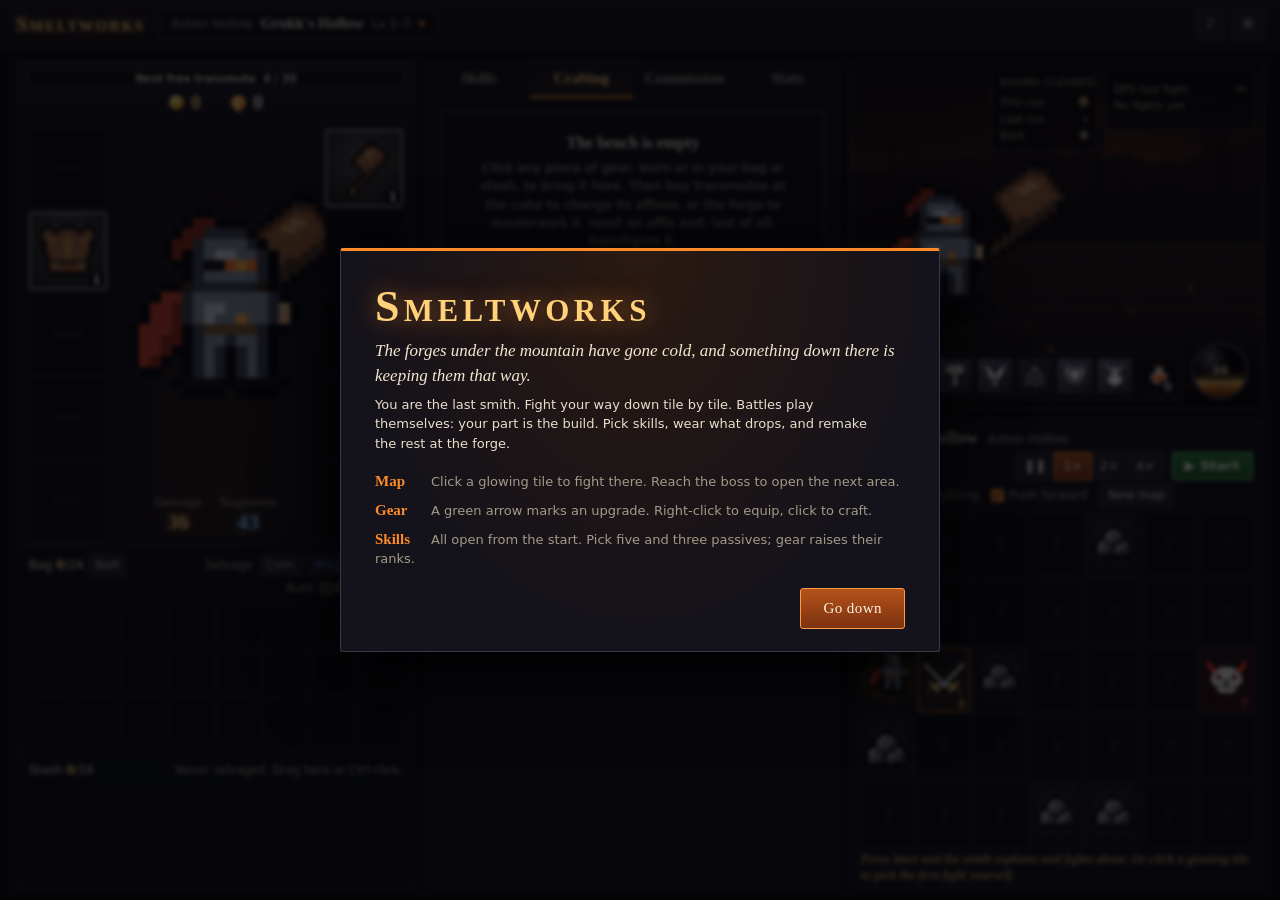
<file: index.html>
<!DOCTYPE html>
<html lang="en">
<head>
<meta charset="UTF-8">
<meta name="viewport" content="width=device-width, initial-scale=1.0">
<title>Smeltworks</title>
<link rel="stylesheet" href="css/game.css">
</head>
<body>
<div id="app">
  <header id="top">
    <div class="brand">Smeltworks</div>
    <button id="btn-travel" class="where" title="Choose where to fight">
      <span id="where-act"></span><b id="where-area"></b><span id="where-lvl"></span>
    </button>
    <div class="ctl">
      <button id="btn-sound" class="icon" title="Sound">♪</button>
      <button id="btn-menu" class="icon" title="Settings">⚙</button>
    </div>
  </header>

  <main id="main">
    <aside id="craft">
      <nav id="tabs">
        <button data-tab="skills">Skills<i id="pts-badge"></i></button>
        <button data-tab="craft" class="on">Crafting</button>
        <button data-tab="commission">Commission</button>
        <button data-tab="stats">Stats</button>
      </nav>
      <div id="panel">
        <div id="tab-skills" class="tab hidden"></div>
        <div id="tab-craft" class="tab"></div>
        <div id="tab-commission" class="tab hidden"></div>
        <div id="tab-stats" class="tab hidden"><h4 class="sect">Your smith</h4><div id="gear-stats"></div></div>
      </div>
    </aside>

    <section id="char">
      <div class="purse" id="purse">
        <div id="purse-pops"></div>
        <div id="xprow">
          <div id="xpbar" data-tip="Clearing rooms fills this bar: a room is worth the same however many monsters are in it, an elite room more and a boss most. When it is full, your next kill gives a free transmute to one piece you are wearing that has no offer waiting: it sparkles, and you reveal its three options on the bench. The bar holds one at a time, and a piece never has more than one waiting. Monsters well below your gear level fill it more slowly, and those 13 levels below not at all."><i></i><span></span></div>
          <button id="xpfree" class="hidden" data-tip="Free transmutes waiting on your gear. Click to put the next sparkling piece on the bench and see its three offers."></button>
        </div>
        <span class="cur gold" data-tip="Gold. Dropped by everything. Pays for commissions, rerolling an affix and transfiguring."><i></i><b id="cur-gold">0</b></span>
        <span class="cur dust" data-tip="Ember dust, the one crafting material. From salvaging any gear (more from better pieces), from elites and bosses, and now and then from ordinary monsters. Masterworking and transmutes are paid in it. Rerolling an affix and transfiguring cost gold only."><i></i><b id="cur-dust">0</b></span>
      </div>
      <div id="tab-gear"></div>
      <div id="bagwrap">
        <div id="baghead"></div>
        <div id="bag"></div>
      </div>
      <div id="stashwrap">
        <div id="stashhead"></div>
        <div id="stash"></div>
      </div>
    </section>

    <section id="combat">
      <div id="arena">
        <div id="cooldown"></div>
        <canvas id="cv"></canvas>
        <div id="banner"></div>
        <div id="victory" class="hidden"></div>
        <div id="feed"></div>
        <div id="bossbar" class="hidden"><div class="bb-name"></div><div class="bb-bar"><i></i><em></em></div><div class="bb-tags"></div></div>
        <div id="hud">
          <div class="orb hp" id="orb-hp" data-tip="Life. It does not refill after a battle: you start the next fight with what you have left. Walking brings a little back, a shrine restores it all, and so does a fall or a new map."><i></i><u></u><span></span></div>
          <div id="bar"></div>
          <div class="orb heat" id="orb-heat" data-tip="Heat. Basic skills build it, Core skills spend it."><i></i><span></span></div>
        </div>
        <div id="buffs"></div>
        <div id="depth" data-tip="How far you get on this level, counted in rooms cleared: fights, chests and shrines alike. Shown for the run you are on, the last run you finished, and the most you have cleared in one run here."></div>
        <div id="meter" data-tip="Measured damage per second while enemies are alive, and where it came from over your last ten fights. Overkill is not counted."></div>
      </div>
      <div id="mapwrap">
        <div id="mapbar">
          <div class="map-title"><b id="map-name"></b><span id="map-sub"></span></div>
          <div class="map-ctl">
            <div class="seg" id="speed">
              <button data-speed="0" title="Pause (Space)">❚❚</button>
              <button data-speed="1">1×</button>
              <button data-speed="2">2×</button>
              <button data-speed="4">4×</button>
            </div>
            <button id="btn-auto" class="toggle" title="Explore and fight without waiting for you (A)">Auto</button>
          </div>
          <div class="map-opts">
            <label class="chk" data-tip="Clear every room before the boss. More loot and dust; turn it off to head straight for the boss."><input type="checkbox" id="opt-full"><span>Clear everything</span></label>
            <label class="chk" data-tip="When Auto beats a level's boss: push on to the furthest level you have unlocked, or run this one again."><input type="checkbox" id="opt-advance"><span>Push forward</span></label>
            <button id="btn-route" class="small hidden" data-tip="Forget the route you have clicked. A room the smith is already heading for stays.">Clear route</button>
            <button id="btn-restart" class="small" data-tip="Abandon this map and start the area again with a new layout.">New map</button>
          </div>
        </div>
        <div id="map"></div>
        <div id="hint"></div>
      </div>
    </section>
  </main>
</div>

<div id="tooltip" class="hidden"></div>
<div id="tooltip2" class="hidden"></div>
<div id="modal" class="hidden"><div id="modal-box"></div></div>
<div id="toasts"></div>

<script src="js/data.js"></script>
<script src="js/items.js"></script>
<script src="js/hero.js"></script>
<script src="js/combat.js"></script>
<script src="js/game.js"></script>
<script src="js/telemetry.js"></script>
<script src="js/sprites.js"></script>
<script src="js/audio.js"></script>
<script src="js/fx.js"></script>
<script src="js/ui.js"></script>
<script src="js/main.js"></script>
</body>
</html>
</file>
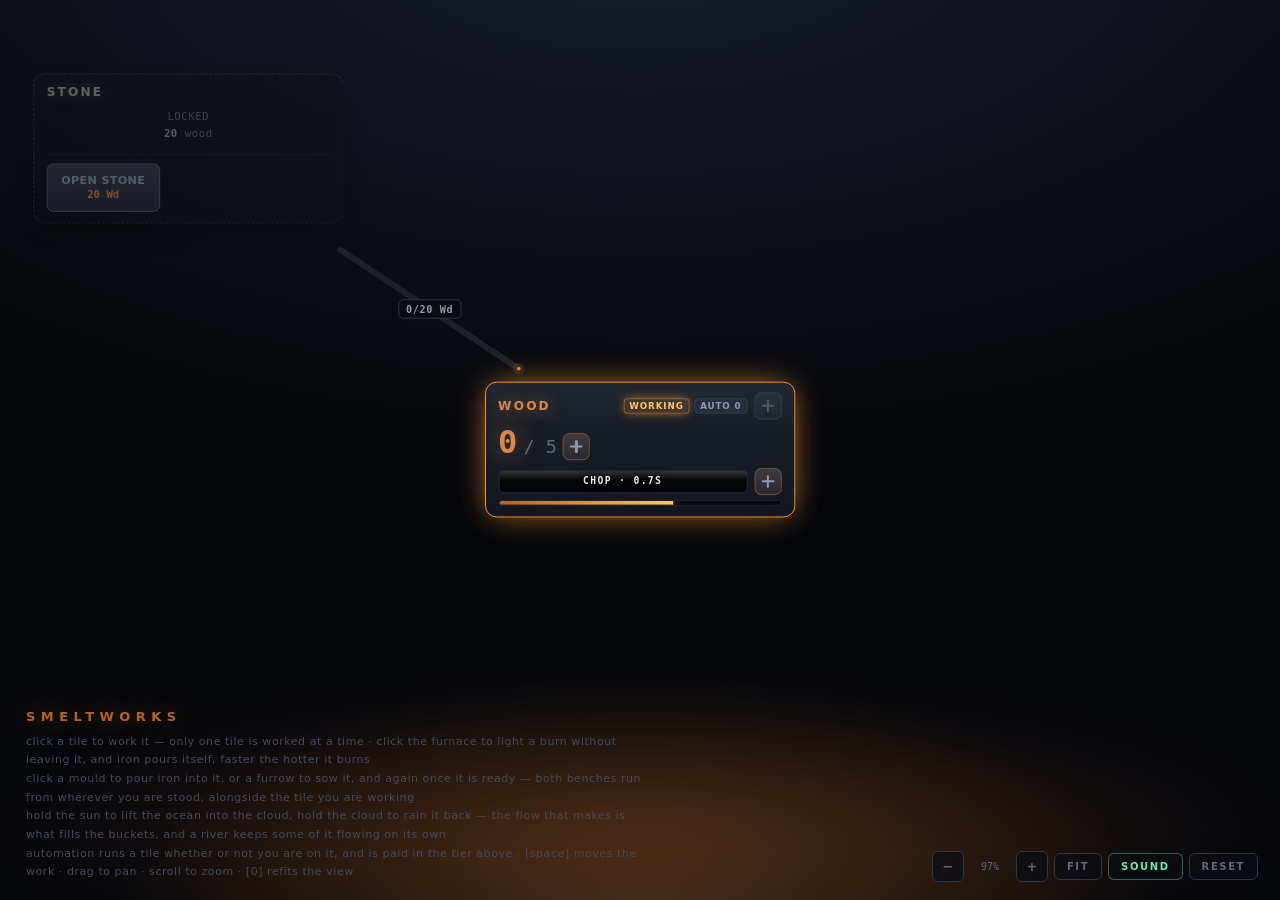
<file: legacy/index.html>
<!DOCTYPE html>
<html lang="en">
<head>
<meta charset="utf-8">
<meta name="viewport" content="width=device-width,initial-scale=1">
<title>Smeltworks</title>
<style>
  :root {
    --bg: #07080c;
    --panel2: #1d222e;
    --panel3: #262c3b;
    --line: #2f3648;
    --line2: #3d465c;
    --text: #e6ebf5;
    --dim: #939bad;
    --dimmer: #626a7d;
    --ember: #ff9a3c;
    --ember-hot: #ffc76b;
    --ember-dim: #b3641f;
    --good: #6ee7a8;
    --bad: #ef6b6b;
    --font: 'Segoe UI', system-ui, -apple-system, sans-serif;
    --mono: 'Cascadia Mono', 'Consolas', monospace;

    /* the world is a fixed-size map now — the camera scales it, not the viewport */
    --bar-w: 320px;
    --amt-size: 33px;
    --ut: 46px;
  }

  * { box-sizing: border-box; }

  html, body {
    margin: 0; height: 100%; overflow: hidden;
    background: var(--bg); color: var(--text);
    font-family: var(--font); font-size: 15px;
    user-select: none; -webkit-user-select: none;
  }

  /* ================= forge (the viewport) ================= */

  #forge {
    position: relative; width: 100%; height: 100%; overflow: hidden;
    cursor: grab; touch-action: none;
    background:
      radial-gradient(60% 40% at 50% 102%, rgba(255,154,60,.20), transparent 68%),
      radial-gradient(110% 80% at 50% -10%, #191e2b, var(--bg) 72%);
  }
  #forge.grabbing { cursor: grabbing; }
  #forge::after {
    content: ''; position: absolute; left: -20%; right: -20%; bottom: -12%; height: 40%;
    background: radial-gradient(closest-side, rgba(255,120,30,.18), transparent 72%);
    filter: blur(26px); animation: haze 7s ease-in-out infinite; pointer-events: none;
  }
  @keyframes haze {
    0%,100% { transform: scaleY(1) translateY(0); opacity: .75; }
    50%     { transform: scaleY(1.22) translateY(-10px); opacity: 1; }
  }

  /* ================= world (the pannable, zoomable map) ================= */

  /* No will-change here on purpose: promoting this to a compositor layer makes
     the browser rasterise it once and stretch that bitmap, which is what turns
     every label soft as soon as you zoom in. Letting it repaint keeps text
     crisp at any zoom, and the scene is small enough that it costs nothing. */
  #world {
    position: absolute; left: 0; top: 0;
    transform-origin: 0 0;
  }

  #embers { position: absolute; inset: 0; pointer-events: none; overflow: hidden; }
  .ember {
    position: absolute; bottom: -20px; border-radius: 50%;
    background: var(--ember); filter: blur(1px); animation: emberUp linear infinite;
  }
  @keyframes emberUp {
    0%   { transform: translate(0,0) scale(.5); opacity: 0; }
    12%  { opacity: .85; }
    70%  { opacity: .5; }
    100% { transform: translate(var(--drift), -104vh) scale(1.15); opacity: 0; }
  }

  /* One column, so however many lines the hint wraps to it can never end up
     underneath the title. */
  #corner {
    position: absolute; bottom: 18px; left: 26px; z-index: 3;
    display: flex; flex-direction: column; gap: 9px;
    max-width: min(620px, calc(100% - 320px)); pointer-events: none;
  }
  #title { font-size: 13px; letter-spacing: .42em; text-transform: uppercase; color: var(--dimmer); }
  #title b { color: var(--ember-dim); letter-spacing: .42em; text-shadow: 0 0 22px rgba(255,154,60,.45); }
  #hint { font-size: 11px; color: #454b5b; letter-spacing: .05em; line-height: 1.7; }
  /* on a narrow window the controls win the bottom strip */
  @media (max-width: 720px) { #hint { display: none; } }

  #camui {
    position: absolute; bottom: 18px; right: 22px; z-index: 25;
    display: flex; gap: 6px; align-items: center;
  }
  #camui button {
    font-size: 10px; font-weight: 600; letter-spacing: .16em; text-transform: uppercase;
    background: rgba(10,13,19,.7); border: 1px solid var(--line); color: var(--dimmer);
    border-radius: 6px; padding: 7px 12px; cursor: pointer; font-family: var(--font);
    transition: all .13s;
  }
  #camui button:hover { border-color: var(--line2); color: var(--dim); }
  #camui .zbtn { width: 32px; padding: 7px 0; text-align: center; font-size: 13px; letter-spacing: 0; }
  #camui #zlevel {
    font-family: var(--mono); font-size: 10px; color: var(--dimmer);
    min-width: 40px; text-align: center;
  }
  #camui #btn-reset:hover { border-color: var(--bad); color: var(--bad); }
  #camui #btn-sound.on { color: var(--good); border-color: rgba(110,231,168,.4); }

  /* ================= links — one per unlock ingredient ================= */

  #arc { position: absolute; inset: 0; width: 100%; height: 100%; pointer-events: none; z-index: 1; }
  .lbase { fill: none; stroke: #1c212c; stroke-width: 6; stroke-linecap: round; }
  /* the glow is a fat translucent stroke under the line, not a drop-shadow
     filter — a filter would rasterise the line itself and go soft on zoom */
  .lglow {
    fill: none; stroke: var(--lc); stroke-width: 12; stroke-linecap: round;
    opacity: .13; transition: stroke-dasharray .16s linear;
  }
  .lfill {
    fill: none; stroke: var(--lc); stroke-width: 3.5; stroke-linecap: round;
    transition: stroke-dasharray .16s linear;
  }
  .link.lit .lglow { stroke-width: 20; animation: glowPulse 1.25s ease-in-out infinite; }
  .link.lit .lfill { stroke-width: 5.5; animation: linkPulse 1.25s ease-in-out infinite; }
  @keyframes linkPulse { 0%,100% { opacity: .72; } 50% { opacity: 1; } }
  @keyframes glowPulse { 0%,100% { opacity: .20; } 50% { opacity: .42; } }
  /* a fuel line reads as a flow, not a requirement: dashed rail, thinner core */
  .link.feed .lbase { stroke-dasharray: 11 10; stroke-width: 5; }
  .link.feed .lfill { stroke-width: 3; }
  .link.done { opacity: .3; }
  .link.done .lfill { stroke-width: 2.5; }
  .link.done .lglow { opacity: 0; }
  .link.dormant { opacity: .34; }
  .link.dormant .lglow { opacity: 0; }

  #linklabels { position: absolute; inset: 0; pointer-events: none; z-index: 2; }
  .llabel {
    position: absolute; transform: translate(-50%, -50%);
    font-family: var(--mono); font-size: 10.5px; font-weight: 600; letter-spacing: .06em;
    padding: 3px 7px; border-radius: 5px; white-space: nowrap;
    background: rgba(9,11,16,.92); border: 1px solid var(--line); color: var(--dim);
    transition: opacity .2s;
  }
  .llabel.ready {
    color: #0c0f15; background: var(--lc); border-color: var(--lc);
    box-shadow: 0 0 18px -2px var(--lc); animation: linkPulse 1.25s ease-in-out infinite;
  }
  .llabel.gone { opacity: 0; }

  /* ================= ore tile ================= */

  .ore {
    position: absolute; z-index: 4;
    width: var(--bar-w); transform: translate(-50%, -50%);
    padding: 10px 13px 11px;
    border: 1px solid var(--line); border-radius: 12px;
    background:
      linear-gradient(180deg, rgba(255,255,255,.035), transparent 40%),
      linear-gradient(180deg, #1b2029, #14171f);
    box-shadow: 0 10px 26px -12px #000, inset 0 1px 0 rgba(255,255,255,.05);
    transition: border-color .18s, box-shadow .18s, transform .14s, opacity .25s;
  }
  .ore:not(.run) { opacity: .92; }
  .ore.run { z-index: 5; border-color: color-mix(in srgb, var(--ore) 70%, var(--line)); }
  .ore.locked { opacity: .55; background: #0e1117; border-style: dashed; }
  .ore.ready {
    opacity: .96; border-style: solid; border-color: var(--ore);
    box-shadow: 0 0 34px -10px var(--ore), 0 10px 26px -14px #000;
    animation: readyPulse 1.6s ease-in-out infinite;
  }
  @keyframes readyPulse {
    0%,100% { box-shadow: 0 0 40px -14px var(--ore), 0 14px 30px -14px #000; }
    50%     { box-shadow: 0 0 62px -6px  var(--ore), 0 14px 30px -14px #000; }
  }
  .ore.facility {
    background:
      linear-gradient(180deg, rgba(243,173,85,.12), transparent 45%),
      linear-gradient(180deg, #25201a, #161513);
  }
  .ore.facility.hot {
    border-color: var(--ore);
    box-shadow: 0 0 32px -10px var(--ore), 0 12px 28px -14px #000;
  }
  /* The one tile the worker is stood at. Exactly one card on the board ever
     carries this, so it is the loudest thing on screen that is not a purchase.
     The furnace is never one of them — you trigger it, you do not stand at it. */
  .ore.worked {
    opacity: 1; border-color: var(--ember);
    box-shadow: 0 0 34px -8px var(--ember), 0 12px 28px -14px #000;
    animation: workedPulse 1.9s ease-in-out infinite;
  }
  @keyframes workedPulse {
    0%,100% { box-shadow: 0 0 30px -10px var(--ember), 0 12px 28px -14px #000; }
    50%     { box-shadow: 0 0 52px -4px  var(--ember), 0 12px 28px -14px #000; }
  }
  .tag.work {
    background: rgba(255,154,60,.16); color: var(--ember-hot);
    border-color: rgba(255,154,60,.45); box-shadow: 0 0 12px -3px var(--ember);
  }
  .ore.facility .fill {
    background: linear-gradient(90deg, #48250f, #d96820 55%, #ffd26b);
  }
  /* Feedback is done with light, never with scale. Animating the transform of
     a tile re-rasterises everything inside it, so every pour used to smear the
     readouts for a third of a second. */
  .ore.pop { animation: pop .40s ease-out; }
  @keyframes pop {
    0%   { box-shadow: 0 10px 26px -12px #000, inset 0 1px 0 rgba(255,255,255,.05); }
    26%  { box-shadow: 0 0 40px -6px var(--ore), 0 10px 26px -12px #000,
                       inset 0 1px 0 rgba(255,255,255,.30); }
    100% { box-shadow: 0 10px 26px -12px #000, inset 0 1px 0 rgba(255,255,255,.05); }
  }
  /* a tile arriving on the board for the first time — a one-off entrance, so a
     scale here is fine; it never overlaps anything you're trying to read */
  .ore.appear { animation: appear .55s cubic-bezier(.2,.9,.3,1); }
  @keyframes appear {
    0%   { opacity: 0; transform: translate(-50%,-50%) scale(.84); }
    55%  { opacity: 1; }
    100% { opacity: .92; transform: translate(-50%,-50%) scale(1); }
  }
  /* click acknowledgement: a ring that expands off the edge and fades */
  .ore.hit { animation: hit .34s ease-out; }
  @keyframes hit {
    0%   { box-shadow: 0 0 0 0 color-mix(in srgb, var(--ore) 60%, transparent),
                       0 10px 26px -12px #000; }
    100% { box-shadow: 0 0 0 14px transparent, 0 10px 26px -12px #000; }
  }

  .obody { cursor: pointer; }
  .obody:hover .ore-name { text-shadow: 0 0 22px var(--ore); }
  /* the furnace works this tile, so there is nothing here to press */
  .ore.passive .obody { cursor: inherit; }

  .ore-head { display: flex; align-items: center; gap: 7px; margin-bottom: 7px; }
  .ore-name {
    font-weight: 700; letter-spacing: .18em; text-transform: uppercase;
    color: var(--ore); font-size: 12.5px;
    text-shadow: 0 0 16px color-mix(in srgb, var(--ore) 55%, transparent);
  }
  .ore-tags { margin-left: auto; display: flex; gap: 5px; }
  .tag {
    font-size: 9px; font-weight: 600; letter-spacing: .1em;
    padding: 2px 5px; border-radius: 4px;
    background: #262d3c; color: var(--dim); border: 1px solid #333c4f;
  }
  .tag.on {
    background: rgba(110,231,168,.14); color: var(--good);
    border-color: rgba(110,231,168,.38); box-shadow: 0 0 12px -4px var(--good);
  }
  .tag.cold {
    background: rgba(95,120,160,.14); color: #7f93b4; border-color: rgba(95,120,160,.4);
  }

  .amt { display: flex; align-items: baseline; gap: 7px; margin-bottom: 8px; }
  .amt .cur {
    font-family: var(--mono); font-size: var(--amt-size); font-weight: 700;
    line-height: 1; letter-spacing: -.02em; color: var(--ore);
    text-shadow: 0 0 26px color-mix(in srgb, var(--ore) 60%, transparent);
  }
  /* the capacity figure and the + that raises it read as one unit, set apart
     from the stock figure by the row gap rather than floating between them */
  .capgrp { display: inline-flex; align-items: center; gap: 6px; }
  .amt .capv { font-family: var(--mono); font-size: 19px; color: var(--dimmer); }
  .amt .rate {
    margin-left: auto; font-family: var(--mono); font-size: 12px;
    color: var(--good); text-shadow: 0 0 14px rgba(110,231,168,.45);
  }
  .amt .rate.neg { color: var(--dimmer); text-shadow: none; }

  /* the output bar and the + that widens it share a row */
  .trackrow { display: flex; align-items: center; gap: 7px; }
  .trackrow .track { flex: 1 1 auto; min-width: 0; }
  /* the number flashes white rather than growing — a scale or a filter on text
     is the single worst offender for blur inside a zoomed layer */
  .cur.tick { animation: tick .34s ease-out; }
  @keyframes tick {
    0%   { color: var(--ore); text-shadow: 0 0 26px color-mix(in srgb, var(--ore) 60%, transparent); }
    20%  { color: #fff;       text-shadow: 0 0 12px #fff, 0 0 38px var(--ore); }
    100% { color: var(--ore); text-shadow: 0 0 26px color-mix(in srgb, var(--ore) 60%, transparent); }
  }
  .ore.full .cur { color: var(--ember-hot); animation: fullPulse 1.1s ease-in-out infinite; }
  @keyframes fullPulse { 0%,100% { opacity: 1; } 50% { opacity: .55; } }

  /* the stock bar */
  .track {
    position: relative; height: 24px; border-radius: 5px;
    background: #06070a; border: 1px solid #262d3c; overflow: hidden;
    box-shadow: inset 0 2px 7px rgba(0,0,0,.85);
  }
  .fill {
    position: absolute; inset: 0 auto 0 0; width: 0%;
    background:
      linear-gradient(100deg,
        color-mix(in srgb, var(--ore) 30%, #000) 0%, var(--ore) 42%,
        color-mix(in srgb, var(--ore) 55%, #fff) 52%, var(--ore) 62%,
        color-mix(in srgb, var(--ore) 30%, #000) 100%);
    background-size: 260% 100%; animation: molten 3.4s linear infinite;
    box-shadow: 0 0 18px -3px var(--ore); transition: width .14s linear;
  }
  @keyframes molten { from { background-position: 160% 0; } to { background-position: -100% 0; } }
  .gloss {
    position: absolute; inset: 0 0 auto 0; height: 45%;
    background: linear-gradient(180deg, rgba(255,255,255,.20), transparent); pointer-events: none;
  }
  .tstatus {
    position: absolute; inset: 0; display: flex; align-items: center; justify-content: center;
    font-family: var(--mono); font-size: 10px; font-weight: 700; letter-spacing: .14em;
    color: rgba(255,255,255,.92); text-shadow: 0 1px 5px #000, 0 0 12px #000;
    pointer-events: none; opacity: .62; transition: opacity .2s;
  }
  .obody:hover .tstatus, .ore.run .tstatus { opacity: 1; }
  .tstatus.go { color: var(--ember-hot); animation: fullPulse 1.3s ease-in-out infinite; }
  .tstatus.cold { color: #8fa6c8; }

  /* the work cycle — its own rail UNDER the stock bar, never overlapping it */
  .cycbar {
    height: 6px; margin-top: 5px; border-radius: 3px; overflow: hidden;
    background: #06070a; border: 1px solid #1f2532;
  }
  .cyc {
    height: 100%; width: 0%;
    background: linear-gradient(90deg, var(--ember-dim), var(--ember-hot));
    box-shadow: 0 0 10px var(--ember);
    opacity: 0; transition: opacity .2s;
  }
  .cyc.on { opacity: 1; }
  /* heat going in reads hotter than the wait that follows it */
  .cyc.burn {
    background: linear-gradient(90deg, #d96820, #fff0c0);
    box-shadow: 0 0 14px var(--ember-hot);
  }
  .cyc.cool {
    background: linear-gradient(90deg, #2b3546, #55627d);
    box-shadow: none;
  }

  /* ---- the casting bench: a row of moulds, each on its own timer ----
     These are the only controls on the board that are NOT the worked tile:
     you press a mould directly, from wherever the worker happens to be stood. */
  .mrow { display: flex; align-items: center; gap: 7px; margin-top: 7px; }
  .moulds { flex: 1 1 auto; min-width: 0; display: flex; flex-wrap: wrap; gap: 5px; }
  .mould {
    flex: 1 1 26px; min-width: 26px; height: 30px; padding: 0;
    position: relative; overflow: hidden;
    border: 1px solid #2b3242; border-radius: 6px;
    background: linear-gradient(180deg, #0f1219, #080a0f);
    box-shadow: inset 0 2px 6px rgba(0,0,0,.8);
    cursor: pointer; font-family: var(--mono);
    transition: border-color .14s, box-shadow .14s, opacity .14s, transform .1s;
  }
  /* the cooling bar drains right to left; the hot layer fades out over it, so a
     mould goes orange -> grey as it sets, without animating any transform */
  .mcool { position: absolute; inset: 0 auto 0 0; width: 0%;
           background: linear-gradient(180deg, #46536b, #2b3546);
           transition: width .12s linear; }
  .mhot { position: absolute; inset: 0;
          background: linear-gradient(180deg, #ffb457, #d1610f);
          box-shadow: 0 0 12px var(--ember); transition: opacity .12s linear; }
  .msym {
    position: absolute; inset: 0; z-index: 2;
    display: flex; align-items: center; justify-content: center;
    font-size: 8.5px; font-weight: 700; letter-spacing: .06em;
    color: var(--dimmer); text-shadow: 0 1px 3px #000;
  }
  .mould.empty:hover { border-color: var(--ore); box-shadow: 0 0 14px -5px var(--ore); }
  .mould.empty:hover .msym { color: var(--ore); }
  .mould.empty.no { opacity: .38; cursor: default; }
  .mould.cool { cursor: default; border-color: #3d4557; }
  .mould.cool .msym { color: #f0e0c8; }
  .mould.ready {
    border-color: var(--ore);
    background: linear-gradient(180deg,
      color-mix(in srgb, var(--ore) 62%, #000),
      color-mix(in srgb, var(--ore) 26%, #000));
    animation: mready 1.2s ease-in-out infinite;
  }
  .mould.ready .msym { color: #10131a; text-shadow: none; }
  .mould.ready.no { animation: none; opacity: .55; cursor: default; }
  @keyframes mready {
    0%,100% { box-shadow: 0 0 12px -5px var(--ore), inset 0 1px 0 rgba(255,255,255,.22); }
    50%     { box-shadow: 0 0 24px -2px var(--ore), inset 0 1px 0 rgba(255,255,255,.34); }
  }
  .mould:active:not(.cool):not(.no) { transform: scale(.94); }
  /* a furrow runs the same timer as a mould, but nothing in it is molten —
     green going in, green coming out */
  .mould.crop .mhot { background: linear-gradient(180deg, #8fd45f, #3f7a2a);
                      box-shadow: 0 0 12px rgba(143,191,106,.5); }
  .mould.crop .mcool { background: linear-gradient(180deg, #3b4a33, #232d1f); }
  .mould.crop.cool .msym { color: #dcecc9; }

  /* ---- buckets: a mould that fills from the left with water and then just
     sits there, full, waiting for whatever wants water ---- */
  .mould.bucket { cursor: default; }
  .mould.bucket .mcool { background: linear-gradient(180deg, #3aa7d6, #1f5f86);
                         box-shadow: 0 0 10px rgba(95,183,224,.45); }
  .mould.bucket .mhot { display: none; }
  .mould.bucket .msym { color: #dff3fb; }
  .mould.bucket.full { border-color: var(--ore); animation: mready 1.6s ease-in-out infinite; }
  .mould.bucket.full .msym { color: #10131a; }
  .mould.bucket.still .msym { color: var(--dimmer); }

  /* ---- the water: sun, cloud and ocean on one card ---- */
  .ore.water {
    background:
      linear-gradient(180deg, rgba(95,183,224,.12), transparent 45%),
      linear-gradient(180deg, #171f2b, #10141c);
  }
  .ore.water.hot { border-color: var(--ore); box-shadow: 0 0 32px -10px var(--ore), 0 12px 28px -14px #000; }
  .ore.water .fill { background: linear-gradient(90deg, #1f5f86, #5fb7e0 60%, #bfe9fb); }
  /* the river's floor, marked on the flow bar */
  .floormark {
    position: absolute; top: 0; bottom: 0; left: 0; width: 2px; z-index: 2;
    background: #ffd27a; box-shadow: 0 0 8px #ffd27a; opacity: .9; display: none;
    transition: left .18s linear;
  }
  .wrow { display: flex; gap: 6px; margin-top: 7px; }
  .wbtn {
    flex: 1 1 0; position: relative; overflow: hidden; height: 46px; padding: 0;
    border: 1px solid #2b3242; border-radius: 8px;
    background: linear-gradient(180deg, #0f1219, #080a0f);
    box-shadow: inset 0 2px 6px rgba(0,0,0,.8);
    cursor: pointer; font-family: var(--mono); color: var(--dim); touch-action: none;
    transition: border-color .14s, box-shadow .14s, opacity .14s;
  }
  .wbtn .wfill { position: absolute; left: 0; right: 0; bottom: 0; height: 0%; transition: height .12s linear; }
  .wbtn.sun .wfill   { background: linear-gradient(180deg, #ffd27a, #c47a1a); opacity: .55; }
  .wbtn.cloud .wfill { background: linear-gradient(180deg, #c9d6e6, #6f8199); opacity: .8; }
  .wbtn .wtxt {
    position: relative; z-index: 2; height: 100%;
    display: flex; flex-direction: column; align-items: center; justify-content: center; gap: 3px;
    font-size: 8.5px; letter-spacing: .12em; font-weight: 700; text-shadow: 0 1px 3px #000;
  }
  .wbtn .wsym { font-size: 17px; line-height: 1; }
  .wbtn:hover:not(.dry) { border-color: var(--ore); }
  .wbtn.held { border-color: var(--ore); box-shadow: 0 0 18px -3px var(--ore), inset 0 2px 6px rgba(0,0,0,.8); color: #fff; }
  .wbtn.held .wtxt { animation: fullPulse 1s ease-in-out infinite; }
  .wbtn.dry { opacity: .42; cursor: default; }
  .ocean {
    position: relative; height: 13px; margin-top: 6px; border-radius: 4px; overflow: hidden;
    background: #06070a; border: 1px solid #1f2532;
  }
  .ocean .ofill {
    position: absolute; inset: 0 auto 0 0; width: 0%;
    background: linear-gradient(90deg, #1f5f86, #5fb7e0);
    box-shadow: 0 0 10px rgba(95,183,224,.5); transition: width .12s linear;
  }
  .ocean .olab {
    position: absolute; inset: 0; display: flex; align-items: center; justify-content: center;
    font-family: var(--mono); font-size: 8.5px; font-weight: 700; letter-spacing: .14em;
    color: #dff3fb; text-shadow: 0 1px 3px #000;
  }

  .lockmsg {
    font-family: var(--mono); font-size: 11px; color: var(--dimmer);
    text-align: center; letter-spacing: .05em; line-height: 1.65; padding: 3px 0 1px;
  }
  .lockmsg b { color: var(--dim); font-weight: 600; }

  .float {
    position: absolute; z-index: 30; pointer-events: none;
    font-family: var(--mono); font-size: 22px; font-weight: 700;
    text-shadow: 0 0 20px currentColor, 0 2px 6px #000;
    animation: rise 1.05s cubic-bezier(.2,.7,.3,1) forwards;
  }
  @keyframes rise {
    0%   { opacity: 0; transform: translate(-50%, 6px)   scale(.7); }
    18%  { opacity: 1; transform: translate(-50%, -6px)  scale(1.14); }
    100% { opacity: 0; transform: translate(-50%, -74px) scale(1); }
  }

  /* ========== upgrades ==========
     Each one sits on the card next to what it changes. The bottom strip is
     kept clear for whatever comes next, and only a locked card uses it. */

  .ustrip {
    display: flex; flex-wrap: wrap; gap: 4px;
    margin-top: 9px; padding-top: 9px;
    border-top: 1px solid rgba(255,255,255,.06);
  }

  .uslot { display: inline-flex; align-items: center; flex: none; }

  /* a full-width button whose face is a line of text */
  .utext {
    --uc: var(--line2);
    position: relative; display: block; width: 100%;
    padding: 8px 12px; margin: 0;
    border: 1px solid color-mix(in srgb, var(--uc) 42%, var(--line));
    border-radius: 8px;
    background:
      linear-gradient(180deg,
        color-mix(in srgb, var(--uc) 15%, var(--panel3)),
        color-mix(in srgb, var(--uc) 7%,  var(--panel2)));
    text-align: left; font-family: var(--mono);
    font-size: 11px; letter-spacing: .04em; line-height: 1.2;
    color: var(--dim); cursor: pointer;
    transition: border-color .13s, box-shadow .13s, color .13s, opacity .13s, transform .1s;
  }
  .ulabel { position: relative; z-index: 2; }
  .utext.can {
    border-color: var(--uc); color: color-mix(in srgb, var(--uc) 78%, #fff);
    box-shadow: 0 0 15px -3px var(--uc), inset 0 0 14px -9px var(--uc);
  }
  .utext:hover:not(.max) {
    border-color: var(--uc); color: color-mix(in srgb, var(--uc) 78%, #fff);
    box-shadow: 0 0 20px -4px var(--uc);
  }
  .utext:active:not(.max) { transform: scale(.985); }
  .utext.gated { opacity: .45; }
  .utext.max { opacity: .35; cursor: default; border-style: dashed; }

  /* the compact + button */
  .ubtn {
    --uc: var(--line2);
    position: relative; flex: none;
    width: 28px; height: 28px; padding: 0;
    border: 1px solid color-mix(in srgb, var(--uc) 42%, var(--line));
    border-radius: 7px;
    background:
      linear-gradient(180deg,
        color-mix(in srgb, var(--uc) 15%, var(--panel3)),
        color-mix(in srgb, var(--uc) 7%,  var(--panel2)));
    color: var(--dim); cursor: pointer; font-family: var(--font);
    transition: border-color .13s, box-shadow .13s, color .13s, opacity .13s, transform .1s;
  }
  /* two bars rather than a glyph: a typed "+" sits off-centre in its em box,
     and no font metric can be trusted to centre it in a 28px square */
  .uplus { position: absolute; inset: 0; z-index: 2; }
  .uplus::before, .uplus::after {
    content: ''; position: absolute; left: 50%; top: 50%;
    background: currentColor; border-radius: 1px;
    transform: translate(-50%, -50%);
  }
  .uplus::before { width: 13px; height: 2.5px; }
  .uplus::after  { width: 2.5px; height: 13px; }

  /* cost progress runs right around the button, so the glow closes on all four
     sides instead of stopping at the top and bottom rails */
  .uring { position: absolute; inset: 0; width: 100%; height: 100%; overflow: visible;
           pointer-events: none; z-index: 3; }
  /* No stroke-dasharray here: a CSS rule outranks a presentation attribute, so
     declaring it would pin the ring at its initial value and nothing painted
     per-frame could ever move it. The dash is set as an inline style instead.
     Butt caps, not round — a round cap on a zero-length dash paints a dot. */
  .uringbar {
    fill: none; stroke: var(--uc); stroke-width: 2; stroke-linecap: butt;
    transition: stroke-dasharray .18s linear;
  }
  .ubtn.can .uringbar { stroke-width: 2.5; }

  .ubtn.can {
    border-color: var(--uc);
    color: color-mix(in srgb, var(--uc) 72%, #fff);
    box-shadow: 0 0 15px -3px var(--uc), inset 0 0 12px -8px var(--uc);
  }
  .ubtn:hover:not(.max) {
    border-color: var(--uc); color: color-mix(in srgb, var(--uc) 72%, #fff);
    box-shadow: 0 0 20px -4px var(--uc);
  }
  .ubtn:active:not(.max) { transform: scale(.9); }
  .ubtn.gated { opacity: .45; }
  .ubtn.max { opacity: .3; cursor: default; border-style: dashed; }
  .ubtn.max .uringbar, .utext.max .uringbar { display: none; }
  /* --uc is the colour of the resource this upgrade is priced in */
  .utile {
    --uc: var(--line2);
    position: relative; flex: none;
    width: var(--ut); min-height: 50px; padding: 4px 3px 3px;
    border: 1px solid color-mix(in srgb, var(--uc) 45%, var(--line));
    border-radius: 7px;
    background:
      linear-gradient(180deg,
        color-mix(in srgb, var(--uc) 15%, var(--panel3)),
        color-mix(in srgb, var(--uc) 7%,  var(--panel2)));
    color: var(--dim); cursor: pointer; font-family: var(--font);
    display: flex; flex-direction: column; align-items: center; justify-content: center; gap: 3px;
    transition: border-color .13s, transform .1s, box-shadow .13s, color .13s, opacity .13s;
  }
  .utile.wide { width: auto; padding: 6px 14px 5px; }
  .usym {
    position: relative; z-index: 2;
    font-size: 11.5px; font-weight: 800; letter-spacing: .03em; line-height: 1;
  }
  .ucost {
    position: relative; z-index: 2;
    font-family: var(--mono); font-size: 10.5px; font-weight: 700; line-height: 1;
    color: var(--pricec, var(--dimmer)); white-space: nowrap;
  }
  .utile.wide .ucost { font-size: 11px; display: flex; gap: 8px; }
  /* how many times this has been bought — always shown, starts at 0 */
  .ulv {
    position: relative; z-index: 2;
    font-family: var(--mono); font-size: 9.5px; font-weight: 700; line-height: 1;
    color: var(--dimmer); padding: 1px 5px; border-radius: 3px;
    background: rgba(0,0,0,.35); min-width: 18px; text-align: center;
  }
  .utile.owned .ulv { color: var(--good); }

  /* progress runs along the EDGES only — top and bottom rails, left to right */
  .uprog { position: absolute; inset: 0; pointer-events: none; z-index: 3; }
  .uprog::before, .uprog::after {
    content: ''; position: absolute; left: 0; height: 2px; width: var(--p, 0%);
    background: var(--uc); box-shadow: 0 0 7px var(--uc);
    border-radius: 2px; transition: width .18s linear;
  }
  .uprog::before { top: -1px; }
  .uprog::after  { bottom: -1px; }

  .utile.can {
    border-color: var(--uc);
    color: color-mix(in srgb, var(--uc) 70%, #fff);
    box-shadow: 0 0 15px -3px var(--uc);
  }
  .utile.gated { opacity: .5; }
  .utile:hover:not(.max):not(.owned) {
    transform: translateY(-2px);
    border-color: var(--uc); color: color-mix(in srgb, var(--uc) 70%, #fff);
    box-shadow: 0 8px 16px -8px #000, 0 0 20px -5px var(--uc);
  }
  .utile:active:not(.max):not(.owned) { transform: translateY(0) scale(.94); }
  .utile.owned {
    border-color: rgba(110,231,168,.42); background: rgba(110,231,168,.08);
    color: var(--good); cursor: default;
  }
  .utile.max { opacity: .38; cursor: default; border-style: dashed; }

  /* shared hover card, parked in the viewport so no tile can clip it and
     zooming never distorts it */
  #upop {
    position: absolute; z-index: 40; width: 300px; pointer-events: none;
    padding: 15px 17px; border-radius: 12px;
    background: rgba(9,12,18,.975);
    -webkit-backdrop-filter: blur(10px); backdrop-filter: blur(10px);
    border: 1px solid var(--line2); box-shadow: 0 22px 50px -18px #000;
    opacity: 0; transition: opacity .12s;
  }
  #upop.show { opacity: 1; }
  #upop .pt { font-size: 18px; font-weight: 700; letter-spacing: .01em; line-height: 1.25; }
  #upop .pe { font-size: 15.5px; color: var(--text); margin-top: 9px; line-height: 1.5; }
  #upop .pe em { color: var(--ember); font-style: normal; font-weight: 700; }
  #upop .pe b { color: var(--ember-hot); font-weight: 700; }
  #upop .pd { font-size: 13.5px; color: var(--dim); margin-top: 9px; line-height: 1.45; }
  #upop .pc { display: flex; flex-wrap: wrap; gap: 7px; margin-top: 13px; font-family: var(--mono); font-size: 14px; }
  #upop .pc span {
    padding: 5px 10px; border-radius: 6px; border: 1px solid transparent;
    display: inline-flex; align-items: center; gap: 7px; font-weight: 600;
  }
  #upop .pc span::before {
    content: ''; width: 8px; height: 8px; border-radius: 50%;
    background: var(--c); box-shadow: 0 0 7px var(--c);
  }
  #upop .pc span.ok    { color: var(--text); background: #10141c; border-color: var(--line); }
  #upop .pc span.short { color: var(--bad); background: rgba(239,107,107,.10); border-color: rgba(239,107,107,.32); }
</style>
</head>
<body>
<div id="forge">
  <div id="embers"></div>
  <div id="world">
    <svg id="arc"></svg>
    <div id="linklabels"></div>
  </div>
  <div id="corner">
    <div id="title"><b>SMELTWORKS</b></div>
    <div id="hint">
      click a tile to work it &mdash; only one tile is worked at a time &middot; click the furnace to light a
      burn without leaving it, and iron pours itself, faster the hotter it burns<br>
      click a mould to pour iron into it, or a furrow to sow it, and again once it is ready &mdash; both
      benches run from wherever you are stood, alongside the tile you are working<br>
      hold the sun to lift the ocean into the cloud, hold the cloud to rain it back &mdash; the flow that makes
      is what fills the buckets, and a river keeps some of it flowing on its own<br>
      automation runs a tile whether or not you are on it, and is paid in the tier above &middot;
      [space] moves the work &middot; drag to pan &middot; scroll to zoom &middot; [0] refits the view
    </div>
  </div>
  <div id="camui">
    <button class="zbtn" id="cam-out" title="zoom out">&minus;</button>
    <span id="zlevel">100%</span>
    <button class="zbtn" id="cam-in" title="zoom in">+</button>
    <button id="cam-fit">fit</button>
    <button id="btn-sound" title="toggle sound">sound</button>
    <button id="btn-reset">reset</button>
  </div>
  <div id="upop"></div>
</div>

<script>
'use strict';

/* =========================================================================
   RESOURCE DEFINITIONS
        ___    ___
         ___  ___
           ___
   Wood -> Stone -> [Furnace] -> Iron -> [Moulds] -> [Plow Field].
   Every bar starts at 0/5 — capacity is the first thing you ever buy.
   ========================================================================= */

const BASE_CAP = 5;

const FURNACE_ID           = 'furnace';
const FURNACE_HEAT_MAX     = 100;
const FURNACE_STOKE_COST   = 5;     // wood per stoke
const FURNACE_HEAT_GAIN    = 25;    // total heat one burn delivers
const FURNACE_BURN_TIME    = 4.0;   // seconds the burn takes to deliver it
const FURNACE_COOLDOWN     = 14.0;  // base seconds of cooldown once the burn ends
const FURNACE_IDLE_COOL    = 0.20;  // flat heat lost per second
const SMELT_HEAT_DRAIN     = 0.30;  // extra heat per second while the furnace is smelting
const HEAT_SMELT_RATE      = 0.80;  // ingots per second at full heat

/* Losses also rise with temperature, the way a real hot thing sheds heat
   faster than a warm one. That is what stops heat climbing for ever: a stoke
   delivers a fixed 25°, so each Bellows level settles at the temperature where
   its cycle's losses finally cancel that out. Base holds ~22°, maxed ~100°. */
const HEAT_LOSS_K          = 0.0405;  // extra loss per second, per degree held

const BELLOWS_STEP         = 0.80;  // each level multiplies the cooldown
const STOKER_STEP          = 0.85;  // and so does each Stoker level, by 15%
const BELLOWS_FLOOR        = 1.5;   // and never takes it below this

/* ---- the casting bench ----
   Moulds are the one tile that is not "worked": each mould is its own little
   machine you press directly, so the bench runs alongside whatever the worker
   is doing rather than competing with it for the one pair of hands. */
const MOULD_FILL_COST      = 3;     // iron poured into one mould
const MOULD_COOL_TIME      = 8;     // seconds it takes to set
const MOULD_AUTO_INTERVAL  = 4;     // seconds per automated action at level 1
const MOULD_BASE           = 3;     // moulds on the bench before any upgrade
const MOULD_PER_LEVEL      = 1;     // More Moulds adds this many each level

/* ---- the plow field ----
   A furrow is the same little machine as a mould, with the pour taken out:
   sowing costs only the labour of the click, and what comes back is grain. */
const FURROW_GROW_TIME     = 12;    // seconds a sown furrow takes to ripen
const FURROW_BASE          = 3;     // furrows before any upgrade
const FURROW_PER_LEVEL     = 1;

/* ---- water ----
   A fixed hundred units of water are split between the cloud and the ocean.
   Holding the sun lifts ocean into cloud; holding the cloud rains it back. Every
   unit moved counts toward the FLOW, measured over the last few seconds, and
   flow is what fills the buckets. A river guarantees a floor under it. */
const WATER_TOTAL          = 100;   // units in the cycle, cloud + ocean
const CYCLE_RATE           = 10;    // units moved per second while a hold is down
const FLOW_WINDOW          = 10;    // seconds the flow readout looks back over
const FLOW_MAX             = CYCLE_RATE;   // what a perfectly worked cycle reads
const BUCKET_SIZE          = 100;   // units of fill in a full bucket
const BUCKET_FILL_K        = 0.8;   // fill per second, per unit of flow — 25s at half flow
const BUCKET_MAX           = 8;
const RIVER_FLOOR_STEP     = 1.2;   // flow the river guarantees, per level
const RIVER_MAX            = 6;
/* what a River level asks: the flow it needs to see right now, the flow it
   spends out of the last window, and the stone it is built from */
function riverGate(lvl)  { return 2 + 1.5 * lvl; }
function riverSpend(lvl) { return 20 + 10 * lvl; }
function riverStone(lvl) { return Math.floor(25 * Math.pow(1.6, lvl)); }
function riverFloor(lvl) { lvl = lvl ?? S.ores.water.lvl.river; return RIVER_FLOOR_STEP * lvl; }
/* the next bucket, priced in bars — 2, 3, 4, 6, 10, 15, 22, 34 */
function bucketCost(n) { n = n ?? S.ores.buckets.buckets.length; return Math.max(1, Math.floor(2 * Math.pow(1.5, n))); }

/* Both benches run on the same plot machinery; these say which numbers and
   words a given one uses, so there is one implementation rather than two. */
function isBench(id)   { const d = BY_ID[id]; return !!d && (d.casting || d.farming); }
function plotCount(id, lvl) {
  const d = BY_ID[id];
  if (!isBench(id)) return 0;
  lvl = lvl ?? S.ores[id].lvl.mould;
  return d.farming ? FURROW_BASE + FURROW_PER_LEVEL * lvl : MOULD_BASE + MOULD_PER_LEVEL * lvl;
}
function plotTime(id)  { return BY_ID[id].farming ? FURROW_GROW_TIME : MOULD_COOL_TIME; }
/* what one plot costs to start — the field asks for nothing but the click */
function plotCost(id)  { return BY_ID[id].farming ? null : { iron: MOULD_FILL_COST }; }
function plotWords(id) {
  return BY_ID[id].farming
    ? { unit:'furrow', start:'SOW', startVerb:'sow it', busy:'growing', done:'ripe', take:'reap' }
    : { unit:'mould',  start:MOULD_FILL_COST + 'Fe', startVerb:`pour ${MOULD_FILL_COST} iron in`,
        busy:'setting', done:'set', take:'take out' };
}

const ORES = [
  { id:'wood',       name:'Wood',       sym:'Wd', color:'#d68a4c', tier:1,
    unit:'logs',   verb:'CHOP',   yield:1, time:1800, unlock:null },
  { id:'stone',      name:'Stone',      sym:'St', color:'#a9a49b', tier:2,
    unit:'blocks', verb:'QUARRY', yield:1, time:2600, unlock:{ wood:20 } },
  { id:'furnace',    name:'Furnace',    sym:'Fu', color:'#f3ad55', facility:true,
    unlock:{ stone:20 } },
  /* Iron costs nothing: building the furnace opens it in the same commit, so
     it arrives with the thing that pours it. `opensWith` keeps it off the
     board until then — it has no unlock cost to show on a locked card. */
  { id:'iron',       name:'Iron',       sym:'Fe', color:'#c3d2e6', tier:3,
    unit:'iron', verb:'SMELT', heatDriven:true, yield:1, unlock:null,
    opensWith: FURNACE_ID },
  /* The bench. `name` is what the tile is called, `res` what it holds — the
     card says MOULDS, but every cost and lock line says "iron bars". */
  { id:'bars',       name:'Moulds',     sym:'Br', color:'#e6cdb8', tier:4,
    res:'Iron Bars', unit:'bars', verb:'CAST', casting:true, yield:1,
    unlock:{ iron:10 } },
  /* The field. Same bench shape as the moulds — a row of furrows, each on its
     own timer — but nothing is poured in: the cost is the plow, paid once, and
     after that it is only ever labour and time. */
  { id:'farm',       name:'Plow Field', sym:'Pl', color:'#8fbf6a', tier:5,
    res:'Grain', unit:'sheaves', verb:'REAP', farming:true, yield:1,
    unlockLabel:'CRAFT PLOW', unlock:{ bars:5 } },
  /* Buckets are beaten out of bars and fill with water on their own. They
     arrive with the first bar you cast, and cost nothing to open. */
  { id:'buckets',    name:'Buckets',    sym:'Bk', color:'#7fc4d8',
    unit:'buckets', bucketing:true, unlock:null,
    opensWhen: () => S.ores.bars.lifetime >= 1 },
  /* The water cycle. Opens the moment the first bucket exists to fill. */
  { id:'water',      name:'Water',      sym:'Wa', color:'#5fb7e0',
    unit:'flow', water:true, unlock:null,
    opensWhen: () => S.ores.buckets.buckets.length >= 1 },
];
ORES.forEach(o => { if (!o.facility) o.cap = BASE_CAP; });

const BY_ID = {};
ORES.forEach(o => BY_ID[o.id] = o);

/* what a tile HOLDS, as opposed to what the tile is called: Moulds holds Iron
   Bars, and every price and lock line wants the stock's name, not the bench's. */
function resName(id) { const d = BY_ID[id]; return d ? (d.res || d.name) : id; }

/* the next tier up. The field tops the ladder, so it has nothing above it and
   is worked by hand for good — while it is what pays for the bench's. */
function aboveOf(id) {
  return ({ wood:'stone', stone:'iron', iron:'bars', bars:'farm', farm:'farm' })[id] || id;
}

/* The map is a fixed logical size — the camera scales it into the viewport,
   so a tile never reflows and the layout is identical on every screen.
   It grew upward to make room above the moulds for the field. */
const WORLD = { w: 1900, h: 1450 };
/* the old column sits 400px further right, so the water has room left of stone */
const POS_OF_ORE = {
  farm:       { x: 60.5, y: 9 },
  bars:       { x: 60.5, y: 29 },
  buckets:    { x: 36,   y: 29 },
  iron:       { x: 60.5, y: 47 },
  furnace:    { x: 60.5, y: 70 },
  stone:      { x: 36,   y: 68.3 },
  water:      { x: 13.5, y: 68.3 },
  wood:       { x: 60.5, y: 89.7 },
};

/* One link per unlock ingredient, so a bar needing three resources gets three
   separate progress lines feeding into it. */
const LINKS = [];
ORES.forEach(d => {
  if (!d.unlock) return;
  Object.keys(d.unlock).forEach(src => {
    LINKS.push({ key: d.id + '<' + src, ore: d.id, src, need: d.unlock[src] });
  });
});

/* Supply lines, as opposed to unlock lines: these stay on the board for good
   and report a live flow rather than a requirement met once and forgotten.
   Wood is the furnace's fuel going in, and heat is what comes back out of it
   and into Iron. */
const FEEDS = [
  { ore: FURNACE_ID, src: 'wood',      need: FURNACE_STOKE_COST },
  { ore: 'iron',     src: FURNACE_ID,  heat: true },
  { ore: 'buckets',  src: 'bars',      bucket: true },   // bars become buckets
  { ore: 'buckets',  src: 'water',     flow: true },     // flow fills them
];
FEEDS.forEach(f => LINKS.push({ key: f.ore + '~' + f.src, ore: f.ore, src: f.src,
                                need: f.need, heat: f.heat, bucket: f.bucket, flow: f.flow, feed: true }));

function slotPos(id) { return POS_OF_ORE[id]; }

/* =========================================================================
   UPGRADE DEFINITIONS

   Every upgrade costs exactly ONE resource. Storage and Haul are paid in the
   tile's own stock. Automation is paid in the tier above at EVERY level, which
   is what stops a tile bootstrapping itself: to stop working wood by hand you
   have to have gone and worked stone.
   ========================================================================= */

// 5 -> 8 -> 13 -> 20: three Storage levels take any bar from its starting 5 to 20.
const CAP_GROWTH    = Math.pow(4, 1/3);
const YIELD_GROWTH  = 1.40;
const AUTO_RATE     = 0.15;    // units per second, per automation level

/* Each upgrade lives on the card next to the thing it changes: Storage beside
   the capacity figure, Bigger Haul beside the output bar, Automation top-left.
   `slot` says which one. */
const UPGRADES = [
  { key:'cap',   sym:'CAP', slot:'cap', name:'Storage', base:3, mult:1.50, max:30,
    eff: (o,l) => `Holds <em>&times;1.59</em> more &rarr; <b>${fmt(capOf(o, l+1))}</b> ${BY_ID[o].unit}.`,
    tip: 'Paid in this tile’s own stock. Three levels take it from 5 to 20.' },
  { key:'yield', sym:'OUT', slot:'out', name:'Bigger Haul', base:5, mult:1.70, max:30,
    eff: (o,l) => isBench(o)
      ? `Every ${plotWords(o).unit} you empty gives <em>&times;1.4</em> &rarr; ` +
        `<b>${fmt(yieldOf(o, l+1))}</b> ${BY_ID[o].unit}.` +
        (BY_ID[o].farming ? `<br>The furrow takes no longer to grow, so it is pure profit.`
                          : `<br>The same iron goes in, so a deeper mould is pure profit.`)
      : `Each cycle gives <em>&times;1.4</em> &rarr; <b>${fmt(yieldOf(o, l+1))}</b>.` +
        (S.ores[o].lvl.auto > 0
          ? `<br>Automation rises with it, to <b>${fmt(autoRateAt(o, null, l+1))}</b>/s.`
          : `<br>It will lift Automation too, once you buy some.`),
    tip: 'Paid in this tile’s own stock. Lifts everything this tile produces.' },
];

/* Only the bench has this: more moulds means more setting at the same time,
   which is the only way the bench goes faster by hand. */
const MOULDS = { key:'mould', sym:'MLD', slot:'mld', name:'More Plots',
  base:4, mult:1.70, max:5,
  eff: (o,l) => { const W = plotWords(o);
    return `Another ${W.unit} &rarr; <b>${plotCount(o, l+1)}</b> in the row.` +
           `<br>Each runs its own <em>${plotTime(o)}s</em> timer, so they overlap.`; },
  tip: 'Paid in this tile’s own stock. Five levels take the row from 3 to 8.' };

/* On the bench, automation is not a rate — it is literally a hand doing the
   clicks, one press every few seconds, faster with every level. */
const AUTO = { key:'auto', sym:'AUT', slot:'aut', name:'Automation',
  base:5, mult:1.80, max:20, above:true,
  eff: (o,l) => isBench(o)
    ? `A hand at the bench: one press every <b>${(MOULD_AUTO_INTERVAL / (l+1)).toFixed(1)}s</b>.<br>` +
      (BY_ID[o].farming
        ? `It sows an empty furrow, or reaps one that has ripened — whichever is waiting, wherever you are stood.`
        : `It pours <b>${MOULD_FILL_COST} iron</b> into an empty mould, or takes out one that has set — ` +
          `whichever is waiting, wherever you are stood.`)
    : `Works this tile on its own: <b>${fmt(autoRateAt(o, l+1))}</b>/s.<br>` +
      `It keeps running while you are stood at another tile, and ` +
      `working this one stacks on top.`,
  tip: '' };

// every upgrade a working tile carries, in the order they are built
const TILE_UPGRADES = UPGRADES.concat([AUTO]);

/* The furnace's own upgrade, and the only one paid in Iron — the furnace
   buys its own draught back out of what it smelts. */
const BELLOWS = { key:'bellows', name:'Bellows', base:6, mult:1.75, max:10, pay:'iron',
  eff: (o,l) => {
    const c0 = heatCeiling(l, null), c1 = heatCeiling(l + 1, null);
    return `Cooldown after a burn <em>${stokeCooldown(l, null).toFixed(1)}s</em> &rarr; ` +
           `<b>${stokeCooldown(l + 1, null).toFixed(1)}s</b>.<br>` +
           `Stoking steadily then holds <em>${Math.round(c0)}&deg;</em> &rarr; <b>${Math.round(c1)}&deg;</b>, ` +
           `for <b>${fmt(HEAT_SMELT_RATE * c1 / FURNACE_HEAT_MAX)}</b>/s of iron.`;
  },
  tip: 'Paid in Iron. Heat leaks faster the hotter it is, so a hotter furnace ' +
       'is only reachable by stoking it more often.' };

/* The furnace's automation. It sits in the same slot as every other tile's
   Automation and is paid the same way — in the tier above, which for the
   furnace is Iron. A stoker of any level feeds the fire exactly as a worker
   stood at the furnace would, and each level also shortens the cooldown, so it
   both frees you from the furnace and stokes it harder than you could. */
const STOKER = { key:'stoker', sym:'STK', slot:'aut', name:'Stoker',
  base:5, mult:1.80, max:5, pay:'iron',
  eff: (o,l) => {
    const c1 = heatCeiling(null, l + 1);
    return `Burns <b>${FURNACE_STOKE_COST} wood</b> on its own whenever the fire is ready.<br>` +
           `Cooldown <em>${stokeCooldown(null, l).toFixed(1)}s</em> &rarr; ` +
           `<b>${stokeCooldown(null, l + 1).toFixed(1)}s</b>, holding <b>${Math.round(c1)}&deg;</b> ` +
           `for <b>${fmt(HEAT_SMELT_RATE * c1 / FURNACE_HEAT_MAX)}</b>/s of iron.`;
  },
  tip: 'Paid in Iron, the tier above the furnace. Keeps the fire fed while you ' +
       'are stood at another tile — and eats wood the whole time.' };

/* =========================================================================
   STATE
   ========================================================================= */

const SAVE_KEY = 'smeltworks.save.v4';

let S;

function freshOre(def) {
  return {
    unlocked: def.id === 'wood',
    amount: 0,
    heat: 0,
    burnLeft: 0,          // seconds left of an active burn, while heat ramps up
    burnCooldown: 0,      // seconds left before the next burn may start
    burnCooldownMax: 0,   // how long that cooldown was when it started
    lvl: { cap:0, yield:0, auto:0, mould:0, bellows:0, stoker:0, river:0 },
    progress: 0,
    running: false,
    lifetime: 0,
    // the bench only: one entry per mould, each with its own cooling clock
    moulds: (def.casting || def.farming) ? freshMoulds(def.farming ? FURROW_BASE : MOULD_BASE) : [],
    autoT: 0,             // seconds banked toward the next automated press
    // buckets: one entry per bucket, how full it is
    buckets: [],
    // water: where the hundred units are, what has moved lately, and what is held
    ocean: WATER_TOTAL, cloud: 0, hist: [], holding: null,
  };
}

function freshMoulds(n) {
  const a = [];
  for (let i = 0; i < n; i++) a.push({ s: 'empty', t: 0 });
  return a;
}

function freshState() {
  const ores = {};
  ORES.forEach(d => ores[d.id] = freshOre(d));
  // the worker has to be stood somewhere, and at the start wood is all there is
  return { ores, worked: 'wood', cam: null };
}

function load() {
  try {
    const raw = localStorage.getItem(SAVE_KEY);
    if (!raw) return freshState();
    const s = JSON.parse(raw);
    const base = freshState();
    ORES.forEach(d => {
      const o = s.ores && s.ores[d.id];
      if (!o) return;
      const t = base.ores[d.id];
      t.unlocked = !!o.unlocked || d.id === 'wood';
      t.lifetime = Number(o.lifetime) || 0;
      Object.keys(t.lvl).forEach(k => t.lvl[k] = Number(o.lvl && o.lvl[k]) || 0);
      // levels first: a save written under older balance numbers must not
      // carry holdings above the capacity those levels actually grant.
      if (d.facility) {
        t.heat = Math.max(0, Math.min(FURNACE_HEAT_MAX, Number(o.heat) || 0));
        t.burnLeft = Math.max(0, Math.min(FURNACE_BURN_TIME, Number(o.burnLeft) || 0));
        t.burnCooldown = Math.max(0, Math.min(FURNACE_COOLDOWN, Number(o.burnCooldown) || 0));
        t.burnCooldownMax = Math.max(t.burnCooldown, Number(o.burnCooldownMax) || 0);
      } else {
        const cap = Math.round(d.cap * Math.pow(CAP_GROWTH, t.lvl.cap));
        t.amount = Math.max(0, Math.min(Number(o.amount) || 0, cap));
      }
      /* Moulds are restored one by one, and only as many as the levels in this
         same save actually grant — a longer row in an older file is truncated
         rather than trusted, and a half-cooled mould keeps its clock. */
      if (d.bucketing) {
        const src = Array.isArray(o.buckets) ? o.buckets : [];
        t.buckets = src.slice(0, BUCKET_MAX).map(q => ({ f: Math.max(0, Math.min(BUCKET_SIZE, Number(q && q.f) || 0)) }));
      }
      if (d.water) {
        t.lvl.river = Math.min(RIVER_MAX, t.lvl.river);
        const cloud = Math.max(0, Math.min(WATER_TOTAL, Number(o.cloud) || 0));
        t.cloud = cloud; t.ocean = WATER_TOTAL - cloud;
        const h = Array.isArray(o.hist) ? o.hist : [];
        t.hist = h.filter(x => Array.isArray(x) && x[0] >= 0 && x[0] < FLOW_WINDOW && x[1] > 0)
                  .map(x => [Number(x[0]), Number(x[1])]).slice(-600);
      }
      if (isBench(d.id)) {
        const src = Array.isArray(o.moulds) ? o.moulds : [];
        t.moulds = freshMoulds(plotCount(d.id, t.lvl.mould));
        t.moulds.forEach((m, i) => {
          const q = src[i] || {};
          m.s = (q.s === 'cool' || q.s === 'ready') ? q.s : 'empty';
          m.t = m.s === 'cool'
            ? Math.max(0, Math.min(plotTime(d.id), Number(q.t) || 0))
            : 0;
          if (m.s === 'cool' && m.t <= 0) m.s = 'ready';
        });
      }
    });
    /* An old save, or a doctored one, can name a tile that cannot be worked —
       iron, the bench, something still locked, something that no longer exists.
       Fall back to wood rather than leaving the worker nowhere. */
    const w = s.worked;
    base.worked = (typeof w === 'string' && BY_ID[w] &&
                   !BY_ID[w].facility && !BY_ID[w].heatDriven && !isBench(w) &&
                   !BY_ID[w].bucketing && !BY_ID[w].water &&
                   base.ores[w] && base.ores[w].unlocked) ? w : 'wood';
    if (s.cam && Number.isFinite(s.cam.z)) {
      base.cam = { x: Number(s.cam.x) || 0, y: Number(s.cam.y) || 0, z: clampZoom(s.cam.z) };
    }
    return base;
  } catch (e) {
    return freshState();
  }
}

function save() {
  const slim = { ores: {}, worked: S.worked, cam: { x: cam.x, y: cam.y, z: cam.z } };
  ORES.forEach(d => {
    const o = S.ores[d.id];
    slim.ores[d.id] = { unlocked:o.unlocked, amount:o.amount, heat:o.heat,
                        burnLeft:o.burnLeft, burnCooldown:o.burnCooldown,
                        burnCooldownMax:o.burnCooldownMax,
                        lvl:o.lvl, lifetime:o.lifetime };
    if (isBench(d.id)) slim.ores[d.id].moulds = o.moulds.map(m => ({ s:m.s, t:+m.t.toFixed(3) }));
    if (d.bucketing) slim.ores[d.id].buckets = o.buckets.map(q => ({ f:+q.f.toFixed(2) }));
    if (d.water) { slim.ores[d.id].cloud = +o.cloud.toFixed(3);
                   slim.ores[d.id].hist = o.hist.map(x => [+x[0].toFixed(2), +x[1].toFixed(3)]); }
  });
  // storage can be unavailable (private mode, file:// restrictions, quota) —
  // the game must stay playable, just without persistence
  try { localStorage.setItem(SAVE_KEY, JSON.stringify(slim)); } catch (e) { /* no save */ }
}

/* =========================================================================
   DERIVED STATS
   ========================================================================= */

function capOf(id, lvl)   { const d = BY_ID[id]; if (d.facility) return FURNACE_HEAT_MAX; lvl = lvl ?? S.ores[id].lvl.cap;
                            return Math.round(d.cap * Math.pow(CAP_GROWTH, lvl)); }
function yieldOf(id, lvl) { const d = BY_ID[id]; lvl = lvl ?? S.ores[id].lvl.yield;
                            return d.yield * Math.pow(YIELD_GROWTH, lvl); }
function timeOf(id)       { return BY_ID[id].time; }

/* Automation works continuously instead of firing cycles, so hand work
   stacks on top of it. Bigger Haul lifts this too. */
/* ---- the bench ---- */

/* kept as the old name so every caller reads the same; plotCount is where the
   moulds-versus-furrows difference actually lives */
function mouldCountAt(id, lvl) { return plotCount(id, lvl); }
function mouldCount(id) { return plotCount(id); }

/* keep the row the length the levels say it should be — buying More Moulds is
   the only thing that ever changes it, and an empty mould is what gets added */
function syncMoulds(id) {
  const o = S.ores[id], n = mouldCountAt(id);
  while (o.moulds.length < n) o.moulds.push({ s: 'empty', t: 0 });
  if (o.moulds.length > n) o.moulds.length = n;
  return o.moulds;
}
/* seconds between automated presses — level 1 every 4s, level 2 every 2s */
function mouldAutoEvery(id, lvl) {
  lvl = lvl ?? S.ores[id].lvl.auto;
  return lvl > 0 ? MOULD_AUTO_INTERVAL / lvl : Infinity;
}

function autoRateAt(id, autoLvl, yieldLvl) {
  // the bench's automation presses buttons; it has no per-second pour to quote
  if (BY_ID[id].facility || isBench(id)) return 0;
  const o = S.ores[id];
  const a = autoLvl  ?? o.lvl.auto;
  const y = yieldLvl ?? o.lvl.yield;
  if (a <= 0) return 0;
  return yieldOf(id, y) * AUTO_RATE * a;
}
function autoRate(id) { return autoRateAt(id); }

function heldOf(id) { return S.ores[id].unlocked ? Math.floor(S.ores[id].amount) : 0; }

/* ---- water ---- */

/* units moved in the last window, as a per-second rate — the flow you made */
function rawFlow() {
  const o = S.ores.water;
  let sum = 0;
  for (const x of o.hist) sum += x[1];
  return sum / FLOW_WINDOW;
}
/* what the buckets actually see: your flow, or the river's floor, whichever is higher */
function flowNow() { return S.ores.water.unlocked ? Math.max(rawFlow(), riverFloor()) : 0; }
function bucketFillRate() { return flowNow() * BUCKET_FILL_K; }
/* take a chunk of flow out of the window, oldest first — what a River costs */
function spendFlow(units) {
  const o = S.ores.water;
  let left = units;
  for (const x of o.hist) {
    if (left <= 0) break;
    const take = Math.min(x[1], left);
    x[1] -= take; left -= take;
  }
  o.hist = o.hist.filter(x => x[1] > 1e-6);
  return left <= 1e-6;
}

/* the furnace is built and still holding heat */
function furnaceBuilt() { return S.ores[FURNACE_ID].unlocked; }
function hasHeat() { return furnaceBuilt() && S.ores[FURNACE_ID].heat > 0; }
function heatOf() { return furnaceBuilt() ? S.ores[FURNACE_ID].heat : 0; }

/* Seconds of cooldown after a burn. Bellows and Stoker both shorten it — pass
   null for either to keep whatever level is actually bought. */
function stokeCooldown(bLvl, sLvl) {
  const f = S.ores[FURNACE_ID];
  const b = bLvl ?? f.lvl.bellows, s = sLvl ?? f.lvl.stoker;
  return Math.max(BELLOWS_FLOOR,
                  FURNACE_COOLDOWN * Math.pow(BELLOWS_STEP, b) * Math.pow(STOKER_STEP, s));
}

/* heat lost per second at a given temperature: a flat trickle plus a share of
   whatever is currently held, so a hot furnace bleeds far faster than a warm one */
function heatLoss(heat, smelting) {
  return FURNACE_IDLE_COOL + HEAT_LOSS_K * heat + (smelting ? SMELT_HEAT_DRAIN : 0);
}

/* The temperature a Bellows level settles at: one stoke delivers a fixed 25°
   per cycle, and losses climb with heat, so they meet at exactly one point.
   This is the ceiling that level can hold, not a rate. */
function heatCeiling(bLvl, sLvl, smelting = true) {
  const cycle = FURNACE_BURN_TIME + stokeCooldown(bLvl, sLvl);
  const spare = FURNACE_HEAT_GAIN / cycle - FURNACE_IDLE_COOL - (smelting ? SMELT_HEAT_DRAIN : 0);
  return Math.max(0, Math.min(FURNACE_HEAT_MAX, spare / HEAT_LOSS_K));
}

function furnaceReady() {
  const o = S.ores[FURNACE_ID];
  return o.unlocked && o.burnLeft <= 0 && o.burnCooldown <= 0;
}
function heatBlocked(id) { return !!BY_ID[id].heatDriven && !hasHeat(); }

/* A heat-driven bar is never worked by hand — the furnace pours it, and the
   rate is simply how hot the furnace is right now. Bigger Haul scales it. */
function heatRateAt(id, yieldLvl, heat) {
  if (!BY_ID[id].heatDriven) return 0;
  return yieldOf(id, yieldLvl) * HEAT_SMELT_RATE * ((heat ?? heatOf()) / FURNACE_HEAT_MAX);
}
function heatRate(id) { return heatRateAt(id); }

/* everything a bar is producing per second, from the furnace and from its own
   automation together */
function totalRate(id) {
  // a heat-driven tile has one source and one only: the furnace
  if (BY_ID[id].heatDriven) return hasHeat() ? heatRate(id) : 0;
  return autoRate(id);
}

/* Only the next step of the ladder is on the board: a locked tile appears once
   every ingredient it wants is itself open. At the start that is Wood and the
   Stone it feeds, and nothing else. */
function isRevealed(id) {
  const o = S.ores[id], d = BY_ID[id];
  if (o.unlocked) return true;
  // a tile that opens itself on a condition is never on the board before it does
  if (d.opensWhen) return false;
  // a tile that is granted by another one is never on the board unbought:
  // there is no cost to show and no OPEN button to press
  if (d.opensWith) return false;
  if (!d.unlock) return true;
  return Object.keys(d.unlock).every(k => S.ores[k].unlocked);
}

function costProgress(cost) {
  let p = 1;
  for (const k in cost) p = Math.min(p, heldOf(k) / cost[k]);
  return Math.max(0, Math.min(1, p));
}
function unlockProgress(oreId) {
  const d = BY_ID[oreId];
  return d.unlock ? costProgress(d.unlock) : 1;
}

/* Every upgrade costs exactly one resource: the tile's own stock, or — for
   automation, at every level — the resource one tier above. */
function payOre(id, def) {
  if (def.pay) return def.pay;               // fixed currency, whatever the tile
  return def.above ? aboveOf(id) : id;
}

function costOf(id, def, lvl) {
  const n = Math.max(1, Math.floor(def.base * Math.pow(def.mult, lvl)));
  return { [payOre(id, def)]: n };
}

function canPay(cost) {
  return Object.keys(cost).every(k => S.ores[k].unlocked && Math.floor(S.ores[k].amount) >= cost[k]);
}
function pay(cost) {
  Object.keys(cost).forEach(k => S.ores[k].amount -= cost[k]);
}

/* Automation is the one thing that does not care where the worker is stood:
   an automated tile pours whether or not it is the worked one. */
function autoFeeds(id) {
  return !BY_ID[id].facility && S.ores[id].unlocked && autoRate(id) > 0;
}

/* ---- the worked tile ----
   Exactly one tile is worked at a time. Iron is the only unlocked tile that
   can never be worked: the furnace pours it, there is nothing to do by hand. */

/* The furnace is a thing you trigger, not a place you stand: clicking it lights
   a burn and leaves the worker wherever they already were. Iron is likewise
   never workable — the furnace pours it. */
function isWorkable(id) {
  const d = BY_ID[id];
  return !!d && !d.facility && !d.heatDriven && !isBench(id) && !d.bucketing && !d.water && S.ores[id].unlocked;
}
function workableIds() { return ORES.filter(d => isWorkable(d.id)).map(d => d.id); }
function isWorked(id)  { return S.worked === id; }

/* The field tops the ladder, so there is nothing above it to pay for
   automation with — it stays hand-worked for good. */
function canAuto(id) {
  const d = BY_ID[id];
  return !d.facility && !d.heatDriven && !d.bucketing && !d.water && aboveOf(id) !== id;
}

function liveSet() {
  return ORES.filter(d => S.ores[d.id].running || autoFeeds(d.id) ||
                          (d.bucketing && S.ores[d.id].unlocked && flowNow() > 0) ||
                          (d.water && S.ores[d.id].unlocked && (S.ores[d.id].holding || rawFlow() > 0)) ||
                          (isBench(d.id) && S.ores[d.id].unlocked &&
                           (S.ores[d.id].lvl.auto > 0 ||
                            S.ores[d.id].moulds.some(m => m.s !== 'empty'))) ||
                          (d.heatDriven && S.ores[d.id].unlocked && hasHeat())).map(d => d.id);
}

/* =========================================================================
   SOUND — every effect is synthesised on the spot, so there is nothing to
   load. The context is only created on the first press, which is the only
   time the browser lets it start.
   ========================================================================= */

const SFX_VOLUME = 1.0;   // master gain; the compressor after it keeps the peaks in check
const SFX_GAIN   = 1.3;   // every one-shot's peak is scaled by this
/* the loops: filter shape, wobble, and how loud — the sky is kept quiet, it
   runs for as long as a finger is down */
const SFX_LOOPS = {
  sun:   { type:'lowpass',  f:700,  q:0.4, lfo:0.35, depth:250, vol:0.035 },
  cloud: { type:'highpass', f:2600, q:0.6, lfo:1.7,  depth:900, vol:0.05 },
  fire:  { type:'bandpass', f:420,  q:0.5, lfo:7,    depth:260, vol:0.06, rumble:true },
};

const SFX = {
  ctx: null, master: null, noise: null, loops: {}, loopKind: null, bg: false,
  muted: (() => { try { return localStorage.getItem('smeltworks.sound') === 'off'; } catch (e) { return false; } })(),

  boot() {
    if (this.ctx) { if (this.ctx.state === 'suspended') this.ctx.resume(); return true; }
    const AC = window.AudioContext || window.webkitAudioContext;
    if (!AC) return false;
    this.ctx = new AC();
    /* loud, but through a compressor so a pile of overlapping hits squashes
       rather than clips */
    this.master = this.ctx.createGain();
    this.master.gain.value = this.muted ? 0 : SFX_VOLUME;
    const comp = this.ctx.createDynamicsCompressor();
    comp.threshold.value = -12; comp.knee.value = 20; comp.ratio.value = 6;
    comp.attack.value = 0.003; comp.release.value = 0.15;
    this.master.connect(comp); comp.connect(this.ctx.destination);
    // two seconds of white noise, looped by whoever needs a hiss or a knock
    const n = this.ctx.sampleRate * 2, buf = this.ctx.createBuffer(1, n, this.ctx.sampleRate);
    const d = buf.getChannelData(0);
    for (let i = 0; i < n; i++) d[i] = Math.random() * 2 - 1;
    this.noise = buf;
    return true;
  },
  setMuted(m) {
    this.muted = m;
    if (m) this.stopLoops();
    try { localStorage.setItem('smeltworks.sound', m ? 'off' : 'on'); } catch (e) { /* no store */ }
    if (this.master) this.master.gain.setTargetAtTime(m ? 0 : SFX_VOLUME, this.ctx.currentTime, 0.02);
    const b = document.getElementById('btn-sound');
    if (b) { b.textContent = m ? 'muted' : 'sound'; b.className = m ? '' : 'on'; }
  },

  /* a tone: type, start and end frequency, length, peak gain */
  tone(type, f0, f1, dur, gain = 0.2, at = 0) {
    const c = this.ctx, t = c.currentTime + at;
    const o = c.createOscillator(), g = c.createGain();
    o.type = type;
    o.frequency.setValueAtTime(f0, t);
    if (f1 !== f0) o.frequency.exponentialRampToValueAtTime(Math.max(20, f1), t + dur);
    g.gain.setValueAtTime(0.0001, t);
    g.gain.exponentialRampToValueAtTime(gain * SFX_GAIN, t + 0.008);
    g.gain.exponentialRampToValueAtTime(0.0001, t + dur);
    o.connect(g); g.connect(this.master);
    o.start(t); o.stop(t + dur + 0.02);
  },
  /* a burst of noise through a filter, with the cutoff sweeping */
  burst(kind, f0, f1, dur, gain = 0.2, q = 1, at = 0) {
    const c = this.ctx, t = c.currentTime + at;
    const src = c.createBufferSource(); src.buffer = this.noise; src.loop = true;
    const f = c.createBiquadFilter(); f.type = kind; f.Q.value = q;
    f.frequency.setValueAtTime(f0, t);
    if (f1 !== f0) f.frequency.exponentialRampToValueAtTime(Math.max(20, f1), t + dur);
    const g = c.createGain();
    g.gain.setValueAtTime(0.0001, t);
    g.gain.exponentialRampToValueAtTime(gain * SFX_GAIN, t + 0.01);
    g.gain.exponentialRampToValueAtTime(0.0001, t + dur);
    src.connect(f); f.connect(g); g.connect(this.master);
    src.start(t); src.stop(t + dur + 0.02);
  },

  play(name) {
    if (fxOff || this.muted || this.bg || !this.boot()) return;
    switch (name) {
      case 'tick':    this.tone('sine', 660, 660, 0.05, 0.08); break;
      case 'chop':    this.burst('lowpass', 900, 200, 0.12, 0.35, 0.7);
                      this.tone('sine', 140, 70, 0.10, 0.25); break;
      case 'quarry':  this.burst('bandpass', 1800, 900, 0.07, 0.35, 2);
                      this.tone('square', 220, 90, 0.05, 0.08); break;
      case 'reap':    this.burst('bandpass', 2500, 700, 0.18, 0.18, 1.2); break;
      case 'sow':     this.burst('lowpass', 600, 250, 0.10, 0.18, 0.8); break;
      case 'pour':    this.burst('lowpass', 2400, 350, 0.38, 0.22, 0.6); break;
      case 'clink':   this.tone('sine', 2300, 2250, 0.18, 0.16);
                      this.tone('sine', 3450, 3400, 0.14, 0.08, 0.01); break;
      case 'stoke':   this.burst('lowpass', 180, 1600, 0.45, 0.28, 0.5);
                      this.tone('sine', 60, 40, 0.30, 0.18); break;
      case 'buy':     this.tone('triangle', 880, 1320, 0.11, 0.14); break;
      case 'no':      this.tone('square', 160, 120, 0.09, 0.05); break;
      case 'unlock':  [523, 659, 784, 1047].forEach((f, i) => this.tone('triangle', f, f, 0.22, 0.14, i * 0.09)); break;
      case 'open':    [392, 523].forEach((f, i) => this.tone('triangle', f, f, 0.25, 0.12, i * 0.10)); break;
      case 'full':    this.tone('sine', 300, 520, 0.16, 0.18);
                      this.burst('lowpass', 1200, 300, 0.10, 0.10, 0.5); break;
      case 'river':   [98, 147, 196].forEach(f => this.tone('sine', f, f, 0.9, 0.12));
                      this.burst('lowpass', 500, 900, 0.9, 0.10, 0.4); break;
    }
  },

  /* Loops, by name: a hiss while the sun works, rain while the cloud does,
     a crackle while the furnace burns. Each is asked for every frame by the
     card that owns it; asking for one already running costs nothing. */
  loopSet(name, on) {
    const cur = this.loops[name];
    if (!on) {
      if (!cur) return;
      const c = this.ctx;
      cur.g.gain.setTargetAtTime(0.0001, c.currentTime, 0.05);
      cur.src.stop(c.currentTime + 0.3);
      if (cur.rum) cur.rum.stop(c.currentTime + 0.3);
      delete this.loops[name];
      return;
    }
    if (cur || this.muted || this.bg || !this.boot()) return;
    const P = SFX_LOOPS[name];
    if (!P) return;
    const c = this.ctx;
    const src = c.createBufferSource(); src.buffer = this.noise; src.loop = true;
    const f = c.createBiquadFilter();
    f.type = P.type; f.frequency.value = P.f; f.Q.value = P.q;
    // a wobble on the filter so the loop does not read as a flat tone
    const lfo = c.createOscillator(), lg = c.createGain();
    lfo.frequency.value = P.lfo; lg.gain.value = P.depth;
    lfo.connect(lg); lg.connect(f.frequency); lfo.start();
    const g = c.createGain();
    g.gain.setValueAtTime(0.0001, c.currentTime);
    g.gain.setTargetAtTime(P.vol * SFX_GAIN, c.currentTime, 0.08);
    src.connect(f); f.connect(g); g.connect(this.master);
    src.start();
    let rum = null;
    if (P.rumble) {
      // a low roar under the crackle
      rum = c.createOscillator(); rum.type = 'sawtooth'; rum.frequency.value = 48;
      const rf = c.createBiquadFilter(); rf.type = 'lowpass'; rf.frequency.value = 120;
      const rg = c.createGain(); rg.gain.value = 0.5;
      rum.connect(rf); rf.connect(rg); rg.connect(g); rum.start();
    }
    this.loops[name] = { g, src, lfo, rum };
  },
  /* the sky runs one loop at a time: the sun's, the cloud's, or none */
  loop(kind) {
    this.loopKind = kind && !this.muted ? kind : null;
    this.loopSet('sun', kind === 'sun');
    this.loopSet('cloud', kind === 'cloud');
  },
  stopLoops() { Object.keys(this.loops).forEach(n => this.loopSet(n, false)); },
  /* out of sight, out of earshot: a hidden tab or an unfocused window goes
     silent, and comes back when it is looked at again */
  background(hidden) {
    this.bg = hidden;
    if (!this.ctx) return;
    if (hidden) { this.stopLoops(); this.ctx.suspend(); }
    else if (!this.muted) this.ctx.resume();
  },
};
function sfx(name) { SFX.play(name); }

document.addEventListener('visibilitychange', () => SFX.background(document.hidden));
window.addEventListener('blur', () => SFX.background(true));
window.addEventListener('focus', () => SFX.background(document.hidden));
// the context can only be created on a gesture; the first press of anything does it
['pointerdown', 'keydown'].forEach(ev => window.addEventListener(ev, () => SFX.boot(), { capture: true, passive: true }));
document.getElementById('btn-sound').addEventListener('click', () => { SFX.boot(); SFX.setMuted(!SFX.muted); if (!SFX.muted) sfx('tick'); });
SFX.setMuted(SFX.muted);

/* =========================================================================
   GAME LOOP
   ========================================================================= */

function isFull(id) { return !BY_ID[id].facility && Math.floor(S.ores[id].amount) >= capOf(id); }

function completeCycle(id) {
  const gain = yieldOf(id);
  addOre(id, gain);
  floatText(id, '+' + fmt(gain), BY_ID[id].color);
  punch(id);
  sfx(id === 'stone' ? 'quarry' : 'chop');
}

function addOre(id, amt) {
  const o = S.ores[id], cap = capOf(id);
  const before = o.amount;
  o.amount = Math.min(cap, o.amount + amt);
  o.lifetime += o.amount - before;
}

let lastT = performance.now();
let heatDrainNow = FURNACE_IDLE_COOL;    // for the furnace readout
let heatNetNow   = -FURNACE_IDLE_COOL;   // gain minus losses, signed

let pendingUnlock = false;

function tick(now) {
  const dt = Math.min(0.25, (now - lastT) / 1000);
  lastT = now;
  step(dt);
  if (pendingUnlock) { pendingUnlock = false; commitUnlock(); sfx('open'); }
  paint();
  requestAnimationFrame(tick);
}

function step(dt) {
  const furnace = S.ores[FURNACE_ID];
  let burn = 0;

  ORES.forEach(d => {
    const o = S.ores[d.id];
    if (!o.unlocked) return;

    if (d.facility) {
      // a burn feeds its heat in over its whole duration; only once it has
      // finished does the cooldown start running
      if (o.burnLeft > 0) {
        const slice = Math.min(dt, o.burnLeft);
        o.heat = Math.min(FURNACE_HEAT_MAX,
                          o.heat + (FURNACE_HEAT_GAIN / FURNACE_BURN_TIME) * slice);
        o.burnLeft -= slice;
        // remember the length this cooldown started at, so buying Bellows
        // part-way through does not leave the rail reading over full
        if (o.burnLeft <= 1e-6) {
          o.burnLeft = 0;
          o.burnCooldown = o.burnCooldownMax = stokeCooldown();
        }
      } else {
        o.burnCooldown = Math.max(0, o.burnCooldown - dt);
      }
      /* Nobody stands at the furnace. You light it by hand a burn at a time,
         or you buy a Stoker to keep feeding it for you. */
      if (o.lvl.stoker > 0) stokeFurnace();
      o.heat = Math.max(0, o.heat - (FURNACE_IDLE_COOL + HEAT_LOSS_K * o.heat) * dt);
      return;
    }

    /* The water cycle. A held sun lifts ocean into the cloud, a held cloud
       rains it back, and either one counts as flow. The window of recent
       flow ages out here, sample by sample. */
    if (d.water) {
      o.running = false; o.progress = 0;
      let moved = 0;
      if (o.holding === 'sun' && o.ocean > 0) {
        moved = Math.min(o.ocean, CYCLE_RATE * dt);
        o.ocean -= moved; o.cloud += moved;
      } else if (o.holding === 'cloud' && o.cloud > 0) {
        moved = Math.min(o.cloud, CYCLE_RATE * dt);
        o.cloud -= moved; o.ocean += moved;
      }
      for (const x of o.hist) x[0] += dt;
      if (moved > 0) o.hist.push([0, moved]);
      if (o.hist.length && o.hist[0][0] >= FLOW_WINDOW) o.hist = o.hist.filter(x => x[0] < FLOW_WINDOW);
      // a coarse sim slice can pile up samples; fold neighbours together
      if (o.hist.length > 400) {
        const folded = [];
        for (let i = 0; i < o.hist.length; i += 2) {
          const a = o.hist[i], b = o.hist[i + 1];
          folded.push(b ? [(a[0] + b[0]) / 2, a[1] + b[1]] : a);
        }
        o.hist = folded;
      }
      o.lifetime += moved;
      o.running = moved > 0 || riverFloor() > 0;
      return;
    }

    /* Buckets fill in step with the flow, every one of them at once, and a
       full one simply stays full. */
    if (d.bucketing) {
      o.running = false; o.progress = 0;
      const rate = bucketFillRate();
      if (rate <= 0) return;
      o.buckets.forEach(q => {
        if (q.f >= BUCKET_SIZE) return;
        const before = q.f;
        q.f = Math.min(BUCKET_SIZE, q.f + rate * dt);
        o.lifetime += q.f - before;
        if (q.f >= BUCKET_SIZE && before < BUCKET_SIZE) { floatText(d.id, 'FULL', d.color); punch(d.id); sfx('full'); }
      });
      o.running = o.buckets.some(q => q.f < BUCKET_SIZE);
      return;
    }

    // a heat-driven bar has no cycle at all — the furnace pours it, and how
    // fast depends entirely on how hot the furnace is
    if (d.heatDriven) {
      o.running = false; o.progress = 0;
      if (hasHeat() && !isFull(d.id)) {
        addOre(d.id, totalRate(d.id) * dt);
        burn += SMELT_HEAT_DRAIN * dt;
      }
      return;
    }

    /* The bench never cycles and is never the worked tile. Every mould counts
       its own cooling down, and an Automation level is a hand pressing them on
       a fixed beat — it does one thing per beat, exactly as you would. */
    if (isBench(d.id)) {
      o.running = false; o.progress = 0;
      syncMoulds(d.id);
      o.moulds.forEach(m => {
        if (m.s !== 'cool') return;
        m.t -= dt;
        if (m.t <= 0) { m.t = 0; m.s = 'ready'; }
      });
      const every = mouldAutoEvery(d.id);
      if (Number.isFinite(every)) {
        o.autoT += dt;
        // a big dt (a fast-forward slice) can bank several presses at once
        let guard = 0;
        while (o.autoT >= every && guard++ < 200) {
          o.autoT -= every;
          // nothing it could usefully press: drop the banked time rather than
          // stockpiling presses to spend in a burst later
          if (!autoPressMould(d.id)) { o.autoT = 0; break; }
        }
      } else o.autoT = 0;
      return;
    }

    // automation is a steady pour and ignores the worker entirely
    if (autoFeeds(d.id) && !isFull(d.id)) addOre(d.id, autoRate(d.id) * dt);

    /* Only the worked tile cycles, and it cycles for as long as it is worked:
       one cycle runs straight into the next. Leaving abandons whatever was in
       progress, and a full bar stops until there is somewhere to put the haul. */
    if (!isWorked(d.id) || isFull(d.id)) { o.running = false; o.progress = 0; return; }
    o.running = true;
    o.progress += dt * 1000 / timeOf(d.id);
    if (o.progress >= 1) {
      completeCycle(d.id);
      // carry the overshoot into the next cycle rather than dropping it
      o.progress = isFull(d.id) ? 0 : o.progress - 1;
      if (isFull(d.id)) o.running = false;
    }
  });

  /* Tiles that open themselves: the buckets with the first bar, the water
     with the first bucket. The board is rebuilt after the step, not inside it. */
  let opened = false;
  ORES.forEach(d => {
    const o = S.ores[d.id];
    if (!o.unlocked && d.opensWhen && d.opensWhen()) { o.unlocked = true; opened = true; }
  });
  if (opened) pendingUnlock = true;

  if (burn > 0) furnace.heat = Math.max(0, furnace.heat - burn);
  heatDrainNow = FURNACE_IDLE_COOL + HEAT_LOSS_K * furnace.heat +
                 (burn > 0 && dt > 0 ? burn / dt : 0);
  // what the gauge is actually doing right now, gain included
  heatNetNow = (furnace.burnLeft > 0 ? FURNACE_HEAT_GAIN / FURNACE_BURN_TIME : 0) - heatDrainNow;

  return liveSet();
}

/* =========================================================================
   DOM
   ========================================================================= */

const el = {
  forge:  document.getElementById('forge'),
  world:  document.getElementById('world'),
  arc:    document.getElementById('arc'),
  labels: document.getElementById('linklabels'),
  embers: document.getElementById('embers'),
  upop:   document.getElementById('upop'),
  zlevel: document.getElementById('zlevel'),
};

el.world.style.width  = WORLD.w + 'px';
el.world.style.height = WORLD.h + 'px';

const bars = {};
const linkEls = {};
let upTiles = [];
let hovered = null;

function fmt(n) {
  if (n < 1000) {
    if (n % 1 === 0 || n >= 10) return String(Math.floor(n));
    return n < 1 ? n.toFixed(2) : n.toFixed(1);   // sub-1 rates deserve the extra digit
  }
  const units = ['K','M','B','T','Qa','Qi','Sx','Sp'];
  let u = -1;
  while (n >= 1000 && u < units.length - 1) { n /= 1000; u++; }
  return n.toFixed(n < 10 ? 2 : n < 100 ? 1 : 0) + units[u];
}

/* =========================================================================
   CAMERA — pan by dragging, zoom on the wheel
   ========================================================================= */

const ZOOM_MIN = 0.30, ZOOM_MAX = 2.40;
let cam = { x: 0, y: 0, z: 1 };

function clampZoom(z) { return Math.max(ZOOM_MIN, Math.min(ZOOM_MAX, z)); }

/* keep at least a slice of the map on screen no matter how far you drag */
function clampPan() {
  const W = el.forge.clientWidth, H = el.forge.clientHeight;
  const m = 160;
  cam.x = Math.min(W - m, Math.max(m - WORLD.w * cam.z, cam.x));
  cam.y = Math.min(H - m, Math.max(m - WORLD.h * cam.z, cam.y));
}

function applyCam() {
  clampPan();
  // land the map on whole device pixels — a half-pixel offset softens every
  // border and glyph on the board
  const dpr = window.devicePixelRatio || 1;
  const px = Math.round(cam.x * dpr) / dpr;
  const py = Math.round(cam.y * dpr) / dpr;
  el.world.style.transform = `translate(${px}px, ${py}px) scale(${cam.z})`;
  const pct = Math.round(cam.z * 100) + '%';
  if (el.zlevel.textContent !== pct) el.zlevel.textContent = pct;
}

/* zoom around a point in viewport space, so the map stays under the cursor */
function zoomAt(sx, sy, z) {
  const nz = clampZoom(z);
  if (nz === cam.z) return;
  cam.x = sx - (sx - cam.x) * (nz / cam.z);
  cam.y = sy - (sy - cam.y) * (nz / cam.z);
  cam.z = nz;
  applyCam();
}

/* the wheel fires far too often to write storage on every notch */
let camSaveT;
function saveCam() { clearTimeout(camSaveT); camSaveT = setTimeout(save, 400); }

function zoomCenter(mult) {
  zoomAt(el.forge.clientWidth / 2, el.forge.clientHeight / 2, cam.z * mult);
  saveCam();
}

/* Frame what is actually on the board, not the whole empty map — early on that
   is just Wood and Stone, and the view opens out as the ladder reveals. */
/* a tile's box in world units — untransformed, so the camera can't skew it */
function tileBox(id) {
  const bar = bars[id], n = bar.root;
  // a hidden card measures zero, so keep the last real size it reported
  if (n.offsetWidth) { bar._bw = n.offsetWidth; bar._bh = n.offsetHeight; }
  const w = bar._bw || 320, h = bar._bh || 130;
  return { cx: n.offsetLeft, cy: n.offsetTop,
           l: n.offsetLeft - w / 2, r: n.offsetLeft + w / 2,
           t: n.offsetTop  - h / 2, b: n.offsetTop  + h / 2 };
}

function revealedBounds() {
  let l = Infinity, t = Infinity, r = -Infinity, b = -Infinity;
  ORES.forEach(d => {
    if (!revealed.has(d.id)) return;
    const q = tileBox(d.id);
    l = Math.min(l, q.l); r = Math.max(r, q.r);
    t = Math.min(t, q.t); b = Math.max(b, q.b);
  });
  if (!Number.isFinite(l)) return { l: 0, t: 0, r: WORLD.w, b: WORLD.h };
  const pad = 70;
  return { l: l - pad, t: t - pad, r: r + pad, b: b + pad };
}

function fitCam() {
  const W = el.forge.clientWidth, H = el.forge.clientHeight;
  const g = revealedBounds(), gw = g.r - g.l, gh = g.b - g.t;
  // never blow a two-tile board up past life size
  cam.z = clampZoom(Math.min(1, W / gw, H / gh));
  cam.x = (W - gw * cam.z) / 2 - g.l * cam.z;
  cam.y = (H - gh * cam.z) / 2 - g.t * cam.z;
  applyCam();
}

/* The opening shot: Wood dead centre, pulled back just far enough that the
   Stone it feeds sits up in the top-left corner. */
function openingCam() {
  if (!revealed.has('stone')) return fitCam();
  const W = el.forge.clientWidth, H = el.forge.clientHeight;
  const w = tileBox('wood'), s = tileBox('stone');
  const margin = 34;
  // wood is centred, so half the viewport has to reach stone's outer corner
  const dx = (w.cx - s.l) + margin, dy = (w.cy - s.t) + margin;
  cam.z = clampZoom(Math.min(1, (W / 2) / dx, (H / 2) / dy));
  cam.x = W / 2 - w.cx * cam.z;
  cam.y = H / 2 - w.cy * cam.z;
  applyCam();
}

el.forge.addEventListener('wheel', e => {
  e.preventDefault();
  const f = el.forge.getBoundingClientRect();
  // trackpad pinches arrive as ctrl+wheel and want a stronger response
  const k = e.ctrlKey ? 0.010 : 0.0016;
  const step = e.deltaMode === 1 ? e.deltaY * 16 : e.deltaY;
  zoomAt(e.clientX - f.left, e.clientY - f.top, cam.z * Math.exp(-step * k));
  hidePop();
  saveCam();
}, { passive: false });

/* Dragging pans from anywhere, tiles included — a drag past a few pixels
   cancels the click underneath so panning never smelts by accident. */
let drag = null, panned = false, swallowClick = false;

el.forge.addEventListener('pointerdown', e => {
  if (e.button !== 0 && e.button !== 1) return;
  drag = { sx: e.clientX, sy: e.clientY, cx: cam.x, cy: cam.y, id: e.pointerId };
  panned = false;
});

window.addEventListener('pointermove', e => {
  if (!drag || e.pointerId !== drag.id) return;
  const dx = e.clientX - drag.sx, dy = e.clientY - drag.sy;
  if (!panned) {
    if (Math.hypot(dx, dy) < 5) return;
    panned = true;
    el.forge.classList.add('grabbing');
    hovered = null;
    hidePop();
  }
  cam.x = drag.cx + dx;
  cam.y = drag.cy + dy;
  applyCam();
});

window.addEventListener('pointerup', e => {
  if (!drag || e.pointerId !== drag.id) return;
  drag = null;
  el.forge.classList.remove('grabbing');
  if (panned) { swallowClick = true; saveCam(); }
  panned = false;
});

el.forge.addEventListener('click', e => {
  if (!swallowClick) return;
  swallowClick = false;
  e.stopPropagation();
  e.preventDefault();
}, true);

/* ---- links ---- */

/* the card's footprint plus a little breathing room, in world units */
function linkBox(id) {
  const q = tileBox(id), pad = 8;
  return { l: q.l - pad, r: q.r + pad, t: q.t - pad, b: q.b + pad };
}
function inBox(bx, p) { return p[0] > bx.l && p[0] < bx.r && p[1] > bx.t && p[1] < bx.b; }

/* bisect between a point known to be inside the box and one known to be
   outside it, and return the parameter that lands on the boundary */
function edgeT(bez, box, tIn, tOut) {
  for (let k = 0; k < 18; k++) {
    const m = (tIn + tOut) / 2;
    if (inBox(box, bez(m))) tIn = m; else tOut = m;
  }
  return tOut;
}

function buildLinks() {
  const W = WORLD.w, H = WORLD.h;
  const at = id => ({ x: POS_OF_ORE[id].x / 100 * W, y: POS_OF_ORE[id].y / 100 * H });

  const byTarget = {};
  LINKS.forEach(L => (byTarget[L.ore] = byTarget[L.ore] || []).push(L));

  let svg = '', labels = '';
  Object.keys(byTarget).forEach(target => {
    const group = byTarget[target];
    group.forEach((L, i) => {
      const a = at(L.src), b = at(target);
      const dx = b.x - a.x, dy = b.y - a.y, len = Math.hypot(dx, dy) || 1;
      const off = (i - (group.length - 1) / 2) * Math.min(70, len * 0.22);
      const c = { x: (a.x + b.x) / 2 - dy / len * off, y: (a.y + b.y) / 2 + dx / len * off };
      const bez = t => { const u = 1 - t;
        return [u*u*a.x + 2*u*t*c.x + t*t*b.x, u*u*a.y + 2*u*t*c.y + t*t*b.y]; };

      /* Both ends start at a card's centre, where the card itself covers them.
         Walk in from each end to where the curve clears the card, and draw
         only the span between — so a line runs edge to edge, not centre to
         centre, and the whole of it is visible. */
      const sb = linkBox(L.src), tb = linkBox(target);
      const N = 48;
      let t0 = 0, t1 = 1;
      for (let k = 1; k <= N; k++) {
        const t = k / N;
        if (!inBox(sb, bez(t))) { t0 = edgeT(bez, sb, (k - 1) / N, t); break; }
      }
      for (let k = N - 1; k >= 0; k--) {
        const t = k / N;
        if (!inBox(tb, bez(t))) { t1 = edgeT(bez, tb, (k + 1) / N, t); break; }
      }
      if (!(t1 > t0)) { t0 = 0.46; t1 = 0.54; }   // cards overlap: leave a stub

      const pts = [];
      for (let s = 0; s <= 24; s++) {
        const p = bez(t0 + (t1 - t0) * (s / 24));
        pts.push(p[0].toFixed(1) + ',' + p[1].toFixed(1));
      }
      const d = pts.join(' ');
      const col = BY_ID[L.src].color;
      svg += `<g class="link" data-k="${L.key}" style="--lc:${col}">
          <polyline class="lbase" points="${d}"/>
          <polyline class="lglow" points="${d}" pathLength="100" stroke-dasharray="0 200"/>
          <polyline class="lfill" points="${d}" pathLength="100" stroke-dasharray="0 200"/>
        </g>`;
      L._pts = pts.map(s => s.split(',').map(Number));
      labels += `<div class="llabel" data-k="${L.key}" style="--lc:${col}"></div>`;
    });
  });
  el.arc.setAttribute('viewBox', `0 0 ${W} ${H}`);
  el.arc.innerHTML = svg;
  el.labels.innerHTML = labels;

  LINKS.forEach(L => {
    const g = el.arc.querySelector(`.link[data-k="${L.key}"]`);
    linkEls[L.key] = { g, fill: g && g.querySelector('.lfill'),
                       glow: g && g.querySelector('.lglow'),
                       label: el.labels.querySelector(`.llabel[data-k="${L.key}"]`) };
  });
  placeLabels();
}

/* Slide each readout along its own curve to a spot that clears the tiles.
   Measured in world units via offset*, so the camera never skews it. */
function placeLabels() {
  const boxes = ORES.filter(d => revealed.has(d.id)).map(d => {
    const n = bars[d.id].root;
    const w = n.offsetWidth, h = n.offsetHeight;
    return { l: n.offsetLeft - w / 2 - 6, r: n.offsetLeft + w / 2 + 6,
             t: n.offsetTop  - h / 2 - 6, b: n.offsetTop  + h / 2 + 6 };
  });
  const clear = (p) => !boxes.some(x => p[0] > x.l && p[0] < x.r && p[1] > x.t && p[1] < x.b);
  const order = [0.5, 0.42, 0.58, 0.34, 0.66, 0.26, 0.74, 0.2, 0.8];
  LINKS.forEach(L => {
    const e = linkEls[L.key];
    if (!e || !e.label || !L._pts || !revealed.has(L.ore)) return;
    const at = t => L._pts[Math.min(L._pts.length - 1, Math.round(t * (L._pts.length - 1)))];
    const p = (order.map(at).find(clear)) || at(0.5);
    e.label.style.left = p[0].toFixed(1) + 'px';
    e.label.style.top  = p[1].toFixed(1) + 'px';
  });
}

function paintLinks() {
  LINKS.forEach(L => {
    const e = linkEls[L.key];
    if (!e || !e.fill || !revealed.has(L.ore)) return;
    const srcOpen = S.ores[L.src].unlocked;
    // a supply line is never "done" — it reports a live flow
    const done = !L.feed && S.ores[L.ore].unlocked;
    const nextBucket = L.bucket && S.ores.buckets.buckets.length < BUCKET_MAX;
    const p = L.heat   ? heatOf() / FURNACE_HEAT_MAX
            : L.flow   ? Math.min(1, flowNow() / FLOW_MAX)
            : L.bucket ? (nextBucket ? Math.min(1, heldOf('bars') / bucketCost()) : 1)
            : done     ? 1
            :            Math.min(1, heldOf(L.src) / L.need);
    // a heat or flow line runs at any level; the others only once affordable
    const lit = (L.heat || L.flow) ? p > 0 : p >= 1;

    const dash = (p * 100).toFixed(2) + ' 200';
    if (e.fill.getAttribute('stroke-dasharray') !== dash) {
      e.fill.setAttribute('stroke-dasharray', dash);
      if (e.glow) e.glow.setAttribute('stroke-dasharray', dash);
    }
    let cls = 'link' + (L.feed ? ' feed' : '');
    cls += done ? ' done' : (!srcOpen ? ' dormant' : (lit ? ' lit' : ''));
    if (e.g.getAttribute('class') !== cls) e.g.setAttribute('class', cls);

    if (!e.label) return;
    let txt = '', lc = 'llabel';
    if (done || !srcOpen) lc += ' gone';
    else if (L.heat) txt = lit ? `${Math.round(heatOf())}°` : 'NO HEAT';
    else if (L.flow) txt = lit ? `${fmt(flowNow())}/s` : 'NO FLOW';
    else if (L.bucket) txt = nextBucket ? `${fmt(heldOf('bars'))}/${bucketCost()} Br` : 'ALL FORGED';
    else if (L.feed) txt = (p >= 1 ? 'FUEL ' : `${fmt(heldOf(L.src))}/`) +
                           `${fmt(L.need)} ${BY_ID[L.src].sym}`;
    else txt = `${fmt(heldOf(L.src))}/${fmt(L.need)} ${BY_ID[L.src].sym}`;
    if (e.label.textContent !== txt) e.label.textContent = txt;
    if (e.label.className !== lc) e.label.className = lc;
  });
}

function buildEmbers() {
  let html = '';
  for (let i = 0; i < 26; i++) {
    const size = 2 + Math.random() * 4, dur = 9 + Math.random() * 12;
    html += `<div class="ember" style="
      left:${(Math.random()*100).toFixed(1)}%;
      width:${size.toFixed(1)}px; height:${size.toFixed(1)}px;
      opacity:${(.25+Math.random()*.5).toFixed(2)};
      --drift:${(Math.random()*120-60).toFixed(0)}px;
      animation-duration:${dur.toFixed(1)}s;
      animation-delay:-${(Math.random()*dur).toFixed(1)}s;"></div>`;
  }
  el.embers.innerHTML = html;
}

/* ---- tiles ---- */

function buildBars() {
  ORES.forEach(d => {
    const p = slotPos(d.id);
    const node = document.createElement('div');
    node.className = 'ore';
    node.style.setProperty('--ore', d.color);
    node.style.left = p.x + '%';
    node.style.top  = p.y + '%';
    node.innerHTML = `
      <div class="obody">
        <div class="ore-head">
          <span class="ore-name">${d.name}</span>
          <span class="ore-tags"></span>
          <span class="uslot slot-aut"></span>
        </div>
        <div class="amt">
          <span class="cur">0</span>
          <span class="capgrp"><span class="capv"></span><span class="uslot slot-cap"></span></span>
          <span class="rate"></span>
        </div>
        <div class="trackrow">
          <div class="track">
            <div class="fill"></div><div class="gloss"></div><div class="floormark"></div><div class="tstatus"></div>
          </div>
          <span class="uslot slot-out"></span>
        </div>
        <div class="mrow" style="display:none"><div class="moulds"></div><span class="uslot slot-mld"></span></div>
        <div class="wrow" style="display:none">
          <button class="wbtn sun" data-hold="sun"><span class="wfill"></span>
            <span class="wtxt"><span class="wsym">&#9728;</span><span class="wl">HOLD · EVAPORATE</span></span></button>
          <button class="wbtn cloud" data-hold="cloud"><span class="wfill"></span>
            <span class="wtxt"><span class="wsym">&#9729;</span><span class="wl">CLOUD 0%</span></span></button>
        </div>
        <div class="ocean" style="display:none"><div class="ofill"></div><div class="olab"></div></div>
        <div class="cycbar"><div class="cyc"></div></div>
        <div class="lockmsg"></div>
      </div>
      <div class="ustrip"></div>`;
    node.querySelector('.obody').addEventListener('click', () => tileClick(d.id));
    /* Sun and cloud are HOLDS, not clicks: down starts the cycle moving, up
       anywhere stops it. The down must not start a pan or work the tile. */
    if (d.water) node.querySelectorAll('.wbtn').forEach(btn => {
      btn.addEventListener('pointerdown', ev => {
        if (ev.button !== 0) return;
        ev.stopPropagation(); ev.preventDefault();
        holdWater(btn.dataset.hold);
      });
      btn.addEventListener('click', ev => ev.stopPropagation());
    });
    el.world.appendChild(node);
    bars[d.id] = {
      root: node,
      tags: node.querySelector('.ore-tags'),
      fill: node.querySelector('.fill'),
      cyc:  node.querySelector('.cyc'),
      cycbar: node.querySelector('.cycbar'),
      status: node.querySelector('.tstatus'),
      amtRow: node.querySelector('.amt'),
      trackEl: node.querySelector('.trackrow'),
      mrow: node.querySelector('.mrow'),
      mouldsEl: node.querySelector('.moulds'),
      mouldEls: [],
      floor: node.querySelector('.floormark'),
      wrow: node.querySelector('.wrow'),
      sun: node.querySelector('.wbtn.sun'),
      cloud: node.querySelector('.wbtn.cloud'),
      sunFill: node.querySelector('.wbtn.sun .wfill'),
      cloudFill: node.querySelector('.wbtn.cloud .wfill'),
      sunLab: node.querySelector('.wbtn.sun .wl'),
      cloudLab: node.querySelector('.wbtn.cloud .wl'),
      ocean: node.querySelector('.ocean'),
      oceanFill: node.querySelector('.ofill'),
      oceanLab: node.querySelector('.olab'),
      slots: { cap: node.querySelector('.slot-cap'),
               out: node.querySelector('.slot-out'),
               mld: node.querySelector('.slot-mld'),
               aut: node.querySelector('.slot-aut') },
      cur:  node.querySelector('.cur'),
      capv: node.querySelector('.capv'),
      rate: node.querySelector('.rate'),
      lock: node.querySelector('.lockmsg'),
      strip: node.querySelector('.ustrip'),
      pos: p,
    };
  });
}

/* Show or hide whole tiles and their supply lines. Reveal only ever changes on
   an unlock, so this runs on commit rather than every frame. */
const revealed = new Set();

function syncTiles(animate) {
  ORES.forEach(d => {
    const on = isRevealed(d.id), was = revealed.has(d.id);
    bars[d.id].root.style.display = on ? '' : 'none';
    if (on) { revealed.add(d.id); if (!was && animate) replay(bars[d.id].root, 'appear'); }
    else revealed.delete(d.id);
  });
  fitRings();               // a tile just shown can finally be measured
}

function syncLinks() {
  LINKS.forEach(L => {
    const e = linkEls[L.key];
    if (!e) return;
    const on = revealed.has(L.ore);
    if (e.g) e.g.style.display = on ? '' : 'none';
    if (e.label) e.label.style.display = on ? '' : 'none';
  });
}

function syncReveal(animate) { syncTiles(animate); syncLinks(); }

/* Tiles must be shown before the lines are cut, because each line is trimmed
   to the measured edges of the cards it runs between. */
function rebuildBoard(animate) {
  renderStrips();
  syncTiles(animate);
  buildLinks();
  syncLinks();
  placeLabels();
}

/* Fast-forwarding runs thousands of cycles in one go. Every one of them would
   otherwise spawn a floating number and restart an animation, so the feedback
   is muted while the sim is being driven rather than played. */
let fxOff = false;

function replay(node, cls) {
  if (fxOff) return;
  node.classList.remove(cls);
  void node.offsetWidth;
  node.classList.add(cls);
}

function punch(id) {
  const b = bars[id];
  if (!b) return;
  replay(b.root, 'pop');
  replay(b.cur, 'tick');
}

function floatText(id, txt, color) {
  const b = bars[id];
  if (!b || fxOff) return;
  const n = document.createElement('div');
  n.className = 'float';
  n.textContent = txt;
  n.style.color = color;
  n.style.left = b.pos.x + '%';
  n.style.top = (b.pos.y - 6) + '%';
  el.world.appendChild(n);
  setTimeout(() => n.remove(), 1100);
}

/* ---- the bench's moulds ----
   Each mould is its own button. They are rebuilt only when the row changes
   length, which happens exactly once per More Moulds level; everything else is
   diffed in place, the same as the rest of the board. */

function buildMoulds(id, n) {
  const b = bars[id];
  b.mouldsEl.innerHTML = '';
  b.mouldEls = [];
  for (let i = 0; i < n; i++) {
    const m = document.createElement('button');
    m.className = 'mould empty';
    m.innerHTML = `<span class="mcool"><span class="mhot"></span></span><span class="msym"></span>`;
    /* A mould is a DIRECT action: it never moves the worker, so the click must
       not reach the tile body underneath it. */
    m.addEventListener('click', ev => {
      ev.stopPropagation();
      const st = S.ores[id].moulds[i];
      if (!st) return;
      if (st.s === 'ready') harvestMould(id, i);
      else if (st.s === 'empty') fillMould(id, i);
    });
    b.mouldsEl.appendChild(m);
    b.mouldEls.push({ node: m, cool: m.querySelector('.mcool'),
                      hot: m.querySelector('.mhot'), sym: m.querySelector('.msym') });
  }
}

function paintMoulds(d, o, b) {
  const list = syncMoulds(d.id);
  if (b.mouldEls.length !== list.length) buildMoulds(d.id, list.length);
  const cost = plotCost(d.id), W = plotWords(d.id);
  const poor = !!cost && (!S.ores.iron.unlocked || Math.floor(S.ores.iron.amount) < cost.iron);
  const full = isFull(d.id);
  list.forEach((m, i) => {
    const e = b.mouldEls[i];
    if (!e) return;
    let cls = 'mould ' + m.s + (d.farming ? ' crop' : ''), sym = '', tip = '';
    let w = 0, hot = 0;
    if (m.s === 'empty') {
      if (poor) cls += ' no';
      sym = W.start;
      tip = poor ? `Empty — needs ${cost.iron} iron`
                 : `Empty — click to ${W.startVerb}`;
    } else if (m.s === 'cool') {
      // the bar drains as it sets, and the heat fades out of it with it
      const k = Math.max(0, Math.min(1, m.t / plotTime(d.id)));
      w = k * 100; hot = k;
      sym = Math.ceil(m.t) + 's';
      tip = `${W.busy[0].toUpperCase() + W.busy.slice(1)} — ${m.t.toFixed(1)}s left`;
    } else {
      if (full) cls += ' no';
      sym = full ? 'FULL' : (d.farming ? 'REAP' : 'OUT');
      tip = full ? `${W.done} — no room, expand storage`
                 : `${W.done} — click to ${W.take} ${fmt(yieldOf(d.id))} ${d.unit}`;
    }
    if (e.node.className !== cls) e.node.className = cls;
    const wpx = w.toFixed(1) + '%';
    if (e.cool.style.width !== wpx) e.cool.style.width = wpx;
    const op = hot.toFixed(2);
    if (e.hot.style.opacity !== op) e.hot.style.opacity = op;
    if (e.sym.textContent !== sym) e.sym.textContent = sym;
    if (e.node.title !== tip) e.node.title = tip;
  });
}

/* the bench's own status line, in place of a work cycle */
function benchStatus(d, o) {
  const list = o.moulds;
  const ready = list.some(m => m.s === 'ready');
  if (isFull(d.id)) return ['FULL · EXPAND STORAGE', 'tstatus'];
  if (ready) return [d.farming ? 'RIPE · REAP IT' : 'SET · TAKE IT OUT', 'tstatus go'];
  const cooling = list.filter(m => m.s === 'cool');
  const empty = list.some(m => m.s === 'empty');
  const cost = plotCost(d.id), W = plotWords(d.id);
  const busy = W.busy.toUpperCase();
  const waiting = () => [`${busy} · ${Math.min(...cooling.map(m => m.t)).toFixed(1)}S`, 'tstatus'];
  const poor = !!cost && (!S.ores.iron.unlocked || Math.floor(S.ores.iron.amount) < cost.iron);
  if (empty && poor) {
    return cooling.length ? waiting() : [`NEEDS ${cost.iron} FE`, 'tstatus cold'];
  }
  if (empty) return [`CLICK A ${W.unit.toUpperCase()}` + (cost ? ` · ${cost.iron} FE` : ''), 'tstatus go'];
  return waiting();
}

/* ---- per-frame paint ---- */

function lockLines(d) {
  const need = Object.keys(d.unlock)
    .map(k => `<b>${fmt(d.unlock[k])}</b> ${resName(k).toLowerCase()}`).join(' + ');
  const head = unlockProgress(d.id) >= 1
    ? (d.facility ? 'READY TO BUILD' : 'READY TO OPEN')
    : 'LOCKED';
  return head + '<br>' + need;
}

function paintLocked(d, b) {
  b.amtRow.style.display = 'none';
  b.trackEl.style.display = 'none';
  b.mrow.style.display = 'none';
  b.wrow.style.display = 'none';
  b.ocean.style.display = 'none';
  b.cycbar.style.display = 'none';
  b.lock.style.display = '';
  const html = lockLines(d);
  if (b.lock.innerHTML !== html) b.lock.innerHTML = html;
  if (b.tags.innerHTML !== '') b.tags.innerHTML = '';
}

function paintFurnace(d, o, b) {
  let cls = 'ore facility';
  if (!o.unlocked) {
    cls += ' locked';
    if (unlockProgress(d.id) >= 1) cls += ' ready';
  } else if (o.heat > 0) cls += ' hot';
  if (b.root.classList.contains('hit')) cls += ' hit';
  if (b.root.classList.contains('appear')) cls += ' appear';
  if (b.root.className !== cls) b.root.className = cls;

  if (!o.unlocked) { paintLocked(d, b); return; }

  b.amtRow.style.display = '';
  b.trackEl.style.display = '';
  b.mrow.style.display = 'none';
  b.wrow.style.display = 'none';
  b.ocean.style.display = 'none';
  b.cycbar.style.display = '';
  b.lock.style.display = 'none';

  b.fill.style.width = (o.heat / FURNACE_HEAT_MAX * 100) + '%';
  const heatTxt = fmt(o.heat);
  if (b.cur.textContent !== heatTxt) b.cur.textContent = heatTxt;
  if (b.capv.textContent !== '/ 100°') b.capv.textContent = '/ 100°';

  const rateTxt = (heatNetNow >= 0 ? '+' : '') + heatNetNow.toFixed(1) + '°/s';
  if (b.rate.textContent !== rateTxt) b.rate.textContent = rateTxt;
  const rateCls = 'rate' + (heatNetNow < 0 ? ' neg' : '');
  if (b.rate.className !== rateCls) b.rate.className = rateCls;

  const stoker = o.lvl.stoker > 0;
  const fed = S.ores.wood.amount >= FURNACE_STOKE_COST;
  let st = '', stCls = 'tstatus';
  if (o.burnLeft > 0)             st = `BURNING · ${o.burnLeft.toFixed(1)}S`;
  else if (o.burnCooldown > 0)    st = `COOLING · ${o.burnCooldown.toFixed(1)}S`;
  else if (o.heat >= FURNACE_HEAT_MAX) st = 'AT FULL HEAT';
  else if (!fed)   st = `NEEDS ${FURNACE_STOKE_COST} WOOD`;
  else if (stoker) { st = 'STOKER'; stCls += ' go'; }
  else { st = `CLICK · BURN ${FURNACE_STOKE_COST} WOOD`; stCls += ' go'; }
  if (b.status.textContent !== st) b.status.textContent = st;
  if (b.status.className !== stCls) b.status.className = stCls;

  // the burn fills the rail left to right as heat goes in; the cooldown then
  // runs the other way, draining back off from the right until it is ready
  let cycP = 0, burning = o.burnLeft > 0, cooling = !burning && o.burnCooldown > 0;
  if (burning) cycP = 1 - o.burnLeft / FURNACE_BURN_TIME;
  else if (cooling) cycP = o.burnCooldown / Math.max(0.001, o.burnCooldownMax || stokeCooldown());
  b.cyc.style.width = Math.max(0, Math.min(100, cycP * 100)) + '%';
  const cycCls = 'cyc' + (burning || cooling ? ' on' : '') +
                 (burning ? ' burn' : cooling ? ' cool' : '');
  if (b.cyc.className !== cycCls) b.cyc.className = cycCls;

  SFX.loopSet('fire', o.burnLeft > 0);

  // the STOKER n tag below already says whether one is fitted
  let tag = o.heat > 0
    ? '<span class="tag on">LIT</span>'
    : '<span class="tag cold">COLD</span>';
  // always shown, so the + beside it has a label
  tag += `<span class="tag${stoker ? ' on' : ''}">STOKER ${o.lvl.stoker}</span>`;
  if (b.tags.innerHTML !== tag) b.tags.innerHTML = tag;
}

/* ---- the buckets: a row of them, filling from the flow ---- */

function buildBuckets(id, n) {
  const b = bars[id];
  b.mouldsEl.innerHTML = '';
  b.mouldEls = [];
  for (let i = 0; i < n; i++) {
    const m = document.createElement('button');
    m.className = 'mould bucket';
    m.innerHTML = `<span class="mcool"><span class="mhot"></span></span><span class="msym"></span>`;
    m.addEventListener('click', ev => ev.stopPropagation());
    b.mouldsEl.appendChild(m);
    b.mouldEls.push({ node: m, cool: m.querySelector('.mcool'),
                      hot: m.querySelector('.mhot'), sym: m.querySelector('.msym') });
  }
}

function paintBuckets(d, o, b) {
  let cls = 'ore passive';
  if (o.running) cls += ' run';
  if (o.buckets.length && o.buckets.every(q => q.f >= BUCKET_SIZE)) cls += ' full';
  if (b.root.classList.contains('pop')) cls += ' pop';
  if (b.root.classList.contains('hit')) cls += ' hit';
  if (b.root.classList.contains('appear')) cls += ' appear';
  if (b.root.className !== cls) b.root.className = cls;

  b.amtRow.style.display = '';
  b.trackEl.style.display = '';
  b.mrow.style.display = '';
  b.wrow.style.display = 'none';
  b.ocean.style.display = 'none';
  b.cycbar.style.display = 'none';
  b.lock.style.display = 'none';

  const list = o.buckets;
  if (b.mouldEls.length !== list.length) buildBuckets(d.id, list.length);
  const rate = bucketFillRate();
  const full = list.filter(q => q.f >= BUCKET_SIZE).length;
  list.forEach((q, i) => {
    const e = b.mouldEls[i];
    if (!e) return;
    const isFullB = q.f >= BUCKET_SIZE;
    const c = 'mould bucket' + (isFullB ? ' full' : (rate > 0 ? '' : ' still'));
    if (e.node.className !== c) e.node.className = c;
    const wpx = (q.f / BUCKET_SIZE * 100).toFixed(1) + '%';
    if (e.cool.style.width !== wpx) e.cool.style.width = wpx;
    const sym = isFullB ? 'FULL' : Math.floor(q.f / BUCKET_SIZE * 100) + '%';
    if (e.sym.textContent !== sym) e.sym.textContent = sym;
    const tip = isFullB ? 'Full — it keeps its water for whatever needs it next'
              : rate > 0 ? `Filling — ${((BUCKET_SIZE - q.f) / rate).toFixed(1)}s to go at this flow`
              : 'Empty — needs water flowing';
    if (e.node.title !== tip) e.node.title = tip;
  });

  // the big bar is the average fill of the row
  const mean = list.length ? list.reduce((a, q) => a + q.f, 0) / (list.length * BUCKET_SIZE) : 0;
  b.fill.style.width = (mean * 100) + '%';
  const curTxt = String(full);
  if (b.cur.textContent !== curTxt) b.cur.textContent = curTxt;
  const capTxt = `/ ${list.length} full`;
  if (b.capv.textContent !== capTxt) b.capv.textContent = capTxt;
  const rateTxt = rate > 0 ? `+${fmt(rate)}/s each` : (list.length ? '· no flow ·' : '');
  if (b.rate.textContent !== rateTxt) b.rate.textContent = rateTxt;
  const rc = 'rate' + (rate > 0 ? '' : ' neg');
  if (b.rate.className !== rc) b.rate.className = rc;

  let st = '', stCls = 'tstatus';
  const wOpen = S.ores.water.unlocked;
  if (!list.length) { st = `FORGE A BUCKET · ${bucketCost()} BARS`; stCls += ' go'; }
  else if (full === list.length) st = 'ALL FULL · WAITING FOR A USE';
  else if (!wOpen) st = 'NO WATER YET';
  else if (rate <= 0) { st = 'NO FLOW · WORK THE WATER'; stCls += ' cold'; }
  else st = `FILLING · ${((BUCKET_SIZE - Math.min(...list.filter(q => q.f < BUCKET_SIZE).map(q => q.f))) / rate).toFixed(1)}S`;
  if (b.status.textContent !== st) b.status.textContent = st;
  if (b.status.className !== stCls) b.status.className = stCls;

  let tags = '';
  tags += rate > 0 ? `<span class="tag on">FLOW ${fmt(flowNow())}/s</span>` : '<span class="tag cold">NO FLOW</span>';
  if (b.tags.innerHTML !== tags) b.tags.innerHTML = tags;
}

/* ---- the water card ---- */

function paintWater(d, o, b) {
  const raw = rawFlow(), floor = riverFloor(), eff = flowNow();
  let cls = 'ore water passive';
  if (o.running) cls += ' run';
  if (o.holding) cls += ' hot';
  if (b.root.classList.contains('pop')) cls += ' pop';
  if (b.root.classList.contains('hit')) cls += ' hit';
  if (b.root.classList.contains('appear')) cls += ' appear';
  if (b.root.className !== cls) b.root.className = cls;

  b.amtRow.style.display = '';
  b.trackEl.style.display = '';
  b.mrow.style.display = 'none';
  b.wrow.style.display = '';
  b.ocean.style.display = '';
  b.cycbar.style.display = 'none';
  b.lock.style.display = 'none';

  // the flow bar, with the river's floor marked on it
  b.fill.style.width = Math.min(100, eff / FLOW_MAX * 100) + '%';
  b.floor.style.display = floor > 0 ? '' : 'none';
  const fl = Math.min(100, floor / FLOW_MAX * 100).toFixed(1) + '%';
  if (b.floor.style.left !== fl) b.floor.style.left = fl;

  const curTxt = fmt(eff);
  if (b.cur.textContent !== curTxt) b.cur.textContent = curTxt;
  const capTxt = `/ ${FLOW_MAX}`;
  if (b.capv.textContent !== capTxt) b.capv.textContent = capTxt;
  const rateTxt = floor > 0 ? `floor ${fmt(floor)}/s` : 'no river yet';
  if (b.rate.textContent !== rateTxt) b.rate.textContent = rateTxt;
  const rc = 'rate' + (floor > 0 ? '' : ' neg');
  if (b.rate.className !== rc) b.rate.className = rc;

  let st = '', stCls = 'tstatus';
  if (o.holding === 'sun' && o.ocean > 0)   { st = 'EVAPORATING · OCEAN → CLOUD'; stCls += ' go'; }
  else if (o.holding === 'cloud' && o.cloud > 0) { st = 'RAINING · CLOUD → OCEAN'; stCls += ' go'; }
  else if (o.holding === 'sun')   { st = 'OCEAN DRY · HOLD THE CLOUD'; stCls += ' cold'; }
  else if (o.holding === 'cloud') { st = 'CLOUD EMPTY · HOLD THE SUN'; stCls += ' cold'; }
  else if (raw > 0) st = `FLOW ${fmt(raw)}/S · FADING`;
  else if (floor > 0) st = `RIVER · ${fmt(floor)}/S`;
  else { st = 'HOLD THE SUN OR THE CLOUD'; stCls += ' go'; }
  if (b.status.textContent !== st) b.status.textContent = st;
  if (b.status.className !== stCls) b.status.className = stCls;

  // the two holds: the sun shows the ocean it has left to lift, the cloud what it holds
  const sunC = 'wbtn sun' + (o.holding === 'sun' ? ' held' : '') + (o.ocean <= 0 ? ' dry' : '');
  if (b.sun.className !== sunC) b.sun.className = sunC;
  const cloudC = 'wbtn cloud' + (o.holding === 'cloud' ? ' held' : '') + (o.cloud <= 0 ? ' dry' : '');
  if (b.cloud.className !== cloudC) b.cloud.className = cloudC;
  const sh = (o.ocean / WATER_TOTAL * 100).toFixed(1) + '%';
  if (b.sunFill.style.height !== sh) b.sunFill.style.height = sh;
  const ch = (o.cloud / WATER_TOTAL * 100).toFixed(1) + '%';
  if (b.cloudFill.style.height !== ch) b.cloudFill.style.height = ch;
  const sl = o.holding === 'sun' ? 'LIFTING' : 'HOLD · EVAPORATE';
  if (b.sunLab.textContent !== sl) b.sunLab.textContent = sl;
  const cl = o.holding === 'cloud' ? 'RAINING' : `HOLD · RAIN ${Math.round(o.cloud)}%`;
  if (b.cloudLab.textContent !== cl) b.cloudLab.textContent = cl;
  const ow = (o.ocean / WATER_TOTAL * 100).toFixed(1) + '%';
  if (b.oceanFill.style.width !== ow) b.oceanFill.style.width = ow;
  const ol = `OCEAN ${Math.round(o.ocean)}%`;
  if (b.oceanLab.textContent !== ol) b.oceanLab.textContent = ol;

  SFX.loop(o.holding === 'sun' && o.ocean > 0 ? 'sun' : o.holding === 'cloud' && o.cloud > 0 ? 'cloud' : null);

  let tags = raw > 0 ? `<span class="tag on">FLOW ${fmt(raw)}/s</span>` : '<span class="tag cold">STILL</span>';
  tags += `<span class="tag${o.lvl.river > 0 ? ' on' : ''}">RIVER ${o.lvl.river}</span>`;
  if (b.tags.innerHTML !== tags) b.tags.innerHTML = tags;
}

function paint() {
  ORES.forEach(d => {
    if (!revealed.has(d.id)) return;          // off the board entirely
    const o = S.ores[d.id], b = bars[d.id];
    if (d.bucketing) { paintBuckets(d, o, b); return; }
    if (d.water) { paintWater(d, o, b); return; }
    if (d.facility) { paintFurnace(d, o, b); return; }

    const cap = capOf(d.id);
    const worked = o.unlocked && isWorked(d.id);
    let cls = 'ore';
    if (o.running) cls += ' run';
    if (!o.unlocked) {
      cls += ' locked';
      if (unlockProgress(d.id) >= 1) cls += ' ready';
    }
    if (o.unlocked && Math.floor(o.amount) >= cap) cls += ' full';
    if (worked) cls += ' worked';
    // nothing to click on the card itself: the furnace pours iron, and on the
    // bench the only controls are the moulds
    if (d.heatDriven || isBench(d.id)) cls += ' passive';
    if (b.root.classList.contains('pop')) cls += ' pop';
    if (b.root.classList.contains('hit')) cls += ' hit';
    if (b.root.classList.contains('appear')) cls += ' appear';
    if (b.root.className !== cls) b.root.className = cls;

    if (!o.unlocked) { paintLocked(d, b); return; }

    b.amtRow.style.display = '';
    b.trackEl.style.display = '';
    b.wrow.style.display = 'none';
    b.ocean.style.display = 'none';
    // the bench's moulds take the place of the work-cycle rail
    b.mrow.style.display = isBench(d.id) ? '' : 'none';
    b.cycbar.style.display = isBench(d.id) ? 'none' : '';
    b.lock.style.display = 'none';
    b.fill.style.width = Math.min(100, o.amount / cap * 100) + '%';

    if (isBench(d.id)) paintMoulds(d, o, b);

    const cold = heatBlocked(d.id);
    // on a heat-driven bar the cycle rail becomes a live furnace-heat gauge
    const cycP = d.heatDriven ? heatOf() / FURNACE_HEAT_MAX : o.progress;
    b.cyc.style.width = (cycP * 100) + '%';
    const cycCls = 'cyc' + ((d.heatDriven ? heatOf() > 0 : o.running) ? ' on' : '');
    if (b.cyc.className !== cycCls) b.cyc.className = cycCls;

    let st = '', stCls = 'tstatus';
    if (isBench(d.id)) { const r = benchStatus(d, o); st = r[0]; stCls = r[1]; }
    else if (isFull(d.id)) st = worked ? 'FULL · WORK ELSEWHERE' : 'FULL · EXPAND STORAGE';
    else if (cold) {
      st = furnaceBuilt() ? 'FURNACE COLD · STOKE IT' : 'NEEDS A FURNACE';
      stCls += ' cold';
    }
    else if (d.heatDriven) st = `SMELTING AT ${Math.round(heatOf())}°`;
    else if (o.running) st = d.verb + ' · ' + ((1 - o.progress) * timeOf(d.id) / 1000).toFixed(1) + 'S';
    else if (autoFeeds(d.id)) st = `AUTO · +${fmt(autoRate(d.id))}/S`;
    else { st = 'IDLE · CLICK TO WORK'; stCls += ' go'; }
    if (b.status.textContent !== st) b.status.textContent = st;
    if (b.status.className !== stCls) b.status.className = stCls;

    const curTxt = fmt(o.amount);
    if (b.cur.textContent !== curTxt) b.cur.textContent = curTxt;
    // the bench names its unit: "12 / 20 bars" reads as stock, not as a cycle
    const capTxt = '/ ' + fmt(cap) + (isBench(d.id) ? ' ' + d.unit : '');
    if (b.capv.textContent !== capTxt) b.capv.textContent = capTxt;
    const rate = totalRate(d.id);
    const rateTxt = rate > 0 ? '+' + fmt(rate) + '/s'
                  : (d.heatDriven || autoRate(d.id) > 0) && cold ? '· idle ·' : '';
    if (b.rate.textContent !== rateTxt) b.rate.textContent = rateTxt;

    let tags = '';
    if (worked) tags += '<span class="tag work">WORKING</span>';
    if (d.heatDriven) tags += hasHeat()
      ? '<span class="tag on">HEAT</span>'
      : '<span class="tag cold">NO HEAT</span>';
    // always shown where automation exists, so the + beside it has a label
    if (canAuto(d.id)) tags += `<span class="tag${o.lvl.auto > 0 ? ' on' : ''}">AUTO ${o.lvl.auto}</span>`;
    if (b.tags.innerHTML !== tags) b.tags.innerHTML = tags;
  });

  paintLinks();
  paintTiles();
}

/* ---- upgrades: inline on the card, beside whatever they change ---- */

/* Buttons are built once and then kept — buying an upgrade refreshes the
   numbers on the existing node rather than replacing it. Rebuilding would
   reset every cost ring on the board back to zero, so a single purchase looked
   like it had cleared everyone's progress. */
function applySpec(b, spec) {
  b._cur = spec;
  if (spec.tint) b.style.setProperty('--uc', BY_ID[spec.tint].color);
  if (spec.label !== undefined) {
    const l = b.querySelector('.ulabel');
    if (l && l.textContent !== spec.label) l.textContent = spec.label;
  }
  b._pop = { title: spec.title, eff: spec.eff, tip: spec.tip, cost: spec.cost,
             gate: spec.gate, gateText: spec.gateText };
  if (hovered === b) showPop(b);            // keep an open hover card current
}

/* shared wiring for any upgrade control — hover card, purchase, and the
   registration that drives its cost ring every frame */
function wireUp(b, spec, base) {
  b.addEventListener('mouseenter', () => { if (panned) return; hovered = b; showPop(b); });
  b.addEventListener('mouseleave', () => { if (hovered === b) { hovered = null; hidePop(); } });
  b.addEventListener('pointerdown', ev => ev.stopPropagation());
  b.addEventListener('click', (ev) => {
    ev.stopPropagation();                   // never works the tile underneath
    const s = b._cur;
    if (s && s.cost && s.buy && canPay(s.cost) && (!s.gate || s.gate())) { s.buy(); sfx(s.sound || 'buy'); }
    else if (s && s.cost) sfx('no');
  });
  upTiles.push({ node: b, prog: b.querySelector('.uprog'),
                 ring: b.querySelector('.uringbar'), base });
  applySpec(b, spec);
  return b;
}

/* re-read every live button's cost and description in place */
function refreshUps() {
  ORES.forEach(d => (bars[d.id].ups || []).forEach(b => applySpec(b, b._spec())));
}

/* the wide OPEN / BUILD button that fills a locked card's bottom strip */
function uTile(o) {
  const b = document.createElement('button');
  b.className = 'utile wide';
  if (o.tint) b.style.setProperty('--uc', BY_ID[o.tint].color);
  const price = o.cost
    ? `<span class="ucost">` + Object.keys(o.cost).map(k =>
        `<span style="color:${BY_ID[k].color}">${fmt(o.cost[k])} ${BY_ID[k].sym}</span>`).join('') + `</span>`
    : '';
  b.innerHTML = `<span class="uprog"></span><span class="usym">${o.sym}</span>` + price;
  return wireUp(b, o, 'utile wide');
}

/* a rounded-rect outline as a single path, starting at top centre and running
   clockwise, so stroke-dasharray fills it like a dial */
function ringPath(w, h, inset, r) {
  const x0 = inset, y0 = inset, x1 = w - inset, y1 = h - inset;
  const rr = Math.max(0, Math.min(r, (x1 - x0) / 2, (y1 - y0) / 2));
  const cx = ((x0 + x1) / 2).toFixed(2);
  return `M${cx} ${y0} H${(x1 - rr).toFixed(2)} A${rr} ${rr} 0 0 1 ${x1} ${(y0 + rr).toFixed(2)} ` +
         `V${(y1 - rr).toFixed(2)} A${rr} ${rr} 0 0 1 ${(x1 - rr).toFixed(2)} ${y1} ` +
         `H${(x0 + rr).toFixed(2)} A${rr} ${rr} 0 0 1 ${x0} ${(y1 - rr).toFixed(2)} ` +
         `V${(y0 + rr).toFixed(2)} A${rr} ${rr} 0 0 1 ${(x0 + rr).toFixed(2)} ${y0} Z`;
}

/* A wide button whose face is a line of text. Its ring has to be built from
   the rendered size — the world is a fixed-size map, so that size is stable
   once the strip is on screen. */
function fitRings() {
  upTiles.forEach(t => {
    if (!t.ring || !t.node._fitRing) return;
    const w = t.node.clientWidth, h = t.node.clientHeight;
    if (!w || !h || (t._w === w && t._h === h)) return;
    t._w = w; t._h = h;
    t.ring.ownerSVGElement.setAttribute('viewBox', `0 0 ${w} ${h}`);
    t.ring.setAttribute('d', ringPath(w, h, 1, 7));
  });
}

function uText(o) {
  const b = document.createElement('button');
  b.className = 'utext';
  b._fitRing = true;
  if (o.tint) b.style.setProperty('--uc', BY_ID[o.tint].color);
  b.innerHTML =
    `<svg class="uring"><path class="uringbar" pathLength="100" style="stroke-dasharray:0 100"/></svg>` +
    `<span class="ulabel"></span>`;
  b.querySelector('.ulabel').textContent = o.label;
  return wireUp(b, o, 'utext');
}

/* a compact + that sits next to the number, bar or tag it affects. The cost
   ring is an SVG rect driven by stroke-dasharray, the same trick the supply
   lines use — exact at any zoom, and it wraps the whole button. */
function uBtn(o) {
  const b = document.createElement('button');
  b.className = 'ubtn';
  if (o.tint) b.style.setProperty('--uc', BY_ID[o.tint].color);
  // a <path>, not a <rect>: pathLength is reliable on paths, and drawing it by
  // hand lets the fill start at top centre and run clockwise
  b.innerHTML =
    `<svg class="uring" viewBox="0 0 28 28">` +
      `<path class="uringbar" pathLength="100" style="stroke-dasharray:0 100" d="` +
        `M14 1.25 H20.25 A6.5 6.5 0 0 1 26.75 7.75 V20.25 A6.5 6.5 0 0 1 20.25 26.75 ` +
        `H7.75 A6.5 6.5 0 0 1 1.25 20.25 V7.75 A6.5 6.5 0 0 1 7.75 1.25 Z"/>` +
    `</svg><span class="uplus"></span>`;
  return wireUp(b, o, 'ubtn');
}

function renderStrips() {
  upTiles = [];
  hovered = null;
  hidePop();
  ORES.forEach(d => renderStrip(d.id));
  fitRings();
}

/* A heat-driven tile is worked entirely by the furnace — it has no output of
   its own to deepen and nothing to automate, only somewhere to put the ingots.
   The field has nothing above it to pay an automator with, so it never gets
   one: the top of the ladder is worked by hand for ever. */
function upgradesFor(d) {
  if (d.heatDriven) return UPGRADES.filter(u => u.key === 'cap');
  // the bench gets More Moulds where a worked tile would show nothing extra
  if (isBench(d.id)) return UPGRADES.concat([MOULDS, AUTO]);
  return canAuto(d.id) ? TILE_UPGRADES : UPGRADES;
}

/* what automation costs right now, in plain words */
function autoTip(id) {
  const self = resName(id), a = aboveOf(id);
  return `Paid in <b>${resName(a)}</b>, the tier above ${self} — every level, ` +
         `so automating a tile always means having worked the next one up.`;
}

function unlockBlurb(d) {
  if (d.farming) {
    return `Beats <b>${d.unlock.bars} iron bars</b> into a plow and breaks the ground: <b>${FURROW_BASE}</b> furrows ` +
           `and <b>0 / ${BASE_CAP}</b> sheaves. A furrow costs nothing to sow — click it, wait ` +
           `<em>${FURROW_GROW_TIME}s</em> for it to ripen, then click again to reap. ` +
           `Like the moulds it is never the tile you are stood at, so the field grows while you work elsewhere.`;
  }
  if (d.casting) {
    return `Opens the casting bench with <b>${MOULD_BASE}</b> moulds and <b>0 / ${BASE_CAP}</b> bars. ` +
           `Each mould takes <b>${MOULD_FILL_COST} iron</b>, sets in <em>${MOULD_COOL_TIME}s</em>, ` +
           `then hands you a bar. Press the moulds themselves — the bench is never the tile ` +
           `you are stood at, so it runs alongside whatever you are working.`;
  }
  if (d.facility) {
    return `Builds the furnace and opens <b>Iron</b> with it, free. Work the furnace and you stoke it: ` +
           `<b>${FURNACE_STOKE_COST} wood</b> goes in whenever it is ready, feeding <b>+${FURNACE_HEAT_GAIN}°</b> ` +
           `over <em>${FURNACE_BURN_TIME}s</em>. Iron then pours itself, <em>faster the hotter it burns</em>. ` +
           `Heat leaks faster the hotter it gets, so stoking alone tops out around ` +
           `<b>${Math.round(heatCeiling(0, 0))}°</b>.`;
  }
  return `Brings <b>${d.name}</b> online at <b>0 / ${BASE_CAP}</b>. Worked by hand until you automate it.`;
}

/* what one upgrade offers right now — re-read after every purchase so the
   button can restate itself without being rebuilt */
function upgradeSpec(id, u) {
  const o = S.ores[id], lvl = o.lvl[u.key];
  if (lvl >= u.max) {
    return { tint: payOre(id, u), title: `${u.name} — maxed`,
             eff: u.eff(id, lvl - 1), tip: u.above ? autoTip(id) : u.tip, cost: null };
  }
  const cost = costOf(id, u, lvl);
  return { tint: payOre(id, u), title: `${u.name} — level ${lvl}/${u.max}`,
           eff: u.eff(id, lvl), tip: u.above ? autoTip(id) : u.tip, cost,
           buy: () => { pay(cost); o.lvl[u.key]++; commit(); } };
}

function bucketSpec(id) {
  const o = S.ores[id], n = o.buckets.length, maxed = n >= BUCKET_MAX;
  const cost = maxed ? null : { bars: bucketCost(n) };
  return {
    tint: 'bars',
    title: maxed ? 'Forge Bucket — the row is full' : `Forge Bucket — ${n}/${BUCKET_MAX} made`,
    eff: `Beats bars into a bucket &rarr; <b>${Math.min(BUCKET_MAX, n + 1)}</b> in the row.<br>` +
         `Every bucket fills at once, at <em>${BUCKET_FILL_K}</em> per unit of flow — ` +
         `<b>${fmt(BUCKET_SIZE / Math.max(0.01, bucketFillRate()))}s</b> to fill at today's flow.`,
    tip: 'Paid in iron bars. A full bucket stays full; it is water for whatever comes next.',
    cost,
    buy: () => { pay(cost); o.buckets.push({ f: 0 }); replay(bars[id].root, 'hit'); commit(); },
  };
}

/* The river is bought with stone AND with flow: it wants to see a strong flow
   at the moment you build it, and it takes a chunk of that flow out of the
   window. What it gives back is a floor the flow never drops under again. */
function riverSpec(id) {
  const o = S.ores[id], lvl = o.lvl.river, maxed = lvl >= RIVER_MAX;
  const gate = riverGate(lvl), spend = riverSpend(lvl);
  const cost = maxed ? null : { stone: riverStone(lvl) };
  const label = maxed ? `River: floor at ${fmt(riverFloor(lvl))}/s, as wide as it gets`
              : `River ${lvl + 1}: floor ${fmt(riverFloor(lvl))} → ${fmt(riverFloor(lvl + 1))}/s · needs flow ${fmt(gate)}/s`;
  return {
    tint: 'stone', label,
    title: maxed ? 'River — maxed' : `River — level ${lvl}/${RIVER_MAX}`,
    eff: `Flow floor <em>${fmt(riverFloor(lvl))}/s</em> &rarr; <b>${fmt(riverFloor(lvl + 1))}/s</b>. ` +
         `The buckets fill at least that fast whether or not you touch the sky.` +
         (maxed ? '' : `<br>Needs a flow of <b>${fmt(gate)}/s</b> right now (you have <b>${fmt(rawFlow())}/s</b>), ` +
                       `and spends <b>${spend}</b> units of it.`),
    tip: 'Paid in stone, plus flow: work the sun and cloud hard, then build while it is high.',
    cost, sound: 'river',
    gate: () => rawFlow() >= gate - 1e-6,
    gateText: `flow ${fmt(gate)}/s`,
    buy: () => {
      if (rawFlow() < gate - 1e-6) return;
      pay(cost); spendFlow(spend);
      o.lvl.river++;
      floatText(id, 'RIVER ' + o.lvl.river, BY_ID[id].color);
      replay(bars[id].root, 'hit');
      commit();
    },
  };
}

function bellowsSpec(id) {
  const o = S.ores[id], lvl = o.lvl.bellows, maxed = lvl >= BELLOWS.max;
  return {
    tint: BELLOWS.pay,
    label: maxed ? 'Bellows: cooldown at minimum' : 'Bellows: reduce burn cooldown',
    title: maxed ? `${BELLOWS.name} — maxed` : `${BELLOWS.name} — level ${lvl}/${BELLOWS.max}`,
    eff: BELLOWS.eff(id, maxed ? lvl - 1 : lvl),
    tip: BELLOWS.tip,
    cost: maxed ? null : costOf(id, BELLOWS, lvl),
    buy: () => { pay(costOf(id, BELLOWS, lvl)); o.lvl.bellows++; commit(); },
  };
}

function renderStrip(id) {
  const d = BY_ID[id], o = S.ores[id], b = bars[id];
  b.strip.innerHTML = '';
  b.strip.style.display = 'none';            // the bottom strip is free for later
  Object.values(b.slots).forEach(s => s.innerHTML = '');
  b.ups = [];

  /* The mould row changes the card's height, and the supply lines are cut to
     the measured card — so it has to be in place before buildLinks runs, not
     on the first paint after it. */
  b.mrow.style.display = ((isBench(d.id) || d.bucketing) && o.unlocked) ? '' : 'none';
  if (isBench(d.id) && o.unlocked) buildMoulds(id, plotCount(id));
  if (d.bucketing && o.unlocked) buildBuckets(id, o.buckets.length);
  b.wrow.style.display = (d.water && o.unlocked) ? '' : 'none';
  b.ocean.style.display = (d.water && o.unlocked) ? '' : 'none';

  // a locked card has no bars or figures to hang buttons off, so its one
  // action gets the bottom strip
  if (!o.unlocked) {
    b.strip.style.display = '';
    b.strip.appendChild(uTile({
      tint: id,
      sym: d.unlockLabel || ((d.facility ? 'BUILD ' : 'OPEN ') + d.name.toUpperCase()),
      title: (d.facility ? 'Build the ' : 'Open ') + d.name,
      eff: unlockBlurb(d),
      tip: 'Each ingredient runs in along its own supply line.',
      cost: d.unlock, sound: 'unlock',
      buy: () => {
        pay(d.unlock);
        o.unlocked = true;
        // whatever this tile grants comes online in the same commit, free
        ORES.forEach(x => { if (x.opensWith === id) S.ores[x.id].unlocked = true; });
        commitUnlock();
      },
    }));
    return;
  }

  const add = (node, spec) => { node._spec = spec; b.ups.push(node); return node; };

  // the buckets' one purchase: another bucket, beaten out of bars
  if (d.bucketing) {
    const spec = () => bucketSpec(id);
    b.slots.mld.appendChild(add(uBtn(spec()), spec));
    return;
  }
  // the water's one purchase: the river, in the strip
  if (d.water) {
    b.strip.style.display = '';
    const spec = () => riverSpec(id);
    b.strip.appendChild(add(uText(spec()), spec));
    return;
  }

  /* The furnace carries a Stoker where every other tile carries Automation,
     and Bellows gets the strip below it. */
  if (d.facility) {
    const sspec = () => upgradeSpec(id, STOKER);
    b.slots.aut.appendChild(add(uBtn(sspec()), sspec));
    b.strip.style.display = '';
    const spec = () => bellowsSpec(id);
    b.strip.appendChild(add(uText(spec()), spec));
    return;
  }

  upgradesFor(d).forEach(u => {
    const slot = b.slots[u.slot];
    if (!slot) return;
    const spec = () => upgradeSpec(id, u);
    slot.appendChild(add(uBtn(spec()), spec));
  });
}

/* hover card, parked in the viewport so nothing clips it and zoom never
   stretches it. Tile rects are screen-space, and so is the card. */
function showPop(tile) {
  const p = tile._pop;
  if (!p) return;
  let html = `<div class="pt">${p.title}</div><div class="pe">${p.eff}</div>`;
  if (p.tip) html += `<div class="pd">${p.tip}</div>`;
  if (p.cost) {
    html += '<div class="pc">' + Object.keys(p.cost).map(k =>
      `<span data-ore="${k}" style="--c:${BY_ID[k].color}">${fmt(p.cost[k])} ${BY_ID[k].sym}</span>`
    ).join('') +
    (p.gate ? `<span data-gate="1" style="--c:${BY_ID.water.color}">${p.gateText}</span>` : '') +
    '</div>';
  }
  el.upop.innerHTML = html;
  el.upop.classList.add('show');

  const f = el.forge.getBoundingClientRect();
  const t = tile.getBoundingClientRect();
  const u = el.upop.getBoundingClientRect();
  const gap = 14;
  const tx = t.left - f.left, ty = t.top - f.top, tw = t.width, th = t.height;
  const cands = [
    { x: tx + tw + gap,             y: ty + th / 2 - u.height / 2 },
    { x: tx - gap - u.width,        y: ty + th / 2 - u.height / 2 },
    { x: tx + tw / 2 - u.width / 2, y: ty + th + gap },
    { x: tx + tw / 2 - u.width / 2, y: ty - gap - u.height },
  ];
  const best = cands.find(c => c.x >= 6 && c.x + u.width <= f.width - 6 &&
                               c.y >= 6 && c.y + u.height <= f.height - 6) || cands[0];
  el.upop.style.left = Math.max(6, Math.min(best.x, f.width  - u.width  - 6)) + 'px';
  el.upop.style.top  = Math.max(6, Math.min(best.y, f.height - u.height - 6)) + 'px';
  paintTiles();
}
function hidePop() { el.upop.classList.remove('show'); }

/* per-frame: run each tile's edge rails toward its price, light it when payable */
function paintTiles() {
  upTiles.forEach(t => {
    const cost = t.node._cur && t.node._cur.cost;
    const p = cost ? costProgress(cost) : 0;
    const pct = (p * 100).toFixed(1) + '%';
    if (t.prog && t.prog.style.getPropertyValue('--p') !== pct) t.prog.style.setProperty('--p', pct);
    if (t.ring) {
      const dash = (p * 100).toFixed(1) + ' 100';
      if (t.ring.style.strokeDasharray !== dash) t.ring.style.strokeDasharray = dash;
    }
    let cls = t.base;
    const s = t.node._cur;
    if (!cost) cls += ' max';
    else {
      if (p >= 1 && (!s.gate || s.gate())) cls += ' can';
      if (Object.keys(cost).some(k => !S.ores[k].unlocked)) cls += ' gated';
    }
    if (t.node.className !== cls) t.node.className = cls;
  });
  if (hovered && hovered._pop && hovered._pop.cost) {
    const cost = hovered._pop.cost;
    Object.keys(cost).forEach(k => {
      const s = el.upop.querySelector(`.pc span[data-ore="${k}"]`);
      if (!s) return;
      const have = S.ores[k].unlocked && Math.floor(S.ores[k].amount) >= cost[k];
      const c = have ? 'ok' : 'short';
      if (s.className !== c) s.className = c;
    });
    const g = el.upop.querySelector('.pc span[data-gate]');
    if (g && hovered._pop.gate) {
      const c = hovered._pop.gate() ? 'ok' : 'short';
      if (g.className !== c) g.className = c;
    }
  }
}

/* =========================================================================
   ACTIONS
   ========================================================================= */

/* A purchase only moves numbers: restate the existing buttons and leave every
   other cost ring exactly where it was. Rebuilding them all is what made one
   click look like it had wiped everybody's progress. */
function commit() { refreshUps(); save(); }

/* An unlock puts a whole new tile on the board and resizes the one you bought,
   so the strips, reveal, lines and labels all have to be redone. */
function commitUnlock() { rebuildBoard(true); save(); }

/* Lighting a burn only starts it — the heat arrives over the next few seconds,
   and the cooldown begins when the burn finishes. Called from the loop now,
   by whoever is feeding the fire: the worker, or a Stoker. */
function stokeFurnace(byHand) {
  const furnace = S.ores[FURNACE_ID], wood = S.ores.wood;
  if (!furnaceReady() || furnace.heat >= FURNACE_HEAT_MAX) { if (byHand) sfx('no'); return false; }
  if (wood.amount < FURNACE_STOKE_COST) { if (byHand) sfx('no'); return false; }
  wood.amount -= FURNACE_STOKE_COST;
  furnace.burnLeft = FURNACE_BURN_TIME;
  floatText(FURNACE_ID, '+' + FURNACE_HEAT_GAIN + '°', BY_ID[FURNACE_ID].color);
  replay(bars[FURNACE_ID].root, 'hit');
  if (byHand) sfx('stoke');
  return true;
}

/* Move the worker. Whatever cycle was in progress where they were standing is
   abandoned — you do not get to bank half a swing by walking away. */
function work(id) {
  if (!isWorkable(id) || isWorked(id)) return false;
  const prev = S.ores[S.worked];
  if (prev) { prev.running = false; prev.progress = 0; }
  S.worked = id;
  const o = S.ores[id];
  if (!isFull(id)) { o.running = true; o.progress = 0; }
  replay(bars[id].root, 'hit');
  sfx('tick');
  save();
  return true;
}

/* the next workable tile up the ladder, wrapping back to wood off the top */
function nextWork() {
  const list = workableIds();
  if (!list.length) return false;
  return work(list[(list.indexOf(S.worked) + 1) % list.length]);
}

/* ---- the bench ----
   Neither of these moves the worker: a mould is a direct action, so the bench
   runs in parallel with whatever tile is being worked. */

function fillMould(id, i, auto) {
  const d = BY_ID[id];
  if (!isBench(id)) return false;
  const o = S.ores[id];
  if (!o.unlocked) return false;
  const m = syncMoulds(id)[i];
  if (!m || m.s !== 'empty') return false;
  // the moulds want iron poured in; a furrow only wants working
  const cost = plotCost(id);
  if (cost) {
    const iron = S.ores.iron;
    if (!iron.unlocked || Math.floor(iron.amount) < cost.iron) return false;
    iron.amount -= cost.iron;
  }
  m.s = 'cool'; m.t = plotTime(id);
  if (!auto) { replay(bars[id].root, 'hit'); sfx(d.farming ? 'sow' : 'pour'); save(); }
  return true;
}

function harvestMould(id, i, auto) {
  if (!isBench(id)) return false;
  const o = S.ores[id];
  if (!o.unlocked) return false;
  const m = syncMoulds(id)[i];
  if (!m || m.s !== 'ready') return false;
  // a full store leaves the bar sat in its mould rather than losing it
  if (isFull(id)) return false;
  const gain = yieldOf(id);
  addOre(id, gain);
  m.s = 'empty'; m.t = 0;
  floatText(id, '+' + fmt(gain), BY_ID[id].color);
  punch(id);
  if (!auto) { sfx(BY_ID[id].farming ? 'reap' : 'clink'); save(); }
  return true;
}

/* One automated press: clear a set mould first, since that is what frees the
   mould to be filled again. Returns false when there is nothing worth doing. */
function autoPressMould(id) {
  const list = syncMoulds(id);
  for (let i = 0; i < list.length; i++)
    if (list[i].s === 'ready' && harvestMould(id, i, true)) return true;
  for (let i = 0; i < list.length; i++)
    if (list[i].s === 'empty' && fillMould(id, i, true)) return true;
  return false;
}

/* ---- the sky ----
   A hold, not a click: the cycle moves for exactly as long as the button is
   down. Releasing anywhere lets go, and so does the pointer being cancelled. */
function holdWater(kind) {
  const o = S.ores.water;
  if (!o.unlocked) return false;
  o.holding = kind === 'sun' || kind === 'cloud' ? kind : null;
  hovered = null; hidePop();
  return !!o.holding;
}
function releaseWater() {
  const o = S.ores.water;
  if (!o.holding) return;
  o.holding = null;
  save();
}
window.addEventListener('pointerup', releaseWater);
window.addEventListener('pointercancel', releaseWater);
window.addEventListener('blur', releaseWater);

/* Clicking a resource tile is how you go and stand at it. Clicking the furnace
   just lights it — the worker never leaves the tile they were on. The bench's
   card does nothing at all: its moulds are the only controls on it. */
function tileClick(id) {
  if (BY_ID[id].facility) { stokeFurnace(true); return; }
  if (isBench(id) || BY_ID[id].bucketing || BY_ID[id].water) return;
  work(id);
}

document.getElementById('btn-reset').addEventListener('click', () => {
  if (!confirm('Wipe all progress and start over?')) return;
  try { localStorage.removeItem(SAVE_KEY); } catch (e) { /* storage unavailable */ }
  S = freshState();
  rebuildBoard(false);
  openingCam();
});
document.getElementById('cam-in').addEventListener('click', () => zoomCenter(1.25));
document.getElementById('cam-out').addEventListener('click', () => zoomCenter(1 / 1.25));
document.getElementById('cam-fit').addEventListener('click', () => { fitCam(); save(); });

window.addEventListener('keydown', e => {
  if (e.code === 'Space') { e.preventDefault(); nextWork(); return; }
  if (e.key === '0')            { fitCam(); save(); return; }
  if (e.key === '+' || e.key === '=') { zoomCenter(1.25); return; }
  if (e.key === '-' || e.key === '_') { zoomCenter(1 / 1.25); return; }
});

let relayout;
window.addEventListener('resize', () => {
  clearTimeout(relayout);
  relayout = setTimeout(() => { applyCam(); hidePop(); }, 120);
});

/* =========================================================================
   BOOT
   ========================================================================= */

S = load();
buildEmbers();
buildBars();
rebuildBoard(false);
if (S.cam) { cam = S.cam; applyCam(); } else openingCam();
setInterval(save, 10000);
requestAnimationFrame(t => { lastT = t; tick(t); });

// debug handle — lets the sim be driven without a compositing frame loop
window.__sw = {
  get state() { return S; },
  get cam() { return cam; },
  get worked() { return S.worked; },
  step, paint, tileClick, work, nextWork, workableIds, isWorkable, isWorked, canAuto,
  renderStrips, buildLinks, stokeFurnace,
  fillMould: (i) => fillMould('bars', i),
  harvestMould: (i) => harvestMould('bars', i),
  moulds: () => S.ores.bars.moulds.map(m => ({ s: m.s, t: m.t })),
  mouldCount, mouldCountAt, mouldAutoEvery, autoPressMould, syncMoulds, MOULDS,
  MOULD_FILL_COST, MOULD_COOL_TIME, MOULD_AUTO_INTERVAL, MOULD_BASE,
  isBench, plotCount, plotTime, plotCost, plotWords,
  rawFlow, flowNow, riverFloor, riverGate, riverSpend, riverStone, spendFlow, bucketCost, bucketFillRate,
  holdWater, releaseWater, bucketSpec, riverSpec, SFX, sfx,
  WATER_TOTAL, CYCLE_RATE, FLOW_WINDOW, FLOW_MAX, BUCKET_SIZE, BUCKET_FILL_K, BUCKET_MAX, RIVER_MAX,
  get pendingUnlock() { return pendingUnlock; },
  flushUnlock() { if (pendingUnlock) { pendingUnlock = false; commitUnlock(); } },
  FURROW_GROW_TIME, FURROW_BASE, fillMould, harvestMould,
  unlockProgress, costProgress, costOf, aboveOf, payOre, autoFeeds, liveSet,
  autoRate, autoRateAt, heatRate, heatRateAt, totalRate, showPop, hidePop, hasHeat, heatBlocked,
  stokeCooldown, heatCeiling, heatLoss, furnaceReady, isFull, BELLOWS, STOKER,
  isRevealed, syncReveal, syncTiles, syncLinks, rebuildBoard, refreshUps,
  revealed, revealedBounds, tileBox, commitUnlock, save, load,
  fitCam, openingCam, zoomAt, applyCam, placeLabels,
  LINKS, UPGRADES, TILE_UPGRADES, AUTO, ORES, WORLD,
  // muted while fast-forwarding: a thousand cycles is a thousand float labels
  advance(seconds, slice = 1/60) {
    fxOff = true;
    try { for (let t = 0; t < seconds; t += slice) step(slice); }
    finally { fxOff = false; }
    if (pendingUnlock) { pendingUnlock = false; commitUnlock(); }
    paint();
  },
  stats: (id) => ({ cap: capOf(id), yield: yieldOf(id), time: timeOf(id),
                    auto: autoRate(id), heat: heatRate(id), total: totalRate(id) }),
};
</script>
</body>
</html>
</file>
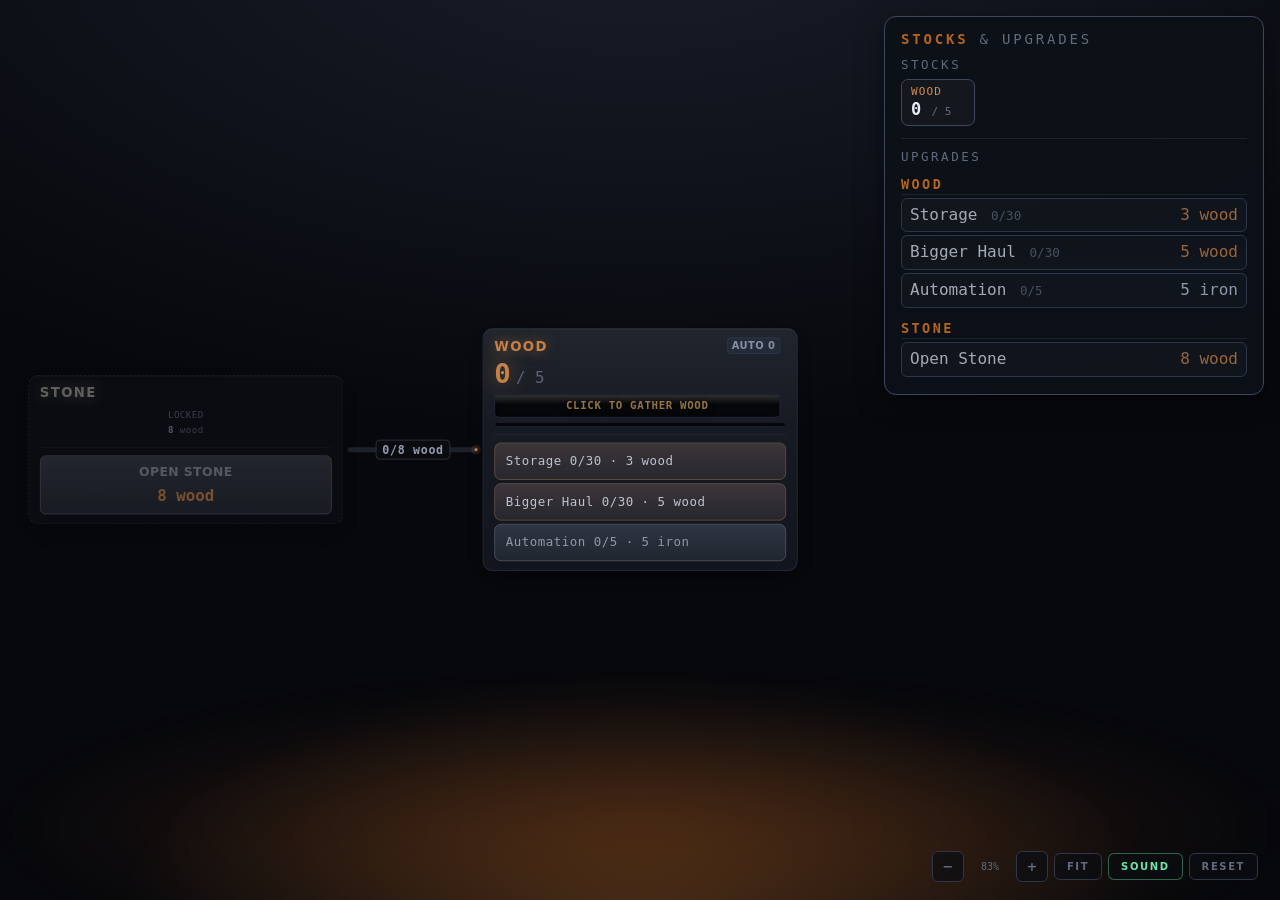
<file: index-astra.html>
<!DOCTYPE html>
<html lang="en">
<head>
<meta charset="utf-8">
<meta name="viewport" content="width=device-width,initial-scale=1">
<title>Smeltworks · Astra</title>
<style>
  :root {
    --bg: #07080c;
    --panel2: #1d222e;
    --panel3: #262c3b;
    --line: #2f3648;
    --line2: #3d465c;
    --text: #e6ebf5;
    --dim: #939bad;
    --dimmer: #626a7d;
    --ember: #ff9a3c;
    --ember-hot: #ffc76b;
    --ember-dim: #b3641f;
    --good: #6ee7a8;
    --bad: #ef6b6b;
    --font: 'Segoe UI', system-ui, -apple-system, sans-serif;
    --mono: 'Cascadia Mono', 'Consolas', monospace;

    /* the world is a fixed-size map now — the camera scales it, not the viewport */
    --bar-w: 320px;
    --amt-size: 33px;
    --ut: 46px;
  }

  * { box-sizing: border-box; }

  html, body {
    margin: 0; height: 100%; overflow: hidden;
    background: var(--bg); color: var(--text);
    font-family: var(--font); font-size: 15px;
    user-select: none; -webkit-user-select: none;
  }

  /* ================= forge (the viewport) ================= */

  #forge {
    position: relative; width: 100%; height: 100%; overflow: hidden;
    cursor: grab; touch-action: none;
    background:
      radial-gradient(60% 40% at 50% 102%, rgba(255,154,60,.20), transparent 68%),
      radial-gradient(110% 80% at 50% -10%, #191e2b, var(--bg) 72%);
  }
  #forge.grabbing { cursor: grabbing; }
  #forge::after {
    content: ''; position: absolute; left: -20%; right: -20%; bottom: -12%; height: 40%;
    background: radial-gradient(closest-side, rgba(255,120,30,.18), transparent 72%);
    filter: blur(26px); animation: haze 7s ease-in-out infinite; pointer-events: none;
  }
  @keyframes haze {
    0%,100% { transform: scaleY(1) translateY(0); opacity: .75; }
    50%     { transform: scaleY(1.22) translateY(-10px); opacity: 1; }
  }

  /* ================= world (the pannable, zoomable map) ================= */

  /* No will-change here on purpose: promoting this to a compositor layer makes
     the browser rasterise it once and stretch that bitmap, which is what turns
     every label soft as soon as you zoom in. Letting it repaint keeps text
     crisp at any zoom, and the scene is small enough that it costs nothing. */
  #world {
    position: absolute; left: 0; top: 0;
    transform-origin: 0 0;
  }

  #embers { position: absolute; inset: 0; pointer-events: none; overflow: hidden; }
  .ember {
    position: absolute; bottom: -20px; border-radius: 50%;
    background: var(--ember); filter: blur(1px); animation: emberUp linear infinite;
  }
  @keyframes emberUp {
    0%   { transform: translate(0,0) scale(.5); opacity: 0; }
    12%  { opacity: .85; }
    70%  { opacity: .5; }
    100% { transform: translate(var(--drift), -104vh) scale(1.15); opacity: 0; }
  }

  /* One column, so however many lines the hint wraps to it can never end up
     underneath the title. */
  #corner {
    position: absolute; bottom: 18px; left: 26px; z-index: 3;
    display: flex; flex-direction: column; gap: 9px;
    max-width: min(620px, calc(100% - 320px)); pointer-events: none;
  }
  #title { font-size: 13px; letter-spacing: .42em; text-transform: uppercase; color: var(--dimmer); }
  #title b { color: var(--ember-dim); letter-spacing: .42em; text-shadow: 0 0 22px rgba(255,154,60,.45); }
  #hint { font-size: 11px; color: #454b5b; letter-spacing: .05em; line-height: 1.7; }
  /* on a narrow window the controls win the bottom strip */
  @media (max-width: 720px) { #hint { display: none; } }

  #camui {
    position: absolute; bottom: 18px; right: 22px; z-index: 25;
    display: flex; gap: 6px; align-items: center;
  }
  #camui button {
    font-size: 10px; font-weight: 600; letter-spacing: .16em; text-transform: uppercase;
    background: rgba(10,13,19,.7); border: 1px solid var(--line); color: var(--dimmer);
    border-radius: 6px; padding: 7px 12px; cursor: pointer; font-family: var(--font);
    transition: all .13s;
  }
  #camui button:hover { border-color: var(--line2); color: var(--dim); }
  #camui .zbtn { width: 32px; padding: 7px 0; text-align: center; font-size: 13px; letter-spacing: 0; }
  #camui #zlevel {
    font-family: var(--mono); font-size: 10px; color: var(--dimmer);
    min-width: 40px; text-align: center;
  }
  #camui #btn-reset:hover { border-color: var(--bad); color: var(--bad); }
  #camui #btn-sound.on { color: var(--good); border-color: rgba(110,231,168,.4); }

  /* ================= links — one per unlock ingredient ================= */

  #arc { position: absolute; inset: 0; width: 100%; height: 100%; pointer-events: none; z-index: 1; }
  .lbase { fill: none; stroke: #1c212c; stroke-width: 6; stroke-linecap: round; }
  /* the glow is a fat translucent stroke under the line, not a drop-shadow
     filter — a filter would rasterise the line itself and go soft on zoom */
  .lglow {
    fill: none; stroke: var(--lc); stroke-width: 12; stroke-linecap: round;
    opacity: .13; transition: stroke-dasharray .16s linear;
  }
  .lfill {
    fill: none; stroke: var(--lc); stroke-width: 3.5; stroke-linecap: round;
    transition: stroke-dasharray .16s linear;
  }
  .link.lit .lglow { stroke-width: 20; animation: glowPulse 1.25s ease-in-out infinite; }
  .link.lit .lfill { stroke-width: 5.5; animation: linkPulse 1.25s ease-in-out infinite; }
  @keyframes linkPulse { 0%,100% { opacity: .72; } 50% { opacity: 1; } }
  @keyframes glowPulse { 0%,100% { opacity: .20; } 50% { opacity: .42; } }
  /* a fuel line reads as a flow, not a requirement: dashed rail, thinner core */
  .link.feed .lbase { stroke-dasharray: 11 10; stroke-width: 5; }
  .link.feed .lfill { stroke-width: 3; }
  .link.done { opacity: .3; }
  .link.done .lfill { stroke-width: 2.5; }
  .link.done .lglow { opacity: 0; }
  .link.dormant { opacity: .34; }
  .link.dormant .lglow { opacity: 0; }

  #linklabels { position: absolute; inset: 0; pointer-events: none; z-index: 2; }
  .llabel {
    position: absolute; transform: translate(-50%, -50%);
    font-family: var(--mono); font-size: 10.5px; font-weight: 600; letter-spacing: .06em;
    padding: 3px 7px; border-radius: 5px; white-space: nowrap;
    background: rgba(9,11,16,.92); border: 1px solid var(--line); color: var(--dim);
    transition: opacity .2s;
  }
  .llabel.ready {
    color: #0c0f15; background: var(--lc); border-color: var(--lc);
    box-shadow: 0 0 18px -2px var(--lc); animation: linkPulse 1.25s ease-in-out infinite;
  }
  .llabel.gone { opacity: 0; }

  /* ================= ore tile ================= */

  .ore {
    position: absolute; z-index: 4;
    width: var(--bar-w); transform: translate(-50%, -50%);
    padding: 10px 13px 11px;
    border: 1px solid var(--line); border-radius: 12px;
    background:
      linear-gradient(180deg, rgba(255,255,255,.035), transparent 40%),
      linear-gradient(180deg, #1b2029, #14171f);
    box-shadow: 0 10px 26px -12px #000, inset 0 1px 0 rgba(255,255,255,.05);
    transition: border-color .18s, box-shadow .18s, transform .14s, opacity .25s;
  }
  .ore:not(.run) { opacity: .92; }
  .ore.run { z-index: 5; border-color: color-mix(in srgb, var(--ore) 70%, var(--line)); }
  .ore.locked { opacity: .55; background: #0e1117; border-style: dashed; }
  .ore.ready {
    opacity: .96; border-style: solid; border-color: var(--ore);
    box-shadow: 0 0 34px -10px var(--ore), 0 10px 26px -14px #000;
    animation: readyPulse 1.6s ease-in-out infinite;
  }
  @keyframes readyPulse {
    0%,100% { box-shadow: 0 0 40px -14px var(--ore), 0 14px 30px -14px #000; }
    50%     { box-shadow: 0 0 62px -6px  var(--ore), 0 14px 30px -14px #000; }
  }
  .ore.facility {
    background:
      linear-gradient(180deg, rgba(243,173,85,.12), transparent 45%),
      linear-gradient(180deg, #25201a, #161513);
  }
  .ore.facility.hot {
    border-color: var(--ore);
    box-shadow: 0 0 32px -10px var(--ore), 0 12px 28px -14px #000;
  }
  /* The one tile the worker is stood at. Exactly one card on the board ever
     carries this, so it is the loudest thing on screen that is not a purchase.
     The furnace is never one of them — you trigger it, you do not stand at it. */
  .ore.worked {
    opacity: 1; border-color: var(--ember);
    box-shadow: 0 0 34px -8px var(--ember), 0 12px 28px -14px #000;
    animation: workedPulse 1.9s ease-in-out infinite;
  }
  @keyframes workedPulse {
    0%,100% { box-shadow: 0 0 30px -10px var(--ember), 0 12px 28px -14px #000; }
    50%     { box-shadow: 0 0 52px -4px  var(--ember), 0 12px 28px -14px #000; }
  }
  .tag.work {
    background: rgba(255,154,60,.16); color: var(--ember-hot);
    border-color: rgba(255,154,60,.45); box-shadow: 0 0 12px -3px var(--ember);
  }
  /* below the smelting line the bar is dull embers; once iron pours it goes to flame */
  .ore.facility .fill {
    background: linear-gradient(90deg, #3a2a22, #7a4a2a 60%, #a8663a);
    transition: width .1s linear, background .3s;
  }
  .ore.facility.smelting .fill {
    background: linear-gradient(90deg, #48250f, #d96820 55%, #ffd26b);
    box-shadow: 0 0 14px -2px #ff9a3c;
  }
  .ore.facility .floormark {
    width: 3px; z-index: 4; opacity: 1; background: #fff3c4;
    box-shadow: 0 0 6px #ffd27a, 0 0 12px #ff9a3c;
  }
  /* Feedback is done with light, never with scale. Animating the transform of
     a tile re-rasterises everything inside it, so every pour used to smear the
     readouts for a third of a second. */
  .ore.pop { animation: pop .40s ease-out; }
  @keyframes pop {
    0%   { box-shadow: 0 10px 26px -12px #000, inset 0 1px 0 rgba(255,255,255,.05); }
    26%  { box-shadow: 0 0 40px -6px var(--ore), 0 10px 26px -12px #000,
                       inset 0 1px 0 rgba(255,255,255,.30); }
    100% { box-shadow: 0 10px 26px -12px #000, inset 0 1px 0 rgba(255,255,255,.05); }
  }
  /* a tile arriving on the board for the first time — a one-off entrance, so a
     scale here is fine; it never overlaps anything you're trying to read */
  .ore.appear { animation: appear .55s cubic-bezier(.2,.9,.3,1); }
  @keyframes appear {
    0%   { opacity: 0; transform: translate(-50%,-50%) scale(.84); }
    55%  { opacity: 1; }
    100% { opacity: .92; transform: translate(-50%,-50%) scale(1); }
  }
  /* click acknowledgement: a ring that expands off the edge and fades */
  .ore.hit { animation: hit .34s ease-out; }
  @keyframes hit {
    0%   { box-shadow: 0 0 0 0 color-mix(in srgb, var(--ore) 60%, transparent),
                       0 10px 26px -12px #000; }
    100% { box-shadow: 0 0 0 14px transparent, 0 10px 26px -12px #000; }
  }

  .obody { cursor: pointer; }
  .obody:hover .ore-name { text-shadow: 0 0 22px var(--ore); }
  /* the furnace works this tile, so there is nothing here to press */
  .ore.passive .obody { cursor: inherit; }

  .ore-head { display: flex; align-items: center; gap: 7px; margin-bottom: 7px; }
  .ore-name {
    font-weight: 700; letter-spacing: .18em; text-transform: uppercase;
    color: var(--ore); font-size: 12.5px;
    text-shadow: 0 0 16px color-mix(in srgb, var(--ore) 55%, transparent);
  }
  .ore-tags { margin-left: auto; display: flex; gap: 5px; }
  .tag {
    font-size: 9px; font-weight: 600; letter-spacing: .1em;
    padding: 2px 5px; border-radius: 4px;
    background: #262d3c; color: var(--dim); border: 1px solid #333c4f;
  }
  .tag.on {
    background: rgba(110,231,168,.14); color: var(--good);
    border-color: rgba(110,231,168,.38); box-shadow: 0 0 12px -4px var(--good);
  }
  .tag.cold {
    background: rgba(95,120,160,.14); color: #7f93b4; border-color: rgba(95,120,160,.4);
  }

  .amt { display: flex; align-items: baseline; gap: 7px; margin-bottom: 8px; }
  .amt .cur {
    font-family: var(--mono); font-size: var(--amt-size); font-weight: 700;
    line-height: 1; letter-spacing: -.02em; color: var(--ore);
    text-shadow: 0 0 26px color-mix(in srgb, var(--ore) 60%, transparent);
  }
  /* the capacity figure and the + that raises it read as one unit, set apart
     from the stock figure by the row gap rather than floating between them */
  .capgrp { display: inline-flex; align-items: center; gap: 6px; }
  .amt .capv { font-family: var(--mono); font-size: 19px; color: var(--dimmer); }
  .amt .rate {
    margin-left: auto; font-family: var(--mono); font-size: 12px;
    color: var(--good); text-shadow: 0 0 14px rgba(110,231,168,.45);
  }
  .amt .rate.neg { color: var(--dimmer); text-shadow: none; }

  /* the output bar and the + that widens it share a row */
  .trackrow { display: flex; align-items: center; gap: 7px; }
  .trackrow .track { flex: 1 1 auto; min-width: 0; }
  /* the number flashes white rather than growing — a scale or a filter on text
     is the single worst offender for blur inside a zoomed layer */
  .cur.tick { animation: tick .34s ease-out; }
  @keyframes tick {
    0%   { color: var(--ore); text-shadow: 0 0 26px color-mix(in srgb, var(--ore) 60%, transparent); }
    20%  { color: #fff;       text-shadow: 0 0 12px #fff, 0 0 38px var(--ore); }
    100% { color: var(--ore); text-shadow: 0 0 26px color-mix(in srgb, var(--ore) 60%, transparent); }
  }
  .ore.full .cur { color: var(--ember-hot); animation: fullPulse 1.1s ease-in-out infinite; }
  @keyframes fullPulse { 0%,100% { opacity: 1; } 50% { opacity: .55; } }

  /* the stock bar */
  .track {
    position: relative; height: 24px; border-radius: 5px;
    background: #06070a; border: 1px solid #262d3c; overflow: hidden;
    box-shadow: inset 0 2px 7px rgba(0,0,0,.85);
  }
  .fill {
    position: absolute; inset: 0 auto 0 0; width: 0%;
    background:
      linear-gradient(100deg,
        color-mix(in srgb, var(--ore) 30%, #000) 0%, var(--ore) 42%,
        color-mix(in srgb, var(--ore) 55%, #fff) 52%, var(--ore) 62%,
        color-mix(in srgb, var(--ore) 30%, #000) 100%);
    background-size: 260% 100%; animation: molten 3.4s linear infinite;
    box-shadow: 0 0 18px -3px var(--ore); transition: width .14s linear;
  }
  @keyframes molten { from { background-position: 160% 0; } to { background-position: -100% 0; } }
  .gloss {
    position: absolute; inset: 0 0 auto 0; height: 45%;
    background: linear-gradient(180deg, rgba(255,255,255,.20), transparent); pointer-events: none;
  }
  .tstatus {
    position: absolute; inset: 0; display: flex; align-items: center; justify-content: center;
    font-family: var(--mono); font-size: 10px; font-weight: 700; letter-spacing: .14em;
    color: rgba(255,255,255,.92); text-shadow: 0 1px 5px #000, 0 0 12px #000;
    pointer-events: none; opacity: .62; transition: opacity .2s;
  }
  .obody:hover .tstatus, .ore.run .tstatus { opacity: 1; }
  .tstatus.go { color: var(--ember-hot); animation: fullPulse 1.3s ease-in-out infinite; }
  .tstatus.cold { color: #8fa6c8; }

  /* the work cycle — its own rail UNDER the stock bar, never overlapping it */
  .cycbar {
    height: 6px; margin-top: 5px; border-radius: 3px; overflow: hidden;
    background: #06070a; border: 1px solid #1f2532;
  }
  .cyc {
    height: 100%; width: 0%;
    background: linear-gradient(90deg, var(--ember-dim), var(--ember-hot));
    box-shadow: 0 0 10px var(--ember);
    opacity: 0; transition: opacity .2s;
  }
  .cyc.on { opacity: 1; }
  /* heat going in reads hotter than the wait that follows it */
  .cyc.burn {
    background: linear-gradient(90deg, #d96820, #fff0c0);
    box-shadow: 0 0 14px var(--ember-hot);
  }
  .cyc.cool {
    background: linear-gradient(90deg, #2b3546, #55627d);
    box-shadow: none;
  }

  /* ---- the casting bench: a row of moulds, each on its own timer ----
     These are the only controls on the board that are NOT the worked tile:
     you press a mould directly, from wherever the worker happens to be stood. */
  .mrow { display: flex; align-items: center; gap: 7px; margin-top: 7px; }
  .moulds { flex: 1 1 auto; min-width: 0; display: flex; flex-wrap: wrap; gap: 5px; }
  .mould {
    flex: 1 1 26px; min-width: 26px; height: 30px; padding: 0;
    position: relative; overflow: hidden;
    border: 1px solid #2b3242; border-radius: 6px;
    background: linear-gradient(180deg, #0f1219, #080a0f);
    box-shadow: inset 0 2px 6px rgba(0,0,0,.8);
    cursor: pointer; font-family: var(--mono);
    transition: border-color .14s, box-shadow .14s, opacity .14s, transform .1s;
  }
  /* the cooling bar drains right to left; the hot layer fades out over it, so a
     mould goes orange -> grey as it sets, without animating any transform */
  .mcool { position: absolute; inset: 0 auto 0 0; width: 0%;
           background: linear-gradient(180deg, #46536b, #2b3546);
           transition: width .12s linear; }
  .mhot { position: absolute; inset: 0;
          background: linear-gradient(180deg, #ffb457, #d1610f);
          box-shadow: 0 0 12px var(--ember); transition: opacity .12s linear; }
  .msym {
    position: absolute; inset: 0; z-index: 2;
    display: flex; align-items: center; justify-content: center;
    font-size: 8.5px; font-weight: 700; letter-spacing: .06em;
    color: var(--dimmer); text-shadow: 0 1px 3px #000;
  }
  /* the rails: top and bottom edges filling left to right toward one pour */
  .mprog { position: absolute; inset: 0; pointer-events: none; z-index: 3; }
  .mprog::before, .mprog::after {
    content: ''; position: absolute; left: 0; height: 2px; width: var(--p, 0%);
    background: var(--ore); box-shadow: 0 0 7px var(--ore);
    border-radius: 2px; transition: width .18s linear;
  }
  .mprog::before { top: 0; }
  .mprog::after  { bottom: 0; }
  .mould.empty.no .mprog::before, .mould.empty.no .mprog::after { opacity: .7; }
  .mould.empty.can { border-color: var(--ore); box-shadow: 0 0 12px -5px var(--ore); }
  .mould.empty.can .msym { color: var(--ore); }
  .mould.empty.can .mprog { display: none; }
  .mould.empty:hover { border-color: var(--ore); box-shadow: 0 0 14px -5px var(--ore); }
  .mould.empty:hover .msym { color: var(--ore); }
  .mould.empty.no { opacity: .38; cursor: default; }
  .mould.cool { cursor: default; border-color: #3d4557; }
  .mould.cool .msym { color: #f0e0c8; }
  .mould.ready {
    border-color: var(--ore);
    background: linear-gradient(180deg,
      color-mix(in srgb, var(--ore) 62%, #000),
      color-mix(in srgb, var(--ore) 26%, #000));
    animation: mready 1.2s ease-in-out infinite;
  }
  .mould.ready .msym { color: #10131a; text-shadow: none; }
  .mould.ready.no { animation: none; opacity: .55; cursor: default; }
  @keyframes mready {
    0%,100% { box-shadow: 0 0 12px -5px var(--ore), inset 0 1px 0 rgba(255,255,255,.22); }
    50%     { box-shadow: 0 0 24px -2px var(--ore), inset 0 1px 0 rgba(255,255,255,.34); }
  }
  .mould:active:not(.cool):not(.no) { transform: scale(.94); }
  /* a furrow runs the same timer as a mould, but nothing in it is molten —
     green going in, green coming out */
  .mould.crop .mhot { background: linear-gradient(180deg, #8fd45f, #3f7a2a);
                      box-shadow: 0 0 12px rgba(143,191,106,.5); }
  .mould.crop .mcool { background: linear-gradient(180deg, #3b4a33, #232d1f); }
  .mould.crop.cool .msym { color: #dcecc9; }

  /* a charcoal stack: orange going in, fading to black as it chars */
  .mould.char .mhot { background: linear-gradient(180deg, #ff9a3c, #7a3410); box-shadow: 0 0 12px var(--ember); }
  .mould.char .mcool { background: linear-gradient(180deg, #2a2724, #141210); }
  .mould.char.cool .msym { color: #e8dccb; }
  /* a steel mould: white-hot, then a cold blue-grey, and a frozen one dark */
  .mould.steel .mhot { background: linear-gradient(180deg, #fff3d6, #ffb457); box-shadow: 0 0 14px #ffe9c0; }
  .mould.steel .mcool { background: linear-gradient(180deg, #56657f, #2e3848); }
  .mould.steel.frozen { border-color: #4a5a78; }
  .mould.steel.frozen .mhot { opacity: 0 !important; }
  .mould.steel.frozen .msym { color: #8fa6c8; }

  /* ---- buckets: a mould that fills from the left with water and then just
     sits there, full, waiting for whatever wants water ---- */
  .mould.bucket { cursor: default; flex: none; width: 46px; min-width: 0; }
  .mould.bucket .mcool { background: linear-gradient(180deg, #3aa7d6, #1f5f86);
                         box-shadow: 0 0 10px rgba(95,183,224,.45); }
  .mould.bucket .mhot { display: none; }
  .mould.bucket .msym { color: #dff3fb; }
  .mould.bucket.full { border-color: var(--ore); animation: mready 1.6s ease-in-out infinite; }
  .mould.bucket.full .msym { color: #10131a; }
  .mould.bucket.still .msym { color: var(--dimmer); }

  /* ---- the water: sun, cloud and ocean on one card ---- */
  .ore.water {
    background:
      linear-gradient(180deg, rgba(95,183,224,.12), transparent 45%),
      linear-gradient(180deg, #171f2b, #10141c);
  }
  .ore.water.hot { border-color: var(--ore); box-shadow: 0 0 32px -10px var(--ore), 0 12px 28px -14px #000; }
  .ore.water .fill { background: linear-gradient(90deg, #1f5f86, #5fb7e0 60%, #bfe9fb); }
  /* the river's floor, marked on the flow bar */
  .floormark {
    position: absolute; top: 0; bottom: 0; left: 0; width: 2px; z-index: 2;
    background: #ffd27a; box-shadow: 0 0 8px #ffd27a; opacity: .9; display: none;
    transition: left .18s linear;
  }
  .wrow { display: flex; gap: 6px; margin-top: 7px; }
  .wbtn {
    flex: 1 1 0; position: relative; overflow: hidden; height: 46px; padding: 0;
    border: 1px solid #2b3242; border-radius: 8px;
    background: linear-gradient(180deg, #0f1219, #080a0f);
    box-shadow: inset 0 2px 6px rgba(0,0,0,.8);
    cursor: pointer; font-family: var(--mono); color: var(--dim); touch-action: none;
    transition: border-color .14s, box-shadow .14s, opacity .14s;
  }
  .wbtn .wfill { position: absolute; left: 0; right: 0; bottom: 0; height: 0%; transition: height .12s linear; }
  .wbtn.sun .wfill   { background: linear-gradient(180deg, #ffd27a, #c47a1a); opacity: .55; }
  .wbtn.cloud .wfill { background: linear-gradient(180deg, #c9d6e6, #6f8199); opacity: .8; }
  .wbtn .wtxt {
    position: relative; z-index: 2; height: 100%;
    display: flex; flex-direction: column; align-items: center; justify-content: center; gap: 3px;
    font-size: 8.5px; letter-spacing: .12em; font-weight: 700; text-shadow: 0 1px 3px #000;
  }
  .wbtn .wsym { font-size: 17px; line-height: 1; }
  .wbtn:hover:not(.dry) { border-color: var(--ore); }
  .wbtn.held { border-color: var(--ore); box-shadow: 0 0 18px -3px var(--ore), inset 0 2px 6px rgba(0,0,0,.8); color: #fff; }
  .wbtn.held .wtxt { animation: fullPulse 1s ease-in-out infinite; }
  .wbtn.dry { opacity: .42; cursor: default; }
  .ocean {
    position: relative; height: 13px; margin-top: 6px; border-radius: 4px; overflow: hidden;
    background: #06070a; border: 1px solid #1f2532;
  }
  .ocean .ofill {
    position: absolute; inset: 0 auto 0 0; width: 0%;
    background: linear-gradient(90deg, #1f5f86, #5fb7e0);
    box-shadow: 0 0 10px rgba(95,183,224,.5); transition: width .12s linear;
  }
  .ocean .olab {
    position: absolute; inset: 0; display: flex; align-items: center; justify-content: center;
    font-family: var(--mono); font-size: 8.5px; font-weight: 700; letter-spacing: .14em;
    color: #dff3fb; text-shadow: 0 1px 3px #000;
  }

  /* ---- the field: expandable plots on a grid, each walked through plow, seed,
     water and growth by hand ---- */
  .moulds.grid3 { display: grid; grid-template-columns: repeat(3, 66px); gap: 6px; justify-content: center; }
  .mould.plot { width: 66px; height: 66px; flex: none; min-width: 0; }
  .mould.plot .msym { font-size: 10px; }
  .mould.plot .mhot { display: none; }
  .mould.plot.empty   { background: linear-gradient(180deg, #2a2620, #17140f); }
  .mould.plot.plowed  { background: linear-gradient(180deg, #4a3826, #2a1f12); border-color: #5a4630; }
  .mould.plot.planted { background: linear-gradient(180deg, #4a3826, #2a1f12); border-color: #6f8a4a; }
  .mould.plot.planted .msym, .mould.plot.plowed .msym { color: #cdbfa8; }
  .mould.plot.plowing { border-color: #5a4630; }
  .mould.plot.plowing .mcool { background: linear-gradient(180deg, #6b4f2e, #3a2a16); box-shadow: 0 0 8px rgba(160,110,60,.4); }
  .mould.plot.plowing .msym { color: #e0cfb4; }
  .mould.plot.cool { border-color: #4f7a3a; }
  .mould.plot.cool .mcool { background: linear-gradient(180deg, #5faa3f, #2f6a22); box-shadow: 0 0 10px rgba(143,191,106,.45); }
  .mould.plot.cool .msym { color: #e8f5d8; }
  .mould.plot.no { opacity: .45; cursor: default; }
  .mould.plot:not(.cool):not(.no):hover { border-color: var(--ore); box-shadow: 0 0 14px -5px var(--ore); }

  /* the field's seed pouch: which kind goes in next */
  .seedsel { display: flex; gap: 5px; margin-top: 7px; }
  .seedbtn {
    flex: 1 1 0; padding: 5px 4px; border-radius: 7px; cursor: pointer;
    border: 1px solid #2b3242; background: linear-gradient(180deg, #0f1219, #080a0f);
    font-family: var(--mono); color: var(--dim); text-align: center;
    display: flex; flex-direction: column; gap: 2px; transition: all .13s;
  }
  .seedbtn b { font-size: 9.5px; letter-spacing: .14em; color: var(--c); }
  .seedbtn .sn { font-size: 9px; color: var(--dimmer); }
  .seedbtn.on { border-color: var(--c); box-shadow: 0 0 12px -4px var(--c); background: color-mix(in srgb, var(--c) 12%, #0b0d12); }
  .seedbtn.none b { opacity: .5; }
  /* the hero's pack on the battle card */
  .pack { display: flex; gap: 8px; margin-top: 11px; }
  .packbtn {
    flex: 1 1 0; padding: 9px 8px; border-radius: 7px; cursor: pointer;
    border: 1px solid #2b3242; background: linear-gradient(180deg, #0f1219, #080a0f);
    font-family: var(--mono); color: var(--dim); text-align: center;
    display: flex; flex-direction: column; gap: 2px; transition: all .13s;
  }
  .packbtn b { font-size: 17px; letter-spacing: .14em; color: var(--c); }
  .packbtn .pn { font-size: 15px; color: var(--dimmer); white-space: nowrap; }
  .packbtn.on {
    border-color: color-mix(in srgb, var(--c) 70%, #2b3242);
    background: linear-gradient(180deg, color-mix(in srgb, var(--c) 30%, #0f1219), color-mix(in srgb, var(--c) 14%, #080a0f));
    box-shadow: inset 0 1px 0 rgba(255,255,255,.08), 0 0 10px -6px var(--c);
  }
  .packbtn.on .pn { color: var(--dim); }
  .startbtn.on {
    border: 2px solid var(--c); padding: 8px 7px;
    box-shadow: 0 0 16px -4px var(--c), inset 0 0 0 1px rgba(255,255,255,.08);
  }
  .startbtn.on b { color: #fff; text-shadow: 0 0 10px var(--c); }
  .packbtn.off { opacity: .5; border-style: dashed; }
  .packbtn.none b { opacity: .5; }
  /* a crop going down: the button flares in its colour and settles */
  .packbtn.used { animation: packUsed .7s ease-out; }
  @keyframes packUsed {
    0%   { transform: scale(1.12); background: color-mix(in srgb, var(--c) 45%, #0f1219); border-color: var(--c); box-shadow: 0 0 22px -2px var(--c); filter: brightness(1.8); }
    60%  { transform: scale(1); box-shadow: 0 0 12px -4px var(--c); }
    100% { transform: none; filter: none; }
  }
  /* the poultice taking: a green wash over the hero */
  .port.healed { animation: healed .8s ease-out; }
  @keyframes healed {
    0%   { box-shadow: 0 0 34px 2px #8fd45f, inset 0 0 22px rgba(143,212,95,.7); border-color: #8fd45f; filter: brightness(1.6) saturate(1.3); }
    100% { box-shadow: 0 0 18px -6px #ffd27a, inset 0 0 22px rgba(0,0,0,.65); }
  }

  /* ---- the equipment rack ---- */
  .ore.gear { width: 580px; }
  .ore.battle { width: 580px; }
  /* compact: everything a step or two down from the big card, the loot as a
     grid under the fighters, no wave picker */
  .ore.battle .amt .rate.gold { font-size: 22px; }
  .ore.battle .ore-tags .tag { font-size: 10.5px; }
  .ore.battle .arena { gap: 8px; }
  .ore.battle .fighter { gap: 4px; padding: 10px 8px 8px; }
  .ore.battle .port { width: 96px; height: 96px; }
  .ore.battle .port svg { width: 80px; height: 80px; }
  .ore.battle .fname { font-size: 14px; }
  .ore.battle .fstat { font-size: 12px; }
  .ore.battle .hpbar { height: 20px; }
  .ore.battle .hplab { font-size: 12px; }
  .ore.battle .vs { font-size: 14px; }
  .ore.battle .loot {
    flex: none; display: grid; grid-template-columns: repeat(3, 1fr); gap: 5px; padding: 8px; margin-top: 8px;
  }
  .ore.battle .loot .lt { grid-column: 1 / -1; font-size: 11px; margin-bottom: 0; }
  .ore.battle .lootrow { padding: 4px 8px; font-size: 12px; }
  .ore.battle .lootrow .ln { font-size: 14px; }
  .ore.battle .lootall { grid-column: 1 / -1; margin-top: 2px; padding: 6px; font-size: 12px; }
  .ore.battle .bstat { margin-top: 6px; min-height: 15px; font-size: 13px; }
  .ore.battle .pack { gap: 6px; margin-top: 7px; }
  .ore.battle .packbtn { padding: 6px 6px; }
  .ore.battle .packbtn b { font-size: 12.5px; }
  .ore.battle .packbtn .pn { font-size: 11px; }
  .ore.battle .amt .rate.gold {
    font-size: 34px; font-weight: 800; letter-spacing: .02em; color: #ffd27a;
    text-shadow: 0 0 22px rgba(255,210,122,.45);
  }
  .ore.battle .ore-tags .tag { font-size: 12.5px; }
  .ore.gear {
    background:
      linear-gradient(180deg, rgba(201,162,77,.10), transparent 45%),
      linear-gradient(180deg, #221e16, #14120e);
  }
  .grows { display: flex; flex-direction: column; gap: 8px; margin-top: 26px; }
  .gdiv { flex: none; width: 1px; margin: 4px 4px; background: rgba(255,255,255,.14); }
  /* the column titles sit over the first row's chips */
  .grows .grow:first-child .gchip { overflow: visible; }
  .grows .grow:first-child .gchip::before {
    position: absolute; left: 0; top: -17px; font-family: var(--mono); font-size: 9.5px;
    letter-spacing: .18em; color: var(--dimmer); white-space: nowrap; font-weight: 700;
  }
  .grows .grow:first-child .gchip.eq::before { content: 'WORN'; }
  .grows .grow:first-child .gdiv + .gchip::before { content: 'RESERVE'; }
  .gchip.eq { background: linear-gradient(180deg, #1c1a12, #0f0e0a); }
  /* a piece taking shape: shaking, glowing ember-hot, no drop and no drag */
  .gchip.forging {
    --amp: 0px; --glow: 0; --tc: #ff9a3c; cursor: default;
    border-style: solid; overflow: visible;
    animation: benchShake .11s linear infinite;
    box-shadow: 0 0 calc(4px + 30px * var(--glow)) calc(-6px + 4px * var(--glow)) var(--tc), inset 0 2px 6px rgba(0,0,0,.8);
  }
  .gchip.forging .gname { color: var(--ember-hot); }
  .gchip.forging .ftime { color: var(--ember); }
  /* the finish: a ring bursting out in the piece's own colour */
  .gchip.born { animation: born .9s ease-out; }
  @keyframes born {
    0%   { box-shadow: 0 0 0 0 var(--tc), 0 0 30px 4px var(--tc), inset 0 0 40px var(--tc); filter: brightness(2.2); }
    60%  { filter: brightness(1.3); }
    100% { box-shadow: 0 0 0 22px transparent, 0 0 0 0 transparent, inset 0 2px 6px rgba(0,0,0,.8); filter: none; }
  }
  .grow { display: flex; align-items: center; gap: 9px; }
  .glab {
    flex: none; width: 84px; font-family: var(--mono); font-size: 13px; font-weight: 700;
    letter-spacing: .14em; color: var(--dimmer);
  }
  .gchips { flex: 1 1 auto; min-width: 0; display: flex; gap: 7px; }
  .gchip {
    --tc: #4a5164;
    flex: 1 1 0; min-width: 0; height: 52px; padding: 0 10px; position: relative;
    border: 1px solid var(--tc); border-radius: 6px;
    background: linear-gradient(180deg, #0f1219, #080a0f);
    box-shadow: inset 0 2px 6px rgba(0,0,0,.8);
    font-family: var(--mono); font-size: 13px; font-weight: 700; letter-spacing: .04em;
    color: var(--dim); cursor: pointer; text-align: left; white-space: nowrap; overflow: hidden;
    display: flex; flex-direction: column; justify-content: center; gap: 3px;
    transition: border-color .13s, box-shadow .13s, opacity .13s;
  }
  .gchip .gname { color: var(--mc, var(--tc)); font-size: 12.5px; letter-spacing: .08em; }
  .gchip .gstat { color: var(--text); min-height: 1.25em; }
  .gchip.t1 .gstat, .gchip.t2 .gstat, .gchip.t3 .gstat { color: var(--tc); }
  /* the chip wears its metal: iron in the warm tan of the bars it came from,
     steel in the cool bright blue of the steelworks, with a sheen and a glow
     so it plainly outranks iron; the rarity colour stays on the stats line */
  .gchip.iron {
    --mc: #e6cdb8;
    border-color: color-mix(in srgb, var(--mc) 55%, #2b3242);
    background: linear-gradient(180deg, color-mix(in srgb, var(--mc) 13%, #0f1219), color-mix(in srgb, var(--mc) 5%, #080a0f));
  }
  .gchip.steel {
    --mc: #a9d6ff;
    border-color: color-mix(in srgb, var(--mc) 75%, #2b3242);
    background: linear-gradient(180deg, color-mix(in srgb, var(--mc) 22%, #0f1219), color-mix(in srgb, var(--mc) 8%, #080a0f));
    box-shadow: 0 0 14px -5px var(--mc), inset 0 1px 0 rgba(255,255,255,.10), inset 0 2px 6px rgba(0,0,0,.6);
  }
  .gchip.steel .gname { text-shadow: 0 0 10px color-mix(in srgb, var(--mc) 70%, transparent); }
  .gchip.t0 { --tc: #7c8598; }
  .gchip.t1 { --tc: #6ee7a8; }
  .gchip.t2 { --tc: #6fb3ff; }
  .gchip.t3 { --tc: #d9a0ff; }
  .gchip .gplus {
    position: absolute; right: 4px; top: 4px; padding: 1px 5px; border-radius: 4px;
    background: rgba(255,210,122,.16); border: 1px solid rgba(255,210,122,.5); color: #ffd27a;
    font-size: 10.5px; letter-spacing: .04em; line-height: 1.3;
  }
  .gchip.steel .gname::before { content: '\2726 '; }
  .gchip.none { border-style: dashed; cursor: default; color: var(--dimmer); justify-content: center; align-items: center; }
  .gchip.over { border-color: #fff; box-shadow: 0 0 14px -3px #fff, inset 0 2px 6px rgba(0,0,0,.8); }
  .gchip.bad { border-color: var(--bad); box-shadow: 0 0 14px -3px var(--bad); }
  .gchip.eq { box-shadow: 0 0 14px -4px var(--mc, var(--tc)), inset 0 2px 6px rgba(0,0,0,.8); border-left: 3px solid #ffd27a; }
  .gchip.eq.steel { box-shadow: 0 0 18px -3px var(--mc), inset 0 1px 0 rgba(255,255,255,.14), inset 0 2px 6px rgba(0,0,0,.6); }
  .gchip.bak:hover { border-color: #fff; }
  .gchip .gx {
    position: absolute; top: 3px; right: 3px; width: 19px; height: 19px; padding: 0;
    border: 0; border-radius: 4px; background: rgba(0,0,0,.5); color: var(--dimmer);
    font-size: 14px; line-height: 19px; cursor: pointer; font-family: var(--mono); text-align: center;
  }
  .gchip .gx:hover { color: var(--bad); background: rgba(239,107,107,.2); }
  .gsum {
    margin-top: 11px; padding: 9px 12px; border-radius: 6px; background: rgba(0,0,0,.35);
    font-family: var(--mono); font-size: 13.5px; letter-spacing: .1em; color: var(--dim); text-align: center;
  }
  .gsum b { color: var(--text); font-weight: 700; }

  /* ---- the scrap pile ---- */
  .ore.recycle {
    background:
      linear-gradient(180deg, rgba(201,162,77,.10), transparent 45%),
      linear-gradient(180deg, #221d14, #14110c);
  }
  .rbox { margin-top: 6px; }
  .rslot {
    position: relative; min-height: 64px; border-radius: 10px; padding: 10px;
    display: flex; align-items: center; justify-content: center;
    border: 2px dashed #5a4a2c; background: rgba(0,0,0,.28);
    transition: border-color .14s, background .14s, box-shadow .14s;
  }
  .rslot.armed { border-color: color-mix(in srgb, var(--ore) 55%, #5a4a2c); }
  .rslot.over { border-style: solid; border-color: var(--ore); background: rgba(201,162,77,.14); box-shadow: 0 0 24px -6px var(--ore); }
  .rhint {
    font-family: var(--mono); font-size: 10.5px; font-weight: 700; letter-spacing: .18em;
    color: var(--dimmer); pointer-events: none;
  }
  .rslot.over .rhint { color: var(--ore); }
  .rtxt {
    margin-top: 7px; text-align: center;
    font-family: var(--mono); font-size: 10px; font-weight: 700; letter-spacing: .12em; color: var(--dim);
  }

  /* ---- the enhancement bench ---- */
  .ore.bench {
    width: 372px;
    background:
      linear-gradient(180deg, rgba(217,140,255,.10), transparent 45%),
      linear-gradient(180deg, #1e1826, #120f16);
  }
  .ore.bench.hot { border-color: var(--ore); box-shadow: 0 0 calc(14px + 30px * var(--glow, 0)) -8px var(--ore), 0 12px 28px -14px #000; }
  .benchbox { margin-top: 2px; }
  /* the head: the odds large on the left, the two ember counters on the right */
  .bhead { display: flex; align-items: stretch; justify-content: space-between; gap: 10px; margin-bottom: 8px; }
  .bchance { display: flex; flex-direction: column; justify-content: center; gap: 2px; min-width: 0; }
  .bpct {
    font-family: var(--mono); font-size: 34px; font-weight: 800; line-height: 1; letter-spacing: -.01em; white-space: nowrap;
    color: var(--dimmer); text-shadow: none; transition: color .2s;
  }
  .bpct.good { color: #8fe0a8; text-shadow: 0 0 22px rgba(143,224,168,.45); }
  .bpct.fair { color: var(--ember-hot); text-shadow: 0 0 22px rgba(255,210,122,.4); }
  .bpct.poor { color: #ef6b6b; text-shadow: 0 0 22px rgba(239,107,107,.4); }
  .blab { font-family: var(--mono); font-size: 9.5px; font-weight: 700; letter-spacing: .14em; color: var(--dim); white-space: pre-line; line-height: 1.45; }
  .bembers { display: flex; gap: 6px; flex: none; }
  .bember {
    width: 64px; padding: 6px 4px 5px; border-radius: 8px; text-align: center;
    display: flex; flex-direction: column; align-items: center; gap: 2px;
    border: 1px solid var(--line2); background: rgba(0,0,0,.28); transition: all .14s;
  }
  .bember .bn { font-family: var(--mono); font-size: 20px; font-weight: 800; line-height: 1; color: var(--text); }
  .bember b { font-family: var(--mono); font-size: 8.5px; letter-spacing: .12em; line-height: 1.25; color: var(--c); }
  .bember.none { opacity: .45; }
  .bember.wanted { opacity: 1; border-color: color-mix(in srgb, var(--c) 65%, #2b3242); box-shadow: 0 0 14px -4px var(--c); }
  .bember.short { opacity: 1; border-color: #ef6b6b; box-shadow: 0 0 14px -4px #ef6b6b; }
  .bember.short .bn { color: #ef6b6b; }
  .bslot {
    --amp: 0px; --glow: 0;
    position: relative; min-height: 78px; border-radius: 10px; padding: 10px;
    display: flex; align-items: center; justify-content: center;
    border: 2px dashed #4a3f5c; background: rgba(0,0,0,.28);
    transition: border-color .14s, background .14s;
  }
  .bslot.empty { cursor: default; }
  .bslot.over { border-color: var(--ore); background: rgba(217,140,255,.10); box-shadow: 0 0 22px -6px var(--ore); }
  .bslot.working, .bslot.done, .bslot.offer { border-style: solid; border-color: color-mix(in srgb, var(--ore) 55%, #4a3f5c); }
  .bslot.offer { background: rgba(217,140,255,.06); }
  .bslot .bchip { width: 62%; }
  .bslot .bchip .gchip { width: 100%; height: 52px; cursor: default;
    box-shadow: 0 0 calc(6px + 34px * var(--glow)) calc(-6px + 4px * var(--glow)) var(--ore), inset 0 2px 6px rgba(0,0,0,.8); }
  .bslot.working .bchip { animation: benchShake .11s linear infinite; }
  @keyframes benchShake {
    0%   { transform: translate(calc(-1 * var(--amp)), 0); }
    25%  { transform: translate(0, calc(-0.6 * var(--amp))); }
    50%  { transform: translate(var(--amp), 0); }
    75%  { transform: translate(0, calc(0.6 * var(--amp))); }
    100% { transform: translate(calc(-1 * var(--amp)), 0); }
  }
  .bslot.done .bchip { animation: fullPulse 1s ease-in-out infinite; }
  .bhint {
    position: absolute; inset: 0; display: flex; align-items: center; justify-content: center;
    font-family: var(--mono); font-size: 10.5px; font-weight: 700; letter-spacing: .18em; color: var(--dimmer);
    pointer-events: none;
  }
  .bslot.working .bhint, .bslot.done .bhint, .bslot.offer .bhint { display: none; }
  .bbtns { display: flex; gap: 6px; margin-top: 7px; }
  .bbtn {
    flex: 1 1 0; padding: 8px 6px; border-radius: 8px; cursor: pointer;
    font-family: var(--mono); font-size: 10.5px; font-weight: 700; letter-spacing: .14em;
    border: 1px solid var(--line2); background: rgba(255,255,255,.04); color: var(--dim);
    transition: all .13s;
  }
  .bbtn:hover { border-color: var(--text); color: var(--text); }
  .bbtn.bgo.can { border-color: var(--ore); color: #fff; background: rgba(217,140,255,.16); box-shadow: 0 0 16px -4px var(--ore); animation: fullPulse 1.3s ease-in-out infinite; }
  .bbtn.bgo.poor { opacity: .45; cursor: default; }
  .bbar { height: 8px; margin-top: 7px; border-radius: 4px; overflow: hidden; background: #06070a; border: 1px solid #1f2532; }
  .bfill { height: 100%; width: 0%; background: linear-gradient(90deg, #5a3a78, #d98cff); box-shadow: 0 0 10px #d98cff; transition: width .1s linear; }
  #gghost {
    position: fixed; z-index: 200; pointer-events: none; width: 150px;
    transform: translate(-50%, -50%) rotate(-3deg) scale(1.05); display: none;
  }
  #gghost.show { display: block; }
  #gghost .gchip { width: 100%; height: 52px; box-shadow: 0 14px 24px -8px #000; }
  #gghost .gx { display: none; }
  .gchip { cursor: grab; }
  .gchip:active { cursor: grabbing; }

  /* ---- the battle ---- */
  .ore.battle {
    background:
      linear-gradient(180deg, rgba(224,107,107,.10), transparent 45%),
      linear-gradient(180deg, #241717, #15100f);
  }
  .ore.battle .fill { background: linear-gradient(90deg, #7a2323, #e06b6b 60%, #ffb3b3); }
  .ore.battle.dead { opacity: .7; }
  .ore.battle.dead .fill { background: linear-gradient(90deg, #2b3546, #55627d); }
  .brow { margin-top: 4px; }
  /* the arena: two fighters face to face, each with a portrait and a health bar */
  .arena { display: flex; align-items: stretch; gap: 12px; }
  .fighter .skull {
    position: absolute; left: 50%; top: 8px; width: 96px; height: 96px; transform: translateX(-50%);
    display: none; align-items: center; justify-content: center; pointer-events: none; z-index: 3;
    font-size: 58px; line-height: 1; color: #f2f2f6; text-shadow: 0 0 6px #000, 0 0 18px #000, 0 2px 2px #000;
  }
  .fighter.dead .skull { display: flex; animation: skullIn .5s ease-out; }
  .fighter.dead .port svg { filter: grayscale(1) brightness(.4); }
  .fighter.dead .fname, .fighter.dead .fstat { color: var(--dimmer); }
  .fighter.dead .hpfill { filter: grayscale(1) brightness(.6); }
  @keyframes skullIn { 0% { transform: translateX(-50%) scale(1.6); opacity: 0; } 100% { transform: translateX(-50%) scale(1); opacity: 1; } }
  .fighter {
    position: relative;
    flex: 1 1 0; min-width: 0; display: flex; flex-direction: column; align-items: center; gap: 8px;
    padding: 16px 12px 12px; border-radius: 10px;
    background: rgba(0,0,0,.28); border: 1px solid rgba(255,255,255,.06);
  }
  .port {
    width: 170px; height: 170px; border-radius: 50%; position: relative;
    background: radial-gradient(circle at 50% 38%, #2b3140, #0d1015 72%);
    border: 1px solid #333c4f; box-shadow: inset 0 0 22px rgba(0,0,0,.65);
    display: flex; align-items: center; justify-content: center; overflow: hidden;
  }
  .port svg { width: 140px; height: 140px; filter: drop-shadow(0 2px 2px rgba(0,0,0,.7)); }
  .fighter.hero .port  { border-color: rgba(255,210,122,.5); box-shadow: 0 0 18px -6px #ffd27a, inset 0 0 22px rgba(0,0,0,.65); }
  .fighter.enemy .port { border-color: rgba(160,102,224,.5); box-shadow: 0 0 18px -6px #a066e0, inset 0 0 22px rgba(0,0,0,.65); }
  .port.struck { animation: struck .2s ease-out; }
  @keyframes struck {
    0%   { transform: translateX(-3px); filter: brightness(2.4) saturate(.2); }
    50%  { transform: translateX(3px); }
    100% { transform: none; filter: none; }
  }
  .port.dead svg { filter: grayscale(1) brightness(.45); }
  .port.idle svg { opacity: .4; }
  .fname { font-family: var(--mono); font-size: 21px; letter-spacing: .16em; font-weight: 700; color: var(--text); white-space: nowrap; }
  .fighter.enemy .fname { color: #d9bbff; }
  .fighter.hero .fname { color: var(--ember-hot); }
  .fstat { font-family: var(--mono); font-size: 17px; letter-spacing: .06em; color: var(--dim); white-space: nowrap; }
  .hpbar {
    position: relative; width: 100%; height: 30px; border-radius: 4px; overflow: hidden;
    background: #06070a; border: 1px solid #262d3c; box-shadow: inset 0 2px 6px rgba(0,0,0,.85);
  }
  .hpfill { position: absolute; inset: 0 auto 0 0; width: 0%; transition: width .1s linear; }
  .hfill { background: linear-gradient(90deg, #7a2323, #e06b6b 60%, #ffb3b3); box-shadow: 0 0 12px -3px #e06b6b; }
  .efill { background: linear-gradient(90deg, #4a2a6a, #a066e0 60%, #d9bbff); box-shadow: 0 0 12px -3px #a066e0; }
  .hplab {
    position: absolute; inset: 0; display: flex; align-items: center; justify-content: center;
    font-family: var(--mono); font-size: 16.5px; font-weight: 700; letter-spacing: .12em;
    color: rgba(255,255,255,.92); text-shadow: 0 1px 5px #000, 0 0 12px #000;
  }
  .vs { align-self: center; font-family: var(--mono); font-size: 21px; font-weight: 800; letter-spacing: .2em; color: var(--dimmer); }
  /* the floor: a column of drop rows beside the fighters */
  .loot {
    flex: 0 0 300px; display: flex; flex-direction: column; gap: 7px; padding: 13px;
    border-radius: 10px; background: rgba(0,0,0,.28); border: 1px solid rgba(255,255,255,.06);
  }
  .loot .lt { font-family: var(--mono); font-size: 14px; letter-spacing: .16em; font-weight: 700; color: var(--dimmer); text-align: center; margin-bottom: 4px; }
  .lootrow {
    display: flex; justify-content: space-between; align-items: center; gap: 8px; padding: 7px 11px;
    border-radius: 6px; border: 1px solid var(--line2); background: rgba(255,255,255,.03);
    font-family: var(--mono); font-size: 15.5px; letter-spacing: .08em; color: var(--dim); cursor: pointer; transition: all .13s;
  }
  .lootrow b { color: var(--c); font-weight: 700; white-space: nowrap; }
  .lootrow .ln { font-weight: 700; font-size: 19px; color: var(--text); }
  .lootrow.none { opacity: .35; cursor: default; }
  .lootrow.some { border-color: color-mix(in srgb, var(--c) 60%, #2b3242); box-shadow: 0 0 10px -4px var(--c); }
  .lootrow.some:hover { background: rgba(255,255,255,.08); }
  /* a drop landing: the row falls in from above, flashes, and settles */
  .lootrow.drop { animation: lootDrop .5s cubic-bezier(.2, .9, .3, 1.25); }
  .lootrow.drop .ln { animation: lootNum .5s ease-out; }
  @keyframes lootDrop {
    0%   { transform: translateY(-14px) scale(1.06); filter: brightness(2.2); box-shadow: 0 10px 18px -6px #000, 0 0 16px -2px var(--c); }
    45%  { transform: translateY(2px) scale(1); filter: brightness(1.5); }
    70%  { transform: translateY(-1px); }
    100% { transform: none; filter: none; }
  }
  @keyframes lootNum {
    0%   { transform: scale(1.7); color: #fff; }
    100% { transform: none; }
  }
  .lootall {
    margin-top: auto; padding: 10px; border-radius: 6px; cursor: pointer;
    border: 1px solid var(--line2); background: rgba(255,210,122,.08); color: var(--ember-hot);
    font-family: var(--mono); font-size: 15.5px; letter-spacing: .14em; font-weight: 700;
  }
  .lootall.none { opacity: .35; cursor: default; }
  .lootall.some { border-color: var(--ember-hot); animation: fullPulse 1.3s ease-in-out infinite; }
  .startsel { display: flex; gap: 8px; margin-top: 8px; flex-wrap: wrap; }
  .startbtn { flex: 1 1 90px; }
  .startbtn.buy.can { border-color: var(--ember-hot); animation: fullPulse 1.3s ease-in-out infinite; }
  .bstat {
    margin-top: 6px; text-align: center; min-height: 19px;
    font-family: var(--mono); font-size: 18px; font-weight: 700; letter-spacing: .16em; color: var(--dim);
  }
  .bstat.go { color: var(--ember-hot); animation: fullPulse 1.3s ease-in-out infinite; }
  .bstat.cold { color: #8fa6c8; }

  .lockmsg {
    font-family: var(--mono); font-size: 11px; color: var(--dimmer);
    text-align: center; letter-spacing: .05em; line-height: 1.65; padding: 3px 0 1px;
  }
  .lockmsg b { color: var(--dim); font-weight: 600; }

  .float {
    position: absolute; z-index: 30; pointer-events: none;
    font-family: var(--mono); font-size: 22px; font-weight: 700;
    text-shadow: 0 0 20px currentColor, 0 2px 6px #000;
    animation: rise 1.05s cubic-bezier(.2,.7,.3,1) forwards;
  }
  @keyframes rise {
    0%   { opacity: 0; transform: translate(-50%, 6px)   scale(.7); }
    18%  { opacity: 1; transform: translate(-50%, -6px)  scale(1.14); }
    100% { opacity: 0; transform: translate(-50%, -74px) scale(1); }
  }

  /* ========== upgrades ==========
     Each one sits on the card next to what it changes. The bottom strip is
     kept clear for whatever comes next, and only a locked card uses it. */

  .ustrip {
    display: flex; flex-direction: column; gap: 4px;
    margin-top: 9px; padding-top: 9px;
    border-top: 1px solid rgba(255,255,255,.06);
  }

  .uslot { display: inline-flex; align-items: center; flex: none; }

  /* a full-width button whose face is a line of text */
  .utext {
    --uc: var(--line2);
    position: relative; display: block; width: 100%;
    padding: 8px 12px; margin: 0;
    border: 1px solid color-mix(in srgb, var(--uc) 42%, var(--line));
    border-radius: 8px;
    background:
      linear-gradient(180deg,
        color-mix(in srgb, var(--uc) 15%, var(--panel3)),
        color-mix(in srgb, var(--uc) 7%,  var(--panel2)));
    text-align: left; font-family: var(--mono);
    font-size: 11px; letter-spacing: .04em; line-height: 1.2;
    color: var(--dim); cursor: pointer;
    transition: border-color .13s, box-shadow .13s, color .13s, opacity .13s, transform .1s;
  }
  .ulabel { position: relative; z-index: 2; }
  .utext.can {
    border-color: var(--uc); color: color-mix(in srgb, var(--uc) 78%, #fff);
    box-shadow: 0 0 15px -3px var(--uc), inset 0 0 14px -9px var(--uc);
  }
  .utext:hover:not(.max) {
    border-color: var(--uc); color: color-mix(in srgb, var(--uc) 78%, #fff);
    box-shadow: 0 0 20px -4px var(--uc);
  }
  .utext:active:not(.max) { transform: scale(.985); }
  .utext.gated { opacity: .45; }
  .utext.max { opacity: .35; cursor: default; border-style: dashed; }

  /* the compact + button */
  .ubtn {
    --uc: var(--line2);
    position: relative; flex: none;
    width: 28px; height: 28px; padding: 0;
    border: 1px solid color-mix(in srgb, var(--uc) 42%, var(--line));
    border-radius: 7px;
    background:
      linear-gradient(180deg,
        color-mix(in srgb, var(--uc) 15%, var(--panel3)),
        color-mix(in srgb, var(--uc) 7%,  var(--panel2)));
    color: var(--dim); cursor: pointer; font-family: var(--font);
    transition: border-color .13s, box-shadow .13s, color .13s, opacity .13s, transform .1s;
  }
  /* two bars rather than a glyph: a typed "+" sits off-centre in its em box,
     and no font metric can be trusted to centre it in a 28px square */
  .uplus { position: absolute; inset: 0; z-index: 2; }
  .uplus::before, .uplus::after {
    content: ''; position: absolute; left: 50%; top: 50%;
    background: currentColor; border-radius: 1px;
    transform: translate(-50%, -50%);
  }
  .uplus::before { width: 13px; height: 2.5px; }
  .uplus::after  { width: 2.5px; height: 13px; }

  /* cost progress runs right around the button, so the glow closes on all four
     sides instead of stopping at the top and bottom rails */
  .uring { position: absolute; inset: 0; width: 100%; height: 100%; overflow: visible;
           pointer-events: none; z-index: 3; }
  /* No stroke-dasharray here: a CSS rule outranks a presentation attribute, so
     declaring it would pin the ring at its initial value and nothing painted
     per-frame could ever move it. The dash is set as an inline style instead.
     Butt caps, not round — a round cap on a zero-length dash paints a dot. */
  .uringbar {
    fill: none; stroke: var(--uc); stroke-width: 2; stroke-linecap: butt;
    transition: stroke-dasharray .18s linear;
  }
  .ubtn.can .uringbar { stroke-width: 2.5; }

  .ubtn.can {
    border-color: var(--uc);
    color: color-mix(in srgb, var(--uc) 72%, #fff);
    box-shadow: 0 0 15px -3px var(--uc), inset 0 0 12px -8px var(--uc);
  }
  .ubtn:hover:not(.max) {
    border-color: var(--uc); color: color-mix(in srgb, var(--uc) 72%, #fff);
    box-shadow: 0 0 20px -4px var(--uc);
  }
  .ubtn:active:not(.max) { transform: scale(.9); }
  .ubtn.gated { opacity: .45; }
  .ubtn.max { opacity: .3; cursor: default; border-style: dashed; }
  .ubtn.max .uringbar, .utext.max .uringbar { display: none; }
  /* --uc is the colour of the resource this upgrade is priced in */
  .utile {
    --uc: var(--line2);
    position: relative; flex: none;
    width: var(--ut); min-height: 50px; padding: 4px 3px 3px;
    border: 1px solid color-mix(in srgb, var(--uc) 45%, var(--line));
    border-radius: 7px;
    background:
      linear-gradient(180deg,
        color-mix(in srgb, var(--uc) 15%, var(--panel3)),
        color-mix(in srgb, var(--uc) 7%,  var(--panel2)));
    color: var(--dim); cursor: pointer; font-family: var(--font);
    display: flex; flex-direction: column; align-items: center; justify-content: center; gap: 3px;
    transition: border-color .13s, transform .1s, box-shadow .13s, color .13s, opacity .13s;
  }
  .utile.wide { width: auto; padding: 6px 14px 5px; }
  .usym {
    position: relative; z-index: 2;
    font-size: 11.5px; font-weight: 800; letter-spacing: .03em; line-height: 1;
  }
  .ucost {
    position: relative; z-index: 2;
    font-family: var(--mono); font-size: 10.5px; font-weight: 700; line-height: 1;
    color: var(--pricec, var(--dimmer)); white-space: nowrap;
  }
  .utile.wide .ucost { font-size: 11px; display: flex; gap: 8px; }
  /* how many times this has been bought — always shown, starts at 0 */
  .ulv {
    position: relative; z-index: 2;
    font-family: var(--mono); font-size: 9.5px; font-weight: 700; line-height: 1;
    color: var(--dimmer); padding: 1px 5px; border-radius: 3px;
    background: rgba(0,0,0,.35); min-width: 18px; text-align: center;
  }
  .utile.owned .ulv { color: var(--good); }

  /* progress runs along the EDGES only — top and bottom rails, left to right */
  .uprog { position: absolute; inset: 0; pointer-events: none; z-index: 3; }
  .uprog::before, .uprog::after {
    content: ''; position: absolute; left: 0; height: 2px; width: var(--p, 0%);
    background: var(--uc); box-shadow: 0 0 7px var(--uc);
    border-radius: 2px; transition: width .18s linear;
  }
  .uprog::before { top: -1px; }
  .uprog::after  { bottom: -1px; }

  .utile.can {
    border-color: var(--uc);
    color: color-mix(in srgb, var(--uc) 70%, #fff);
    box-shadow: 0 0 15px -3px var(--uc);
  }
  .utile.gated { opacity: .5; }
  .utile:hover:not(.max):not(.owned) {
    transform: translateY(-2px);
    border-color: var(--uc); color: color-mix(in srgb, var(--uc) 70%, #fff);
    box-shadow: 0 8px 16px -8px #000, 0 0 20px -5px var(--uc);
  }
  .utile:active:not(.max):not(.owned) { transform: translateY(0) scale(.94); }
  .utile.owned {
    border-color: rgba(110,231,168,.42); background: rgba(110,231,168,.08);
    color: var(--good); cursor: default;
  }
  .utile.max { opacity: .38; cursor: default; border-style: dashed; }

  /* shared hover card, parked in the viewport so no tile can clip it and
     zooming never distorts it */
  #upop {
    position: absolute; z-index: 40; width: 300px; pointer-events: none;
    padding: 15px 17px; border-radius: 12px;
    background: rgba(9,12,18,.975);
    -webkit-backdrop-filter: blur(10px); backdrop-filter: blur(10px);
    border: 1px solid var(--line2); box-shadow: 0 22px 50px -18px #000;
    opacity: 0; transition: opacity .12s;
  }
  #upop.show { opacity: 1; }
  #upop .pt { font-size: 18px; font-weight: 700; letter-spacing: .01em; line-height: 1.25; }
  #upop .pe { font-size: 15.5px; color: var(--text); margin-top: 9px; line-height: 1.5; }
  #upop .pe em { color: var(--ember); font-style: normal; font-weight: 700; }
  #upop .pe b { color: var(--ember-hot); font-weight: 700; }
  #upop .pd { font-size: 13.5px; color: var(--dim); margin-top: 9px; line-height: 1.45; }
  #upop .pc { display: flex; flex-wrap: wrap; gap: 7px; margin-top: 13px; font-family: var(--mono); font-size: 14px; }
  #upop .pc span {
    padding: 5px 10px; border-radius: 6px; border: 1px solid transparent;
    display: inline-flex; align-items: center; gap: 7px; font-weight: 600;
  }
  #upop .pc span::before {
    content: ''; width: 8px; height: 8px; border-radius: 50%;
    background: var(--c); box-shadow: 0 0 7px var(--c);
  }
  #upop .pc span.ok    { color: var(--text); background: #10141c; border-color: var(--line); }
  #upop .pc span.short { color: var(--bad); background: rgba(239,107,107,.10); border-color: rgba(239,107,107,.32); }

  #sidebar {
    position:absolute; z-index:26; top:16px; right:16px; width:270px; max-width:calc(100vw - 32px);
    max-height:calc(100vh - 90px); overflow:auto; padding:14px 16px; background:rgba(12,16,23,.96);
    border:1px solid var(--line2); border-radius:12px; box-shadow:0 8px 28px #0006;
    font-family: var(--mono); font-size:16px; color: var(--dim);
  }
  #sidebar summary { cursor:pointer; list-style:none; font-size:14px; letter-spacing:.2em; color: var(--dimmer); }
  #sidebar summary::-webkit-details-marker { display:none; }
  #sidebar summary b { color: var(--ember-dim); }
  #sidebar[open] summary { margin-bottom:10px; }
  #sidebar { width:380px; }
  .sb-section + .sb-section { margin-top:12px; padding-top:10px; border-top:1px solid rgba(255,255,255,.08); }
  .sb-head { font-size:12.5px; letter-spacing:.2em; text-transform:uppercase; color: var(--dimmer); margin-bottom:7px; }
  .sb-group { margin-top:8px; }
  .sb-card { font-size:13.5px; letter-spacing:.18em; text-transform:uppercase; font-weight:700; color: var(--ember-dim); padding:4px 0 2px; border-bottom:1px solid rgba(255,255,255,.08); margin-bottom:3px; }
  #sb-stocks { display:flex; flex-wrap:wrap; gap:6px; }
  .sb-row { display:flex; flex-direction:column; gap:1px; padding:5px 9px; border-radius:7px; line-height:1.2;
    border:1px solid var(--line2); background:rgba(255,255,255,.03); min-width:74px; }
  .sb-row .sb-n { color: var(--c, var(--text)); font-size:11px; letter-spacing:.1em; text-transform:uppercase; white-space:nowrap; }
  .sb-row .sb-v { color: var(--text); font-weight:700; font-size:17px; white-space:nowrap; }
  .sb-row .sb-v small { color: var(--dimmer); font-weight:400; font-size:11px; }
  .sb-row.sb-full { border-color: color-mix(in srgb, var(--ember-hot) 50%, var(--line2)); }
  .sb-row.sb-full .sb-v { color: var(--ember-hot); }
  .sb-up { display:flex; justify-content:space-between; align-items:baseline; gap:10px; width:100%; text-align:left;
    padding:6px 8px; margin:3px 0; border-radius:6px; cursor:pointer;
    border:1px solid var(--line2); background:rgba(255,255,255,.03); color: var(--dim); font:inherit; }
  .sb-up .sb-name { color: var(--text); line-height:1.3; }
  .sb-up .sb-name small { color: var(--dimmer); font-size:12.5px; margin-left:4px; }
  .sb-up .sb-cost { color: var(--dimmer); white-space:nowrap; text-align:right; flex:none; }
  .sb-up .sb-cost span { color: var(--c); display:block; }
  .sb-up.can { border-color: color-mix(in srgb, var(--uc, var(--ember)) 60%, var(--line2)); }
  .sb-up.can .sb-name { color:#fff; }
  .sb-up.can .sb-cost span { color: var(--good); }
  .sb-up.can:hover { background:rgba(255,255,255,.07); }
  .sb-up.poor { opacity:.7; cursor:default; }
  .sb-empty { color: var(--dimmer); font-size:14px; padding:2px 0; }
  @media (max-width:720px) { #sidebar { display:none; } }
  #astra-guide { position:absolute; z-index:26; top:16px; left:16px; width:280px; max-width:calc(100vw - 32px); padding:14px; background:rgba(12,16,23,.96); border:1px solid var(--line2); border-radius:12px; box-shadow:0 8px 28px #0006; }
  #astra-guide summary { cursor:pointer; font-size:11px; letter-spacing:.12em; color:var(--dim); }
  #astra-guide summary b { color:var(--ember); } #astra-guide summary span { float:right; letter-spacing:0; }
  #astra-goal { display:block; margin-top:14px; font-size:17px; }
  #astra-guide p { margin:9px 0; font-size:12px; line-height:1.5; color:var(--dim); }
  #astra-guide #astra-notice { color:var(--good); } #astra-notice:empty { display:none; }
  #astra-guide small { display:block; margin-top:10px; color:var(--dim); font-size:10px; line-height:1.5; }
  #astra-guide button, .astra-actions button { border:1px solid var(--line2); background:#242d3c; color:var(--text); border-radius:5px; padding:7px 9px; font:inherit; font-size:11px; cursor:pointer; }
  #astra-guide button:hover, .astra-actions button:hover { border-color:var(--ember); }
  .astra-actions { display:flex; gap:6px; flex-wrap:wrap; margin-top:8px; } .astra-actions:empty { display:none; }
  .blab { display:block; max-width:260px; font-size:11px; line-height:1.5; white-space:normal; }
  @media (max-width:720px) { #astra-guide { top:8px; left:8px; width:230px; padding:10px; } #astra-guide p { font-size:11px; } }
  @media (prefers-reduced-motion:reduce) { *, *::before, *::after { animation:none !important; transition:none !important; } }

  .ore.facility.burn-ready { border-color:#ffb85c; box-shadow:0 0 0 1px #ffb85c55,0 12px 30px -12px #000; }
  .furnace-actions { flex-direction:column; gap:9px; }
  .burn-control { width:100%; padding:10px; border:1px solid #3b4557; border-radius:8px; background:#0c111a; }
  .astra-actions .burn-button { width:100%; min-height:46px; font-size:15px; font-weight:750; letter-spacing:.01em; background:#293445; color:#bfcbdc; border-color:#48566c; }
  .astra-actions .burn-button:disabled { cursor:default; opacity:1; }
  .burn-control.ready { background:#2c1c10; border-color:#b77732; }
  .astra-actions .ready .burn-button { background:linear-gradient(#ffc779,#f59a36); color:#231307; border-color:#ffdc9e; box-shadow:0 2px 12px #e58a2933; cursor:pointer; }
  .astra-actions .ready .burn-button:hover { background:#ffd79c; box-shadow:0 0 0 2px #ffbd6344; }
  .astra-actions .ready .burn-button:active { background:#f09c45; }
  .burn-explanation { margin:8px 0 0; color:#b5c1d2; font-size:11px; line-height:1.5; }
  .ready .burn-explanation { color:#ffd6a4; }
  .burn-clock { height:4px; margin-top:8px; background:#080c12; border-radius:3px; overflow:hidden; }
  .burn-clock > div { height:100%; background:#819abb; }
  .ready .burn-clock > div, .burning .burn-clock > div { background:#ffb85c; }
  .burn-control.short .burn-button { color:#ffcd9e; }
  .process-label { display:flex; justify-content:space-between; gap:8px; margin:7px 0; font-size:10px; font-weight:700; color:#dce5f0; letter-spacing:.04em; }
  .process-label span { font-size:9px; font-weight:400; color:#a7b3c5; letter-spacing:0; }
  .casting-label { margin-top:13px; padding-top:10px; border-top:1px solid #394354; color:#e6cdb8; }
  .casting-recipe { flex-basis:100%; margin:1px 0; font-size:10px; color:#acb9cd; line-height:1.4; }
  .astra-actions button:disabled { opacity:.48; cursor:default; }
  .astra-actions button:focus-visible { outline:2px solid #ffe1ab; outline-offset:3px; }

  /* Astra readability: prices lead, supporting labels stay readable. */
  :root { --bar-w: 380px; --ut: 58px; }
  .ore-head { flex-wrap:wrap; row-gap:8px; }
  .ore-name { font-size:16px; letter-spacing:.10em; }
  .tag { font-size:12px; letter-spacing:.04em; }
  .amt { flex-wrap:wrap; row-gap:6px; }
  .amt .rate { font-size:14px; }
  .tstatus { font-size:13px; letter-spacing:.06em; }
  .track { height:29px; }
  .llabel { font-size:14px; }
  .utext { font-size:15px; line-height:1.4; padding:11px 13px; color:#c9d3e3; }
  .ubtn { width:36px; height:36px; }
  .usym { font-size:15px; line-height:1.2; }
  .ulv { font-size:13px; }
  .ucost, .utile.wide .ucost { font-size:19px; line-height:1.3; font-weight:800; gap:12px; flex-wrap:wrap; }
  .utile.wide { padding:10px 15px; gap:7px; }
  .utile.gated, .utext.gated { opacity:.75; }
  #upop { width:380px; max-width:calc(100vw - 24px); padding:18px 20px; }
  #upop .pt { font-size:22px; }
  #upop .pe { font-size:18px; }
  #upop .pd { font-size:16px; color:#adb9cd; }
  #upop .pc { font-size:22px; gap:10px; }
  #upop .pc span { padding:8px 12px; font-weight:800; }
  #upop .pc span.short { color:#ff9e9e; }
  #astra-guide p { font-size:14px; }
  #astra-guide small { font-size:12px; }
  #astra-guide button, .astra-actions button { font-size:14px; }
  .astra-actions .burn-button { font-size:18px; min-height:50px; }
  .burn-explanation, .blab { font-size:14px; }
  .process-label { font-size:13px; flex-wrap:wrap; }
  .process-label span, .casting-recipe { font-size:12px; }
  .msym { font-size:11px; }
  .mould { min-height:36px; }
</style>
</head>
<body>
<div id="forge">
  <div id="embers"></div>
  <div id="world">
    <svg id="arc"></svg>
    <div id="linklabels"></div>
  </div>
  <details id="sidebar" open>
    <summary><b>STOCKS</b> &amp; UPGRADES</summary>
    <div class="sb-section"><div class="sb-head">Stocks</div><div id="sb-stocks"></div></div>
    <div class="sb-section"><div class="sb-head">Upgrades</div><div id="sb-ups"></div><div class="sb-empty" id="sb-none">nothing to buy yet</div></div>
  </details>
  <div id="camui">
    <button class="zbtn" id="cam-out" title="zoom out">&minus;</button>
    <span id="zlevel">100%</span>
    <button class="zbtn" id="cam-in" title="zoom in">+</button>
    <button id="cam-fit">fit</button>
    <button id="btn-sound" title="toggle sound">sound</button>
    <button id="btn-reset">reset</button>
  </div>
  <div id="upop"></div>
</div>
<div id="gghost"></div>

<script>
'use strict';

/* =========================================================================
   RESOURCE DEFINITIONS
        ___    ___
         ___  ___
           ___
   Wood -> Stone -> [Furnace] -> Iron -> [Moulds] -> [Plow Field].
   Every bar starts at 0/5 — capacity is the first thing you ever buy.
   ========================================================================= */

const BASE_CAP = 5;

const FURNACE_ID           = 'furnace';
const FURNACE_HEAT_MAX     = 100;   // what a bare furnace can hold
const LINING_STEP          = 20;    // degrees each level of Firebrick adds to that
/* the furnace's top heat: the bare hundred, plus twenty a level of lining */
function heatMaxAt(lvl) { return FURNACE_HEAT_MAX + LINING_STEP * (lvl || 0); }
function heatMax() { return heatMaxAt(S.ores[FURNACE_ID].lvl.lining); }
const FURNACE_STOKE_COST   = 5;     // wood per stoke
const FURNACE_HEAT_GAIN    = 25;    // total heat one burn delivers
const FURNACE_BURN_TIME    = 4.0;   // seconds the burn takes to deliver it
const FURNACE_COOLDOWN     = 14.0;  // base seconds of cooldown once the burn ends
const FURNACE_IDLE_COOL    = 0.10;  // flat heat lost per second
const SMELT_MIN_HEAT       = 30;    // iron only pours once the furnace reads this
const SMELT_HEAT_DRAIN     = 0.30;  // extra heat per second while the furnace is smelting
const HEAT_SMELT_RATE      = 0.80;  // ingots per second at full heat

/* Losses also rise with temperature, the way a real hot thing sheds heat
   faster than a warm one. That is what stops heat climbing for ever: a stoke
   delivers a fixed 25°, so each Bellows level settles at the temperature where
   its cycle's losses finally cancel that out. The furnace is generous: every
   stoke nets a gain until it is nearly full — base holds ~82°, one Bellows 100°. */
const HEAT_LOSS_K          = 0.012;   // extra loss per second, per degree held

const BELLOWS_STEP         = 0.80;  // each level multiplies the cooldown
const BELLOWS_FLOOR        = 1.5;   // and never takes it below this
/* The Stoker is a trickle, not a hand: every few seconds it drops wood
   straight onto the fire for a little heat. It never lights a burn and never
   touches the cooldown, so the furnace still wants you at it. Level L feeds
   L logs a time for 2 degrees each, a worse rate than a burn's 5 per log. */
const STOKER_EVERY         = 12;     // seconds between feeds
const STOKER_HEAT_PER_WOOD = 2;     // heat one fed log gives
function stokerWood(lvl) { return lvl; }
function stokerRate(lvl) { lvl = lvl ?? S.ores[FURNACE_ID].lvl.stoker; return lvl > 0 ? stokerWood(lvl) * STOKER_HEAT_PER_WOOD / STOKER_EVERY : 0; }

/* ---- the casting bench ----
   Moulds are the one tile that is not "worked": each mould is its own little
   machine you press directly, so the bench runs alongside whatever the worker
   is doing rather than competing with it for the one pair of hands. */
const MOULD_FILL_COST      = 3;     // iron poured into one mould
const MOULD_COOL_TIME      = 8;     // seconds it takes to set
const MOULD_AUTO_INTERVAL  = 4;     // seconds per automated action at level 1
const MOULD_BASE           = 3;     // moulds on the bench before any upgrade
const MOULD_PER_LEVEL      = 1;     // More Moulds adds this many each level

/* ---- the plow field ----
   A furrow is the same little machine as a mould, with the pour taken out:
   sowing costs only the labour of the click, and what comes back is grain. */
const FURROW_GROW_TIME     = 20;    // seconds a watered plot takes to ripen (grain)
const PLOW_TIME            = 6;     // seconds a plot takes to turn over

/* ---- crops and what they do ----
   Three seeds fall from the battle, by depth, and grow into three crops the
   hero eats on its own: a meal at the start of a run, a tonic with it, and a
   poultice when things go badly — that last one on a cooldown, so a full
   larder cannot make a fight trivial. */
const CROPS = {
  grain: { name:'Grain', sym:'G', color:'#d9c26a', grow:20, seedTo:Infinity, use:'meal',     desc:'Eaten at the start of a run: +20% max HP for the run.' },
};
const CROP_KINDS = Object.keys(CROPS);
function seedKindFor(wave) { return CROP_KINDS.find(k => wave <= CROPS[k].seedTo) || 'grain'; }
const MEAL_HP          = 0.20;
const TONIC_ATK        = 0.25;
const POULTICE_AT      = 0.30;   // of max HP
const POULTICE_HEAL    = 0.50;   // of max HP
const POULTICE_CD      = 20;     // seconds
const FIELD_SIZE           = 3;     // a 3x3 of plots, fixed
const FURROW_BASE          = FIELD_SIZE;
const FURROW_PER_LEVEL     = 1;

/* ---- the equipment rack ----
   Five slots on the body, one worn and two spare for each. A piece is beaten
   out of iron and rolls its stats on the anvil: plain, or one or two extras. */
const GEAR_SLOTS = ['head', 'chest', 'weapon', 'offhand', 'legs'];
const GEAR_NAME  = { head:'Helm', chest:'Plate', weapon:'Blade', offhand:'Shield', legs:'Greaves' };
const GEAR_BASE  = { head:{ def:1, hp:4 }, chest:{ def:2, hp:8 }, weapon:{ atk:3 }, offhand:{ def:2 }, legs:{ def:1, hp:5 } };
const GEAR_EXTRA = { atk:[1, 3], def:[1, 2], hp:[3, 8], spd:[5, 15] };   // roll range per extra stat
const GEAR_TIER  = ['Plain', 'Fine', 'Masterwork', 'Legendary'];
/* what a piece is made of: the stat scale, the extras it can roll, what it
   costs at the rack and gives back at the melt */
const GEAR_MATS = {
  iron:  { name:'Iron',  scale:1, extraScale:1,   rolls:[0.5, 0.85, 1],  pay:'bars',  cost:3, back:1, time:5 },
  steel: { name:'Steel', scale:2, extraScale:1.5, rolls:[0, 0.4, 0.8, 1], pay:'steel', cost:3, back:1, time:8 },
};
const TIER_COLOR = ['#9aa3b5', '#6ee7a8', '#6fb3ff', '#d9a0ff'];
/* the rack forges one piece at a time; the spare slot it will land in is
   held for it while it takes shape */
function forgeJob() { return S.ores.gear.job; }
function isReserved(slot, i) { const j = forgeJob(); return !!j && j.slot === slot && j.i === i; }
const FORGE_COST = 3;     // bars per piece — iron has to go through the moulds first
const MELT_BACK  = 1;     // bars returned when a piece is melted
const HERO_BASE  = { hp:20, atk:1, def:0, spd:0 };

/* ---- the battle ----
   Waves come one after another until you fall. Each one beaten drops gold
   and a seed; falling rests you for half a minute. */
const BATTLE_COOLDOWN  = 10;
const FLEE_REGEN_TIME  = 10;    // seconds from empty to full after running away
const ENEMY_NAMES = ['Rat', 'Wolf', 'Bandit', 'Boar', 'Ghoul', 'Ogre', 'Golem', 'Wyrm', 'Lich', 'Dragon'];
/* the difficulty curve is stretched so that wave 10 is as hard as wave 9 used
   to be: the steel drop sits at 10, and it must be reachable on iron gear */
const WAVE_STRETCH = 8 / 9;
/* past the steel drop the curve turns exponential, so that wave 20 asks for a
   full set of steel with a few enhancements on it: plain iron tops out near
   15, plain steel near 16, good steel near 18, good steel at +3 clears 20 */
const STEEP_FROM = 12;
const STEEP_HP   = 1.10;   // enemy HP grows this much per wave beyond STEEP_FROM
const STEEP_ATK  = 1.05;   // and attack and defence this much
function enemyFor(wave) {
  const n = Math.max(1, wave);
  const k = 1 + (n - 1) * WAVE_STRETCH;          // the wave the stats are drawn from
  let hp = 10 + 7 * (k - 1) + 0.5 * (k - 1) * (k - 1);
  let atk = 2 + Math.floor(k * 0.8), def = Math.floor(k / 4);
  if (n > STEEP_FROM) {
    const x = n - STEEP_FROM;
    hp *= Math.pow(STEEP_HP, x); atk *= Math.pow(STEEP_ATK, x); def *= Math.pow(STEEP_ATK, x);
  }
  return { name: ENEMY_NAMES[Math.min(ENEMY_NAMES.length - 1, Math.floor((n - 1) / 3))] + ' ' + n,
           hp: Math.round(hp), atk: Math.round(atk), def: Math.floor(def), every: 1.0 };
}

/* ---- water ----
   A fixed hundred units of water are split between the cloud and the ocean.
   Holding the sun lifts ocean into cloud; holding the cloud rains it back. Every
   unit moved counts toward the FLOW, measured over the last few seconds, and
   flow is what fills the buckets. A river guarantees a floor under it. */
const WATER_TOTAL          = 100;   // units in the cycle, cloud + ocean
const CYCLE_RATE           = 10;    // units moved per second while a hold is down
const FLOW_WINDOW          = 10;    // seconds the flow readout looks back over
const FLOW_MAX             = CYCLE_RATE;   // what a perfectly worked cycle reads
const BUCKET_SIZE          = 100;   // units of fill in a full bucket
const BUCKET_FILL_K        = 0.8;   // fill per second, per unit of flow — 25s at half flow
const BUCKET_MAX           = 8;
const RIVER_FLOOR_STEP     = 1.2;   // flow the river guarantees, per level
const RIVER_MAX            = 6;
/* what a River level asks: the flow it needs to see right now, the flow it
   spends out of the last window, and the stone it is built from */
function riverGate(lvl)  { return 2 + 1.5 * lvl; }
function riverSpend(lvl) { return 20 + 10 * lvl; }
function riverStone(lvl) { return Math.floor(25 * Math.pow(1.6, lvl)); }
function riverFloor(lvl) { lvl = lvl ?? S.ores.water.lvl.river; return RIVER_FLOOR_STEP * lvl; }
/* the next bucket, priced in bars — 2, 3, 4, 6, 10, 15, 22, 34 */
function bucketCost(n) { n = n ?? S.ores.buckets.buckets.length; return Math.max(1, Math.floor(2 * Math.pow(1.5, n))); }

/* ---- the steel moulds (and the shelved charcoal clamp) ----
   Steel is iron that only sets while the furnace is properly hot. The clamp
   constants stay for when charcoal returns; no tile uses them now. Both
   are benches like the moulds, and both are learned from the battle. */
const CLAMP_WOOD           = 5;     // wood buried per stack
const CLAMP_TIME           = 25;    // seconds a stack smoulders
const STEEL_IRON           = 3;     // iron per steel mould
const STEEL_CHAR           = 1;     // charcoal per steel mould
const STEEL_TIME           = 12;    // seconds to set, while hot enough
const STEEL_HEAT           = 90;    // the furnace must read at least this
/* ---- the enhancement bench ----
   Drop a piece on it, pay, and wait. It comes back one level higher, with a
   tenth more of everything per level; failures preserve the equipment. The odds fall with
   every level; the wait and the price climb. */
const ENH_CHANCE = [1, 1, 1, 0.80, 0.70];         // by current level; 70% after
const ENH_FLOOR  = 0.70;
const ENH_TIME   = (plus) => 10 + 5 * plus;                 // seconds, by current level
const ENH_STEP   = 0.10;                                    // stat bonus per level
function enhChance(plus) { return ENH_CHANCE[plus] ?? ENH_FLOOR; }
/* gold for one attempt: the target level, times the material, times the tier */
function enhCost(item) {
  const t = (item.plus || 0) + 1;
  const mat = item.mat === 'steel' ? 2 : 1;
  return Math.round(10 * t * mat * (1 + 0.25 * (item.tier || 0)));
}
/* embers for one attempt, of the piece's own metal: 1, 3, 6, 10, 15, ... */
function enhEmbers(target) { return target * (target + 1) / 2; }
function enhMat(item) { return item.mat === 'steel' ? 'steel' : 'iron'; }

/* what falls out of the battle: a tile appears on the board the first time
   you beat the wave named here */
const DROPS = [
  { wave:10, text:'THE BOAR DROPS THE STEEL RECIPE · STEELWORKS ABOVE THE MOULDS, A FIELD AND BUCKETS TO THE LEFT' },
];

/* All the benches run on the same plot machinery; these say which numbers
   and words a given one uses, so there is one implementation rather than four. */
function isBench(id)   { const d = BY_ID[id]; return !!d && (d.casting || d.farming || d.charring || d.steeling); }
function plotCount(id, lvl) {
  const d = BY_ID[id];
  if (!isBench(id)) return 0;
  lvl = lvl ?? S.ores[id].lvl.mould;
  return d.farming ? FURROW_BASE + FURROW_PER_LEVEL * lvl : MOULD_BASE + MOULD_PER_LEVEL * lvl;
}
function plotTime(id) {
  const d = BY_ID[id];
  return d.farming ? FURROW_GROW_TIME : d.charring ? CLAMP_TIME : d.steeling ? STEEL_TIME : MOULD_COOL_TIME;
}
/* what one plot costs to start — the field asks for nothing but the click */
function plotCost(id) {
  const d = BY_ID[id];
  if (d.farming) return null;
  if (d.charring) return { wood: CLAMP_WOOD };
  if (d.steeling) return { iron: STEEL_IRON };
  return { iron: MOULD_FILL_COST };
}
/* a price in words: "3 iron + 1 charcoal", or in symbols: "3Fe+1Ch" */
function costWords(cost) { return Object.keys(cost).map(k => `${cost[k]} ${resName(k).toLowerCase()}`).join(' + '); }
function resWord(k)      { return resName(k).toLowerCase(); }
function costSyms(cost)  { return Object.keys(cost).map(k => `${cost[k]} ${resWord(k)}`).join(' + '); }
function plotWords(id) {
  const d = BY_ID[id], cost = plotCost(id);
  if (d.farming)  return { unit:'furrow', start:'SOW', startVerb:'sow it', busy:'growing', done:'ripe', take:'reap' };
  if (d.charring) return { unit:'stack', start:costSyms(cost), startVerb:`bury ${costWords(cost)}`, busy:'smouldering', done:'done', take:'take out' };   // done stacks empty themselves
  if (d.steeling) return { unit:'mould', start:costSyms(cost), startVerb:`pour ${costWords(cost)} in`, busy:'setting', done:'set', take:'take out' };
  return { unit:'mould', start:costSyms(cost), startVerb:`pour ${costWords(cost)} in`, busy:'setting', done:'set', take:'take out' };
}
/* the steel moulds only run while the furnace is hot enough */
function steelHot() { return heatOf() >= STEEL_HEAT; }

const ORES = [
  { id:'wood',       name:'Wood',       sym:'Wd', color:'#d68a4c', tier:1,
    unit:'logs',   verb:'CHOP',   yield:1, time:1800, unlock:null },
  { id:'stone',      name:'Stone',      sym:'St', color:'#a9a49b', tier:2,
    unit:'blocks', verb:'QUARRY', yield:1, time:2600, unlock:{ wood:8 } },
  { id:'furnace',    name:'Furnace',    sym:'Fu', color:'#f3ad55', facility:true,
    unlock:{ stone:5 } },
  /* Iron costs nothing: building the furnace opens it in the same commit, so
     it arrives with the thing that pours it. `opensWith` keeps it off the
     board until then — it has no unlock cost to show on a locked card. */
  { id:'iron',       name:'Iron',       sym:'Fe', color:'#c3d2e6', tier:3,
    unit:'iron', verb:'SMELT', heatDriven:true, yield:1, unlock:null,
    opensWith: FURNACE_ID },
  /* The bench. `name` is what the tile is called, `res` what it holds — the
     card says MOULDS, but every cost and lock line says "iron bars". */
  /* The moulds live ON the iron card and come free with the furnace: `hosted`
     names the card that draws them. They keep their own stock (bars), their
     own upgrades and their own links; only the card is shared. */
  { id:'bars',       name:'Moulds',     sym:'Br', color:'#e6cdb8', tier:4,
    res:'Iron Bars', unit:'bars', verb:'CAST', casting:true, yield:1,
    unlockLabel:'CAST MOULDS', unlock:{ iron:5 } },
  /* The field. Same bench shape as the moulds — a row of furrows, each on its
     own timer — but nothing is poured in: the cost is the plow, paid once, and
     after that it is only ever labour and time. */
  { id:'farm',       name:'Plow Field', sym:'Pl', color:'#8fbf6a', tier:5,
    res:'Grain', unit:'sheaves', verb:'REAP', farming:true, yield:1,
    unlockLabel:'CRAFT PLOW', unlock:{ bars:2 }, dropAt:10 },
  /* Buckets are beaten out of bars and fill with water on their own. They
     arrive with the first bar you cast, and cost nothing to open. */
  { id:'buckets',    name:'Buckets',    sym:'Bk', color:'#7fc4d8',
    unit:'buckets', bucketing:true, unlockLabel:'BUILD SHELF', unlock:{ bars:2 }, dropAt:10 },
  /* The water cycle. Opens the moment the first bucket exists to fill. */
  { id:'water',      name:'Water',      sym:'Wa', color:'#5fb7e0',
    unit:'flow', water:true, unlockLabel:'OPEN THE SKY', unlock:{ stone:30 },
    revealWhen: () => S.ores.buckets.unlocked },
  /* The rack: iron's third use. Gear is forged here and worn here. */
  { id:'gear',       name:'Equipment',  sym:'Eq', color:'#c9a24d',
    unit:'pieces', gearing:true, unlockLabel:'BUILD RACK', unlock:{ bars:2 }, noLink:true },
  /* The battle. Arrives with the rack; you stand here to fight. */
  { id:'battle',     name:'Battle',     sym:'Bt', color:'#e06b6b',
    unit:'waves', verb:'FIGHT', battling:true, unlock:null, opensWith:'gear' },
  /* Steel: iron set while the furnace is at full roar. Learned from the
     boars, built with gold. (The charcoal clamp is shelved for now: the
     charring bench machinery stays, but no tile uses it.) */
  { id:'steel',      name:'Steel',      sym:'Sl', color:'#9fb7d6', tier:5,
    res:'Steel Bars', unit:'steel', verb:'TEMPER', steeling:true, yield:1,
    unlockLabel:'BUILD STEELWORKS', unlock:{ gold:250 }, dropAt:10 },
  /* The enhancement bench: drag gear onto it, pay, wait, hope. */
  { id:'bench',      name:'Enhance',    sym:'En', color:'#d98cff',
    unit:'levels', enhancing:true, unlockLabel:'BUILD BENCH', unlock:{ gold:50 } },
  /* The scrap pile: drag a piece of gear onto it and it goes back to a bar
     of its metal. Cheap, because it is the only way to be rid of a dud. */
  { id:'recycle',    name:'Recycle',    sym:'Rc', color:'#c9a24d',
    unit:'pieces', recycling:true, unlockLabel:'START A SCRAP PILE', unlock:{ gold:25 } },
];
ORES.forEach(o => { if (!o.facility) o.cap = BASE_CAP; });

const BY_ID = {};
ORES.forEach(o => BY_ID[o.id] = o);
/* Gold is not a tile: it is the battle's purse. It sits in BY_ID so prices
   and hover cards can name and colour it like any other stock. */
const GOLD = { id:'gold', name:'Gold', sym:'Au', color:'#ffd27a', unit:'gold', virtual:true };
BY_ID.gold = GOLD;
/* what a beaten wave pays: rising with depth, so the deep runs are the rich ones */
function goldFor(wave) { return Math.ceil(2 * Math.pow(1.35, Math.max(0, wave - 1))); }

/* ---- what a kill drops ----
   Gold every wave, but a random amount around the wave's figure; a seed of
   the band's kind on a chance; and, on a chance that climbs with depth, an
   ember — the stuff the enhancement bench burns. Iron embers fall in the
   first ten waves, steel ones mostly after that, with a few iron among them.
   Nothing is pocketed by itself: it lies on the arena floor until clicked. */
const SEED_CHANCE  = 0.6;
const EMBER = {
  iron:  { name:'Iron Ember',  short:'IRON EMBER',  color:'#e08a4a' },
  steel: { name:'Steel Ember', short:'STEEL EMBER', color:'#8ec0ff' },
};
const EMBER_KINDS = ['iron', 'steel'];
function emberChance(wave) { return Math.min(0.5, 0.10 + 0.02 * wave); }   // 12% at 1, 30% at 10, 50% at 20
function emberKindFor(wave) { return wave <= 10 ? 'iron' : (Math.random() < 0.25 ? 'iron' : 'steel'); }
function rollDrops(wave) {
  const gold = Math.max(1, Math.round(goldFor(wave) * (0.5 + Math.random())));
  const seed = Math.random() < SEED_CHANCE ? seedKindFor(wave) : null;
  const ember = Math.random() < emberChance(wave) ? emberKindFor(wave) : null;
  return { gold, seed, ember };
}
/* the rows of the loot table, in the order they are drawn */
const LOOT_ROWS = [
  { k:'gold',  label:'GOLD',        color:'#ffd27a' },
  { k:'grain', label:'GRAIN SEED',  color:'#d9c26a' },
  { k:'iron',  label:'IRON EMBER',  color:'#e08a4a' },
  { k:'steel', label:'STEEL EMBER', color:'#8ec0ff' },
];
function floorOf(k) {
  const f = S.ores.battle.floor;
  return k === 'gold' ? f.gold : CROP_KINDS.includes(k) ? f.seeds[k] : f.embers[k];
}
function floorCount() { return LOOT_ROWS.reduce((a, r) => a + floorOf(r.k), 0); }
function embersHeld(kind) {
  const e = S.ores.battle.embers;
  return kind ? e[kind] : EMBER_KINDS.reduce((a, k) => a + e[k], 0);
}
/* pocket one row of the floor, or all of it */
function collectDrop(k) {
  const o = S.ores.battle, got = [];
  const take = key => {
    const n = floorOf(key);
    if (n <= 0) return;
    if (key === 'gold') { o.gold += n; o.floor.gold = 0; }
    else if (CROP_KINDS.includes(key)) { o.seedsOf[key] += n; o.floor.seeds[key] = 0; }
    else { o.embers[key] += n; o.floor.embers[key] = 0; }
    got.push(`+${n} ${LOOT_ROWS.find(r => r.k === key).label}`);
  };
  if (k === 'all') LOOT_ROWS.forEach(r => take(r.k)); else take(k);
  if (!got.length) { sfx('no'); return false; }
  punch('battle');
  sfx('clink');
  save();
  return true;
}

/* ---- starting deeper ----
   Once your best wave is five past a tier, that tier can be bought for gold,
   and a run may then begin there. Tiers are bought in order. */
const START_WAVES = [5, 10, 15, 20, 25];
function startCost(i) { return 200 * Math.pow(5, i); }
function startOpenAt(i) { return i < START_WAVES.length && S.ores.battle.best >= START_WAVES[i] + 5; }
function startChoices() { return [1].concat(START_WAVES.slice(0, S.ores.battle.starts)); }
function buyStart() {
  const o = S.ores.battle, i = o.starts;
  if (!startOpenAt(i)) { sfx('no'); return false; }
  const cost = { gold: startCost(i) };
  if (!canPay(cost)) { sfx('no'); return false; }
  pay(cost);
  o.starts++;
  o.startAt = START_WAVES[i];
  punch('battle');
  sfx('unlock');
  save();
  return true;
}
function setStart(w) {
  const o = S.ores.battle;
  if (!startChoices().includes(w) || o.startAt === w) return false;
  o.startAt = w;
  sfx('tick');
  save();
  return true;
}

/* what a tile HOLDS, as opposed to what the tile is called: Moulds holds Iron
   Bars, and every price and lock line wants the stock's name, not the bench's. */
function resName(id) { const d = BY_ID[id]; return d ? (d.res || d.name) : id; }

/* the next tier up. The field tops the ladder, so it has nothing above it and
   is worked by hand for good — while it is what pays for the bench's. */
function aboveOf(id) {
  return ({ wood:'stone', stone:'iron', iron:'bars', bars:'farm', farm:'farm' })[id] || id;
}

/* The map is a fixed logical size — the camera scales it into the viewport,
   so a tile never reflows and the layout is identical on every screen.
   It grew upward to make room above the moulds for the field. */
const WORLD = { w: 2700, h: 1900 };
/* the old column sits 400px right of the water, and the rack, battle and
   bench take the right-hand third */
const POS_OF_ORE = {
  farm:       { x: 11.1, y: 29 },     // far left, over the buckets that water it
  bars:       { x: 29.7, y: 50 },     // above the iron it casts
  buckets:    { x: 11.1, y: 52 },
  iron:       { x: 29.7, y: 68.3 },   // over the stone
  gear:       { x: 73.5, y: 70 },     // level with the furnace
  bench:      { x: 93,   y: 70 },     // right of the rack it serves, clear of the spacer
  recycle:    { x: 73.5, y: 89.7 },   // level with the wood
  furnace:    { x: 50,   y: 70 },
  battle:     { x: 73.5, y: 39 },     // over the rack it arms
  stone:      { x: 29.7, y: 89.7 },   // beside the wood, on its left
  water:      { x: 11.1, y: 68.3 },
  wood:       { x: 50,   y: 89.7 },
  steel:      { x: 29.7, y: 29 },     // top of the column, over the moulds
};

/* One link per unlock ingredient, so a bar needing three resources gets three
   separate progress lines feeding into it. */
const LINKS = [];
ORES.forEach(d => {
  if (!d.unlock || d.noLink) return;
  Object.keys(d.unlock).forEach(src => {
    // gold has no tile to run a line from
    if (!POS_OF_ORE[src]) return;
    // `at` is the card the line is drawn to; normally the tile itself
    LINKS.push({ key: d.id + '<' + src, ore: d.id, at: d.linkAt || d.id, src, need: d.unlock[src] });
  });
});

/* Supply lines, as opposed to unlock lines: these stay on the board for good
   and report a live flow rather than a requirement met once and forgotten.
   Wood is the furnace's fuel going in, and heat is what comes back out of it
   and into Iron. */
const FEEDS = [
  { ore: FURNACE_ID, src: 'wood',      need: FURNACE_STOKE_COST },
  { ore: 'iron',     src: FURNACE_ID,  heat: true },
  { ore: 'buckets',  src: 'bars',      bucket: true },   // bars become buckets
  { ore: 'buckets',  src: 'water',     flow: true },     // flow fills them
  { ore: 'farm',     src: 'battle',    seeds: true },    // the fight drops seeds
  { ore: 'farm',     src: 'buckets',   water: true },    // full buckets water the plots
  { ore: 'steel',    src: FURNACE_ID,  heat: true, hot: STEEL_HEAT },   // steel wants real heat
  { ore: 'battle',   src: 'gear',      gear: true },     // the rack arms the hero
  { ore: 'bench',    src: 'gear',      gear: true },     // and feeds the bench
  { ore: 'recycle',  src: 'gear',      gear: true },     // and the scrap pile
];
FEEDS.forEach(f => LINKS.push({ key: f.ore + '~' + f.src, ore: f.ore, src: f.src,
                                need: f.need, heat: f.heat, hot: f.hot, bucket: f.bucket, flow: f.flow,
                                seeds: f.seeds, water: f.water, gear: f.gear, feed: true }));

function slotPos(id) { return POS_OF_ORE[id]; }

/* =========================================================================
   UPGRADE DEFINITIONS

   Every upgrade costs exactly ONE resource. Storage and Haul are paid in the
   tile's own stock. Automation is paid in the tier above at EVERY level, which
   is what stops a tile bootstrapping itself: to stop working wood by hand you
   have to have gone and worked stone.
   ========================================================================= */

// 5 -> 8 -> 13 -> 20: three Storage levels take any bar from its starting 5 to 20.
const CAP_GROWTH    = Math.pow(4, 1/3);
const YIELD_GROWTH  = 1.40;
const AUTO_RATE     = 0.35;    // units per second, per automation level
/* the wood is slower: a burn eats 5 logs every 18s (0.28/s), and one level of
   automation should feed most of that, not all of it and a surplus besides */
const AUTO_RATE_BY  = { wood: 0.16 };

/* Each upgrade lives on the card next to the thing it changes: Storage beside
   the capacity figure, Bigger Haul beside the output bar, Automation top-left.
   `slot` says which one. */
const UPGRADES = [
  { key:'cap',   sym:'CAP', slot:'cap', name:'Storage', base:3, mult:1.50, max:30,
    eff: (o,l) => `Holds <em>&times;1.59</em> more &rarr; <b>${fmt(capOf(o, l+1))}</b> ${BY_ID[o].unit}.`,
    tip: 'Paid in this tile’s own stock. Three levels take it from 5 to 20.' },
  { key:'yield', sym:'OUT', slot:'out', name:'Bigger Haul', base:5, mult:1.70, max:30,
    eff: (o,l) => isBench(o)
      ? `Every ${plotWords(o).unit} you empty gives <em>&times;1.4</em> &rarr; ` +
        `<b>${fmt(yieldOf(o, l+1))}</b> ${BY_ID[o].unit}.` +
        (BY_ID[o].farming ? `<br>The furrow takes no longer to grow, so it is pure profit.`
                          : `<br>The same iron goes in, so a deeper mould is pure profit.`)
      : `Each cycle gives <em>&times;1.4</em> &rarr; <b>${fmt(yieldOf(o, l+1))}</b>.` +
        (S.ores[o].lvl.auto > 0
          ? `<br>Automation rises with it, to <b>${fmt(autoRateAt(o, null, l+1))}</b>/s.`
          : `<br>It will lift Automation too, once you buy some.`),
    tip: 'Paid in this tile’s own stock. Lifts everything this tile produces.' },
];

/* Only the bench has this: more moulds means more setting at the same time,
   which is the only way the bench goes faster by hand. */
const MOULDS = { key:'mould', sym:'MLD', slot:'mld', name:'More Plots',
  base:4, mult:1.70, max:5,
  // the iron moulds are dug and lined: molten iron and stone, not bars
  costBy: { bars: { iron: 1, stone: 1 } },
  eff: (o,l) => { const W = plotWords(o);
    return `Another ${W.unit} &rarr; <b>${plotCount(o, l+1)}</b> in the row.` +
           `<br>Each runs its own <em>${plotTime(o)}s</em> timer, so they overlap.`; },
  tip: 'Paid in this tile’s own stock — the iron moulds in molten iron and stone. Five levels take the row from 3 to 8.' };

/* On the bench, automation is not a rate — it is literally a hand doing the
   clicks, one press every few seconds, faster with every level. */
/* Automation is bought with gold, and gold comes from the battle: the deeper
   you can fight, the more of the works you can leave to run. Each tile has
   its own price, and every level costs three times the last. */
const AUTO_BASE = { wood:5, stone:30, bars:40, farm:60, steel:100 };
const AUTO_PAY  = { wood:'iron' };          // where a tile's automation is not paid in gold
const AUTO = { key:'auto', sym:'AUT', slot:'aut', name:'Automation',
  base:15, baseBy:AUTO_BASE, payBy:AUTO_PAY, mult:3, multBy:{ wood:2 }, max:5, pay:'gold',
  eff: (o,l) => isBench(o)
    ? `A hand at the bench: one press every <b>${(MOULD_AUTO_INTERVAL / (l+1)).toFixed(1)}s</b>.<br>` +
      (BY_ID[o].farming
        ? `It sows an empty furrow, or reaps one that has ripened — whichever is waiting, wherever you are stood.`
        : `It starts an empty ${plotWords(o).unit} with <b>${costWords(plotCost(o))}</b>, or empties one that is ${plotWords(o).done} — ` +
          `whichever is waiting, wherever you are stood.`)
    : `Works this tile on its own: <b>${fmt(autoRateAt(o, l+1))}</b>/s.<br>` +
      `It keeps running while you are stood at another tile, and ` +
      `working this one stacks on top.`,
  tip: '' };

// every upgrade a working tile carries, in the order they are built
const TILE_UPGRADES = UPGRADES.concat([AUTO]);

/* The furnace's own upgrade, and the only one paid in Iron — the furnace
   buys its own draught back out of what it smelts. */
const BELLOWS = { key:'bellows', name:'Bellows', base:6, mult:1.75, max:10, pay:'stone',
  eff: (o,l) => {
    const c0 = heatCeiling(l, null), c1 = heatCeiling(l + 1, null);
    return `Cooldown after a burn <em>${stokeCooldown(l, null).toFixed(1)}s</em> &rarr; ` +
           `<b>${stokeCooldown(l + 1, null).toFixed(1)}s</b>.<br>` +
           `Stoking steadily then holds <em>${Math.round(c0)}&deg;</em> &rarr; <b>${Math.round(c1)}&deg;</b>, ` +
           `for <b>${fmt(heatRateAt('iron', null, c1))}</b>/s of iron.`;
  },
  tip: 'Paid in Stone. Heat leaks faster the hotter it is, so a hotter furnace ' +
       'is only reachable by stoking it more often — though every stoke gains until it is nearly full.' };

/* The furnace's lining. It sits where every other tile carries Storage and
   is paid in stone: each level lets the furnace hold twenty degrees more, and
   iron pours in proportion to heat, so a hotter furnace is a faster one. The
   heat still has to be put there — the lining raises the cap, not the fire. */
const LINING = { key:'lining', sym:'CAP', slot:'cap', name:'Firebrick',
  base:8, mult:1.75, max:5, pay:'iron',
  eff: (o,l) => {
    const raw = heatCeilingRaw(null, null), top0 = heatMaxAt(l), top1 = heatMaxAt(l + 1);
    return `Top heat <em>${top0}&deg;</em> &rarr; <b>${top1}&deg;</b>, ` +
           `for up to <b>${fmt(heatRateAt('iron', null, top1))}</b>/s of iron.<br>` +
           (raw >= top1
             ? `Your stoking already holds <b>${Math.round(raw)}&deg;</b>, so the lining is all that stands in its way.`
             : `Your stoking holds about <b>${Math.round(raw)}&deg;</b> as it is: more Bellows or Stoker to make use of the room.`);
  },
  tip: 'Paid in Iron. The furnace pours iron in proportion to its heat, so every degree of room is worth having — once you can keep it that hot.' };

/* The furnace's helper. It sits in the same slot as every other tile's
   Automation and is paid the same way, in Iron — but it is only a trickle of
   wood onto the coals. You still light the burns yourself. */
const STOKER = { key:'stoker', sym:'STK', slot:'aut', name:'Stoker',
  base:5, mult:1.80, max:5, pay:'iron',
  eff: (o,l) => {
    const w = stokerWood(l + 1);
    return `Drops <b>${w} wood</b> onto the fire every <em>${STOKER_EVERY}s</em> for <b>+${w * STOKER_HEAT_PER_WOOD}&deg;</b>, ` +
           `<b>${fmt(stokerRate(l + 1))}&deg;/s</b> on average.<br>` +
           `It never lights a burn and never shortens the cooldown &mdash; ` +
           `alone it idles around <b>${Math.round(heatCeiling(null, l + 1, true, true))}&deg;</b>; with your burns on top, ` +
           `<b>${Math.round(heatCeiling(null, l + 1))}&deg;</b>.`;
  },
  tip: 'Paid in Iron. A slow feed that eats wood the whole time: 2 degrees a log against a burn\u2019s 5.' };

/* =========================================================================
   STATE
   ========================================================================= */

const SAVE_KEY = 'smeltworks.astra.save.v1';

let S;

/* Astra: goals, earned helpers and production quality of life. */
let astraCatchingUp = false;
let astraHiddenAt = null;
const ASTRA_OFFLINE_CAP = 30 * 60;
function enhancementPreview(item, target) {
  const before = gearStats(item), after = gearStats({ ...item, plus: target });
  return Object.keys(after).map(k => k.toUpperCase() + ' ' + (before[k] || 0) + ' → ' + after[k]).join(' · ');
}
/* Milestones used to hand out helpers, a bucket, seeds and a river for free.
   Nothing is given away now: automation is bought with gold, the rest is
   built. The hook stays so its callers need no change. */
function awardMilestones() {}
function batchBench(id, harvest) {
  if (!S.ores[id].unlocked) return false;
  let count = 0;
  syncMoulds(id).forEach((m, i) => {
    if (harvest) { if (m.s === 'ready' && harvestMould(id, i, true)) count++; }
    else if (BY_ID[id].farming) {
      if (m.s !== 'ready' && cropsHeld(m.kind || S.ores[id].seedKind) < capOf(id) && pressPlot(id, i, true)) count++;
    } else if (fillMould(id, i, true)) count++;
  });
  if (count) { sfx('tick'); awardMilestones(); save(); }
  return count > 0;
}
function renderAstraActions(id) {
  const d = BY_ID[id], o = S.ores[id], box = bars[id].root.querySelector('.astra-actions');
  box.replaceChildren();
  if (!o.unlocked) return;
  const button = (label, tip, action) => {
    const b = document.createElement('button'); b.textContent = label; b.title = tip;
    b.addEventListener('pointerdown', e => e.stopPropagation());
    b.addEventListener('click', e => { e.stopPropagation(); action(); }); box.appendChild(b); return b;
  };
  if (d.facility) {
    box.classList.add('furnace-actions');
    const control = document.createElement('div'); control.className = 'burn-control';
    const burn = document.createElement('button'); burn.className = 'burn-button';
    burn.addEventListener('pointerdown', e => e.stopPropagation());
    burn.addEventListener('click', e => { e.stopPropagation(); if (stokeFurnace(true)) save(); paintFurnace(BY_ID.furnace, S.ores.furnace, bars.furnace); });
    const rail = document.createElement('div'); rail.className = 'burn-clock';
    const fill = document.createElement('div'); rail.appendChild(fill);
    control.appendChild(burn); control.appendChild(rail); box.prepend(control);
    bars[id].burnControl = { control, burn, fill };
  }
  if (id === 'bars') {
    const recipe = document.createElement('p'); recipe.className = 'casting-recipe';
    recipe.textContent = '3 molten iron → 1 bar · 8 seconds in a mould'; box.appendChild(recipe);
    bars[id].castingRecipe = recipe;
  }
}
/* The journey panel is gone: no goal list, nothing granted for reaching one. */
function catchUpAstra(seconds) {
  const elapsed = Math.min(ASTRA_OFFLINE_CAP, Math.max(0, seconds));
  if (elapsed < 2) return;
  const before = Object.fromEntries(ORES.map(d => [d.id, S.ores[d.id].amount]));
  S.ores.water.holding = null;
  const oldFx = fxOff; fxOff = true; astraCatchingUp = true;
  try {
    for (let remaining = elapsed; remaining > 1e-6; remaining -= 0.25) step(Math.min(0.25, remaining));
  } finally { fxOff = oldFx; astraCatchingUp = false; }
  const gains = ORES.filter(d => !d.facility && S.ores[d.id].amount - before[d.id] >= 0.1)
    .map(d => '+' + fmt(S.ores[d.id].amount - before[d.id]) + ' ' + resName(d.id));
  S.astra.lastSeen = Date.now();
}


function freshOre(def) {
  return {
    unlocked: def.id === 'wood',
    amount: 0,
    heat: 0,
    stokerT: 0,           // seconds banked toward the stoker's next feed
    burnLeft: 0,          // seconds left of an active burn, while heat ramps up
    burnCooldown: 0,      // seconds left before the next burn may start
    burnCooldownMax: 0,   // how long that cooldown was when it started
    lvl: { cap:0, yield:0, auto:0, mould:0, bellows:0, stoker:0, river:0, lining:0, gather:0 },
    progress: 0,
    running: false,
    lifetime: 0,
    // the bench only: one entry per mould, each with its own cooling clock
    moulds: (def.casting || def.farming) ? freshMoulds(def.farming ? FURROW_BASE : MOULD_BASE) : [],
    autoT: 0,             // seconds banked toward the next automated press
    // buckets: one entry per bucket, how full it is
    buckets: [],
    // water: where the hundred units are, what has moved lately, and what is held
    ocean: WATER_TOTAL, cloud: 0, hist: [], holding: null,
    // battle: the run in progress, the loot, and the rest after a fall
    wave: 0, best: 0, gold: 0, seeds: 0, heroHp: HERO_BASE.hp, enemyHp: 0, enemyMax: 0,
    regenRate: 0,         // hp a second while resting; set by the fall or the flight
    heroT: 0, enemyT: 0, cooldown: 0, active: false,
    auto: false,          // clicked on: it fights, rests and fights again by itself
    seedsOf: { grain:0, herb:0, root:0 },     // the pouch, by kind
    embers: { iron:0, steel:0 },              // what the bench burns
    floor: { gold:0, seeds:{ grain:0, herb:0, root:0 }, embers:{ iron:0, steel:0 } },   // dropped, not yet picked up
    starts: 0,            // how many deeper starting tiers have been bought
    startAt: 1,           // the wave a run begins at
    pack: { grain:true, herb:true, root:true }, // which crops the hero may eat
    buff: null,           // the run's meal and tonic, while it lasts
    poulticeCd: 0,        // seconds until the next poultice may be used
    crops: { grain:0, herb:0, root:0 },       // the field's larder
    seedKind: 'grain',    // what the field plants next
    job: null,            // the bench: the piece on it and how long it has left;
                          // the rack: the piece being forged and where it will land
    flashUid: 0,          // the rack: a piece just finished, owed its flash
  };
}
function freshGear() {
  const g = {};
  GEAR_SLOTS.forEach(k => g[k] = { eq: null, bak: [null, null] });
  return g;
}

function freshMoulds(n) {
  const a = [];
  for (let i = 0; i < n; i++) a.push({ s: 'empty', t: 0 });
  return a;
}

function freshState() {
  const ores = {};
  ORES.forEach(d => ores[d.id] = freshOre(d));
  // the worker has to be stood somewhere, and at the start wood is all there is
  // nobody is stood anywhere yet: the first click on the wood is the player's
  return { ores, worked: null, cam: null, gear: freshGear(), gearUid: 1, astra: { claimed: [], lastSeen: Date.now() } };
}
/* an item off a save, checked piece by piece — anything odd is dropped */
function validGear(x, slot) {
  if (!x || typeof x !== 'object' || x.slot !== slot) return null;
  const stats = {};
  ['atk', 'def', 'hp', 'spd'].forEach(k => { const v = Number(x.extra && x.extra[k]); if (v > 0) stats[k] = v; });
  const mat = GEAR_MATS[x.mat] ? x.mat : 'iron';
  return { uid: Number(x.uid) || 0, slot, mat, tier: Math.max(0, Math.min(3, Number(x.tier) || 0)), extra: stats,
           plus: Math.max(0, Math.floor(Number(x.plus) || 0)) };
}

function load() {
  try {
    const raw = localStorage.getItem(SAVE_KEY);
    if (!raw) return freshState();
    const s = JSON.parse(raw);
    const base = freshState();
    ORES.forEach(d => {
      const o = s.ores && s.ores[d.id];
      if (!o) return;
      const t = base.ores[d.id];
      t.unlocked = !!o.unlocked || d.id === 'wood';
      t.lifetime = Number(o.lifetime) || 0;
      Object.keys(t.lvl).forEach(k => t.lvl[k] = Number(o.lvl && o.lvl[k]) || 0);
      // levels first: a save written under older balance numbers must not
      // carry holdings above the capacity those levels actually grant.
      if (d.facility) {
        t.heat = Math.max(0, Math.min(heatMaxAt(t.lvl.lining), Number(o.heat) || 0));
        t.burnLeft = Math.max(0, Math.min(FURNACE_BURN_TIME, Number(o.burnLeft) || 0));
        t.burnCooldown = Math.max(0, Math.min(FURNACE_COOLDOWN, Number(o.burnCooldown) || 0));
        t.burnCooldownMax = Math.max(t.burnCooldown, Number(o.burnCooldownMax) || 0);
      } else {
        const cap = Math.round(d.cap * Math.pow(CAP_GROWTH, t.lvl.cap));
        t.amount = Math.max(0, Math.min(Number(o.amount) || 0, cap));
      }
      /* Moulds are restored one by one, and only as many as the levels in this
         same save actually grant — a longer row in an older file is truncated
         rather than trusted, and a half-cooled mould keeps its clock. */
      if (d.bucketing) {
        const src = Array.isArray(o.buckets) ? o.buckets : [];
        t.buckets = src.slice(0, BUCKET_MAX).map(q => ({ f: Math.max(0, Math.min(BUCKET_SIZE, Number(q && q.f) || 0)) }));
      }
      if (d.battling) {
        t.wave = Math.max(0, Math.floor(Number(o.wave) || 0));
        t.best = Math.max(0, Math.floor(Number(o.best) || 0));
        t.gold = Math.max(0, Math.floor(Number(o.gold) || 0));
        t.seeds = Math.max(0, Math.floor(Number(o.seeds) || 0));
        t.heroHp = Math.max(0, Number(o.heroHp) || 0);
        t.enemyHp = Math.max(0, Number(o.enemyHp) || 0);
        t.enemyMax = Math.max(0, Number(o.enemyMax) || 0);
        t.cooldown = Math.max(0, Math.min(BATTLE_COOLDOWN, Number(o.cooldown) || 0));
        t.active = !!o.active && t.wave > 0 && t.heroHp > 0;
        t.auto = !!o.auto;
        // an older save kept one seed count; it becomes grain seed
        CROP_KINDS.forEach(k => t.seedsOf[k] = Math.max(0, Math.floor(Number(o.seedsOf && o.seedsOf[k]) || 0)));
        if (!o.seedsOf && Number(o.seeds) > 0) t.seedsOf.grain = Math.floor(Number(o.seeds));
        CROP_KINDS.forEach(k => { if (o.pack && k in o.pack) t.pack[k] = !!o.pack[k]; });
        EMBER_KINDS.forEach(k => t.embers[k] = Math.max(0, Math.floor(Number(o.embers && o.embers[k]) || 0)));
        if (o.floor) {
          t.floor.gold = Math.max(0, Math.floor(Number(o.floor.gold) || 0));
          CROP_KINDS.forEach(k => t.floor.seeds[k] = Math.max(0, Math.floor(Number(o.floor.seeds && o.floor.seeds[k]) || 0)));
          EMBER_KINDS.forEach(k => t.floor.embers[k] = Math.max(0, Math.floor(Number(o.floor.embers && o.floor.embers[k]) || 0)));
        }
        t.starts = Math.max(0, Math.min(START_WAVES.length, Math.floor(Number(o.starts) || 0)));
        t.regenRate = Math.max(0, Number(o.regenRate) || 0);
        t.startAt = [1].concat(START_WAVES.slice(0, t.starts)).includes(Number(o.startAt)) ? Number(o.startAt) : 1;
        t.buff = o.buff && t.active ? { hp: Number(o.buff.hp) || 0, atk: Number(o.buff.atk) || 0 } : null;
        t.poulticeCd = Math.max(0, Math.min(POULTICE_CD, Number(o.poulticeCd) || 0));
      }
      if (d.gearing && o.job && GEAR_SLOTS.includes(o.job.slot) && GEAR_MATS[o.job.mat]) {
        t.job = { slot: o.job.slot, mat: o.job.mat, i: Number(o.job.i) === 1 ? 1 : 0,
                  t: Math.max(0, Number(o.job.t) || 0), total: Math.max(1, Number(o.job.total) || 1) };
      }
      if (d.enhancing && o.job && o.job.item) {
        const item = validGear(o.job.item, o.job.item.slot);
        const from = o.job.from || {};
        if (item && GEAR_SLOTS.includes(from.slot)) {
          const phase = ['offer', 'working', 'done'].includes(o.job.phase) ? o.job.phase : (o.job.done ? 'done' : 'working');
          t.job = { item, from: { slot: from.slot, where: from.where === 'eq' ? 'eq' : 'bak', i: Number(from.i) || 0 },
                    t: Math.max(0, Number(o.job.t) || 0), total: Math.max(1, Number(o.job.total) || 1),
                    target: Math.max(1, Number(o.job.target) || 1), chance: Math.max(0, Math.min(1, Number(o.job.chance) || 0)),
                    cost: Math.max(0, Math.floor(Number(o.job.cost) || 0)), phase };
        }
      }
      if (d.water) {
        t.lvl.river = Math.min(RIVER_MAX, t.lvl.river);
        const cloud = Math.max(0, Math.min(WATER_TOTAL, Number(o.cloud) || 0));
        t.cloud = cloud; t.ocean = WATER_TOTAL - cloud;
        const h = Array.isArray(o.hist) ? o.hist : [];
        t.hist = h.filter(x => Array.isArray(x) && x[0] >= 0 && x[0] < FLOW_WINDOW && x[1] > 0)
                  .map(x => [Number(x[0]), Number(x[1])]).slice(-600);
      }
      if (d.farming) {
        CROP_KINDS.forEach(k => t.crops[k] = Math.max(0, Number(o.crops && o.crops[k]) || 0));
        // an older save's grain was the field's plain stock
        if (!o.crops && Number(o.amount) > 0) t.crops.grain = Number(o.amount);
        t.seedKind = CROP_KINDS.includes(o.seedKind) ? o.seedKind : 'grain';
      }
      if (isBench(d.id)) {
        const src = Array.isArray(o.moulds) ? o.moulds : [];
        t.moulds = freshMoulds(plotCount(d.id, t.lvl.mould));
        const okStates = d.farming ? ['plowing', 'plowed', 'planted', 'cool', 'ready'] : ['cool', 'ready'];
        t.moulds.forEach((m, i) => {
          const q = src[i] || {};
          m.s = okStates.includes(q.s) ? q.s : 'empty';
          m.t = m.s === 'cool' ? Math.max(0, Math.min(d.farming ? 60 : plotTime(d.id), Number(q.t) || 0))
              : m.s === 'plowing' ? Math.max(0, Math.min(PLOW_TIME, Number(q.t) || 0))
              : 0;
          if (m.s === 'cool' && m.t <= 0) m.s = 'ready';
          if (m.s === 'plowing' && m.t <= 0) m.s = 'plowed';
          if (d.farming) m.kind = CROP_KINDS.includes(q.kind) ? q.kind : 'grain';
        });
      }
    });
    /* Whatever a built tile grants comes with it, even on a save written
       before the grant existed — that is how the moulds reach an old furnace. */
    ORES.forEach(x => { if (x.opensWith && base.ores[x.opensWith].unlocked) base.ores[x.id].unlocked = true; });
    /* An old save, or a doctored one, can name a tile that cannot be worked —
       iron, the bench, something still locked, something that no longer exists.
       Then the worker stands nowhere until the player clicks a tile. */
    const w = s.worked;
    base.worked = (typeof w === 'string' && BY_ID[w] &&
                   !BY_ID[w].facility && !BY_ID[w].heatDriven && !isBench(w) &&
                   !BY_ID[w].bucketing && !BY_ID[w].water && !BY_ID[w].gearing && !BY_ID[w].enhancing &&
                   base.ores[w] && base.ores[w].unlocked) ? w : null;
    GEAR_SLOTS.forEach(k => {
      const g = s.gear && s.gear[k];
      if (!g) return;
      base.gear[k].eq = validGear(g.eq, k);
      base.gear[k].bak = [validGear(g.bak && g.bak[0], k), validGear(g.bak && g.bak[1], k)];
    });
    base.gearUid = Math.max(1, Math.floor(Number(s.gearUid) || 1));
    if (s.cam && Number.isFinite(s.cam.z)) {
      base.cam = { x: Number(s.cam.x) || 0, y: Number(s.cam.y) || 0, z: clampZoom(s.cam.z) };
    }
    if (s.astra) {
      base.astra.claimed = Array.isArray(s.astra.claimed) ? s.astra.claimed.filter(k => typeof k === 'string') : [];
      base.astra.lastSeen = Number.isFinite(s.astra.lastSeen) ? Math.min(Date.now(), Math.max(0, s.astra.lastSeen)) : Date.now();
    }
    return base;
  } catch (e) {
    return freshState();
  }
}

function save() {
  if (astraCatchingUp || astraHiddenAt !== null) return;
  S.astra.lastSeen = Date.now();
  const slim = { ores: {}, worked: S.worked, cam: { x: cam.x, y: cam.y, z: cam.z },
                 gear: S.gear, gearUid: S.gearUid, astra: S.astra };
  ORES.forEach(d => {
    const o = S.ores[d.id];
    slim.ores[d.id] = { unlocked:o.unlocked, amount:o.amount, heat:o.heat,
                        burnLeft:o.burnLeft, burnCooldown:o.burnCooldown,
                        burnCooldownMax:o.burnCooldownMax,
                        lvl:o.lvl, lifetime:o.lifetime };
    if (isBench(d.id)) slim.ores[d.id].moulds = o.moulds.map(m => ({ s:m.s, t:+m.t.toFixed(3), kind:m.kind }));
    if (d.farming) { slim.ores[d.id].crops = o.crops; slim.ores[d.id].seedKind = o.seedKind; }
    if (d.bucketing) slim.ores[d.id].buckets = o.buckets.map(q => ({ f:+q.f.toFixed(2) }));
    if (d.water) { slim.ores[d.id].cloud = +o.cloud.toFixed(3);
                   slim.ores[d.id].hist = o.hist.map(x => [+x[0].toFixed(2), +x[1].toFixed(3)]); }
    if (d.enhancing || d.gearing) slim.ores[d.id].job = o.job;
    if (d.battling) Object.assign(slim.ores[d.id], { wave:o.wave, best:o.best, gold:o.gold,
      seedsOf:o.seedsOf, pack:o.pack, buff:o.buff, poulticeCd:+o.poulticeCd.toFixed(2),
      embers:o.embers, floor:o.floor, starts:o.starts, startAt:o.startAt, regenRate:+o.regenRate.toFixed(3),
      heroHp:+o.heroHp.toFixed(2), enemyHp:+o.enemyHp.toFixed(2), enemyMax:o.enemyMax,
      cooldown:+o.cooldown.toFixed(2), active:o.active, auto:o.auto });
  });
  // storage can be unavailable (private mode, file:// restrictions, quota) —
  // the game must stay playable, just without persistence
  try { localStorage.setItem(SAVE_KEY, JSON.stringify(slim)); } catch (e) { /* no save */ }
}

/* =========================================================================
   DERIVED STATS
   ========================================================================= */

function capOf(id, lvl)   { const d = BY_ID[id]; if (d.facility) return heatMax(); lvl = lvl ?? S.ores[id].lvl.cap;
                            return Math.round(d.cap * Math.pow(CAP_GROWTH, lvl)); }
function yieldOf(id, lvl) { const d = BY_ID[id]; lvl = lvl ?? S.ores[id].lvl.yield;
                            return d.yield * Math.pow(YIELD_GROWTH, lvl); }
function timeOf(id)       { return BY_ID[id].time; }

/* Automation works continuously instead of firing cycles, so hand work
   stacks on top of it. Bigger Haul lifts this too. */
/* ---- the bench ---- */

/* kept as the old name so every caller reads the same; plotCount is where the
   moulds-versus-furrows difference actually lives */
function mouldCountAt(id, lvl) { return plotCount(id, lvl); }
function mouldCount(id) { return plotCount(id); }

/* keep the row the length the levels say it should be — buying More Moulds is
   the only thing that ever changes it, and an empty mould is what gets added */
function syncMoulds(id) {
  const o = S.ores[id], n = mouldCountAt(id);
  while (o.moulds.length < n) o.moulds.push({ s: 'empty', t: 0 });
  if (o.moulds.length > n) o.moulds.length = n;
  return o.moulds;
}
/* seconds between automated presses — level 1 every 4s, level 2 every 2s */
function mouldAutoEvery(id, lvl) {
  if (BY_ID[id].casting) return Infinity;      // no hand at the iron moulds, whatever a save says
  lvl = lvl ?? S.ores[id].lvl.auto;
  return lvl > 0 ? MOULD_AUTO_INTERVAL / lvl : Infinity;
}

function autoRateAt(id, autoLvl, yieldLvl) {
  // the bench's automation presses buttons; it has no per-second pour to quote
  if (BY_ID[id].facility || isBench(id)) return 0;
  const o = S.ores[id];
  const a = autoLvl  ?? o.lvl.auto;
  const y = yieldLvl ?? o.lvl.yield;
  if (a <= 0) return 0;
  return yieldOf(id, y) * (AUTO_RATE_BY[id] ?? AUTO_RATE) * a;
}
function autoRate(id) { return autoRateAt(id); }

function heldOf(id) {
  if (id === 'gold') return S.ores.battle.unlocked ? Math.floor(S.ores.battle.gold) : 0;
  return S.ores[id].unlocked ? Math.floor(S.ores[id].amount) : 0;
}
function stockOpen(id) { return id === 'gold' ? S.ores.battle.unlocked : S.ores[id].unlocked; }

/* ---- water ---- */

/* units moved in the last window, as a per-second rate — the flow you made */
function rawFlow() {
  const o = S.ores.water;
  let sum = 0;
  for (const x of o.hist) sum += x[1];
  return sum / FLOW_WINDOW;
}
/* what the buckets actually see: your flow, or the river's floor, whichever is higher */
function flowNow() { return S.ores.water.unlocked ? Math.max(rawFlow(), riverFloor()) : 0; }
function bucketFillRate() { return flowNow() * BUCKET_FILL_K; }
/* take a chunk of flow out of the window, oldest first — what a River costs */
function spendFlow(units) {
  const o = S.ores.water;
  let left = units;
  for (const x of o.hist) {
    if (left <= 0) break;
    const take = Math.min(x[1], left);
    x[1] -= take; left -= take;
  }
  o.hist = o.hist.filter(x => x[1] > 1e-6);
  return left <= 1e-6;
}

/* ---- gear and the hero ---- */

/* roll a piece: its base stats are fixed by the slot; then a coin decides
   whether it carries nothing extra, one extra stat, or two */
function rollGear(slot, mat = 'iron') {
  const M = GEAR_MATS[mat];
  const r = Math.random();
  const n = M.rolls.findIndex(p => r < p);
  const keys = Object.keys(GEAR_EXTRA).slice();
  const extra = {};
  for (let i = 0; i < n; i++) {
    const k = keys.splice(Math.floor(Math.random() * keys.length), 1)[0];
    const [lo, hi] = GEAR_EXTRA[k];
    extra[k] = Math.round((lo + Math.floor(Math.random() * (hi - lo + 1))) * M.extraScale);
  }
  return { uid: S.gearUid++, slot, mat, tier: n, extra, plus: 0 };
}
function gearStats(item) {
  const M = GEAR_MATS[item.mat || 'iron'];
  const st = {};
  Object.keys(GEAR_BASE[item.slot]).forEach(k => st[k] = GEAR_BASE[item.slot][k] * M.scale);
  Object.keys(item.extra).forEach(k => st[k] = (st[k] || 0) + item.extra[k]);
  // every enhancement level is a tenth more of everything the piece has
  const mult = 1 + ENH_STEP * (item.plus || 0);
  if (mult > 1) Object.keys(st).forEach(k => st[k] = Math.ceil(st[k] * mult - 1e-9));
  return st;
}
function gearName(item) {
  return `${GEAR_MATS[item.mat || 'iron'].name} ${GEAR_NAME[item.slot]}` + (item.plus ? ` +${item.plus}` : '');
}
/* the extras alone, as "+SPD +HP"; a piece with none shows nothing there */
function extraLine(item) {
  return Object.keys(item.extra).map(k => '+' + k.toUpperCase()).join(' ');
}
function statLine(st, sep = ' · ') {
  const parts = [];
  if (st.atk) parts.push('ATK ' + st.atk);
  if (st.def) parts.push('DEF ' + st.def);
  if (st.hp)  parts.push('HP ' + st.hp);
  if (st.spd) parts.push('SPD ' + st.spd + '%');
  return parts.join(sep);
}
/* what the hero is, worn gear included — and, during a run, what it ate */
function heroStats(withBuff = true) {
  const h = Object.assign({}, HERO_BASE);
  GEAR_SLOTS.forEach(k => {
    const it = S.gear[k].eq;
    if (!it) return;
    const st = gearStats(it);
    Object.keys(st).forEach(s => h[s] = (h[s] || 0) + st[s]);
  });
  const b = S.ores.battle.buff;
  if (withBuff && b && S.ores.battle.active) {
    h.hp = Math.round(h.hp * (1 + (b.hp || 0)));
    h.atk = Math.round(h.atk * (1 + (b.atk || 0)));
  }
  h.every = 1 / (1 + h.spd / 100);          // seconds between the hero's swings
  return h;
}
function freeBackup(slot) { return S.gear[slot].bak.findIndex((x, i) => !x && !isReserved(slot, i)); }
/* every blow lands for double: both sides hit harder, so a fight is over in
   half the time and the same kit still falls at the same wave */
const DMG_MULT = 2;
function heroDamage(hero, enemy) { return Math.max(1, hero.atk - enemy.def) * DMG_MULT; }
function enemyDamage(enemy, hero) { return Math.max(1, enemy.atk - hero.def) * DMG_MULT; }

/* ---- the field's inputs ---- */
function fullBuckets() { return S.ores.buckets.buckets.filter(q => q.f >= BUCKET_SIZE).length; }
function takeBucket() {
  const q = S.ores.buckets.buckets.find(x => x.f >= BUCKET_SIZE);
  if (!q) return false;
  q.f = 0;
  return true;
}
function seedsHeld(kind) {
  const p = S.ores.battle.seedsOf;
  return kind ? p[kind] : CROP_KINDS.reduce((a, k) => a + p[k], 0);
}
function cropsHeld(kind) { return S.ores.farm.crops[kind]; }

/* the furnace is built and still holding heat */
function furnaceBuilt() { return S.ores[FURNACE_ID].unlocked; }
function hasHeat() { return furnaceBuilt() && S.ores[FURNACE_ID].heat >= SMELT_MIN_HEAT; }
function heatOf() { return furnaceBuilt() ? S.ores[FURNACE_ID].heat : 0; }

/* Seconds of cooldown after a burn. Only Bellows shortens it — pass null to
   keep whatever level is actually bought. */
function stokeCooldown(bLvl) {
  const f = S.ores[FURNACE_ID];
  const b = bLvl ?? f.lvl.bellows;
  return Math.max(BELLOWS_FLOOR, FURNACE_COOLDOWN * Math.pow(BELLOWS_STEP, b));
}

/* heat lost per second at a given temperature: a flat trickle plus a share of
   whatever is currently held, so a hot furnace bleeds far faster than a warm one */
function heatLoss(heat, smelting) {
  return FURNACE_IDLE_COOL + HEAT_LOSS_K * heat + (smelting ? SMELT_HEAT_DRAIN : 0);
}

/* The temperature a Bellows level settles at: one stoke delivers a fixed 25°
   per cycle, and losses climb with heat, so they meet at exactly one point.
   This is the ceiling that level can hold, not a rate. */
function heatCeiling(bLvl, sLvl, smelting = true, stokerOnly = false, lLvl) {
  const cycle = FURNACE_BURN_TIME + stokeCooldown(bLvl);
  const burns = stokerOnly ? 0 : FURNACE_HEAT_GAIN / cycle;
  const spare = burns + stokerRate(sLvl) - FURNACE_IDLE_COOL - (smelting ? SMELT_HEAT_DRAIN : 0);
  const top = lLvl == null ? heatMax() : heatMaxAt(lLvl);
  return Math.max(0, Math.min(top, spare / HEAT_LOSS_K));
}
/* what the stoking you have could hold, before the lining caps it */
function heatCeilingRaw(bLvl, sLvl) {
  const cycle = FURNACE_BURN_TIME + stokeCooldown(bLvl);
  const spare = FURNACE_HEAT_GAIN / cycle + stokerRate(sLvl) - FURNACE_IDLE_COOL - SMELT_HEAT_DRAIN;
  return Math.max(0, spare / HEAT_LOSS_K);
}

function furnaceReady() {
  const o = S.ores[FURNACE_ID];
  return o.unlocked && o.burnLeft <= 0 && o.burnCooldown <= 0;
}
function heatBlocked(id) { return !!BY_ID[id].heatDriven && !hasHeat(); }

/* A heat-driven bar is never worked by hand — the furnace pours it, and the
   rate is simply how hot the furnace is right now. Bigger Haul scales it. */
/* The pour starts at SMELT_MIN_HEAT as a trickle and climbs steeply from
   there: a few percent of the full rate at the line, a fifth at 50°, near
   half at 70°, the full rate at 100°, and more again over a lined furnace. */
function heatRateAt(id, yieldLvl, heat) {
  if (!BY_ID[id].heatDriven) return 0;
  const h = heat ?? heatOf();
  if (h < SMELT_MIN_HEAT) return 0;
  const f = (h - SMELT_MIN_HEAT) / (FURNACE_HEAT_MAX - SMELT_MIN_HEAT);
  return yieldOf(id, yieldLvl) * HEAT_SMELT_RATE * (0.03 + Math.pow(f, 1.5));
}
function heatRate(id) { return heatRateAt(id); }

/* everything a bar is producing per second, from the furnace and from its own
   automation together */
function totalRate(id) {
  // a heat-driven tile has one source and one only: the furnace
  if (BY_ID[id].heatDriven) return hasHeat() ? heatRate(id) : 0;
  return autoRate(id);
}

/* Only the next step of the ladder is on the board: a locked tile appears once
   every ingredient it wants is itself open. At the start that is Wood and the
   Stone it feeds, and nothing else. */
function isRevealed(id) {
  const o = S.ores[id], d = BY_ID[id];
  if (o.unlocked) return true;
  // a tile that waits on something else being built stays off the board till then
  if (d.revealWhen && !d.revealWhen()) return false;
  // a tile the battle drops: on the board, locked, once its wave has fallen
  if (d.dropAt) return S.ores.battle.unlocked && S.ores.battle.best >= d.dropAt;
  // a tile that opens itself on a condition is never on the board before it does
  if (d.opensWhen) return false;
  // a tile that is granted by another one is never on the board unbought:
  // there is no cost to show and no OPEN button to press
  if (d.opensWith) return false;
  if (!d.unlock) return true;
  return Object.keys(d.unlock).every(k => stockOpen(k));
}

function costProgress(cost) {
  let p = 1;
  for (const k in cost) p = Math.min(p, heldOf(k) / cost[k]);
  return Math.max(0, Math.min(1, p));
}
function unlockProgress(oreId) {
  const d = BY_ID[oreId];
  return d.unlock ? costProgress(d.unlock) : 1;
}

/* Every upgrade costs exactly one resource: the tile's own stock, or — for
   automation, at every level — the resource one tier above. */
function payOre(id, def) {
  if (def.payBy && def.payBy[id]) return def.payBy[id];   // this tile pays in something else
  if (def.pay) return def.pay;               // fixed currency, whatever the tile
  return def.above ? aboveOf(id) : id;
}

function costOf(id, def, lvl) {
  const base = def.baseBy ? (def.baseBy[id] ?? def.base) : def.base;
  const mult = def.multBy ? (def.multBy[id] ?? def.mult) : def.mult;
  const n = Math.max(1, Math.floor(base * Math.pow(mult, lvl)));
  // a tile can pay in several stocks at once, each a share of the same figure
  if (def.costBy && def.costBy[id]) {
    const out = {};
    Object.keys(def.costBy[id]).forEach(k => out[k] = Math.max(1, Math.floor(n * def.costBy[id][k])));
    return out;
  }
  return { [payOre(id, def)]: n };
}

function canPay(cost) {
  return Object.keys(cost).every(k => stockOpen(k) && heldOf(k) >= cost[k]);
}
function pay(cost) {
  Object.keys(cost).forEach(k => {
    if (k === 'gold') S.ores.battle.gold -= cost[k];
    else S.ores[k].amount -= cost[k];
  });
}

/* Automation is the one thing that does not care where the worker is stood:
   an automated tile pours whether or not it is the worked one. */
function autoFeeds(id) {
  return !BY_ID[id].facility && S.ores[id].unlocked && autoRate(id) > 0;
}

/* ---- the worked tile ----
   Exactly one tile is worked at a time. Iron is the only unlocked tile that
   can never be worked: the furnace pours it, there is nothing to do by hand. */

/* The furnace is a thing you trigger, not a place you stand: clicking it lights
   a burn and leaves the worker wherever they already were. Iron is likewise
   never workable — the furnace pours it. */
function isWorkable(id) {
  const d = BY_ID[id];
  if (!d || !S.ores[id].unlocked) return false;
  // the battle runs itself once switched on; it never takes the worker
  if (d.battling) return false;
  return !d.facility && !d.heatDriven && !isBench(id) && !d.bucketing && !d.water && !d.gearing && !d.enhancing && !d.recycling;
}
function workableIds() { return ORES.filter(d => isWorkable(d.id)).map(d => d.id); }
function isWorked(id)  { return S.worked === id; }
/* nothing gathers on by itself any more: every swing is a click (the level
   an old save may carry is ignored) */
function autoGathers(id) { return false; }

/* The field tops the ladder, so there is nothing above it to pay for
   automation with — it stays hand-worked for good. */
function canAuto(id) {
  const d = BY_ID[id];
  return !d.facility && !d.heatDriven && !d.bucketing && !d.water && !d.gearing && !d.battling && !d.enhancing && !d.recycling;
}

function liveSet() {
  return ORES.filter(d => S.ores[d.id].running || autoFeeds(d.id) ||
                          (d.battling && S.ores[d.id].unlocked && (S.ores[d.id].active || S.ores[d.id].cooldown > 0)) ||
                          (d.enhancing && S.ores[d.id].unlocked && !!S.ores[d.id].job) ||
                          (d.bucketing && S.ores[d.id].unlocked && flowNow() > 0) ||
                          (d.water && S.ores[d.id].unlocked && (S.ores[d.id].holding || rawFlow() > 0)) ||
                          (isBench(d.id) && S.ores[d.id].unlocked &&
                           (S.ores[d.id].lvl.auto > 0 ||
                            S.ores[d.id].moulds.some(m => m.s !== 'empty'))) ||
                          (d.heatDriven && S.ores[d.id].unlocked && hasHeat())).map(d => d.id);
}

/* =========================================================================
   SOUND — every effect is synthesised on the spot, so there is nothing to
   load. The context is only created on the first press, which is the only
   time the browser lets it start.
   ========================================================================= */

const SFX_VOLUME = 1.0;   // master gain; the compressor after it keeps the peaks in check
const SFX_GAIN   = 1.3;   // every one-shot's peak is scaled by this
/* the loops: filter shape, wobble, and how loud — the sky is kept quiet, it
   runs for as long as a finger is down */
const SFX_LOOPS = {
  sun:   { type:'lowpass',  f:700,  q:0.4, lfo:0.35, depth:250, vol:0.035 },
  // rain: a soft mid hush that barely breathes, not a bright pulsing hiss
  cloud: { type:'bandpass', f:1400, q:0.35, lfo:0.4,  depth:220, vol:0.018 },
  fire:  { type:'bandpass', f:420,  q:0.5, lfo:7,    depth:260, vol:0.06, rumble:true },
};

const SFX = {
  ctx: null, master: null, noise: null, loops: {}, loopKind: null, bg: false,
  muted: (() => { try { return localStorage.getItem('smeltworks.sound') === 'off'; } catch (e) { return false; } })(),

  boot() {
    if (this.ctx) { if (this.ctx.state === 'suspended') this.ctx.resume(); return true; }
    const AC = window.AudioContext || window.webkitAudioContext;
    if (!AC) return false;
    this.ctx = new AC();
    /* loud, but through a compressor so a pile of overlapping hits squashes
       rather than clips */
    this.master = this.ctx.createGain();
    this.master.gain.value = this.muted ? 0 : SFX_VOLUME;
    const comp = this.ctx.createDynamicsCompressor();
    comp.threshold.value = -12; comp.knee.value = 20; comp.ratio.value = 6;
    comp.attack.value = 0.003; comp.release.value = 0.15;
    this.master.connect(comp); comp.connect(this.ctx.destination);
    // two seconds of white noise, looped by whoever needs a hiss or a knock
    const n = this.ctx.sampleRate * 2, buf = this.ctx.createBuffer(1, n, this.ctx.sampleRate);
    const d = buf.getChannelData(0);
    for (let i = 0; i < n; i++) d[i] = Math.random() * 2 - 1;
    this.noise = buf;
    return true;
  },
  setMuted(m) {
    this.muted = m;
    if (m) this.stopLoops();
    try { localStorage.setItem('smeltworks.sound', m ? 'off' : 'on'); } catch (e) { /* no store */ }
    if (this.master) this.master.gain.setTargetAtTime(m ? 0 : SFX_VOLUME, this.ctx.currentTime, 0.02);
    const b = document.getElementById('btn-sound');
    if (b) { b.textContent = m ? 'muted' : 'sound'; b.className = m ? '' : 'on'; }
  },

  /* a tone: type, start and end frequency, length, peak gain */
  tone(type, f0, f1, dur, gain = 0.2, at = 0) {
    const c = this.ctx, t = c.currentTime + at;
    const o = c.createOscillator(), g = c.createGain();
    o.type = type;
    o.frequency.setValueAtTime(f0, t);
    if (f1 !== f0) o.frequency.exponentialRampToValueAtTime(Math.max(20, f1), t + dur);
    g.gain.setValueAtTime(0.0001, t);
    g.gain.exponentialRampToValueAtTime(gain * SFX_GAIN, t + 0.008);
    g.gain.exponentialRampToValueAtTime(0.0001, t + dur);
    o.connect(g); g.connect(this.master);
    o.start(t); o.stop(t + dur + 0.02);
  },
  /* a burst of noise through a filter, with the cutoff sweeping */
  burst(kind, f0, f1, dur, gain = 0.2, q = 1, at = 0) {
    const c = this.ctx, t = c.currentTime + at;
    const src = c.createBufferSource(); src.buffer = this.noise; src.loop = true;
    const f = c.createBiquadFilter(); f.type = kind; f.Q.value = q;
    f.frequency.setValueAtTime(f0, t);
    if (f1 !== f0) f.frequency.exponentialRampToValueAtTime(Math.max(20, f1), t + dur);
    const g = c.createGain();
    g.gain.setValueAtTime(0.0001, t);
    g.gain.exponentialRampToValueAtTime(gain * SFX_GAIN, t + 0.01);
    g.gain.exponentialRampToValueAtTime(0.0001, t + dur);
    src.connect(f); f.connect(g); g.connect(this.master);
    src.start(t); src.stop(t + dur + 0.02);
  },

  play(name) {
    if (fxOff || this.muted || this.bg || !this.boot()) return;
    switch (name) {
      case 'tick':    this.tone('sine', 660, 660, 0.05, 0.08); break;
      case 'chop':    this.burst('lowpass', 900, 200, 0.12, 0.35, 0.7);
                      this.tone('sine', 140, 70, 0.10, 0.25); break;
      case 'quarry':  this.burst('bandpass', 1800, 900, 0.07, 0.35, 2);
                      this.tone('square', 220, 90, 0.05, 0.08); break;
      case 'reap':    this.burst('bandpass', 2500, 700, 0.18, 0.18, 1.2); break;
      case 'sow':     this.burst('lowpass', 600, 250, 0.10, 0.18, 0.8); break;
      case 'pour':    this.burst('lowpass', 2400, 350, 0.38, 0.22, 0.6); break;
      case 'clink':   this.tone('sine', 2300, 2250, 0.18, 0.16);
                      this.tone('sine', 3450, 3400, 0.14, 0.08, 0.01); break;
      case 'stoke':   this.burst('lowpass', 180, 1600, 0.45, 0.28, 0.5);
                      this.tone('sine', 60, 40, 0.30, 0.18); break;
      case 'buy':     this.tone('triangle', 880, 1320, 0.11, 0.14); break;
      case 'no':      this.tone('square', 160, 120, 0.09, 0.05); break;
      case 'unlock':  [523, 659, 784, 1047].forEach((f, i) => this.tone('triangle', f, f, 0.22, 0.14, i * 0.09)); break;
      case 'open':    [392, 523].forEach((f, i) => this.tone('triangle', f, f, 0.25, 0.12, i * 0.10)); break;
      case 'full':    this.tone('sine', 300, 520, 0.16, 0.18);
                      this.burst('lowpass', 1200, 300, 0.10, 0.10, 0.5); break;
      case 'river':   [98, 147, 196].forEach(f => this.tone('sine', f, f, 0.9, 0.12));
                      this.burst('lowpass', 500, 900, 0.9, 0.10, 0.4); break;
      case 'forge':   this.burst('lowpass', 1500, 300, 0.25, 0.25, 0.7);
                      this.tone('sine', 1800, 1750, 0.22, 0.14, 0.03);
                      this.tone('sine', 2700, 2650, 0.16, 0.07, 0.03); break;
      case 'melt':    this.burst('lowpass', 2000, 200, 0.5, 0.2, 0.5); break;
      case 'equip':   this.tone('sine', 520, 520, 0.06, 0.1); this.tone('sine', 780, 780, 0.08, 0.1, 0.07); break;
      case 'hit':     this.burst('bandpass', 1400, 500, 0.06, 0.18, 1.5); break;
      case 'hurt':    this.burst('lowpass', 500, 120, 0.12, 0.22, 0.8); this.tone('sine', 110, 70, 0.1, 0.12); break;
      case 'wave':    this.tone('triangle', 660, 990, 0.14, 0.13); this.tone('triangle', 990, 1320, 0.14, 0.11, 0.1); break;
      // a handful of coins hitting the floor: bright, short, a little scattered
      case 'coin':    this.tone('sine', 2400, 2350, 0.16, 0.14); this.tone('sine', 3200, 3150, 0.13, 0.09, 0.05);
                      this.tone('sine', 2700, 2650, 0.18, 0.12, 0.11); this.tone('sine', 3600, 3500, 0.12, 0.07, 0.17);
                      this.burst('highpass', 5000, 7000, 0.12, 0.04, 0.4, 0.02); break;
      case 'die':     this.tone('sawtooth', 220, 55, 0.7, 0.10); this.burst('lowpass', 800, 100, 0.6, 0.15, 0.5); break;
      case 'plow':    this.burst('lowpass', 700, 150, 0.16, 0.25, 0.7); break;
      case 'eat':     this.burst('lowpass', 1200, 300, 0.12, 0.22, 0.8); this.burst('lowpass', 900, 250, 0.1, 0.18, 0.8, 0.14); break;
      case 'heal':    this.tone('sine', 440, 880, 0.35, 0.12); this.tone('sine', 660, 1320, 0.35, 0.08, 0.08); break;
      case 'enhOk':   [523, 659, 784, 1047, 1319].forEach((f, i) => this.tone('sine', f, f * 1.01, 0.35, 0.12, i * 0.06));
                      this.burst('highpass', 4000, 6000, 0.5, 0.06, 0.5, 0.2); break;
      case 'enhFail': this.burst('highpass', 3000, 900, 0.45, 0.3, 0.8);
                      [880, 660, 440, 220].forEach((f, i) => this.tone('square', f, f * 0.7, 0.18, 0.06, i * 0.08));
                      this.tone('sine', 90, 40, 0.5, 0.15); break;
      case 'water':   this.burst('lowpass', 2400, 350, 0.38, 0.22, 0.6); break;
    }
  },

  /* Loops, by name: a hiss while the sun works, rain while the cloud does,
     a crackle while the furnace burns. Each is asked for every frame by the
     card that owns it; asking for one already running costs nothing. */
  loopSet(name, on) {
    const cur = this.loops[name];
    if (!on) {
      if (!cur) return;
      const c = this.ctx;
      cur.g.gain.setTargetAtTime(0.0001, c.currentTime, 0.05);
      cur.src.stop(c.currentTime + 0.3);
      if (cur.rum) cur.rum.stop(c.currentTime + 0.3);
      delete this.loops[name];
      return;
    }
    if (cur || this.muted || this.bg || !this.boot()) return;
    const P = SFX_LOOPS[name];
    if (!P) return;
    const c = this.ctx;
    const src = c.createBufferSource(); src.buffer = this.noise; src.loop = true;
    const f = c.createBiquadFilter();
    f.type = P.type; f.frequency.value = P.f; f.Q.value = P.q;
    // a wobble on the filter so the loop does not read as a flat tone
    const lfo = c.createOscillator(), lg = c.createGain();
    lfo.frequency.value = P.lfo; lg.gain.value = P.depth;
    lfo.connect(lg); lg.connect(f.frequency); lfo.start();
    const g = c.createGain();
    g.gain.setValueAtTime(0.0001, c.currentTime);
    g.gain.setTargetAtTime(P.vol * SFX_GAIN, c.currentTime, 0.08);
    src.connect(f); f.connect(g); g.connect(this.master);
    src.start();
    let rum = null;
    if (P.rumble) {
      // a low roar under the crackle
      rum = c.createOscillator(); rum.type = 'sawtooth'; rum.frequency.value = 48;
      const rf = c.createBiquadFilter(); rf.type = 'lowpass'; rf.frequency.value = 120;
      const rg = c.createGain(); rg.gain.value = 0.5;
      rum.connect(rf); rf.connect(rg); rg.connect(g); rum.start();
    }
    this.loops[name] = { g, src, lfo, rum };
  },
  /* the sky runs one loop at a time: the sun's, the cloud's, or none */
  loop(kind) {
    this.loopKind = kind && !this.muted ? kind : null;
    this.loopSet('sun', kind === 'sun');
    this.loopSet('cloud', kind === 'cloud');
  },
  stopLoops() { Object.keys(this.loops).forEach(n => this.loopSet(n, false)); },
  /* out of sight, out of earshot: a hidden tab or an unfocused window goes
     silent, and comes back when it is looked at again */
  background(hidden) {
    this.bg = hidden;
    if (!this.ctx) return;
    if (hidden) { this.stopLoops(); this.ctx.suspend(); }
    else if (!this.muted) this.ctx.resume();
  },
};
function sfx(name) { SFX.play(name); }

document.addEventListener('visibilitychange', () => SFX.background(document.hidden));
window.addEventListener('blur', () => SFX.background(true));
window.addEventListener('focus', () => SFX.background(document.hidden));
// the context can only be created on a gesture; the first press of anything does it
['pointerdown', 'keydown'].forEach(ev => window.addEventListener(ev, () => SFX.boot(), { capture: true, passive: true }));
document.getElementById('btn-sound').addEventListener('click', () => { SFX.boot(); SFX.setMuted(!SFX.muted); if (!SFX.muted) sfx('tick'); });
SFX.setMuted(SFX.muted);

/* =========================================================================
   GAME LOOP
   ========================================================================= */

function isFull(id) { return !BY_ID[id].facility && Math.floor(S.ores[id].amount) >= capOf(id); }

function completeCycle(id) {
  const gain = yieldOf(id);
  addOre(id, gain);
  floatText(id, '+' + fmt(gain), BY_ID[id].color);
  punch(id);
  sfx(id === 'stone' ? 'quarry' : 'chop');
}

function addOre(id, amt) {
  const o = S.ores[id], cap = capOf(id);
  const before = o.amount;
  o.amount = Math.min(cap, o.amount + amt);
  o.lifetime += o.amount - before;
}

let lastT = performance.now();
let heatDrainNow = FURNACE_IDLE_COOL;    // for the furnace readout
let heatNetNow   = -FURNACE_IDLE_COOL;   // gain minus losses, signed

let pendingUnlock = false, pendingFit = false;

function tick(now) {
  if (document.hidden) { lastT = now; requestAnimationFrame(tick); return; }
  const dt = Math.min(0.25, (now - lastT) / 1000);
  lastT = now;
  step(dt);
  if (pendingUnlock) { pendingUnlock = false; commitUnlock(); sfx('open'); }
  if (pendingFit) { pendingFit = false; fitCam(); save(); }
  paint();
  requestAnimationFrame(tick);
}

function step(dt) {
  const furnace = S.ores[FURNACE_ID];
  let burn = 0;

  ORES.forEach(d => {
    const o = S.ores[d.id];
    if (!o.unlocked) return;

    if (d.facility) {
      // a burn feeds its heat in over its whole duration; only once it has
      // finished does the cooldown start running
      if (o.burnLeft > 0) {
        const slice = Math.min(dt, o.burnLeft);
        o.heat = Math.min(heatMax(),
                          o.heat + (FURNACE_HEAT_GAIN / FURNACE_BURN_TIME) * slice);
        o.burnLeft -= slice;
        // remember the length this cooldown started at, so buying Bellows
        // part-way through does not leave the rail reading over full
        if (o.burnLeft <= 1e-6) {
          o.burnLeft = 0;
          o.burnCooldown = o.burnCooldownMax = stokeCooldown();
        }
      } else {
        o.burnCooldown = Math.max(0, o.burnCooldown - dt);
      }
      /* Nobody stands at the furnace: you light it by hand, a burn at a time.
         A Stoker only trickles logs onto the coals between your burns. */
      if (o.lvl.stoker > 0) {
        o.stokerT += dt;
        let guard = 0;
        while (o.stokerT >= STOKER_EVERY && guard++ < 50) {
          o.stokerT -= STOKER_EVERY;
          const w = stokerWood(o.lvl.stoker), wood = S.ores.wood;
          if (o.heat >= heatMax() || wood.amount < w) { o.stokerT = 0; break; }
          wood.amount -= w;
          o.heat = Math.min(heatMax(), o.heat + w * STOKER_HEAT_PER_WOOD);
        }
      } else o.stokerT = 0;
      o.heat = Math.max(0, o.heat - (FURNACE_IDLE_COOL + HEAT_LOSS_K * o.heat) * dt);
      return;
    }

    /* The water cycle. A held sun lifts ocean into the cloud, a held cloud
       rains it back, and either one counts as flow. The window of recent
       flow ages out here, sample by sample. */
    if (d.water) {
      o.running = false; o.progress = 0;
      let moved = 0;
      if (o.holding === 'sun' && o.ocean > 0) {
        moved = Math.min(o.ocean, CYCLE_RATE * dt);
        o.ocean -= moved; o.cloud += moved;
      } else if (o.holding === 'cloud' && o.cloud > 0) {
        moved = Math.min(o.cloud, CYCLE_RATE * dt);
        o.cloud -= moved; o.ocean += moved;
      }
      for (const x of o.hist) x[0] += dt;
      if (moved > 0) o.hist.push([0, moved]);
      if (o.hist.length && o.hist[0][0] >= FLOW_WINDOW) o.hist = o.hist.filter(x => x[0] < FLOW_WINDOW);
      // a coarse sim slice can pile up samples; fold neighbours together
      if (o.hist.length > 400) {
        const folded = [];
        for (let i = 0; i < o.hist.length; i += 2) {
          const a = o.hist[i], b = o.hist[i + 1];
          folded.push(b ? [(a[0] + b[0]) / 2, a[1] + b[1]] : a);
        }
        o.hist = folded;
      }
      o.lifetime += moved;
      o.running = moved > 0 || riverFloor() > 0;
      return;
    }

    /* Buckets fill in step with the flow, every one of them at once, and a
       full one simply stays full. */
    if (d.bucketing) {
      o.running = false; o.progress = 0;
      const rate = bucketFillRate();
      if (rate <= 0) return;
      o.buckets.forEach(q => {
        if (q.f >= BUCKET_SIZE) return;
        const before = q.f;
        q.f = Math.min(BUCKET_SIZE, q.f + rate * dt);
        o.lifetime += q.f - before;
        if (q.f >= BUCKET_SIZE && before < BUCKET_SIZE) { floatText(d.id, 'FULL', d.color); punch(d.id); sfx('full'); }
      });
      o.running = o.buckets.some(q => q.f < BUCKET_SIZE);
      return;
    }

    // the rack, the battle and the bench each have their own clock
    if (d.gearing) { stepForge(o, dt); return; }
    if (d.battling) { if (!astraCatchingUp) stepBattle(o, dt); return; }
    if (d.enhancing) { stepBench(o, dt); return; }

    // a heat-driven bar has no cycle at all — the furnace pours it, and how
    // fast depends entirely on how hot the furnace is
    if (d.heatDriven) {
      o.running = false; o.progress = 0;
      if (hasHeat() && !isFull(d.id)) {
        addOre(d.id, totalRate(d.id) * dt);
        burn += SMELT_HEAT_DRAIN * dt;
      }
      return;
    }

    /* The bench never cycles and is never the worked tile. Every mould counts
       its own cooling down, and an Automation level is a hand pressing them on
       a fixed beat — it does one thing per beat, exactly as you would. */
    if (isBench(d.id)) {
      o.running = false; o.progress = 0;
      syncMoulds(d.id);
      // steel sets only while the furnace is at temperature; otherwise it waits
      const frozen = d.steeling && !steelHot();
      o.moulds.forEach((m, i) => {
        if (m.s === 'plowing') {
          m.t -= dt;
          if (m.t <= 0) { m.t = 0; m.s = 'plowed'; }
          return;
        }
        if (m.s === 'ready' && d.selfEmptying) {
          // a stack that has finished tips its charcoal out by itself; a full
          // store leaves it sat there until there is room
          if (harvestMould(d.id, i, true) && !fxOff) sfx('clink');
          return;
        }
        if (m.s !== 'cool' || frozen) return;
        m.t -= dt;
        if (m.t <= 0) {
          m.t = 0; m.s = 'ready';
          if (d.selfEmptying && harvestMould(d.id, i, true) && !fxOff) sfx('clink');
        }
      });
      const every = mouldAutoEvery(d.id);
      if (Number.isFinite(every)) {
        o.autoT += dt;
        // a big dt (a fast-forward slice) can bank several presses at once
        let guard = 0;
        while (o.autoT >= every && guard++ < 200) {
          o.autoT -= every;
          // nothing it could usefully press: drop the banked time rather than
          // stockpiling presses to spend in a burst later
          if (!autoPressMould(d.id)) { o.autoT = 0; break; }
        }
      } else o.autoT = 0;
      return;
    }

    // automation is a steady pour and ignores the worker entirely
    if (autoFeeds(d.id) && !isFull(d.id)) addOre(d.id, autoRate(d.id) * dt);

    /* Only the worked tile cycles, and a click buys one cycle: when it lands
       the tile stops and waits for the next click.
       Leaving abandons whatever was in progress, and a full bar stops until
       there is somewhere to put the haul. */
    if (astraCatchingUp || !isWorked(d.id) || isFull(d.id)) { o.running = false; o.progress = 0; return; }
    if (!o.running) return;
    o.progress += dt * 1000 / timeOf(d.id);
    if (o.progress >= 1) {
      completeCycle(d.id);
      if (isFull(d.id) || !autoGathers(d.id)) { o.progress = 0; o.running = false; }
      else o.progress = o.progress - 1;      // carry the overshoot into the next cycle
    }
  });

  /* Tiles that open themselves: the buckets with the first bar, the water
     with the first bucket. The board is rebuilt after the step, not inside it. */
  let opened = false;
  ORES.forEach(d => {
    const o = S.ores[d.id];
    if (!o.unlocked && d.opensWhen && d.opensWhen()) { o.unlocked = true; opened = true; }
  });
  if (opened) pendingUnlock = true;

  if (burn > 0) furnace.heat = Math.max(0, furnace.heat - burn);
  heatDrainNow = FURNACE_IDLE_COOL + HEAT_LOSS_K * furnace.heat +
                 (burn > 0 && dt > 0 ? burn / dt : 0);
  // what the gauge is actually doing right now, gain included; the stoker's
  // feeds land in lumps, so they are counted as their average
  const stokerLive = furnace.lvl.stoker > 0 && furnace.heat < heatMax() &&
                     S.ores.wood.amount >= stokerWood(furnace.lvl.stoker);
  heatNetNow = (furnace.burnLeft > 0 ? FURNACE_HEAT_GAIN / FURNACE_BURN_TIME : 0) +
               (stokerLive ? stokerRate() : 0) - heatDrainNow;

  awardMilestones();
  return liveSet();
}

/* ---- the rack, one slice at a time ----
   A piece takes shape in its held slot; when the wait is out it is rolled,
   set down, and lit in the colour of what it turned out to be. */
function stepForge(o, dt) {
  const j = o.job;
  if (!j) { o.running = false; return; }
  o.running = true;
  j.t = Math.max(0, j.t - dt);
  if (j.t > 0) return;
  const item = rollGear(j.slot, j.mat);
  const g = S.gear[j.slot];
  // a bare slot wears the new piece straight off the anvil; otherwise it shelves
  if (!g.eq) { g.eq = item; sfx('equip'); }
  else if (g.bak[j.i]) { const k = g.bak.indexOf(null); if (k >= 0) g.bak[k] = item; else { o.job = null; return; } }
  else g.bak[j.i] = item;
  o.job = null;
  o.flashUid = item.uid;
  o.lifetime += 1;
  floatText('gear', gearName(item).toUpperCase() + (extraLine(item) ? ' · ' + extraLine(item) : ''), TIER_COLOR[item.tier]);
  punch('gear');
  sfx('forge');
  save();
}

/* ---- the bench, one slice at a time ----
   The wait runs down; at the end the dice roll once. A success waits on the
   bench until there is a slot to go back to. */
function stepBench(o, dt) {
  const j = o.job;
  if (!j) { o.running = false; return; }
  if (j.phase === 'done') { o.running = false; benchReturn(); return; }
  if (j.phase !== 'working') { o.running = false; return; }   // offered, waiting on you
  o.running = true;
  j.t = Math.max(0, j.t - dt);
  if (j.t > 0) return;
  if (Math.random() < j.chance) {
    j.item.plus = j.target;
    j.phase = 'done';
    o.lifetime += 1;
    floatText('bench', gearName(j.item).toUpperCase(), '#d98cff');
    punch('bench');
    sfx('enhOk');
    benchReturn();
  } else {
    floatText('bench', 'NO GAIN · ITEM SAFE', '#ef6b6b');
    replay(bars.bench.root, 'hit');
    sfx('enhFail');
    j.phase = 'done';
    o.running = false;
    benchReturn();
    save();
  }
}
/* a finished piece goes back where it came from, or to a spare of its slot */
function benchReturn() {
  const o = S.ores.bench, j = o.job;
  if (!j || (j.phase !== 'done' && j.phase !== 'offer')) return false;
  if (j.phase === 'offer' && findGear(j.item.uid)) { o.job = null; save(); return true; }
  const g = S.gear[j.from.slot];
  if (j.from.where === 'eq' && !g.eq) g.eq = j.item;
  else {
    const i = g.bak.indexOf(null);
    if (i < 0) return false;
    g.bak[i] = j.item;
  }
  o.job = null;
  save();
  return true;
}
/* a piece dropped on the bench is only OFFERED: it sits there with its odds,
   its price and its wait showing, until you confirm — or take it back */
function benchTake(uid) {
  const o = S.ores.bench;
  if (!o.unlocked) return false;
  if (o.job) { sfx('no'); floatText('bench', 'BUSY', '#8fa6c8'); return false; }
  const f = findGear(uid);
  if (!f) return false;
  const g = S.gear[f.slot];
  // An offer is only a preview. Keep the item equipped until confirmation.
  const plus = f.item.plus || 0;
  o.job = { item: f.item, from: { slot: f.slot, where: f.where, i: f.i }, t: ENH_TIME(plus), total: ENH_TIME(plus),
            target: plus + 1, chance: enhChance(plus), cost: enhCost(f.item), phase: 'offer' };
  replay(bars.bench.root, 'hit');
  sfx('tick');
  save();
  return true;
}
/* the commit: pay, and the wait begins */
function benchConfirm() {
  const o = S.ores.bench, j = o.job;
  if (!j || j.phase !== 'offer') return false;
  const need = enhEmbers(j.target), mat = enhMat(j.item);
  if (embersHeld(mat) < need) { sfx('no'); floatText('bench', `NEEDS ${need} ${EMBER[mat].short}${need > 1 ? 'S' : ''}`, '#ef6b6b'); return false; }
  const found = findGear(j.item.uid);
  if (!found) { o.job = null; save(); return false; }
  j.from = { slot: found.slot, where: found.where, i: found.i };
  j.item = found.item;
  if (found.where === 'eq') S.gear[found.slot].eq = null;
  else S.gear[found.slot].bak[found.i] = null;
  S.ores.battle.embers[mat] -= need;
  j.phase = 'working';
  replay(bars.bench.root, 'hit');
  sfx('forge');
  save();
  return true;
}

/* ---- pictures: the hero wears what is on the rack; every enemy family has
   a face. All inline SVG, so nothing is fetched. ---- */
function heroSvg() {
  const g = S.gear, on = k => !!g[k].eq;
  const tier = k => g[k].eq ? g[k].eq.tier : 0;
  const metal = k => TIER_COLOR[tier(k)] || TIER_COLOR[0];
  let h = '<svg viewBox="0 0 64 64">';
  h += '<circle cx="32" cy="16" r="9" fill="#e0b58a"/>';
  h += `<rect x="22" y="26" width="20" height="20" rx="4" fill="${on('chest') ? metal('chest') : '#6b5a4a'}"/>`;
  if (on('chest')) h += '<path d="M32 27 v18 M24 32 h16" stroke="rgba(0,0,0,.35)" stroke-width="1.5"/>';
  h += `<rect x="24" y="46" width="6" height="12" rx="1.5" fill="${on('legs') ? metal('legs') : '#4a3f36'}"/>`;
  h += `<rect x="34" y="46" width="6" height="12" rx="1.5" fill="${on('legs') ? metal('legs') : '#4a3f36'}"/>`;
  h += '<rect x="14" y="28" width="7" height="14" rx="3" fill="#e0b58a"/><rect x="43" y="28" width="7" height="14" rx="3" fill="#e0b58a"/>';
  h += '<path d="M28 14 h8" stroke="#3a2a1a" stroke-width="1.5"/><circle cx="29" cy="14" r="1.2" fill="#2a1e14"/><circle cx="35" cy="14" r="1.2" fill="#2a1e14"/>';
  if (on('head')) h += `<path d="M22 17 a10 10 0 0 1 20 0 v2 h-20z" fill="${metal('head')}"/><path d="M32 7 v10" stroke="rgba(0,0,0,.3)" stroke-width="2"/>`;
  else h += '<path d="M23 12 a9 9 0 0 1 18 0 v2 h-18z" fill="#4a3220"/>';
  if (on('weapon')) h += `<path d="M47 38 L59 12" stroke="${metal('weapon')}" stroke-width="3.5" stroke-linecap="round"/><path d="M43 42 L50 35" stroke="#8a5a2b" stroke-width="3.5" stroke-linecap="round"/><path d="M42 36 l8 4" stroke="#c9a24d" stroke-width="2"/>`;
  if (on('offhand')) h += `<path d="M6 28 h14 v11 a7 7 0 0 1 -7 7 a7 7 0 0 1 -7 -7z" fill="${metal('offhand')}" stroke="#d8c39a" stroke-width="1.2"/><circle cx="13" cy="35" r="2.5" fill="#d8c39a"/>`;
  return h + '</svg>';
}
const ENEMY_SVG = {
  Rat:    '<ellipse cx="29" cy="38" rx="18" ry="11" fill="#8b8b95"/><circle cx="45" cy="32" r="8" fill="#8b8b95"/><circle cx="42" cy="25" r="3.5" fill="#c9a0b0"/><circle cx="49" cy="25" r="3.5" fill="#c9a0b0"/><circle cx="48" cy="31" r="1.6" fill="#1a0b10"/><path d="M12 40 q-9 4 -6 13" stroke="#c9a0b0" stroke-width="2.5" fill="none" stroke-linecap="round"/><path d="M52 34 l6 -1 M52 36 l6 2" stroke="#ddd" stroke-width="1"/>',
  Wolf:   '<path d="M14 40 l6 -22 l10 9 h4 l10 -9 l6 22 l-14 13 h-8z" fill="#6e7580"/><path d="M26 44 l6 6 l6 -6z" fill="#3b4049"/><circle cx="26" cy="35" r="2.2" fill="#ffd27a"/><circle cx="38" cy="35" r="2.2" fill="#ffd27a"/><path d="M27 48 h10" stroke="#f5f5f5" stroke-width="2"/>',
  Bandit: '<path d="M18 58 v-22 a14 14 0 0 1 28 0 v22z" fill="#3a3a44"/><circle cx="32" cy="22" r="10" fill="#3a3a44"/><rect x="24" y="19" width="16" height="5" rx="1" fill="#d9c7a8"/><circle cx="28" cy="21.5" r="1.5" fill="#1a1a22"/><circle cx="36" cy="21.5" r="1.5" fill="#1a1a22"/><path d="M46 46 L58 30" stroke="#c9ced8" stroke-width="3" stroke-linecap="round"/>',
  Boar:   '<ellipse cx="29" cy="37" rx="20" ry="13" fill="#6b4a32"/><ellipse cx="47" cy="39" rx="9" ry="8" fill="#6b4a32"/><path d="M52 44 l6 5 M50 46 l4 7" stroke="#f0e6d0" stroke-width="2.5" stroke-linecap="round"/><circle cx="50" cy="36" r="1.7" fill="#ffb3b3"/><path d="M14 30 l4 -8 M20 27 l3 -8" stroke="#4a3220" stroke-width="2"/>',
  Ghoul:  '<path d="M22 58 l2 -26 a8 8 0 0 1 16 0 l2 26z" fill="#5f8a5a"/><circle cx="32" cy="18" r="9" fill="#7fa77a"/><circle cx="28" cy="17" r="2.2" fill="#0c0"/><circle cx="36" cy="17" r="2.2" fill="#0c0"/><path d="M14 34 l8 4 M50 34 l-8 4" stroke="#7fa77a" stroke-width="4" stroke-linecap="round"/><path d="M28 23 h8" stroke="#2e4a2c" stroke-width="1.5"/>',
  Ogre:   '<rect x="14" y="26" width="36" height="28" rx="8" fill="#8a6a3c"/><circle cx="32" cy="18" r="11" fill="#a58150"/><circle cx="28" cy="16" r="1.8" fill="#2a1e14"/><circle cx="36" cy="16" r="1.8" fill="#2a1e14"/><path d="M27 23 h10" stroke="#5a4028" stroke-width="2"/><path d="M50 50 L60 22" stroke="#5a4028" stroke-width="5" stroke-linecap="round"/><circle cx="60" cy="20" r="5.5" fill="#5a4028"/>',
  Golem:  '<rect x="18" y="8" width="28" height="18" rx="3" fill="#8f8a80"/><rect x="12" y="28" width="40" height="20" rx="3" fill="#7a756c"/><rect x="16" y="50" width="12" height="10" fill="#6e6a62"/><rect x="36" y="50" width="12" height="10" fill="#6e6a62"/><circle cx="26" cy="17" r="2.6" fill="#ffd27a"/><circle cx="38" cy="17" r="2.6" fill="#ffd27a"/><path d="M20 38 l6 -4 M40 34 l6 4" stroke="#5a564f" stroke-width="1.5"/>',
  Wyrm:   '<path d="M8 46 q12 -32 28 -12 t22 -16" stroke="#5d9c5a" stroke-width="9" fill="none" stroke-linecap="round"/><path d="M8 46 q12 -32 28 -12 t22 -16" stroke="#8fd08a" stroke-width="3" fill="none" stroke-dasharray="4 6" stroke-linecap="round"/><circle cx="56" cy="17" r="7" fill="#5d9c5a"/><circle cx="58" cy="15" r="1.7" fill="#ffd27a"/>',
  Lich:   '<path d="M18 60 v-24 a14 14 0 0 1 28 0 v24z" fill="#4a2f6a"/><circle cx="32" cy="20" r="10" fill="#e8e4d8"/><circle cx="28" cy="19" r="2.6" fill="#6fe0ff"/><circle cx="36" cy="19" r="2.6" fill="#6fe0ff"/><path d="M28 26 h8" stroke="#8a8478" stroke-width="1.5" stroke-dasharray="1.5 1.5"/><path d="M22 12 l4 -7 l6 4 l6 -4 l4 7z" fill="#ffd27a"/>',
  Dragon: '<path d="M12 42 q20 -32 40 -8 v20 h-40z" fill="#b0343a"/><path d="M16 32 l-10 -20 l20 10z M48 32 l10 -20 l-20 10z" fill="#8a2328"/><circle cx="46" cy="36" r="2.2" fill="#ffd27a"/><path d="M52 42 l9 2" stroke="#ff9a3c" stroke-width="3" stroke-linecap="round"/><path d="M20 54 l-4 6 M32 54 l0 7 M44 54 l4 6" stroke="#8a2328" stroke-width="3" stroke-linecap="round"/>',
};
function enemySvg(wave) {
  const fam = ENEMY_NAMES[Math.min(ENEMY_NAMES.length - 1, Math.floor((Math.max(1, wave) - 1) / 3))];
  return `<svg viewBox="0 0 64 64">${ENEMY_SVG[fam] || ''}</svg>`;
}

/* ---- the battle, one slice at a time ----
   Switched on with a click, it fights by itself alongside whatever you are
   working: wave after wave until a fall. A fall switches it off: after the
   rest, it waits for another click, so nothing from the pack is eaten on a
   run you did not ask for. A second click mid-run pauses it where it stands. */
function stepBattle(o, dt) {
  o.poulticeCd = Math.max(0, o.poulticeCd - dt);
  if (o.cooldown > 0) {
    // the rest after a fall: the hero comes back to full over its length
    o.cooldown = Math.max(0, o.cooldown - dt);
    o.heroHp = Math.min(heroStats(false).hp, o.heroHp + heroMaxRest() / BATTLE_COOLDOWN * dt);
    o.running = false;
    return;
  }
  if (!o.active) {
    // resting: the hero mends at the rate the last fight left it with
    const max = heroMaxRest();
    if (o.heroHp < max) o.heroHp = Math.min(max, o.heroHp + (o.regenRate || max / FLEE_REGEN_TIME) * dt);
    o.running = false;
    if (!o.auto) return;
    if (o.heroHp < max - 1e-6) return;          // still mending: wait, keep the intent
    startRun(o);
  }
  o.running = true;
  const hero = heroStats();
  o.heroT += dt; o.enemyT += dt;
  const enemy = enemyFor(o.wave);
  let guard = 0;
  while (o.heroT >= hero.every && guard++ < 50) {
    o.heroT -= hero.every;
    o.enemyHp -= heroDamage(hero, enemy);
    if (!fxOff) { sfx('hit'); replay(bars.battle.eport, 'struck'); }
    if (o.enemyHp <= 0) { winWave(o, hero); return; }
  }
  guard = 0;
  while (o.enemyT >= enemy.every && guard++ < 50) {
    o.enemyT -= enemy.every;
    o.heroHp -= enemyDamage(enemy, hero);
    if (!fxOff) { sfx('hurt'); replay(bars.battle.hport, 'struck'); }
    if (o.heroHp > 0) tryPoultice(o, hero);
    if (o.heroHp <= 0) { fall(o); return; }
  }
}
/* the hero's full health while resting: the rack alone, no meal */
function heroMaxRest() { return heroStats(false).hp; }
/* running away: the run ends where it stands, the hero keeps what health it
   has and mends it over a few seconds before it may go again */
function flee(o) {
  o.active = false; o.auto = false; o.buff = null; o.running = false;
  o.heroHp = Math.max(0, Math.min(o.heroHp, heroMaxRest()));
  o.regenRate = heroMaxRest() / FLEE_REGEN_TIME;
  replay(bars.battle.root, 'hit');
  sfx('no');
}
function startRun(o) {
  // the pack: a meal and a tonic, if they are there and allowed
  o.buff = { hp: 0, atk: 0 };
  const f = S.ores.farm;
  // whatever is lying on the floor stays there: the next run's drops pile on top
  o.active = true;
  const hero = heroStats();
  o.wave = 1; o.startAt = 1; o.heroHp = hero.hp;
  const e = enemyFor(o.wave);
  o.enemyHp = o.enemyMax = e.hp;
  o.heroT = 0; o.enemyT = 0;
}
/* a crop being used: its pack button flares for a moment */
function packUsed(kind) {
  if (fxOff || !bars.battle) return;
  const btn = bars.battle.pack.querySelector(`.packbtn[data-k="${kind}"]`);
  if (btn) replay(btn, 'used');
}
/* the poultice: when the hero is in trouble, if there is one, and not too soon */
function tryPoultice(o, hero) {
  return false;   // the poultice went with the herb
  if (o.poulticeCd > 0 || !o.pack.herb || S.ores.farm.crops.herb < 1) return false;
  if (o.heroHp > hero.hp * POULTICE_AT) return false;
  S.ores.farm.crops.herb -= 1;
  o.heroHp = Math.min(hero.hp, o.heroHp + hero.hp * POULTICE_HEAL);
  o.poulticeCd = POULTICE_CD;
  packUsed('herb');
  if (!fxOff) replay(bars.battle.hport, 'healed');
  sfx('heal');
  return true;
}
/* a wave beaten: its drops onto the floor, a breather for the hero, the next one in */
function winWave(o, hero) {
  const L = rollDrops(o.wave);
  o.floor.gold += L.gold;
  if (L.seed) o.floor.seeds[L.seed] += 1;
  if (L.ember) o.floor.embers[L.ember] += 1;
  const wasBest = o.best;
  o.best = Math.max(o.best, o.wave);
  // the first fall of a named wave puts a new tile on the board
  DROPS.forEach(D => {
    if (wasBest < D.wave && o.best >= D.wave) {
      floatText('battle', D.text, BY_ID.steel.color);
      sfx('unlock');
      pendingUnlock = true;
      pendingFit = true;                 // the new tile may be off-screen: show it
    }
  });
  o.wave++;
  o.heroHp = Math.min(hero.hp, o.heroHp + hero.hp * 0.25);
  const e = enemyFor(o.wave);
  o.enemyHp = o.enemyMax = e.hp;
  o.heroT = 0; o.enemyT = 0;
  o.lifetime += 1;
  // no words for the drop itself: the loot rows bounce and the coins ring
  punch('battle');
  sfx('coin');
}
function fall(o) {
  o.heroHp = 0; o.active = false; o.cooldown = BATTLE_COOLDOWN; o.buff = null;
  o.running = false;                            // auto stays on: it fights again once mended
  o.regenRate = heroMaxRest() / BATTLE_COOLDOWN;
  floatText('battle', 'FELL AT WAVE ' + o.wave, BY_ID.battle.color);
  replay(bars.battle.root, 'hit');
  sfx('die');
}

/* =========================================================================
   DOM
   ========================================================================= */

const el = {
  forge:  document.getElementById('forge'),
  world:  document.getElementById('world'),
  arc:    document.getElementById('arc'),
  labels: document.getElementById('linklabels'),
  embers: document.getElementById('embers'),
  upop:   document.getElementById('upop'),
  zlevel: document.getElementById('zlevel'),
};

el.world.style.width  = WORLD.w + 'px';
el.world.style.height = WORLD.h + 'px';

const bars = {};
const linkEls = {};
let upTiles = [];
let hovered = null;

function fmt(n) {
  if (n < 1000) {
    if (n % 1 === 0 || n >= 10) return String(Math.floor(n));
    return n < 1 ? n.toFixed(2) : n.toFixed(1);   // sub-1 rates deserve the extra digit
  }
  const units = ['K','M','B','T','Qa','Qi','Sx','Sp'];
  let u = -1;
  while (n >= 1000 && u < units.length - 1) { n /= 1000; u++; }
  return n.toFixed(n < 10 ? 2 : n < 100 ? 1 : 0) + units[u];
}

/* =========================================================================
   CAMERA — pan by dragging, zoom on the wheel
   ========================================================================= */

const ZOOM_MIN = 0.30, ZOOM_MAX = 2.40;
let cam = { x: 0, y: 0, z: 1 };

function clampZoom(z) { return Math.max(ZOOM_MIN, Math.min(ZOOM_MAX, z)); }

/* keep at least a slice of the map on screen no matter how far you drag */
function clampPan() {
  const W = el.forge.clientWidth, H = el.forge.clientHeight;
  const m = 160;
  cam.x = Math.min(W - m, Math.max(m - WORLD.w * cam.z, cam.x));
  cam.y = Math.min(H - m, Math.max(m - WORLD.h * cam.z, cam.y));
}

function applyCam() {
  clampPan();
  // land the map on whole device pixels — a half-pixel offset softens every
  // border and glyph on the board
  const dpr = window.devicePixelRatio || 1;
  const px = Math.round(cam.x * dpr) / dpr;
  const py = Math.round(cam.y * dpr) / dpr;
  el.world.style.transform = `translate(${px}px, ${py}px) scale(${cam.z})`;
  const pct = Math.round(cam.z * 100) + '%';
  if (el.zlevel.textContent !== pct) el.zlevel.textContent = pct;
}

/* zoom around a point in viewport space, so the map stays under the cursor */
function zoomAt(sx, sy, z) {
  const nz = clampZoom(z);
  if (nz === cam.z) return;
  cam.x = sx - (sx - cam.x) * (nz / cam.z);
  cam.y = sy - (sy - cam.y) * (nz / cam.z);
  cam.z = nz;
  applyCam();
}

/* the wheel fires far too often to write storage on every notch */
let camSaveT;
function saveCam() { clearTimeout(camSaveT); camSaveT = setTimeout(save, 400); }

function zoomCenter(mult) {
  zoomAt(el.forge.clientWidth / 2, el.forge.clientHeight / 2, cam.z * mult);
  saveCam();
}

/* Frame what is actually on the board, not the whole empty map — early on that
   is just Wood and Stone, and the view opens out as the ladder reveals. */
/* a tile's box in world units — untransformed, so the camera can't skew it */
function tileBox(id) {
  const bar = bars[id], n = bar.root;
  // a hidden card measures zero, so keep the last real size it reported
  if (n.offsetWidth) { bar._bw = n.offsetWidth; bar._bh = n.offsetHeight; }
  const w = bar._bw || 320, h = bar._bh || 130;
  return { cx: n.offsetLeft, cy: n.offsetTop,
           l: n.offsetLeft - w / 2, r: n.offsetLeft + w / 2,
           t: n.offsetTop  - h / 2, b: n.offsetTop  + h / 2 };
}

function revealedBounds() {
  let l = Infinity, t = Infinity, r = -Infinity, b = -Infinity;
  ORES.forEach(d => {
    if (!revealed.has(d.id) || d.hosted) return;
    const q = tileBox(d.id);
    l = Math.min(l, q.l); r = Math.max(r, q.r);
    t = Math.min(t, q.t); b = Math.max(b, q.b);
  });
  if (!Number.isFinite(l)) return { l: 0, t: 0, r: WORLD.w, b: WORLD.h };
  const pad = 70;
  return { l: l - pad, t: t - pad, r: r + pad, b: b + pad };
}

function fitCam() {
  const W = el.forge.clientWidth, H = el.forge.clientHeight;
  const g = revealedBounds(), gw = g.r - g.l, gh = g.b - g.t;
  // never blow a two-tile board up past life size
  cam.z = clampZoom(Math.min(1, W / gw, H / gh));
  cam.x = (W - gw * cam.z) / 2 - g.l * cam.z;
  cam.y = (H - gh * cam.z) / 2 - g.t * cam.z;
  applyCam();
}

/* The opening shot: Wood dead centre, pulled back just far enough that the
   Stone it feeds sits up in the top-left corner. */
function openingCam() {
  if (!revealed.has('stone')) return fitCam();
  const W = el.forge.clientWidth, H = el.forge.clientHeight;
  const w = tileBox('wood'), s = tileBox('stone');
  const margin = 34;
  // wood is centred, so half the viewport has to reach stone's outer corner
  const dx = (w.cx - s.l) + margin, dy = (w.cy - s.t) + margin;
  cam.z = clampZoom(Math.min(1, (W / 2) / dx, (H / 2) / dy));
  cam.x = W / 2 - w.cx * cam.z;
  cam.y = H / 2 - w.cy * cam.z;
  applyCam();
}

el.forge.addEventListener('wheel', e => {
  e.preventDefault();
  const f = el.forge.getBoundingClientRect();
  // trackpad pinches arrive as ctrl+wheel and want a stronger response
  const k = e.ctrlKey ? 0.010 : 0.0016;
  const step = e.deltaMode === 1 ? e.deltaY * 16 : e.deltaY;
  zoomAt(e.clientX - f.left, e.clientY - f.top, cam.z * Math.exp(-step * k));
  hidePop();
  saveCam();
}, { passive: false });

/* Dragging pans from anywhere, tiles included — a drag past a few pixels
   cancels the click underneath so panning never smelts by accident. */
let drag = null, panned = false, swallowClick = false;

el.forge.addEventListener('pointerdown', e => {
  if (e.button !== 0 && e.button !== 1) return;
  drag = { sx: e.clientX, sy: e.clientY, cx: cam.x, cy: cam.y, id: e.pointerId };
  panned = false;
});

window.addEventListener('pointermove', e => {
  if (!drag || e.pointerId !== drag.id) return;
  const dx = e.clientX - drag.sx, dy = e.clientY - drag.sy;
  if (!panned) {
    if (Math.hypot(dx, dy) < 5) return;
    panned = true;
    el.forge.classList.add('grabbing');
    hovered = null;
    hidePop();
  }
  cam.x = drag.cx + dx;
  cam.y = drag.cy + dy;
  applyCam();
});

window.addEventListener('pointerup', e => {
  if (!drag || e.pointerId !== drag.id) return;
  drag = null;
  el.forge.classList.remove('grabbing');
  if (panned) { swallowClick = true; saveCam(); }
  panned = false;
});

el.forge.addEventListener('click', e => {
  if (!swallowClick) return;
  swallowClick = false;
  e.stopPropagation();
  e.preventDefault();
}, true);

/* ---- links ---- */

/* the card's footprint plus a little breathing room, in world units */
function linkBox(id) {
  const q = tileBox(id), pad = 8;
  return { l: q.l - pad, r: q.r + pad, t: q.t - pad, b: q.b + pad };
}
function inBox(bx, p) { return p[0] > bx.l && p[0] < bx.r && p[1] > bx.t && p[1] < bx.b; }

/* bisect between a point known to be inside the box and one known to be
   outside it, and return the parameter that lands on the boundary */
function edgeT(bez, box, tIn, tOut) {
  for (let k = 0; k < 18; k++) {
    const m = (tIn + tOut) / 2;
    if (inBox(box, bez(m))) tIn = m; else tOut = m;
  }
  return tOut;
}

function buildLinks() {
  const W = WORLD.w, H = WORLD.h;
  const at = id => { const box = tileBox(id); return { x:box.cx, y:box.cy }; };

  const byTarget = {};
  LINKS.forEach(L => (byTarget[L.at || L.ore] = byTarget[L.at || L.ore] || []).push(L));

  let svg = '', labels = '';
  Object.keys(byTarget).forEach(target => {
    const group = byTarget[target];
    group.forEach((L, i) => {
      const a = at(L.src), b = at(target);
      const dx = b.x - a.x, dy = b.y - a.y, len = Math.hypot(dx, dy) || 1;
      const off = (i - (group.length - 1) / 2) * Math.min(70, len * 0.22);
      const c = { x: (a.x + b.x) / 2 - dy / len * off, y: (a.y + b.y) / 2 + dx / len * off };
      const bez = t => { const u = 1 - t;
        return [u*u*a.x + 2*u*t*c.x + t*t*b.x, u*u*a.y + 2*u*t*c.y + t*t*b.y]; };

      /* Both ends start at a card's centre, where the card itself covers them.
         Walk in from each end to where the curve clears the card, and draw
         only the span between — so a line runs edge to edge, not centre to
         centre, and the whole of it is visible. */
      const sb = linkBox(L.src), tb = linkBox(target);
      const N = 48;
      let t0 = 0, t1 = 1;
      for (let k = 1; k <= N; k++) {
        const t = k / N;
        if (!inBox(sb, bez(t))) { t0 = edgeT(bez, sb, (k - 1) / N, t); break; }
      }
      for (let k = N - 1; k >= 0; k--) {
        const t = k / N;
        if (!inBox(tb, bez(t))) { t1 = edgeT(bez, tb, (k + 1) / N, t); break; }
      }
      if (!(t1 > t0)) { t0 = 0.46; t1 = 0.54; }   // cards overlap: leave a stub

      const pts = [];
      for (let s = 0; s <= 24; s++) {
        const p = bez(t0 + (t1 - t0) * (s / 24));
        pts.push(p[0].toFixed(1) + ',' + p[1].toFixed(1));
      }
      const d = pts.join(' ');
      const col = BY_ID[L.src].color;
      svg += `<g class="link" data-k="${L.key}" style="--lc:${col}">
          <polyline class="lbase" points="${d}"/>
          <polyline class="lglow" points="${d}" pathLength="100" stroke-dasharray="0 200"/>
          <polyline class="lfill" points="${d}" pathLength="100" stroke-dasharray="0 200"/>
        </g>`;
      L._pts = pts.map(s => s.split(',').map(Number));
      labels += `<div class="llabel" data-k="${L.key}" style="--lc:${col}"></div>`;
    });
  });
  el.arc.setAttribute('viewBox', `0 0 ${W} ${H}`);
  el.arc.innerHTML = svg;
  el.labels.innerHTML = labels;

  LINKS.forEach(L => {
    const g = el.arc.querySelector(`.link[data-k="${L.key}"]`);
    linkEls[L.key] = { g, fill: g && g.querySelector('.lfill'),
                       glow: g && g.querySelector('.lglow'),
                       label: el.labels.querySelector(`.llabel[data-k="${L.key}"]`) };
  });
  placeLabels();
}

/* Slide each readout along its own curve to a spot that clears the tiles.
   Measured in world units via offset*, so the camera never skews it. */
function placeLabels() {
  const boxes = ORES.filter(d => revealed.has(d.id) && !d.hosted).map(d => {
    const n = bars[d.id].root;
    const w = n.offsetWidth, h = n.offsetHeight;
    return { l: n.offsetLeft - w / 2 - 6, r: n.offsetLeft + w / 2 + 6,
             t: n.offsetTop  - h / 2 - 6, b: n.offsetTop  + h / 2 + 6 };
  });
  const clear = (p) => !boxes.some(x => p[0] > x.l && p[0] < x.r && p[1] > x.t && p[1] < x.b);
  const order = [0.5, 0.42, 0.58, 0.34, 0.66, 0.26, 0.74, 0.2, 0.8];
  LINKS.forEach(L => {
    const e = linkEls[L.key];
    if (!e || !e.label || !L._pts || !revealed.has(L.ore)) return;
    const at = t => L._pts[Math.min(L._pts.length - 1, Math.round(t * (L._pts.length - 1)))];
    const p = (order.map(at).find(clear)) || at(0.5);
    e.label.style.left = p[0].toFixed(1) + 'px';
    e.label.style.top  = p[1].toFixed(1) + 'px';
  });
}

function paintLinks() {
  LINKS.forEach(L => {
    const e = linkEls[L.key];
    if (!e || !e.fill || !revealed.has(L.ore)) return;
    const srcOpen = S.ores[L.src].unlocked;
    // a supply line is never "done" — it reports a live flow
    const done = !L.feed && S.ores[L.ore].unlocked;
    const nextBucket = L.bucket && S.ores.buckets.buckets.length < BUCKET_MAX;
    const p = L.heat   ? heatOf() / heatMax()
            : L.flow   ? Math.min(1, flowNow() / FLOW_MAX)
            : L.bucket ? (nextBucket ? Math.min(1, heldOf('bars') / bucketCost()) : 1)
            : L.seeds  ? Math.min(1, seedsHeld())
            : L.water  ? Math.min(1, fullBuckets())
            : L.gear   ? GEAR_SLOTS.filter(k => S.gear[k].eq).length / GEAR_SLOTS.length
            : done     ? 1
            :            Math.min(1, heldOf(L.src) / L.need);
    // a heat or flow line runs at any level; the others only once affordable
    const lit = (L.heat || L.flow || L.gear) ? p > 0 : p >= 1;

    const dash = (p * 100).toFixed(2) + ' 200';
    if (e.fill.getAttribute('stroke-dasharray') !== dash) {
      e.fill.setAttribute('stroke-dasharray', dash);
      if (e.glow) e.glow.setAttribute('stroke-dasharray', dash);
    }
    let cls = 'link' + (L.feed ? ' feed' : '');
    cls += done ? ' done' : (!srcOpen ? ' dormant' : (lit ? ' lit' : ''));
    if (e.g.getAttribute('class') !== cls) e.g.setAttribute('class', cls);

    if (!e.label) return;
    let txt = '', lc = 'llabel';
    if (done || !srcOpen) lc += ' gone';
    else if (L.heat) txt = !lit ? 'NO HEAT' : L.hot ? `${Math.round(heatOf())}° / ${L.hot}°` : `${Math.round(heatOf())}°`;
    else if (L.flow) txt = lit ? `${fmt(flowNow())}/s` : 'NO FLOW';
    else if (L.bucket) txt = nextBucket ? `${fmt(heldOf('bars'))}/${bucketCost()} ${resWord('bars')}` : 'ALL FORGED';
    else if (L.seeds) txt = `${seedsHeld()} SEEDS`;
    else if (L.water) txt = `${fullBuckets()} FULL`;
    else if (L.gear) txt = `${GEAR_SLOTS.filter(k => S.gear[k].eq).length}/${GEAR_SLOTS.length} WORN`;
    else if (L.feed) txt = (p >= 1 ? 'FUEL ' : `${fmt(heldOf(L.src))}/`) +
                           `${fmt(L.need)} ${resWord(L.src)}`;
    else txt = `${fmt(heldOf(L.src))}/${fmt(L.need)} ${resWord(L.src)}`;
    if (e.label.textContent !== txt) e.label.textContent = txt;
    if (e.label.className !== lc) e.label.className = lc;
  });
}

function buildEmbers() {
  let html = '';
  for (let i = 0; i < 26; i++) {
    const size = 2 + Math.random() * 4, dur = 9 + Math.random() * 12;
    html += `<div class="ember" style="
      left:${(Math.random()*100).toFixed(1)}%;
      width:${size.toFixed(1)}px; height:${size.toFixed(1)}px;
      opacity:${(.25+Math.random()*.5).toFixed(2)};
      --drift:${(Math.random()*120-60).toFixed(0)}px;
      animation-duration:${dur.toFixed(1)}s;
      animation-delay:-${(Math.random()*dur).toFixed(1)}s;"></div>`;
  }
  el.embers.innerHTML = html;
}

/* ---- tiles ---- */

function hostedBy(id) { return ORES.filter(x => x.hosted === id); }
function hostOpen(id) { return hostedBy(id).some(x => S.ores[x.id].unlocked); }

function buildBars() {
  ORES.forEach(d => {
    if (d.hosted) return;                 // it borrows its host's card, below
    const p = slotPos(d.id);
    const node = document.createElement('div');
    node.className = 'ore';
    node.style.setProperty('--ore', d.color);
    node.style.left = p.x + '%';
    node.style.top  = p.y + '%';
    node.innerHTML = `
      <div class="obody">
        <div class="ore-head">
          <span class="ore-name">${d.name}</span>
          <span class="ore-tags"></span>
          <span class="uslot slot-aut"></span>
        </div>
        ${d.id === 'iron' ? '<div class="process-label">MOLTEN IRON <span>Produced by furnace heat</span></div>' : ''}
        <div class="amt">
          <span class="cur">0</span>
          <span class="capgrp"><span class="capv"></span><span class="uslot slot-cap"></span></span>
          <span class="rate"></span>
        </div>
        <div class="trackrow">
          <div class="track">
            <div class="fill"></div><div class="gloss"></div><div class="floormark"></div><div class="tstatus"></div>
          </div>
          <span class="uslot slot-out"></span>
        </div>
        ${d.id === 'bars' ? '<div class="process-label casting-label">CAST IRON BARS <span>Pour → wait → collect</span></div>' : ''}
        <div class="mrow" style="display:none"><div class="moulds"></div><span class="uslot slot-mld"></span></div>
        <div class="seedsel" style="display:none"></div>
        <div class="amt amt2" style="display:none">
          <span class="cur cur2">0</span>
          <span class="capgrp"><span class="capv capv2"></span><span class="uslot slot-cap2"></span></span>
          <span class="rate rate2"></span>
          <span class="uslot slot-out2"></span>
        </div>
        <div class="wrow" style="display:none">
          <button class="wbtn sun" data-hold="sun"><span class="wfill"></span>
            <span class="wtxt"><span class="wsym">&#9728;</span><span class="wl">HOLD · EVAPORATE</span></span></button>
          <button class="wbtn cloud" data-hold="cloud"><span class="wfill"></span>
            <span class="wtxt"><span class="wsym">&#9729;</span><span class="wl">CLOUD 0%</span></span></button>
        </div>
        <div class="ocean" style="display:none"><div class="ofill"></div><div class="olab"></div></div>
        <div class="grows" style="display:none"></div>
        <div class="gsum" style="display:none"></div>
        <div class="benchbox" style="display:none">
          <div class="bhead">
            <div class="bchance"><span class="bpct">—</span><span class="blab" style="display:none"></span></div>
            <div class="bembers">
              <div class="bember" data-k="iron" style="--c:#e08a4a"><span class="bn">0</span><b>IRON<br>EMBER</b></div>
              <div class="bember" data-k="steel" style="--c:#8ec0ff"><span class="bn">0</span><b>STEEL<br>EMBER</b></div>
            </div>
          </div>
          <div class="bslot"><div class="bchip"></div><div class="bhint">DROP A PIECE HERE</div></div>
          <div class="bbtns" style="display:none">
            <button class="bbtn bback">PUT IT BACK</button>
            <button class="bbtn bgo">CONFIRM</button>
          </div>
          <div class="bbar"><div class="bfill"></div></div>
        </div>
        <div class="rbox" style="display:none">
          <div class="rslot"><div class="rhint">DROP GEAR HERE</div></div>
          <div class="rtxt"></div>
        </div>
        <div class="brow" style="display:none">
          <div class="arena">
            <div class="fighter hero">
              <div class="port hport"></div><div class="skull">&#9760;</div><div class="fname">HERO</div><div class="fstat hstat"></div>
              <div class="hpbar"><div class="hpfill hfill"></div><div class="hplab hlab"></div></div>
            </div>
            <div class="vs">VS</div>
            <div class="fighter enemy">
              <div class="port eport"></div><div class="skull">&#9760;</div><div class="fname ename"></div><div class="fstat estat"></div>
              <div class="hpbar"><div class="hpfill efill"></div><div class="hplab elab"></div></div>
            </div>
          </div>
          <div class="loot"></div>
          <div class="bstat"></div>
          <div class="pack"></div>
        </div>
        <div class="cycbar"><div class="cyc"></div></div>
        <div class="lockmsg"></div>
      </div>
      <div class="astra-actions"></div>
      <div class="ustrip"></div>`;
    node.querySelector('.obody').addEventListener('click', () => tileClick(d.id));
    if (d.enhancing) {
      const wire = (sel, fn) => {
        const btn = node.querySelector(sel);
        btn.addEventListener('pointerdown', ev => ev.stopPropagation());
        btn.addEventListener('click', ev => { ev.stopPropagation(); fn(); });
      };
      wire('.bgo', () => benchConfirm());
      wire('.bback', () => { if (benchReturn()) sfx('tick'); else sfx('no'); });
    }
    /* Sun and cloud are HOLDS, not clicks: down starts the cycle moving, up
       anywhere stops it. The down must not start a pan or work the tile. */
    if (d.water) node.querySelectorAll('.wbtn').forEach(btn => {
      btn.addEventListener('pointerdown', ev => {
        if (ev.button !== 0) return;
        ev.stopPropagation(); ev.preventDefault();
        holdWater(btn.dataset.hold);
      });
      btn.addEventListener('click', ev => ev.stopPropagation());
    });
    if (d.farming) {
      const sel = node.querySelector('.seedsel');
      sel.innerHTML = CROP_KINDS.map(k => `<button class="seedbtn" data-k="${k}" style="--c:${CROPS[k].color}"><b>${CROPS[k].name.toUpperCase()}</b><span class="sn"></span></button>`).join('');
      sel.querySelectorAll('.seedbtn').forEach(btn => {
        btn.addEventListener('pointerdown', ev => ev.stopPropagation());
        btn.addEventListener('click', ev => { ev.stopPropagation(); S.ores.farm.seedKind = btn.dataset.k; sfx('tick'); save(); });
      });
    }
    if (d.battling) {
      const pk = node.querySelector('.pack');
      pk.innerHTML = ''; pk.style.display = 'none';     // no pack: the hero eats nothing
      pk.querySelectorAll('.packbtn').forEach(btn => {
        btn.addEventListener('pointerdown', ev => ev.stopPropagation());
        btn.addEventListener('click', ev => { ev.stopPropagation(); const k = btn.dataset.k; S.ores.battle.pack[k] = !S.ores.battle.pack[k]; sfx('tick'); save(); });
      });
      // the floor: one row a drop kind, click to pocket it, or the lot at once
      const lt = node.querySelector('.loot');
      lt.innerHTML = '<div class="lt">ON THE FLOOR</div>' +
        LOOT_ROWS.map(r => `<button class="lootrow none" data-k="${r.k}" style="--c:${r.color}"><b>${r.label}</b><span class="ln">0</span></button>`).join('') +
        '<button class="lootall none" data-k="all">TAKE ALL</button>';
      lt.addEventListener('pointerdown', ev => ev.stopPropagation());
      lt.addEventListener('click', ev => { ev.stopPropagation(); const btn = ev.target.closest('button'); if (btn) collectDrop(btn.dataset.k); });
    }
    if (d.gearing) {
      const rows = node.querySelector('.grows');
      GEAR_SLOTS.forEach(k => {
        const row = document.createElement('div');
        row.className = 'grow';
        row.innerHTML = `<span class="glab">${k.toUpperCase()}</span><div class="gchips" data-slot="${k}"></div><span class="uslot gslot-${k}"></span><span class="uslot gslot2-${k}"></span>`;
        rows.appendChild(row);
      });
    }
    el.world.appendChild(node);
    bars[d.id] = {
      root: node,
      tags: node.querySelector('.ore-tags'),
      fill: node.querySelector('.fill'),
      cyc:  node.querySelector('.cyc'),
      cycbar: node.querySelector('.cycbar'),
      status: node.querySelector('.tstatus'),
      amtRow: node.querySelector('.amt'),
      trackEl: node.querySelector('.trackrow'),
      mrow: node.querySelector('.mrow'),
      seedsel: node.querySelector('.seedsel'),
      pack: node.querySelector('.pack'),
      loot: node.querySelector('.loot'),
      mouldsEl: node.querySelector('.moulds'),
      mouldEls: [],
      floor: node.querySelector('.floormark'),
      wrow: node.querySelector('.wrow'),
      sun: node.querySelector('.wbtn.sun'),
      cloud: node.querySelector('.wbtn.cloud'),
      sunFill: node.querySelector('.wbtn.sun .wfill'),
      cloudFill: node.querySelector('.wbtn.cloud .wfill'),
      sunLab: node.querySelector('.wbtn.sun .wl'),
      cloudLab: node.querySelector('.wbtn.cloud .wl'),
      ocean: node.querySelector('.ocean'),
      oceanFill: node.querySelector('.ofill'),
      oceanLab: node.querySelector('.olab'),
      grows: node.querySelector('.grows'),
      gsum: node.querySelector('.gsum'),
      benchbox: node.querySelector('.benchbox'),
      rbox: node.querySelector('.rbox'),
      rslot: node.querySelector('.rslot'),
      rhint: node.querySelector('.rhint'),
      rtxt: node.querySelector('.rtxt'),
      bslot: node.querySelector('.bslot'),
      bchip: node.querySelector('.bchip'),
      bhint: node.querySelector('.bhint'),
      bfill: node.querySelector('.bfill'),
      bpct: node.querySelector('.bpct'),
      blab: node.querySelector('.blab'),
      bembers: node.querySelector('.bembers'),
      bbtns: node.querySelector('.bbtns'),
      bgo: node.querySelector('.bgo'),
      bback: node.querySelector('.bback'),
      brow: node.querySelector('.brow'),
      hport: node.querySelector('.hport'),
      eport: node.querySelector('.eport'),
      hstat: node.querySelector('.hstat'),
      estat: node.querySelector('.estat'),
      hfill: node.querySelector('.hfill'),
      hlab: node.querySelector('.hlab'),
      efill: node.querySelector('.efill'),
      elab: node.querySelector('.elab'),
      ename: node.querySelector('.ename'),
      bstat: node.querySelector('.bstat'),
      gslots: {},
      slots: { cap: node.querySelector('.slot-cap'),
               out: node.querySelector('.slot-out'),
               mld: node.querySelector('.slot-mld'),
               aut: node.querySelector('.slot-aut'),
               cap2: node.querySelector('.slot-cap2'),
               out2: node.querySelector('.slot-out2') },
      amt2: node.querySelector('.amt2'),
      cur2: node.querySelector('.cur2'),
      capv2: node.querySelector('.capv2'),
      rate2: node.querySelector('.rate2'),
      cur:  node.querySelector('.cur'),
      capv: node.querySelector('.capv'),
      rate: node.querySelector('.rate'),
      lock: node.querySelector('.lockmsg'),
      strip: node.querySelector('.ustrip'),
      pos: p,
    };
    if (d.gearing) GEAR_SLOTS.forEach(k => {
      bars[d.id].gslots[k] = node.querySelector('.gslot-' + k);
      bars[d.id].gslots['steel_' + k] = node.querySelector('.gslot2-' + k);
      bars[d.id]['chips_' + k] = node.querySelector(`.gchips[data-slot="${k}"]`);
    });
  });
  // a hosted tile paints into its host's card: same node, same moulds row
  ORES.forEach(d => { if (d.hosted) bars[d.id] = bars[d.hosted]; });
}

/* Show or hide whole tiles and their supply lines. Reveal only ever changes on
   an unlock, so this runs on commit rather than every frame. */
const revealed = new Set();

function syncTiles(animate) {
  ORES.forEach(d => {
    const on = isRevealed(d.id), was = revealed.has(d.id);
    // a hosted tile's card is its host's; only the reveal set is its own
    if (d.hosted) { if (on) revealed.add(d.id); else revealed.delete(d.id); return; }
    bars[d.id].root.style.display = on ? '' : 'none';
    if (on) { revealed.add(d.id); if (!was && animate) replay(bars[d.id].root, 'appear'); }
    else revealed.delete(d.id);
  });
  fitRings();               // a tile just shown can finally be measured
}

function syncLinks() {
  LINKS.forEach(L => {
    const e = linkEls[L.key];
    if (!e) return;
    const on = revealed.has(L.ore);
    if (e.g) e.g.style.display = on ? '' : 'none';
    if (e.label) e.label.style.display = on ? '' : 'none';
  });
}

function syncReveal(animate) { syncTiles(animate); syncLinks(); }

/* Tiles must be shown before the lines are cut, because each line is trimmed
   to the measured edges of the cards it runs between. */
// Keep the authored map order, but reserve the actual height of every card.
// Controls and wrapped text can grow without colliding with the next card.
const ASTRA_MAP_HEIGHT = WORLD.h;
const ASTRA_CARD_GAP = 48;
function spaceAstraCards(cards, gap = ASTRA_CARD_GAP) {
  const placed = [];
  for (const card of [...cards].sort((a, b) => a.y - b.y || a.x - b.x)) {
    let y = Math.max(card.y, card.height / 2 + gap);
    for (const previous of placed) {
      if (Math.abs(card.x - previous.x) < (card.width + previous.width) / 2 + gap) {
        y = Math.max(y, previous.y + previous.height / 2 + gap + card.height / 2);
      }
    }
    placed.push({ ...card, y });
  }
  return placed;
}
function layoutAstraCards() {
  const cards = ORES.filter(d => !d.hosted && revealed.has(d.id)).map(d => {
    const node = bars[d.id].root, pos = POS_OF_ORE[d.id];
    return { id:d.id, x:pos.x / 100 * WORLD.w, y:pos.y / 100 * ASTRA_MAP_HEIGHT,
             width:node.offsetWidth || 320, height:node.offsetHeight || 130 };
  });
  const placed = spaceAstraCards(cards);
  for (const card of placed) {
    const node = bars[card.id].root;
    node.style.left = card.x + 'px'; node.style.top = card.y + 'px';
  }
  WORLD.h = Math.max(ASTRA_MAP_HEIGHT, ...placed.map(c => c.y + c.height / 2 + ASTRA_CARD_GAP));
  el.world.style.height = WORLD.h + 'px';
}
function rebuildBoard(animate) {
  renderStrips();
  syncTiles(animate);
  layoutAstraCards();
  buildLinks();
  syncLinks();
  placeLabels();
}

/* Fast-forwarding runs thousands of cycles in one go. Every one of them would
   otherwise spawn a floating number and restart an animation, so the feedback
   is muted while the sim is being driven rather than played. */
let fxOff = false;

function replay(node, cls) {
  if (fxOff) return;
  node.classList.remove(cls);
  void node.offsetWidth;
  node.classList.add(cls);
}

function punch(id) {
  const b = bars[id];
  if (!b) return;
  replay(b.root, 'pop');
  replay(b.cur, 'tick');
}

function floatText(id, txt, color) {
  const b = bars[id];
  if (!b || fxOff) return;
  const n = document.createElement('div');
  n.className = 'float';
  n.textContent = txt;
  n.style.color = color;
  n.style.left = b.pos.x + '%';
  n.style.top = (b.pos.y - 6) + '%';
  el.world.appendChild(n);
  setTimeout(() => n.remove(), 1100);
}

/* ---- the bench's moulds ----
   Each mould is its own button. They are rebuilt only when the row changes
   length, which happens exactly once per More Moulds level; everything else is
   diffed in place, the same as the rest of the board. */

function buildMoulds(id, n) {
  const b = bars[id];
  b.mouldsEl.innerHTML = '';
  b.mouldEls = [];
  for (let i = 0; i < n; i++) {
    const m = document.createElement('button');
    m.className = 'mould empty';
    m.innerHTML = `<span class="mcool"><span class="mhot"></span></span><span class="msym"></span><span class="mprog"></span>`;
    /* A mould is a DIRECT action: it never moves the worker, so the click must
       not reach the tile body underneath it. */
    m.addEventListener('click', ev => {
      ev.stopPropagation();
      const st = S.ores[id].moulds[i];
      if (!st) return;
      if (BY_ID[id].farming) { if (!pressPlot(id, i)) sfx('no'); return; }
      if (st.s === 'ready') harvestMould(id, i);
      else if (st.s === 'empty') fillMould(id, i);
    });
    b.mouldsEl.appendChild(m);
    b.mouldEls.push({ node: m, cool: m.querySelector('.mcool'),
                      hot: m.querySelector('.mhot'), sym: m.querySelector('.msym'),
                      prog: m.querySelector('.mprog') });
  }
}

/* the field plots: each shows the step it is waiting for, greyed when the
   seed or bucket that step needs is missing */
function paintField(d, o, b) {
  const list = syncMoulds(d.id);
  if (b.mouldEls.length !== list.length) buildMoulds(d.id, list.length);
  const kind = o.seedKind, seeds = seedsHeld(kind), water = fullBuckets(), cap = capOf(d.id);
  list.forEach((m, i) => {
    const e = b.mouldEls[i];
    if (!e) return;
    const C = CROPS[m.kind || 'grain'];
    let cls = 'mould plot ' + m.s, sym = '', tip = '', w = 0;
    if (m.s === 'empty')        { sym = 'PLOW';  tip = 'Bare — click to plow it'; }
    else if (m.s === 'plowing') { const k = Math.max(0, Math.min(1, 1 - m.t / PLOW_TIME)); w = k * 100;
                                  sym = Math.ceil(m.t) + 's'; tip = `Plowing — ${m.t.toFixed(1)}s left`; }
    else if (m.s === 'plowed')  { sym = 'SEED';  if (seeds < 1) cls += ' no';
                                  tip = seeds < 1 ? `Plowed — needs a ${CROPS[kind].name.toLowerCase()} seed from the battle` : `Plowed — click to plant ${CROPS[kind].name.toLowerCase()}`; }
    else if (m.s === 'planted') { sym = C.sym + ' · WATER'; if (water < 1) cls += ' no';
                                  tip = water < 1 ? `${C.name} planted — needs a full bucket` : `${C.name} planted — click to water it with a bucket`; }
    else if (m.s === 'cool')    { const k = Math.max(0, Math.min(1, 1 - m.t / C.grow)); w = k * 100;
                                  sym = C.sym + ' ' + Math.ceil(m.t) + 's'; tip = `${C.name} growing — ${m.t.toFixed(1)}s left`; }
    else                        { const full = o.crops[m.kind || 'grain'] >= cap;
                                  sym = full ? 'FULL' : 'REAP ' + C.sym; if (full) cls += ' no';
                                  tip = full ? `${C.name} ripe — no room, expand storage` : `${C.name} ripe — click to reap ${fmt(yieldOf(d.id))}`; }
    if (e.node.className !== cls) e.node.className = cls;
    const wpx = w.toFixed(1) + '%';
    if (e.cool.style.width !== wpx) e.cool.style.width = wpx;
    if (e.sym.textContent !== sym) e.sym.textContent = sym;
    if (e.node.title !== tip) e.node.title = tip;
  });
}

function paintMoulds(d, o, b) {
  if (d.farming) { paintField(d, o, b); return; }
  const list = syncMoulds(d.id);
  if (b.mouldEls.length !== list.length) buildMoulds(d.id, list.length);
  const cost = plotCost(d.id), W = plotWords(d.id);
  const poor = !!cost && !canPay(cost);
  const full = isFull(d.id);
  const frozen = d.steeling && !steelHot();
  // how far the stock has come toward one pour: the rails on every empty mould
  const prog = cost ? costProgress(cost) : 1;
  const progPct = (prog * 100).toFixed(1) + '%';
  list.forEach((m, i) => {
    const e = b.mouldEls[i];
    if (!e) return;
    let cls = 'mould ' + m.s + (d.farming ? ' crop' : d.charring ? ' char' : d.steeling ? ' steel' : ''), sym = '', tip = '';
    let w = 0, hot = 0;
    const railPct = m.s === 'empty' ? progPct : '0%';
    if (e.prog && e.prog.style.getPropertyValue('--p') !== railPct) e.prog.style.setProperty('--p', railPct);
    if (m.s === 'empty') {
      if (poor) cls += ' no'; else cls += ' can';
      sym = W.start;
      tip = poor ? `Empty — needs ${costWords(cost)}`
                 : `Empty — click to ${W.startVerb}`;
    } else if (m.s === 'cool') {
      // the bar drains as it sets, and the heat fades out of it with it
      const k = Math.max(0, Math.min(1, m.t / plotTime(d.id)));
      w = k * 100; hot = k;
      sym = frozen ? 'COLD' : Math.ceil(m.t) + 's';
      if (frozen) cls += ' frozen';
      tip = frozen ? `Waiting — the furnace must reach ${STEEL_HEAT}° for it to set (${m.t.toFixed(1)}s of setting left)`
                   : `${W.busy[0].toUpperCase() + W.busy.slice(1)} — ${m.t.toFixed(1)}s left`;
    } else {
      if (full) cls += ' no';
      sym = full ? 'FULL' : (d.farming ? 'REAP' : 'OUT');
      tip = full ? `${W.done} — no room, expand storage`
                 : `${W.done} — click to ${W.take} ${fmt(yieldOf(d.id))} ${d.unit}`;
    }
    if (e.node.className !== cls) e.node.className = cls;
    const wpx = w.toFixed(1) + '%';
    if (e.cool.style.width !== wpx) e.cool.style.width = wpx;
    const op = hot.toFixed(2);
    if (e.hot.style.opacity !== op) e.hot.style.opacity = op;
    if (e.sym.textContent !== sym) e.sym.textContent = sym;
    if (e.node.title !== tip) e.node.title = tip;
  });
}

/* the bench's own status line, in place of a work cycle */
function benchStatus(d, o) {
  const list = o.moulds;
  const ready = list.some(m => m.s === 'ready');
  if (!d.farming && isFull(d.id)) return ['FULL · EXPAND STORAGE', 'tstatus'];
  if (d.farming) {
    if (ready) return ['RIPE · REAP IT', 'tstatus go'];
    const growing = list.filter(m => m.s === 'cool' || m.s === 'plowing');
    const need = list.find(m => m.s === 'planted') ? 'water' : list.find(m => m.s === 'plowed') ? 'seed' : null;
    if (need === 'water' && fullBuckets() < 1) return growing.length
      ? [`GROWING · ${Math.min(...growing.map(m => m.t)).toFixed(1)}S`, 'tstatus'] : ['NEEDS A FULL BUCKET', 'tstatus cold'];
    if (need === 'seed' && seedsHeld(o.seedKind) < 1) return growing.length
      ? [`GROWING · ${Math.min(...growing.map(m => m.t)).toFixed(1)}S`, 'tstatus'] : [`NO ${CROPS[o.seedKind].name.toUpperCase()} SEED · PICK ANOTHER OR FIGHT`, 'tstatus cold'];
    if (need) return [need === 'water' ? 'CLICK · WATER IT' : 'CLICK · PLANT A SEED', 'tstatus go'];
    if (growing.length) {
      const busy = growing.every(m => m.s === 'plowing') ? 'PLOWING' : 'GROWING';
      return [`${busy} · ${Math.min(...growing.map(m => m.t)).toFixed(1)}S`, 'tstatus'];
    }
    return ['CLICK A PLOT · PLOW IT', 'tstatus go'];
  }
  if (ready) return [d.farming ? 'RIPE · REAP IT' : 'SET · TAKE IT OUT', 'tstatus go'];
  const cooling = list.filter(m => m.s === 'cool');
  const empty = list.some(m => m.s === 'empty');
  const cost = plotCost(d.id), W = plotWords(d.id);
  const busy = W.busy.toUpperCase();
  if (d.steeling && cooling.length && !steelHot())
    return [`FURNACE TOO COOL · NEEDS ${STEEL_HEAT}°`, 'tstatus cold'];
  const waiting = () => [`${busy} · ${Math.min(...cooling.map(m => m.t)).toFixed(1)}S`, 'tstatus'];
  const poor = !!cost && !canPay(cost);
  if (empty && poor) {
    return cooling.length ? waiting() : [`NEEDS ${costSyms(cost).toUpperCase()}`, 'tstatus cold'];
  }
  if (empty) return [`CLICK A ${W.unit.toUpperCase()}` + (cost ? ` · ${costSyms(cost).toUpperCase()}` : ''), 'tstatus go'];
  return waiting();
}

/* ---- per-frame paint ---- */

function lockLines(d) {
  const need = Object.keys(d.unlock)
    .map(k => `<b>${fmt(d.unlock[k])}</b> ${resName(k).toLowerCase()}`).join(' + ');
  const head = unlockProgress(d.id) >= 1
    ? (d.facility ? 'READY TO BUILD' : 'READY TO OPEN')
    : 'LOCKED';
  return head + '<br>' + need;
}

function paintLocked(d, b) {
  b.amtRow.style.display = 'none';
  b.amt2.style.display = 'none';
  b.trackEl.style.display = 'none';
  b.mrow.style.display = 'none';
  b.seedsel.style.display = 'none';
  b.wrow.style.display = 'none';
  b.ocean.style.display = 'none';
  b.grows.style.display = 'none';
  b.gsum.style.display = 'none';
  b.brow.style.display = 'none';
  b.benchbox.style.display = 'none';
  b.cycbar.style.display = 'none';
  b.lock.style.display = '';
  const html = lockLines(d);
  if (b.lock.innerHTML !== html) b.lock.innerHTML = html;
  if (b.tags.innerHTML !== '') b.tags.innerHTML = '';
}

function furnaceActionState() {
  const o = S.ores.furnace;
  if (!o.unlocked) return { state:'locked', enabled:false, label:'Build the furnace first', detail:'Needs 5 stone.', progress:0 };
  if (o.burnLeft > 0) return { state:'burning', enabled:false, label:'Burning · ' + o.burnLeft.toFixed(1) + 's left', detail:'Adding heat now. The next burn becomes available after cooldown.', progress:1 - o.burnLeft / FURNACE_BURN_TIME };
  if (o.burnCooldown > 0) return { state:'cooldown', enabled:false, label:o.burnCooldown.toFixed(1) + 's', detail:'The furnace still smelts while this timer runs.', progress:1 - o.burnCooldown / Math.max(0.001, o.burnCooldownMax || stokeCooldown()) };
  if (o.heat >= heatMax()) return { state:'full', enabled:false, label:'Heat full', detail:'Burn again when there is room for more heat.', progress:1 };
  if (S.ores.wood.amount < FURNACE_STOKE_COST) return { state:'short', enabled:false, label:'Burn ' + FURNACE_STOKE_COST + ' wood', detail:fmt(S.ores.wood.amount) + ' / ' + FURNACE_STOKE_COST + ' wood available · chop some more.', progress:1 };
  const gain = Math.min(FURNACE_HEAT_GAIN, heatMax() - o.heat);
  return { state:'ready', enabled:true, label:'Burn ' + FURNACE_STOKE_COST + ' wood', detail:'READY NOW · adds up to ' + fmt(gain) + '° over ' + FURNACE_BURN_TIME + 's. Click to light it.', progress:1 };
}
function paintFurnace(d, o, b) {
  let cls = 'ore facility';
  if (!o.unlocked) {
    cls += ' locked';
    if (unlockProgress(d.id) >= 1) cls += ' ready';
  } else if (o.heat > 0) cls += ' hot';
  if (o.unlocked && hasHeat()) cls += ' smelting';
  if (b.root.classList.contains('hit')) cls += ' hit';
  if (b.root.classList.contains('appear')) cls += ' appear';
  if (b.root.className !== cls) b.root.className = cls;

  if (!o.unlocked) { paintLocked(d, b); return; }

  b.amtRow.style.display = '';
  b.amt2.style.display = 'none';
  b.trackEl.style.display = '';
  b.mrow.style.display = 'none';
  b.wrow.style.display = 'none';
  b.ocean.style.display = 'none';
  b.grows.style.display = 'none';
  b.gsum.style.display = 'none';
  b.benchbox.style.display = 'none';
  b.brow.style.display = 'none';
  b.cycbar.style.display = '';
  b.lock.style.display = 'none';

  b.fill.style.width = (o.heat / heatMax() * 100) + '%';
  // the line the iron waits for: the furnace pours nothing below it
  if (b.floor.style.display !== '') b.floor.style.display = '';
  const fl = (SMELT_MIN_HEAT / heatMax() * 100).toFixed(2) + '%';
  if (b.floor.style.left !== fl) b.floor.style.left = fl;
  const heatTxt = fmt(o.heat);
  if (b.cur.textContent !== heatTxt) b.cur.textContent = heatTxt;
  const capTxt = `/ ${heatMax()}°`;
  if (b.capv.textContent !== capTxt) b.capv.textContent = capTxt;

  const rateTxt = (heatNetNow >= 0 ? '+' : '') + heatNetNow.toFixed(1) + '°/s';
  if (b.rate.textContent !== rateTxt) b.rate.textContent = rateTxt;
  const rateCls = 'rate' + (heatNetNow < 0 ? ' neg' : '');
  if (b.rate.className !== rateCls) b.rate.className = rateCls;

  const action = furnaceActionState();
  b.root.classList.toggle('burn-ready', action.enabled);
  if (b.burnControl) {
    const c = b.burnControl;
    c.control.className = 'burn-control ' + action.state;
    c.burn.disabled = !action.enabled;
    c.burn.textContent = action.label;
    c.burn.title = action.detail;
    c.fill.style.width = Math.max(0, Math.min(100, action.progress * 100)) + '%';
  }
  const stoker = o.lvl.stoker > 0;
  const fed = S.ores.wood.amount >= FURNACE_STOKE_COST;
  let st = '', stCls = 'tstatus';
  if (o.burnLeft > 0)             st = `BURNING · ${o.burnLeft.toFixed(1)}S`;
  else if (o.burnCooldown > 0)    st = `COOLING · ${o.burnCooldown.toFixed(1)}S`;
  else if (o.heat >= heatMax()) st = 'AT FULL HEAT';
  else if (!fed)   st = '';
  else { st = 'HEAT · READY TO BURN'; stCls += ' go'; }
  if (b.status.textContent !== st) b.status.textContent = st;
  if (b.status.className !== stCls) b.status.className = stCls;

  // the burn fills the rail left to right as heat goes in; the cooldown then
  // runs the other way, draining back off from the right until it is ready
  let cycP = 0, burning = o.burnLeft > 0, cooling = !burning && o.burnCooldown > 0;
  if (burning) cycP = 1 - o.burnLeft / FURNACE_BURN_TIME;
  else if (cooling) cycP = o.burnCooldown / Math.max(0.001, o.burnCooldownMax || stokeCooldown());
  b.cyc.style.width = Math.max(0, Math.min(100, cycP * 100)) + '%';
  const cycCls = 'cyc' + (burning || cooling ? ' on' : '') +
                 (burning ? ' burn' : cooling ? ' cool' : '');
  if (b.cyc.className !== cycCls) b.cyc.className = cycCls;

  SFX.loopSet('fire', o.burnLeft > 0);

  // the STOKER n tag below already says whether one is fitted
  let tag = o.heat > 0
    ? '<span class="tag on">LIT</span>'
    : '<span class="tag cold">COLD</span>';
  // always shown, so the + beside it has a label
  tag += `<span class="tag${stoker ? ' on' : ''}">STOKER ${o.lvl.stoker}</span>`;
  if (o.lvl.lining > 0) tag += `<span class="tag on">BRICK ${o.lvl.lining}</span>`;
  if (stoker && S.ores.wood.amount < stokerWood(o.lvl.stoker)) tag += '<span class="tag cold">NO WOOD</span>';
  if (b.tags.innerHTML !== tag) b.tags.innerHTML = tag;
}

/* ---- the buckets: a row of them, filling from the flow ---- */

function buildBuckets(id, n) {
  const b = bars[id];
  b.mouldsEl.innerHTML = '';
  b.mouldEls = [];
  for (let i = 0; i < n; i++) {
    const m = document.createElement('button');
    m.className = 'mould bucket';
    m.innerHTML = `<span class="mcool"><span class="mhot"></span></span><span class="msym"></span><span class="mprog"></span>`;
    m.addEventListener('click', ev => ev.stopPropagation());
    b.mouldsEl.appendChild(m);
    b.mouldEls.push({ node: m, cool: m.querySelector('.mcool'),
                      hot: m.querySelector('.mhot'), sym: m.querySelector('.msym'),
                      prog: m.querySelector('.mprog') });
  }
}

function paintBuckets(d, o, b) {
  let cls = 'ore passive';
  if (!o.unlocked) {
    cls += ' locked';
    if (unlockProgress(d.id) >= 1) cls += ' ready';
  }
  if (o.running) cls += ' run';
  if (o.unlocked && o.buckets.length && o.buckets.every(q => q.f >= BUCKET_SIZE)) cls += ' full';
  if (b.root.classList.contains('pop')) cls += ' pop';
  if (b.root.classList.contains('hit')) cls += ' hit';
  if (b.root.classList.contains('appear')) cls += ' appear';
  if (b.root.className !== cls) b.root.className = cls;
  if (!o.unlocked) { paintLocked(d, b); return; }

  b.amtRow.style.display = '';
  b.amt2.style.display = 'none';
  b.trackEl.style.display = '';
  b.mrow.style.display = '';
  b.wrow.style.display = 'none';
  b.ocean.style.display = 'none';
  b.grows.style.display = 'none';
  b.gsum.style.display = 'none';
  b.benchbox.style.display = 'none';
  b.brow.style.display = 'none';
  b.cycbar.style.display = 'none';
  b.lock.style.display = 'none';

  const list = o.buckets;
  if (b.mouldEls.length !== list.length) buildBuckets(d.id, list.length);
  const rate = bucketFillRate();
  const full = list.filter(q => q.f >= BUCKET_SIZE).length;
  list.forEach((q, i) => {
    const e = b.mouldEls[i];
    if (!e) return;
    const isFullB = q.f >= BUCKET_SIZE;
    const c = 'mould bucket' + (isFullB ? ' full' : (rate > 0 ? '' : ' still'));
    if (e.node.className !== c) e.node.className = c;
    const wpx = (q.f / BUCKET_SIZE * 100).toFixed(1) + '%';
    if (e.cool.style.width !== wpx) e.cool.style.width = wpx;
    const sym = isFullB ? 'FULL' : Math.floor(q.f / BUCKET_SIZE * 100) + '%';
    if (e.sym.textContent !== sym) e.sym.textContent = sym;
    const tip = isFullB ? 'Full — it keeps its water for whatever needs it next'
              : rate > 0 ? `Filling — ${((BUCKET_SIZE - q.f) / rate).toFixed(1)}s to go at this flow`
              : 'Empty — needs water flowing';
    if (e.node.title !== tip) e.node.title = tip;
  });

  // the big bar is the average fill of the row
  const mean = list.length ? list.reduce((a, q) => a + q.f, 0) / (list.length * BUCKET_SIZE) : 0;
  b.fill.style.width = (mean * 100) + '%';
  const curTxt = String(full);
  if (b.cur.textContent !== curTxt) b.cur.textContent = curTxt;
  const capTxt = `/ ${list.length} full`;
  if (b.capv.textContent !== capTxt) b.capv.textContent = capTxt;
  const rateTxt = rate > 0 ? `+${fmt(rate)}/s each` : (list.length ? '· no flow ·' : '');
  if (b.rate.textContent !== rateTxt) b.rate.textContent = rateTxt;
  const rc = 'rate' + (rate > 0 ? '' : ' neg');
  if (b.rate.className !== rc) b.rate.className = rc;

  let st = '', stCls = 'tstatus';
  const wOpen = S.ores.water.unlocked;
  if (!list.length) { st = `FORGE A BUCKET · ${bucketCost()} BARS`; stCls += ' go'; }
  else if (full === list.length) st = 'ALL FULL · WAITING FOR A USE';
  else if (!wOpen) st = 'NO WATER YET';
  else if (rate <= 0) { st = 'NO FLOW · WORK THE WATER'; stCls += ' cold'; }
  else st = `FILLING · ${((BUCKET_SIZE - Math.min(...list.filter(q => q.f < BUCKET_SIZE).map(q => q.f))) / rate).toFixed(1)}S`;
  if (b.status.textContent !== st) b.status.textContent = st;
  if (b.status.className !== stCls) b.status.className = stCls;

  let tags = '';
  tags += rate > 0 ? `<span class="tag on">FLOW ${fmt(flowNow())}/s</span>` : '<span class="tag cold">NO FLOW</span>';
  if (b.tags.innerHTML !== tags) b.tags.innerHTML = tags;
}

/* ---- the water card ---- */

function paintWater(d, o, b) {
  const raw = rawFlow(), floor = riverFloor(), eff = flowNow();
  let cls = 'ore water passive';
  if (!o.unlocked) {
    cls += ' locked';
    if (unlockProgress(d.id) >= 1) cls += ' ready';
  }
  if (o.running) cls += ' run';
  if (o.holding) cls += ' hot';
  if (b.root.classList.contains('pop')) cls += ' pop';
  if (b.root.classList.contains('hit')) cls += ' hit';
  if (b.root.classList.contains('appear')) cls += ' appear';
  if (b.root.className !== cls) b.root.className = cls;
  if (!o.unlocked) { paintLocked(d, b); return; }

  b.amtRow.style.display = '';
  b.amt2.style.display = 'none';
  b.trackEl.style.display = '';
  b.mrow.style.display = 'none';
  b.wrow.style.display = '';
  b.ocean.style.display = '';
  b.grows.style.display = 'none';
  b.gsum.style.display = 'none';
  b.benchbox.style.display = 'none';
  b.brow.style.display = 'none';
  b.cycbar.style.display = 'none';
  b.lock.style.display = 'none';

  // the flow bar, with the river's floor marked on it
  b.fill.style.width = Math.min(100, eff / FLOW_MAX * 100) + '%';
  b.floor.style.display = floor > 0 ? '' : 'none';
  const fl = Math.min(100, floor / FLOW_MAX * 100).toFixed(1) + '%';
  if (b.floor.style.left !== fl) b.floor.style.left = fl;

  const curTxt = fmt(eff);
  if (b.cur.textContent !== curTxt) b.cur.textContent = curTxt;
  const capTxt = `/ ${FLOW_MAX}`;
  if (b.capv.textContent !== capTxt) b.capv.textContent = capTxt;
  const rateTxt = floor > 0 ? `floor ${fmt(floor)}/s` : 'no river yet';
  if (b.rate.textContent !== rateTxt) b.rate.textContent = rateTxt;
  const rc = 'rate' + (floor > 0 ? '' : ' neg');
  if (b.rate.className !== rc) b.rate.className = rc;

  let st = '', stCls = 'tstatus';
  if (o.holding === 'sun' && o.ocean > 0)   { st = 'EVAPORATING · OCEAN → CLOUD'; stCls += ' go'; }
  else if (o.holding === 'cloud' && o.cloud > 0) { st = 'RAINING · CLOUD → OCEAN'; stCls += ' go'; }
  else if (o.holding === 'sun')   { st = 'OCEAN DRY · HOLD THE CLOUD'; stCls += ' cold'; }
  else if (o.holding === 'cloud') { st = 'CLOUD EMPTY · HOLD THE SUN'; stCls += ' cold'; }
  else if (raw > 0) st = `FLOW ${fmt(raw)}/S · FADING`;
  else if (floor > 0) st = `RIVER · ${fmt(floor)}/S`;
  else { st = 'HOLD THE SUN OR THE CLOUD'; stCls += ' go'; }
  if (b.status.textContent !== st) b.status.textContent = st;
  if (b.status.className !== stCls) b.status.className = stCls;

  // the two holds: the sun shows the ocean it has left to lift, the cloud what it holds
  const sunC = 'wbtn sun' + (o.holding === 'sun' ? ' held' : '') + (o.ocean <= 0 ? ' dry' : '');
  if (b.sun.className !== sunC) b.sun.className = sunC;
  const cloudC = 'wbtn cloud' + (o.holding === 'cloud' ? ' held' : '') + (o.cloud <= 0 ? ' dry' : '');
  if (b.cloud.className !== cloudC) b.cloud.className = cloudC;
  const sh = (o.ocean / WATER_TOTAL * 100).toFixed(1) + '%';
  if (b.sunFill.style.height !== sh) b.sunFill.style.height = sh;
  const ch = (o.cloud / WATER_TOTAL * 100).toFixed(1) + '%';
  if (b.cloudFill.style.height !== ch) b.cloudFill.style.height = ch;
  const sl = o.holding === 'sun' ? 'LIFTING' : 'HOLD · EVAPORATE';
  if (b.sunLab.textContent !== sl) b.sunLab.textContent = sl;
  const cl = o.holding === 'cloud' ? 'RAINING' : `HOLD · RAIN ${Math.round(o.cloud)}%`;
  if (b.cloudLab.textContent !== cl) b.cloudLab.textContent = cl;
  const ow = (o.ocean / WATER_TOTAL * 100).toFixed(1) + '%';
  if (b.oceanFill.style.width !== ow) b.oceanFill.style.width = ow;
  const ol = `OCEAN ${Math.round(o.ocean)}%`;
  if (b.oceanLab.textContent !== ol) b.oceanLab.textContent = ol;

  SFX.loop(o.holding === 'sun' && o.ocean > 0 ? 'sun' : o.holding === 'cloud' && o.cloud > 0 ? 'cloud' : null);

  let tags = raw > 0 ? `<span class="tag on">FLOW ${fmt(raw)}/s</span>` : '<span class="tag cold">STILL</span>';
  tags += `<span class="tag${o.lvl.river > 0 ? ' on' : ''}">RIVER ${o.lvl.river}</span>`;
  if (b.tags.innerHTML !== tags) b.tags.innerHTML = tags;
}

/* ---- the rack ---- */

function chipHtml(item, kind, pos, slot) {
  const posAttr = pos !== undefined ? ` data-pos="${pos}"` : '';
  if (!item && slot && isReserved(slot, pos)) {
    const j = forgeJob(), M = GEAR_MATS[j.mat];
    return `<button class="gchip forging ${kind}${j.mat === 'steel' ? ' steel' : ' iron'}"${posAttr}>` +
           `<span class="gname">${M.name.toUpperCase()} ${GEAR_NAME[slot].toUpperCase()}</span><span class="gstat ftime"></span></button>`;
  }
  if (!item) return `<button class="gchip none ${kind}"${posAttr}>—</button>`;
  const st = gearStats(item), M = GEAR_MATS[item.mat || 'iron'];
  const extras = Object.keys(item.extra).map(k => `+${k.toUpperCase()} ${item.extra[k]}`).join(' · ');
  const worn = S.gear[item.slot].eq;
  const wornStats = worn ? gearStats(worn) : {};
  const comparison = kind === 'bak' ? ['atk', 'def', 'hp', 'spd'].map(k => {
    const delta = (st[k] || 0) - (wornStats[k] || 0);
    return delta ? k.toUpperCase() + ' ' + (delta > 0 ? '+' : '') + delta : '';
  }).filter(Boolean).join(' · ') || 'same stats' : '';
  const tip = `${GEAR_TIER[item.tier]} ${gearName(item)} — ${statLine(st)}` + (extras ? ` (${extras})` : '') +
              (kind === 'bak' ? ' · vs equipped: ' + comparison + ' · click to wear it' : kind === 'onbench' ? ' · enhancement preview' : ' · worn');
  const onBench = kind === 'onbench';
  return `<button class="gchip t${item.tier} ${kind} ${item.mat === 'steel' ? 'steel' : 'iron'}"${onBench ? '' : ` data-uid="${item.uid}"`}${posAttr} title="${tip}">` +
         `<span class="gname">${M.name.toUpperCase()} ${GEAR_NAME[item.slot].toUpperCase()}</span>` +
         `<span class="gstat">${extraLine(item)}</span>` +
         (item.plus ? `<span class="gplus">+${item.plus}</span>` : '') + `</button>`;
}

function paintGear(d, o, b) {
  let cls = 'ore gear passive';
  if (!o.unlocked) {
    cls += ' locked';
    if (unlockProgress(d.id) >= 1) cls += ' ready';
  }
  if (b.root.classList.contains('pop')) cls += ' pop';
  if (b.root.classList.contains('hit')) cls += ' hit';
  if (b.root.classList.contains('appear')) cls += ' appear';
  if (b.root.className !== cls) b.root.className = cls;
  if (!o.unlocked) { paintLocked(d, b); return; }

  b.amtRow.style.display = 'none';
  b.amt2.style.display = 'none';
  b.trackEl.style.display = 'none';
  b.mrow.style.display = 'none';
  b.wrow.style.display = 'none';
  b.ocean.style.display = 'none';
  b.cycbar.style.display = 'none';
  b.lock.style.display = 'none';
  b.grows.style.display = '';
  b.gsum.style.display = '';
  b.benchbox.style.display = 'none';

  GEAR_SLOTS.forEach(k => {
    const g = S.gear[k];
    const j = o.job;
    const key = [g.eq, g.bak[0], g.bak[1]].map(x => x ? x.uid : 0).join(',') + (j && j.slot === k ? ':f' + j.i : '');
    const box = b['chips_' + k];
    if (box._key !== key) {
      box._key = key;
      box.innerHTML = chipHtml(g.eq, 'eq', 'eq', k) + '<span class="gdiv"></span>' + chipHtml(g.bak[0], 'bak', 0, k) + chipHtml(g.bak[1], 'bak', 1, k);
    }
    // the piece taking shape: harder shaking and a brighter glow as it nears done
    if (j && j.slot === k) {
      const f = box.querySelector('.gchip.forging');
      if (f) {
        const p = 1 - j.t / j.total;
        f.style.setProperty('--amp', (0.5 + 5 * p * p).toFixed(2) + 'px');
        f.style.setProperty('--glow', p.toFixed(2));
        const tt = j.t.toFixed(1) + 'S';
        const te = f.querySelector('.ftime');
        if (te.textContent !== tt) te.textContent = tt;
      }
    }
    // a piece just finished gets its flash once, in the colour it rolled
    if (o.flashUid) {
      const c = box.querySelector(`.gchip[data-uid="${o.flashUid}"]`);
      if (c) { replay(c, 'born'); o.flashUid = 0; }
    }
  });
  const h = heroStats(false);
  const worn = GEAR_SLOTS.filter(k => S.gear[k].eq).length;
  const sum = `HERO · <b>HP ${h.hp}</b> · <b>ATK ${h.atk}</b> · <b>DEF ${h.def}</b> · <b>${(1 / h.every).toFixed(2)}</b> swings/s · ${worn}/5 worn`;
  if (b.gsum.innerHTML !== sum) b.gsum.innerHTML = sum;
  let tags = `<span class="tag${worn ? ' on' : ''}">${worn}/5 WORN</span>`;
  if (o.job) tags += `<span class="tag work">FORGING ${o.job.slot.toUpperCase()} · ${o.job.t.toFixed(1)}S</span>`;
  if (b.tags.innerHTML !== tags) b.tags.innerHTML = tags;
}

/* ---- the battle card ---- */

function paintBattle(d, o, b) {
  const worked = o.auto, dead = o.cooldown > 0;
  let cls = 'ore battle';
  if (o.running) cls += ' run';
  if (worked && o.active && !dead) cls += ' worked';
  if (dead) cls += ' dead';
  if (b.root.classList.contains('pop')) cls += ' pop';
  if (b.root.classList.contains('hit')) cls += ' hit';
  if (b.root.classList.contains('appear')) cls += ' appear';
  if (b.root.className !== cls) b.root.className = cls;

  b.amtRow.style.display = '';
  b.amt2.style.display = 'none';
  b.trackEl.style.display = 'none';
  b.mrow.style.display = 'none';
  b.wrow.style.display = 'none';
  b.ocean.style.display = 'none';
  b.grows.style.display = 'none';
  b.gsum.style.display = 'none';
  b.benchbox.style.display = 'none';
  b.brow.style.display = '';
  b.cycbar.style.display = '';
  b.lock.style.display = 'none';

  const hero = heroStats();
  const curTxt = String(o.active ? o.wave : o.startAt);
  if (b.cur.textContent !== curTxt) b.cur.textContent = curTxt;
  const capTxt = `/ best ${o.best}`;
  if (b.capv.textContent !== capTxt) b.capv.textContent = capTxt;
  const goldTxt = `${Math.floor(o.gold).toLocaleString()} gold`;
  if (b.rate.textContent !== goldTxt) b.rate.textContent = goldTxt;
  if (b.rate.className !== 'rate gold') b.rate.className = 'rate gold';

  // the floor: counts per row, lit where there is something to pick up
  b.loot.querySelectorAll('.lootrow').forEach(row => {
    const n = floorOf(row.dataset.k);
    const ln = row.querySelector('.ln'), t = String(n), was = Number(ln.textContent) || 0;
    if (ln.textContent !== t) ln.textContent = t;
    // a row that has just gained something lands with a bounce
    if (n > was) replay(row, 'drop');
    const c = 'lootrow' + (n > 0 ? ' some' : ' none') + (row.classList.contains('drop') ? ' drop' : '');
    if (row.className !== c) row.className = c;
  });
  const all = b.loot.querySelector('.lootall'), ac = 'lootall' + (floorCount() > 0 ? ' some' : ' none');
  if (all.className !== ac) all.className = ac;


  // the hero: portrait redrawn only when the rack changes, health under it
  const gkey = GEAR_SLOTS.map(k => S.gear[k].eq ? S.gear[k].eq.uid : 0).join(',');
  if (b.hport._key !== gkey) { b.hport._key = gkey; b.hport.innerHTML = heroSvg(); }
  const hp = Math.max(0, Math.min(1, o.heroHp / hero.hp));
  b.hfill.style.width = (hp * 100) + '%';
  const resting = !o.active && !dead && o.heroHp < hero.hp - 1e-6;
  const hl = dead ? `FALLEN · ${Math.ceil(o.heroHp)} / ${hero.hp}` : `${Math.ceil(o.heroHp)} / ${hero.hp}`;
  if (b.hlab.textContent !== hl) b.hlab.textContent = hl;
  const hs = `ATK ${hero.atk} · DEF ${hero.def} · ${(1 / hero.every).toFixed(2)}/s`;
  if (b.hstat.textContent !== hs) b.hstat.textContent = hs;
  const hpc = 'port hport' + (dead ? ' dead' : '') + (b.hport.classList.contains('struck') ? ' struck' : '') + (b.hport.classList.contains('healed') ? ' healed' : '');
  // while the hero is down both fighters grey out under a skull
  const hf = b.hport.closest('.fighter'), ef = b.eport.closest('.fighter');
  const hfc = 'fighter hero' + (dead ? ' dead' : ''), efc = 'fighter enemy' + (dead ? ' dead' : '');
  if (hf.className !== hfc) hf.className = hfc;
  if (ef.className !== efc) ef.className = efc;
  if (b.hport.className !== hpc) b.hport.className = hpc;

  let st = '', stCls = 'bstat';
  if (dead) { st = `FALLEN · REST ${Math.ceil(o.cooldown)}S`; stCls += ' cold'; }
  else if (o.active) st = `WAVE ${o.wave}`;
  else if (resting) { st = `MENDING · ${Math.round(hp * 100)}%`; stCls += ' cold'; }
  else { st = 'CLICK TO FIGHT'; stCls += ' go'; }
  if (b.bstat.textContent !== st) b.bstat.textContent = st;
  if (b.bstat.className !== stCls) b.bstat.className = stCls;

  // the small rail is the rest running down
  b.cyc.style.width = (dead ? o.cooldown / BATTLE_COOLDOWN * 100 : 0) + '%';
  const cycCls = 'cyc' + (dead ? ' on cool' : '');
  if (b.cyc.className !== cycCls) b.cyc.className = cycCls;

  // the enemy: the one in front of you, or the first of the next run, dimmed
  const showWave = o.active ? o.wave : o.startAt;
  const e = enemyFor(showWave);
  if (b.eport._key !== showWave) { b.eport._key = showWave; b.eport.innerHTML = enemySvg(showWave); }
  const epc = 'port eport' + (o.active ? '' : ' idle') + (dead ? ' dead' : '') + (b.eport.classList.contains('struck') ? ' struck' : '');
  if (b.eport.className !== epc) b.eport.className = epc;
  const en = (o.active ? e.name : 'NEXT · ' + e.name).toUpperCase();
  if (b.ename.textContent !== en) b.ename.textContent = en;
  const es = `ATK ${e.atk} · DEF ${e.def}`;
  if (b.estat.textContent !== es) b.estat.textContent = es;
  const ew = o.active && o.enemyMax ? Math.max(0, o.enemyHp) / o.enemyMax * 100 : 100;
  b.efill.style.width = ew + '%';
  const el2 = o.active ? `${Math.ceil(Math.max(0, o.enemyHp))} / ${o.enemyMax}` : `${e.hp} / ${e.hp}`;
  if (b.elab.textContent !== el2) b.elab.textContent = el2;

  // the pack: what the hero may eat, how much there is, and the poultice's cooldown
  b.pack.querySelectorAll('.packbtn').forEach(btn => {
    const k = btn.dataset.k, n = S.ores.farm.crops[k];
    const c = 'packbtn' + (o.pack[k] ? ' on' : ' off') + (n < 1 ? ' none' : '') + (btn.classList.contains('used') ? ' used' : '');
    if (btn.className !== c) btn.className = c;
    let t = `${CROPS[k].name.toLowerCase()} ${fmt(n)}`;
    if (k === 'herb' && o.poulticeCd > 0) t += ` · ${Math.ceil(o.poulticeCd)}s`;
    if (!o.pack[k]) t += ' · off';
    const pn = btn.querySelector('.pn');
    if (pn.textContent !== t) pn.textContent = t;
  });

  let tags = '';
  if (dead) tags += `<span class="tag cold">FALLEN · ${Math.ceil(o.cooldown)}s</span>`;
  else if (o.active) tags += '<span class="tag work">FIGHTING</span>';
  else if (resting) tags += '<span class="tag cold">MENDING</span>';
  else tags += '<span class="tag">CLICK TO FIGHT</span>';
  if (floorCount() > 0) tags += '<span class="tag work">LOOT ON THE FLOOR</span>';
  if (o.buff && o.active && (o.buff.hp || o.buff.atk)) tags += '<span class="tag on">FED</span>';
  const nextDrop = DROPS.find(D => o.best < D.wave);
  if (nextDrop) tags += `<span class="tag">DROP AT ${nextDrop.wave}</span>`;
  if (b.tags.innerHTML !== tags) b.tags.innerHTML = tags;
}

/* a bench drawn on another tile's card: its moulds row, then its own stock
   line underneath, with the bench's status where a rate would be */
function paintHosted(x, b) {
  const o = S.ores[x.id];
  if (!o.unlocked) { b.mrow.style.display = 'none'; b.amt2.style.display = 'none'; return; }
  b.mrow.style.display = '';
  b.amt2.style.display = '';
  paintMoulds(x, o, b);
  const cap = capOf(x.id);
  const curTxt = fmt(o.amount);
  if (b.cur2.textContent !== curTxt) b.cur2.textContent = curTxt;
  const capTxt = '/ ' + fmt(cap) + ' ' + x.unit;
  if (b.capv2.textContent !== capTxt) b.capv2.textContent = capTxt;
  const r = benchStatus(x, o);
  const rt = r[0].toLowerCase();
  if (b.rate2.textContent !== rt) b.rate2.textContent = rt;
  const rc = 'rate rate2' + (r[1].includes('go') ? '' : ' neg');
  if (b.rate2.className !== rc) b.rate2.className = rc;
}

/* ---- the scrap pile ---- */

function paintRecycle(d, o, b) {
  let cls = 'ore recycle passive';
  if (!o.unlocked) {
    cls += ' locked';
    if (unlockProgress(d.id) >= 1) cls += ' ready';
  }
  if (b.root.classList.contains('pop')) cls += ' pop';
  if (b.root.classList.contains('hit')) cls += ' hit';
  if (b.root.classList.contains('appear')) cls += ' appear';
  if (b.root.className !== cls) b.root.className = cls;
  if (!o.unlocked) { paintLocked(d, b); return; }

  b.amtRow.style.display = 'none';
  b.amt2.style.display = 'none';
  b.trackEl.style.display = 'none';
  b.mrow.style.display = 'none';
  b.wrow.style.display = 'none';
  b.ocean.style.display = 'none';
  b.grows.style.display = 'none';
  b.gsum.style.display = 'none';
  b.brow.style.display = 'none';
  b.benchbox.style.display = 'none';
  b.cycbar.style.display = 'none';
  b.lock.style.display = 'none';
  b.rbox.style.display = '';

  const over = gdrag && gdrag.overPile;
  const sc = 'rslot' + (gdrag ? ' armed' : '') + (over ? ' over' : '');
  if (b.rslot.className !== sc) b.rslot.className = sc;
  const hint = over ? 'LET GO TO MELT IT' : gdrag ? 'DROP IT HERE' : 'DROP GEAR HERE';
  if (b.rhint.textContent !== hint) b.rhint.textContent = hint;
  const txt = `IRON GIVES ${GEAR_MATS.iron.back} BAR · STEEL GIVES ${GEAR_MATS.steel.back} STEEL`;
  if (b.rtxt.textContent !== txt) b.rtxt.textContent = txt;
  const tags = `<span class="tag on">${Math.floor(o.lifetime)} MELTED</span>`;
  if (b.tags.innerHTML !== tags) b.tags.innerHTML = tags;
}

/* ---- the bench card ---- */

function paintBench(d, o, b) {
  const j = o.job;
  let cls = 'ore bench passive';
  if (!o.unlocked) {
    cls += ' locked';
    if (unlockProgress(d.id) >= 1) cls += ' ready';
  } else if (j && !j.done) cls += ' run hot';
  if (b.root.classList.contains('pop')) cls += ' pop';
  if (b.root.classList.contains('hit')) cls += ' hit';
  if (b.root.classList.contains('appear')) cls += ' appear';
  if (b.root.className !== cls) b.root.className = cls;
  if (!o.unlocked) { paintLocked(d, b); return; }

  b.amtRow.style.display = '';
  b.amt2.style.display = 'none';
  b.trackEl.style.display = 'none';
  b.mrow.style.display = 'none';
  b.wrow.style.display = 'none';
  b.ocean.style.display = 'none';
  b.grows.style.display = 'none';
  b.gsum.style.display = 'none';
  b.brow.style.display = 'none';
  b.cycbar.style.display = 'none';
  b.lock.style.display = 'none';
  b.amtRow.style.display = 'none';
  b.benchbox.style.display = '';

  const phase = j ? j.phase : 'idle';
  const working = phase === 'working', done = phase === 'done', offer = phase === 'offer';
  const need = j ? enhEmbers(j.target) : 0, mat = j ? enhMat(j.item) : null;

  // the odds, big, with the price under them; the embers as two counters beside
  const pct = j ? `+${j.target} · ${Math.round(j.chance * 100)}%` : '—';
  if (b.bpct.textContent !== pct) b.bpct.textContent = pct;
  const pc = 'bpct' + (j ? (j.chance >= 0.8 ? ' good' : j.chance >= 0.7 ? ' fair' : ' poor') : '');
  if (b.bpct.className !== pc) b.bpct.className = pc;
  b.blab.style.display = '';
  const preview = j ? enhancementPreview(j.item, j.target) + ' · ' + (j.chance === 1 ? 'Guaranteed' : 'Failure spends embers; item stays safe') : 'Guaranteed through +3. Equipment is safe on every attempt.';
  if (b.blab.textContent !== preview) b.blab.textContent = preview;
  b.bembers.querySelectorAll('.bember').forEach(el => {
    const k = el.dataset.k, n = embersHeld(k), wanted = offer && mat === k;
    // while a piece is offered both metals read held over needed, the other one over 0
    const bn = el.querySelector('.bn'), t = offer ? `${n}/${wanted ? need : 0}` : String(n);
    if (bn.textContent !== t) bn.textContent = t;
    const c = 'bember' + (n > 0 ? ' some' : ' none') + (wanted ? (n >= need ? ' wanted' : ' short') : '');
    if (el.className !== c) el.className = c;
  });

  // the piece on the bench: still while offered, shaking and glowing harder as the wait runs out
  const key = j ? j.item.uid + ':' + phase : '';
  if (b.bchip._key !== key) {
    b.bchip._key = key;
    b.bchip.innerHTML = j ? chipHtml(j.item, 'onbench') : '';
  }
  const p = working ? 1 - j.t / j.total : done ? 1 : 0;
  const over = gdrag && gdrag.over;
  const sc = 'bslot ' + (j ? phase : 'empty') + (over ? ' over' : '');
  if (b.bslot.className !== sc) b.bslot.className = sc;
  const amp = (working ? (0.5 + 6 * p * p) : 0).toFixed(2) + 'px';
  if (b.bslot.style.getPropertyValue('--amp') !== amp) b.bslot.style.setProperty('--amp', amp);
  const glow = (working ? p : done ? 1 : 0).toFixed(2);
  if (b.bslot.style.getPropertyValue('--glow') !== glow) b.bslot.style.setProperty('--glow', glow);
  const hint = j ? '' : (gdrag ? 'DROP IT HERE' : 'DROP A PIECE HERE');
  if (b.bhint.textContent !== hint) b.bhint.textContent = hint;
  b.bfill.style.width = (p * 100) + '%';

  // the offer's two buttons
  b.bbtns.style.display = offer ? '' : 'none';
  if (offer) {
    const can = embersHeld(mat) >= need;
    const gc = 'bbtn bgo' + (can ? ' can' : ' poor');
    if (b.bgo.className !== gc) b.bgo.className = gc;
    if (b.bgo.textContent !== 'CONFIRM') b.bgo.textContent = 'CONFIRM';
  }

  let tags = done ? '<span class="tag on">DONE</span>' : working ? `<span class="tag work">WORKING · ${j.t.toFixed(1)}S</span>`
           : offer ? '<span class="tag">OFFERED</span>' : '<span class="tag">IDLE</span>';
  if (offer) tags += `<span class="tag">${j.total}S</span>`;
  if (done) tags += '<span class="tag cold">NO SPARE SLOT</span>';
  if (b.tags.innerHTML !== tags) b.tags.innerHTML = tags;
}

/* ---- the sidebar: every stock in hand, every purchase on the board ----
   The upgrade list is not a second source of truth: it reads the same tiles
   the cards render, and a click on a row is a click on that tile. */
const sbEl = { root: document.getElementById('sidebar'), stocks: document.getElementById('sb-stocks'),
               ups: document.getElementById('sb-ups'), none: document.getElementById('sb-none') };
let sbUpKey = '';
function sidebarStocks() {
  const rows = [];
  const o = S.ores;
  ORES.forEach(d => {
    if (!o[d.id].unlocked) return;
    if (d.facility || d.battling || d.gearing || d.enhancing || d.recycling || d.water) return;
    if (d.bucketing) { rows.push({ n: 'buckets', c: d.color, v: `${fullBuckets()} <small>full / ${o.buckets.buckets.length}</small>` }); return; }
    if (d.farming) { CROP_KINDS.forEach(k => rows.push({ n: CROPS[k].name.toLowerCase(), c: CROPS[k].color, v: `${fmt(o.farm.crops[k])} <small>/ ${fmt(capOf('farm'))}</small>`, full: o.farm.crops[k] >= capOf('farm') })); return; }
    rows.push({ n: resWord(d.id), c: d.color, v: `${fmt(o[d.id].amount)} <small>/ ${fmt(capOf(d.id))}</small>`, full: isFull(d.id) });
  });
  if (o.battle.unlocked) {
    rows.push({ n: 'gold', c: '#ffd27a', v: fmt(o.battle.gold) });
    CROP_KINDS.forEach(k => { if (o.battle.seedsOf[k] > 0) rows.push({ n: CROPS[k].name.toLowerCase() + ' seed', c: CROPS[k].color, v: fmt(o.battle.seedsOf[k]) }); });
    EMBER_KINDS.forEach(k => { if (o.battle.embers[k] > 0) rows.push({ n: EMBER[k].name.toLowerCase(), c: EMBER[k].color, v: fmt(o.battle.embers[k]) }); });
  }
  return rows;
}
function paintSidebar() {
  if (!sbEl.root || !sbEl.root.open) return;
  // stocks: rebuilt when the set changes, values diffed otherwise
  const rows = sidebarStocks();
  const skey = rows.map(r => r.n).join('|');
  if (sbEl.stocks._key !== skey) {
    sbEl.stocks._key = skey;
    sbEl.stocks.innerHTML = rows.map(r => `<div class="sb-row" data-n="${r.n}" style="--c:${r.c}"><span class="sb-n">${r.n}</span><span class="sb-v"></span></div>`).join('');
  }
  const els = sbEl.stocks.children;
  rows.forEach((r, i) => {
    const el = els[i]; if (!el) return;
    const v = el.querySelector('.sb-v'); if (v.innerHTML !== r.v) v.innerHTML = r.v;
    const c = 'sb-row' + (r.full ? ' sb-full' : ''); if (el.className !== c) el.className = c;
  });
  // upgrades: one row per priced tile on the board, grouped as they come
  // only tiles on cards that are actually on the board: a card that has not
  // been revealed yet keeps its price to itself
  // forging is the rack's own business, so its buttons stay off the list
  const tiles = upTiles.filter(t => {
    if (!t.node.isConnected || !t.node._cur || !t.node._cur.cost) return false;
    const card = t.node.closest('.ore');
    if (!card || card.style.display === 'none') return false;
    return !t.node.closest('.gslot, .gchips, .grow');
  });
  const ukey = tiles.map(t => t.node._cur.title + ':' + JSON.stringify(t.node._cur.cost)).join('|');
  if (sbUpKey !== ukey) {
    sbUpKey = ukey;
    // grouped under the card each belongs to, in board order
    const groups = [];
    tiles.forEach((t, i) => {
      const card = t.node.closest('.ore'), name = card.querySelector('.ore-name').textContent.trim();
      let g = groups.find(x => x.card === card); if (!g) { g = { card, name, rows: [] }; groups.push(g); }
      g.rows.push({ t, i });
    });
    sbEl.ups.innerHTML = groups.map(g => `<div class="sb-group"><div class="sb-card">${g.name}</div>` + g.rows.map(({ t, i }) => {
      const sp = t.node._cur;
      const tint = sp.tint && BY_ID[sp.tint] ? BY_ID[sp.tint].color : 'var(--ember)';
      const cost = Object.keys(sp.cost).map(k => `<span style="--c:${BY_ID[k].color}">${fmt(sp.cost[k])} ${resWord(k)}</span>`).join('');
      // "Storage — level 1/30" reads as the name with the level as a small tag
      const m = /^(.*?)\s+[—-]\s+(?:level\s+)?(\S+)$/.exec(sp.title);
      const name = m ? `${m[1]} <small>${m[2]}</small>` : sp.title;
      return `<button class="sb-up" data-i="${i}" style="--uc:${tint}"><span class="sb-name">${name}</span><span class="sb-cost">${cost}</span></button>`;
    }).join('') + `</div>`).join('');
    sbEl.ups._tiles = tiles;
  }
  sbEl.ups.querySelectorAll('.sb-up').forEach(el => {
    const t = tiles[Number(el.dataset.i)]; if (!t) return;
    const c = 'sb-up ' + (canPay(t.node._cur.cost) ? 'can' : 'poor');
    if (el.className !== c) el.className = c;
  });
  const none = tiles.length === 0;
  if (sbEl.none.style.display !== (none ? '' : 'none')) sbEl.none.style.display = none ? '' : 'none';
}
if (sbEl.ups) {
  sbEl.ups.addEventListener('pointerdown', ev => ev.stopPropagation());
  sbEl.ups.addEventListener('click', ev => {
    ev.stopPropagation();
    const row = ev.target.closest('.sb-up'); if (!row) return;
    const t = (sbEl.ups._tiles || [])[Number(row.dataset.i)];
    if (t && t.node.isConnected) t.node.click();     // the same purchase, the same checks, the same sound
  });
  sbEl.root.addEventListener('pointerdown', ev => ev.stopPropagation());
  sbEl.root.addEventListener('wheel', ev => ev.stopPropagation());
}

function paint() {
  paintSidebar();
  ORES.forEach(d => {
    if (!revealed.has(d.id)) return;          // off the board entirely
    if (d.hosted) return;                      // its host paints it
    const o = S.ores[d.id], b = bars[d.id];
    if (d.enhancing) { paintBench(d, o, b); return; }
    if (d.recycling) { paintRecycle(d, o, b); return; }
    if (d.gearing) { paintGear(d, o, b); return; }
    if (d.battling) { paintBattle(d, o, b); return; }
    if (d.bucketing) { paintBuckets(d, o, b); return; }
    if (d.water) { paintWater(d, o, b); return; }
    if (d.facility) { paintFurnace(d, o, b); return; }

    const cap = capOf(d.id);
    const worked = o.unlocked && isWorked(d.id);
    let cls = 'ore';
    if (o.running) cls += ' run';
    if (!o.unlocked) {
      cls += ' locked';
      if (unlockProgress(d.id) >= 1) cls += ' ready';
    }
    if (o.unlocked && Math.floor(o.amount) >= cap) cls += ' full';
    if (worked) cls += ' worked';
    // nothing to click on the card itself: the furnace pours iron, and on the
    // bench the only controls are the moulds
    if (d.heatDriven || isBench(d.id)) cls += ' passive';
    if (b.root.classList.contains('pop')) cls += ' pop';
    if (b.root.classList.contains('hit')) cls += ' hit';
    if (b.root.classList.contains('appear')) cls += ' appear';
    if (b.root.className !== cls) b.root.className = cls;

    if (!o.unlocked) { paintLocked(d, b); return; }

    b.amtRow.style.display = '';
    b.trackEl.style.display = '';
    b.wrow.style.display = 'none';
    b.ocean.style.display = 'none';
    b.grows.style.display = 'none';
    b.gsum.style.display = 'none';
    b.benchbox.style.display = 'none';
    b.brow.style.display = 'none';
    // the bench's moulds take the place of the work-cycle rail
    const hosting = hostedBy(d.id);
    if (!hosting.length) { b.mrow.style.display = isBench(d.id) ? '' : 'none'; b.amt2.style.display = 'none'; }
    b.cycbar.style.display = isBench(d.id) ? 'none' : '';
    b.lock.style.display = 'none';
    b.fill.style.width = Math.min(100, o.amount / cap * 100) + '%';

    if (isBench(d.id)) paintMoulds(d, o, b);
    hosting.forEach(x => paintHosted(x, b));

    const cold = heatBlocked(d.id);
    // on a heat-driven bar the cycle rail becomes a live furnace-heat gauge
    const cycP = d.heatDriven ? heatOf() / heatMax() : o.progress;
    b.cyc.style.width = (cycP * 100) + '%';
    const cycCls = 'cyc' + ((d.heatDriven ? heatOf() > 0 : o.running) ? ' on' : '');
    if (b.cyc.className !== cycCls) b.cyc.className = cycCls;

    let st = '', stCls = 'tstatus';
    if (isBench(d.id)) { const r = benchStatus(d, o); st = r[0]; stCls = r[1]; }
    else if (isFull(d.id)) st = worked ? 'FULL · WORK ELSEWHERE' : 'FULL · EXPAND STORAGE';
    else if (cold) {
      st = furnaceBuilt() ? `FURNACE UNDER ${SMELT_MIN_HEAT}° · STOKE IT` : 'NEEDS A FURNACE';
      stCls += ' cold';
    }
    else if (d.heatDriven) st = `SMELTING AT ${Math.round(heatOf())}°`;
    else if (o.running) st = d.verb + ' · ' + ((1 - o.progress) * timeOf(d.id) / 1000).toFixed(1) + 'S';
    else if (worked) { st = `CLICK · ${d.verb}`; stCls += ' go'; }
    else if (autoFeeds(d.id)) st = `AUTO · +${fmt(autoRate(d.id))}/S`;
    else if (!S.worked && d.id === 'wood') { st = 'CLICK TO GATHER WOOD'; stCls += ' go'; }
    else { st = 'IDLE · CLICK TO WORK'; stCls += ' go'; }
    if (b.status.textContent !== st) b.status.textContent = st;
    if (b.status.className !== stCls) b.status.className = stCls;

    const curTxt = d.farming ? fmt(o.crops.grain) : fmt(o.amount);
    if (b.cur.textContent !== curTxt) b.cur.textContent = curTxt;
    // the bench names its unit: "12 / 20 bars" reads as stock, not as a cycle
    const capTxt = '/ ' + fmt(cap) + (d.farming ? ' grain' : isBench(d.id) ? ' ' + d.unit : '');
    if (b.capv.textContent !== capTxt) b.capv.textContent = capTxt;
    const rate = totalRate(d.id);
    const rateTxt = d.farming ? ''
                  : rate > 0 ? '+' + fmt(rate) + '/s'
                  : (d.heatDriven || autoRate(d.id) > 0) && cold ? '· idle ·' : '';
    if (b.rate.textContent !== rateTxt) b.rate.textContent = rateTxt;
    if (d.farming) {
      b.seedsel.style.display = '';
      b.seedsel.querySelectorAll('.seedbtn').forEach(btn => {
        const k = btn.dataset.k, n = seedsHeld(k);
        const c = 'seedbtn' + (o.seedKind === k ? ' on' : '') + (n < 1 ? ' none' : '');
        if (btn.className !== c) btn.className = c;
        const sn = btn.querySelector('.sn'), t = n + ' seed' + (n === 1 ? '' : 's');
        if (sn.textContent !== t) sn.textContent = t;
      });
    }

    let tags = '';
    if (worked) tags += '<span class="tag work">WORKING</span>';
    if (d.heatDriven) tags += hasHeat()
      ? '<span class="tag on">HEAT</span>'
      : '<span class="tag cold">NO HEAT</span>';
    // always shown where automation exists, so the + beside it has a label
    if (canAuto(d.id)) tags += `<span class="tag${o.lvl.auto > 0 ? ' on' : ''}">AUTO ${o.lvl.auto}</span>`;
    if (b.tags.innerHTML !== tags) b.tags.innerHTML = tags;
  });

  paintLinks();
  paintTiles();
}

/* ---- upgrades: inline on the card, beside whatever they change ---- */

/* Buttons are built once and then kept — buying an upgrade refreshes the
   numbers on the existing node rather than replacing it. Rebuilding would
   reset every cost ring on the board back to zero, so a single purchase looked
   like it had cleared everyone's progress. */
function applySpec(b, spec) {
  b._cur = spec;
  if (spec.tint) b.style.setProperty('--uc', BY_ID[spec.tint].color);
  const l = b.querySelector('.ulabel');
  if (l) { const txt = labelOf(spec); if (l.textContent !== txt) l.textContent = txt; }
  b._pop = { title: spec.title, eff: spec.eff, tip: spec.tip, cost: spec.cost,
             gate: spec.gate, gateText: spec.gateText };
  if (hovered === b) showPop(b);            // keep an open hover card current
}

/* shared wiring for any upgrade control — hover card, purchase, and the
   registration that drives its cost ring every frame */
function wireUp(b, spec, base) {
  b.addEventListener('mouseenter', () => { if (panned) return; hovered = b; showPop(b); });
  b.addEventListener('mouseleave', () => { if (hovered === b) { hovered = null; hidePop(); } });
  b.addEventListener('pointerdown', ev => ev.stopPropagation());
  b.addEventListener('click', (ev) => {
    ev.stopPropagation();                   // never works the tile underneath
    const s = b._cur;
    if (s && s.cost && s.buy && canPay(s.cost) && (!s.gate || s.gate())) { s.buy(); sfx(s.sound || 'buy'); }
    else if (s && s.cost) sfx('no');
  });
  upTiles.push({ node: b, prog: b.querySelector('.uprog'),
                 ring: b.querySelector('.uringbar'), base });
  applySpec(b, spec);
  return b;
}

/* re-read every live button's cost and description in place */
function refreshUps() {
  ORES.forEach(d => (bars[d.id].ups || []).forEach(b => applySpec(b, b._spec())));
}

/* the wide OPEN / BUILD button that fills a locked card's bottom strip */
function uTile(o) {
  const b = document.createElement('button');
  b.className = 'utile wide';
  if (o.tint) b.style.setProperty('--uc', BY_ID[o.tint].color);
  const price = o.cost
    ? `<span class="ucost">` + Object.keys(o.cost).map(k =>
        `<span style="color:${BY_ID[k].color}">${fmt(o.cost[k])} ${resWord(k)}</span>`).join('') + `</span>`
    : '';
  b.innerHTML = `<span class="uprog"></span><span class="usym">${o.sym}</span>` + price;
  return wireUp(b, o, 'utile wide');
}

/* a rounded-rect outline as a single path, starting at top centre and running
   clockwise, so stroke-dasharray fills it like a dial */
function ringPath(w, h, inset, r) {
  const x0 = inset, y0 = inset, x1 = w - inset, y1 = h - inset;
  const rr = Math.max(0, Math.min(r, (x1 - x0) / 2, (y1 - y0) / 2));
  const cx = ((x0 + x1) / 2).toFixed(2);
  return `M${cx} ${y0} H${(x1 - rr).toFixed(2)} A${rr} ${rr} 0 0 1 ${x1} ${(y0 + rr).toFixed(2)} ` +
         `V${(y1 - rr).toFixed(2)} A${rr} ${rr} 0 0 1 ${(x1 - rr).toFixed(2)} ${y1} ` +
         `H${(x0 + rr).toFixed(2)} A${rr} ${rr} 0 0 1 ${x0} ${(y1 - rr).toFixed(2)} ` +
         `V${(y0 + rr).toFixed(2)} A${rr} ${rr} 0 0 1 ${(x0 + rr).toFixed(2)} ${y0} Z`;
}

/* A wide button whose face is a line of text. Its ring has to be built from
   the rendered size — the world is a fixed-size map, so that size is stable
   once the strip is on screen. */
function fitRings() {
  upTiles.forEach(t => {
    if (!t.ring || !t.node._fitRing) return;
    const w = t.node.clientWidth, h = t.node.clientHeight;
    if (!w || !h || (t._w === w && t._h === h)) return;
    t._w = w; t._h = h;
    t.ring.ownerSVGElement.setAttribute('viewBox', `0 0 ${w} ${h}`);
    t.ring.setAttribute('d', ringPath(w, h, 1, 7));
  });
}

function uText(o) {
  const b = document.createElement('button');
  b.className = 'utext';
  b._fitRing = true;
  if (o.tint) b.style.setProperty('--uc', BY_ID[o.tint].color);
  b.innerHTML =
    `<svg class="uring"><path class="uringbar" pathLength="100" style="stroke-dasharray:0 100"/></svg>` +
    `<span class="ulabel"></span>`;
  b.querySelector('.ulabel').textContent = labelOf(o);
  return wireUp(b, o, 'utext');
}

/* a compact + that sits next to the number, bar or tag it affects. The cost
   ring is an SVG rect driven by stroke-dasharray, the same trick the supply
   lines use — exact at any zoom, and it wraps the whole button. */
function uBtn(o) {
  const b = document.createElement('button');
  b.className = 'ubtn';
  if (o.tint) b.style.setProperty('--uc', BY_ID[o.tint].color);
  // a <path>, not a <rect>: pathLength is reliable on paths, and drawing it by
  // hand lets the fill start at top centre and run clockwise
  b.innerHTML =
    `<svg class="uring" viewBox="0 0 28 28">` +
      `<path class="uringbar" pathLength="100" style="stroke-dasharray:0 100" d="` +
        `M14 1.25 H20.25 A6.5 6.5 0 0 1 26.75 7.75 V20.25 A6.5 6.5 0 0 1 20.25 26.75 ` +
        `H7.75 A6.5 6.5 0 0 1 1.25 20.25 V7.75 A6.5 6.5 0 0 1 7.75 1.25 Z"/>` +
    `</svg><span class="uplus"></span>`;
  return wireUp(b, o, 'ubtn');
}

function renderStrips() {
  upTiles = [];
  hovered = null;
  hidePop();
  ORES.forEach(d => renderStrip(d.id));
  fitRings();
}

/* A heat-driven tile is worked entirely by the furnace — it has no output of
   its own to deepen and nothing to automate, only somewhere to put the ingots.
   The field has nothing above it to pay an automator with, so it never gets
   one: the top of the ladder is worked by hand for ever. */
function upgradesFor(d) {
  if (d.heatDriven) return UPGRADES.filter(u => u.key === 'cap');
  // the bench gets More Moulds where a worked tile would show nothing extra;
  // the field expands one plot at a time and supports a helper
  if (d.farming) return UPGRADES.concat([MOULDS, AUTO]);
  // the moulds: a bar is a bar, so no Bigger Haul — only room, more moulds, and the hand
  if (d.casting) return UPGRADES.filter(u => u.key === 'cap').concat([MOULDS]);   // the iron moulds are poured by hand
  if (d.steeling) return UPGRADES.filter(u => u.key === 'cap').concat([MOULDS, AUTO]);
  if (isBench(d.id)) return UPGRADES.concat([MOULDS, AUTO]);
  return canAuto(d.id) ? TILE_UPGRADES : UPGRADES;
}

/* what automation costs right now, in plain words */
function autoTip(id) {
  return `Paid in <b>gold</b> from the battle. Every level costs three times the last, ` +
         `and the deep waves are where the gold is.`;
}

function unlockBlurb(d) {
  if (d.farming) {
    return `Beats <b>${d.unlock.iron} iron</b> into a plow and breaks a <b>three plots</b>, ` +
           `<b>0 / ${BASE_CAP}</b> sheaves. Each plot is walked through by hand: <em>plow</em> it, <em>plant</em> ` +
           `a seed won in battle, <em>water</em> it with a full bucket, wait <em>${FURROW_GROW_TIME}s</em>, then reap. ` +
           `Plowing itself takes <em>${PLOW_TIME}s</em>. ` +
           `Never the tile you are stood at, so it grows while you work elsewhere.`;
  }
  if (d.bucketing) {
    return `Builds the shelf the buckets stand on. Each bucket is then beaten out of <b>bars</b>, fills with ` +
           `water on its own once the sky is opened, and a full one waters a plot in the field.`;
  }
  if (d.recycling) {
    return `Starts the scrap pile. Drag a piece of gear onto it, worn or spare, and it melts back to ` +
           `<b>${GEAR_MATS.iron.back} bar</b> of its metal. The only way to be rid of a dud.`;
  }
  if (d.enhancing) {
    return `Builds the bench. Drag a piece of gear onto it, worn or spare, feed it the embers the battle drops, and wait: it comes back ` +
           `<b>one level higher</b>. Stat gains round up, and the first three levels are guaranteed. ` +
           `Success chances: ${ENH_CHANCE.map(c => Math.round(c * 100) + '%').join(', ')}, then ${Math.round(ENH_FLOOR * 100)}%. Failure spends embers but preserves the piece and its levels.`;
  }
  if (d.gearing) {
    return `Builds the rack: five slots on the body, each with one piece worn and two spare. ` +
           `Every piece is beaten out of <b>${FORGE_COST} iron bars</b> from the moulds and rolls on the anvil — <em>plain</em>, ` +
           `or with <em>one</em> or <em>two</em> extra stats. Melt what you do not want for <b>${MELT_BACK}</b> bar back. ` +
           `The <b>Battle</b> opens with it.`;
  }
  if (d.charring) {
    return `Builds the clamp: <b>${MOULD_BASE}</b> stacks. Bury <b>${CLAMP_WOOD} wood</b> in one, wait <em>${CLAMP_TIME}s</em> ` +
           `while it smoulders, and a charcoal comes out on its own. Charcoal goes into steel and nothing else. Paid in the boars' gold.`;
  }
  if (d.steeling) {
    return `Builds the steelworks: <b>${MOULD_BASE}</b> moulds that take <b>${STEEL_IRON} iron</b> ` +
           `each and set in <em>${STEEL_TIME}s</em> — but only while the furnace reads <b>${STEEL_HEAT}&deg;</b> or more. ` +
           `Below that they wait. Steel bars forge steel gear at the rack.`;
  }
  if (d.casting) {
    return `Opens the casting bench with <b>${MOULD_BASE}</b> moulds and <b>0 / ${BASE_CAP}</b> bars. ` +
           `Each mould takes <b>${MOULD_FILL_COST} iron</b>, sets in <em>${MOULD_COOL_TIME}s</em>, ` +
           `then hands you a bar. Press the moulds themselves — the bench is never the tile ` +
           `you are stood at, so it runs alongside whatever you are working.`;
  }
  if (d.facility) {
    return `Builds the furnace and opens <b>Iron</b> with it, free — moulds included, right on the iron card. Click the furnace to stoke it: ` +
           `<b>${FURNACE_STOKE_COST} wood</b> goes in whenever it is ready, feeding <b>+${FURNACE_HEAT_GAIN}°</b> ` +
           `over <em>${FURNACE_BURN_TIME}s</em>. Iron then pours itself, <em>faster the hotter it burns</em>. ` +
           `Heat leaks faster the hotter it gets, so stoking alone tops out around ` +
           `<b>${Math.round(heatCeiling(0, 0))}°</b>.`;
  }
  return `Brings <b>${d.name}</b> online at <b>0 / ${BASE_CAP}</b>. Worked by hand until you automate it.`;
}

/* what one upgrade offers right now — re-read after every purchase so the
   button can restate itself without being rebuilt */
function upgradeSpec(id, u) {
  const o = S.ores[id], lvl = o.lvl[u.key];
  if (lvl >= u.max) {
    return { tint: payOre(id, u), title: `${u.name} — maxed`, label: `${u.name}: maxed`,
             eff: u.eff(id, lvl - 1), tip: payOre(id, u) === 'gold' && u.pay === 'gold' ? autoTip(id) : (u.tip || `Paid in ${resName(payOre(id, u))}. It works this tile on its own, click or no click.`), cost: null };
  }
  const cost = costOf(id, u, lvl);
  return { tint: payOre(id, u), title: `${u.name} — level ${lvl}/${u.max}`,
           label: `${u.name} ${lvl}/${u.max} · ${costWords(cost)}`,
           eff: u.eff(id, lvl), tip: payOre(id, u) === 'gold' && u.pay === 'gold' ? autoTip(id) : (u.tip || `Paid in ${resName(payOre(id, u))}. It works this tile on its own, click or no click.`), cost,
           buy: () => { pay(cost); o.lvl[u.key]++; commit(); } };
}
/* what a text row says: its own label, or its title with the price after it */
function labelOf(spec) {
  const price = spec.cost ? ' · ' + costWords(spec.cost) : '';
  if (spec.label !== undefined) return spec.label + (spec.cost && !spec.label.includes(costWords(spec.cost)) ? price : '');
  return spec.title + price;
}

function bucketSpec(id) {
  const o = S.ores[id], n = o.buckets.length, maxed = n >= BUCKET_MAX;
  const cost = maxed ? null : { bars: bucketCost(n) };
  return {
    tint: 'bars',
    title: maxed ? 'Forge Bucket — the row is full' : `Forge Bucket — ${n}/${BUCKET_MAX} made`,
    eff: `Beats bars into a bucket &rarr; <b>${Math.min(BUCKET_MAX, n + 1)}</b> in the row.<br>` +
         `Every bucket fills at once, at <em>${BUCKET_FILL_K}</em> per unit of flow — ` +
         `<b>${fmt(BUCKET_SIZE / Math.max(0.01, bucketFillRate()))}s</b> to fill at today's flow.`,
    tip: 'Paid in iron bars. A full bucket stays full; it is water for whatever comes next.',
    cost,
    buy: () => { pay(cost); o.buckets.push({ f: 0 }); replay(bars[id].root, 'hit'); commit(); },
  };
}

/* The river is bought with stone AND with flow: it wants to see a strong flow
   at the moment you build it, and it takes a chunk of that flow out of the
   window. What it gives back is a floor the flow never drops under again. */
function riverSpec(id) {
  const o = S.ores[id], lvl = o.lvl.river, maxed = lvl >= RIVER_MAX;
  const gate = riverGate(lvl), spend = riverSpend(lvl);
  const cost = maxed ? null : { stone: riverStone(lvl) };
  const label = maxed ? `River: floor at ${fmt(riverFloor(lvl))}/s, as wide as it gets`
              : `River ${lvl + 1}: floor ${fmt(riverFloor(lvl))} → ${fmt(riverFloor(lvl + 1))}/s · needs flow ${fmt(gate)}/s`;
  return {
    tint: 'stone', label,
    title: maxed ? 'River — maxed' : `River — level ${lvl}/${RIVER_MAX}`,
    eff: `Flow floor <em>${fmt(riverFloor(lvl))}/s</em> &rarr; <b>${fmt(riverFloor(lvl + 1))}/s</b>. ` +
         `The buckets fill at least that fast whether or not you touch the sky.` +
         (maxed ? '' : `<br>Needs a flow of <b>${fmt(gate)}/s</b> right now (you have <b>${fmt(rawFlow())}/s</b>). ` +
                       `Building it <em>resets the flow</em> to the new floor.`),
    tip: 'Paid in stone, plus the flow you have built up: it all goes into the riverbed.',
    cost, sound: 'river',
    gate: () => rawFlow() >= gate - 1e-6,
    gateText: `flow ${fmt(gate)}/s`,
    buy: () => {
      if (rawFlow() < gate - 1e-6) return;
      pay(cost);
      o.hist = [];                 // the flow you made goes into the riverbed
      o.lvl.river++;
      floatText(id, 'RIVER ' + o.lvl.river, BY_ID[id].color);
      replay(bars[id].root, 'hit');
      commit();
    },
  };
}

/* forging a piece for one slot: it lands in a spare slot, so a full rack has
   to melt something first */
function forgeSpec(slot, mat = 'iron') {
  const M = GEAR_MATS[mat];
  const cost = { [M.pay]: M.cost };
  const free = freeBackup(slot) >= 0;
  const busy = !!forgeJob();
  const base = {}; Object.keys(GEAR_BASE[slot]).forEach(k => base[k] = GEAR_BASE[slot][k] * M.scale);
  const odds = mat === 'steel' ? 'never plain — two extras as often as one, and one time in five three'
                               : 'half the time plain, a third with one extra stat, the rest with two';
  return {
    tint: M.pay,
    title: `Forge ${M.name} ${GEAR_NAME[slot]} — ${slot}`,
    eff: `Beats <b>${M.cost} ${resName(M.pay).toLowerCase()}</b> into a ${M.name.toLowerCase()} ${GEAR_NAME[slot].toLowerCase()} ` +
         `for the <b>${slot}</b> slot over <em>${M.time}s</em>: <em>${statLine(base)}</em> as a base, then the anvil rolls — ${odds}.` +
         (free ? '' : `<br><b>Both spare slots are taken.</b> Melt one to forge again.`) +
         (busy ? `<br><b>The anvil is busy.</b> One piece at a time.` : ''),
    tip: `Paid in ${resName(M.pay).toLowerCase()}. The piece takes shape in a spare slot; click a spare to wear it, × to melt it for ${M.back} back.`,
    cost, sound: 'pour',
    gate: () => !forgeJob() && freeBackup(slot) >= 0,
    gateText: busy ? 'the anvil free' : 'a spare slot',
    buy: () => {
      const i = freeBackup(slot);
      if (i < 0 || forgeJob()) return;
      pay(cost);
      S.ores.gear.job = { slot, mat, i, t: M.time, total: M.time };
      replay(bars.gear.root, 'hit');
      commit();
    },
  };
}

function bellowsSpec(id) {
  const o = S.ores[id], lvl = o.lvl.bellows, maxed = lvl >= BELLOWS.max;
  return {
    tint: BELLOWS.pay,
    label: maxed ? 'Bellows: cooldown at minimum' : 'Bellows: reduce burn cooldown',
    title: maxed ? `${BELLOWS.name} — maxed` : `${BELLOWS.name} — level ${lvl}/${BELLOWS.max}`,
    eff: BELLOWS.eff(id, maxed ? lvl - 1 : lvl),
    tip: BELLOWS.tip,
    cost: maxed ? null : costOf(id, BELLOWS, lvl),
    buy: () => { pay(costOf(id, BELLOWS, lvl)); o.lvl.bellows++; commit(); },
  };
}

function renderStrip(id) {
  const d = BY_ID[id], o = S.ores[id], b = bars[id];
  if (d.hosted) return;                       // its host lays it out
  b.strip.innerHTML = '';
  b.strip.style.display = 'none';            // the bottom strip is free for later
  Object.values(b.slots).forEach(s => s.innerHTML = '');
  Object.values(b.gslots || {}).forEach(s => s.innerHTML = '');
  b.ups = [];
  renderAstraActions(id);
  b.root.querySelectorAll('.process-label').forEach(label => label.style.display = o.unlocked ? '' : 'none');

  /* The mould row changes the card's height, and the supply lines are cut to
     the measured card — so it has to be in place before buildLinks runs, not
     on the first paint after it. */
  const hosting = hostedBy(id).filter(x => S.ores[x.id].unlocked);
  b.mrow.style.display = ((isBench(d.id) || d.bucketing) && o.unlocked) || hosting.length ? '' : 'none';
  b.seedsel.style.display = (d.farming && o.unlocked) ? '' : 'none';
  b.amt2.style.display = hosting.length ? '' : 'none';
  b.mouldsEl.className = 'moulds' + (d.farming ? ' grid3' : '');
  if (isBench(d.id) && o.unlocked) buildMoulds(id, plotCount(id));
  hosting.forEach(x => buildMoulds(x.id, plotCount(x.id)));
  b.grows.style.display = (d.gearing && o.unlocked) ? '' : 'none';
  b.gsum.style.display = (d.gearing && o.unlocked) ? '' : 'none';
  b.brow.style.display = (d.battling && o.unlocked) ? '' : 'none';
  b.benchbox.style.display = (d.enhancing && o.unlocked) ? '' : 'none';
  b.rbox.style.display = (d.recycling && o.unlocked) ? '' : 'none';
  if (d.bucketing && o.unlocked) buildBuckets(id, o.buckets.length);
  b.wrow.style.display = (d.water && o.unlocked) ? '' : 'none';
  b.ocean.style.display = (d.water && o.unlocked) ? '' : 'none';

  // a locked card has no bars or figures to hang buttons off, so its one
  // action gets the bottom strip
  if (!o.unlocked) {
    b.strip.style.display = '';
    b.strip.appendChild(uTile({
      tint: id,
      sym: d.unlockLabel || ((d.facility ? 'BUILD ' : 'OPEN ') + d.name.toUpperCase()),
      title: (d.facility ? 'Build the ' : 'Open ') + d.name,
      eff: unlockBlurb(d),
      tip: 'Each ingredient runs in along its own supply line.',
      cost: d.unlock, sound: 'unlock',
      buy: () => {
        pay(d.unlock);
        o.unlocked = true;
        // whatever this tile grants comes online in the same commit, free
        ORES.forEach(x => { if (x.opensWith === id) S.ores[x.id].unlocked = true; });
        commitUnlock();
      },
    }));
    return;
  }

  const add = (node, spec) => { node._spec = spec; b.ups.push(node); return node; };

  // the rack: one forge button per slot per material you can work
  if (d.gearing) {
    GEAR_SLOTS.forEach(k => {
      const spec = () => forgeSpec(k, 'iron');
      b.gslots[k].appendChild(add(uBtn(spec()), spec));
      if (S.ores.steel.unlocked) {
        const spec2 = () => forgeSpec(k, 'steel');
        b.gslots['steel_' + k].appendChild(add(uBtn(spec2()), spec2));
      }
    });
    return;
  }
  // the battle, the bench and the scrap pile have nothing to buy once built
  if (d.battling || d.enhancing || d.recycling) return;
  /* Every purchase a card offers is a text row in the strip under it, the
     cheap kinds first: Storage, Bigger Haul, More Plots, then Automation. */
  const row = spec => { b.strip.style.display = ''; b.strip.appendChild(add(uText(spec()), spec)); };
  if (d.bucketing) { row(() => bucketSpec(id)); return; }
  if (d.water) { row(() => riverSpec(id)); return; }
  if (d.facility) {
    row(() => upgradeSpec(id, STOKER));
    row(() => bellowsSpec(id));
    row(() => upgradeSpec(id, LINING));
    return;
  }
  upgradesFor(d).forEach(u => row(() => upgradeSpec(id, u)));
  hosting.forEach(x => upgradesFor(x).forEach(u => row(() => upgradeSpec(x.id, u))));
}

/* hover card, parked in the viewport so nothing clips it and zoom never
   stretches it. Tile rects are screen-space, and so is the card. */
function showPop(tile) {
  const p = tile._pop;
  if (!p) return;
  let html = `<div class="pt">${p.title}</div><div class="pe">${p.eff}</div>`;
  if (p.tip) html += `<div class="pd">${p.tip}</div>`;
  if (p.cost) {
    html += '<div class="pc">' + Object.keys(p.cost).map(k =>
      `<span data-ore="${k}" style="--c:${BY_ID[k].color}">${fmt(p.cost[k])} ${resWord(k)}</span>`
    ).join('') +
    (p.gate ? `<span data-gate="1" style="--c:${BY_ID.water.color}">${p.gateText}</span>` : '') +
    '</div>';
  }
  el.upop.innerHTML = html;
  el.upop.classList.add('show');

  const f = el.forge.getBoundingClientRect();
  const t = tile.getBoundingClientRect();
  const u = el.upop.getBoundingClientRect();
  const gap = 14;
  const tx = t.left - f.left, ty = t.top - f.top, tw = t.width, th = t.height;
  const cands = [
    { x: tx + tw + gap,             y: ty + th / 2 - u.height / 2 },
    { x: tx - gap - u.width,        y: ty + th / 2 - u.height / 2 },
    { x: tx + tw / 2 - u.width / 2, y: ty + th + gap },
    { x: tx + tw / 2 - u.width / 2, y: ty - gap - u.height },
  ];
  const best = cands.find(c => c.x >= 6 && c.x + u.width <= f.width - 6 &&
                               c.y >= 6 && c.y + u.height <= f.height - 6) || cands[0];
  el.upop.style.left = Math.max(6, Math.min(best.x, f.width  - u.width  - 6)) + 'px';
  el.upop.style.top  = Math.max(6, Math.min(best.y, f.height - u.height - 6)) + 'px';
  paintTiles();
}
function hidePop() { el.upop.classList.remove('show'); }

/* per-frame: run each tile's edge rails toward its price, light it when payable */
function paintTiles() {
  upTiles.forEach(t => {
    const cost = t.node._cur && t.node._cur.cost;
    const p = cost ? costProgress(cost) : 0;
    const pct = (p * 100).toFixed(1) + '%';
    if (t.prog && t.prog.style.getPropertyValue('--p') !== pct) t.prog.style.setProperty('--p', pct);
    if (t.ring) {
      const dash = (p * 100).toFixed(1) + ' 100';
      if (t.ring.style.strokeDasharray !== dash) t.ring.style.strokeDasharray = dash;
    }
    let cls = t.base;
    const s = t.node._cur;
    if (!cost) cls += ' max';
    else {
      if (p >= 1 && (!s.gate || s.gate())) cls += ' can';
      if (Object.keys(cost).some(k => !stockOpen(k))) cls += ' gated';
    }
    if (t.node.className !== cls) t.node.className = cls;
  });
  if (hovered && hovered._pop && hovered._pop.cost) {
    const cost = hovered._pop.cost;
    Object.keys(cost).forEach(k => {
      const s = el.upop.querySelector(`.pc span[data-ore="${k}"]`);
      if (!s) return;
      const have = stockOpen(k) && heldOf(k) >= cost[k];
      const c = have ? 'ok' : 'short';
      if (s.className !== c) s.className = c;
    });
    const g = el.upop.querySelector('.pc span[data-gate]');
    if (g && hovered._pop.gate) {
      const c = hovered._pop.gate() ? 'ok' : 'short';
      if (g.className !== c) g.className = c;
    }
  }
}

/* =========================================================================
   ACTIONS
   ========================================================================= */

/* A purchase only moves numbers: restate the existing buttons and leave every
   other cost ring exactly where it was. Rebuilding them all is what made one
   click look like it had wiped everybody's progress. */
function commit() { refreshUps(); save(); }

/* An unlock puts a whole new tile on the board and resizes the one you bought,
   so the strips, reveal, lines and labels all have to be redone. */
function commitUnlock() { awardMilestones(); rebuildBoard(true); save(); }

/* Lighting a burn only starts it — the heat arrives over the next few seconds,
   and the cooldown begins when the burn finishes. Called from the loop now,
   by whoever is feeding the fire: the worker, or a Stoker. */
function stokeFurnace(byHand) {
  const furnace = S.ores[FURNACE_ID], wood = S.ores.wood;
  if (!furnaceReady() || furnace.heat >= heatMax()) { if (byHand) sfx('no'); return false; }
  if (wood.amount < FURNACE_STOKE_COST) { if (byHand) sfx('no'); return false; }
  wood.amount -= FURNACE_STOKE_COST;
  furnace.burnLeft = FURNACE_BURN_TIME;
  floatText(FURNACE_ID, '+' + FURNACE_HEAT_GAIN + '°', BY_ID[FURNACE_ID].color);
  replay(bars[FURNACE_ID].root, 'hit');
  if (byHand) sfx('stoke');
  return true;
}

/* Move the worker. Whatever cycle was in progress where they were standing is
   abandoned — you do not get to bank half a swing by walking away. */
function work(id) {
  if (!isWorkable(id)) return false;
  const o = S.ores[id];
  // a click on the tile you are already at buys the next cycle
  if (isWorked(id)) {
    if (o.running || isFull(id)) return false;
    o.running = true; o.progress = 0;
    replay(bars[id].root, 'hit');
    sfx('tick');
    return true;
  }
  const prev = S.ores[S.worked];
  if (prev) { prev.running = false; prev.progress = 0; }
  S.worked = id;
  if (!isFull(id)) { o.running = true; o.progress = 0; }
  replay(bars[id].root, 'hit');
  sfx('tick');
  save();
  return true;
}

/* the next workable tile up the ladder, wrapping back to wood off the top */
function nextWork() {
  const list = workableIds();
  if (!list.length) return false;
  return work(list[(list.indexOf(S.worked) + 1) % list.length]);
}

/* ---- the bench ----
   Neither of these moves the worker: a mould is a direct action, so the bench
   runs in parallel with whatever tile is being worked. */

function fillMould(id, i, auto) {
  const d = BY_ID[id];
  if (!isBench(id)) return false;
  const o = S.ores[id];
  if (!o.unlocked) return false;
  const m = syncMoulds(id)[i];
  if (!m || m.s !== 'empty') return false;
  // the moulds want iron poured in, the clamp wood, steel both; a furrow only wants working
  const cost = plotCost(id);
  if (isFull(id)) return false;
  if (cost) {
    if (!canPay(cost)) return false;
    pay(cost);
  }
  m.s = 'cool'; m.t = plotTime(id);
  if (!auto) { replay(bars[id].root, 'hit'); sfx(d.farming || d.charring ? 'sow' : 'pour'); save(); }
  return true;
}

function harvestMould(id, i, auto) {
  if (!isBench(id)) return false;
  const o = S.ores[id];
  if (!o.unlocked) return false;
  const m = syncMoulds(id)[i];
  if (!m || m.s !== 'ready') return false;
  const gain = yieldOf(id);
  if (BY_ID[id].farming) {
    // the field's larder holds each crop up to the field's storage
    const kind = m.kind || 'grain', cap = capOf(id);
    if (o.crops[kind] >= cap) return false;
    o.crops[kind] = Math.min(cap, o.crops[kind] + gain);
    o.amount = o.crops.grain;
    o.lifetime += gain;
    m.s = 'empty'; m.t = 0; m.kind = undefined;
    floatText(id, '+' + fmt(gain) + ' ' + CROPS[kind].name.toUpperCase(), CROPS[kind].color);
    punch(id);
    if (!auto) { sfx('reap'); save(); }
    return true;
  }
  // a full store leaves the bar sat in its mould rather than losing it
  if (isFull(id)) return false;
  addOre(id, gain);
  m.s = 'empty'; m.t = 0;
  floatText(id, '+' + fmt(gain), BY_ID[id].color);
  punch(id);
  if (!auto) { sfx(BY_ID[id].farming ? 'reap' : 'clink'); save(); }
  return true;
}

/* One automated press: clear a set mould first, since that is what frees the
   mould to be filled again. Returns false when there is nothing worth doing. */
function autoPressMould(id) {
  const list = syncMoulds(id);
  for (let i = 0; i < list.length; i++)
    if (list[i].s === 'ready' && harvestMould(id, i, true)) return true;
  if (BY_ID[id].farming) {
    // the hand at the field takes any plot one step further along
    for (const st of ['planted', 'plowed', 'empty'])
      for (let i = 0; i < list.length; i++)
        if (list[i].s === st && pressPlot(id, i, true)) return true;
    return false;
  }
  for (let i = 0; i < list.length; i++)
    if (list[i].s === 'empty' && fillMould(id, i, true)) return true;
  return false;
}

/* ---- the rack ----
   A spare chip clicked is worn, swapping with whatever was on; the × on any
   chip melts it for a little iron back. Both are direct actions. */
function findGear(uid) {
  for (const k of GEAR_SLOTS) {
    const g = S.gear[k];
    if (g.eq && g.eq.uid === uid) return { slot: k, where: 'eq', i: -1, item: g.eq };
    for (let i = 0; i < 2; i++) if (g.bak[i] && g.bak[i].uid === uid) return { slot: k, where: 'bak', i, item: g.bak[i] };
  }
  return null;
}
function wearGear(uid) {
  const f = findGear(uid);
  if (!f || f.where !== 'bak') return false;
  const g = S.gear[f.slot];
  const was = g.eq;
  g.eq = f.item; g.bak[f.i] = was;
  // a run in progress keeps its hero at the same share of a new maximum
  replay(bars.gear.root, 'hit');
  sfx('equip');
  save();
  return true;
}
/* drop a piece on a place in its row: the worn slot wears it (whatever was
   there steps down), a spare slot shelves it (whatever was there comes up or
   moves over). A piece never leaves its own row. */
function moveGear(uid, slot, pos) {
  const f = findGear(uid);
  if (!f || f.slot !== slot) return false;
  if (pos !== 'eq' && isReserved(slot, Number(pos))) return false;
  const g = S.gear[slot];
  const take = () => { if (f.where === 'eq') g.eq = null; else g.bak[f.i] = null; };
  if (pos === 'eq') {
    if (f.where === 'eq') return false;
    const was = g.eq;
    take(); g.eq = f.item;
    if (was) g.bak[f.i] = was;
    sfx('equip');
  } else {
    const i = Number(pos);
    if (f.where === 'bak' && f.i === i) return false;
    const was = g.bak[i];
    take(); g.bak[i] = f.item;
    if (was) { if (f.where === 'eq') g.eq = was; else g.bak[f.i] = was; }
    sfx('tick');
  }
  replay(bars.gear.root, 'hit');
  save();
  return true;
}

function meltGear(uid) {
  const f = findGear(uid);
  if (!f) return false;
  const g = S.gear[f.slot], M = GEAR_MATS[f.item.mat || 'iron'];
  if (f.where === 'eq') g.eq = null; else g.bak[f.i] = null;
  addOre(M.pay, M.back);
  const r = S.ores.recycle;
  if (r) { r.lifetime += 1; punch('recycle'); }
  floatText('recycle', '+' + M.back + ' ' + resWord(M.pay), BY_ID[M.pay].color);
  sfx('melt');
  save();
  return true;
}
document.addEventListener('click', ev => {
  const x = ev.target.closest && ev.target.closest('.gx');
  if (x) { ev.stopPropagation(); meltGear(+x.dataset.melt); return; }
  // a chip that was just dragged is not being clicked
  if (gdragged) { gdragged = false; ev.stopPropagation(); ev.preventDefault(); return; }
  const c = ev.target.closest && ev.target.closest('.gchip.bak[data-uid]');
  if (c) { ev.stopPropagation(); wearGear(+c.dataset.uid); }
}, true);

/* ---- dragging gear ----
   Any chip on the rack, worn or spare, can be picked up and carried to the
   bench. A press that does not move stays a click. The ghost lives in the
   viewport, so zoom never stretches it. */
let gdrag = null, gdragged = false;
const gghost = document.getElementById('gghost');
document.addEventListener('pointerdown', ev => {
  const c = ev.target.closest && ev.target.closest('.gchip');
  if (!c) return;
  ev.stopPropagation();                        // never a pan
  if (ev.button !== 0 || !c.dataset.uid || ev.target.closest('.gx')) return;
  gdrag = { uid: +c.dataset.uid, sx: ev.clientX, sy: ev.clientY, id: ev.pointerId, moved: false, over: false, html: c.outerHTML };
}, true);
window.addEventListener('pointermove', ev => {
  if (!gdrag || ev.pointerId !== gdrag.id) return;
  if (!gdrag.moved) {
    if (Math.hypot(ev.clientX - gdrag.sx, ev.clientY - gdrag.sy) < 5) return;
    gdrag.moved = true;
    gghost.innerHTML = gdrag.html;
    gghost.classList.add('show');
    hovered = null; hidePop();
  }
  gghost.style.left = ev.clientX + 'px';
  gghost.style.top = ev.clientY + 'px';
  const n = document.elementFromPoint(ev.clientX, ev.clientY);
  gdrag.over = !!(n && n.closest && n.closest('.bslot'));
  gdrag.overPile = !!(n && n.closest && n.closest('.rslot'));
  // a chip in the rack lights up when the carried piece could land there
  const chip = n && n.closest && n.closest('.gchip[data-pos]');
  const f = findGear(gdrag.uid);
  const rowSlot = chip && chip.closest('.gchips') && chip.closest('.gchips').dataset.slot;
  const ok = chip && f && rowSlot === f.slot && !(chip.dataset.uid && +chip.dataset.uid === gdrag.uid) && !chip.classList.contains('forging');
  if (gdrag.chip && gdrag.chip !== chip) { gdrag.chip.classList.remove('over', 'bad'); gdrag.chip = null; }
  if (chip && chip !== gdrag.chip) { gdrag.chip = chip; chip.classList.add(ok ? 'over' : 'bad'); }
});
function endGearDrag(ev) {
  if (!gdrag || ev.pointerId !== gdrag.id) return;
  const D = gdrag;
  gdrag = null;
  gghost.classList.remove('show');
  if (D.chip) D.chip.classList.remove('over', 'bad');
  if (!D.moved || ev.type === 'pointercancel') return;
  gdragged = true;                              // swallow the click that follows
  setTimeout(() => { gdragged = false; }, 0);
  const n = document.elementFromPoint(ev.clientX, ev.clientY);
  if (!n || !n.closest) return;
  if (n.closest('.bslot')) { benchTake(D.uid); return; }
  if (n.closest('.rslot')) { if (!S.ores.recycle.unlocked || !meltGear(D.uid)) sfx('no'); return; }
  const chip = n.closest('.gchip[data-pos]');
  if (chip) {
    const rowSlot = chip.closest('.gchips') && chip.closest('.gchips').dataset.slot;
    if (!moveGear(D.uid, rowSlot, chip.dataset.pos)) sfx('no');
  }
}
window.addEventListener('pointerup', endGearDrag);
window.addEventListener('pointercancel', endGearDrag);

/* ---- the field ----
   One press moves a plot one step along: bare -> plowed -> planted (a seed
   from the battle) -> watered (a full bucket) -> growing -> ripe -> reaped. */
function pressPlot(id, i, auto) {
  const d = BY_ID[id];
  if (!d || !d.farming) return false;
  const o = S.ores[id];
  if (!o.unlocked) return false;
  const m = syncMoulds(id)[i];
  if (!m) return false;
  if (m.s === 'ready') return harvestMould(id, i, auto);
  const cropKind = m.s === 'planted' ? (m.kind || 'grain') : o.seedKind;
  if (cropsHeld(cropKind) >= capOf(id)) return false;
  if (m.s === 'empty') { m.s = 'plowing'; m.t = PLOW_TIME; if (!auto) sfx('plow'); }
  else if (m.s === 'plowed') {
    const kind = o.seedKind;
    if (seedsHeld(kind) < 1) return false;
    S.ores.battle.seedsOf[kind] -= 1; m.s = 'planted'; m.kind = kind; if (!auto) sfx('sow');
  }
  else if (m.s === 'planted') {
    if (!takeBucket()) return false;
    m.s = 'cool'; m.t = CROPS[m.kind || 'grain'].grow; if (!auto) sfx('water');
  }
  else return false;
  if (!auto) { replay(bars[id].root, 'hit'); save(); }
  return true;
}

/* ---- the sky ----
   A hold, not a click: the cycle moves for exactly as long as the button is
   down. Releasing anywhere lets go, and so does the pointer being cancelled. */
function holdWater(kind) {
  const o = S.ores.water;
  if (!o.unlocked) return false;
  o.holding = kind === 'sun' || kind === 'cloud' ? kind : null;
  hovered = null; hidePop();
  return !!o.holding;
}
function releaseWater() {
  const o = S.ores.water;
  if (!o.holding) return;
  o.holding = null;
  save();
}
window.addEventListener('pointerup', releaseWater);
window.addEventListener('pointercancel', releaseWater);
window.addEventListener('blur', releaseWater);

/* Clicking a resource tile is how you go and stand at it. Clicking the furnace
   just lights it — the worker never leaves the tile they were on. The bench's
   card does nothing at all: its moulds are the only controls on it. */
function tileClick(id) {
  if (BY_ID[id].facility) { stokeFurnace(true); return; }
  if (isBench(id) || BY_ID[id].bucketing || BY_ID[id].water || BY_ID[id].gearing || BY_ID[id].recycling) return;
  if (BY_ID[id].enhancing) { const j = S.ores.bench.job; if (j && j.phase === 'done' && !benchReturn()) sfx('no'); return; }
  if (BY_ID[id].battling) { toggleBattle(); return; }
  work(id);
}

/* one click switches the battle on, the next switches it off; a run in
   progress is kept where it stands either way */
/* one click starts a run; a click mid-run is the hero running away. Neither
   works while it is fallen, and a run needs the hero at full health. */
function toggleBattle() {
  const o = S.ores.battle;
  if (!o.unlocked) return false;
  if (o.cooldown > 0) { sfx('no'); replay(bars.battle.root, 'hit'); return false; }
  if (o.active) return false;                    // a run, once started, runs
  if (o.heroHp < heroMaxRest() - 1e-6) { sfx('no'); replay(bars.battle.root, 'hit'); return false; }
  o.auto = true;
  replay(bars.battle.root, 'hit');
  sfx('tick');
  save();
  return true;
}

document.getElementById('btn-reset').addEventListener('click', () => {
  if (!confirm('Wipe all progress and start over?')) return;
  try { localStorage.removeItem(SAVE_KEY); } catch (e) { /* storage unavailable */ }
  S = freshState();
  rebuildBoard(false);
  openingCam();
});
document.getElementById('cam-in').addEventListener('click', () => zoomCenter(1.25));
document.getElementById('cam-out').addEventListener('click', () => zoomCenter(1 / 1.25));
document.getElementById('cam-fit').addEventListener('click', () => { fitCam(); save(); });

window.addEventListener('keydown', e => {
  if (e.code === 'Space') { e.preventDefault(); nextWork(); return; }
  if (e.key === '0')            { fitCam(); save(); return; }
  if (e.key === '+' || e.key === '=') { zoomCenter(1.25); return; }
  if (e.key === '-' || e.key === '_') { zoomCenter(1 / 1.25); return; }
});

let relayout;
window.addEventListener('resize', () => {
  clearTimeout(relayout);
  relayout = setTimeout(() => { applyCam(); hidePop(); }, 120);
});

/* =========================================================================
   BOOT
   ========================================================================= */

S = load();
const astraSavedAt = S.astra.lastSeen;
buildEmbers();
buildBars();
awardMilestones();
catchUpAstra((Date.now() - astraSavedAt) / 1000);
rebuildBoard(false);
pendingUnlock = false;
save();
if (S.cam) { cam = S.cam; applyCam(); } else openingCam();
document.addEventListener('visibilitychange', () => {
  if (document.hidden) { save(); astraHiddenAt = Date.now(); }
  else if (astraHiddenAt !== null) {
    const elapsed = (Date.now() - astraHiddenAt) / 1000;
    astraHiddenAt = null; catchUpAstra(elapsed);
    if (pendingUnlock) { pendingUnlock = false; rebuildBoard(true); }
    lastT = performance.now(); save(); paint();
  }
});
// Reflow after the first paint and whenever card content changes height.
if (typeof ResizeObserver !== 'undefined') {
  let layoutQueued = false;
  const observer = new ResizeObserver(() => {
    if (layoutQueued) return;
    layoutQueued = true;
    requestAnimationFrame(() => {
      layoutQueued = false;
      layoutAstraCards(); buildLinks(); syncLinks(); placeLabels();
    });
  });
  ORES.filter(d => !d.hosted).forEach(d => observer.observe(bars[d.id].root));
}
window.addEventListener('pagehide', save);
setInterval(save, 10000);
requestAnimationFrame(t => { lastT = t; tick(t); });

// debug handle — lets the sim be driven without a compositing frame loop
window.__sw = {
  get state() { return S; },
  get cam() { return cam; },
  get worked() { return S.worked; },
  step, paint, tileClick, work, nextWork, workableIds, isWorkable, isWorked, canAuto,
  renderStrips, buildLinks, rebuildBoard, save, stokeFurnace,
  fillBar: (i) => fillMould('bars', i),
  harvestBar: (i) => harvestMould('bars', i),
  moulds: () => S.ores.bars.moulds.map(m => ({ s: m.s, t: m.t })),
  mouldCount, mouldCountAt, mouldAutoEvery, autoPressMould, syncMoulds, MOULDS,
  MOULD_FILL_COST, MOULD_COOL_TIME, MOULD_AUTO_INTERVAL, MOULD_BASE,
  isBench, plotCount, plotTime, plotCost, plotWords,
  rawFlow, flowNow, riverFloor, riverGate, riverSpend, riverStone, spendFlow, bucketCost, bucketFillRate,
  holdWater, releaseWater, bucketSpec, riverSpec, SFX, sfx,
  get gear() { return S.gear; },
  rollGear, gearStats, gearName, heroStats, wearGear, meltGear, findGear, forgeSpec, freeBackup,
  enemyFor, goldFor, startRun, toggleBattle, pressPlot, fullBuckets, takeBucket, seedsHeld, cropsHeld, AUTO_BASE, GOLD,
  CROPS, CROP_KINDS, seedKindFor, tryPoultice, MEAL_HP, TONIC_ATK, POULTICE_AT, POULTICE_HEAL, POULTICE_CD,
  heroSvg, enemySvg, ENEMY_SVG, GEAR_MATS, DROPS, steelHot, costWords, costSyms, extraLine,
  benchTake, benchConfirm, benchReturn, moveGear, enhCost, enhChance, enhEmbers, ENH_TIME, ENH_CHANCE, ENH_STEP,
  rollDrops, collectDrop, floorOf, floorCount, embersHeld, EMBER, LOOT_ROWS, emberChance, emberKindFor,
  START_WAVES, startCost, startOpenAt, startChoices, buyStart, setStart,
  forgeJob, isReserved, TIER_COLOR,
  CLAMP_WOOD, CLAMP_TIME, STEEL_IRON, STEEL_CHAR, STEEL_TIME, STEEL_HEAT,
  GEAR_SLOTS, FORGE_COST, MELT_BACK, BATTLE_COOLDOWN, FIELD_SIZE, PLOW_TIME, DMG_MULT, heroDamage, enemyDamage, flee, heroMaxRest, FLEE_REGEN_TIME,
  autoGathers, resWord, heatMax, heatMaxAt, heatCeilingRaw, LINING,
  WATER_TOTAL, CYCLE_RATE, FLOW_WINDOW, FLOW_MAX, BUCKET_SIZE, BUCKET_FILL_K, BUCKET_MAX, RIVER_MAX,
  get pendingUnlock() { return pendingUnlock; },
  flushUnlock() { if (pendingUnlock) { pendingUnlock = false; commitUnlock(); } },
  FURROW_GROW_TIME, FURROW_BASE, fillMould, harvestMould,
  unlockProgress, costProgress, costOf, aboveOf, payOre, autoFeeds, liveSet,
  autoRate, autoRateAt, heatRate, heatRateAt, totalRate, showPop, hidePop, hasHeat, heatBlocked,
  stokeCooldown, heatCeiling, heatLoss, furnaceReady, isFull, BELLOWS, STOKER, stokerRate, stokerWood, STOKER_EVERY,
  isRevealed, syncReveal, syncTiles, syncLinks, rebuildBoard, refreshUps,
  revealed, revealedBounds, tileBox, commitUnlock, save, load,
  fitCam, openingCam, zoomAt, applyCam, placeLabels,
  LINKS, UPGRADES, TILE_UPGRADES, AUTO, ORES, WORLD,
  // muted while fast-forwarding: a thousand cycles is a thousand float labels
  advance(seconds, slice = 1/60) {
    fxOff = true;
    try { for (let t = 0; t < seconds; t += slice) step(slice); }
    finally { fxOff = false; }
    if (pendingUnlock) { pendingUnlock = false; commitUnlock(); }
    paint();
  },
  stats: (id) => ({ cap: capOf(id), yield: yieldOf(id), time: timeOf(id),
                    auto: autoRate(id), heat: heatRate(id), total: totalRate(id) }),
};
</script>
</body>
</html>
</file>
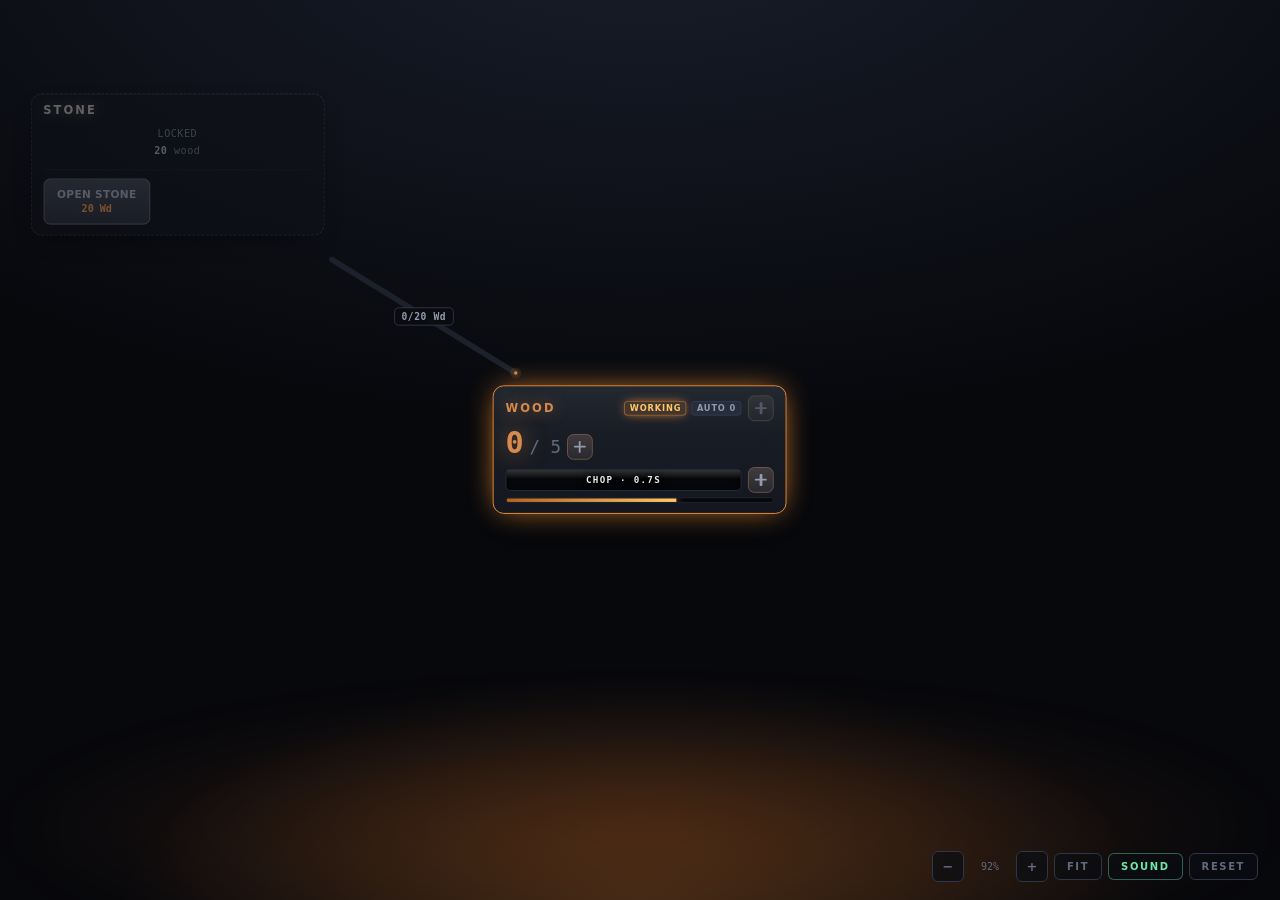
<file: index-combat.html>
<!DOCTYPE html>
<html lang="en">
<head>
<meta charset="utf-8">
<meta name="viewport" content="width=device-width,initial-scale=1">
<title>Smeltworks · Combat</title>
<style>
  :root {
    --bg: #07080c;
    --panel2: #1d222e;
    --panel3: #262c3b;
    --line: #2f3648;
    --line2: #3d465c;
    --text: #e6ebf5;
    --dim: #939bad;
    --dimmer: #626a7d;
    --ember: #ff9a3c;
    --ember-hot: #ffc76b;
    --ember-dim: #b3641f;
    --good: #6ee7a8;
    --bad: #ef6b6b;
    --font: 'Segoe UI', system-ui, -apple-system, sans-serif;
    --mono: 'Cascadia Mono', 'Consolas', monospace;

    /* the world is a fixed-size map now — the camera scales it, not the viewport */
    --bar-w: 320px;
    --amt-size: 33px;
    --ut: 46px;
  }

  * { box-sizing: border-box; }

  html, body {
    margin: 0; height: 100%; overflow: hidden;
    background: var(--bg); color: var(--text);
    font-family: var(--font); font-size: 15px;
    user-select: none; -webkit-user-select: none;
  }

  /* ================= forge (the viewport) ================= */

  #forge {
    position: relative; width: 100%; height: 100%; overflow: hidden;
    cursor: grab; touch-action: none;
    background:
      radial-gradient(60% 40% at 50% 102%, rgba(255,154,60,.20), transparent 68%),
      radial-gradient(110% 80% at 50% -10%, #191e2b, var(--bg) 72%);
  }
  #forge.grabbing { cursor: grabbing; }
  #forge::after {
    content: ''; position: absolute; left: -20%; right: -20%; bottom: -12%; height: 40%;
    background: radial-gradient(closest-side, rgba(255,120,30,.18), transparent 72%);
    filter: blur(26px); animation: haze 7s ease-in-out infinite; pointer-events: none;
  }
  @keyframes haze {
    0%,100% { transform: scaleY(1) translateY(0); opacity: .75; }
    50%     { transform: scaleY(1.22) translateY(-10px); opacity: 1; }
  }

  /* ================= world (the pannable, zoomable map) ================= */

  /* No will-change here on purpose: promoting this to a compositor layer makes
     the browser rasterise it once and stretch that bitmap, which is what turns
     every label soft as soon as you zoom in. Letting it repaint keeps text
     crisp at any zoom, and the scene is small enough that it costs nothing. */
  #world {
    position: absolute; left: 0; top: 0;
    transform-origin: 0 0;
  }

  #embers { position: absolute; inset: 0; pointer-events: none; overflow: hidden; }
  .ember {
    position: absolute; bottom: -20px; border-radius: 50%;
    background: var(--ember); filter: blur(1px); animation: emberUp linear infinite;
  }
  @keyframes emberUp {
    0%   { transform: translate(0,0) scale(.5); opacity: 0; }
    12%  { opacity: .85; }
    70%  { opacity: .5; }
    100% { transform: translate(var(--drift), -104vh) scale(1.15); opacity: 0; }
  }

  /* One column, so however many lines the hint wraps to it can never end up
     underneath the title. */
  #corner {
    position: absolute; bottom: 18px; left: 26px; z-index: 3;
    display: flex; flex-direction: column; gap: 9px;
    max-width: min(620px, calc(100% - 320px)); pointer-events: none;
  }
  #title { font-size: 13px; letter-spacing: .42em; text-transform: uppercase; color: var(--dimmer); }
  #title b { color: var(--ember-dim); letter-spacing: .42em; text-shadow: 0 0 22px rgba(255,154,60,.45); }
  #hint { font-size: 11px; color: #454b5b; letter-spacing: .05em; line-height: 1.7; }
  /* on a narrow window the controls win the bottom strip */
  @media (max-width: 720px) { #hint { display: none; } }

  #camui {
    position: absolute; bottom: 18px; right: 22px; z-index: 25;
    display: flex; gap: 6px; align-items: center;
  }
  #camui button {
    font-size: 10px; font-weight: 600; letter-spacing: .16em; text-transform: uppercase;
    background: rgba(10,13,19,.7); border: 1px solid var(--line); color: var(--dimmer);
    border-radius: 6px; padding: 7px 12px; cursor: pointer; font-family: var(--font);
    transition: all .13s;
  }
  #camui button:hover { border-color: var(--line2); color: var(--dim); }
  #camui .zbtn { width: 32px; padding: 7px 0; text-align: center; font-size: 13px; letter-spacing: 0; }
  #camui #zlevel {
    font-family: var(--mono); font-size: 10px; color: var(--dimmer);
    min-width: 40px; text-align: center;
  }
  #camui #btn-reset:hover { border-color: var(--bad); color: var(--bad); }
  #camui #btn-sound.on { color: var(--good); border-color: rgba(110,231,168,.4); }

  /* ================= links — one per unlock ingredient ================= */

  #arc { position: absolute; inset: 0; width: 100%; height: 100%; pointer-events: none; z-index: 1; }
  .lbase { fill: none; stroke: #1c212c; stroke-width: 6; stroke-linecap: round; }
  /* the glow is a fat translucent stroke under the line, not a drop-shadow
     filter — a filter would rasterise the line itself and go soft on zoom */
  .lglow {
    fill: none; stroke: var(--lc); stroke-width: 12; stroke-linecap: round;
    opacity: .13; transition: stroke-dasharray .16s linear;
  }
  .lfill {
    fill: none; stroke: var(--lc); stroke-width: 3.5; stroke-linecap: round;
    transition: stroke-dasharray .16s linear;
  }
  .link.lit .lglow { stroke-width: 20; animation: glowPulse 1.25s ease-in-out infinite; }
  .link.lit .lfill { stroke-width: 5.5; animation: linkPulse 1.25s ease-in-out infinite; }
  @keyframes linkPulse { 0%,100% { opacity: .72; } 50% { opacity: 1; } }
  @keyframes glowPulse { 0%,100% { opacity: .20; } 50% { opacity: .42; } }
  /* a fuel line reads as a flow, not a requirement: dashed rail, thinner core */
  .link.feed .lbase { stroke-dasharray: 11 10; stroke-width: 5; }
  .link.feed .lfill { stroke-width: 3; }
  .link.done { opacity: .3; }
  .link.done .lfill { stroke-width: 2.5; }
  .link.done .lglow { opacity: 0; }
  .link.dormant { opacity: .34; }
  .link.dormant .lglow { opacity: 0; }

  #linklabels { position: absolute; inset: 0; pointer-events: none; z-index: 2; }
  .llabel {
    position: absolute; transform: translate(-50%, -50%);
    font-family: var(--mono); font-size: 10.5px; font-weight: 600; letter-spacing: .06em;
    padding: 3px 7px; border-radius: 5px; white-space: nowrap;
    background: rgba(9,11,16,.92); border: 1px solid var(--line); color: var(--dim);
    transition: opacity .2s;
  }
  .llabel.ready {
    color: #0c0f15; background: var(--lc); border-color: var(--lc);
    box-shadow: 0 0 18px -2px var(--lc); animation: linkPulse 1.25s ease-in-out infinite;
  }
  .llabel.gone { opacity: 0; }

  /* ================= ore tile ================= */

  .ore {
    position: absolute; z-index: 4;
    width: var(--bar-w); transform: translate(-50%, -50%);
    padding: 10px 13px 11px;
    border: 1px solid var(--line); border-radius: 12px;
    background:
      linear-gradient(180deg, rgba(255,255,255,.035), transparent 40%),
      linear-gradient(180deg, #1b2029, #14171f);
    box-shadow: 0 10px 26px -12px #000, inset 0 1px 0 rgba(255,255,255,.05);
    transition: border-color .18s, box-shadow .18s, transform .14s, opacity .25s;
  }
  .ore:not(.run) { opacity: .92; }
  .ore.run { z-index: 5; border-color: color-mix(in srgb, var(--ore) 70%, var(--line)); }
  .ore.locked { opacity: .55; background: #0e1117; border-style: dashed; }
  .ore.ready {
    opacity: .96; border-style: solid; border-color: var(--ore);
    box-shadow: 0 0 34px -10px var(--ore), 0 10px 26px -14px #000;
    animation: readyPulse 1.6s ease-in-out infinite;
  }
  @keyframes readyPulse {
    0%,100% { box-shadow: 0 0 40px -14px var(--ore), 0 14px 30px -14px #000; }
    50%     { box-shadow: 0 0 62px -6px  var(--ore), 0 14px 30px -14px #000; }
  }
  .ore.facility {
    background:
      linear-gradient(180deg, rgba(243,173,85,.12), transparent 45%),
      linear-gradient(180deg, #25201a, #161513);
  }
  .ore.facility.hot {
    border-color: var(--ore);
    box-shadow: 0 0 32px -10px var(--ore), 0 12px 28px -14px #000;
  }
  /* The one tile the worker is stood at. Exactly one card on the board ever
     carries this, so it is the loudest thing on screen that is not a purchase.
     The furnace is never one of them — you trigger it, you do not stand at it. */
  .ore.worked {
    opacity: 1; border-color: var(--ember);
    box-shadow: 0 0 34px -8px var(--ember), 0 12px 28px -14px #000;
    animation: workedPulse 1.9s ease-in-out infinite;
  }
  @keyframes workedPulse {
    0%,100% { box-shadow: 0 0 30px -10px var(--ember), 0 12px 28px -14px #000; }
    50%     { box-shadow: 0 0 52px -4px  var(--ember), 0 12px 28px -14px #000; }
  }
  .tag.work {
    background: rgba(255,154,60,.16); color: var(--ember-hot);
    border-color: rgba(255,154,60,.45); box-shadow: 0 0 12px -3px var(--ember);
  }
  .ore.facility .fill {
    background: linear-gradient(90deg, #48250f, #d96820 55%, #ffd26b);
  }
  /* Feedback is done with light, never with scale. Animating the transform of
     a tile re-rasterises everything inside it, so every pour used to smear the
     readouts for a third of a second. */
  .ore.pop { animation: pop .40s ease-out; }
  @keyframes pop {
    0%   { box-shadow: 0 10px 26px -12px #000, inset 0 1px 0 rgba(255,255,255,.05); }
    26%  { box-shadow: 0 0 40px -6px var(--ore), 0 10px 26px -12px #000,
                       inset 0 1px 0 rgba(255,255,255,.30); }
    100% { box-shadow: 0 10px 26px -12px #000, inset 0 1px 0 rgba(255,255,255,.05); }
  }
  /* a tile arriving on the board for the first time — a one-off entrance, so a
     scale here is fine; it never overlaps anything you're trying to read */
  .ore.appear { animation: appear .55s cubic-bezier(.2,.9,.3,1); }
  @keyframes appear {
    0%   { opacity: 0; transform: translate(-50%,-50%) scale(.84); }
    55%  { opacity: 1; }
    100% { opacity: .92; transform: translate(-50%,-50%) scale(1); }
  }
  /* click acknowledgement: a ring that expands off the edge and fades */
  .ore.hit { animation: hit .34s ease-out; }
  @keyframes hit {
    0%   { box-shadow: 0 0 0 0 color-mix(in srgb, var(--ore) 60%, transparent),
                       0 10px 26px -12px #000; }
    100% { box-shadow: 0 0 0 14px transparent, 0 10px 26px -12px #000; }
  }

  .obody { cursor: pointer; }
  .obody:hover .ore-name { text-shadow: 0 0 22px var(--ore); }
  /* the furnace works this tile, so there is nothing here to press */
  .ore.passive .obody { cursor: inherit; }

  .ore-head { display: flex; align-items: center; gap: 7px; margin-bottom: 7px; }
  .ore-name {
    font-weight: 700; letter-spacing: .18em; text-transform: uppercase;
    color: var(--ore); font-size: 12.5px;
    text-shadow: 0 0 16px color-mix(in srgb, var(--ore) 55%, transparent);
  }
  .ore-tags { margin-left: auto; display: flex; gap: 5px; }
  .tag {
    font-size: 9px; font-weight: 600; letter-spacing: .1em;
    padding: 2px 5px; border-radius: 4px;
    background: #262d3c; color: var(--dim); border: 1px solid #333c4f;
  }
  .tag.on {
    background: rgba(110,231,168,.14); color: var(--good);
    border-color: rgba(110,231,168,.38); box-shadow: 0 0 12px -4px var(--good);
  }
  .tag.cold {
    background: rgba(95,120,160,.14); color: #7f93b4; border-color: rgba(95,120,160,.4);
  }

  .amt { display: flex; align-items: baseline; gap: 7px; margin-bottom: 8px; }
  .amt .cur {
    font-family: var(--mono); font-size: var(--amt-size); font-weight: 700;
    line-height: 1; letter-spacing: -.02em; color: var(--ore);
    text-shadow: 0 0 26px color-mix(in srgb, var(--ore) 60%, transparent);
  }
  /* the capacity figure and the + that raises it read as one unit, set apart
     from the stock figure by the row gap rather than floating between them */
  .capgrp { display: inline-flex; align-items: center; gap: 6px; }
  .amt .capv { font-family: var(--mono); font-size: 19px; color: var(--dimmer); }
  .amt .rate {
    margin-left: auto; font-family: var(--mono); font-size: 12px;
    color: var(--good); text-shadow: 0 0 14px rgba(110,231,168,.45);
  }
  .amt .rate.neg { color: var(--dimmer); text-shadow: none; }

  /* the output bar and the + that widens it share a row */
  .trackrow { display: flex; align-items: center; gap: 7px; }
  .trackrow .track { flex: 1 1 auto; min-width: 0; }
  /* the number flashes white rather than growing — a scale or a filter on text
     is the single worst offender for blur inside a zoomed layer */
  .cur.tick { animation: tick .34s ease-out; }
  @keyframes tick {
    0%   { color: var(--ore); text-shadow: 0 0 26px color-mix(in srgb, var(--ore) 60%, transparent); }
    20%  { color: #fff;       text-shadow: 0 0 12px #fff, 0 0 38px var(--ore); }
    100% { color: var(--ore); text-shadow: 0 0 26px color-mix(in srgb, var(--ore) 60%, transparent); }
  }
  .ore.full .cur { color: var(--ember-hot); animation: fullPulse 1.1s ease-in-out infinite; }
  @keyframes fullPulse { 0%,100% { opacity: 1; } 50% { opacity: .55; } }

  /* the stock bar */
  .track {
    position: relative; height: 24px; border-radius: 5px;
    background: #06070a; border: 1px solid #262d3c; overflow: hidden;
    box-shadow: inset 0 2px 7px rgba(0,0,0,.85);
  }
  .fill {
    position: absolute; inset: 0 auto 0 0; width: 0%;
    background:
      linear-gradient(100deg,
        color-mix(in srgb, var(--ore) 30%, #000) 0%, var(--ore) 42%,
        color-mix(in srgb, var(--ore) 55%, #fff) 52%, var(--ore) 62%,
        color-mix(in srgb, var(--ore) 30%, #000) 100%);
    background-size: 260% 100%; animation: molten 3.4s linear infinite;
    box-shadow: 0 0 18px -3px var(--ore); transition: width .14s linear;
  }
  @keyframes molten { from { background-position: 160% 0; } to { background-position: -100% 0; } }
  .gloss {
    position: absolute; inset: 0 0 auto 0; height: 45%;
    background: linear-gradient(180deg, rgba(255,255,255,.20), transparent); pointer-events: none;
  }
  .tstatus {
    position: absolute; inset: 0; display: flex; align-items: center; justify-content: center;
    font-family: var(--mono); font-size: 10px; font-weight: 700; letter-spacing: .14em;
    color: rgba(255,255,255,.92); text-shadow: 0 1px 5px #000, 0 0 12px #000;
    pointer-events: none; opacity: .62; transition: opacity .2s;
  }
  .obody:hover .tstatus, .ore.run .tstatus { opacity: 1; }
  .tstatus.go { color: var(--ember-hot); animation: fullPulse 1.3s ease-in-out infinite; }
  .tstatus.cold { color: #8fa6c8; }

  /* the work cycle — its own rail UNDER the stock bar, never overlapping it */
  .cycbar {
    height: 6px; margin-top: 5px; border-radius: 3px; overflow: hidden;
    background: #06070a; border: 1px solid #1f2532;
  }
  .cyc {
    height: 100%; width: 0%;
    background: linear-gradient(90deg, var(--ember-dim), var(--ember-hot));
    box-shadow: 0 0 10px var(--ember);
    opacity: 0; transition: opacity .2s;
  }
  .cyc.on { opacity: 1; }
  /* heat going in reads hotter than the wait that follows it */
  .cyc.burn {
    background: linear-gradient(90deg, #d96820, #fff0c0);
    box-shadow: 0 0 14px var(--ember-hot);
  }
  .cyc.cool {
    background: linear-gradient(90deg, #2b3546, #55627d);
    box-shadow: none;
  }

  /* ---- the casting bench: a row of moulds, each on its own timer ----
     These are the only controls on the board that are NOT the worked tile:
     you press a mould directly, from wherever the worker happens to be stood. */
  .mrow { display: flex; align-items: center; gap: 7px; margin-top: 7px; }
  .moulds { flex: 1 1 auto; min-width: 0; display: flex; flex-wrap: wrap; gap: 5px; }
  .mould {
    flex: 1 1 26px; min-width: 26px; height: 30px; padding: 0;
    position: relative; overflow: hidden;
    border: 1px solid #2b3242; border-radius: 6px;
    background: linear-gradient(180deg, #0f1219, #080a0f);
    box-shadow: inset 0 2px 6px rgba(0,0,0,.8);
    cursor: pointer; font-family: var(--mono);
    transition: border-color .14s, box-shadow .14s, opacity .14s, transform .1s;
  }
  /* the cooling bar drains right to left; the hot layer fades out over it, so a
     mould goes orange -> grey as it sets, without animating any transform */
  .mcool { position: absolute; inset: 0 auto 0 0; width: 0%;
           background: linear-gradient(180deg, #46536b, #2b3546);
           transition: width .12s linear; }
  .mhot { position: absolute; inset: 0;
          background: linear-gradient(180deg, #ffb457, #d1610f);
          box-shadow: 0 0 12px var(--ember); transition: opacity .12s linear; }
  .msym {
    position: absolute; inset: 0; z-index: 2;
    display: flex; align-items: center; justify-content: center;
    font-size: 8.5px; font-weight: 700; letter-spacing: .06em;
    color: var(--dimmer); text-shadow: 0 1px 3px #000;
  }
  /* the rails: top and bottom edges filling left to right toward one pour */
  .mprog { position: absolute; inset: 0; pointer-events: none; z-index: 3; }
  .mprog::before, .mprog::after {
    content: ''; position: absolute; left: 0; height: 2px; width: var(--p, 0%);
    background: var(--ore); box-shadow: 0 0 7px var(--ore);
    border-radius: 2px; transition: width .18s linear;
  }
  .mprog::before { top: 0; }
  .mprog::after  { bottom: 0; }
  .mould.empty.no .mprog::before, .mould.empty.no .mprog::after { opacity: .7; }
  .mould.empty.can { border-color: var(--ore); box-shadow: 0 0 12px -5px var(--ore); }
  .mould.empty.can .msym { color: var(--ore); }
  .mould.empty.can .mprog { display: none; }
  .mould.empty:hover { border-color: var(--ore); box-shadow: 0 0 14px -5px var(--ore); }
  .mould.empty:hover .msym { color: var(--ore); }
  .mould.empty.no { opacity: .38; cursor: default; }
  .mould.cool { cursor: default; border-color: #3d4557; }
  .mould.cool .msym { color: #f0e0c8; }
  .mould.ready {
    border-color: var(--ore);
    background: linear-gradient(180deg,
      color-mix(in srgb, var(--ore) 62%, #000),
      color-mix(in srgb, var(--ore) 26%, #000));
    animation: mready 1.2s ease-in-out infinite;
  }
  .mould.ready .msym { color: #10131a; text-shadow: none; }
  .mould.ready.no { animation: none; opacity: .55; cursor: default; }
  @keyframes mready {
    0%,100% { box-shadow: 0 0 12px -5px var(--ore), inset 0 1px 0 rgba(255,255,255,.22); }
    50%     { box-shadow: 0 0 24px -2px var(--ore), inset 0 1px 0 rgba(255,255,255,.34); }
  }
  .mould:active:not(.cool):not(.no) { transform: scale(.94); }
  /* a furrow runs the same timer as a mould, but nothing in it is molten —
     green going in, green coming out */
  .mould.crop .mhot { background: linear-gradient(180deg, #8fd45f, #3f7a2a);
                      box-shadow: 0 0 12px rgba(143,191,106,.5); }
  .mould.crop .mcool { background: linear-gradient(180deg, #3b4a33, #232d1f); }
  .mould.crop.cool .msym { color: #dcecc9; }

  /* a charcoal stack: orange going in, fading to black as it chars */
  .mould.char .mhot { background: linear-gradient(180deg, #ff9a3c, #7a3410); box-shadow: 0 0 12px var(--ember); }
  .mould.char .mcool { background: linear-gradient(180deg, #2a2724, #141210); }
  .mould.char.cool .msym { color: #e8dccb; }
  /* a steel mould: white-hot, then a cold blue-grey, and a frozen one dark */
  .mould.steel .mhot { background: linear-gradient(180deg, #fff3d6, #ffb457); box-shadow: 0 0 14px #ffe9c0; }
  .mould.steel .mcool { background: linear-gradient(180deg, #56657f, #2e3848); }
  .mould.steel.frozen { border-color: #4a5a78; }
  .mould.steel.frozen .mhot { opacity: 0 !important; }
  .mould.steel.frozen .msym { color: #8fa6c8; }

  /* ---- buckets: a mould that fills from the left with water and then just
     sits there, full, waiting for whatever wants water ---- */
  .mould.bucket { cursor: default; flex: none; width: 46px; min-width: 0; }
  .mould.bucket .mcool { background: linear-gradient(180deg, #3aa7d6, #1f5f86);
                         box-shadow: 0 0 10px rgba(95,183,224,.45); }
  .mould.bucket .mhot { display: none; }
  .mould.bucket .msym { color: #dff3fb; }
  .mould.bucket.full { border-color: var(--ore); animation: mready 1.6s ease-in-out infinite; }
  .mould.bucket.full .msym { color: #10131a; }
  .mould.bucket.still .msym { color: var(--dimmer); }

  /* ---- the water: sun, cloud and ocean on one card ---- */
  .ore.water {
    background:
      linear-gradient(180deg, rgba(95,183,224,.12), transparent 45%),
      linear-gradient(180deg, #171f2b, #10141c);
  }
  .ore.water.hot { border-color: var(--ore); box-shadow: 0 0 32px -10px var(--ore), 0 12px 28px -14px #000; }
  .ore.water .fill { background: linear-gradient(90deg, #1f5f86, #5fb7e0 60%, #bfe9fb); }
  /* the river's floor, marked on the flow bar */
  .floormark {
    position: absolute; top: 0; bottom: 0; left: 0; width: 2px; z-index: 2;
    background: #ffd27a; box-shadow: 0 0 8px #ffd27a; opacity: .9; display: none;
    transition: left .18s linear;
  }
  .wrow { display: flex; gap: 6px; margin-top: 7px; }
  .wbtn {
    flex: 1 1 0; position: relative; overflow: hidden; height: 46px; padding: 0;
    border: 1px solid #2b3242; border-radius: 8px;
    background: linear-gradient(180deg, #0f1219, #080a0f);
    box-shadow: inset 0 2px 6px rgba(0,0,0,.8);
    cursor: pointer; font-family: var(--mono); color: var(--dim); touch-action: none;
    transition: border-color .14s, box-shadow .14s, opacity .14s;
  }
  .wbtn .wfill { position: absolute; left: 0; right: 0; bottom: 0; height: 0%; transition: height .12s linear; }
  .wbtn.sun .wfill   { background: linear-gradient(180deg, #ffd27a, #c47a1a); opacity: .55; }
  .wbtn.cloud .wfill { background: linear-gradient(180deg, #c9d6e6, #6f8199); opacity: .8; }
  .wbtn .wtxt {
    position: relative; z-index: 2; height: 100%;
    display: flex; flex-direction: column; align-items: center; justify-content: center; gap: 3px;
    font-size: 8.5px; letter-spacing: .12em; font-weight: 700; text-shadow: 0 1px 3px #000;
  }
  .wbtn .wsym { font-size: 17px; line-height: 1; }
  .wbtn:hover:not(.dry) { border-color: var(--ore); }
  .wbtn.held { border-color: var(--ore); box-shadow: 0 0 18px -3px var(--ore), inset 0 2px 6px rgba(0,0,0,.8); color: #fff; }
  .wbtn.held .wtxt { animation: fullPulse 1s ease-in-out infinite; }
  .wbtn.dry { opacity: .42; cursor: default; }
  .ocean {
    position: relative; height: 13px; margin-top: 6px; border-radius: 4px; overflow: hidden;
    background: #06070a; border: 1px solid #1f2532;
  }
  .ocean .ofill {
    position: absolute; inset: 0 auto 0 0; width: 0%;
    background: linear-gradient(90deg, #1f5f86, #5fb7e0);
    box-shadow: 0 0 10px rgba(95,183,224,.5); transition: width .12s linear;
  }
  .ocean .olab {
    position: absolute; inset: 0; display: flex; align-items: center; justify-content: center;
    font-family: var(--mono); font-size: 8.5px; font-weight: 700; letter-spacing: .14em;
    color: #dff3fb; text-shadow: 0 1px 3px #000;
  }

  /* ---- the field: nine plots on a grid, each walked through plow, seed,
     water and growth by hand ---- */
  .moulds.grid3 { display: grid; grid-template-columns: repeat(3, 66px); gap: 6px; justify-content: center; }
  .mould.plot { width: 66px; height: 66px; flex: none; min-width: 0; }
  .mould.plot .msym { font-size: 10px; }
  .mould.plot .mhot { display: none; }
  .mould.plot.empty   { background: linear-gradient(180deg, #2a2620, #17140f); }
  .mould.plot.plowed  { background: linear-gradient(180deg, #4a3826, #2a1f12); border-color: #5a4630; }
  .mould.plot.planted { background: linear-gradient(180deg, #4a3826, #2a1f12); border-color: #6f8a4a; }
  .mould.plot.planted .msym, .mould.plot.plowed .msym { color: #cdbfa8; }
  .mould.plot.plowing { border-color: #5a4630; }
  .mould.plot.plowing .mcool { background: linear-gradient(180deg, #6b4f2e, #3a2a16); box-shadow: 0 0 8px rgba(160,110,60,.4); }
  .mould.plot.plowing .msym { color: #e0cfb4; }
  .mould.plot.cool { border-color: #4f7a3a; }
  .mould.plot.cool .mcool { background: linear-gradient(180deg, #5faa3f, #2f6a22); box-shadow: 0 0 10px rgba(143,191,106,.45); }
  .mould.plot.cool .msym { color: #e8f5d8; }
  .mould.plot.no { opacity: .45; cursor: default; }
  .mould.plot:not(.cool):not(.no):hover { border-color: var(--ore); box-shadow: 0 0 14px -5px var(--ore); }

  /* the field's seed pouch: which kind goes in next */
  .seedsel { display: flex; gap: 5px; margin-top: 7px; }
  .seedbtn {
    flex: 1 1 0; padding: 5px 4px; border-radius: 7px; cursor: pointer;
    border: 1px solid #2b3242; background: linear-gradient(180deg, #0f1219, #080a0f);
    font-family: var(--mono); color: var(--dim); text-align: center;
    display: flex; flex-direction: column; gap: 2px; transition: all .13s;
  }
  .seedbtn b { font-size: 9.5px; letter-spacing: .14em; color: var(--c); }
  .seedbtn .sn { font-size: 9px; color: var(--dimmer); }
  .seedbtn.on { border-color: var(--c); box-shadow: 0 0 12px -4px var(--c); background: color-mix(in srgb, var(--c) 12%, #0b0d12); }
  .seedbtn.none b { opacity: .5; }
  /* the hero's pack on the battle card */
  .pack { display: flex; gap: 8px; margin-top: 11px; }
  .packbtn {
    flex: 1 1 0; padding: 9px 8px; border-radius: 7px; cursor: pointer;
    border: 1px solid #2b3242; background: linear-gradient(180deg, #0f1219, #080a0f);
    font-family: var(--mono); color: var(--dim); text-align: center;
    display: flex; flex-direction: column; gap: 2px; transition: all .13s;
  }
  .packbtn b { font-size: 14px; letter-spacing: .14em; color: var(--c); }
  .packbtn .pn { font-size: 12.5px; color: var(--dimmer); white-space: nowrap; }
  .packbtn.on {
    border-color: color-mix(in srgb, var(--c) 70%, #2b3242);
    background: linear-gradient(180deg, color-mix(in srgb, var(--c) 30%, #0f1219), color-mix(in srgb, var(--c) 14%, #080a0f));
    box-shadow: inset 0 1px 0 rgba(255,255,255,.08), 0 0 10px -6px var(--c);
  }
  .packbtn.on .pn { color: var(--dim); }
  .startbtn.on {
    border: 2px solid var(--c); padding: 8px 7px;
    box-shadow: 0 0 16px -4px var(--c), inset 0 0 0 1px rgba(255,255,255,.08);
  }
  .startbtn.on b { color: #fff; text-shadow: 0 0 10px var(--c); }
  .packbtn.off { opacity: .5; border-style: dashed; }
  .packbtn.none b { opacity: .5; }
  /* a crop going down: the button flares in its colour and settles */
  .packbtn.used { animation: packUsed .7s ease-out; }
  @keyframes packUsed {
    0%   { transform: scale(1.12); background: color-mix(in srgb, var(--c) 45%, #0f1219); border-color: var(--c); box-shadow: 0 0 22px -2px var(--c); filter: brightness(1.8); }
    60%  { transform: scale(1); box-shadow: 0 0 12px -4px var(--c); }
    100% { transform: none; filter: none; }
  }
  /* the poultice taking: a green wash over the hero */
  .port.healed { animation: healed .8s ease-out; }
  @keyframes healed {
    0%   { box-shadow: 0 0 34px 2px #8fd45f, inset 0 0 22px rgba(143,212,95,.7); border-color: #8fd45f; filter: brightness(1.6) saturate(1.3); }
    100% { box-shadow: 0 0 18px -6px #ffd27a, inset 0 0 22px rgba(0,0,0,.65); }
  }

  /* ---- the equipment rack ---- */
  .ore.gear { width: 580px; }
  .ore.battle { width: 880px; }
  .ore.battle .amt .rate.gold {
    font-size: 30px; font-weight: 800; letter-spacing: .02em; color: #ffd27a;
    text-shadow: 0 0 22px rgba(255,210,122,.45);
  }
  .ore.battle .ore-tags .tag { font-size: 11.5px; }
  .ore.gear {
    background:
      linear-gradient(180deg, rgba(201,162,77,.10), transparent 45%),
      linear-gradient(180deg, #221e16, #14120e);
  }
  .grows { display: flex; flex-direction: column; gap: 8px; margin-top: 26px; }
  .gdiv { flex: none; width: 1px; margin: 4px 4px; background: rgba(255,255,255,.14); }
  /* the column titles sit over the first row's chips */
  .grows .grow:first-child .gchip { overflow: visible; }
  .grows .grow:first-child .gchip::before {
    position: absolute; left: 0; top: -17px; font-family: var(--mono); font-size: 9.5px;
    letter-spacing: .18em; color: var(--dimmer); white-space: nowrap; font-weight: 700;
  }
  .grows .grow:first-child .gchip.eq::before { content: 'WORN'; }
  .grows .grow:first-child .gdiv + .gchip::before { content: 'RESERVE'; }
  .gchip.eq { background: linear-gradient(180deg, #1c1a12, #0f0e0a); }
  /* a piece taking shape: shaking, glowing ember-hot, no drop and no drag */
  .gchip.forging {
    --amp: 0px; --glow: 0; --tc: #ff9a3c; cursor: default;
    border-style: solid; overflow: visible;
    animation: benchShake .11s linear infinite;
    box-shadow: 0 0 calc(4px + 30px * var(--glow)) calc(-6px + 4px * var(--glow)) var(--tc), inset 0 2px 6px rgba(0,0,0,.8);
  }
  .gchip.forging .gname { color: var(--ember-hot); }
  .gchip.forging .ftime { color: var(--ember); }
  /* the finish: a ring bursting out in the piece's own colour */
  .gchip.born { animation: born .9s ease-out; }
  @keyframes born {
    0%   { box-shadow: 0 0 0 0 var(--tc), 0 0 30px 4px var(--tc), inset 0 0 40px var(--tc); filter: brightness(2.2); }
    60%  { filter: brightness(1.3); }
    100% { box-shadow: 0 0 0 22px transparent, 0 0 0 0 transparent, inset 0 2px 6px rgba(0,0,0,.8); filter: none; }
  }
  .grow { display: flex; align-items: center; gap: 9px; }
  .glab {
    flex: none; width: 84px; font-family: var(--mono); font-size: 13px; font-weight: 700;
    letter-spacing: .14em; color: var(--dimmer);
  }
  .gchips { flex: 1 1 auto; min-width: 0; display: flex; gap: 7px; }
  .gchip {
    --tc: #4a5164;
    flex: 1 1 0; min-width: 0; height: 52px; padding: 0 10px; position: relative;
    border: 1px solid var(--tc); border-radius: 6px;
    background: linear-gradient(180deg, #0f1219, #080a0f);
    box-shadow: inset 0 2px 6px rgba(0,0,0,.8);
    font-family: var(--mono); font-size: 13px; font-weight: 700; letter-spacing: .04em;
    color: var(--dim); cursor: pointer; text-align: left; white-space: nowrap; overflow: hidden;
    display: flex; flex-direction: column; justify-content: center; gap: 3px;
    transition: border-color .13s, box-shadow .13s, opacity .13s;
  }
  .gchip .gname { color: var(--mc, var(--tc)); font-size: 11px; letter-spacing: .1em; }
  .gchip .gstat { color: var(--text); min-height: 1.25em; }
  .gchip.t1 .gstat, .gchip.t2 .gstat, .gchip.t3 .gstat { color: var(--tc); }
  /* the chip wears its metal: iron in the warm tan of the bars it came from,
     steel in the cool bright blue of the steelworks, with a sheen and a glow
     so it plainly outranks iron; the rarity colour stays on the stats line */
  .gchip.iron {
    --mc: #e6cdb8;
    border-color: color-mix(in srgb, var(--mc) 55%, #2b3242);
    background: linear-gradient(180deg, color-mix(in srgb, var(--mc) 13%, #0f1219), color-mix(in srgb, var(--mc) 5%, #080a0f));
  }
  .gchip.steel {
    --mc: #a9d6ff;
    border-color: color-mix(in srgb, var(--mc) 75%, #2b3242);
    background: linear-gradient(180deg, color-mix(in srgb, var(--mc) 22%, #0f1219), color-mix(in srgb, var(--mc) 8%, #080a0f));
    box-shadow: 0 0 14px -5px var(--mc), inset 0 1px 0 rgba(255,255,255,.10), inset 0 2px 6px rgba(0,0,0,.6);
  }
  .gchip.steel .gname { text-shadow: 0 0 10px color-mix(in srgb, var(--mc) 70%, transparent); }
  .gchip.t0 { --tc: #7c8598; }
  .gchip.t1 { --tc: #6ee7a8; }
  .gchip.t2 { --tc: #6fb3ff; }
  .gchip.t3 { --tc: #d9a0ff; }
  .gchip .gplus {
    position: absolute; right: 4px; top: 4px; padding: 1px 5px; border-radius: 4px;
    background: rgba(255,210,122,.16); border: 1px solid rgba(255,210,122,.5); color: #ffd27a;
    font-size: 10.5px; letter-spacing: .04em; line-height: 1.3;
  }
  .gchip.steel .gname::before { content: '\2726 '; }
  .gchip.none { border-style: dashed; cursor: default; color: var(--dimmer); justify-content: center; align-items: center; }
  .gchip.over { border-color: #fff; box-shadow: 0 0 14px -3px #fff, inset 0 2px 6px rgba(0,0,0,.8); }
  .gchip.bad { border-color: var(--bad); box-shadow: 0 0 14px -3px var(--bad); }
  .gchip.eq { box-shadow: 0 0 14px -4px var(--mc, var(--tc)), inset 0 2px 6px rgba(0,0,0,.8); border-left: 3px solid #ffd27a; }
  .gchip.eq.steel { box-shadow: 0 0 18px -3px var(--mc), inset 0 1px 0 rgba(255,255,255,.14), inset 0 2px 6px rgba(0,0,0,.6); }
  .gchip.bak:hover { border-color: #fff; }
  .gchip .gx {
    position: absolute; top: 3px; right: 3px; width: 19px; height: 19px; padding: 0;
    border: 0; border-radius: 4px; background: rgba(0,0,0,.5); color: var(--dimmer);
    font-size: 14px; line-height: 19px; cursor: pointer; font-family: var(--mono); text-align: center;
  }
  .gchip .gx:hover { color: var(--bad); background: rgba(239,107,107,.2); }
  .gsum {
    margin-top: 11px; padding: 9px 12px; border-radius: 6px; background: rgba(0,0,0,.35);
    font-family: var(--mono); font-size: 13.5px; letter-spacing: .1em; color: var(--dim); text-align: center;
  }
  .gsum b { color: var(--text); font-weight: 700; }

  /* ---- the scrap pile ---- */
  .ore.recycle {
    background:
      linear-gradient(180deg, rgba(201,162,77,.10), transparent 45%),
      linear-gradient(180deg, #221d14, #14110c);
  }
  .rbox { margin-top: 6px; }
  .rslot {
    position: relative; min-height: 64px; border-radius: 10px; padding: 10px;
    display: flex; align-items: center; justify-content: center;
    border: 2px dashed #5a4a2c; background: rgba(0,0,0,.28);
    transition: border-color .14s, background .14s, box-shadow .14s;
  }
  .rslot.armed { border-color: color-mix(in srgb, var(--ore) 55%, #5a4a2c); }
  .rslot.over { border-style: solid; border-color: var(--ore); background: rgba(201,162,77,.14); box-shadow: 0 0 24px -6px var(--ore); }
  .rhint {
    font-family: var(--mono); font-size: 10.5px; font-weight: 700; letter-spacing: .18em;
    color: var(--dimmer); pointer-events: none;
  }
  .rslot.over .rhint { color: var(--ore); }
  .rtxt {
    margin-top: 7px; text-align: center;
    font-family: var(--mono); font-size: 10px; font-weight: 700; letter-spacing: .12em; color: var(--dim);
  }

  /* ---- the enhancement bench ---- */
  .ore.bench {
    width: 372px;
    background:
      linear-gradient(180deg, rgba(217,140,255,.10), transparent 45%),
      linear-gradient(180deg, #1e1826, #120f16);
  }
  .ore.bench.hot { border-color: var(--ore); box-shadow: 0 0 calc(14px + 30px * var(--glow, 0)) -8px var(--ore), 0 12px 28px -14px #000; }
  .benchbox { margin-top: 2px; }
  /* the head: the odds large on the left, the two ember counters on the right */
  .bhead { display: flex; align-items: stretch; justify-content: space-between; gap: 10px; margin-bottom: 8px; }
  .bchance { display: flex; flex-direction: column; justify-content: center; gap: 2px; min-width: 0; }
  .bpct {
    font-family: var(--mono); font-size: 34px; font-weight: 800; line-height: 1; letter-spacing: -.01em; white-space: nowrap;
    color: var(--dimmer); text-shadow: none; transition: color .2s;
  }
  .bpct.good { color: #8fe0a8; text-shadow: 0 0 22px rgba(143,224,168,.45); }
  .bpct.fair { color: var(--ember-hot); text-shadow: 0 0 22px rgba(255,210,122,.4); }
  .bpct.poor { color: #ef6b6b; text-shadow: 0 0 22px rgba(239,107,107,.4); }
  .blab { font-family: var(--mono); font-size: 9.5px; font-weight: 700; letter-spacing: .14em; color: var(--dim); white-space: pre-line; line-height: 1.45; }
  .bembers { display: flex; gap: 6px; flex: none; }
  .bember {
    width: 64px; padding: 6px 4px 5px; border-radius: 8px; text-align: center;
    display: flex; flex-direction: column; align-items: center; gap: 2px;
    border: 1px solid var(--line2); background: rgba(0,0,0,.28); transition: all .14s;
  }
  .bember .bn { font-family: var(--mono); font-size: 20px; font-weight: 800; line-height: 1; color: var(--text); }
  .bember b { font-family: var(--mono); font-size: 8.5px; letter-spacing: .12em; line-height: 1.25; color: var(--c); }
  .bember.none { opacity: .45; }
  .bember.wanted { opacity: 1; border-color: color-mix(in srgb, var(--c) 65%, #2b3242); box-shadow: 0 0 14px -4px var(--c); }
  .bember.short { opacity: 1; border-color: #ef6b6b; box-shadow: 0 0 14px -4px #ef6b6b; }
  .bember.short .bn { color: #ef6b6b; }
  .bslot {
    --amp: 0px; --glow: 0;
    position: relative; min-height: 78px; border-radius: 10px; padding: 10px;
    display: flex; align-items: center; justify-content: center;
    border: 2px dashed #4a3f5c; background: rgba(0,0,0,.28);
    transition: border-color .14s, background .14s;
  }
  .bslot.empty { cursor: default; }
  .bslot.over { border-color: var(--ore); background: rgba(217,140,255,.10); box-shadow: 0 0 22px -6px var(--ore); }
  .bslot.working, .bslot.done, .bslot.offer { border-style: solid; border-color: color-mix(in srgb, var(--ore) 55%, #4a3f5c); }
  .bslot.offer { background: rgba(217,140,255,.06); }
  .bslot .bchip { width: 62%; }
  .bslot .bchip .gchip { width: 100%; height: 52px; cursor: default;
    box-shadow: 0 0 calc(6px + 34px * var(--glow)) calc(-6px + 4px * var(--glow)) var(--ore), inset 0 2px 6px rgba(0,0,0,.8); }
  .bslot.working .bchip { animation: benchShake .11s linear infinite; }
  @keyframes benchShake {
    0%   { transform: translate(calc(-1 * var(--amp)), 0); }
    25%  { transform: translate(0, calc(-0.6 * var(--amp))); }
    50%  { transform: translate(var(--amp), 0); }
    75%  { transform: translate(0, calc(0.6 * var(--amp))); }
    100% { transform: translate(calc(-1 * var(--amp)), 0); }
  }
  .bslot.done .bchip { animation: fullPulse 1s ease-in-out infinite; }
  .bhint {
    position: absolute; inset: 0; display: flex; align-items: center; justify-content: center;
    font-family: var(--mono); font-size: 10.5px; font-weight: 700; letter-spacing: .18em; color: var(--dimmer);
    pointer-events: none;
  }
  .bslot.working .bhint, .bslot.done .bhint, .bslot.offer .bhint { display: none; }
  .bbtns { display: flex; gap: 6px; margin-top: 7px; }
  .bbtn {
    flex: 1 1 0; padding: 8px 6px; border-radius: 8px; cursor: pointer;
    font-family: var(--mono); font-size: 10.5px; font-weight: 700; letter-spacing: .14em;
    border: 1px solid var(--line2); background: rgba(255,255,255,.04); color: var(--dim);
    transition: all .13s;
  }
  .bbtn:hover { border-color: var(--text); color: var(--text); }
  .bbtn.bgo.can { border-color: var(--ore); color: #fff; background: rgba(217,140,255,.16); box-shadow: 0 0 16px -4px var(--ore); animation: fullPulse 1.3s ease-in-out infinite; }
  .bbtn.bgo.poor { opacity: .45; cursor: default; }
  .bbar { height: 8px; margin-top: 7px; border-radius: 4px; overflow: hidden; background: #06070a; border: 1px solid #1f2532; }
  .bfill { height: 100%; width: 0%; background: linear-gradient(90deg, #5a3a78, #d98cff); box-shadow: 0 0 10px #d98cff; transition: width .1s linear; }
  #gghost {
    position: fixed; z-index: 200; pointer-events: none; width: 150px;
    transform: translate(-50%, -50%) rotate(-3deg) scale(1.05); display: none;
  }
  #gghost.show { display: block; }
  #gghost .gchip { width: 100%; height: 52px; box-shadow: 0 14px 24px -8px #000; }
  #gghost .gx { display: none; }
  .gchip { cursor: grab; }
  .gchip:active { cursor: grabbing; }

  /* ---- the battle ---- */
  .ore.battle {
    background:
      linear-gradient(180deg, rgba(224,107,107,.10), transparent 45%),
      linear-gradient(180deg, #241717, #15100f);
  }
  .ore.battle .fill { background: linear-gradient(90deg, #7a2323, #e06b6b 60%, #ffb3b3); }
  .ore.battle.dead { opacity: .7; }
  .ore.battle.dead .fill { background: linear-gradient(90deg, #2b3546, #55627d); }
  .brow { margin-top: 4px; }
  /* the arena: two fighters face to face, each with a portrait and a health bar */
  .arena { display: flex; align-items: stretch; gap: 12px; }
  .fighter {
    flex: 1 1 0; min-width: 0; display: flex; flex-direction: column; align-items: center; gap: 8px;
    padding: 16px 12px 12px; border-radius: 10px;
    background: rgba(0,0,0,.28); border: 1px solid rgba(255,255,255,.06);
  }
  .port {
    width: 130px; height: 130px; border-radius: 50%; position: relative;
    background: radial-gradient(circle at 50% 38%, #2b3140, #0d1015 72%);
    border: 1px solid #333c4f; box-shadow: inset 0 0 22px rgba(0,0,0,.65);
    display: flex; align-items: center; justify-content: center; overflow: hidden;
  }
  .port svg { width: 108px; height: 108px; filter: drop-shadow(0 2px 2px rgba(0,0,0,.7)); }
  .fighter.hero .port  { border-color: rgba(255,210,122,.5); box-shadow: 0 0 18px -6px #ffd27a, inset 0 0 22px rgba(0,0,0,.65); }
  .fighter.enemy .port { border-color: rgba(160,102,224,.5); box-shadow: 0 0 18px -6px #a066e0, inset 0 0 22px rgba(0,0,0,.65); }
  .port.struck { animation: struck .2s ease-out; }
  @keyframes struck {
    0%   { transform: translateX(-3px); filter: brightness(2.4) saturate(.2); }
    50%  { transform: translateX(3px); }
    100% { transform: none; filter: none; }
  }
  .port.dead svg { filter: grayscale(1) brightness(.45); }
  .port.idle svg { opacity: .4; }
  .fname { font-family: var(--mono); font-size: 17px; letter-spacing: .16em; font-weight: 700; color: var(--text); white-space: nowrap; }
  .fighter.enemy .fname { color: #d9bbff; }
  .fighter.hero .fname { color: var(--ember-hot); }
  .fstat { font-family: var(--mono); font-size: 14px; letter-spacing: .06em; color: var(--dim); white-space: nowrap; }
  .hpbar {
    position: relative; width: 100%; height: 24px; border-radius: 4px; overflow: hidden;
    background: #06070a; border: 1px solid #262d3c; box-shadow: inset 0 2px 6px rgba(0,0,0,.85);
  }
  .hpfill { position: absolute; inset: 0 auto 0 0; width: 0%; transition: width .1s linear; }
  .hfill { background: linear-gradient(90deg, #7a2323, #e06b6b 60%, #ffb3b3); box-shadow: 0 0 12px -3px #e06b6b; }
  .efill { background: linear-gradient(90deg, #4a2a6a, #a066e0 60%, #d9bbff); box-shadow: 0 0 12px -3px #a066e0; }
  .hplab {
    position: absolute; inset: 0; display: flex; align-items: center; justify-content: center;
    font-family: var(--mono); font-size: 13.5px; font-weight: 700; letter-spacing: .12em;
    color: rgba(255,255,255,.92); text-shadow: 0 1px 5px #000, 0 0 12px #000;
  }
  .vs { align-self: center; font-family: var(--mono); font-size: 18px; font-weight: 800; letter-spacing: .2em; color: var(--dimmer); }
  /* the floor: a column of drop rows beside the fighters */
  .loot {
    flex: 0 0 240px; display: flex; flex-direction: column; gap: 5px; padding: 10px;
    border-radius: 10px; background: rgba(0,0,0,.28); border: 1px solid rgba(255,255,255,.06);
  }
  .loot .lt { font-family: var(--mono); font-size: 12.5px; letter-spacing: .16em; font-weight: 700; color: var(--dimmer); text-align: center; margin-bottom: 4px; }
  .lootrow {
    display: flex; justify-content: space-between; align-items: center; gap: 8px; padding: 7px 11px;
    border-radius: 6px; border: 1px solid var(--line2); background: rgba(255,255,255,.03);
    font-family: var(--mono); font-size: 14px; letter-spacing: .08em; color: var(--dim); cursor: pointer; transition: all .13s;
  }
  .lootrow b { color: var(--c); font-weight: 700; white-space: nowrap; }
  .lootrow .ln { font-weight: 700; font-size: 17px; color: var(--text); }
  .lootrow.none { opacity: .35; cursor: default; }
  .lootrow.some { border-color: color-mix(in srgb, var(--c) 60%, #2b3242); box-shadow: 0 0 10px -4px var(--c); }
  .lootrow.some:hover { background: rgba(255,255,255,.08); }
  /* a drop landing: the row falls in from above, flashes, and settles */
  .lootrow.drop { animation: lootDrop .5s cubic-bezier(.2, .9, .3, 1.25); }
  .lootrow.drop .ln { animation: lootNum .5s ease-out; }
  @keyframes lootDrop {
    0%   { transform: translateY(-14px) scale(1.06); filter: brightness(2.2); box-shadow: 0 10px 18px -6px #000, 0 0 16px -2px var(--c); }
    45%  { transform: translateY(2px) scale(1); filter: brightness(1.5); }
    70%  { transform: translateY(-1px); }
    100% { transform: none; filter: none; }
  }
  @keyframes lootNum {
    0%   { transform: scale(1.7); color: #fff; }
    100% { transform: none; }
  }
  .lootall {
    margin-top: auto; padding: 10px; border-radius: 6px; cursor: pointer;
    border: 1px solid var(--line2); background: rgba(255,210,122,.08); color: var(--ember-hot);
    font-family: var(--mono); font-size: 14px; letter-spacing: .14em; font-weight: 700;
  }
  .lootall.none { opacity: .35; cursor: default; }
  .lootall.some { border-color: var(--ember-hot); animation: fullPulse 1.3s ease-in-out infinite; }
  .startsel { display: flex; gap: 8px; margin-top: 8px; flex-wrap: wrap; }
  .startbtn { flex: 1 1 90px; }
  .startbtn.buy.can { border-color: var(--ember-hot); animation: fullPulse 1.3s ease-in-out infinite; }
  .bstat {
    margin-top: 6px; text-align: center; min-height: 19px;
    font-family: var(--mono); font-size: 16px; font-weight: 700; letter-spacing: .16em; color: var(--dim);
  }
  .bstat.go { color: var(--ember-hot); animation: fullPulse 1.3s ease-in-out infinite; }
  .bstat.cold { color: #8fa6c8; }

  .lockmsg {
    font-family: var(--mono); font-size: 11px; color: var(--dimmer);
    text-align: center; letter-spacing: .05em; line-height: 1.65; padding: 3px 0 1px;
  }
  .lockmsg b { color: var(--dim); font-weight: 600; }

  .float {
    position: absolute; z-index: 30; pointer-events: none;
    font-family: var(--mono); font-size: 22px; font-weight: 700;
    text-shadow: 0 0 20px currentColor, 0 2px 6px #000;
    animation: rise 1.05s cubic-bezier(.2,.7,.3,1) forwards;
  }
  @keyframes rise {
    0%   { opacity: 0; transform: translate(-50%, 6px)   scale(.7); }
    18%  { opacity: 1; transform: translate(-50%, -6px)  scale(1.14); }
    100% { opacity: 0; transform: translate(-50%, -74px) scale(1); }
  }

  /* ========== upgrades ==========
     Each one sits on the card next to what it changes. The bottom strip is
     kept clear for whatever comes next, and only a locked card uses it. */

  .ustrip {
    display: flex; flex-wrap: wrap; gap: 4px;
    margin-top: 9px; padding-top: 9px;
    border-top: 1px solid rgba(255,255,255,.06);
  }

  .uslot { display: inline-flex; align-items: center; flex: none; }

  /* a full-width button whose face is a line of text */
  .utext {
    --uc: var(--line2);
    position: relative; display: block; width: 100%;
    padding: 8px 12px; margin: 0;
    border: 1px solid color-mix(in srgb, var(--uc) 42%, var(--line));
    border-radius: 8px;
    background:
      linear-gradient(180deg,
        color-mix(in srgb, var(--uc) 15%, var(--panel3)),
        color-mix(in srgb, var(--uc) 7%,  var(--panel2)));
    text-align: left; font-family: var(--mono);
    font-size: 11px; letter-spacing: .04em; line-height: 1.2;
    color: var(--dim); cursor: pointer;
    transition: border-color .13s, box-shadow .13s, color .13s, opacity .13s, transform .1s;
  }
  .ulabel { position: relative; z-index: 2; }
  .utext.can {
    border-color: var(--uc); color: color-mix(in srgb, var(--uc) 78%, #fff);
    box-shadow: 0 0 15px -3px var(--uc), inset 0 0 14px -9px var(--uc);
  }
  .utext:hover:not(.max) {
    border-color: var(--uc); color: color-mix(in srgb, var(--uc) 78%, #fff);
    box-shadow: 0 0 20px -4px var(--uc);
  }
  .utext:active:not(.max) { transform: scale(.985); }
  .utext.gated { opacity: .45; }
  .utext.max { opacity: .35; cursor: default; border-style: dashed; }

  /* the compact + button */
  .ubtn {
    --uc: var(--line2);
    position: relative; flex: none;
    width: 28px; height: 28px; padding: 0;
    border: 1px solid color-mix(in srgb, var(--uc) 42%, var(--line));
    border-radius: 7px;
    background:
      linear-gradient(180deg,
        color-mix(in srgb, var(--uc) 15%, var(--panel3)),
        color-mix(in srgb, var(--uc) 7%,  var(--panel2)));
    color: var(--dim); cursor: pointer; font-family: var(--font);
    transition: border-color .13s, box-shadow .13s, color .13s, opacity .13s, transform .1s;
  }
  /* two bars rather than a glyph: a typed "+" sits off-centre in its em box,
     and no font metric can be trusted to centre it in a 28px square */
  .uplus { position: absolute; inset: 0; z-index: 2; }
  .uplus::before, .uplus::after {
    content: ''; position: absolute; left: 50%; top: 50%;
    background: currentColor; border-radius: 1px;
    transform: translate(-50%, -50%);
  }
  .uplus::before { width: 13px; height: 2.5px; }
  .uplus::after  { width: 2.5px; height: 13px; }

  /* cost progress runs right around the button, so the glow closes on all four
     sides instead of stopping at the top and bottom rails */
  .uring { position: absolute; inset: 0; width: 100%; height: 100%; overflow: visible;
           pointer-events: none; z-index: 3; }
  /* No stroke-dasharray here: a CSS rule outranks a presentation attribute, so
     declaring it would pin the ring at its initial value and nothing painted
     per-frame could ever move it. The dash is set as an inline style instead.
     Butt caps, not round — a round cap on a zero-length dash paints a dot. */
  .uringbar {
    fill: none; stroke: var(--uc); stroke-width: 2; stroke-linecap: butt;
    transition: stroke-dasharray .18s linear;
  }
  .ubtn.can .uringbar { stroke-width: 2.5; }

  .ubtn.can {
    border-color: var(--uc);
    color: color-mix(in srgb, var(--uc) 72%, #fff);
    box-shadow: 0 0 15px -3px var(--uc), inset 0 0 12px -8px var(--uc);
  }
  .ubtn:hover:not(.max) {
    border-color: var(--uc); color: color-mix(in srgb, var(--uc) 72%, #fff);
    box-shadow: 0 0 20px -4px var(--uc);
  }
  .ubtn:active:not(.max) { transform: scale(.9); }
  .ubtn.gated { opacity: .45; }
  .ubtn.max { opacity: .3; cursor: default; border-style: dashed; }
  .ubtn.max .uringbar, .utext.max .uringbar { display: none; }
  /* --uc is the colour of the resource this upgrade is priced in */
  .utile {
    --uc: var(--line2);
    position: relative; flex: none;
    width: var(--ut); min-height: 50px; padding: 4px 3px 3px;
    border: 1px solid color-mix(in srgb, var(--uc) 45%, var(--line));
    border-radius: 7px;
    background:
      linear-gradient(180deg,
        color-mix(in srgb, var(--uc) 15%, var(--panel3)),
        color-mix(in srgb, var(--uc) 7%,  var(--panel2)));
    color: var(--dim); cursor: pointer; font-family: var(--font);
    display: flex; flex-direction: column; align-items: center; justify-content: center; gap: 3px;
    transition: border-color .13s, transform .1s, box-shadow .13s, color .13s, opacity .13s;
  }
  .utile.wide { width: auto; padding: 6px 14px 5px; }
  .usym {
    position: relative; z-index: 2;
    font-size: 11.5px; font-weight: 800; letter-spacing: .03em; line-height: 1;
  }
  .ucost {
    position: relative; z-index: 2;
    font-family: var(--mono); font-size: 10.5px; font-weight: 700; line-height: 1;
    color: var(--pricec, var(--dimmer)); white-space: nowrap;
  }
  .utile.wide .ucost { font-size: 11px; display: flex; gap: 8px; }
  /* how many times this has been bought — always shown, starts at 0 */
  .ulv {
    position: relative; z-index: 2;
    font-family: var(--mono); font-size: 9.5px; font-weight: 700; line-height: 1;
    color: var(--dimmer); padding: 1px 5px; border-radius: 3px;
    background: rgba(0,0,0,.35); min-width: 18px; text-align: center;
  }
  .utile.owned .ulv { color: var(--good); }

  /* progress runs along the EDGES only — top and bottom rails, left to right */
  .uprog { position: absolute; inset: 0; pointer-events: none; z-index: 3; }
  .uprog::before, .uprog::after {
    content: ''; position: absolute; left: 0; height: 2px; width: var(--p, 0%);
    background: var(--uc); box-shadow: 0 0 7px var(--uc);
    border-radius: 2px; transition: width .18s linear;
  }
  .uprog::before { top: -1px; }
  .uprog::after  { bottom: -1px; }

  .utile.can {
    border-color: var(--uc);
    color: color-mix(in srgb, var(--uc) 70%, #fff);
    box-shadow: 0 0 15px -3px var(--uc);
  }
  .utile.gated { opacity: .5; }
  .utile:hover:not(.max):not(.owned) {
    transform: translateY(-2px);
    border-color: var(--uc); color: color-mix(in srgb, var(--uc) 70%, #fff);
    box-shadow: 0 8px 16px -8px #000, 0 0 20px -5px var(--uc);
  }
  .utile:active:not(.max):not(.owned) { transform: translateY(0) scale(.94); }
  .utile.owned {
    border-color: rgba(110,231,168,.42); background: rgba(110,231,168,.08);
    color: var(--good); cursor: default;
  }
  .utile.max { opacity: .38; cursor: default; border-style: dashed; }

  /* shared hover card, parked in the viewport so no tile can clip it and
     zooming never distorts it */
  #upop {
    position: absolute; z-index: 40; width: 300px; pointer-events: none;
    padding: 15px 17px; border-radius: 12px;
    background: rgba(9,12,18,.975);
    -webkit-backdrop-filter: blur(10px); backdrop-filter: blur(10px);
    border: 1px solid var(--line2); box-shadow: 0 22px 50px -18px #000;
    opacity: 0; transition: opacity .12s;
  }
  #upop.show { opacity: 1; }
  #upop .pt { font-size: 18px; font-weight: 700; letter-spacing: .01em; line-height: 1.25; }
  #upop .pe { font-size: 15.5px; color: var(--text); margin-top: 9px; line-height: 1.5; }
  #upop .pe em { color: var(--ember); font-style: normal; font-weight: 700; }
  #upop .pe b { color: var(--ember-hot); font-weight: 700; }
  #upop .pd { font-size: 13.5px; color: var(--dim); margin-top: 9px; line-height: 1.45; }
  #upop .pc { display: flex; flex-wrap: wrap; gap: 7px; margin-top: 13px; font-family: var(--mono); font-size: 14px; }
  #upop .pc span {
    padding: 5px 10px; border-radius: 6px; border: 1px solid transparent;
    display: inline-flex; align-items: center; gap: 7px; font-weight: 600;
  }
  #upop .pc span::before {
    content: ''; width: 8px; height: 8px; border-radius: 50%;
    background: var(--c); box-shadow: 0 0 7px var(--c);
  }
  #upop .pc span.ok    { color: var(--text); background: #10141c; border-color: var(--line); }
  #upop .pc span.short { color: var(--bad); background: rgba(239,107,107,.10); border-color: rgba(239,107,107,.32); }
</style>
</head>
<body>
<div id="forge">
  <div id="embers"></div>
  <div id="world">
    <svg id="arc"></svg>
    <div id="linklabels"></div>
  </div>
  <div id="camui">
    <button class="zbtn" id="cam-out" title="zoom out">&minus;</button>
    <span id="zlevel">100%</span>
    <button class="zbtn" id="cam-in" title="zoom in">+</button>
    <button id="cam-fit">fit</button>
    <button id="btn-sound" title="toggle sound">sound</button>
    <button id="btn-reset">reset</button>
  </div>
  <div id="upop"></div>
</div>
<div id="gghost"></div>

<script>
'use strict';

/* =========================================================================
   RESOURCE DEFINITIONS
        ___    ___
         ___  ___
           ___
   Wood -> Stone -> [Furnace] -> Iron -> [Moulds] -> [Plow Field].
   Every bar starts at 0/5 — capacity is the first thing you ever buy.
   ========================================================================= */

const BASE_CAP = 5;

const FURNACE_ID           = 'furnace';
const FURNACE_HEAT_MAX     = 100;   // what a bare furnace can hold
const LINING_STEP          = 20;    // degrees each level of Firebrick adds to that
/* the furnace's top heat: the bare hundred, plus twenty a level of lining */
function heatMaxAt(lvl) { return FURNACE_HEAT_MAX + LINING_STEP * (lvl || 0); }
function heatMax() { return heatMaxAt(S.ores[FURNACE_ID].lvl.lining); }
const FURNACE_STOKE_COST   = 5;     // wood per stoke
const FURNACE_HEAT_GAIN    = 25;    // total heat one burn delivers
const FURNACE_BURN_TIME    = 4.0;   // seconds the burn takes to deliver it
const FURNACE_COOLDOWN     = 14.0;  // base seconds of cooldown once the burn ends
const FURNACE_IDLE_COOL    = 0.10;  // flat heat lost per second
const SMELT_HEAT_DRAIN     = 0.30;  // extra heat per second while the furnace is smelting
const HEAT_SMELT_RATE      = 0.80;  // ingots per second at full heat

/* Losses also rise with temperature, the way a real hot thing sheds heat
   faster than a warm one. That is what stops heat climbing for ever: a stoke
   delivers a fixed 25°, so each Bellows level settles at the temperature where
   its cycle's losses finally cancel that out. The furnace is generous: every
   stoke nets a gain until it is nearly full — base holds ~82°, one Bellows 100°. */
const HEAT_LOSS_K          = 0.012;   // extra loss per second, per degree held

const BELLOWS_STEP         = 0.80;  // each level multiplies the cooldown
const BELLOWS_FLOOR        = 1.5;   // and never takes it below this
/* The Stoker is a trickle, not a hand: every few seconds it drops wood
   straight onto the fire for a little heat. It never lights a burn and never
   touches the cooldown, so the furnace still wants you at it. Level L feeds
   L logs a time for 2 degrees each, a worse rate than a burn's 5 per log. */
const STOKER_EVERY         = 6;     // seconds between feeds
const STOKER_HEAT_PER_WOOD = 2;     // heat one fed log gives
function stokerWood(lvl) { return lvl; }
function stokerRate(lvl) { lvl = lvl ?? S.ores[FURNACE_ID].lvl.stoker; return lvl > 0 ? stokerWood(lvl) * STOKER_HEAT_PER_WOOD / STOKER_EVERY : 0; }

/* ---- the casting bench ----
   Moulds are the one tile that is not "worked": each mould is its own little
   machine you press directly, so the bench runs alongside whatever the worker
   is doing rather than competing with it for the one pair of hands. */
const MOULD_FILL_COST      = 3;     // iron poured into one mould
const MOULD_COOL_TIME      = 8;     // seconds it takes to set
const MOULD_AUTO_INTERVAL  = 4;     // seconds per automated action at level 1
const MOULD_BASE           = 3;     // moulds on the bench before any upgrade
const MOULD_PER_LEVEL      = 1;     // More Moulds adds this many each level

/* ---- the plow field ----
   A furrow is the same little machine as a mould, with the pour taken out:
   sowing costs only the labour of the click, and what comes back is grain. */
const FURROW_GROW_TIME     = 20;    // seconds a watered plot takes to ripen (grain)
const PLOW_TIME            = 6;     // seconds a plot takes to turn over

/* ---- crops and what they do ----
   Three seeds fall from the battle, by depth, and grow into three crops the
   hero eats on its own: a meal at the start of a run, a tonic with it, and a
   poultice when things go badly — that last one on a cooldown, so a full
   larder cannot make a fight trivial. */
const CROPS = {
  grain: { name:'Grain', sym:'G', color:'#d9c26a', grow:20, seedTo:10,       use:'meal',     desc:'Eaten at the start of a run: +20% max HP for the run.' },
  herb:  { name:'Herb',  sym:'H', color:'#8fd45f', grow:30, seedTo:20,       use:'poultice', desc:'Used when HP drops under 30%: heals half. 20s between uses.' },
  root:  { name:'Root',  sym:'R', color:'#e08a5a', grow:45, seedTo:Infinity, use:'tonic',    desc:'Eaten at the start of a run: +25% attack for the run.' },
};
const CROP_KINDS = Object.keys(CROPS);
function seedKindFor(wave) { return CROP_KINDS.find(k => wave <= CROPS[k].seedTo) || 'root'; }
const MEAL_HP          = 0.20;
const TONIC_ATK        = 0.25;
const POULTICE_AT      = 0.30;   // of max HP
const POULTICE_HEAL    = 0.50;   // of max HP
const POULTICE_CD      = 20;     // seconds
const FIELD_SIZE           = 9;     // a 3x3 of plots, fixed
const FURROW_BASE          = FIELD_SIZE;
const FURROW_PER_LEVEL     = 0;

/* ---- the equipment rack ----
   Five slots on the body, one worn and two spare for each. A piece is beaten
   out of iron and rolls its stats on the anvil: plain, or one or two extras. */
const GEAR_SLOTS = ['head', 'chest', 'weapon', 'offhand', 'legs'];
const GEAR_NAME  = { head:'Helm', chest:'Plate', weapon:'Blade', offhand:'Shield', legs:'Greaves' };
const GEAR_BASE  = { head:{ def:1, hp:4 }, chest:{ def:2, hp:8 }, weapon:{ atk:3 }, offhand:{ def:2 }, legs:{ def:1, hp:5 } };
const GEAR_EXTRA = { atk:[1, 3], def:[1, 2], hp:[3, 8], spd:[5, 15] };   // roll range per extra stat
const GEAR_TIER  = ['Plain', 'Fine', 'Masterwork', 'Legendary'];
/* what a piece is made of: the stat scale, the extras it can roll, what it
   costs at the rack and gives back at the melt */
const GEAR_MATS = {
  iron:  { name:'Iron',  scale:1, extraScale:1,   rolls:[0.5, 0.85, 1],  pay:'bars',  cost:3, back:1, time:5 },
  steel: { name:'Steel', scale:2, extraScale:1.5, rolls:[0, 0.4, 0.8, 1], pay:'steel', cost:3, back:1, time:8 },
};
const TIER_COLOR = ['#9aa3b5', '#6ee7a8', '#6fb3ff', '#d9a0ff'];
/* the rack forges one piece at a time; the spare slot it will land in is
   held for it while it takes shape */
function forgeJob() { return S.ores.gear.job; }
function isReserved(slot, i) { const j = forgeJob(); return !!j && j.slot === slot && j.i === i; }
const FORGE_COST = 3;     // bars per piece — iron has to go through the moulds first
const MELT_BACK  = 1;     // bars returned when a piece is melted
const HERO_BASE  = { hp:20, atk:1, def:0, spd:0 };

/* ---- the battle ----
   Waves come one after another until you fall. Each one beaten drops gold
   and a seed; falling rests you for half a minute. */
const BATTLE_COOLDOWN  = 30;
const FLEE_REGEN_TIME  = 10;    // seconds from empty to full after running away
const ENEMY_NAMES = ['Rat', 'Wolf', 'Bandit', 'Boar', 'Ghoul', 'Ogre', 'Golem', 'Wyrm', 'Lich', 'Dragon'];
/* the difficulty curve is stretched so that wave 10 is as hard as wave 9 used
   to be: the steel drop sits at 10, and it must be reachable on iron gear */
const WAVE_STRETCH = 8 / 9;
/* past the steel drop the curve turns exponential, so that wave 20 asks for a
   full set of steel with a few enhancements on it: plain iron tops out near
   15, plain steel near 16, good steel near 18, good steel at +3 clears 20 */
const STEEP_FROM = 12;
const STEEP_HP   = 1.10;   // enemy HP grows this much per wave beyond STEEP_FROM
const STEEP_ATK  = 1.05;   // and attack and defence this much
function enemyFor(wave) {
  const n = Math.max(1, wave);
  const k = 1 + (n - 1) * WAVE_STRETCH;          // the wave the stats are drawn from
  let hp = 10 + 7 * (k - 1) + 0.5 * (k - 1) * (k - 1);
  let atk = 2 + Math.floor(k * 0.8), def = Math.floor(k / 4);
  if (n > STEEP_FROM) {
    const x = n - STEEP_FROM;
    hp *= Math.pow(STEEP_HP, x); atk *= Math.pow(STEEP_ATK, x); def *= Math.pow(STEEP_ATK, x);
  }
  return { name: ENEMY_NAMES[Math.min(ENEMY_NAMES.length - 1, Math.floor((n - 1) / 3))] + ' ' + n,
           hp: Math.round(hp), atk: Math.round(atk), def: Math.floor(def), every: 1.0 };
}

/* ---- water ----
   A fixed hundred units of water are split between the cloud and the ocean.
   Holding the sun lifts ocean into cloud; holding the cloud rains it back. Every
   unit moved counts toward the FLOW, measured over the last few seconds, and
   flow is what fills the buckets. A river guarantees a floor under it. */
const WATER_TOTAL          = 100;   // units in the cycle, cloud + ocean
const CYCLE_RATE           = 10;    // units moved per second while a hold is down
const FLOW_WINDOW          = 10;    // seconds the flow readout looks back over
const FLOW_MAX             = CYCLE_RATE;   // what a perfectly worked cycle reads
const BUCKET_SIZE          = 100;   // units of fill in a full bucket
const BUCKET_FILL_K        = 0.8;   // fill per second, per unit of flow — 25s at half flow
const BUCKET_MAX           = 8;
const RIVER_FLOOR_STEP     = 1.2;   // flow the river guarantees, per level
const RIVER_MAX            = 6;
/* what a River level asks: the flow it needs to see right now, the flow it
   spends out of the last window, and the stone it is built from */
function riverGate(lvl)  { return 2 + 1.5 * lvl; }
function riverSpend(lvl) { return 20 + 10 * lvl; }
function riverStone(lvl) { return Math.floor(25 * Math.pow(1.6, lvl)); }
function riverFloor(lvl) { lvl = lvl ?? S.ores.water.lvl.river; return RIVER_FLOOR_STEP * lvl; }
/* the next bucket, priced in bars — 2, 3, 4, 6, 10, 15, 22, 34 */
function bucketCost(n) { n = n ?? S.ores.buckets.buckets.length; return Math.max(1, Math.floor(2 * Math.pow(1.5, n))); }

/* ---- the steel moulds (and the shelved charcoal clamp) ----
   Steel is iron that only sets while the furnace is properly hot. The clamp
   constants stay for when charcoal returns; no tile uses them now. Both
   are benches like the moulds, and both are learned from the battle. */
const CLAMP_WOOD           = 5;     // wood buried per stack
const CLAMP_TIME           = 25;    // seconds a stack smoulders
const STEEL_IRON           = 3;     // iron per steel mould
const STEEL_CHAR           = 1;     // charcoal per steel mould
const STEEL_TIME           = 12;    // seconds to set, while hot enough
const STEEL_HEAT           = 90;    // the furnace must read at least this
/* ---- the enhancement bench ----
   Drop a piece on it, pay, and wait. It comes back one level higher, with a
   tenth more of everything per level — or it shatters. The odds fall with
   every level; the wait and the price climb. */
const ENH_CHANCE = [0.90, 0.80, 0.70, 0.70, 0.70];         // by current level; 70% after
const ENH_FLOOR  = 0.70;
const ENH_TIME   = (plus) => 10 + 5 * plus;                 // seconds, by current level
const ENH_STEP   = 0.10;                                    // stat bonus per level
function enhChance(plus) { return ENH_CHANCE[plus] ?? ENH_FLOOR; }
/* gold for one attempt: the target level, times the material, times the tier */
function enhCost(item) {
  const t = (item.plus || 0) + 1;
  const mat = item.mat === 'steel' ? 2 : 1;
  return Math.round(10 * t * mat * (1 + 0.25 * (item.tier || 0)));
}
/* embers for one attempt, of the piece's own metal: 1, 3, 6, 10, 15, ... */
function enhEmbers(target) { return target * (target + 1) / 2; }
function enhMat(item) { return item.mat === 'steel' ? 'steel' : 'iron'; }

/* what falls out of the battle: a tile appears on the board the first time
   you beat the wave named here */
const DROPS = [
  { wave:10, text:'THE BOAR DROPS THE STEEL RECIPE · STEELWORKS ABOVE THE IRON' },
];

/* All the benches run on the same plot machinery; these say which numbers
   and words a given one uses, so there is one implementation rather than four. */
function isBench(id)   { const d = BY_ID[id]; return !!d && (d.casting || d.farming || d.charring || d.steeling); }
function plotCount(id, lvl) {
  const d = BY_ID[id];
  if (!isBench(id)) return 0;
  lvl = lvl ?? S.ores[id].lvl.mould;
  return d.farming ? FURROW_BASE + FURROW_PER_LEVEL * lvl : MOULD_BASE + MOULD_PER_LEVEL * lvl;
}
function plotTime(id) {
  const d = BY_ID[id];
  return d.farming ? FURROW_GROW_TIME : d.charring ? CLAMP_TIME : d.steeling ? STEEL_TIME : MOULD_COOL_TIME;
}
/* what one plot costs to start — the field asks for nothing but the click */
function plotCost(id) {
  const d = BY_ID[id];
  if (d.farming) return null;
  if (d.charring) return { wood: CLAMP_WOOD };
  if (d.steeling) return { iron: STEEL_IRON };
  return { iron: MOULD_FILL_COST };
}
/* a price in words: "3 iron + 1 charcoal", or in symbols: "3Fe+1Ch" */
function costWords(cost) { return Object.keys(cost).map(k => `${cost[k]} ${resName(k).toLowerCase()}`).join(' + '); }
function costSyms(cost)  { return Object.keys(cost).map(k => `${cost[k]}${BY_ID[k].sym}`).join('+'); }
function plotWords(id) {
  const d = BY_ID[id], cost = plotCost(id);
  if (d.farming)  return { unit:'furrow', start:'SOW', startVerb:'sow it', busy:'growing', done:'ripe', take:'reap' };
  if (d.charring) return { unit:'stack', start:costSyms(cost), startVerb:`bury ${costWords(cost)}`, busy:'smouldering', done:'done', take:'take out' };   // done stacks empty themselves
  if (d.steeling) return { unit:'mould', start:costSyms(cost), startVerb:`pour ${costWords(cost)} in`, busy:'setting', done:'set', take:'take out' };
  return { unit:'mould', start:costSyms(cost), startVerb:`pour ${costWords(cost)} in`, busy:'setting', done:'set', take:'take out' };
}
/* the steel moulds only run while the furnace is hot enough */
function steelHot() { return heatOf() >= STEEL_HEAT; }

const ORES = [
  { id:'wood',       name:'Wood',       sym:'Wd', color:'#d68a4c', tier:1,
    unit:'logs',   verb:'CHOP',   yield:1, time:1800, unlock:null },
  { id:'stone',      name:'Stone',      sym:'St', color:'#a9a49b', tier:2,
    unit:'blocks', verb:'QUARRY', yield:1, time:2600, unlock:{ wood:20 } },
  { id:'furnace',    name:'Furnace',    sym:'Fu', color:'#f3ad55', facility:true,
    unlock:{ stone:20 } },
  /* Iron costs nothing: building the furnace opens it in the same commit, so
     it arrives with the thing that pours it. `opensWith` keeps it off the
     board until then — it has no unlock cost to show on a locked card. */
  { id:'iron',       name:'Iron',       sym:'Fe', color:'#c3d2e6', tier:3,
    unit:'iron', verb:'SMELT', heatDriven:true, yield:1, unlock:null,
    opensWith: FURNACE_ID },
  /* The bench. `name` is what the tile is called, `res` what it holds — the
     card says MOULDS, but every cost and lock line says "iron bars". */
  /* The moulds live ON the iron card and come free with the furnace: `hosted`
     names the card that draws them. They keep their own stock (bars), their
     own upgrades and their own links; only the card is shared. */
  { id:'bars',       name:'Moulds',     sym:'Br', color:'#e6cdb8', tier:4,
    res:'Iron Bars', unit:'bars', verb:'CAST', casting:true, yield:1,
    unlock:null, opensWith: FURNACE_ID, hosted:'iron' },
  /* The field. Same bench shape as the moulds — a row of furrows, each on its
     own timer — but nothing is poured in: the cost is the plow, paid once, and
     after that it is only ever labour and time. */
  { id:'farm',       name:'Plow Field', sym:'Pl', color:'#8fbf6a', tier:5,
    res:'Grain', unit:'sheaves', verb:'REAP', farming:true, yield:1,
    unlockLabel:'CRAFT PLOW', unlock:{ iron:5 } },
  /* Buckets are beaten out of bars and fill with water on their own. They
     arrive with the first bar you cast, and cost nothing to open. */
  { id:'buckets',    name:'Buckets',    sym:'Bk', color:'#7fc4d8',
    unit:'buckets', bucketing:true, unlockLabel:'BUILD SHELF', unlock:{ iron:5 } },
  /* The water cycle. Opens the moment the first bucket exists to fill. */
  { id:'water',      name:'Water',      sym:'Wa', color:'#5fb7e0',
    unit:'flow', water:true, unlock:null,
    opensWhen: () => S.ores.buckets.buckets.length >= 1 },
  /* The rack: iron's third use. Gear is forged here and worn here. */
  { id:'gear',       name:'Equipment',  sym:'Eq', color:'#c9a24d',
    unit:'pieces', gearing:true, unlockLabel:'BUILD RACK', unlock:{ iron:5 } },
  /* The battle. Arrives with the rack; you stand here to fight. */
  { id:'battle',     name:'Battle',     sym:'Bt', color:'#e06b6b',
    unit:'waves', verb:'FIGHT', battling:true, unlock:null, opensWith:'gear' },
  /* Steel: iron set while the furnace is at full roar. Learned from the
     boars, built with gold. (The charcoal clamp is shelved for now: the
     charring bench machinery stays, but no tile uses it.) */
  { id:'steel',      name:'Steel',      sym:'Sl', color:'#9fb7d6', tier:5,
    res:'Steel Bars', unit:'steel', verb:'TEMPER', steeling:true, yield:1,
    unlockLabel:'BUILD STEELWORKS', unlock:{ gold:250 }, dropAt:10 },
  /* The enhancement bench: drag gear onto it, pay, wait, hope. */
  { id:'bench',      name:'Enhance',    sym:'En', color:'#d98cff',
    unit:'levels', enhancing:true, unlockLabel:'BUILD BENCH', unlock:{ gold:300 } },
  /* The scrap pile: drag a piece of gear onto it and it goes back to a bar
     of its metal. Cheap, because it is the only way to be rid of a dud. */
  { id:'recycle',    name:'Recycle',    sym:'Rc', color:'#c9a24d',
    unit:'pieces', recycling:true, unlockLabel:'START A SCRAP PILE', unlock:{ gold:25 } },
];
ORES.forEach(o => { if (!o.facility) o.cap = BASE_CAP; });

const BY_ID = {};
ORES.forEach(o => BY_ID[o.id] = o);
/* Gold is not a tile: it is the battle's purse. It sits in BY_ID so prices
   and hover cards can name and colour it like any other stock. */
const GOLD = { id:'gold', name:'Gold', sym:'Au', color:'#ffd27a', unit:'gold', virtual:true };
BY_ID.gold = GOLD;
/* what a beaten wave pays: rising with depth, so the deep runs are the rich ones */
function goldFor(wave) { return Math.ceil(2 * Math.pow(1.35, Math.max(0, wave - 1))); }

/* ---- what a kill drops ----
   Gold every wave, but a random amount around the wave's figure; a seed of
   the band's kind on a chance; and, on a chance that climbs with depth, an
   ember — the stuff the enhancement bench burns. Iron embers fall in the
   first ten waves, steel ones mostly after that, with a few iron among them.
   Nothing is pocketed by itself: it lies on the arena floor until clicked. */
const SEED_CHANCE  = 0.6;
const EMBER = {
  iron:  { name:'Iron Ember',  short:'IRON EMBER',  color:'#e08a4a' },
  steel: { name:'Steel Ember', short:'STEEL EMBER', color:'#8ec0ff' },
};
const EMBER_KINDS = ['iron', 'steel'];
function emberChance(wave) { return Math.min(0.5, 0.10 + 0.02 * wave); }   // 12% at 1, 30% at 10, 50% at 20
function emberKindFor(wave) { return wave <= 10 ? 'iron' : (Math.random() < 0.25 ? 'iron' : 'steel'); }
function rollDrops(wave) {
  const gold = Math.max(1, Math.round(goldFor(wave) * (0.5 + Math.random())));
  const seed = Math.random() < SEED_CHANCE ? seedKindFor(wave) : null;
  const ember = Math.random() < emberChance(wave) ? emberKindFor(wave) : null;
  return { gold, seed, ember };
}
/* the rows of the loot table, in the order they are drawn */
const LOOT_ROWS = [
  { k:'gold',  label:'GOLD',        color:'#ffd27a' },
  { k:'grain', label:'GRAIN SEED',  color:'#d9c26a' },
  { k:'herb',  label:'HERB SEED',   color:'#8fd45f' },
  { k:'root',  label:'ROOT SEED',   color:'#c98a5a' },
  { k:'iron',  label:'IRON EMBER',  color:'#e08a4a' },
  { k:'steel', label:'STEEL EMBER', color:'#8ec0ff' },
];
function floorOf(k) {
  const f = S.ores.battle.floor;
  return k === 'gold' ? f.gold : CROP_KINDS.includes(k) ? f.seeds[k] : f.embers[k];
}
function floorCount() { return LOOT_ROWS.reduce((a, r) => a + floorOf(r.k), 0); }
function embersHeld(kind) {
  const e = S.ores.battle.embers;
  return kind ? e[kind] : EMBER_KINDS.reduce((a, k) => a + e[k], 0);
}
/* pocket one row of the floor, or all of it */
function collectDrop(k) {
  const o = S.ores.battle, got = [];
  const take = key => {
    const n = floorOf(key);
    if (n <= 0) return;
    if (key === 'gold') { o.gold += n; o.floor.gold = 0; }
    else if (CROP_KINDS.includes(key)) { o.seedsOf[key] += n; o.floor.seeds[key] = 0; }
    else { o.embers[key] += n; o.floor.embers[key] = 0; }
    got.push(`+${n} ${LOOT_ROWS.find(r => r.k === key).label}`);
  };
  if (k === 'all') LOOT_ROWS.forEach(r => take(r.k)); else take(k);
  if (!got.length) { sfx('no'); return false; }
  punch('battle');
  sfx('clink');
  save();
  return true;
}

/* ---- starting deeper ----
   Once your best wave is five past a tier, that tier can be bought for gold,
   and a run may then begin there. Tiers are bought in order. */
const START_WAVES = [5, 10, 15, 20, 25];
function startCost(i) { return 200 * Math.pow(5, i); }
function startOpenAt(i) { return i < START_WAVES.length && S.ores.battle.best >= START_WAVES[i] + 5; }
function startChoices() { return [1].concat(START_WAVES.slice(0, S.ores.battle.starts)); }
function buyStart() {
  const o = S.ores.battle, i = o.starts;
  if (!startOpenAt(i)) { sfx('no'); return false; }
  const cost = { gold: startCost(i) };
  if (!canPay(cost)) { sfx('no'); return false; }
  pay(cost);
  o.starts++;
  o.startAt = START_WAVES[i];
  punch('battle');
  sfx('unlock');
  save();
  return true;
}
function setStart(w) {
  const o = S.ores.battle;
  if (!startChoices().includes(w) || o.startAt === w) return false;
  o.startAt = w;
  sfx('tick');
  save();
  return true;
}

/* what a tile HOLDS, as opposed to what the tile is called: Moulds holds Iron
   Bars, and every price and lock line wants the stock's name, not the bench's. */
function resName(id) { const d = BY_ID[id]; return d ? (d.res || d.name) : id; }

/* the next tier up. The field tops the ladder, so it has nothing above it and
   is worked by hand for good — while it is what pays for the bench's. */
function aboveOf(id) {
  return ({ wood:'stone', stone:'iron', iron:'bars', bars:'farm', farm:'farm' })[id] || id;
}

/* The map is a fixed logical size — the camera scales it into the viewport,
   so a tile never reflows and the layout is identical on every screen.
   It grew upward to make room above the moulds for the field. */
const WORLD = { w: 2480, h: 1450 };
/* the old column sits 400px right of the water, and the rack, battle and
   bench take the right-hand third */
const POS_OF_ORE = {
  farm:       { x: 50,   y: 9 },
  bars:       { x: 50,   y: 47 },     // drawn on the iron card
  buckets:    { x: 29.7, y: 29 },
  iron:       { x: 50,   y: 47 },
  gear:       { x: 72,   y: 60 },
  bench:      { x: 92,   y: 60 },     // right of the rack it serves
  recycle:    { x: 72,   y: 83 },     // under the rack it clears
  furnace:    { x: 50,   y: 70 },
  battle:     { x: 78,   y: 18 },     // beside the field it seeds
  stone:      { x: 29.7, y: 68.3 },
  water:      { x: 11.1, y: 68.3 },
  wood:       { x: 50,   y: 89.7 },
  steel:      { x: 50,   y: 29 },     // above iron, where the moulds once sat
};

/* One link per unlock ingredient, so a bar needing three resources gets three
   separate progress lines feeding into it. */
const LINKS = [];
ORES.forEach(d => {
  if (!d.unlock) return;
  Object.keys(d.unlock).forEach(src => {
    // gold has no tile to run a line from
    if (!POS_OF_ORE[src]) return;
    LINKS.push({ key: d.id + '<' + src, ore: d.id, src, need: d.unlock[src] });
  });
});

/* Supply lines, as opposed to unlock lines: these stay on the board for good
   and report a live flow rather than a requirement met once and forgotten.
   Wood is the furnace's fuel going in, and heat is what comes back out of it
   and into Iron. */
const FEEDS = [
  { ore: FURNACE_ID, src: 'wood',      need: FURNACE_STOKE_COST },
  { ore: 'iron',     src: FURNACE_ID,  heat: true },
  { ore: 'buckets',  src: 'bars',      bucket: true },   // bars become buckets
  { ore: 'buckets',  src: 'water',     flow: true },     // flow fills them
  { ore: 'farm',     src: 'battle',    seeds: true },    // the fight drops seeds
  { ore: 'farm',     src: 'buckets',   water: true },    // full buckets water the plots
  { ore: 'steel',    src: FURNACE_ID,  heat: true, hot: STEEL_HEAT },   // steel wants real heat
];
FEEDS.forEach(f => LINKS.push({ key: f.ore + '~' + f.src, ore: f.ore, src: f.src,
                                need: f.need, heat: f.heat, hot: f.hot, bucket: f.bucket, flow: f.flow,
                                seeds: f.seeds, water: f.water, feed: true }));

function slotPos(id) { return POS_OF_ORE[id]; }

/* =========================================================================
   UPGRADE DEFINITIONS

   Every upgrade costs exactly ONE resource. Storage and Haul are paid in the
   tile's own stock. Automation is paid in the tier above at EVERY level, which
   is what stops a tile bootstrapping itself: to stop working wood by hand you
   have to have gone and worked stone.
   ========================================================================= */

// 5 -> 8 -> 13 -> 20: three Storage levels take any bar from its starting 5 to 20.
const CAP_GROWTH    = Math.pow(4, 1/3);
const YIELD_GROWTH  = 1.40;
const AUTO_RATE     = 0.35;    // units per second, per automation level

/* Each upgrade lives on the card next to the thing it changes: Storage beside
   the capacity figure, Bigger Haul beside the output bar, Automation top-left.
   `slot` says which one. */
const UPGRADES = [
  { key:'cap',   sym:'CAP', slot:'cap', name:'Storage', base:3, mult:1.50, max:30,
    eff: (o,l) => `Holds <em>&times;1.59</em> more &rarr; <b>${fmt(capOf(o, l+1))}</b> ${BY_ID[o].unit}.`,
    tip: 'Paid in this tile’s own stock. Three levels take it from 5 to 20.' },
  { key:'yield', sym:'OUT', slot:'out', name:'Bigger Haul', base:5, mult:1.70, max:30,
    eff: (o,l) => isBench(o)
      ? `Every ${plotWords(o).unit} you empty gives <em>&times;1.4</em> &rarr; ` +
        `<b>${fmt(yieldOf(o, l+1))}</b> ${BY_ID[o].unit}.` +
        (BY_ID[o].farming ? `<br>The furrow takes no longer to grow, so it is pure profit.`
                          : `<br>The same iron goes in, so a deeper mould is pure profit.`)
      : `Each cycle gives <em>&times;1.4</em> &rarr; <b>${fmt(yieldOf(o, l+1))}</b>.` +
        (S.ores[o].lvl.auto > 0
          ? `<br>Automation rises with it, to <b>${fmt(autoRateAt(o, null, l+1))}</b>/s.`
          : `<br>It will lift Automation too, once you buy some.`),
    tip: 'Paid in this tile’s own stock. Lifts everything this tile produces.' },
];

/* Only the bench has this: more moulds means more setting at the same time,
   which is the only way the bench goes faster by hand. */
const MOULDS = { key:'mould', sym:'MLD', slot:'mld', name:'More Plots',
  base:4, mult:1.70, max:5,
  eff: (o,l) => { const W = plotWords(o);
    return `Another ${W.unit} &rarr; <b>${plotCount(o, l+1)}</b> in the row.` +
           `<br>Each runs its own <em>${plotTime(o)}s</em> timer, so they overlap.`; },
  tip: 'Paid in this tile’s own stock. Five levels take the row from 3 to 8.' };

/* On the bench, automation is not a rate — it is literally a hand doing the
   clicks, one press every few seconds, faster with every level. */
/* Automation is bought with gold, and gold comes from the battle: the deeper
   you can fight, the more of the works you can leave to run. Each tile has
   its own price, and every level costs ten times the last. */
const AUTO_BASE = { wood:50, stone:500, bars:5000, farm:50000, steel:5000 };
const AUTO = { key:'auto', sym:'AUT', slot:'aut', name:'Automation',
  base:50, baseBy:AUTO_BASE, mult:10, max:5, pay:'gold',
  eff: (o,l) => isBench(o)
    ? `A hand at the bench: one press every <b>${(MOULD_AUTO_INTERVAL / (l+1)).toFixed(1)}s</b>.<br>` +
      (BY_ID[o].farming
        ? `It sows an empty furrow, or reaps one that has ripened — whichever is waiting, wherever you are stood.`
        : `It starts an empty ${plotWords(o).unit} with <b>${costWords(plotCost(o))}</b>, or empties one that is ${plotWords(o).done} — ` +
          `whichever is waiting, wherever you are stood.`)
    : `Works this tile on its own: <b>${fmt(autoRateAt(o, l+1))}</b>/s.<br>` +
      `It keeps running while you are stood at another tile, and ` +
      `working this one stacks on top.`,
  tip: '' };

// every upgrade a working tile carries, in the order they are built
const TILE_UPGRADES = UPGRADES.concat([AUTO]);

/* The furnace's own upgrade, and the only one paid in Iron — the furnace
   buys its own draught back out of what it smelts. */
const BELLOWS = { key:'bellows', name:'Bellows', base:6, mult:1.75, max:10, pay:'iron',
  eff: (o,l) => {
    const c0 = heatCeiling(l, null), c1 = heatCeiling(l + 1, null);
    return `Cooldown after a burn <em>${stokeCooldown(l, null).toFixed(1)}s</em> &rarr; ` +
           `<b>${stokeCooldown(l + 1, null).toFixed(1)}s</b>.<br>` +
           `Stoking steadily then holds <em>${Math.round(c0)}&deg;</em> &rarr; <b>${Math.round(c1)}&deg;</b>, ` +
           `for <b>${fmt(HEAT_SMELT_RATE * c1 / FURNACE_HEAT_MAX)}</b>/s of iron.`;
  },
  tip: 'Paid in Iron. Heat leaks faster the hotter it is, so a hotter furnace ' +
       'is only reachable by stoking it more often — though every stoke gains until it is nearly full.' };

/* The furnace's lining. It sits where every other tile carries Storage and
   is paid in stone: each level lets the furnace hold twenty degrees more, and
   iron pours in proportion to heat, so a hotter furnace is a faster one. The
   heat still has to be put there — the lining raises the cap, not the fire. */
const LINING = { key:'lining', sym:'CAP', slot:'cap', name:'Firebrick',
  base:8, mult:1.75, max:5, pay:'stone',
  eff: (o,l) => {
    const raw = heatCeilingRaw(null, null), top0 = heatMaxAt(l), top1 = heatMaxAt(l + 1);
    return `Top heat <em>${top0}&deg;</em> &rarr; <b>${top1}&deg;</b>, ` +
           `for up to <b>${fmt(HEAT_SMELT_RATE * top1 / FURNACE_HEAT_MAX)}</b>/s of iron.<br>` +
           (raw >= top1
             ? `Your stoking already holds <b>${Math.round(raw)}&deg;</b>, so the lining is all that stands in its way.`
             : `Your stoking holds about <b>${Math.round(raw)}&deg;</b> as it is: more Bellows or Stoker to make use of the room.`);
  },
  tip: 'Paid in Stone. The furnace pours iron in proportion to its heat, so every degree of room is worth having — once you can keep it that hot.' };

/* The furnace's helper. It sits in the same slot as every other tile's
   Automation and is paid the same way, in Iron — but it is only a trickle of
   wood onto the coals. You still light the burns yourself. */
const STOKER = { key:'stoker', sym:'STK', slot:'aut', name:'Stoker',
  base:5, mult:1.80, max:5, pay:'iron',
  eff: (o,l) => {
    const w = stokerWood(l + 1);
    return `Drops <b>${w} wood</b> onto the fire every <em>${STOKER_EVERY}s</em> for <b>+${w * STOKER_HEAT_PER_WOOD}&deg;</b>, ` +
           `<b>${fmt(stokerRate(l + 1))}&deg;/s</b> on average.<br>` +
           `It never lights a burn and never shortens the cooldown &mdash; ` +
           `alone it idles around <b>${Math.round(heatCeiling(null, l + 1, true, true))}&deg;</b>; with your burns on top, ` +
           `<b>${Math.round(heatCeiling(null, l + 1))}&deg;</b>.`;
  },
  tip: 'Paid in Iron. A slow feed that eats wood the whole time: 2 degrees a log against a burn\u2019s 5.' };

/* =========================================================================
   STATE
   ========================================================================= */

const SAVE_KEY = 'smeltworks.combat.save.v1';

let S;

function freshOre(def) {
  return {
    unlocked: def.id === 'wood',
    amount: 0,
    heat: 0,
    stokerT: 0,           // seconds banked toward the stoker's next feed
    burnLeft: 0,          // seconds left of an active burn, while heat ramps up
    burnCooldown: 0,      // seconds left before the next burn may start
    burnCooldownMax: 0,   // how long that cooldown was when it started
    lvl: { cap:0, yield:0, auto:0, mould:0, bellows:0, stoker:0, river:0, lining:0 },
    progress: 0,
    running: false,
    lifetime: 0,
    // the bench only: one entry per mould, each with its own cooling clock
    moulds: (def.casting || def.farming) ? freshMoulds(def.farming ? FURROW_BASE : MOULD_BASE) : [],
    autoT: 0,             // seconds banked toward the next automated press
    // buckets: one entry per bucket, how full it is
    buckets: [],
    // water: where the hundred units are, what has moved lately, and what is held
    ocean: WATER_TOTAL, cloud: 0, hist: [], holding: null,
    // battle: the run in progress, the loot, and the rest after a fall
    wave: 0, best: 0, gold: 0, seeds: 0, heroHp: HERO_BASE.hp, enemyHp: 0, enemyMax: 0,
    regenRate: 0,         // hp a second while resting; set by the fall or the flight
    heroT: 0, enemyT: 0, cooldown: 0, active: false,
    auto: false,          // clicked on: it fights, rests and fights again by itself
    seedsOf: { grain:0, herb:0, root:0 },     // the pouch, by kind
    embers: { iron:0, steel:0 },              // what the bench burns
    floor: { gold:0, seeds:{ grain:0, herb:0, root:0 }, embers:{ iron:0, steel:0 } },   // dropped, not yet picked up
    starts: 0,            // how many deeper starting tiers have been bought
    startAt: 1,           // the wave a run begins at
    pack: { grain:true, herb:true, root:true }, // which crops the hero may eat
    buff: null,           // the run's meal and tonic, while it lasts
    poulticeCd: 0,        // seconds until the next poultice may be used
    crops: { grain:0, herb:0, root:0 },       // the field's larder
    seedKind: 'grain',    // what the field plants next
    job: null,            // the bench: the piece on it and how long it has left;
                          // the rack: the piece being forged and where it will land
    flashUid: 0,          // the rack: a piece just finished, owed its flash
  };
}
function freshGear() {
  const g = {};
  GEAR_SLOTS.forEach(k => g[k] = { eq: null, bak: [null, null] });
  return g;
}

function freshMoulds(n) {
  const a = [];
  for (let i = 0; i < n; i++) a.push({ s: 'empty', t: 0 });
  return a;
}

function freshState() {
  const ores = {};
  ORES.forEach(d => ores[d.id] = freshOre(d));
  // the worker has to be stood somewhere, and at the start wood is all there is
  return { ores, worked: 'wood', cam: null, gear: freshGear(), gearUid: 1 };
}
/* an item off a save, checked piece by piece — anything odd is dropped */
function validGear(x, slot) {
  if (!x || typeof x !== 'object' || x.slot !== slot) return null;
  const stats = {};
  ['atk', 'def', 'hp', 'spd'].forEach(k => { const v = Number(x.extra && x.extra[k]); if (v > 0) stats[k] = v; });
  const mat = GEAR_MATS[x.mat] ? x.mat : 'iron';
  return { uid: Number(x.uid) || 0, slot, mat, tier: Math.max(0, Math.min(3, Number(x.tier) || 0)), extra: stats,
           plus: Math.max(0, Math.floor(Number(x.plus) || 0)) };
}

function load() {
  try {
    const raw = localStorage.getItem(SAVE_KEY);
    if (!raw) return freshState();
    const s = JSON.parse(raw);
    const base = freshState();
    ORES.forEach(d => {
      const o = s.ores && s.ores[d.id];
      if (!o) return;
      const t = base.ores[d.id];
      t.unlocked = !!o.unlocked || d.id === 'wood';
      t.lifetime = Number(o.lifetime) || 0;
      Object.keys(t.lvl).forEach(k => t.lvl[k] = Number(o.lvl && o.lvl[k]) || 0);
      // levels first: a save written under older balance numbers must not
      // carry holdings above the capacity those levels actually grant.
      if (d.facility) {
        t.heat = Math.max(0, Math.min(heatMaxAt(t.lvl.lining), Number(o.heat) || 0));
        t.burnLeft = Math.max(0, Math.min(FURNACE_BURN_TIME, Number(o.burnLeft) || 0));
        t.burnCooldown = Math.max(0, Math.min(FURNACE_COOLDOWN, Number(o.burnCooldown) || 0));
        t.burnCooldownMax = Math.max(t.burnCooldown, Number(o.burnCooldownMax) || 0);
      } else {
        const cap = Math.round(d.cap * Math.pow(CAP_GROWTH, t.lvl.cap));
        t.amount = Math.max(0, Math.min(Number(o.amount) || 0, cap));
      }
      /* Moulds are restored one by one, and only as many as the levels in this
         same save actually grant — a longer row in an older file is truncated
         rather than trusted, and a half-cooled mould keeps its clock. */
      if (d.bucketing) {
        const src = Array.isArray(o.buckets) ? o.buckets : [];
        t.buckets = src.slice(0, BUCKET_MAX).map(q => ({ f: Math.max(0, Math.min(BUCKET_SIZE, Number(q && q.f) || 0)) }));
      }
      if (d.battling) {
        t.wave = Math.max(0, Math.floor(Number(o.wave) || 0));
        t.best = Math.max(0, Math.floor(Number(o.best) || 0));
        t.gold = Math.max(0, Math.floor(Number(o.gold) || 0));
        t.seeds = Math.max(0, Math.floor(Number(o.seeds) || 0));
        t.heroHp = Math.max(0, Number(o.heroHp) || 0);
        t.enemyHp = Math.max(0, Number(o.enemyHp) || 0);
        t.enemyMax = Math.max(0, Number(o.enemyMax) || 0);
        t.cooldown = Math.max(0, Math.min(BATTLE_COOLDOWN, Number(o.cooldown) || 0));
        t.active = !!o.active && t.wave > 0 && t.heroHp > 0;
        t.auto = !!o.auto;
        // an older save kept one seed count; it becomes grain seed
        CROP_KINDS.forEach(k => t.seedsOf[k] = Math.max(0, Math.floor(Number(o.seedsOf && o.seedsOf[k]) || 0)));
        if (!o.seedsOf && Number(o.seeds) > 0) t.seedsOf.grain = Math.floor(Number(o.seeds));
        CROP_KINDS.forEach(k => { if (o.pack && k in o.pack) t.pack[k] = !!o.pack[k]; });
        EMBER_KINDS.forEach(k => t.embers[k] = Math.max(0, Math.floor(Number(o.embers && o.embers[k]) || 0)));
        if (o.floor) {
          t.floor.gold = Math.max(0, Math.floor(Number(o.floor.gold) || 0));
          CROP_KINDS.forEach(k => t.floor.seeds[k] = Math.max(0, Math.floor(Number(o.floor.seeds && o.floor.seeds[k]) || 0)));
          EMBER_KINDS.forEach(k => t.floor.embers[k] = Math.max(0, Math.floor(Number(o.floor.embers && o.floor.embers[k]) || 0)));
        }
        t.starts = Math.max(0, Math.min(START_WAVES.length, Math.floor(Number(o.starts) || 0)));
        t.regenRate = Math.max(0, Number(o.regenRate) || 0);
        t.startAt = [1].concat(START_WAVES.slice(0, t.starts)).includes(Number(o.startAt)) ? Number(o.startAt) : 1;
        t.buff = o.buff && t.active ? { hp: Number(o.buff.hp) || 0, atk: Number(o.buff.atk) || 0 } : null;
        t.poulticeCd = Math.max(0, Math.min(POULTICE_CD, Number(o.poulticeCd) || 0));
      }
      if (d.gearing && o.job && GEAR_SLOTS.includes(o.job.slot) && GEAR_MATS[o.job.mat]) {
        t.job = { slot: o.job.slot, mat: o.job.mat, i: Number(o.job.i) === 1 ? 1 : 0,
                  t: Math.max(0, Number(o.job.t) || 0), total: Math.max(1, Number(o.job.total) || 1) };
      }
      if (d.enhancing && o.job && o.job.item) {
        const item = validGear(o.job.item, o.job.item.slot);
        const from = o.job.from || {};
        if (item && GEAR_SLOTS.includes(from.slot)) {
          const phase = ['offer', 'working', 'done'].includes(o.job.phase) ? o.job.phase : (o.job.done ? 'done' : 'working');
          t.job = { item, from: { slot: from.slot, where: from.where === 'eq' ? 'eq' : 'bak', i: Number(from.i) || 0 },
                    t: Math.max(0, Number(o.job.t) || 0), total: Math.max(1, Number(o.job.total) || 1),
                    target: Math.max(1, Number(o.job.target) || 1), chance: Math.max(0, Math.min(1, Number(o.job.chance) || 0)),
                    cost: Math.max(0, Math.floor(Number(o.job.cost) || 0)), phase };
        }
      }
      if (d.water) {
        t.lvl.river = Math.min(RIVER_MAX, t.lvl.river);
        const cloud = Math.max(0, Math.min(WATER_TOTAL, Number(o.cloud) || 0));
        t.cloud = cloud; t.ocean = WATER_TOTAL - cloud;
        const h = Array.isArray(o.hist) ? o.hist : [];
        t.hist = h.filter(x => Array.isArray(x) && x[0] >= 0 && x[0] < FLOW_WINDOW && x[1] > 0)
                  .map(x => [Number(x[0]), Number(x[1])]).slice(-600);
      }
      if (d.farming) {
        CROP_KINDS.forEach(k => t.crops[k] = Math.max(0, Number(o.crops && o.crops[k]) || 0));
        // an older save's grain was the field's plain stock
        if (!o.crops && Number(o.amount) > 0) t.crops.grain = Number(o.amount);
        t.seedKind = CROP_KINDS.includes(o.seedKind) ? o.seedKind : 'grain';
      }
      if (isBench(d.id)) {
        const src = Array.isArray(o.moulds) ? o.moulds : [];
        t.moulds = freshMoulds(plotCount(d.id, t.lvl.mould));
        const okStates = d.farming ? ['plowing', 'plowed', 'planted', 'cool', 'ready'] : ['cool', 'ready'];
        t.moulds.forEach((m, i) => {
          const q = src[i] || {};
          m.s = okStates.includes(q.s) ? q.s : 'empty';
          m.t = m.s === 'cool' ? Math.max(0, Math.min(d.farming ? 60 : plotTime(d.id), Number(q.t) || 0))
              : m.s === 'plowing' ? Math.max(0, Math.min(PLOW_TIME, Number(q.t) || 0))
              : 0;
          if (m.s === 'cool' && m.t <= 0) m.s = 'ready';
          if (m.s === 'plowing' && m.t <= 0) m.s = 'plowed';
          if (d.farming) m.kind = CROP_KINDS.includes(q.kind) ? q.kind : 'grain';
        });
      }
    });
    /* Whatever a built tile grants comes with it, even on a save written
       before the grant existed — that is how the moulds reach an old furnace. */
    ORES.forEach(x => { if (x.opensWith && base.ores[x.opensWith].unlocked) base.ores[x.id].unlocked = true; });
    /* An old save, or a doctored one, can name a tile that cannot be worked —
       iron, the bench, something still locked, something that no longer exists.
       Fall back to wood rather than leaving the worker nowhere. */
    const w = s.worked;
    base.worked = (typeof w === 'string' && BY_ID[w] &&
                   !BY_ID[w].facility && !BY_ID[w].heatDriven && !isBench(w) &&
                   !BY_ID[w].bucketing && !BY_ID[w].water && !BY_ID[w].gearing && !BY_ID[w].enhancing &&
                   base.ores[w] && base.ores[w].unlocked) ? w : 'wood';
    GEAR_SLOTS.forEach(k => {
      const g = s.gear && s.gear[k];
      if (!g) return;
      base.gear[k].eq = validGear(g.eq, k);
      base.gear[k].bak = [validGear(g.bak && g.bak[0], k), validGear(g.bak && g.bak[1], k)];
    });
    base.gearUid = Math.max(1, Math.floor(Number(s.gearUid) || 1));
    if (s.cam && Number.isFinite(s.cam.z)) {
      base.cam = { x: Number(s.cam.x) || 0, y: Number(s.cam.y) || 0, z: clampZoom(s.cam.z) };
    }
    return base;
  } catch (e) {
    return freshState();
  }
}

function save() {
  const slim = { ores: {}, worked: S.worked, cam: { x: cam.x, y: cam.y, z: cam.z },
                 gear: S.gear, gearUid: S.gearUid };
  ORES.forEach(d => {
    const o = S.ores[d.id];
    slim.ores[d.id] = { unlocked:o.unlocked, amount:o.amount, heat:o.heat,
                        burnLeft:o.burnLeft, burnCooldown:o.burnCooldown,
                        burnCooldownMax:o.burnCooldownMax,
                        lvl:o.lvl, lifetime:o.lifetime };
    if (isBench(d.id)) slim.ores[d.id].moulds = o.moulds.map(m => ({ s:m.s, t:+m.t.toFixed(3), kind:m.kind }));
    if (d.farming) { slim.ores[d.id].crops = o.crops; slim.ores[d.id].seedKind = o.seedKind; }
    if (d.bucketing) slim.ores[d.id].buckets = o.buckets.map(q => ({ f:+q.f.toFixed(2) }));
    if (d.water) { slim.ores[d.id].cloud = +o.cloud.toFixed(3);
                   slim.ores[d.id].hist = o.hist.map(x => [+x[0].toFixed(2), +x[1].toFixed(3)]); }
    if (d.enhancing || d.gearing) slim.ores[d.id].job = o.job;
    if (d.battling) Object.assign(slim.ores[d.id], { wave:o.wave, best:o.best, gold:o.gold,
      seedsOf:o.seedsOf, pack:o.pack, buff:o.buff, poulticeCd:+o.poulticeCd.toFixed(2),
      embers:o.embers, floor:o.floor, starts:o.starts, startAt:o.startAt, regenRate:+o.regenRate.toFixed(3),
      heroHp:+o.heroHp.toFixed(2), enemyHp:+o.enemyHp.toFixed(2), enemyMax:o.enemyMax,
      cooldown:+o.cooldown.toFixed(2), active:o.active, auto:o.auto });
  });
  // storage can be unavailable (private mode, file:// restrictions, quota) —
  // the game must stay playable, just without persistence
  try { localStorage.setItem(SAVE_KEY, JSON.stringify(slim)); } catch (e) { /* no save */ }
}

/* =========================================================================
   DERIVED STATS
   ========================================================================= */

function capOf(id, lvl)   { const d = BY_ID[id]; if (d.facility) return heatMax(); lvl = lvl ?? S.ores[id].lvl.cap;
                            return Math.round(d.cap * Math.pow(CAP_GROWTH, lvl)); }
function yieldOf(id, lvl) { const d = BY_ID[id]; lvl = lvl ?? S.ores[id].lvl.yield;
                            return d.yield * Math.pow(YIELD_GROWTH, lvl); }
function timeOf(id)       { return BY_ID[id].time; }

/* Automation works continuously instead of firing cycles, so hand work
   stacks on top of it. Bigger Haul lifts this too. */
/* ---- the bench ---- */

/* kept as the old name so every caller reads the same; plotCount is where the
   moulds-versus-furrows difference actually lives */
function mouldCountAt(id, lvl) { return plotCount(id, lvl); }
function mouldCount(id) { return plotCount(id); }

/* keep the row the length the levels say it should be — buying More Moulds is
   the only thing that ever changes it, and an empty mould is what gets added */
function syncMoulds(id) {
  const o = S.ores[id], n = mouldCountAt(id);
  while (o.moulds.length < n) o.moulds.push({ s: 'empty', t: 0 });
  if (o.moulds.length > n) o.moulds.length = n;
  return o.moulds;
}
/* seconds between automated presses — level 1 every 4s, level 2 every 2s */
function mouldAutoEvery(id, lvl) {
  lvl = lvl ?? S.ores[id].lvl.auto;
  return lvl > 0 ? MOULD_AUTO_INTERVAL / lvl : Infinity;
}

function autoRateAt(id, autoLvl, yieldLvl) {
  // the bench's automation presses buttons; it has no per-second pour to quote
  if (BY_ID[id].facility || isBench(id)) return 0;
  const o = S.ores[id];
  const a = autoLvl  ?? o.lvl.auto;
  const y = yieldLvl ?? o.lvl.yield;
  if (a <= 0) return 0;
  return yieldOf(id, y) * AUTO_RATE * a;
}
function autoRate(id) { return autoRateAt(id); }

function heldOf(id) {
  if (id === 'gold') return S.ores.battle.unlocked ? Math.floor(S.ores.battle.gold) : 0;
  return S.ores[id].unlocked ? Math.floor(S.ores[id].amount) : 0;
}
function stockOpen(id) { return id === 'gold' ? S.ores.battle.unlocked : S.ores[id].unlocked; }

/* ---- water ---- */

/* units moved in the last window, as a per-second rate — the flow you made */
function rawFlow() {
  const o = S.ores.water;
  let sum = 0;
  for (const x of o.hist) sum += x[1];
  return sum / FLOW_WINDOW;
}
/* what the buckets actually see: your flow, or the river's floor, whichever is higher */
function flowNow() { return S.ores.water.unlocked ? Math.max(rawFlow(), riverFloor()) : 0; }
function bucketFillRate() { return flowNow() * BUCKET_FILL_K; }
/* take a chunk of flow out of the window, oldest first — what a River costs */
function spendFlow(units) {
  const o = S.ores.water;
  let left = units;
  for (const x of o.hist) {
    if (left <= 0) break;
    const take = Math.min(x[1], left);
    x[1] -= take; left -= take;
  }
  o.hist = o.hist.filter(x => x[1] > 1e-6);
  return left <= 1e-6;
}

/* ---- gear and the hero ---- */

/* roll a piece: its base stats are fixed by the slot; then a coin decides
   whether it carries nothing extra, one extra stat, or two */
function rollGear(slot, mat = 'iron') {
  const M = GEAR_MATS[mat];
  const r = Math.random();
  const n = M.rolls.findIndex(p => r < p);
  const keys = Object.keys(GEAR_EXTRA).slice();
  const extra = {};
  for (let i = 0; i < n; i++) {
    const k = keys.splice(Math.floor(Math.random() * keys.length), 1)[0];
    const [lo, hi] = GEAR_EXTRA[k];
    extra[k] = Math.round((lo + Math.floor(Math.random() * (hi - lo + 1))) * M.extraScale);
  }
  return { uid: S.gearUid++, slot, mat, tier: n, extra, plus: 0 };
}
function gearStats(item) {
  const M = GEAR_MATS[item.mat || 'iron'];
  const st = {};
  Object.keys(GEAR_BASE[item.slot]).forEach(k => st[k] = GEAR_BASE[item.slot][k] * M.scale);
  Object.keys(item.extra).forEach(k => st[k] = (st[k] || 0) + item.extra[k]);
  // every enhancement level is a tenth more of everything the piece has
  const mult = 1 + ENH_STEP * (item.plus || 0);
  if (mult > 1) Object.keys(st).forEach(k => st[k] = Math.round(st[k] * mult));
  return st;
}
function gearName(item) {
  return `${GEAR_MATS[item.mat || 'iron'].name} ${GEAR_NAME[item.slot]}` + (item.plus ? ` +${item.plus}` : '');
}
/* the extras alone, as "+SPD +HP"; a piece with none shows nothing there */
function extraLine(item) {
  return Object.keys(item.extra).map(k => '+' + k.toUpperCase()).join(' ');
}
function statLine(st, sep = ' · ') {
  const parts = [];
  if (st.atk) parts.push('ATK ' + st.atk);
  if (st.def) parts.push('DEF ' + st.def);
  if (st.hp)  parts.push('HP ' + st.hp);
  if (st.spd) parts.push('SPD ' + st.spd + '%');
  return parts.join(sep);
}
/* what the hero is, worn gear included — and, during a run, what it ate */
function heroStats(withBuff = true) {
  const h = Object.assign({}, HERO_BASE);
  GEAR_SLOTS.forEach(k => {
    const it = S.gear[k].eq;
    if (!it) return;
    const st = gearStats(it);
    Object.keys(st).forEach(s => h[s] = (h[s] || 0) + st[s]);
  });
  const b = S.ores.battle.buff;
  if (withBuff && b && S.ores.battle.active) {
    h.hp = Math.round(h.hp * (1 + (b.hp || 0)));
    h.atk = Math.round(h.atk * (1 + (b.atk || 0)));
  }
  h.every = 1 / (1 + h.spd / 100);          // seconds between the hero's swings
  return h;
}
function freeBackup(slot) { return S.gear[slot].bak.findIndex((x, i) => !x && !isReserved(slot, i)); }
/* every blow lands for double: both sides hit harder, so a fight is over in
   half the time and the same kit still falls at the same wave */
const DMG_MULT = 2;
function heroDamage(hero, enemy) { return Math.max(1, hero.atk - enemy.def) * DMG_MULT; }
function enemyDamage(enemy, hero) { return Math.max(1, enemy.atk - hero.def) * DMG_MULT; }

/* ---- the field's inputs ---- */
function fullBuckets() { return S.ores.buckets.buckets.filter(q => q.f >= BUCKET_SIZE).length; }
function takeBucket() {
  const q = S.ores.buckets.buckets.find(x => x.f >= BUCKET_SIZE);
  if (!q) return false;
  q.f = 0;
  return true;
}
function seedsHeld(kind) {
  const p = S.ores.battle.seedsOf;
  return kind ? p[kind] : CROP_KINDS.reduce((a, k) => a + p[k], 0);
}
function cropsHeld(kind) { return S.ores.farm.crops[kind]; }

/* the furnace is built and still holding heat */
function furnaceBuilt() { return S.ores[FURNACE_ID].unlocked; }
function hasHeat() { return furnaceBuilt() && S.ores[FURNACE_ID].heat > 0; }
function heatOf() { return furnaceBuilt() ? S.ores[FURNACE_ID].heat : 0; }

/* Seconds of cooldown after a burn. Only Bellows shortens it — pass null to
   keep whatever level is actually bought. */
function stokeCooldown(bLvl) {
  const f = S.ores[FURNACE_ID];
  const b = bLvl ?? f.lvl.bellows;
  return Math.max(BELLOWS_FLOOR, FURNACE_COOLDOWN * Math.pow(BELLOWS_STEP, b));
}

/* heat lost per second at a given temperature: a flat trickle plus a share of
   whatever is currently held, so a hot furnace bleeds far faster than a warm one */
function heatLoss(heat, smelting) {
  return FURNACE_IDLE_COOL + HEAT_LOSS_K * heat + (smelting ? SMELT_HEAT_DRAIN : 0);
}

/* The temperature a Bellows level settles at: one stoke delivers a fixed 25°
   per cycle, and losses climb with heat, so they meet at exactly one point.
   This is the ceiling that level can hold, not a rate. */
function heatCeiling(bLvl, sLvl, smelting = true, stokerOnly = false, lLvl) {
  const cycle = FURNACE_BURN_TIME + stokeCooldown(bLvl);
  const burns = stokerOnly ? 0 : FURNACE_HEAT_GAIN / cycle;
  const spare = burns + stokerRate(sLvl) - FURNACE_IDLE_COOL - (smelting ? SMELT_HEAT_DRAIN : 0);
  const top = lLvl == null ? heatMax() : heatMaxAt(lLvl);
  return Math.max(0, Math.min(top, spare / HEAT_LOSS_K));
}
/* what the stoking you have could hold, before the lining caps it */
function heatCeilingRaw(bLvl, sLvl) {
  const cycle = FURNACE_BURN_TIME + stokeCooldown(bLvl);
  const spare = FURNACE_HEAT_GAIN / cycle + stokerRate(sLvl) - FURNACE_IDLE_COOL - SMELT_HEAT_DRAIN;
  return Math.max(0, spare / HEAT_LOSS_K);
}

function furnaceReady() {
  const o = S.ores[FURNACE_ID];
  return o.unlocked && o.burnLeft <= 0 && o.burnCooldown <= 0;
}
function heatBlocked(id) { return !!BY_ID[id].heatDriven && !hasHeat(); }

/* A heat-driven bar is never worked by hand — the furnace pours it, and the
   rate is simply how hot the furnace is right now. Bigger Haul scales it. */
function heatRateAt(id, yieldLvl, heat) {
  if (!BY_ID[id].heatDriven) return 0;
  return yieldOf(id, yieldLvl) * HEAT_SMELT_RATE * ((heat ?? heatOf()) / FURNACE_HEAT_MAX);
}
function heatRate(id) { return heatRateAt(id); }

/* everything a bar is producing per second, from the furnace and from its own
   automation together */
function totalRate(id) {
  // a heat-driven tile has one source and one only: the furnace
  if (BY_ID[id].heatDriven) return hasHeat() ? heatRate(id) : 0;
  return autoRate(id);
}

/* Only the next step of the ladder is on the board: a locked tile appears once
   every ingredient it wants is itself open. At the start that is Wood and the
   Stone it feeds, and nothing else. */
function isRevealed(id) {
  const o = S.ores[id], d = BY_ID[id];
  if (o.unlocked) return true;
  // a tile the battle drops: on the board, locked, once its wave has fallen
  if (d.dropAt) return S.ores.battle.unlocked && S.ores.battle.best >= d.dropAt;
  // a tile that opens itself on a condition is never on the board before it does
  if (d.opensWhen) return false;
  // a tile that is granted by another one is never on the board unbought:
  // there is no cost to show and no OPEN button to press
  if (d.opensWith) return false;
  if (!d.unlock) return true;
  return Object.keys(d.unlock).every(k => stockOpen(k));
}

function costProgress(cost) {
  let p = 1;
  for (const k in cost) p = Math.min(p, heldOf(k) / cost[k]);
  return Math.max(0, Math.min(1, p));
}
function unlockProgress(oreId) {
  const d = BY_ID[oreId];
  return d.unlock ? costProgress(d.unlock) : 1;
}

/* Every upgrade costs exactly one resource: the tile's own stock, or — for
   automation, at every level — the resource one tier above. */
function payOre(id, def) {
  if (def.pay) return def.pay;               // fixed currency, whatever the tile
  return def.above ? aboveOf(id) : id;
}

function costOf(id, def, lvl) {
  const base = def.baseBy ? (def.baseBy[id] ?? def.base) : def.base;
  const n = Math.max(1, Math.floor(base * Math.pow(def.mult, lvl)));
  return { [payOre(id, def)]: n };
}

function canPay(cost) {
  return Object.keys(cost).every(k => stockOpen(k) && heldOf(k) >= cost[k]);
}
function pay(cost) {
  Object.keys(cost).forEach(k => {
    if (k === 'gold') S.ores.battle.gold -= cost[k];
    else S.ores[k].amount -= cost[k];
  });
}

/* Automation is the one thing that does not care where the worker is stood:
   an automated tile pours whether or not it is the worked one. */
function autoFeeds(id) {
  return !BY_ID[id].facility && S.ores[id].unlocked && autoRate(id) > 0;
}

/* ---- the worked tile ----
   Exactly one tile is worked at a time. Iron is the only unlocked tile that
   can never be worked: the furnace pours it, there is nothing to do by hand. */

/* The furnace is a thing you trigger, not a place you stand: clicking it lights
   a burn and leaves the worker wherever they already were. Iron is likewise
   never workable — the furnace pours it. */
function isWorkable(id) {
  const d = BY_ID[id];
  if (!d || !S.ores[id].unlocked) return false;
  // the battle runs itself once switched on; it never takes the worker
  if (d.battling) return false;
  return !d.facility && !d.heatDriven && !isBench(id) && !d.bucketing && !d.water && !d.gearing && !d.enhancing && !d.recycling;
}
function workableIds() { return ORES.filter(d => isWorkable(d.id)).map(d => d.id); }
function isWorked(id)  { return S.worked === id; }

/* The field tops the ladder, so there is nothing above it to pay for
   automation with — it stays hand-worked for good. */
function canAuto(id) {
  const d = BY_ID[id];
  return !d.facility && !d.heatDriven && !d.bucketing && !d.water && !d.gearing && !d.battling && !d.enhancing && !d.recycling;
}

function liveSet() {
  return ORES.filter(d => S.ores[d.id].running || autoFeeds(d.id) ||
                          (d.battling && S.ores[d.id].unlocked && (S.ores[d.id].active || S.ores[d.id].cooldown > 0)) ||
                          (d.enhancing && S.ores[d.id].unlocked && !!S.ores[d.id].job) ||
                          (d.bucketing && S.ores[d.id].unlocked && flowNow() > 0) ||
                          (d.water && S.ores[d.id].unlocked && (S.ores[d.id].holding || rawFlow() > 0)) ||
                          (isBench(d.id) && S.ores[d.id].unlocked &&
                           (S.ores[d.id].lvl.auto > 0 ||
                            S.ores[d.id].moulds.some(m => m.s !== 'empty'))) ||
                          (d.heatDriven && S.ores[d.id].unlocked && hasHeat())).map(d => d.id);
}

/* =========================================================================
   SOUND — every effect is synthesised on the spot, so there is nothing to
   load. The context is only created on the first press, which is the only
   time the browser lets it start.
   ========================================================================= */

const SFX_VOLUME = 1.0;   // master gain; the compressor after it keeps the peaks in check
const SFX_GAIN   = 1.3;   // every one-shot's peak is scaled by this
/* the loops: filter shape, wobble, and how loud — the sky is kept quiet, it
   runs for as long as a finger is down */
const SFX_LOOPS = {
  sun:   { type:'lowpass',  f:700,  q:0.4, lfo:0.35, depth:250, vol:0.035 },
  // rain: a soft mid hush that barely breathes, not a bright pulsing hiss
  cloud: { type:'bandpass', f:1400, q:0.35, lfo:0.4,  depth:220, vol:0.018 },
  fire:  { type:'bandpass', f:420,  q:0.5, lfo:7,    depth:260, vol:0.06, rumble:true },
};

const SFX = {
  ctx: null, master: null, noise: null, loops: {}, loopKind: null, bg: false,
  muted: (() => { try { return localStorage.getItem('smeltworks.sound') === 'off'; } catch (e) { return false; } })(),

  boot() {
    if (this.ctx) { if (this.ctx.state === 'suspended') this.ctx.resume(); return true; }
    const AC = window.AudioContext || window.webkitAudioContext;
    if (!AC) return false;
    this.ctx = new AC();
    /* loud, but through a compressor so a pile of overlapping hits squashes
       rather than clips */
    this.master = this.ctx.createGain();
    this.master.gain.value = this.muted ? 0 : SFX_VOLUME;
    const comp = this.ctx.createDynamicsCompressor();
    comp.threshold.value = -12; comp.knee.value = 20; comp.ratio.value = 6;
    comp.attack.value = 0.003; comp.release.value = 0.15;
    this.master.connect(comp); comp.connect(this.ctx.destination);
    // two seconds of white noise, looped by whoever needs a hiss or a knock
    const n = this.ctx.sampleRate * 2, buf = this.ctx.createBuffer(1, n, this.ctx.sampleRate);
    const d = buf.getChannelData(0);
    for (let i = 0; i < n; i++) d[i] = Math.random() * 2 - 1;
    this.noise = buf;
    return true;
  },
  setMuted(m) {
    this.muted = m;
    if (m) this.stopLoops();
    try { localStorage.setItem('smeltworks.sound', m ? 'off' : 'on'); } catch (e) { /* no store */ }
    if (this.master) this.master.gain.setTargetAtTime(m ? 0 : SFX_VOLUME, this.ctx.currentTime, 0.02);
    const b = document.getElementById('btn-sound');
    if (b) { b.textContent = m ? 'muted' : 'sound'; b.className = m ? '' : 'on'; }
  },

  /* a tone: type, start and end frequency, length, peak gain */
  tone(type, f0, f1, dur, gain = 0.2, at = 0) {
    const c = this.ctx, t = c.currentTime + at;
    const o = c.createOscillator(), g = c.createGain();
    o.type = type;
    o.frequency.setValueAtTime(f0, t);
    if (f1 !== f0) o.frequency.exponentialRampToValueAtTime(Math.max(20, f1), t + dur);
    g.gain.setValueAtTime(0.0001, t);
    g.gain.exponentialRampToValueAtTime(gain * SFX_GAIN, t + 0.008);
    g.gain.exponentialRampToValueAtTime(0.0001, t + dur);
    o.connect(g); g.connect(this.master);
    o.start(t); o.stop(t + dur + 0.02);
  },
  /* a burst of noise through a filter, with the cutoff sweeping */
  burst(kind, f0, f1, dur, gain = 0.2, q = 1, at = 0) {
    const c = this.ctx, t = c.currentTime + at;
    const src = c.createBufferSource(); src.buffer = this.noise; src.loop = true;
    const f = c.createBiquadFilter(); f.type = kind; f.Q.value = q;
    f.frequency.setValueAtTime(f0, t);
    if (f1 !== f0) f.frequency.exponentialRampToValueAtTime(Math.max(20, f1), t + dur);
    const g = c.createGain();
    g.gain.setValueAtTime(0.0001, t);
    g.gain.exponentialRampToValueAtTime(gain * SFX_GAIN, t + 0.01);
    g.gain.exponentialRampToValueAtTime(0.0001, t + dur);
    src.connect(f); f.connect(g); g.connect(this.master);
    src.start(t); src.stop(t + dur + 0.02);
  },

  play(name) {
    if (fxOff || this.muted || this.bg || !this.boot()) return;
    switch (name) {
      case 'tick':    this.tone('sine', 660, 660, 0.05, 0.08); break;
      case 'chop':    this.burst('lowpass', 900, 200, 0.12, 0.35, 0.7);
                      this.tone('sine', 140, 70, 0.10, 0.25); break;
      case 'quarry':  this.burst('bandpass', 1800, 900, 0.07, 0.35, 2);
                      this.tone('square', 220, 90, 0.05, 0.08); break;
      case 'reap':    this.burst('bandpass', 2500, 700, 0.18, 0.18, 1.2); break;
      case 'sow':     this.burst('lowpass', 600, 250, 0.10, 0.18, 0.8); break;
      case 'pour':    this.burst('lowpass', 2400, 350, 0.38, 0.22, 0.6); break;
      case 'clink':   this.tone('sine', 2300, 2250, 0.18, 0.16);
                      this.tone('sine', 3450, 3400, 0.14, 0.08, 0.01); break;
      case 'stoke':   this.burst('lowpass', 180, 1600, 0.45, 0.28, 0.5);
                      this.tone('sine', 60, 40, 0.30, 0.18); break;
      case 'buy':     this.tone('triangle', 880, 1320, 0.11, 0.14); break;
      case 'no':      this.tone('square', 160, 120, 0.09, 0.05); break;
      case 'unlock':  [523, 659, 784, 1047].forEach((f, i) => this.tone('triangle', f, f, 0.22, 0.14, i * 0.09)); break;
      case 'open':    [392, 523].forEach((f, i) => this.tone('triangle', f, f, 0.25, 0.12, i * 0.10)); break;
      case 'full':    this.tone('sine', 300, 520, 0.16, 0.18);
                      this.burst('lowpass', 1200, 300, 0.10, 0.10, 0.5); break;
      case 'river':   [98, 147, 196].forEach(f => this.tone('sine', f, f, 0.9, 0.12));
                      this.burst('lowpass', 500, 900, 0.9, 0.10, 0.4); break;
      case 'forge':   this.burst('lowpass', 1500, 300, 0.25, 0.25, 0.7);
                      this.tone('sine', 1800, 1750, 0.22, 0.14, 0.03);
                      this.tone('sine', 2700, 2650, 0.16, 0.07, 0.03); break;
      case 'melt':    this.burst('lowpass', 2000, 200, 0.5, 0.2, 0.5); break;
      case 'equip':   this.tone('sine', 520, 520, 0.06, 0.1); this.tone('sine', 780, 780, 0.08, 0.1, 0.07); break;
      case 'hit':     this.burst('bandpass', 1400, 500, 0.06, 0.18, 1.5); break;
      case 'hurt':    this.burst('lowpass', 500, 120, 0.12, 0.22, 0.8); this.tone('sine', 110, 70, 0.1, 0.12); break;
      case 'wave':    this.tone('triangle', 660, 990, 0.14, 0.13); this.tone('triangle', 990, 1320, 0.14, 0.11, 0.1); break;
      // a handful of coins hitting the floor: bright, short, a little scattered
      case 'coin':    this.tone('sine', 2400, 2350, 0.16, 0.14); this.tone('sine', 3200, 3150, 0.13, 0.09, 0.05);
                      this.tone('sine', 2700, 2650, 0.18, 0.12, 0.11); this.tone('sine', 3600, 3500, 0.12, 0.07, 0.17);
                      this.burst('highpass', 5000, 7000, 0.12, 0.04, 0.4, 0.02); break;
      case 'die':     this.tone('sawtooth', 220, 55, 0.7, 0.10); this.burst('lowpass', 800, 100, 0.6, 0.15, 0.5); break;
      case 'plow':    this.burst('lowpass', 700, 150, 0.16, 0.25, 0.7); break;
      case 'eat':     this.burst('lowpass', 1200, 300, 0.12, 0.22, 0.8); this.burst('lowpass', 900, 250, 0.1, 0.18, 0.8, 0.14); break;
      case 'heal':    this.tone('sine', 440, 880, 0.35, 0.12); this.tone('sine', 660, 1320, 0.35, 0.08, 0.08); break;
      case 'enhOk':   [523, 659, 784, 1047, 1319].forEach((f, i) => this.tone('sine', f, f * 1.01, 0.35, 0.12, i * 0.06));
                      this.burst('highpass', 4000, 6000, 0.5, 0.06, 0.5, 0.2); break;
      case 'enhFail': this.burst('highpass', 3000, 900, 0.45, 0.3, 0.8);
                      [880, 660, 440, 220].forEach((f, i) => this.tone('square', f, f * 0.7, 0.18, 0.06, i * 0.08));
                      this.tone('sine', 90, 40, 0.5, 0.15); break;
      case 'water':   this.burst('lowpass', 2400, 350, 0.38, 0.22, 0.6); break;
    }
  },

  /* Loops, by name: a hiss while the sun works, rain while the cloud does,
     a crackle while the furnace burns. Each is asked for every frame by the
     card that owns it; asking for one already running costs nothing. */
  loopSet(name, on) {
    const cur = this.loops[name];
    if (!on) {
      if (!cur) return;
      const c = this.ctx;
      cur.g.gain.setTargetAtTime(0.0001, c.currentTime, 0.05);
      cur.src.stop(c.currentTime + 0.3);
      if (cur.rum) cur.rum.stop(c.currentTime + 0.3);
      delete this.loops[name];
      return;
    }
    if (cur || this.muted || this.bg || !this.boot()) return;
    const P = SFX_LOOPS[name];
    if (!P) return;
    const c = this.ctx;
    const src = c.createBufferSource(); src.buffer = this.noise; src.loop = true;
    const f = c.createBiquadFilter();
    f.type = P.type; f.frequency.value = P.f; f.Q.value = P.q;
    // a wobble on the filter so the loop does not read as a flat tone
    const lfo = c.createOscillator(), lg = c.createGain();
    lfo.frequency.value = P.lfo; lg.gain.value = P.depth;
    lfo.connect(lg); lg.connect(f.frequency); lfo.start();
    const g = c.createGain();
    g.gain.setValueAtTime(0.0001, c.currentTime);
    g.gain.setTargetAtTime(P.vol * SFX_GAIN, c.currentTime, 0.08);
    src.connect(f); f.connect(g); g.connect(this.master);
    src.start();
    let rum = null;
    if (P.rumble) {
      // a low roar under the crackle
      rum = c.createOscillator(); rum.type = 'sawtooth'; rum.frequency.value = 48;
      const rf = c.createBiquadFilter(); rf.type = 'lowpass'; rf.frequency.value = 120;
      const rg = c.createGain(); rg.gain.value = 0.5;
      rum.connect(rf); rf.connect(rg); rg.connect(g); rum.start();
    }
    this.loops[name] = { g, src, lfo, rum };
  },
  /* the sky runs one loop at a time: the sun's, the cloud's, or none */
  loop(kind) {
    this.loopKind = kind && !this.muted ? kind : null;
    this.loopSet('sun', kind === 'sun');
    this.loopSet('cloud', kind === 'cloud');
  },
  stopLoops() { Object.keys(this.loops).forEach(n => this.loopSet(n, false)); },
  /* out of sight, out of earshot: a hidden tab or an unfocused window goes
     silent, and comes back when it is looked at again */
  background(hidden) {
    this.bg = hidden;
    if (!this.ctx) return;
    if (hidden) { this.stopLoops(); this.ctx.suspend(); }
    else if (!this.muted) this.ctx.resume();
  },
};
function sfx(name) { SFX.play(name); }

document.addEventListener('visibilitychange', () => SFX.background(document.hidden));
window.addEventListener('blur', () => SFX.background(true));
window.addEventListener('focus', () => SFX.background(document.hidden));
// the context can only be created on a gesture; the first press of anything does it
['pointerdown', 'keydown'].forEach(ev => window.addEventListener(ev, () => SFX.boot(), { capture: true, passive: true }));
document.getElementById('btn-sound').addEventListener('click', () => { SFX.boot(); SFX.setMuted(!SFX.muted); if (!SFX.muted) sfx('tick'); });
SFX.setMuted(SFX.muted);

/* =========================================================================
   GAME LOOP
   ========================================================================= */

function isFull(id) { return !BY_ID[id].facility && Math.floor(S.ores[id].amount) >= capOf(id); }

function completeCycle(id) {
  const gain = yieldOf(id);
  addOre(id, gain);
  floatText(id, '+' + fmt(gain), BY_ID[id].color);
  punch(id);
  sfx(id === 'stone' ? 'quarry' : 'chop');
}

function addOre(id, amt) {
  const o = S.ores[id], cap = capOf(id);
  const before = o.amount;
  o.amount = Math.min(cap, o.amount + amt);
  o.lifetime += o.amount - before;
}

let lastT = performance.now();
let heatDrainNow = FURNACE_IDLE_COOL;    // for the furnace readout
let heatNetNow   = -FURNACE_IDLE_COOL;   // gain minus losses, signed

let pendingUnlock = false, pendingFit = false;

function tick(now) {
  const dt = Math.min(0.25, (now - lastT) / 1000);
  lastT = now;
  step(dt);
  if (pendingUnlock) { pendingUnlock = false; commitUnlock(); sfx('open'); }
  if (pendingFit) { pendingFit = false; fitCam(); save(); }
  paint();
  requestAnimationFrame(tick);
}

function step(dt) {
  const furnace = S.ores[FURNACE_ID];
  let burn = 0;

  ORES.forEach(d => {
    const o = S.ores[d.id];
    if (!o.unlocked) return;

    if (d.facility) {
      // a burn feeds its heat in over its whole duration; only once it has
      // finished does the cooldown start running
      if (o.burnLeft > 0) {
        const slice = Math.min(dt, o.burnLeft);
        o.heat = Math.min(heatMax(),
                          o.heat + (FURNACE_HEAT_GAIN / FURNACE_BURN_TIME) * slice);
        o.burnLeft -= slice;
        // remember the length this cooldown started at, so buying Bellows
        // part-way through does not leave the rail reading over full
        if (o.burnLeft <= 1e-6) {
          o.burnLeft = 0;
          o.burnCooldown = o.burnCooldownMax = stokeCooldown();
        }
      } else {
        o.burnCooldown = Math.max(0, o.burnCooldown - dt);
      }
      /* Nobody stands at the furnace: you light it by hand, a burn at a time.
         A Stoker only trickles logs onto the coals between your burns. */
      if (o.lvl.stoker > 0) {
        o.stokerT += dt;
        let guard = 0;
        while (o.stokerT >= STOKER_EVERY && guard++ < 50) {
          o.stokerT -= STOKER_EVERY;
          const w = stokerWood(o.lvl.stoker), wood = S.ores.wood;
          if (o.heat >= heatMax() || wood.amount < w) { o.stokerT = 0; break; }
          wood.amount -= w;
          o.heat = Math.min(heatMax(), o.heat + w * STOKER_HEAT_PER_WOOD);
        }
      } else o.stokerT = 0;
      o.heat = Math.max(0, o.heat - (FURNACE_IDLE_COOL + HEAT_LOSS_K * o.heat) * dt);
      return;
    }

    /* The water cycle. A held sun lifts ocean into the cloud, a held cloud
       rains it back, and either one counts as flow. The window of recent
       flow ages out here, sample by sample. */
    if (d.water) {
      o.running = false; o.progress = 0;
      let moved = 0;
      if (o.holding === 'sun' && o.ocean > 0) {
        moved = Math.min(o.ocean, CYCLE_RATE * dt);
        o.ocean -= moved; o.cloud += moved;
      } else if (o.holding === 'cloud' && o.cloud > 0) {
        moved = Math.min(o.cloud, CYCLE_RATE * dt);
        o.cloud -= moved; o.ocean += moved;
      }
      for (const x of o.hist) x[0] += dt;
      if (moved > 0) o.hist.push([0, moved]);
      if (o.hist.length && o.hist[0][0] >= FLOW_WINDOW) o.hist = o.hist.filter(x => x[0] < FLOW_WINDOW);
      // a coarse sim slice can pile up samples; fold neighbours together
      if (o.hist.length > 400) {
        const folded = [];
        for (let i = 0; i < o.hist.length; i += 2) {
          const a = o.hist[i], b = o.hist[i + 1];
          folded.push(b ? [(a[0] + b[0]) / 2, a[1] + b[1]] : a);
        }
        o.hist = folded;
      }
      o.lifetime += moved;
      o.running = moved > 0 || riverFloor() > 0;
      return;
    }

    /* Buckets fill in step with the flow, every one of them at once, and a
       full one simply stays full. */
    if (d.bucketing) {
      o.running = false; o.progress = 0;
      const rate = bucketFillRate();
      if (rate <= 0) return;
      o.buckets.forEach(q => {
        if (q.f >= BUCKET_SIZE) return;
        const before = q.f;
        q.f = Math.min(BUCKET_SIZE, q.f + rate * dt);
        o.lifetime += q.f - before;
        if (q.f >= BUCKET_SIZE && before < BUCKET_SIZE) { floatText(d.id, 'FULL', d.color); punch(d.id); sfx('full'); }
      });
      o.running = o.buckets.some(q => q.f < BUCKET_SIZE);
      return;
    }

    // the rack, the battle and the bench each have their own clock
    if (d.gearing) { stepForge(o, dt); return; }
    if (d.battling) { stepBattle(o, dt); return; }
    if (d.enhancing) { stepBench(o, dt); return; }

    // a heat-driven bar has no cycle at all — the furnace pours it, and how
    // fast depends entirely on how hot the furnace is
    if (d.heatDriven) {
      o.running = false; o.progress = 0;
      if (hasHeat() && !isFull(d.id)) {
        addOre(d.id, totalRate(d.id) * dt);
        burn += SMELT_HEAT_DRAIN * dt;
      }
      return;
    }

    /* The bench never cycles and is never the worked tile. Every mould counts
       its own cooling down, and an Automation level is a hand pressing them on
       a fixed beat — it does one thing per beat, exactly as you would. */
    if (isBench(d.id)) {
      o.running = false; o.progress = 0;
      syncMoulds(d.id);
      // steel sets only while the furnace is at temperature; otherwise it waits
      const frozen = d.steeling && !steelHot();
      o.moulds.forEach((m, i) => {
        if (m.s === 'plowing') {
          m.t -= dt;
          if (m.t <= 0) { m.t = 0; m.s = 'plowed'; }
          return;
        }
        if (m.s === 'ready' && d.selfEmptying) {
          // a stack that has finished tips its charcoal out by itself; a full
          // store leaves it sat there until there is room
          if (harvestMould(d.id, i, true) && !fxOff) sfx('clink');
          return;
        }
        if (m.s !== 'cool' || frozen) return;
        m.t -= dt;
        if (m.t <= 0) {
          m.t = 0; m.s = 'ready';
          if (d.selfEmptying && harvestMould(d.id, i, true) && !fxOff) sfx('clink');
        }
      });
      const every = mouldAutoEvery(d.id);
      if (Number.isFinite(every)) {
        o.autoT += dt;
        // a big dt (a fast-forward slice) can bank several presses at once
        let guard = 0;
        while (o.autoT >= every && guard++ < 200) {
          o.autoT -= every;
          // nothing it could usefully press: drop the banked time rather than
          // stockpiling presses to spend in a burst later
          if (!autoPressMould(d.id)) { o.autoT = 0; break; }
        }
      } else o.autoT = 0;
      return;
    }

    // automation is a steady pour and ignores the worker entirely
    if (autoFeeds(d.id) && !isFull(d.id)) addOre(d.id, autoRate(d.id) * dt);

    /* Only the worked tile cycles, and it cycles for as long as it is worked:
       one cycle runs straight into the next. Leaving abandons whatever was in
       progress, and a full bar stops until there is somewhere to put the haul. */
    if (!isWorked(d.id) || isFull(d.id)) { o.running = false; o.progress = 0; return; }
    o.running = true;
    o.progress += dt * 1000 / timeOf(d.id);
    if (o.progress >= 1) {
      completeCycle(d.id);
      // carry the overshoot into the next cycle rather than dropping it
      o.progress = isFull(d.id) ? 0 : o.progress - 1;
      if (isFull(d.id)) o.running = false;
    }
  });

  /* Tiles that open themselves: the buckets with the first bar, the water
     with the first bucket. The board is rebuilt after the step, not inside it. */
  let opened = false;
  ORES.forEach(d => {
    const o = S.ores[d.id];
    if (!o.unlocked && d.opensWhen && d.opensWhen()) { o.unlocked = true; opened = true; }
  });
  if (opened) pendingUnlock = true;

  if (burn > 0) furnace.heat = Math.max(0, furnace.heat - burn);
  heatDrainNow = FURNACE_IDLE_COOL + HEAT_LOSS_K * furnace.heat +
                 (burn > 0 && dt > 0 ? burn / dt : 0);
  // what the gauge is actually doing right now, gain included; the stoker's
  // feeds land in lumps, so they are counted as their average
  const stokerLive = furnace.lvl.stoker > 0 && furnace.heat < heatMax() &&
                     S.ores.wood.amount >= stokerWood(furnace.lvl.stoker);
  heatNetNow = (furnace.burnLeft > 0 ? FURNACE_HEAT_GAIN / FURNACE_BURN_TIME : 0) +
               (stokerLive ? stokerRate() : 0) - heatDrainNow;

  return liveSet();
}

/* ---- the rack, one slice at a time ----
   A piece takes shape in its held slot; when the wait is out it is rolled,
   set down, and lit in the colour of what it turned out to be. */
function stepForge(o, dt) {
  const j = o.job;
  if (!j) { o.running = false; return; }
  o.running = true;
  j.t = Math.max(0, j.t - dt);
  if (j.t > 0) return;
  const item = rollGear(j.slot, j.mat);
  const g = S.gear[j.slot];
  if (g.bak[j.i]) { const k = g.bak.indexOf(null); if (k >= 0) g.bak[k] = item; else { o.job = null; return; } }
  else g.bak[j.i] = item;
  o.job = null;
  o.flashUid = item.uid;
  o.lifetime += 1;
  floatText('gear', gearName(item).toUpperCase() + (extraLine(item) ? ' · ' + extraLine(item) : ''), TIER_COLOR[item.tier]);
  punch('gear');
  sfx('forge');
  save();
}

/* ---- the bench, one slice at a time ----
   The wait runs down; at the end the dice roll once. A success waits on the
   bench until there is a slot to go back to. */
function stepBench(o, dt) {
  const j = o.job;
  if (!j) { o.running = false; return; }
  if (j.phase === 'done') { o.running = false; benchReturn(); return; }
  if (j.phase !== 'working') { o.running = false; return; }   // offered, waiting on you
  o.running = true;
  j.t = Math.max(0, j.t - dt);
  if (j.t > 0) return;
  if (Math.random() < j.chance) {
    j.item.plus = j.target;
    j.phase = 'done';
    o.lifetime += 1;
    floatText('bench', gearName(j.item).toUpperCase(), '#d98cff');
    punch('bench');
    sfx('enhOk');
    benchReturn();
  } else {
    floatText('bench', gearName(j.item).toUpperCase() + ' SHATTERED', '#ef6b6b');
    replay(bars.bench.root, 'hit');
    sfx('enhFail');
    o.job = null;
    o.running = false;
    save();
  }
}
/* a finished piece goes back where it came from, or to a spare of its slot */
function benchReturn() {
  const o = S.ores.bench, j = o.job;
  if (!j || (j.phase !== 'done' && j.phase !== 'offer')) return false;
  const g = S.gear[j.from.slot];
  if (j.from.where === 'eq' && !g.eq) g.eq = j.item;
  else {
    const i = g.bak.indexOf(null);
    if (i < 0) return false;
    g.bak[i] = j.item;
  }
  o.job = null;
  save();
  return true;
}
/* a piece dropped on the bench is only OFFERED: it sits there with its odds,
   its price and its wait showing, until you confirm — or take it back */
function benchTake(uid) {
  const o = S.ores.bench;
  if (!o.unlocked) return false;
  if (o.job) { sfx('no'); floatText('bench', 'BUSY', '#8fa6c8'); return false; }
  const f = findGear(uid);
  if (!f) return false;
  const g = S.gear[f.slot];
  if (f.where === 'eq') g.eq = null; else g.bak[f.i] = null;
  const plus = f.item.plus || 0;
  o.job = { item: f.item, from: { slot: f.slot, where: f.where, i: f.i }, t: ENH_TIME(plus), total: ENH_TIME(plus),
            target: plus + 1, chance: enhChance(plus), cost: enhCost(f.item), phase: 'offer' };
  replay(bars.bench.root, 'hit');
  sfx('tick');
  save();
  return true;
}
/* the commit: pay, and the wait begins */
function benchConfirm() {
  const o = S.ores.bench, j = o.job;
  if (!j || j.phase !== 'offer') return false;
  const need = enhEmbers(j.target), mat = enhMat(j.item);
  if (embersHeld(mat) < need) { sfx('no'); floatText('bench', `NEEDS ${need} ${EMBER[mat].short}${need > 1 ? 'S' : ''}`, '#ef6b6b'); return false; }
  S.ores.battle.embers[mat] -= need;
  j.phase = 'working';
  replay(bars.bench.root, 'hit');
  sfx('forge');
  save();
  return true;
}

/* ---- pictures: the hero wears what is on the rack; every enemy family has
   a face. All inline SVG, so nothing is fetched. ---- */
function heroSvg() {
  const g = S.gear, on = k => !!g[k].eq;
  const tier = k => g[k].eq ? g[k].eq.tier : 0;
  const metal = k => ['#9aa3b5', '#7fd3a8', '#8ec0ff'][tier(k)];
  let h = '<svg viewBox="0 0 64 64">';
  h += '<circle cx="32" cy="16" r="9" fill="#e0b58a"/>';
  h += `<rect x="22" y="26" width="20" height="20" rx="4" fill="${on('chest') ? metal('chest') : '#6b5a4a'}"/>`;
  if (on('chest')) h += '<path d="M32 27 v18 M24 32 h16" stroke="rgba(0,0,0,.35)" stroke-width="1.5"/>';
  h += `<rect x="24" y="46" width="6" height="12" rx="1.5" fill="${on('legs') ? metal('legs') : '#4a3f36'}"/>`;
  h += `<rect x="34" y="46" width="6" height="12" rx="1.5" fill="${on('legs') ? metal('legs') : '#4a3f36'}"/>`;
  h += '<rect x="14" y="28" width="7" height="14" rx="3" fill="#e0b58a"/><rect x="43" y="28" width="7" height="14" rx="3" fill="#e0b58a"/>';
  h += '<path d="M28 14 h8" stroke="#3a2a1a" stroke-width="1.5"/><circle cx="29" cy="14" r="1.2" fill="#2a1e14"/><circle cx="35" cy="14" r="1.2" fill="#2a1e14"/>';
  if (on('head')) h += `<path d="M22 17 a10 10 0 0 1 20 0 v2 h-20z" fill="${metal('head')}"/><path d="M32 7 v10" stroke="rgba(0,0,0,.3)" stroke-width="2"/>`;
  else h += '<path d="M23 12 a9 9 0 0 1 18 0 v2 h-18z" fill="#4a3220"/>';
  if (on('weapon')) h += `<path d="M47 38 L59 12" stroke="${metal('weapon')}" stroke-width="3.5" stroke-linecap="round"/><path d="M43 42 L50 35" stroke="#8a5a2b" stroke-width="3.5" stroke-linecap="round"/><path d="M42 36 l8 4" stroke="#c9a24d" stroke-width="2"/>`;
  if (on('offhand')) h += `<path d="M6 28 h14 v11 a7 7 0 0 1 -7 7 a7 7 0 0 1 -7 -7z" fill="${metal('offhand')}" stroke="#d8c39a" stroke-width="1.2"/><circle cx="13" cy="35" r="2.5" fill="#d8c39a"/>`;
  return h + '</svg>';
}
const ENEMY_SVG = {
  Rat:    '<ellipse cx="29" cy="38" rx="18" ry="11" fill="#8b8b95"/><circle cx="45" cy="32" r="8" fill="#8b8b95"/><circle cx="42" cy="25" r="3.5" fill="#c9a0b0"/><circle cx="49" cy="25" r="3.5" fill="#c9a0b0"/><circle cx="48" cy="31" r="1.6" fill="#1a0b10"/><path d="M12 40 q-9 4 -6 13" stroke="#c9a0b0" stroke-width="2.5" fill="none" stroke-linecap="round"/><path d="M52 34 l6 -1 M52 36 l6 2" stroke="#ddd" stroke-width="1"/>',
  Wolf:   '<path d="M14 40 l6 -22 l10 9 h4 l10 -9 l6 22 l-14 13 h-8z" fill="#6e7580"/><path d="M26 44 l6 6 l6 -6z" fill="#3b4049"/><circle cx="26" cy="35" r="2.2" fill="#ffd27a"/><circle cx="38" cy="35" r="2.2" fill="#ffd27a"/><path d="M27 48 h10" stroke="#f5f5f5" stroke-width="2"/>',
  Bandit: '<path d="M18 58 v-22 a14 14 0 0 1 28 0 v22z" fill="#3a3a44"/><circle cx="32" cy="22" r="10" fill="#3a3a44"/><rect x="24" y="19" width="16" height="5" rx="1" fill="#d9c7a8"/><circle cx="28" cy="21.5" r="1.5" fill="#1a1a22"/><circle cx="36" cy="21.5" r="1.5" fill="#1a1a22"/><path d="M46 46 L58 30" stroke="#c9ced8" stroke-width="3" stroke-linecap="round"/>',
  Boar:   '<ellipse cx="29" cy="37" rx="20" ry="13" fill="#6b4a32"/><ellipse cx="47" cy="39" rx="9" ry="8" fill="#6b4a32"/><path d="M52 44 l6 5 M50 46 l4 7" stroke="#f0e6d0" stroke-width="2.5" stroke-linecap="round"/><circle cx="50" cy="36" r="1.7" fill="#ffb3b3"/><path d="M14 30 l4 -8 M20 27 l3 -8" stroke="#4a3220" stroke-width="2"/>',
  Ghoul:  '<path d="M22 58 l2 -26 a8 8 0 0 1 16 0 l2 26z" fill="#5f8a5a"/><circle cx="32" cy="18" r="9" fill="#7fa77a"/><circle cx="28" cy="17" r="2.2" fill="#0c0"/><circle cx="36" cy="17" r="2.2" fill="#0c0"/><path d="M14 34 l8 4 M50 34 l-8 4" stroke="#7fa77a" stroke-width="4" stroke-linecap="round"/><path d="M28 23 h8" stroke="#2e4a2c" stroke-width="1.5"/>',
  Ogre:   '<rect x="14" y="26" width="36" height="28" rx="8" fill="#8a6a3c"/><circle cx="32" cy="18" r="11" fill="#a58150"/><circle cx="28" cy="16" r="1.8" fill="#2a1e14"/><circle cx="36" cy="16" r="1.8" fill="#2a1e14"/><path d="M27 23 h10" stroke="#5a4028" stroke-width="2"/><path d="M50 50 L60 22" stroke="#5a4028" stroke-width="5" stroke-linecap="round"/><circle cx="60" cy="20" r="5.5" fill="#5a4028"/>',
  Golem:  '<rect x="18" y="8" width="28" height="18" rx="3" fill="#8f8a80"/><rect x="12" y="28" width="40" height="20" rx="3" fill="#7a756c"/><rect x="16" y="50" width="12" height="10" fill="#6e6a62"/><rect x="36" y="50" width="12" height="10" fill="#6e6a62"/><circle cx="26" cy="17" r="2.6" fill="#ffd27a"/><circle cx="38" cy="17" r="2.6" fill="#ffd27a"/><path d="M20 38 l6 -4 M40 34 l6 4" stroke="#5a564f" stroke-width="1.5"/>',
  Wyrm:   '<path d="M8 46 q12 -32 28 -12 t22 -16" stroke="#5d9c5a" stroke-width="9" fill="none" stroke-linecap="round"/><path d="M8 46 q12 -32 28 -12 t22 -16" stroke="#8fd08a" stroke-width="3" fill="none" stroke-dasharray="4 6" stroke-linecap="round"/><circle cx="56" cy="17" r="7" fill="#5d9c5a"/><circle cx="58" cy="15" r="1.7" fill="#ffd27a"/>',
  Lich:   '<path d="M18 60 v-24 a14 14 0 0 1 28 0 v24z" fill="#4a2f6a"/><circle cx="32" cy="20" r="10" fill="#e8e4d8"/><circle cx="28" cy="19" r="2.6" fill="#6fe0ff"/><circle cx="36" cy="19" r="2.6" fill="#6fe0ff"/><path d="M28 26 h8" stroke="#8a8478" stroke-width="1.5" stroke-dasharray="1.5 1.5"/><path d="M22 12 l4 -7 l6 4 l6 -4 l4 7z" fill="#ffd27a"/>',
  Dragon: '<path d="M12 42 q20 -32 40 -8 v20 h-40z" fill="#b0343a"/><path d="M16 32 l-10 -20 l20 10z M48 32 l10 -20 l-20 10z" fill="#8a2328"/><circle cx="46" cy="36" r="2.2" fill="#ffd27a"/><path d="M52 42 l9 2" stroke="#ff9a3c" stroke-width="3" stroke-linecap="round"/><path d="M20 54 l-4 6 M32 54 l0 7 M44 54 l4 6" stroke="#8a2328" stroke-width="3" stroke-linecap="round"/>',
};
function enemySvg(wave) {
  const fam = ENEMY_NAMES[Math.min(ENEMY_NAMES.length - 1, Math.floor((Math.max(1, wave) - 1) / 3))];
  return `<svg viewBox="0 0 64 64">${ENEMY_SVG[fam] || ''}</svg>`;
}

/* ---- the battle, one slice at a time ----
   Switched on with a click, it fights by itself alongside whatever you are
   working: wave after wave until a fall. A fall switches it off: after the
   rest, it waits for another click, so nothing from the pack is eaten on a
   run you did not ask for. A second click mid-run pauses it where it stands. */
function stepBattle(o, dt) {
  o.poulticeCd = Math.max(0, o.poulticeCd - dt);
  if (o.cooldown > 0) {
    // the rest after a fall: the hero comes back to full over its length
    o.cooldown = Math.max(0, o.cooldown - dt);
    o.heroHp = Math.min(heroStats(false).hp, o.heroHp + heroMaxRest() / BATTLE_COOLDOWN * dt);
    o.running = false;
    return;
  }
  if (!o.active) {
    // resting: the hero mends at the rate the last fight left it with
    const max = heroMaxRest();
    if (o.heroHp < max) o.heroHp = Math.min(max, o.heroHp + (o.regenRate || max / FLEE_REGEN_TIME) * dt);
    o.running = false;
    if (!o.auto) return;
    if (o.heroHp < max) { o.auto = false; return; }
    startRun(o);
  }
  o.running = true;
  const hero = heroStats();
  o.heroT += dt; o.enemyT += dt;
  const enemy = enemyFor(o.wave);
  let guard = 0;
  while (o.heroT >= hero.every && guard++ < 50) {
    o.heroT -= hero.every;
    o.enemyHp -= heroDamage(hero, enemy);
    if (!fxOff) { sfx('hit'); replay(bars.battle.eport, 'struck'); }
    if (o.enemyHp <= 0) { winWave(o, hero); return; }
  }
  guard = 0;
  while (o.enemyT >= enemy.every && guard++ < 50) {
    o.enemyT -= enemy.every;
    o.heroHp -= enemyDamage(enemy, hero);
    if (!fxOff) { sfx('hurt'); replay(bars.battle.hport, 'struck'); }
    if (o.heroHp > 0) tryPoultice(o, hero);
    if (o.heroHp <= 0) { fall(o); return; }
  }
}
/* the hero's full health while resting: the rack alone, no meal */
function heroMaxRest() { return heroStats(false).hp; }
/* running away: the run ends where it stands, the hero keeps what health it
   has and mends it over a few seconds before it may go again */
function flee(o) {
  o.active = false; o.auto = false; o.buff = null; o.running = false;
  o.heroHp = Math.max(0, Math.min(o.heroHp, heroMaxRest()));
  o.regenRate = heroMaxRest() / FLEE_REGEN_TIME;
  replay(bars.battle.root, 'hit');
  sfx('no');
}
function startRun(o) {
  // the pack: a meal and a tonic, if they are there and allowed
  o.buff = { hp: 0, atk: 0 };
  const f = S.ores.farm;
  if (o.pack.grain && f.crops.grain >= 1) { f.crops.grain -= 1; o.buff.hp = MEAL_HP; packUsed('grain'); }
  if (o.pack.root && f.crops.root >= 1)   { f.crops.root -= 1;  o.buff.atk = TONIC_ATK; packUsed('root'); }
  if (o.buff.hp || o.buff.atk) sfx('eat');
  // whatever is lying on the floor stays there: the next run's drops pile on top
  o.active = true;
  const hero = heroStats();
  o.wave = startChoices().includes(o.startAt) ? o.startAt : 1; o.heroHp = hero.hp;
  const e = enemyFor(o.wave);
  o.enemyHp = o.enemyMax = e.hp;
  o.heroT = 0; o.enemyT = 0;
}
/* a crop being used: its pack button flares for a moment */
function packUsed(kind) {
  if (fxOff || !bars.battle) return;
  const btn = bars.battle.pack.querySelector(`.packbtn[data-k="${kind}"]`);
  if (btn) replay(btn, 'used');
}
/* the poultice: when the hero is in trouble, if there is one, and not too soon */
function tryPoultice(o, hero) {
  if (o.poulticeCd > 0 || !o.pack.herb || S.ores.farm.crops.herb < 1) return false;
  if (o.heroHp > hero.hp * POULTICE_AT) return false;
  S.ores.farm.crops.herb -= 1;
  o.heroHp = Math.min(hero.hp, o.heroHp + hero.hp * POULTICE_HEAL);
  o.poulticeCd = POULTICE_CD;
  packUsed('herb');
  if (!fxOff) replay(bars.battle.hport, 'healed');
  sfx('heal');
  return true;
}
/* a wave beaten: its drops onto the floor, a breather for the hero, the next one in */
function winWave(o, hero) {
  const L = rollDrops(o.wave);
  o.floor.gold += L.gold;
  if (L.seed) o.floor.seeds[L.seed] += 1;
  if (L.ember) o.floor.embers[L.ember] += 1;
  const wasBest = o.best;
  o.best = Math.max(o.best, o.wave);
  // the first fall of a named wave puts a new tile on the board
  DROPS.forEach(D => {
    if (wasBest < D.wave && o.best >= D.wave) {
      floatText('battle', D.text, BY_ID.steel.color);
      sfx('unlock');
      pendingUnlock = true;
      pendingFit = true;                 // the new tile may be off-screen: show it
    }
  });
  o.wave++;
  o.heroHp = Math.min(hero.hp, o.heroHp + hero.hp * 0.25);
  const e = enemyFor(o.wave);
  o.enemyHp = o.enemyMax = e.hp;
  o.heroT = 0; o.enemyT = 0;
  o.lifetime += 1;
  // no words for the drop itself: the loot rows bounce and the coins ring
  punch('battle');
  sfx('coin');
}
function fall(o) {
  o.heroHp = 0; o.active = false; o.cooldown = BATTLE_COOLDOWN; o.buff = null;
  o.running = false; o.auto = false;            // the next run is yours to start
  o.regenRate = heroMaxRest() / BATTLE_COOLDOWN;
  floatText('battle', 'FELL AT WAVE ' + o.wave, BY_ID.battle.color);
  replay(bars.battle.root, 'hit');
  sfx('die');
}

/* =========================================================================
   DOM
   ========================================================================= */

const el = {
  forge:  document.getElementById('forge'),
  world:  document.getElementById('world'),
  arc:    document.getElementById('arc'),
  labels: document.getElementById('linklabels'),
  embers: document.getElementById('embers'),
  upop:   document.getElementById('upop'),
  zlevel: document.getElementById('zlevel'),
};

el.world.style.width  = WORLD.w + 'px';
el.world.style.height = WORLD.h + 'px';

const bars = {};
const linkEls = {};
let upTiles = [];
let hovered = null;

function fmt(n) {
  if (n < 1000) {
    if (n % 1 === 0 || n >= 10) return String(Math.floor(n));
    return n < 1 ? n.toFixed(2) : n.toFixed(1);   // sub-1 rates deserve the extra digit
  }
  const units = ['K','M','B','T','Qa','Qi','Sx','Sp'];
  let u = -1;
  while (n >= 1000 && u < units.length - 1) { n /= 1000; u++; }
  return n.toFixed(n < 10 ? 2 : n < 100 ? 1 : 0) + units[u];
}

/* =========================================================================
   CAMERA — pan by dragging, zoom on the wheel
   ========================================================================= */

const ZOOM_MIN = 0.30, ZOOM_MAX = 2.40;
let cam = { x: 0, y: 0, z: 1 };

function clampZoom(z) { return Math.max(ZOOM_MIN, Math.min(ZOOM_MAX, z)); }

/* keep at least a slice of the map on screen no matter how far you drag */
function clampPan() {
  const W = el.forge.clientWidth, H = el.forge.clientHeight;
  const m = 160;
  cam.x = Math.min(W - m, Math.max(m - WORLD.w * cam.z, cam.x));
  cam.y = Math.min(H - m, Math.max(m - WORLD.h * cam.z, cam.y));
}

function applyCam() {
  clampPan();
  // land the map on whole device pixels — a half-pixel offset softens every
  // border and glyph on the board
  const dpr = window.devicePixelRatio || 1;
  const px = Math.round(cam.x * dpr) / dpr;
  const py = Math.round(cam.y * dpr) / dpr;
  el.world.style.transform = `translate(${px}px, ${py}px) scale(${cam.z})`;
  const pct = Math.round(cam.z * 100) + '%';
  if (el.zlevel.textContent !== pct) el.zlevel.textContent = pct;
}

/* zoom around a point in viewport space, so the map stays under the cursor */
function zoomAt(sx, sy, z) {
  const nz = clampZoom(z);
  if (nz === cam.z) return;
  cam.x = sx - (sx - cam.x) * (nz / cam.z);
  cam.y = sy - (sy - cam.y) * (nz / cam.z);
  cam.z = nz;
  applyCam();
}

/* the wheel fires far too often to write storage on every notch */
let camSaveT;
function saveCam() { clearTimeout(camSaveT); camSaveT = setTimeout(save, 400); }

function zoomCenter(mult) {
  zoomAt(el.forge.clientWidth / 2, el.forge.clientHeight / 2, cam.z * mult);
  saveCam();
}

/* Frame what is actually on the board, not the whole empty map — early on that
   is just Wood and Stone, and the view opens out as the ladder reveals. */
/* a tile's box in world units — untransformed, so the camera can't skew it */
function tileBox(id) {
  const bar = bars[id], n = bar.root;
  // a hidden card measures zero, so keep the last real size it reported
  if (n.offsetWidth) { bar._bw = n.offsetWidth; bar._bh = n.offsetHeight; }
  const w = bar._bw || 320, h = bar._bh || 130;
  return { cx: n.offsetLeft, cy: n.offsetTop,
           l: n.offsetLeft - w / 2, r: n.offsetLeft + w / 2,
           t: n.offsetTop  - h / 2, b: n.offsetTop  + h / 2 };
}

function revealedBounds() {
  let l = Infinity, t = Infinity, r = -Infinity, b = -Infinity;
  ORES.forEach(d => {
    if (!revealed.has(d.id) || d.hosted) return;
    const q = tileBox(d.id);
    l = Math.min(l, q.l); r = Math.max(r, q.r);
    t = Math.min(t, q.t); b = Math.max(b, q.b);
  });
  if (!Number.isFinite(l)) return { l: 0, t: 0, r: WORLD.w, b: WORLD.h };
  const pad = 70;
  return { l: l - pad, t: t - pad, r: r + pad, b: b + pad };
}

function fitCam() {
  const W = el.forge.clientWidth, H = el.forge.clientHeight;
  const g = revealedBounds(), gw = g.r - g.l, gh = g.b - g.t;
  // never blow a two-tile board up past life size
  cam.z = clampZoom(Math.min(1, W / gw, H / gh));
  cam.x = (W - gw * cam.z) / 2 - g.l * cam.z;
  cam.y = (H - gh * cam.z) / 2 - g.t * cam.z;
  applyCam();
}

/* The opening shot: Wood dead centre, pulled back just far enough that the
   Stone it feeds sits up in the top-left corner. */
function openingCam() {
  if (!revealed.has('stone')) return fitCam();
  const W = el.forge.clientWidth, H = el.forge.clientHeight;
  const w = tileBox('wood'), s = tileBox('stone');
  const margin = 34;
  // wood is centred, so half the viewport has to reach stone's outer corner
  const dx = (w.cx - s.l) + margin, dy = (w.cy - s.t) + margin;
  cam.z = clampZoom(Math.min(1, (W / 2) / dx, (H / 2) / dy));
  cam.x = W / 2 - w.cx * cam.z;
  cam.y = H / 2 - w.cy * cam.z;
  applyCam();
}

el.forge.addEventListener('wheel', e => {
  e.preventDefault();
  const f = el.forge.getBoundingClientRect();
  // trackpad pinches arrive as ctrl+wheel and want a stronger response
  const k = e.ctrlKey ? 0.010 : 0.0016;
  const step = e.deltaMode === 1 ? e.deltaY * 16 : e.deltaY;
  zoomAt(e.clientX - f.left, e.clientY - f.top, cam.z * Math.exp(-step * k));
  hidePop();
  saveCam();
}, { passive: false });

/* Dragging pans from anywhere, tiles included — a drag past a few pixels
   cancels the click underneath so panning never smelts by accident. */
let drag = null, panned = false, swallowClick = false;

el.forge.addEventListener('pointerdown', e => {
  if (e.button !== 0 && e.button !== 1) return;
  drag = { sx: e.clientX, sy: e.clientY, cx: cam.x, cy: cam.y, id: e.pointerId };
  panned = false;
});

window.addEventListener('pointermove', e => {
  if (!drag || e.pointerId !== drag.id) return;
  const dx = e.clientX - drag.sx, dy = e.clientY - drag.sy;
  if (!panned) {
    if (Math.hypot(dx, dy) < 5) return;
    panned = true;
    el.forge.classList.add('grabbing');
    hovered = null;
    hidePop();
  }
  cam.x = drag.cx + dx;
  cam.y = drag.cy + dy;
  applyCam();
});

window.addEventListener('pointerup', e => {
  if (!drag || e.pointerId !== drag.id) return;
  drag = null;
  el.forge.classList.remove('grabbing');
  if (panned) { swallowClick = true; saveCam(); }
  panned = false;
});

el.forge.addEventListener('click', e => {
  if (!swallowClick) return;
  swallowClick = false;
  e.stopPropagation();
  e.preventDefault();
}, true);

/* ---- links ---- */

/* the card's footprint plus a little breathing room, in world units */
function linkBox(id) {
  const q = tileBox(id), pad = 8;
  return { l: q.l - pad, r: q.r + pad, t: q.t - pad, b: q.b + pad };
}
function inBox(bx, p) { return p[0] > bx.l && p[0] < bx.r && p[1] > bx.t && p[1] < bx.b; }

/* bisect between a point known to be inside the box and one known to be
   outside it, and return the parameter that lands on the boundary */
function edgeT(bez, box, tIn, tOut) {
  for (let k = 0; k < 18; k++) {
    const m = (tIn + tOut) / 2;
    if (inBox(box, bez(m))) tIn = m; else tOut = m;
  }
  return tOut;
}

function buildLinks() {
  const W = WORLD.w, H = WORLD.h;
  const at = id => ({ x: POS_OF_ORE[id].x / 100 * W, y: POS_OF_ORE[id].y / 100 * H });

  const byTarget = {};
  LINKS.forEach(L => (byTarget[L.ore] = byTarget[L.ore] || []).push(L));

  let svg = '', labels = '';
  Object.keys(byTarget).forEach(target => {
    const group = byTarget[target];
    group.forEach((L, i) => {
      const a = at(L.src), b = at(target);
      const dx = b.x - a.x, dy = b.y - a.y, len = Math.hypot(dx, dy) || 1;
      const off = (i - (group.length - 1) / 2) * Math.min(70, len * 0.22);
      const c = { x: (a.x + b.x) / 2 - dy / len * off, y: (a.y + b.y) / 2 + dx / len * off };
      const bez = t => { const u = 1 - t;
        return [u*u*a.x + 2*u*t*c.x + t*t*b.x, u*u*a.y + 2*u*t*c.y + t*t*b.y]; };

      /* Both ends start at a card's centre, where the card itself covers them.
         Walk in from each end to where the curve clears the card, and draw
         only the span between — so a line runs edge to edge, not centre to
         centre, and the whole of it is visible. */
      const sb = linkBox(L.src), tb = linkBox(target);
      const N = 48;
      let t0 = 0, t1 = 1;
      for (let k = 1; k <= N; k++) {
        const t = k / N;
        if (!inBox(sb, bez(t))) { t0 = edgeT(bez, sb, (k - 1) / N, t); break; }
      }
      for (let k = N - 1; k >= 0; k--) {
        const t = k / N;
        if (!inBox(tb, bez(t))) { t1 = edgeT(bez, tb, (k + 1) / N, t); break; }
      }
      if (!(t1 > t0)) { t0 = 0.46; t1 = 0.54; }   // cards overlap: leave a stub

      const pts = [];
      for (let s = 0; s <= 24; s++) {
        const p = bez(t0 + (t1 - t0) * (s / 24));
        pts.push(p[0].toFixed(1) + ',' + p[1].toFixed(1));
      }
      const d = pts.join(' ');
      const col = BY_ID[L.src].color;
      svg += `<g class="link" data-k="${L.key}" style="--lc:${col}">
          <polyline class="lbase" points="${d}"/>
          <polyline class="lglow" points="${d}" pathLength="100" stroke-dasharray="0 200"/>
          <polyline class="lfill" points="${d}" pathLength="100" stroke-dasharray="0 200"/>
        </g>`;
      L._pts = pts.map(s => s.split(',').map(Number));
      labels += `<div class="llabel" data-k="${L.key}" style="--lc:${col}"></div>`;
    });
  });
  el.arc.setAttribute('viewBox', `0 0 ${W} ${H}`);
  el.arc.innerHTML = svg;
  el.labels.innerHTML = labels;

  LINKS.forEach(L => {
    const g = el.arc.querySelector(`.link[data-k="${L.key}"]`);
    linkEls[L.key] = { g, fill: g && g.querySelector('.lfill'),
                       glow: g && g.querySelector('.lglow'),
                       label: el.labels.querySelector(`.llabel[data-k="${L.key}"]`) };
  });
  placeLabels();
}

/* Slide each readout along its own curve to a spot that clears the tiles.
   Measured in world units via offset*, so the camera never skews it. */
function placeLabels() {
  const boxes = ORES.filter(d => revealed.has(d.id) && !d.hosted).map(d => {
    const n = bars[d.id].root;
    const w = n.offsetWidth, h = n.offsetHeight;
    return { l: n.offsetLeft - w / 2 - 6, r: n.offsetLeft + w / 2 + 6,
             t: n.offsetTop  - h / 2 - 6, b: n.offsetTop  + h / 2 + 6 };
  });
  const clear = (p) => !boxes.some(x => p[0] > x.l && p[0] < x.r && p[1] > x.t && p[1] < x.b);
  const order = [0.5, 0.42, 0.58, 0.34, 0.66, 0.26, 0.74, 0.2, 0.8];
  LINKS.forEach(L => {
    const e = linkEls[L.key];
    if (!e || !e.label || !L._pts || !revealed.has(L.ore)) return;
    const at = t => L._pts[Math.min(L._pts.length - 1, Math.round(t * (L._pts.length - 1)))];
    const p = (order.map(at).find(clear)) || at(0.5);
    e.label.style.left = p[0].toFixed(1) + 'px';
    e.label.style.top  = p[1].toFixed(1) + 'px';
  });
}

function paintLinks() {
  LINKS.forEach(L => {
    const e = linkEls[L.key];
    if (!e || !e.fill || !revealed.has(L.ore)) return;
    const srcOpen = S.ores[L.src].unlocked;
    // a supply line is never "done" — it reports a live flow
    const done = !L.feed && S.ores[L.ore].unlocked;
    const nextBucket = L.bucket && S.ores.buckets.buckets.length < BUCKET_MAX;
    const p = L.heat   ? heatOf() / heatMax()
            : L.flow   ? Math.min(1, flowNow() / FLOW_MAX)
            : L.bucket ? (nextBucket ? Math.min(1, heldOf('bars') / bucketCost()) : 1)
            : L.seeds  ? Math.min(1, seedsHeld())
            : L.water  ? Math.min(1, fullBuckets())
            : done     ? 1
            :            Math.min(1, heldOf(L.src) / L.need);
    // a heat or flow line runs at any level; the others only once affordable
    const lit = (L.heat || L.flow) ? p > 0 : p >= 1;

    const dash = (p * 100).toFixed(2) + ' 200';
    if (e.fill.getAttribute('stroke-dasharray') !== dash) {
      e.fill.setAttribute('stroke-dasharray', dash);
      if (e.glow) e.glow.setAttribute('stroke-dasharray', dash);
    }
    let cls = 'link' + (L.feed ? ' feed' : '');
    cls += done ? ' done' : (!srcOpen ? ' dormant' : (lit ? ' lit' : ''));
    if (e.g.getAttribute('class') !== cls) e.g.setAttribute('class', cls);

    if (!e.label) return;
    let txt = '', lc = 'llabel';
    if (done || !srcOpen) lc += ' gone';
    else if (L.heat) txt = !lit ? 'NO HEAT' : L.hot ? `${Math.round(heatOf())}° / ${L.hot}°` : `${Math.round(heatOf())}°`;
    else if (L.flow) txt = lit ? `${fmt(flowNow())}/s` : 'NO FLOW';
    else if (L.bucket) txt = nextBucket ? `${fmt(heldOf('bars'))}/${bucketCost()} Br` : 'ALL FORGED';
    else if (L.seeds) txt = `${seedsHeld()} SEEDS`;
    else if (L.water) txt = `${fullBuckets()} FULL`;
    else if (L.feed) txt = (p >= 1 ? 'FUEL ' : `${fmt(heldOf(L.src))}/`) +
                           `${fmt(L.need)} ${BY_ID[L.src].sym}`;
    else txt = `${fmt(heldOf(L.src))}/${fmt(L.need)} ${BY_ID[L.src].sym}`;
    if (e.label.textContent !== txt) e.label.textContent = txt;
    if (e.label.className !== lc) e.label.className = lc;
  });
}

function buildEmbers() {
  let html = '';
  for (let i = 0; i < 26; i++) {
    const size = 2 + Math.random() * 4, dur = 9 + Math.random() * 12;
    html += `<div class="ember" style="
      left:${(Math.random()*100).toFixed(1)}%;
      width:${size.toFixed(1)}px; height:${size.toFixed(1)}px;
      opacity:${(.25+Math.random()*.5).toFixed(2)};
      --drift:${(Math.random()*120-60).toFixed(0)}px;
      animation-duration:${dur.toFixed(1)}s;
      animation-delay:-${(Math.random()*dur).toFixed(1)}s;"></div>`;
  }
  el.embers.innerHTML = html;
}

/* ---- tiles ---- */

function hostedBy(id) { return ORES.filter(x => x.hosted === id); }
function hostOpen(id) { return hostedBy(id).some(x => S.ores[x.id].unlocked); }

function buildBars() {
  ORES.forEach(d => {
    if (d.hosted) return;                 // it borrows its host's card, below
    const p = slotPos(d.id);
    const node = document.createElement('div');
    node.className = 'ore';
    node.style.setProperty('--ore', d.color);
    node.style.left = p.x + '%';
    node.style.top  = p.y + '%';
    node.innerHTML = `
      <div class="obody">
        <div class="ore-head">
          <span class="ore-name">${d.name}</span>
          <span class="ore-tags"></span>
          <span class="uslot slot-aut"></span>
        </div>
        <div class="amt">
          <span class="cur">0</span>
          <span class="capgrp"><span class="capv"></span><span class="uslot slot-cap"></span></span>
          <span class="rate"></span>
        </div>
        <div class="trackrow">
          <div class="track">
            <div class="fill"></div><div class="gloss"></div><div class="floormark"></div><div class="tstatus"></div>
          </div>
          <span class="uslot slot-out"></span>
        </div>
        <div class="mrow" style="display:none"><div class="moulds"></div><span class="uslot slot-mld"></span></div>
        <div class="seedsel" style="display:none"></div>
        <div class="amt amt2" style="display:none">
          <span class="cur cur2">0</span>
          <span class="capgrp"><span class="capv capv2"></span><span class="uslot slot-cap2"></span></span>
          <span class="rate rate2"></span>
          <span class="uslot slot-out2"></span>
        </div>
        <div class="wrow" style="display:none">
          <button class="wbtn sun" data-hold="sun"><span class="wfill"></span>
            <span class="wtxt"><span class="wsym">&#9728;</span><span class="wl">HOLD · EVAPORATE</span></span></button>
          <button class="wbtn cloud" data-hold="cloud"><span class="wfill"></span>
            <span class="wtxt"><span class="wsym">&#9729;</span><span class="wl">CLOUD 0%</span></span></button>
        </div>
        <div class="ocean" style="display:none"><div class="ofill"></div><div class="olab"></div></div>
        <div class="grows" style="display:none"></div>
        <div class="gsum" style="display:none"></div>
        <div class="benchbox" style="display:none">
          <div class="bhead">
            <div class="bchance"><span class="bpct">—</span><span class="blab" style="display:none"></span></div>
            <div class="bembers">
              <div class="bember" data-k="iron" style="--c:#e08a4a"><span class="bn">0</span><b>IRON<br>EMBER</b></div>
              <div class="bember" data-k="steel" style="--c:#8ec0ff"><span class="bn">0</span><b>STEEL<br>EMBER</b></div>
            </div>
          </div>
          <div class="bslot"><div class="bchip"></div><div class="bhint">DROP A PIECE HERE</div></div>
          <div class="bbtns" style="display:none">
            <button class="bbtn bback">PUT IT BACK</button>
            <button class="bbtn bgo">CONFIRM</button>
          </div>
          <div class="bbar"><div class="bfill"></div></div>
        </div>
        <div class="rbox" style="display:none">
          <div class="rslot"><div class="rhint">DROP GEAR HERE</div></div>
          <div class="rtxt"></div>
        </div>
        <div class="brow" style="display:none">
          <div class="arena">
            <div class="fighter hero">
              <div class="port hport"></div><div class="fname">HERO</div><div class="fstat hstat"></div>
              <div class="hpbar"><div class="hpfill hfill"></div><div class="hplab hlab"></div></div>
            </div>
            <div class="vs">VS</div>
            <div class="fighter enemy">
              <div class="port eport"></div><div class="fname ename"></div><div class="fstat estat"></div>
              <div class="hpbar"><div class="hpfill efill"></div><div class="hplab elab"></div></div>
            </div>
            <div class="loot"></div>
          </div>
          <div class="bstat"></div>
          <div class="pack"></div>
          <div class="startsel"></div>
        </div>
        <div class="cycbar"><div class="cyc"></div></div>
        <div class="lockmsg"></div>
      </div>
      <div class="ustrip"></div>`;
    node.querySelector('.obody').addEventListener('click', () => tileClick(d.id));
    if (d.enhancing) {
      const wire = (sel, fn) => {
        const btn = node.querySelector(sel);
        btn.addEventListener('pointerdown', ev => ev.stopPropagation());
        btn.addEventListener('click', ev => { ev.stopPropagation(); fn(); });
      };
      wire('.bgo', () => benchConfirm());
      wire('.bback', () => { if (benchReturn()) sfx('tick'); else sfx('no'); });
    }
    /* Sun and cloud are HOLDS, not clicks: down starts the cycle moving, up
       anywhere stops it. The down must not start a pan or work the tile. */
    if (d.water) node.querySelectorAll('.wbtn').forEach(btn => {
      btn.addEventListener('pointerdown', ev => {
        if (ev.button !== 0) return;
        ev.stopPropagation(); ev.preventDefault();
        holdWater(btn.dataset.hold);
      });
      btn.addEventListener('click', ev => ev.stopPropagation());
    });
    if (d.farming) {
      const sel = node.querySelector('.seedsel');
      sel.innerHTML = CROP_KINDS.map(k => `<button class="seedbtn" data-k="${k}" style="--c:${CROPS[k].color}"><b>${CROPS[k].name.toUpperCase()}</b><span class="sn"></span></button>`).join('');
      sel.querySelectorAll('.seedbtn').forEach(btn => {
        btn.addEventListener('pointerdown', ev => ev.stopPropagation());
        btn.addEventListener('click', ev => { ev.stopPropagation(); S.ores.farm.seedKind = btn.dataset.k; sfx('tick'); save(); });
      });
    }
    if (d.battling) {
      const pk = node.querySelector('.pack');
      pk.innerHTML = CROP_KINDS.map(k => `<button class="packbtn" data-k="${k}" style="--c:${CROPS[k].color}" title="${CROPS[k].desc}"><b>${CROPS[k].use.toUpperCase()}</b><span class="pn"></span></button>`).join('');
      pk.querySelectorAll('.packbtn').forEach(btn => {
        btn.addEventListener('pointerdown', ev => ev.stopPropagation());
        btn.addEventListener('click', ev => { ev.stopPropagation(); const k = btn.dataset.k; S.ores.battle.pack[k] = !S.ores.battle.pack[k]; sfx('tick'); save(); });
      });
      // the floor: one row a drop kind, click to pocket it, or the lot at once
      const lt = node.querySelector('.loot');
      lt.innerHTML = '<div class="lt">ON THE FLOOR</div>' +
        LOOT_ROWS.map(r => `<button class="lootrow none" data-k="${r.k}" style="--c:${r.color}"><b>${r.label}</b><span class="ln">0</span></button>`).join('') +
        '<button class="lootall none" data-k="all">TAKE ALL</button>';
      lt.addEventListener('pointerdown', ev => ev.stopPropagation());
      lt.addEventListener('click', ev => { ev.stopPropagation(); const btn = ev.target.closest('button'); if (btn) collectDrop(btn.dataset.k); });
      // where a run begins: the tiers bought, and the next one to buy
      const ss = node.querySelector('.startsel');
      ss.addEventListener('pointerdown', ev => ev.stopPropagation());
      ss.addEventListener('click', ev => { ev.stopPropagation(); const btn = ev.target.closest('button'); if (!btn) return;
        if (btn.dataset.buy) buyStart(); else setStart(Number(btn.dataset.w)); });
    }
    if (d.gearing) {
      const rows = node.querySelector('.grows');
      GEAR_SLOTS.forEach(k => {
        const row = document.createElement('div');
        row.className = 'grow';
        row.innerHTML = `<span class="glab">${k.toUpperCase()}</span><div class="gchips" data-slot="${k}"></div><span class="uslot gslot-${k}"></span><span class="uslot gslot2-${k}"></span>`;
        rows.appendChild(row);
      });
    }
    el.world.appendChild(node);
    bars[d.id] = {
      root: node,
      tags: node.querySelector('.ore-tags'),
      fill: node.querySelector('.fill'),
      cyc:  node.querySelector('.cyc'),
      cycbar: node.querySelector('.cycbar'),
      status: node.querySelector('.tstatus'),
      amtRow: node.querySelector('.amt'),
      trackEl: node.querySelector('.trackrow'),
      mrow: node.querySelector('.mrow'),
      seedsel: node.querySelector('.seedsel'),
      pack: node.querySelector('.pack'),
      loot: node.querySelector('.loot'),
      startsel: node.querySelector('.startsel'),
      mouldsEl: node.querySelector('.moulds'),
      mouldEls: [],
      floor: node.querySelector('.floormark'),
      wrow: node.querySelector('.wrow'),
      sun: node.querySelector('.wbtn.sun'),
      cloud: node.querySelector('.wbtn.cloud'),
      sunFill: node.querySelector('.wbtn.sun .wfill'),
      cloudFill: node.querySelector('.wbtn.cloud .wfill'),
      sunLab: node.querySelector('.wbtn.sun .wl'),
      cloudLab: node.querySelector('.wbtn.cloud .wl'),
      ocean: node.querySelector('.ocean'),
      oceanFill: node.querySelector('.ofill'),
      oceanLab: node.querySelector('.olab'),
      grows: node.querySelector('.grows'),
      gsum: node.querySelector('.gsum'),
      benchbox: node.querySelector('.benchbox'),
      rbox: node.querySelector('.rbox'),
      rslot: node.querySelector('.rslot'),
      rhint: node.querySelector('.rhint'),
      rtxt: node.querySelector('.rtxt'),
      bslot: node.querySelector('.bslot'),
      bchip: node.querySelector('.bchip'),
      bhint: node.querySelector('.bhint'),
      bfill: node.querySelector('.bfill'),
      bpct: node.querySelector('.bpct'),
      blab: node.querySelector('.blab'),
      bembers: node.querySelector('.bembers'),
      bbtns: node.querySelector('.bbtns'),
      bgo: node.querySelector('.bgo'),
      bback: node.querySelector('.bback'),
      brow: node.querySelector('.brow'),
      hport: node.querySelector('.hport'),
      eport: node.querySelector('.eport'),
      hstat: node.querySelector('.hstat'),
      estat: node.querySelector('.estat'),
      hfill: node.querySelector('.hfill'),
      hlab: node.querySelector('.hlab'),
      efill: node.querySelector('.efill'),
      elab: node.querySelector('.elab'),
      ename: node.querySelector('.ename'),
      bstat: node.querySelector('.bstat'),
      gslots: {},
      slots: { cap: node.querySelector('.slot-cap'),
               out: node.querySelector('.slot-out'),
               mld: node.querySelector('.slot-mld'),
               aut: node.querySelector('.slot-aut'),
               cap2: node.querySelector('.slot-cap2'),
               out2: node.querySelector('.slot-out2') },
      amt2: node.querySelector('.amt2'),
      cur2: node.querySelector('.cur2'),
      capv2: node.querySelector('.capv2'),
      rate2: node.querySelector('.rate2'),
      cur:  node.querySelector('.cur'),
      capv: node.querySelector('.capv'),
      rate: node.querySelector('.rate'),
      lock: node.querySelector('.lockmsg'),
      strip: node.querySelector('.ustrip'),
      pos: p,
    };
    if (d.gearing) GEAR_SLOTS.forEach(k => {
      bars[d.id].gslots[k] = node.querySelector('.gslot-' + k);
      bars[d.id].gslots['steel_' + k] = node.querySelector('.gslot2-' + k);
      bars[d.id]['chips_' + k] = node.querySelector(`.gchips[data-slot="${k}"]`);
    });
  });
  // a hosted tile paints into its host's card: same node, same moulds row
  ORES.forEach(d => { if (d.hosted) bars[d.id] = bars[d.hosted]; });
}

/* Show or hide whole tiles and their supply lines. Reveal only ever changes on
   an unlock, so this runs on commit rather than every frame. */
const revealed = new Set();

function syncTiles(animate) {
  ORES.forEach(d => {
    const on = isRevealed(d.id), was = revealed.has(d.id);
    // a hosted tile's card is its host's; only the reveal set is its own
    if (d.hosted) { if (on) revealed.add(d.id); else revealed.delete(d.id); return; }
    bars[d.id].root.style.display = on ? '' : 'none';
    if (on) { revealed.add(d.id); if (!was && animate) replay(bars[d.id].root, 'appear'); }
    else revealed.delete(d.id);
  });
  fitRings();               // a tile just shown can finally be measured
}

function syncLinks() {
  LINKS.forEach(L => {
    const e = linkEls[L.key];
    if (!e) return;
    const on = revealed.has(L.ore);
    if (e.g) e.g.style.display = on ? '' : 'none';
    if (e.label) e.label.style.display = on ? '' : 'none';
  });
}

function syncReveal(animate) { syncTiles(animate); syncLinks(); }

/* Tiles must be shown before the lines are cut, because each line is trimmed
   to the measured edges of the cards it runs between. */
function rebuildBoard(animate) {
  renderStrips();
  syncTiles(animate);
  buildLinks();
  syncLinks();
  placeLabels();
}

/* Fast-forwarding runs thousands of cycles in one go. Every one of them would
   otherwise spawn a floating number and restart an animation, so the feedback
   is muted while the sim is being driven rather than played. */
let fxOff = false;

function replay(node, cls) {
  if (fxOff) return;
  node.classList.remove(cls);
  void node.offsetWidth;
  node.classList.add(cls);
}

function punch(id) {
  const b = bars[id];
  if (!b) return;
  replay(b.root, 'pop');
  replay(b.cur, 'tick');
}

function floatText(id, txt, color) {
  const b = bars[id];
  if (!b || fxOff) return;
  const n = document.createElement('div');
  n.className = 'float';
  n.textContent = txt;
  n.style.color = color;
  n.style.left = b.pos.x + '%';
  n.style.top = (b.pos.y - 6) + '%';
  el.world.appendChild(n);
  setTimeout(() => n.remove(), 1100);
}

/* ---- the bench's moulds ----
   Each mould is its own button. They are rebuilt only when the row changes
   length, which happens exactly once per More Moulds level; everything else is
   diffed in place, the same as the rest of the board. */

function buildMoulds(id, n) {
  const b = bars[id];
  b.mouldsEl.innerHTML = '';
  b.mouldEls = [];
  for (let i = 0; i < n; i++) {
    const m = document.createElement('button');
    m.className = 'mould empty';
    m.innerHTML = `<span class="mcool"><span class="mhot"></span></span><span class="msym"></span><span class="mprog"></span>`;
    /* A mould is a DIRECT action: it never moves the worker, so the click must
       not reach the tile body underneath it. */
    m.addEventListener('click', ev => {
      ev.stopPropagation();
      const st = S.ores[id].moulds[i];
      if (!st) return;
      if (BY_ID[id].farming) { if (!pressPlot(id, i)) sfx('no'); return; }
      if (st.s === 'ready') harvestMould(id, i);
      else if (st.s === 'empty') fillMould(id, i);
    });
    b.mouldsEl.appendChild(m);
    b.mouldEls.push({ node: m, cool: m.querySelector('.mcool'),
                      hot: m.querySelector('.mhot'), sym: m.querySelector('.msym'),
                      prog: m.querySelector('.mprog') });
  }
}

/* the nine plots: each shows the step it is waiting for, greyed when the
   seed or bucket that step needs is missing */
function paintField(d, o, b) {
  const list = syncMoulds(d.id);
  if (b.mouldEls.length !== list.length) buildMoulds(d.id, list.length);
  const kind = o.seedKind, seeds = seedsHeld(kind), water = fullBuckets(), cap = capOf(d.id);
  list.forEach((m, i) => {
    const e = b.mouldEls[i];
    if (!e) return;
    const C = CROPS[m.kind || 'grain'];
    let cls = 'mould plot ' + m.s, sym = '', tip = '', w = 0;
    if (m.s === 'empty')        { sym = 'PLOW';  tip = 'Bare — click to plow it'; }
    else if (m.s === 'plowing') { const k = Math.max(0, Math.min(1, 1 - m.t / PLOW_TIME)); w = k * 100;
                                  sym = Math.ceil(m.t) + 's'; tip = `Plowing — ${m.t.toFixed(1)}s left`; }
    else if (m.s === 'plowed')  { sym = 'SEED';  if (seeds < 1) cls += ' no';
                                  tip = seeds < 1 ? `Plowed — needs a ${CROPS[kind].name.toLowerCase()} seed from the battle` : `Plowed — click to plant ${CROPS[kind].name.toLowerCase()}`; }
    else if (m.s === 'planted') { sym = C.sym + ' · WATER'; if (water < 1) cls += ' no';
                                  tip = water < 1 ? `${C.name} planted — needs a full bucket` : `${C.name} planted — click to water it with a bucket`; }
    else if (m.s === 'cool')    { const k = Math.max(0, Math.min(1, 1 - m.t / C.grow)); w = k * 100;
                                  sym = C.sym + ' ' + Math.ceil(m.t) + 's'; tip = `${C.name} growing — ${m.t.toFixed(1)}s left`; }
    else                        { const full = o.crops[m.kind || 'grain'] >= cap;
                                  sym = full ? 'FULL' : 'REAP ' + C.sym; if (full) cls += ' no';
                                  tip = full ? `${C.name} ripe — no room, expand storage` : `${C.name} ripe — click to reap ${fmt(yieldOf(d.id))}`; }
    if (e.node.className !== cls) e.node.className = cls;
    const wpx = w.toFixed(1) + '%';
    if (e.cool.style.width !== wpx) e.cool.style.width = wpx;
    if (e.sym.textContent !== sym) e.sym.textContent = sym;
    if (e.node.title !== tip) e.node.title = tip;
  });
}

function paintMoulds(d, o, b) {
  if (d.farming) { paintField(d, o, b); return; }
  const list = syncMoulds(d.id);
  if (b.mouldEls.length !== list.length) buildMoulds(d.id, list.length);
  const cost = plotCost(d.id), W = plotWords(d.id);
  const poor = !!cost && !canPay(cost);
  const full = isFull(d.id);
  const frozen = d.steeling && !steelHot();
  // how far the stock has come toward one pour: the rails on every empty mould
  const prog = cost ? costProgress(cost) : 1;
  const progPct = (prog * 100).toFixed(1) + '%';
  list.forEach((m, i) => {
    const e = b.mouldEls[i];
    if (!e) return;
    let cls = 'mould ' + m.s + (d.farming ? ' crop' : d.charring ? ' char' : d.steeling ? ' steel' : ''), sym = '', tip = '';
    let w = 0, hot = 0;
    const railPct = m.s === 'empty' ? progPct : '0%';
    if (e.prog && e.prog.style.getPropertyValue('--p') !== railPct) e.prog.style.setProperty('--p', railPct);
    if (m.s === 'empty') {
      if (poor) cls += ' no'; else cls += ' can';
      sym = W.start;
      tip = poor ? `Empty — needs ${costWords(cost)}`
                 : `Empty — click to ${W.startVerb}`;
    } else if (m.s === 'cool') {
      // the bar drains as it sets, and the heat fades out of it with it
      const k = Math.max(0, Math.min(1, m.t / plotTime(d.id)));
      w = k * 100; hot = k;
      sym = frozen ? 'COLD' : Math.ceil(m.t) + 's';
      if (frozen) cls += ' frozen';
      tip = frozen ? `Waiting — the furnace must reach ${STEEL_HEAT}° for it to set (${m.t.toFixed(1)}s of setting left)`
                   : `${W.busy[0].toUpperCase() + W.busy.slice(1)} — ${m.t.toFixed(1)}s left`;
    } else {
      if (full) cls += ' no';
      sym = full ? 'FULL' : (d.farming ? 'REAP' : 'OUT');
      tip = full ? `${W.done} — no room, expand storage`
                 : `${W.done} — click to ${W.take} ${fmt(yieldOf(d.id))} ${d.unit}`;
    }
    if (e.node.className !== cls) e.node.className = cls;
    const wpx = w.toFixed(1) + '%';
    if (e.cool.style.width !== wpx) e.cool.style.width = wpx;
    const op = hot.toFixed(2);
    if (e.hot.style.opacity !== op) e.hot.style.opacity = op;
    if (e.sym.textContent !== sym) e.sym.textContent = sym;
    if (e.node.title !== tip) e.node.title = tip;
  });
}

/* the bench's own status line, in place of a work cycle */
function benchStatus(d, o) {
  const list = o.moulds;
  const ready = list.some(m => m.s === 'ready');
  if (!d.farming && isFull(d.id)) return ['FULL · EXPAND STORAGE', 'tstatus'];
  if (d.farming) {
    if (ready) return ['RIPE · REAP IT', 'tstatus go'];
    const growing = list.filter(m => m.s === 'cool' || m.s === 'plowing');
    const need = list.find(m => m.s === 'planted') ? 'water' : list.find(m => m.s === 'plowed') ? 'seed' : null;
    if (need === 'water' && fullBuckets() < 1) return growing.length
      ? [`GROWING · ${Math.min(...growing.map(m => m.t)).toFixed(1)}S`, 'tstatus'] : ['NEEDS A FULL BUCKET', 'tstatus cold'];
    if (need === 'seed' && seedsHeld(o.seedKind) < 1) return growing.length
      ? [`GROWING · ${Math.min(...growing.map(m => m.t)).toFixed(1)}S`, 'tstatus'] : [`NO ${CROPS[o.seedKind].name.toUpperCase()} SEED · PICK ANOTHER OR FIGHT`, 'tstatus cold'];
    if (need) return [need === 'water' ? 'CLICK · WATER IT' : 'CLICK · PLANT A SEED', 'tstatus go'];
    if (growing.length) {
      const busy = growing.every(m => m.s === 'plowing') ? 'PLOWING' : 'GROWING';
      return [`${busy} · ${Math.min(...growing.map(m => m.t)).toFixed(1)}S`, 'tstatus'];
    }
    return ['CLICK A PLOT · PLOW IT', 'tstatus go'];
  }
  if (ready) return [d.farming ? 'RIPE · REAP IT' : 'SET · TAKE IT OUT', 'tstatus go'];
  const cooling = list.filter(m => m.s === 'cool');
  const empty = list.some(m => m.s === 'empty');
  const cost = plotCost(d.id), W = plotWords(d.id);
  const busy = W.busy.toUpperCase();
  if (d.steeling && cooling.length && !steelHot())
    return [`FURNACE TOO COOL · NEEDS ${STEEL_HEAT}°`, 'tstatus cold'];
  const waiting = () => [`${busy} · ${Math.min(...cooling.map(m => m.t)).toFixed(1)}S`, 'tstatus'];
  const poor = !!cost && !canPay(cost);
  if (empty && poor) {
    return cooling.length ? waiting() : [`NEEDS ${costSyms(cost).toUpperCase()}`, 'tstatus cold'];
  }
  if (empty) return [`CLICK A ${W.unit.toUpperCase()}` + (cost ? ` · ${costSyms(cost).toUpperCase()}` : ''), 'tstatus go'];
  return waiting();
}

/* ---- per-frame paint ---- */

function lockLines(d) {
  const need = Object.keys(d.unlock)
    .map(k => `<b>${fmt(d.unlock[k])}</b> ${resName(k).toLowerCase()}`).join(' + ');
  const head = unlockProgress(d.id) >= 1
    ? (d.facility ? 'READY TO BUILD' : 'READY TO OPEN')
    : 'LOCKED';
  return head + '<br>' + need;
}

function paintLocked(d, b) {
  b.amtRow.style.display = 'none';
  b.amt2.style.display = 'none';
  b.trackEl.style.display = 'none';
  b.mrow.style.display = 'none';
  b.seedsel.style.display = 'none';
  b.wrow.style.display = 'none';
  b.ocean.style.display = 'none';
  b.grows.style.display = 'none';
  b.gsum.style.display = 'none';
  b.brow.style.display = 'none';
  b.benchbox.style.display = 'none';
  b.cycbar.style.display = 'none';
  b.lock.style.display = '';
  const html = lockLines(d);
  if (b.lock.innerHTML !== html) b.lock.innerHTML = html;
  if (b.tags.innerHTML !== '') b.tags.innerHTML = '';
}

function paintFurnace(d, o, b) {
  let cls = 'ore facility';
  if (!o.unlocked) {
    cls += ' locked';
    if (unlockProgress(d.id) >= 1) cls += ' ready';
  } else if (o.heat > 0) cls += ' hot';
  if (b.root.classList.contains('hit')) cls += ' hit';
  if (b.root.classList.contains('appear')) cls += ' appear';
  if (b.root.className !== cls) b.root.className = cls;

  if (!o.unlocked) { paintLocked(d, b); return; }

  b.amtRow.style.display = '';
  b.amt2.style.display = 'none';
  b.trackEl.style.display = '';
  b.mrow.style.display = 'none';
  b.wrow.style.display = 'none';
  b.ocean.style.display = 'none';
  b.grows.style.display = 'none';
  b.gsum.style.display = 'none';
  b.benchbox.style.display = 'none';
  b.brow.style.display = 'none';
  b.cycbar.style.display = '';
  b.lock.style.display = 'none';

  b.fill.style.width = (o.heat / heatMax() * 100) + '%';
  const heatTxt = fmt(o.heat);
  if (b.cur.textContent !== heatTxt) b.cur.textContent = heatTxt;
  const capTxt = `/ ${heatMax()}°`;
  if (b.capv.textContent !== capTxt) b.capv.textContent = capTxt;

  const rateTxt = (heatNetNow >= 0 ? '+' : '') + heatNetNow.toFixed(1) + '°/s';
  if (b.rate.textContent !== rateTxt) b.rate.textContent = rateTxt;
  const rateCls = 'rate' + (heatNetNow < 0 ? ' neg' : '');
  if (b.rate.className !== rateCls) b.rate.className = rateCls;

  const stoker = o.lvl.stoker > 0;
  const fed = S.ores.wood.amount >= FURNACE_STOKE_COST;
  let st = '', stCls = 'tstatus';
  if (o.burnLeft > 0)             st = `BURNING · ${o.burnLeft.toFixed(1)}S`;
  else if (o.burnCooldown > 0)    st = `COOLING · ${o.burnCooldown.toFixed(1)}S`;
  else if (o.heat >= heatMax()) st = 'AT FULL HEAT';
  else if (!fed)   st = `NEEDS ${FURNACE_STOKE_COST} WOOD`;
  else { st = `CLICK · BURN ${FURNACE_STOKE_COST} WOOD`; stCls += ' go'; }
  if (b.status.textContent !== st) b.status.textContent = st;
  if (b.status.className !== stCls) b.status.className = stCls;

  // the burn fills the rail left to right as heat goes in; the cooldown then
  // runs the other way, draining back off from the right until it is ready
  let cycP = 0, burning = o.burnLeft > 0, cooling = !burning && o.burnCooldown > 0;
  if (burning) cycP = 1 - o.burnLeft / FURNACE_BURN_TIME;
  else if (cooling) cycP = o.burnCooldown / Math.max(0.001, o.burnCooldownMax || stokeCooldown());
  b.cyc.style.width = Math.max(0, Math.min(100, cycP * 100)) + '%';
  const cycCls = 'cyc' + (burning || cooling ? ' on' : '') +
                 (burning ? ' burn' : cooling ? ' cool' : '');
  if (b.cyc.className !== cycCls) b.cyc.className = cycCls;

  SFX.loopSet('fire', o.burnLeft > 0);

  // the STOKER n tag below already says whether one is fitted
  let tag = o.heat > 0
    ? '<span class="tag on">LIT</span>'
    : '<span class="tag cold">COLD</span>';
  // always shown, so the + beside it has a label
  tag += `<span class="tag${stoker ? ' on' : ''}">STOKER ${o.lvl.stoker}</span>`;
  if (o.lvl.lining > 0) tag += `<span class="tag on">BRICK ${o.lvl.lining}</span>`;
  if (stoker && S.ores.wood.amount < stokerWood(o.lvl.stoker)) tag += '<span class="tag cold">NO WOOD</span>';
  if (b.tags.innerHTML !== tag) b.tags.innerHTML = tag;
}

/* ---- the buckets: a row of them, filling from the flow ---- */

function buildBuckets(id, n) {
  const b = bars[id];
  b.mouldsEl.innerHTML = '';
  b.mouldEls = [];
  for (let i = 0; i < n; i++) {
    const m = document.createElement('button');
    m.className = 'mould bucket';
    m.innerHTML = `<span class="mcool"><span class="mhot"></span></span><span class="msym"></span><span class="mprog"></span>`;
    m.addEventListener('click', ev => ev.stopPropagation());
    b.mouldsEl.appendChild(m);
    b.mouldEls.push({ node: m, cool: m.querySelector('.mcool'),
                      hot: m.querySelector('.mhot'), sym: m.querySelector('.msym'),
                      prog: m.querySelector('.mprog') });
  }
}

function paintBuckets(d, o, b) {
  let cls = 'ore passive';
  if (o.running) cls += ' run';
  if (o.buckets.length && o.buckets.every(q => q.f >= BUCKET_SIZE)) cls += ' full';
  if (b.root.classList.contains('pop')) cls += ' pop';
  if (b.root.classList.contains('hit')) cls += ' hit';
  if (b.root.classList.contains('appear')) cls += ' appear';
  if (b.root.className !== cls) b.root.className = cls;

  b.amtRow.style.display = '';
  b.amt2.style.display = 'none';
  b.trackEl.style.display = '';
  b.mrow.style.display = '';
  b.wrow.style.display = 'none';
  b.ocean.style.display = 'none';
  b.grows.style.display = 'none';
  b.gsum.style.display = 'none';
  b.benchbox.style.display = 'none';
  b.brow.style.display = 'none';
  b.cycbar.style.display = 'none';
  b.lock.style.display = 'none';

  const list = o.buckets;
  if (b.mouldEls.length !== list.length) buildBuckets(d.id, list.length);
  const rate = bucketFillRate();
  const full = list.filter(q => q.f >= BUCKET_SIZE).length;
  list.forEach((q, i) => {
    const e = b.mouldEls[i];
    if (!e) return;
    const isFullB = q.f >= BUCKET_SIZE;
    const c = 'mould bucket' + (isFullB ? ' full' : (rate > 0 ? '' : ' still'));
    if (e.node.className !== c) e.node.className = c;
    const wpx = (q.f / BUCKET_SIZE * 100).toFixed(1) + '%';
    if (e.cool.style.width !== wpx) e.cool.style.width = wpx;
    const sym = isFullB ? 'FULL' : Math.floor(q.f / BUCKET_SIZE * 100) + '%';
    if (e.sym.textContent !== sym) e.sym.textContent = sym;
    const tip = isFullB ? 'Full — it keeps its water for whatever needs it next'
              : rate > 0 ? `Filling — ${((BUCKET_SIZE - q.f) / rate).toFixed(1)}s to go at this flow`
              : 'Empty — needs water flowing';
    if (e.node.title !== tip) e.node.title = tip;
  });

  // the big bar is the average fill of the row
  const mean = list.length ? list.reduce((a, q) => a + q.f, 0) / (list.length * BUCKET_SIZE) : 0;
  b.fill.style.width = (mean * 100) + '%';
  const curTxt = String(full);
  if (b.cur.textContent !== curTxt) b.cur.textContent = curTxt;
  const capTxt = `/ ${list.length} full`;
  if (b.capv.textContent !== capTxt) b.capv.textContent = capTxt;
  const rateTxt = rate > 0 ? `+${fmt(rate)}/s each` : (list.length ? '· no flow ·' : '');
  if (b.rate.textContent !== rateTxt) b.rate.textContent = rateTxt;
  const rc = 'rate' + (rate > 0 ? '' : ' neg');
  if (b.rate.className !== rc) b.rate.className = rc;

  let st = '', stCls = 'tstatus';
  const wOpen = S.ores.water.unlocked;
  if (!list.length) { st = `FORGE A BUCKET · ${bucketCost()} BARS`; stCls += ' go'; }
  else if (full === list.length) st = 'ALL FULL · WAITING FOR A USE';
  else if (!wOpen) st = 'NO WATER YET';
  else if (rate <= 0) { st = 'NO FLOW · WORK THE WATER'; stCls += ' cold'; }
  else st = `FILLING · ${((BUCKET_SIZE - Math.min(...list.filter(q => q.f < BUCKET_SIZE).map(q => q.f))) / rate).toFixed(1)}S`;
  if (b.status.textContent !== st) b.status.textContent = st;
  if (b.status.className !== stCls) b.status.className = stCls;

  let tags = '';
  tags += rate > 0 ? `<span class="tag on">FLOW ${fmt(flowNow())}/s</span>` : '<span class="tag cold">NO FLOW</span>';
  if (b.tags.innerHTML !== tags) b.tags.innerHTML = tags;
}

/* ---- the water card ---- */

function paintWater(d, o, b) {
  const raw = rawFlow(), floor = riverFloor(), eff = flowNow();
  let cls = 'ore water passive';
  if (o.running) cls += ' run';
  if (o.holding) cls += ' hot';
  if (b.root.classList.contains('pop')) cls += ' pop';
  if (b.root.classList.contains('hit')) cls += ' hit';
  if (b.root.classList.contains('appear')) cls += ' appear';
  if (b.root.className !== cls) b.root.className = cls;

  b.amtRow.style.display = '';
  b.amt2.style.display = 'none';
  b.trackEl.style.display = '';
  b.mrow.style.display = 'none';
  b.wrow.style.display = '';
  b.ocean.style.display = '';
  b.grows.style.display = 'none';
  b.gsum.style.display = 'none';
  b.benchbox.style.display = 'none';
  b.brow.style.display = 'none';
  b.cycbar.style.display = 'none';
  b.lock.style.display = 'none';

  // the flow bar, with the river's floor marked on it
  b.fill.style.width = Math.min(100, eff / FLOW_MAX * 100) + '%';
  b.floor.style.display = floor > 0 ? '' : 'none';
  const fl = Math.min(100, floor / FLOW_MAX * 100).toFixed(1) + '%';
  if (b.floor.style.left !== fl) b.floor.style.left = fl;

  const curTxt = fmt(eff);
  if (b.cur.textContent !== curTxt) b.cur.textContent = curTxt;
  const capTxt = `/ ${FLOW_MAX}`;
  if (b.capv.textContent !== capTxt) b.capv.textContent = capTxt;
  const rateTxt = floor > 0 ? `floor ${fmt(floor)}/s` : 'no river yet';
  if (b.rate.textContent !== rateTxt) b.rate.textContent = rateTxt;
  const rc = 'rate' + (floor > 0 ? '' : ' neg');
  if (b.rate.className !== rc) b.rate.className = rc;

  let st = '', stCls = 'tstatus';
  if (o.holding === 'sun' && o.ocean > 0)   { st = 'EVAPORATING · OCEAN → CLOUD'; stCls += ' go'; }
  else if (o.holding === 'cloud' && o.cloud > 0) { st = 'RAINING · CLOUD → OCEAN'; stCls += ' go'; }
  else if (o.holding === 'sun')   { st = 'OCEAN DRY · HOLD THE CLOUD'; stCls += ' cold'; }
  else if (o.holding === 'cloud') { st = 'CLOUD EMPTY · HOLD THE SUN'; stCls += ' cold'; }
  else if (raw > 0) st = `FLOW ${fmt(raw)}/S · FADING`;
  else if (floor > 0) st = `RIVER · ${fmt(floor)}/S`;
  else { st = 'HOLD THE SUN OR THE CLOUD'; stCls += ' go'; }
  if (b.status.textContent !== st) b.status.textContent = st;
  if (b.status.className !== stCls) b.status.className = stCls;

  // the two holds: the sun shows the ocean it has left to lift, the cloud what it holds
  const sunC = 'wbtn sun' + (o.holding === 'sun' ? ' held' : '') + (o.ocean <= 0 ? ' dry' : '');
  if (b.sun.className !== sunC) b.sun.className = sunC;
  const cloudC = 'wbtn cloud' + (o.holding === 'cloud' ? ' held' : '') + (o.cloud <= 0 ? ' dry' : '');
  if (b.cloud.className !== cloudC) b.cloud.className = cloudC;
  const sh = (o.ocean / WATER_TOTAL * 100).toFixed(1) + '%';
  if (b.sunFill.style.height !== sh) b.sunFill.style.height = sh;
  const ch = (o.cloud / WATER_TOTAL * 100).toFixed(1) + '%';
  if (b.cloudFill.style.height !== ch) b.cloudFill.style.height = ch;
  const sl = o.holding === 'sun' ? 'LIFTING' : 'HOLD · EVAPORATE';
  if (b.sunLab.textContent !== sl) b.sunLab.textContent = sl;
  const cl = o.holding === 'cloud' ? 'RAINING' : `HOLD · RAIN ${Math.round(o.cloud)}%`;
  if (b.cloudLab.textContent !== cl) b.cloudLab.textContent = cl;
  const ow = (o.ocean / WATER_TOTAL * 100).toFixed(1) + '%';
  if (b.oceanFill.style.width !== ow) b.oceanFill.style.width = ow;
  const ol = `OCEAN ${Math.round(o.ocean)}%`;
  if (b.oceanLab.textContent !== ol) b.oceanLab.textContent = ol;

  SFX.loop(o.holding === 'sun' && o.ocean > 0 ? 'sun' : o.holding === 'cloud' && o.cloud > 0 ? 'cloud' : null);

  let tags = raw > 0 ? `<span class="tag on">FLOW ${fmt(raw)}/s</span>` : '<span class="tag cold">STILL</span>';
  tags += `<span class="tag${o.lvl.river > 0 ? ' on' : ''}">RIVER ${o.lvl.river}</span>`;
  if (b.tags.innerHTML !== tags) b.tags.innerHTML = tags;
}

/* ---- the rack ---- */

function chipHtml(item, kind, pos, slot) {
  const posAttr = pos !== undefined ? ` data-pos="${pos}"` : '';
  if (!item && slot && isReserved(slot, pos)) {
    const j = forgeJob(), M = GEAR_MATS[j.mat];
    return `<button class="gchip forging ${kind}${j.mat === 'steel' ? ' steel' : ' iron'}"${posAttr}>` +
           `<span class="gname">${M.name.toUpperCase()} ${GEAR_NAME[slot].toUpperCase()}</span><span class="gstat ftime"></span></button>`;
  }
  if (!item) return `<button class="gchip none ${kind}"${posAttr}>—</button>`;
  const st = gearStats(item), M = GEAR_MATS[item.mat || 'iron'];
  const extras = Object.keys(item.extra).map(k => `+${k.toUpperCase()} ${item.extra[k]}`).join(' · ');
  const tip = `${GEAR_TIER[item.tier]} ${gearName(item)} — ${statLine(st)}` + (extras ? ` (${extras})` : '') +
              (kind === 'bak' ? ' · click to wear it' : ' · worn');
  const onBench = kind === 'onbench';
  return `<button class="gchip t${item.tier} ${kind} ${item.mat === 'steel' ? 'steel' : 'iron'}"${onBench ? '' : ` data-uid="${item.uid}"`}${posAttr} title="${tip}">` +
         `<span class="gname">${M.name.toUpperCase()} ${GEAR_NAME[item.slot].toUpperCase()}</span>` +
         `<span class="gstat">${extraLine(item)}</span>` +
         (item.plus ? `<span class="gplus">+${item.plus}</span>` : '') + `</button>`;
}

function paintGear(d, o, b) {
  let cls = 'ore gear passive';
  if (!o.unlocked) {
    cls += ' locked';
    if (unlockProgress(d.id) >= 1) cls += ' ready';
  }
  if (b.root.classList.contains('pop')) cls += ' pop';
  if (b.root.classList.contains('hit')) cls += ' hit';
  if (b.root.classList.contains('appear')) cls += ' appear';
  if (b.root.className !== cls) b.root.className = cls;
  if (!o.unlocked) { paintLocked(d, b); return; }

  b.amtRow.style.display = 'none';
  b.amt2.style.display = 'none';
  b.trackEl.style.display = 'none';
  b.mrow.style.display = 'none';
  b.wrow.style.display = 'none';
  b.ocean.style.display = 'none';
  b.cycbar.style.display = 'none';
  b.lock.style.display = 'none';
  b.grows.style.display = '';
  b.gsum.style.display = '';
  b.benchbox.style.display = 'none';

  GEAR_SLOTS.forEach(k => {
    const g = S.gear[k];
    const j = o.job;
    const key = [g.eq, g.bak[0], g.bak[1]].map(x => x ? x.uid : 0).join(',') + (j && j.slot === k ? ':f' + j.i : '');
    const box = b['chips_' + k];
    if (box._key !== key) {
      box._key = key;
      box.innerHTML = chipHtml(g.eq, 'eq', 'eq', k) + '<span class="gdiv"></span>' + chipHtml(g.bak[0], 'bak', 0, k) + chipHtml(g.bak[1], 'bak', 1, k);
    }
    // the piece taking shape: harder shaking and a brighter glow as it nears done
    if (j && j.slot === k) {
      const f = box.querySelector('.gchip.forging');
      if (f) {
        const p = 1 - j.t / j.total;
        f.style.setProperty('--amp', (0.5 + 5 * p * p).toFixed(2) + 'px');
        f.style.setProperty('--glow', p.toFixed(2));
        const tt = j.t.toFixed(1) + 'S';
        const te = f.querySelector('.ftime');
        if (te.textContent !== tt) te.textContent = tt;
      }
    }
    // a piece just finished gets its flash once, in the colour it rolled
    if (o.flashUid) {
      const c = box.querySelector(`.gchip[data-uid="${o.flashUid}"]`);
      if (c) { replay(c, 'born'); o.flashUid = 0; }
    }
  });
  const h = heroStats(false);
  const worn = GEAR_SLOTS.filter(k => S.gear[k].eq).length;
  const sum = `HERO · <b>HP ${h.hp}</b> · <b>ATK ${h.atk}</b> · <b>DEF ${h.def}</b> · <b>${(1 / h.every).toFixed(2)}</b> swings/s · ${worn}/5 worn`;
  if (b.gsum.innerHTML !== sum) b.gsum.innerHTML = sum;
  let tags = `<span class="tag${worn ? ' on' : ''}">${worn}/5 WORN</span>`;
  if (o.job) tags += `<span class="tag work">FORGING ${o.job.slot.toUpperCase()} · ${o.job.t.toFixed(1)}S</span>`;
  if (b.tags.innerHTML !== tags) b.tags.innerHTML = tags;
}

/* ---- the battle card ---- */

function paintBattle(d, o, b) {
  const worked = o.auto, dead = o.cooldown > 0;
  let cls = 'ore battle';
  if (o.running) cls += ' run';
  if (worked && o.active && !dead) cls += ' worked';
  if (dead) cls += ' dead';
  if (b.root.classList.contains('pop')) cls += ' pop';
  if (b.root.classList.contains('hit')) cls += ' hit';
  if (b.root.classList.contains('appear')) cls += ' appear';
  if (b.root.className !== cls) b.root.className = cls;

  b.amtRow.style.display = '';
  b.amt2.style.display = 'none';
  b.trackEl.style.display = 'none';
  b.mrow.style.display = 'none';
  b.wrow.style.display = 'none';
  b.ocean.style.display = 'none';
  b.grows.style.display = 'none';
  b.gsum.style.display = 'none';
  b.benchbox.style.display = 'none';
  b.brow.style.display = '';
  b.cycbar.style.display = '';
  b.lock.style.display = 'none';

  const hero = heroStats();
  const curTxt = String(o.active ? o.wave : o.startAt);
  if (b.cur.textContent !== curTxt) b.cur.textContent = curTxt;
  const capTxt = `/ best ${o.best}`;
  if (b.capv.textContent !== capTxt) b.capv.textContent = capTxt;
  const goldTxt = `${Math.floor(o.gold).toLocaleString()} gold`;
  if (b.rate.textContent !== goldTxt) b.rate.textContent = goldTxt;
  if (b.rate.className !== 'rate gold') b.rate.className = 'rate gold';

  // the floor: counts per row, lit where there is something to pick up
  b.loot.querySelectorAll('.lootrow').forEach(row => {
    const n = floorOf(row.dataset.k);
    const ln = row.querySelector('.ln'), t = String(n), was = Number(ln.textContent) || 0;
    if (ln.textContent !== t) ln.textContent = t;
    // a row that has just gained something lands with a bounce
    if (n > was) replay(row, 'drop');
    const c = 'lootrow' + (n > 0 ? ' some' : ' none') + (row.classList.contains('drop') ? ' drop' : '');
    if (row.className !== c) row.className = c;
  });
  const all = b.loot.querySelector('.lootall'), ac = 'lootall' + (floorCount() > 0 ? ' some' : ' none');
  if (all.className !== ac) all.className = ac;

  // where the next run starts: rebuilt only when something about it changes
  const nextI = o.starts, nextOpen = startOpenAt(nextI);
  const nextCan = nextOpen && canPay({ gold: startCost(nextI) });
  const skey = `${o.starts}:${o.startAt}:${nextOpen}:${nextCan}:${nextI < START_WAVES.length}`;
  if (b.startsel._key !== skey) {
    b.startsel._key = skey;
    let h = startChoices().map(w => `<button class="packbtn startbtn${o.startAt === w ? ' on' : ' off'}" data-w="${w}" style="--c:${BY_ID.battle.color}"><b>WAVE ${w}</b><span class="pn">${o.startAt === w ? 'starts here' : 'start here'}</span></button>`).join('');
    if (nextI < START_WAVES.length) {
      const w = START_WAVES[nextI];
      h += `<button class="packbtn startbtn buy${nextCan ? ' can' : ' off'}" data-buy="1" style="--c:#ffd27a" title="${nextOpen ? `Pay ${fmt(startCost(nextI))} gold and runs may begin at wave ${w}` : `Reach wave ${w + 5} to open a start at wave ${w}`}"><b>WAVE ${w}</b><span class="pn">${nextOpen ? fmt(startCost(nextI)) + ' gold' : 'reach ' + (w + 5)}</span></button>`;
    }
    b.startsel.innerHTML = h;
  }

  // the hero: portrait redrawn only when the rack changes, health under it
  const gkey = GEAR_SLOTS.map(k => S.gear[k].eq ? S.gear[k].eq.uid : 0).join(',');
  if (b.hport._key !== gkey) { b.hport._key = gkey; b.hport.innerHTML = heroSvg(); }
  const hp = Math.max(0, Math.min(1, o.heroHp / hero.hp));
  b.hfill.style.width = (hp * 100) + '%';
  const resting = !o.active && !dead && o.heroHp < hero.hp - 1e-6;
  const hl = dead ? `FALLEN · ${Math.ceil(o.heroHp)} / ${hero.hp}` : `${Math.ceil(o.heroHp)} / ${hero.hp}`;
  if (b.hlab.textContent !== hl) b.hlab.textContent = hl;
  const hs = `ATK ${hero.atk} · DEF ${hero.def} · ${(1 / hero.every).toFixed(2)}/s`;
  if (b.hstat.textContent !== hs) b.hstat.textContent = hs;
  const hpc = 'port hport' + (dead ? ' dead' : '') + (b.hport.classList.contains('struck') ? ' struck' : '') + (b.hport.classList.contains('healed') ? ' healed' : '');
  if (b.hport.className !== hpc) b.hport.className = hpc;

  let st = '', stCls = 'bstat';
  if (dead) { st = `FALLEN · REST ${Math.ceil(o.cooldown)}S`; stCls += ' cold'; }
  else if (o.active) st = `WAVE ${o.wave} · CLICK TO RUN AWAY`;
  else if (resting) { st = `MENDING · ${Math.round(hp * 100)}%`; stCls += ' cold'; }
  else { st = 'CLICK TO FIGHT'; stCls += ' go'; }
  if (b.bstat.textContent !== st) b.bstat.textContent = st;
  if (b.bstat.className !== stCls) b.bstat.className = stCls;

  // the small rail is the rest running down
  b.cyc.style.width = (dead ? o.cooldown / BATTLE_COOLDOWN * 100 : 0) + '%';
  const cycCls = 'cyc' + (dead ? ' on cool' : '');
  if (b.cyc.className !== cycCls) b.cyc.className = cycCls;

  // the enemy: the one in front of you, or the first of the next run, dimmed
  const showWave = o.active ? o.wave : o.startAt;
  const e = enemyFor(showWave);
  if (b.eport._key !== showWave) { b.eport._key = showWave; b.eport.innerHTML = enemySvg(showWave); }
  const epc = 'port eport' + (o.active ? '' : ' idle') + (b.eport.classList.contains('struck') ? ' struck' : '');
  if (b.eport.className !== epc) b.eport.className = epc;
  const en = (o.active ? e.name : 'NEXT · ' + e.name).toUpperCase();
  if (b.ename.textContent !== en) b.ename.textContent = en;
  const es = `ATK ${e.atk} · DEF ${e.def}`;
  if (b.estat.textContent !== es) b.estat.textContent = es;
  const ew = o.active && o.enemyMax ? Math.max(0, o.enemyHp) / o.enemyMax * 100 : 100;
  b.efill.style.width = ew + '%';
  const el2 = o.active ? `${Math.ceil(Math.max(0, o.enemyHp))} / ${o.enemyMax}` : `${e.hp} / ${e.hp}`;
  if (b.elab.textContent !== el2) b.elab.textContent = el2;

  // the pack: what the hero may eat, how much there is, and the poultice's cooldown
  b.pack.querySelectorAll('.packbtn').forEach(btn => {
    const k = btn.dataset.k, n = S.ores.farm.crops[k];
    const c = 'packbtn' + (o.pack[k] ? ' on' : ' off') + (n < 1 ? ' none' : '') + (btn.classList.contains('used') ? ' used' : '');
    if (btn.className !== c) btn.className = c;
    let t = `${CROPS[k].name.toLowerCase()} ${fmt(n)}`;
    if (k === 'herb' && o.poulticeCd > 0) t += ` · ${Math.ceil(o.poulticeCd)}s`;
    if (!o.pack[k]) t += ' · off';
    const pn = btn.querySelector('.pn');
    if (pn.textContent !== t) pn.textContent = t;
  });

  let tags = '';
  if (dead) tags += `<span class="tag cold">FALLEN · ${Math.ceil(o.cooldown)}s</span>`;
  else if (o.active) tags += '<span class="tag work">FIGHTING</span>';
  else if (resting) tags += '<span class="tag cold">MENDING</span>';
  else tags += '<span class="tag">CLICK TO FIGHT</span>';
  if (floorCount() > 0) tags += '<span class="tag work">LOOT ON THE FLOOR</span>';
  if (o.buff && o.active && (o.buff.hp || o.buff.atk)) tags += '<span class="tag on">FED</span>';
  const nextDrop = DROPS.find(D => o.best < D.wave);
  if (nextDrop) tags += `<span class="tag">DROP AT ${nextDrop.wave}</span>`;
  if (b.tags.innerHTML !== tags) b.tags.innerHTML = tags;
}

/* a bench drawn on another tile's card: its moulds row, then its own stock
   line underneath, with the bench's status where a rate would be */
function paintHosted(x, b) {
  const o = S.ores[x.id];
  if (!o.unlocked) { b.mrow.style.display = 'none'; b.amt2.style.display = 'none'; return; }
  b.mrow.style.display = '';
  b.amt2.style.display = '';
  paintMoulds(x, o, b);
  const cap = capOf(x.id);
  const curTxt = fmt(o.amount);
  if (b.cur2.textContent !== curTxt) b.cur2.textContent = curTxt;
  const capTxt = '/ ' + fmt(cap) + ' ' + x.unit;
  if (b.capv2.textContent !== capTxt) b.capv2.textContent = capTxt;
  const r = benchStatus(x, o);
  const rt = r[0].toLowerCase();
  if (b.rate2.textContent !== rt) b.rate2.textContent = rt;
  const rc = 'rate rate2' + (r[1].includes('go') ? '' : ' neg');
  if (b.rate2.className !== rc) b.rate2.className = rc;
}

/* ---- the scrap pile ---- */

function paintRecycle(d, o, b) {
  let cls = 'ore recycle passive';
  if (!o.unlocked) {
    cls += ' locked';
    if (unlockProgress(d.id) >= 1) cls += ' ready';
  }
  if (b.root.classList.contains('pop')) cls += ' pop';
  if (b.root.classList.contains('hit')) cls += ' hit';
  if (b.root.classList.contains('appear')) cls += ' appear';
  if (b.root.className !== cls) b.root.className = cls;
  if (!o.unlocked) { paintLocked(d, b); return; }

  b.amtRow.style.display = 'none';
  b.amt2.style.display = 'none';
  b.trackEl.style.display = 'none';
  b.mrow.style.display = 'none';
  b.wrow.style.display = 'none';
  b.ocean.style.display = 'none';
  b.grows.style.display = 'none';
  b.gsum.style.display = 'none';
  b.brow.style.display = 'none';
  b.benchbox.style.display = 'none';
  b.cycbar.style.display = 'none';
  b.lock.style.display = 'none';
  b.rbox.style.display = '';

  const over = gdrag && gdrag.overPile;
  const sc = 'rslot' + (gdrag ? ' armed' : '') + (over ? ' over' : '');
  if (b.rslot.className !== sc) b.rslot.className = sc;
  const hint = over ? 'LET GO TO MELT IT' : gdrag ? 'DROP IT HERE' : 'DROP GEAR HERE';
  if (b.rhint.textContent !== hint) b.rhint.textContent = hint;
  const txt = `IRON GIVES ${GEAR_MATS.iron.back} BAR · STEEL GIVES ${GEAR_MATS.steel.back} STEEL`;
  if (b.rtxt.textContent !== txt) b.rtxt.textContent = txt;
  const tags = `<span class="tag on">${Math.floor(o.lifetime)} MELTED</span>`;
  if (b.tags.innerHTML !== tags) b.tags.innerHTML = tags;
}

/* ---- the bench card ---- */

function paintBench(d, o, b) {
  const j = o.job;
  let cls = 'ore bench passive';
  if (!o.unlocked) {
    cls += ' locked';
    if (unlockProgress(d.id) >= 1) cls += ' ready';
  } else if (j && !j.done) cls += ' run hot';
  if (b.root.classList.contains('pop')) cls += ' pop';
  if (b.root.classList.contains('hit')) cls += ' hit';
  if (b.root.classList.contains('appear')) cls += ' appear';
  if (b.root.className !== cls) b.root.className = cls;
  if (!o.unlocked) { paintLocked(d, b); return; }

  b.amtRow.style.display = '';
  b.amt2.style.display = 'none';
  b.trackEl.style.display = 'none';
  b.mrow.style.display = 'none';
  b.wrow.style.display = 'none';
  b.ocean.style.display = 'none';
  b.grows.style.display = 'none';
  b.gsum.style.display = 'none';
  b.brow.style.display = 'none';
  b.cycbar.style.display = 'none';
  b.lock.style.display = 'none';
  b.amtRow.style.display = 'none';
  b.benchbox.style.display = '';

  const phase = j ? j.phase : 'idle';
  const working = phase === 'working', done = phase === 'done', offer = phase === 'offer';
  const need = j ? enhEmbers(j.target) : 0, mat = j ? enhMat(j.item) : null;

  // the odds, big, with the price under them; the embers as two counters beside
  const pct = j ? `+${j.target} · ${Math.round(j.chance * 100)}%` : '—';
  if (b.bpct.textContent !== pct) b.bpct.textContent = pct;
  const pc = 'bpct' + (j ? (j.chance >= 0.8 ? ' good' : j.chance >= 0.7 ? ' fair' : ' poor') : '');
  if (b.bpct.className !== pc) b.bpct.className = pc;
  if (b.blab.textContent !== '') b.blab.textContent = '';
  b.bembers.querySelectorAll('.bember').forEach(el => {
    const k = el.dataset.k, n = embersHeld(k), wanted = offer && mat === k;
    // while a piece is offered both metals read held over needed, the other one over 0
    const bn = el.querySelector('.bn'), t = offer ? `${n}/${wanted ? need : 0}` : String(n);
    if (bn.textContent !== t) bn.textContent = t;
    const c = 'bember' + (n > 0 ? ' some' : ' none') + (wanted ? (n >= need ? ' wanted' : ' short') : '');
    if (el.className !== c) el.className = c;
  });

  // the piece on the bench: still while offered, shaking and glowing harder as the wait runs out
  const key = j ? j.item.uid + ':' + phase : '';
  if (b.bchip._key !== key) {
    b.bchip._key = key;
    b.bchip.innerHTML = j ? chipHtml(j.item, 'onbench') : '';
  }
  const p = working ? 1 - j.t / j.total : done ? 1 : 0;
  const over = gdrag && gdrag.over;
  const sc = 'bslot ' + (j ? phase : 'empty') + (over ? ' over' : '');
  if (b.bslot.className !== sc) b.bslot.className = sc;
  const amp = (working ? (0.5 + 6 * p * p) : 0).toFixed(2) + 'px';
  if (b.bslot.style.getPropertyValue('--amp') !== amp) b.bslot.style.setProperty('--amp', amp);
  const glow = (working ? p : done ? 1 : 0).toFixed(2);
  if (b.bslot.style.getPropertyValue('--glow') !== glow) b.bslot.style.setProperty('--glow', glow);
  const hint = j ? '' : (gdrag ? 'DROP IT HERE' : 'DROP A PIECE HERE');
  if (b.bhint.textContent !== hint) b.bhint.textContent = hint;
  b.bfill.style.width = (p * 100) + '%';

  // the offer's two buttons
  b.bbtns.style.display = offer ? '' : 'none';
  if (offer) {
    const can = embersHeld(mat) >= need;
    const gc = 'bbtn bgo' + (can ? ' can' : ' poor');
    if (b.bgo.className !== gc) b.bgo.className = gc;
    if (b.bgo.textContent !== 'CONFIRM') b.bgo.textContent = 'CONFIRM';
  }

  let tags = done ? '<span class="tag on">DONE</span>' : working ? `<span class="tag work">WORKING · ${j.t.toFixed(1)}S</span>`
           : offer ? '<span class="tag">OFFERED</span>' : '<span class="tag">IDLE</span>';
  if (offer) tags += `<span class="tag">${j.total}S</span>`;
  if (done) tags += '<span class="tag cold">NO SPARE SLOT</span>';
  if (b.tags.innerHTML !== tags) b.tags.innerHTML = tags;
}

function paint() {
  ORES.forEach(d => {
    if (!revealed.has(d.id)) return;          // off the board entirely
    if (d.hosted) return;                      // its host paints it
    const o = S.ores[d.id], b = bars[d.id];
    if (d.enhancing) { paintBench(d, o, b); return; }
    if (d.recycling) { paintRecycle(d, o, b); return; }
    if (d.gearing) { paintGear(d, o, b); return; }
    if (d.battling) { paintBattle(d, o, b); return; }
    if (d.bucketing) { paintBuckets(d, o, b); return; }
    if (d.water) { paintWater(d, o, b); return; }
    if (d.facility) { paintFurnace(d, o, b); return; }

    const cap = capOf(d.id);
    const worked = o.unlocked && isWorked(d.id);
    let cls = 'ore';
    if (o.running) cls += ' run';
    if (!o.unlocked) {
      cls += ' locked';
      if (unlockProgress(d.id) >= 1) cls += ' ready';
    }
    if (o.unlocked && Math.floor(o.amount) >= cap) cls += ' full';
    if (worked) cls += ' worked';
    // nothing to click on the card itself: the furnace pours iron, and on the
    // bench the only controls are the moulds
    if (d.heatDriven || isBench(d.id)) cls += ' passive';
    if (b.root.classList.contains('pop')) cls += ' pop';
    if (b.root.classList.contains('hit')) cls += ' hit';
    if (b.root.classList.contains('appear')) cls += ' appear';
    if (b.root.className !== cls) b.root.className = cls;

    if (!o.unlocked) { paintLocked(d, b); return; }

    b.amtRow.style.display = '';
    b.trackEl.style.display = '';
    b.wrow.style.display = 'none';
    b.ocean.style.display = 'none';
    b.grows.style.display = 'none';
    b.gsum.style.display = 'none';
    b.benchbox.style.display = 'none';
    b.brow.style.display = 'none';
    // the bench's moulds take the place of the work-cycle rail
    const hosting = hostedBy(d.id);
    if (!hosting.length) { b.mrow.style.display = isBench(d.id) ? '' : 'none'; b.amt2.style.display = 'none'; }
    b.cycbar.style.display = isBench(d.id) ? 'none' : '';
    b.lock.style.display = 'none';
    b.fill.style.width = Math.min(100, o.amount / cap * 100) + '%';

    if (isBench(d.id)) paintMoulds(d, o, b);
    hosting.forEach(x => paintHosted(x, b));

    const cold = heatBlocked(d.id);
    // on a heat-driven bar the cycle rail becomes a live furnace-heat gauge
    const cycP = d.heatDriven ? heatOf() / heatMax() : o.progress;
    b.cyc.style.width = (cycP * 100) + '%';
    const cycCls = 'cyc' + ((d.heatDriven ? heatOf() > 0 : o.running) ? ' on' : '');
    if (b.cyc.className !== cycCls) b.cyc.className = cycCls;

    let st = '', stCls = 'tstatus';
    if (isBench(d.id)) { const r = benchStatus(d, o); st = r[0]; stCls = r[1]; }
    else if (isFull(d.id)) st = worked ? 'FULL · WORK ELSEWHERE' : 'FULL · EXPAND STORAGE';
    else if (cold) {
      st = furnaceBuilt() ? 'FURNACE COLD · STOKE IT' : 'NEEDS A FURNACE';
      stCls += ' cold';
    }
    else if (d.heatDriven) st = `SMELTING AT ${Math.round(heatOf())}°`;
    else if (o.running) st = d.verb + ' · ' + ((1 - o.progress) * timeOf(d.id) / 1000).toFixed(1) + 'S';
    else if (autoFeeds(d.id)) st = `AUTO · +${fmt(autoRate(d.id))}/S`;
    else { st = 'IDLE · CLICK TO WORK'; stCls += ' go'; }
    if (b.status.textContent !== st) b.status.textContent = st;
    if (b.status.className !== stCls) b.status.className = stCls;

    const curTxt = d.farming ? fmt(o.crops.grain) : fmt(o.amount);
    if (b.cur.textContent !== curTxt) b.cur.textContent = curTxt;
    // the bench names its unit: "12 / 20 bars" reads as stock, not as a cycle
    const capTxt = '/ ' + fmt(cap) + (d.farming ? ' grain' : isBench(d.id) ? ' ' + d.unit : '');
    if (b.capv.textContent !== capTxt) b.capv.textContent = capTxt;
    const rate = totalRate(d.id);
    const rateTxt = d.farming ? `herb ${fmt(o.crops.herb)} · root ${fmt(o.crops.root)}`
                  : rate > 0 ? '+' + fmt(rate) + '/s'
                  : (d.heatDriven || autoRate(d.id) > 0) && cold ? '· idle ·' : '';
    if (b.rate.textContent !== rateTxt) b.rate.textContent = rateTxt;
    if (d.farming) {
      b.seedsel.style.display = '';
      b.seedsel.querySelectorAll('.seedbtn').forEach(btn => {
        const k = btn.dataset.k, n = seedsHeld(k);
        const c = 'seedbtn' + (o.seedKind === k ? ' on' : '') + (n < 1 ? ' none' : '');
        if (btn.className !== c) btn.className = c;
        const sn = btn.querySelector('.sn'), t = n + ' seed' + (n === 1 ? '' : 's');
        if (sn.textContent !== t) sn.textContent = t;
      });
    }

    let tags = '';
    if (worked) tags += '<span class="tag work">WORKING</span>';
    if (d.heatDriven) tags += hasHeat()
      ? '<span class="tag on">HEAT</span>'
      : '<span class="tag cold">NO HEAT</span>';
    // always shown where automation exists, so the + beside it has a label
    if (canAuto(d.id)) tags += `<span class="tag${o.lvl.auto > 0 ? ' on' : ''}">AUTO ${o.lvl.auto}</span>`;
    if (b.tags.innerHTML !== tags) b.tags.innerHTML = tags;
  });

  paintLinks();
  paintTiles();
}

/* ---- upgrades: inline on the card, beside whatever they change ---- */

/* Buttons are built once and then kept — buying an upgrade refreshes the
   numbers on the existing node rather than replacing it. Rebuilding would
   reset every cost ring on the board back to zero, so a single purchase looked
   like it had cleared everyone's progress. */
function applySpec(b, spec) {
  b._cur = spec;
  if (spec.tint) b.style.setProperty('--uc', BY_ID[spec.tint].color);
  if (spec.label !== undefined) {
    const l = b.querySelector('.ulabel');
    if (l && l.textContent !== spec.label) l.textContent = spec.label;
  }
  b._pop = { title: spec.title, eff: spec.eff, tip: spec.tip, cost: spec.cost,
             gate: spec.gate, gateText: spec.gateText };
  if (hovered === b) showPop(b);            // keep an open hover card current
}

/* shared wiring for any upgrade control — hover card, purchase, and the
   registration that drives its cost ring every frame */
function wireUp(b, spec, base) {
  b.addEventListener('mouseenter', () => { if (panned) return; hovered = b; showPop(b); });
  b.addEventListener('mouseleave', () => { if (hovered === b) { hovered = null; hidePop(); } });
  b.addEventListener('pointerdown', ev => ev.stopPropagation());
  b.addEventListener('click', (ev) => {
    ev.stopPropagation();                   // never works the tile underneath
    const s = b._cur;
    if (s && s.cost && s.buy && canPay(s.cost) && (!s.gate || s.gate())) { s.buy(); sfx(s.sound || 'buy'); }
    else if (s && s.cost) sfx('no');
  });
  upTiles.push({ node: b, prog: b.querySelector('.uprog'),
                 ring: b.querySelector('.uringbar'), base });
  applySpec(b, spec);
  return b;
}

/* re-read every live button's cost and description in place */
function refreshUps() {
  ORES.forEach(d => (bars[d.id].ups || []).forEach(b => applySpec(b, b._spec())));
}

/* the wide OPEN / BUILD button that fills a locked card's bottom strip */
function uTile(o) {
  const b = document.createElement('button');
  b.className = 'utile wide';
  if (o.tint) b.style.setProperty('--uc', BY_ID[o.tint].color);
  const price = o.cost
    ? `<span class="ucost">` + Object.keys(o.cost).map(k =>
        `<span style="color:${BY_ID[k].color}">${fmt(o.cost[k])} ${BY_ID[k].sym}</span>`).join('') + `</span>`
    : '';
  b.innerHTML = `<span class="uprog"></span><span class="usym">${o.sym}</span>` + price;
  return wireUp(b, o, 'utile wide');
}

/* a rounded-rect outline as a single path, starting at top centre and running
   clockwise, so stroke-dasharray fills it like a dial */
function ringPath(w, h, inset, r) {
  const x0 = inset, y0 = inset, x1 = w - inset, y1 = h - inset;
  const rr = Math.max(0, Math.min(r, (x1 - x0) / 2, (y1 - y0) / 2));
  const cx = ((x0 + x1) / 2).toFixed(2);
  return `M${cx} ${y0} H${(x1 - rr).toFixed(2)} A${rr} ${rr} 0 0 1 ${x1} ${(y0 + rr).toFixed(2)} ` +
         `V${(y1 - rr).toFixed(2)} A${rr} ${rr} 0 0 1 ${(x1 - rr).toFixed(2)} ${y1} ` +
         `H${(x0 + rr).toFixed(2)} A${rr} ${rr} 0 0 1 ${x0} ${(y1 - rr).toFixed(2)} ` +
         `V${(y0 + rr).toFixed(2)} A${rr} ${rr} 0 0 1 ${(x0 + rr).toFixed(2)} ${y0} Z`;
}

/* A wide button whose face is a line of text. Its ring has to be built from
   the rendered size — the world is a fixed-size map, so that size is stable
   once the strip is on screen. */
function fitRings() {
  upTiles.forEach(t => {
    if (!t.ring || !t.node._fitRing) return;
    const w = t.node.clientWidth, h = t.node.clientHeight;
    if (!w || !h || (t._w === w && t._h === h)) return;
    t._w = w; t._h = h;
    t.ring.ownerSVGElement.setAttribute('viewBox', `0 0 ${w} ${h}`);
    t.ring.setAttribute('d', ringPath(w, h, 1, 7));
  });
}

function uText(o) {
  const b = document.createElement('button');
  b.className = 'utext';
  b._fitRing = true;
  if (o.tint) b.style.setProperty('--uc', BY_ID[o.tint].color);
  b.innerHTML =
    `<svg class="uring"><path class="uringbar" pathLength="100" style="stroke-dasharray:0 100"/></svg>` +
    `<span class="ulabel"></span>`;
  b.querySelector('.ulabel').textContent = o.label;
  return wireUp(b, o, 'utext');
}

/* a compact + that sits next to the number, bar or tag it affects. The cost
   ring is an SVG rect driven by stroke-dasharray, the same trick the supply
   lines use — exact at any zoom, and it wraps the whole button. */
function uBtn(o) {
  const b = document.createElement('button');
  b.className = 'ubtn';
  if (o.tint) b.style.setProperty('--uc', BY_ID[o.tint].color);
  // a <path>, not a <rect>: pathLength is reliable on paths, and drawing it by
  // hand lets the fill start at top centre and run clockwise
  b.innerHTML =
    `<svg class="uring" viewBox="0 0 28 28">` +
      `<path class="uringbar" pathLength="100" style="stroke-dasharray:0 100" d="` +
        `M14 1.25 H20.25 A6.5 6.5 0 0 1 26.75 7.75 V20.25 A6.5 6.5 0 0 1 20.25 26.75 ` +
        `H7.75 A6.5 6.5 0 0 1 1.25 20.25 V7.75 A6.5 6.5 0 0 1 7.75 1.25 Z"/>` +
    `</svg><span class="uplus"></span>`;
  return wireUp(b, o, 'ubtn');
}

function renderStrips() {
  upTiles = [];
  hovered = null;
  hidePop();
  ORES.forEach(d => renderStrip(d.id));
  fitRings();
}

/* A heat-driven tile is worked entirely by the furnace — it has no output of
   its own to deepen and nothing to automate, only somewhere to put the ingots.
   The field has nothing above it to pay an automator with, so it never gets
   one: the top of the ladder is worked by hand for ever. */
function upgradesFor(d) {
  if (d.heatDriven) return UPGRADES.filter(u => u.key === 'cap');
  // the bench gets More Moulds where a worked tile would show nothing extra;
  // the field is a fixed nine and gets only the hand
  if (d.farming) return UPGRADES.concat([AUTO]);
  // the moulds: a bar is a bar, so no Bigger Haul — only room, more moulds, and the hand
  if (d.casting || d.steeling) return UPGRADES.filter(u => u.key === 'cap').concat([MOULDS, AUTO]);
  if (isBench(d.id)) return UPGRADES.concat([MOULDS, AUTO]);
  return canAuto(d.id) ? TILE_UPGRADES : UPGRADES;
}

/* what automation costs right now, in plain words */
function autoTip(id) {
  return `Paid in <b>gold</b> from the battle. Every level costs ten times the last, ` +
         `and the deep waves are where the gold is.`;
}

function unlockBlurb(d) {
  if (d.farming) {
    return `Beats <b>${d.unlock.iron} iron</b> into a plow and breaks a <b>3&times;3</b> of plots, ` +
           `<b>0 / ${BASE_CAP}</b> sheaves. Each plot is walked through by hand: <em>plow</em> it, <em>plant</em> ` +
           `a seed won in battle, <em>water</em> it with a full bucket, wait <em>${FURROW_GROW_TIME}s</em>, then reap. ` +
           `Plowing itself takes <em>${PLOW_TIME}s</em>. ` +
           `Never the tile you are stood at, so it grows while you work elsewhere.`;
  }
  if (d.bucketing) {
    return `Builds the shelf the buckets stand on. Each bucket is then beaten out of <b>bars</b>, fills with ` +
           `water on its own once the sky is opened, and a full one waters a plot in the field.`;
  }
  if (d.recycling) {
    return `Starts the scrap pile. Drag a piece of gear onto it, worn or spare, and it melts back to ` +
           `<b>${GEAR_MATS.iron.back} bar</b> of its metal. The only way to be rid of a dud.`;
  }
  if (d.enhancing) {
    return `Builds the bench. Drag a piece of gear onto it, worn or spare, feed it the embers the battle drops, and wait: it comes back ` +
           `<b>one level higher</b>, with <em>10% more</em> of everything it has — or it <b>shatters</b>. ` +
           `The odds run ${ENH_CHANCE.map(c => Math.round(c * 100) + '%').join(', ')} and then 10%; the wait and the price climb with the level.`;
  }
  if (d.gearing) {
    return `Builds the rack: five slots on the body, each with one piece worn and two spare. ` +
           `Every piece is beaten out of <b>${FORGE_COST} iron bars</b> from the moulds and rolls on the anvil — <em>plain</em>, ` +
           `or with <em>one</em> or <em>two</em> extra stats. Melt what you do not want for <b>${MELT_BACK}</b> bar back. ` +
           `The <b>Battle</b> opens with it.`;
  }
  if (d.charring) {
    return `Builds the clamp: <b>${MOULD_BASE}</b> stacks. Bury <b>${CLAMP_WOOD} wood</b> in one, wait <em>${CLAMP_TIME}s</em> ` +
           `while it smoulders, and a charcoal comes out on its own. Charcoal goes into steel and nothing else. Paid in the boars' gold.`;
  }
  if (d.steeling) {
    return `Builds the steelworks: <b>${MOULD_BASE}</b> moulds that take <b>${STEEL_IRON} iron</b> ` +
           `each and set in <em>${STEEL_TIME}s</em> — but only while the furnace reads <b>${STEEL_HEAT}&deg;</b> or more. ` +
           `Below that they wait. Steel bars forge steel gear at the rack.`;
  }
  if (d.casting) {
    return `Opens the casting bench with <b>${MOULD_BASE}</b> moulds and <b>0 / ${BASE_CAP}</b> bars. ` +
           `Each mould takes <b>${MOULD_FILL_COST} iron</b>, sets in <em>${MOULD_COOL_TIME}s</em>, ` +
           `then hands you a bar. Press the moulds themselves — the bench is never the tile ` +
           `you are stood at, so it runs alongside whatever you are working.`;
  }
  if (d.facility) {
    return `Builds the furnace and opens <b>Iron</b> with it, free — moulds included, right on the iron card. Click the furnace to stoke it: ` +
           `<b>${FURNACE_STOKE_COST} wood</b> goes in whenever it is ready, feeding <b>+${FURNACE_HEAT_GAIN}°</b> ` +
           `over <em>${FURNACE_BURN_TIME}s</em>. Iron then pours itself, <em>faster the hotter it burns</em>. ` +
           `Heat leaks faster the hotter it gets, so stoking alone tops out around ` +
           `<b>${Math.round(heatCeiling(0, 0))}°</b>.`;
  }
  return `Brings <b>${d.name}</b> online at <b>0 / ${BASE_CAP}</b>. Worked by hand until you automate it.`;
}

/* what one upgrade offers right now — re-read after every purchase so the
   button can restate itself without being rebuilt */
function upgradeSpec(id, u) {
  const o = S.ores[id], lvl = o.lvl[u.key];
  if (lvl >= u.max) {
    return { tint: payOre(id, u), title: `${u.name} — maxed`,
             eff: u.eff(id, lvl - 1), tip: u.pay === 'gold' ? autoTip(id) : u.tip, cost: null };
  }
  const cost = costOf(id, u, lvl);
  return { tint: payOre(id, u), title: `${u.name} — level ${lvl}/${u.max}`,
           eff: u.eff(id, lvl), tip: u.pay === 'gold' ? autoTip(id) : u.tip, cost,
           buy: () => { pay(cost); o.lvl[u.key]++; commit(); } };
}

function bucketSpec(id) {
  const o = S.ores[id], n = o.buckets.length, maxed = n >= BUCKET_MAX;
  const cost = maxed ? null : { bars: bucketCost(n) };
  return {
    tint: 'bars',
    title: maxed ? 'Forge Bucket — the row is full' : `Forge Bucket — ${n}/${BUCKET_MAX} made`,
    eff: `Beats bars into a bucket &rarr; <b>${Math.min(BUCKET_MAX, n + 1)}</b> in the row.<br>` +
         `Every bucket fills at once, at <em>${BUCKET_FILL_K}</em> per unit of flow — ` +
         `<b>${fmt(BUCKET_SIZE / Math.max(0.01, bucketFillRate()))}s</b> to fill at today's flow.`,
    tip: 'Paid in iron bars. A full bucket stays full; it is water for whatever comes next.',
    cost,
    buy: () => { pay(cost); o.buckets.push({ f: 0 }); replay(bars[id].root, 'hit'); commit(); },
  };
}

/* The river is bought with stone AND with flow: it wants to see a strong flow
   at the moment you build it, and it takes a chunk of that flow out of the
   window. What it gives back is a floor the flow never drops under again. */
function riverSpec(id) {
  const o = S.ores[id], lvl = o.lvl.river, maxed = lvl >= RIVER_MAX;
  const gate = riverGate(lvl), spend = riverSpend(lvl);
  const cost = maxed ? null : { stone: riverStone(lvl) };
  const label = maxed ? `River: floor at ${fmt(riverFloor(lvl))}/s, as wide as it gets`
              : `River ${lvl + 1}: floor ${fmt(riverFloor(lvl))} → ${fmt(riverFloor(lvl + 1))}/s · needs flow ${fmt(gate)}/s`;
  return {
    tint: 'stone', label,
    title: maxed ? 'River — maxed' : `River — level ${lvl}/${RIVER_MAX}`,
    eff: `Flow floor <em>${fmt(riverFloor(lvl))}/s</em> &rarr; <b>${fmt(riverFloor(lvl + 1))}/s</b>. ` +
         `The buckets fill at least that fast whether or not you touch the sky.` +
         (maxed ? '' : `<br>Needs a flow of <b>${fmt(gate)}/s</b> right now (you have <b>${fmt(rawFlow())}/s</b>). ` +
                       `Building it <em>resets the flow</em> to the new floor.`),
    tip: 'Paid in stone, plus the flow you have built up: it all goes into the riverbed.',
    cost, sound: 'river',
    gate: () => rawFlow() >= gate - 1e-6,
    gateText: `flow ${fmt(gate)}/s`,
    buy: () => {
      if (rawFlow() < gate - 1e-6) return;
      pay(cost);
      o.hist = [];                 // the flow you made goes into the riverbed
      o.lvl.river++;
      floatText(id, 'RIVER ' + o.lvl.river, BY_ID[id].color);
      replay(bars[id].root, 'hit');
      commit();
    },
  };
}

/* forging a piece for one slot: it lands in a spare slot, so a full rack has
   to melt something first */
function forgeSpec(slot, mat = 'iron') {
  const M = GEAR_MATS[mat];
  const cost = { [M.pay]: M.cost };
  const free = freeBackup(slot) >= 0;
  const busy = !!forgeJob();
  const base = {}; Object.keys(GEAR_BASE[slot]).forEach(k => base[k] = GEAR_BASE[slot][k] * M.scale);
  const odds = mat === 'steel' ? 'never plain — two extras as often as one, and one time in five three'
                               : 'half the time plain, a third with one extra stat, the rest with two';
  return {
    tint: M.pay,
    title: `Forge ${M.name} ${GEAR_NAME[slot]} — ${slot}`,
    eff: `Beats <b>${M.cost} ${resName(M.pay).toLowerCase()}</b> into a ${M.name.toLowerCase()} ${GEAR_NAME[slot].toLowerCase()} ` +
         `for the <b>${slot}</b> slot over <em>${M.time}s</em>: <em>${statLine(base)}</em> as a base, then the anvil rolls — ${odds}.` +
         (free ? '' : `<br><b>Both spare slots are taken.</b> Melt one to forge again.`) +
         (busy ? `<br><b>The anvil is busy.</b> One piece at a time.` : ''),
    tip: `Paid in ${resName(M.pay).toLowerCase()}. The piece takes shape in a spare slot; click a spare to wear it, × to melt it for ${M.back} back.`,
    cost, sound: 'pour',
    gate: () => !forgeJob() && freeBackup(slot) >= 0,
    gateText: busy ? 'the anvil free' : 'a spare slot',
    buy: () => {
      const i = freeBackup(slot);
      if (i < 0 || forgeJob()) return;
      pay(cost);
      S.ores.gear.job = { slot, mat, i, t: M.time, total: M.time };
      replay(bars.gear.root, 'hit');
      commit();
    },
  };
}

function bellowsSpec(id) {
  const o = S.ores[id], lvl = o.lvl.bellows, maxed = lvl >= BELLOWS.max;
  return {
    tint: BELLOWS.pay,
    label: maxed ? 'Bellows: cooldown at minimum' : 'Bellows: reduce burn cooldown',
    title: maxed ? `${BELLOWS.name} — maxed` : `${BELLOWS.name} — level ${lvl}/${BELLOWS.max}`,
    eff: BELLOWS.eff(id, maxed ? lvl - 1 : lvl),
    tip: BELLOWS.tip,
    cost: maxed ? null : costOf(id, BELLOWS, lvl),
    buy: () => { pay(costOf(id, BELLOWS, lvl)); o.lvl.bellows++; commit(); },
  };
}

function renderStrip(id) {
  const d = BY_ID[id], o = S.ores[id], b = bars[id];
  if (d.hosted) return;                       // its host lays it out
  b.strip.innerHTML = '';
  b.strip.style.display = 'none';            // the bottom strip is free for later
  Object.values(b.slots).forEach(s => s.innerHTML = '');
  Object.values(b.gslots || {}).forEach(s => s.innerHTML = '');
  b.ups = [];

  /* The mould row changes the card's height, and the supply lines are cut to
     the measured card — so it has to be in place before buildLinks runs, not
     on the first paint after it. */
  const hosting = hostedBy(id).filter(x => S.ores[x.id].unlocked);
  b.mrow.style.display = ((isBench(d.id) || d.bucketing) && o.unlocked) || hosting.length ? '' : 'none';
  b.seedsel.style.display = (d.farming && o.unlocked) ? '' : 'none';
  b.amt2.style.display = hosting.length ? '' : 'none';
  b.mouldsEl.className = 'moulds' + (d.farming ? ' grid3' : '');
  if (isBench(d.id) && o.unlocked) buildMoulds(id, plotCount(id));
  hosting.forEach(x => buildMoulds(x.id, plotCount(x.id)));
  b.grows.style.display = (d.gearing && o.unlocked) ? '' : 'none';
  b.gsum.style.display = (d.gearing && o.unlocked) ? '' : 'none';
  b.brow.style.display = (d.battling && o.unlocked) ? '' : 'none';
  b.benchbox.style.display = (d.enhancing && o.unlocked) ? '' : 'none';
  b.rbox.style.display = (d.recycling && o.unlocked) ? '' : 'none';
  if (d.bucketing && o.unlocked) buildBuckets(id, o.buckets.length);
  b.wrow.style.display = (d.water && o.unlocked) ? '' : 'none';
  b.ocean.style.display = (d.water && o.unlocked) ? '' : 'none';

  // a locked card has no bars or figures to hang buttons off, so its one
  // action gets the bottom strip
  if (!o.unlocked) {
    b.strip.style.display = '';
    b.strip.appendChild(uTile({
      tint: id,
      sym: d.unlockLabel || ((d.facility ? 'BUILD ' : 'OPEN ') + d.name.toUpperCase()),
      title: (d.facility ? 'Build the ' : 'Open ') + d.name,
      eff: unlockBlurb(d),
      tip: 'Each ingredient runs in along its own supply line.',
      cost: d.unlock, sound: 'unlock',
      buy: () => {
        pay(d.unlock);
        o.unlocked = true;
        // whatever this tile grants comes online in the same commit, free
        ORES.forEach(x => { if (x.opensWith === id) S.ores[x.id].unlocked = true; });
        commitUnlock();
      },
    }));
    return;
  }

  const add = (node, spec) => { node._spec = spec; b.ups.push(node); return node; };

  // the rack: one forge button per slot per material you can work
  if (d.gearing) {
    GEAR_SLOTS.forEach(k => {
      const spec = () => forgeSpec(k, 'iron');
      b.gslots[k].appendChild(add(uBtn(spec()), spec));
      if (S.ores.steel.unlocked) {
        const spec2 = () => forgeSpec(k, 'steel');
        b.gslots['steel_' + k].appendChild(add(uBtn(spec2()), spec2));
      }
    });
    return;
  }
  // the battle, the bench and the scrap pile have nothing to buy once built
  if (d.battling || d.enhancing || d.recycling) return;
  // the buckets' one purchase: another bucket, beaten out of bars
  if (d.bucketing) {
    const spec = () => bucketSpec(id);
    b.slots.mld.appendChild(add(uBtn(spec()), spec));
    return;
  }
  // the water's one purchase: the river, in the strip
  if (d.water) {
    b.strip.style.display = '';
    const spec = () => riverSpec(id);
    b.strip.appendChild(add(uText(spec()), spec));
    return;
  }

  /* The furnace carries a Stoker where every other tile carries Automation,
     and Bellows gets the strip below it. */
  if (d.facility) {
    const lspec = () => upgradeSpec(id, LINING);
    b.slots.cap.appendChild(add(uBtn(lspec()), lspec));
    const sspec = () => upgradeSpec(id, STOKER);
    b.slots.aut.appendChild(add(uBtn(sspec()), sspec));
    b.strip.style.display = '';
    const spec = () => bellowsSpec(id);
    b.strip.appendChild(add(uText(spec()), spec));
    return;
  }

  upgradesFor(d).forEach(u => {
    const slot = b.slots[u.slot];
    if (!slot) return;
    const spec = () => upgradeSpec(id, u);
    slot.appendChild(add(uBtn(spec()), spec));
  });

  /* a hosted bench's buttons go on the host's card: More Moulds beside the
     row, its Storage and Haul on its own stock line, its hand up top */
  hosting.forEach(x => {
    const where = { cap:'cap2', out:'out2', mld:'mld', aut:'aut' };
    upgradesFor(x).forEach(u => {
      const slot = b.slots[where[u.slot] || u.slot];
      if (!slot) return;
      const spec = () => upgradeSpec(x.id, u);
      slot.appendChild(add(uBtn(spec()), spec));
    });
  });
}

/* hover card, parked in the viewport so nothing clips it and zoom never
   stretches it. Tile rects are screen-space, and so is the card. */
function showPop(tile) {
  const p = tile._pop;
  if (!p) return;
  let html = `<div class="pt">${p.title}</div><div class="pe">${p.eff}</div>`;
  if (p.tip) html += `<div class="pd">${p.tip}</div>`;
  if (p.cost) {
    html += '<div class="pc">' + Object.keys(p.cost).map(k =>
      `<span data-ore="${k}" style="--c:${BY_ID[k].color}">${fmt(p.cost[k])} ${BY_ID[k].sym}</span>`
    ).join('') +
    (p.gate ? `<span data-gate="1" style="--c:${BY_ID.water.color}">${p.gateText}</span>` : '') +
    '</div>';
  }
  el.upop.innerHTML = html;
  el.upop.classList.add('show');

  const f = el.forge.getBoundingClientRect();
  const t = tile.getBoundingClientRect();
  const u = el.upop.getBoundingClientRect();
  const gap = 14;
  const tx = t.left - f.left, ty = t.top - f.top, tw = t.width, th = t.height;
  const cands = [
    { x: tx + tw + gap,             y: ty + th / 2 - u.height / 2 },
    { x: tx - gap - u.width,        y: ty + th / 2 - u.height / 2 },
    { x: tx + tw / 2 - u.width / 2, y: ty + th + gap },
    { x: tx + tw / 2 - u.width / 2, y: ty - gap - u.height },
  ];
  const best = cands.find(c => c.x >= 6 && c.x + u.width <= f.width - 6 &&
                               c.y >= 6 && c.y + u.height <= f.height - 6) || cands[0];
  el.upop.style.left = Math.max(6, Math.min(best.x, f.width  - u.width  - 6)) + 'px';
  el.upop.style.top  = Math.max(6, Math.min(best.y, f.height - u.height - 6)) + 'px';
  paintTiles();
}
function hidePop() { el.upop.classList.remove('show'); }

/* per-frame: run each tile's edge rails toward its price, light it when payable */
function paintTiles() {
  upTiles.forEach(t => {
    const cost = t.node._cur && t.node._cur.cost;
    const p = cost ? costProgress(cost) : 0;
    const pct = (p * 100).toFixed(1) + '%';
    if (t.prog && t.prog.style.getPropertyValue('--p') !== pct) t.prog.style.setProperty('--p', pct);
    if (t.ring) {
      const dash = (p * 100).toFixed(1) + ' 100';
      if (t.ring.style.strokeDasharray !== dash) t.ring.style.strokeDasharray = dash;
    }
    let cls = t.base;
    const s = t.node._cur;
    if (!cost) cls += ' max';
    else {
      if (p >= 1 && (!s.gate || s.gate())) cls += ' can';
      if (Object.keys(cost).some(k => !stockOpen(k))) cls += ' gated';
    }
    if (t.node.className !== cls) t.node.className = cls;
  });
  if (hovered && hovered._pop && hovered._pop.cost) {
    const cost = hovered._pop.cost;
    Object.keys(cost).forEach(k => {
      const s = el.upop.querySelector(`.pc span[data-ore="${k}"]`);
      if (!s) return;
      const have = stockOpen(k) && heldOf(k) >= cost[k];
      const c = have ? 'ok' : 'short';
      if (s.className !== c) s.className = c;
    });
    const g = el.upop.querySelector('.pc span[data-gate]');
    if (g && hovered._pop.gate) {
      const c = hovered._pop.gate() ? 'ok' : 'short';
      if (g.className !== c) g.className = c;
    }
  }
}

/* =========================================================================
   ACTIONS
   ========================================================================= */

/* A purchase only moves numbers: restate the existing buttons and leave every
   other cost ring exactly where it was. Rebuilding them all is what made one
   click look like it had wiped everybody's progress. */
function commit() { refreshUps(); save(); }

/* An unlock puts a whole new tile on the board and resizes the one you bought,
   so the strips, reveal, lines and labels all have to be redone. */
function commitUnlock() { rebuildBoard(true); save(); }

/* Lighting a burn only starts it — the heat arrives over the next few seconds,
   and the cooldown begins when the burn finishes. Called from the loop now,
   by whoever is feeding the fire: the worker, or a Stoker. */
function stokeFurnace(byHand) {
  const furnace = S.ores[FURNACE_ID], wood = S.ores.wood;
  if (!furnaceReady() || furnace.heat >= heatMax()) { if (byHand) sfx('no'); return false; }
  if (wood.amount < FURNACE_STOKE_COST) { if (byHand) sfx('no'); return false; }
  wood.amount -= FURNACE_STOKE_COST;
  furnace.burnLeft = FURNACE_BURN_TIME;
  floatText(FURNACE_ID, '+' + FURNACE_HEAT_GAIN + '°', BY_ID[FURNACE_ID].color);
  replay(bars[FURNACE_ID].root, 'hit');
  if (byHand) sfx('stoke');
  return true;
}

/* Move the worker. Whatever cycle was in progress where they were standing is
   abandoned — you do not get to bank half a swing by walking away. */
function work(id) {
  if (!isWorkable(id) || isWorked(id)) return false;
  const prev = S.ores[S.worked];
  if (prev) { prev.running = false; prev.progress = 0; }
  S.worked = id;
  const o = S.ores[id];
  if (!isFull(id)) { o.running = true; o.progress = 0; }
  replay(bars[id].root, 'hit');
  sfx('tick');
  save();
  return true;
}

/* the next workable tile up the ladder, wrapping back to wood off the top */
function nextWork() {
  const list = workableIds();
  if (!list.length) return false;
  return work(list[(list.indexOf(S.worked) + 1) % list.length]);
}

/* ---- the bench ----
   Neither of these moves the worker: a mould is a direct action, so the bench
   runs in parallel with whatever tile is being worked. */

function fillMould(id, i, auto) {
  const d = BY_ID[id];
  if (!isBench(id)) return false;
  const o = S.ores[id];
  if (!o.unlocked) return false;
  const m = syncMoulds(id)[i];
  if (!m || m.s !== 'empty') return false;
  // the moulds want iron poured in, the clamp wood, steel both; a furrow only wants working
  const cost = plotCost(id);
  if (cost) {
    if (!canPay(cost)) return false;
    pay(cost);
  }
  m.s = 'cool'; m.t = plotTime(id);
  if (!auto) { replay(bars[id].root, 'hit'); sfx(d.farming || d.charring ? 'sow' : 'pour'); save(); }
  return true;
}

function harvestMould(id, i, auto) {
  if (!isBench(id)) return false;
  const o = S.ores[id];
  if (!o.unlocked) return false;
  const m = syncMoulds(id)[i];
  if (!m || m.s !== 'ready') return false;
  const gain = yieldOf(id);
  if (BY_ID[id].farming) {
    // the field's larder holds each crop up to the field's storage
    const kind = m.kind || 'grain', cap = capOf(id);
    if (o.crops[kind] >= cap) return false;
    o.crops[kind] = Math.min(cap, o.crops[kind] + gain);
    o.amount = o.crops.grain;
    o.lifetime += gain;
    m.s = 'empty'; m.t = 0; m.kind = undefined;
    floatText(id, '+' + fmt(gain) + ' ' + CROPS[kind].name.toUpperCase(), CROPS[kind].color);
    punch(id);
    if (!auto) { sfx('reap'); save(); }
    return true;
  }
  // a full store leaves the bar sat in its mould rather than losing it
  if (isFull(id)) return false;
  addOre(id, gain);
  m.s = 'empty'; m.t = 0;
  floatText(id, '+' + fmt(gain), BY_ID[id].color);
  punch(id);
  if (!auto) { sfx(BY_ID[id].farming ? 'reap' : 'clink'); save(); }
  return true;
}

/* One automated press: clear a set mould first, since that is what frees the
   mould to be filled again. Returns false when there is nothing worth doing. */
function autoPressMould(id) {
  const list = syncMoulds(id);
  for (let i = 0; i < list.length; i++)
    if (list[i].s === 'ready' && harvestMould(id, i, true)) return true;
  if (BY_ID[id].farming) {
    // the hand at the field takes any plot one step further along
    for (const st of ['planted', 'plowed', 'empty'])
      for (let i = 0; i < list.length; i++)
        if (list[i].s === st && pressPlot(id, i, true)) return true;
    return false;
  }
  for (let i = 0; i < list.length; i++)
    if (list[i].s === 'empty' && fillMould(id, i, true)) return true;
  return false;
}

/* ---- the rack ----
   A spare chip clicked is worn, swapping with whatever was on; the × on any
   chip melts it for a little iron back. Both are direct actions. */
function findGear(uid) {
  for (const k of GEAR_SLOTS) {
    const g = S.gear[k];
    if (g.eq && g.eq.uid === uid) return { slot: k, where: 'eq', i: -1, item: g.eq };
    for (let i = 0; i < 2; i++) if (g.bak[i] && g.bak[i].uid === uid) return { slot: k, where: 'bak', i, item: g.bak[i] };
  }
  return null;
}
function wearGear(uid) {
  const f = findGear(uid);
  if (!f || f.where !== 'bak') return false;
  const g = S.gear[f.slot];
  const was = g.eq;
  g.eq = f.item; g.bak[f.i] = was;
  // a run in progress keeps its hero at the same share of a new maximum
  replay(bars.gear.root, 'hit');
  sfx('equip');
  save();
  return true;
}
/* drop a piece on a place in its row: the worn slot wears it (whatever was
   there steps down), a spare slot shelves it (whatever was there comes up or
   moves over). A piece never leaves its own row. */
function moveGear(uid, slot, pos) {
  const f = findGear(uid);
  if (!f || f.slot !== slot) return false;
  if (pos !== 'eq' && isReserved(slot, Number(pos))) return false;
  const g = S.gear[slot];
  const take = () => { if (f.where === 'eq') g.eq = null; else g.bak[f.i] = null; };
  if (pos === 'eq') {
    if (f.where === 'eq') return false;
    const was = g.eq;
    take(); g.eq = f.item;
    if (was) g.bak[f.i] = was;
    sfx('equip');
  } else {
    const i = Number(pos);
    if (f.where === 'bak' && f.i === i) return false;
    const was = g.bak[i];
    take(); g.bak[i] = f.item;
    if (was) { if (f.where === 'eq') g.eq = was; else g.bak[f.i] = was; }
    sfx('tick');
  }
  replay(bars.gear.root, 'hit');
  save();
  return true;
}

function meltGear(uid) {
  const f = findGear(uid);
  if (!f) return false;
  const g = S.gear[f.slot], M = GEAR_MATS[f.item.mat || 'iron'];
  if (f.where === 'eq') g.eq = null; else g.bak[f.i] = null;
  addOre(M.pay, M.back);
  const r = S.ores.recycle;
  if (r) { r.lifetime += 1; punch('recycle'); }
  floatText('recycle', '+' + M.back + ' ' + BY_ID[M.pay].sym, BY_ID[M.pay].color);
  sfx('melt');
  save();
  return true;
}
document.addEventListener('click', ev => {
  const x = ev.target.closest && ev.target.closest('.gx');
  if (x) { ev.stopPropagation(); meltGear(+x.dataset.melt); return; }
  // a chip that was just dragged is not being clicked
  if (gdragged) { gdragged = false; ev.stopPropagation(); ev.preventDefault(); return; }
  const c = ev.target.closest && ev.target.closest('.gchip.bak[data-uid]');
  if (c) { ev.stopPropagation(); wearGear(+c.dataset.uid); }
}, true);

/* ---- dragging gear ----
   Any chip on the rack, worn or spare, can be picked up and carried to the
   bench. A press that does not move stays a click. The ghost lives in the
   viewport, so zoom never stretches it. */
let gdrag = null, gdragged = false;
const gghost = document.getElementById('gghost');
document.addEventListener('pointerdown', ev => {
  const c = ev.target.closest && ev.target.closest('.gchip');
  if (!c) return;
  ev.stopPropagation();                        // never a pan
  if (ev.button !== 0 || !c.dataset.uid || ev.target.closest('.gx')) return;
  gdrag = { uid: +c.dataset.uid, sx: ev.clientX, sy: ev.clientY, id: ev.pointerId, moved: false, over: false, html: c.outerHTML };
}, true);
window.addEventListener('pointermove', ev => {
  if (!gdrag || ev.pointerId !== gdrag.id) return;
  if (!gdrag.moved) {
    if (Math.hypot(ev.clientX - gdrag.sx, ev.clientY - gdrag.sy) < 5) return;
    gdrag.moved = true;
    gghost.innerHTML = gdrag.html;
    gghost.classList.add('show');
    hovered = null; hidePop();
  }
  gghost.style.left = ev.clientX + 'px';
  gghost.style.top = ev.clientY + 'px';
  const n = document.elementFromPoint(ev.clientX, ev.clientY);
  gdrag.over = !!(n && n.closest && n.closest('.bslot'));
  gdrag.overPile = !!(n && n.closest && n.closest('.rslot'));
  // a chip in the rack lights up when the carried piece could land there
  const chip = n && n.closest && n.closest('.gchip[data-pos]');
  const f = findGear(gdrag.uid);
  const rowSlot = chip && chip.closest('.gchips') && chip.closest('.gchips').dataset.slot;
  const ok = chip && f && rowSlot === f.slot && !(chip.dataset.uid && +chip.dataset.uid === gdrag.uid) && !chip.classList.contains('forging');
  if (gdrag.chip && gdrag.chip !== chip) { gdrag.chip.classList.remove('over', 'bad'); gdrag.chip = null; }
  if (chip && chip !== gdrag.chip) { gdrag.chip = chip; chip.classList.add(ok ? 'over' : 'bad'); }
});
function endGearDrag(ev) {
  if (!gdrag || ev.pointerId !== gdrag.id) return;
  const D = gdrag;
  gdrag = null;
  gghost.classList.remove('show');
  if (D.chip) D.chip.classList.remove('over', 'bad');
  if (!D.moved || ev.type === 'pointercancel') return;
  gdragged = true;                              // swallow the click that follows
  setTimeout(() => { gdragged = false; }, 0);
  const n = document.elementFromPoint(ev.clientX, ev.clientY);
  if (!n || !n.closest) return;
  if (n.closest('.bslot')) { benchTake(D.uid); return; }
  if (n.closest('.rslot')) { if (!S.ores.recycle.unlocked || !meltGear(D.uid)) sfx('no'); return; }
  const chip = n.closest('.gchip[data-pos]');
  if (chip) {
    const rowSlot = chip.closest('.gchips') && chip.closest('.gchips').dataset.slot;
    if (!moveGear(D.uid, rowSlot, chip.dataset.pos)) sfx('no');
  }
}
window.addEventListener('pointerup', endGearDrag);
window.addEventListener('pointercancel', endGearDrag);

/* ---- the field ----
   One press moves a plot one step along: bare -> plowed -> planted (a seed
   from the battle) -> watered (a full bucket) -> growing -> ripe -> reaped. */
function pressPlot(id, i, auto) {
  const d = BY_ID[id];
  if (!d || !d.farming) return false;
  const o = S.ores[id];
  if (!o.unlocked) return false;
  const m = syncMoulds(id)[i];
  if (!m) return false;
  if (m.s === 'ready') return harvestMould(id, i, auto);
  if (m.s === 'empty') { m.s = 'plowing'; m.t = PLOW_TIME; if (!auto) sfx('plow'); }
  else if (m.s === 'plowed') {
    const kind = o.seedKind;
    if (seedsHeld(kind) < 1) return false;
    S.ores.battle.seedsOf[kind] -= 1; m.s = 'planted'; m.kind = kind; if (!auto) sfx('sow');
  }
  else if (m.s === 'planted') {
    if (!takeBucket()) return false;
    m.s = 'cool'; m.t = CROPS[m.kind || 'grain'].grow; if (!auto) sfx('water');
  }
  else return false;
  if (!auto) { replay(bars[id].root, 'hit'); save(); }
  return true;
}

/* ---- the sky ----
   A hold, not a click: the cycle moves for exactly as long as the button is
   down. Releasing anywhere lets go, and so does the pointer being cancelled. */
function holdWater(kind) {
  const o = S.ores.water;
  if (!o.unlocked) return false;
  o.holding = kind === 'sun' || kind === 'cloud' ? kind : null;
  hovered = null; hidePop();
  return !!o.holding;
}
function releaseWater() {
  const o = S.ores.water;
  if (!o.holding) return;
  o.holding = null;
  save();
}
window.addEventListener('pointerup', releaseWater);
window.addEventListener('pointercancel', releaseWater);
window.addEventListener('blur', releaseWater);

/* Clicking a resource tile is how you go and stand at it. Clicking the furnace
   just lights it — the worker never leaves the tile they were on. The bench's
   card does nothing at all: its moulds are the only controls on it. */
function tileClick(id) {
  if (BY_ID[id].facility) { stokeFurnace(true); return; }
  if (isBench(id) || BY_ID[id].bucketing || BY_ID[id].water || BY_ID[id].gearing || BY_ID[id].recycling) return;
  if (BY_ID[id].enhancing) { const j = S.ores.bench.job; if (j && j.phase === 'done' && !benchReturn()) sfx('no'); return; }
  if (BY_ID[id].battling) { toggleBattle(); return; }
  work(id);
}

/* one click switches the battle on, the next switches it off; a run in
   progress is kept where it stands either way */
/* one click starts a run; a click mid-run is the hero running away. Neither
   works while it is fallen, and a run needs the hero at full health. */
function toggleBattle() {
  const o = S.ores.battle;
  if (!o.unlocked) return false;
  if (o.cooldown > 0) { sfx('no'); replay(bars.battle.root, 'hit'); return false; }
  if (o.active) { flee(o); save(); return false; }
  if (o.heroHp < heroMaxRest() - 1e-6) { sfx('no'); replay(bars.battle.root, 'hit'); return false; }
  o.auto = true;
  replay(bars.battle.root, 'hit');
  sfx('tick');
  save();
  return true;
}

document.getElementById('btn-reset').addEventListener('click', () => {
  if (!confirm('Wipe all progress and start over?')) return;
  try { localStorage.removeItem(SAVE_KEY); } catch (e) { /* storage unavailable */ }
  S = freshState();
  rebuildBoard(false);
  openingCam();
});
document.getElementById('cam-in').addEventListener('click', () => zoomCenter(1.25));
document.getElementById('cam-out').addEventListener('click', () => zoomCenter(1 / 1.25));
document.getElementById('cam-fit').addEventListener('click', () => { fitCam(); save(); });

window.addEventListener('keydown', e => {
  if (e.code === 'Space') { e.preventDefault(); nextWork(); return; }
  if (e.key === '0')            { fitCam(); save(); return; }
  if (e.key === '+' || e.key === '=') { zoomCenter(1.25); return; }
  if (e.key === '-' || e.key === '_') { zoomCenter(1 / 1.25); return; }
});

let relayout;
window.addEventListener('resize', () => {
  clearTimeout(relayout);
  relayout = setTimeout(() => { applyCam(); hidePop(); }, 120);
});

/* =========================================================================
   BOOT
   ========================================================================= */

S = load();
buildEmbers();
buildBars();
rebuildBoard(false);
if (S.cam) { cam = S.cam; applyCam(); } else openingCam();
setInterval(save, 10000);
requestAnimationFrame(t => { lastT = t; tick(t); });

// debug handle — lets the sim be driven without a compositing frame loop
window.__sw = {
  get state() { return S; },
  get cam() { return cam; },
  get worked() { return S.worked; },
  step, paint, tileClick, work, nextWork, workableIds, isWorkable, isWorked, canAuto,
  renderStrips, buildLinks, rebuildBoard, save, stokeFurnace,
  fillBar: (i) => fillMould('bars', i),
  harvestBar: (i) => harvestMould('bars', i),
  moulds: () => S.ores.bars.moulds.map(m => ({ s: m.s, t: m.t })),
  mouldCount, mouldCountAt, mouldAutoEvery, autoPressMould, syncMoulds, MOULDS,
  MOULD_FILL_COST, MOULD_COOL_TIME, MOULD_AUTO_INTERVAL, MOULD_BASE,
  isBench, plotCount, plotTime, plotCost, plotWords,
  rawFlow, flowNow, riverFloor, riverGate, riverSpend, riverStone, spendFlow, bucketCost, bucketFillRate,
  holdWater, releaseWater, bucketSpec, riverSpec, SFX, sfx,
  get gear() { return S.gear; },
  rollGear, gearStats, gearName, heroStats, wearGear, meltGear, findGear, forgeSpec, freeBackup,
  enemyFor, goldFor, startRun, toggleBattle, pressPlot, fullBuckets, takeBucket, seedsHeld, cropsHeld, AUTO_BASE, GOLD,
  CROPS, CROP_KINDS, seedKindFor, tryPoultice, MEAL_HP, TONIC_ATK, POULTICE_AT, POULTICE_HEAL, POULTICE_CD,
  heroSvg, enemySvg, ENEMY_SVG, GEAR_MATS, DROPS, steelHot, costWords, costSyms, extraLine,
  benchTake, benchConfirm, benchReturn, moveGear, enhCost, enhChance, enhEmbers, ENH_TIME, ENH_CHANCE, ENH_STEP,
  rollDrops, collectDrop, floorOf, floorCount, embersHeld, EMBER, LOOT_ROWS, emberChance, emberKindFor,
  START_WAVES, startCost, startOpenAt, startChoices, buyStart, setStart,
  forgeJob, isReserved, TIER_COLOR,
  CLAMP_WOOD, CLAMP_TIME, STEEL_IRON, STEEL_CHAR, STEEL_TIME, STEEL_HEAT,
  GEAR_SLOTS, FORGE_COST, MELT_BACK, BATTLE_COOLDOWN, FIELD_SIZE, PLOW_TIME, DMG_MULT, heroDamage, enemyDamage, flee, heroMaxRest, FLEE_REGEN_TIME, heatMax, heatMaxAt, heatCeilingRaw, LINING,
  WATER_TOTAL, CYCLE_RATE, FLOW_WINDOW, FLOW_MAX, BUCKET_SIZE, BUCKET_FILL_K, BUCKET_MAX, RIVER_MAX,
  get pendingUnlock() { return pendingUnlock; },
  flushUnlock() { if (pendingUnlock) { pendingUnlock = false; commitUnlock(); } },
  FURROW_GROW_TIME, FURROW_BASE, fillMould, harvestMould,
  unlockProgress, costProgress, costOf, aboveOf, payOre, autoFeeds, liveSet,
  autoRate, autoRateAt, heatRate, heatRateAt, totalRate, showPop, hidePop, hasHeat, heatBlocked,
  stokeCooldown, heatCeiling, heatLoss, furnaceReady, isFull, BELLOWS, STOKER, stokerRate, stokerWood, STOKER_EVERY,
  isRevealed, syncReveal, syncTiles, syncLinks, rebuildBoard, refreshUps,
  revealed, revealedBounds, tileBox, commitUnlock, save, load,
  fitCam, openingCam, zoomAt, applyCam, placeLabels,
  LINKS, UPGRADES, TILE_UPGRADES, AUTO, ORES, WORLD,
  // muted while fast-forwarding: a thousand cycles is a thousand float labels
  advance(seconds, slice = 1/60) {
    fxOff = true;
    try { for (let t = 0; t < seconds; t += slice) step(slice); }
    finally { fxOff = false; }
    if (pendingUnlock) { pendingUnlock = false; commitUnlock(); }
    paint();
  },
  stats: (id) => ({ cap: capOf(id), yield: yieldOf(id), time: timeOf(id),
                    auto: autoRate(id), heat: heatRate(id), total: totalRate(id) }),
};
</script>
</body>
</html>
</file>
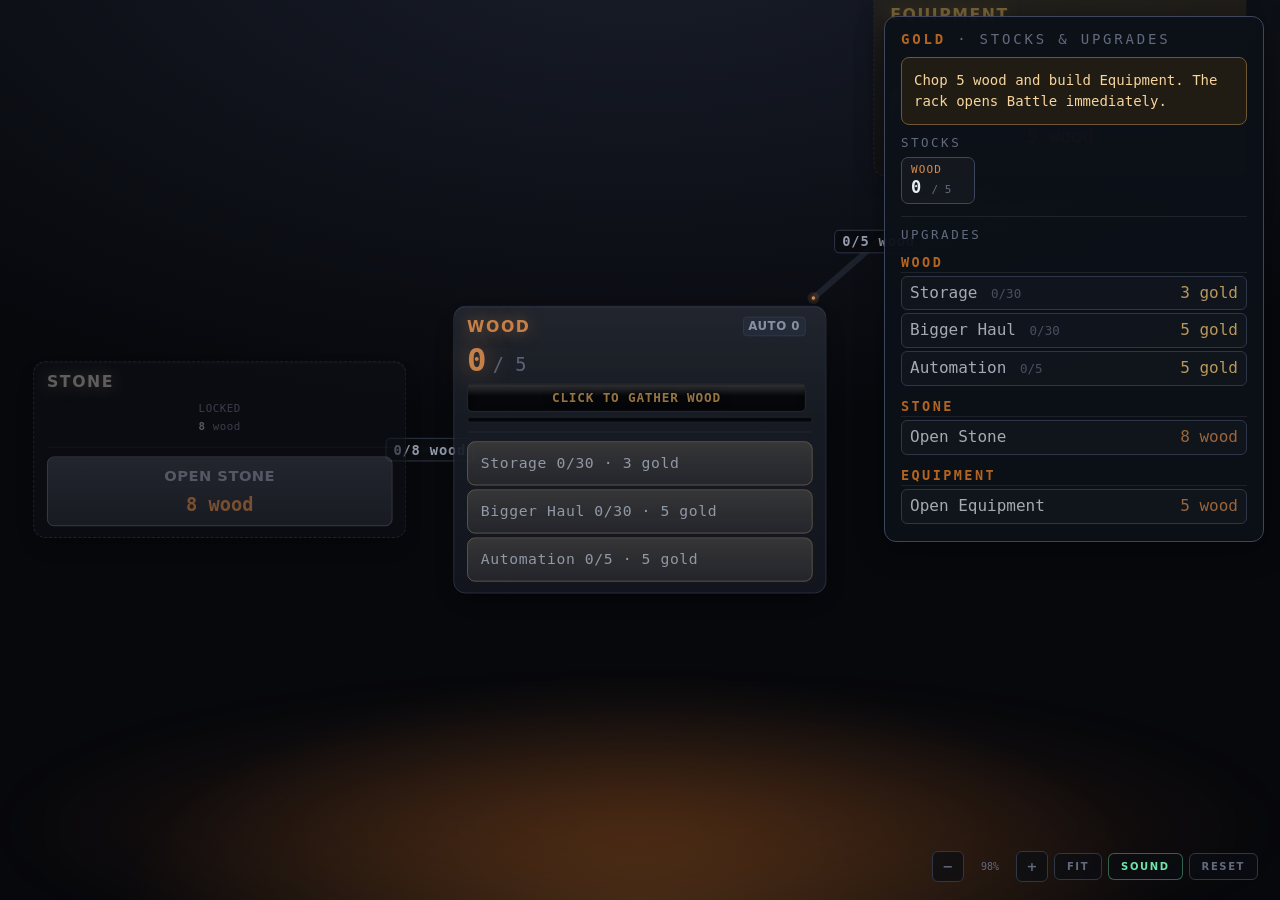
<file: index-gold.html>
<!DOCTYPE html>
<html lang="en">
<head>
<meta charset="utf-8">
<meta name="viewport" content="width=device-width,initial-scale=1">
<title>Smeltworks · Gold</title>
<style>
  :root {
    --bg: #07080c;
    --panel2: #1d222e;
    --panel3: #262c3b;
    --line: #2f3648;
    --line2: #3d465c;
    --text: #e6ebf5;
    --dim: #939bad;
    --dimmer: #626a7d;
    --ember: #ff9a3c;
    --ember-hot: #ffc76b;
    --ember-dim: #b3641f;
    --good: #6ee7a8;
    --bad: #ef6b6b;
    --font: 'Segoe UI', system-ui, -apple-system, sans-serif;
    --mono: 'Cascadia Mono', 'Consolas', monospace;

    /* the world is a fixed-size map now — the camera scales it, not the viewport */
    --bar-w: 320px;
    --amt-size: 33px;
    --ut: 46px;
  }

  * { box-sizing: border-box; }

  html, body {
    margin: 0; height: 100%; overflow: hidden;
    background: var(--bg); color: var(--text);
    font-family: var(--font); font-size: 15px;
    user-select: none; -webkit-user-select: none;
  }

  /* ================= forge (the viewport) ================= */

  #forge {
    position: relative; width: 100%; height: 100%; overflow: hidden;
    cursor: grab; touch-action: none;
    background:
      radial-gradient(60% 40% at 50% 102%, rgba(255,154,60,.20), transparent 68%),
      radial-gradient(110% 80% at 50% -10%, #191e2b, var(--bg) 72%);
  }
  #forge.grabbing { cursor: grabbing; }
  #forge::after {
    content: ''; position: absolute; left: -20%; right: -20%; bottom: -12%; height: 40%;
    background: radial-gradient(closest-side, rgba(255,120,30,.18), transparent 72%);
    filter: blur(26px); animation: haze 7s ease-in-out infinite; pointer-events: none;
  }
  @keyframes haze {
    0%,100% { transform: scaleY(1) translateY(0); opacity: .75; }
    50%     { transform: scaleY(1.22) translateY(-10px); opacity: 1; }
  }

  /* ================= world (the pannable, zoomable map) ================= */

  /* No will-change here on purpose: promoting this to a compositor layer makes
     the browser rasterise it once and stretch that bitmap, which is what turns
     every label soft as soon as you zoom in. Letting it repaint keeps text
     crisp at any zoom, and the scene is small enough that it costs nothing. */
  #world {
    position: absolute; left: 0; top: 0;
    transform-origin: 0 0;
  }

  #embers { position: absolute; inset: 0; pointer-events: none; overflow: hidden; }
  .ember {
    position: absolute; bottom: -20px; border-radius: 50%;
    background: var(--ember); filter: blur(1px); animation: emberUp linear infinite;
  }
  @keyframes emberUp {
    0%   { transform: translate(0,0) scale(.5); opacity: 0; }
    12%  { opacity: .85; }
    70%  { opacity: .5; }
    100% { transform: translate(var(--drift), -104vh) scale(1.15); opacity: 0; }
  }

  /* One column, so however many lines the hint wraps to it can never end up
     underneath the title. */
  #corner {
    position: absolute; bottom: 18px; left: 26px; z-index: 3;
    display: flex; flex-direction: column; gap: 9px;
    max-width: min(620px, calc(100% - 320px)); pointer-events: none;
  }
  #title { font-size: 13px; letter-spacing: .42em; text-transform: uppercase; color: var(--dimmer); }
  #title b { color: var(--ember-dim); letter-spacing: .42em; text-shadow: 0 0 22px rgba(255,154,60,.45); }
  #hint { font-size: 11px; color: #454b5b; letter-spacing: .05em; line-height: 1.7; }
  /* on a narrow window the controls win the bottom strip */
  @media (max-width: 720px) { #hint { display: none; } }

  #camui {
    position: absolute; bottom: 18px; right: 22px; z-index: 25;
    display: flex; gap: 6px; align-items: center;
  }
  #camui button {
    font-size: 10px; font-weight: 600; letter-spacing: .16em; text-transform: uppercase;
    background: rgba(10,13,19,.7); border: 1px solid var(--line); color: var(--dimmer);
    border-radius: 6px; padding: 7px 12px; cursor: pointer; font-family: var(--font);
    transition: all .13s;
  }
  #camui button:hover { border-color: var(--line2); color: var(--dim); }
  #camui .zbtn { width: 32px; padding: 7px 0; text-align: center; font-size: 13px; letter-spacing: 0; }
  #camui #zlevel {
    font-family: var(--mono); font-size: 10px; color: var(--dimmer);
    min-width: 40px; text-align: center;
  }
  #camui #btn-reset:hover { border-color: var(--bad); color: var(--bad); }
  #camui #btn-sound.on { color: var(--good); border-color: rgba(110,231,168,.4); }

  /* ================= links — one per unlock ingredient ================= */

  #arc { position: absolute; inset: 0; width: 100%; height: 100%; pointer-events: none; z-index: 1; }
  .lbase { fill: none; stroke: #1c212c; stroke-width: 6; stroke-linecap: round; }
  /* the glow is a fat translucent stroke under the line, not a drop-shadow
     filter — a filter would rasterise the line itself and go soft on zoom */
  .lglow {
    fill: none; stroke: var(--lc); stroke-width: 12; stroke-linecap: round;
    opacity: .13; transition: stroke-dasharray .16s linear;
  }
  .lfill {
    fill: none; stroke: var(--lc); stroke-width: 3.5; stroke-linecap: round;
    transition: stroke-dasharray .16s linear;
  }
  .link.lit .lglow { stroke-width: 20; animation: glowPulse 1.25s ease-in-out infinite; }
  .link.lit .lfill { stroke-width: 5.5; animation: linkPulse 1.25s ease-in-out infinite; }
  @keyframes linkPulse { 0%,100% { opacity: .72; } 50% { opacity: 1; } }
  @keyframes glowPulse { 0%,100% { opacity: .20; } 50% { opacity: .42; } }
  /* a fuel line reads as a flow, not a requirement: dashed rail, thinner core */
  .link.feed .lbase { stroke-dasharray: 11 10; stroke-width: 5; }
  .link.feed .lfill { stroke-width: 3; }
  .link.done { opacity: .3; }
  .link.done .lfill { stroke-width: 2.5; }
  .link.done .lglow { opacity: 0; }
  .link.dormant { opacity: .34; }
  .link.dormant .lglow { opacity: 0; }

  #linklabels { position: absolute; inset: 0; pointer-events: none; z-index: 2; }
  .llabel {
    position: absolute; transform: translate(-50%, -50%);
    font-family: var(--mono); font-size: 10.5px; font-weight: 600; letter-spacing: .06em;
    padding: 3px 7px; border-radius: 5px; white-space: nowrap;
    background: rgba(9,11,16,.92); border: 1px solid var(--line); color: var(--dim);
    transition: opacity .2s;
  }
  .llabel.ready {
    color: #0c0f15; background: var(--lc); border-color: var(--lc);
    box-shadow: 0 0 18px -2px var(--lc); animation: linkPulse 1.25s ease-in-out infinite;
  }
  .llabel.gone { opacity: 0; }

  /* ================= ore tile ================= */

  .ore {
    position: absolute; z-index: 4;
    width: var(--bar-w); transform: translate(-50%, -50%);
    padding: 10px 13px 11px;
    border: 1px solid var(--line); border-radius: 12px;
    background:
      linear-gradient(180deg, rgba(255,255,255,.035), transparent 40%),
      linear-gradient(180deg, #1b2029, #14171f);
    box-shadow: 0 10px 26px -12px #000, inset 0 1px 0 rgba(255,255,255,.05);
    transition: border-color .18s, box-shadow .18s, transform .14s, opacity .25s;
  }
  .ore:not(.run) { opacity: .92; }
  .ore.run { z-index: 5; border-color: color-mix(in srgb, var(--ore) 70%, var(--line)); }
  .ore.locked { opacity: .55; background: #0e1117; border-style: dashed; }
  .ore.ready {
    opacity: .96; border-style: solid; border-color: var(--ore);
    box-shadow: 0 0 34px -10px var(--ore), 0 10px 26px -14px #000;
    animation: readyPulse 1.6s ease-in-out infinite;
  }
  @keyframes readyPulse {
    0%,100% { box-shadow: 0 0 40px -14px var(--ore), 0 14px 30px -14px #000; }
    50%     { box-shadow: 0 0 62px -6px  var(--ore), 0 14px 30px -14px #000; }
  }
  .ore.facility {
    background:
      linear-gradient(180deg, rgba(243,173,85,.12), transparent 45%),
      linear-gradient(180deg, #25201a, #161513);
  }
  .ore.facility.hot {
    border-color: var(--ore);
    box-shadow: 0 0 32px -10px var(--ore), 0 12px 28px -14px #000;
  }
  /* The one tile the worker is stood at. Exactly one card on the board ever
     carries this, so it is the loudest thing on screen that is not a purchase.
     The furnace is never one of them — you trigger it, you do not stand at it. */
  .ore.worked {
    opacity: 1; border-color: var(--ember);
    box-shadow: 0 0 34px -8px var(--ember), 0 12px 28px -14px #000;
    animation: workedPulse 1.9s ease-in-out infinite;
  }
  @keyframes workedPulse {
    0%,100% { box-shadow: 0 0 30px -10px var(--ember), 0 12px 28px -14px #000; }
    50%     { box-shadow: 0 0 52px -4px  var(--ember), 0 12px 28px -14px #000; }
  }
  .tag.work {
    background: rgba(255,154,60,.16); color: var(--ember-hot);
    border-color: rgba(255,154,60,.45); box-shadow: 0 0 12px -3px var(--ember);
  }
  /* below the smelting line the bar is dull embers; once iron pours it goes to flame */
  .ore.facility .fill {
    background: linear-gradient(90deg, #3a2a22, #7a4a2a 60%, #a8663a);
    transition: width .1s linear, background .3s;
  }
  .ore.facility.smelting .fill {
    background: linear-gradient(90deg, #48250f, #d96820 55%, #ffd26b);
    box-shadow: 0 0 14px -2px #ff9a3c;
  }
  .ore.facility .floormark {
    width: 3px; z-index: 4; opacity: 1; background: #fff3c4;
    box-shadow: 0 0 6px #ffd27a, 0 0 12px #ff9a3c;
  }
  /* Feedback is done with light, never with scale. Animating the transform of
     a tile re-rasterises everything inside it, so every pour used to smear the
     readouts for a third of a second. */
  .ore.pop { animation: pop .40s ease-out; }
  @keyframes pop {
    0%   { box-shadow: 0 10px 26px -12px #000, inset 0 1px 0 rgba(255,255,255,.05); }
    26%  { box-shadow: 0 0 40px -6px var(--ore), 0 10px 26px -12px #000,
                       inset 0 1px 0 rgba(255,255,255,.30); }
    100% { box-shadow: 0 10px 26px -12px #000, inset 0 1px 0 rgba(255,255,255,.05); }
  }
  /* a tile arriving on the board for the first time — a one-off entrance, so a
     scale here is fine; it never overlaps anything you're trying to read */
  .ore.appear { animation: appear .55s cubic-bezier(.2,.9,.3,1); }
  @keyframes appear {
    0%   { opacity: 0; transform: translate(-50%,-50%) scale(.84); }
    55%  { opacity: 1; }
    100% { opacity: .92; transform: translate(-50%,-50%) scale(1); }
  }
  /* click acknowledgement: a ring that expands off the edge and fades */
  .ore.hit { animation: hit .34s ease-out; }
  @keyframes hit {
    0%   { box-shadow: 0 0 0 0 color-mix(in srgb, var(--ore) 60%, transparent),
                       0 10px 26px -12px #000; }
    100% { box-shadow: 0 0 0 14px transparent, 0 10px 26px -12px #000; }
  }

  .obody { cursor: pointer; }
  .obody:hover .ore-name { text-shadow: 0 0 22px var(--ore); }
  /* the furnace works this tile, so there is nothing here to press */
  .ore.passive .obody { cursor: inherit; }

  .ore-head { display: flex; align-items: center; gap: 7px; margin-bottom: 7px; }
  .ore-name {
    font-weight: 700; letter-spacing: .18em; text-transform: uppercase;
    color: var(--ore); font-size: 12.5px;
    text-shadow: 0 0 16px color-mix(in srgb, var(--ore) 55%, transparent);
  }
  .ore-tags { margin-left: auto; display: flex; gap: 5px; }
  .tag {
    font-size: 9px; font-weight: 600; letter-spacing: .1em;
    padding: 2px 5px; border-radius: 4px;
    background: #262d3c; color: var(--dim); border: 1px solid #333c4f;
  }
  .tag.on {
    background: rgba(110,231,168,.14); color: var(--good);
    border-color: rgba(110,231,168,.38); box-shadow: 0 0 12px -4px var(--good);
  }
  .tag.cold {
    background: rgba(95,120,160,.14); color: #7f93b4; border-color: rgba(95,120,160,.4);
  }

  .amt { display: flex; align-items: baseline; gap: 7px; margin-bottom: 8px; }
  .amt .cur {
    font-family: var(--mono); font-size: var(--amt-size); font-weight: 700;
    line-height: 1; letter-spacing: -.02em; color: var(--ore);
    text-shadow: 0 0 26px color-mix(in srgb, var(--ore) 60%, transparent);
  }
  /* the capacity figure and the + that raises it read as one unit, set apart
     from the stock figure by the row gap rather than floating between them */
  .capgrp { display: inline-flex; align-items: center; gap: 6px; }
  .amt .capv { font-family: var(--mono); font-size: 19px; color: var(--dimmer); }
  .amt .rate {
    margin-left: auto; font-family: var(--mono); font-size: 12px;
    color: var(--good); text-shadow: 0 0 14px rgba(110,231,168,.45);
  }
  .amt .rate.neg { color: var(--dimmer); text-shadow: none; }

  /* the output bar and the + that widens it share a row */
  .trackrow { display: flex; align-items: center; gap: 7px; }
  .trackrow .track { flex: 1 1 auto; min-width: 0; }
  /* the number flashes white rather than growing — a scale or a filter on text
     is the single worst offender for blur inside a zoomed layer */
  .cur.tick { animation: tick .34s ease-out; }
  @keyframes tick {
    0%   { color: var(--ore); text-shadow: 0 0 26px color-mix(in srgb, var(--ore) 60%, transparent); }
    20%  { color: #fff;       text-shadow: 0 0 12px #fff, 0 0 38px var(--ore); }
    100% { color: var(--ore); text-shadow: 0 0 26px color-mix(in srgb, var(--ore) 60%, transparent); }
  }
  .ore.full .cur { color: var(--ember-hot); animation: fullPulse 1.1s ease-in-out infinite; }
  @keyframes fullPulse { 0%,100% { opacity: 1; } 50% { opacity: .55; } }

  /* the stock bar */
  .track {
    position: relative; height: 24px; border-radius: 5px;
    background: #06070a; border: 1px solid #262d3c; overflow: hidden;
    box-shadow: inset 0 2px 7px rgba(0,0,0,.85);
  }
  .fill {
    position: absolute; inset: 0 auto 0 0; width: 0%;
    background:
      linear-gradient(100deg,
        color-mix(in srgb, var(--ore) 30%, #000) 0%, var(--ore) 42%,
        color-mix(in srgb, var(--ore) 55%, #fff) 52%, var(--ore) 62%,
        color-mix(in srgb, var(--ore) 30%, #000) 100%);
    background-size: 260% 100%; animation: molten 3.4s linear infinite;
    box-shadow: 0 0 18px -3px var(--ore); transition: width .14s linear;
  }
  @keyframes molten { from { background-position: 160% 0; } to { background-position: -100% 0; } }
  .gloss {
    position: absolute; inset: 0 0 auto 0; height: 45%;
    background: linear-gradient(180deg, rgba(255,255,255,.20), transparent); pointer-events: none;
  }
  .tstatus {
    position: absolute; inset: 0; display: flex; align-items: center; justify-content: center;
    font-family: var(--mono); font-size: 10px; font-weight: 700; letter-spacing: .14em;
    color: rgba(255,255,255,.92); text-shadow: 0 1px 5px #000, 0 0 12px #000;
    pointer-events: none; opacity: .62; transition: opacity .2s;
  }
  .obody:hover .tstatus, .ore.run .tstatus { opacity: 1; }
  .tstatus.go { color: var(--ember-hot); animation: fullPulse 1.3s ease-in-out infinite; }
  .tstatus.cold { color: #8fa6c8; }

  /* the work cycle — its own rail UNDER the stock bar, never overlapping it */
  .cycbar {
    height: 6px; margin-top: 5px; border-radius: 3px; overflow: hidden;
    background: #06070a; border: 1px solid #1f2532;
  }
  .cyc {
    height: 100%; width: 0%;
    background: linear-gradient(90deg, var(--ember-dim), var(--ember-hot));
    box-shadow: 0 0 10px var(--ember);
    opacity: 0; transition: opacity .2s;
  }
  .cyc.on { opacity: 1; }
  /* heat going in reads hotter than the wait that follows it */
  .cyc.burn {
    background: linear-gradient(90deg, #d96820, #fff0c0);
    box-shadow: 0 0 14px var(--ember-hot);
  }
  .cyc.cool {
    background: linear-gradient(90deg, #2b3546, #55627d);
    box-shadow: none;
  }

  /* ---- the casting bench: a row of moulds, each on its own timer ----
     These are the only controls on the board that are NOT the worked tile:
     you press a mould directly, from wherever the worker happens to be stood. */
  .mrow { display: flex; align-items: center; gap: 7px; margin-top: 7px; }
  .moulds { flex: 1 1 auto; min-width: 0; display: flex; flex-wrap: wrap; gap: 5px; }
  .mould {
    flex: 1 1 26px; min-width: 26px; height: 30px; padding: 0;
    position: relative; overflow: hidden;
    border: 1px solid #2b3242; border-radius: 6px;
    background: linear-gradient(180deg, #0f1219, #080a0f);
    box-shadow: inset 0 2px 6px rgba(0,0,0,.8);
    cursor: pointer; font-family: var(--mono);
    transition: border-color .14s, box-shadow .14s, opacity .14s, transform .1s;
  }
  /* the cooling bar drains right to left; the hot layer fades out over it, so a
     mould goes orange -> grey as it sets, without animating any transform */
  .mcool { position: absolute; inset: 0 auto 0 0; width: 0%;
           background: linear-gradient(180deg, #46536b, #2b3546);
           transition: width .12s linear; }
  .mhot { position: absolute; inset: 0;
          background: linear-gradient(180deg, #ffb457, #d1610f);
          box-shadow: 0 0 12px var(--ember); transition: opacity .12s linear; }
  .msym {
    position: absolute; inset: 0; z-index: 2;
    display: flex; align-items: center; justify-content: center;
    font-size: 8.5px; font-weight: 700; letter-spacing: .06em;
    color: var(--dimmer); text-shadow: 0 1px 3px #000;
  }
  /* the rails: top and bottom edges filling left to right toward one pour */
  .mprog { position: absolute; inset: 0; pointer-events: none; z-index: 3; }
  .mprog::before, .mprog::after {
    content: ''; position: absolute; left: 0; height: 2px; width: var(--p, 0%);
    background: var(--ore); box-shadow: 0 0 7px var(--ore);
    border-radius: 2px; transition: width .18s linear;
  }
  .mprog::before { top: 0; }
  .mprog::after  { bottom: 0; }
  .mould.empty.no .mprog::before, .mould.empty.no .mprog::after { opacity: .7; }
  .mould.empty.can { border-color: var(--ore); box-shadow: 0 0 12px -5px var(--ore); }
  .mould.empty.can .msym { color: var(--ore); }
  .mould.empty.can .mprog { display: none; }
  .mould.empty:hover { border-color: var(--ore); box-shadow: 0 0 14px -5px var(--ore); }
  .mould.empty:hover .msym { color: var(--ore); }
  .mould.empty.no { opacity: .38; cursor: default; }
  .mould.cool { cursor: default; border-color: #3d4557; }
  .mould.cool .msym { color: #f0e0c8; }
  .mould.ready {
    border-color: var(--ore);
    background: linear-gradient(180deg,
      color-mix(in srgb, var(--ore) 62%, #000),
      color-mix(in srgb, var(--ore) 26%, #000));
    animation: mready 1.2s ease-in-out infinite;
  }
  .mould.ready .msym { color: #10131a; text-shadow: none; }
  .mould.ready.no { animation: none; opacity: .55; cursor: default; }
  @keyframes mready {
    0%,100% { box-shadow: 0 0 12px -5px var(--ore), inset 0 1px 0 rgba(255,255,255,.22); }
    50%     { box-shadow: 0 0 24px -2px var(--ore), inset 0 1px 0 rgba(255,255,255,.34); }
  }
  .mould:active:not(.cool):not(.no) { transform: scale(.94); }
  /* a furrow runs the same timer as a mould, but nothing in it is molten —
     green going in, green coming out */
  .mould.crop .mhot { background: linear-gradient(180deg, #8fd45f, #3f7a2a);
                      box-shadow: 0 0 12px rgba(143,191,106,.5); }
  .mould.crop .mcool { background: linear-gradient(180deg, #3b4a33, #232d1f); }
  .mould.crop.cool .msym { color: #dcecc9; }

  /* a charcoal stack: orange going in, fading to black as it chars */
  .mould.char .mhot { background: linear-gradient(180deg, #ff9a3c, #7a3410); box-shadow: 0 0 12px var(--ember); }
  .mould.char .mcool { background: linear-gradient(180deg, #2a2724, #141210); }
  .mould.char.cool .msym { color: #e8dccb; }
  /* a steel mould: white-hot, then a cold blue-grey, and a frozen one dark */
  .mould.steel .mhot { background: linear-gradient(180deg, #fff3d6, #ffb457); box-shadow: 0 0 14px #ffe9c0; }
  .mould.steel .mcool { background: linear-gradient(180deg, #56657f, #2e3848); }
  .mould.steel.frozen { border-color: #4a5a78; }
  .mould.steel.frozen .mhot { opacity: 0 !important; }
  .mould.steel.frozen .msym { color: #8fa6c8; }

  /* ---- buckets: a mould that fills from the left with water and then just
     sits there, full, waiting for whatever wants water ---- */
  .mould.bucket { cursor: default; flex: none; width: 46px; min-width: 0; }
  .mould.bucket .mcool { background: linear-gradient(180deg, #3aa7d6, #1f5f86);
                         box-shadow: 0 0 10px rgba(95,183,224,.45); }
  .mould.bucket .mhot { display: none; }
  .mould.bucket .msym { color: #dff3fb; }
  .mould.bucket.full { border-color: var(--ore); animation: mready 1.6s ease-in-out infinite; }
  .mould.bucket.full .msym { color: #10131a; }
  .mould.bucket.still .msym { color: var(--dimmer); }

  /* ---- the water: sun, cloud and ocean on one card ---- */
  .ore.water {
    background:
      linear-gradient(180deg, rgba(95,183,224,.12), transparent 45%),
      linear-gradient(180deg, #171f2b, #10141c);
  }
  .ore.water.hot { border-color: var(--ore); box-shadow: 0 0 32px -10px var(--ore), 0 12px 28px -14px #000; }
  .ore.water .fill { background: linear-gradient(90deg, #1f5f86, #5fb7e0 60%, #bfe9fb); }
  /* the river's floor, marked on the flow bar */
  .floormark {
    position: absolute; top: 0; bottom: 0; left: 0; width: 2px; z-index: 2;
    background: #ffd27a; box-shadow: 0 0 8px #ffd27a; opacity: .9; display: none;
    transition: left .18s linear;
  }
  .wrow { display: flex; gap: 6px; margin-top: 7px; }
  .wbtn {
    flex: 1 1 0; position: relative; overflow: hidden; height: 46px; padding: 0;
    border: 1px solid #2b3242; border-radius: 8px;
    background: linear-gradient(180deg, #0f1219, #080a0f);
    box-shadow: inset 0 2px 6px rgba(0,0,0,.8);
    cursor: pointer; font-family: var(--mono); color: var(--dim); touch-action: none;
    transition: border-color .14s, box-shadow .14s, opacity .14s;
  }
  .wbtn .wfill { position: absolute; left: 0; right: 0; bottom: 0; height: 0%; transition: height .12s linear; }
  .wbtn.sun .wfill   { background: linear-gradient(180deg, #ffd27a, #c47a1a); opacity: .55; }
  .wbtn.cloud .wfill { background: linear-gradient(180deg, #c9d6e6, #6f8199); opacity: .8; }
  .wbtn .wtxt {
    position: relative; z-index: 2; height: 100%;
    display: flex; flex-direction: column; align-items: center; justify-content: center; gap: 3px;
    font-size: 8.5px; letter-spacing: .12em; font-weight: 700; text-shadow: 0 1px 3px #000;
  }
  .wbtn .wsym { font-size: 17px; line-height: 1; }
  .wbtn:hover:not(.dry) { border-color: var(--ore); }
  .wbtn.held { border-color: var(--ore); box-shadow: 0 0 18px -3px var(--ore), inset 0 2px 6px rgba(0,0,0,.8); color: #fff; }
  .wbtn.held .wtxt { animation: fullPulse 1s ease-in-out infinite; }
  .wbtn.dry { opacity: .42; cursor: default; }
  .ocean {
    position: relative; height: 13px; margin-top: 6px; border-radius: 4px; overflow: hidden;
    background: #06070a; border: 1px solid #1f2532;
  }
  .ocean .ofill {
    position: absolute; inset: 0 auto 0 0; width: 0%;
    background: linear-gradient(90deg, #1f5f86, #5fb7e0);
    box-shadow: 0 0 10px rgba(95,183,224,.5); transition: width .12s linear;
  }
  .ocean .olab {
    position: absolute; inset: 0; display: flex; align-items: center; justify-content: center;
    font-family: var(--mono); font-size: 8.5px; font-weight: 700; letter-spacing: .14em;
    color: #dff3fb; text-shadow: 0 1px 3px #000;
  }

  /* ---- the field: expandable plots on a grid, each walked through plow, seed,
     water and growth by hand ---- */
  .moulds.grid3 { display: grid; grid-template-columns: repeat(3, 66px); gap: 6px; justify-content: center; }
  .mould.plot { width: 66px; height: 66px; flex: none; min-width: 0; }
  .mould.plot .msym { font-size: 10px; }
  .mould.plot .mhot { display: none; }
  .mould.plot.empty   { background: linear-gradient(180deg, #2a2620, #17140f); }
  .mould.plot.plowed  { background: linear-gradient(180deg, #4a3826, #2a1f12); border-color: #5a4630; }
  .mould.plot.planted { background: linear-gradient(180deg, #4a3826, #2a1f12); border-color: #6f8a4a; }
  .mould.plot.planted .msym, .mould.plot.plowed .msym { color: #cdbfa8; }
  .mould.plot.plowing { border-color: #5a4630; }
  .mould.plot.plowing .mcool { background: linear-gradient(180deg, #6b4f2e, #3a2a16); box-shadow: 0 0 8px rgba(160,110,60,.4); }
  .mould.plot.plowing .msym { color: #e0cfb4; }
  .mould.plot.cool { border-color: #4f7a3a; }
  .mould.plot.cool .mcool { background: linear-gradient(180deg, #5faa3f, #2f6a22); box-shadow: 0 0 10px rgba(143,191,106,.45); }
  .mould.plot.cool .msym { color: #e8f5d8; }
  .mould.plot.no { opacity: .45; cursor: default; }
  .mould.plot:not(.cool):not(.no):hover { border-color: var(--ore); box-shadow: 0 0 14px -5px var(--ore); }

  /* the field's seed pouch: which kind goes in next */
  .seedsel { display: flex; gap: 5px; margin-top: 7px; }
  .seedbtn {
    flex: 1 1 0; padding: 5px 4px; border-radius: 7px; cursor: pointer;
    border: 1px solid #2b3242; background: linear-gradient(180deg, #0f1219, #080a0f);
    font-family: var(--mono); color: var(--dim); text-align: center;
    display: flex; flex-direction: column; gap: 2px; transition: all .13s;
  }
  .seedbtn b { font-size: 9.5px; letter-spacing: .14em; color: var(--c); }
  .seedbtn .sn { font-size: 9px; color: var(--dimmer); }
  .seedbtn.on { border-color: var(--c); box-shadow: 0 0 12px -4px var(--c); background: color-mix(in srgb, var(--c) 12%, #0b0d12); }
  .seedbtn.none b { opacity: .5; }
  /* the hero's pack on the battle card */
  .pack { display: flex; gap: 8px; margin-top: 11px; }
  .packbtn {
    flex: 1 1 0; padding: 9px 8px; border-radius: 7px; cursor: pointer;
    border: 1px solid #2b3242; background: linear-gradient(180deg, #0f1219, #080a0f);
    font-family: var(--mono); color: var(--dim); text-align: center;
    display: flex; flex-direction: column; gap: 2px; transition: all .13s;
  }
  .packbtn b { font-size: 17px; letter-spacing: .14em; color: var(--c); }
  .packbtn .pn { font-size: 15px; color: var(--dimmer); white-space: nowrap; }
  .packbtn.on {
    border-color: color-mix(in srgb, var(--c) 70%, #2b3242);
    background: linear-gradient(180deg, color-mix(in srgb, var(--c) 30%, #0f1219), color-mix(in srgb, var(--c) 14%, #080a0f));
    box-shadow: inset 0 1px 0 rgba(255,255,255,.08), 0 0 10px -6px var(--c);
  }
  .packbtn.on .pn { color: var(--dim); }
  .startbtn.on {
    border: 2px solid var(--c); padding: 8px 7px;
    box-shadow: 0 0 16px -4px var(--c), inset 0 0 0 1px rgba(255,255,255,.08);
  }
  .startbtn.on b { color: #fff; text-shadow: 0 0 10px var(--c); }
  .packbtn.off { opacity: .5; border-style: dashed; }
  .packbtn.none b { opacity: .5; }
  /* a crop going down: the button flares in its colour and settles */
  .packbtn.used { animation: packUsed .7s ease-out; }
  @keyframes packUsed {
    0%   { transform: scale(1.12); background: color-mix(in srgb, var(--c) 45%, #0f1219); border-color: var(--c); box-shadow: 0 0 22px -2px var(--c); filter: brightness(1.8); }
    60%  { transform: scale(1); box-shadow: 0 0 12px -4px var(--c); }
    100% { transform: none; filter: none; }
  }
  /* the poultice taking: a green wash over the hero */
  .port.healed { animation: healed .8s ease-out; }
  @keyframes healed {
    0%   { box-shadow: 0 0 34px 2px #8fd45f, inset 0 0 22px rgba(143,212,95,.7); border-color: #8fd45f; filter: brightness(1.6) saturate(1.3); }
    100% { box-shadow: 0 0 18px -6px #ffd27a, inset 0 0 22px rgba(0,0,0,.65); }
  }

  /* ---- the equipment rack ---- */
  .ore.gear { width: 580px; }
  .ore.battle { width: 580px; }
  /* compact: everything a step or two down from the big card, the loot as a
     grid under the fighters, no wave picker */
  .ore.battle .amt .rate.gold { font-size: 22px; }
  .ore.battle .ore-tags .tag { font-size: 10.5px; }
  .ore.battle .arena { gap: 8px; }
  .ore.battle .fighter { gap: 4px; padding: 10px 8px 8px; }
  .ore.battle .port { width: 96px; height: 96px; }
  .ore.battle .port svg { width: 80px; height: 80px; }
  .ore.battle .fname { font-size: 14px; }
  .ore.battle .fstat { font-size: 12px; }
  .ore.battle .hpbar { height: 20px; }
  .ore.battle .hplab { font-size: 12px; }
  .ore.battle .vs { font-size: 14px; }
  .ore.battle .loot {
    flex: none; display: grid; grid-template-columns: repeat(3, 1fr); gap: 5px; padding: 8px; margin-top: 8px;
  }
  .ore.battle .loot .lt { grid-column: 1 / -1; font-size: 11px; margin-bottom: 0; }
  .ore.battle .lootrow { padding: 4px 8px; font-size: 12px; }
  .ore.battle .lootrow .ln { font-size: 14px; }
  .ore.battle .lootall { grid-column: 1 / -1; margin-top: 2px; padding: 6px; font-size: 12px; }
  .ore.battle .bstat { margin-top: 6px; min-height: 15px; font-size: 13px; }
  .ore.battle .pack { gap: 6px; margin-top: 7px; }
  .ore.battle .packbtn { padding: 6px 6px; }
  .ore.battle .packbtn b { font-size: 12.5px; }
  .ore.battle .packbtn .pn { font-size: 11px; }
  .ore.battle .amt .rate.gold {
    font-size: 34px; font-weight: 800; letter-spacing: .02em; color: #ffd27a;
    text-shadow: 0 0 22px rgba(255,210,122,.45);
  }
  .ore.battle .ore-tags .tag { font-size: 12.5px; }
  .ore.gear {
    background:
      linear-gradient(180deg, rgba(201,162,77,.10), transparent 45%),
      linear-gradient(180deg, #221e16, #14120e);
  }
  .grows { display: flex; flex-direction: column; gap: 8px; margin-top: 26px; }
  .gdiv { flex: none; width: 1px; margin: 4px 4px; background: rgba(255,255,255,.14); }
  /* the column titles sit over the first row's chips */
  .grows .grow:first-child .gchip { overflow: visible; }
  .grows .grow:first-child .gchip::before {
    position: absolute; left: 0; top: -17px; font-family: var(--mono); font-size: 9.5px;
    letter-spacing: .18em; color: var(--dimmer); white-space: nowrap; font-weight: 700;
  }
  .grows .grow:first-child .gchip.eq::before { content: 'WORN'; }
  .grows .grow:first-child .gdiv + .gchip::before { content: 'RESERVE'; }
  .gchip.eq { background: linear-gradient(180deg, #1c1a12, #0f0e0a); }
  /* a piece taking shape: shaking, glowing ember-hot, no drop and no drag */
  .gchip.forging {
    --amp: 0px; --glow: 0; --tc: #ff9a3c; cursor: default;
    border-style: solid; overflow: visible;
    animation: benchShake .11s linear infinite;
    box-shadow: 0 0 calc(4px + 30px * var(--glow)) calc(-6px + 4px * var(--glow)) var(--tc), inset 0 2px 6px rgba(0,0,0,.8);
  }
  .gchip.forging .gname { color: var(--ember-hot); }
  .gchip.forging .ftime { color: var(--ember); }
  /* the finish: a ring bursting out in the piece's own colour */
  .gchip.born { animation: born .9s ease-out; }
  @keyframes born {
    0%   { box-shadow: 0 0 0 0 var(--tc), 0 0 30px 4px var(--tc), inset 0 0 40px var(--tc); filter: brightness(2.2); }
    60%  { filter: brightness(1.3); }
    100% { box-shadow: 0 0 0 22px transparent, 0 0 0 0 transparent, inset 0 2px 6px rgba(0,0,0,.8); filter: none; }
  }
  .grow { display: flex; align-items: center; gap: 9px; }
  .glab {
    flex: none; width: 84px; font-family: var(--mono); font-size: 13px; font-weight: 700;
    letter-spacing: .14em; color: var(--dimmer);
  }
  .gchips { flex: 1 1 auto; min-width: 0; display: flex; gap: 7px; }
  .gchip {
    --tc: #4a5164;
    flex: 1 1 0; min-width: 0; height: 52px; padding: 0 10px; position: relative;
    border: 1px solid var(--tc); border-radius: 6px;
    background: linear-gradient(180deg, #0f1219, #080a0f);
    box-shadow: inset 0 2px 6px rgba(0,0,0,.8);
    font-family: var(--mono); font-size: 13px; font-weight: 700; letter-spacing: .04em;
    color: var(--dim); cursor: pointer; text-align: left; white-space: nowrap; overflow: hidden;
    display: flex; flex-direction: column; justify-content: center; gap: 3px;
    transition: border-color .13s, box-shadow .13s, opacity .13s;
  }
  .gchip .gname { color: var(--mc, var(--tc)); font-size: 12.5px; letter-spacing: .08em; }
  .gchip .gstat { color: var(--text); min-height: 1.25em; }
  .gchip.t1 .gstat, .gchip.t2 .gstat, .gchip.t3 .gstat { color: var(--tc); }
  /* the chip wears its metal: iron in the warm tan of the bars it came from,
     steel in the cool bright blue of the steelworks, with a sheen and a glow
     so it plainly outranks iron; the rarity colour stays on the stats line */
  .gchip.iron {
    --mc: #e6cdb8;
    border-color: color-mix(in srgb, var(--mc) 55%, #2b3242);
    background: linear-gradient(180deg, color-mix(in srgb, var(--mc) 13%, #0f1219), color-mix(in srgb, var(--mc) 5%, #080a0f));
  }
  .gchip.steel {
    --mc: #a9d6ff;
    border-color: color-mix(in srgb, var(--mc) 75%, #2b3242);
    background: linear-gradient(180deg, color-mix(in srgb, var(--mc) 22%, #0f1219), color-mix(in srgb, var(--mc) 8%, #080a0f));
    box-shadow: 0 0 14px -5px var(--mc), inset 0 1px 0 rgba(255,255,255,.10), inset 0 2px 6px rgba(0,0,0,.6);
  }
  .gchip.steel .gname { text-shadow: 0 0 10px color-mix(in srgb, var(--mc) 70%, transparent); }
  .gchip.t0 { --tc: #7c8598; }
  .gchip.t1 { --tc: #6ee7a8; }
  .gchip.t2 { --tc: #6fb3ff; }
  .gchip.t3 { --tc: #d9a0ff; }
  .gchip .gplus {
    position: absolute; right: 4px; top: 4px; padding: 1px 5px; border-radius: 4px;
    background: rgba(255,210,122,.16); border: 1px solid rgba(255,210,122,.5); color: #ffd27a;
    font-size: 10.5px; letter-spacing: .04em; line-height: 1.3;
  }
  .gchip.steel .gname::before { content: '\2726 '; }
  .gchip.none { border-style: dashed; cursor: default; color: var(--dimmer); justify-content: center; align-items: center; }
  .gchip.over { border-color: #fff; box-shadow: 0 0 14px -3px #fff, inset 0 2px 6px rgba(0,0,0,.8); }
  .gchip.bad { border-color: var(--bad); box-shadow: 0 0 14px -3px var(--bad); }
  .gchip.eq { box-shadow: 0 0 14px -4px var(--mc, var(--tc)), inset 0 2px 6px rgba(0,0,0,.8); border-left: 3px solid #ffd27a; }
  .gchip.eq.steel { box-shadow: 0 0 18px -3px var(--mc), inset 0 1px 0 rgba(255,255,255,.14), inset 0 2px 6px rgba(0,0,0,.6); }
  .gchip.bak:hover { border-color: #fff; }
  .gchip .gx {
    position: absolute; top: 3px; right: 3px; width: 19px; height: 19px; padding: 0;
    border: 0; border-radius: 4px; background: rgba(0,0,0,.5); color: var(--dimmer);
    font-size: 14px; line-height: 19px; cursor: pointer; font-family: var(--mono); text-align: center;
  }
  .gchip .gx:hover { color: var(--bad); background: rgba(239,107,107,.2); }
  .gsum {
    margin-top: 11px; padding: 9px 12px; border-radius: 6px; background: rgba(0,0,0,.35);
    font-family: var(--mono); font-size: 13.5px; letter-spacing: .1em; color: var(--dim); text-align: center;
  }
  .gsum b { color: var(--text); font-weight: 700; }

  /* ---- the scrap pile ---- */
  .ore.recycle {
    background:
      linear-gradient(180deg, rgba(201,162,77,.10), transparent 45%),
      linear-gradient(180deg, #221d14, #14110c);
  }
  .rbox { margin-top: 6px; }
  .rslot {
    position: relative; min-height: 64px; border-radius: 10px; padding: 10px;
    display: flex; align-items: center; justify-content: center;
    border: 2px dashed #5a4a2c; background: rgba(0,0,0,.28);
    transition: border-color .14s, background .14s, box-shadow .14s;
  }
  .rslot.armed { border-color: color-mix(in srgb, var(--ore) 55%, #5a4a2c); }
  .rslot.over { border-style: solid; border-color: var(--ore); background: rgba(201,162,77,.14); box-shadow: 0 0 24px -6px var(--ore); }
  .rhint {
    font-family: var(--mono); font-size: 10.5px; font-weight: 700; letter-spacing: .18em;
    color: var(--dimmer); pointer-events: none;
  }
  .rslot.over .rhint { color: var(--ore); }
  .rtxt {
    margin-top: 7px; text-align: center;
    font-family: var(--mono); font-size: 10px; font-weight: 700; letter-spacing: .12em; color: var(--dim);
  }

  /* ---- the enhancement bench ---- */
  .ore.bench {
    width: 372px;
    background:
      linear-gradient(180deg, rgba(217,140,255,.10), transparent 45%),
      linear-gradient(180deg, #1e1826, #120f16);
  }
  .ore.bench.hot { border-color: var(--ore); box-shadow: 0 0 calc(14px + 30px * var(--glow, 0)) -8px var(--ore), 0 12px 28px -14px #000; }
  .benchbox { margin-top: 2px; }
  /* the head: the odds large on the left, the two ember counters on the right */
  .bhead { display: flex; align-items: stretch; justify-content: space-between; gap: 10px; margin-bottom: 8px; }
  .bchance { display: flex; flex-direction: column; justify-content: center; gap: 2px; min-width: 0; }
  .bpct {
    font-family: var(--mono); font-size: 34px; font-weight: 800; line-height: 1; letter-spacing: -.01em; white-space: nowrap;
    color: var(--dimmer); text-shadow: none; transition: color .2s;
  }
  .bpct.good { color: #8fe0a8; text-shadow: 0 0 22px rgba(143,224,168,.45); }
  .bpct.fair { color: var(--ember-hot); text-shadow: 0 0 22px rgba(255,210,122,.4); }
  .bpct.poor { color: #ef6b6b; text-shadow: 0 0 22px rgba(239,107,107,.4); }
  .blab { font-family: var(--mono); font-size: 9.5px; font-weight: 700; letter-spacing: .14em; color: var(--dim); white-space: pre-line; line-height: 1.45; }
  .bembers { display: flex; gap: 6px; flex: none; }
  .bember {
    width: 64px; padding: 6px 4px 5px; border-radius: 8px; text-align: center;
    display: flex; flex-direction: column; align-items: center; gap: 2px;
    border: 1px solid var(--line2); background: rgba(0,0,0,.28); transition: all .14s;
  }
  .bember .bn { font-family: var(--mono); font-size: 20px; font-weight: 800; line-height: 1; color: var(--text); }
  .bember b { font-family: var(--mono); font-size: 8.5px; letter-spacing: .12em; line-height: 1.25; color: var(--c); }
  .bember.none { opacity: .45; }
  .bember.wanted { opacity: 1; border-color: color-mix(in srgb, var(--c) 65%, #2b3242); box-shadow: 0 0 14px -4px var(--c); }
  .bember.short { opacity: 1; border-color: #ef6b6b; box-shadow: 0 0 14px -4px #ef6b6b; }
  .bember.short .bn { color: #ef6b6b; }
  .bslot {
    --amp: 0px; --glow: 0;
    position: relative; min-height: 78px; border-radius: 10px; padding: 10px;
    display: flex; align-items: center; justify-content: center;
    border: 2px dashed #4a3f5c; background: rgba(0,0,0,.28);
    transition: border-color .14s, background .14s;
  }
  .bslot.empty { cursor: default; }
  .bslot.over { border-color: var(--ore); background: rgba(217,140,255,.10); box-shadow: 0 0 22px -6px var(--ore); }
  .bslot.working, .bslot.done, .bslot.offer { border-style: solid; border-color: color-mix(in srgb, var(--ore) 55%, #4a3f5c); }
  .bslot.offer { background: rgba(217,140,255,.06); }
  .bslot .bchip { width: 62%; }
  .bslot .bchip .gchip { width: 100%; height: 52px; cursor: default;
    box-shadow: 0 0 calc(6px + 34px * var(--glow)) calc(-6px + 4px * var(--glow)) var(--ore), inset 0 2px 6px rgba(0,0,0,.8); }
  .bslot.working .bchip { animation: benchShake .11s linear infinite; }
  @keyframes benchShake {
    0%   { transform: translate(calc(-1 * var(--amp)), 0); }
    25%  { transform: translate(0, calc(-0.6 * var(--amp))); }
    50%  { transform: translate(var(--amp), 0); }
    75%  { transform: translate(0, calc(0.6 * var(--amp))); }
    100% { transform: translate(calc(-1 * var(--amp)), 0); }
  }
  .bslot.done .bchip { animation: fullPulse 1s ease-in-out infinite; }
  .bhint {
    position: absolute; inset: 0; display: flex; align-items: center; justify-content: center;
    font-family: var(--mono); font-size: 10.5px; font-weight: 700; letter-spacing: .18em; color: var(--dimmer);
    pointer-events: none;
  }
  .bslot.working .bhint, .bslot.done .bhint, .bslot.offer .bhint { display: none; }
  .bbtns { display: flex; gap: 6px; margin-top: 7px; }
  .bbtn {
    flex: 1 1 0; padding: 8px 6px; border-radius: 8px; cursor: pointer;
    font-family: var(--mono); font-size: 10.5px; font-weight: 700; letter-spacing: .14em;
    border: 1px solid var(--line2); background: rgba(255,255,255,.04); color: var(--dim);
    transition: all .13s;
  }
  .bbtn:hover { border-color: var(--text); color: var(--text); }
  .bbtn.bgo.can { border-color: var(--ore); color: #fff; background: rgba(217,140,255,.16); box-shadow: 0 0 16px -4px var(--ore); animation: fullPulse 1.3s ease-in-out infinite; }
  .bbtn.bgo.poor { opacity: .45; cursor: default; }
  .bbar { height: 8px; margin-top: 7px; border-radius: 4px; overflow: hidden; background: #06070a; border: 1px solid #1f2532; }
  .bfill { height: 100%; width: 0%; background: linear-gradient(90deg, #5a3a78, #d98cff); box-shadow: 0 0 10px #d98cff; transition: width .1s linear; }
  #gghost {
    position: fixed; z-index: 200; pointer-events: none; width: 150px;
    transform: translate(-50%, -50%) rotate(-3deg) scale(1.05); display: none;
  }
  #gghost.show { display: block; }
  #gghost .gchip { width: 100%; height: 52px; box-shadow: 0 14px 24px -8px #000; }
  #gghost .gx { display: none; }
  .gchip { cursor: grab; }
  .gchip:active { cursor: grabbing; }

  /* ---- the battle ---- */
  .ore.battle {
    background:
      linear-gradient(180deg, rgba(224,107,107,.10), transparent 45%),
      linear-gradient(180deg, #241717, #15100f);
  }
  .ore.battle .fill { background: linear-gradient(90deg, #7a2323, #e06b6b 60%, #ffb3b3); }
  .ore.battle.dead { opacity: .7; }
  .ore.battle.dead .fill { background: linear-gradient(90deg, #2b3546, #55627d); }
  .brow { margin-top: 4px; }
  /* the arena: two fighters face to face, each with a portrait and a health bar */
  .arena { display: flex; align-items: stretch; gap: 12px; }
  .fighter .skull {
    position: absolute; left: 50%; top: 8px; width: 96px; height: 96px; transform: translateX(-50%);
    display: none; align-items: center; justify-content: center; pointer-events: none; z-index: 3;
    font-size: 58px; line-height: 1; color: #f2f2f6; text-shadow: 0 0 6px #000, 0 0 18px #000, 0 2px 2px #000;
  }
  .fighter.dead .skull { display: flex; animation: skullIn .5s ease-out; }
  .fighter.dead .port svg { filter: grayscale(1) brightness(.4); }
  .fighter.dead .fname, .fighter.dead .fstat { color: var(--dimmer); }
  .fighter.dead .hpfill { filter: grayscale(1) brightness(.6); }
  @keyframes skullIn { 0% { transform: translateX(-50%) scale(1.6); opacity: 0; } 100% { transform: translateX(-50%) scale(1); opacity: 1; } }
  .fighter {
    position: relative;
    flex: 1 1 0; min-width: 0; display: flex; flex-direction: column; align-items: center; gap: 8px;
    padding: 16px 12px 12px; border-radius: 10px;
    background: rgba(0,0,0,.28); border: 1px solid rgba(255,255,255,.06);
  }
  .port {
    width: 170px; height: 170px; border-radius: 50%; position: relative;
    background: radial-gradient(circle at 50% 38%, #2b3140, #0d1015 72%);
    border: 1px solid #333c4f; box-shadow: inset 0 0 22px rgba(0,0,0,.65);
    display: flex; align-items: center; justify-content: center; overflow: hidden;
  }
  .port svg { width: 140px; height: 140px; filter: drop-shadow(0 2px 2px rgba(0,0,0,.7)); }
  .fighter.hero .port  { border-color: rgba(255,210,122,.5); box-shadow: 0 0 18px -6px #ffd27a, inset 0 0 22px rgba(0,0,0,.65); }
  .fighter.enemy .port { border-color: rgba(160,102,224,.5); box-shadow: 0 0 18px -6px #a066e0, inset 0 0 22px rgba(0,0,0,.65); }
  .port.struck { animation: struck .2s ease-out; }
  @keyframes struck {
    0%   { transform: translateX(-3px); filter: brightness(2.4) saturate(.2); }
    50%  { transform: translateX(3px); }
    100% { transform: none; filter: none; }
  }
  .port.dead svg { filter: grayscale(1) brightness(.45); }
  .port.idle svg { opacity: .4; }
  .fname { font-family: var(--mono); font-size: 21px; letter-spacing: .16em; font-weight: 700; color: var(--text); white-space: nowrap; }
  .fighter.enemy .fname { color: #d9bbff; }
  .fighter.hero .fname { color: var(--ember-hot); }
  .fstat { font-family: var(--mono); font-size: 17px; letter-spacing: .06em; color: var(--dim); white-space: nowrap; }
  .hpbar {
    position: relative; width: 100%; height: 30px; border-radius: 4px; overflow: hidden;
    background: #06070a; border: 1px solid #262d3c; box-shadow: inset 0 2px 6px rgba(0,0,0,.85);
  }
  .hpfill { position: absolute; inset: 0 auto 0 0; width: 0%; transition: width .1s linear; }
  .hfill { background: linear-gradient(90deg, #7a2323, #e06b6b 60%, #ffb3b3); box-shadow: 0 0 12px -3px #e06b6b; }
  .efill { background: linear-gradient(90deg, #4a2a6a, #a066e0 60%, #d9bbff); box-shadow: 0 0 12px -3px #a066e0; }
  .hplab {
    position: absolute; inset: 0; display: flex; align-items: center; justify-content: center;
    font-family: var(--mono); font-size: 16.5px; font-weight: 700; letter-spacing: .12em;
    color: rgba(255,255,255,.92); text-shadow: 0 1px 5px #000, 0 0 12px #000;
  }
  .vs { align-self: center; font-family: var(--mono); font-size: 21px; font-weight: 800; letter-spacing: .2em; color: var(--dimmer); }
  /* the floor: a column of drop rows beside the fighters */
  .loot {
    flex: 0 0 300px; display: flex; flex-direction: column; gap: 7px; padding: 13px;
    border-radius: 10px; background: rgba(0,0,0,.28); border: 1px solid rgba(255,255,255,.06);
  }
  .loot .lt { font-family: var(--mono); font-size: 14px; letter-spacing: .16em; font-weight: 700; color: var(--dimmer); text-align: center; margin-bottom: 4px; }
  .lootrow {
    display: flex; justify-content: space-between; align-items: center; gap: 8px; padding: 7px 11px;
    border-radius: 6px; border: 1px solid var(--line2); background: rgba(255,255,255,.03);
    font-family: var(--mono); font-size: 15.5px; letter-spacing: .08em; color: var(--dim); cursor: pointer; transition: all .13s;
  }
  .lootrow b { color: var(--c); font-weight: 700; white-space: nowrap; }
  .lootrow .ln { font-weight: 700; font-size: 19px; color: var(--text); }
  .lootrow.none { opacity: .35; cursor: default; }
  .lootrow.some { border-color: color-mix(in srgb, var(--c) 60%, #2b3242); box-shadow: 0 0 10px -4px var(--c); }
  .lootrow.some:hover { background: rgba(255,255,255,.08); }
  /* a drop landing: the row falls in from above, flashes, and settles */
  .lootrow.drop { animation: lootDrop .5s cubic-bezier(.2, .9, .3, 1.25); }
  .lootrow.drop .ln { animation: lootNum .5s ease-out; }
  @keyframes lootDrop {
    0%   { transform: translateY(-14px) scale(1.06); filter: brightness(2.2); box-shadow: 0 10px 18px -6px #000, 0 0 16px -2px var(--c); }
    45%  { transform: translateY(2px) scale(1); filter: brightness(1.5); }
    70%  { transform: translateY(-1px); }
    100% { transform: none; filter: none; }
  }
  @keyframes lootNum {
    0%   { transform: scale(1.7); color: #fff; }
    100% { transform: none; }
  }
  .lootall {
    margin-top: auto; padding: 10px; border-radius: 6px; cursor: pointer;
    border: 1px solid var(--line2); background: rgba(255,210,122,.08); color: var(--ember-hot);
    font-family: var(--mono); font-size: 15.5px; letter-spacing: .14em; font-weight: 700;
  }
  .lootall.none { opacity: .35; cursor: default; }
  .lootall.some { border-color: var(--ember-hot); animation: fullPulse 1.3s ease-in-out infinite; }
  .startsel { display: flex; gap: 8px; margin-top: 8px; flex-wrap: wrap; }
  .startbtn { flex: 1 1 90px; }
  .startbtn.buy.can { border-color: var(--ember-hot); animation: fullPulse 1.3s ease-in-out infinite; }
  .bstat {
    margin-top: 6px; text-align: center; min-height: 19px;
    font-family: var(--mono); font-size: 18px; font-weight: 700; letter-spacing: .16em; color: var(--dim);
  }
  .bstat.go { color: var(--ember-hot); animation: fullPulse 1.3s ease-in-out infinite; }
  .bstat.cold { color: #8fa6c8; }

  .lockmsg {
    font-family: var(--mono); font-size: 11px; color: var(--dimmer);
    text-align: center; letter-spacing: .05em; line-height: 1.65; padding: 3px 0 1px;
  }
  .lockmsg b { color: var(--dim); font-weight: 600; }

  .float {
    position: absolute; z-index: 30; pointer-events: none;
    font-family: var(--mono); font-size: 22px; font-weight: 700;
    text-shadow: 0 0 20px currentColor, 0 2px 6px #000;
    animation: rise 1.05s cubic-bezier(.2,.7,.3,1) forwards;
  }
  @keyframes rise {
    0%   { opacity: 0; transform: translate(-50%, 6px)   scale(.7); }
    18%  { opacity: 1; transform: translate(-50%, -6px)  scale(1.14); }
    100% { opacity: 0; transform: translate(-50%, -74px) scale(1); }
  }

  /* ========== upgrades ==========
     Each one sits on the card next to what it changes. The bottom strip is
     kept clear for whatever comes next, and only a locked card uses it. */

  .ustrip {
    display: flex; flex-direction: column; gap: 4px;
    margin-top: 9px; padding-top: 9px;
    border-top: 1px solid rgba(255,255,255,.06);
  }

  .uslot { display: inline-flex; align-items: center; flex: none; }

  /* a full-width button whose face is a line of text */
  .utext {
    --uc: var(--line2);
    position: relative; display: block; width: 100%;
    padding: 8px 12px; margin: 0;
    border: 1px solid color-mix(in srgb, var(--uc) 42%, var(--line));
    border-radius: 8px;
    background:
      linear-gradient(180deg,
        color-mix(in srgb, var(--uc) 15%, var(--panel3)),
        color-mix(in srgb, var(--uc) 7%,  var(--panel2)));
    text-align: left; font-family: var(--mono);
    font-size: 11px; letter-spacing: .04em; line-height: 1.2;
    color: var(--dim); cursor: pointer;
    transition: border-color .13s, box-shadow .13s, color .13s, opacity .13s, transform .1s;
  }
  .ulabel { position: relative; z-index: 2; }
  .utext.can {
    border-color: var(--uc); color: color-mix(in srgb, var(--uc) 78%, #fff);
    box-shadow: 0 0 15px -3px var(--uc), inset 0 0 14px -9px var(--uc);
  }
  .utext:hover:not(.max) {
    border-color: var(--uc); color: color-mix(in srgb, var(--uc) 78%, #fff);
    box-shadow: 0 0 20px -4px var(--uc);
  }
  .utext:active:not(.max) { transform: scale(.985); }
  .utext.gated { opacity: .45; }
  .utext.max { opacity: .35; cursor: default; border-style: dashed; }

  /* the compact + button */
  .ubtn {
    --uc: var(--line2);
    position: relative; flex: none;
    width: 28px; height: 28px; padding: 0;
    border: 1px solid color-mix(in srgb, var(--uc) 42%, var(--line));
    border-radius: 7px;
    background:
      linear-gradient(180deg,
        color-mix(in srgb, var(--uc) 15%, var(--panel3)),
        color-mix(in srgb, var(--uc) 7%,  var(--panel2)));
    color: var(--dim); cursor: pointer; font-family: var(--font);
    transition: border-color .13s, box-shadow .13s, color .13s, opacity .13s, transform .1s;
  }
  /* two bars rather than a glyph: a typed "+" sits off-centre in its em box,
     and no font metric can be trusted to centre it in a 28px square */
  .uplus { position: absolute; inset: 0; z-index: 2; }
  .uplus::before, .uplus::after {
    content: ''; position: absolute; left: 50%; top: 50%;
    background: currentColor; border-radius: 1px;
    transform: translate(-50%, -50%);
  }
  .uplus::before { width: 13px; height: 2.5px; }
  .uplus::after  { width: 2.5px; height: 13px; }

  /* cost progress runs right around the button, so the glow closes on all four
     sides instead of stopping at the top and bottom rails */
  .uring { position: absolute; inset: 0; width: 100%; height: 100%; overflow: visible;
           pointer-events: none; z-index: 3; }
  /* No stroke-dasharray here: a CSS rule outranks a presentation attribute, so
     declaring it would pin the ring at its initial value and nothing painted
     per-frame could ever move it. The dash is set as an inline style instead.
     Butt caps, not round — a round cap on a zero-length dash paints a dot. */
  .uringbar {
    fill: none; stroke: var(--uc); stroke-width: 2; stroke-linecap: butt;
    transition: stroke-dasharray .18s linear;
  }
  .ubtn.can .uringbar { stroke-width: 2.5; }

  .ubtn.can {
    border-color: var(--uc);
    color: color-mix(in srgb, var(--uc) 72%, #fff);
    box-shadow: 0 0 15px -3px var(--uc), inset 0 0 12px -8px var(--uc);
  }
  .ubtn:hover:not(.max) {
    border-color: var(--uc); color: color-mix(in srgb, var(--uc) 72%, #fff);
    box-shadow: 0 0 20px -4px var(--uc);
  }
  .ubtn:active:not(.max) { transform: scale(.9); }
  .ubtn.gated { opacity: .45; }
  .ubtn.max { opacity: .3; cursor: default; border-style: dashed; }
  .ubtn.max .uringbar, .utext.max .uringbar { display: none; }
  /* --uc is the colour of the resource this upgrade is priced in */
  .utile {
    --uc: var(--line2);
    position: relative; flex: none;
    width: var(--ut); min-height: 50px; padding: 4px 3px 3px;
    border: 1px solid color-mix(in srgb, var(--uc) 45%, var(--line));
    border-radius: 7px;
    background:
      linear-gradient(180deg,
        color-mix(in srgb, var(--uc) 15%, var(--panel3)),
        color-mix(in srgb, var(--uc) 7%,  var(--panel2)));
    color: var(--dim); cursor: pointer; font-family: var(--font);
    display: flex; flex-direction: column; align-items: center; justify-content: center; gap: 3px;
    transition: border-color .13s, transform .1s, box-shadow .13s, color .13s, opacity .13s;
  }
  .utile.wide { width: auto; padding: 6px 14px 5px; }
  .usym {
    position: relative; z-index: 2;
    font-size: 11.5px; font-weight: 800; letter-spacing: .03em; line-height: 1;
  }
  .ucost {
    position: relative; z-index: 2;
    font-family: var(--mono); font-size: 10.5px; font-weight: 700; line-height: 1;
    color: var(--pricec, var(--dimmer)); white-space: nowrap;
  }
  .utile.wide .ucost { font-size: 11px; display: flex; gap: 8px; }
  /* how many times this has been bought — always shown, starts at 0 */
  .ulv {
    position: relative; z-index: 2;
    font-family: var(--mono); font-size: 9.5px; font-weight: 700; line-height: 1;
    color: var(--dimmer); padding: 1px 5px; border-radius: 3px;
    background: rgba(0,0,0,.35); min-width: 18px; text-align: center;
  }
  .utile.owned .ulv { color: var(--good); }

  /* progress runs along the EDGES only — top and bottom rails, left to right */
  .uprog { position: absolute; inset: 0; pointer-events: none; z-index: 3; }
  .uprog::before, .uprog::after {
    content: ''; position: absolute; left: 0; height: 2px; width: var(--p, 0%);
    background: var(--uc); box-shadow: 0 0 7px var(--uc);
    border-radius: 2px; transition: width .18s linear;
  }
  .uprog::before { top: -1px; }
  .uprog::after  { bottom: -1px; }

  .utile.can {
    border-color: var(--uc);
    color: color-mix(in srgb, var(--uc) 70%, #fff);
    box-shadow: 0 0 15px -3px var(--uc);
  }
  .utile.gated { opacity: .5; }
  .utile:hover:not(.max):not(.owned) {
    transform: translateY(-2px);
    border-color: var(--uc); color: color-mix(in srgb, var(--uc) 70%, #fff);
    box-shadow: 0 8px 16px -8px #000, 0 0 20px -5px var(--uc);
  }
  .utile:active:not(.max):not(.owned) { transform: translateY(0) scale(.94); }
  .utile.owned {
    border-color: rgba(110,231,168,.42); background: rgba(110,231,168,.08);
    color: var(--good); cursor: default;
  }
  .utile.max { opacity: .38; cursor: default; border-style: dashed; }

  /* shared hover card, parked in the viewport so no tile can clip it and
     zooming never distorts it */
  #upop {
    position: absolute; z-index: 40; width: 300px; pointer-events: none;
    padding: 15px 17px; border-radius: 12px;
    background: rgba(9,12,18,.975);
    -webkit-backdrop-filter: blur(10px); backdrop-filter: blur(10px);
    border: 1px solid var(--line2); box-shadow: 0 22px 50px -18px #000;
    opacity: 0; transition: opacity .12s;
  }
  #upop.show { opacity: 1; }
  #upop .pt { font-size: 18px; font-weight: 700; letter-spacing: .01em; line-height: 1.25; }
  #upop .pe { font-size: 15.5px; color: var(--text); margin-top: 9px; line-height: 1.5; }
  #upop .pe em { color: var(--ember); font-style: normal; font-weight: 700; }
  #upop .pe b { color: var(--ember-hot); font-weight: 700; }
  #upop .pd { font-size: 13.5px; color: var(--dim); margin-top: 9px; line-height: 1.45; }
  #upop .pc { display: flex; flex-wrap: wrap; gap: 7px; margin-top: 13px; font-family: var(--mono); font-size: 14px; }
  #upop .pc span {
    padding: 5px 10px; border-radius: 6px; border: 1px solid transparent;
    display: inline-flex; align-items: center; gap: 7px; font-weight: 600;
  }
  #upop .pc span::before {
    content: ''; width: 8px; height: 8px; border-radius: 50%;
    background: var(--c); box-shadow: 0 0 7px var(--c);
  }
  #upop .pc span.ok    { color: var(--text); background: #10141c; border-color: var(--line); }
  #upop .pc span.short { color: var(--bad); background: rgba(239,107,107,.10); border-color: rgba(239,107,107,.32); }

  #sidebar {
    position:absolute; z-index:26; top:16px; right:16px; width:270px; max-width:calc(100vw - 32px);
    max-height:calc(100vh - 90px); overflow:auto; padding:14px 16px; background:rgba(12,16,23,.96);
    border:1px solid var(--line2); border-radius:12px; box-shadow:0 8px 28px #0006;
    font-family: var(--mono); font-size:16px; color: var(--dim);
  }
  #sidebar summary { cursor:pointer; list-style:none; font-size:14px; letter-spacing:.2em; color: var(--dimmer); }
  #sidebar summary::-webkit-details-marker { display:none; }
  #sidebar summary b { color: var(--ember-dim); }
  #sidebar[open] summary { margin-bottom:10px; }
  #sidebar { width:380px; }
  .sb-section + .sb-section { margin-top:12px; padding-top:10px; border-top:1px solid rgba(255,255,255,.08); }
  .sb-head { font-size:12.5px; letter-spacing:.2em; text-transform:uppercase; color: var(--dimmer); margin-bottom:7px; }
  .sb-group { margin-top:8px; }
  .sb-card { font-size:13.5px; letter-spacing:.18em; text-transform:uppercase; font-weight:700; color: var(--ember-dim); padding:4px 0 2px; border-bottom:1px solid rgba(255,255,255,.08); margin-bottom:3px; }
  #sb-stocks { display:flex; flex-wrap:wrap; gap:6px; }
  .sb-row { display:flex; flex-direction:column; gap:1px; padding:5px 9px; border-radius:7px; line-height:1.2;
    border:1px solid var(--line2); background:rgba(255,255,255,.03); min-width:74px; }
  .sb-row .sb-n { color: var(--c, var(--text)); font-size:11px; letter-spacing:.1em; text-transform:uppercase; white-space:nowrap; }
  .sb-row .sb-v { color: var(--text); font-weight:700; font-size:17px; white-space:nowrap; }
  .sb-row .sb-v small { color: var(--dimmer); font-weight:400; font-size:11px; }
  .sb-row.sb-full { border-color: color-mix(in srgb, var(--ember-hot) 50%, var(--line2)); }
  .sb-row.sb-full .sb-v { color: var(--ember-hot); }
  .sb-up { display:flex; justify-content:space-between; align-items:baseline; gap:10px; width:100%; text-align:left;
    padding:6px 8px; margin:3px 0; border-radius:6px; cursor:pointer;
    border:1px solid var(--line2); background:rgba(255,255,255,.03); color: var(--dim); font:inherit; }
  .sb-up .sb-name { color: var(--text); line-height:1.3; }
  .sb-up .sb-name small { color: var(--dimmer); font-size:12.5px; margin-left:4px; }
  .sb-up .sb-cost { color: var(--dimmer); white-space:nowrap; text-align:right; flex:none; }
  .sb-up .sb-cost span { color: var(--c); display:block; }
  .sb-up.can { border-color: color-mix(in srgb, var(--uc, var(--ember)) 60%, var(--line2)); }
  .sb-up.can .sb-name { color:#fff; }
  .sb-up.can .sb-cost span { color: var(--good); }
  .sb-up.can:hover { background:rgba(255,255,255,.07); }
  .sb-up.poor { opacity:.7; cursor:default; }
  .sb-empty { color: var(--dimmer); font-size:14px; padding:2px 0; }
  @media (max-width:720px) { #sidebar { display:none; } }
  #astra-guide { position:absolute; z-index:26; top:16px; left:16px; width:280px; max-width:calc(100vw - 32px); padding:14px; background:rgba(12,16,23,.96); border:1px solid var(--line2); border-radius:12px; box-shadow:0 8px 28px #0006; }
  #astra-guide summary { cursor:pointer; font-size:11px; letter-spacing:.12em; color:var(--dim); }
  #astra-guide summary b { color:var(--ember); } #astra-guide summary span { float:right; letter-spacing:0; }
  #astra-goal { display:block; margin-top:14px; font-size:17px; }
  #astra-guide p { margin:9px 0; font-size:12px; line-height:1.5; color:var(--dim); }
  #astra-guide #astra-notice { color:var(--good); } #astra-notice:empty { display:none; }
  #astra-guide small { display:block; margin-top:10px; color:var(--dim); font-size:10px; line-height:1.5; }
  #astra-guide button, .astra-actions button { border:1px solid var(--line2); background:#242d3c; color:var(--text); border-radius:5px; padding:7px 9px; font:inherit; font-size:11px; cursor:pointer; }
  #astra-guide button:hover, .astra-actions button:hover { border-color:var(--ember); }
  .astra-actions { display:flex; gap:6px; flex-wrap:wrap; margin-top:8px; } .astra-actions:empty { display:none; }
  .blab { display:block; max-width:260px; font-size:11px; line-height:1.5; white-space:normal; }
  @media (max-width:720px) { #astra-guide { top:8px; left:8px; width:230px; padding:10px; } #astra-guide p { font-size:11px; } }
  @media (prefers-reduced-motion:reduce) { *, *::before, *::after { animation:none !important; transition:none !important; } }

  .ore.facility.burn-ready { border-color:#ffb85c; box-shadow:0 0 0 1px #ffb85c55,0 12px 30px -12px #000; }
  .furnace-actions { flex-direction:column; gap:9px; }
  .burn-control { width:100%; padding:10px; border:1px solid #3b4557; border-radius:8px; background:#0c111a; }
  .astra-actions .burn-button { width:100%; min-height:46px; font-size:15px; font-weight:750; letter-spacing:.01em; background:#293445; color:#bfcbdc; border-color:#48566c; }
  .astra-actions .burn-button:disabled { cursor:default; opacity:1; }
  .burn-control.ready { background:#2c1c10; border-color:#b77732; }
  .astra-actions .ready .burn-button { background:linear-gradient(#ffc779,#f59a36); color:#231307; border-color:#ffdc9e; box-shadow:0 2px 12px #e58a2933; cursor:pointer; }
  .astra-actions .ready .burn-button:hover { background:#ffd79c; box-shadow:0 0 0 2px #ffbd6344; }
  .astra-actions .ready .burn-button:active { background:#f09c45; }
  .burn-explanation { margin:8px 0 0; color:#b5c1d2; font-size:11px; line-height:1.5; }
  .ready .burn-explanation { color:#ffd6a4; }
  .burn-clock { height:4px; margin-top:8px; background:#080c12; border-radius:3px; overflow:hidden; }
  .burn-clock > div { height:100%; background:#819abb; }
  .ready .burn-clock > div, .burning .burn-clock > div { background:#ffb85c; }
  .burn-control.short .burn-button { color:#ffcd9e; }
  .process-label { display:flex; justify-content:space-between; gap:8px; margin:7px 0; font-size:10px; font-weight:700; color:#dce5f0; letter-spacing:.04em; }
  .process-label span { font-size:9px; font-weight:400; color:#a7b3c5; letter-spacing:0; }
  .casting-label { margin-top:13px; padding-top:10px; border-top:1px solid #394354; color:#e6cdb8; }
  .casting-recipe { flex-basis:100%; margin:1px 0; font-size:10px; color:#acb9cd; line-height:1.4; }
  .astra-actions button:disabled { opacity:.48; cursor:default; }
  .astra-actions button:focus-visible { outline:2px solid #ffe1ab; outline-offset:3px; }

  /* Astra readability: prices lead, supporting labels stay readable. */
  :root { --bar-w: 380px; --ut: 58px; }
  .ore-head { flex-wrap:wrap; row-gap:8px; }
  .ore-name { font-size:16px; letter-spacing:.10em; }
  .tag { font-size:12px; letter-spacing:.04em; }
  .amt { flex-wrap:wrap; row-gap:6px; }
  .amt .rate { font-size:14px; }
  .tstatus { font-size:13px; letter-spacing:.06em; }
  .track { height:29px; }
  .llabel { font-size:14px; }
  .utext { font-size:15px; line-height:1.4; padding:11px 13px; color:#c9d3e3; }
  .ubtn { width:36px; height:36px; }
  .usym { font-size:15px; line-height:1.2; }
  .ulv { font-size:13px; }
  .ucost, .utile.wide .ucost { font-size:19px; line-height:1.3; font-weight:800; gap:12px; flex-wrap:wrap; }
  .utile.wide { padding:10px 15px; gap:7px; }
  .utile.gated, .utext.gated { opacity:.75; }
  #upop { width:380px; max-width:calc(100vw - 24px); padding:18px 20px; }
  #upop .pt { font-size:22px; }
  #upop .pe { font-size:18px; }
  #upop .pd { font-size:16px; color:#adb9cd; }
  #upop .pc { font-size:22px; gap:10px; }
  #upop .pc span { padding:8px 12px; font-weight:800; }
  #upop .pc span.short { color:#ff9e9e; }
  #astra-guide p { font-size:14px; }
  #astra-guide small { font-size:12px; }
  #astra-guide button, .astra-actions button { font-size:14px; }
  .astra-actions .burn-button { font-size:18px; min-height:50px; }
  .burn-explanation, .blab { font-size:14px; }
  .process-label { font-size:13px; flex-wrap:wrap; }
  .process-label span, .casting-recipe { font-size:12px; }
  .msym { font-size:11px; }
  .mould { min-height:36px; }

  .gold-goal { padding:12px; margin:10px 0; border:1px solid #6d5734; border-radius:8px; background:#211c13; color:#f6d49c; font-size:14px; line-height:1.5; }
  .gslot[class*="gslot-"] { display:flex; flex-direction:column; gap:5px; flex:0 0 125px; }
  .grow > .uslot[class*="gslot-"] { display:flex; flex-direction:column; gap:5px; flex:0 0 125px; }
  .grow .utext { font-size:12px; padding:7px 9px; white-space:normal; }
  .grow > .uslot:empty { display:none; }
  .gchip.wood { --mc:#d5a36b; border-color:#91643d; background:linear-gradient(145deg,#39291d,#1a1510); }

  /* Equipment: body, reserves and one deliberate crafting flow. */
  .ore.gear { width:900px; padding:18px; }
  .ore.gear .grows { margin-top:14px; gap:16px; }
  .equipment-layout { display:grid; grid-template-columns:1.1fr 1fr; gap:16px; }
  .equipped-section,.inventory-section,.craft-section { min-width:0; border:1px solid #444339; border-radius:10px; padding:14px; background:#101217c9; }
  .ore.gear h3 { margin:0 0 5px; font-size:17px; color:#efdbb2; letter-spacing:.03em; }
  .equipment-help { margin:0 0 12px; font-size:12px; color:#aab6c9; line-height:1.5; }
  .body-slots { display:grid; grid-template-columns:repeat(3,minmax(0,1fr)); grid-template-rows:repeat(3,minmax(96px,auto)); align-items:center; gap:12px 8px; position:relative; min-height:330px; }
  .gear-avatar { position:absolute; inset:18px 46px; opacity:.13; pointer-events:none; }
  .gear-avatar svg { width:100%; height:100%; }
  .body-slot { position:relative; z-index:1; min-width:0; }
  .body-head { grid-column:2; grid-row:1; }.body-chest { grid-column:2; grid-row:2; }
  .body-weapon { grid-column:1; grid-row:2; }.body-offhand { grid-column:3; grid-row:2; }.body-legs { grid-column:2; grid-row:3; }
  .body-label { display:block; margin-bottom:5px; text-align:center; color:#b9c5d5; font-size:12px; }
  .body-slot .gchips { display:block; }
  .ore.gear .gchip { height:auto; min-height:66px; padding:10px 8px; white-space:normal; overflow-wrap:anywhere; cursor:pointer; }
  .body-slot .gchip { width:100%; min-height:76px; text-align:center; }
  .ore.gear .gchip .gname { font-size:12px; letter-spacing:.01em; line-height:1.35; padding-right:4px; }
  .ore.gear .gchip .gstat { font-size:11px; line-height:1.45; letter-spacing:0; }
  .ore.gear .gchip .gplus { position:static; align-self:flex-start; font-size:12px; }
  .ore.gear .gchip.none { cursor:default; color:#9ca8b9; background:#121721aa; }
  .inventory-count { float:right; color:#a8b4c7; font-size:13px; font-weight:400; }
  .inventory-row { display:grid; grid-template-columns:53px minmax(0,1fr); gap:8px; align-items:center; margin-top:8px; }
  .inventory-label { font-size:11px; color:#aeb9ca; }
  .inventory-row .gchips { display:grid; grid-template-columns:repeat(2,minmax(0,1fr)); gap:7px; }
  .craft-step { margin:12px 0 7px; font-size:12px; font-weight:700; color:#afbdd1; }
  .craft-slots,.craft-materials { display:flex; flex-wrap:wrap; gap:7px; }
  .craft-section button { border:1px solid #495269; border-radius:6px; background:#222a39; color:#d4deed; padding:9px 13px; font:inherit; font-size:13px; cursor:pointer; }
  .craft-section button.selected { background:#574223; color:#ffe2ac; border-color:#ca9b50; box-shadow:inset 0 0 0 1px #ca9b5033; }
  .craft-section button.material-locked { border-style:dashed; color:#9ba6b9; }
  .craft-preview { margin-top:14px; padding:12px; border-radius:7px; background:#080d15; color:#bac8da; font-size:13px; line-height:1.6; }
  .craft-preview>strong { display:block; font-size:17px; color:#f5d5a4; margin-bottom:5px; }
  .craft-bottom { display:flex; flex-wrap:wrap; justify-content:space-between; align-items:center; gap:12px; margin-top:12px; }
  .craft-cost { font-family:var(--mono); font-size:16px; color:#ffd59c; }
  .craft-section .craft-submit { background:#f3b45b; color:#241706; border-color:#ffd898; font-weight:750; }
  .craft-section .craft-submit:disabled { background:#29313e; border-color:#465064; color:#98a5b9; cursor:default; }
  .craft-progress { margin-top:12px; height:5px; border-radius:4px; background:#070b11; overflow:hidden; }
  .craft-progress>div { height:100%; background:#ffbc63; }
  .craft-reason { font-size:12px; color:#b3c0d3; min-height:18px; margin:8px 0 0; }
  .ore.gear button:focus-visible { outline:2px solid #ffe0a4; outline-offset:3px; }
  .gear-tip-meta { font-size:13px; margin:0 0 12px; }
  .gear-tip-caption { font-size:12px; color:#a6b4ca; margin-bottom:7px; }
  .gear-tip-stat { display:grid; grid-template-columns:1fr auto 60px; gap:12px; align-items:center; padding:7px 0; border-bottom:1px solid #2c3546; font-size:16px; }
  #upop .gear-tip-stat em { text-align:right; font-size:14px; }.gear-tip-stat .same { color:#9faec3!important; }
  #upop .gear-tip-stat .better { color:#81e7aa; }#upop .gear-tip-stat .worse { color:#ff9393; }
  @media(max-width:720px) { .ore.gear { width:600px; }.equipment-layout { grid-template-columns:1fr; }.body-slots { min-height:290px; }.inventory-row { grid-template-columns:65px 1fr; } }

  /* Compact equipment composition, with fixed roles for each section. */
  .ore.gear { width:820px; padding:16px; }
  .ore.gear.locked { width:380px; }
  .ore.gear .grows { display:grid; grid-template-columns:minmax(0,1fr) minmax(0,1fr); gap:12px; margin-top:12px; }
  .ore.gear .equipment-layout { display:contents; }
  .ore.gear .equipped-section { grid-column:1; grid-row:1; }
  .ore.gear .craft-section { grid-column:2; grid-row:1; }
  .ore.gear .inventory-section { grid-column:1 / -1; grid-row:2; display:grid; grid-template-columns:repeat(5,minmax(0,1fr)); column-gap:9px; }
  .ore.gear .inventory-section h3,.ore.gear .inventory-section>.equipment-help { grid-column:1 / -1; }
  .ore.gear .inventory-row { display:flex; flex-direction:column; align-items:stretch; gap:5px; margin:0; min-width:0; }
  .ore.gear .inventory-label { font-size:12px; color:#bdc9da; }
  .ore.gear .inventory-row .gchips { display:grid; grid-template-columns:minmax(0,1fr); grid-template-rows:repeat(2,minmax(68px,auto)); gap:6px; flex:none; }
  .ore.gear .body-slots { min-height:310px; grid-template-rows:repeat(3,minmax(90px,auto)); gap:9px 7px; }
  .ore.gear .body-slot .gchip { min-height:74px; }
  .ore.gear .gchip { overflow-wrap:normal; word-break:normal; }
  .ore.gear .inventory-row .gchip { min-height:68px; padding:8px; }
  .ore.gear .gchip .gname { font-size:12px; }
  .ore.gear .gchip .gstat { font-size:12px; line-height:1.35; }
  .ore.gear .craft-slots { display:grid; grid-template-columns:repeat(5,minmax(0,1fr)); gap:5px; }
  .ore.gear .craft-materials { display:grid; grid-template-columns:repeat(3,minmax(0,1fr)); gap:5px; }
  .ore.gear .craft-slots button,.ore.gear .craft-materials button { padding:8px 4px; font-size:12px; min-width:0; }
  .ore.gear .craft-preview { padding:10px; margin-top:10px; font-size:12px; line-height:1.45; }
  .ore.gear .craft-preview>strong { font-size:16px; }
  .ore.gear .craft-bottom { flex-direction:column; align-items:stretch; gap:8px; }
  .ore.gear .craft-cost { font-size:16px; line-height:1.4; }
  .ore.gear .craft-submit { width:100%; min-height:40px; }
  .ore.gear .craft-reason { line-height:1.45; min-height:35px; }
  .ore.gear .gsum { display:flex; flex-wrap:wrap; gap:8px; line-height:1.5; margin-top:10px; }
  @media(max-width:720px) {
    .ore.gear { width:540px; }
    .ore.gear .grows { grid-template-columns:minmax(0,1fr); }
    .ore.gear .equipped-section { grid-column:1; grid-row:1; }
    .ore.gear .inventory-section { grid-column:1; grid-row:2; grid-template-columns:repeat(3,minmax(0,1fr)); row-gap:10px; }
    .ore.gear .craft-section { grid-column:1; grid-row:3; }
    .ore.gear .body-slots { min-height:310px; }
  }
</style>
</head>
<body>
<div id="forge">
  <div id="embers"></div>
  <div id="world">
    <svg id="arc"></svg>
    <div id="linklabels"></div>
  </div>
  <details id="sidebar" open>
    <summary><b>GOLD</b> · STOCKS &amp; UPGRADES</summary>
    <div id="gold-goal" class="gold-goal"></div>
    <div class="sb-section"><div class="sb-head">Stocks</div><div id="sb-stocks"></div></div>
    <div class="sb-section"><div class="sb-head">Upgrades</div><div id="sb-ups"></div><div class="sb-empty" id="sb-none">nothing to buy yet</div></div>
  </details>
  <div id="camui">
    <button class="zbtn" id="cam-out" title="zoom out">&minus;</button>
    <span id="zlevel">100%</span>
    <button class="zbtn" id="cam-in" title="zoom in">+</button>
    <button id="cam-fit">fit</button>
    <button id="btn-sound" title="toggle sound">sound</button>
    <button id="btn-reset">reset</button>
  </div>
  <div id="upop" role="tooltip"></div>
</div>
<div id="gghost"></div>

<script>
'use strict';

/* =========================================================================
   RESOURCE DEFINITIONS
        ___    ___
         ___  ___
           ___
   Wood -> Stone -> [Furnace] -> Iron -> [Moulds] -> [Plow Field].
   Every bar starts at 0/5 — capacity is the first thing you ever buy.
   ========================================================================= */

const BASE_CAP = 5;

const FURNACE_ID           = 'furnace';
const FURNACE_HEAT_MAX     = 100;   // what a bare furnace can hold
const LINING_STEP          = 20;    // degrees each level of Firebrick adds to that
/* the furnace's top heat: the bare hundred, plus twenty a level of lining */
function heatMaxAt(lvl) { return FURNACE_HEAT_MAX + LINING_STEP * (lvl || 0); }
function heatMax() { return heatMaxAt(S.ores[FURNACE_ID].lvl.lining); }
const FURNACE_STOKE_COST   = 5;     // wood per stoke
const FURNACE_HEAT_GAIN    = 25;    // total heat one burn delivers
const FURNACE_BURN_TIME    = 4.0;   // seconds the burn takes to deliver it
const FURNACE_COOLDOWN     = 14.0;  // base seconds of cooldown once the burn ends
const FURNACE_IDLE_COOL    = 0.10;  // flat heat lost per second
const SMELT_MIN_HEAT       = 30;    // iron only pours once the furnace reads this
const SMELT_HEAT_DRAIN     = 0.30;  // extra heat per second while the furnace is smelting
const HEAT_SMELT_RATE      = 0.80;  // ingots per second at full heat

/* Losses also rise with temperature, the way a real hot thing sheds heat
   faster than a warm one. That is what stops heat climbing for ever: a stoke
   delivers a fixed 25°, so each Bellows level settles at the temperature where
   its cycle's losses finally cancel that out. The furnace is generous: every
   stoke nets a gain until it is nearly full — base holds ~82°, one Bellows 100°. */
const HEAT_LOSS_K          = 0.012;   // extra loss per second, per degree held

const BELLOWS_STEP         = 0.80;  // each level multiplies the cooldown
const BELLOWS_FLOOR        = 1.5;   // and never takes it below this
/* The Stoker is a trickle, not a hand: every few seconds it drops wood
   straight onto the fire for a little heat. It never lights a burn and never
   touches the cooldown, so the furnace still wants you at it. Level L feeds
   L logs a time for 2 degrees each, a worse rate than a burn's 5 per log. */
const STOKER_EVERY         = 12;     // seconds between feeds
const STOKER_HEAT_PER_WOOD = 2;     // heat one fed log gives
function stokerWood(lvl) { return lvl; }
function stokerRate(lvl) { lvl = lvl ?? S.ores[FURNACE_ID].lvl.stoker; return lvl > 0 ? stokerWood(lvl) * STOKER_HEAT_PER_WOOD / STOKER_EVERY : 0; }

/* ---- the casting bench ----
   Moulds are the one tile that is not "worked": each mould is its own little
   machine you press directly, so the bench runs alongside whatever the worker
   is doing rather than competing with it for the one pair of hands. */
const MOULD_FILL_COST      = 3;     // iron poured into one mould
const MOULD_COOL_TIME      = 8;     // seconds it takes to set
const MOULD_AUTO_INTERVAL  = 4;     // seconds per automated action at level 1
const MOULD_BASE           = 3;     // moulds on the bench before any upgrade
const MOULD_PER_LEVEL      = 1;     // More Moulds adds this many each level

/* ---- the plow field ----
   A furrow is the same little machine as a mould, with the pour taken out:
   sowing costs only the labour of the click, and what comes back is grain. */
const FURROW_GROW_TIME     = 20;    // seconds a watered plot takes to ripen (grain)
const PLOW_TIME            = 6;     // seconds a plot takes to turn over

/* ---- crops and what they do ----
   Three seeds fall from the battle, by depth, and grow into three crops the
   hero eats on its own: a meal at the start of a run, a tonic with it, and a
   poultice when things go badly — that last one on a cooldown, so a full
   larder cannot make a fight trivial. */
const CROPS = {
  grain: { name:'Grain', sym:'G', color:'#d9c26a', grow:20, seedTo:Infinity, use:'meal',     desc:'Eaten at the start of a run: +20% max HP for the run.' },
};
const CROP_KINDS = Object.keys(CROPS);
function seedKindFor(wave) { return CROP_KINDS.find(k => wave <= CROPS[k].seedTo) || 'grain'; }
const MEAL_HP          = 0.20;
const TONIC_ATK        = 0.25;
const POULTICE_AT      = 0.30;   // of max HP
const POULTICE_HEAL    = 0.50;   // of max HP
const POULTICE_CD      = 20;     // seconds
const FIELD_SIZE           = 3;     // a 3x3 of plots, fixed
const FURROW_BASE          = FIELD_SIZE;
const FURROW_PER_LEVEL     = 1;

/* ---- the equipment rack ----
   Five slots on the body, one worn and two spare for each. A piece is beaten
   out of iron and rolls its stats on the anvil: plain, or one or two extras. */
const GEAR_SLOTS = ['head', 'chest', 'weapon', 'offhand', 'legs'];
const GEAR_NAME  = { head:'Helm', chest:'Plate', weapon:'Blade', offhand:'Shield', legs:'Greaves' };
const GEAR_BASE  = { head:{ def:1, hp:4 }, chest:{ def:2, hp:8 }, weapon:{ atk:3 }, offhand:{ def:2 }, legs:{ def:1, hp:5 } };
const GEAR_EXTRA = { atk:[1, 3], def:[1, 2], hp:[3, 8], spd:[5, 15] };   // roll range per extra stat
const GEAR_TIER  = ['Plain', 'Fine', 'Masterwork', 'Legendary'];
/* what a piece is made of: the stat scale, the extras it can roll, what it
   costs at the rack and gives back at the melt */
const GEAR_MATS = {
  wood: { name:'Wood', scale:1, extraScale:0, rolls:[1], pay:'wood', cost:3, back:1, time:3,
    base:{ head:{hp:2}, chest:{def:1,hp:4}, weapon:{atk:1}, offhand:{def:1}, legs:{hp:2} } },
  iron:  { name:'Iron',  scale:1, extraScale:1,   rolls:[0.5, 0.85, 1],  pay:'bars',  cost:3, back:1, time:5 },
  steel: { name:'Steel', scale:2, extraScale:1.5, rolls:[0, 0.4, 0.8, 1], pay:'steel', cost:3, back:1, time:8 },
};
const TIER_COLOR = ['#9aa3b5', '#6ee7a8', '#6fb3ff', '#d9a0ff'];
/* the rack forges one piece at a time; the spare slot it will land in is
   held for it while it takes shape */
function forgeJob() { return S.ores.gear.job; }
function isReserved(slot, i) { const j = forgeJob(); return !!j && j.slot === slot && j.i === i; }
const FORGE_COST = 3;     // bars per piece — iron has to go through the moulds first
const MELT_BACK  = 1;     // bars returned when a piece is melted
const HERO_BASE  = { hp:20, atk:1, def:0, spd:0 };

/* ---- the battle ----
   Waves come one after another until you fall. Each one beaten drops gold
   and a seed; falling rests you for half a minute. */
const BATTLE_COOLDOWN  = 10;
const FLEE_REGEN_TIME  = 10;    // seconds from empty to full after running away
const ENEMY_NAMES = ['Rat', 'Wolf', 'Bandit', 'Boar', 'Ghoul', 'Ogre', 'Golem', 'Wyrm', 'Lich', 'Dragon'];
/* the difficulty curve is stretched so that wave 10 is as hard as wave 9 used
   to be: the steel drop sits at 10, and it must be reachable on iron gear */
const WAVE_STRETCH = 8 / 9;
/* past the steel drop the curve turns exponential, so that wave 20 asks for a
   full set of steel with a few enhancements on it: plain iron tops out near
   15, plain steel near 16, good steel near 18, good steel at +3 clears 20 */
const STEEP_FROM = 12;
const STEEP_HP   = 1.10;   // enemy HP grows this much per wave beyond STEEP_FROM
const STEEP_ATK  = 1.05;   // and attack and defence this much
function enemyFor(wave) {
  const n = Math.max(1, wave);
  const k = 1 + (n - 1) * WAVE_STRETCH;          // the wave the stats are drawn from
  let hp = 10 + 7 * (k - 1) + 0.5 * (k - 1) * (k - 1);
  let atk = 2 + Math.floor(k * 0.8), def = Math.floor(k / 4);
  if (n > STEEP_FROM) {
    const x = n - STEEP_FROM;
    hp *= Math.pow(STEEP_HP, x); atk *= Math.pow(STEEP_ATK, x); def *= Math.pow(STEEP_ATK, x);
  }
  return { name: ENEMY_NAMES[Math.min(ENEMY_NAMES.length - 1, Math.floor((n - 1) / 3))] + ' ' + n,
           hp: Math.round(hp), atk: Math.round(atk), def: Math.floor(def), every: 1.0 };
}

/* ---- water ----
   A fixed hundred units of water are split between the cloud and the ocean.
   Holding the sun lifts ocean into cloud; holding the cloud rains it back. Every
   unit moved counts toward the FLOW, measured over the last few seconds, and
   flow is what fills the buckets. A river guarantees a floor under it. */
const WATER_TOTAL          = 100;   // units in the cycle, cloud + ocean
const CYCLE_RATE           = 10;    // units moved per second while a hold is down
const FLOW_WINDOW          = 10;    // seconds the flow readout looks back over
const FLOW_MAX             = CYCLE_RATE;   // what a perfectly worked cycle reads
const BUCKET_SIZE          = 100;   // units of fill in a full bucket
const BUCKET_FILL_K        = 0.8;   // fill per second, per unit of flow — 25s at half flow
const BUCKET_MAX           = 8;
const RIVER_FLOOR_STEP     = 1.2;   // flow the river guarantees, per level
const RIVER_MAX            = 6;
/* what a River level asks: the flow it needs to see right now, the flow it
   spends out of the last window, and the stone it is built from */
function riverGate(lvl)  { return 2 + 1.5 * lvl; }
function riverSpend(lvl) { return 20 + 10 * lvl; }
function riverStone(lvl) { return Math.floor(25 * Math.pow(1.6, lvl)); }
function riverFloor(lvl) { lvl = lvl ?? S.ores.water.lvl.river; return RIVER_FLOOR_STEP * lvl; }
/* the next bucket, priced in bars — 2, 3, 4, 6, 10, 15, 22, 34 */
function bucketCost(n) { n = n ?? S.ores.buckets.buckets.length; return Math.max(1, Math.floor(2 * Math.pow(1.5, n))); }

/* ---- the steel moulds (and the shelved charcoal clamp) ----
   Steel is iron that only sets while the furnace is properly hot. The clamp
   constants stay for when charcoal returns; no tile uses them now. Both
   are benches like the moulds, and both are learned from the battle. */
const CLAMP_WOOD           = 5;     // wood buried per stack
const CLAMP_TIME           = 25;    // seconds a stack smoulders
const STEEL_IRON           = 3;     // iron per steel mould
const STEEL_CHAR           = 1;     // charcoal per steel mould
const STEEL_TIME           = 12;    // seconds to set, while hot enough
const STEEL_HEAT           = 90;    // the furnace must read at least this
/* ---- the enhancement bench ----
   Drop a piece on it, pay, and wait. It comes back one level higher, with a
   tenth more of everything per level; failures preserve the equipment. The odds fall with
   every level; the wait and the price climb. */
const ENH_CHANCE = [0.90, 0.80, 0.70, 0.60, 0.50, 0.40, 0.30, 0.20, 0.10]; // +1 through +9
const ENH_FLOOR  = 0.10;
const ENH_TIME   = (plus) => 10 + 5 * plus;                 // seconds, by current level
const ENH_STEP   = 0.10;                                    // stat bonus per level
function enhChance(plus) { return ENH_CHANCE[plus] ?? ENH_FLOOR; }
/* gold for one attempt: the target level, times the material, times the tier */
function enhCost(item) {
  const t = (item.plus || 0) + 1;
  const mat = item.mat === 'steel' ? 2 : 1;
  return Math.round(10 * t * mat * (1 + 0.25 * (item.tier || 0)));
}
/* embers for one attempt, of the piece's own metal: 1, 3, 6, 10, 15, ... */
function enhEmbers(target) { return target * (target + 1) / 2; }
function enhMat(item) { return item.mat || 'iron'; }

/* what falls out of the battle: a tile appears on the board the first time
   you beat the wave named here */
const DROPS = [
  { wave:10, text:'THE BOAR DROPS THE STEEL RECIPE · STEELWORKS ABOVE THE MOULDS, A FIELD AND BUCKETS TO THE LEFT' },
];

/* All the benches run on the same plot machinery; these say which numbers
   and words a given one uses, so there is one implementation rather than four. */
function isBench(id)   { const d = BY_ID[id]; return !!d && (d.casting || d.farming || d.charring || d.steeling); }
function plotCount(id, lvl) {
  const d = BY_ID[id];
  if (!isBench(id)) return 0;
  lvl = lvl ?? S.ores[id].lvl.mould;
  return d.farming ? FURROW_BASE + FURROW_PER_LEVEL * lvl : MOULD_BASE + MOULD_PER_LEVEL * lvl;
}
function plotTime(id) {
  const d = BY_ID[id];
  return d.farming ? FURROW_GROW_TIME : d.charring ? CLAMP_TIME : d.steeling ? STEEL_TIME : MOULD_COOL_TIME;
}
/* what one plot costs to start — the field asks for nothing but the click */
function plotCost(id) {
  const d = BY_ID[id];
  if (d.farming) return null;
  if (d.charring) return { wood: CLAMP_WOOD };
  if (d.steeling) return { iron: STEEL_IRON };
  return { iron: MOULD_FILL_COST };
}
/* a price in words: "3 iron + 1 charcoal", or in symbols: "3Fe+1Ch" */
function costWords(cost) { return Object.keys(cost).map(k => `${cost[k]} ${resName(k).toLowerCase()}`).join(' + '); }
function resWord(k)      { return resName(k).toLowerCase(); }
function costSyms(cost)  { return Object.keys(cost).map(k => `${cost[k]} ${resWord(k)}`).join(' + '); }
function plotWords(id) {
  const d = BY_ID[id], cost = plotCost(id);
  if (d.farming)  return { unit:'furrow', start:'SOW', startVerb:'sow it', busy:'growing', done:'ripe', take:'reap' };
  if (d.charring) return { unit:'stack', start:costSyms(cost), startVerb:`bury ${costWords(cost)}`, busy:'smouldering', done:'done', take:'take out' };   // done stacks empty themselves
  if (d.steeling) return { unit:'mould', start:costSyms(cost), startVerb:`pour ${costWords(cost)} in`, busy:'setting', done:'set', take:'take out' };
  return { unit:'mould', start:costSyms(cost), startVerb:`pour ${costWords(cost)} in`, busy:'setting', done:'set', take:'take out' };
}
/* the steel moulds only run while the furnace is hot enough */
function steelHot() { return heatOf() >= STEEL_HEAT; }

const ORES = [
  { id:'wood',       name:'Wood',       sym:'Wd', color:'#d68a4c', tier:1,
    unit:'logs',   verb:'CHOP',   yield:1, time:1800, unlock:null },
  { id:'stone',      name:'Stone',      sym:'St', color:'#a9a49b', tier:2,
    unit:'blocks', verb:'QUARRY', yield:1, time:2600, unlock:{ wood:8 } },
  { id:'furnace',    name:'Furnace',    sym:'Fu', color:'#f3ad55', facility:true,
    unlock:{ stone:5 } },
  /* Iron costs nothing: building the furnace opens it in the same commit, so
     it arrives with the thing that pours it. `opensWith` keeps it off the
     board until then — it has no unlock cost to show on a locked card. */
  { id:'iron',       name:'Iron',       sym:'Fe', color:'#c3d2e6', tier:3,
    unit:'iron', verb:'SMELT', heatDriven:true, yield:1, unlock:null,
    opensWith: FURNACE_ID },
  /* The bench. `name` is what the tile is called, `res` what it holds — the
     card says MOULDS, but every cost and lock line says "iron bars". */
  /* The moulds live ON the iron card and come free with the furnace: `hosted`
     names the card that draws them. They keep their own stock (bars), their
     own upgrades and their own links; only the card is shared. */
  { id:'bars',       name:'Moulds',     sym:'Br', color:'#e6cdb8', tier:4,
    res:'Iron Bars', unit:'bars', verb:'CAST', casting:true, yield:1,
    unlockLabel:'CAST MOULDS', unlock:{ iron:5 } },
  /* The field. Same bench shape as the moulds — a row of furrows, each on its
     own timer — but nothing is poured in: the cost is the plow, paid once, and
     after that it is only ever labour and time. */
  { id:'farm',       name:'Plow Field', sym:'Pl', color:'#8fbf6a', tier:5,
    res:'Grain', unit:'sheaves', verb:'REAP', farming:true, yield:1,
    unlockLabel:'CRAFT PLOW', unlock:{ bars:2 }, dropAt:10 },
  /* Buckets are beaten out of bars and fill with water on their own. They
     arrive with the first bar you cast, and cost nothing to open. */
  { id:'buckets',    name:'Buckets',    sym:'Bk', color:'#7fc4d8',
    unit:'buckets', bucketing:true, unlockLabel:'BUILD SHELF', unlock:{ bars:2 }, dropAt:10 },
  /* The water cycle. Opens the moment the first bucket exists to fill. */
  { id:'water',      name:'Water',      sym:'Wa', color:'#5fb7e0',
    unit:'flow', water:true, unlockLabel:'OPEN THE SKY', unlock:{ stone:30 },
    revealWhen: () => S.ores.buckets.unlocked },
  /* The rack: iron's third use. Gear is forged here and worn here. */
  { id:'gear',       name:'Equipment',  sym:'Eq', color:'#c9a24d',
    unit:'pieces', gearing:true, unlockLabel:'BUILD RACK', unlock:{ wood:5 } },
  /* The battle. Arrives with the rack; you stand here to fight. */
  { id:'battle',     name:'Battle',     sym:'Bt', color:'#e06b6b',
    unit:'waves', verb:'FIGHT', battling:true, unlock:null, opensWith:'gear' },
  /* Steel: iron set while the furnace is at full roar. Learned from the
     boars, built with gold. (The charcoal clamp is shelved for now: the
     charring bench machinery stays, but no tile uses it.) */
  { id:'steel',      name:'Steel',      sym:'Sl', color:'#9fb7d6', tier:5,
    res:'Steel Bars', unit:'steel', verb:'TEMPER', steeling:true, yield:1,
    unlockLabel:'BUILD STEELWORKS', unlock:{ gold:250 }, dropAt:10 },
  /* The enhancement bench: drag gear onto it, pay, wait, hope. */
  { id:'bench',      name:'Enhance',    sym:'En', color:'#d98cff',
    unit:'levels', enhancing:true, unlockLabel:'BUILD BENCH', unlock:{ gold:50 } },
  /* The scrap pile: drag a piece of gear onto it and it goes back to a bar
     of its metal. Cheap, because it is the only way to be rid of a dud. */
  { id:'recycle',    name:'Recycle',    sym:'Rc', color:'#c9a24d',
    unit:'pieces', recycling:true, unlockLabel:'START A SCRAP PILE', unlock:{ gold:25 } },
];
ORES.forEach(o => { if (!o.facility) o.cap = BASE_CAP; });

const BY_ID = {};
ORES.forEach(o => BY_ID[o.id] = o);
/* Gold is not a tile: it is the battle's purse. It sits in BY_ID so prices
   and hover cards can name and colour it like any other stock. */
const GOLD = { id:'gold', name:'Gold', sym:'Au', color:'#ffd27a', unit:'gold', virtual:true };
BY_ID.gold = GOLD;
/* what a beaten wave pays: rising with depth, so the deep runs are the rich ones */
function goldFor(wave) { return Math.ceil(2 * Math.pow(1.35, Math.max(0, wave - 1))); }

/* ---- what a kill drops ----
   Gold every wave, but a random amount around the wave's figure; a seed of
   the band's kind on a chance; and, on a chance that climbs with depth, an
   ember — the stuff the enhancement bench burns. Iron embers fall in the
   first ten waves, steel ones mostly after that, with a few iron among them.
   Nothing is pocketed by itself: it lies on the arena floor until clicked. */
const SEED_CHANCE  = 0.6;
const EMBER = {
  iron:  { name:'Iron Ember',  short:'IRON EMBER',  color:'#e08a4a' },
  steel: { name:'Steel Ember', short:'STEEL EMBER', color:'#8ec0ff' },
};
const EMBER_KINDS = ['iron', 'steel'];
function emberChance(wave) { return Math.min(0.5, 0.10 + 0.02 * wave); }   // 12% at 1, 30% at 10, 50% at 20
function emberKindFor(wave) { return wave <= 10 ? 'iron' : (Math.random() < 0.25 ? 'iron' : 'steel'); }
function rollDrops(wave) {
  const gold = Math.max(1, Math.round(goldFor(wave) * (0.5 + Math.random())));
  const seed = Math.random() < SEED_CHANCE ? seedKindFor(wave) : null;
  const ember = Math.random() < emberChance(wave) ? emberKindFor(wave) : null;
  return { gold, seed, ember };
}
/* the rows of the loot table, in the order they are drawn */
const LOOT_ROWS = [
  { k:'gold',  label:'GOLD',        color:'#ffd27a' },
  { k:'grain', label:'GRAIN SEED',  color:'#d9c26a' },
  { k:'iron',  label:'IRON EMBER',  color:'#e08a4a' },
  { k:'steel', label:'STEEL EMBER', color:'#8ec0ff' },
];
function floorOf(k) {
  const f = S.ores.battle.floor;
  return k === 'gold' ? f.gold : CROP_KINDS.includes(k) ? f.seeds[k] : f.embers[k];
}
function floorCount() { return LOOT_ROWS.reduce((a, r) => a + floorOf(r.k), 0); }
function embersHeld(kind) {
  const e = S.ores.battle.embers;
  return kind ? e[kind] : EMBER_KINDS.reduce((a, k) => a + e[k], 0);
}
/* pocket one row of the floor, or all of it */
function collectDrop(k) {
  const o = S.ores.battle, got = [];
  const take = key => {
    const n = floorOf(key);
    if (n <= 0) return;
    if (key === 'gold') { o.gold += n; o.floor.gold = 0; }
    else if (CROP_KINDS.includes(key)) { o.seedsOf[key] += n; o.floor.seeds[key] = 0; }
    else { o.embers[key] += n; o.floor.embers[key] = 0; }
    got.push(`+${n} ${LOOT_ROWS.find(r => r.k === key).label}`);
  };
  if (k === 'all') LOOT_ROWS.forEach(r => take(r.k)); else take(k);
  if (!got.length) { sfx('no'); return false; }
  punch('battle');
  sfx('clink');
  save();
  return true;
}

/* ---- starting deeper ----
   Once your best wave is five past a tier, that tier can be bought for gold,
   and a run may then begin there. Tiers are bought in order. */
const START_WAVES = [5, 10, 15, 20, 25];
function startCost(i) { return 200 * Math.pow(5, i); }
function startOpenAt(i) { return i < START_WAVES.length && S.ores.battle.best >= START_WAVES[i] + 5; }
function startChoices() { return [1].concat(START_WAVES.slice(0, S.ores.battle.starts)); }
function buyStart() {
  const o = S.ores.battle, i = o.starts;
  if (!startOpenAt(i)) { sfx('no'); return false; }
  const cost = { gold: startCost(i) };
  if (!canPay(cost)) { sfx('no'); return false; }
  pay(cost);
  o.starts++;
  o.startAt = START_WAVES[i];
  punch('battle');
  sfx('unlock');
  save();
  return true;
}
function setStart(w) {
  const o = S.ores.battle;
  if (!startChoices().includes(w) || o.startAt === w) return false;
  o.startAt = w;
  sfx('tick');
  save();
  return true;
}

/* what a tile HOLDS, as opposed to what the tile is called: Moulds holds Iron
   Bars, and every price and lock line wants the stock's name, not the bench's. */
function resName(id) { const d = BY_ID[id]; return d ? (d.res || d.name) : id; }

/* the next tier up. The field tops the ladder, so it has nothing above it and
   is worked by hand for good — while it is what pays for the bench's. */
function aboveOf(id) {
  return ({ wood:'stone', stone:'iron', iron:'bars', bars:'farm', farm:'farm' })[id] || id;
}

/* The map is a fixed logical size — the camera scales it into the viewport,
   so a tile never reflows and the layout is identical on every screen.
   It grew upward to make room above the moulds for the field. */
const WORLD = { w: 2700, h: 1900 };
/* the old column sits 400px right of the water, and the rack, battle and
   bench take the right-hand third */
const POS_OF_ORE = {
  farm:       { x: 11.1, y: 29 },     // far left, over the buckets that water it
  bars:       { x: 29.7, y: 50 },     // above the iron it casts
  buckets:    { x: 11.1, y: 52 },
  iron:       { x: 29.7, y: 68.3 },   // over the stone
  gear:       { x: 73.5, y: 70 },     // level with the furnace
  bench:      { x: 93,   y: 70 },     // right of the rack it serves, clear of the spacer
  recycle:    { x: 73.5, y: 89.7 },   // level with the wood
  furnace:    { x: 50,   y: 70 },
  battle:     { x: 73.5, y: 39 },     // over the rack it arms
  stone:      { x: 29.7, y: 89.7 },   // beside the wood, on its left
  water:      { x: 11.1, y: 68.3 },
  wood:       { x: 50,   y: 89.7 },
  steel:      { x: 29.7, y: 29 },     // top of the column, over the moulds
};

/* One link per unlock ingredient, so a bar needing three resources gets three
   separate progress lines feeding into it. */
const LINKS = [];
ORES.forEach(d => {
  if (!d.unlock || d.noLink) return;
  Object.keys(d.unlock).forEach(src => {
    // gold has no tile to run a line from
    if (!POS_OF_ORE[src]) return;
    // `at` is the card the line is drawn to; normally the tile itself
    LINKS.push({ key: d.id + '<' + src, ore: d.id, at: d.linkAt || d.id, src, need: d.unlock[src] });
  });
});

/* Supply lines, as opposed to unlock lines: these stay on the board for good
   and report a live flow rather than a requirement met once and forgotten.
   Wood is the furnace's fuel going in, and heat is what comes back out of it
   and into Iron. */
const FEEDS = [
  { ore: FURNACE_ID, src: 'wood',      need: FURNACE_STOKE_COST },
  { ore: 'iron',     src: FURNACE_ID,  heat: true },
  { ore: 'buckets',  src: 'bars',      bucket: true },   // bars become buckets
  { ore: 'buckets',  src: 'water',     flow: true },     // flow fills them
  { ore: 'farm',     src: 'battle',    seeds: true },    // the fight drops seeds
  { ore: 'farm',     src: 'buckets',   water: true },    // full buckets water the plots
  { ore: 'steel',    src: FURNACE_ID,  heat: true, hot: STEEL_HEAT },   // steel wants real heat
  { ore: 'battle',   src: 'gear',      gear: true },     // the rack arms the hero
  { ore: 'bench',    src: 'gear',      gear: true },     // and feeds the bench
  { ore: 'recycle',  src: 'gear',      gear: true },     // and the scrap pile
];
FEEDS.forEach(f => LINKS.push({ key: f.ore + '~' + f.src, ore: f.ore, src: f.src,
                                need: f.need, heat: f.heat, hot: f.hot, bucket: f.bucket, flow: f.flow,
                                seeds: f.seeds, water: f.water, gear: f.gear, feed: true }));

function slotPos(id) { return POS_OF_ORE[id]; }

/* =========================================================================
   UPGRADE DEFINITIONS

   Every upgrade costs exactly ONE resource. Storage and Haul are paid in the
   tile's own stock. Automation is paid in the tier above at EVERY level, which
   is what stops a tile bootstrapping itself: to stop working wood by hand you
   have to have gone and worked stone.
   ========================================================================= */

// 5 -> 8 -> 13 -> 20: three Storage levels take any bar from its starting 5 to 20.
const CAP_GROWTH    = Math.pow(4, 1/3);
const YIELD_GROWTH  = 1.40;
const AUTO_RATE     = 0.35;    // units per second, per automation level
/* the wood is slower: a burn eats 5 logs every 18s (0.28/s), and one level of
   automation should feed most of that, not all of it and a surplus besides */
const AUTO_RATE_BY  = { wood: 0.16 };

/* Each upgrade lives on the card next to the thing it changes: Storage beside
   the capacity figure, Bigger Haul beside the output bar, Automation top-left.
   `slot` says which one. */
const UPGRADES = [
  { key:'cap',   sym:'CAP', slot:'cap', name:'Storage', pay:'gold', base:3, mult:1.50, max:30,
    eff: (o,l) => `Holds <em>&times;1.59</em> more &rarr; <b>${fmt(capOf(o, l+1))}</b> ${BY_ID[o].unit}.`,
    tip: 'Paid in gold. Three levels take it from 5 to 20.' },
  { key:'yield', sym:'OUT', slot:'out', name:'Bigger Haul', pay:'gold', base:5, mult:1.70, max:30,
    eff: (o,l) => isBench(o)
      ? `Every ${plotWords(o).unit} you empty gives <em>&times;1.4</em> &rarr; ` +
        `<b>${fmt(yieldOf(o, l+1))}</b> ${BY_ID[o].unit}.` +
        (BY_ID[o].farming ? `<br>The furrow takes no longer to grow, so it is pure profit.`
                          : `<br>The same iron goes in, so a deeper mould is pure profit.`)
      : `Each cycle gives <em>&times;1.4</em> &rarr; <b>${fmt(yieldOf(o, l+1))}</b>.` +
        (S.ores[o].lvl.auto > 0
          ? `<br>Automation rises with it, to <b>${fmt(autoRateAt(o, null, l+1))}</b>/s.`
          : `<br>It will lift Automation too, once you buy some.`),
    tip: 'Paid in gold. Lifts everything this tile produces.' },
];

/* Only the bench has this: more moulds means more setting at the same time,
   which is the only way the bench goes faster by hand. */
const MOULDS = { key:'mould', sym:'MLD', slot:'mld', name:'More Plots',
  base:4, mult:1.70, max:5,
  // Additional moulds are workshop upgrades paid in gold.
  pay: 'gold',
  eff: (o,l) => { const W = plotWords(o);
    return `Another ${W.unit} &rarr; <b>${plotCount(o, l+1)}</b> in the row.` +
           `<br>Each runs its own <em>${plotTime(o)}s</em> timer, so they overlap.`; },
  tip: 'Paid in gold. Five levels take the row from 3 to 8.' };

/* On the bench, automation is not a rate — it is literally a hand doing the
   clicks, one press every few seconds, faster with every level. */
/* Automation is bought with gold, and gold comes from the battle: the deeper
   you can fight, the more of the works you can leave to run. Each tile has
   its own price, and every level costs three times the last. */
const AUTO_BASE = { wood:5, stone:30, bars:40, farm:60, steel:100 };
const AUTO_PAY  = {};          // all automation is paid in gold
const AUTO = { key:'auto', sym:'AUT', slot:'aut', name:'Automation',
  base:15, baseBy:AUTO_BASE, payBy:AUTO_PAY, mult:3, multBy:{ wood:2 }, max:5, pay:'gold',
  eff: (o,l) => isBench(o)
    ? `A hand at the bench: one press every <b>${(MOULD_AUTO_INTERVAL / (l+1)).toFixed(1)}s</b>.<br>` +
      (BY_ID[o].farming
        ? `It sows an empty furrow, or reaps one that has ripened — whichever is waiting, wherever you are stood.`
        : `It starts an empty ${plotWords(o).unit} with <b>${costWords(plotCost(o))}</b>, or empties one that is ${plotWords(o).done} — ` +
          `whichever is waiting, wherever you are stood.`)
    : `Works this tile on its own: <b>${fmt(autoRateAt(o, l+1))}</b>/s.<br>` +
      `It keeps running while you are stood at another tile, and ` +
      `working this one stacks on top.`,
  tip: '' };

// every upgrade a working tile carries, in the order they are built
const TILE_UPGRADES = UPGRADES.concat([AUTO]);

/* The furnace's own upgrade, and the only one paid in Iron — the furnace
   buys its own draught back out of what it smelts. */
const BELLOWS = { key:'bellows', name:'Bellows', base:6, mult:1.75, max:10, pay:'gold',
  eff: (o,l) => {
    const c0 = heatCeiling(l, null), c1 = heatCeiling(l + 1, null);
    return `Cooldown after a burn <em>${stokeCooldown(l, null).toFixed(1)}s</em> &rarr; ` +
           `<b>${stokeCooldown(l + 1, null).toFixed(1)}s</b>.<br>` +
           `Stoking steadily then holds <em>${Math.round(c0)}&deg;</em> &rarr; <b>${Math.round(c1)}&deg;</b>, ` +
           `for <b>${fmt(heatRateAt('iron', null, c1))}</b>/s of iron.`;
  },
  tip: 'Paid in gold. Heat leaks faster the hotter it is, so a hotter furnace ' +
       'is only reachable by stoking it more often — though every stoke gains until it is nearly full.' };

/* The furnace's lining. It sits where every other tile carries Storage and
   is paid in stone: each level lets the furnace hold twenty degrees more, and
   iron pours in proportion to heat, so a hotter furnace is a faster one. The
   heat still has to be put there — the lining raises the cap, not the fire. */
const LINING = { key:'lining', sym:'CAP', slot:'cap', name:'Firebrick',
  base:8, mult:1.75, max:5, pay:'gold',
  eff: (o,l) => {
    const raw = heatCeilingRaw(null, null), top0 = heatMaxAt(l), top1 = heatMaxAt(l + 1);
    return `Top heat <em>${top0}&deg;</em> &rarr; <b>${top1}&deg;</b>, ` +
           `for up to <b>${fmt(heatRateAt('iron', null, top1))}</b>/s of iron.<br>` +
           (raw >= top1
             ? `Your stoking already holds <b>${Math.round(raw)}&deg;</b>, so the lining is all that stands in its way.`
             : `Your stoking holds about <b>${Math.round(raw)}&deg;</b> as it is: more Bellows or Stoker to make use of the room.`);
  },
  tip: 'Paid in gold. The furnace pours iron in proportion to its heat, so every degree of room is worth having — once you can keep it that hot.' };

/* The furnace's helper. It sits in the same slot as every other tile's
   Automation and is paid the same way, in Iron — but it is only a trickle of
   wood onto the coals. You still light the burns yourself. */
const STOKER = { key:'stoker', sym:'STK', slot:'aut', name:'Stoker',
  base:5, mult:1.80, max:5, pay:'gold',
  eff: (o,l) => {
    const w = stokerWood(l + 1);
    return `Drops <b>${w} wood</b> onto the fire every <em>${STOKER_EVERY}s</em> for <b>+${w * STOKER_HEAT_PER_WOOD}&deg;</b>, ` +
           `<b>${fmt(stokerRate(l + 1))}&deg;/s</b> on average.<br>` +
           `It never lights a burn and never shortens the cooldown &mdash; ` +
           `alone it idles around <b>${Math.round(heatCeiling(null, l + 1, true, true))}&deg;</b>; with your burns on top, ` +
           `<b>${Math.round(heatCeiling(null, l + 1))}&deg;</b>.`;
  },
  tip: 'Paid in gold. A slow feed that eats wood the whole time: 2 degrees a log against a burn\u2019s 5.' };

/* =========================================================================
   STATE
   ========================================================================= */

const SAVE_KEY = 'smeltworks.gold.save.v1';

let S;

/* Astra: goals, earned helpers and production quality of life. */
let astraCatchingUp = false;
let astraHiddenAt = null;
const ASTRA_OFFLINE_CAP = 30 * 60;
function enhancementPreview(item, target) {
  const before = gearStats(item), after = gearStats({ ...item, plus: target });
  return Object.keys(after).map(k => k.toUpperCase() + ' ' + (before[k] || 0) + ' → ' + after[k]).join(' · ');
}
/* Milestones used to hand out helpers, a bucket, seeds and a river for free.
   Nothing is given away now: automation is bought with gold, the rest is
   built. The hook stays so its callers need no change. */
function awardMilestones() {
  // Announcements only: every workshop level is bought with gold.
  const milestones = [{wave:1,key:'first-gold'},{wave:3,key:'iron-next'},{wave:10,key:'steel-next'}];
  for(const m of milestones) if(S.ores.battle.best>=m.wave && !S.astra.claimed.includes(m.key)) S.astra.claimed.push(m.key);
}
function goldGoal() {
  const o=S.ores;
  if(!o.gear.unlocked)return 'Chop 5 wood and build Equipment. The rack opens Battle immediately.';
  if(!S.gear.weapon.eq)return 'Craft a wooden blade for 3 wood; an empty slot equips it automatically. Other wooden pieces improve survival.';
  if(o.battle.best<1)return 'Click Battle to earn gold. Wooden gear gets you started; loot stays between runs.';
  if(o.wood.lvl.cap<1)return 'Collect your gold, then buy Wood Storage for 3 gold. Logs remain available for crafting.';
  if(!o.stone.unlocked)return 'Save 8 wood to open Stone. All storage, output and automation upgrades cost gold.';
  if(!o.furnace.unlocked)return 'Quarry 5 stone to build the furnace. Burn logs to reach 30° and produce iron.';
  if(!o.bars.unlocked)return 'Save 5 molten iron to build Moulds. Cast bars for stronger iron equipment.';
  if(!GEAR_SLOTS.some(k=>S.gear[k].eq && S.gear[k].eq.mat==='iron'))return 'Craft iron gear with bars. Even plain iron has stronger base stats than wood.';
  if(o.battle.best<10)return 'Invest combat gold in production and bars in equipment. Wave 10 reveals steel and farming.';
  return 'Keep pushing: gold improves the workshop, bars make gear, and embers enhance metal equipment.';
}
function batchBench(id, harvest) {
  if (!S.ores[id].unlocked) return false;
  let count = 0;
  syncMoulds(id).forEach((m, i) => {
    if (harvest) { if (m.s === 'ready' && harvestMould(id, i, true)) count++; }
    else if (BY_ID[id].farming) {
      if (m.s !== 'ready' && cropsHeld(m.kind || S.ores[id].seedKind) < capOf(id) && pressPlot(id, i, true)) count++;
    } else if (fillMould(id, i, true)) count++;
  });
  if (count) { sfx('tick'); awardMilestones(); save(); }
  return count > 0;
}
function renderAstraActions(id) {
  const d = BY_ID[id], o = S.ores[id], box = bars[id].root.querySelector('.astra-actions');
  box.replaceChildren();
  if (!o.unlocked) return;
  const button = (label, tip, action) => {
    const b = document.createElement('button'); b.textContent = label; b.title = tip;
    b.addEventListener('pointerdown', e => e.stopPropagation());
    b.addEventListener('click', e => { e.stopPropagation(); action(); }); box.appendChild(b); return b;
  };
  if (d.facility) {
    box.classList.add('furnace-actions');
    const control = document.createElement('div'); control.className = 'burn-control';
    const burn = document.createElement('button'); burn.className = 'burn-button';
    burn.addEventListener('pointerdown', e => e.stopPropagation());
    burn.addEventListener('click', e => { e.stopPropagation(); if (stokeFurnace(true)) save(); paintFurnace(BY_ID.furnace, S.ores.furnace, bars.furnace); });
    const rail = document.createElement('div'); rail.className = 'burn-clock';
    const fill = document.createElement('div'); rail.appendChild(fill);
    control.appendChild(burn); control.appendChild(rail); box.prepend(control);
    bars[id].burnControl = { control, burn, fill };
  }
  if (id === 'bars') {
    const recipe = document.createElement('p'); recipe.className = 'casting-recipe';
    recipe.textContent = '3 molten iron → 1 bar · 8 seconds in a mould'; box.appendChild(recipe);
    bars[id].castingRecipe = recipe;
  }
}
/* The journey panel is gone: no goal list, nothing granted for reaching one. */
function catchUpAstra(seconds) {
  const elapsed = Math.min(ASTRA_OFFLINE_CAP, Math.max(0, seconds));
  if (elapsed < 2) return;
  const before = Object.fromEntries(ORES.map(d => [d.id, S.ores[d.id].amount]));
  S.ores.water.holding = null;
  const oldFx = fxOff; fxOff = true; astraCatchingUp = true;
  try {
    for (let remaining = elapsed; remaining > 1e-6; remaining -= 0.25) step(Math.min(0.25, remaining));
  } finally { fxOff = oldFx; astraCatchingUp = false; }
  const gains = ORES.filter(d => !d.facility && S.ores[d.id].amount - before[d.id] >= 0.1)
    .map(d => '+' + fmt(S.ores[d.id].amount - before[d.id]) + ' ' + resName(d.id));
  S.astra.lastSeen = Date.now();
}


function freshOre(def) {
  return {
    unlocked: def.id === 'wood',
    amount: 0,
    heat: 0,
    stokerT: 0,           // seconds banked toward the stoker's next feed
    burnLeft: 0,          // seconds left of an active burn, while heat ramps up
    burnCooldown: 0,      // seconds left before the next burn may start
    burnCooldownMax: 0,   // how long that cooldown was when it started
    lvl: { cap:0, yield:0, auto:0, mould:0, bellows:0, stoker:0, river:0, lining:0, gather:0 },
    progress: 0,
    running: false,
    lifetime: 0,
    // the bench only: one entry per mould, each with its own cooling clock
    moulds: (def.casting || def.farming) ? freshMoulds(def.farming ? FURROW_BASE : MOULD_BASE) : [],
    autoT: 0,             // seconds banked toward the next automated press
    // buckets: one entry per bucket, how full it is
    buckets: [],
    // water: where the hundred units are, what has moved lately, and what is held
    ocean: WATER_TOTAL, cloud: 0, hist: [], holding: null,
    // battle: the run in progress, the loot, and the rest after a fall
    wave: 0, best: 0, gold: 0, seeds: 0, heroHp: HERO_BASE.hp, enemyHp: 0, enemyMax: 0,
    regenRate: 0,         // hp a second while resting; set by the fall or the flight
    heroT: 0, enemyT: 0, cooldown: 0, active: false,
    auto: false,          // clicked on: it fights, rests and fights again by itself
    seedsOf: { grain:0, herb:0, root:0 },     // the pouch, by kind
    embers: { iron:0, steel:0 },              // what the bench burns
    floor: { gold:0, seeds:{ grain:0, herb:0, root:0 }, embers:{ iron:0, steel:0 } },   // dropped, not yet picked up
    starts: 0,            // how many deeper starting tiers have been bought
    startAt: 1,           // the wave a run begins at
    pack: { grain:true, herb:true, root:true }, // which crops the hero may eat
    buff: null,           // the run's meal and tonic, while it lasts
    poulticeCd: 0,        // seconds until the next poultice may be used
    crops: { grain:0, herb:0, root:0 },       // the field's larder
    seedKind: 'grain',    // what the field plants next
    job: null,            // the bench: the piece on it and how long it has left;
                          // the rack: the piece being forged and where it will land
    flashUid: 0,          // the rack: a piece just finished, owed its flash
  };
}
function freshGear() {
  const g = {};
  GEAR_SLOTS.forEach(k => g[k] = { eq: null, bak: [null, null] });
  return g;
}

function freshMoulds(n) {
  const a = [];
  for (let i = 0; i < n; i++) a.push({ s: 'empty', t: 0 });
  return a;
}

function freshState() {
  const ores = {};
  ORES.forEach(d => ores[d.id] = freshOre(d));
  // the worker has to be stood somewhere, and at the start wood is all there is
  // nobody is stood anywhere yet: the first click on the wood is the player's
  return { ores, worked: null, cam: null, gear: freshGear(), gearUid: 1, astra: { claimed: [], lastSeen: Date.now() } };
}
/* an item off a save, checked piece by piece — anything odd is dropped */
function validGear(x, slot) {
  if (!x || typeof x !== 'object' || x.slot !== slot) return null;
  const stats = {};
  ['atk', 'def', 'hp', 'spd'].forEach(k => { const v = Number(x.extra && x.extra[k]); if (v > 0) stats[k] = v; });
  const mat = GEAR_MATS[x.mat] ? x.mat : 'iron';
  return { uid: Number(x.uid) || 0, slot, mat, tier: Math.max(0, Math.min(3, Number(x.tier) || 0)), extra: stats,
           plus: Math.max(0, Math.floor(Number(x.plus) || 0)) };
}

function load() {
  try {
    const raw = localStorage.getItem(SAVE_KEY);
    if (!raw) return freshState();
    const s = JSON.parse(raw);
    const base = freshState();
    ORES.forEach(d => {
      const o = s.ores && s.ores[d.id];
      if (!o) return;
      const t = base.ores[d.id];
      t.unlocked = !!o.unlocked || d.id === 'wood';
      t.lifetime = Number(o.lifetime) || 0;
      Object.keys(t.lvl).forEach(k => t.lvl[k] = Number(o.lvl && o.lvl[k]) || 0);
      // levels first: a save written under older balance numbers must not
      // carry holdings above the capacity those levels actually grant.
      if (d.facility) {
        t.heat = Math.max(0, Math.min(heatMaxAt(t.lvl.lining), Number(o.heat) || 0));
        t.burnLeft = Math.max(0, Math.min(FURNACE_BURN_TIME, Number(o.burnLeft) || 0));
        t.burnCooldown = Math.max(0, Math.min(FURNACE_COOLDOWN, Number(o.burnCooldown) || 0));
        t.burnCooldownMax = Math.max(t.burnCooldown, Number(o.burnCooldownMax) || 0);
      } else {
        const cap = Math.round(d.cap * Math.pow(CAP_GROWTH, t.lvl.cap));
        t.amount = Math.max(0, Math.min(Number(o.amount) || 0, cap));
      }
      /* Moulds are restored one by one, and only as many as the levels in this
         same save actually grant — a longer row in an older file is truncated
         rather than trusted, and a half-cooled mould keeps its clock. */
      if (d.bucketing) {
        const src = Array.isArray(o.buckets) ? o.buckets : [];
        t.buckets = src.slice(0, BUCKET_MAX).map(q => ({ f: Math.max(0, Math.min(BUCKET_SIZE, Number(q && q.f) || 0)) }));
      }
      if (d.battling) {
        t.wave = Math.max(0, Math.floor(Number(o.wave) || 0));
        t.best = Math.max(0, Math.floor(Number(o.best) || 0));
        t.gold = Math.max(0, Math.floor(Number(o.gold) || 0));
        t.seeds = Math.max(0, Math.floor(Number(o.seeds) || 0));
        t.heroHp = Math.max(0, Number(o.heroHp) || 0);
        t.enemyHp = Math.max(0, Number(o.enemyHp) || 0);
        t.enemyMax = Math.max(0, Number(o.enemyMax) || 0);
        t.cooldown = Math.max(0, Math.min(BATTLE_COOLDOWN, Number(o.cooldown) || 0));
        t.active = !!o.active && t.wave > 0 && t.heroHp > 0;
        t.auto = !!o.auto;
        // an older save kept one seed count; it becomes grain seed
        CROP_KINDS.forEach(k => t.seedsOf[k] = Math.max(0, Math.floor(Number(o.seedsOf && o.seedsOf[k]) || 0)));
        if (!o.seedsOf && Number(o.seeds) > 0) t.seedsOf.grain = Math.floor(Number(o.seeds));
        CROP_KINDS.forEach(k => { if (o.pack && k in o.pack) t.pack[k] = !!o.pack[k]; });
        EMBER_KINDS.forEach(k => t.embers[k] = Math.max(0, Math.floor(Number(o.embers && o.embers[k]) || 0)));
        if (o.floor) {
          t.floor.gold = Math.max(0, Math.floor(Number(o.floor.gold) || 0));
          CROP_KINDS.forEach(k => t.floor.seeds[k] = Math.max(0, Math.floor(Number(o.floor.seeds && o.floor.seeds[k]) || 0)));
          EMBER_KINDS.forEach(k => t.floor.embers[k] = Math.max(0, Math.floor(Number(o.floor.embers && o.floor.embers[k]) || 0)));
        }
        t.starts = Math.max(0, Math.min(START_WAVES.length, Math.floor(Number(o.starts) || 0)));
        t.regenRate = Math.max(0, Number(o.regenRate) || 0);
        t.startAt = [1].concat(START_WAVES.slice(0, t.starts)).includes(Number(o.startAt)) ? Number(o.startAt) : 1;
        t.buff = o.buff && t.active ? { hp: Number(o.buff.hp) || 0, atk: Number(o.buff.atk) || 0 } : null;
        t.poulticeCd = Math.max(0, Math.min(POULTICE_CD, Number(o.poulticeCd) || 0));
      }
      if (d.gearing && o.job && GEAR_SLOTS.includes(o.job.slot) && GEAR_MATS[o.job.mat]) {
        t.job = { slot: o.job.slot, mat: o.job.mat, i: Number(o.job.i) === 1 ? 1 : 0,
                  t: Math.max(0, Number(o.job.t) || 0), total: Math.max(1, Number(o.job.total) || 1) };
      }
      if (d.enhancing && o.job && o.job.item) {
        const item = validGear(o.job.item, o.job.item.slot);
        const from = o.job.from || {};
        if (item && GEAR_SLOTS.includes(from.slot)) {
          const phase = ['offer', 'working', 'done'].includes(o.job.phase) ? o.job.phase : (o.job.done ? 'done' : 'working');
          t.job = { item, from: { slot: from.slot, where: from.where === 'eq' ? 'eq' : 'bak', i: Number(from.i) || 0 },
                    t: Math.max(0, Number(o.job.t) || 0), total: Math.max(1, Number(o.job.total) || 1),
                    target: Math.max(1, Number(o.job.target) || 1), chance: enhChance(Math.max(1, Number(o.job.target) || 1) - 1),
                    cost: Math.max(0, Math.floor(Number(o.job.cost) || 0)), phase };
        }
      }
      if (d.water) {
        t.lvl.river = Math.min(RIVER_MAX, t.lvl.river);
        const cloud = Math.max(0, Math.min(WATER_TOTAL, Number(o.cloud) || 0));
        t.cloud = cloud; t.ocean = WATER_TOTAL - cloud;
        const h = Array.isArray(o.hist) ? o.hist : [];
        t.hist = h.filter(x => Array.isArray(x) && x[0] >= 0 && x[0] < FLOW_WINDOW && x[1] > 0)
                  .map(x => [Number(x[0]), Number(x[1])]).slice(-600);
      }
      if (d.farming) {
        CROP_KINDS.forEach(k => t.crops[k] = Math.max(0, Number(o.crops && o.crops[k]) || 0));
        // an older save's grain was the field's plain stock
        if (!o.crops && Number(o.amount) > 0) t.crops.grain = Number(o.amount);
        t.seedKind = CROP_KINDS.includes(o.seedKind) ? o.seedKind : 'grain';
      }
      if (isBench(d.id)) {
        const src = Array.isArray(o.moulds) ? o.moulds : [];
        t.moulds = freshMoulds(plotCount(d.id, t.lvl.mould));
        const okStates = d.farming ? ['plowing', 'plowed', 'planted', 'cool', 'ready'] : ['cool', 'ready'];
        t.moulds.forEach((m, i) => {
          const q = src[i] || {};
          m.s = okStates.includes(q.s) ? q.s : 'empty';
          m.t = m.s === 'cool' ? Math.max(0, Math.min(d.farming ? 60 : plotTime(d.id), Number(q.t) || 0))
              : m.s === 'plowing' ? Math.max(0, Math.min(PLOW_TIME, Number(q.t) || 0))
              : 0;
          if (m.s === 'cool' && m.t <= 0) m.s = 'ready';
          if (m.s === 'plowing' && m.t <= 0) m.s = 'plowed';
          if (d.farming) m.kind = CROP_KINDS.includes(q.kind) ? q.kind : 'grain';
        });
      }
    });
    /* Whatever a built tile grants comes with it, even on a save written
       before the grant existed — that is how the moulds reach an old furnace. */
    ORES.forEach(x => { if (x.opensWith && base.ores[x.opensWith].unlocked) base.ores[x.id].unlocked = true; });
    /* An old save, or a doctored one, can name a tile that cannot be worked —
       iron, the bench, something still locked, something that no longer exists.
       Then the worker stands nowhere until the player clicks a tile. */
    const w = s.worked;
    base.worked = (typeof w === 'string' && BY_ID[w] &&
                   !BY_ID[w].facility && !BY_ID[w].heatDriven && !isBench(w) &&
                   !BY_ID[w].bucketing && !BY_ID[w].water && !BY_ID[w].gearing && !BY_ID[w].enhancing &&
                   base.ores[w] && base.ores[w].unlocked) ? w : null;
    GEAR_SLOTS.forEach(k => {
      const g = s.gear && s.gear[k];
      if (!g) return;
      base.gear[k].eq = validGear(g.eq, k);
      base.gear[k].bak = [validGear(g.bak && g.bak[0], k), validGear(g.bak && g.bak[1], k)];
    });
    base.gearUid = Math.max(1, Math.floor(Number(s.gearUid) || 1));
    if (s.cam && Number.isFinite(s.cam.z)) {
      base.cam = { x: Number(s.cam.x) || 0, y: Number(s.cam.y) || 0, z: clampZoom(s.cam.z) };
    }
    if (s.astra) {
      base.astra.claimed = Array.isArray(s.astra.claimed) ? s.astra.claimed.filter(k => typeof k === 'string') : [];
      base.astra.lastSeen = Number.isFinite(s.astra.lastSeen) ? Math.min(Date.now(), Math.max(0, s.astra.lastSeen)) : Date.now();
    }
    return base;
  } catch (e) {
    return freshState();
  }
}

function save() {
  if (astraCatchingUp || astraHiddenAt !== null) return;
  S.astra.lastSeen = Date.now();
  const slim = { ores: {}, worked: S.worked, cam: { x: cam.x, y: cam.y, z: cam.z },
                 gear: S.gear, gearUid: S.gearUid, astra: S.astra };
  ORES.forEach(d => {
    const o = S.ores[d.id];
    slim.ores[d.id] = { unlocked:o.unlocked, amount:o.amount, heat:o.heat,
                        burnLeft:o.burnLeft, burnCooldown:o.burnCooldown,
                        burnCooldownMax:o.burnCooldownMax,
                        lvl:o.lvl, lifetime:o.lifetime };
    if (isBench(d.id)) slim.ores[d.id].moulds = o.moulds.map(m => ({ s:m.s, t:+m.t.toFixed(3), kind:m.kind }));
    if (d.farming) { slim.ores[d.id].crops = o.crops; slim.ores[d.id].seedKind = o.seedKind; }
    if (d.bucketing) slim.ores[d.id].buckets = o.buckets.map(q => ({ f:+q.f.toFixed(2) }));
    if (d.water) { slim.ores[d.id].cloud = +o.cloud.toFixed(3);
                   slim.ores[d.id].hist = o.hist.map(x => [+x[0].toFixed(2), +x[1].toFixed(3)]); }
    if (d.enhancing || d.gearing) slim.ores[d.id].job = o.job;
    if (d.battling) Object.assign(slim.ores[d.id], { wave:o.wave, best:o.best, gold:o.gold,
      seedsOf:o.seedsOf, pack:o.pack, buff:o.buff, poulticeCd:+o.poulticeCd.toFixed(2),
      embers:o.embers, floor:o.floor, starts:o.starts, startAt:o.startAt, regenRate:+o.regenRate.toFixed(3),
      heroHp:+o.heroHp.toFixed(2), enemyHp:+o.enemyHp.toFixed(2), enemyMax:o.enemyMax,
      cooldown:+o.cooldown.toFixed(2), active:o.active, auto:o.auto });
  });
  // storage can be unavailable (private mode, file:// restrictions, quota) —
  // the game must stay playable, just without persistence
  try { localStorage.setItem(SAVE_KEY, JSON.stringify(slim)); } catch (e) { /* no save */ }
}

/* =========================================================================
   DERIVED STATS
   ========================================================================= */

function capOf(id, lvl)   { const d = BY_ID[id]; if (d.facility) return heatMax(); lvl = lvl ?? S.ores[id].lvl.cap;
                            return Math.round(d.cap * Math.pow(CAP_GROWTH, lvl)); }
function yieldOf(id, lvl) { const d = BY_ID[id]; lvl = lvl ?? S.ores[id].lvl.yield;
                            return d.yield * Math.pow(YIELD_GROWTH, lvl); }
function timeOf(id)       { return BY_ID[id].time; }

/* Automation works continuously instead of firing cycles, so hand work
   stacks on top of it. Bigger Haul lifts this too. */
/* ---- the bench ---- */

/* kept as the old name so every caller reads the same; plotCount is where the
   moulds-versus-furrows difference actually lives */
function mouldCountAt(id, lvl) { return plotCount(id, lvl); }
function mouldCount(id) { return plotCount(id); }

/* keep the row the length the levels say it should be — buying More Moulds is
   the only thing that ever changes it, and an empty mould is what gets added */
function syncMoulds(id) {
  const o = S.ores[id], n = mouldCountAt(id);
  while (o.moulds.length < n) o.moulds.push({ s: 'empty', t: 0 });
  if (o.moulds.length > n) o.moulds.length = n;
  return o.moulds;
}
/* seconds between automated presses — level 1 every 4s, level 2 every 2s */
function mouldAutoEvery(id, lvl) {
  if (BY_ID[id].casting) return Infinity;      // no hand at the iron moulds, whatever a save says
  lvl = lvl ?? S.ores[id].lvl.auto;
  return lvl > 0 ? MOULD_AUTO_INTERVAL / lvl : Infinity;
}

function autoRateAt(id, autoLvl, yieldLvl) {
  // the bench's automation presses buttons; it has no per-second pour to quote
  if (BY_ID[id].facility || isBench(id)) return 0;
  const o = S.ores[id];
  const a = autoLvl  ?? o.lvl.auto;
  const y = yieldLvl ?? o.lvl.yield;
  if (a <= 0) return 0;
  return yieldOf(id, y) * (AUTO_RATE_BY[id] ?? AUTO_RATE) * a;
}
function autoRate(id) { return autoRateAt(id); }

function heldOf(id) {
  if (id === 'gold') return S.ores.battle.unlocked ? Math.floor(S.ores.battle.gold) : 0;
  return S.ores[id].unlocked ? Math.floor(S.ores[id].amount) : 0;
}
function stockOpen(id) { return id === 'gold' ? S.ores.battle.unlocked : S.ores[id].unlocked; }

/* ---- water ---- */

/* units moved in the last window, as a per-second rate — the flow you made */
function rawFlow() {
  const o = S.ores.water;
  let sum = 0;
  for (const x of o.hist) sum += x[1];
  return sum / FLOW_WINDOW;
}
/* what the buckets actually see: your flow, or the river's floor, whichever is higher */
function flowNow() { return S.ores.water.unlocked ? Math.max(rawFlow(), riverFloor()) : 0; }
function bucketFillRate() { return flowNow() * BUCKET_FILL_K; }
/* take a chunk of flow out of the window, oldest first — what a River costs */
function spendFlow(units) {
  const o = S.ores.water;
  let left = units;
  for (const x of o.hist) {
    if (left <= 0) break;
    const take = Math.min(x[1], left);
    x[1] -= take; left -= take;
  }
  o.hist = o.hist.filter(x => x[1] > 1e-6);
  return left <= 1e-6;
}

/* ---- gear and the hero ---- */

/* roll a piece: its base stats are fixed by the slot; then a coin decides
   whether it carries nothing extra, one extra stat, or two */
function rollGear(slot, mat = 'iron') {
  const M = GEAR_MATS[mat];
  const r = Math.random();
  const n = M.rolls.findIndex(p => r < p);
  const keys = Object.keys(GEAR_EXTRA).slice();
  const extra = {};
  for (let i = 0; i < n; i++) {
    const k = keys.splice(Math.floor(Math.random() * keys.length), 1)[0];
    const [lo, hi] = GEAR_EXTRA[k];
    extra[k] = Math.round((lo + Math.floor(Math.random() * (hi - lo + 1))) * M.extraScale);
  }
  return { uid: S.gearUid++, slot, mat, tier: n, extra, plus: 0 };
}
function gearStats(item) {
  const M = GEAR_MATS[item.mat || 'iron'];
  const st = {};
  const base = M.base ? M.base[item.slot] : GEAR_BASE[item.slot];
  Object.keys(base).forEach(k => st[k] = base[k] * M.scale);
  Object.keys(item.extra).forEach(k => st[k] = (st[k] || 0) + item.extra[k]);
  // every enhancement level is a tenth more of everything the piece has
  const mult = 1 + ENH_STEP * (item.plus || 0);
  if (mult > 1) Object.keys(st).forEach(k => st[k] = Math.ceil(st[k] * mult - 1e-9));
  return st;
}
function gearName(item) {
  return `${GEAR_MATS[item.mat || 'iron'].name} ${GEAR_NAME[item.slot]}` + (item.plus ? ` +${item.plus}` : '');
}
/* the extras alone, as "+SPD +HP"; a piece with none shows nothing there */
function extraLine(item) {
  return Object.keys(item.extra).map(k => '+' + k.toUpperCase()).join(' ');
}
function statLine(st, sep = ' · ') {
  const parts = [];
  if (st.atk) parts.push('ATK ' + st.atk);
  if (st.def) parts.push('DEF ' + st.def);
  if (st.hp)  parts.push('HP ' + st.hp);
  if (st.spd) parts.push('SPD ' + st.spd + '%');
  return parts.join(sep);
}
/* what the hero is, worn gear included — and, during a run, what it ate */
function heroStats(withBuff = true) {
  const h = Object.assign({}, HERO_BASE);
  GEAR_SLOTS.forEach(k => {
    const it = S.gear[k].eq;
    if (!it) return;
    const st = gearStats(it);
    Object.keys(st).forEach(s => h[s] = (h[s] || 0) + st[s]);
  });
  const b = S.ores.battle.buff;
  if (withBuff && b && S.ores.battle.active) {
    h.hp = Math.round(h.hp * (1 + (b.hp || 0)));
    h.atk = Math.round(h.atk * (1 + (b.atk || 0)));
  }
  h.every = 1 / (1 + h.spd / 100);          // seconds between the hero's swings
  return h;
}
function freeBackup(slot) { return S.gear[slot].bak.findIndex((x, i) => !x && !isReserved(slot, i)); }
/* every blow lands for double: both sides hit harder, so a fight is over in
   half the time and the same kit still falls at the same wave */
const DMG_MULT = 2;
function heroDamage(hero, enemy) { return Math.max(1, hero.atk - enemy.def) * DMG_MULT; }
function enemyDamage(enemy, hero) { return Math.max(1, enemy.atk - hero.def) * DMG_MULT; }

/* ---- the field's inputs ---- */
function fullBuckets() { return S.ores.buckets.buckets.filter(q => q.f >= BUCKET_SIZE).length; }
function takeBucket() {
  const q = S.ores.buckets.buckets.find(x => x.f >= BUCKET_SIZE);
  if (!q) return false;
  q.f = 0;
  return true;
}
function seedsHeld(kind) {
  const p = S.ores.battle.seedsOf;
  return kind ? p[kind] : CROP_KINDS.reduce((a, k) => a + p[k], 0);
}
function cropsHeld(kind) { return S.ores.farm.crops[kind]; }

/* the furnace is built and still holding heat */
function furnaceBuilt() { return S.ores[FURNACE_ID].unlocked; }
function hasHeat() { return furnaceBuilt() && S.ores[FURNACE_ID].heat >= SMELT_MIN_HEAT; }
function heatOf() { return furnaceBuilt() ? S.ores[FURNACE_ID].heat : 0; }

/* Seconds of cooldown after a burn. Only Bellows shortens it — pass null to
   keep whatever level is actually bought. */
function stokeCooldown(bLvl) {
  const f = S.ores[FURNACE_ID];
  const b = bLvl ?? f.lvl.bellows;
  return Math.max(BELLOWS_FLOOR, FURNACE_COOLDOWN * Math.pow(BELLOWS_STEP, b));
}

/* heat lost per second at a given temperature: a flat trickle plus a share of
   whatever is currently held, so a hot furnace bleeds far faster than a warm one */
function heatLoss(heat, smelting) {
  return FURNACE_IDLE_COOL + HEAT_LOSS_K * heat + (smelting ? SMELT_HEAT_DRAIN : 0);
}

/* The temperature a Bellows level settles at: one stoke delivers a fixed 25°
   per cycle, and losses climb with heat, so they meet at exactly one point.
   This is the ceiling that level can hold, not a rate. */
function heatCeiling(bLvl, sLvl, smelting = true, stokerOnly = false, lLvl) {
  const cycle = FURNACE_BURN_TIME + stokeCooldown(bLvl);
  const burns = stokerOnly ? 0 : FURNACE_HEAT_GAIN / cycle;
  const spare = burns + stokerRate(sLvl) - FURNACE_IDLE_COOL - (smelting ? SMELT_HEAT_DRAIN : 0);
  const top = lLvl == null ? heatMax() : heatMaxAt(lLvl);
  return Math.max(0, Math.min(top, spare / HEAT_LOSS_K));
}
/* what the stoking you have could hold, before the lining caps it */
function heatCeilingRaw(bLvl, sLvl) {
  const cycle = FURNACE_BURN_TIME + stokeCooldown(bLvl);
  const spare = FURNACE_HEAT_GAIN / cycle + stokerRate(sLvl) - FURNACE_IDLE_COOL - SMELT_HEAT_DRAIN;
  return Math.max(0, spare / HEAT_LOSS_K);
}

function furnaceReady() {
  const o = S.ores[FURNACE_ID];
  return o.unlocked && o.burnLeft <= 0 && o.burnCooldown <= 0;
}
function heatBlocked(id) { return !!BY_ID[id].heatDriven && !hasHeat(); }

/* A heat-driven bar is never worked by hand — the furnace pours it, and the
   rate is simply how hot the furnace is right now. Bigger Haul scales it. */
/* The pour starts at SMELT_MIN_HEAT as a trickle and climbs steeply from
   there: a few percent of the full rate at the line, a fifth at 50°, near
   half at 70°, the full rate at 100°, and more again over a lined furnace. */
function heatRateAt(id, yieldLvl, heat) {
  if (!BY_ID[id].heatDriven) return 0;
  const h = heat ?? heatOf();
  if (h < SMELT_MIN_HEAT) return 0;
  const f = (h - SMELT_MIN_HEAT) / (FURNACE_HEAT_MAX - SMELT_MIN_HEAT);
  return yieldOf(id, yieldLvl) * HEAT_SMELT_RATE * (0.03 + Math.pow(f, 1.5));
}
function heatRate(id) { return heatRateAt(id); }

/* everything a bar is producing per second, from the furnace and from its own
   automation together */
function totalRate(id) {
  // a heat-driven tile has one source and one only: the furnace
  if (BY_ID[id].heatDriven) return hasHeat() ? heatRate(id) : 0;
  return autoRate(id);
}

/* Only the next step of the ladder is on the board: a locked tile appears once
   every ingredient it wants is itself open. At the start that is Wood and the
   Stone it feeds, and nothing else. */
function isRevealed(id) {
  const o = S.ores[id], d = BY_ID[id];
  if (o.unlocked) return true;
  // a tile that waits on something else being built stays off the board till then
  if (d.revealWhen && !d.revealWhen()) return false;
  // a tile the battle drops: on the board, locked, once its wave has fallen
  if (d.dropAt) return S.ores.battle.unlocked && S.ores.battle.best >= d.dropAt;
  // a tile that opens itself on a condition is never on the board before it does
  if (d.opensWhen) return false;
  // a tile that is granted by another one is never on the board unbought:
  // there is no cost to show and no OPEN button to press
  if (d.opensWith) return false;
  if (!d.unlock) return true;
  return Object.keys(d.unlock).every(k => stockOpen(k));
}

function costProgress(cost) {
  let p = 1;
  for (const k in cost) p = Math.min(p, heldOf(k) / cost[k]);
  return Math.max(0, Math.min(1, p));
}
function unlockProgress(oreId) {
  const d = BY_ID[oreId];
  return d.unlock ? costProgress(d.unlock) : 1;
}

/* Every upgrade costs exactly one resource: the tile's own stock, or — for
   automation, at every level — the resource one tier above. */
function payOre(id, def) { return 'gold'; }

function costOf(id, def, lvl) {
  const base = def.baseBy ? (def.baseBy[id] ?? def.base) : def.base;
  const mult = def.multBy ? (def.multBy[id] ?? def.mult) : def.mult;
  return { gold: Math.max(1, Math.floor(base * Math.pow(mult, lvl))) };
}

function canPay(cost) {
  return Object.keys(cost).every(k => stockOpen(k) && heldOf(k) >= cost[k]);
}
function pay(cost) {
  Object.keys(cost).forEach(k => {
    if (k === 'gold') S.ores.battle.gold -= cost[k];
    else S.ores[k].amount -= cost[k];
  });
}

/* Automation is the one thing that does not care where the worker is stood:
   an automated tile pours whether or not it is the worked one. */
function autoFeeds(id) {
  return !BY_ID[id].facility && S.ores[id].unlocked && autoRate(id) > 0;
}

/* ---- the worked tile ----
   Exactly one tile is worked at a time. Iron is the only unlocked tile that
   can never be worked: the furnace pours it, there is nothing to do by hand. */

/* The furnace is a thing you trigger, not a place you stand: clicking it lights
   a burn and leaves the worker wherever they already were. Iron is likewise
   never workable — the furnace pours it. */
function isWorkable(id) {
  const d = BY_ID[id];
  if (!d || !S.ores[id].unlocked) return false;
  // the battle runs itself once switched on; it never takes the worker
  if (d.battling) return false;
  return !d.facility && !d.heatDriven && !isBench(id) && !d.bucketing && !d.water && !d.gearing && !d.enhancing && !d.recycling;
}
function workableIds() { return ORES.filter(d => isWorkable(d.id)).map(d => d.id); }
function isWorked(id)  { return S.worked === id; }
/* nothing gathers on by itself any more: every swing is a click (the level
   an old save may carry is ignored) */
function autoGathers(id) { return false; }

/* The field tops the ladder, so there is nothing above it to pay for
   automation with — it stays hand-worked for good. */
function canAuto(id) {
  const d = BY_ID[id];
  return !d.facility && !d.heatDriven && !d.bucketing && !d.water && !d.gearing && !d.battling && !d.enhancing && !d.recycling;
}

function liveSet() {
  return ORES.filter(d => S.ores[d.id].running || autoFeeds(d.id) ||
                          (d.battling && S.ores[d.id].unlocked && (S.ores[d.id].active || S.ores[d.id].cooldown > 0)) ||
                          (d.enhancing && S.ores[d.id].unlocked && !!S.ores[d.id].job) ||
                          (d.bucketing && S.ores[d.id].unlocked && flowNow() > 0) ||
                          (d.water && S.ores[d.id].unlocked && (S.ores[d.id].holding || rawFlow() > 0)) ||
                          (isBench(d.id) && S.ores[d.id].unlocked &&
                           (S.ores[d.id].lvl.auto > 0 ||
                            S.ores[d.id].moulds.some(m => m.s !== 'empty'))) ||
                          (d.heatDriven && S.ores[d.id].unlocked && hasHeat())).map(d => d.id);
}

/* =========================================================================
   SOUND — every effect is synthesised on the spot, so there is nothing to
   load. The context is only created on the first press, which is the only
   time the browser lets it start.
   ========================================================================= */

const SFX_VOLUME = 1.0;   // master gain; the compressor after it keeps the peaks in check
const SFX_GAIN   = 1.3;   // every one-shot's peak is scaled by this
/* the loops: filter shape, wobble, and how loud — the sky is kept quiet, it
   runs for as long as a finger is down */
const SFX_LOOPS = {
  sun:   { type:'lowpass',  f:700,  q:0.4, lfo:0.35, depth:250, vol:0.035 },
  // rain: a soft mid hush that barely breathes, not a bright pulsing hiss
  cloud: { type:'bandpass', f:1400, q:0.35, lfo:0.4,  depth:220, vol:0.018 },
  fire:  { type:'bandpass', f:420,  q:0.5, lfo:7,    depth:260, vol:0.06, rumble:true },
};

const SFX = {
  ctx: null, master: null, noise: null, loops: {}, loopKind: null, bg: false,
  muted: (() => { try { return localStorage.getItem('smeltworks.sound') === 'off'; } catch (e) { return false; } })(),

  boot() {
    if (this.ctx) { if (this.ctx.state === 'suspended') this.ctx.resume(); return true; }
    const AC = window.AudioContext || window.webkitAudioContext;
    if (!AC) return false;
    this.ctx = new AC();
    /* loud, but through a compressor so a pile of overlapping hits squashes
       rather than clips */
    this.master = this.ctx.createGain();
    this.master.gain.value = this.muted ? 0 : SFX_VOLUME;
    const comp = this.ctx.createDynamicsCompressor();
    comp.threshold.value = -12; comp.knee.value = 20; comp.ratio.value = 6;
    comp.attack.value = 0.003; comp.release.value = 0.15;
    this.master.connect(comp); comp.connect(this.ctx.destination);
    // two seconds of white noise, looped by whoever needs a hiss or a knock
    const n = this.ctx.sampleRate * 2, buf = this.ctx.createBuffer(1, n, this.ctx.sampleRate);
    const d = buf.getChannelData(0);
    for (let i = 0; i < n; i++) d[i] = Math.random() * 2 - 1;
    this.noise = buf;
    return true;
  },
  setMuted(m) {
    this.muted = m;
    if (m) this.stopLoops();
    try { localStorage.setItem('smeltworks.sound', m ? 'off' : 'on'); } catch (e) { /* no store */ }
    if (this.master) this.master.gain.setTargetAtTime(m ? 0 : SFX_VOLUME, this.ctx.currentTime, 0.02);
    const b = document.getElementById('btn-sound');
    if (b) { b.textContent = m ? 'muted' : 'sound'; b.className = m ? '' : 'on'; }
  },

  /* a tone: type, start and end frequency, length, peak gain */
  tone(type, f0, f1, dur, gain = 0.2, at = 0) {
    const c = this.ctx, t = c.currentTime + at;
    const o = c.createOscillator(), g = c.createGain();
    o.type = type;
    o.frequency.setValueAtTime(f0, t);
    if (f1 !== f0) o.frequency.exponentialRampToValueAtTime(Math.max(20, f1), t + dur);
    g.gain.setValueAtTime(0.0001, t);
    g.gain.exponentialRampToValueAtTime(gain * SFX_GAIN, t + 0.008);
    g.gain.exponentialRampToValueAtTime(0.0001, t + dur);
    o.connect(g); g.connect(this.master);
    o.start(t); o.stop(t + dur + 0.02);
  },
  /* a burst of noise through a filter, with the cutoff sweeping */
  burst(kind, f0, f1, dur, gain = 0.2, q = 1, at = 0) {
    const c = this.ctx, t = c.currentTime + at;
    const src = c.createBufferSource(); src.buffer = this.noise; src.loop = true;
    const f = c.createBiquadFilter(); f.type = kind; f.Q.value = q;
    f.frequency.setValueAtTime(f0, t);
    if (f1 !== f0) f.frequency.exponentialRampToValueAtTime(Math.max(20, f1), t + dur);
    const g = c.createGain();
    g.gain.setValueAtTime(0.0001, t);
    g.gain.exponentialRampToValueAtTime(gain * SFX_GAIN, t + 0.01);
    g.gain.exponentialRampToValueAtTime(0.0001, t + dur);
    src.connect(f); f.connect(g); g.connect(this.master);
    src.start(t); src.stop(t + dur + 0.02);
  },

  play(name) {
    if (fxOff || this.muted || this.bg || !this.boot()) return;
    switch (name) {
      case 'tick':    this.tone('sine', 660, 660, 0.05, 0.08); break;
      case 'chop':    this.burst('lowpass', 900, 200, 0.12, 0.35, 0.7);
                      this.tone('sine', 140, 70, 0.10, 0.25); break;
      case 'quarry':  this.burst('bandpass', 1800, 900, 0.07, 0.35, 2);
                      this.tone('square', 220, 90, 0.05, 0.08); break;
      case 'reap':    this.burst('bandpass', 2500, 700, 0.18, 0.18, 1.2); break;
      case 'sow':     this.burst('lowpass', 600, 250, 0.10, 0.18, 0.8); break;
      case 'pour':    this.burst('lowpass', 2400, 350, 0.38, 0.22, 0.6); break;
      case 'clink':   this.tone('sine', 2300, 2250, 0.18, 0.16);
                      this.tone('sine', 3450, 3400, 0.14, 0.08, 0.01); break;
      case 'stoke':   this.burst('lowpass', 180, 1600, 0.45, 0.28, 0.5);
                      this.tone('sine', 60, 40, 0.30, 0.18); break;
      case 'buy':     this.tone('triangle', 880, 1320, 0.11, 0.14); break;
      case 'no':      this.tone('square', 160, 120, 0.09, 0.05); break;
      case 'unlock':  [523, 659, 784, 1047].forEach((f, i) => this.tone('triangle', f, f, 0.22, 0.14, i * 0.09)); break;
      case 'open':    [392, 523].forEach((f, i) => this.tone('triangle', f, f, 0.25, 0.12, i * 0.10)); break;
      case 'full':    this.tone('sine', 300, 520, 0.16, 0.18);
                      this.burst('lowpass', 1200, 300, 0.10, 0.10, 0.5); break;
      case 'river':   [98, 147, 196].forEach(f => this.tone('sine', f, f, 0.9, 0.12));
                      this.burst('lowpass', 500, 900, 0.9, 0.10, 0.4); break;
      case 'forge':   this.burst('lowpass', 1500, 300, 0.25, 0.25, 0.7);
                      this.tone('sine', 1800, 1750, 0.22, 0.14, 0.03);
                      this.tone('sine', 2700, 2650, 0.16, 0.07, 0.03); break;
      case 'melt':    this.burst('lowpass', 2000, 200, 0.5, 0.2, 0.5); break;
      case 'equip':   this.tone('sine', 520, 520, 0.06, 0.1); this.tone('sine', 780, 780, 0.08, 0.1, 0.07); break;
      case 'hit':     this.burst('bandpass', 1400, 500, 0.06, 0.18, 1.5); break;
      case 'hurt':    this.burst('lowpass', 500, 120, 0.12, 0.22, 0.8); this.tone('sine', 110, 70, 0.1, 0.12); break;
      case 'wave':    this.tone('triangle', 660, 990, 0.14, 0.13); this.tone('triangle', 990, 1320, 0.14, 0.11, 0.1); break;
      // a handful of coins hitting the floor: bright, short, a little scattered
      case 'coin':    this.tone('sine', 2400, 2350, 0.16, 0.14); this.tone('sine', 3200, 3150, 0.13, 0.09, 0.05);
                      this.tone('sine', 2700, 2650, 0.18, 0.12, 0.11); this.tone('sine', 3600, 3500, 0.12, 0.07, 0.17);
                      this.burst('highpass', 5000, 7000, 0.12, 0.04, 0.4, 0.02); break;
      case 'die':     this.tone('sawtooth', 220, 55, 0.7, 0.10); this.burst('lowpass', 800, 100, 0.6, 0.15, 0.5); break;
      case 'plow':    this.burst('lowpass', 700, 150, 0.16, 0.25, 0.7); break;
      case 'eat':     this.burst('lowpass', 1200, 300, 0.12, 0.22, 0.8); this.burst('lowpass', 900, 250, 0.1, 0.18, 0.8, 0.14); break;
      case 'heal':    this.tone('sine', 440, 880, 0.35, 0.12); this.tone('sine', 660, 1320, 0.35, 0.08, 0.08); break;
      case 'enhOk':   [523, 659, 784, 1047, 1319].forEach((f, i) => this.tone('sine', f, f * 1.01, 0.35, 0.12, i * 0.06));
                      this.burst('highpass', 4000, 6000, 0.5, 0.06, 0.5, 0.2); break;
      case 'enhFail': this.burst('highpass', 3000, 900, 0.45, 0.3, 0.8);
                      [880, 660, 440, 220].forEach((f, i) => this.tone('square', f, f * 0.7, 0.18, 0.06, i * 0.08));
                      this.tone('sine', 90, 40, 0.5, 0.15); break;
      case 'water':   this.burst('lowpass', 2400, 350, 0.38, 0.22, 0.6); break;
    }
  },

  /* Loops, by name: a hiss while the sun works, rain while the cloud does,
     a crackle while the furnace burns. Each is asked for every frame by the
     card that owns it; asking for one already running costs nothing. */
  loopSet(name, on) {
    const cur = this.loops[name];
    if (!on) {
      if (!cur) return;
      const c = this.ctx;
      cur.g.gain.setTargetAtTime(0.0001, c.currentTime, 0.05);
      cur.src.stop(c.currentTime + 0.3);
      if (cur.rum) cur.rum.stop(c.currentTime + 0.3);
      delete this.loops[name];
      return;
    }
    if (cur || this.muted || this.bg || !this.boot()) return;
    const P = SFX_LOOPS[name];
    if (!P) return;
    const c = this.ctx;
    const src = c.createBufferSource(); src.buffer = this.noise; src.loop = true;
    const f = c.createBiquadFilter();
    f.type = P.type; f.frequency.value = P.f; f.Q.value = P.q;
    // a wobble on the filter so the loop does not read as a flat tone
    const lfo = c.createOscillator(), lg = c.createGain();
    lfo.frequency.value = P.lfo; lg.gain.value = P.depth;
    lfo.connect(lg); lg.connect(f.frequency); lfo.start();
    const g = c.createGain();
    g.gain.setValueAtTime(0.0001, c.currentTime);
    g.gain.setTargetAtTime(P.vol * SFX_GAIN, c.currentTime, 0.08);
    src.connect(f); f.connect(g); g.connect(this.master);
    src.start();
    let rum = null;
    if (P.rumble) {
      // a low roar under the crackle
      rum = c.createOscillator(); rum.type = 'sawtooth'; rum.frequency.value = 48;
      const rf = c.createBiquadFilter(); rf.type = 'lowpass'; rf.frequency.value = 120;
      const rg = c.createGain(); rg.gain.value = 0.5;
      rum.connect(rf); rf.connect(rg); rg.connect(g); rum.start();
    }
    this.loops[name] = { g, src, lfo, rum };
  },
  /* the sky runs one loop at a time: the sun's, the cloud's, or none */
  loop(kind) {
    this.loopKind = kind && !this.muted ? kind : null;
    this.loopSet('sun', kind === 'sun');
    this.loopSet('cloud', kind === 'cloud');
  },
  stopLoops() { Object.keys(this.loops).forEach(n => this.loopSet(n, false)); },
  /* out of sight, out of earshot: a hidden tab or an unfocused window goes
     silent, and comes back when it is looked at again */
  background(hidden) {
    this.bg = hidden;
    if (!this.ctx) return;
    if (hidden) { this.stopLoops(); this.ctx.suspend(); }
    else if (!this.muted) this.ctx.resume();
  },
};
function sfx(name) { SFX.play(name); }

document.addEventListener('visibilitychange', () => SFX.background(document.hidden));
window.addEventListener('blur', () => SFX.background(true));
window.addEventListener('focus', () => SFX.background(document.hidden));
// the context can only be created on a gesture; the first press of anything does it
['pointerdown', 'keydown'].forEach(ev => window.addEventListener(ev, () => SFX.boot(), { capture: true, passive: true }));
document.getElementById('btn-sound').addEventListener('click', () => { SFX.boot(); SFX.setMuted(!SFX.muted); if (!SFX.muted) sfx('tick'); });
SFX.setMuted(SFX.muted);

/* =========================================================================
   GAME LOOP
   ========================================================================= */

function isFull(id) { return !BY_ID[id].facility && Math.floor(S.ores[id].amount) >= capOf(id); }

function completeCycle(id) {
  const gain = yieldOf(id);
  addOre(id, gain);
  floatText(id, '+' + fmt(gain), BY_ID[id].color);
  punch(id);
  sfx(id === 'stone' ? 'quarry' : 'chop');
}

function addOre(id, amt) {
  const o = S.ores[id], cap = capOf(id);
  const before = o.amount;
  o.amount = Math.min(cap, o.amount + amt);
  o.lifetime += o.amount - before;
}

let lastT = performance.now();
let heatDrainNow = FURNACE_IDLE_COOL;    // for the furnace readout
let heatNetNow   = -FURNACE_IDLE_COOL;   // gain minus losses, signed

let pendingUnlock = false, pendingFit = false;

function tick(now) {
  if (document.hidden) { lastT = now; requestAnimationFrame(tick); return; }
  const dt = Math.min(0.25, (now - lastT) / 1000);
  lastT = now;
  step(dt);
  if (pendingUnlock) { pendingUnlock = false; commitUnlock(); sfx('open'); }
  if (pendingFit) { pendingFit = false; fitCam(); save(); }
  paint();
  requestAnimationFrame(tick);
}

function step(dt) {
  const furnace = S.ores[FURNACE_ID];
  let burn = 0;

  ORES.forEach(d => {
    const o = S.ores[d.id];
    if (!o.unlocked) return;

    if (d.facility) {
      // a burn feeds its heat in over its whole duration; only once it has
      // finished does the cooldown start running
      if (o.burnLeft > 0) {
        const slice = Math.min(dt, o.burnLeft);
        o.heat = Math.min(heatMax(),
                          o.heat + (FURNACE_HEAT_GAIN / FURNACE_BURN_TIME) * slice);
        o.burnLeft -= slice;
        // remember the length this cooldown started at, so buying Bellows
        // part-way through does not leave the rail reading over full
        if (o.burnLeft <= 1e-6) {
          o.burnLeft = 0;
          o.burnCooldown = o.burnCooldownMax = stokeCooldown();
        }
      } else {
        o.burnCooldown = Math.max(0, o.burnCooldown - dt);
      }
      /* Nobody stands at the furnace: you light it by hand, a burn at a time.
         A Stoker only trickles logs onto the coals between your burns. */
      if (o.lvl.stoker > 0) {
        o.stokerT += dt;
        let guard = 0;
        while (o.stokerT >= STOKER_EVERY && guard++ < 50) {
          o.stokerT -= STOKER_EVERY;
          const w = stokerWood(o.lvl.stoker), wood = S.ores.wood;
          if (o.heat >= heatMax() || wood.amount < w) { o.stokerT = 0; break; }
          wood.amount -= w;
          o.heat = Math.min(heatMax(), o.heat + w * STOKER_HEAT_PER_WOOD);
        }
      } else o.stokerT = 0;
      o.heat = Math.max(0, o.heat - (FURNACE_IDLE_COOL + HEAT_LOSS_K * o.heat) * dt);
      return;
    }

    /* The water cycle. A held sun lifts ocean into the cloud, a held cloud
       rains it back, and either one counts as flow. The window of recent
       flow ages out here, sample by sample. */
    if (d.water) {
      o.running = false; o.progress = 0;
      let moved = 0;
      if (o.holding === 'sun' && o.ocean > 0) {
        moved = Math.min(o.ocean, CYCLE_RATE * dt);
        o.ocean -= moved; o.cloud += moved;
      } else if (o.holding === 'cloud' && o.cloud > 0) {
        moved = Math.min(o.cloud, CYCLE_RATE * dt);
        o.cloud -= moved; o.ocean += moved;
      }
      for (const x of o.hist) x[0] += dt;
      if (moved > 0) o.hist.push([0, moved]);
      if (o.hist.length && o.hist[0][0] >= FLOW_WINDOW) o.hist = o.hist.filter(x => x[0] < FLOW_WINDOW);
      // a coarse sim slice can pile up samples; fold neighbours together
      if (o.hist.length > 400) {
        const folded = [];
        for (let i = 0; i < o.hist.length; i += 2) {
          const a = o.hist[i], b = o.hist[i + 1];
          folded.push(b ? [(a[0] + b[0]) / 2, a[1] + b[1]] : a);
        }
        o.hist = folded;
      }
      o.lifetime += moved;
      o.running = moved > 0 || riverFloor() > 0;
      return;
    }

    /* Buckets fill in step with the flow, every one of them at once, and a
       full one simply stays full. */
    if (d.bucketing) {
      o.running = false; o.progress = 0;
      const rate = bucketFillRate();
      if (rate <= 0) return;
      o.buckets.forEach(q => {
        if (q.f >= BUCKET_SIZE) return;
        const before = q.f;
        q.f = Math.min(BUCKET_SIZE, q.f + rate * dt);
        o.lifetime += q.f - before;
        if (q.f >= BUCKET_SIZE && before < BUCKET_SIZE) { floatText(d.id, 'FULL', d.color); punch(d.id); sfx('full'); }
      });
      o.running = o.buckets.some(q => q.f < BUCKET_SIZE);
      return;
    }

    // the rack, the battle and the bench each have their own clock
    if (d.gearing) { stepForge(o, dt); return; }
    if (d.battling) { if (!astraCatchingUp) stepBattle(o, dt); return; }
    if (d.enhancing) { stepBench(o, dt); return; }

    // a heat-driven bar has no cycle at all — the furnace pours it, and how
    // fast depends entirely on how hot the furnace is
    if (d.heatDriven) {
      o.running = false; o.progress = 0;
      if (hasHeat() && !isFull(d.id)) {
        addOre(d.id, totalRate(d.id) * dt);
        burn += SMELT_HEAT_DRAIN * dt;
      }
      return;
    }

    /* The bench never cycles and is never the worked tile. Every mould counts
       its own cooling down, and an Automation level is a hand pressing them on
       a fixed beat — it does one thing per beat, exactly as you would. */
    if (isBench(d.id)) {
      o.running = false; o.progress = 0;
      syncMoulds(d.id);
      // steel sets only while the furnace is at temperature; otherwise it waits
      const frozen = d.steeling && !steelHot();
      o.moulds.forEach((m, i) => {
        if (m.s === 'plowing') {
          m.t -= dt;
          if (m.t <= 0) { m.t = 0; m.s = 'plowed'; }
          return;
        }
        if (m.s === 'ready' && d.selfEmptying) {
          // a stack that has finished tips its charcoal out by itself; a full
          // store leaves it sat there until there is room
          if (harvestMould(d.id, i, true) && !fxOff) sfx('clink');
          return;
        }
        if (m.s !== 'cool' || frozen) return;
        m.t -= dt;
        if (m.t <= 0) {
          m.t = 0; m.s = 'ready';
          if (d.selfEmptying && harvestMould(d.id, i, true) && !fxOff) sfx('clink');
        }
      });
      const every = mouldAutoEvery(d.id);
      if (Number.isFinite(every)) {
        o.autoT += dt;
        // a big dt (a fast-forward slice) can bank several presses at once
        let guard = 0;
        while (o.autoT >= every && guard++ < 200) {
          o.autoT -= every;
          // nothing it could usefully press: drop the banked time rather than
          // stockpiling presses to spend in a burst later
          if (!autoPressMould(d.id)) { o.autoT = 0; break; }
        }
      } else o.autoT = 0;
      return;
    }

    // automation is a steady pour and ignores the worker entirely
    if (autoFeeds(d.id) && !isFull(d.id)) addOre(d.id, autoRate(d.id) * dt);

    /* Only the worked tile cycles, and a click buys one cycle: when it lands
       the tile stops and waits for the next click.
       Leaving abandons whatever was in progress, and a full bar stops until
       there is somewhere to put the haul. */
    if (astraCatchingUp || !isWorked(d.id) || isFull(d.id)) { o.running = false; o.progress = 0; return; }
    if (!o.running) return;
    o.progress += dt * 1000 / timeOf(d.id);
    if (o.progress >= 1) {
      completeCycle(d.id);
      if (isFull(d.id) || !autoGathers(d.id)) { o.progress = 0; o.running = false; }
      else o.progress = o.progress - 1;      // carry the overshoot into the next cycle
    }
  });

  /* Tiles that open themselves: the buckets with the first bar, the water
     with the first bucket. The board is rebuilt after the step, not inside it. */
  let opened = false;
  ORES.forEach(d => {
    const o = S.ores[d.id];
    if (!o.unlocked && d.opensWhen && d.opensWhen()) { o.unlocked = true; opened = true; }
  });
  if (opened) pendingUnlock = true;

  if (burn > 0) furnace.heat = Math.max(0, furnace.heat - burn);
  heatDrainNow = FURNACE_IDLE_COOL + HEAT_LOSS_K * furnace.heat +
                 (burn > 0 && dt > 0 ? burn / dt : 0);
  // what the gauge is actually doing right now, gain included; the stoker's
  // feeds land in lumps, so they are counted as their average
  const stokerLive = furnace.lvl.stoker > 0 && furnace.heat < heatMax() &&
                     S.ores.wood.amount >= stokerWood(furnace.lvl.stoker);
  heatNetNow = (furnace.burnLeft > 0 ? FURNACE_HEAT_GAIN / FURNACE_BURN_TIME : 0) +
               (stokerLive ? stokerRate() : 0) - heatDrainNow;

  awardMilestones();
  return liveSet();
}

/* ---- the rack, one slice at a time ----
   A piece takes shape in its held slot; when the wait is out it is rolled,
   set down, and lit in the colour of what it turned out to be. */
function stepForge(o, dt) {
  const j = o.job;
  if (!j) { o.running = false; return; }
  o.running = true;
  j.t = Math.max(0, j.t - dt);
  if (j.t > 0) return;
  const item = rollGear(j.slot, j.mat);
  const g = S.gear[j.slot];
  // a bare slot wears the new piece straight off the anvil; otherwise it shelves
  if (!g.eq) { g.eq = item; sfx('equip'); }
  else if (g.bak[j.i]) { const k = g.bak.indexOf(null); if (k >= 0) g.bak[k] = item; else { o.job = null; return; } }
  else g.bak[j.i] = item;
  o.job = null;
  o.flashUid = item.uid;
  o.lifetime += 1;
  floatText('gear', gearName(item).toUpperCase() + (extraLine(item) ? ' · ' + extraLine(item) : ''), TIER_COLOR[item.tier]);
  punch('gear');
  sfx('forge');
  save();
}

/* ---- the bench, one slice at a time ----
   The wait runs down; at the end the dice roll once. A success waits on the
   bench until there is a slot to go back to. */
function stepBench(o, dt) {
  const j = o.job;
  if (!j) { o.running = false; return; }
  if (j.phase === 'done') { o.running = false; benchReturn(); return; }
  if (j.phase !== 'working') { o.running = false; return; }   // offered, waiting on you
  o.running = true;
  j.t = Math.max(0, j.t - dt);
  if (j.t > 0) return;
  if (Math.random() < j.chance) {
    j.item.plus = j.target;
    j.phase = 'done';
    o.lifetime += 1;
    floatText('bench', gearName(j.item).toUpperCase(), '#d98cff');
    punch('bench');
    sfx('enhOk');
    benchReturn();
  } else {
    j.item.plus = 0;
    floatText('bench', 'FAILED · RESET TO +0', '#ef6b6b');
    replay(bars.bench.root, 'hit');
    sfx('enhFail');
    j.phase = 'done';
    o.running = false;
    benchReturn();
    save();
  }
}
/* a finished piece goes back where it came from, or to a spare of its slot */
function benchReturn() {
  const o = S.ores.bench, j = o.job;
  if (!j || (j.phase !== 'done' && j.phase !== 'offer')) return false;
  if (j.phase === 'offer' && findGear(j.item.uid)) { o.job = null; save(); return true; }
  const g = S.gear[j.from.slot];
  if (j.from.where === 'eq' && !g.eq) g.eq = j.item;
  else {
    const i = g.bak.indexOf(null);
    if (i < 0) return false;
    g.bak[i] = j.item;
  }
  o.job = null;
  save();
  return true;
}
/* a piece dropped on the bench is only OFFERED: it sits there with its odds,
   its price and its wait showing, until you confirm — or take it back */
function benchTake(uid) {
  const o = S.ores.bench;
  if (!o.unlocked) return false;
  if (o.job) { sfx('no'); floatText('bench', 'BUSY', '#8fa6c8'); return false; }
  const f = findGear(uid);
  if (!f) return false;
  const g = S.gear[f.slot];
  // An offer is only a preview. Keep the item equipped until confirmation.
  if (f.item.mat === 'wood') { sfx('no'); floatText('bench', 'WOOD CANNOT BE ENHANCED · FORGE IRON', BY_ID.wood.color); return false; }
  const plus = f.item.plus || 0;
  o.job = { item: f.item, from: { slot: f.slot, where: f.where, i: f.i }, t: ENH_TIME(plus), total: ENH_TIME(plus),
            target: plus + 1, chance: enhChance(plus), cost: enhCost(f.item), phase: 'offer' };
  replay(bars.bench.root, 'hit');
  sfx('tick');
  save();
  return true;
}
/* the commit: pay, and the wait begins */
function benchConfirm() {
  const o = S.ores.bench, j = o.job;
  if (!j || j.phase !== 'offer') return false;
  const need = enhEmbers(j.target), mat = enhMat(j.item);
  if (embersHeld(mat) < need) { sfx('no'); floatText('bench', `NEEDS ${need} ${EMBER[mat].short}${need > 1 ? 'S' : ''}`, '#ef6b6b'); return false; }
  const found = findGear(j.item.uid);
  if (!found) { o.job = null; save(); return false; }
  j.from = { slot: found.slot, where: found.where, i: found.i };
  j.item = found.item;
  if (found.where === 'eq') S.gear[found.slot].eq = null;
  else S.gear[found.slot].bak[found.i] = null;
  S.ores.battle.embers[mat] -= need;
  j.phase = 'working';
  replay(bars.bench.root, 'hit');
  sfx('forge');
  save();
  return true;
}

/* ---- pictures: the hero wears what is on the rack; every enemy family has
   a face. All inline SVG, so nothing is fetched. ---- */
function heroSvg() {
  const g = S.gear, on = k => !!g[k].eq;
  const tier = k => g[k].eq ? g[k].eq.tier : 0;
  const metal = k => g[k].eq && g[k].eq.mat === 'wood' ? '#bc884f' : TIER_COLOR[tier(k)] || TIER_COLOR[0];
  let h = '<svg viewBox="0 0 64 64">';
  h += '<circle cx="32" cy="16" r="9" fill="#e0b58a"/>';
  h += `<rect x="22" y="26" width="20" height="20" rx="4" fill="${on('chest') ? metal('chest') : '#6b5a4a'}"/>`;
  if (on('chest')) h += '<path d="M32 27 v18 M24 32 h16" stroke="rgba(0,0,0,.35)" stroke-width="1.5"/>';
  h += `<rect x="24" y="46" width="6" height="12" rx="1.5" fill="${on('legs') ? metal('legs') : '#4a3f36'}"/>`;
  h += `<rect x="34" y="46" width="6" height="12" rx="1.5" fill="${on('legs') ? metal('legs') : '#4a3f36'}"/>`;
  h += '<rect x="14" y="28" width="7" height="14" rx="3" fill="#e0b58a"/><rect x="43" y="28" width="7" height="14" rx="3" fill="#e0b58a"/>';
  h += '<path d="M28 14 h8" stroke="#3a2a1a" stroke-width="1.5"/><circle cx="29" cy="14" r="1.2" fill="#2a1e14"/><circle cx="35" cy="14" r="1.2" fill="#2a1e14"/>';
  if (on('head')) h += `<path d="M22 17 a10 10 0 0 1 20 0 v2 h-20z" fill="${metal('head')}"/><path d="M32 7 v10" stroke="rgba(0,0,0,.3)" stroke-width="2"/>`;
  else h += '<path d="M23 12 a9 9 0 0 1 18 0 v2 h-18z" fill="#4a3220"/>';
  if (on('weapon')) h += `<path d="M47 38 L59 12" stroke="${metal('weapon')}" stroke-width="3.5" stroke-linecap="round"/><path d="M43 42 L50 35" stroke="#8a5a2b" stroke-width="3.5" stroke-linecap="round"/><path d="M42 36 l8 4" stroke="#c9a24d" stroke-width="2"/>`;
  if (on('offhand')) h += `<path d="M6 28 h14 v11 a7 7 0 0 1 -7 7 a7 7 0 0 1 -7 -7z" fill="${metal('offhand')}" stroke="#d8c39a" stroke-width="1.2"/><circle cx="13" cy="35" r="2.5" fill="#d8c39a"/>`;
  return h + '</svg>';
}
const ENEMY_SVG = {
  Rat:    '<ellipse cx="29" cy="38" rx="18" ry="11" fill="#8b8b95"/><circle cx="45" cy="32" r="8" fill="#8b8b95"/><circle cx="42" cy="25" r="3.5" fill="#c9a0b0"/><circle cx="49" cy="25" r="3.5" fill="#c9a0b0"/><circle cx="48" cy="31" r="1.6" fill="#1a0b10"/><path d="M12 40 q-9 4 -6 13" stroke="#c9a0b0" stroke-width="2.5" fill="none" stroke-linecap="round"/><path d="M52 34 l6 -1 M52 36 l6 2" stroke="#ddd" stroke-width="1"/>',
  Wolf:   '<path d="M14 40 l6 -22 l10 9 h4 l10 -9 l6 22 l-14 13 h-8z" fill="#6e7580"/><path d="M26 44 l6 6 l6 -6z" fill="#3b4049"/><circle cx="26" cy="35" r="2.2" fill="#ffd27a"/><circle cx="38" cy="35" r="2.2" fill="#ffd27a"/><path d="M27 48 h10" stroke="#f5f5f5" stroke-width="2"/>',
  Bandit: '<path d="M18 58 v-22 a14 14 0 0 1 28 0 v22z" fill="#3a3a44"/><circle cx="32" cy="22" r="10" fill="#3a3a44"/><rect x="24" y="19" width="16" height="5" rx="1" fill="#d9c7a8"/><circle cx="28" cy="21.5" r="1.5" fill="#1a1a22"/><circle cx="36" cy="21.5" r="1.5" fill="#1a1a22"/><path d="M46 46 L58 30" stroke="#c9ced8" stroke-width="3" stroke-linecap="round"/>',
  Boar:   '<ellipse cx="29" cy="37" rx="20" ry="13" fill="#6b4a32"/><ellipse cx="47" cy="39" rx="9" ry="8" fill="#6b4a32"/><path d="M52 44 l6 5 M50 46 l4 7" stroke="#f0e6d0" stroke-width="2.5" stroke-linecap="round"/><circle cx="50" cy="36" r="1.7" fill="#ffb3b3"/><path d="M14 30 l4 -8 M20 27 l3 -8" stroke="#4a3220" stroke-width="2"/>',
  Ghoul:  '<path d="M22 58 l2 -26 a8 8 0 0 1 16 0 l2 26z" fill="#5f8a5a"/><circle cx="32" cy="18" r="9" fill="#7fa77a"/><circle cx="28" cy="17" r="2.2" fill="#0c0"/><circle cx="36" cy="17" r="2.2" fill="#0c0"/><path d="M14 34 l8 4 M50 34 l-8 4" stroke="#7fa77a" stroke-width="4" stroke-linecap="round"/><path d="M28 23 h8" stroke="#2e4a2c" stroke-width="1.5"/>',
  Ogre:   '<rect x="14" y="26" width="36" height="28" rx="8" fill="#8a6a3c"/><circle cx="32" cy="18" r="11" fill="#a58150"/><circle cx="28" cy="16" r="1.8" fill="#2a1e14"/><circle cx="36" cy="16" r="1.8" fill="#2a1e14"/><path d="M27 23 h10" stroke="#5a4028" stroke-width="2"/><path d="M50 50 L60 22" stroke="#5a4028" stroke-width="5" stroke-linecap="round"/><circle cx="60" cy="20" r="5.5" fill="#5a4028"/>',
  Golem:  '<rect x="18" y="8" width="28" height="18" rx="3" fill="#8f8a80"/><rect x="12" y="28" width="40" height="20" rx="3" fill="#7a756c"/><rect x="16" y="50" width="12" height="10" fill="#6e6a62"/><rect x="36" y="50" width="12" height="10" fill="#6e6a62"/><circle cx="26" cy="17" r="2.6" fill="#ffd27a"/><circle cx="38" cy="17" r="2.6" fill="#ffd27a"/><path d="M20 38 l6 -4 M40 34 l6 4" stroke="#5a564f" stroke-width="1.5"/>',
  Wyrm:   '<path d="M8 46 q12 -32 28 -12 t22 -16" stroke="#5d9c5a" stroke-width="9" fill="none" stroke-linecap="round"/><path d="M8 46 q12 -32 28 -12 t22 -16" stroke="#8fd08a" stroke-width="3" fill="none" stroke-dasharray="4 6" stroke-linecap="round"/><circle cx="56" cy="17" r="7" fill="#5d9c5a"/><circle cx="58" cy="15" r="1.7" fill="#ffd27a"/>',
  Lich:   '<path d="M18 60 v-24 a14 14 0 0 1 28 0 v24z" fill="#4a2f6a"/><circle cx="32" cy="20" r="10" fill="#e8e4d8"/><circle cx="28" cy="19" r="2.6" fill="#6fe0ff"/><circle cx="36" cy="19" r="2.6" fill="#6fe0ff"/><path d="M28 26 h8" stroke="#8a8478" stroke-width="1.5" stroke-dasharray="1.5 1.5"/><path d="M22 12 l4 -7 l6 4 l6 -4 l4 7z" fill="#ffd27a"/>',
  Dragon: '<path d="M12 42 q20 -32 40 -8 v20 h-40z" fill="#b0343a"/><path d="M16 32 l-10 -20 l20 10z M48 32 l10 -20 l-20 10z" fill="#8a2328"/><circle cx="46" cy="36" r="2.2" fill="#ffd27a"/><path d="M52 42 l9 2" stroke="#ff9a3c" stroke-width="3" stroke-linecap="round"/><path d="M20 54 l-4 6 M32 54 l0 7 M44 54 l4 6" stroke="#8a2328" stroke-width="3" stroke-linecap="round"/>',
};
function enemySvg(wave) {
  const fam = ENEMY_NAMES[Math.min(ENEMY_NAMES.length - 1, Math.floor((Math.max(1, wave) - 1) / 3))];
  return `<svg viewBox="0 0 64 64">${ENEMY_SVG[fam] || ''}</svg>`;
}

/* ---- the battle, one slice at a time ----
   Switched on with a click, it fights by itself alongside whatever you are
   working: wave after wave until a fall. A fall switches it off: after the
   rest, it waits for another click, so nothing from the pack is eaten on a
   run you did not ask for. A second click mid-run pauses it where it stands. */
function stepBattle(o, dt) {
  o.poulticeCd = Math.max(0, o.poulticeCd - dt);
  if (o.cooldown > 0) {
    // the rest after a fall: the hero comes back to full over its length
    o.cooldown = Math.max(0, o.cooldown - dt);
    o.heroHp = Math.min(heroStats(false).hp, o.heroHp + heroMaxRest() / BATTLE_COOLDOWN * dt);
    o.running = false;
    return;
  }
  if (!o.active) {
    // resting: the hero mends at the rate the last fight left it with
    const max = heroMaxRest();
    if (o.heroHp < max) o.heroHp = Math.min(max, o.heroHp + (o.regenRate || max / FLEE_REGEN_TIME) * dt);
    o.running = false;
    if (!o.auto) return;
    if (o.heroHp < max - 1e-6) return;          // still mending: wait, keep the intent
    startRun(o);
  }
  o.running = true;
  const hero = heroStats();
  o.heroT += dt; o.enemyT += dt;
  const enemy = enemyFor(o.wave);
  let guard = 0;
  while (o.heroT >= hero.every && guard++ < 50) {
    o.heroT -= hero.every;
    o.enemyHp -= heroDamage(hero, enemy);
    if (!fxOff) { sfx('hit'); replay(bars.battle.eport, 'struck'); }
    if (o.enemyHp <= 0) { winWave(o, hero); return; }
  }
  guard = 0;
  while (o.enemyT >= enemy.every && guard++ < 50) {
    o.enemyT -= enemy.every;
    o.heroHp -= enemyDamage(enemy, hero);
    if (!fxOff) { sfx('hurt'); replay(bars.battle.hport, 'struck'); }
    if (o.heroHp > 0) tryPoultice(o, hero);
    if (o.heroHp <= 0) { fall(o); return; }
  }
}
/* the hero's full health while resting: the rack alone, no meal */
function heroMaxRest() { return heroStats(false).hp; }
/* running away: the run ends where it stands, the hero keeps what health it
   has and mends it over a few seconds before it may go again */
function flee(o) {
  o.active = false; o.auto = false; o.buff = null; o.running = false;
  o.heroHp = Math.max(0, Math.min(o.heroHp, heroMaxRest()));
  o.regenRate = heroMaxRest() / FLEE_REGEN_TIME;
  replay(bars.battle.root, 'hit');
  sfx('no');
}
function startRun(o) {
  // the pack: a meal and a tonic, if they are there and allowed
  o.buff = { hp: 0, atk: 0 };
  const f = S.ores.farm;
  // whatever is lying on the floor stays there: the next run's drops pile on top
  o.active = true;
  const hero = heroStats();
  o.wave = 1; o.startAt = 1; o.heroHp = hero.hp;
  const e = enemyFor(o.wave);
  o.enemyHp = o.enemyMax = e.hp;
  o.heroT = 0; o.enemyT = 0;
}
/* a crop being used: its pack button flares for a moment */
function packUsed(kind) {
  if (fxOff || !bars.battle) return;
  const btn = bars.battle.pack.querySelector(`.packbtn[data-k="${kind}"]`);
  if (btn) replay(btn, 'used');
}
/* the poultice: when the hero is in trouble, if there is one, and not too soon */
function tryPoultice(o, hero) {
  return false;   // the poultice went with the herb
  if (o.poulticeCd > 0 || !o.pack.herb || S.ores.farm.crops.herb < 1) return false;
  if (o.heroHp > hero.hp * POULTICE_AT) return false;
  S.ores.farm.crops.herb -= 1;
  o.heroHp = Math.min(hero.hp, o.heroHp + hero.hp * POULTICE_HEAL);
  o.poulticeCd = POULTICE_CD;
  packUsed('herb');
  if (!fxOff) replay(bars.battle.hport, 'healed');
  sfx('heal');
  return true;
}
/* a wave beaten: its drops onto the floor, a breather for the hero, the next one in */
function winWave(o, hero) {
  const L = rollDrops(o.wave);
  o.floor.gold += L.gold;
  if (L.seed) o.floor.seeds[L.seed] += 1;
  if (L.ember) o.floor.embers[L.ember] += 1;
  const wasBest = o.best;
  o.best = Math.max(o.best, o.wave);
  // the first fall of a named wave puts a new tile on the board
  DROPS.forEach(D => {
    if (wasBest < D.wave && o.best >= D.wave) {
      floatText('battle', D.text, BY_ID.steel.color);
      sfx('unlock');
      pendingUnlock = true;
      pendingFit = true;                 // the new tile may be off-screen: show it
    }
  });
  o.wave++;
  o.heroHp = Math.min(hero.hp, o.heroHp + hero.hp * 0.25);
  const e = enemyFor(o.wave);
  o.enemyHp = o.enemyMax = e.hp;
  o.heroT = 0; o.enemyT = 0;
  o.lifetime += 1;
  // Loot still appears visually; kills no longer play the drop sound.
  punch('battle');
}
function fall(o) {
  o.heroHp = 0; o.active = false; o.cooldown = BATTLE_COOLDOWN; o.buff = null;
  o.running = false;                            // auto stays on: it fights again once mended
  o.regenRate = heroMaxRest() / BATTLE_COOLDOWN;
  floatText('battle', 'FELL AT WAVE ' + o.wave, BY_ID.battle.color);
  replay(bars.battle.root, 'hit');
  sfx('die');
}

/* =========================================================================
   DOM
   ========================================================================= */

const el = {
  forge:  document.getElementById('forge'),
  world:  document.getElementById('world'),
  arc:    document.getElementById('arc'),
  labels: document.getElementById('linklabels'),
  embers: document.getElementById('embers'),
  upop:   document.getElementById('upop'),
  zlevel: document.getElementById('zlevel'),
};

el.world.style.width  = WORLD.w + 'px';
el.world.style.height = WORLD.h + 'px';

const bars = {};
const linkEls = {};
let upTiles = [];
let hovered = null;

function fmt(n) {
  if (n < 1000) {
    if (n % 1 === 0 || n >= 10) return String(Math.floor(n));
    return n < 1 ? n.toFixed(2) : n.toFixed(1);   // sub-1 rates deserve the extra digit
  }
  const units = ['K','M','B','T','Qa','Qi','Sx','Sp'];
  let u = -1;
  while (n >= 1000 && u < units.length - 1) { n /= 1000; u++; }
  return n.toFixed(n < 10 ? 2 : n < 100 ? 1 : 0) + units[u];
}

/* =========================================================================
   CAMERA — pan by dragging, zoom on the wheel
   ========================================================================= */

const ZOOM_MIN = 0.30, ZOOM_MAX = 2.40;
let cam = { x: 0, y: 0, z: 1 };

function clampZoom(z) { return Math.max(ZOOM_MIN, Math.min(ZOOM_MAX, z)); }

/* keep at least a slice of the map on screen no matter how far you drag */
function clampPan() {
  const W = el.forge.clientWidth, H = el.forge.clientHeight;
  const m = 160;
  cam.x = Math.min(W - m, Math.max(m - WORLD.w * cam.z, cam.x));
  cam.y = Math.min(H - m, Math.max(m - WORLD.h * cam.z, cam.y));
}

function applyCam() {
  clampPan();
  // land the map on whole device pixels — a half-pixel offset softens every
  // border and glyph on the board
  const dpr = window.devicePixelRatio || 1;
  const px = Math.round(cam.x * dpr) / dpr;
  const py = Math.round(cam.y * dpr) / dpr;
  el.world.style.transform = `translate(${px}px, ${py}px) scale(${cam.z})`;
  const pct = Math.round(cam.z * 100) + '%';
  if (el.zlevel.textContent !== pct) el.zlevel.textContent = pct;
}

/* zoom around a point in viewport space, so the map stays under the cursor */
function zoomAt(sx, sy, z) {
  const nz = clampZoom(z);
  if (nz === cam.z) return;
  cam.x = sx - (sx - cam.x) * (nz / cam.z);
  cam.y = sy - (sy - cam.y) * (nz / cam.z);
  cam.z = nz;
  applyCam();
}

/* the wheel fires far too often to write storage on every notch */
let camSaveT;
function saveCam() { clearTimeout(camSaveT); camSaveT = setTimeout(save, 400); }

function zoomCenter(mult) {
  zoomAt(el.forge.clientWidth / 2, el.forge.clientHeight / 2, cam.z * mult);
  saveCam();
}

/* Frame what is actually on the board, not the whole empty map — early on that
   is just Wood and Stone, and the view opens out as the ladder reveals. */
/* a tile's box in world units — untransformed, so the camera can't skew it */
function tileBox(id) {
  const bar = bars[id], n = bar.root;
  // a hidden card measures zero, so keep the last real size it reported
  if (n.offsetWidth) { bar._bw = n.offsetWidth; bar._bh = n.offsetHeight; }
  const w = bar._bw || 320, h = bar._bh || 130;
  return { cx: n.offsetLeft, cy: n.offsetTop,
           l: n.offsetLeft - w / 2, r: n.offsetLeft + w / 2,
           t: n.offsetTop  - h / 2, b: n.offsetTop  + h / 2 };
}

function revealedBounds() {
  let l = Infinity, t = Infinity, r = -Infinity, b = -Infinity;
  ORES.forEach(d => {
    if (!revealed.has(d.id) || d.hosted) return;
    const q = tileBox(d.id);
    l = Math.min(l, q.l); r = Math.max(r, q.r);
    t = Math.min(t, q.t); b = Math.max(b, q.b);
  });
  if (!Number.isFinite(l)) return { l: 0, t: 0, r: WORLD.w, b: WORLD.h };
  const pad = 70;
  return { l: l - pad, t: t - pad, r: r + pad, b: b + pad };
}

function fitCam() {
  const W = el.forge.clientWidth, H = el.forge.clientHeight;
  const g = revealedBounds(), gw = g.r - g.l, gh = g.b - g.t;
  // never blow a two-tile board up past life size
  cam.z = clampZoom(Math.min(1, W / gw, H / gh));
  cam.x = (W - gw * cam.z) / 2 - g.l * cam.z;
  cam.y = (H - gh * cam.z) / 2 - g.t * cam.z;
  applyCam();
}

/* The opening shot: Wood dead centre, pulled back just far enough that the
   Stone it feeds sits up in the top-left corner. */
function openingCam() {
  if (!revealed.has('stone')) return fitCam();
  const W = el.forge.clientWidth, H = el.forge.clientHeight;
  const w = tileBox('wood'), s = tileBox('stone');
  const margin = 34;
  // wood is centred, so half the viewport has to reach stone's outer corner
  const dx = (w.cx - s.l) + margin, dy = (w.cy - s.t) + margin;
  cam.z = clampZoom(Math.min(1, (W / 2) / dx, (H / 2) / dy));
  cam.x = W / 2 - w.cx * cam.z;
  cam.y = H / 2 - w.cy * cam.z;
  applyCam();
}

el.forge.addEventListener('wheel', e => {
  e.preventDefault();
  const f = el.forge.getBoundingClientRect();
  // trackpad pinches arrive as ctrl+wheel and want a stronger response
  const k = e.ctrlKey ? 0.010 : 0.0016;
  const step = e.deltaMode === 1 ? e.deltaY * 16 : e.deltaY;
  zoomAt(e.clientX - f.left, e.clientY - f.top, cam.z * Math.exp(-step * k));
  hidePop();
  saveCam();
}, { passive: false });

/* Dragging pans from anywhere, tiles included — a drag past a few pixels
   cancels the click underneath so panning never smelts by accident. */
let drag = null, panned = false, swallowClick = false;

el.forge.addEventListener('pointerdown', e => {
  if (e.button !== 0 && e.button !== 1) return;
  drag = { sx: e.clientX, sy: e.clientY, cx: cam.x, cy: cam.y, id: e.pointerId };
  panned = false;
});

window.addEventListener('pointermove', e => {
  if (!drag || e.pointerId !== drag.id) return;
  const dx = e.clientX - drag.sx, dy = e.clientY - drag.sy;
  if (!panned) {
    if (Math.hypot(dx, dy) < 5) return;
    panned = true;
    el.forge.classList.add('grabbing');
    hovered = null;
    hidePop();
  }
  cam.x = drag.cx + dx;
  cam.y = drag.cy + dy;
  applyCam();
});

window.addEventListener('pointerup', e => {
  if (!drag || e.pointerId !== drag.id) return;
  drag = null;
  el.forge.classList.remove('grabbing');
  if (panned) { swallowClick = true; saveCam(); }
  panned = false;
});

el.forge.addEventListener('click', e => {
  if (!swallowClick) return;
  swallowClick = false;
  e.stopPropagation();
  e.preventDefault();
}, true);

/* ---- links ---- */

/* the card's footprint plus a little breathing room, in world units */
function linkBox(id) {
  const q = tileBox(id), pad = 8;
  return { l: q.l - pad, r: q.r + pad, t: q.t - pad, b: q.b + pad };
}
function inBox(bx, p) { return p[0] > bx.l && p[0] < bx.r && p[1] > bx.t && p[1] < bx.b; }

/* bisect between a point known to be inside the box and one known to be
   outside it, and return the parameter that lands on the boundary */
function edgeT(bez, box, tIn, tOut) {
  for (let k = 0; k < 18; k++) {
    const m = (tIn + tOut) / 2;
    if (inBox(box, bez(m))) tIn = m; else tOut = m;
  }
  return tOut;
}

function buildLinks() {
  const W = WORLD.w, H = WORLD.h;
  const at = id => { const box = tileBox(id); return { x:box.cx, y:box.cy }; };

  const byTarget = {};
  LINKS.forEach(L => (byTarget[L.at || L.ore] = byTarget[L.at || L.ore] || []).push(L));

  let svg = '', labels = '';
  Object.keys(byTarget).forEach(target => {
    const group = byTarget[target];
    group.forEach((L, i) => {
      const a = at(L.src), b = at(target);
      const dx = b.x - a.x, dy = b.y - a.y, len = Math.hypot(dx, dy) || 1;
      const off = (i - (group.length - 1) / 2) * Math.min(70, len * 0.22);
      const c = { x: (a.x + b.x) / 2 - dy / len * off, y: (a.y + b.y) / 2 + dx / len * off };
      const bez = t => { const u = 1 - t;
        return [u*u*a.x + 2*u*t*c.x + t*t*b.x, u*u*a.y + 2*u*t*c.y + t*t*b.y]; };

      /* Both ends start at a card's centre, where the card itself covers them.
         Walk in from each end to where the curve clears the card, and draw
         only the span between — so a line runs edge to edge, not centre to
         centre, and the whole of it is visible. */
      const sb = linkBox(L.src), tb = linkBox(target);
      const N = 48;
      let t0 = 0, t1 = 1;
      for (let k = 1; k <= N; k++) {
        const t = k / N;
        if (!inBox(sb, bez(t))) { t0 = edgeT(bez, sb, (k - 1) / N, t); break; }
      }
      for (let k = N - 1; k >= 0; k--) {
        const t = k / N;
        if (!inBox(tb, bez(t))) { t1 = edgeT(bez, tb, (k + 1) / N, t); break; }
      }
      if (!(t1 > t0)) { t0 = 0.46; t1 = 0.54; }   // cards overlap: leave a stub

      const pts = [];
      for (let s = 0; s <= 24; s++) {
        const p = bez(t0 + (t1 - t0) * (s / 24));
        pts.push(p[0].toFixed(1) + ',' + p[1].toFixed(1));
      }
      const d = pts.join(' ');
      const col = BY_ID[L.src].color;
      svg += `<g class="link" data-k="${L.key}" style="--lc:${col}">
          <polyline class="lbase" points="${d}"/>
          <polyline class="lglow" points="${d}" pathLength="100" stroke-dasharray="0 200"/>
          <polyline class="lfill" points="${d}" pathLength="100" stroke-dasharray="0 200"/>
        </g>`;
      L._pts = pts.map(s => s.split(',').map(Number));
      labels += `<div class="llabel" data-k="${L.key}" style="--lc:${col}"></div>`;
    });
  });
  el.arc.setAttribute('viewBox', `0 0 ${W} ${H}`);
  el.arc.innerHTML = svg;
  el.labels.innerHTML = labels;

  LINKS.forEach(L => {
    const g = el.arc.querySelector(`.link[data-k="${L.key}"]`);
    linkEls[L.key] = { g, fill: g && g.querySelector('.lfill'),
                       glow: g && g.querySelector('.lglow'),
                       label: el.labels.querySelector(`.llabel[data-k="${L.key}"]`) };
  });
  placeLabels();
}

/* Slide each readout along its own curve to a spot that clears the tiles.
   Measured in world units via offset*, so the camera never skews it. */
function placeLabels() {
  const boxes = ORES.filter(d => revealed.has(d.id) && !d.hosted).map(d => {
    const n = bars[d.id].root;
    const w = n.offsetWidth, h = n.offsetHeight;
    return { l: n.offsetLeft - w / 2 - 6, r: n.offsetLeft + w / 2 + 6,
             t: n.offsetTop  - h / 2 - 6, b: n.offsetTop  + h / 2 + 6 };
  });
  const clear = (p) => !boxes.some(x => p[0] > x.l && p[0] < x.r && p[1] > x.t && p[1] < x.b);
  const order = [0.5, 0.42, 0.58, 0.34, 0.66, 0.26, 0.74, 0.2, 0.8];
  LINKS.forEach(L => {
    const e = linkEls[L.key];
    if (!e || !e.label || !L._pts || !revealed.has(L.ore)) return;
    const at = t => L._pts[Math.min(L._pts.length - 1, Math.round(t * (L._pts.length - 1)))];
    const p = (order.map(at).find(clear)) || at(0.5);
    e.label.style.left = p[0].toFixed(1) + 'px';
    e.label.style.top  = p[1].toFixed(1) + 'px';
  });
}

function paintLinks() {
  LINKS.forEach(L => {
    const e = linkEls[L.key];
    if (!e || !e.fill || !revealed.has(L.ore)) return;
    const srcOpen = S.ores[L.src].unlocked;
    // a supply line is never "done" — it reports a live flow
    const done = !L.feed && S.ores[L.ore].unlocked;
    const nextBucket = L.bucket && S.ores.buckets.buckets.length < BUCKET_MAX;
    const p = L.heat   ? heatOf() / heatMax()
            : L.flow   ? Math.min(1, flowNow() / FLOW_MAX)
            : L.bucket ? (nextBucket ? Math.min(1, heldOf('bars') / bucketCost()) : 1)
            : L.seeds  ? Math.min(1, seedsHeld())
            : L.water  ? Math.min(1, fullBuckets())
            : L.gear   ? GEAR_SLOTS.filter(k => S.gear[k].eq).length / GEAR_SLOTS.length
            : done     ? 1
            :            Math.min(1, heldOf(L.src) / L.need);
    // a heat or flow line runs at any level; the others only once affordable
    const lit = (L.heat || L.flow || L.gear) ? p > 0 : p >= 1;

    const dash = (p * 100).toFixed(2) + ' 200';
    if (e.fill.getAttribute('stroke-dasharray') !== dash) {
      e.fill.setAttribute('stroke-dasharray', dash);
      if (e.glow) e.glow.setAttribute('stroke-dasharray', dash);
    }
    let cls = 'link' + (L.feed ? ' feed' : '');
    cls += done ? ' done' : (!srcOpen ? ' dormant' : (lit ? ' lit' : ''));
    if (e.g.getAttribute('class') !== cls) e.g.setAttribute('class', cls);

    if (!e.label) return;
    let txt = '', lc = 'llabel';
    if (done || !srcOpen) lc += ' gone';
    else if (L.heat) txt = !lit ? 'NO HEAT' : L.hot ? `${Math.round(heatOf())}° / ${L.hot}°` : `${Math.round(heatOf())}°`;
    else if (L.flow) txt = lit ? `${fmt(flowNow())}/s` : 'NO FLOW';
    else if (L.bucket) txt = nextBucket ? `${fmt(heldOf('bars'))}/${bucketCost()} ${resWord('bars')}` : 'ALL FORGED';
    else if (L.seeds) txt = `${seedsHeld()} SEEDS`;
    else if (L.water) txt = `${fullBuckets()} FULL`;
    else if (L.gear) txt = `${GEAR_SLOTS.filter(k => S.gear[k].eq).length}/${GEAR_SLOTS.length} WORN`;
    else if (L.feed) txt = (p >= 1 ? 'FUEL ' : `${fmt(heldOf(L.src))}/`) +
                           `${fmt(L.need)} ${resWord(L.src)}`;
    else txt = `${fmt(heldOf(L.src))}/${fmt(L.need)} ${resWord(L.src)}`;
    if (e.label.textContent !== txt) e.label.textContent = txt;
    if (e.label.className !== lc) e.label.className = lc;
  });
}

function buildEmbers() {
  let html = '';
  for (let i = 0; i < 26; i++) {
    const size = 2 + Math.random() * 4, dur = 9 + Math.random() * 12;
    html += `<div class="ember" style="
      left:${(Math.random()*100).toFixed(1)}%;
      width:${size.toFixed(1)}px; height:${size.toFixed(1)}px;
      opacity:${(.25+Math.random()*.5).toFixed(2)};
      --drift:${(Math.random()*120-60).toFixed(0)}px;
      animation-duration:${dur.toFixed(1)}s;
      animation-delay:-${(Math.random()*dur).toFixed(1)}s;"></div>`;
  }
  el.embers.innerHTML = html;
}

/* ---- tiles ---- */

function hostedBy(id) { return ORES.filter(x => x.hosted === id); }
function hostOpen(id) { return hostedBy(id).some(x => S.ores[x.id].unlocked); }


const gearCraft = { slot:'weapon', mat:'wood' };
const SLOT_LABEL = {head:'Head',chest:'Chest',weapon:'Weapon',offhand:'Offhand',legs:'Legs'};
function buildGearPanel(node) {
  const root=node.querySelector('.grows');
  root.innerHTML='<div class="equipment-layout"><section class="equipped-section"><h3>Equipped</h3><p class="equipment-help">Click to unequip · drag to swap</p><div class="body-slots"><div class="gear-avatar" aria-hidden="true"></div>'+GEAR_SLOTS.map(k=>'<div class="body-slot body-'+k+'"><span class="body-label">'+SLOT_LABEL[k]+'</span><div class="gchips eq-slot-'+k+'" data-slot="'+k+'"></div></div>').join('')+'</div></section><section class="inventory-section"><h3>Inventory <span class="inventory-count"></span></h3><p class="equipment-help">Click to equip · two reserves per slot</p>'+GEAR_SLOTS.map(k=>'<div class="inventory-row"><span class="inventory-label">'+SLOT_LABEL[k]+'</span><div class="gchips inv-slot-'+k+'" data-slot="'+k+'"></div></div>').join('')+'</section></div><section class="craft-section"><h3>Craft equipment</h3><div class="craft-step">1 · Choose a gear slot</div><div class="craft-slots" role="group" aria-label="Gear slot">'+GEAR_SLOTS.map(k=>'<button data-craft-slot="'+k+'">'+SLOT_LABEL[k]+'</button>').join('')+'</div><div class="craft-step">2 · Choose a material</div><div class="craft-materials" role="group" aria-label="Gear material">'+Object.keys(GEAR_MATS).map(k=>'<button data-craft-mat="'+k+'">'+GEAR_MATS[k].name+'</button>').join('')+'</div><div class="craft-preview"></div><div class="craft-bottom"><div class="craft-cost"></div><button class="craft-submit">Craft</button></div><div class="craft-progress"><div></div></div><p class="craft-reason" role="status"></p></section>';
  root.addEventListener('pointerdown',e=>e.stopPropagation());
  root.addEventListener('click',e=>{
    const button=e.target.closest('button');if(!button)return;
    if(button.dataset.craftSlot){gearCraft.slot=button.dataset.craftSlot;paintCraftPanel(bars.gear);}
    else if(button.dataset.craftMat){gearCraft.mat=button.dataset.craftMat;paintCraftPanel(bars.gear);}
    else if(button.classList.contains('craft-submit')){const spec=forgeSpec(gearCraft.slot,gearCraft.mat);if(canPay(spec.cost)&&spec.gate()){spec.buy();sfx('pour');paintGear(BY_ID.gear,S.ores.gear,bars.gear);}}
  });
}
function craftPanelState(slot=gearCraft.slot,mat=gearCraft.mat) {
  const M=GEAR_MATS[mat], spec=forgeSpec(slot,mat), job=forgeJob();
  const available=mat==='wood'||S.ores[M.pay].unlocked;
  const reason=job?'Crafting '+GEAR_MATS[job.mat].name+' '+GEAR_NAME[job.slot]+' · '+job.t.toFixed(1)+'s remaining'
    :!available?'Unlock '+resName(M.pay)+' production to use '+M.name.toLowerCase()+'.'
    :freeBackup(slot)<0?'Both '+SLOT_LABEL[slot].toLowerCase()+' reserve spaces are full. Equip or recycle an item.'
    :!canPay(spec.cost)?'Need '+costWords(spec.cost)+'; you have '+fmt(heldOf(M.pay))+'.'
    :'Ready · new gear equips automatically if the body slot is empty.';
  return {spec,available,reason,enabled:S.ores.gear.unlocked&&available&&!job&&freeBackup(slot)>=0&&canPay(spec.cost)};
}
function paintCraftPanel(b) {
  const state=craftPanelState(), M=GEAR_MATS[gearCraft.mat], job=forgeJob();
  b.grows.querySelectorAll('[data-craft-slot]').forEach(btn=>{const on=btn.dataset.craftSlot===gearCraft.slot;btn.classList.toggle('selected',on);btn.setAttribute('aria-pressed',String(on));});
  b.grows.querySelectorAll('[data-craft-mat]').forEach(btn=>{
    const mat=btn.dataset.craftMat,available=mat==='wood'||S.ores[GEAR_MATS[mat].pay].unlocked;
    btn.classList.toggle('selected',mat===gearCraft.mat);btn.classList.toggle('material-locked',!available);
    btn.setAttribute('aria-pressed',String(mat===gearCraft.mat));btn.textContent=GEAR_MATS[mat].name+(available?'':' · locked');
  });
  const preview='<strong>'+M.name+' '+GEAR_NAME[gearCraft.slot]+'</strong><div>'+state.spec.eff+'</div>';
  if(b.craftPreview.innerHTML!==preview)b.craftPreview.innerHTML=preview;
  b.craftCost.textContent='Cost: '+costWords(state.spec.cost)+' · '+fmt(heldOf(M.pay))+' held';
  b.craftSubmit.textContent=job?'Crafting…':'Craft '+M.name+' '+GEAR_NAME[gearCraft.slot];
  b.craftSubmit.disabled=!state.enabled;b.craftReason.textContent=state.reason;
  b.craftProgress.style.width=(job?Math.max(0,Math.min(100,(1-job.t/job.total)*100)):0)+'%';
}
function gearTooltipSpec(item,kind) {
  const stats=gearStats(item), worn=S.gear[item.slot].eq, compare=kind==='bak';
  const equipped=worn?gearStats(worn):{}, keys=['atk','def','hp','spd'];
  const names={atk:'Attack',def:'Defence',hp:'Health',spd:'Attack speed'};
  const rows=keys.filter(k=>stats[k]||equipped[k]).map(k=>{
    const value=stats[k]||0, delta=value-(equipped[k]||0), unit=k==='spd'?'%':'';
    return '<div class="gear-tip-stat"><span>'+names[k]+'</span><b>'+value+unit+'</b>'+(compare?'<em class="'+(delta>0?'better':delta<0?'worse':'same')+'">'+(delta>0?'+':'')+delta+unit+'</em>':'')+'</div>';
  }).join('');
  const M=GEAR_MATS[item.mat||'iron'];
  const action=kind==='bak'?'Click to equip. Drag onto the matching body slot to swap.':kind==='eq'?(freeBackup(item.slot)>=0?'Click to unequip, or drag into a matching inventory space.':'Inventory for this slot is full. Swap with a reserve item.'):'On the enhancement bench.';
  return {title:gearName(item),eff:'<div class="gear-tip-meta" style="color:'+TIER_COLOR[item.tier]+'">'+GEAR_TIER[item.tier]+' · '+SLOT_LABEL[item.slot]+'</div>'+(compare?'<div class="gear-tip-caption">Item stats · change versus '+(worn?'equipped gear':'empty slot')+'</div>':'')+rows,
    tip:action+'<br>Recycle: '+M.back+' '+resName(M.pay).toLowerCase()+'. '+(item.mat==='wood'?'Wood cannot be enhanced.':'Drag to Enhance for an upgrade attempt.')};
}
function showGearTooltip(chip) {
  if(gdrag&&gdrag.moved)return;
  const uid=Number(chip.dataset.gearTooltip), found=findGear(uid);
  const job=S.ores.bench.job, item=found?found.item:job&&job.item.uid===uid?job.item:null;
  if(!item)return;
  chip._pop=gearTooltipSpec(item,chip.classList.contains('bak')?'bak':chip.classList.contains('eq')?'eq':'onbench');
  hovered=chip;chip.setAttribute('aria-describedby','upop');showPop(chip);
}
function unequipGear(uid) {
  const found=findGear(uid);if(!found||found.where!=='eq')return false;
  const free=freeBackup(found.slot);if(free<0)return false;
  return moveGear(uid,found.slot,free);
}

function buildBars() {
  ORES.forEach(d => {
    if (d.hosted) return;                 // it borrows its host's card, below
    const p = slotPos(d.id);
    const node = document.createElement('div');
    node.className = 'ore';
    node.style.setProperty('--ore', d.color);
    node.style.left = p.x + '%';
    node.style.top  = p.y + '%';
    node.innerHTML = `
      <div class="obody">
        <div class="ore-head">
          <span class="ore-name">${d.name}</span>
          <span class="ore-tags"></span>
          <span class="uslot slot-aut"></span>
        </div>
        ${d.id === 'iron' ? '<div class="process-label">MOLTEN IRON <span>Produced by furnace heat</span></div>' : ''}
        <div class="amt">
          <span class="cur">0</span>
          <span class="capgrp"><span class="capv"></span><span class="uslot slot-cap"></span></span>
          <span class="rate"></span>
        </div>
        <div class="trackrow">
          <div class="track">
            <div class="fill"></div><div class="gloss"></div><div class="floormark"></div><div class="tstatus"></div>
          </div>
          <span class="uslot slot-out"></span>
        </div>
        ${d.id === 'bars' ? '<div class="process-label casting-label">CAST IRON BARS <span>Pour → wait → collect</span></div>' : ''}
        <div class="mrow" style="display:none"><div class="moulds"></div><span class="uslot slot-mld"></span></div>
        <div class="seedsel" style="display:none"></div>
        <div class="amt amt2" style="display:none">
          <span class="cur cur2">0</span>
          <span class="capgrp"><span class="capv capv2"></span><span class="uslot slot-cap2"></span></span>
          <span class="rate rate2"></span>
          <span class="uslot slot-out2"></span>
        </div>
        <div class="wrow" style="display:none">
          <button class="wbtn sun" data-hold="sun"><span class="wfill"></span>
            <span class="wtxt"><span class="wsym">&#9728;</span><span class="wl">HOLD · EVAPORATE</span></span></button>
          <button class="wbtn cloud" data-hold="cloud"><span class="wfill"></span>
            <span class="wtxt"><span class="wsym">&#9729;</span><span class="wl">CLOUD 0%</span></span></button>
        </div>
        <div class="ocean" style="display:none"><div class="ofill"></div><div class="olab"></div></div>
        <div class="grows" style="display:none"></div>
        <div class="gsum" style="display:none"></div>
        <div class="benchbox" style="display:none">
          <div class="bhead">
            <div class="bchance"><span class="bpct">—</span><span class="blab" style="display:none"></span></div>
            <div class="bembers">
              <div class="bember" data-k="iron" style="--c:#e08a4a"><span class="bn">0</span><b>IRON<br>EMBER</b></div>
              <div class="bember" data-k="steel" style="--c:#8ec0ff"><span class="bn">0</span><b>STEEL<br>EMBER</b></div>
            </div>
          </div>
          <div class="bslot"><div class="bchip"></div><div class="bhint">DROP A PIECE HERE</div></div>
          <div class="bbtns" style="display:none">
            <button class="bbtn bback">PUT IT BACK</button>
            <button class="bbtn bgo">CONFIRM</button>
          </div>
          <div class="bbar"><div class="bfill"></div></div>
        </div>
        <div class="rbox" style="display:none">
          <div class="rslot"><div class="rhint">DROP GEAR HERE</div></div>
          <div class="rtxt"></div>
        </div>
        <div class="brow" style="display:none">
          <div class="arena">
            <div class="fighter hero">
              <div class="port hport"></div><div class="skull">&#9760;</div><div class="fname">HERO</div><div class="fstat hstat"></div>
              <div class="hpbar"><div class="hpfill hfill"></div><div class="hplab hlab"></div></div>
            </div>
            <div class="vs">VS</div>
            <div class="fighter enemy">
              <div class="port eport"></div><div class="fname ename"></div><div class="fstat estat"></div>
              <div class="hpbar"><div class="hpfill efill"></div><div class="hplab elab"></div></div>
            </div>
          </div>
          <div class="loot"></div>
          <div class="bstat"></div>
          <div class="pack"></div>
        </div>
        <div class="cycbar"><div class="cyc"></div></div>
        <div class="lockmsg"></div>
      </div>
      <div class="astra-actions"></div>
      <div class="ustrip"></div>`;
    node.querySelector('.obody').addEventListener('click', () => tileClick(d.id));
    if (d.enhancing) {
      const wire = (sel, fn) => {
        const btn = node.querySelector(sel);
        btn.addEventListener('pointerdown', ev => ev.stopPropagation());
        btn.addEventListener('click', ev => { ev.stopPropagation(); fn(); });
      };
      wire('.bgo', () => benchConfirm());
      wire('.bback', () => { if (benchReturn()) sfx('tick'); else sfx('no'); });
    }
    /* Sun and cloud are HOLDS, not clicks: down starts the cycle moving, up
       anywhere stops it. The down must not start a pan or work the tile. */
    if (d.water) node.querySelectorAll('.wbtn').forEach(btn => {
      btn.addEventListener('pointerdown', ev => {
        if (ev.button !== 0) return;
        ev.stopPropagation(); ev.preventDefault();
        holdWater(btn.dataset.hold);
      });
      btn.addEventListener('click', ev => ev.stopPropagation());
    });
    if (d.farming) {
      const sel = node.querySelector('.seedsel');
      sel.innerHTML = CROP_KINDS.map(k => `<button class="seedbtn" data-k="${k}" style="--c:${CROPS[k].color}"><b>${CROPS[k].name.toUpperCase()}</b><span class="sn"></span></button>`).join('');
      sel.querySelectorAll('.seedbtn').forEach(btn => {
        btn.addEventListener('pointerdown', ev => ev.stopPropagation());
        btn.addEventListener('click', ev => { ev.stopPropagation(); S.ores.farm.seedKind = btn.dataset.k; sfx('tick'); save(); });
      });
    }
    if (d.battling) {
      const pk = node.querySelector('.pack');
      pk.innerHTML = ''; pk.style.display = 'none';     // no pack: the hero eats nothing
      pk.querySelectorAll('.packbtn').forEach(btn => {
        btn.addEventListener('pointerdown', ev => ev.stopPropagation());
        btn.addEventListener('click', ev => { ev.stopPropagation(); const k = btn.dataset.k; S.ores.battle.pack[k] = !S.ores.battle.pack[k]; sfx('tick'); save(); });
      });
      // the floor: one row a drop kind, click to pocket it, or the lot at once
      const lt = node.querySelector('.loot');
      lt.innerHTML = '<div class="lt">ON THE FLOOR</div>' +
        LOOT_ROWS.map(r => `<button class="lootrow none" data-k="${r.k}" style="--c:${r.color}"><b>${r.label}</b><span class="ln">0</span></button>`).join('') +
        '<button class="lootall none" data-k="all">TAKE ALL</button>';
      lt.addEventListener('pointerdown', ev => ev.stopPropagation());
      lt.addEventListener('click', ev => { ev.stopPropagation(); const btn = ev.target.closest('button'); if (btn) collectDrop(btn.dataset.k); });
    }
    if (d.gearing) buildGearPanel(node);
    el.world.appendChild(node);
    bars[d.id] = {
      root: node,
      tags: node.querySelector('.ore-tags'),
      fill: node.querySelector('.fill'),
      cyc:  node.querySelector('.cyc'),
      cycbar: node.querySelector('.cycbar'),
      status: node.querySelector('.tstatus'),
      amtRow: node.querySelector('.amt'),
      trackEl: node.querySelector('.trackrow'),
      mrow: node.querySelector('.mrow'),
      seedsel: node.querySelector('.seedsel'),
      pack: node.querySelector('.pack'),
      loot: node.querySelector('.loot'),
      mouldsEl: node.querySelector('.moulds'),
      mouldEls: [],
      floor: node.querySelector('.floormark'),
      wrow: node.querySelector('.wrow'),
      sun: node.querySelector('.wbtn.sun'),
      cloud: node.querySelector('.wbtn.cloud'),
      sunFill: node.querySelector('.wbtn.sun .wfill'),
      cloudFill: node.querySelector('.wbtn.cloud .wfill'),
      sunLab: node.querySelector('.wbtn.sun .wl'),
      cloudLab: node.querySelector('.wbtn.cloud .wl'),
      ocean: node.querySelector('.ocean'),
      oceanFill: node.querySelector('.ofill'),
      oceanLab: node.querySelector('.olab'),
      grows: node.querySelector('.grows'),
      gsum: node.querySelector('.gsum'),
      benchbox: node.querySelector('.benchbox'),
      rbox: node.querySelector('.rbox'),
      rslot: node.querySelector('.rslot'),
      rhint: node.querySelector('.rhint'),
      rtxt: node.querySelector('.rtxt'),
      bslot: node.querySelector('.bslot'),
      bchip: node.querySelector('.bchip'),
      bhint: node.querySelector('.bhint'),
      bfill: node.querySelector('.bfill'),
      bpct: node.querySelector('.bpct'),
      blab: node.querySelector('.blab'),
      bembers: node.querySelector('.bembers'),
      bbtns: node.querySelector('.bbtns'),
      bgo: node.querySelector('.bgo'),
      bback: node.querySelector('.bback'),
      brow: node.querySelector('.brow'),
      hport: node.querySelector('.hport'),
      eport: node.querySelector('.eport'),
      hstat: node.querySelector('.hstat'),
      estat: node.querySelector('.estat'),
      hfill: node.querySelector('.hfill'),
      hlab: node.querySelector('.hlab'),
      efill: node.querySelector('.efill'),
      elab: node.querySelector('.elab'),
      ename: node.querySelector('.ename'),
      bstat: node.querySelector('.bstat'),
      gslots: {},
      slots: { cap: node.querySelector('.slot-cap'),
               out: node.querySelector('.slot-out'),
               mld: node.querySelector('.slot-mld'),
               aut: node.querySelector('.slot-aut'),
               cap2: node.querySelector('.slot-cap2'),
               out2: node.querySelector('.slot-out2') },
      amt2: node.querySelector('.amt2'),
      cur2: node.querySelector('.cur2'),
      capv2: node.querySelector('.capv2'),
      rate2: node.querySelector('.rate2'),
      cur:  node.querySelector('.cur'),
      capv: node.querySelector('.capv'),
      rate: node.querySelector('.rate'),
      lock: node.querySelector('.lockmsg'),
      strip: node.querySelector('.ustrip'),
      pos: p,
    };
    if (d.gearing) {
      const b=bars[d.id];
      GEAR_SLOTS.forEach(k=>{b['eq_'+k]=node.querySelector('.eq-slot-'+k);b['inv_'+k]=node.querySelector('.inv-slot-'+k);});
      b.avatar=node.querySelector('.gear-avatar');b.inventoryCount=node.querySelector('.inventory-count');
      b.craftPreview=node.querySelector('.craft-preview');b.craftCost=node.querySelector('.craft-cost');
      b.craftSubmit=node.querySelector('.craft-submit');b.craftReason=node.querySelector('.craft-reason');
      b.craftProgress=node.querySelector('.craft-progress > div');
    }
  });
  // a hosted tile paints into its host's card: same node, same moulds row
  ORES.forEach(d => { if (d.hosted) bars[d.id] = bars[d.hosted]; });
}

/* Show or hide whole tiles and their supply lines. Reveal only ever changes on
   an unlock, so this runs on commit rather than every frame. */
const revealed = new Set();

function syncTiles(animate) {
  ORES.forEach(d => {
    const on = isRevealed(d.id), was = revealed.has(d.id);
    // a hosted tile's card is its host's; only the reveal set is its own
    if (d.hosted) { if (on) revealed.add(d.id); else revealed.delete(d.id); return; }
    bars[d.id].root.style.display = on ? '' : 'none';
    if (on) { revealed.add(d.id); if (!was && animate) replay(bars[d.id].root, 'appear'); }
    else revealed.delete(d.id);
  });
  fitRings();               // a tile just shown can finally be measured
}

function syncLinks() {
  LINKS.forEach(L => {
    const e = linkEls[L.key];
    if (!e) return;
    const on = revealed.has(L.ore);
    if (e.g) e.g.style.display = on ? '' : 'none';
    if (e.label) e.label.style.display = on ? '' : 'none';
  });
}

function syncReveal(animate) { syncTiles(animate); syncLinks(); }

/* Tiles must be shown before the lines are cut, because each line is trimmed
   to the measured edges of the cards it runs between. */
// Keep the authored map order, but reserve the actual height of every card.
// Controls and wrapped text can grow without colliding with the next card.
const ASTRA_MAP_HEIGHT = WORLD.h;
const ASTRA_CARD_GAP = 48;
function spaceAstraCards(cards, gap = ASTRA_CARD_GAP) {
  const placed = [];
  for (const card of [...cards].sort((a, b) => a.y - b.y || a.x - b.x)) {
    let y = Math.max(card.y, card.height / 2 + gap);
    for (const previous of placed) {
      if (Math.abs(card.x - previous.x) < (card.width + previous.width) / 2 + gap) {
        y = Math.max(y, previous.y + previous.height / 2 + gap + card.height / 2);
      }
    }
    placed.push({ ...card, y });
  }
  return placed;
}
// Columns reserve the measured width of their largest card. A wide equipment
// panel no longer cascades into the furnace/wood column.
const GOLD_COLUMNS = [
  ['farm','buckets','water'], ['steel','bars','iron','stone'],
  ['furnace','wood'], ['battle','gear','recycle'], ['bench']
];
function columnLayout(cards, gap = ASTRA_CARD_GAP) {
  const measured=new Map(cards.map(c=>[c.id,c]));
  const positions=[];
  let left=gap;
  GOLD_COLUMNS.forEach(ids=>{
    const column=ids.map(id=>measured.get(id)).filter(Boolean);
    const width=Math.max(380,...column.map(c=>c.width));
    const x=left+width/2;
    positions.push(...spaceAstraCards(column.map(c=>({...c,x})),gap));
    left+=width+gap;
  });
  return {cards:positions,width:left};
}
function layoutAstraCards() {
  const cards = ORES.filter(d => !d.hosted && revealed.has(d.id)).map(d => {
    const node = bars[d.id].root, pos = POS_OF_ORE[d.id];
    return { id:d.id, y:pos.y / 100 * ASTRA_MAP_HEIGHT,
             width:node.offsetWidth || 380, height:node.offsetHeight || 130 };
  });
  const placed=columnLayout(cards);
  for (const card of placed.cards) {
    const node = bars[card.id].root;
    node.style.left = card.x + 'px'; node.style.top = card.y + 'px';
  }
  WORLD.w=placed.width;
  WORLD.h = Math.max(ASTRA_MAP_HEIGHT, ...placed.cards.map(c => c.y + c.height / 2 + ASTRA_CARD_GAP));
  el.world.style.width=WORLD.w+'px';
  el.world.style.height = WORLD.h + 'px';
}
function rebuildBoard(animate) {
  renderStrips();
  syncTiles(animate);
  layoutAstraCards();
  buildLinks();
  syncLinks();
  placeLabels();
}

/* Fast-forwarding runs thousands of cycles in one go. Every one of them would
   otherwise spawn a floating number and restart an animation, so the feedback
   is muted while the sim is being driven rather than played. */
let fxOff = false;

function replay(node, cls) {
  if (fxOff) return;
  node.classList.remove(cls);
  void node.offsetWidth;
  node.classList.add(cls);
}

function punch(id) {
  const b = bars[id];
  if (!b) return;
  replay(b.root, 'pop');
  replay(b.cur, 'tick');
}

function floatText(id, txt, color) {
  const b = bars[id];
  if (!b || fxOff) return;
  const n = document.createElement('div');
  n.className = 'float';
  n.textContent = txt;
  n.style.color = color;
  n.style.left = b.pos.x + '%';
  n.style.top = (b.pos.y - 6) + '%';
  el.world.appendChild(n);
  setTimeout(() => n.remove(), 1100);
}

/* ---- the bench's moulds ----
   Each mould is its own button. They are rebuilt only when the row changes
   length, which happens exactly once per More Moulds level; everything else is
   diffed in place, the same as the rest of the board. */

function buildMoulds(id, n) {
  const b = bars[id];
  b.mouldsEl.innerHTML = '';
  b.mouldEls = [];
  for (let i = 0; i < n; i++) {
    const m = document.createElement('button');
    m.className = 'mould empty';
    m.innerHTML = `<span class="mcool"><span class="mhot"></span></span><span class="msym"></span><span class="mprog"></span>`;
    /* A mould is a DIRECT action: it never moves the worker, so the click must
       not reach the tile body underneath it. */
    m.addEventListener('click', ev => {
      ev.stopPropagation();
      const st = S.ores[id].moulds[i];
      if (!st) return;
      if (BY_ID[id].farming) { if (!pressPlot(id, i)) sfx('no'); return; }
      if (st.s === 'ready') harvestMould(id, i);
      else if (st.s === 'empty') fillMould(id, i);
    });
    b.mouldsEl.appendChild(m);
    b.mouldEls.push({ node: m, cool: m.querySelector('.mcool'),
                      hot: m.querySelector('.mhot'), sym: m.querySelector('.msym'),
                      prog: m.querySelector('.mprog') });
  }
}

/* the field plots: each shows the step it is waiting for, greyed when the
   seed or bucket that step needs is missing */
function paintField(d, o, b) {
  const list = syncMoulds(d.id);
  if (b.mouldEls.length !== list.length) buildMoulds(d.id, list.length);
  const kind = o.seedKind, seeds = seedsHeld(kind), water = fullBuckets(), cap = capOf(d.id);
  list.forEach((m, i) => {
    const e = b.mouldEls[i];
    if (!e) return;
    const C = CROPS[m.kind || 'grain'];
    let cls = 'mould plot ' + m.s, sym = '', tip = '', w = 0;
    if (m.s === 'empty')        { sym = 'PLOW';  tip = 'Bare — click to plow it'; }
    else if (m.s === 'plowing') { const k = Math.max(0, Math.min(1, 1 - m.t / PLOW_TIME)); w = k * 100;
                                  sym = Math.ceil(m.t) + 's'; tip = `Plowing — ${m.t.toFixed(1)}s left`; }
    else if (m.s === 'plowed')  { sym = 'SEED';  if (seeds < 1) cls += ' no';
                                  tip = seeds < 1 ? `Plowed — needs a ${CROPS[kind].name.toLowerCase()} seed from the battle` : `Plowed — click to plant ${CROPS[kind].name.toLowerCase()}`; }
    else if (m.s === 'planted') { sym = C.sym + ' · WATER'; if (water < 1) cls += ' no';
                                  tip = water < 1 ? `${C.name} planted — needs a full bucket` : `${C.name} planted — click to water it with a bucket`; }
    else if (m.s === 'cool')    { const k = Math.max(0, Math.min(1, 1 - m.t / C.grow)); w = k * 100;
                                  sym = C.sym + ' ' + Math.ceil(m.t) + 's'; tip = `${C.name} growing — ${m.t.toFixed(1)}s left`; }
    else                        { const full = o.crops[m.kind || 'grain'] >= cap;
                                  sym = full ? 'FULL' : 'REAP ' + C.sym; if (full) cls += ' no';
                                  tip = full ? `${C.name} ripe — no room, expand storage` : `${C.name} ripe — click to reap ${fmt(yieldOf(d.id))}`; }
    if (e.node.className !== cls) e.node.className = cls;
    const wpx = w.toFixed(1) + '%';
    if (e.cool.style.width !== wpx) e.cool.style.width = wpx;
    if (e.sym.textContent !== sym) e.sym.textContent = sym;
    if (e.node.title !== tip) e.node.title = tip;
  });
}

function paintMoulds(d, o, b) {
  if (d.farming) { paintField(d, o, b); return; }
  const list = syncMoulds(d.id);
  if (b.mouldEls.length !== list.length) buildMoulds(d.id, list.length);
  const cost = plotCost(d.id), W = plotWords(d.id);
  const poor = !!cost && !canPay(cost);
  const full = isFull(d.id);
  const frozen = d.steeling && !steelHot();
  // how far the stock has come toward one pour: the rails on every empty mould
  const prog = cost ? costProgress(cost) : 1;
  const progPct = (prog * 100).toFixed(1) + '%';
  list.forEach((m, i) => {
    const e = b.mouldEls[i];
    if (!e) return;
    let cls = 'mould ' + m.s + (d.farming ? ' crop' : d.charring ? ' char' : d.steeling ? ' steel' : ''), sym = '', tip = '';
    let w = 0, hot = 0;
    const railPct = m.s === 'empty' ? progPct : '0%';
    if (e.prog && e.prog.style.getPropertyValue('--p') !== railPct) e.prog.style.setProperty('--p', railPct);
    if (m.s === 'empty') {
      if (poor) cls += ' no'; else cls += ' can';
      sym = W.start;
      tip = poor ? `Empty — needs ${costWords(cost)}`
                 : `Empty — click to ${W.startVerb}`;
    } else if (m.s === 'cool') {
      // the bar drains as it sets, and the heat fades out of it with it
      const k = Math.max(0, Math.min(1, m.t / plotTime(d.id)));
      w = k * 100; hot = k;
      sym = frozen ? 'COLD' : Math.ceil(m.t) + 's';
      if (frozen) cls += ' frozen';
      tip = frozen ? `Waiting — the furnace must reach ${STEEL_HEAT}° for it to set (${m.t.toFixed(1)}s of setting left)`
                   : `${W.busy[0].toUpperCase() + W.busy.slice(1)} — ${m.t.toFixed(1)}s left`;
    } else {
      if (full) cls += ' no';
      sym = full ? 'FULL' : (d.farming ? 'REAP' : 'OUT');
      tip = full ? `${W.done} — no room, expand storage`
                 : `${W.done} — click to ${W.take} ${fmt(yieldOf(d.id))} ${d.unit}`;
    }
    if (e.node.className !== cls) e.node.className = cls;
    const wpx = w.toFixed(1) + '%';
    if (e.cool.style.width !== wpx) e.cool.style.width = wpx;
    const op = hot.toFixed(2);
    if (e.hot.style.opacity !== op) e.hot.style.opacity = op;
    if (e.sym.textContent !== sym) e.sym.textContent = sym;
    if (e.node.title !== tip) e.node.title = tip;
  });
}

/* the bench's own status line, in place of a work cycle */
function benchStatus(d, o) {
  const list = o.moulds;
  const ready = list.some(m => m.s === 'ready');
  if (!d.farming && isFull(d.id)) return ['FULL · EXPAND STORAGE', 'tstatus'];
  if (d.farming) {
    if (ready) return ['RIPE · REAP IT', 'tstatus go'];
    const growing = list.filter(m => m.s === 'cool' || m.s === 'plowing');
    const need = list.find(m => m.s === 'planted') ? 'water' : list.find(m => m.s === 'plowed') ? 'seed' : null;
    if (need === 'water' && fullBuckets() < 1) return growing.length
      ? [`GROWING · ${Math.min(...growing.map(m => m.t)).toFixed(1)}S`, 'tstatus'] : ['NEEDS A FULL BUCKET', 'tstatus cold'];
    if (need === 'seed' && seedsHeld(o.seedKind) < 1) return growing.length
      ? [`GROWING · ${Math.min(...growing.map(m => m.t)).toFixed(1)}S`, 'tstatus'] : [`NO ${CROPS[o.seedKind].name.toUpperCase()} SEED · PICK ANOTHER OR FIGHT`, 'tstatus cold'];
    if (need) return [need === 'water' ? 'CLICK · WATER IT' : 'CLICK · PLANT A SEED', 'tstatus go'];
    if (growing.length) {
      const busy = growing.every(m => m.s === 'plowing') ? 'PLOWING' : 'GROWING';
      return [`${busy} · ${Math.min(...growing.map(m => m.t)).toFixed(1)}S`, 'tstatus'];
    }
    return ['CLICK A PLOT · PLOW IT', 'tstatus go'];
  }
  if (ready) return [d.farming ? 'RIPE · REAP IT' : 'SET · TAKE IT OUT', 'tstatus go'];
  const cooling = list.filter(m => m.s === 'cool');
  const empty = list.some(m => m.s === 'empty');
  const cost = plotCost(d.id), W = plotWords(d.id);
  const busy = W.busy.toUpperCase();
  if (d.steeling && cooling.length && !steelHot())
    return [`FURNACE TOO COOL · NEEDS ${STEEL_HEAT}°`, 'tstatus cold'];
  const waiting = () => [`${busy} · ${Math.min(...cooling.map(m => m.t)).toFixed(1)}S`, 'tstatus'];
  const poor = !!cost && !canPay(cost);
  if (empty && poor) {
    return cooling.length ? waiting() : [`NEEDS ${costSyms(cost).toUpperCase()}`, 'tstatus cold'];
  }
  if (empty) return [`CLICK A ${W.unit.toUpperCase()}` + (cost ? ` · ${costSyms(cost).toUpperCase()}` : ''), 'tstatus go'];
  return waiting();
}

/* ---- per-frame paint ---- */

function lockLines(d) {
  const need = Object.keys(d.unlock)
    .map(k => `<b>${fmt(d.unlock[k])}</b> ${resName(k).toLowerCase()}`).join(' + ');
  const head = unlockProgress(d.id) >= 1
    ? (d.facility ? 'READY TO BUILD' : 'READY TO OPEN')
    : 'LOCKED';
  return head + '<br>' + need;
}

function paintLocked(d, b) {
  b.amtRow.style.display = 'none';
  b.amt2.style.display = 'none';
  b.trackEl.style.display = 'none';
  b.mrow.style.display = 'none';
  b.seedsel.style.display = 'none';
  b.wrow.style.display = 'none';
  b.ocean.style.display = 'none';
  b.grows.style.display = 'none';
  b.gsum.style.display = 'none';
  b.brow.style.display = 'none';
  b.benchbox.style.display = 'none';
  b.cycbar.style.display = 'none';
  b.lock.style.display = '';
  const html = lockLines(d);
  if (b.lock.innerHTML !== html) b.lock.innerHTML = html;
  if (b.tags.innerHTML !== '') b.tags.innerHTML = '';
}

function furnaceActionState() {
  const o = S.ores.furnace;
  if (!o.unlocked) return { state:'locked', enabled:false, label:'Build the furnace first', detail:'Needs 5 stone.', progress:0 };
  if (o.burnLeft > 0) return { state:'burning', enabled:false, label:'Burning · ' + o.burnLeft.toFixed(1) + 's left', detail:'Adding heat now. The next burn becomes available after cooldown.', progress:1 - o.burnLeft / FURNACE_BURN_TIME };
  if (o.burnCooldown > 0) return { state:'cooldown', enabled:false, label:o.burnCooldown.toFixed(1) + 's', detail:'The furnace still smelts while this timer runs.', progress:1 - o.burnCooldown / Math.max(0.001, o.burnCooldownMax || stokeCooldown()) };
  if (o.heat >= heatMax()) return { state:'full', enabled:false, label:'Heat full', detail:'Burn again when there is room for more heat.', progress:1 };
  if (S.ores.wood.amount < FURNACE_STOKE_COST) return { state:'short', enabled:false, label:'Burn ' + FURNACE_STOKE_COST + ' wood', detail:fmt(S.ores.wood.amount) + ' / ' + FURNACE_STOKE_COST + ' wood available · chop some more.', progress:1 };
  const gain = Math.min(FURNACE_HEAT_GAIN, heatMax() - o.heat);
  return { state:'ready', enabled:true, label:'Burn ' + FURNACE_STOKE_COST + ' wood', detail:'READY NOW · adds up to ' + fmt(gain) + '° over ' + FURNACE_BURN_TIME + 's. Click to light it.', progress:1 };
}
function paintFurnace(d, o, b) {
  let cls = 'ore facility';
  if (!o.unlocked) {
    cls += ' locked';
    if (unlockProgress(d.id) >= 1) cls += ' ready';
  } else if (o.heat > 0) cls += ' hot';
  if (o.unlocked && hasHeat()) cls += ' smelting';
  if (b.root.classList.contains('hit')) cls += ' hit';
  if (b.root.classList.contains('appear')) cls += ' appear';
  if (b.root.className !== cls) b.root.className = cls;

  if (!o.unlocked) { paintLocked(d, b); return; }

  b.amtRow.style.display = '';
  b.amt2.style.display = 'none';
  b.trackEl.style.display = '';
  b.mrow.style.display = 'none';
  b.wrow.style.display = 'none';
  b.ocean.style.display = 'none';
  b.grows.style.display = 'none';
  b.gsum.style.display = 'none';
  b.benchbox.style.display = 'none';
  b.brow.style.display = 'none';
  b.cycbar.style.display = '';
  b.lock.style.display = 'none';

  b.fill.style.width = (o.heat / heatMax() * 100) + '%';
  // the line the iron waits for: the furnace pours nothing below it
  if (b.floor.style.display !== '') b.floor.style.display = '';
  const fl = (SMELT_MIN_HEAT / heatMax() * 100).toFixed(2) + '%';
  if (b.floor.style.left !== fl) b.floor.style.left = fl;
  const heatTxt = fmt(o.heat);
  if (b.cur.textContent !== heatTxt) b.cur.textContent = heatTxt;
  const capTxt = `/ ${heatMax()}°`;
  if (b.capv.textContent !== capTxt) b.capv.textContent = capTxt;

  const rateTxt = (heatNetNow >= 0 ? '+' : '') + heatNetNow.toFixed(1) + '°/s';
  if (b.rate.textContent !== rateTxt) b.rate.textContent = rateTxt;
  const rateCls = 'rate' + (heatNetNow < 0 ? ' neg' : '');
  if (b.rate.className !== rateCls) b.rate.className = rateCls;

  const action = furnaceActionState();
  b.root.classList.toggle('burn-ready', action.enabled);
  if (b.burnControl) {
    const c = b.burnControl;
    c.control.className = 'burn-control ' + action.state;
    c.burn.disabled = !action.enabled;
    c.burn.textContent = action.label;
    c.burn.title = action.detail;
    c.fill.style.width = Math.max(0, Math.min(100, action.progress * 100)) + '%';
  }
  const stoker = o.lvl.stoker > 0;
  const fed = S.ores.wood.amount >= FURNACE_STOKE_COST;
  let st = '', stCls = 'tstatus';
  if (o.burnLeft > 0)             st = `BURNING · ${o.burnLeft.toFixed(1)}S`;
  else if (o.burnCooldown > 0)    st = `COOLING · ${o.burnCooldown.toFixed(1)}S`;
  else if (o.heat >= heatMax()) st = 'AT FULL HEAT';
  else if (!fed)   st = '';
  else { st = 'HEAT · READY TO BURN'; stCls += ' go'; }
  if (b.status.textContent !== st) b.status.textContent = st;
  if (b.status.className !== stCls) b.status.className = stCls;

  // the burn fills the rail left to right as heat goes in; the cooldown then
  // runs the other way, draining back off from the right until it is ready
  let cycP = 0, burning = o.burnLeft > 0, cooling = !burning && o.burnCooldown > 0;
  if (burning) cycP = 1 - o.burnLeft / FURNACE_BURN_TIME;
  else if (cooling) cycP = o.burnCooldown / Math.max(0.001, o.burnCooldownMax || stokeCooldown());
  b.cyc.style.width = Math.max(0, Math.min(100, cycP * 100)) + '%';
  const cycCls = 'cyc' + (burning || cooling ? ' on' : '') +
                 (burning ? ' burn' : cooling ? ' cool' : '');
  if (b.cyc.className !== cycCls) b.cyc.className = cycCls;

  SFX.loopSet('fire', o.burnLeft > 0);

  // the STOKER n tag below already says whether one is fitted
  let tag = o.heat > 0
    ? '<span class="tag on">LIT</span>'
    : '<span class="tag cold">COLD</span>';
  // always shown, so the + beside it has a label
  tag += `<span class="tag${stoker ? ' on' : ''}">STOKER ${o.lvl.stoker}</span>`;
  if (o.lvl.lining > 0) tag += `<span class="tag on">BRICK ${o.lvl.lining}</span>`;
  if (stoker && S.ores.wood.amount < stokerWood(o.lvl.stoker)) tag += '<span class="tag cold">NO WOOD</span>';
  if (b.tags.innerHTML !== tag) b.tags.innerHTML = tag;
}

/* ---- the buckets: a row of them, filling from the flow ---- */

function buildBuckets(id, n) {
  const b = bars[id];
  b.mouldsEl.innerHTML = '';
  b.mouldEls = [];
  for (let i = 0; i < n; i++) {
    const m = document.createElement('button');
    m.className = 'mould bucket';
    m.innerHTML = `<span class="mcool"><span class="mhot"></span></span><span class="msym"></span><span class="mprog"></span>`;
    m.addEventListener('click', ev => ev.stopPropagation());
    b.mouldsEl.appendChild(m);
    b.mouldEls.push({ node: m, cool: m.querySelector('.mcool'),
                      hot: m.querySelector('.mhot'), sym: m.querySelector('.msym'),
                      prog: m.querySelector('.mprog') });
  }
}

function paintBuckets(d, o, b) {
  let cls = 'ore passive';
  if (!o.unlocked) {
    cls += ' locked';
    if (unlockProgress(d.id) >= 1) cls += ' ready';
  }
  if (o.running) cls += ' run';
  if (o.unlocked && o.buckets.length && o.buckets.every(q => q.f >= BUCKET_SIZE)) cls += ' full';
  if (b.root.classList.contains('pop')) cls += ' pop';
  if (b.root.classList.contains('hit')) cls += ' hit';
  if (b.root.classList.contains('appear')) cls += ' appear';
  if (b.root.className !== cls) b.root.className = cls;
  if (!o.unlocked) { paintLocked(d, b); return; }

  b.amtRow.style.display = '';
  b.amt2.style.display = 'none';
  b.trackEl.style.display = '';
  b.mrow.style.display = '';
  b.wrow.style.display = 'none';
  b.ocean.style.display = 'none';
  b.grows.style.display = 'none';
  b.gsum.style.display = 'none';
  b.benchbox.style.display = 'none';
  b.brow.style.display = 'none';
  b.cycbar.style.display = 'none';
  b.lock.style.display = 'none';

  const list = o.buckets;
  if (b.mouldEls.length !== list.length) buildBuckets(d.id, list.length);
  const rate = bucketFillRate();
  const full = list.filter(q => q.f >= BUCKET_SIZE).length;
  list.forEach((q, i) => {
    const e = b.mouldEls[i];
    if (!e) return;
    const isFullB = q.f >= BUCKET_SIZE;
    const c = 'mould bucket' + (isFullB ? ' full' : (rate > 0 ? '' : ' still'));
    if (e.node.className !== c) e.node.className = c;
    const wpx = (q.f / BUCKET_SIZE * 100).toFixed(1) + '%';
    if (e.cool.style.width !== wpx) e.cool.style.width = wpx;
    const sym = isFullB ? 'FULL' : Math.floor(q.f / BUCKET_SIZE * 100) + '%';
    if (e.sym.textContent !== sym) e.sym.textContent = sym;
    const tip = isFullB ? 'Full — it keeps its water for whatever needs it next'
              : rate > 0 ? `Filling — ${((BUCKET_SIZE - q.f) / rate).toFixed(1)}s to go at this flow`
              : 'Empty — needs water flowing';
    if (e.node.title !== tip) e.node.title = tip;
  });

  // the big bar is the average fill of the row
  const mean = list.length ? list.reduce((a, q) => a + q.f, 0) / (list.length * BUCKET_SIZE) : 0;
  b.fill.style.width = (mean * 100) + '%';
  const curTxt = String(full);
  if (b.cur.textContent !== curTxt) b.cur.textContent = curTxt;
  const capTxt = `/ ${list.length} full`;
  if (b.capv.textContent !== capTxt) b.capv.textContent = capTxt;
  const rateTxt = rate > 0 ? `+${fmt(rate)}/s each` : (list.length ? '· no flow ·' : '');
  if (b.rate.textContent !== rateTxt) b.rate.textContent = rateTxt;
  const rc = 'rate' + (rate > 0 ? '' : ' neg');
  if (b.rate.className !== rc) b.rate.className = rc;

  let st = '', stCls = 'tstatus';
  const wOpen = S.ores.water.unlocked;
  if (!list.length) { st = `FORGE A BUCKET · ${bucketCost()} BARS`; stCls += ' go'; }
  else if (full === list.length) st = 'ALL FULL · WAITING FOR A USE';
  else if (!wOpen) st = 'NO WATER YET';
  else if (rate <= 0) { st = 'NO FLOW · WORK THE WATER'; stCls += ' cold'; }
  else st = `FILLING · ${((BUCKET_SIZE - Math.min(...list.filter(q => q.f < BUCKET_SIZE).map(q => q.f))) / rate).toFixed(1)}S`;
  if (b.status.textContent !== st) b.status.textContent = st;
  if (b.status.className !== stCls) b.status.className = stCls;

  let tags = '';
  tags += rate > 0 ? `<span class="tag on">FLOW ${fmt(flowNow())}/s</span>` : '<span class="tag cold">NO FLOW</span>';
  if (b.tags.innerHTML !== tags) b.tags.innerHTML = tags;
}

/* ---- the water card ---- */

function paintWater(d, o, b) {
  const raw = rawFlow(), floor = riverFloor(), eff = flowNow();
  let cls = 'ore water passive';
  if (!o.unlocked) {
    cls += ' locked';
    if (unlockProgress(d.id) >= 1) cls += ' ready';
  }
  if (o.running) cls += ' run';
  if (o.holding) cls += ' hot';
  if (b.root.classList.contains('pop')) cls += ' pop';
  if (b.root.classList.contains('hit')) cls += ' hit';
  if (b.root.classList.contains('appear')) cls += ' appear';
  if (b.root.className !== cls) b.root.className = cls;
  if (!o.unlocked) { paintLocked(d, b); return; }

  b.amtRow.style.display = '';
  b.amt2.style.display = 'none';
  b.trackEl.style.display = '';
  b.mrow.style.display = 'none';
  b.wrow.style.display = '';
  b.ocean.style.display = '';
  b.grows.style.display = 'none';
  b.gsum.style.display = 'none';
  b.benchbox.style.display = 'none';
  b.brow.style.display = 'none';
  b.cycbar.style.display = 'none';
  b.lock.style.display = 'none';

  // the flow bar, with the river's floor marked on it
  b.fill.style.width = Math.min(100, eff / FLOW_MAX * 100) + '%';
  b.floor.style.display = floor > 0 ? '' : 'none';
  const fl = Math.min(100, floor / FLOW_MAX * 100).toFixed(1) + '%';
  if (b.floor.style.left !== fl) b.floor.style.left = fl;

  const curTxt = fmt(eff);
  if (b.cur.textContent !== curTxt) b.cur.textContent = curTxt;
  const capTxt = `/ ${FLOW_MAX}`;
  if (b.capv.textContent !== capTxt) b.capv.textContent = capTxt;
  const rateTxt = floor > 0 ? `floor ${fmt(floor)}/s` : 'no river yet';
  if (b.rate.textContent !== rateTxt) b.rate.textContent = rateTxt;
  const rc = 'rate' + (floor > 0 ? '' : ' neg');
  if (b.rate.className !== rc) b.rate.className = rc;

  let st = '', stCls = 'tstatus';
  if (o.holding === 'sun' && o.ocean > 0)   { st = 'EVAPORATING · OCEAN → CLOUD'; stCls += ' go'; }
  else if (o.holding === 'cloud' && o.cloud > 0) { st = 'RAINING · CLOUD → OCEAN'; stCls += ' go'; }
  else if (o.holding === 'sun')   { st = 'OCEAN DRY · HOLD THE CLOUD'; stCls += ' cold'; }
  else if (o.holding === 'cloud') { st = 'CLOUD EMPTY · HOLD THE SUN'; stCls += ' cold'; }
  else if (raw > 0) st = `FLOW ${fmt(raw)}/S · FADING`;
  else if (floor > 0) st = `RIVER · ${fmt(floor)}/S`;
  else { st = 'HOLD THE SUN OR THE CLOUD'; stCls += ' go'; }
  if (b.status.textContent !== st) b.status.textContent = st;
  if (b.status.className !== stCls) b.status.className = stCls;

  // the two holds: the sun shows the ocean it has left to lift, the cloud what it holds
  const sunC = 'wbtn sun' + (o.holding === 'sun' ? ' held' : '') + (o.ocean <= 0 ? ' dry' : '');
  if (b.sun.className !== sunC) b.sun.className = sunC;
  const cloudC = 'wbtn cloud' + (o.holding === 'cloud' ? ' held' : '') + (o.cloud <= 0 ? ' dry' : '');
  if (b.cloud.className !== cloudC) b.cloud.className = cloudC;
  const sh = (o.ocean / WATER_TOTAL * 100).toFixed(1) + '%';
  if (b.sunFill.style.height !== sh) b.sunFill.style.height = sh;
  const ch = (o.cloud / WATER_TOTAL * 100).toFixed(1) + '%';
  if (b.cloudFill.style.height !== ch) b.cloudFill.style.height = ch;
  const sl = o.holding === 'sun' ? 'LIFTING' : 'HOLD · EVAPORATE';
  if (b.sunLab.textContent !== sl) b.sunLab.textContent = sl;
  const cl = o.holding === 'cloud' ? 'RAINING' : `HOLD · RAIN ${Math.round(o.cloud)}%`;
  if (b.cloudLab.textContent !== cl) b.cloudLab.textContent = cl;
  const ow = (o.ocean / WATER_TOTAL * 100).toFixed(1) + '%';
  if (b.oceanFill.style.width !== ow) b.oceanFill.style.width = ow;
  const ol = `OCEAN ${Math.round(o.ocean)}%`;
  if (b.oceanLab.textContent !== ol) b.oceanLab.textContent = ol;

  SFX.loop(o.holding === 'sun' && o.ocean > 0 ? 'sun' : o.holding === 'cloud' && o.cloud > 0 ? 'cloud' : null);

  let tags = raw > 0 ? `<span class="tag on">FLOW ${fmt(raw)}/s</span>` : '<span class="tag cold">STILL</span>';
  tags += `<span class="tag${o.lvl.river > 0 ? ' on' : ''}">RIVER ${o.lvl.river}</span>`;
  if (b.tags.innerHTML !== tags) b.tags.innerHTML = tags;
}

/* ---- the rack ---- */

function chipHtml(item, kind, pos, slot) {
  const posAttr = pos !== undefined ? ` data-pos="${pos}"` : '';
  if (!item && slot && isReserved(slot, pos)) {
    const j = forgeJob(), M = GEAR_MATS[j.mat];
    return `<button class="gchip forging ${kind}${' ' + j.mat}"${posAttr}>` +
           `<span class="gname">${M.name.toUpperCase()} ${GEAR_NAME[slot].toUpperCase()}</span><span class="gstat ftime"></span></button>`;
  }
  if (!item) return `<button class="gchip none ${kind}"${posAttr} aria-label="Empty ${SLOT_LABEL[slot] || 'gear'} ${kind === 'eq' ? 'body slot' : 'inventory space'}">${kind === 'eq' ? 'Empty' : '—'}</button>`;
  const st = gearStats(item), M = GEAR_MATS[item.mat || 'iron'];
  const extras = Object.keys(item.extra).map(k => `+${k.toUpperCase()} ${item.extra[k]}`).join(' · ');
  const worn = S.gear[item.slot].eq;
  const wornStats = worn ? gearStats(worn) : {};
  const comparison = kind === 'bak' ? ['atk', 'def', 'hp', 'spd'].map(k => {
    const delta = (st[k] || 0) - (wornStats[k] || 0);
    return delta ? k.toUpperCase() + ' ' + (delta > 0 ? '+' : '') + delta : '';
  }).filter(Boolean).join(' · ') || 'same stats' : '';
  const tip = `${GEAR_TIER[item.tier]} ${gearName(item)} — ${statLine(st)}` + (extras ? ` (${extras})` : '') +
              (kind === 'bak' ? ' · vs equipped: ' + comparison + ' · click to wear it' : kind === 'onbench' ? ' · enhancement preview' : ' · worn');
  const onBench = kind === 'onbench';
  return `<button class="gchip t${item.tier} ${kind} ${item.mat || 'iron'}"${onBench ? '' : ` data-uid="${item.uid}"`}${posAttr} data-gear-tooltip="${item.uid}" aria-label="${gearName(item)}: ${statLine(st)}">` +
         `<span class="gname">${M.name.toUpperCase()} ${GEAR_NAME[item.slot].toUpperCase()}</span>` +
         `<span class="gstat">${statLine(st)}</span>` +
         (item.plus ? `<span class="gplus">+${item.plus}</span>` : '') + `</button>`;
}

function paintGear(d, o, b) {
  let cls = 'ore gear passive';
  if (!o.unlocked) {
    cls += ' locked';
    if (unlockProgress(d.id) >= 1) cls += ' ready';
  }
  if (b.root.classList.contains('pop')) cls += ' pop';
  if (b.root.classList.contains('hit')) cls += ' hit';
  if (b.root.classList.contains('appear')) cls += ' appear';
  if (b.root.className !== cls) b.root.className = cls;
  if (!o.unlocked) { paintLocked(d, b); return; }

  b.amtRow.style.display = 'none';
  b.amt2.style.display = 'none';
  b.trackEl.style.display = 'none';
  b.mrow.style.display = 'none';
  b.wrow.style.display = 'none';
  b.ocean.style.display = 'none';
  b.cycbar.style.display = 'none';
  b.lock.style.display = 'none';
  b.grows.style.display = '';
  b.gsum.style.display = '';
  b.benchbox.style.display = 'none';

  const gearKey=JSON.stringify(S.gear)+JSON.stringify(o.job?{slot:o.job.slot,mat:o.job.mat,i:o.job.i}:null);
  if(b.gearKey!==gearKey) {
    if(hovered&&hovered.dataset&&hovered.dataset.gearTooltip){hidePop();hovered=null;}
    b.gearKey=gearKey;
    GEAR_SLOTS.forEach(k=>{const g=S.gear[k];b['eq_'+k].innerHTML=chipHtml(g.eq,'eq','eq',k);b['inv_'+k].innerHTML=chipHtml(g.bak[0],'bak',0,k)+chipHtml(g.bak[1],'bak',1,k);});
    b.avatar.innerHTML=heroSvg();
  }
  b.inventoryCount.textContent=GEAR_SLOTS.reduce((n,k)=>n+S.gear[k].bak.filter(Boolean).length,0)+'/10';
  if(o.job){const time=b['inv_'+o.job.slot].querySelector('.ftime');if(time)time.textContent=o.job.t.toFixed(1)+'s';}
  if(o.flashUid){const chip=b.grows.querySelector('.gchip[data-uid="'+o.flashUid+'"]');if(chip)replay(chip,'born');o.flashUid=0;}
  paintCraftPanel(b);
  const h = heroStats(false);
  const worn = GEAR_SLOTS.filter(k => S.gear[k].eq).length;
  const sum = `HERO · <b>HP ${h.hp}</b> · <b>ATK ${h.atk}</b> · <b>DEF ${h.def}</b> · <b>${(1 / h.every).toFixed(2)}</b> swings/s · ${worn}/5 worn`;
  if (b.gsum.innerHTML !== sum) b.gsum.innerHTML = sum;
  let tags = `<span class="tag${worn ? ' on' : ''}">${worn}/5 WORN</span>`;
  if (o.job) tags += `<span class="tag work">FORGING ${o.job.slot.toUpperCase()} · ${o.job.t.toFixed(1)}S</span>`;
  if (b.tags.innerHTML !== tags) b.tags.innerHTML = tags;
}

/* ---- the battle card ---- */

function paintBattle(d, o, b) {
  const worked = o.auto, dead = o.cooldown > 0;
  let cls = 'ore battle';
  if (o.running) cls += ' run';
  if (worked && o.active && !dead) cls += ' worked';
  if (dead) cls += ' dead';
  if (b.root.classList.contains('pop')) cls += ' pop';
  if (b.root.classList.contains('hit')) cls += ' hit';
  if (b.root.classList.contains('appear')) cls += ' appear';
  if (b.root.className !== cls) b.root.className = cls;

  b.amtRow.style.display = '';
  b.amt2.style.display = 'none';
  b.trackEl.style.display = 'none';
  b.mrow.style.display = 'none';
  b.wrow.style.display = 'none';
  b.ocean.style.display = 'none';
  b.grows.style.display = 'none';
  b.gsum.style.display = 'none';
  b.benchbox.style.display = 'none';
  b.brow.style.display = '';
  b.cycbar.style.display = '';
  b.lock.style.display = 'none';

  const hero = heroStats();
  const curTxt = String(o.active ? o.wave : o.startAt);
  if (b.cur.textContent !== curTxt) b.cur.textContent = curTxt;
  const capTxt = `/ best ${o.best}`;
  if (b.capv.textContent !== capTxt) b.capv.textContent = capTxt;
  const goldTxt = `${Math.floor(o.gold).toLocaleString()} gold`;
  if (b.rate.textContent !== goldTxt) b.rate.textContent = goldTxt;
  if (b.rate.className !== 'rate gold') b.rate.className = 'rate gold';

  // the floor: counts per row, lit where there is something to pick up
  b.loot.querySelectorAll('.lootrow').forEach(row => {
    const n = floorOf(row.dataset.k);
    const ln = row.querySelector('.ln'), t = String(n), was = Number(ln.textContent) || 0;
    if (ln.textContent !== t) ln.textContent = t;
    // a row that has just gained something lands with a bounce
    if (n > was) replay(row, 'drop');
    const c = 'lootrow' + (n > 0 ? ' some' : ' none') + (row.classList.contains('drop') ? ' drop' : '');
    if (row.className !== c) row.className = c;
  });
  const all = b.loot.querySelector('.lootall'), ac = 'lootall' + (floorCount() > 0 ? ' some' : ' none');
  if (all.className !== ac) all.className = ac;


  // the hero: portrait redrawn only when the rack changes, health under it
  const gkey = GEAR_SLOTS.map(k => S.gear[k].eq ? S.gear[k].eq.uid : 0).join(',');
  if (b.hport._key !== gkey) { b.hport._key = gkey; b.hport.innerHTML = heroSvg(); }
  const hp = Math.max(0, Math.min(1, o.heroHp / hero.hp));
  b.hfill.style.width = (hp * 100) + '%';
  const resting = !o.active && !dead && o.heroHp < hero.hp - 1e-6;
  const hl = dead ? `FALLEN · ${Math.ceil(o.heroHp)} / ${hero.hp}` : `${Math.ceil(o.heroHp)} / ${hero.hp}`;
  if (b.hlab.textContent !== hl) b.hlab.textContent = hl;
  const hs = `ATK ${hero.atk} · DEF ${hero.def} · ${(1 / hero.every).toFixed(2)}/s`;
  if (b.hstat.textContent !== hs) b.hstat.textContent = hs;
  const hpc = 'port hport' + (dead ? ' dead' : '') + (b.hport.classList.contains('struck') ? ' struck' : '') + (b.hport.classList.contains('healed') ? ' healed' : '');
  // Only the fallen hero carries the death state and skull.
  const hf = b.hport.closest('.fighter'), ef = b.eport.closest('.fighter');
  const hfc = 'fighter hero' + (dead ? ' dead' : ''), efc = 'fighter enemy';
  if (hf.className !== hfc) hf.className = hfc;
  if (ef.className !== efc) ef.className = efc;
  if (b.hport.className !== hpc) b.hport.className = hpc;

  let st = '', stCls = 'bstat';
  if (dead) { st = `FALLEN · REST ${Math.ceil(o.cooldown)}S`; stCls += ' cold'; }
  else if (o.active) st = `WAVE ${o.wave}`;
  else if (resting) { st = `MENDING · ${Math.round(hp * 100)}%`; stCls += ' cold'; }
  else { st = 'CLICK TO FIGHT'; stCls += ' go'; }
  if (b.bstat.textContent !== st) b.bstat.textContent = st;
  if (b.bstat.className !== stCls) b.bstat.className = stCls;

  // the small rail is the rest running down
  b.cyc.style.width = (dead ? o.cooldown / BATTLE_COOLDOWN * 100 : 0) + '%';
  const cycCls = 'cyc' + (dead ? ' on cool' : '');
  if (b.cyc.className !== cycCls) b.cyc.className = cycCls;

  // the enemy: the one in front of you, or the first of the next run, dimmed
  const showWave = o.active ? o.wave : o.startAt;
  const e = enemyFor(showWave);
  if (b.eport._key !== showWave) { b.eport._key = showWave; b.eport.innerHTML = enemySvg(showWave); }
  const epc = 'port eport' + (o.active ? '' : ' idle') + (b.eport.classList.contains('struck') ? ' struck' : '');
  if (b.eport.className !== epc) b.eport.className = epc;
  const en = (o.active ? e.name : 'NEXT · ' + e.name).toUpperCase();
  if (b.ename.textContent !== en) b.ename.textContent = en;
  const es = `ATK ${e.atk} · DEF ${e.def}`;
  if (b.estat.textContent !== es) b.estat.textContent = es;
  const ew = o.active && o.enemyMax ? Math.max(0, o.enemyHp) / o.enemyMax * 100 : 100;
  b.efill.style.width = ew + '%';
  const el2 = o.active ? `${Math.ceil(Math.max(0, o.enemyHp))} / ${o.enemyMax}` : `${e.hp} / ${e.hp}`;
  if (b.elab.textContent !== el2) b.elab.textContent = el2;

  // the pack: what the hero may eat, how much there is, and the poultice's cooldown
  b.pack.querySelectorAll('.packbtn').forEach(btn => {
    const k = btn.dataset.k, n = S.ores.farm.crops[k];
    const c = 'packbtn' + (o.pack[k] ? ' on' : ' off') + (n < 1 ? ' none' : '') + (btn.classList.contains('used') ? ' used' : '');
    if (btn.className !== c) btn.className = c;
    let t = `${CROPS[k].name.toLowerCase()} ${fmt(n)}`;
    if (k === 'herb' && o.poulticeCd > 0) t += ` · ${Math.ceil(o.poulticeCd)}s`;
    if (!o.pack[k]) t += ' · off';
    const pn = btn.querySelector('.pn');
    if (pn.textContent !== t) pn.textContent = t;
  });

  let tags = '';
  if (dead) tags += `<span class="tag cold">FALLEN · ${Math.ceil(o.cooldown)}s</span>`;
  else if (o.active) tags += '<span class="tag work">FIGHTING</span>';
  else if (resting) tags += '<span class="tag cold">MENDING</span>';
  else tags += '<span class="tag">CLICK TO FIGHT</span>';
  if (floorCount() > 0) tags += '<span class="tag work">LOOT ON THE FLOOR</span>';
  if (o.buff && o.active && (o.buff.hp || o.buff.atk)) tags += '<span class="tag on">FED</span>';
  const nextDrop = DROPS.find(D => o.best < D.wave);
  if (nextDrop) tags += `<span class="tag">DROP AT ${nextDrop.wave}</span>`;
  if (b.tags.innerHTML !== tags) b.tags.innerHTML = tags;
}

/* a bench drawn on another tile's card: its moulds row, then its own stock
   line underneath, with the bench's status where a rate would be */
function paintHosted(x, b) {
  const o = S.ores[x.id];
  if (!o.unlocked) { b.mrow.style.display = 'none'; b.amt2.style.display = 'none'; return; }
  b.mrow.style.display = '';
  b.amt2.style.display = '';
  paintMoulds(x, o, b);
  const cap = capOf(x.id);
  const curTxt = fmt(o.amount);
  if (b.cur2.textContent !== curTxt) b.cur2.textContent = curTxt;
  const capTxt = '/ ' + fmt(cap) + ' ' + x.unit;
  if (b.capv2.textContent !== capTxt) b.capv2.textContent = capTxt;
  const r = benchStatus(x, o);
  const rt = r[0].toLowerCase();
  if (b.rate2.textContent !== rt) b.rate2.textContent = rt;
  const rc = 'rate rate2' + (r[1].includes('go') ? '' : ' neg');
  if (b.rate2.className !== rc) b.rate2.className = rc;
}

/* ---- the scrap pile ---- */

function paintRecycle(d, o, b) {
  let cls = 'ore recycle passive';
  if (!o.unlocked) {
    cls += ' locked';
    if (unlockProgress(d.id) >= 1) cls += ' ready';
  }
  if (b.root.classList.contains('pop')) cls += ' pop';
  if (b.root.classList.contains('hit')) cls += ' hit';
  if (b.root.classList.contains('appear')) cls += ' appear';
  if (b.root.className !== cls) b.root.className = cls;
  if (!o.unlocked) { paintLocked(d, b); return; }

  b.amtRow.style.display = 'none';
  b.amt2.style.display = 'none';
  b.trackEl.style.display = 'none';
  b.mrow.style.display = 'none';
  b.wrow.style.display = 'none';
  b.ocean.style.display = 'none';
  b.grows.style.display = 'none';
  b.gsum.style.display = 'none';
  b.brow.style.display = 'none';
  b.benchbox.style.display = 'none';
  b.cycbar.style.display = 'none';
  b.lock.style.display = 'none';
  b.rbox.style.display = '';

  const over = gdrag && gdrag.overPile;
  const sc = 'rslot' + (gdrag ? ' armed' : '') + (over ? ' over' : '');
  if (b.rslot.className !== sc) b.rslot.className = sc;
  const hint = over ? 'LET GO TO MELT IT' : gdrag ? 'DROP IT HERE' : 'DROP GEAR HERE';
  if (b.rhint.textContent !== hint) b.rhint.textContent = hint;
  const txt = 'WOOD → 1 LOG · IRON → 1 BAR · STEEL → 1 STEEL';
  if (b.rtxt.textContent !== txt) b.rtxt.textContent = txt;
  const tags = `<span class="tag on">${Math.floor(o.lifetime)} MELTED</span>`;
  if (b.tags.innerHTML !== tags) b.tags.innerHTML = tags;
}

/* ---- the bench card ---- */

function paintBench(d, o, b) {
  const j = o.job;
  let cls = 'ore bench passive';
  if (!o.unlocked) {
    cls += ' locked';
    if (unlockProgress(d.id) >= 1) cls += ' ready';
  } else if (j && !j.done) cls += ' run hot';
  if (b.root.classList.contains('pop')) cls += ' pop';
  if (b.root.classList.contains('hit')) cls += ' hit';
  if (b.root.classList.contains('appear')) cls += ' appear';
  if (b.root.className !== cls) b.root.className = cls;
  if (!o.unlocked) { paintLocked(d, b); return; }

  b.amtRow.style.display = '';
  b.amt2.style.display = 'none';
  b.trackEl.style.display = 'none';
  b.mrow.style.display = 'none';
  b.wrow.style.display = 'none';
  b.ocean.style.display = 'none';
  b.grows.style.display = 'none';
  b.gsum.style.display = 'none';
  b.brow.style.display = 'none';
  b.cycbar.style.display = 'none';
  b.lock.style.display = 'none';
  b.amtRow.style.display = 'none';
  b.benchbox.style.display = '';

  const phase = j ? j.phase : 'idle';
  const working = phase === 'working', done = phase === 'done', offer = phase === 'offer';
  const need = j ? enhEmbers(j.target) : 0, mat = j ? enhMat(j.item) : null;

  // the odds, big, with the price under them; the embers as two counters beside
  const pct = j ? `+${j.target} · ${Math.round(j.chance * 100)}%` : '—';
  if (b.bpct.textContent !== pct) b.bpct.textContent = pct;
  const pc = 'bpct' + (j ? (j.chance >= 0.8 ? ' good' : j.chance >= 0.7 ? ' fair' : ' poor') : '');
  if (b.bpct.className !== pc) b.bpct.className = pc;
  b.blab.style.display = '';
  const preview = j ? enhancementPreview(j.item, j.target) + ' · Failure spends embers and resets this item to +0.' : '90% at +1, 80% at +2; down 10 points per level to a 10% minimum. Failure resets the item to +0.';
  if (b.blab.textContent !== preview) b.blab.textContent = preview;
  b.bembers.querySelectorAll('.bember').forEach(el => {
    const k = el.dataset.k, n = embersHeld(k), wanted = offer && mat === k;
    // while a piece is offered both metals read held over needed, the other one over 0
    const bn = el.querySelector('.bn'), t = offer ? `${n}/${wanted ? need : 0}` : String(n);
    if (bn.textContent !== t) bn.textContent = t;
    const c = 'bember' + (n > 0 ? ' some' : ' none') + (wanted ? (n >= need ? ' wanted' : ' short') : '');
    if (el.className !== c) el.className = c;
  });

  // the piece on the bench: still while offered, shaking and glowing harder as the wait runs out
  const key = j ? j.item.uid + ':' + phase : '';
  if (b.bchip._key !== key) {
    b.bchip._key = key;
    b.bchip.innerHTML = j ? chipHtml(j.item, 'onbench') : '';
  }
  const p = working ? 1 - j.t / j.total : done ? 1 : 0;
  const over = gdrag && gdrag.over;
  const sc = 'bslot ' + (j ? phase : 'empty') + (over ? ' over' : '');
  if (b.bslot.className !== sc) b.bslot.className = sc;
  const amp = (working ? (0.5 + 6 * p * p) : 0).toFixed(2) + 'px';
  if (b.bslot.style.getPropertyValue('--amp') !== amp) b.bslot.style.setProperty('--amp', amp);
  const glow = (working ? p : done ? 1 : 0).toFixed(2);
  if (b.bslot.style.getPropertyValue('--glow') !== glow) b.bslot.style.setProperty('--glow', glow);
  const hint = j ? '' : (gdrag ? 'DROP IT HERE' : 'DROP A PIECE HERE');
  if (b.bhint.textContent !== hint) b.bhint.textContent = hint;
  b.bfill.style.width = (p * 100) + '%';

  // the offer's two buttons
  b.bbtns.style.display = offer ? '' : 'none';
  if (offer) {
    const can = embersHeld(mat) >= need;
    const gc = 'bbtn bgo' + (can ? ' can' : ' poor');
    if (b.bgo.className !== gc) b.bgo.className = gc;
    if (b.bgo.textContent !== 'CONFIRM') b.bgo.textContent = 'CONFIRM';
  }

  let tags = done ? '<span class="tag on">DONE</span>' : working ? `<span class="tag work">WORKING · ${j.t.toFixed(1)}S</span>`
           : offer ? '<span class="tag">OFFERED</span>' : '<span class="tag">IDLE</span>';
  if (offer) tags += `<span class="tag">${j.total}S</span>`;
  if (done) tags += '<span class="tag cold">NO SPARE SLOT</span>';
  if (b.tags.innerHTML !== tags) b.tags.innerHTML = tags;
}

/* ---- the sidebar: every stock in hand, every purchase on the board ----
   The upgrade list is not a second source of truth: it reads the same tiles
   the cards render, and a click on a row is a click on that tile. */
const sbEl = { root: document.getElementById('sidebar'), stocks: document.getElementById('sb-stocks'),
               ups: document.getElementById('sb-ups'), none: document.getElementById('sb-none') };
let sbUpKey = '';
function sidebarStocks() {
  const rows = [];
  const o = S.ores;
  ORES.forEach(d => {
    if (!o[d.id].unlocked) return;
    if (d.facility || d.battling || d.gearing || d.enhancing || d.recycling || d.water) return;
    if (d.bucketing) { rows.push({ n: 'buckets', c: d.color, v: `${fullBuckets()} <small>full / ${o.buckets.buckets.length}</small>` }); return; }
    if (d.farming) { CROP_KINDS.forEach(k => rows.push({ n: CROPS[k].name.toLowerCase(), c: CROPS[k].color, v: `${fmt(o.farm.crops[k])} <small>/ ${fmt(capOf('farm'))}</small>`, full: o.farm.crops[k] >= capOf('farm') })); return; }
    rows.push({ n: resWord(d.id), c: d.color, v: `${fmt(o[d.id].amount)} <small>/ ${fmt(capOf(d.id))}</small>`, full: isFull(d.id) });
  });
  if (o.battle.unlocked) {
    rows.push({ n: 'gold', c: '#ffd27a', v: fmt(o.battle.gold) });
    CROP_KINDS.forEach(k => { if (o.battle.seedsOf[k] > 0) rows.push({ n: CROPS[k].name.toLowerCase() + ' seed', c: CROPS[k].color, v: fmt(o.battle.seedsOf[k]) }); });
    EMBER_KINDS.forEach(k => { if (o.battle.embers[k] > 0) rows.push({ n: EMBER[k].name.toLowerCase(), c: EMBER[k].color, v: fmt(o.battle.embers[k]) }); });
  }
  return rows;
}
function paintSidebar() {
  if (!sbEl.root || !sbEl.root.open) return;
  // stocks: rebuilt when the set changes, values diffed otherwise
  const rows = sidebarStocks();
  const skey = rows.map(r => r.n).join('|');
  if (sbEl.stocks._key !== skey) {
    sbEl.stocks._key = skey;
    sbEl.stocks.innerHTML = rows.map(r => `<div class="sb-row" data-n="${r.n}" style="--c:${r.c}"><span class="sb-n">${r.n}</span><span class="sb-v"></span></div>`).join('');
  }
  const els = sbEl.stocks.children;
  rows.forEach((r, i) => {
    const el = els[i]; if (!el) return;
    const v = el.querySelector('.sb-v'); if (v.innerHTML !== r.v) v.innerHTML = r.v;
    const c = 'sb-row' + (r.full ? ' sb-full' : ''); if (el.className !== c) el.className = c;
  });
  // upgrades: one row per priced tile on the board, grouped as they come
  // only tiles on cards that are actually on the board: a card that has not
  // been revealed yet keeps its price to itself
  // forging is the rack's own business, so its buttons stay off the list
  const tiles = upTiles.filter(t => {
    if (!t.node.isConnected || !t.node._cur || !t.node._cur.cost) return false;
    const card = t.node.closest('.ore');
    if (!card || card.style.display === 'none') return false;
    return !t.node.closest('.gslot, .gchips, .grow');
  });
  const ukey = tiles.map(t => t.node._cur.title + ':' + JSON.stringify(t.node._cur.cost)).join('|');
  if (sbUpKey !== ukey) {
    sbUpKey = ukey;
    // grouped under the card each belongs to, in board order
    const groups = [];
    tiles.forEach((t, i) => {
      const card = t.node.closest('.ore'), name = card.querySelector('.ore-name').textContent.trim();
      let g = groups.find(x => x.card === card); if (!g) { g = { card, name, rows: [] }; groups.push(g); }
      g.rows.push({ t, i });
    });
    sbEl.ups.innerHTML = groups.map(g => `<div class="sb-group"><div class="sb-card">${g.name}</div>` + g.rows.map(({ t, i }) => {
      const sp = t.node._cur;
      const tint = sp.tint && BY_ID[sp.tint] ? BY_ID[sp.tint].color : 'var(--ember)';
      const cost = Object.keys(sp.cost).map(k => `<span style="--c:${BY_ID[k].color}">${fmt(sp.cost[k])} ${resWord(k)}</span>`).join('');
      // "Storage — level 1/30" reads as the name with the level as a small tag
      const m = /^(.*?)\s+[—-]\s+(?:level\s+)?(\S+)$/.exec(sp.title);
      const name = m ? `${m[1]} <small>${m[2]}</small>` : sp.title;
      return `<button class="sb-up" data-i="${i}" style="--uc:${tint}"><span class="sb-name">${name}</span><span class="sb-cost">${cost}</span></button>`;
    }).join('') + `</div>`).join('');
    sbEl.ups._tiles = tiles;
  }
  sbEl.ups.querySelectorAll('.sb-up').forEach(el => {
    const t = tiles[Number(el.dataset.i)]; if (!t) return;
    const c = 'sb-up ' + (canPay(t.node._cur.cost) ? 'can' : 'poor');
    if (el.className !== c) el.className = c;
  });
  const none = tiles.length === 0;
  if (sbEl.none.style.display !== (none ? '' : 'none')) sbEl.none.style.display = none ? '' : 'none';
}
if (sbEl.ups) {
  sbEl.ups.addEventListener('pointerdown', ev => ev.stopPropagation());
  sbEl.ups.addEventListener('click', ev => {
    ev.stopPropagation();
    const row = ev.target.closest('.sb-up'); if (!row) return;
    const t = (sbEl.ups._tiles || [])[Number(row.dataset.i)];
    if (t && t.node.isConnected) t.node.click();     // the same purchase, the same checks, the same sound
  });
  sbEl.root.addEventListener('pointerdown', ev => ev.stopPropagation());
  sbEl.root.addEventListener('wheel', ev => ev.stopPropagation());
}

function paint() {
  const goal=document.getElementById('gold-goal'), goalText=goldGoal();
  if(goal.textContent!==goalText)goal.textContent=goalText;
  paintSidebar();
  ORES.forEach(d => {
    if (!revealed.has(d.id)) return;          // off the board entirely
    if (d.hosted) return;                      // its host paints it
    const o = S.ores[d.id], b = bars[d.id];
    if (d.enhancing) { paintBench(d, o, b); return; }
    if (d.recycling) { paintRecycle(d, o, b); return; }
    if (d.gearing) { paintGear(d, o, b); return; }
    if (d.battling) { paintBattle(d, o, b); return; }
    if (d.bucketing) { paintBuckets(d, o, b); return; }
    if (d.water) { paintWater(d, o, b); return; }
    if (d.facility) { paintFurnace(d, o, b); return; }

    const cap = capOf(d.id);
    const worked = o.unlocked && isWorked(d.id);
    let cls = 'ore';
    if (o.running) cls += ' run';
    if (!o.unlocked) {
      cls += ' locked';
      if (unlockProgress(d.id) >= 1) cls += ' ready';
    }
    if (o.unlocked && Math.floor(o.amount) >= cap) cls += ' full';
    if (worked) cls += ' worked';
    // nothing to click on the card itself: the furnace pours iron, and on the
    // bench the only controls are the moulds
    if (d.heatDriven || isBench(d.id)) cls += ' passive';
    if (b.root.classList.contains('pop')) cls += ' pop';
    if (b.root.classList.contains('hit')) cls += ' hit';
    if (b.root.classList.contains('appear')) cls += ' appear';
    if (b.root.className !== cls) b.root.className = cls;

    if (!o.unlocked) { paintLocked(d, b); return; }

    b.amtRow.style.display = '';
    b.trackEl.style.display = '';
    b.wrow.style.display = 'none';
    b.ocean.style.display = 'none';
    b.grows.style.display = 'none';
    b.gsum.style.display = 'none';
    b.benchbox.style.display = 'none';
    b.brow.style.display = 'none';
    // the bench's moulds take the place of the work-cycle rail
    const hosting = hostedBy(d.id);
    if (!hosting.length) { b.mrow.style.display = isBench(d.id) ? '' : 'none'; b.amt2.style.display = 'none'; }
    b.cycbar.style.display = isBench(d.id) ? 'none' : '';
    b.lock.style.display = 'none';
    b.fill.style.width = Math.min(100, o.amount / cap * 100) + '%';

    if (isBench(d.id)) paintMoulds(d, o, b);
    hosting.forEach(x => paintHosted(x, b));

    const cold = heatBlocked(d.id);
    // on a heat-driven bar the cycle rail becomes a live furnace-heat gauge
    const cycP = d.heatDriven ? heatOf() / heatMax() : o.progress;
    b.cyc.style.width = (cycP * 100) + '%';
    const cycCls = 'cyc' + ((d.heatDriven ? heatOf() > 0 : o.running) ? ' on' : '');
    if (b.cyc.className !== cycCls) b.cyc.className = cycCls;

    let st = '', stCls = 'tstatus';
    if (isBench(d.id)) { const r = benchStatus(d, o); st = r[0]; stCls = r[1]; }
    else if (isFull(d.id)) st = worked ? 'FULL · WORK ELSEWHERE' : 'FULL · EXPAND STORAGE';
    else if (cold) {
      st = furnaceBuilt() ? `FURNACE UNDER ${SMELT_MIN_HEAT}° · STOKE IT` : 'NEEDS A FURNACE';
      stCls += ' cold';
    }
    else if (d.heatDriven) st = `SMELTING AT ${Math.round(heatOf())}°`;
    else if (o.running) st = d.verb + ' · ' + ((1 - o.progress) * timeOf(d.id) / 1000).toFixed(1) + 'S';
    else if (worked) { st = `CLICK · ${d.verb}`; stCls += ' go'; }
    else if (autoFeeds(d.id)) st = `AUTO · +${fmt(autoRate(d.id))}/S`;
    else if (!S.worked && d.id === 'wood') { st = 'CLICK TO GATHER WOOD'; stCls += ' go'; }
    else { st = 'IDLE · CLICK TO WORK'; stCls += ' go'; }
    if (b.status.textContent !== st) b.status.textContent = st;
    if (b.status.className !== stCls) b.status.className = stCls;

    const curTxt = d.farming ? fmt(o.crops.grain) : fmt(o.amount);
    if (b.cur.textContent !== curTxt) b.cur.textContent = curTxt;
    // the bench names its unit: "12 / 20 bars" reads as stock, not as a cycle
    const capTxt = '/ ' + fmt(cap) + (d.farming ? ' grain' : isBench(d.id) ? ' ' + d.unit : '');
    if (b.capv.textContent !== capTxt) b.capv.textContent = capTxt;
    const rate = totalRate(d.id);
    const rateTxt = d.farming ? ''
                  : rate > 0 ? '+' + fmt(rate) + '/s'
                  : (d.heatDriven || autoRate(d.id) > 0) && cold ? '· idle ·' : '';
    if (b.rate.textContent !== rateTxt) b.rate.textContent = rateTxt;
    if (d.farming) {
      b.seedsel.style.display = '';
      b.seedsel.querySelectorAll('.seedbtn').forEach(btn => {
        const k = btn.dataset.k, n = seedsHeld(k);
        const c = 'seedbtn' + (o.seedKind === k ? ' on' : '') + (n < 1 ? ' none' : '');
        if (btn.className !== c) btn.className = c;
        const sn = btn.querySelector('.sn'), t = n + ' seed' + (n === 1 ? '' : 's');
        if (sn.textContent !== t) sn.textContent = t;
      });
    }

    let tags = '';
    if (worked) tags += '<span class="tag work">WORKING</span>';
    if (d.heatDriven) tags += hasHeat()
      ? '<span class="tag on">HEAT</span>'
      : '<span class="tag cold">NO HEAT</span>';
    // always shown where automation exists, so the + beside it has a label
    if (canAuto(d.id)) tags += `<span class="tag${o.lvl.auto > 0 ? ' on' : ''}">AUTO ${o.lvl.auto}</span>`;
    if (b.tags.innerHTML !== tags) b.tags.innerHTML = tags;
  });

  paintLinks();
  paintTiles();
}

/* ---- upgrades: inline on the card, beside whatever they change ---- */

/* Buttons are built once and then kept — buying an upgrade refreshes the
   numbers on the existing node rather than replacing it. Rebuilding would
   reset every cost ring on the board back to zero, so a single purchase looked
   like it had cleared everyone's progress. */
function applySpec(b, spec) {
  b._cur = spec;
  if (spec.tint) b.style.setProperty('--uc', BY_ID[spec.tint].color);
  const l = b.querySelector('.ulabel');
  if (l) { const txt = labelOf(spec); if (l.textContent !== txt) l.textContent = txt; }
  b._pop = { title: spec.title, eff: spec.eff, tip: spec.tip, cost: spec.cost,
             gate: spec.gate, gateText: spec.gateText };
  if (hovered === b) showPop(b);            // keep an open hover card current
}

/* shared wiring for any upgrade control — hover card, purchase, and the
   registration that drives its cost ring every frame */
function wireUp(b, spec, base) {
  b.addEventListener('mouseenter', () => { if (panned) return; hovered = b; showPop(b); });
  b.addEventListener('mouseleave', () => { if (hovered === b) { hovered = null; hidePop(); } });
  b.addEventListener('pointerdown', ev => ev.stopPropagation());
  b.addEventListener('click', (ev) => {
    ev.stopPropagation();                   // never works the tile underneath
    const s = b._cur;
    if (s && s.cost && s.buy && canPay(s.cost) && (!s.gate || s.gate())) { s.buy(); sfx(s.sound || 'buy'); }
    else if (s && s.cost) sfx('no');
  });
  upTiles.push({ node: b, prog: b.querySelector('.uprog'),
                 ring: b.querySelector('.uringbar'), base });
  applySpec(b, spec);
  return b;
}

/* re-read every live button's cost and description in place */
function refreshUps() {
  ORES.forEach(d => (bars[d.id].ups || []).forEach(b => applySpec(b, b._spec())));
}

/* the wide OPEN / BUILD button that fills a locked card's bottom strip */
function uTile(o) {
  const b = document.createElement('button');
  b.className = 'utile wide';
  if (o.tint) b.style.setProperty('--uc', BY_ID[o.tint].color);
  const price = o.cost
    ? `<span class="ucost">` + Object.keys(o.cost).map(k =>
        `<span style="color:${BY_ID[k].color}">${fmt(o.cost[k])} ${resWord(k)}</span>`).join('') + `</span>`
    : '';
  b.innerHTML = `<span class="uprog"></span><span class="usym">${o.sym}</span>` + price;
  return wireUp(b, o, 'utile wide');
}

/* a rounded-rect outline as a single path, starting at top centre and running
   clockwise, so stroke-dasharray fills it like a dial */
function ringPath(w, h, inset, r) {
  const x0 = inset, y0 = inset, x1 = w - inset, y1 = h - inset;
  const rr = Math.max(0, Math.min(r, (x1 - x0) / 2, (y1 - y0) / 2));
  const cx = ((x0 + x1) / 2).toFixed(2);
  return `M${cx} ${y0} H${(x1 - rr).toFixed(2)} A${rr} ${rr} 0 0 1 ${x1} ${(y0 + rr).toFixed(2)} ` +
         `V${(y1 - rr).toFixed(2)} A${rr} ${rr} 0 0 1 ${(x1 - rr).toFixed(2)} ${y1} ` +
         `H${(x0 + rr).toFixed(2)} A${rr} ${rr} 0 0 1 ${x0} ${(y1 - rr).toFixed(2)} ` +
         `V${(y0 + rr).toFixed(2)} A${rr} ${rr} 0 0 1 ${(x0 + rr).toFixed(2)} ${y0} Z`;
}

/* A wide button whose face is a line of text. Its ring has to be built from
   the rendered size — the world is a fixed-size map, so that size is stable
   once the strip is on screen. */
function fitRings() {
  upTiles.forEach(t => {
    if (!t.ring || !t.node._fitRing) return;
    const w = t.node.clientWidth, h = t.node.clientHeight;
    if (!w || !h || (t._w === w && t._h === h)) return;
    t._w = w; t._h = h;
    t.ring.ownerSVGElement.setAttribute('viewBox', `0 0 ${w} ${h}`);
    t.ring.setAttribute('d', ringPath(w, h, 1, 7));
  });
}

function uText(o) {
  const b = document.createElement('button');
  b.className = 'utext';
  b._fitRing = true;
  if (o.tint) b.style.setProperty('--uc', BY_ID[o.tint].color);
  b.innerHTML =
    `<svg class="uring"><path class="uringbar" pathLength="100" style="stroke-dasharray:0 100"/></svg>` +
    `<span class="ulabel"></span>`;
  b.querySelector('.ulabel').textContent = labelOf(o);
  return wireUp(b, o, 'utext');
}

/* a compact + that sits next to the number, bar or tag it affects. The cost
   ring is an SVG rect driven by stroke-dasharray, the same trick the supply
   lines use — exact at any zoom, and it wraps the whole button. */
function uBtn(o) {
  const b = document.createElement('button');
  b.className = 'ubtn';
  if (o.tint) b.style.setProperty('--uc', BY_ID[o.tint].color);
  // a <path>, not a <rect>: pathLength is reliable on paths, and drawing it by
  // hand lets the fill start at top centre and run clockwise
  b.innerHTML =
    `<svg class="uring" viewBox="0 0 28 28">` +
      `<path class="uringbar" pathLength="100" style="stroke-dasharray:0 100" d="` +
        `M14 1.25 H20.25 A6.5 6.5 0 0 1 26.75 7.75 V20.25 A6.5 6.5 0 0 1 20.25 26.75 ` +
        `H7.75 A6.5 6.5 0 0 1 1.25 20.25 V7.75 A6.5 6.5 0 0 1 7.75 1.25 Z"/>` +
    `</svg><span class="uplus"></span>`;
  return wireUp(b, o, 'ubtn');
}

function renderStrips() {
  upTiles = [];
  hovered = null;
  hidePop();
  ORES.forEach(d => renderStrip(d.id));
  fitRings();
}

/* A heat-driven tile is worked entirely by the furnace — it has no output of
   its own to deepen and nothing to automate, only somewhere to put the ingots.
   The field has nothing above it to pay an automator with, so it never gets
   one: the top of the ladder is worked by hand for ever. */
function upgradesFor(d) {
  if (d.heatDriven) return UPGRADES.filter(u => u.key === 'cap');
  // the bench gets More Moulds where a worked tile would show nothing extra;
  // the field expands one plot at a time and supports a helper
  if (d.farming) return UPGRADES.concat([MOULDS, AUTO]);
  // the moulds: a bar is a bar, so no Bigger Haul — only room, more moulds, and the hand
  if (d.casting) return UPGRADES.filter(u => u.key === 'cap').concat([MOULDS]);   // the iron moulds are poured by hand
  if (d.steeling) return UPGRADES.filter(u => u.key === 'cap').concat([MOULDS, AUTO]);
  if (isBench(d.id)) return UPGRADES.concat([MOULDS, AUTO]);
  return canAuto(d.id) ? TILE_UPGRADES : UPGRADES;
}

/* what automation costs right now, in plain words */
function autoTip(id) {
  return `Paid in <b>gold</b> from the battle. Every level costs three times the last, ` +
         `and the deep waves are where the gold is.`;
}

function unlockBlurb(d) {
  if (d.farming) {
    return `Uses <b>${costWords(d.unlock)}</b> to build a plow and breaks a <b>three plots</b>, ` +
           `<b>0 / ${BASE_CAP}</b> sheaves. Each plot is walked through by hand: <em>plow</em> it, <em>plant</em> ` +
           `a seed won in battle, <em>water</em> it with a full bucket, wait <em>${FURROW_GROW_TIME}s</em>, then reap. ` +
           `Plowing itself takes <em>${PLOW_TIME}s</em>. ` +
           `Never the tile you are stood at, so it grows while you work elsewhere.`;
  }
  if (d.bucketing) {
    return `Builds the shelf the buckets stand on. Each additional bucket is purchased with <b>gold</b>, fills with ` +
           `water on its own once the sky is opened, and a full one waters a plot in the field.`;
  }
  if (d.recycling) {
    return `Starts the scrap pile. Drag a piece of gear onto it, worn or spare, and it melts back to ` +
           `<b>${GEAR_MATS.iron.back} bar</b> of its material; wooden gear returns one log. Recycle spare pieces to free slots.`;
  }
  if (d.enhancing) {
    return `Builds the bench. Drag a piece of gear onto it, worn or spare, feed it the embers the battle drops, and wait: it comes back ` +
           `<b>one level higher</b>. Wood cannot be enhanced. Metal stat gains round up. Every attempt can fail. ` +
           `Success chances: ${ENH_CHANCE.map(c => Math.round(c * 100) + '%').join(', ')}, then ${Math.round(ENH_FLOOR * 100)}%. Failure spends embers and resets the piece to +0; the item and its rolled bonuses are kept.`;
  }
  if (d.gearing) {
    return 'Builds Equipment for <b>5 wood</b> and opens <b>Battle</b>. Craft wooden gear for <b>3 wood</b> per piece. Iron and steel recipes appear when their materials unlock. Workshop upgrades use gold; gear uses its own material.';
  }
  if (d.charring) {
    return `Builds the clamp: <b>${MOULD_BASE}</b> stacks. Bury <b>${CLAMP_WOOD} wood</b> in one, wait <em>${CLAMP_TIME}s</em> ` +
           `while it smoulders, and a charcoal comes out on its own. Charcoal goes into steel and nothing else. Paid in the boars' gold.`;
  }
  if (d.steeling) {
    return `Builds the steelworks: <b>${MOULD_BASE}</b> moulds that take <b>${STEEL_IRON} iron</b> ` +
           `each and set in <em>${STEEL_TIME}s</em> — but only while the furnace reads <b>${STEEL_HEAT}&deg;</b> or more. ` +
           `Below that they wait. Steel bars forge steel gear at the rack.`;
  }
  if (d.casting) {
    return `Opens the casting bench with <b>${MOULD_BASE}</b> moulds and <b>0 / ${BASE_CAP}</b> bars. ` +
           `Each mould takes <b>${MOULD_FILL_COST} iron</b>, sets in <em>${MOULD_COOL_TIME}s</em>, ` +
           `then hands you a bar. Press the moulds themselves — the bench is never the tile ` +
           `you are stood at, so it runs alongside whatever you are working.`;
  }
  if (d.facility) {
    return `Builds the furnace and opens <b>Iron</b> with it, free. Build the separate Moulds node with 5 iron to cast bars. Click the furnace to stoke it: ` +
           `<b>${FURNACE_STOKE_COST} wood</b> goes in whenever it is ready, feeding <b>+${FURNACE_HEAT_GAIN}°</b> ` +
           `over <em>${FURNACE_BURN_TIME}s</em>. Iron then pours itself, <em>faster the hotter it burns</em>. ` +
           `Heat leaks faster the hotter it gets, so stoking alone tops out around ` +
           `<b>${Math.round(heatCeiling(0, 0))}°</b>.`;
  }
  return `Brings <b>${d.name}</b> online at <b>0 / ${BASE_CAP}</b>. Worked by hand until you automate it.`;
}

/* what one upgrade offers right now — re-read after every purchase so the
   button can restate itself without being rebuilt */
function upgradeSpec(id, u) {
  const o = S.ores[id], lvl = o.lvl[u.key], maxed = lvl >= u.max;
  const cost = maxed ? null : costOf(id, u, lvl);
  return { tint:'gold', title:u.name + (maxed ? ' — maxed' : ' — level ' + lvl + '/' + u.max),
    label:u.name + (maxed ? ': maxed' : ' ' + lvl + '/' + u.max + ' · ' + costWords(cost)),
    eff:u.eff(id, maxed ? lvl - 1 : lvl),
    tip:'Paid in gold earned in battle. Production materials stay available for crafting.', cost,
    buy:() => { if (maxed || !o.unlocked || !canPay(cost)) return; pay(cost); o.lvl[u.key]++; commit(); } };
}
/* what a text row says: its own label, or its title with the price after it */
function labelOf(spec) {
  const price = spec.cost ? ' · ' + costWords(spec.cost) : '';
  if (spec.label !== undefined) return spec.label + (spec.cost && !spec.label.includes(costWords(spec.cost)) ? price : '');
  return spec.title + price;
}

function bucketSpec(id) {
  const o=S.ores[id], n=o.buckets.length, maxed=n>=BUCKET_MAX;
  const cost=maxed ? null : {gold:bucketCost(n)};
  return {tint:'gold', title:'Buy Bucket — '+n+'/'+BUCKET_MAX,
    label:maxed?'Buckets: full':'Bucket '+(n+1)+' · '+costWords(cost),
    eff:'Adds one bucket. All buckets fill together; a full bucket waters one plot.',
    tip:'Paid in gold. Requires the water system to supply flow.', cost,
    buy:()=>{if(maxed || !o.unlocked || !canPay(cost))return;pay(cost);o.buckets.push({f:0});replay(bars[id].root,'hit');commitUnlock();}};
}

/* The river is bought with stone AND with flow: it wants to see a strong flow
   at the moment you build it, and it takes a chunk of that flow out of the
   window. What it gives back is a floor the flow never drops under again. */
function riverSpec(id) {
  const o=S.ores[id], lvl=o.lvl.river, maxed=lvl>=RIVER_MAX;
  const cost=maxed?null:{gold:riverStone(lvl)};
  return {tint:'gold',title:'River — level '+lvl+'/'+RIVER_MAX,
    label:maxed?'River: maxed':'River '+(lvl+1)+' · '+costWords(cost),
    eff:'Permanent flow: <b>'+fmt(riverFloor(lvl))+' → '+fmt(riverFloor(lvl+1))+'/s</b>. Buckets fill without holding the sky controls.',
    tip:'Paid only in gold. Existing water and flow are preserved.',cost,sound:'river',
    buy:()=>{if(maxed || !o.unlocked || !canPay(cost))return;pay(cost);o.lvl.river++;commit();}};
}

/* forging a piece for one slot: it lands in a spare slot, so a full rack has
   to melt something first */
function forgeSpec(slot, mat = 'wood') {
  const M=GEAR_MATS[mat], cost={ [M.pay]:M.cost };
  const available=mat==='wood' || S.ores[M.pay].unlocked;
  const free=freeBackup(slot)>=0, busy=!!forgeJob();
  const base=gearStats({slot,mat,extra:{},plus:0});
  const description=mat==='wood'?'Fixed starter stats; weaker than iron. Wooden gear cannot be enhanced.':mat==='steel'?'Stronger base stats and one to three random bonuses.':'Stronger than wood, with a chance of random bonuses.';
  return {tint:M.pay, title:'Craft '+M.name+' '+GEAR_NAME[slot],label:M.name+' · '+costWords(cost),
    eff:'<b>'+statLine(base)+'</b> · '+M.time+'s to craft.<br>'+description,
    tip:'Crafting uses '+resName(M.pay).toLowerCase()+'. Recycle for '+M.back+' '+resName(M.pay).toLowerCase()+'.',
    cost,sound:'pour',gate:()=>S.ores.gear.unlocked && available && !forgeJob() && freeBackup(slot)>=0,
    gateText:!available?'unlock '+resName(M.pay):busy?'anvil available':'an empty reserve slot',
    buy:()=>{const i=freeBackup(slot);if(!S.ores.gear.unlocked || !available || i<0 || forgeJob() || !canPay(cost))return;
      pay(cost);S.ores.gear.job={slot,mat,i,t:M.time,total:M.time};replay(bars.gear.root,'hit');commit();}};
}

function bellowsSpec(id) {
  const o = S.ores[id], lvl = o.lvl.bellows, maxed = lvl >= BELLOWS.max;
  return {
    tint: BELLOWS.pay,
    label: maxed ? 'Bellows: cooldown at minimum' : 'Bellows: reduce burn cooldown',
    title: maxed ? `${BELLOWS.name} — maxed` : `${BELLOWS.name} — level ${lvl}/${BELLOWS.max}`,
    eff: BELLOWS.eff(id, maxed ? lvl - 1 : lvl),
    tip: 'Paid in gold. Shortens the wait between burns; each burn still uses wood.',
    cost: maxed ? null : costOf(id, BELLOWS, lvl),
    buy: () => { pay(costOf(id, BELLOWS, lvl)); o.lvl.bellows++; commit(); },
  };
}

function renderStrip(id) {
  const d = BY_ID[id], o = S.ores[id], b = bars[id];
  if (d.hosted) return;                       // its host lays it out
  b.strip.innerHTML = '';
  b.strip.style.display = 'none';            // the bottom strip is free for later
  Object.values(b.slots).forEach(s => s.innerHTML = '');
  Object.values(b.gslots || {}).forEach(s => s.innerHTML = '');
  b.ups = [];
  renderAstraActions(id);
  b.root.querySelectorAll('.process-label').forEach(label => label.style.display = o.unlocked ? '' : 'none');

  /* The mould row changes the card's height, and the supply lines are cut to
     the measured card — so it has to be in place before buildLinks runs, not
     on the first paint after it. */
  const hosting = hostedBy(id).filter(x => S.ores[x.id].unlocked);
  b.mrow.style.display = ((isBench(d.id) || d.bucketing) && o.unlocked) || hosting.length ? '' : 'none';
  b.seedsel.style.display = (d.farming && o.unlocked) ? '' : 'none';
  b.amt2.style.display = hosting.length ? '' : 'none';
  b.mouldsEl.className = 'moulds' + (d.farming ? ' grid3' : '');
  if (isBench(d.id) && o.unlocked) buildMoulds(id, plotCount(id));
  hosting.forEach(x => buildMoulds(x.id, plotCount(x.id)));
  b.grows.style.display = (d.gearing && o.unlocked) ? '' : 'none';
  b.gsum.style.display = (d.gearing && o.unlocked) ? '' : 'none';
  b.brow.style.display = (d.battling && o.unlocked) ? '' : 'none';
  b.benchbox.style.display = (d.enhancing && o.unlocked) ? '' : 'none';
  b.rbox.style.display = (d.recycling && o.unlocked) ? '' : 'none';
  if (d.bucketing && o.unlocked) buildBuckets(id, o.buckets.length);
  b.wrow.style.display = (d.water && o.unlocked) ? '' : 'none';
  b.ocean.style.display = (d.water && o.unlocked) ? '' : 'none';

  // a locked card has no bars or figures to hang buttons off, so its one
  // action gets the bottom strip
  if (!o.unlocked) {
    b.strip.style.display = '';
    b.strip.appendChild(uTile({
      tint: id,
      sym: d.unlockLabel || ((d.facility ? 'BUILD ' : 'OPEN ') + d.name.toUpperCase()),
      title: (d.facility ? 'Build the ' : 'Open ') + d.name,
      eff: unlockBlurb(d),
      tip: 'Each ingredient runs in along its own supply line.',
      cost: d.unlock, sound: 'unlock',
      buy: () => {
        pay(d.unlock);
        o.unlocked = true;
        // whatever this tile grants comes online in the same commit, free
        ORES.forEach(x => { if (x.opensWith === id) S.ores[x.id].unlocked = true; });
        commitUnlock();
      },
    }));
    return;
  }

  const add = (node, spec) => { node._spec = spec; b.ups.push(node); return node; };

  if (d.gearing) { paintCraftPanel(b); return; }
  // the battle, the bench and the scrap pile have nothing to buy once built
  if (d.battling || d.enhancing || d.recycling) return;
  /* Every purchase a card offers is a text row in the strip under it, the
     cheap kinds first: Storage, Bigger Haul, More Plots, then Automation. */
  const row = spec => { b.strip.style.display = ''; b.strip.appendChild(add(uText(spec()), spec)); };
  if (d.bucketing) { row(() => bucketSpec(id)); return; }
  if (d.water) { row(() => riverSpec(id)); return; }
  if (d.facility) {
    row(() => upgradeSpec(id, STOKER));
    row(() => bellowsSpec(id));
    row(() => upgradeSpec(id, LINING));
    return;
  }
  upgradesFor(d).forEach(u => row(() => upgradeSpec(id, u)));
  hosting.forEach(x => upgradesFor(x).forEach(u => row(() => upgradeSpec(x.id, u))));
}

/* hover card, parked in the viewport so nothing clips it and zoom never
   stretches it. Tile rects are screen-space, and so is the card. */
function showPop(tile) {
  const p = tile._pop;
  if (!p) return;
  let html = `<div class="pt">${p.title}</div><div class="pe">${p.eff}</div>`;
  if (p.tip) html += `<div class="pd">${p.tip}</div>`;
  if (p.cost) {
    html += '<div class="pc">' + Object.keys(p.cost).map(k =>
      `<span data-ore="${k}" style="--c:${BY_ID[k].color}">${fmt(p.cost[k])} ${resWord(k)}</span>`
    ).join('') +
    (p.gate ? `<span data-gate="1" style="--c:${BY_ID.water.color}">${p.gateText}</span>` : '') +
    '</div>';
  }
  el.upop.innerHTML = html;
  el.upop.classList.add('show');

  const f = el.forge.getBoundingClientRect();
  const t = tile.getBoundingClientRect();
  const u = el.upop.getBoundingClientRect();
  const gap = 14;
  const tx = t.left - f.left, ty = t.top - f.top, tw = t.width, th = t.height;
  const cands = [
    { x: tx + tw + gap,             y: ty + th / 2 - u.height / 2 },
    { x: tx - gap - u.width,        y: ty + th / 2 - u.height / 2 },
    { x: tx + tw / 2 - u.width / 2, y: ty + th + gap },
    { x: tx + tw / 2 - u.width / 2, y: ty - gap - u.height },
  ];
  const best = cands.find(c => c.x >= 6 && c.x + u.width <= f.width - 6 &&
                               c.y >= 6 && c.y + u.height <= f.height - 6) || cands[0];
  el.upop.style.left = Math.max(6, Math.min(best.x, f.width  - u.width  - 6)) + 'px';
  el.upop.style.top  = Math.max(6, Math.min(best.y, f.height - u.height - 6)) + 'px';
  paintTiles();
}
function hidePop() { el.upop.classList.remove('show'); }

/* per-frame: run each tile's edge rails toward its price, light it when payable */
function paintTiles() {
  upTiles.forEach(t => {
    const cost = t.node._cur && t.node._cur.cost;
    const p = cost ? costProgress(cost) : 0;
    const pct = (p * 100).toFixed(1) + '%';
    if (t.prog && t.prog.style.getPropertyValue('--p') !== pct) t.prog.style.setProperty('--p', pct);
    if (t.ring) {
      const dash = (p * 100).toFixed(1) + ' 100';
      if (t.ring.style.strokeDasharray !== dash) t.ring.style.strokeDasharray = dash;
    }
    let cls = t.base;
    const s = t.node._cur;
    if (!cost) cls += ' max';
    else {
      if (p >= 1 && (!s.gate || s.gate())) cls += ' can';
      if (Object.keys(cost).some(k => !stockOpen(k))) cls += ' gated';
    }
    if (t.node.className !== cls) t.node.className = cls;
  });
  if (hovered && hovered._pop && hovered._pop.cost) {
    const cost = hovered._pop.cost;
    Object.keys(cost).forEach(k => {
      const s = el.upop.querySelector(`.pc span[data-ore="${k}"]`);
      if (!s) return;
      const have = stockOpen(k) && heldOf(k) >= cost[k];
      const c = have ? 'ok' : 'short';
      if (s.className !== c) s.className = c;
    });
    const g = el.upop.querySelector('.pc span[data-gate]');
    if (g && hovered._pop.gate) {
      const c = hovered._pop.gate() ? 'ok' : 'short';
      if (g.className !== c) g.className = c;
    }
  }
}

/* =========================================================================
   ACTIONS
   ========================================================================= */

/* A purchase only moves numbers: restate the existing buttons and leave every
   other cost ring exactly where it was. Rebuilding them all is what made one
   click look like it had wiped everybody's progress. */
function commit() { refreshUps(); save(); }

/* An unlock puts a whole new tile on the board and resizes the one you bought,
   so the strips, reveal, lines and labels all have to be redone. */
function commitUnlock() { awardMilestones(); rebuildBoard(true); save(); }

/* Lighting a burn only starts it — the heat arrives over the next few seconds,
   and the cooldown begins when the burn finishes. Called from the loop now,
   by whoever is feeding the fire: the worker, or a Stoker. */
function stokeFurnace(byHand) {
  const furnace = S.ores[FURNACE_ID], wood = S.ores.wood;
  if (!furnaceReady() || furnace.heat >= heatMax()) { if (byHand) sfx('no'); return false; }
  if (wood.amount < FURNACE_STOKE_COST) { if (byHand) sfx('no'); return false; }
  wood.amount -= FURNACE_STOKE_COST;
  furnace.burnLeft = FURNACE_BURN_TIME;
  floatText(FURNACE_ID, '+' + FURNACE_HEAT_GAIN + '°', BY_ID[FURNACE_ID].color);
  replay(bars[FURNACE_ID].root, 'hit');
  if (byHand) sfx('stoke');
  return true;
}

/* Move the worker. Whatever cycle was in progress where they were standing is
   abandoned — you do not get to bank half a swing by walking away. */
function work(id) {
  if (!isWorkable(id)) return false;
  const o = S.ores[id];
  // a click on the tile you are already at buys the next cycle
  if (isWorked(id)) {
    if (o.running || isFull(id)) return false;
    o.running = true; o.progress = 0;
    replay(bars[id].root, 'hit');
    sfx('tick');
    return true;
  }
  const prev = S.ores[S.worked];
  if (prev) { prev.running = false; prev.progress = 0; }
  S.worked = id;
  if (!isFull(id)) { o.running = true; o.progress = 0; }
  replay(bars[id].root, 'hit');
  sfx('tick');
  save();
  return true;
}

/* the next workable tile up the ladder, wrapping back to wood off the top */
function nextWork() {
  const list = workableIds();
  if (!list.length) return false;
  return work(list[(list.indexOf(S.worked) + 1) % list.length]);
}

/* ---- the bench ----
   Neither of these moves the worker: a mould is a direct action, so the bench
   runs in parallel with whatever tile is being worked. */

function fillMould(id, i, auto) {
  const d = BY_ID[id];
  if (!isBench(id)) return false;
  const o = S.ores[id];
  if (!o.unlocked) return false;
  const m = syncMoulds(id)[i];
  if (!m || m.s !== 'empty') return false;
  // the moulds want iron poured in, the clamp wood, steel both; a furrow only wants working
  const cost = plotCost(id);
  if (isFull(id)) return false;
  if (cost) {
    if (!canPay(cost)) return false;
    pay(cost);
  }
  m.s = 'cool'; m.t = plotTime(id);
  if (!auto) { replay(bars[id].root, 'hit'); sfx(d.farming || d.charring ? 'sow' : 'pour'); save(); }
  return true;
}

function harvestMould(id, i, auto) {
  if (!isBench(id)) return false;
  const o = S.ores[id];
  if (!o.unlocked) return false;
  const m = syncMoulds(id)[i];
  if (!m || m.s !== 'ready') return false;
  const gain = yieldOf(id);
  if (BY_ID[id].farming) {
    // the field's larder holds each crop up to the field's storage
    const kind = m.kind || 'grain', cap = capOf(id);
    if (o.crops[kind] >= cap) return false;
    o.crops[kind] = Math.min(cap, o.crops[kind] + gain);
    o.amount = o.crops.grain;
    o.lifetime += gain;
    m.s = 'empty'; m.t = 0; m.kind = undefined;
    floatText(id, '+' + fmt(gain) + ' ' + CROPS[kind].name.toUpperCase(), CROPS[kind].color);
    punch(id);
    if (!auto) { sfx('reap'); save(); }
    return true;
  }
  // a full store leaves the bar sat in its mould rather than losing it
  if (isFull(id)) return false;
  addOre(id, gain);
  m.s = 'empty'; m.t = 0;
  floatText(id, '+' + fmt(gain), BY_ID[id].color);
  punch(id);
  if (!auto) { sfx(BY_ID[id].farming ? 'reap' : 'clink'); save(); }
  return true;
}

/* One automated press: clear a set mould first, since that is what frees the
   mould to be filled again. Returns false when there is nothing worth doing. */
function autoPressMould(id) {
  const list = syncMoulds(id);
  for (let i = 0; i < list.length; i++)
    if (list[i].s === 'ready' && harvestMould(id, i, true)) return true;
  if (BY_ID[id].farming) {
    // the hand at the field takes any plot one step further along
    for (const st of ['planted', 'plowed', 'empty'])
      for (let i = 0; i < list.length; i++)
        if (list[i].s === st && pressPlot(id, i, true)) return true;
    return false;
  }
  for (let i = 0; i < list.length; i++)
    if (list[i].s === 'empty' && fillMould(id, i, true)) return true;
  return false;
}

/* ---- the rack ----
   A spare chip clicked is worn, swapping with whatever was on; the × on any
   chip melts it for a little iron back. Both are direct actions. */
function findGear(uid) {
  for (const k of GEAR_SLOTS) {
    const g = S.gear[k];
    if (g.eq && g.eq.uid === uid) return { slot: k, where: 'eq', i: -1, item: g.eq };
    for (let i = 0; i < 2; i++) if (g.bak[i] && g.bak[i].uid === uid) return { slot: k, where: 'bak', i, item: g.bak[i] };
  }
  return null;
}
function wearGear(uid) {
  const f = findGear(uid);
  if (!f || f.where !== 'bak') return false;
  const g = S.gear[f.slot];
  const was = g.eq;
  g.eq = f.item; g.bak[f.i] = was;
  // a run in progress keeps its hero at the same share of a new maximum
  replay(bars.gear.root, 'hit');
  sfx('equip');
  save();
  return true;
}
/* drop a piece on a place in its row: the worn slot wears it (whatever was
   there steps down), a spare slot shelves it (whatever was there comes up or
   moves over). A piece never leaves its own row. */
function moveGear(uid, slot, pos) {
  const f = findGear(uid);
  if (!f || f.slot !== slot) return false;
  if (pos !== 'eq' && isReserved(slot, Number(pos))) return false;
  const g = S.gear[slot];
  const take = () => { if (f.where === 'eq') g.eq = null; else g.bak[f.i] = null; };
  if (pos === 'eq') {
    if (f.where === 'eq') return false;
    const was = g.eq;
    take(); g.eq = f.item;
    if (was) g.bak[f.i] = was;
    sfx('equip');
  } else {
    const i = Number(pos);
    if (f.where === 'bak' && f.i === i) return false;
    const was = g.bak[i];
    take(); g.bak[i] = f.item;
    if (was) { if (f.where === 'eq') g.eq = was; else g.bak[f.i] = was; }
    sfx('tick');
  }
  replay(bars.gear.root, 'hit');
  save();
  return true;
}

function meltGear(uid) {
  const f = findGear(uid);
  if (!f) return false;
  const g = S.gear[f.slot], M = GEAR_MATS[f.item.mat || 'iron'];
  if (f.where === 'eq') g.eq = null; else g.bak[f.i] = null;
  addOre(M.pay, M.back);
  const r = S.ores.recycle;
  if (r) { r.lifetime += 1; punch('recycle'); }
  floatText('recycle', '+' + M.back + ' ' + resWord(M.pay), BY_ID[M.pay].color);
  sfx('melt');
  save();
  return true;
}
document.addEventListener('click', ev => {
  const x = ev.target.closest && ev.target.closest('.gx');
  if (x) { ev.stopPropagation(); meltGear(+x.dataset.melt); return; }
  // a chip that was just dragged is not being clicked
  if (gdragged) { gdragged = false; ev.stopPropagation(); ev.preventDefault(); return; }
  const c = ev.target.closest && ev.target.closest('.gchip.bak[data-uid]');
  if (c) { ev.stopPropagation(); wearGear(+c.dataset.uid); return; }
  const worn=ev.target.closest&&ev.target.closest('.gchip.eq[data-uid]');
  if(worn){ev.stopPropagation();if(!unequipGear(+worn.dataset.uid))sfx('no');}
}, true);

/* ---- dragging gear ----
   Any chip on the rack, worn or spare, can be picked up and carried to the
   bench. A press that does not move stays a click. The ghost lives in the
   viewport, so zoom never stretches it. */
let gdrag = null, gdragged = false;
const gghost = document.getElementById('gghost');
document.addEventListener('mouseover',e=>{const c=e.target.closest&&e.target.closest('[data-gear-tooltip]');if(c&&!c.contains(e.relatedTarget))showGearTooltip(c);});
document.addEventListener('mouseout',e=>{const c=e.target.closest&&e.target.closest('[data-gear-tooltip]');if(c&&!c.contains(e.relatedTarget)&&hovered===c){c.removeAttribute('aria-describedby');hidePop();hovered=null;}});
document.addEventListener('focusin',e=>{const c=e.target.closest&&e.target.closest('[data-gear-tooltip]');if(c)showGearTooltip(c);});
document.addEventListener('focusout',e=>{if(hovered===e.target){e.target.removeAttribute('aria-describedby');hidePop();hovered=null;}});
document.addEventListener('keydown',e=>{if(e.key==='Escape'){hidePop();hovered=null;}});
document.addEventListener('pointerdown', ev => {
  const c = ev.target.closest && ev.target.closest('.gchip');
  if (!c) return;
  ev.stopPropagation();                        // never a pan
  if (ev.button !== 0 || !c.dataset.uid || ev.target.closest('.gx')) return;
  gdrag = { uid: +c.dataset.uid, sx: ev.clientX, sy: ev.clientY, id: ev.pointerId, moved: false, over: false, html: c.outerHTML };
}, true);
window.addEventListener('pointermove', ev => {
  if (!gdrag || ev.pointerId !== gdrag.id) return;
  if (!gdrag.moved) {
    if (Math.hypot(ev.clientX - gdrag.sx, ev.clientY - gdrag.sy) < 5) return;
    gdrag.moved = true;
    gghost.innerHTML = gdrag.html;
    gghost.classList.add('show');
    hovered = null; hidePop();
  }
  gghost.style.left = ev.clientX + 'px';
  gghost.style.top = ev.clientY + 'px';
  const n = document.elementFromPoint(ev.clientX, ev.clientY);
  gdrag.over = !!(n && n.closest && n.closest('.bslot'));
  gdrag.overPile = !!(n && n.closest && n.closest('.rslot'));
  // a chip in the rack lights up when the carried piece could land there
  const chip = n && n.closest && n.closest('.gchip[data-pos]');
  const f = findGear(gdrag.uid);
  const rowSlot = chip && chip.closest('.gchips') && chip.closest('.gchips').dataset.slot;
  const ok = chip && f && rowSlot === f.slot && !(chip.dataset.uid && +chip.dataset.uid === gdrag.uid) && !chip.classList.contains('forging');
  if (gdrag.chip && gdrag.chip !== chip) { gdrag.chip.classList.remove('over', 'bad'); gdrag.chip = null; }
  if (chip && chip !== gdrag.chip) { gdrag.chip = chip; chip.classList.add(ok ? 'over' : 'bad'); }
});
function endGearDrag(ev) {
  if (!gdrag || ev.pointerId !== gdrag.id) return;
  const D = gdrag;
  gdrag = null;
  gghost.classList.remove('show');
  if (D.chip) D.chip.classList.remove('over', 'bad');
  if (!D.moved || ev.type === 'pointercancel') return;
  gdragged = true;                              // swallow the click that follows
  setTimeout(() => { gdragged = false; }, 0);
  const n = document.elementFromPoint(ev.clientX, ev.clientY);
  if (!n || !n.closest) return;
  if (n.closest('.bslot')) { benchTake(D.uid); return; }
  if (n.closest('.rslot')) { if (!S.ores.recycle.unlocked || !meltGear(D.uid)) sfx('no'); return; }
  const chip = n.closest('.gchip[data-pos]');
  if (chip) {
    const rowSlot = chip.closest('.gchips') && chip.closest('.gchips').dataset.slot;
    if (!moveGear(D.uid, rowSlot, chip.dataset.pos)) sfx('no');
  }
}
window.addEventListener('pointerup', endGearDrag);
window.addEventListener('pointercancel', endGearDrag);

/* ---- the field ----
   One press moves a plot one step along: bare -> plowed -> planted (a seed
   from the battle) -> watered (a full bucket) -> growing -> ripe -> reaped. */
function pressPlot(id, i, auto) {
  const d = BY_ID[id];
  if (!d || !d.farming) return false;
  const o = S.ores[id];
  if (!o.unlocked) return false;
  const m = syncMoulds(id)[i];
  if (!m) return false;
  if (m.s === 'ready') return harvestMould(id, i, auto);
  const cropKind = m.s === 'planted' ? (m.kind || 'grain') : o.seedKind;
  if (cropsHeld(cropKind) >= capOf(id)) return false;
  if (m.s === 'empty') { m.s = 'plowing'; m.t = PLOW_TIME; if (!auto) sfx('plow'); }
  else if (m.s === 'plowed') {
    const kind = o.seedKind;
    if (seedsHeld(kind) < 1) return false;
    S.ores.battle.seedsOf[kind] -= 1; m.s = 'planted'; m.kind = kind; if (!auto) sfx('sow');
  }
  else if (m.s === 'planted') {
    if (!takeBucket()) return false;
    m.s = 'cool'; m.t = CROPS[m.kind || 'grain'].grow; if (!auto) sfx('water');
  }
  else return false;
  if (!auto) { replay(bars[id].root, 'hit'); save(); }
  return true;
}

/* ---- the sky ----
   A hold, not a click: the cycle moves for exactly as long as the button is
   down. Releasing anywhere lets go, and so does the pointer being cancelled. */
function holdWater(kind) {
  const o = S.ores.water;
  if (!o.unlocked) return false;
  o.holding = kind === 'sun' || kind === 'cloud' ? kind : null;
  hovered = null; hidePop();
  return !!o.holding;
}
function releaseWater() {
  const o = S.ores.water;
  if (!o.holding) return;
  o.holding = null;
  save();
}
window.addEventListener('pointerup', releaseWater);
window.addEventListener('pointercancel', releaseWater);
window.addEventListener('blur', releaseWater);

/* Clicking a resource tile is how you go and stand at it. Clicking the furnace
   just lights it — the worker never leaves the tile they were on. The bench's
   card does nothing at all: its moulds are the only controls on it. */
function tileClick(id) {
  if (BY_ID[id].facility) { stokeFurnace(true); return; }
  if (isBench(id) || BY_ID[id].bucketing || BY_ID[id].water || BY_ID[id].gearing || BY_ID[id].recycling) return;
  if (BY_ID[id].enhancing) { const j = S.ores.bench.job; if (j && j.phase === 'done' && !benchReturn()) sfx('no'); return; }
  if (BY_ID[id].battling) { toggleBattle(); return; }
  work(id);
}

/* one click switches the battle on, the next switches it off; a run in
   progress is kept where it stands either way */
/* one click starts a run; a click mid-run is the hero running away. Neither
   works while it is fallen, and a run needs the hero at full health. */
function toggleBattle() {
  const o = S.ores.battle;
  if (!o.unlocked) return false;
  if (o.cooldown > 0) { sfx('no'); replay(bars.battle.root, 'hit'); return false; }
  if (o.active) return false;                    // a run, once started, runs
  if (o.heroHp < heroMaxRest() - 1e-6) { sfx('no'); replay(bars.battle.root, 'hit'); return false; }
  o.auto = true;
  replay(bars.battle.root, 'hit');
  sfx('tick');
  save();
  return true;
}

document.getElementById('btn-reset').addEventListener('click', () => {
  if (!confirm('Wipe all progress and start over?')) return;
  try { localStorage.removeItem(SAVE_KEY); } catch (e) { /* storage unavailable */ }
  S = freshState();
  rebuildBoard(false);
  openingCam();
});
document.getElementById('cam-in').addEventListener('click', () => zoomCenter(1.25));
document.getElementById('cam-out').addEventListener('click', () => zoomCenter(1 / 1.25));
document.getElementById('cam-fit').addEventListener('click', () => { fitCam(); save(); });

window.addEventListener('keydown', e => {
  if (e.code === 'Space') { e.preventDefault(); nextWork(); return; }
  if (e.key === '0')            { fitCam(); save(); return; }
  if (e.key === '+' || e.key === '=') { zoomCenter(1.25); return; }
  if (e.key === '-' || e.key === '_') { zoomCenter(1 / 1.25); return; }
});

let relayout;
window.addEventListener('resize', () => {
  clearTimeout(relayout);
  relayout = setTimeout(() => { applyCam(); hidePop(); }, 120);
});

/* =========================================================================
   BOOT
   ========================================================================= */

S = load();
const astraSavedAt = S.astra.lastSeen;
buildEmbers();
buildBars();
awardMilestones();
catchUpAstra((Date.now() - astraSavedAt) / 1000);
rebuildBoard(false);
pendingUnlock = false;
save();
if (S.cam) { cam = S.cam; applyCam(); } else openingCam();
document.addEventListener('visibilitychange', () => {
  if (document.hidden) { save(); astraHiddenAt = Date.now(); }
  else if (astraHiddenAt !== null) {
    const elapsed = (Date.now() - astraHiddenAt) / 1000;
    astraHiddenAt = null; catchUpAstra(elapsed);
    if (pendingUnlock) { pendingUnlock = false; rebuildBoard(true); }
    lastT = performance.now(); save(); paint();
  }
});
// Reflow after the first paint and whenever card content changes height.
if (typeof ResizeObserver !== 'undefined') {
  let layoutQueued = false;
  const observer = new ResizeObserver(() => {
    if (layoutQueued) return;
    layoutQueued = true;
    requestAnimationFrame(() => {
      layoutQueued = false;
      layoutAstraCards(); buildLinks(); syncLinks(); placeLabels();
    });
  });
  ORES.filter(d => !d.hosted).forEach(d => observer.observe(bars[d.id].root));
}
window.addEventListener('pagehide', save);
setInterval(save, 10000);
requestAnimationFrame(t => { lastT = t; tick(t); });

// debug handle — lets the sim be driven without a compositing frame loop
window.__sw = {
  get state() { return S; },
  get cam() { return cam; },
  get worked() { return S.worked; },
  step, paint, tileClick, work, nextWork, workableIds, isWorkable, isWorked, canAuto,
  renderStrips, buildLinks, rebuildBoard, save, stokeFurnace,
  fillBar: (i) => fillMould('bars', i),
  harvestBar: (i) => harvestMould('bars', i),
  moulds: () => S.ores.bars.moulds.map(m => ({ s: m.s, t: m.t })),
  mouldCount, mouldCountAt, mouldAutoEvery, autoPressMould, syncMoulds, MOULDS,
  MOULD_FILL_COST, MOULD_COOL_TIME, MOULD_AUTO_INTERVAL, MOULD_BASE,
  isBench, plotCount, plotTime, plotCost, plotWords,
  rawFlow, flowNow, riverFloor, riverGate, riverSpend, riverStone, spendFlow, bucketCost, bucketFillRate,
  holdWater, releaseWater, bucketSpec, riverSpec, SFX, sfx,
  get gear() { return S.gear; },
  rollGear, gearStats, gearName, heroStats, wearGear, meltGear, findGear, forgeSpec, freeBackup,
  enemyFor, goldFor, startRun, toggleBattle, pressPlot, fullBuckets, takeBucket, seedsHeld, cropsHeld, AUTO_BASE, GOLD,
  CROPS, CROP_KINDS, seedKindFor, tryPoultice, MEAL_HP, TONIC_ATK, POULTICE_AT, POULTICE_HEAL, POULTICE_CD,
  heroSvg, enemySvg, ENEMY_SVG, GEAR_MATS, DROPS, steelHot, costWords, costSyms, extraLine,
  benchTake, benchConfirm, benchReturn, moveGear, enhCost, enhChance, enhEmbers, ENH_TIME, ENH_CHANCE, ENH_STEP,
  rollDrops, collectDrop, floorOf, floorCount, embersHeld, EMBER, LOOT_ROWS, emberChance, emberKindFor,
  START_WAVES, startCost, startOpenAt, startChoices, buyStart, setStart,
  forgeJob, isReserved, TIER_COLOR,
  CLAMP_WOOD, CLAMP_TIME, STEEL_IRON, STEEL_CHAR, STEEL_TIME, STEEL_HEAT,
  GEAR_SLOTS, FORGE_COST, MELT_BACK, BATTLE_COOLDOWN, FIELD_SIZE, PLOW_TIME, DMG_MULT, heroDamage, enemyDamage, flee, heroMaxRest, FLEE_REGEN_TIME,
  autoGathers, resWord, heatMax, heatMaxAt, heatCeilingRaw, LINING,
  WATER_TOTAL, CYCLE_RATE, FLOW_WINDOW, FLOW_MAX, BUCKET_SIZE, BUCKET_FILL_K, BUCKET_MAX, RIVER_MAX,
  get pendingUnlock() { return pendingUnlock; },
  flushUnlock() { if (pendingUnlock) { pendingUnlock = false; commitUnlock(); } },
  FURROW_GROW_TIME, FURROW_BASE, fillMould, harvestMould,
  unlockProgress, costProgress, costOf, aboveOf, payOre, autoFeeds, liveSet,
  autoRate, autoRateAt, heatRate, heatRateAt, totalRate, showPop, hidePop, hasHeat, heatBlocked,
  stokeCooldown, heatCeiling, heatLoss, furnaceReady, isFull, BELLOWS, STOKER, stokerRate, stokerWood, STOKER_EVERY,
  isRevealed, syncReveal, syncTiles, syncLinks, rebuildBoard, refreshUps,
  revealed, revealedBounds, tileBox, commitUnlock, save, load,
  fitCam, openingCam, zoomAt, applyCam, placeLabels,
  LINKS, UPGRADES, TILE_UPGRADES, AUTO, ORES, WORLD,
  // muted while fast-forwarding: a thousand cycles is a thousand float labels
  advance(seconds, slice = 1/60) {
    fxOff = true;
    try { for (let t = 0; t < seconds; t += slice) step(slice); }
    finally { fxOff = false; }
    if (pendingUnlock) { pendingUnlock = false; commitUnlock(); }
    paint();
  },
  stats: (id) => ({ cap: capOf(id), yield: yieldOf(id), time: timeOf(id),
                    auto: autoRate(id), heat: heatRate(id), total: totalRate(id) }),
};
</script>
</body>
</html>
</file>
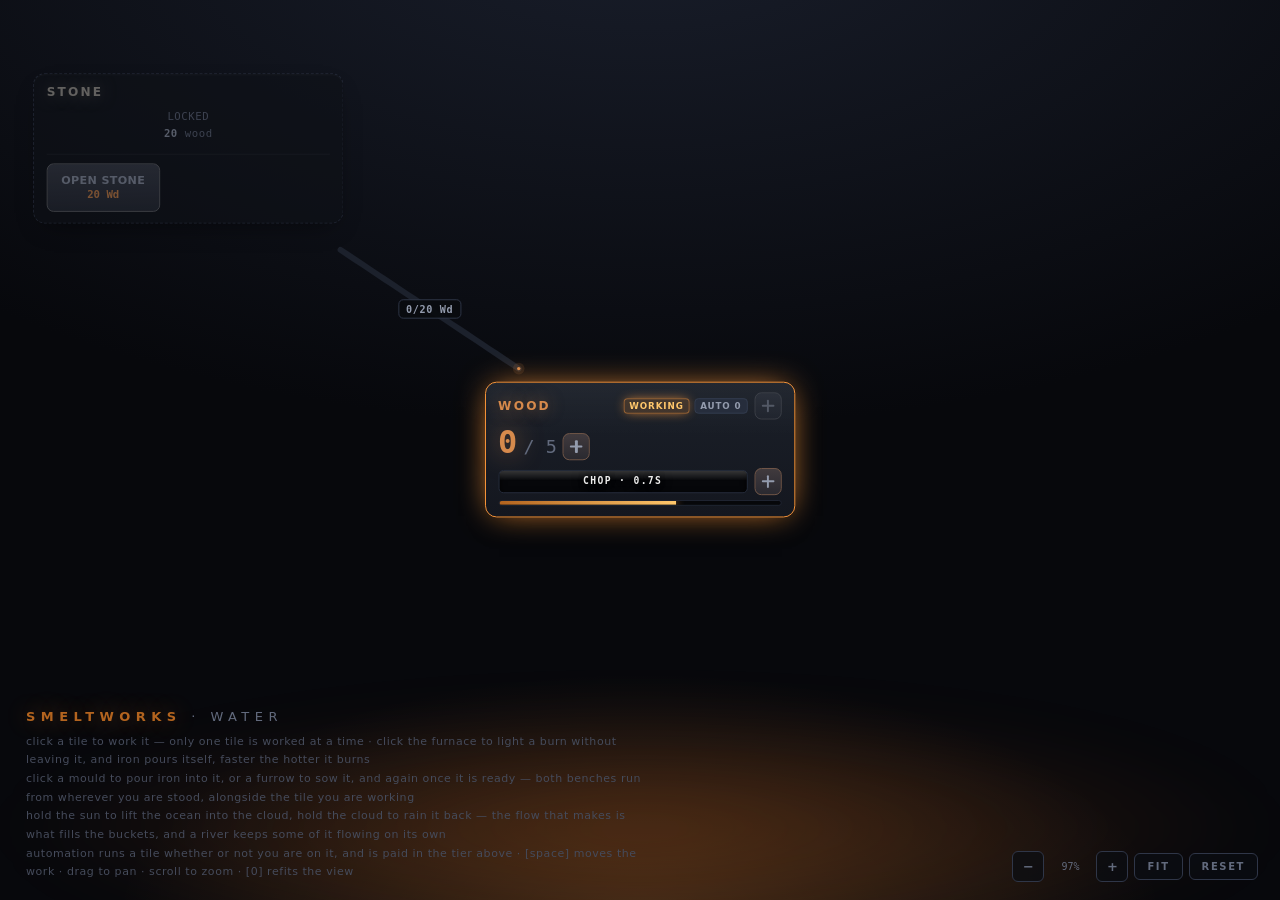
<file: index-water.html>
<!DOCTYPE html>
<html lang="en">
<head>
<meta charset="utf-8">
<meta name="viewport" content="width=device-width,initial-scale=1">
<title>Smeltworks · Water</title>
<style>
  :root {
    --bg: #07080c;
    --panel2: #1d222e;
    --panel3: #262c3b;
    --line: #2f3648;
    --line2: #3d465c;
    --text: #e6ebf5;
    --dim: #939bad;
    --dimmer: #626a7d;
    --ember: #ff9a3c;
    --ember-hot: #ffc76b;
    --ember-dim: #b3641f;
    --good: #6ee7a8;
    --bad: #ef6b6b;
    --font: 'Segoe UI', system-ui, -apple-system, sans-serif;
    --mono: 'Cascadia Mono', 'Consolas', monospace;

    /* the world is a fixed-size map now — the camera scales it, not the viewport */
    --bar-w: 320px;
    --amt-size: 33px;
    --ut: 46px;
  }

  * { box-sizing: border-box; }

  html, body {
    margin: 0; height: 100%; overflow: hidden;
    background: var(--bg); color: var(--text);
    font-family: var(--font); font-size: 15px;
    user-select: none; -webkit-user-select: none;
  }

  /* ================= forge (the viewport) ================= */

  #forge {
    position: relative; width: 100%; height: 100%; overflow: hidden;
    cursor: grab; touch-action: none;
    background:
      radial-gradient(60% 40% at 50% 102%, rgba(255,154,60,.20), transparent 68%),
      radial-gradient(110% 80% at 50% -10%, #191e2b, var(--bg) 72%);
  }
  #forge.grabbing { cursor: grabbing; }
  #forge::after {
    content: ''; position: absolute; left: -20%; right: -20%; bottom: -12%; height: 40%;
    background: radial-gradient(closest-side, rgba(255,120,30,.18), transparent 72%);
    filter: blur(26px); animation: haze 7s ease-in-out infinite; pointer-events: none;
  }
  @keyframes haze {
    0%,100% { transform: scaleY(1) translateY(0); opacity: .75; }
    50%     { transform: scaleY(1.22) translateY(-10px); opacity: 1; }
  }

  /* ================= world (the pannable, zoomable map) ================= */

  /* No will-change here on purpose: promoting this to a compositor layer makes
     the browser rasterise it once and stretch that bitmap, which is what turns
     every label soft as soon as you zoom in. Letting it repaint keeps text
     crisp at any zoom, and the scene is small enough that it costs nothing. */
  #world {
    position: absolute; left: 0; top: 0;
    transform-origin: 0 0;
  }

  #embers { position: absolute; inset: 0; pointer-events: none; overflow: hidden; }
  .ember {
    position: absolute; bottom: -20px; border-radius: 50%;
    background: var(--ember); filter: blur(1px); animation: emberUp linear infinite;
  }
  @keyframes emberUp {
    0%   { transform: translate(0,0) scale(.5); opacity: 0; }
    12%  { opacity: .85; }
    70%  { opacity: .5; }
    100% { transform: translate(var(--drift), -104vh) scale(1.15); opacity: 0; }
  }

  /* One column, so however many lines the hint wraps to it can never end up
     underneath the title. */
  #corner {
    position: absolute; bottom: 18px; left: 26px; z-index: 3;
    display: flex; flex-direction: column; gap: 9px;
    max-width: min(620px, calc(100% - 320px)); pointer-events: none;
  }
  #title { font-size: 13px; letter-spacing: .42em; text-transform: uppercase; color: var(--dimmer); }
  #title b { color: var(--ember-dim); letter-spacing: .42em; text-shadow: 0 0 22px rgba(255,154,60,.45); }
  #hint { font-size: 11px; color: #454b5b; letter-spacing: .05em; line-height: 1.7; }
  /* on a narrow window the controls win the bottom strip */
  @media (max-width: 720px) { #hint { display: none; } }

  #camui {
    position: absolute; bottom: 18px; right: 22px; z-index: 25;
    display: flex; gap: 6px; align-items: center;
  }
  #camui button {
    font-size: 10px; font-weight: 600; letter-spacing: .16em; text-transform: uppercase;
    background: rgba(10,13,19,.7); border: 1px solid var(--line); color: var(--dimmer);
    border-radius: 6px; padding: 7px 12px; cursor: pointer; font-family: var(--font);
    transition: all .13s;
  }
  #camui button:hover { border-color: var(--line2); color: var(--dim); }
  #camui .zbtn { width: 32px; padding: 7px 0; text-align: center; font-size: 13px; letter-spacing: 0; }
  #camui #zlevel {
    font-family: var(--mono); font-size: 10px; color: var(--dimmer);
    min-width: 40px; text-align: center;
  }
  #camui #btn-reset:hover { border-color: var(--bad); color: var(--bad); }

  /* ================= links — one per unlock ingredient ================= */

  #arc { position: absolute; inset: 0; width: 100%; height: 100%; pointer-events: none; z-index: 1; }
  .lbase { fill: none; stroke: #1c212c; stroke-width: 6; stroke-linecap: round; }
  /* the glow is a fat translucent stroke under the line, not a drop-shadow
     filter — a filter would rasterise the line itself and go soft on zoom */
  .lglow {
    fill: none; stroke: var(--lc); stroke-width: 12; stroke-linecap: round;
    opacity: .13; transition: stroke-dasharray .16s linear;
  }
  .lfill {
    fill: none; stroke: var(--lc); stroke-width: 3.5; stroke-linecap: round;
    transition: stroke-dasharray .16s linear;
  }
  .link.lit .lglow { stroke-width: 20; animation: glowPulse 1.25s ease-in-out infinite; }
  .link.lit .lfill { stroke-width: 5.5; animation: linkPulse 1.25s ease-in-out infinite; }
  @keyframes linkPulse { 0%,100% { opacity: .72; } 50% { opacity: 1; } }
  @keyframes glowPulse { 0%,100% { opacity: .20; } 50% { opacity: .42; } }
  /* a fuel line reads as a flow, not a requirement: dashed rail, thinner core */
  .link.feed .lbase { stroke-dasharray: 11 10; stroke-width: 5; }
  .link.feed .lfill { stroke-width: 3; }
  .link.done { opacity: .3; }
  .link.done .lfill { stroke-width: 2.5; }
  .link.done .lglow { opacity: 0; }
  .link.dormant { opacity: .34; }
  .link.dormant .lglow { opacity: 0; }

  #linklabels { position: absolute; inset: 0; pointer-events: none; z-index: 2; }
  .llabel {
    position: absolute; transform: translate(-50%, -50%);
    font-family: var(--mono); font-size: 10.5px; font-weight: 600; letter-spacing: .06em;
    padding: 3px 7px; border-radius: 5px; white-space: nowrap;
    background: rgba(9,11,16,.92); border: 1px solid var(--line); color: var(--dim);
    transition: opacity .2s;
  }
  .llabel.ready {
    color: #0c0f15; background: var(--lc); border-color: var(--lc);
    box-shadow: 0 0 18px -2px var(--lc); animation: linkPulse 1.25s ease-in-out infinite;
  }
  .llabel.gone { opacity: 0; }

  /* ================= ore tile ================= */

  .ore {
    position: absolute; z-index: 4;
    width: var(--bar-w); transform: translate(-50%, -50%);
    padding: 10px 13px 11px;
    border: 1px solid var(--line); border-radius: 12px;
    background:
      linear-gradient(180deg, rgba(255,255,255,.035), transparent 40%),
      linear-gradient(180deg, #1b2029, #14171f);
    box-shadow: 0 10px 26px -12px #000, inset 0 1px 0 rgba(255,255,255,.05);
    transition: border-color .18s, box-shadow .18s, transform .14s, opacity .25s;
  }
  .ore:not(.run) { opacity: .92; }
  .ore.run { z-index: 5; border-color: color-mix(in srgb, var(--ore) 70%, var(--line)); }
  .ore.locked { opacity: .55; background: #0e1117; border-style: dashed; }
  .ore.ready {
    opacity: .96; border-style: solid; border-color: var(--ore);
    box-shadow: 0 0 34px -10px var(--ore), 0 10px 26px -14px #000;
    animation: readyPulse 1.6s ease-in-out infinite;
  }
  @keyframes readyPulse {
    0%,100% { box-shadow: 0 0 40px -14px var(--ore), 0 14px 30px -14px #000; }
    50%     { box-shadow: 0 0 62px -6px  var(--ore), 0 14px 30px -14px #000; }
  }
  .ore.facility {
    background:
      linear-gradient(180deg, rgba(243,173,85,.12), transparent 45%),
      linear-gradient(180deg, #25201a, #161513);
  }
  .ore.facility.hot {
    border-color: var(--ore);
    box-shadow: 0 0 32px -10px var(--ore), 0 12px 28px -14px #000;
  }
  /* The one tile the worker is stood at. Exactly one card on the board ever
     carries this, so it is the loudest thing on screen that is not a purchase.
     The furnace is never one of them — you trigger it, you do not stand at it. */
  .ore.worked {
    opacity: 1; border-color: var(--ember);
    box-shadow: 0 0 34px -8px var(--ember), 0 12px 28px -14px #000;
    animation: workedPulse 1.9s ease-in-out infinite;
  }
  @keyframes workedPulse {
    0%,100% { box-shadow: 0 0 30px -10px var(--ember), 0 12px 28px -14px #000; }
    50%     { box-shadow: 0 0 52px -4px  var(--ember), 0 12px 28px -14px #000; }
  }
  .tag.work {
    background: rgba(255,154,60,.16); color: var(--ember-hot);
    border-color: rgba(255,154,60,.45); box-shadow: 0 0 12px -3px var(--ember);
  }
  .ore.facility .fill {
    background: linear-gradient(90deg, #48250f, #d96820 55%, #ffd26b);
  }
  /* Feedback is done with light, never with scale. Animating the transform of
     a tile re-rasterises everything inside it, so every pour used to smear the
     readouts for a third of a second. */
  .ore.pop { animation: pop .40s ease-out; }
  @keyframes pop {
    0%   { box-shadow: 0 10px 26px -12px #000, inset 0 1px 0 rgba(255,255,255,.05); }
    26%  { box-shadow: 0 0 40px -6px var(--ore), 0 10px 26px -12px #000,
                       inset 0 1px 0 rgba(255,255,255,.30); }
    100% { box-shadow: 0 10px 26px -12px #000, inset 0 1px 0 rgba(255,255,255,.05); }
  }
  /* a tile arriving on the board for the first time — a one-off entrance, so a
     scale here is fine; it never overlaps anything you're trying to read */
  .ore.appear { animation: appear .55s cubic-bezier(.2,.9,.3,1); }
  @keyframes appear {
    0%   { opacity: 0; transform: translate(-50%,-50%) scale(.84); }
    55%  { opacity: 1; }
    100% { opacity: .92; transform: translate(-50%,-50%) scale(1); }
  }
  /* click acknowledgement: a ring that expands off the edge and fades */
  .ore.hit { animation: hit .34s ease-out; }
  @keyframes hit {
    0%   { box-shadow: 0 0 0 0 color-mix(in srgb, var(--ore) 60%, transparent),
                       0 10px 26px -12px #000; }
    100% { box-shadow: 0 0 0 14px transparent, 0 10px 26px -12px #000; }
  }

  .obody { cursor: pointer; }
  .obody:hover .ore-name { text-shadow: 0 0 22px var(--ore); }
  /* the furnace works this tile, so there is nothing here to press */
  .ore.passive .obody { cursor: inherit; }

  .ore-head { display: flex; align-items: center; gap: 7px; margin-bottom: 7px; }
  .ore-name {
    font-weight: 700; letter-spacing: .18em; text-transform: uppercase;
    color: var(--ore); font-size: 12.5px;
    text-shadow: 0 0 16px color-mix(in srgb, var(--ore) 55%, transparent);
  }
  .ore-tags { margin-left: auto; display: flex; gap: 5px; }
  .tag {
    font-size: 9px; font-weight: 600; letter-spacing: .1em;
    padding: 2px 5px; border-radius: 4px;
    background: #262d3c; color: var(--dim); border: 1px solid #333c4f;
  }
  .tag.on {
    background: rgba(110,231,168,.14); color: var(--good);
    border-color: rgba(110,231,168,.38); box-shadow: 0 0 12px -4px var(--good);
  }
  .tag.cold {
    background: rgba(95,120,160,.14); color: #7f93b4; border-color: rgba(95,120,160,.4);
  }

  .amt { display: flex; align-items: baseline; gap: 7px; margin-bottom: 8px; }
  .amt .cur {
    font-family: var(--mono); font-size: var(--amt-size); font-weight: 700;
    line-height: 1; letter-spacing: -.02em; color: var(--ore);
    text-shadow: 0 0 26px color-mix(in srgb, var(--ore) 60%, transparent);
  }
  /* the capacity figure and the + that raises it read as one unit, set apart
     from the stock figure by the row gap rather than floating between them */
  .capgrp { display: inline-flex; align-items: center; gap: 6px; }
  .amt .capv { font-family: var(--mono); font-size: 19px; color: var(--dimmer); }
  .amt .rate {
    margin-left: auto; font-family: var(--mono); font-size: 12px;
    color: var(--good); text-shadow: 0 0 14px rgba(110,231,168,.45);
  }
  .amt .rate.neg { color: var(--dimmer); text-shadow: none; }

  /* the output bar and the + that widens it share a row */
  .trackrow { display: flex; align-items: center; gap: 7px; }
  .trackrow .track { flex: 1 1 auto; min-width: 0; }
  /* the number flashes white rather than growing — a scale or a filter on text
     is the single worst offender for blur inside a zoomed layer */
  .cur.tick { animation: tick .34s ease-out; }
  @keyframes tick {
    0%   { color: var(--ore); text-shadow: 0 0 26px color-mix(in srgb, var(--ore) 60%, transparent); }
    20%  { color: #fff;       text-shadow: 0 0 12px #fff, 0 0 38px var(--ore); }
    100% { color: var(--ore); text-shadow: 0 0 26px color-mix(in srgb, var(--ore) 60%, transparent); }
  }
  .ore.full .cur { color: var(--ember-hot); animation: fullPulse 1.1s ease-in-out infinite; }
  @keyframes fullPulse { 0%,100% { opacity: 1; } 50% { opacity: .55; } }

  /* the stock bar */
  .track {
    position: relative; height: 24px; border-radius: 5px;
    background: #06070a; border: 1px solid #262d3c; overflow: hidden;
    box-shadow: inset 0 2px 7px rgba(0,0,0,.85);
  }
  .fill {
    position: absolute; inset: 0 auto 0 0; width: 0%;
    background:
      linear-gradient(100deg,
        color-mix(in srgb, var(--ore) 30%, #000) 0%, var(--ore) 42%,
        color-mix(in srgb, var(--ore) 55%, #fff) 52%, var(--ore) 62%,
        color-mix(in srgb, var(--ore) 30%, #000) 100%);
    background-size: 260% 100%; animation: molten 3.4s linear infinite;
    box-shadow: 0 0 18px -3px var(--ore); transition: width .14s linear;
  }
  @keyframes molten { from { background-position: 160% 0; } to { background-position: -100% 0; } }
  .gloss {
    position: absolute; inset: 0 0 auto 0; height: 45%;
    background: linear-gradient(180deg, rgba(255,255,255,.20), transparent); pointer-events: none;
  }
  .tstatus {
    position: absolute; inset: 0; display: flex; align-items: center; justify-content: center;
    font-family: var(--mono); font-size: 10px; font-weight: 700; letter-spacing: .14em;
    color: rgba(255,255,255,.92); text-shadow: 0 1px 5px #000, 0 0 12px #000;
    pointer-events: none; opacity: .62; transition: opacity .2s;
  }
  .obody:hover .tstatus, .ore.run .tstatus { opacity: 1; }
  .tstatus.go { color: var(--ember-hot); animation: fullPulse 1.3s ease-in-out infinite; }
  .tstatus.cold { color: #8fa6c8; }

  /* the work cycle — its own rail UNDER the stock bar, never overlapping it */
  .cycbar {
    height: 6px; margin-top: 5px; border-radius: 3px; overflow: hidden;
    background: #06070a; border: 1px solid #1f2532;
  }
  .cyc {
    height: 100%; width: 0%;
    background: linear-gradient(90deg, var(--ember-dim), var(--ember-hot));
    box-shadow: 0 0 10px var(--ember);
    opacity: 0; transition: opacity .2s;
  }
  .cyc.on { opacity: 1; }
  /* heat going in reads hotter than the wait that follows it */
  .cyc.burn {
    background: linear-gradient(90deg, #d96820, #fff0c0);
    box-shadow: 0 0 14px var(--ember-hot);
  }
  .cyc.cool {
    background: linear-gradient(90deg, #2b3546, #55627d);
    box-shadow: none;
  }

  /* ---- the casting bench: a row of moulds, each on its own timer ----
     These are the only controls on the board that are NOT the worked tile:
     you press a mould directly, from wherever the worker happens to be stood. */
  .mrow { display: flex; align-items: center; gap: 7px; margin-top: 7px; }
  .moulds { flex: 1 1 auto; min-width: 0; display: flex; flex-wrap: wrap; gap: 5px; }
  .mould {
    flex: 1 1 26px; min-width: 26px; height: 30px; padding: 0;
    position: relative; overflow: hidden;
    border: 1px solid #2b3242; border-radius: 6px;
    background: linear-gradient(180deg, #0f1219, #080a0f);
    box-shadow: inset 0 2px 6px rgba(0,0,0,.8);
    cursor: pointer; font-family: var(--mono);
    transition: border-color .14s, box-shadow .14s, opacity .14s, transform .1s;
  }
  /* the cooling bar drains right to left; the hot layer fades out over it, so a
     mould goes orange -> grey as it sets, without animating any transform */
  .mcool { position: absolute; inset: 0 auto 0 0; width: 0%;
           background: linear-gradient(180deg, #46536b, #2b3546);
           transition: width .12s linear; }
  .mhot { position: absolute; inset: 0;
          background: linear-gradient(180deg, #ffb457, #d1610f);
          box-shadow: 0 0 12px var(--ember); transition: opacity .12s linear; }
  .msym {
    position: absolute; inset: 0; z-index: 2;
    display: flex; align-items: center; justify-content: center;
    font-size: 8.5px; font-weight: 700; letter-spacing: .06em;
    color: var(--dimmer); text-shadow: 0 1px 3px #000;
  }
  .mould.empty:hover { border-color: var(--ore); box-shadow: 0 0 14px -5px var(--ore); }
  .mould.empty:hover .msym { color: var(--ore); }
  .mould.empty.no { opacity: .38; cursor: default; }
  .mould.cool { cursor: default; border-color: #3d4557; }
  .mould.cool .msym { color: #f0e0c8; }
  .mould.ready {
    border-color: var(--ore);
    background: linear-gradient(180deg,
      color-mix(in srgb, var(--ore) 62%, #000),
      color-mix(in srgb, var(--ore) 26%, #000));
    animation: mready 1.2s ease-in-out infinite;
  }
  .mould.ready .msym { color: #10131a; text-shadow: none; }
  .mould.ready.no { animation: none; opacity: .55; cursor: default; }
  @keyframes mready {
    0%,100% { box-shadow: 0 0 12px -5px var(--ore), inset 0 1px 0 rgba(255,255,255,.22); }
    50%     { box-shadow: 0 0 24px -2px var(--ore), inset 0 1px 0 rgba(255,255,255,.34); }
  }
  .mould:active:not(.cool):not(.no) { transform: scale(.94); }
  /* a furrow runs the same timer as a mould, but nothing in it is molten —
     green going in, green coming out */
  .mould.crop .mhot { background: linear-gradient(180deg, #8fd45f, #3f7a2a);
                      box-shadow: 0 0 12px rgba(143,191,106,.5); }
  .mould.crop .mcool { background: linear-gradient(180deg, #3b4a33, #232d1f); }
  .mould.crop.cool .msym { color: #dcecc9; }

  /* ---- buckets: a mould that fills from the left with water and then just
     sits there, full, waiting for whatever wants water ---- */
  .mould.bucket { cursor: default; }
  .mould.bucket .mcool { background: linear-gradient(180deg, #3aa7d6, #1f5f86);
                         box-shadow: 0 0 10px rgba(95,183,224,.45); }
  .mould.bucket .mhot { display: none; }
  .mould.bucket .msym { color: #dff3fb; }
  .mould.bucket.full { border-color: var(--ore); animation: mready 1.6s ease-in-out infinite; }
  .mould.bucket.full .msym { color: #10131a; }
  .mould.bucket.still .msym { color: var(--dimmer); }

  /* ---- the water: sun, cloud and ocean on one card ---- */
  .ore.water {
    background:
      linear-gradient(180deg, rgba(95,183,224,.12), transparent 45%),
      linear-gradient(180deg, #171f2b, #10141c);
  }
  .ore.water.hot { border-color: var(--ore); box-shadow: 0 0 32px -10px var(--ore), 0 12px 28px -14px #000; }
  .ore.water .fill { background: linear-gradient(90deg, #1f5f86, #5fb7e0 60%, #bfe9fb); }
  /* the river's floor, marked on the flow bar */
  .floormark {
    position: absolute; top: 0; bottom: 0; left: 0; width: 2px; z-index: 2;
    background: #ffd27a; box-shadow: 0 0 8px #ffd27a; opacity: .9; display: none;
    transition: left .18s linear;
  }
  .wrow { display: flex; gap: 6px; margin-top: 7px; }
  .wbtn {
    flex: 1 1 0; position: relative; overflow: hidden; height: 46px; padding: 0;
    border: 1px solid #2b3242; border-radius: 8px;
    background: linear-gradient(180deg, #0f1219, #080a0f);
    box-shadow: inset 0 2px 6px rgba(0,0,0,.8);
    cursor: pointer; font-family: var(--mono); color: var(--dim); touch-action: none;
    transition: border-color .14s, box-shadow .14s, opacity .14s;
  }
  .wbtn .wfill { position: absolute; left: 0; right: 0; bottom: 0; height: 0%; transition: height .12s linear; }
  .wbtn.sun .wfill   { background: linear-gradient(180deg, #ffd27a, #c47a1a); opacity: .55; }
  .wbtn.cloud .wfill { background: linear-gradient(180deg, #c9d6e6, #6f8199); opacity: .8; }
  .wbtn .wtxt {
    position: relative; z-index: 2; height: 100%;
    display: flex; flex-direction: column; align-items: center; justify-content: center; gap: 3px;
    font-size: 8.5px; letter-spacing: .12em; font-weight: 700; text-shadow: 0 1px 3px #000;
  }
  .wbtn .wsym { font-size: 17px; line-height: 1; }
  .wbtn:hover:not(.dry) { border-color: var(--ore); }
  .wbtn.held { border-color: var(--ore); box-shadow: 0 0 18px -3px var(--ore), inset 0 2px 6px rgba(0,0,0,.8); color: #fff; }
  .wbtn.held .wtxt { animation: fullPulse 1s ease-in-out infinite; }
  .wbtn.dry { opacity: .42; cursor: default; }
  .ocean {
    position: relative; height: 13px; margin-top: 6px; border-radius: 4px; overflow: hidden;
    background: #06070a; border: 1px solid #1f2532;
  }
  .ocean .ofill {
    position: absolute; inset: 0 auto 0 0; width: 0%;
    background: linear-gradient(90deg, #1f5f86, #5fb7e0);
    box-shadow: 0 0 10px rgba(95,183,224,.5); transition: width .12s linear;
  }
  .ocean .olab {
    position: absolute; inset: 0; display: flex; align-items: center; justify-content: center;
    font-family: var(--mono); font-size: 8.5px; font-weight: 700; letter-spacing: .14em;
    color: #dff3fb; text-shadow: 0 1px 3px #000;
  }

  .lockmsg {
    font-family: var(--mono); font-size: 11px; color: var(--dimmer);
    text-align: center; letter-spacing: .05em; line-height: 1.65; padding: 3px 0 1px;
  }
  .lockmsg b { color: var(--dim); font-weight: 600; }

  .float {
    position: absolute; z-index: 30; pointer-events: none;
    font-family: var(--mono); font-size: 22px; font-weight: 700;
    text-shadow: 0 0 20px currentColor, 0 2px 6px #000;
    animation: rise 1.05s cubic-bezier(.2,.7,.3,1) forwards;
  }
  @keyframes rise {
    0%   { opacity: 0; transform: translate(-50%, 6px)   scale(.7); }
    18%  { opacity: 1; transform: translate(-50%, -6px)  scale(1.14); }
    100% { opacity: 0; transform: translate(-50%, -74px) scale(1); }
  }

  /* ========== upgrades ==========
     Each one sits on the card next to what it changes. The bottom strip is
     kept clear for whatever comes next, and only a locked card uses it. */

  .ustrip {
    display: flex; flex-wrap: wrap; gap: 4px;
    margin-top: 9px; padding-top: 9px;
    border-top: 1px solid rgba(255,255,255,.06);
  }

  .uslot { display: inline-flex; align-items: center; flex: none; }

  /* a full-width button whose face is a line of text */
  .utext {
    --uc: var(--line2);
    position: relative; display: block; width: 100%;
    padding: 8px 12px; margin: 0;
    border: 1px solid color-mix(in srgb, var(--uc) 42%, var(--line));
    border-radius: 8px;
    background:
      linear-gradient(180deg,
        color-mix(in srgb, var(--uc) 15%, var(--panel3)),
        color-mix(in srgb, var(--uc) 7%,  var(--panel2)));
    text-align: left; font-family: var(--mono);
    font-size: 11px; letter-spacing: .04em; line-height: 1.2;
    color: var(--dim); cursor: pointer;
    transition: border-color .13s, box-shadow .13s, color .13s, opacity .13s, transform .1s;
  }
  .ulabel { position: relative; z-index: 2; }
  .utext.can {
    border-color: var(--uc); color: color-mix(in srgb, var(--uc) 78%, #fff);
    box-shadow: 0 0 15px -3px var(--uc), inset 0 0 14px -9px var(--uc);
  }
  .utext:hover:not(.max) {
    border-color: var(--uc); color: color-mix(in srgb, var(--uc) 78%, #fff);
    box-shadow: 0 0 20px -4px var(--uc);
  }
  .utext:active:not(.max) { transform: scale(.985); }
  .utext.gated { opacity: .45; }
  .utext.max { opacity: .35; cursor: default; border-style: dashed; }

  /* the compact + button */
  .ubtn {
    --uc: var(--line2);
    position: relative; flex: none;
    width: 28px; height: 28px; padding: 0;
    border: 1px solid color-mix(in srgb, var(--uc) 42%, var(--line));
    border-radius: 7px;
    background:
      linear-gradient(180deg,
        color-mix(in srgb, var(--uc) 15%, var(--panel3)),
        color-mix(in srgb, var(--uc) 7%,  var(--panel2)));
    color: var(--dim); cursor: pointer; font-family: var(--font);
    transition: border-color .13s, box-shadow .13s, color .13s, opacity .13s, transform .1s;
  }
  /* two bars rather than a glyph: a typed "+" sits off-centre in its em box,
     and no font metric can be trusted to centre it in a 28px square */
  .uplus { position: absolute; inset: 0; z-index: 2; }
  .uplus::before, .uplus::after {
    content: ''; position: absolute; left: 50%; top: 50%;
    background: currentColor; border-radius: 1px;
    transform: translate(-50%, -50%);
  }
  .uplus::before { width: 13px; height: 2.5px; }
  .uplus::after  { width: 2.5px; height: 13px; }

  /* cost progress runs right around the button, so the glow closes on all four
     sides instead of stopping at the top and bottom rails */
  .uring { position: absolute; inset: 0; width: 100%; height: 100%; overflow: visible;
           pointer-events: none; z-index: 3; }
  /* No stroke-dasharray here: a CSS rule outranks a presentation attribute, so
     declaring it would pin the ring at its initial value and nothing painted
     per-frame could ever move it. The dash is set as an inline style instead.
     Butt caps, not round — a round cap on a zero-length dash paints a dot. */
  .uringbar {
    fill: none; stroke: var(--uc); stroke-width: 2; stroke-linecap: butt;
    transition: stroke-dasharray .18s linear;
  }
  .ubtn.can .uringbar { stroke-width: 2.5; }

  .ubtn.can {
    border-color: var(--uc);
    color: color-mix(in srgb, var(--uc) 72%, #fff);
    box-shadow: 0 0 15px -3px var(--uc), inset 0 0 12px -8px var(--uc);
  }
  .ubtn:hover:not(.max) {
    border-color: var(--uc); color: color-mix(in srgb, var(--uc) 72%, #fff);
    box-shadow: 0 0 20px -4px var(--uc);
  }
  .ubtn:active:not(.max) { transform: scale(.9); }
  .ubtn.gated { opacity: .45; }
  .ubtn.max { opacity: .3; cursor: default; border-style: dashed; }
  .ubtn.max .uringbar, .utext.max .uringbar { display: none; }
  /* --uc is the colour of the resource this upgrade is priced in */
  .utile {
    --uc: var(--line2);
    position: relative; flex: none;
    width: var(--ut); min-height: 50px; padding: 4px 3px 3px;
    border: 1px solid color-mix(in srgb, var(--uc) 45%, var(--line));
    border-radius: 7px;
    background:
      linear-gradient(180deg,
        color-mix(in srgb, var(--uc) 15%, var(--panel3)),
        color-mix(in srgb, var(--uc) 7%,  var(--panel2)));
    color: var(--dim); cursor: pointer; font-family: var(--font);
    display: flex; flex-direction: column; align-items: center; justify-content: center; gap: 3px;
    transition: border-color .13s, transform .1s, box-shadow .13s, color .13s, opacity .13s;
  }
  .utile.wide { width: auto; padding: 6px 14px 5px; }
  .usym {
    position: relative; z-index: 2;
    font-size: 11.5px; font-weight: 800; letter-spacing: .03em; line-height: 1;
  }
  .ucost {
    position: relative; z-index: 2;
    font-family: var(--mono); font-size: 10.5px; font-weight: 700; line-height: 1;
    color: var(--pricec, var(--dimmer)); white-space: nowrap;
  }
  .utile.wide .ucost { font-size: 11px; display: flex; gap: 8px; }
  /* how many times this has been bought — always shown, starts at 0 */
  .ulv {
    position: relative; z-index: 2;
    font-family: var(--mono); font-size: 9.5px; font-weight: 700; line-height: 1;
    color: var(--dimmer); padding: 1px 5px; border-radius: 3px;
    background: rgba(0,0,0,.35); min-width: 18px; text-align: center;
  }
  .utile.owned .ulv { color: var(--good); }

  /* progress runs along the EDGES only — top and bottom rails, left to right */
  .uprog { position: absolute; inset: 0; pointer-events: none; z-index: 3; }
  .uprog::before, .uprog::after {
    content: ''; position: absolute; left: 0; height: 2px; width: var(--p, 0%);
    background: var(--uc); box-shadow: 0 0 7px var(--uc);
    border-radius: 2px; transition: width .18s linear;
  }
  .uprog::before { top: -1px; }
  .uprog::after  { bottom: -1px; }

  .utile.can {
    border-color: var(--uc);
    color: color-mix(in srgb, var(--uc) 70%, #fff);
    box-shadow: 0 0 15px -3px var(--uc);
  }
  .utile.gated { opacity: .5; }
  .utile:hover:not(.max):not(.owned) {
    transform: translateY(-2px);
    border-color: var(--uc); color: color-mix(in srgb, var(--uc) 70%, #fff);
    box-shadow: 0 8px 16px -8px #000, 0 0 20px -5px var(--uc);
  }
  .utile:active:not(.max):not(.owned) { transform: translateY(0) scale(.94); }
  .utile.owned {
    border-color: rgba(110,231,168,.42); background: rgba(110,231,168,.08);
    color: var(--good); cursor: default;
  }
  .utile.max { opacity: .38; cursor: default; border-style: dashed; }

  /* shared hover card, parked in the viewport so no tile can clip it and
     zooming never distorts it */
  #upop {
    position: absolute; z-index: 40; width: 300px; pointer-events: none;
    padding: 15px 17px; border-radius: 12px;
    background: rgba(9,12,18,.975);
    -webkit-backdrop-filter: blur(10px); backdrop-filter: blur(10px);
    border: 1px solid var(--line2); box-shadow: 0 22px 50px -18px #000;
    opacity: 0; transition: opacity .12s;
  }
  #upop.show { opacity: 1; }
  #upop .pt { font-size: 18px; font-weight: 700; letter-spacing: .01em; line-height: 1.25; }
  #upop .pe { font-size: 15.5px; color: var(--text); margin-top: 9px; line-height: 1.5; }
  #upop .pe em { color: var(--ember); font-style: normal; font-weight: 700; }
  #upop .pe b { color: var(--ember-hot); font-weight: 700; }
  #upop .pd { font-size: 13.5px; color: var(--dim); margin-top: 9px; line-height: 1.45; }
  #upop .pc { display: flex; flex-wrap: wrap; gap: 7px; margin-top: 13px; font-family: var(--mono); font-size: 14px; }
  #upop .pc span {
    padding: 5px 10px; border-radius: 6px; border: 1px solid transparent;
    display: inline-flex; align-items: center; gap: 7px; font-weight: 600;
  }
  #upop .pc span::before {
    content: ''; width: 8px; height: 8px; border-radius: 50%;
    background: var(--c); box-shadow: 0 0 7px var(--c);
  }
  #upop .pc span.ok    { color: var(--text); background: #10141c; border-color: var(--line); }
  #upop .pc span.short { color: var(--bad); background: rgba(239,107,107,.10); border-color: rgba(239,107,107,.32); }
</style>
</head>
<body>
<div id="forge">
  <div id="embers"></div>
  <div id="world">
    <svg id="arc"></svg>
    <div id="linklabels"></div>
  </div>
  <div id="corner">
    <div id="title"><b>SMELTWORKS</b> &middot; WATER</div>
    <div id="hint">
      click a tile to work it &mdash; only one tile is worked at a time &middot; click the furnace to light a
      burn without leaving it, and iron pours itself, faster the hotter it burns<br>
      click a mould to pour iron into it, or a furrow to sow it, and again once it is ready &mdash; both
      benches run from wherever you are stood, alongside the tile you are working<br>
      hold the sun to lift the ocean into the cloud, hold the cloud to rain it back &mdash; the flow that makes
      is what fills the buckets, and a river keeps some of it flowing on its own<br>
      automation runs a tile whether or not you are on it, and is paid in the tier above &middot;
      [space] moves the work &middot; drag to pan &middot; scroll to zoom &middot; [0] refits the view
    </div>
  </div>
  <div id="camui">
    <button class="zbtn" id="cam-out" title="zoom out">&minus;</button>
    <span id="zlevel">100%</span>
    <button class="zbtn" id="cam-in" title="zoom in">+</button>
    <button id="cam-fit">fit</button>
    <button id="btn-reset">reset</button>
  </div>
  <div id="upop"></div>
</div>

<script>
'use strict';

/* =========================================================================
   RESOURCE DEFINITIONS
        ___    ___
         ___  ___
           ___
   Wood -> Stone -> [Furnace] -> Iron -> [Moulds] -> [Plow Field].
   Every bar starts at 0/5 — capacity is the first thing you ever buy.
   ========================================================================= */

const BASE_CAP = 5;

const FURNACE_ID           = 'furnace';
const FURNACE_HEAT_MAX     = 100;
const FURNACE_STOKE_COST   = 5;     // wood per stoke
const FURNACE_HEAT_GAIN    = 25;    // total heat one burn delivers
const FURNACE_BURN_TIME    = 4.0;   // seconds the burn takes to deliver it
const FURNACE_COOLDOWN     = 14.0;  // base seconds of cooldown once the burn ends
const FURNACE_IDLE_COOL    = 0.20;  // flat heat lost per second
const SMELT_HEAT_DRAIN     = 0.30;  // extra heat per second while the furnace is smelting
const HEAT_SMELT_RATE      = 0.80;  // ingots per second at full heat

/* Losses also rise with temperature, the way a real hot thing sheds heat
   faster than a warm one. That is what stops heat climbing for ever: a stoke
   delivers a fixed 25°, so each Bellows level settles at the temperature where
   its cycle's losses finally cancel that out. Base holds ~22°, maxed ~100°. */
const HEAT_LOSS_K          = 0.0405;  // extra loss per second, per degree held

const BELLOWS_STEP         = 0.80;  // each level multiplies the cooldown
const STOKER_STEP          = 0.85;  // and so does each Stoker level, by 15%
const BELLOWS_FLOOR        = 1.5;   // and never takes it below this

/* ---- the casting bench ----
   Moulds are the one tile that is not "worked": each mould is its own little
   machine you press directly, so the bench runs alongside whatever the worker
   is doing rather than competing with it for the one pair of hands. */
const MOULD_FILL_COST      = 3;     // iron poured into one mould
const MOULD_COOL_TIME      = 8;     // seconds it takes to set
const MOULD_AUTO_INTERVAL  = 4;     // seconds per automated action at level 1
const MOULD_BASE           = 3;     // moulds on the bench before any upgrade
const MOULD_PER_LEVEL      = 1;     // More Moulds adds this many each level

/* ---- the plow field ----
   A furrow is the same little machine as a mould, with the pour taken out:
   sowing costs only the labour of the click, and what comes back is grain. */
const FURROW_GROW_TIME     = 12;    // seconds a sown furrow takes to ripen
const FURROW_BASE          = 3;     // furrows before any upgrade
const FURROW_PER_LEVEL     = 1;

/* ---- water ----
   A fixed hundred units of water are split between the cloud and the ocean.
   Holding the sun lifts ocean into cloud; holding the cloud rains it back. Every
   unit moved counts toward the FLOW, measured over the last few seconds, and
   flow is what fills the buckets. A river guarantees a floor under it. */
const WATER_TOTAL          = 100;   // units in the cycle, cloud + ocean
const CYCLE_RATE           = 10;    // units moved per second while a hold is down
const FLOW_WINDOW          = 10;    // seconds the flow readout looks back over
const FLOW_MAX             = CYCLE_RATE;   // what a perfectly worked cycle reads
const BUCKET_SIZE          = 100;   // units of fill in a full bucket
const BUCKET_FILL_K        = 0.8;   // fill per second, per unit of flow — 25s at half flow
const BUCKET_MAX           = 8;
const RIVER_FLOOR_STEP     = 1.2;   // flow the river guarantees, per level
const RIVER_MAX            = 6;
/* what a River level asks: the flow it needs to see right now, the flow it
   spends out of the last window, and the stone it is built from */
function riverGate(lvl)  { return 2 + 1.5 * lvl; }
function riverSpend(lvl) { return 20 + 10 * lvl; }
function riverStone(lvl) { return Math.floor(25 * Math.pow(1.6, lvl)); }
function riverFloor(lvl) { lvl = lvl ?? S.ores.water.lvl.river; return RIVER_FLOOR_STEP * lvl; }
/* the next bucket, priced in bars — 2, 3, 4, 6, 10, 15, 22, 34 */
function bucketCost(n) { n = n ?? S.ores.buckets.buckets.length; return Math.max(1, Math.floor(2 * Math.pow(1.5, n))); }

/* Both benches run on the same plot machinery; these say which numbers and
   words a given one uses, so there is one implementation rather than two. */
function isBench(id)   { const d = BY_ID[id]; return !!d && (d.casting || d.farming); }
function plotCount(id, lvl) {
  const d = BY_ID[id];
  if (!isBench(id)) return 0;
  lvl = lvl ?? S.ores[id].lvl.mould;
  return d.farming ? FURROW_BASE + FURROW_PER_LEVEL * lvl : MOULD_BASE + MOULD_PER_LEVEL * lvl;
}
function plotTime(id)  { return BY_ID[id].farming ? FURROW_GROW_TIME : MOULD_COOL_TIME; }
/* what one plot costs to start — the field asks for nothing but the click */
function plotCost(id)  { return BY_ID[id].farming ? null : { iron: MOULD_FILL_COST }; }
function plotWords(id) {
  return BY_ID[id].farming
    ? { unit:'furrow', start:'SOW', startVerb:'sow it', busy:'growing', done:'ripe', take:'reap' }
    : { unit:'mould',  start:MOULD_FILL_COST + 'Fe', startVerb:`pour ${MOULD_FILL_COST} iron in`,
        busy:'setting', done:'set', take:'take out' };
}

const ORES = [
  { id:'wood',       name:'Wood',       sym:'Wd', color:'#d68a4c', tier:1,
    unit:'logs',   verb:'CHOP',   yield:1, time:1800, unlock:null },
  { id:'stone',      name:'Stone',      sym:'St', color:'#a9a49b', tier:2,
    unit:'blocks', verb:'QUARRY', yield:1, time:2600, unlock:{ wood:20 } },
  { id:'furnace',    name:'Furnace',    sym:'Fu', color:'#f3ad55', facility:true,
    unlock:{ stone:20 } },
  /* Iron costs nothing: building the furnace opens it in the same commit, so
     it arrives with the thing that pours it. `opensWith` keeps it off the
     board until then — it has no unlock cost to show on a locked card. */
  { id:'iron',       name:'Iron',       sym:'Fe', color:'#c3d2e6', tier:3,
    unit:'iron', verb:'SMELT', heatDriven:true, yield:1, unlock:null,
    opensWith: FURNACE_ID },
  /* The bench. `name` is what the tile is called, `res` what it holds — the
     card says MOULDS, but every cost and lock line says "iron bars". */
  { id:'bars',       name:'Moulds',     sym:'Br', color:'#e6cdb8', tier:4,
    res:'Iron Bars', unit:'bars', verb:'CAST', casting:true, yield:1,
    unlock:{ iron:10 } },
  /* The field. Same bench shape as the moulds — a row of furrows, each on its
     own timer — but nothing is poured in: the cost is the plow, paid once, and
     after that it is only ever labour and time. */
  { id:'farm',       name:'Plow Field', sym:'Pl', color:'#8fbf6a', tier:5,
    res:'Grain', unit:'sheaves', verb:'REAP', farming:true, yield:1,
    unlockLabel:'CRAFT PLOW', unlock:{ bars:5 } },
  /* Buckets are beaten out of bars and fill with water on their own. They
     arrive with the first bar you cast, and cost nothing to open. */
  { id:'buckets',    name:'Buckets',    sym:'Bk', color:'#7fc4d8',
    unit:'buckets', bucketing:true, unlock:null,
    opensWhen: () => S.ores.bars.lifetime >= 1 },
  /* The water cycle. Opens the moment the first bucket exists to fill. */
  { id:'water',      name:'Water',      sym:'Wa', color:'#5fb7e0',
    unit:'flow', water:true, unlock:null,
    opensWhen: () => S.ores.buckets.buckets.length >= 1 },
];
ORES.forEach(o => { if (!o.facility) o.cap = BASE_CAP; });

const BY_ID = {};
ORES.forEach(o => BY_ID[o.id] = o);

/* what a tile HOLDS, as opposed to what the tile is called: Moulds holds Iron
   Bars, and every price and lock line wants the stock's name, not the bench's. */
function resName(id) { const d = BY_ID[id]; return d ? (d.res || d.name) : id; }

/* the next tier up. The field tops the ladder, so it has nothing above it and
   is worked by hand for good — while it is what pays for the bench's. */
function aboveOf(id) {
  return ({ wood:'stone', stone:'iron', iron:'bars', bars:'farm', farm:'farm' })[id] || id;
}

/* The map is a fixed logical size — the camera scales it into the viewport,
   so a tile never reflows and the layout is identical on every screen.
   It grew upward to make room above the moulds for the field. */
const WORLD = { w: 1900, h: 1450 };
/* the old column sits 400px further right, so the water has room left of stone */
const POS_OF_ORE = {
  farm:       { x: 60.5, y: 9 },
  bars:       { x: 60.5, y: 29 },
  buckets:    { x: 36,   y: 29 },
  iron:       { x: 60.5, y: 47 },
  furnace:    { x: 60.5, y: 70 },
  stone:      { x: 36,   y: 68.3 },
  water:      { x: 13.5, y: 68.3 },
  wood:       { x: 60.5, y: 89.7 },
};

/* One link per unlock ingredient, so a bar needing three resources gets three
   separate progress lines feeding into it. */
const LINKS = [];
ORES.forEach(d => {
  if (!d.unlock) return;
  Object.keys(d.unlock).forEach(src => {
    LINKS.push({ key: d.id + '<' + src, ore: d.id, src, need: d.unlock[src] });
  });
});

/* Supply lines, as opposed to unlock lines: these stay on the board for good
   and report a live flow rather than a requirement met once and forgotten.
   Wood is the furnace's fuel going in, and heat is what comes back out of it
   and into Iron. */
const FEEDS = [
  { ore: FURNACE_ID, src: 'wood',      need: FURNACE_STOKE_COST },
  { ore: 'iron',     src: FURNACE_ID,  heat: true },
  { ore: 'buckets',  src: 'bars',      bucket: true },   // bars become buckets
  { ore: 'buckets',  src: 'water',     flow: true },     // flow fills them
];
FEEDS.forEach(f => LINKS.push({ key: f.ore + '~' + f.src, ore: f.ore, src: f.src,
                                need: f.need, heat: f.heat, bucket: f.bucket, flow: f.flow, feed: true }));

function slotPos(id) { return POS_OF_ORE[id]; }

/* =========================================================================
   UPGRADE DEFINITIONS

   Every upgrade costs exactly ONE resource. Storage and Haul are paid in the
   tile's own stock. Automation is paid in the tier above at EVERY level, which
   is what stops a tile bootstrapping itself: to stop working wood by hand you
   have to have gone and worked stone.
   ========================================================================= */

// 5 -> 8 -> 13 -> 20: three Storage levels take any bar from its starting 5 to 20.
const CAP_GROWTH    = Math.pow(4, 1/3);
const YIELD_GROWTH  = 1.40;
const AUTO_RATE     = 0.15;    // units per second, per automation level

/* Each upgrade lives on the card next to the thing it changes: Storage beside
   the capacity figure, Bigger Haul beside the output bar, Automation top-left.
   `slot` says which one. */
const UPGRADES = [
  { key:'cap',   sym:'CAP', slot:'cap', name:'Storage', base:3, mult:1.50, max:30,
    eff: (o,l) => `Holds <em>&times;1.59</em> more &rarr; <b>${fmt(capOf(o, l+1))}</b> ${BY_ID[o].unit}.`,
    tip: 'Paid in this tile’s own stock. Three levels take it from 5 to 20.' },
  { key:'yield', sym:'OUT', slot:'out', name:'Bigger Haul', base:5, mult:1.70, max:30,
    eff: (o,l) => isBench(o)
      ? `Every ${plotWords(o).unit} you empty gives <em>&times;1.4</em> &rarr; ` +
        `<b>${fmt(yieldOf(o, l+1))}</b> ${BY_ID[o].unit}.` +
        (BY_ID[o].farming ? `<br>The furrow takes no longer to grow, so it is pure profit.`
                          : `<br>The same iron goes in, so a deeper mould is pure profit.`)
      : `Each cycle gives <em>&times;1.4</em> &rarr; <b>${fmt(yieldOf(o, l+1))}</b>.` +
        (S.ores[o].lvl.auto > 0
          ? `<br>Automation rises with it, to <b>${fmt(autoRateAt(o, null, l+1))}</b>/s.`
          : `<br>It will lift Automation too, once you buy some.`),
    tip: 'Paid in this tile’s own stock. Lifts everything this tile produces.' },
];

/* Only the bench has this: more moulds means more setting at the same time,
   which is the only way the bench goes faster by hand. */
const MOULDS = { key:'mould', sym:'MLD', slot:'mld', name:'More Plots',
  base:4, mult:1.70, max:5,
  eff: (o,l) => { const W = plotWords(o);
    return `Another ${W.unit} &rarr; <b>${plotCount(o, l+1)}</b> in the row.` +
           `<br>Each runs its own <em>${plotTime(o)}s</em> timer, so they overlap.`; },
  tip: 'Paid in this tile’s own stock. Five levels take the row from 3 to 8.' };

/* On the bench, automation is not a rate — it is literally a hand doing the
   clicks, one press every few seconds, faster with every level. */
const AUTO = { key:'auto', sym:'AUT', slot:'aut', name:'Automation',
  base:5, mult:1.80, max:20, above:true,
  eff: (o,l) => isBench(o)
    ? `A hand at the bench: one press every <b>${(MOULD_AUTO_INTERVAL / (l+1)).toFixed(1)}s</b>.<br>` +
      (BY_ID[o].farming
        ? `It sows an empty furrow, or reaps one that has ripened — whichever is waiting, wherever you are stood.`
        : `It pours <b>${MOULD_FILL_COST} iron</b> into an empty mould, or takes out one that has set — ` +
          `whichever is waiting, wherever you are stood.`)
    : `Works this tile on its own: <b>${fmt(autoRateAt(o, l+1))}</b>/s.<br>` +
      `It keeps running while you are stood at another tile, and ` +
      `working this one stacks on top.`,
  tip: '' };

// every upgrade a working tile carries, in the order they are built
const TILE_UPGRADES = UPGRADES.concat([AUTO]);

/* The furnace's own upgrade, and the only one paid in Iron — the furnace
   buys its own draught back out of what it smelts. */
const BELLOWS = { key:'bellows', name:'Bellows', base:6, mult:1.75, max:10, pay:'iron',
  eff: (o,l) => {
    const c0 = heatCeiling(l, null), c1 = heatCeiling(l + 1, null);
    return `Cooldown after a burn <em>${stokeCooldown(l, null).toFixed(1)}s</em> &rarr; ` +
           `<b>${stokeCooldown(l + 1, null).toFixed(1)}s</b>.<br>` +
           `Stoking steadily then holds <em>${Math.round(c0)}&deg;</em> &rarr; <b>${Math.round(c1)}&deg;</b>, ` +
           `for <b>${fmt(HEAT_SMELT_RATE * c1 / FURNACE_HEAT_MAX)}</b>/s of iron.`;
  },
  tip: 'Paid in Iron. Heat leaks faster the hotter it is, so a hotter furnace ' +
       'is only reachable by stoking it more often.' };

/* The furnace's automation. It sits in the same slot as every other tile's
   Automation and is paid the same way — in the tier above, which for the
   furnace is Iron. A stoker of any level feeds the fire exactly as a worker
   stood at the furnace would, and each level also shortens the cooldown, so it
   both frees you from the furnace and stokes it harder than you could. */
const STOKER = { key:'stoker', sym:'STK', slot:'aut', name:'Stoker',
  base:5, mult:1.80, max:5, pay:'iron',
  eff: (o,l) => {
    const c1 = heatCeiling(null, l + 1);
    return `Burns <b>${FURNACE_STOKE_COST} wood</b> on its own whenever the fire is ready.<br>` +
           `Cooldown <em>${stokeCooldown(null, l).toFixed(1)}s</em> &rarr; ` +
           `<b>${stokeCooldown(null, l + 1).toFixed(1)}s</b>, holding <b>${Math.round(c1)}&deg;</b> ` +
           `for <b>${fmt(HEAT_SMELT_RATE * c1 / FURNACE_HEAT_MAX)}</b>/s of iron.`;
  },
  tip: 'Paid in Iron, the tier above the furnace. Keeps the fire fed while you ' +
       'are stood at another tile — and eats wood the whole time.' };

/* =========================================================================
   STATE
   ========================================================================= */

const SAVE_KEY = 'smeltworks.water.save.v1';

let S;

function freshOre(def) {
  return {
    unlocked: def.id === 'wood',
    amount: 0,
    heat: 0,
    burnLeft: 0,          // seconds left of an active burn, while heat ramps up
    burnCooldown: 0,      // seconds left before the next burn may start
    burnCooldownMax: 0,   // how long that cooldown was when it started
    lvl: { cap:0, yield:0, auto:0, mould:0, bellows:0, stoker:0, river:0 },
    progress: 0,
    running: false,
    lifetime: 0,
    // the bench only: one entry per mould, each with its own cooling clock
    moulds: (def.casting || def.farming) ? freshMoulds(def.farming ? FURROW_BASE : MOULD_BASE) : [],
    autoT: 0,             // seconds banked toward the next automated press
    // buckets: one entry per bucket, how full it is
    buckets: [],
    // water: where the hundred units are, what has moved lately, and what is held
    ocean: WATER_TOTAL, cloud: 0, hist: [], holding: null,
  };
}

function freshMoulds(n) {
  const a = [];
  for (let i = 0; i < n; i++) a.push({ s: 'empty', t: 0 });
  return a;
}

function freshState() {
  const ores = {};
  ORES.forEach(d => ores[d.id] = freshOre(d));
  // the worker has to be stood somewhere, and at the start wood is all there is
  return { ores, worked: 'wood', cam: null };
}

function load() {
  try {
    const raw = localStorage.getItem(SAVE_KEY);
    if (!raw) return freshState();
    const s = JSON.parse(raw);
    const base = freshState();
    ORES.forEach(d => {
      const o = s.ores && s.ores[d.id];
      if (!o) return;
      const t = base.ores[d.id];
      t.unlocked = !!o.unlocked || d.id === 'wood';
      t.lifetime = Number(o.lifetime) || 0;
      Object.keys(t.lvl).forEach(k => t.lvl[k] = Number(o.lvl && o.lvl[k]) || 0);
      // levels first: a save written under older balance numbers must not
      // carry holdings above the capacity those levels actually grant.
      if (d.facility) {
        t.heat = Math.max(0, Math.min(FURNACE_HEAT_MAX, Number(o.heat) || 0));
        t.burnLeft = Math.max(0, Math.min(FURNACE_BURN_TIME, Number(o.burnLeft) || 0));
        t.burnCooldown = Math.max(0, Math.min(FURNACE_COOLDOWN, Number(o.burnCooldown) || 0));
        t.burnCooldownMax = Math.max(t.burnCooldown, Number(o.burnCooldownMax) || 0);
      } else {
        const cap = Math.round(d.cap * Math.pow(CAP_GROWTH, t.lvl.cap));
        t.amount = Math.max(0, Math.min(Number(o.amount) || 0, cap));
      }
      /* Moulds are restored one by one, and only as many as the levels in this
         same save actually grant — a longer row in an older file is truncated
         rather than trusted, and a half-cooled mould keeps its clock. */
      if (d.bucketing) {
        const src = Array.isArray(o.buckets) ? o.buckets : [];
        t.buckets = src.slice(0, BUCKET_MAX).map(q => ({ f: Math.max(0, Math.min(BUCKET_SIZE, Number(q && q.f) || 0)) }));
      }
      if (d.water) {
        t.lvl.river = Math.min(RIVER_MAX, t.lvl.river);
        const cloud = Math.max(0, Math.min(WATER_TOTAL, Number(o.cloud) || 0));
        t.cloud = cloud; t.ocean = WATER_TOTAL - cloud;
        const h = Array.isArray(o.hist) ? o.hist : [];
        t.hist = h.filter(x => Array.isArray(x) && x[0] >= 0 && x[0] < FLOW_WINDOW && x[1] > 0)
                  .map(x => [Number(x[0]), Number(x[1])]).slice(-600);
      }
      if (isBench(d.id)) {
        const src = Array.isArray(o.moulds) ? o.moulds : [];
        t.moulds = freshMoulds(plotCount(d.id, t.lvl.mould));
        t.moulds.forEach((m, i) => {
          const q = src[i] || {};
          m.s = (q.s === 'cool' || q.s === 'ready') ? q.s : 'empty';
          m.t = m.s === 'cool'
            ? Math.max(0, Math.min(plotTime(d.id), Number(q.t) || 0))
            : 0;
          if (m.s === 'cool' && m.t <= 0) m.s = 'ready';
        });
      }
    });
    /* An old save, or a doctored one, can name a tile that cannot be worked —
       iron, the bench, something still locked, something that no longer exists.
       Fall back to wood rather than leaving the worker nowhere. */
    const w = s.worked;
    base.worked = (typeof w === 'string' && BY_ID[w] &&
                   !BY_ID[w].facility && !BY_ID[w].heatDriven && !isBench(w) &&
                   !BY_ID[w].bucketing && !BY_ID[w].water &&
                   base.ores[w] && base.ores[w].unlocked) ? w : 'wood';
    if (s.cam && Number.isFinite(s.cam.z)) {
      base.cam = { x: Number(s.cam.x) || 0, y: Number(s.cam.y) || 0, z: clampZoom(s.cam.z) };
    }
    return base;
  } catch (e) {
    return freshState();
  }
}

function save() {
  const slim = { ores: {}, worked: S.worked, cam: { x: cam.x, y: cam.y, z: cam.z } };
  ORES.forEach(d => {
    const o = S.ores[d.id];
    slim.ores[d.id] = { unlocked:o.unlocked, amount:o.amount, heat:o.heat,
                        burnLeft:o.burnLeft, burnCooldown:o.burnCooldown,
                        burnCooldownMax:o.burnCooldownMax,
                        lvl:o.lvl, lifetime:o.lifetime };
    if (isBench(d.id)) slim.ores[d.id].moulds = o.moulds.map(m => ({ s:m.s, t:+m.t.toFixed(3) }));
    if (d.bucketing) slim.ores[d.id].buckets = o.buckets.map(q => ({ f:+q.f.toFixed(2) }));
    if (d.water) { slim.ores[d.id].cloud = +o.cloud.toFixed(3);
                   slim.ores[d.id].hist = o.hist.map(x => [+x[0].toFixed(2), +x[1].toFixed(3)]); }
  });
  // storage can be unavailable (private mode, file:// restrictions, quota) —
  // the game must stay playable, just without persistence
  try { localStorage.setItem(SAVE_KEY, JSON.stringify(slim)); } catch (e) { /* no save */ }
}

/* =========================================================================
   DERIVED STATS
   ========================================================================= */

function capOf(id, lvl)   { const d = BY_ID[id]; if (d.facility) return FURNACE_HEAT_MAX; lvl = lvl ?? S.ores[id].lvl.cap;
                            return Math.round(d.cap * Math.pow(CAP_GROWTH, lvl)); }
function yieldOf(id, lvl) { const d = BY_ID[id]; lvl = lvl ?? S.ores[id].lvl.yield;
                            return d.yield * Math.pow(YIELD_GROWTH, lvl); }
function timeOf(id)       { return BY_ID[id].time; }

/* Automation works continuously instead of firing cycles, so hand work
   stacks on top of it. Bigger Haul lifts this too. */
/* ---- the bench ---- */

/* kept as the old name so every caller reads the same; plotCount is where the
   moulds-versus-furrows difference actually lives */
function mouldCountAt(id, lvl) { return plotCount(id, lvl); }
function mouldCount(id) { return plotCount(id); }

/* keep the row the length the levels say it should be — buying More Moulds is
   the only thing that ever changes it, and an empty mould is what gets added */
function syncMoulds(id) {
  const o = S.ores[id], n = mouldCountAt(id);
  while (o.moulds.length < n) o.moulds.push({ s: 'empty', t: 0 });
  if (o.moulds.length > n) o.moulds.length = n;
  return o.moulds;
}
/* seconds between automated presses — level 1 every 4s, level 2 every 2s */
function mouldAutoEvery(id, lvl) {
  lvl = lvl ?? S.ores[id].lvl.auto;
  return lvl > 0 ? MOULD_AUTO_INTERVAL / lvl : Infinity;
}

function autoRateAt(id, autoLvl, yieldLvl) {
  // the bench's automation presses buttons; it has no per-second pour to quote
  if (BY_ID[id].facility || isBench(id)) return 0;
  const o = S.ores[id];
  const a = autoLvl  ?? o.lvl.auto;
  const y = yieldLvl ?? o.lvl.yield;
  if (a <= 0) return 0;
  return yieldOf(id, y) * AUTO_RATE * a;
}
function autoRate(id) { return autoRateAt(id); }

function heldOf(id) { return S.ores[id].unlocked ? Math.floor(S.ores[id].amount) : 0; }

/* ---- water ---- */

/* units moved in the last window, as a per-second rate — the flow you made */
function rawFlow() {
  const o = S.ores.water;
  let sum = 0;
  for (const x of o.hist) sum += x[1];
  return sum / FLOW_WINDOW;
}
/* what the buckets actually see: your flow, or the river's floor, whichever is higher */
function flowNow() { return S.ores.water.unlocked ? Math.max(rawFlow(), riverFloor()) : 0; }
function bucketFillRate() { return flowNow() * BUCKET_FILL_K; }
/* take a chunk of flow out of the window, oldest first — what a River costs */
function spendFlow(units) {
  const o = S.ores.water;
  let left = units;
  for (const x of o.hist) {
    if (left <= 0) break;
    const take = Math.min(x[1], left);
    x[1] -= take; left -= take;
  }
  o.hist = o.hist.filter(x => x[1] > 1e-6);
  return left <= 1e-6;
}

/* the furnace is built and still holding heat */
function furnaceBuilt() { return S.ores[FURNACE_ID].unlocked; }
function hasHeat() { return furnaceBuilt() && S.ores[FURNACE_ID].heat > 0; }
function heatOf() { return furnaceBuilt() ? S.ores[FURNACE_ID].heat : 0; }

/* Seconds of cooldown after a burn. Bellows and Stoker both shorten it — pass
   null for either to keep whatever level is actually bought. */
function stokeCooldown(bLvl, sLvl) {
  const f = S.ores[FURNACE_ID];
  const b = bLvl ?? f.lvl.bellows, s = sLvl ?? f.lvl.stoker;
  return Math.max(BELLOWS_FLOOR,
                  FURNACE_COOLDOWN * Math.pow(BELLOWS_STEP, b) * Math.pow(STOKER_STEP, s));
}

/* heat lost per second at a given temperature: a flat trickle plus a share of
   whatever is currently held, so a hot furnace bleeds far faster than a warm one */
function heatLoss(heat, smelting) {
  return FURNACE_IDLE_COOL + HEAT_LOSS_K * heat + (smelting ? SMELT_HEAT_DRAIN : 0);
}

/* The temperature a Bellows level settles at: one stoke delivers a fixed 25°
   per cycle, and losses climb with heat, so they meet at exactly one point.
   This is the ceiling that level can hold, not a rate. */
function heatCeiling(bLvl, sLvl, smelting = true) {
  const cycle = FURNACE_BURN_TIME + stokeCooldown(bLvl, sLvl);
  const spare = FURNACE_HEAT_GAIN / cycle - FURNACE_IDLE_COOL - (smelting ? SMELT_HEAT_DRAIN : 0);
  return Math.max(0, Math.min(FURNACE_HEAT_MAX, spare / HEAT_LOSS_K));
}

function furnaceReady() {
  const o = S.ores[FURNACE_ID];
  return o.unlocked && o.burnLeft <= 0 && o.burnCooldown <= 0;
}
function heatBlocked(id) { return !!BY_ID[id].heatDriven && !hasHeat(); }

/* A heat-driven bar is never worked by hand — the furnace pours it, and the
   rate is simply how hot the furnace is right now. Bigger Haul scales it. */
function heatRateAt(id, yieldLvl, heat) {
  if (!BY_ID[id].heatDriven) return 0;
  return yieldOf(id, yieldLvl) * HEAT_SMELT_RATE * ((heat ?? heatOf()) / FURNACE_HEAT_MAX);
}
function heatRate(id) { return heatRateAt(id); }

/* everything a bar is producing per second, from the furnace and from its own
   automation together */
function totalRate(id) {
  // a heat-driven tile has one source and one only: the furnace
  if (BY_ID[id].heatDriven) return hasHeat() ? heatRate(id) : 0;
  return autoRate(id);
}

/* Only the next step of the ladder is on the board: a locked tile appears once
   every ingredient it wants is itself open. At the start that is Wood and the
   Stone it feeds, and nothing else. */
function isRevealed(id) {
  const o = S.ores[id], d = BY_ID[id];
  if (o.unlocked) return true;
  // a tile that opens itself on a condition is never on the board before it does
  if (d.opensWhen) return false;
  // a tile that is granted by another one is never on the board unbought:
  // there is no cost to show and no OPEN button to press
  if (d.opensWith) return false;
  if (!d.unlock) return true;
  return Object.keys(d.unlock).every(k => S.ores[k].unlocked);
}

function costProgress(cost) {
  let p = 1;
  for (const k in cost) p = Math.min(p, heldOf(k) / cost[k]);
  return Math.max(0, Math.min(1, p));
}
function unlockProgress(oreId) {
  const d = BY_ID[oreId];
  return d.unlock ? costProgress(d.unlock) : 1;
}

/* Every upgrade costs exactly one resource: the tile's own stock, or — for
   automation, at every level — the resource one tier above. */
function payOre(id, def) {
  if (def.pay) return def.pay;               // fixed currency, whatever the tile
  return def.above ? aboveOf(id) : id;
}

function costOf(id, def, lvl) {
  const n = Math.max(1, Math.floor(def.base * Math.pow(def.mult, lvl)));
  return { [payOre(id, def)]: n };
}

function canPay(cost) {
  return Object.keys(cost).every(k => S.ores[k].unlocked && Math.floor(S.ores[k].amount) >= cost[k]);
}
function pay(cost) {
  Object.keys(cost).forEach(k => S.ores[k].amount -= cost[k]);
}

/* Automation is the one thing that does not care where the worker is stood:
   an automated tile pours whether or not it is the worked one. */
function autoFeeds(id) {
  return !BY_ID[id].facility && S.ores[id].unlocked && autoRate(id) > 0;
}

/* ---- the worked tile ----
   Exactly one tile is worked at a time. Iron is the only unlocked tile that
   can never be worked: the furnace pours it, there is nothing to do by hand. */

/* The furnace is a thing you trigger, not a place you stand: clicking it lights
   a burn and leaves the worker wherever they already were. Iron is likewise
   never workable — the furnace pours it. */
function isWorkable(id) {
  const d = BY_ID[id];
  return !!d && !d.facility && !d.heatDriven && !isBench(id) && !d.bucketing && !d.water && S.ores[id].unlocked;
}
function workableIds() { return ORES.filter(d => isWorkable(d.id)).map(d => d.id); }
function isWorked(id)  { return S.worked === id; }

/* The field tops the ladder, so there is nothing above it to pay for
   automation with — it stays hand-worked for good. */
function canAuto(id) {
  const d = BY_ID[id];
  return !d.facility && !d.heatDriven && !d.bucketing && !d.water && aboveOf(id) !== id;
}

function liveSet() {
  return ORES.filter(d => S.ores[d.id].running || autoFeeds(d.id) ||
                          (d.bucketing && S.ores[d.id].unlocked && flowNow() > 0) ||
                          (d.water && S.ores[d.id].unlocked && (S.ores[d.id].holding || rawFlow() > 0)) ||
                          (isBench(d.id) && S.ores[d.id].unlocked &&
                           (S.ores[d.id].lvl.auto > 0 ||
                            S.ores[d.id].moulds.some(m => m.s !== 'empty'))) ||
                          (d.heatDriven && S.ores[d.id].unlocked && hasHeat())).map(d => d.id);
}

/* =========================================================================
   GAME LOOP
   ========================================================================= */

function isFull(id) { return !BY_ID[id].facility && Math.floor(S.ores[id].amount) >= capOf(id); }

function completeCycle(id) {
  const gain = yieldOf(id);
  addOre(id, gain);
  floatText(id, '+' + fmt(gain), BY_ID[id].color);
  punch(id);
}

function addOre(id, amt) {
  const o = S.ores[id], cap = capOf(id);
  const before = o.amount;
  o.amount = Math.min(cap, o.amount + amt);
  o.lifetime += o.amount - before;
}

let lastT = performance.now();
let heatDrainNow = FURNACE_IDLE_COOL;    // for the furnace readout
let heatNetNow   = -FURNACE_IDLE_COOL;   // gain minus losses, signed

let pendingUnlock = false;

function tick(now) {
  const dt = Math.min(0.25, (now - lastT) / 1000);
  lastT = now;
  step(dt);
  if (pendingUnlock) { pendingUnlock = false; commitUnlock(); }
  paint();
  requestAnimationFrame(tick);
}

function step(dt) {
  const furnace = S.ores[FURNACE_ID];
  let burn = 0;

  ORES.forEach(d => {
    const o = S.ores[d.id];
    if (!o.unlocked) return;

    if (d.facility) {
      // a burn feeds its heat in over its whole duration; only once it has
      // finished does the cooldown start running
      if (o.burnLeft > 0) {
        const slice = Math.min(dt, o.burnLeft);
        o.heat = Math.min(FURNACE_HEAT_MAX,
                          o.heat + (FURNACE_HEAT_GAIN / FURNACE_BURN_TIME) * slice);
        o.burnLeft -= slice;
        // remember the length this cooldown started at, so buying Bellows
        // part-way through does not leave the rail reading over full
        if (o.burnLeft <= 1e-6) {
          o.burnLeft = 0;
          o.burnCooldown = o.burnCooldownMax = stokeCooldown();
        }
      } else {
        o.burnCooldown = Math.max(0, o.burnCooldown - dt);
      }
      /* Nobody stands at the furnace. You light it by hand a burn at a time,
         or you buy a Stoker to keep feeding it for you. */
      if (o.lvl.stoker > 0) stokeFurnace();
      o.heat = Math.max(0, o.heat - (FURNACE_IDLE_COOL + HEAT_LOSS_K * o.heat) * dt);
      return;
    }

    /* The water cycle. A held sun lifts ocean into the cloud, a held cloud
       rains it back, and either one counts as flow. The window of recent
       flow ages out here, sample by sample. */
    if (d.water) {
      o.running = false; o.progress = 0;
      let moved = 0;
      if (o.holding === 'sun' && o.ocean > 0) {
        moved = Math.min(o.ocean, CYCLE_RATE * dt);
        o.ocean -= moved; o.cloud += moved;
      } else if (o.holding === 'cloud' && o.cloud > 0) {
        moved = Math.min(o.cloud, CYCLE_RATE * dt);
        o.cloud -= moved; o.ocean += moved;
      }
      for (const x of o.hist) x[0] += dt;
      if (moved > 0) o.hist.push([0, moved]);
      if (o.hist.length && o.hist[0][0] >= FLOW_WINDOW) o.hist = o.hist.filter(x => x[0] < FLOW_WINDOW);
      // a coarse sim slice can pile up samples; fold neighbours together
      if (o.hist.length > 400) {
        const folded = [];
        for (let i = 0; i < o.hist.length; i += 2) {
          const a = o.hist[i], b = o.hist[i + 1];
          folded.push(b ? [(a[0] + b[0]) / 2, a[1] + b[1]] : a);
        }
        o.hist = folded;
      }
      o.lifetime += moved;
      o.running = moved > 0 || riverFloor() > 0;
      return;
    }

    /* Buckets fill in step with the flow, every one of them at once, and a
       full one simply stays full. */
    if (d.bucketing) {
      o.running = false; o.progress = 0;
      const rate = bucketFillRate();
      if (rate <= 0) return;
      o.buckets.forEach(q => {
        if (q.f >= BUCKET_SIZE) return;
        const before = q.f;
        q.f = Math.min(BUCKET_SIZE, q.f + rate * dt);
        o.lifetime += q.f - before;
        if (q.f >= BUCKET_SIZE && before < BUCKET_SIZE) { floatText(d.id, 'FULL', d.color); punch(d.id); }
      });
      o.running = o.buckets.some(q => q.f < BUCKET_SIZE);
      return;
    }

    // a heat-driven bar has no cycle at all — the furnace pours it, and how
    // fast depends entirely on how hot the furnace is
    if (d.heatDriven) {
      o.running = false; o.progress = 0;
      if (hasHeat() && !isFull(d.id)) {
        addOre(d.id, totalRate(d.id) * dt);
        burn += SMELT_HEAT_DRAIN * dt;
      }
      return;
    }

    /* The bench never cycles and is never the worked tile. Every mould counts
       its own cooling down, and an Automation level is a hand pressing them on
       a fixed beat — it does one thing per beat, exactly as you would. */
    if (isBench(d.id)) {
      o.running = false; o.progress = 0;
      syncMoulds(d.id);
      o.moulds.forEach(m => {
        if (m.s !== 'cool') return;
        m.t -= dt;
        if (m.t <= 0) { m.t = 0; m.s = 'ready'; }
      });
      const every = mouldAutoEvery(d.id);
      if (Number.isFinite(every)) {
        o.autoT += dt;
        // a big dt (a fast-forward slice) can bank several presses at once
        let guard = 0;
        while (o.autoT >= every && guard++ < 200) {
          o.autoT -= every;
          // nothing it could usefully press: drop the banked time rather than
          // stockpiling presses to spend in a burst later
          if (!autoPressMould(d.id)) { o.autoT = 0; break; }
        }
      } else o.autoT = 0;
      return;
    }

    // automation is a steady pour and ignores the worker entirely
    if (autoFeeds(d.id) && !isFull(d.id)) addOre(d.id, autoRate(d.id) * dt);

    /* Only the worked tile cycles, and it cycles for as long as it is worked:
       one cycle runs straight into the next. Leaving abandons whatever was in
       progress, and a full bar stops until there is somewhere to put the haul. */
    if (!isWorked(d.id) || isFull(d.id)) { o.running = false; o.progress = 0; return; }
    o.running = true;
    o.progress += dt * 1000 / timeOf(d.id);
    if (o.progress >= 1) {
      completeCycle(d.id);
      // carry the overshoot into the next cycle rather than dropping it
      o.progress = isFull(d.id) ? 0 : o.progress - 1;
      if (isFull(d.id)) o.running = false;
    }
  });

  /* Tiles that open themselves: the buckets with the first bar, the water
     with the first bucket. The board is rebuilt after the step, not inside it. */
  let opened = false;
  ORES.forEach(d => {
    const o = S.ores[d.id];
    if (!o.unlocked && d.opensWhen && d.opensWhen()) { o.unlocked = true; opened = true; }
  });
  if (opened) pendingUnlock = true;

  if (burn > 0) furnace.heat = Math.max(0, furnace.heat - burn);
  heatDrainNow = FURNACE_IDLE_COOL + HEAT_LOSS_K * furnace.heat +
                 (burn > 0 && dt > 0 ? burn / dt : 0);
  // what the gauge is actually doing right now, gain included
  heatNetNow = (furnace.burnLeft > 0 ? FURNACE_HEAT_GAIN / FURNACE_BURN_TIME : 0) - heatDrainNow;

  return liveSet();
}

/* =========================================================================
   DOM
   ========================================================================= */

const el = {
  forge:  document.getElementById('forge'),
  world:  document.getElementById('world'),
  arc:    document.getElementById('arc'),
  labels: document.getElementById('linklabels'),
  embers: document.getElementById('embers'),
  upop:   document.getElementById('upop'),
  zlevel: document.getElementById('zlevel'),
};

el.world.style.width  = WORLD.w + 'px';
el.world.style.height = WORLD.h + 'px';

const bars = {};
const linkEls = {};
let upTiles = [];
let hovered = null;

function fmt(n) {
  if (n < 1000) {
    if (n % 1 === 0 || n >= 10) return String(Math.floor(n));
    return n < 1 ? n.toFixed(2) : n.toFixed(1);   // sub-1 rates deserve the extra digit
  }
  const units = ['K','M','B','T','Qa','Qi','Sx','Sp'];
  let u = -1;
  while (n >= 1000 && u < units.length - 1) { n /= 1000; u++; }
  return n.toFixed(n < 10 ? 2 : n < 100 ? 1 : 0) + units[u];
}

/* =========================================================================
   CAMERA — pan by dragging, zoom on the wheel
   ========================================================================= */

const ZOOM_MIN = 0.30, ZOOM_MAX = 2.40;
let cam = { x: 0, y: 0, z: 1 };

function clampZoom(z) { return Math.max(ZOOM_MIN, Math.min(ZOOM_MAX, z)); }

/* keep at least a slice of the map on screen no matter how far you drag */
function clampPan() {
  const W = el.forge.clientWidth, H = el.forge.clientHeight;
  const m = 160;
  cam.x = Math.min(W - m, Math.max(m - WORLD.w * cam.z, cam.x));
  cam.y = Math.min(H - m, Math.max(m - WORLD.h * cam.z, cam.y));
}

function applyCam() {
  clampPan();
  // land the map on whole device pixels — a half-pixel offset softens every
  // border and glyph on the board
  const dpr = window.devicePixelRatio || 1;
  const px = Math.round(cam.x * dpr) / dpr;
  const py = Math.round(cam.y * dpr) / dpr;
  el.world.style.transform = `translate(${px}px, ${py}px) scale(${cam.z})`;
  const pct = Math.round(cam.z * 100) + '%';
  if (el.zlevel.textContent !== pct) el.zlevel.textContent = pct;
}

/* zoom around a point in viewport space, so the map stays under the cursor */
function zoomAt(sx, sy, z) {
  const nz = clampZoom(z);
  if (nz === cam.z) return;
  cam.x = sx - (sx - cam.x) * (nz / cam.z);
  cam.y = sy - (sy - cam.y) * (nz / cam.z);
  cam.z = nz;
  applyCam();
}

/* the wheel fires far too often to write storage on every notch */
let camSaveT;
function saveCam() { clearTimeout(camSaveT); camSaveT = setTimeout(save, 400); }

function zoomCenter(mult) {
  zoomAt(el.forge.clientWidth / 2, el.forge.clientHeight / 2, cam.z * mult);
  saveCam();
}

/* Frame what is actually on the board, not the whole empty map — early on that
   is just Wood and Stone, and the view opens out as the ladder reveals. */
/* a tile's box in world units — untransformed, so the camera can't skew it */
function tileBox(id) {
  const bar = bars[id], n = bar.root;
  // a hidden card measures zero, so keep the last real size it reported
  if (n.offsetWidth) { bar._bw = n.offsetWidth; bar._bh = n.offsetHeight; }
  const w = bar._bw || 320, h = bar._bh || 130;
  return { cx: n.offsetLeft, cy: n.offsetTop,
           l: n.offsetLeft - w / 2, r: n.offsetLeft + w / 2,
           t: n.offsetTop  - h / 2, b: n.offsetTop  + h / 2 };
}

function revealedBounds() {
  let l = Infinity, t = Infinity, r = -Infinity, b = -Infinity;
  ORES.forEach(d => {
    if (!revealed.has(d.id)) return;
    const q = tileBox(d.id);
    l = Math.min(l, q.l); r = Math.max(r, q.r);
    t = Math.min(t, q.t); b = Math.max(b, q.b);
  });
  if (!Number.isFinite(l)) return { l: 0, t: 0, r: WORLD.w, b: WORLD.h };
  const pad = 70;
  return { l: l - pad, t: t - pad, r: r + pad, b: b + pad };
}

function fitCam() {
  const W = el.forge.clientWidth, H = el.forge.clientHeight;
  const g = revealedBounds(), gw = g.r - g.l, gh = g.b - g.t;
  // never blow a two-tile board up past life size
  cam.z = clampZoom(Math.min(1, W / gw, H / gh));
  cam.x = (W - gw * cam.z) / 2 - g.l * cam.z;
  cam.y = (H - gh * cam.z) / 2 - g.t * cam.z;
  applyCam();
}

/* The opening shot: Wood dead centre, pulled back just far enough that the
   Stone it feeds sits up in the top-left corner. */
function openingCam() {
  if (!revealed.has('stone')) return fitCam();
  const W = el.forge.clientWidth, H = el.forge.clientHeight;
  const w = tileBox('wood'), s = tileBox('stone');
  const margin = 34;
  // wood is centred, so half the viewport has to reach stone's outer corner
  const dx = (w.cx - s.l) + margin, dy = (w.cy - s.t) + margin;
  cam.z = clampZoom(Math.min(1, (W / 2) / dx, (H / 2) / dy));
  cam.x = W / 2 - w.cx * cam.z;
  cam.y = H / 2 - w.cy * cam.z;
  applyCam();
}

el.forge.addEventListener('wheel', e => {
  e.preventDefault();
  const f = el.forge.getBoundingClientRect();
  // trackpad pinches arrive as ctrl+wheel and want a stronger response
  const k = e.ctrlKey ? 0.010 : 0.0016;
  const step = e.deltaMode === 1 ? e.deltaY * 16 : e.deltaY;
  zoomAt(e.clientX - f.left, e.clientY - f.top, cam.z * Math.exp(-step * k));
  hidePop();
  saveCam();
}, { passive: false });

/* Dragging pans from anywhere, tiles included — a drag past a few pixels
   cancels the click underneath so panning never smelts by accident. */
let drag = null, panned = false, swallowClick = false;

el.forge.addEventListener('pointerdown', e => {
  if (e.button !== 0 && e.button !== 1) return;
  drag = { sx: e.clientX, sy: e.clientY, cx: cam.x, cy: cam.y, id: e.pointerId };
  panned = false;
});

window.addEventListener('pointermove', e => {
  if (!drag || e.pointerId !== drag.id) return;
  const dx = e.clientX - drag.sx, dy = e.clientY - drag.sy;
  if (!panned) {
    if (Math.hypot(dx, dy) < 5) return;
    panned = true;
    el.forge.classList.add('grabbing');
    hovered = null;
    hidePop();
  }
  cam.x = drag.cx + dx;
  cam.y = drag.cy + dy;
  applyCam();
});

window.addEventListener('pointerup', e => {
  if (!drag || e.pointerId !== drag.id) return;
  drag = null;
  el.forge.classList.remove('grabbing');
  if (panned) { swallowClick = true; saveCam(); }
  panned = false;
});

el.forge.addEventListener('click', e => {
  if (!swallowClick) return;
  swallowClick = false;
  e.stopPropagation();
  e.preventDefault();
}, true);

/* ---- links ---- */

/* the card's footprint plus a little breathing room, in world units */
function linkBox(id) {
  const q = tileBox(id), pad = 8;
  return { l: q.l - pad, r: q.r + pad, t: q.t - pad, b: q.b + pad };
}
function inBox(bx, p) { return p[0] > bx.l && p[0] < bx.r && p[1] > bx.t && p[1] < bx.b; }

/* bisect between a point known to be inside the box and one known to be
   outside it, and return the parameter that lands on the boundary */
function edgeT(bez, box, tIn, tOut) {
  for (let k = 0; k < 18; k++) {
    const m = (tIn + tOut) / 2;
    if (inBox(box, bez(m))) tIn = m; else tOut = m;
  }
  return tOut;
}

function buildLinks() {
  const W = WORLD.w, H = WORLD.h;
  const at = id => ({ x: POS_OF_ORE[id].x / 100 * W, y: POS_OF_ORE[id].y / 100 * H });

  const byTarget = {};
  LINKS.forEach(L => (byTarget[L.ore] = byTarget[L.ore] || []).push(L));

  let svg = '', labels = '';
  Object.keys(byTarget).forEach(target => {
    const group = byTarget[target];
    group.forEach((L, i) => {
      const a = at(L.src), b = at(target);
      const dx = b.x - a.x, dy = b.y - a.y, len = Math.hypot(dx, dy) || 1;
      const off = (i - (group.length - 1) / 2) * Math.min(70, len * 0.22);
      const c = { x: (a.x + b.x) / 2 - dy / len * off, y: (a.y + b.y) / 2 + dx / len * off };
      const bez = t => { const u = 1 - t;
        return [u*u*a.x + 2*u*t*c.x + t*t*b.x, u*u*a.y + 2*u*t*c.y + t*t*b.y]; };

      /* Both ends start at a card's centre, where the card itself covers them.
         Walk in from each end to where the curve clears the card, and draw
         only the span between — so a line runs edge to edge, not centre to
         centre, and the whole of it is visible. */
      const sb = linkBox(L.src), tb = linkBox(target);
      const N = 48;
      let t0 = 0, t1 = 1;
      for (let k = 1; k <= N; k++) {
        const t = k / N;
        if (!inBox(sb, bez(t))) { t0 = edgeT(bez, sb, (k - 1) / N, t); break; }
      }
      for (let k = N - 1; k >= 0; k--) {
        const t = k / N;
        if (!inBox(tb, bez(t))) { t1 = edgeT(bez, tb, (k + 1) / N, t); break; }
      }
      if (!(t1 > t0)) { t0 = 0.46; t1 = 0.54; }   // cards overlap: leave a stub

      const pts = [];
      for (let s = 0; s <= 24; s++) {
        const p = bez(t0 + (t1 - t0) * (s / 24));
        pts.push(p[0].toFixed(1) + ',' + p[1].toFixed(1));
      }
      const d = pts.join(' ');
      const col = BY_ID[L.src].color;
      svg += `<g class="link" data-k="${L.key}" style="--lc:${col}">
          <polyline class="lbase" points="${d}"/>
          <polyline class="lglow" points="${d}" pathLength="100" stroke-dasharray="0 200"/>
          <polyline class="lfill" points="${d}" pathLength="100" stroke-dasharray="0 200"/>
        </g>`;
      L._pts = pts.map(s => s.split(',').map(Number));
      labels += `<div class="llabel" data-k="${L.key}" style="--lc:${col}"></div>`;
    });
  });
  el.arc.setAttribute('viewBox', `0 0 ${W} ${H}`);
  el.arc.innerHTML = svg;
  el.labels.innerHTML = labels;

  LINKS.forEach(L => {
    const g = el.arc.querySelector(`.link[data-k="${L.key}"]`);
    linkEls[L.key] = { g, fill: g && g.querySelector('.lfill'),
                       glow: g && g.querySelector('.lglow'),
                       label: el.labels.querySelector(`.llabel[data-k="${L.key}"]`) };
  });
  placeLabels();
}

/* Slide each readout along its own curve to a spot that clears the tiles.
   Measured in world units via offset*, so the camera never skews it. */
function placeLabels() {
  const boxes = ORES.filter(d => revealed.has(d.id)).map(d => {
    const n = bars[d.id].root;
    const w = n.offsetWidth, h = n.offsetHeight;
    return { l: n.offsetLeft - w / 2 - 6, r: n.offsetLeft + w / 2 + 6,
             t: n.offsetTop  - h / 2 - 6, b: n.offsetTop  + h / 2 + 6 };
  });
  const clear = (p) => !boxes.some(x => p[0] > x.l && p[0] < x.r && p[1] > x.t && p[1] < x.b);
  const order = [0.5, 0.42, 0.58, 0.34, 0.66, 0.26, 0.74, 0.2, 0.8];
  LINKS.forEach(L => {
    const e = linkEls[L.key];
    if (!e || !e.label || !L._pts || !revealed.has(L.ore)) return;
    const at = t => L._pts[Math.min(L._pts.length - 1, Math.round(t * (L._pts.length - 1)))];
    const p = (order.map(at).find(clear)) || at(0.5);
    e.label.style.left = p[0].toFixed(1) + 'px';
    e.label.style.top  = p[1].toFixed(1) + 'px';
  });
}

function paintLinks() {
  LINKS.forEach(L => {
    const e = linkEls[L.key];
    if (!e || !e.fill || !revealed.has(L.ore)) return;
    const srcOpen = S.ores[L.src].unlocked;
    // a supply line is never "done" — it reports a live flow
    const done = !L.feed && S.ores[L.ore].unlocked;
    const nextBucket = L.bucket && S.ores.buckets.buckets.length < BUCKET_MAX;
    const p = L.heat   ? heatOf() / FURNACE_HEAT_MAX
            : L.flow   ? Math.min(1, flowNow() / FLOW_MAX)
            : L.bucket ? (nextBucket ? Math.min(1, heldOf('bars') / bucketCost()) : 1)
            : done     ? 1
            :            Math.min(1, heldOf(L.src) / L.need);
    // a heat or flow line runs at any level; the others only once affordable
    const lit = (L.heat || L.flow) ? p > 0 : p >= 1;

    const dash = (p * 100).toFixed(2) + ' 200';
    if (e.fill.getAttribute('stroke-dasharray') !== dash) {
      e.fill.setAttribute('stroke-dasharray', dash);
      if (e.glow) e.glow.setAttribute('stroke-dasharray', dash);
    }
    let cls = 'link' + (L.feed ? ' feed' : '');
    cls += done ? ' done' : (!srcOpen ? ' dormant' : (lit ? ' lit' : ''));
    if (e.g.getAttribute('class') !== cls) e.g.setAttribute('class', cls);

    if (!e.label) return;
    let txt = '', lc = 'llabel';
    if (done || !srcOpen) lc += ' gone';
    else if (L.heat) txt = lit ? `${Math.round(heatOf())}°` : 'NO HEAT';
    else if (L.flow) txt = lit ? `${fmt(flowNow())}/s` : 'NO FLOW';
    else if (L.bucket) txt = nextBucket ? `${fmt(heldOf('bars'))}/${bucketCost()} Br` : 'ALL FORGED';
    else if (L.feed) txt = (p >= 1 ? 'FUEL ' : `${fmt(heldOf(L.src))}/`) +
                           `${fmt(L.need)} ${BY_ID[L.src].sym}`;
    else txt = `${fmt(heldOf(L.src))}/${fmt(L.need)} ${BY_ID[L.src].sym}`;
    if (e.label.textContent !== txt) e.label.textContent = txt;
    if (e.label.className !== lc) e.label.className = lc;
  });
}

function buildEmbers() {
  let html = '';
  for (let i = 0; i < 26; i++) {
    const size = 2 + Math.random() * 4, dur = 9 + Math.random() * 12;
    html += `<div class="ember" style="
      left:${(Math.random()*100).toFixed(1)}%;
      width:${size.toFixed(1)}px; height:${size.toFixed(1)}px;
      opacity:${(.25+Math.random()*.5).toFixed(2)};
      --drift:${(Math.random()*120-60).toFixed(0)}px;
      animation-duration:${dur.toFixed(1)}s;
      animation-delay:-${(Math.random()*dur).toFixed(1)}s;"></div>`;
  }
  el.embers.innerHTML = html;
}

/* ---- tiles ---- */

function buildBars() {
  ORES.forEach(d => {
    const p = slotPos(d.id);
    const node = document.createElement('div');
    node.className = 'ore';
    node.style.setProperty('--ore', d.color);
    node.style.left = p.x + '%';
    node.style.top  = p.y + '%';
    node.innerHTML = `
      <div class="obody">
        <div class="ore-head">
          <span class="ore-name">${d.name}</span>
          <span class="ore-tags"></span>
          <span class="uslot slot-aut"></span>
        </div>
        <div class="amt">
          <span class="cur">0</span>
          <span class="capgrp"><span class="capv"></span><span class="uslot slot-cap"></span></span>
          <span class="rate"></span>
        </div>
        <div class="trackrow">
          <div class="track">
            <div class="fill"></div><div class="gloss"></div><div class="floormark"></div><div class="tstatus"></div>
          </div>
          <span class="uslot slot-out"></span>
        </div>
        <div class="mrow" style="display:none"><div class="moulds"></div><span class="uslot slot-mld"></span></div>
        <div class="wrow" style="display:none">
          <button class="wbtn sun" data-hold="sun"><span class="wfill"></span>
            <span class="wtxt"><span class="wsym">&#9728;</span><span class="wl">HOLD · EVAPORATE</span></span></button>
          <button class="wbtn cloud" data-hold="cloud"><span class="wfill"></span>
            <span class="wtxt"><span class="wsym">&#9729;</span><span class="wl">CLOUD 0%</span></span></button>
        </div>
        <div class="ocean" style="display:none"><div class="ofill"></div><div class="olab"></div></div>
        <div class="cycbar"><div class="cyc"></div></div>
        <div class="lockmsg"></div>
      </div>
      <div class="ustrip"></div>`;
    node.querySelector('.obody').addEventListener('click', () => tileClick(d.id));
    /* Sun and cloud are HOLDS, not clicks: down starts the cycle moving, up
       anywhere stops it. The down must not start a pan or work the tile. */
    if (d.water) node.querySelectorAll('.wbtn').forEach(btn => {
      btn.addEventListener('pointerdown', ev => {
        if (ev.button !== 0) return;
        ev.stopPropagation(); ev.preventDefault();
        holdWater(btn.dataset.hold);
      });
      btn.addEventListener('click', ev => ev.stopPropagation());
    });
    el.world.appendChild(node);
    bars[d.id] = {
      root: node,
      tags: node.querySelector('.ore-tags'),
      fill: node.querySelector('.fill'),
      cyc:  node.querySelector('.cyc'),
      cycbar: node.querySelector('.cycbar'),
      status: node.querySelector('.tstatus'),
      amtRow: node.querySelector('.amt'),
      trackEl: node.querySelector('.trackrow'),
      mrow: node.querySelector('.mrow'),
      mouldsEl: node.querySelector('.moulds'),
      mouldEls: [],
      floor: node.querySelector('.floormark'),
      wrow: node.querySelector('.wrow'),
      sun: node.querySelector('.wbtn.sun'),
      cloud: node.querySelector('.wbtn.cloud'),
      sunFill: node.querySelector('.wbtn.sun .wfill'),
      cloudFill: node.querySelector('.wbtn.cloud .wfill'),
      sunLab: node.querySelector('.wbtn.sun .wl'),
      cloudLab: node.querySelector('.wbtn.cloud .wl'),
      ocean: node.querySelector('.ocean'),
      oceanFill: node.querySelector('.ofill'),
      oceanLab: node.querySelector('.olab'),
      slots: { cap: node.querySelector('.slot-cap'),
               out: node.querySelector('.slot-out'),
               mld: node.querySelector('.slot-mld'),
               aut: node.querySelector('.slot-aut') },
      cur:  node.querySelector('.cur'),
      capv: node.querySelector('.capv'),
      rate: node.querySelector('.rate'),
      lock: node.querySelector('.lockmsg'),
      strip: node.querySelector('.ustrip'),
      pos: p,
    };
  });
}

/* Show or hide whole tiles and their supply lines. Reveal only ever changes on
   an unlock, so this runs on commit rather than every frame. */
const revealed = new Set();

function syncTiles(animate) {
  ORES.forEach(d => {
    const on = isRevealed(d.id), was = revealed.has(d.id);
    bars[d.id].root.style.display = on ? '' : 'none';
    if (on) { revealed.add(d.id); if (!was && animate) replay(bars[d.id].root, 'appear'); }
    else revealed.delete(d.id);
  });
  fitRings();               // a tile just shown can finally be measured
}

function syncLinks() {
  LINKS.forEach(L => {
    const e = linkEls[L.key];
    if (!e) return;
    const on = revealed.has(L.ore);
    if (e.g) e.g.style.display = on ? '' : 'none';
    if (e.label) e.label.style.display = on ? '' : 'none';
  });
}

function syncReveal(animate) { syncTiles(animate); syncLinks(); }

/* Tiles must be shown before the lines are cut, because each line is trimmed
   to the measured edges of the cards it runs between. */
function rebuildBoard(animate) {
  renderStrips();
  syncTiles(animate);
  buildLinks();
  syncLinks();
  placeLabels();
}

/* Fast-forwarding runs thousands of cycles in one go. Every one of them would
   otherwise spawn a floating number and restart an animation, so the feedback
   is muted while the sim is being driven rather than played. */
let fxOff = false;

function replay(node, cls) {
  if (fxOff) return;
  node.classList.remove(cls);
  void node.offsetWidth;
  node.classList.add(cls);
}

function punch(id) {
  const b = bars[id];
  if (!b) return;
  replay(b.root, 'pop');
  replay(b.cur, 'tick');
}

function floatText(id, txt, color) {
  const b = bars[id];
  if (!b || fxOff) return;
  const n = document.createElement('div');
  n.className = 'float';
  n.textContent = txt;
  n.style.color = color;
  n.style.left = b.pos.x + '%';
  n.style.top = (b.pos.y - 6) + '%';
  el.world.appendChild(n);
  setTimeout(() => n.remove(), 1100);
}

/* ---- the bench's moulds ----
   Each mould is its own button. They are rebuilt only when the row changes
   length, which happens exactly once per More Moulds level; everything else is
   diffed in place, the same as the rest of the board. */

function buildMoulds(id, n) {
  const b = bars[id];
  b.mouldsEl.innerHTML = '';
  b.mouldEls = [];
  for (let i = 0; i < n; i++) {
    const m = document.createElement('button');
    m.className = 'mould empty';
    m.innerHTML = `<span class="mcool"><span class="mhot"></span></span><span class="msym"></span>`;
    /* A mould is a DIRECT action: it never moves the worker, so the click must
       not reach the tile body underneath it. */
    m.addEventListener('click', ev => {
      ev.stopPropagation();
      const st = S.ores[id].moulds[i];
      if (!st) return;
      if (st.s === 'ready') harvestMould(id, i);
      else if (st.s === 'empty') fillMould(id, i);
    });
    b.mouldsEl.appendChild(m);
    b.mouldEls.push({ node: m, cool: m.querySelector('.mcool'),
                      hot: m.querySelector('.mhot'), sym: m.querySelector('.msym') });
  }
}

function paintMoulds(d, o, b) {
  const list = syncMoulds(d.id);
  if (b.mouldEls.length !== list.length) buildMoulds(d.id, list.length);
  const cost = plotCost(d.id), W = plotWords(d.id);
  const poor = !!cost && (!S.ores.iron.unlocked || Math.floor(S.ores.iron.amount) < cost.iron);
  const full = isFull(d.id);
  list.forEach((m, i) => {
    const e = b.mouldEls[i];
    if (!e) return;
    let cls = 'mould ' + m.s + (d.farming ? ' crop' : ''), sym = '', tip = '';
    let w = 0, hot = 0;
    if (m.s === 'empty') {
      if (poor) cls += ' no';
      sym = W.start;
      tip = poor ? `Empty — needs ${cost.iron} iron`
                 : `Empty — click to ${W.startVerb}`;
    } else if (m.s === 'cool') {
      // the bar drains as it sets, and the heat fades out of it with it
      const k = Math.max(0, Math.min(1, m.t / plotTime(d.id)));
      w = k * 100; hot = k;
      sym = Math.ceil(m.t) + 's';
      tip = `${W.busy[0].toUpperCase() + W.busy.slice(1)} — ${m.t.toFixed(1)}s left`;
    } else {
      if (full) cls += ' no';
      sym = full ? 'FULL' : (d.farming ? 'REAP' : 'OUT');
      tip = full ? `${W.done} — no room, expand storage`
                 : `${W.done} — click to ${W.take} ${fmt(yieldOf(d.id))} ${d.unit}`;
    }
    if (e.node.className !== cls) e.node.className = cls;
    const wpx = w.toFixed(1) + '%';
    if (e.cool.style.width !== wpx) e.cool.style.width = wpx;
    const op = hot.toFixed(2);
    if (e.hot.style.opacity !== op) e.hot.style.opacity = op;
    if (e.sym.textContent !== sym) e.sym.textContent = sym;
    if (e.node.title !== tip) e.node.title = tip;
  });
}

/* the bench's own status line, in place of a work cycle */
function benchStatus(d, o) {
  const list = o.moulds;
  const ready = list.some(m => m.s === 'ready');
  if (isFull(d.id)) return ['FULL · EXPAND STORAGE', 'tstatus'];
  if (ready) return [d.farming ? 'RIPE · REAP IT' : 'SET · TAKE IT OUT', 'tstatus go'];
  const cooling = list.filter(m => m.s === 'cool');
  const empty = list.some(m => m.s === 'empty');
  const cost = plotCost(d.id), W = plotWords(d.id);
  const busy = W.busy.toUpperCase();
  const waiting = () => [`${busy} · ${Math.min(...cooling.map(m => m.t)).toFixed(1)}S`, 'tstatus'];
  const poor = !!cost && (!S.ores.iron.unlocked || Math.floor(S.ores.iron.amount) < cost.iron);
  if (empty && poor) {
    return cooling.length ? waiting() : [`NEEDS ${cost.iron} FE`, 'tstatus cold'];
  }
  if (empty) return [`CLICK A ${W.unit.toUpperCase()}` + (cost ? ` · ${cost.iron} FE` : ''), 'tstatus go'];
  return waiting();
}

/* ---- per-frame paint ---- */

function lockLines(d) {
  const need = Object.keys(d.unlock)
    .map(k => `<b>${fmt(d.unlock[k])}</b> ${resName(k).toLowerCase()}`).join(' + ');
  const head = unlockProgress(d.id) >= 1
    ? (d.facility ? 'READY TO BUILD' : 'READY TO OPEN')
    : 'LOCKED';
  return head + '<br>' + need;
}

function paintLocked(d, b) {
  b.amtRow.style.display = 'none';
  b.trackEl.style.display = 'none';
  b.mrow.style.display = 'none';
  b.wrow.style.display = 'none';
  b.ocean.style.display = 'none';
  b.cycbar.style.display = 'none';
  b.lock.style.display = '';
  const html = lockLines(d);
  if (b.lock.innerHTML !== html) b.lock.innerHTML = html;
  if (b.tags.innerHTML !== '') b.tags.innerHTML = '';
}

function paintFurnace(d, o, b) {
  let cls = 'ore facility';
  if (!o.unlocked) {
    cls += ' locked';
    if (unlockProgress(d.id) >= 1) cls += ' ready';
  } else if (o.heat > 0) cls += ' hot';
  if (b.root.classList.contains('hit')) cls += ' hit';
  if (b.root.classList.contains('appear')) cls += ' appear';
  if (b.root.className !== cls) b.root.className = cls;

  if (!o.unlocked) { paintLocked(d, b); return; }

  b.amtRow.style.display = '';
  b.trackEl.style.display = '';
  b.mrow.style.display = 'none';
  b.wrow.style.display = 'none';
  b.ocean.style.display = 'none';
  b.cycbar.style.display = '';
  b.lock.style.display = 'none';

  b.fill.style.width = (o.heat / FURNACE_HEAT_MAX * 100) + '%';
  const heatTxt = fmt(o.heat);
  if (b.cur.textContent !== heatTxt) b.cur.textContent = heatTxt;
  if (b.capv.textContent !== '/ 100°') b.capv.textContent = '/ 100°';

  const rateTxt = (heatNetNow >= 0 ? '+' : '') + heatNetNow.toFixed(1) + '°/s';
  if (b.rate.textContent !== rateTxt) b.rate.textContent = rateTxt;
  const rateCls = 'rate' + (heatNetNow < 0 ? ' neg' : '');
  if (b.rate.className !== rateCls) b.rate.className = rateCls;

  const stoker = o.lvl.stoker > 0;
  const fed = S.ores.wood.amount >= FURNACE_STOKE_COST;
  let st = '', stCls = 'tstatus';
  if (o.burnLeft > 0)             st = `BURNING · ${o.burnLeft.toFixed(1)}S`;
  else if (o.burnCooldown > 0)    st = `COOLING · ${o.burnCooldown.toFixed(1)}S`;
  else if (o.heat >= FURNACE_HEAT_MAX) st = 'AT FULL HEAT';
  else if (!fed)   st = `NEEDS ${FURNACE_STOKE_COST} WOOD`;
  else if (stoker) { st = 'STOKER'; stCls += ' go'; }
  else { st = `CLICK · BURN ${FURNACE_STOKE_COST} WOOD`; stCls += ' go'; }
  if (b.status.textContent !== st) b.status.textContent = st;
  if (b.status.className !== stCls) b.status.className = stCls;

  // the burn fills the rail left to right as heat goes in; the cooldown then
  // runs the other way, draining back off from the right until it is ready
  let cycP = 0, burning = o.burnLeft > 0, cooling = !burning && o.burnCooldown > 0;
  if (burning) cycP = 1 - o.burnLeft / FURNACE_BURN_TIME;
  else if (cooling) cycP = o.burnCooldown / Math.max(0.001, o.burnCooldownMax || stokeCooldown());
  b.cyc.style.width = Math.max(0, Math.min(100, cycP * 100)) + '%';
  const cycCls = 'cyc' + (burning || cooling ? ' on' : '') +
                 (burning ? ' burn' : cooling ? ' cool' : '');
  if (b.cyc.className !== cycCls) b.cyc.className = cycCls;

  // the STOKER n tag below already says whether one is fitted
  let tag = o.heat > 0
    ? '<span class="tag on">LIT</span>'
    : '<span class="tag cold">COLD</span>';
  // always shown, so the + beside it has a label
  tag += `<span class="tag${stoker ? ' on' : ''}">STOKER ${o.lvl.stoker}</span>`;
  if (b.tags.innerHTML !== tag) b.tags.innerHTML = tag;
}

/* ---- the buckets: a row of them, filling from the flow ---- */

function buildBuckets(id, n) {
  const b = bars[id];
  b.mouldsEl.innerHTML = '';
  b.mouldEls = [];
  for (let i = 0; i < n; i++) {
    const m = document.createElement('button');
    m.className = 'mould bucket';
    m.innerHTML = `<span class="mcool"><span class="mhot"></span></span><span class="msym"></span>`;
    m.addEventListener('click', ev => ev.stopPropagation());
    b.mouldsEl.appendChild(m);
    b.mouldEls.push({ node: m, cool: m.querySelector('.mcool'),
                      hot: m.querySelector('.mhot'), sym: m.querySelector('.msym') });
  }
}

function paintBuckets(d, o, b) {
  let cls = 'ore passive';
  if (o.running) cls += ' run';
  if (o.buckets.length && o.buckets.every(q => q.f >= BUCKET_SIZE)) cls += ' full';
  if (b.root.classList.contains('pop')) cls += ' pop';
  if (b.root.classList.contains('hit')) cls += ' hit';
  if (b.root.classList.contains('appear')) cls += ' appear';
  if (b.root.className !== cls) b.root.className = cls;

  b.amtRow.style.display = '';
  b.trackEl.style.display = '';
  b.mrow.style.display = '';
  b.wrow.style.display = 'none';
  b.ocean.style.display = 'none';
  b.cycbar.style.display = 'none';
  b.lock.style.display = 'none';

  const list = o.buckets;
  if (b.mouldEls.length !== list.length) buildBuckets(d.id, list.length);
  const rate = bucketFillRate();
  const full = list.filter(q => q.f >= BUCKET_SIZE).length;
  list.forEach((q, i) => {
    const e = b.mouldEls[i];
    if (!e) return;
    const isFullB = q.f >= BUCKET_SIZE;
    const c = 'mould bucket' + (isFullB ? ' full' : (rate > 0 ? '' : ' still'));
    if (e.node.className !== c) e.node.className = c;
    const wpx = (q.f / BUCKET_SIZE * 100).toFixed(1) + '%';
    if (e.cool.style.width !== wpx) e.cool.style.width = wpx;
    const sym = isFullB ? 'FULL' : Math.floor(q.f / BUCKET_SIZE * 100) + '%';
    if (e.sym.textContent !== sym) e.sym.textContent = sym;
    const tip = isFullB ? 'Full — it keeps its water for whatever needs it next'
              : rate > 0 ? `Filling — ${((BUCKET_SIZE - q.f) / rate).toFixed(1)}s to go at this flow`
              : 'Empty — needs water flowing';
    if (e.node.title !== tip) e.node.title = tip;
  });

  // the big bar is the average fill of the row
  const mean = list.length ? list.reduce((a, q) => a + q.f, 0) / (list.length * BUCKET_SIZE) : 0;
  b.fill.style.width = (mean * 100) + '%';
  const curTxt = String(full);
  if (b.cur.textContent !== curTxt) b.cur.textContent = curTxt;
  const capTxt = `/ ${list.length} full`;
  if (b.capv.textContent !== capTxt) b.capv.textContent = capTxt;
  const rateTxt = rate > 0 ? `+${fmt(rate)}/s each` : (list.length ? '· no flow ·' : '');
  if (b.rate.textContent !== rateTxt) b.rate.textContent = rateTxt;
  const rc = 'rate' + (rate > 0 ? '' : ' neg');
  if (b.rate.className !== rc) b.rate.className = rc;

  let st = '', stCls = 'tstatus';
  const wOpen = S.ores.water.unlocked;
  if (!list.length) { st = `FORGE A BUCKET · ${bucketCost()} BARS`; stCls += ' go'; }
  else if (full === list.length) st = 'ALL FULL · WAITING FOR A USE';
  else if (!wOpen) st = 'NO WATER YET';
  else if (rate <= 0) { st = 'NO FLOW · WORK THE WATER'; stCls += ' cold'; }
  else st = `FILLING · ${((BUCKET_SIZE - Math.min(...list.filter(q => q.f < BUCKET_SIZE).map(q => q.f))) / rate).toFixed(1)}S`;
  if (b.status.textContent !== st) b.status.textContent = st;
  if (b.status.className !== stCls) b.status.className = stCls;

  let tags = '';
  tags += rate > 0 ? `<span class="tag on">FLOW ${fmt(flowNow())}/s</span>` : '<span class="tag cold">NO FLOW</span>';
  if (b.tags.innerHTML !== tags) b.tags.innerHTML = tags;
}

/* ---- the water card ---- */

function paintWater(d, o, b) {
  const raw = rawFlow(), floor = riverFloor(), eff = flowNow();
  let cls = 'ore water passive';
  if (o.running) cls += ' run';
  if (o.holding) cls += ' hot';
  if (b.root.classList.contains('pop')) cls += ' pop';
  if (b.root.classList.contains('hit')) cls += ' hit';
  if (b.root.classList.contains('appear')) cls += ' appear';
  if (b.root.className !== cls) b.root.className = cls;

  b.amtRow.style.display = '';
  b.trackEl.style.display = '';
  b.mrow.style.display = 'none';
  b.wrow.style.display = '';
  b.ocean.style.display = '';
  b.cycbar.style.display = 'none';
  b.lock.style.display = 'none';

  // the flow bar, with the river's floor marked on it
  b.fill.style.width = Math.min(100, eff / FLOW_MAX * 100) + '%';
  b.floor.style.display = floor > 0 ? '' : 'none';
  const fl = Math.min(100, floor / FLOW_MAX * 100).toFixed(1) + '%';
  if (b.floor.style.left !== fl) b.floor.style.left = fl;

  const curTxt = fmt(eff);
  if (b.cur.textContent !== curTxt) b.cur.textContent = curTxt;
  const capTxt = `/ ${FLOW_MAX}`;
  if (b.capv.textContent !== capTxt) b.capv.textContent = capTxt;
  const rateTxt = floor > 0 ? `floor ${fmt(floor)}/s` : 'no river yet';
  if (b.rate.textContent !== rateTxt) b.rate.textContent = rateTxt;
  const rc = 'rate' + (floor > 0 ? '' : ' neg');
  if (b.rate.className !== rc) b.rate.className = rc;

  let st = '', stCls = 'tstatus';
  if (o.holding === 'sun' && o.ocean > 0)   { st = 'EVAPORATING · OCEAN → CLOUD'; stCls += ' go'; }
  else if (o.holding === 'cloud' && o.cloud > 0) { st = 'RAINING · CLOUD → OCEAN'; stCls += ' go'; }
  else if (o.holding === 'sun')   { st = 'OCEAN DRY · HOLD THE CLOUD'; stCls += ' cold'; }
  else if (o.holding === 'cloud') { st = 'CLOUD EMPTY · HOLD THE SUN'; stCls += ' cold'; }
  else if (raw > 0) st = `FLOW ${fmt(raw)}/S · FADING`;
  else if (floor > 0) st = `RIVER · ${fmt(floor)}/S`;
  else { st = 'HOLD THE SUN OR THE CLOUD'; stCls += ' go'; }
  if (b.status.textContent !== st) b.status.textContent = st;
  if (b.status.className !== stCls) b.status.className = stCls;

  // the two holds: the sun shows the ocean it has left to lift, the cloud what it holds
  const sunC = 'wbtn sun' + (o.holding === 'sun' ? ' held' : '') + (o.ocean <= 0 ? ' dry' : '');
  if (b.sun.className !== sunC) b.sun.className = sunC;
  const cloudC = 'wbtn cloud' + (o.holding === 'cloud' ? ' held' : '') + (o.cloud <= 0 ? ' dry' : '');
  if (b.cloud.className !== cloudC) b.cloud.className = cloudC;
  const sh = (o.ocean / WATER_TOTAL * 100).toFixed(1) + '%';
  if (b.sunFill.style.height !== sh) b.sunFill.style.height = sh;
  const ch = (o.cloud / WATER_TOTAL * 100).toFixed(1) + '%';
  if (b.cloudFill.style.height !== ch) b.cloudFill.style.height = ch;
  const sl = o.holding === 'sun' ? 'LIFTING' : 'HOLD · EVAPORATE';
  if (b.sunLab.textContent !== sl) b.sunLab.textContent = sl;
  const cl = o.holding === 'cloud' ? 'RAINING' : `HOLD · RAIN ${Math.round(o.cloud)}%`;
  if (b.cloudLab.textContent !== cl) b.cloudLab.textContent = cl;
  const ow = (o.ocean / WATER_TOTAL * 100).toFixed(1) + '%';
  if (b.oceanFill.style.width !== ow) b.oceanFill.style.width = ow;
  const ol = `OCEAN ${Math.round(o.ocean)}%`;
  if (b.oceanLab.textContent !== ol) b.oceanLab.textContent = ol;

  let tags = raw > 0 ? `<span class="tag on">FLOW ${fmt(raw)}/s</span>` : '<span class="tag cold">STILL</span>';
  tags += `<span class="tag${o.lvl.river > 0 ? ' on' : ''}">RIVER ${o.lvl.river}</span>`;
  if (b.tags.innerHTML !== tags) b.tags.innerHTML = tags;
}

function paint() {
  ORES.forEach(d => {
    if (!revealed.has(d.id)) return;          // off the board entirely
    const o = S.ores[d.id], b = bars[d.id];
    if (d.bucketing) { paintBuckets(d, o, b); return; }
    if (d.water) { paintWater(d, o, b); return; }
    if (d.facility) { paintFurnace(d, o, b); return; }

    const cap = capOf(d.id);
    const worked = o.unlocked && isWorked(d.id);
    let cls = 'ore';
    if (o.running) cls += ' run';
    if (!o.unlocked) {
      cls += ' locked';
      if (unlockProgress(d.id) >= 1) cls += ' ready';
    }
    if (o.unlocked && Math.floor(o.amount) >= cap) cls += ' full';
    if (worked) cls += ' worked';
    // nothing to click on the card itself: the furnace pours iron, and on the
    // bench the only controls are the moulds
    if (d.heatDriven || isBench(d.id)) cls += ' passive';
    if (b.root.classList.contains('pop')) cls += ' pop';
    if (b.root.classList.contains('hit')) cls += ' hit';
    if (b.root.classList.contains('appear')) cls += ' appear';
    if (b.root.className !== cls) b.root.className = cls;

    if (!o.unlocked) { paintLocked(d, b); return; }

    b.amtRow.style.display = '';
    b.trackEl.style.display = '';
    b.wrow.style.display = 'none';
    b.ocean.style.display = 'none';
    // the bench's moulds take the place of the work-cycle rail
    b.mrow.style.display = isBench(d.id) ? '' : 'none';
    b.cycbar.style.display = isBench(d.id) ? 'none' : '';
    b.lock.style.display = 'none';
    b.fill.style.width = Math.min(100, o.amount / cap * 100) + '%';

    if (isBench(d.id)) paintMoulds(d, o, b);

    const cold = heatBlocked(d.id);
    // on a heat-driven bar the cycle rail becomes a live furnace-heat gauge
    const cycP = d.heatDriven ? heatOf() / FURNACE_HEAT_MAX : o.progress;
    b.cyc.style.width = (cycP * 100) + '%';
    const cycCls = 'cyc' + ((d.heatDriven ? heatOf() > 0 : o.running) ? ' on' : '');
    if (b.cyc.className !== cycCls) b.cyc.className = cycCls;

    let st = '', stCls = 'tstatus';
    if (isBench(d.id)) { const r = benchStatus(d, o); st = r[0]; stCls = r[1]; }
    else if (isFull(d.id)) st = worked ? 'FULL · WORK ELSEWHERE' : 'FULL · EXPAND STORAGE';
    else if (cold) {
      st = furnaceBuilt() ? 'FURNACE COLD · STOKE IT' : 'NEEDS A FURNACE';
      stCls += ' cold';
    }
    else if (d.heatDriven) st = `SMELTING AT ${Math.round(heatOf())}°`;
    else if (o.running) st = d.verb + ' · ' + ((1 - o.progress) * timeOf(d.id) / 1000).toFixed(1) + 'S';
    else if (autoFeeds(d.id)) st = `AUTO · +${fmt(autoRate(d.id))}/S`;
    else { st = 'IDLE · CLICK TO WORK'; stCls += ' go'; }
    if (b.status.textContent !== st) b.status.textContent = st;
    if (b.status.className !== stCls) b.status.className = stCls;

    const curTxt = fmt(o.amount);
    if (b.cur.textContent !== curTxt) b.cur.textContent = curTxt;
    // the bench names its unit: "12 / 20 bars" reads as stock, not as a cycle
    const capTxt = '/ ' + fmt(cap) + (isBench(d.id) ? ' ' + d.unit : '');
    if (b.capv.textContent !== capTxt) b.capv.textContent = capTxt;
    const rate = totalRate(d.id);
    const rateTxt = rate > 0 ? '+' + fmt(rate) + '/s'
                  : (d.heatDriven || autoRate(d.id) > 0) && cold ? '· idle ·' : '';
    if (b.rate.textContent !== rateTxt) b.rate.textContent = rateTxt;

    let tags = '';
    if (worked) tags += '<span class="tag work">WORKING</span>';
    if (d.heatDriven) tags += hasHeat()
      ? '<span class="tag on">HEAT</span>'
      : '<span class="tag cold">NO HEAT</span>';
    // always shown where automation exists, so the + beside it has a label
    if (canAuto(d.id)) tags += `<span class="tag${o.lvl.auto > 0 ? ' on' : ''}">AUTO ${o.lvl.auto}</span>`;
    if (b.tags.innerHTML !== tags) b.tags.innerHTML = tags;
  });

  paintLinks();
  paintTiles();
}

/* ---- upgrades: inline on the card, beside whatever they change ---- */

/* Buttons are built once and then kept — buying an upgrade refreshes the
   numbers on the existing node rather than replacing it. Rebuilding would
   reset every cost ring on the board back to zero, so a single purchase looked
   like it had cleared everyone's progress. */
function applySpec(b, spec) {
  b._cur = spec;
  if (spec.tint) b.style.setProperty('--uc', BY_ID[spec.tint].color);
  if (spec.label !== undefined) {
    const l = b.querySelector('.ulabel');
    if (l && l.textContent !== spec.label) l.textContent = spec.label;
  }
  b._pop = { title: spec.title, eff: spec.eff, tip: spec.tip, cost: spec.cost,
             gate: spec.gate, gateText: spec.gateText };
  if (hovered === b) showPop(b);            // keep an open hover card current
}

/* shared wiring for any upgrade control — hover card, purchase, and the
   registration that drives its cost ring every frame */
function wireUp(b, spec, base) {
  b.addEventListener('mouseenter', () => { if (panned) return; hovered = b; showPop(b); });
  b.addEventListener('mouseleave', () => { if (hovered === b) { hovered = null; hidePop(); } });
  b.addEventListener('pointerdown', ev => ev.stopPropagation());
  b.addEventListener('click', (ev) => {
    ev.stopPropagation();                   // never works the tile underneath
    const s = b._cur;
    if (s && s.cost && s.buy && canPay(s.cost) && (!s.gate || s.gate())) s.buy();
  });
  upTiles.push({ node: b, prog: b.querySelector('.uprog'),
                 ring: b.querySelector('.uringbar'), base });
  applySpec(b, spec);
  return b;
}

/* re-read every live button's cost and description in place */
function refreshUps() {
  ORES.forEach(d => (bars[d.id].ups || []).forEach(b => applySpec(b, b._spec())));
}

/* the wide OPEN / BUILD button that fills a locked card's bottom strip */
function uTile(o) {
  const b = document.createElement('button');
  b.className = 'utile wide';
  if (o.tint) b.style.setProperty('--uc', BY_ID[o.tint].color);
  const price = o.cost
    ? `<span class="ucost">` + Object.keys(o.cost).map(k =>
        `<span style="color:${BY_ID[k].color}">${fmt(o.cost[k])} ${BY_ID[k].sym}</span>`).join('') + `</span>`
    : '';
  b.innerHTML = `<span class="uprog"></span><span class="usym">${o.sym}</span>` + price;
  return wireUp(b, o, 'utile wide');
}

/* a rounded-rect outline as a single path, starting at top centre and running
   clockwise, so stroke-dasharray fills it like a dial */
function ringPath(w, h, inset, r) {
  const x0 = inset, y0 = inset, x1 = w - inset, y1 = h - inset;
  const rr = Math.max(0, Math.min(r, (x1 - x0) / 2, (y1 - y0) / 2));
  const cx = ((x0 + x1) / 2).toFixed(2);
  return `M${cx} ${y0} H${(x1 - rr).toFixed(2)} A${rr} ${rr} 0 0 1 ${x1} ${(y0 + rr).toFixed(2)} ` +
         `V${(y1 - rr).toFixed(2)} A${rr} ${rr} 0 0 1 ${(x1 - rr).toFixed(2)} ${y1} ` +
         `H${(x0 + rr).toFixed(2)} A${rr} ${rr} 0 0 1 ${x0} ${(y1 - rr).toFixed(2)} ` +
         `V${(y0 + rr).toFixed(2)} A${rr} ${rr} 0 0 1 ${(x0 + rr).toFixed(2)} ${y0} Z`;
}

/* A wide button whose face is a line of text. Its ring has to be built from
   the rendered size — the world is a fixed-size map, so that size is stable
   once the strip is on screen. */
function fitRings() {
  upTiles.forEach(t => {
    if (!t.ring || !t.node._fitRing) return;
    const w = t.node.clientWidth, h = t.node.clientHeight;
    if (!w || !h || (t._w === w && t._h === h)) return;
    t._w = w; t._h = h;
    t.ring.ownerSVGElement.setAttribute('viewBox', `0 0 ${w} ${h}`);
    t.ring.setAttribute('d', ringPath(w, h, 1, 7));
  });
}

function uText(o) {
  const b = document.createElement('button');
  b.className = 'utext';
  b._fitRing = true;
  if (o.tint) b.style.setProperty('--uc', BY_ID[o.tint].color);
  b.innerHTML =
    `<svg class="uring"><path class="uringbar" pathLength="100" style="stroke-dasharray:0 100"/></svg>` +
    `<span class="ulabel"></span>`;
  b.querySelector('.ulabel').textContent = o.label;
  return wireUp(b, o, 'utext');
}

/* a compact + that sits next to the number, bar or tag it affects. The cost
   ring is an SVG rect driven by stroke-dasharray, the same trick the supply
   lines use — exact at any zoom, and it wraps the whole button. */
function uBtn(o) {
  const b = document.createElement('button');
  b.className = 'ubtn';
  if (o.tint) b.style.setProperty('--uc', BY_ID[o.tint].color);
  // a <path>, not a <rect>: pathLength is reliable on paths, and drawing it by
  // hand lets the fill start at top centre and run clockwise
  b.innerHTML =
    `<svg class="uring" viewBox="0 0 28 28">` +
      `<path class="uringbar" pathLength="100" style="stroke-dasharray:0 100" d="` +
        `M14 1.25 H20.25 A6.5 6.5 0 0 1 26.75 7.75 V20.25 A6.5 6.5 0 0 1 20.25 26.75 ` +
        `H7.75 A6.5 6.5 0 0 1 1.25 20.25 V7.75 A6.5 6.5 0 0 1 7.75 1.25 Z"/>` +
    `</svg><span class="uplus"></span>`;
  return wireUp(b, o, 'ubtn');
}

function renderStrips() {
  upTiles = [];
  hovered = null;
  hidePop();
  ORES.forEach(d => renderStrip(d.id));
  fitRings();
}

/* A heat-driven tile is worked entirely by the furnace — it has no output of
   its own to deepen and nothing to automate, only somewhere to put the ingots.
   The field has nothing above it to pay an automator with, so it never gets
   one: the top of the ladder is worked by hand for ever. */
function upgradesFor(d) {
  if (d.heatDriven) return UPGRADES.filter(u => u.key === 'cap');
  // the bench gets More Moulds where a worked tile would show nothing extra
  if (isBench(d.id)) return UPGRADES.concat([MOULDS, AUTO]);
  return canAuto(d.id) ? TILE_UPGRADES : UPGRADES;
}

/* what automation costs right now, in plain words */
function autoTip(id) {
  const self = resName(id), a = aboveOf(id);
  return `Paid in <b>${resName(a)}</b>, the tier above ${self} — every level, ` +
         `so automating a tile always means having worked the next one up.`;
}

function unlockBlurb(d) {
  if (d.farming) {
    return `Beats <b>${d.unlock.bars} iron bars</b> into a plow and breaks the ground: <b>${FURROW_BASE}</b> furrows ` +
           `and <b>0 / ${BASE_CAP}</b> sheaves. A furrow costs nothing to sow — click it, wait ` +
           `<em>${FURROW_GROW_TIME}s</em> for it to ripen, then click again to reap. ` +
           `Like the moulds it is never the tile you are stood at, so the field grows while you work elsewhere.`;
  }
  if (d.casting) {
    return `Opens the casting bench with <b>${MOULD_BASE}</b> moulds and <b>0 / ${BASE_CAP}</b> bars. ` +
           `Each mould takes <b>${MOULD_FILL_COST} iron</b>, sets in <em>${MOULD_COOL_TIME}s</em>, ` +
           `then hands you a bar. Press the moulds themselves — the bench is never the tile ` +
           `you are stood at, so it runs alongside whatever you are working.`;
  }
  if (d.facility) {
    return `Builds the furnace and opens <b>Iron</b> with it, free. Work the furnace and you stoke it: ` +
           `<b>${FURNACE_STOKE_COST} wood</b> goes in whenever it is ready, feeding <b>+${FURNACE_HEAT_GAIN}°</b> ` +
           `over <em>${FURNACE_BURN_TIME}s</em>. Iron then pours itself, <em>faster the hotter it burns</em>. ` +
           `Heat leaks faster the hotter it gets, so stoking alone tops out around ` +
           `<b>${Math.round(heatCeiling(0, 0))}°</b>.`;
  }
  return `Brings <b>${d.name}</b> online at <b>0 / ${BASE_CAP}</b>. Worked by hand until you automate it.`;
}

/* what one upgrade offers right now — re-read after every purchase so the
   button can restate itself without being rebuilt */
function upgradeSpec(id, u) {
  const o = S.ores[id], lvl = o.lvl[u.key];
  if (lvl >= u.max) {
    return { tint: payOre(id, u), title: `${u.name} — maxed`,
             eff: u.eff(id, lvl - 1), tip: u.above ? autoTip(id) : u.tip, cost: null };
  }
  const cost = costOf(id, u, lvl);
  return { tint: payOre(id, u), title: `${u.name} — level ${lvl}/${u.max}`,
           eff: u.eff(id, lvl), tip: u.above ? autoTip(id) : u.tip, cost,
           buy: () => { pay(cost); o.lvl[u.key]++; commit(); } };
}

function bucketSpec(id) {
  const o = S.ores[id], n = o.buckets.length, maxed = n >= BUCKET_MAX;
  const cost = maxed ? null : { bars: bucketCost(n) };
  return {
    tint: 'bars',
    title: maxed ? 'Forge Bucket — the row is full' : `Forge Bucket — ${n}/${BUCKET_MAX} made`,
    eff: `Beats bars into a bucket &rarr; <b>${Math.min(BUCKET_MAX, n + 1)}</b> in the row.<br>` +
         `Every bucket fills at once, at <em>${BUCKET_FILL_K}</em> per unit of flow — ` +
         `<b>${fmt(BUCKET_SIZE / Math.max(0.01, bucketFillRate()))}s</b> to fill at today's flow.`,
    tip: 'Paid in iron bars. A full bucket stays full; it is water for whatever comes next.',
    cost,
    buy: () => { pay(cost); o.buckets.push({ f: 0 }); replay(bars[id].root, 'hit'); commit(); },
  };
}

/* The river is bought with stone AND with flow: it wants to see a strong flow
   at the moment you build it, and it takes a chunk of that flow out of the
   window. What it gives back is a floor the flow never drops under again. */
function riverSpec(id) {
  const o = S.ores[id], lvl = o.lvl.river, maxed = lvl >= RIVER_MAX;
  const gate = riverGate(lvl), spend = riverSpend(lvl);
  const cost = maxed ? null : { stone: riverStone(lvl) };
  const label = maxed ? `River: floor at ${fmt(riverFloor(lvl))}/s, as wide as it gets`
              : `River ${lvl + 1}: floor ${fmt(riverFloor(lvl))} → ${fmt(riverFloor(lvl + 1))}/s · needs flow ${fmt(gate)}/s`;
  return {
    tint: 'stone', label,
    title: maxed ? 'River — maxed' : `River — level ${lvl}/${RIVER_MAX}`,
    eff: `Flow floor <em>${fmt(riverFloor(lvl))}/s</em> &rarr; <b>${fmt(riverFloor(lvl + 1))}/s</b>. ` +
         `The buckets fill at least that fast whether or not you touch the sky.` +
         (maxed ? '' : `<br>Needs a flow of <b>${fmt(gate)}/s</b> right now (you have <b>${fmt(rawFlow())}/s</b>), ` +
                       `and spends <b>${spend}</b> units of it.`),
    tip: 'Paid in stone, plus flow: work the sun and cloud hard, then build while it is high.',
    cost,
    gate: () => rawFlow() >= gate - 1e-6,
    gateText: `flow ${fmt(gate)}/s`,
    buy: () => {
      if (rawFlow() < gate - 1e-6) return;
      pay(cost); spendFlow(spend);
      o.lvl.river++;
      floatText(id, 'RIVER ' + o.lvl.river, BY_ID[id].color);
      replay(bars[id].root, 'hit');
      commit();
    },
  };
}

function bellowsSpec(id) {
  const o = S.ores[id], lvl = o.lvl.bellows, maxed = lvl >= BELLOWS.max;
  return {
    tint: BELLOWS.pay,
    label: maxed ? 'Bellows: cooldown at minimum' : 'Bellows: reduce burn cooldown',
    title: maxed ? `${BELLOWS.name} — maxed` : `${BELLOWS.name} — level ${lvl}/${BELLOWS.max}`,
    eff: BELLOWS.eff(id, maxed ? lvl - 1 : lvl),
    tip: BELLOWS.tip,
    cost: maxed ? null : costOf(id, BELLOWS, lvl),
    buy: () => { pay(costOf(id, BELLOWS, lvl)); o.lvl.bellows++; commit(); },
  };
}

function renderStrip(id) {
  const d = BY_ID[id], o = S.ores[id], b = bars[id];
  b.strip.innerHTML = '';
  b.strip.style.display = 'none';            // the bottom strip is free for later
  Object.values(b.slots).forEach(s => s.innerHTML = '');
  b.ups = [];

  /* The mould row changes the card's height, and the supply lines are cut to
     the measured card — so it has to be in place before buildLinks runs, not
     on the first paint after it. */
  b.mrow.style.display = ((isBench(d.id) || d.bucketing) && o.unlocked) ? '' : 'none';
  if (isBench(d.id) && o.unlocked) buildMoulds(id, plotCount(id));
  if (d.bucketing && o.unlocked) buildBuckets(id, o.buckets.length);
  b.wrow.style.display = (d.water && o.unlocked) ? '' : 'none';
  b.ocean.style.display = (d.water && o.unlocked) ? '' : 'none';

  // a locked card has no bars or figures to hang buttons off, so its one
  // action gets the bottom strip
  if (!o.unlocked) {
    b.strip.style.display = '';
    b.strip.appendChild(uTile({
      tint: id,
      sym: d.unlockLabel || ((d.facility ? 'BUILD ' : 'OPEN ') + d.name.toUpperCase()),
      title: (d.facility ? 'Build the ' : 'Open ') + d.name,
      eff: unlockBlurb(d),
      tip: 'Each ingredient runs in along its own supply line.',
      cost: d.unlock,
      buy: () => {
        pay(d.unlock);
        o.unlocked = true;
        // whatever this tile grants comes online in the same commit, free
        ORES.forEach(x => { if (x.opensWith === id) S.ores[x.id].unlocked = true; });
        commitUnlock();
      },
    }));
    return;
  }

  const add = (node, spec) => { node._spec = spec; b.ups.push(node); return node; };

  // the buckets' one purchase: another bucket, beaten out of bars
  if (d.bucketing) {
    const spec = () => bucketSpec(id);
    b.slots.mld.appendChild(add(uBtn(spec()), spec));
    return;
  }
  // the water's one purchase: the river, in the strip
  if (d.water) {
    b.strip.style.display = '';
    const spec = () => riverSpec(id);
    b.strip.appendChild(add(uText(spec()), spec));
    return;
  }

  /* The furnace carries a Stoker where every other tile carries Automation,
     and Bellows gets the strip below it. */
  if (d.facility) {
    const sspec = () => upgradeSpec(id, STOKER);
    b.slots.aut.appendChild(add(uBtn(sspec()), sspec));
    b.strip.style.display = '';
    const spec = () => bellowsSpec(id);
    b.strip.appendChild(add(uText(spec()), spec));
    return;
  }

  upgradesFor(d).forEach(u => {
    const slot = b.slots[u.slot];
    if (!slot) return;
    const spec = () => upgradeSpec(id, u);
    slot.appendChild(add(uBtn(spec()), spec));
  });
}

/* hover card, parked in the viewport so nothing clips it and zoom never
   stretches it. Tile rects are screen-space, and so is the card. */
function showPop(tile) {
  const p = tile._pop;
  if (!p) return;
  let html = `<div class="pt">${p.title}</div><div class="pe">${p.eff}</div>`;
  if (p.tip) html += `<div class="pd">${p.tip}</div>`;
  if (p.cost) {
    html += '<div class="pc">' + Object.keys(p.cost).map(k =>
      `<span data-ore="${k}" style="--c:${BY_ID[k].color}">${fmt(p.cost[k])} ${BY_ID[k].sym}</span>`
    ).join('') +
    (p.gate ? `<span data-gate="1" style="--c:${BY_ID.water.color}">${p.gateText}</span>` : '') +
    '</div>';
  }
  el.upop.innerHTML = html;
  el.upop.classList.add('show');

  const f = el.forge.getBoundingClientRect();
  const t = tile.getBoundingClientRect();
  const u = el.upop.getBoundingClientRect();
  const gap = 14;
  const tx = t.left - f.left, ty = t.top - f.top, tw = t.width, th = t.height;
  const cands = [
    { x: tx + tw + gap,             y: ty + th / 2 - u.height / 2 },
    { x: tx - gap - u.width,        y: ty + th / 2 - u.height / 2 },
    { x: tx + tw / 2 - u.width / 2, y: ty + th + gap },
    { x: tx + tw / 2 - u.width / 2, y: ty - gap - u.height },
  ];
  const best = cands.find(c => c.x >= 6 && c.x + u.width <= f.width - 6 &&
                               c.y >= 6 && c.y + u.height <= f.height - 6) || cands[0];
  el.upop.style.left = Math.max(6, Math.min(best.x, f.width  - u.width  - 6)) + 'px';
  el.upop.style.top  = Math.max(6, Math.min(best.y, f.height - u.height - 6)) + 'px';
  paintTiles();
}
function hidePop() { el.upop.classList.remove('show'); }

/* per-frame: run each tile's edge rails toward its price, light it when payable */
function paintTiles() {
  upTiles.forEach(t => {
    const cost = t.node._cur && t.node._cur.cost;
    const p = cost ? costProgress(cost) : 0;
    const pct = (p * 100).toFixed(1) + '%';
    if (t.prog && t.prog.style.getPropertyValue('--p') !== pct) t.prog.style.setProperty('--p', pct);
    if (t.ring) {
      const dash = (p * 100).toFixed(1) + ' 100';
      if (t.ring.style.strokeDasharray !== dash) t.ring.style.strokeDasharray = dash;
    }
    let cls = t.base;
    const s = t.node._cur;
    if (!cost) cls += ' max';
    else {
      if (p >= 1 && (!s.gate || s.gate())) cls += ' can';
      if (Object.keys(cost).some(k => !S.ores[k].unlocked)) cls += ' gated';
    }
    if (t.node.className !== cls) t.node.className = cls;
  });
  if (hovered && hovered._pop && hovered._pop.cost) {
    const cost = hovered._pop.cost;
    Object.keys(cost).forEach(k => {
      const s = el.upop.querySelector(`.pc span[data-ore="${k}"]`);
      if (!s) return;
      const have = S.ores[k].unlocked && Math.floor(S.ores[k].amount) >= cost[k];
      const c = have ? 'ok' : 'short';
      if (s.className !== c) s.className = c;
    });
    const g = el.upop.querySelector('.pc span[data-gate]');
    if (g && hovered._pop.gate) {
      const c = hovered._pop.gate() ? 'ok' : 'short';
      if (g.className !== c) g.className = c;
    }
  }
}

/* =========================================================================
   ACTIONS
   ========================================================================= */

/* A purchase only moves numbers: restate the existing buttons and leave every
   other cost ring exactly where it was. Rebuilding them all is what made one
   click look like it had wiped everybody's progress. */
function commit() { refreshUps(); save(); }

/* An unlock puts a whole new tile on the board and resizes the one you bought,
   so the strips, reveal, lines and labels all have to be redone. */
function commitUnlock() { rebuildBoard(true); save(); }

/* Lighting a burn only starts it — the heat arrives over the next few seconds,
   and the cooldown begins when the burn finishes. Called from the loop now,
   by whoever is feeding the fire: the worker, or a Stoker. */
function stokeFurnace() {
  const furnace = S.ores[FURNACE_ID], wood = S.ores.wood;
  if (!furnaceReady() || furnace.heat >= FURNACE_HEAT_MAX) return false;
  if (wood.amount < FURNACE_STOKE_COST) return false;
  wood.amount -= FURNACE_STOKE_COST;
  furnace.burnLeft = FURNACE_BURN_TIME;
  floatText(FURNACE_ID, '+' + FURNACE_HEAT_GAIN + '°', BY_ID[FURNACE_ID].color);
  replay(bars[FURNACE_ID].root, 'hit');
  return true;
}

/* Move the worker. Whatever cycle was in progress where they were standing is
   abandoned — you do not get to bank half a swing by walking away. */
function work(id) {
  if (!isWorkable(id) || isWorked(id)) return false;
  const prev = S.ores[S.worked];
  if (prev) { prev.running = false; prev.progress = 0; }
  S.worked = id;
  const o = S.ores[id];
  if (!isFull(id)) { o.running = true; o.progress = 0; }
  replay(bars[id].root, 'hit');
  save();
  return true;
}

/* the next workable tile up the ladder, wrapping back to wood off the top */
function nextWork() {
  const list = workableIds();
  if (!list.length) return false;
  return work(list[(list.indexOf(S.worked) + 1) % list.length]);
}

/* ---- the bench ----
   Neither of these moves the worker: a mould is a direct action, so the bench
   runs in parallel with whatever tile is being worked. */

function fillMould(id, i, auto) {
  const d = BY_ID[id];
  if (!isBench(id)) return false;
  const o = S.ores[id];
  if (!o.unlocked) return false;
  const m = syncMoulds(id)[i];
  if (!m || m.s !== 'empty') return false;
  // the moulds want iron poured in; a furrow only wants working
  const cost = plotCost(id);
  if (cost) {
    const iron = S.ores.iron;
    if (!iron.unlocked || Math.floor(iron.amount) < cost.iron) return false;
    iron.amount -= cost.iron;
  }
  m.s = 'cool'; m.t = plotTime(id);
  if (!auto) { replay(bars[id].root, 'hit'); save(); }
  return true;
}

function harvestMould(id, i, auto) {
  if (!isBench(id)) return false;
  const o = S.ores[id];
  if (!o.unlocked) return false;
  const m = syncMoulds(id)[i];
  if (!m || m.s !== 'ready') return false;
  // a full store leaves the bar sat in its mould rather than losing it
  if (isFull(id)) return false;
  const gain = yieldOf(id);
  addOre(id, gain);
  m.s = 'empty'; m.t = 0;
  floatText(id, '+' + fmt(gain), BY_ID[id].color);
  punch(id);
  if (!auto) save();
  return true;
}

/* One automated press: clear a set mould first, since that is what frees the
   mould to be filled again. Returns false when there is nothing worth doing. */
function autoPressMould(id) {
  const list = syncMoulds(id);
  for (let i = 0; i < list.length; i++)
    if (list[i].s === 'ready' && harvestMould(id, i, true)) return true;
  for (let i = 0; i < list.length; i++)
    if (list[i].s === 'empty' && fillMould(id, i, true)) return true;
  return false;
}

/* ---- the sky ----
   A hold, not a click: the cycle moves for exactly as long as the button is
   down. Releasing anywhere lets go, and so does the pointer being cancelled. */
function holdWater(kind) {
  const o = S.ores.water;
  if (!o.unlocked) return false;
  o.holding = kind === 'sun' || kind === 'cloud' ? kind : null;
  hovered = null; hidePop();
  return !!o.holding;
}
function releaseWater() {
  const o = S.ores.water;
  if (!o.holding) return;
  o.holding = null;
  save();
}
window.addEventListener('pointerup', releaseWater);
window.addEventListener('pointercancel', releaseWater);
window.addEventListener('blur', releaseWater);

/* Clicking a resource tile is how you go and stand at it. Clicking the furnace
   just lights it — the worker never leaves the tile they were on. The bench's
   card does nothing at all: its moulds are the only controls on it. */
function tileClick(id) {
  if (BY_ID[id].facility) { stokeFurnace(); return; }
  if (isBench(id) || BY_ID[id].bucketing || BY_ID[id].water) return;
  work(id);
}

document.getElementById('btn-reset').addEventListener('click', () => {
  if (!confirm('Wipe all progress and start over?')) return;
  try { localStorage.removeItem(SAVE_KEY); } catch (e) { /* storage unavailable */ }
  S = freshState();
  rebuildBoard(false);
  openingCam();
});
document.getElementById('cam-in').addEventListener('click', () => zoomCenter(1.25));
document.getElementById('cam-out').addEventListener('click', () => zoomCenter(1 / 1.25));
document.getElementById('cam-fit').addEventListener('click', () => { fitCam(); save(); });

window.addEventListener('keydown', e => {
  if (e.code === 'Space') { e.preventDefault(); nextWork(); return; }
  if (e.key === '0')            { fitCam(); save(); return; }
  if (e.key === '+' || e.key === '=') { zoomCenter(1.25); return; }
  if (e.key === '-' || e.key === '_') { zoomCenter(1 / 1.25); return; }
});

let relayout;
window.addEventListener('resize', () => {
  clearTimeout(relayout);
  relayout = setTimeout(() => { applyCam(); hidePop(); }, 120);
});

/* =========================================================================
   BOOT
   ========================================================================= */

S = load();
buildEmbers();
buildBars();
rebuildBoard(false);
if (S.cam) { cam = S.cam; applyCam(); } else openingCam();
setInterval(save, 10000);
requestAnimationFrame(t => { lastT = t; tick(t); });

// debug handle — lets the sim be driven without a compositing frame loop
window.__sw = {
  get state() { return S; },
  get cam() { return cam; },
  get worked() { return S.worked; },
  step, paint, tileClick, work, nextWork, workableIds, isWorkable, isWorked, canAuto,
  renderStrips, buildLinks, stokeFurnace,
  fillMould: (i) => fillMould('bars', i),
  harvestMould: (i) => harvestMould('bars', i),
  moulds: () => S.ores.bars.moulds.map(m => ({ s: m.s, t: m.t })),
  mouldCount, mouldCountAt, mouldAutoEvery, autoPressMould, syncMoulds, MOULDS,
  MOULD_FILL_COST, MOULD_COOL_TIME, MOULD_AUTO_INTERVAL, MOULD_BASE,
  isBench, plotCount, plotTime, plotCost, plotWords,
  rawFlow, flowNow, riverFloor, riverGate, riverSpend, riverStone, spendFlow, bucketCost, bucketFillRate,
  holdWater, releaseWater, bucketSpec, riverSpec,
  WATER_TOTAL, CYCLE_RATE, FLOW_WINDOW, FLOW_MAX, BUCKET_SIZE, BUCKET_FILL_K, BUCKET_MAX, RIVER_MAX,
  get pendingUnlock() { return pendingUnlock; },
  flushUnlock() { if (pendingUnlock) { pendingUnlock = false; commitUnlock(); } },
  FURROW_GROW_TIME, FURROW_BASE, fillMould, harvestMould,
  unlockProgress, costProgress, costOf, aboveOf, payOre, autoFeeds, liveSet,
  autoRate, autoRateAt, heatRate, heatRateAt, totalRate, showPop, hidePop, hasHeat, heatBlocked,
  stokeCooldown, heatCeiling, heatLoss, furnaceReady, isFull, BELLOWS, STOKER,
  isRevealed, syncReveal, syncTiles, syncLinks, rebuildBoard, refreshUps,
  revealed, revealedBounds, tileBox, commitUnlock, save, load,
  fitCam, openingCam, zoomAt, applyCam, placeLabels,
  LINKS, UPGRADES, TILE_UPGRADES, AUTO, ORES, WORLD,
  // muted while fast-forwarding: a thousand cycles is a thousand float labels
  advance(seconds, slice = 1/60) {
    fxOff = true;
    try { for (let t = 0; t < seconds; t += slice) step(slice); }
    finally { fxOff = false; }
    if (pendingUnlock) { pendingUnlock = false; commitUnlock(); }
    paint();
  },
  stats: (id) => ({ cap: capOf(id), yield: yieldOf(id), time: timeOf(id),
                    auto: autoRate(id), heat: heatRate(id), total: totalRate(id) }),
};
</script>
</body>
</html>
</file>
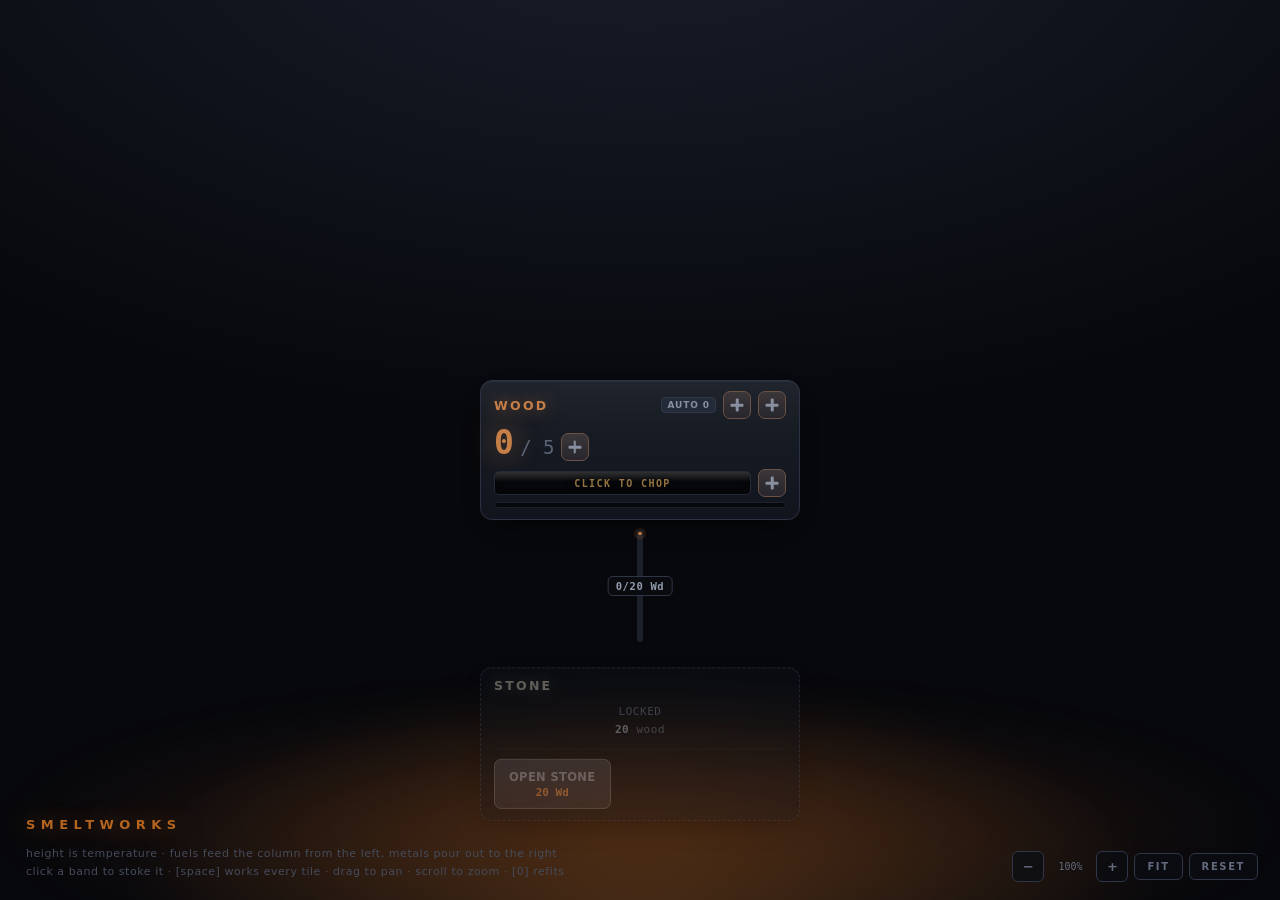
<file: v2.html>
<!DOCTYPE html>
<html lang="en">
<head>
<meta charset="utf-8">
<meta name="viewport" content="width=device-width,initial-scale=1">
<title>Smeltworks</title>
<style>
  :root {
    --bg: #07080c;
    --panel2: #1d222e;
    --panel3: #262c3b;
    --line: #2f3648;
    --line2: #3d465c;
    --text: #e6ebf5;
    --dim: #939bad;
    --dimmer: #626a7d;
    --ember: #ff9a3c;
    --ember-hot: #ffc76b;
    --ember-dim: #b3641f;
    --good: #6ee7a8;
    --bad: #ef6b6b;
    --font: 'Segoe UI', system-ui, -apple-system, sans-serif;
    --mono: 'Cascadia Mono', 'Consolas', monospace;

    /* the world is a fixed-size map — the camera scales it, not the viewport */
    --bar-w: 320px;
    --amt-size: 33px;
    --ut: 46px;
  }

  * { box-sizing: border-box; }

  html, body {
    margin: 0; height: 100%; overflow: hidden;
    background: var(--bg); color: var(--text);
    font-family: var(--font); font-size: 15px;
    user-select: none; -webkit-user-select: none;
  }

  /* ================= forge (the viewport) ================= */

  #forge {
    position: relative; width: 100%; height: 100%; overflow: hidden;
    cursor: grab; touch-action: none;
    background:
      radial-gradient(60% 40% at 50% 102%, rgba(255,154,60,.20), transparent 68%),
      radial-gradient(110% 80% at 50% -10%, #191e2b, var(--bg) 72%);
  }
  #forge.grabbing { cursor: grabbing; }
  #forge::after {
    content: ''; position: absolute; left: -20%; right: -20%; bottom: -12%; height: 40%;
    background: radial-gradient(closest-side, rgba(255,120,30,.18), transparent 72%);
    filter: blur(26px); animation: haze 7s ease-in-out infinite; pointer-events: none;
  }
  @keyframes haze {
    0%,100% { transform: scaleY(1) translateY(0); opacity: .75; }
    50%     { transform: scaleY(1.22) translateY(-10px); opacity: 1; }
  }

  /* ================= world (the pannable, zoomable map) ================= */

  /* No will-change here on purpose: promoting this to a compositor layer makes
     the browser rasterise it once and stretch that bitmap, which is what turns
     every label soft as soon as you zoom in. */
  #world {
    position: absolute; left: 0; top: 0;
    transform-origin: 0 0;
  }

  #embers { position: absolute; inset: 0; pointer-events: none; overflow: hidden; }
  .ember {
    position: absolute; bottom: -20px; border-radius: 50%;
    background: var(--ember); filter: blur(1px); animation: emberUp linear infinite;
  }
  @keyframes emberUp {
    0%   { transform: translate(0,0) scale(.5); opacity: 0; }
    12%  { opacity: .85; }
    70%  { opacity: .5; }
    100% { transform: translate(var(--drift), -104vh) scale(1.15); opacity: 0; }
  }

  #title {
    position: absolute; bottom: 68px; left: 26px; z-index: 3;
    font-size: 13px; letter-spacing: .42em; text-transform: uppercase;
    color: var(--dimmer); pointer-events: none;
  }
  #title b { color: var(--ember-dim); letter-spacing: .42em; text-shadow: 0 0 22px rgba(255,154,60,.45); }
  #hint {
    position: absolute; bottom: 18px; left: 26px; z-index: 3;
    max-width: min(560px, calc(100% - 320px));
    font-size: 11px; color: #454b5b; letter-spacing: .05em; line-height: 1.7;
    pointer-events: none;
  }
  @media (max-width: 720px) { #hint { display: none; } #title { bottom: 20px; } }

  #camui {
    position: absolute; bottom: 18px; right: 22px; z-index: 25;
    display: flex; gap: 6px; align-items: center;
  }
  #camui button {
    font-size: 10px; font-weight: 600; letter-spacing: .16em; text-transform: uppercase;
    background: rgba(10,13,19,.7); border: 1px solid var(--line); color: var(--dimmer);
    border-radius: 6px; padding: 7px 12px; cursor: pointer; font-family: var(--font);
    transition: all .13s;
  }
  #camui button:hover { border-color: var(--line2); color: var(--dim); }
  #camui .zbtn { width: 32px; padding: 7px 0; text-align: center; font-size: 13px; letter-spacing: 0; }
  #camui #zlevel {
    font-family: var(--mono); font-size: 10px; color: var(--dimmer);
    min-width: 40px; text-align: center;
  }
  #camui #btn-reset:hover { border-color: var(--bad); color: var(--bad); }

  /* ================= links ================= */

  #arc { position: absolute; inset: 0; width: 100%; height: 100%; pointer-events: none; z-index: 1; }
  .lbase { fill: none; stroke: #1c212c; stroke-width: 6; stroke-linecap: round; }
  /* the glow is a fat translucent stroke under the line, not a drop-shadow
     filter — a filter would rasterise the line itself and go soft on zoom */
  .lglow {
    fill: none; stroke: var(--lc); stroke-width: 12; stroke-linecap: round;
    opacity: .13; transition: stroke-dasharray .16s linear;
  }
  .lfill {
    fill: none; stroke: var(--lc); stroke-width: 3.5; stroke-linecap: round;
    transition: stroke-dasharray .16s linear;
  }
  .link.lit .lglow { stroke-width: 20; animation: glowPulse 1.25s ease-in-out infinite; }
  .link.lit .lfill { stroke-width: 5.5; animation: linkPulse 1.25s ease-in-out infinite; }
  @keyframes linkPulse { 0%,100% { opacity: .72; } 50% { opacity: 1; } }
  @keyframes glowPulse { 0%,100% { opacity: .20; } 50% { opacity: .42; } }
  /* a fuel line reads as a flow, not a requirement: dashed rail, thinner core */
  .link.feed .lbase { stroke-dasharray: 11 10; stroke-width: 5; }
  .link.feed .lfill { stroke-width: 3; }
  .link.done { opacity: .3; }
  .link.done .lfill { stroke-width: 2.5; }
  .link.done .lglow { opacity: 0; }
  .link.dormant { opacity: .34; }
  .link.dormant .lglow { opacity: 0; }

  #linklabels { position: absolute; inset: 0; pointer-events: none; z-index: 2; }
  .llabel {
    position: absolute; transform: translate(-50%, -50%);
    font-family: var(--mono); font-size: 10.5px; font-weight: 600; letter-spacing: .06em;
    padding: 3px 7px; border-radius: 5px; white-space: nowrap;
    background: rgba(9,11,16,.92); border: 1px solid var(--line); color: var(--dim);
    transition: opacity .2s;
  }
  .llabel.ready {
    color: #0c0f15; background: var(--lc); border-color: var(--lc);
    box-shadow: 0 0 18px -2px var(--lc); animation: linkPulse 1.25s ease-in-out infinite;
  }
  .llabel.gone { opacity: 0; }

  /* ================= ore tile ================= */

  .ore {
    position: absolute; z-index: 4;
    width: var(--bar-w); transform: translate(-50%, -50%);
    padding: 10px 13px 11px;
    border: 1px solid var(--line); border-radius: 12px;
    background:
      linear-gradient(180deg, rgba(255,255,255,.035), transparent 40%),
      linear-gradient(180deg, #1b2029, #14171f);
    box-shadow: 0 10px 26px -12px #000, inset 0 1px 0 rgba(255,255,255,.05);
    transition: border-color .18s, box-shadow .18s, transform .14s, opacity .25s;
  }
  .ore:not(.run) { opacity: .92; }
  .ore.run { z-index: 5; border-color: color-mix(in srgb, var(--ore) 70%, var(--line)); }
  .ore.locked { opacity: .55; background: #0e1117; border-style: dashed; }
  .ore.ready {
    opacity: .96; border-style: solid; border-color: var(--ore);
    box-shadow: 0 0 34px -10px var(--ore), 0 10px 26px -14px #000;
    animation: readyPulse 1.6s ease-in-out infinite;
  }
  @keyframes readyPulse {
    0%,100% { box-shadow: 0 0 40px -14px var(--ore), 0 14px 30px -14px #000; }
    50%     { box-shadow: 0 0 62px -6px  var(--ore), 0 14px 30px -14px #000; }
  }
  .ore.facility, .ore.work {
    background:
      linear-gradient(180deg, rgba(243,173,85,.12), transparent 45%),
      linear-gradient(180deg, #25201a, #161513);
  }
  .ore.facility.hot, .ore.work.hot {
    border-color: var(--ore);
    box-shadow: 0 0 32px -10px var(--ore), 0 12px 28px -14px #000;
  }
  .ore.facility .fill {
    background: linear-gradient(90deg, #48250f, #d96820 55%, #ffd26b);
  }
  /* Feedback is done with light, never with scale. Animating the transform of
     a tile re-rasterises everything inside it. */
  .ore.pop { animation: pop .40s ease-out; }
  @keyframes pop {
    0%   { box-shadow: 0 10px 26px -12px #000, inset 0 1px 0 rgba(255,255,255,.05); }
    26%  { box-shadow: 0 0 40px -6px var(--ore), 0 10px 26px -12px #000,
                       inset 0 1px 0 rgba(255,255,255,.30); }
    100% { box-shadow: 0 10px 26px -12px #000, inset 0 1px 0 rgba(255,255,255,.05); }
  }
  .ore.appear { animation: appear .55s cubic-bezier(.2,.9,.3,1); }
  @keyframes appear {
    0%   { opacity: 0; transform: translate(-50%,-50%) scale(.84); }
    55%  { opacity: 1; }
    100% { opacity: .92; transform: translate(-50%,-50%) scale(1); }
  }
  .ore.hit { animation: hit .34s ease-out; }
  @keyframes hit {
    0%   { box-shadow: 0 0 0 0 color-mix(in srgb, var(--ore) 60%, transparent),
                       0 10px 26px -12px #000; }
    100% { box-shadow: 0 0 0 14px transparent, 0 10px 26px -12px #000; }
  }

  .obody { cursor: pointer; }
  .obody:hover .ore-name { text-shadow: 0 0 22px var(--ore); }
  /* the furnace works this tile, so there is nothing here to press */
  .ore.passive .obody { cursor: inherit; }

  .ore-head { display: flex; align-items: center; gap: 7px; margin-bottom: 7px; }
  .ore-name {
    font-weight: 700; letter-spacing: .18em; text-transform: uppercase;
    color: var(--ore); font-size: 12.5px;
    text-shadow: 0 0 16px color-mix(in srgb, var(--ore) 55%, transparent);
  }
  .ore-tags { margin-left: auto; display: flex; gap: 5px; align-items: center; }
  .tag {
    font-size: 9px; font-weight: 600; letter-spacing: .1em;
    padding: 2px 5px; border-radius: 4px;
    background: #262d3c; color: var(--dim); border: 1px solid #333c4f;
  }
  .tag.on {
    background: rgba(110,231,168,.14); color: var(--good);
    border-color: rgba(110,231,168,.38); box-shadow: 0 0 12px -4px var(--good);
  }
  .tag.cold {
    background: rgba(95,120,160,.14); color: #7f93b4; border-color: rgba(95,120,160,.4);
  }

  .amt { display: flex; align-items: baseline; gap: 7px; margin-bottom: 8px; }
  .amt .cur {
    font-family: var(--mono); font-size: var(--amt-size); font-weight: 700;
    line-height: 1; letter-spacing: -.02em; color: var(--ore);
    text-shadow: 0 0 26px color-mix(in srgb, var(--ore) 60%, transparent);
  }
  .capgrp { display: inline-flex; align-items: center; gap: 6px; }
  .amt .capv { font-family: var(--mono); font-size: 19px; color: var(--dimmer); }
  .amt .rate {
    margin-left: auto; font-family: var(--mono); font-size: 12px;
    color: var(--good); text-shadow: 0 0 14px rgba(110,231,168,.45);
  }
  .amt .rate.neg { color: var(--dimmer); text-shadow: none; }

  .trackrow { display: flex; align-items: center; gap: 7px; }
  .trackrow .track { flex: 1 1 auto; min-width: 0; }
  .cur.tick { animation: tick .34s ease-out; }
  @keyframes tick {
    0%   { color: var(--ore); text-shadow: 0 0 26px color-mix(in srgb, var(--ore) 60%, transparent); }
    20%  { color: #fff;       text-shadow: 0 0 12px #fff, 0 0 38px var(--ore); }
    100% { color: var(--ore); text-shadow: 0 0 26px color-mix(in srgb, var(--ore) 60%, transparent); }
  }
  .ore.full .cur { color: var(--ember-hot); animation: fullPulse 1.1s ease-in-out infinite; }
  @keyframes fullPulse { 0%,100% { opacity: 1; } 50% { opacity: .55; } }

  .track {
    position: relative; height: 24px; border-radius: 5px;
    background: #06070a; border: 1px solid #262d3c; overflow: hidden;
    box-shadow: inset 0 2px 7px rgba(0,0,0,.85);
  }
  .fill {
    position: absolute; inset: 0 auto 0 0; width: 0%;
    background:
      linear-gradient(100deg,
        color-mix(in srgb, var(--ore) 30%, #000) 0%, var(--ore) 42%,
        color-mix(in srgb, var(--ore) 55%, #fff) 52%, var(--ore) 62%,
        color-mix(in srgb, var(--ore) 30%, #000) 100%);
    background-size: 260% 100%; animation: molten 3.4s linear infinite;
    box-shadow: 0 0 18px -3px var(--ore); transition: width .14s linear;
  }
  @keyframes molten { from { background-position: 160% 0; } to { background-position: -100% 0; } }
  .gloss {
    position: absolute; inset: 0 0 auto 0; height: 45%;
    background: linear-gradient(180deg, rgba(255,255,255,.20), transparent); pointer-events: none;
  }
  .tstatus {
    position: absolute; inset: 0; display: flex; align-items: center; justify-content: center;
    font-family: var(--mono); font-size: 10px; font-weight: 700; letter-spacing: .14em;
    color: rgba(255,255,255,.92); text-shadow: 0 1px 5px #000, 0 0 12px #000;
    pointer-events: none; opacity: .62; transition: opacity .2s;
  }
  .obody:hover .tstatus, .ore.run .tstatus { opacity: 1; }
  .tstatus.go { color: var(--ember-hot); animation: fullPulse 1.3s ease-in-out infinite; }
  .tstatus.cold { color: #8fa6c8; }

  .cycbar {
    height: 6px; margin-top: 5px; border-radius: 3px; overflow: hidden;
    background: #06070a; border: 1px solid #1f2532;
  }
  .cyc {
    height: 100%; width: 0%;
    background: linear-gradient(90deg, var(--ember-dim), var(--ember-hot));
    box-shadow: 0 0 10px var(--ember);
    opacity: 0; transition: opacity .2s;
  }
  .cyc.on { opacity: 1; }
  .cyc.burn {
    background: linear-gradient(90deg, #d96820, #fff0c0);
    box-shadow: 0 0 14px var(--ember-hot);
  }
  .cyc.cool { background: linear-gradient(90deg, #2b3546, #55627d); box-shadow: none; }

  .lockmsg {
    font-family: var(--mono); font-size: 11px; color: var(--dimmer);
    text-align: center; letter-spacing: .05em; line-height: 1.65; padding: 3px 0 1px;
  }
  .lockmsg b { color: var(--dim); font-weight: 600; }
  .lockmsg i { color: var(--ember-hot); font-style: normal; }

  .float {
    position: absolute; z-index: 30; pointer-events: none;
    font-family: var(--mono); font-size: 22px; font-weight: 700;
    text-shadow: 0 0 20px currentColor, 0 2px 6px #000;
    animation: rise 1.05s cubic-bezier(.2,.7,.3,1) forwards;
  }
  @keyframes rise {
    0%   { opacity: 0; transform: translate(-50%, 6px)   scale(.7); }
    18%  { opacity: 1; transform: translate(-50%, -6px)  scale(1.14); }
    100% { opacity: 0; transform: translate(-50%, -74px) scale(1); }
  }

  /* ================= the furnace column ================= */

  #col {
    position: absolute; z-index: 3;
    transform: translateX(-50%);
    border: 1px solid var(--line); border-radius: 16px;
    background: linear-gradient(180deg, #141822, #090b10);
    box-shadow: inset 0 0 60px rgba(0,0,0,.9), 0 16px 46px -20px #000;
  }
  #col.built { border-color: #4a3a28; }
  #colinner { position: absolute; inset: 4px; border-radius: 12px; overflow: hidden; }

  #heatfill {
    position: absolute; left: 0; right: 0; bottom: 0; height: 0%;
    background: linear-gradient(0deg, #5c2205, #b8500f 30%, #e87c1c 65%, #ffb347 90%, #ffe6b0);
    box-shadow: 0 0 50px 10px rgba(255,140,40,.40);
    transition: height .16s linear;
  }
  #heatfill::after {
    content: ''; position: absolute; left: 0; right: 0; top: -3px; height: 6px;
    background: #fff3d0; filter: blur(3px); opacity: .9;
  }
  #heatglow {
    position: absolute; left: 0; right: 0; bottom: 0; height: 0%;
    background: linear-gradient(0deg, transparent, rgba(255,180,90,.16));
    pointer-events: none; transition: height .16s linear;
  }

  .band {
    position: absolute; left: 0; right: 0; z-index: 2;
    display: flex; align-items: center; justify-content: center;
    border-top: 1px dashed rgba(255,255,255,.16);
  }
  .band.bottom { border-top: none; }
  .band.built { border-top-style: solid; border-top-color: rgba(255,214,150,.42); }
  .band.built { cursor: pointer; }
  .band.locked { background: repeating-linear-gradient(135deg,
      rgba(255,255,255,.022) 0 9px, transparent 9px 18px); }
  .bandinfo {
    width: calc(100% - 14px); padding: 8px 6px 9px; border-radius: 9px;
    background: rgba(6,8,12,.80);
    -webkit-backdrop-filter: blur(3px); backdrop-filter: blur(3px);
    border: 1px solid rgba(255,255,255,.07);
    text-align: center; pointer-events: none;
  }
  .band.built:hover .bandinfo { border-color: color-mix(in srgb, var(--bc) 55%, transparent); }
  .bandname {
    font-size: 10.5px; font-weight: 800; letter-spacing: .2em; text-transform: uppercase;
    color: var(--bc); text-shadow: 0 0 16px color-mix(in srgb, var(--bc) 60%, transparent);
  }
  .bandrange {
    font-family: var(--mono); font-size: 10px; color: var(--dimmer); margin-top: 3px;
  }
  .bandstat {
    font-family: var(--mono); font-size: 10px; font-weight: 700; letter-spacing: .07em;
    margin-top: 6px; color: var(--dim); line-height: 1.4;
  }
  .bandstat.go { color: var(--ember-hot); animation: fullPulse 1.3s ease-in-out infinite; }
  .bandstat.cold { color: #8fa6c8; }
  .bandbuild { margin-top: 8px; pointer-events: auto; display: flex; justify-content: center; }
  .bandbuild:empty { display: none; }

  #ticks { position: absolute; left: 100%; top: 0; bottom: 0; width: 0; z-index: 4; }
  .tk { position: absolute; left: 0; height: 0; }
  .tk::before {
    content: ''; position: absolute; left: -26px; top: -1px; width: 34px; height: 2px;
    background: var(--tc); opacity: .40; border-radius: 2px;
  }
  .tk .tklab {
    position: absolute; left: 14px; top: 50%; transform: translateY(-50%);
    font-family: var(--mono); font-size: 10.5px; font-weight: 700; white-space: nowrap;
    color: var(--tc); opacity: .5; padding: 2px 6px; border-radius: 5px;
    background: rgba(9,11,16,.9); border: 1px solid rgba(255,255,255,.07);
  }
  .tk.hot::before { opacity: 1; box-shadow: 0 0 12px var(--tc); }
  .tk.hot .tklab { opacity: 1; border-color: color-mix(in srgb, var(--tc) 50%, transparent);
                   box-shadow: 0 0 16px -6px var(--tc); }

  /* ========== upgrades ========== */

  .ustrip {
    display: flex; flex-wrap: wrap; gap: 4px;
    margin-top: 9px; padding-top: 9px;
    border-top: 1px solid rgba(255,255,255,.06);
  }
  .ustrip.col { flex-direction: column; flex-wrap: nowrap; gap: 5px; }

  .uslot { display: inline-flex; align-items: center; flex: none; }

  .utext {
    --uc: var(--line2);
    position: relative; display: block; width: 100%;
    padding: 8px 12px; margin: 0;
    border: 1px solid color-mix(in srgb, var(--uc) 42%, var(--line));
    border-radius: 8px;
    background:
      linear-gradient(180deg,
        color-mix(in srgb, var(--uc) 15%, var(--panel3)),
        color-mix(in srgb, var(--uc) 7%,  var(--panel2)));
    text-align: left; font-family: var(--mono);
    font-size: 11px; letter-spacing: .04em; line-height: 1.2;
    color: var(--dim); cursor: pointer;
    transition: border-color .13s, box-shadow .13s, color .13s, opacity .13s, transform .1s;
  }
  .ulabel { position: relative; z-index: 2; }
  .utext.can {
    border-color: var(--uc); color: color-mix(in srgb, var(--uc) 78%, #fff);
    box-shadow: 0 0 15px -3px var(--uc), inset 0 0 14px -9px var(--uc);
  }
  .utext:hover:not(.max) {
    border-color: var(--uc); color: color-mix(in srgb, var(--uc) 78%, #fff);
    box-shadow: 0 0 20px -4px var(--uc);
  }
  .utext:active:not(.max) { transform: scale(.985); }
  .utext.gated { opacity: .45; }
  .utext.max { opacity: .35; cursor: default; border-style: dashed; }

  .ubtn {
    --uc: var(--line2);
    position: relative; flex: none;
    width: 28px; height: 28px; padding: 0;
    border: 1px solid color-mix(in srgb, var(--uc) 42%, var(--line));
    border-radius: 7px;
    background:
      linear-gradient(180deg,
        color-mix(in srgb, var(--uc) 15%, var(--panel3)),
        color-mix(in srgb, var(--uc) 7%,  var(--panel2)));
    color: var(--dim); cursor: pointer; font-family: var(--font);
    transition: border-color .13s, box-shadow .13s, color .13s, opacity .13s, transform .1s;
  }
  /* two bars rather than a glyph: a typed "+" sits off-centre in its em box */
  .uplus { position: absolute; inset: 0; z-index: 2; }
  .uplus::before, .uplus::after {
    content: ''; position: absolute; left: 50%; top: 50%;
    background: currentColor; border-radius: 1px;
    transform: translate(-50%, -50%);
  }
  .uplus::before { width: 13px; height: 2.5px; }
  .uplus::after  { width: 2.5px; height: 13px; }

  .uring { position: absolute; inset: 0; width: 100%; height: 100%; overflow: visible;
           pointer-events: none; z-index: 3; }
  /* No stroke-dasharray here: a CSS rule outranks a presentation attribute. The
     dash is set as an inline style instead. Butt caps, not round. */
  .uringbar {
    fill: none; stroke: var(--uc); stroke-width: 2; stroke-linecap: butt;
    transition: stroke-dasharray .18s linear;
  }
  .ubtn.can .uringbar { stroke-width: 2.5; }

  .ubtn.can {
    border-color: var(--uc);
    color: color-mix(in srgb, var(--uc) 72%, #fff);
    box-shadow: 0 0 15px -3px var(--uc), inset 0 0 12px -8px var(--uc);
  }
  .ubtn:hover:not(.max) {
    border-color: var(--uc); color: color-mix(in srgb, var(--uc) 72%, #fff);
    box-shadow: 0 0 20px -4px var(--uc);
  }
  .ubtn:active:not(.max) { transform: scale(.9); }
  .ubtn.gated { opacity: .45; }
  .ubtn.max { opacity: .3; cursor: default; border-style: dashed; }
  .ubtn.max .uringbar, .utext.max .uringbar { display: none; }

  .utile {
    --uc: var(--line2);
    position: relative; flex: none;
    width: var(--ut); min-height: 50px; padding: 4px 3px 3px;
    border: 1px solid color-mix(in srgb, var(--uc) 45%, var(--line));
    border-radius: 7px;
    background:
      linear-gradient(180deg,
        color-mix(in srgb, var(--uc) 15%, var(--panel3)),
        color-mix(in srgb, var(--uc) 7%,  var(--panel2)));
    color: var(--dim); cursor: pointer; font-family: var(--font);
    display: flex; flex-direction: column; align-items: center; justify-content: center; gap: 3px;
    transition: border-color .13s, transform .1s, box-shadow .13s, color .13s, opacity .13s;
  }
  .utile.wide { width: auto; padding: 6px 14px 5px; }
  .utile.tight { padding: 5px 8px 4px; }
  .usym {
    position: relative; z-index: 2;
    font-size: 11.5px; font-weight: 800; letter-spacing: .03em; line-height: 1;
  }
  .utile.tight .usym { font-size: 10px; letter-spacing: .06em; }
  .ucost {
    position: relative; z-index: 2;
    font-family: var(--mono); font-size: 10.5px; font-weight: 700; line-height: 1;
    color: var(--pricec, var(--dimmer)); white-space: nowrap;
  }
  .utile.wide .ucost { font-size: 11px; display: flex; gap: 8px; }
  .utile.tight .ucost { font-size: 9.5px; gap: 6px; }

  .uprog { position: absolute; inset: 0; pointer-events: none; z-index: 3; }
  .uprog::before, .uprog::after {
    content: ''; position: absolute; left: 0; height: 2px; width: var(--p, 0%);
    background: var(--uc); box-shadow: 0 0 7px var(--uc);
    border-radius: 2px; transition: width .18s linear;
  }
  .uprog::before { top: -1px; }
  .uprog::after  { bottom: -1px; }

  .utile.can {
    border-color: var(--uc);
    color: color-mix(in srgb, var(--uc) 70%, #fff);
    box-shadow: 0 0 15px -3px var(--uc);
  }
  .utile.gated { opacity: .5; }
  .utile:hover:not(.max):not(.owned) {
    transform: translateY(-2px);
    border-color: var(--uc); color: color-mix(in srgb, var(--uc) 70%, #fff);
    box-shadow: 0 8px 16px -8px #000, 0 0 20px -5px var(--uc);
  }
  .utile:active:not(.max):not(.owned) { transform: translateY(0) scale(.94); }
  .utile.max { opacity: .38; cursor: default; border-style: dashed; }

  /* shared hover card, parked in the viewport */
  #upop {
    position: absolute; z-index: 40; width: 300px; pointer-events: none;
    padding: 15px 17px; border-radius: 12px;
    background: rgba(9,12,18,.975);
    -webkit-backdrop-filter: blur(10px); backdrop-filter: blur(10px);
    border: 1px solid var(--line2); box-shadow: 0 22px 50px -18px #000;
    opacity: 0; transition: opacity .12s;
  }
  #upop.show { opacity: 1; }
  #upop .pt { font-size: 18px; font-weight: 700; letter-spacing: .01em; line-height: 1.25; }
  #upop .pe { font-size: 15.5px; color: var(--text); margin-top: 9px; line-height: 1.5; }
  #upop .pe em { color: var(--ember); font-style: normal; font-weight: 700; }
  #upop .pe b { color: var(--ember-hot); font-weight: 700; }
  #upop .pd { font-size: 13.5px; color: var(--dim); margin-top: 9px; line-height: 1.45; }
  #upop .pc { display: flex; flex-wrap: wrap; gap: 7px; margin-top: 13px; font-family: var(--mono); font-size: 14px; }
  #upop .pc span {
    padding: 5px 10px; border-radius: 6px; border: 1px solid transparent;
    display: inline-flex; align-items: center; gap: 7px; font-weight: 600;
  }
  #upop .pc span::before {
    content: ''; width: 8px; height: 8px; border-radius: 50%;
    background: var(--c); box-shadow: 0 0 7px var(--c);
  }
  #upop .pc span.ok    { color: var(--text); background: #10141c; border-color: var(--line); }
  #upop .pc span.short { color: var(--bad); background: rgba(239,107,107,.10); border-color: rgba(239,107,107,.32); }
</style>
</head>
<body>
<div id="forge">
  <div id="embers"></div>
  <div id="world">
    <svg id="arc"></svg>
    <div id="linklabels"></div>
  </div>
  <div id="title"><b>SMELTWORKS</b></div>
  <div id="hint">
    height is temperature &middot; fuels feed the column from the left, metals pour out to the right<br>
    click a band to stoke it &middot; [space] works every tile &middot; drag to pan &middot; scroll to zoom &middot; [0] refits
  </div>
  <div id="camui">
    <button class="zbtn" id="cam-out" title="zoom out">&minus;</button>
    <span id="zlevel">100%</span>
    <button class="zbtn" id="cam-in" title="zoom in">+</button>
    <button id="cam-fit">fit</button>
    <button id="btn-reset">reset</button>
  </div>
  <div id="upop"></div>
</div>

<script>
'use strict';

/* =========================================================================
   THE COLUMN
        ^  240°  coal band
        |  160°  charcoal band
        |  100°  wood band
        |    0°
   Height IS temperature. Fuels enter on the left at the height they can
   reach; metals pour out on the right at the height they melt.
   ========================================================================= */

const BASE_CAP   = 5;
const HEAT_MAX   = 240;          // the top of the column, in degrees
const STOKE_CD   = 2.5;          // one shared cooldown for the whole furnace
const STOKE_FUEL = 5;            // units of fuel one stoke burns
const IDLE_COOL  = 0.55;         // degrees per second lost doing nothing
const METAL_DRAIN= 0.45;         // extra degrees per second, per pouring metal
const KILN_RATIO = 4;            // wood per charcoal

const BELLOWS_STEP = 1.20;       // heat per stoke, per level
const LINING_STEP  = 0.70;       // all heat loss, per level
const OVER_STEP    = 0.85;       // cycle time, per level

/* ---- the bands, bottom to top. A fourth is one more row. ---- */
const BANDS = [
  { id:'wood',     fuel:'wood',     lo:0,   hi:100, gain:25, cost:null },
  { id:'charcoal', fuel:'charcoal', lo:100, hi:160, gain:35, cost:{ iron:40,    stone:150 } },
  { id:'coal',     fuel:'coal',     lo:160, hi:240, gain:50, cost:{ mithril:40, iron:300 } },
];
const BAND_BY = {};
BANDS.forEach((b, i) => { b.idx = i; BAND_BY[b.id] = b; });

/* ---- the metals that pour out of the column ---- */
const METALS = [
  { id:'iron',       thr:0,   srate:0.80, input:null },
  { id:'mithril',    thr:120, srate:0.35, input:{ res:'iron',    per:2 } },
  { id:'adamantite', thr:200, srate:0.15, input:{ res:'mithril', per:2 } },
];
const METAL_BY = {};
METALS.forEach(m => METAL_BY[m.id] = m);

/* ---- the Great Work, four stages ---- */
const STAGES = [
  { name:'Foundation', verb:'LAY THE FOUNDATION', cost:{ stone:2000, iron:500 } },
  { name:'Frame',      verb:'RAISE THE FRAME',    cost:{ iron:2000, mithril:300 } },
  { name:'Crown',      verb:'SET THE CROWN',      cost:{ mithril:1500, adamantite:200 } },
  { name:'Ignition',   verb:'LIGHT IT',           cost:{ adamantite:1000 } },
];

/* ---- every tile on the board ---- */
const TILES = [
  { id:'wood',       name:'Wood',       sym:'Wd', color:'#d68a4c', kind:'click',
    unit:'logs',   verb:'CHOP',   yield:1, time:1800, unlock:null,
    pos:{ x:20, y:78 } },
  { id:'stone',      name:'Stone',      sym:'St', color:'#a9a49b', kind:'click',
    unit:'blocks', verb:'QUARRY', yield:1, time:2600, unlock:{ wood:20 },
    pos:{ x:20, y:92 } },
  { id:'charcoal',   name:'Charcoal',   sym:'Ch', color:'#9b8f80', kind:'click',
    unit:'lumps',  verb:'KILN',   yield:1, time:3000, unlock:{ iron:15, stone:50 },
    input:{ res:'wood', per:KILN_RATIO }, needsFurnace:true,
    pos:{ x:20, y:56 } },
  { id:'coal',       name:'Coal',       sym:'Co', color:'#7f8ea6', kind:'click',
    unit:'lumps',  verb:'MINE',   yield:1, time:3000, unlock:{ iron:60, stone:200 },
    needsFurnace:true,
    pos:{ x:20, y:34 } },

  { id:'furnace',    name:'Furnace',    sym:'Fu', color:'#f3ad55', kind:'facility',
    unlock:{ stone:20 },
    pos:{ x:50, y:94 } },

  { id:'iron',       name:'Iron',       sym:'Fe', color:'#c3d2e6', kind:'metal',
    unit:'ingots', yield:1, unlock:{ stone:40 }, needsFurnace:true,
    pos:{ x:80, y:78 } },
  { id:'mithril',    name:'Mithril',    sym:'Mi', color:'#5fd8e6', kind:'metal',
    unit:'ingots', yield:1, unlock:{ iron:120, stone:500 }, needsFurnace:true,
    pos:{ x:80, y:56 } },
  { id:'adamantite', name:'Adamantite', sym:'Ad', color:'#f0637f', kind:'metal',
    unit:'ingots', yield:1, unlock:{ mithril:180, iron:900, stone:4000 }, needsFurnace:true,
    pos:{ x:80, y:34 } },

  { id:'greatwork',  name:'Great Work', sym:'GW', color:'#f3d585', kind:'work',
    pos:{ x:80, y:10 } },
];
TILES.forEach(d => { if (d.kind === 'click' || d.kind === 'metal') d.cap = BASE_CAP; });

const BY_ID = {};
TILES.forEach(d => BY_ID[d.id] = d);
TILES.forEach(d => { const m = METAL_BY[d.id]; if (m) Object.assign(d, { thr:m.thr, srate:m.srate, input:m.input }); });

/* the next tier up — where automation's later levels are paid from */
function aboveOf(id) {
  return ({ wood:'stone', stone:'iron', charcoal:'iron', coal:'iron',
            iron:'mithril', mithril:'adamantite', adamantite:'adamantite' })[id] || id;
}

/* The map is a fixed logical size — the camera scales it into the viewport. */
const WORLD = { w: 1500, h: 2100 };
const COL   = { x: 50, top: 22, bottom: 88, w: 170 };   // x/top/bottom in % of world

/* the whole point of the layout: y on the map IS a temperature */
function heatAtPos(ypct) { return (COL.bottom - ypct) / (COL.bottom - COL.top) * HEAT_MAX; }
function posAtHeat(heat) { return COL.bottom - (heat / HEAT_MAX) * (COL.bottom - COL.top); }
function colX() { return COL.x / 100 * WORLD.w; }
function colYAt(heat) { return posAtHeat(heat) / 100 * WORLD.h; }

function slotPos(id) { return BY_ID[id].pos; }

/* =========================================================================
   UPGRADE DEFINITIONS

   Every upgrade costs exactly ONE resource. Storage, Haul and Overdrive are
   paid in the tile's own stock. Automation starts on the tile's own stock for
   two levels, then moves up to the tier above.
   ========================================================================= */

const CAP_GROWTH   = Math.pow(4, 1/3);   // 5 -> 8 -> 13 -> 20
const YIELD_GROWTH = 1.40;
const AUTO_RATE    = 0.15;               // units per second, per automation level
const AUTO_SELF_COSTS = [5, 10];

const U_CAP = { key:'cap', sym:'CAP', slot:'cap', name:'Storage', base:3, mult:1.50, max:30,
  eff: (o,l) => `Holds <em>&times;1.59</em> more &rarr; <b>${fmt(capOf(o, l+1))}</b> ${BY_ID[o].unit}.`,
  tip: 'Paid in this tile’s own stock. Three levels take it from 5 to 20.' };

const U_OUT = { key:'yield', sym:'OUT', slot:'out', name:'Bigger Haul', base:5, mult:1.70, max:30,
  eff: (o,l) => {
    const d = BY_ID[o];
    if (d.kind === 'metal')
      return `Every pour gives <em>&times;1.4</em> &rarr; <b>${fmt(metalRateAt(o, l+1, HEAT_MAX))}</b>/s at ` +
             `<b>${HEAT_MAX}&deg;</b>.` + (d.input
               ? `<br>It eats <b>${d.input.per}&times;</b> as much ${BY_ID[d.input.res].name} to do it.` : '');
    return `Each cycle gives <em>&times;1.4</em> &rarr; <b>${fmt(yieldOf(o, l+1))}</b>.` +
      (S.ores[o].lvl.auto > 0
        ? `<br>Automation rises with it, to <b>${fmt(autoRateAt(o, null, l+1))}</b>/s.`
        : `<br>It will lift Automation too, once you buy some.`);
  },
  tip: 'Paid in this tile’s own stock. Lifts everything this tile produces.' };

const U_OVR = { key:'over', sym:'OVR', slot:'ovr', name:'Overdrive', base:8, mult:1.65, max:12,
  eff: (o,l) => `Each hand cycle runs <em>&times;0.85</em> shorter: ` +
                `<em>${(timeAt(o,l)/1000).toFixed(2)}s</em> &rarr; <b>${(timeAt(o,l+1)/1000).toFixed(2)}s</b>.`,
  tip: 'Paid in this tile’s own stock. Only ever touches the cycle you click — ' +
       'Automation has no cycle to shorten.' };

const U_AUT = { key:'auto', sym:'AUT', slot:'aut', name:'Automation',
  base:5, mult:1.80, max:20, above:true,
  eff: (o,l) => `Works this tile on its own: <b>${fmt(autoRateAt(o, l+1))}</b>/s.` +
    (BY_ID[o].input
      ? `<br>It keeps eating <b>${BY_ID[o].input.per}</b> ${BY_ID[BY_ID[o].input.res].name} per unit, ` +
        `and stalls the moment that runs dry.` : '') +
    `<br>Every tile runs at once, and hand cycles stack on top.`,
  tip: '' };

const CLICK_UPGRADES = [U_CAP, U_OUT, U_OVR, U_AUT];
const METAL_UPGRADES = [U_CAP, U_OUT];

/* ---- the furnace's own three, paid in metal: iron buys machinery,
        mithril holds heat ---- */
const BELLOWS = { key:'bellows', name:'Bellows', max:5, pay:'iron',
  cost: l => ({ iron: Math.floor(20 * Math.pow(1.8, l)) }),
  label: l => l >= 5 ? 'Bellows: draught at maximum'
                     : `Bellows: ×${Math.pow(BELLOWS_STEP, l+1).toFixed(2)} heat per stoke`,
  eff: l => `Every stoke delivers <em>&times;1.2</em> more. A wood stoke goes ` +
            `<em>${fmt(BANDS[0].gain * Math.pow(BELLOWS_STEP, l))}&deg;</em> &rarr; ` +
            `<b>${fmt(BANDS[0].gain * Math.pow(BELLOWS_STEP, l+1))}&deg;</b>, coal ` +
            `<b>${fmt(BANDS[2].gain * Math.pow(BELLOWS_STEP, l+1))}&deg;</b>.`,
  tip: 'Paid in Iron. Fewer stokes to reach the same height — it never raises the ceiling, only the step.' };

const HOPPER = { key:'hopper', name:'Hopper', max:3, pay:'iron',
  cost: l => ({ iron: [30, 90, 270][l] }),
  label: l => l >= 3 ? 'Hopper: feeding wood, charcoal and coal'
                     : `Hopper: auto-stoke with ${['wood', 'wood + charcoal', 'wood, charcoal + coal'][l]}`,
  eff: l => `Feeds the furnace on its own whenever it is more than <b>10&deg;</b> below the ` +
            `ceiling, using the hottest fuel it is allowed and has in stock: ` +
            `<b>${['wood', 'wood and charcoal', 'wood, charcoal and coal'][l]}</b>.`,
  tip: 'Paid in Iron. It burns the same 5 units a hand stoke does, so keep the fuel coming.' };

const LINING = { key:'lining', name:'Lining', max:3, pay:'mithril',
  cost: l => ({ mithril: Math.floor(20 * Math.pow(2, l)) }),
  label: l => l >= 3 ? 'Lining: heat loss at minimum'
                     : `Lining: ×0.7 all heat loss`,
  eff: l => `All heat loss <em>&times;0.7</em>: idle cooling ` +
            `<em>${(IDLE_COOL * Math.pow(LINING_STEP, l)).toFixed(2)}&deg;/s</em> &rarr; ` +
            `<b>${(IDLE_COOL * Math.pow(LINING_STEP, l+1)).toFixed(2)}&deg;/s</b>, and each pouring metal ` +
            `drains <b>${(METAL_DRAIN * Math.pow(LINING_STEP, l+1)).toFixed(2)}&deg;/s</b> instead.`,
  tip: 'Paid in Mithril. Holding heat is what mithril is for.' };

const FURNACE_UPGRADES = [BELLOWS, HOPPER, LINING];

/* =========================================================================
   STATE
   ========================================================================= */

const SAVE_KEY = 'smeltworks.save.v3';

let S;

function freshOre(def) {
  return {
    unlocked: def.id === 'wood',
    amount: 0,
    heat: 0,
    cd: 0,                                   // shared stoke cooldown (furnace)
    bands: { wood:true, charcoal:false, coal:false },
    stage: 0,                                // great work
    lvl: { cap:0, yield:0, over:0, auto:0, bellows:0, hopper:0, lining:0 },
    progress: 0,
    running: false,
    lifetime: 0,
  };
}

function freshState() {
  const ores = {};
  TILES.forEach(d => ores[d.id] = freshOre(d));
  return { ores, cam: null };
}

function load() {
  try {
    const raw = localStorage.getItem(SAVE_KEY);
    if (!raw) return freshState();
    const s = JSON.parse(raw);
    const base = freshState();
    if (!s || typeof s !== 'object' || !s.ores) return base;
    TILES.forEach(d => {
      const o = s.ores[d.id];
      if (!o || typeof o !== 'object') return;
      const t = base.ores[d.id];
      t.unlocked = !!o.unlocked || d.id === 'wood';
      t.lifetime = Number(o.lifetime) || 0;
      Object.keys(t.lvl).forEach(k => t.lvl[k] = Math.max(0, Number(o.lvl && o.lvl[k]) || 0));
      if (d.kind === 'facility') {
        BANDS.forEach(b => t.bands[b.id] = b.cost ? !!(o.bands && o.bands[b.id]) : true);
        t.heat = Math.max(0, Math.min(HEAT_MAX, Number(o.heat) || 0));
        t.cd   = Math.max(0, Math.min(STOKE_CD, Number(o.cd) || 0));
      } else if (d.kind === 'work') {
        t.stage = Math.max(0, Math.min(STAGES.length, Number(o.stage) || 0));
      } else {
        // levels first: a save written under older balance numbers must not
        // carry holdings above the capacity those levels actually grant
        const cap = Math.round(d.cap * Math.pow(CAP_GROWTH, t.lvl.cap));
        t.amount = Math.max(0, Math.min(Number(o.amount) || 0, cap));
      }
    });
    if (s.cam && Number.isFinite(s.cam.z)) {
      base.cam = { x: Number(s.cam.x) || 0, y: Number(s.cam.y) || 0, z: clampZoom(s.cam.z) };
    }
    return base;
  } catch (e) {
    return freshState();
  }
}

function save() {
  const slim = { ores: {}, cam: { x: cam.x, y: cam.y, z: cam.z } };
  TILES.forEach(d => {
    const o = S.ores[d.id];
    slim.ores[d.id] = { unlocked:o.unlocked, amount:o.amount, heat:o.heat, cd:o.cd,
                        bands:o.bands, stage:o.stage, lvl:o.lvl, lifetime:o.lifetime };
  });
  // storage can be unavailable (private mode, file:// restrictions, quota) —
  // the game must stay playable, just without persistence
  try { localStorage.setItem(SAVE_KEY, JSON.stringify(slim)); } catch (e) { /* no save */ }
}

/* =========================================================================
   DERIVED STATS
   ========================================================================= */

function capOf(id, lvl) {
  const d = BY_ID[id];
  if (!d.cap) return Infinity;
  lvl = lvl ?? S.ores[id].lvl.cap;
  return Math.round(d.cap * Math.pow(CAP_GROWTH, lvl));
}
function yieldOf(id, lvl) {
  const d = BY_ID[id];
  lvl = lvl ?? S.ores[id].lvl.yield;
  return (d.yield || 1) * Math.pow(YIELD_GROWTH, lvl);
}
function timeAt(id, lvl) { return BY_ID[id].time * Math.pow(OVER_STEP, lvl); }
function timeOf(id)      { return timeAt(id, S.ores[id].lvl.over); }

function autoRateAt(id, autoLvl, yieldLvl) {
  if (BY_ID[id].kind !== 'click') return 0;
  const o = S.ores[id];
  const a = autoLvl  ?? o.lvl.auto;
  const y = yieldLvl ?? o.lvl.yield;
  if (a <= 0) return 0;
  return yieldOf(id, y) * AUTO_RATE * a;
}
function autoRate(id) { return autoRateAt(id); }

function heldOf(id) { return S.ores[id].unlocked ? Math.floor(S.ores[id].amount) : 0; }

/* ---- the furnace ---- */
function furnaceBuilt() { return S.ores.furnace.unlocked; }
function bandBuilt(bid) { return bid === 'wood' ? furnaceBuilt() : !!S.ores.furnace.bands[bid]; }
function heatOf()       { return furnaceBuilt() ? S.ores.furnace.heat : 0; }
function hasHeat()      { return heatOf() > 0; }

/* the top of the highest band actually built */
function ceilingHeat() {
  let c = 0;
  BANDS.forEach(b => { if (bandBuilt(b.id)) c = Math.max(c, b.hi); });
  return c;
}
function bellowsMult() { return Math.pow(BELLOWS_STEP, S.ores.furnace.lvl.bellows); }
function liningMult()  { return Math.pow(LINING_STEP,  S.ores.furnace.lvl.lining); }
function stokeGain(b)  { return b.gain * bellowsMult(); }

/* how much a stoke of this band would actually deliver, capped by both the
   fuel's own ceiling and the tallest band built */
function stokeReach(b) {
  const top = Math.min(b.hi, ceilingHeat());
  return Math.max(0, Math.min(top, heatOf() + stokeGain(b)) - heatOf());
}

function heatLoss(pouring) {
  return (IDLE_COOL + METAL_DRAIN * (pouring ?? pourCount)) * liningMult();
}

function canStoke(bid) {
  const b = BAND_BY[bid];
  if (!b || !bandBuilt(bid)) return false;
  if (S.ores.furnace.cd > 0) return false;
  if (stokeReach(b) <= 1e-9) return false;              // nothing left to give
  return heldOf(b.fuel) >= STOKE_FUEL;
}

/* ---- the metals ---- */
function metalRateAt(id, yieldLvl, heat) {
  const d = BY_ID[id];
  if (d.kind !== 'metal') return 0;
  return yieldOf(id, yieldLvl) * d.srate * ((heat ?? heatOf()) / 100);
}
function metalRate(id) { return metalRateAt(id); }

function metalBlocked(id) {
  const d = BY_ID[id];
  if (!furnaceBuilt()) return 'NEEDS A FURNACE';
  const h = heatOf();
  if (h <= 0) return 'FURNACE COLD · STOKE IT';
  if (h < d.thr) return `NEEDS ${d.thr}°`;
  if (d.input && S.ores[d.input.res].amount <= 0) return `NEEDS ${BY_ID[d.input.res].name.toUpperCase()}`;
  return null;
}

function totalRate(id) {
  const d = BY_ID[id];
  if (d.kind === 'metal') return metalBlocked(id) ? 0 : metalRate(id);
  return autoRate(id);
}

/* ---- reveal: only the next step of the ladder is on the board ---- */
function isRevealed(id) {
  const o = S.ores[id], d = BY_ID[id];
  if (d.kind === 'work') return S.ores.iron.unlocked;
  if (o.unlocked) return true;
  if (d.needsFurnace && !furnaceBuilt()) return false;
  if (!d.unlock) return true;
  return Object.keys(d.unlock).every(k => S.ores[k].unlocked);
}
/* a band shows its BUILD control once everything it wants is itself open */
function bandRevealed(b) {
  if (!b.cost) return furnaceBuilt();
  return bandBuilt(b.id) || Object.keys(b.cost).every(k => S.ores[k].unlocked);
}

function costProgress(cost) {
  let p = 1;
  for (const k in cost) p = Math.min(p, heldOf(k) / cost[k]);
  return Math.max(0, Math.min(1, p));
}
function unlockProgress(id) {
  const d = BY_ID[id];
  return d.unlock ? costProgress(d.unlock) : 1;
}

function payOre(id, def, lvl) {
  if (def.pay) return def.pay;
  if (!def.above) return id;
  if (lvl !== undefined && lvl < AUTO_SELF_COSTS.length) return id;
  return aboveOf(id);
}

function costOf(id, def, lvl) {
  if (def.cost) return def.cost(lvl);                    // furnace upgrades price themselves
  if (def.above && lvl < AUTO_SELF_COSTS.length) return { [id]: AUTO_SELF_COSTS[lvl] };
  // automation's curve restarts once it moves up a tier, so level 3 is cheap
  // again in the new — scarcer — currency
  const step = def.above ? lvl - AUTO_SELF_COSTS.length : lvl;
  const n = Math.max(1, Math.floor(def.base * Math.pow(def.mult, step)));
  return { [payOre(id, def, lvl)]: n };
}

function canPay(cost) {
  return Object.keys(cost).every(k => S.ores[k].unlocked && Math.floor(S.ores[k].amount) >= cost[k]);
}
function pay(cost) { Object.keys(cost).forEach(k => S.ores[k].amount -= cost[k]); }

function autoFeeds(id) {
  return BY_ID[id].kind === 'click' && S.ores[id].unlocked && autoRate(id) > 0;
}

function liveSet() {
  return TILES.filter(d => S.ores[d.id].running || autoFeeds(d.id) ||
                           (d.kind === 'metal' && S.ores[d.id].unlocked && !metalBlocked(d.id))
                    ).map(d => d.id);
}

function stageOf() { return S.ores.greatwork.stage; }
function stageDef() { return STAGES[stageOf()] || null; }

/* =========================================================================
   GAME LOOP
   ========================================================================= */

function isFull(id) { return BY_ID[id].cap && Math.floor(S.ores[id].amount) >= capOf(id); }

/* a kiln cycle needs its wood up front, and the wood scales with the haul */
function inputNeed(id) {
  const d = BY_ID[id];
  return d.input ? d.input.per * yieldOf(id) : 0;
}

function startCycle(id) {
  const d = BY_ID[id], o = S.ores[id];
  if (d.kind !== 'click') return false;
  if (!o.unlocked || o.running) return false;   // one cycle per tile at a time
  if (isFull(id)) return false;                 // nowhere to put the output
  if (d.input) {
    const need = inputNeed(id);
    if (S.ores[d.input.res].amount < need) return false;
    S.ores[d.input.res].amount -= need;         // consumed up front
  }
  o.running = true;
  o.progress = 0;
  return true;
}

function completeCycle(id) {
  const gain = yieldOf(id);
  addOre(id, gain);
  floatText(id, '+' + fmt(gain), BY_ID[id].color);
  punch(id);
}

function addOre(id, amt) {
  const o = S.ores[id], cap = capOf(id);
  const before = o.amount;
  o.amount = Math.min(cap, o.amount + amt);
  o.lifetime += o.amount - before;
}

let lastT = performance.now();
let pourCount = 0;               // metals currently pouring — drives heat drain
let heatNetNow = 0;              // what the gauge is doing right now, signed
const pourRate = {};             // per-metal live output, for the readouts

function tick(now) {
  const dt = Math.min(0.25, (now - lastT) / 1000);
  lastT = now;
  step(dt);
  paint();
  requestAnimationFrame(tick);
}

/* the hopper picks the hottest fuel it is allowed, has in stock, and that can
   still raise the temperature */
function hopperStoke() {
  const f = S.ores.furnace, lvl = f.lvl.hopper;
  if (!lvl || !furnaceBuilt() || f.cd > 0) return;
  if (f.heat >= ceilingHeat() - 10) return;
  let best = null;
  BANDS.forEach((b, i) => {
    if (i >= lvl) return;                      // level 1 = wood only, 2 = +charcoal, 3 = +coal
    if (!canStoke(b.id)) return;
    if (!best || b.hi > best.hi) best = b;
  });
  if (best) doStoke(best.id, true);
}

function step(dt) {
  const f = S.ores.furnace;

  if (furnaceBuilt()) {
    f.cd = Math.max(0, f.cd - dt);
    hopperStoke();
  }

  // click tiles: automation is a steady pour, hand cycles stack on top
  TILES.forEach(d => {
    if (d.kind !== 'click') return;
    const o = S.ores[d.id];
    if (!o.unlocked) return;

    if (autoFeeds(d.id) && !isFull(d.id)) {
      let amt = autoRate(d.id) * dt;
      if (d.input) {
        // an automated kiln keeps eating at the same ratio, and stalls dry
        const src = S.ores[d.input.res];
        amt = Math.min(amt, src.amount / d.input.per);
        if (amt > 0) src.amount -= amt * d.input.per;
      }
      if (amt > 0) addOre(d.id, amt);
    }

    if (!o.running) return;
    o.progress += dt * 1000 / timeOf(d.id);
    if (o.progress >= 1) {
      completeCycle(d.id);
      o.progress = 0;
      o.running = false;
    }
  });

  // metals, bottom of the ladder up, so iron reaches mithril the same tick
  const h = heatOf();
  let pouring = 0;
  METALS.forEach(m => {
    const o = S.ores[m.id];
    pourRate[m.id] = 0;
    if (!o.unlocked || h <= 0 || h < m.thr || isFull(m.id)) return;
    let want = metalRate(m.id) * dt;
    want = Math.min(want, capOf(m.id) - o.amount);
    if (m.input) want = Math.min(want, S.ores[m.input.res].amount / m.input.per);
    if (want <= 1e-9) return;
    if (m.input) S.ores[m.input.res].amount -= want * m.input.per;
    addOre(m.id, want);
    pourRate[m.id] = dt > 0 ? want / dt : 0;
    pouring++;
  });
  pourCount = pouring;

  if (furnaceBuilt()) {
    const loss = heatLoss(pouring);
    f.heat = Math.max(0, f.heat - loss * dt);
    heatNetNow = -loss;
  } else heatNetNow = 0;

  return liveSet();
}

/* =========================================================================
   DOM
   ========================================================================= */

const el = {
  forge:  document.getElementById('forge'),
  world:  document.getElementById('world'),
  arc:    document.getElementById('arc'),
  labels: document.getElementById('linklabels'),
  embers: document.getElementById('embers'),
  upop:   document.getElementById('upop'),
  zlevel: document.getElementById('zlevel'),
};

el.world.style.width  = WORLD.w + 'px';
el.world.style.height = WORLD.h + 'px';

const bars = {};
const linkEls = {};
let LINKS = [];
let upTiles = [];
let hovered = null;
let column = null;

function fmt(n) {
  if (!Number.isFinite(n)) return '∞';
  if (n < 1000) {
    if (n % 1 === 0 || n >= 10) return String(Math.floor(n));
    return n < 1 ? n.toFixed(2) : n.toFixed(1);   // sub-1 rates deserve the extra digit
  }
  const units = ['K','M','B','T','Qa','Qi','Sx','Sp'];
  let u = -1;
  while (n >= 1000 && u < units.length - 1) { n /= 1000; u++; }
  return n.toFixed(n < 10 ? 2 : n < 100 ? 1 : 0) + units[u];
}
function costWords(cost) {
  return Object.keys(cost).map(k => `<b>${fmt(cost[k])}</b> ${BY_ID[k].name.toLowerCase()}`).join(' + ');
}

/* =========================================================================
   CAMERA — pan by dragging, zoom on the wheel
   ========================================================================= */

const ZOOM_MIN = 0.16, ZOOM_MAX = 2.40;
let cam = { x: 0, y: 0, z: 1 };

function clampZoom(z) { return Math.max(ZOOM_MIN, Math.min(ZOOM_MAX, z)); }

function clampPan() {
  const W = el.forge.clientWidth, H = el.forge.clientHeight;
  const m = 160;
  cam.x = Math.min(W - m, Math.max(m - WORLD.w * cam.z, cam.x));
  cam.y = Math.min(H - m, Math.max(m - WORLD.h * cam.z, cam.y));
}

function applyCam() {
  clampPan();
  // land the map on whole device pixels — a half-pixel offset softens every
  // border and glyph on the board
  const dpr = window.devicePixelRatio || 1;
  const px = Math.round(cam.x * dpr) / dpr;
  const py = Math.round(cam.y * dpr) / dpr;
  el.world.style.transform = `translate(${px}px, ${py}px) scale(${cam.z})`;
  const pct = Math.round(cam.z * 100) + '%';
  if (el.zlevel.textContent !== pct) el.zlevel.textContent = pct;
}

function zoomAt(sx, sy, z) {
  const nz = clampZoom(z);
  if (nz === cam.z) return;
  cam.x = sx - (sx - cam.x) * (nz / cam.z);
  cam.y = sy - (sy - cam.y) * (nz / cam.z);
  cam.z = nz;
  applyCam();
}

let camSaveT;
function saveCam() { clearTimeout(camSaveT); camSaveT = setTimeout(save, 400); }

function zoomCenter(mult) {
  zoomAt(el.forge.clientWidth / 2, el.forge.clientHeight / 2, cam.z * mult);
  saveCam();
}

/* a tile's box in world units — untransformed, so the camera can't skew it */
function tileBox(id) {
  const bar = bars[id], n = bar.root;
  // a hidden card measures zero, so keep the last real size it reported
  if (n.offsetWidth) { bar._bw = n.offsetWidth; bar._bh = n.offsetHeight; }
  const w = bar._bw || 320, h = bar._bh || 130;
  return { cx: n.offsetLeft, cy: n.offsetTop,
           l: n.offsetLeft - w / 2, r: n.offsetLeft + w / 2,
           t: n.offsetTop  - h / 2, b: n.offsetTop  + h / 2 };
}

/* how far up the column is actually worth looking at yet */
function columnTopHeat() {
  let top = 0;
  BANDS.forEach(b => { if (bandRevealed(b)) top = Math.max(top, b.hi); });
  return top;
}

function columnBox() {
  const cx = colX();
  return { l: cx - COL.w / 2, r: cx + COL.w / 2 + 90,     // +90 leaves room for the ticks
           t: colYAt(columnTopHeat()), b: colYAt(0) };
}

function revealedBounds() {
  let l = Infinity, t = Infinity, r = -Infinity, b = -Infinity;
  const eat = q => { l = Math.min(l, q.l); r = Math.max(r, q.r);
                     t = Math.min(t, q.t); b = Math.max(b, q.b); };
  TILES.forEach(d => { if (revealed.has(d.id)) eat(tileBox(d.id)); });
  if (revealed.has('furnace')) eat(columnBox());
  if (!Number.isFinite(l)) return { l: 0, t: 0, r: WORLD.w, b: WORLD.h };
  const pad = 70;
  return { l: l - pad, t: t - pad, r: r + pad, b: b + pad };
}

function fitCam() {
  const W = el.forge.clientWidth, H = el.forge.clientHeight;
  const g = revealedBounds(), gw = g.r - g.l, gh = g.b - g.t;
  // never blow a two-tile board up past life size
  cam.z = clampZoom(Math.min(1, W / gw, H / gh));
  cam.x = (W - gw * cam.z) / 2 - g.l * cam.z;
  cam.y = (H - gh * cam.z) / 2 - g.t * cam.z;
  applyCam();
}

/* The opening shot: Wood dead centre, pulled back just far enough that the
   Stone it feeds sits in the corner. */
function openingCam() {
  if (!revealed.has('stone')) return fitCam();
  if (revealed.has('furnace')) return fitCam();
  const W = el.forge.clientWidth, H = el.forge.clientHeight;
  const w = tileBox('wood'), s = tileBox('stone');
  const margin = 34;
  const dx = Math.abs(w.cx - s.l) + margin, dy = Math.abs(s.b - w.cy) + margin;
  cam.z = clampZoom(Math.min(1, (W / 2) / dx, (H / 2) / dy));
  cam.x = W / 2 - w.cx * cam.z;
  cam.y = H / 2 - w.cy * cam.z;
  applyCam();
}

el.forge.addEventListener('wheel', e => {
  e.preventDefault();
  const f = el.forge.getBoundingClientRect();
  // trackpad pinches arrive as ctrl+wheel and want a stronger response
  const k = e.ctrlKey ? 0.010 : 0.0016;
  const step = e.deltaMode === 1 ? e.deltaY * 16 : e.deltaY;
  zoomAt(e.clientX - f.left, e.clientY - f.top, cam.z * Math.exp(-step * k));
  hidePop();
  saveCam();
}, { passive: false });

/* Dragging pans from anywhere, tiles included — a drag past a few pixels
   cancels the click underneath so panning never smelts by accident. */
let drag = null, panned = false, swallowClick = false;

el.forge.addEventListener('pointerdown', e => {
  if (e.button !== 0 && e.button !== 1) return;
  drag = { sx: e.clientX, sy: e.clientY, cx: cam.x, cy: cam.y, id: e.pointerId };
  panned = false;
});

window.addEventListener('pointermove', e => {
  if (!drag || e.pointerId !== drag.id) return;
  const dx = e.clientX - drag.sx, dy = e.clientY - drag.sy;
  if (!panned) {
    if (Math.hypot(dx, dy) < 5) return;
    panned = true;
    el.forge.classList.add('grabbing');
    hovered = null;
    hidePop();
  }
  cam.x = drag.cx + dx;
  cam.y = drag.cy + dy;
  applyCam();
});

window.addEventListener('pointerup', e => {
  if (!drag || e.pointerId !== drag.id) return;
  drag = null;
  el.forge.classList.remove('grabbing');
  if (panned) { swallowClick = true; saveCam(); }
  panned = false;
});

el.forge.addEventListener('click', e => {
  if (!swallowClick) return;
  swallowClick = false;
  e.stopPropagation();
  e.preventDefault();
}, true);
</script>
<script>
'use strict';
/* =========================================================================
   LINKS

   A link runs between two ANCHORS. An anchor is either a tile, or a point on
   the furnace column at a given temperature — that is what lets a fuel line
   arrive at the height its band occupies rather than at the column's middle.
   ========================================================================= */

function anchorPoint(a) {
  if (a.t === 'col') return { x: colX(), y: colYAt(a.heat) };
  const q = tileBox(a.id);
  return { x: q.cx, y: q.cy };
}
function anchorBox(a) {
  if (a.t === 'col') {
    const cx = colX(), pad = 6;
    return { l: cx - COL.w / 2 - pad, r: cx + COL.w / 2 + pad,
             t: colYAt(HEAT_MAX) - pad, b: colYAt(0) + pad };
  }
  const q = tileBox(a.id), pad = 8;
  return { l: q.l - pad, r: q.r + pad, t: q.t - pad, b: q.b + pad };
}
const tileAt = id => ({ t:'tile', id });
const colAt  = h  => ({ t:'col',  heat:h });

/* Every line on the board, rebuilt whenever the ladder moves — the Great
   Work's lines change with its stage. */
function linkDefs() {
  const L = [];

  // one unlock line per ingredient
  TILES.forEach(d => {
    if (!d.unlock) return;
    Object.keys(d.unlock).forEach(src => L.push({
      key: d.id + '<' + src, kind:'unlock', src, tgt: d.id, need: d.unlock[src],
      a: tileAt(src), b: tileAt(d.id),
    }));
  });

  // wood into the kiln
  L.push({ key:'kiln', kind:'kiln', feed:true, src:'wood', tgt:'charcoal',
           a: tileAt('wood'), b: tileAt('charcoal') });

  // each fuel into its own band, level with it
  BANDS.forEach(b => L.push({
    key:'band~' + b.id, kind:'fuel', feed:true, band:b.id, src:b.fuel, tgt:'furnace',
    a: tileAt(b.fuel), b: colAt(heatAtPos(BY_ID[b.fuel].pos.y)),
  }));

  // the column out to each metal, at the height that metal melts
  METALS.forEach(m => L.push({
    key:'heat~' + m.id, kind:'heat', feed:true, metal:m.id, src:'furnace', tgt:m.id,
    a: colAt(m.thr > 0 ? m.thr : heatAtPos(BY_ID[m.id].pos.y)), b: tileAt(m.id),
  }));

  // iron feeds mithril feeds adamantite
  METALS.forEach(m => { if (!m.input) return; L.push({
    key:'chain~' + m.id, kind:'chain', feed:true, metal:m.id, src:m.input.res, tgt:m.id,
    a: tileAt(m.input.res), b: tileAt(m.id),
  }); });

  // the current stage of the Great Work, one line per metal it wants
  const st = stageDef();
  if (st) Object.keys(st.cost).forEach(src => {
    if (BY_ID[src].kind !== 'metal') return;    // stone is on the far side of the map
    L.push({ key:'gw<' + src, kind:'gw', src, tgt:'greatwork', need: st.cost[src],
             a: tileAt(src), b: tileAt('greatwork') });
  });

  return L;
}

function linkVisible(L) {
  if (!revealed.has(L.tgt)) return false;
  if (L.a.t === 'col' || L.b.t === 'col') { if (!revealed.has('furnace')) return false; }
  if (L.kind === 'fuel')  return revealed.has(L.src) && bandRevealed(BAND_BY[L.band]);
  if (L.kind === 'heat')  return true;
  if (L.src && BY_ID[L.src].kind !== 'facility') return revealed.has(L.src);
  return true;
}

function inBox(bx, p) { return p[0] > bx.l && p[0] < bx.r && p[1] > bx.t && p[1] < bx.b; }

/* bisect between a point known to be inside the box and one known to be
   outside it, and return the parameter that lands on the boundary */
function edgeT(bez, box, tIn, tOut) {
  for (let k = 0; k < 18; k++) {
    const m = (tIn + tOut) / 2;
    if (inBox(box, bez(m))) tIn = m; else tOut = m;
  }
  return tOut;
}

function buildLinks() {
  LINKS = linkDefs();
  Object.keys(linkEls).forEach(k => delete linkEls[k]);

  /* Lines into the same card are fanned apart so none hides another. A line
     with a column end is exempt: it arrives at the height that IS its meaning,
     and bowing it would be a lie — so it is left out of the fan entirely,
     rather than taking up a slot in it and shoving the others wide. */
  const byTarget = {};
  LINKS.forEach(L => {
    L._fan = !(L.a.t === 'col' || L.b.t === 'col');
    const g = byTarget[L.tgt] = byTarget[L.tgt] || [];
    L._fi = L._fan ? g.filter(x => x._fan).length : -1;
    g.push(L);
  });

  let svg = '', labels = '';
  Object.keys(byTarget).forEach(target => {
    const group = byTarget[target];
    const fanN = group.filter(x => x._fan).length;
    group.forEach(L => {
      const a = anchorPoint(L.a), b = anchorPoint(L.b);
      const dx = b.x - a.x, dy = b.y - a.y, len = Math.hypot(dx, dy) || 1;
      const spread = !L._fan ? 0
                   : (L._fi - (fanN - 1) / 2) * Math.min(52, len * 0.15);
      const c = { x: (a.x + b.x) / 2 - dy / len * spread, y: (a.y + b.y) / 2 + dx / len * spread };
      const bez = t => { const u = 1 - t;
        return [u*u*a.x + 2*u*t*c.x + t*t*b.x, u*u*a.y + 2*u*t*c.y + t*t*b.y]; };

      /* Both ends start inside something that covers them. Walk in from each
         end to where the curve clears, and draw only the span between. */
      const sb = anchorBox(L.a), tb = anchorBox(L.b);
      const N = 48;
      let t0 = 0, t1 = 1;
      for (let k = 1; k <= N; k++) {
        const t = k / N;
        if (!inBox(sb, bez(t))) { t0 = edgeT(bez, sb, (k - 1) / N, t); break; }
      }
      for (let k = N - 1; k >= 0; k--) {
        const t = k / N;
        if (!inBox(tb, bez(t))) { t1 = edgeT(bez, tb, (k + 1) / N, t); break; }
      }
      if (!(t1 > t0)) { t0 = 0.46; t1 = 0.54; }   // boxes overlap: leave a stub

      const pts = [];
      for (let s = 0; s <= 24; s++) {
        const p = bez(t0 + (t1 - t0) * (s / 24));
        pts.push(p[0].toFixed(1) + ',' + p[1].toFixed(1));
      }
      const d = pts.join(' ');
      const col = BY_ID[L.src].color;
      svg += `<g class="link" data-k="${L.key}" style="--lc:${col}">
          <polyline class="lbase" points="${d}"/>
          <polyline class="lglow" points="${d}" pathLength="100" stroke-dasharray="0 200"/>
          <polyline class="lfill" points="${d}" pathLength="100" stroke-dasharray="0 200"/>
        </g>`;
      L._pts = pts.map(s => s.split(',').map(Number));
      labels += `<div class="llabel" data-k="${L.key}" style="--lc:${col}"></div>`;
    });
  });
  el.arc.setAttribute('viewBox', `0 0 ${WORLD.w} ${WORLD.h}`);
  el.arc.innerHTML = svg;
  el.labels.innerHTML = labels;

  LINKS.forEach(L => {
    const g = el.arc.querySelector(`.link[data-k="${CSS.escape(L.key)}"]`);
    linkEls[L.key] = { g, fill: g && g.querySelector('.lfill'),
                       glow: g && g.querySelector('.lglow'),
                       label: el.labels.querySelector(`.llabel[data-k="${CSS.escape(L.key)}"]`) };
  });
  placeLabels();
}

/* Slide each readout along its own curve to a spot that clears the tiles. */
function placeLabels() {
  const boxes = TILES.filter(d => revealed.has(d.id)).map(d => {
    const n = bars[d.id].root;
    const w = n.offsetWidth, h = n.offsetHeight;
    return { l: n.offsetLeft - w / 2 - 6, r: n.offsetLeft + w / 2 + 6,
             t: n.offsetTop  - h / 2 - 6, b: n.offsetTop  + h / 2 + 6 };
  });
  if (revealed.has('furnace')) {
    const cx = colX();
    boxes.push({ l: cx - COL.w / 2 - 6, r: cx + COL.w / 2 + 6,
                 t: colYAt(HEAT_MAX) - 6, b: colYAt(0) + 6 });
  }
  const clear = p => !boxes.some(x => p[0] > x.l && p[0] < x.r && p[1] > x.t && p[1] < x.b);
  const order = [0.5, 0.42, 0.58, 0.34, 0.66, 0.26, 0.74, 0.2, 0.8];
  LINKS.forEach(L => {
    const e = linkEls[L.key];
    if (!e || !e.label || !L._pts) return;
    const at = t => L._pts[Math.min(L._pts.length - 1, Math.round(t * (L._pts.length - 1)))];
    const p = (order.map(at).find(clear)) || at(0.5);
    e.label.style.left = p[0].toFixed(1) + 'px';
    e.label.style.top  = p[1].toFixed(1) + 'px';
  });
}

/* what one link is reporting this frame: fill fraction, whether it is live,
   and the words on its label */
function linkReadout(L) {
  const h = heatOf();
  switch (L.kind) {
    case 'unlock': case 'gw': {
      const done = L.kind === 'unlock' && S.ores[L.tgt].unlocked;
      const p = done ? 1 : Math.min(1, heldOf(L.src) / L.need);
      return { p, lit: !done && p >= 1, done,
               txt: `${fmt(heldOf(L.src))}/${fmt(L.need)} ${BY_ID[L.src].sym}` };
    }
    case 'kiln': {
      const need = inputNeed('charcoal');
      const ok = S.ores.wood.amount >= need;
      return { p: Math.min(1, S.ores.wood.amount / need), lit: ok,
               txt: ok ? `${fmt(need)} Wd PER KILN CYCLE`
                       : `${fmt(heldOf('wood'))}/${fmt(need)} Wd` };
    }
    case 'fuel': {
      const b = BAND_BY[L.band], have = heldOf(b.fuel);
      const built = bandBuilt(b.id);
      const p = Math.min(1, have / STOKE_FUEL);
      return { p, lit: built && p >= 1,
               txt: !built ? `BAND NOT BUILT`
                  : p >= 1 ? `FUEL ${STOKE_FUEL} ${BY_ID[b.fuel].sym}`
                           : `${fmt(have)}/${STOKE_FUEL} ${BY_ID[b.fuel].sym}` };
    }
    case 'heat': {
      const m = METAL_BY[L.metal];
      const ok = h >= m.thr && h > 0;
      const p = m.thr > 0 ? Math.min(1, h / m.thr) : Math.min(1, h / 100);
      return { p, lit: ok, txt: ok ? `${Math.round(h)}°`
                                   : m.thr > 0 ? `NEEDS ${m.thr}°` : 'NO HEAT' };
    }
    case 'chain': {
      const m = METAL_BY[L.metal], rate = pourRate[m.id] || 0;
      const src = S.ores[m.input.res];
      if (rate > 0) return { p: 1, lit: true,
                             txt: `−${fmt(rate * m.input.per)}/s ${BY_ID[m.input.res].sym}` };
      const p = Math.min(1, src.amount / (m.input.per * 2));
      return { p, lit: false,
               txt: h < m.thr ? `WAITING · ${m.thr}°`
                              : `${m.input.per} ${BY_ID[m.input.res].sym} PER ${BY_ID[m.id].sym}` };
    }
  }
  return { p: 0, lit: false, txt: '' };
}

function paintLinks() {
  LINKS.forEach(L => {
    const e = linkEls[L.key];
    if (!e || !e.fill) return;
    const on = linkVisible(L);
    if (e.g) e.g.style.display = on ? '' : 'none';
    if (e.label) e.label.style.display = on ? '' : 'none';
    if (!on) return;

    const r = linkReadout(L);
    const srcOpen = BY_ID[L.src].kind === 'facility' ? furnaceBuilt() : S.ores[L.src].unlocked;

    const dash = (r.p * 100).toFixed(2) + ' 200';
    if (e.fill.getAttribute('stroke-dasharray') !== dash) {
      e.fill.setAttribute('stroke-dasharray', dash);
      if (e.glow) e.glow.setAttribute('stroke-dasharray', dash);
    }
    let cls = 'link' + (L.feed ? ' feed' : '');
    cls += r.done ? ' done' : (!srcOpen ? ' dormant' : (r.lit ? ' lit' : ''));
    if (e.g.getAttribute('class') !== cls) e.g.setAttribute('class', cls);

    if (!e.label) return;
    const lc = 'llabel' + (r.done || !srcOpen ? ' gone' : '');
    const txt = (r.done || !srcOpen) ? '' : r.txt;
    if (e.label.textContent !== txt) e.label.textContent = txt;
    if (e.label.className !== lc) e.label.className = lc;
  });
}

function buildEmbers() {
  let html = '';
  for (let i = 0; i < 26; i++) {
    const size = 2 + Math.random() * 4, dur = 9 + Math.random() * 12;
    html += `<div class="ember" style="
      left:${(Math.random()*100).toFixed(1)}%;
      width:${size.toFixed(1)}px; height:${size.toFixed(1)}px;
      opacity:${(.25+Math.random()*.5).toFixed(2)};
      --drift:${(Math.random()*120-60).toFixed(0)}px;
      animation-duration:${dur.toFixed(1)}s;
      animation-delay:-${(Math.random()*dur).toFixed(1)}s;"></div>`;
  }
  el.embers.innerHTML = html;
}
</script>
<script>
'use strict';
/* =========================================================================
   TILES AND THE COLUMN — construction
   ========================================================================= */

function buildBars() {
  TILES.forEach(d => {
    const p = slotPos(d.id);
    const node = document.createElement('div');
    node.className = 'ore';
    node.style.setProperty('--ore', d.color);
    node.style.left = p.x + '%';
    node.style.top  = p.y + '%';
    node.innerHTML = `
      <div class="obody">
        <div class="ore-head">
          <span class="ore-name">${d.name}</span>
          <span class="ore-tags"></span>
          <span class="uslot slot-ovr"></span>
          <span class="uslot slot-aut"></span>
        </div>
        <div class="amt">
          <span class="cur">0</span>
          <span class="capgrp"><span class="capv"></span><span class="uslot slot-cap"></span></span>
          <span class="rate"></span>
        </div>
        <div class="trackrow">
          <div class="track">
            <div class="fill"></div><div class="gloss"></div><div class="tstatus"></div>
          </div>
          <span class="uslot slot-out"></span>
        </div>
        <div class="cycbar"><div class="cyc"></div></div>
        <div class="lockmsg"></div>
      </div>
      <div class="ustrip"></div>`;
    node.querySelector('.obody').addEventListener('click', () => tileClick(d.id));
    el.world.appendChild(node);
    bars[d.id] = {
      root: node,
      tags: node.querySelector('.ore-tags'),
      fill: node.querySelector('.fill'),
      cyc:  node.querySelector('.cyc'),
      cycbar: node.querySelector('.cycbar'),
      status: node.querySelector('.tstatus'),
      amtRow: node.querySelector('.amt'),
      trackEl: node.querySelector('.trackrow'),
      slots: { cap: node.querySelector('.slot-cap'),
               out: node.querySelector('.slot-out'),
               ovr: node.querySelector('.slot-ovr'),
               aut: node.querySelector('.slot-aut') },
      cur:  node.querySelector('.cur'),
      capv: node.querySelector('.capv'),
      rate: node.querySelector('.rate'),
      lock: node.querySelector('.lockmsg'),
      strip: node.querySelector('.ustrip'),
      pos: p,
    };
  });
}

/* The column is one element with a band child per fuel. Bands are laid out by
   TEMPERATURE, not in equal slices, so the fill, the band edges and the metal
   ticks all read off the same scale. */
function buildColumn() {
  const node = document.createElement('div');
  node.id = 'col';
  node.style.left   = COL.x + '%';
  node.style.width  = COL.w + 'px';
  node.style.top    = COL.top + '%';
  node.style.height = (COL.bottom - COL.top) + '%';

  let bandHtml = '';
  BANDS.forEach((b, i) => {
    bandHtml += `<div class="band${i === 0 ? ' bottom' : ''}" data-b="${b.id}"
        style="--bc:${BY_ID[b.fuel].color};
               bottom:${(b.lo / HEAT_MAX * 100).toFixed(3)}%;
               height:${((b.hi - b.lo) / HEAT_MAX * 100).toFixed(3)}%">
        <div class="bandinfo">
          <div class="bandname">${BY_ID[b.fuel].name}</div>
          <div class="bandrange">${b.lo}° – ${b.hi}°</div>
          <div class="bandstat"></div>
          <div class="bandbuild"></div>
        </div>
      </div>`;
  });

  let tickHtml = '';
  METALS.forEach(m => {
    if (m.thr <= 0) return;
    tickHtml += `<div class="tk" data-m="${m.id}" style="--tc:${BY_ID[m.id].color};
        bottom:${(m.thr / HEAT_MAX * 100).toFixed(3)}%">
        <span class="tklab">${BY_ID[m.id].sym} ${m.thr}°</span></div>`;
  });

  node.innerHTML =
    `<div id="colinner">
       <div id="heatfill"></div><div id="heatglow"></div>
       ${bandHtml}
     </div>
     <div id="ticks">${tickHtml}</div>`;
  el.world.appendChild(node);

  column = {
    root: node,
    fill: node.querySelector('#heatfill'),
    glow: node.querySelector('#heatglow'),
    bands: {}, ticks: {},
  };
  BANDS.forEach(b => {
    const n = node.querySelector(`.band[data-b="${b.id}"]`);
    n.addEventListener('click', ev => {
      if (ev.target.closest('.utile')) return;      // the BUILD button owns its own click
      doStoke(b.id, false);
    });
    column.bands[b.id] = { node: n, stat: n.querySelector('.bandstat'),
                           build: n.querySelector('.bandbuild') };
  });
  METALS.forEach(m => { if (m.thr > 0) column.ticks[m.id] = node.querySelector(`.tk[data-m="${m.id}"]`); });
}

/* Show or hide whole tiles and their supply lines. */
const revealed = new Set();

function syncTiles(animate) {
  TILES.forEach(d => {
    const on = isRevealed(d.id), was = revealed.has(d.id);
    bars[d.id].root.style.display = on ? '' : 'none';
    if (on) { revealed.add(d.id); if (!was && animate) replay(bars[d.id].root, 'appear'); }
    else revealed.delete(d.id);
  });
  if (column) column.root.style.display = revealed.has('furnace') ? '' : 'none';
  fitRings();               // a tile just shown can finally be measured
}

function rebuildBoard(animate) {
  renderStrips();
  syncTiles(animate);
  buildLinks();
  placeLabels();
}

function replay(node, cls) {
  node.classList.remove(cls);
  void node.offsetWidth;
  node.classList.add(cls);
}

function punch(id) {
  const b = bars[id];
  if (!b) return;
  replay(b.root, 'pop');
  replay(b.cur, 'tick');
}

function floatText(id, txt, color) {
  const b = bars[id];
  if (!b) return;
  const n = document.createElement('div');
  n.className = 'float';
  n.textContent = txt;
  n.style.color = color;
  n.style.left = b.pos.x + '%';
  n.style.top = (b.pos.y - 2) + '%';
  el.world.appendChild(n);
  setTimeout(() => n.remove(), 1100);
}

function floatAtHeat(txt, color, heat) {
  const n = document.createElement('div');
  n.className = 'float';
  n.textContent = txt;
  n.style.color = color;
  n.style.left = COL.x + '%';
  n.style.top = posAtHeat(heat) + '%';
  el.world.appendChild(n);
  setTimeout(() => n.remove(), 1100);
}
</script>
<script>
'use strict';
/* =========================================================================
   PER-FRAME PAINT
   ========================================================================= */

function lockLines(d) {
  const head = unlockProgress(d.id) >= 1
    ? (d.kind === 'facility' ? 'READY TO BUILD' : 'READY TO OPEN')
    : 'LOCKED';
  return head + '<br>' + costWords(d.unlock);
}

function paintLocked(d, b) {
  b.amtRow.style.display = 'none';
  b.trackEl.style.display = 'none';
  b.cycbar.style.display = 'none';
  b.lock.style.display = '';
  const html = lockLines(d);
  if (b.lock.innerHTML !== html) b.lock.innerHTML = html;
  if (b.tags.innerHTML !== '') b.tags.innerHTML = '';
}

function setText(n, s) { if (n.textContent !== s) n.textContent = s; }
function setHTML(n, s) { if (n.innerHTML !== s) n.innerHTML = s; }
function setCls(n, s)  { if (n.className !== s) n.className = s; }

/* ---- the furnace base card: the numbers and the three upgrades ---- */
function paintFurnace(d, o, b) {
  let cls = 'ore facility';
  if (!o.unlocked) {
    cls += ' locked';
    if (unlockProgress(d.id) >= 1) cls += ' ready';
  } else if (o.heat > 0) cls += ' hot';
  if (b.root.classList.contains('hit')) cls += ' hit';
  if (b.root.classList.contains('appear')) cls += ' appear';
  if (b.root.className !== cls) b.root.className = cls;

  if (!o.unlocked) { paintLocked(d, b); return; }

  b.amtRow.style.display = '';
  b.trackEl.style.display = '';
  b.cycbar.style.display = '';
  b.lock.style.display = 'none';

  const ceil = ceilingHeat();
  b.fill.style.width = (o.heat / Math.max(1, ceil) * 100) + '%';
  setText(b.cur, fmt(o.heat) + '°');
  setText(b.capv, '/ ' + ceil + '°');

  setText(b.rate, (heatNetNow >= 0 ? '+' : '') + heatNetNow.toFixed(2) + '°/s');
  setCls(b.rate, 'rate' + (heatNetNow < 0 ? ' neg' : ''));

  let st = '', stCls = 'tstatus';
  if (o.cd > 0) st = `COOLDOWN · ${o.cd.toFixed(1)}S`;
  else if (o.heat >= ceil - 1e-6) st = `AT THE TOP OF THE COLUMN`;
  else { st = 'CLICK A BAND TO STOKE'; stCls += ' go'; }
  setText(b.status, st);
  setCls(b.status, stCls);

  // the rail drains from full as the shared cooldown runs out
  const cycP = o.cd > 0 ? o.cd / STOKE_CD : 0;
  b.cyc.style.width = Math.max(0, Math.min(100, cycP * 100)) + '%';
  setCls(b.cyc, 'cyc' + (o.cd > 0 ? ' on cool' : ''));

  const tag = (o.heat > 0 ? '<span class="tag on">LIT</span>' : '<span class="tag cold">COLD</span>') +
              (pourCount > 0 ? `<span class="tag on">${pourCount} POURING</span>` : '');
  setHTML(b.tags, tag);
}

/* ---- the Great Work ---- */
function paintWork(d, o, b) {
  const done = o.stage >= STAGES.length;
  const st = stageDef();
  let cls = 'ore work';
  if (done) cls += ' hot';
  else if (st && costProgress(st.cost) >= 1) cls += ' ready';
  else cls += ' locked';
  if (b.root.classList.contains('appear')) cls += ' appear';
  if (b.root.className !== cls) b.root.className = cls;

  b.amtRow.style.display = 'none';
  b.trackEl.style.display = 'none';
  b.cycbar.style.display = 'none';
  b.lock.style.display = '';

  setHTML(b.tags, done ? '<span class="tag on">COMPLETE</span>'
                       : `<span class="tag">STAGE ${o.stage + 1}/${STAGES.length}</span>`);
  setHTML(b.lock, done
    ? `<i>THE GREAT WORK BURNS</i><br>the column has nothing left to give it`
    : `<b>${st.name.toUpperCase()}</b><br>${costWords(st.cost)}`);
}

function paint() {
  TILES.forEach(d => {
    if (!revealed.has(d.id)) return;          // off the board entirely
    const o = S.ores[d.id], b = bars[d.id];
    if (d.kind === 'facility') { paintFurnace(d, o, b); return; }
    if (d.kind === 'work')     { paintWork(d, o, b); return; }

    const cap = capOf(d.id);
    let cls = 'ore';
    if (o.running) cls += ' run';
    if (!o.unlocked) {
      cls += ' locked';
      if (unlockProgress(d.id) >= 1) cls += ' ready';
    }
    if (o.unlocked && Math.floor(o.amount) >= cap) cls += ' full';
    if (d.kind === 'metal') cls += ' passive';       // nothing to click on this one
    if (b.root.classList.contains('pop')) cls += ' pop';
    if (b.root.classList.contains('hit')) cls += ' hit';
    if (b.root.classList.contains('appear')) cls += ' appear';
    if (b.root.className !== cls) b.root.className = cls;

    if (!o.unlocked) { paintLocked(d, b); return; }

    b.amtRow.style.display = '';
    b.trackEl.style.display = '';
    b.cycbar.style.display = '';
    b.lock.style.display = 'none';
    b.fill.style.width = Math.min(100, o.amount / cap * 100) + '%';

    const blocked = d.kind === 'metal' ? metalBlocked(d.id) : null;
    // on a metal the cycle rail becomes a live heat gauge, scaled to its own
    // threshold so it fills exactly as the metal comes online
    const cycP = d.kind === 'metal'
      ? Math.min(1, heatOf() / Math.max(d.thr || 100, 1))
      : o.progress;
    b.cyc.style.width = (cycP * 100) + '%';
    setCls(b.cyc, 'cyc' + ((d.kind === 'metal' ? heatOf() > 0 : o.running) ? ' on' : ''));

    let st = '', stCls = 'tstatus';
    if (isFull(d.id)) st = 'FULL · EXPAND STORAGE';
    else if (blocked) { st = blocked; stCls += ' cold'; }
    else if (d.kind === 'metal') st = `POURING AT ${Math.round(heatOf())}°`;
    else if (o.running) st = ((1 - o.progress) * timeOf(d.id) / 1000).toFixed(1) + 'S';
    else if (d.input && S.ores[d.input.res].amount < inputNeed(d.id)) {
      st = `NEEDS ${fmt(inputNeed(d.id))} ${BY_ID[d.input.res].sym.toUpperCase()}`;
      stCls += ' cold';
    }
    else { st = 'CLICK TO ' + d.verb; stCls += ' go'; }
    setText(b.status, st);
    setCls(b.status, stCls);

    setText(b.cur, fmt(o.amount));
    setText(b.capv, '/ ' + fmt(cap));
    const rate = totalRate(d.id);
    const rateTxt = rate > 0 ? '+' + fmt(rate) + '/s'
                  : (d.kind === 'metal' || autoRate(d.id) > 0) ? '· idle ·' : '';
    setText(b.rate, rateTxt);

    let tags = '';
    if (d.kind === 'metal') tags += blocked
      ? '<span class="tag cold">COLD</span>'
      : '<span class="tag on">POURING</span>';
    else tags += `<span class="tag${o.lvl.auto > 0 ? ' on' : ''}">AUTO ${o.lvl.auto}</span>`;
    setHTML(b.tags, tags);
  });

  paintColumn();
  paintLinks();
  paintUps();
}

/* ---- the column ---- */
function paintColumn() {
  if (!column || !revealed.has('furnace')) return;
  const h = heatOf(), ceil = ceilingHeat();
  const pct = (h / HEAT_MAX * 100).toFixed(2) + '%';
  if (column.fill.style.height !== pct) column.fill.style.height = pct;
  if (column.glow.style.height !== pct) column.glow.style.height = pct;
  setCls(column.root, furnaceBuilt() ? 'built' : '');
  column.root.id = 'col';

  BANDS.forEach(b => {
    const c = column.bands[b.id];
    const built = bandBuilt(b.id), shown = bandRevealed(b);
    setCls(c.node, 'band' + (b.idx === 0 ? ' bottom' : '') +
                   (built ? ' built' : ' locked'));
    c.node.style.opacity = shown || built ? '' : '.35';

    let st = '', cls = 'bandstat';
    if (!built) {
      st = shown ? `LOCKED · ${Object.keys(b.cost).map(k =>
                      fmt(b.cost[k]) + ' ' + BY_ID[k].sym).join(' + ')}`
                 : `SEALED`;
      cls += ' cold';
    } else if (S.ores.furnace.cd > 0) {
      st = `COOLDOWN ${S.ores.furnace.cd.toFixed(1)}S`;
    } else if (h >= Math.min(b.hi, ceil) - 1e-6) {
      st = h >= b.hi - 1e-6 ? `CAN'T PUSH PAST ${b.hi}°` : `CEILING IS ${ceil}°`;
      cls += ' cold';
    } else if (heldOf(b.fuel) < STOKE_FUEL) {
      st = `NEEDS ${STOKE_FUEL} ${BY_ID[b.fuel].sym}`;
      cls += ' cold';
    } else {
      st = `BURN ${STOKE_FUEL} ${BY_ID[b.fuel].sym} → +${fmt(stokeReach(b))}°`;
      cls += ' go';
    }
    setText(c.stat, st);
    setCls(c.stat, cls);
  });

  METALS.forEach(m => {
    const t = column.ticks[m.id];
    if (!t) return;
    const on = revealed.has(m.id);
    t.style.display = on ? '' : 'none';
    setCls(t, 'tk' + (h >= m.thr ? ' hot' : ''));
  });
}
</script>
<script>
'use strict';
/* =========================================================================
   UPGRADES — inline on the card, beside whatever they change
   ========================================================================= */

function applySpec(b, spec) {
  b._cur = spec;
  if (spec.tint) b.style.setProperty('--uc', BY_ID[spec.tint].color);
  if (spec.label !== undefined) {
    const l = b.querySelector('.ulabel');
    if (l && l.textContent !== spec.label) l.textContent = spec.label;
  }
  if (spec.sym !== undefined) {
    const s = b.querySelector('.usym');
    if (s && s.textContent !== spec.sym) s.textContent = spec.sym;
  }
  b._pop = { title: spec.title, eff: spec.eff, tip: spec.tip, cost: spec.cost };
  if (hovered === b) showPop(b);            // keep an open hover card current
}

function wireUp(b, spec, base) {
  b.addEventListener('mouseenter', () => { if (panned) return; hovered = b; showPop(b); });
  b.addEventListener('mouseleave', () => { if (hovered === b) { hovered = null; hidePop(); } });
  b.addEventListener('click', ev => {
    ev.stopPropagation();                   // never works the tile underneath
    const s = b._cur;
    if (s && s.cost && s.buy && canPay(s.cost)) s.buy();
  });
  upTiles.push({ node: b, prog: b.querySelector('.uprog'),
                 ring: b.querySelector('.uringbar'), base });
  applySpec(b, spec);
  return b;
}

/* re-read every live button's cost and description in place */
function refreshUps() {
  TILES.forEach(d => (bars[d.id].ups || []).forEach(b => applySpec(b, b._spec())));
  BANDS.forEach(b => { const n = bandBtns[b.id]; if (n) applySpec(n, n._spec()); });
}

const bandBtns = {};

function uTile(o, extra) {
  const b = document.createElement('button');
  b.className = 'utile wide' + (extra ? ' ' + extra : '');
  if (o.tint) b.style.setProperty('--uc', BY_ID[o.tint].color);
  const price = o.cost
    ? `<span class="ucost">` + Object.keys(o.cost).map(k =>
        `<span style="color:${BY_ID[k].color}">${fmt(o.cost[k])} ${BY_ID[k].sym}</span>`).join('') + `</span>`
    : '';
  b.innerHTML = `<span class="uprog"></span><span class="usym">${o.sym}</span>` + price;
  return wireUp(b, o, 'utile wide' + (extra ? ' ' + extra : ''));
}

/* a rounded-rect outline as a single path, starting at top centre and running
   clockwise, so stroke-dasharray fills it like a dial */
function ringPath(w, h, inset, r) {
  const x0 = inset, y0 = inset, x1 = w - inset, y1 = h - inset;
  const rr = Math.max(0, Math.min(r, (x1 - x0) / 2, (y1 - y0) / 2));
  const cx = ((x0 + x1) / 2).toFixed(2);
  return `M${cx} ${y0} H${(x1 - rr).toFixed(2)} A${rr} ${rr} 0 0 1 ${x1} ${(y0 + rr).toFixed(2)} ` +
         `V${(y1 - rr).toFixed(2)} A${rr} ${rr} 0 0 1 ${(x1 - rr).toFixed(2)} ${y1} ` +
         `H${(x0 + rr).toFixed(2)} A${rr} ${rr} 0 0 1 ${x0} ${(y1 - rr).toFixed(2)} ` +
         `V${(y0 + rr).toFixed(2)} A${rr} ${rr} 0 0 1 ${(x0 + rr).toFixed(2)} ${y0} Z`;
}

function fitRings() {
  upTiles.forEach(t => {
    if (!t.ring || !t.node._fitRing) return;
    const w = t.node.clientWidth, h = t.node.clientHeight;
    if (!w || !h || (t._w === w && t._h === h)) return;
    t._w = w; t._h = h;
    t.ring.ownerSVGElement.setAttribute('viewBox', `0 0 ${w} ${h}`);
    t.ring.setAttribute('d', ringPath(w, h, 1, 7));
  });
}

function uText(o) {
  const b = document.createElement('button');
  b.className = 'utext';
  b._fitRing = true;
  if (o.tint) b.style.setProperty('--uc', BY_ID[o.tint].color);
  b.innerHTML =
    `<svg class="uring"><path class="uringbar" pathLength="100" style="stroke-dasharray:0 100"/></svg>` +
    `<span class="ulabel"></span>`;
  b.querySelector('.ulabel').textContent = o.label;
  return wireUp(b, o, 'utext');
}

/* a compact + that sits next to the number, bar or tag it affects */
function uBtn(o) {
  const b = document.createElement('button');
  b.className = 'ubtn';
  if (o.tint) b.style.setProperty('--uc', BY_ID[o.tint].color);
  b.innerHTML =
    `<svg class="uring" viewBox="0 0 28 28">` +
      `<path class="uringbar" pathLength="100" style="stroke-dasharray:0 100" d="` +
        `M14 1.25 H20.25 A6.5 6.5 0 0 1 26.75 7.75 V20.25 A6.5 6.5 0 0 1 20.25 26.75 ` +
        `H7.75 A6.5 6.5 0 0 1 1.25 20.25 V7.75 A6.5 6.5 0 0 1 7.75 1.25 Z"/>` +
    `</svg><span class="uplus"></span>`;
  return wireUp(b, o, 'ubtn');
}

function renderStrips() {
  upTiles = [];
  hovered = null;
  hidePop();
  TILES.forEach(d => renderStrip(d.id));
  renderBands();
  fitRings();
}

function upgradesFor(d) {
  if (d.kind === 'metal') return METAL_UPGRADES;
  if (d.kind === 'click') return CLICK_UPGRADES;
  return [];
}

function autoTip(id, lvl) {
  const self = BY_ID[id].name, a = aboveOf(id);
  if (lvl < AUTO_SELF_COSTS.length) {
    const after = a === id
      ? `${self} again — nothing sits above it`
      : `<b>${BY_ID[a].name}</b>, the tier above`;
    return `The first two levels are cheap and paid in ${self} itself ` +
           `(${AUTO_SELF_COSTS.join(', then ')}). Every level after that costs ${after}.`;
  }
  return a === id
    ? `${self} tops the ladder, so it keeps paying for its own automation.`
    : `Paid in <b>${BY_ID[a].name}</b>, the tier above ${self}.`;
}

function unlockBlurb(d) {
  if (d.kind === 'facility') {
    return `Raises the column. Its bottom <b>wood band</b> reaches <b>${BANDS[0].hi}&deg;</b>; ` +
           `click a band to burn <b>${STOKE_FUEL}</b> of its fuel and step the heat up. ` +
           `Heat leaks at <em>${IDLE_COOL}&deg;/s</em>, so a fire is only ever as hot as you keep it.`;
  }
  if (d.kind === 'metal') {
    return `Taps the column at <b>${d.thr}&deg;</b> — that is the height this tile sits at. ` +
           `Nothing to click: it pours <em>faster the hotter the column burns</em>, up to ` +
           `<b>${fmt(metalRateAt(d.id, 0, HEAT_MAX))}</b>/s at <b>${HEAT_MAX}&deg;</b>.` +
           (d.input ? `<br>It eats <b>${d.input.per}</b> ${BY_ID[d.input.res].name} per ingot.` : '');
  }
  if (d.input) {
    return `Brings <b>${d.name}</b> online at <b>0 / ${BASE_CAP}</b>. Each cycle swallows ` +
           `<b>${d.input.per}</b> ${BY_ID[d.input.res].name} and gives one back as ${d.name.toLowerCase()} — ` +
           `denser fuel, so it climbs higher up the column.`;
  }
  return `Brings <b>${d.name}</b> online at <b>0 / ${BASE_CAP}</b>. Fully manual until you automate it.`;
}

function upgradeSpec(id, u) {
  const o = S.ores[id], lvl = o.lvl[u.key];
  if (lvl >= u.max) {
    return { tint: payOre(id, u, lvl - 1), title: `${u.name} — maxed`,
             eff: u.eff(id, lvl - 1), tip: u.above ? autoTip(id, lvl - 1) : u.tip, cost: null };
  }
  const cost = costOf(id, u, lvl);
  return { tint: payOre(id, u, lvl), title: `${u.name} — level ${lvl}/${u.max}`,
           eff: u.eff(id, lvl), tip: u.above ? autoTip(id, lvl) : u.tip, cost,
           buy: () => { pay(cost); o.lvl[u.key]++; commit(); } };
}

function furnaceUpSpec(u) {
  const o = S.ores.furnace, lvl = o.lvl[u.key], maxed = lvl >= u.max;
  return {
    tint: u.pay,
    label: u.label(lvl),
    title: maxed ? `${u.name} — maxed` : `${u.name} — level ${lvl}/${u.max}`,
    eff: u.eff(maxed ? lvl - 1 : lvl),
    tip: u.tip,
    cost: maxed ? null : u.cost(lvl),
    buy: () => { pay(u.cost(lvl)); o.lvl[u.key]++; commit(); },
  };
}

function stageSpec() {
  const o = S.ores.greatwork, st = stageDef();
  if (!st) return { sym:'COMPLETE', title:'The Great Work', cost:null,
                    eff:'It is finished. The column feeds nothing but the fire above it now.', tip:'' };
  return {
    tint: 'greatwork', sym: st.verb, cost: st.cost,
    title: `${st.name} — stage ${o.stage + 1} of ${STAGES.length}`,
    eff: `Commits <b>${costWords(st.cost)}</b> to the Great Work` +
         (o.stage + 1 < STAGES.length
            ? ` and opens <b>${STAGES[o.stage + 1].name}</b>.`
            : ` and finishes it.`),
    tip: 'Each stage is spent for good. Only the current stage runs its lines to the tile.',
    buy: () => { pay(st.cost); o.stage++; commitUnlock(); },
  };
}

function renderStrip(id) {
  const d = BY_ID[id], o = S.ores[id], b = bars[id];
  b.strip.innerHTML = '';
  b.strip.className = 'ustrip';
  b.strip.style.display = 'none';
  Object.values(b.slots).forEach(s => s.innerHTML = '');
  b.ups = [];

  const add = (node, spec) => { node._spec = spec; b.ups.push(node); return node; };

  if (d.kind === 'work') {
    b.strip.style.display = '';
    const spec = () => stageSpec();
    b.strip.appendChild(add(uTile(spec()), spec));
    return;
  }

  // a locked card has no bars or figures to hang buttons off, so its one
  // action gets the bottom strip
  if (!o.unlocked) {
    b.strip.style.display = '';
    b.strip.appendChild(add(uTile({
      tint: id,
      sym: (d.kind === 'facility' ? 'BUILD ' : 'OPEN ') + d.name.toUpperCase(),
      title: (d.kind === 'facility' ? 'Build the ' : 'Open ') + d.name,
      eff: unlockBlurb(d),
      tip: 'Each ingredient runs in along its own supply line.',
      cost: d.unlock,
      buy: () => { pay(d.unlock); o.unlocked = true; commitUnlock(); },
    }), () => ({
      tint: id,
      sym: (d.kind === 'facility' ? 'BUILD ' : 'OPEN ') + d.name.toUpperCase(),
      title: (d.kind === 'facility' ? 'Build the ' : 'Open ') + d.name,
      eff: unlockBlurb(d), tip: 'Each ingredient runs in along its own supply line.',
      cost: d.unlock,
      buy: () => { pay(d.unlock); o.unlocked = true; commitUnlock(); },
    })));
    return;
  }

  // the furnace's three upgrades get the strip below the column
  if (d.kind === 'facility') {
    b.strip.style.display = '';
    b.strip.className = 'ustrip col';
    FURNACE_UPGRADES.forEach(u => {
      const spec = () => furnaceUpSpec(u);
      b.strip.appendChild(add(uText(spec()), spec));
    });
    return;
  }

  upgradesFor(d).forEach(u => {
    const slot = b.slots[u.slot];
    if (!slot) return;
    const spec = () => upgradeSpec(id, u);
    slot.appendChild(add(uBtn(spec()), spec));
  });
}

/* the BUILD control that sits inside a locked band */
function renderBands() {
  if (!column) return;
  BANDS.forEach(b => {
    const c = column.bands[b.id];
    c.build.innerHTML = '';
    delete bandBtns[b.id];
    if (!b.cost || bandBuilt(b.id) || !bandRevealed(b)) return;
    const spec = () => ({
      tint: b.fuel, cost: b.cost,
      sym: 'BUILD ' + BY_ID[b.fuel].name.toUpperCase() + ' BAND',
      title: `${BY_ID[b.fuel].name} band — ${b.lo}° to ${b.hi}°`,
      eff: `Extends the column to <b>${b.hi}&deg;</b> and lets you burn ` +
           `<b>${BY_ID[b.fuel].name}</b>: <b>${STOKE_FUEL}</b> per stoke for ` +
           `<b>+${fmt(b.gain * bellowsMult())}&deg;</b>, up to <b>${b.hi}&deg;</b>.`,
      tip: 'Each fuel can only push the column as far as its own band reaches.',
      buy: () => { pay(b.cost); S.ores.furnace.bands[b.id] = true; commitUnlock(); },
    });
    const n = uTile(spec(), 'tight');
    n._spec = spec;
    bandBtns[b.id] = n;
    c.build.appendChild(n);
  });
}

/* hover card, parked in the viewport so nothing clips it and zoom never
   stretches it */
function showPop(tile) {
  const p = tile._pop;
  if (!p) return;
  let html = `<div class="pt">${p.title}</div><div class="pe">${p.eff}</div>`;
  if (p.tip) html += `<div class="pd">${p.tip}</div>`;
  if (p.cost) {
    html += '<div class="pc">' + Object.keys(p.cost).map(k =>
      `<span data-ore="${k}" style="--c:${BY_ID[k].color}">${fmt(p.cost[k])} ${BY_ID[k].sym}</span>`
    ).join('') + '</div>';
  }
  el.upop.innerHTML = html;
  el.upop.classList.add('show');

  const f = el.forge.getBoundingClientRect();
  const t = tile.getBoundingClientRect();
  const u = el.upop.getBoundingClientRect();
  const gap = 14;
  const tx = t.left - f.left, ty = t.top - f.top, tw = t.width, th = t.height;
  const cands = [
    { x: tx + tw + gap,             y: ty + th / 2 - u.height / 2 },
    { x: tx - gap - u.width,        y: ty + th / 2 - u.height / 2 },
    { x: tx + tw / 2 - u.width / 2, y: ty + th + gap },
    { x: tx + tw / 2 - u.width / 2, y: ty - gap - u.height },
  ];
  const best = cands.find(c => c.x >= 6 && c.x + u.width <= f.width - 6 &&
                               c.y >= 6 && c.y + u.height <= f.height - 6) || cands[0];
  el.upop.style.left = Math.max(6, Math.min(best.x, f.width  - u.width  - 6)) + 'px';
  el.upop.style.top  = Math.max(6, Math.min(best.y, f.height - u.height - 6)) + 'px';
  paintUps();
}
function hidePop() { el.upop.classList.remove('show'); }

/* per-frame: run each button's edge rails toward its price, light it when payable */
function paintUps() {
  upTiles.forEach(t => {
    const cost = t.node._cur && t.node._cur.cost;
    const p = cost ? costProgress(cost) : 0;
    const pct = (p * 100).toFixed(1) + '%';
    if (t.prog && t.prog.style.getPropertyValue('--p') !== pct) t.prog.style.setProperty('--p', pct);
    if (t.ring) {
      const dash = (p * 100).toFixed(1) + ' 100';
      if (t.ring.style.strokeDasharray !== dash) t.ring.style.strokeDasharray = dash;
    }
    let cls = t.base;
    if (!cost) cls += ' max';
    else {
      if (p >= 1) cls += ' can';
      if (Object.keys(cost).some(k => !S.ores[k].unlocked)) cls += ' gated';
    }
    if (t.node.className !== cls) t.node.className = cls;
  });
  if (hovered && hovered._pop && hovered._pop.cost) {
    const cost = hovered._pop.cost;
    Object.keys(cost).forEach(k => {
      const s = el.upop.querySelector(`.pc span[data-ore="${k}"]`);
      if (!s) return;
      const have = S.ores[k].unlocked && Math.floor(S.ores[k].amount) >= cost[k];
      const c = have ? 'ok' : 'short';
      if (s.className !== c) s.className = c;
    });
  }
}
</script>
<script>
'use strict';
/* =========================================================================
   ACTIONS
   ========================================================================= */

/* A purchase only moves numbers: restate the existing buttons and leave every
   other cost ring exactly where it was. */
function commit() { refreshUps(); save(); }

/* An unlock puts a whole new tile or band on the board, so the strips, reveal,
   lines and labels all have to be redone. */
function commitUnlock() { rebuildBoard(true); save(); }

function doStoke(bid, silent) {
  if (!canStoke(bid)) return false;
  const b = BAND_BY[bid], f = S.ores.furnace;
  const gain = stokeReach(b);
  S.ores[b.fuel].amount -= STOKE_FUEL;
  f.heat = Math.min(HEAT_MAX, f.heat + gain);
  f.cd = STOKE_CD;
  floatAtHeat('+' + fmt(gain) + '°', BY_ID[b.fuel].color, f.heat);
  if (!silent) replay(column.bands[bid].node, 'hit');
  save();
  return true;
}

/* resource tiles start a work cycle; nothing else on the board is clickable */
function tileClick(id) {
  const d = BY_ID[id], o = S.ores[id];
  if (!o.unlocked) return;
  if (d.kind !== 'click') return;
  if (startCycle(id)) replay(bars[id].root, 'hit');
}

function workAll() {
  let any = false;
  TILES.forEach(d => {
    if (d.kind !== 'click') return;
    const o = S.ores[d.id];
    if (o.unlocked && !o.running && startCycle(d.id)) { replay(bars[d.id].root, 'hit'); any = true; }
  });
  return any;
}

document.getElementById('btn-reset').addEventListener('click', () => {
  if (!confirm('Wipe all progress and start over?')) return;
  try { localStorage.removeItem(SAVE_KEY); } catch (e) { /* storage unavailable */ }
  S = freshState();
  rebuildBoard(false);
  openingCam();
});
document.getElementById('cam-in').addEventListener('click', () => zoomCenter(1.25));
document.getElementById('cam-out').addEventListener('click', () => zoomCenter(1 / 1.25));
document.getElementById('cam-fit').addEventListener('click', () => { fitCam(); save(); });

window.addEventListener('keydown', e => {
  if (e.code === 'Space') { e.preventDefault(); workAll(); return; }
  if (e.key === '0')            { fitCam(); save(); return; }
  if (e.key === '+' || e.key === '=') { zoomCenter(1.25); return; }
  if (e.key === '-' || e.key === '_') { zoomCenter(1 / 1.25); return; }
});

let relayout;
window.addEventListener('resize', () => {
  clearTimeout(relayout);
  relayout = setTimeout(() => { applyCam(); hidePop(); }, 120);
});

/* =========================================================================
   BOOT
   ========================================================================= */

S = load();
buildEmbers();
buildBars();
buildColumn();
rebuildBoard(false);
if (S.cam) { cam = S.cam; applyCam(); } else openingCam();
setInterval(save, 10000);
requestAnimationFrame(t => { lastT = t; tick(t); });

// debug handle — lets the sim be driven without a compositing frame loop
window.__sw = {
  get state() { return S; },
  get cam() { return cam; },
  step, paint, tileClick, workAll, startCycle, doStoke, canStoke, hopperStoke,
  renderStrips, rebuildBoard, buildLinks, refreshUps, commit, commitUnlock,
  unlockProgress, costProgress, costOf, aboveOf, payOre, autoFeeds, liveSet,
  autoRate, autoRateAt, metalRate, metalRateAt, totalRate, metalBlocked,
  heatOf, hasHeat, ceilingHeat, heatLoss, stokeGain, stokeReach, bellowsMult, liningMult,
  furnaceBuilt, bandBuilt, bandRevealed, heatAtPos, posAtHeat, colYAt,
  isRevealed, syncTiles, revealed, revealedBounds, tileBox, columnBox,
  fitCam, openingCam, zoomAt, applyCam, placeLabels, showPop, hidePop,
  save, load, freshState,
  get LINKS() { return LINKS; },
  BANDS, METALS, STAGES, TILES, WORLD, COL, HEAT_MAX,
  BELLOWS, HOPPER, LINING, CLICK_UPGRADES, METAL_UPGRADES,

  advance(seconds, slice = 1/60) {
    for (let t = 0; t < seconds; t += slice) step(slice);
    paint();
  },
  /* test helpers */
  give(id, n) { S.ores[id].amount = Math.min(capOf(id), (S.ores[id].amount || 0) + n); paint(); },
  setAmount(id, n) { S.ores[id].amount = n; paint(); },
  unlock(id) { S.ores[id].unlocked = true; commitUnlock(); },
  buildBand(id) { S.ores.furnace.bands[id] = true; commitUnlock(); },
  unlockAll() {
    TILES.forEach(d => S.ores[d.id].unlocked = true);
    BANDS.forEach(b => S.ores.furnace.bands[b.id] = true);
    commitUnlock();
  },
  stats: id => ({ cap: capOf(id), yield: yieldOf(id),
                  time: BY_ID[id].time ? timeOf(id) : null,
                  auto: autoRate(id), metal: metalRate(id), total: totalRate(id),
                  amount: S.ores[id].amount, unlocked: S.ores[id].unlocked }),
};
</script>
</body>
</html>
</file>
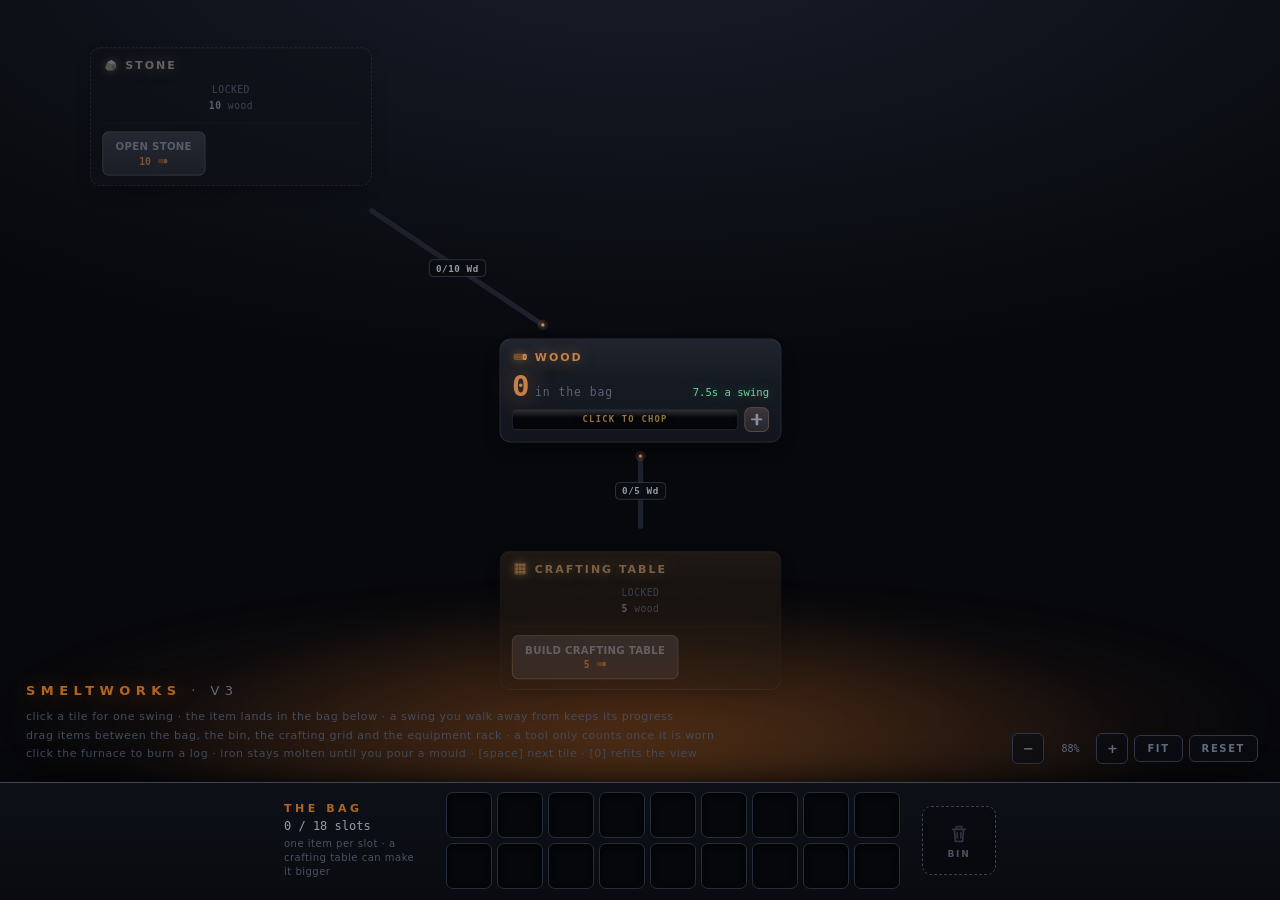
<file: v3.html>
<!DOCTYPE html>
<html lang="en">
<head>
<meta charset="utf-8">
<meta name="viewport" content="width=device-width,initial-scale=1">
<title>Smeltworks v3</title>
<style>
  :root {
    --bg: #07080c;
    --panel2: #1d222e;
    --panel3: #262c3b;
    --line: #2f3648;
    --line2: #3d465c;
    --text: #e6ebf5;
    --dim: #939bad;
    --dimmer: #626a7d;
    --ember: #ff9a3c;
    --ember-hot: #ffc76b;
    --ember-dim: #b3641f;
    --good: #6ee7a8;
    --bad: #ef6b6b;
    --font: 'Segoe UI', system-ui, -apple-system, sans-serif;
    --mono: 'Cascadia Mono', 'Consolas', monospace;

    --bar-w: 320px;
    --amt-size: 33px;
    --slot: 46px;      /* an inventory slot, in screen pixels — never zoomed */
    --cell: 40px;      /* a crafting cell, in world units — zoomed with the map */
  }

  * { box-sizing: border-box; }

  html, body {
    margin: 0; height: 100%; overflow: hidden;
    background: var(--bg); color: var(--text);
    font-family: var(--font); font-size: 15px;
    user-select: none; -webkit-user-select: none;
  }
  /* the map on top, the bag pinned along the bottom */
  body { display: flex; flex-direction: column; }

  /* ================= forge (the viewport) ================= */

  #forge {
    position: relative; flex: 1 1 auto; min-height: 0; width: 100%; overflow: hidden;
    cursor: grab; touch-action: none;
    background:
      radial-gradient(60% 40% at 50% 102%, rgba(255,154,60,.20), transparent 68%),
      radial-gradient(110% 80% at 50% -10%, #191e2b, var(--bg) 72%);
  }
  #forge.grabbing { cursor: grabbing; }
  #forge::after {
    content: ''; position: absolute; left: -20%; right: -20%; bottom: -12%; height: 40%;
    background: radial-gradient(closest-side, rgba(255,120,30,.18), transparent 72%);
    filter: blur(26px); animation: haze 7s ease-in-out infinite; pointer-events: none;
  }
  @keyframes haze {
    0%,100% { transform: scaleY(1) translateY(0); opacity: .75; }
    50%     { transform: scaleY(1.22) translateY(-10px); opacity: 1; }
  }

  /* ================= world (the pannable, zoomable map) ================= */

  #world { position: absolute; left: 0; top: 0; transform-origin: 0 0; }

  #embers { position: absolute; inset: 0; pointer-events: none; overflow: hidden; }
  .ember {
    position: absolute; bottom: -20px; border-radius: 50%;
    background: var(--ember); filter: blur(1px); animation: emberUp linear infinite;
  }
  @keyframes emberUp {
    0%   { transform: translate(0,0) scale(.5); opacity: 0; }
    12%  { opacity: .85; }
    70%  { opacity: .5; }
    100% { transform: translate(var(--drift), -104vh) scale(1.15); opacity: 0; }
  }

  #title {
    position: absolute; bottom: 84px; left: 26px; z-index: 3;
    font-size: 13px; letter-spacing: .42em; text-transform: uppercase;
    color: var(--dimmer); pointer-events: none;
  }
  #title b { color: var(--ember-dim); letter-spacing: .42em; text-shadow: 0 0 22px rgba(255,154,60,.45); }
  #hint {
    position: absolute; bottom: 18px; left: 26px; z-index: 3;
    max-width: min(720px, calc(100% - 320px));
    font-size: 11px; color: #454b5b; letter-spacing: .05em; line-height: 1.7;
    pointer-events: none;
  }
  @media (max-width: 720px) { #hint { display: none; } #title { bottom: 20px; } }

  #camui {
    position: absolute; bottom: 18px; right: 22px; z-index: 25;
    display: flex; gap: 6px; align-items: center;
  }
  #camui button {
    font-size: 10px; font-weight: 600; letter-spacing: .16em; text-transform: uppercase;
    background: rgba(10,13,19,.7); border: 1px solid var(--line); color: var(--dimmer);
    border-radius: 6px; padding: 7px 12px; cursor: pointer; font-family: var(--font);
    transition: all .13s;
  }
  #camui button:hover { border-color: var(--line2); color: var(--dim); }
  #camui .zbtn { width: 32px; padding: 7px 0; text-align: center; font-size: 13px; letter-spacing: 0; }
  #camui #zlevel {
    font-family: var(--mono); font-size: 10px; color: var(--dimmer);
    min-width: 40px; text-align: center;
  }
  #camui #btn-reset:hover { border-color: var(--bad); color: var(--bad); }

  /* ================= links ================= */

  #arc { position: absolute; inset: 0; width: 100%; height: 100%; pointer-events: none; z-index: 1; }
  .lbase { fill: none; stroke: #1c212c; stroke-width: 6; stroke-linecap: round; }
  .lglow {
    fill: none; stroke: var(--lc); stroke-width: 12; stroke-linecap: round;
    opacity: .13; transition: stroke-dasharray .16s linear;
  }
  .lfill {
    fill: none; stroke: var(--lc); stroke-width: 3.5; stroke-linecap: round;
    transition: stroke-dasharray .16s linear;
  }
  .link.lit .lglow { stroke-width: 20; animation: glowPulse 1.25s ease-in-out infinite; }
  .link.lit .lfill { stroke-width: 5.5; animation: linkPulse 1.25s ease-in-out infinite; }
  @keyframes linkPulse { 0%,100% { opacity: .72; } 50% { opacity: 1; } }
  @keyframes glowPulse { 0%,100% { opacity: .20; } 50% { opacity: .42; } }
  .link.feed .lbase { stroke-dasharray: 11 10; stroke-width: 5; }
  .link.feed .lfill { stroke-width: 3; }
  .link.done { opacity: .3; }
  .link.done .lfill { stroke-width: 2.5; }
  .link.done .lglow { opacity: 0; }
  .link.dormant { opacity: .34; }
  .link.dormant .lglow { opacity: 0; }

  #linklabels { position: absolute; inset: 0; pointer-events: none; z-index: 2; }
  .llabel {
    position: absolute; transform: translate(-50%, -50%);
    font-family: var(--mono); font-size: 10.5px; font-weight: 600; letter-spacing: .06em;
    padding: 3px 7px; border-radius: 5px; white-space: nowrap;
    background: rgba(9,11,16,.92); border: 1px solid var(--line); color: var(--dim);
    transition: opacity .2s;
  }
  .llabel.ready {
    color: #0c0f15; background: var(--lc); border-color: var(--lc);
    box-shadow: 0 0 18px -2px var(--lc); animation: linkPulse 1.25s ease-in-out infinite;
  }
  .llabel.gone { opacity: 0; }

  /* ================= ore tile ================= */

  .ore {
    position: absolute; z-index: 4;
    width: var(--bar-w); transform: translate(-50%, -50%);
    padding: 10px 13px 11px;
    border: 1px solid var(--line); border-radius: 12px;
    background:
      linear-gradient(180deg, rgba(255,255,255,.035), transparent 40%),
      linear-gradient(180deg, #1b2029, #14171f);
    box-shadow: 0 10px 26px -12px #000, inset 0 1px 0 rgba(255,255,255,.05);
    transition: border-color .18s, box-shadow .18s, transform .14s, opacity .25s;
  }
  .ore:not(.run) { opacity: .92; }
  .ore.run { z-index: 5; border-color: color-mix(in srgb, var(--ore) 70%, var(--line)); }
  .ore.locked { opacity: .55; background: #0e1117; border-style: dashed; }
  .ore.ready {
    opacity: .96; border-style: solid; border-color: var(--ore);
    box-shadow: 0 0 34px -10px var(--ore), 0 10px 26px -14px #000;
    animation: readyPulse 1.6s ease-in-out infinite;
  }
  @keyframes readyPulse {
    0%,100% { box-shadow: 0 0 40px -14px var(--ore), 0 14px 30px -14px #000; }
    50%     { box-shadow: 0 0 62px -6px  var(--ore), 0 14px 30px -14px #000; }
  }
  .ore.facility {
    background:
      linear-gradient(180deg, rgba(243,173,85,.12), transparent 45%),
      linear-gradient(180deg, #25201a, #161513);
  }
  .ore.facility.hot {
    border-color: var(--ore);
    box-shadow: 0 0 32px -10px var(--ore), 0 12px 28px -14px #000;
  }
  .ore.bench {
    background:
      linear-gradient(180deg, rgba(214,138,76,.10), transparent 45%),
      linear-gradient(180deg, #221c16, #151310);
  }
  .ore.worked {
    opacity: 1; border-color: var(--ember);
    box-shadow: 0 0 34px -8px var(--ember), 0 12px 28px -14px #000;
    animation: workedPulse 1.9s ease-in-out infinite;
  }
  @keyframes workedPulse {
    0%,100% { box-shadow: 0 0 30px -10px var(--ember), 0 12px 28px -14px #000; }
    50%     { box-shadow: 0 0 52px -4px  var(--ember), 0 12px 28px -14px #000; }
  }
  .tag.work {
    background: rgba(255,154,60,.16); color: var(--ember-hot);
    border-color: rgba(255,154,60,.45); box-shadow: 0 0 12px -3px var(--ember);
  }
  .ore.facility .fill {
    background: linear-gradient(90deg, #48250f, #d96820 55%, #ffd26b);
  }
  .ore.pop { animation: pop .40s ease-out; }
  @keyframes pop {
    0%   { box-shadow: 0 10px 26px -12px #000, inset 0 1px 0 rgba(255,255,255,.05); }
    26%  { box-shadow: 0 0 40px -6px var(--ore), 0 10px 26px -12px #000,
                       inset 0 1px 0 rgba(255,255,255,.30); }
    100% { box-shadow: 0 10px 26px -12px #000, inset 0 1px 0 rgba(255,255,255,.05); }
  }
  .ore.appear { animation: appear .55s cubic-bezier(.2,.9,.3,1); }
  @keyframes appear {
    0%   { opacity: 0; transform: translate(-50%,-50%) scale(.84); }
    55%  { opacity: 1; }
    100% { opacity: .92; transform: translate(-50%,-50%) scale(1); }
  }
  .ore.hit { animation: hit .34s ease-out; }
  @keyframes hit {
    0%   { box-shadow: 0 0 0 0 color-mix(in srgb, var(--ore) 60%, transparent),
                       0 10px 26px -12px #000; }
    100% { box-shadow: 0 0 0 14px transparent, 0 10px 26px -12px #000; }
  }

  .obody { cursor: pointer; }
  .obody:hover .ore-name { text-shadow: 0 0 22px var(--ore); }
  .ore.passive .obody { cursor: inherit; }

  .ore-head { display: flex; align-items: center; gap: 7px; margin-bottom: 7px; }
  .ore-name {
    font-weight: 700; letter-spacing: .18em; text-transform: uppercase;
    color: var(--ore); font-size: 12.5px;
    text-shadow: 0 0 16px color-mix(in srgb, var(--ore) 55%, transparent);
  }
  .ore-tags { margin-left: auto; display: flex; gap: 5px; }
  .tag {
    font-size: 9px; font-weight: 600; letter-spacing: .1em;
    padding: 2px 5px; border-radius: 4px;
    background: #262d3c; color: var(--dim); border: 1px solid #333c4f;
  }
  .tag.on {
    background: rgba(110,231,168,.14); color: var(--good);
    border-color: rgba(110,231,168,.38); box-shadow: 0 0 12px -4px var(--good);
  }
  .tag.cold {
    background: rgba(95,120,160,.14); color: #7f93b4; border-color: rgba(95,120,160,.4);
  }

  .amt { display: flex; align-items: baseline; gap: 7px; margin-bottom: 8px; }
  .amt .cur {
    font-family: var(--mono); font-size: var(--amt-size); font-weight: 700;
    line-height: 1; letter-spacing: -.02em; color: var(--ore);
    text-shadow: 0 0 26px color-mix(in srgb, var(--ore) 60%, transparent);
  }
  .amt .capv { font-family: var(--mono); font-size: 13px; color: var(--dimmer); letter-spacing: .08em; }
  .amt .rate {
    margin-left: auto; font-family: var(--mono); font-size: 12px;
    color: var(--good); text-shadow: 0 0 14px rgba(110,231,168,.45);
  }
  .amt .rate.neg { color: var(--dimmer); text-shadow: none; }

  .trackrow { display: flex; align-items: center; gap: 7px; }
  .trackrow .track { flex: 1 1 auto; min-width: 0; }
  .cur.tick { animation: tick .34s ease-out; }
  @keyframes tick {
    0%   { color: var(--ore); text-shadow: 0 0 26px color-mix(in srgb, var(--ore) 60%, transparent); }
    20%  { color: #fff;       text-shadow: 0 0 12px #fff, 0 0 38px var(--ore); }
    100% { color: var(--ore); text-shadow: 0 0 26px color-mix(in srgb, var(--ore) 60%, transparent); }
  }
  .ore.full .cur { color: var(--ember-hot); animation: fullPulse 1.1s ease-in-out infinite; }
  @keyframes fullPulse { 0%,100% { opacity: 1; } 50% { opacity: .55; } }

  .track {
    position: relative; height: 24px; border-radius: 5px;
    background: #06070a; border: 1px solid #262d3c; overflow: hidden;
    box-shadow: inset 0 2px 7px rgba(0,0,0,.85);
  }
  .fill {
    position: absolute; inset: 0 auto 0 0; width: 0%;
    background:
      linear-gradient(100deg,
        color-mix(in srgb, var(--ore) 30%, #000) 0%, var(--ore) 42%,
        color-mix(in srgb, var(--ore) 55%, #fff) 52%, var(--ore) 62%,
        color-mix(in srgb, var(--ore) 30%, #000) 100%);
    background-size: 260% 100%; animation: molten 3.4s linear infinite;
    box-shadow: 0 0 18px -3px var(--ore); transition: width .14s linear;
  }
  @keyframes molten { from { background-position: 160% 0; } to { background-position: -100% 0; } }
  .gloss {
    position: absolute; inset: 0 0 auto 0; height: 45%;
    background: linear-gradient(180deg, rgba(255,255,255,.20), transparent); pointer-events: none;
  }
  .tstatus {
    position: absolute; inset: 0; display: flex; align-items: center; justify-content: center;
    font-family: var(--mono); font-size: 10px; font-weight: 700; letter-spacing: .14em;
    color: rgba(255,255,255,.92); text-shadow: 0 1px 5px #000, 0 0 12px #000;
    pointer-events: none; opacity: .62; transition: opacity .2s;
  }
  .obody:hover .tstatus, .ore.run .tstatus { opacity: 1; }
  .tstatus.go { color: var(--ember-hot); animation: fullPulse 1.3s ease-in-out infinite; }
  .tstatus.cold { color: #8fa6c8; }
  .tstatus.stuck { color: var(--bad); }

  .cycbar {
    height: 6px; margin-top: 5px; border-radius: 3px; overflow: hidden;
    background: #06070a; border: 1px solid #1f2532;
  }
  .cyc {
    height: 100%; width: 0%;
    background: linear-gradient(90deg, var(--ember-dim), var(--ember-hot));
    box-shadow: 0 0 10px var(--ember);
    opacity: 0; transition: opacity .2s;
  }
  .cyc.on { opacity: 1; }
  .cyc.burn {
    background: linear-gradient(90deg, #d96820, #fff0c0);
    box-shadow: 0 0 14px var(--ember-hot);
  }
  .cyc.cool {
    background: linear-gradient(90deg, #2b3546, #55627d);
    box-shadow: none;
  }
  .cyc.auto {
    background: linear-gradient(90deg, #2f6e4c, var(--good));
    box-shadow: 0 0 10px rgba(110,231,168,.5);
  }

  /* ---- the casting bench ---- */
  .mrow { display: flex; align-items: center; gap: 7px; margin-top: 7px; }
  .moulds { flex: 1 1 auto; min-width: 0; display: flex; flex-wrap: wrap; gap: 5px; }
  .mould {
    flex: 1 1 26px; min-width: 26px; height: 30px; padding: 0;
    position: relative; overflow: hidden;
    border: 1px solid #2b3242; border-radius: 6px;
    background: linear-gradient(180deg, #0f1219, #080a0f);
    box-shadow: inset 0 2px 6px rgba(0,0,0,.8);
    cursor: pointer; font-family: var(--mono);
    transition: border-color .14s, box-shadow .14s, opacity .14s, transform .1s;
  }
  .mcool { position: absolute; inset: 0 auto 0 0; width: 0%;
           background: linear-gradient(180deg, #46536b, #2b3546);
           transition: width .12s linear; }
  .mhot { position: absolute; inset: 0;
          background: linear-gradient(180deg, #ffb457, #d1610f);
          box-shadow: 0 0 12px var(--ember); transition: opacity .12s linear; }
  .msym {
    position: absolute; inset: 0; z-index: 2;
    display: flex; align-items: center; justify-content: center;
    font-size: 8.5px; font-weight: 700; letter-spacing: .06em;
    color: var(--dimmer); text-shadow: 0 1px 3px #000;
  }
  .mould.empty:hover { border-color: var(--ore); box-shadow: 0 0 14px -5px var(--ore); }
  .mould.empty:hover .msym { color: var(--ore); }
  .mould.empty.no { opacity: .38; cursor: default; }
  .mould.cool { cursor: default; border-color: #3d4557; }
  .mould.cool .msym { color: #f0e0c8; }
  .mould.ready {
    border-color: var(--ore);
    background: linear-gradient(180deg,
      color-mix(in srgb, var(--ore) 62%, #000),
      color-mix(in srgb, var(--ore) 26%, #000));
    animation: mready 1.2s ease-in-out infinite;
  }
  .mould.ready .msym { color: #10131a; text-shadow: none; }
  .mould.ready.no { animation: none; opacity: .55; cursor: default; }
  @keyframes mready {
    0%,100% { box-shadow: 0 0 12px -5px var(--ore), inset 0 1px 0 rgba(255,255,255,.22); }
    50%     { box-shadow: 0 0 24px -2px var(--ore), inset 0 1px 0 rgba(255,255,255,.34); }
  }
  .mould:active:not(.cool):not(.no) { transform: scale(.94); }

  .lockmsg {
    font-family: var(--mono); font-size: 11px; color: var(--dimmer);
    text-align: center; letter-spacing: .05em; line-height: 1.65; padding: 3px 0 1px;
  }
  .lockmsg b { color: var(--dim); font-weight: 600; }

  .float {
    position: absolute; z-index: 30; pointer-events: none;
    font-family: var(--mono); font-size: 22px; font-weight: 700;
    text-shadow: 0 0 20px currentColor, 0 2px 6px #000;
    animation: rise 1.05s cubic-bezier(.2,.7,.3,1) forwards;
  }
  @keyframes rise {
    0%   { opacity: 0; transform: translate(-50%, 6px)   scale(.7); }
    18%  { opacity: 1; transform: translate(-50%, -6px)  scale(1.14); }
    100% { opacity: 0; transform: translate(-50%, -74px) scale(1); }
  }

  /* ================= items, slots, the bag ================= */

  /* One slot, one item. The same box is used in the bag (screen space) and on
     the crafting table (world space) — only the size differs. */
  .slot, .ccell, .cout, .eslot {
    position: relative; width: var(--slot); height: var(--slot);
    border-radius: 7px; background: #06070a; border: 1px solid #262d3c;
    box-shadow: inset 0 2px 6px rgba(0,0,0,.8);
    touch-action: none;
    transition: border-color .12s, box-shadow .12s;
  }
  .slot.over, .ccell.over, .eslot.over {
    border-color: var(--ember);
    box-shadow: 0 0 14px -3px var(--ember), inset 0 2px 6px rgba(0,0,0,.8);
  }
  .slot.got { animation: got .5s ease-out; }
  @keyframes got {
    0%   { border-color: #fff; box-shadow: 0 0 18px -2px #fff, inset 0 2px 6px rgba(0,0,0,.8); }
    100% { border-color: #262d3c; box-shadow: inset 0 2px 6px rgba(0,0,0,.8); }
  }
  .item {
    position: absolute; inset: 4px; border-radius: 5px;
    display: flex; align-items: center; justify-content: center;
    font-family: var(--mono); font-weight: 800; font-size: 12px; letter-spacing: .02em;
    color: #0b0d12; cursor: grab;
    background: linear-gradient(160deg,
      color-mix(in srgb, var(--ic) 30%, #1a1f2a) 0%,
      color-mix(in srgb, var(--ic) 14%, #10131a) 100%);
    border: 1px solid color-mix(in srgb, var(--ic) 55%, transparent);
    box-shadow: 0 2px 6px -2px #000, inset 0 1px 0 rgba(255,255,255,.12), 0 0 12px -6px var(--ic);
  }
  .item svg { width: 80%; height: 80%; display: block; filter: drop-shadow(0 1px 1px rgba(0,0,0,.6)); }
  .item.tool { border: 1.5px solid rgba(255,255,255,.55); font-size: 11px; }
  .item.no { opacity: .35; cursor: default; }
  .oicon { display: inline-flex; flex: none; }
  .oicon svg { width: 19px; height: 19px; display: block; filter: drop-shadow(0 0 5px color-mix(in srgb, var(--ore) 50%, transparent)); }
  /* the equipment rack: one slot per kind of tool, labelled underneath */
  .erow { display: flex; justify-content: center; gap: 14px; margin-top: 4px; }
  .eslot { width: var(--cell); height: var(--cell); }
  .eslot .item { inset: 3px; }
  .eslot.over { border-color: var(--ember); box-shadow: 0 0 14px -3px var(--ember), inset 0 2px 6px rgba(0,0,0,.8); }
  .eslot.bad.over { border-color: var(--bad); box-shadow: 0 0 14px -3px var(--bad), inset 0 2px 6px rgba(0,0,0,.8); }
  .eslot.src .item { opacity: .28; }
  .eghost { position: absolute; inset: 6px; opacity: .22; pointer-events: none; }
  .eghost svg { width: 100%; height: 100%; display: block; }
  .ewrap { display: flex; flex-direction: column; align-items: center; gap: 4px; }
  .elabel { font-family: var(--mono); font-size: 9px; letter-spacing: .16em; color: var(--dimmer); }
  .ewrap.on .elabel { color: var(--good); }
  .pcell svg { width: 78%; height: 78%; }
  .ucost svg, #upop .pc svg { width: 13px; height: 13px; vertical-align: -2px; display: inline-block; }
  #trash svg { width: 22px; height: 22px; display: block; opacity: .6; }
  #trash.over svg { opacity: 1; }

  /* the item card: hover an item for a moment and it says what it is */
  #itip {
    position: fixed; z-index: 210; width: 240px; pointer-events: none;
    padding: 12px 14px; border-radius: 10px;
    background: rgba(9,12,18,.975);
    -webkit-backdrop-filter: blur(10px); backdrop-filter: blur(10px);
    border: 1px solid var(--line2); box-shadow: 0 18px 40px -16px #000;
    display: none;
  }
  #itip.show { display: block; }
  #itip .ih { display: flex; align-items: center; gap: 9px; }
  #itip .ih svg { width: 26px; height: 26px; flex: none; }
  #itip .in { font-size: 15px; font-weight: 700; color: var(--ic); }
  #itip .ik { font-family: var(--mono); font-size: 9.5px; letter-spacing: .16em; color: var(--dimmer); margin-top: 1px; }
  #itip .id { font-size: 12.5px; color: var(--dim); margin-top: 8px; line-height: 1.45; }
  #itip .is { margin-top: 9px; padding-top: 8px; border-top: 1px solid rgba(255,255,255,.07); }
  #itip .is .sh { font-family: var(--mono); font-size: 9.5px; letter-spacing: .18em; color: var(--dimmer); margin-bottom: 4px; }
  #itip .is .sl { font-family: var(--mono); font-size: 12px; color: var(--text); display: flex; justify-content: space-between; gap: 8px; }
  #itip .is .sl b { color: var(--good); font-weight: 700; }
  #itip .is .sl.off b { color: var(--dimmer); }
  #itip .is .sn { font-family: var(--mono); font-size: 11px; color: var(--dimmer); font-style: italic; }
  .slot.src .item, .ccell.src .item { opacity: .28; }
  .item:active { cursor: grabbing; }

  #ghost {
    position: fixed; z-index: 200; pointer-events: none;
    width: var(--slot); height: var(--slot);
    transform: translate(-50%, -50%) scale(1.1) rotate(-3deg);
    display: none;
  }
  #ghost.show { display: block; }
  #ghost .item { inset: 2px; box-shadow: 0 14px 24px -8px #000, inset 0 1px 0 rgba(255,255,255,.4); }

  #invbar {
    flex: none; position: relative; z-index: 30;
    display: flex; align-items: center; justify-content: center; gap: 22px;
    padding: 9px 18px 11px;
    background: linear-gradient(180deg, #0d1017, #090b10);
    border-top: 1px solid var(--line2);
    box-shadow: 0 -14px 34px -16px #000;
  }
  #invinfo { display: flex; flex-direction: column; gap: 4px; min-width: 120px; }
  #invinfo .l1 { font-size: 11px; letter-spacing: .32em; text-transform: uppercase; color: var(--dimmer); }
  #invinfo .l1 b { color: var(--ember-dim); letter-spacing: .32em; }
  #invinfo .l2 { font-family: var(--mono); font-size: 12px; color: var(--dim); }
  #invinfo .l2.full { color: var(--bad); }
  #invinfo .l3 { font-size: 10px; color: #4b5164; letter-spacing: .05em; line-height: 1.4; max-width: 140px; }
  #invgrid { display: grid; grid-template-columns: repeat(9, var(--slot)); gap: 5px; }

  #trash {
    width: 74px; height: calc(var(--slot) * 1.5); border-radius: 9px;
    border: 1px dashed #3a3f52; color: #4b5164; background: rgba(0,0,0,.25);
    display: flex; flex-direction: column; align-items: center; justify-content: center; gap: 4px;
    font-size: 9px; letter-spacing: .2em; text-transform: uppercase; font-weight: 600;
    transition: all .12s;
  }
  #trash .tico { line-height: 1; }
  #trash.armed { border-color: #5a4040; color: #8a5a5a; }
  #trash.over {
    border-style: solid; border-color: var(--bad); color: var(--bad);
    background: rgba(239,107,107,.14); box-shadow: 0 0 20px -4px var(--bad);
  }

  /* ---- the crafting table ---- */
  .crow { display: flex; align-items: center; justify-content: center; gap: 12px; margin-top: 4px; }
  .cgrid { display: grid; grid-template-columns: repeat(3, var(--cell)); gap: 4px; }
  .ccell, .cout { width: var(--cell); height: var(--cell); }
  .ccell .item, .cout .item { inset: 3px; font-size: 11px; }
  .carrow { font-size: 22px; color: var(--dimmer); font-family: var(--mono); }
  .carrow.go { color: var(--ember-hot); text-shadow: 0 0 14px var(--ember); animation: fullPulse 1.3s ease-in-out infinite; }
  .cout { width: calc(var(--cell) * 1.25); height: calc(var(--cell) * 1.25); border-color: #3a3325; }
  .cout .item { inset: 4px; font-size: 13px; }
  .cout.has { border-color: var(--ore); box-shadow: 0 0 18px -5px var(--ore), inset 0 2px 6px rgba(0,0,0,.8); }
  .cstat {
    margin-top: 8px; text-align: center;
    font-family: var(--mono); font-size: 10px; font-weight: 700; letter-spacing: .14em;
    color: var(--dim); min-height: 13px;
  }
  .cstat.go { color: var(--ember-hot); }
  .rbook { display: flex; flex-wrap: wrap; gap: 4px; justify-content: center; margin-top: 8px; padding-top: 8px;
           border-top: 1px solid rgba(255,255,255,.06); }
  .rbtn {
    font-family: var(--mono); font-size: 10px; letter-spacing: .06em; padding: 4px 8px;
    border-radius: 6px; border: 1px solid var(--line); background: rgba(255,255,255,.03);
    color: var(--dim); cursor: pointer; transition: all .12s;
  }
  .rbtn:hover { border-color: var(--line2); color: var(--text); }
  .rbtn.can { border-color: rgba(110,231,168,.45); color: var(--good); }
  .rbtn.made { opacity: .55; }

  /* a recipe pattern drawn inside the hover card */
  .pgrid { display: grid; grid-template-columns: repeat(3, 30px); gap: 3px; margin: 10px 0 4px; }
  .pcell {
    width: 30px; height: 30px; border-radius: 5px; background: #06070a; border: 1px solid #262d3c;
    display: flex; align-items: center; justify-content: center;
    font-family: var(--mono); font-size: 10px; font-weight: 800; color: #0b0d12;
  }
  .pcell.has { background: color-mix(in srgb, var(--ic) 22%, #141821); border-color: color-mix(in srgb, var(--ic) 55%, transparent); }

  /* ========== upgrades ========== */

  .ustrip {
    display: flex; flex-wrap: wrap; gap: 4px;
    margin-top: 9px; padding-top: 9px;
    border-top: 1px solid rgba(255,255,255,.06);
  }
  .uslot { display: inline-flex; align-items: center; flex: none; }

  .utext {
    --uc: var(--line2);
    position: relative; display: block; width: 100%;
    padding: 8px 12px; margin: 0;
    border: 1px solid color-mix(in srgb, var(--uc) 42%, var(--line));
    border-radius: 8px;
    background:
      linear-gradient(180deg,
        color-mix(in srgb, var(--uc) 15%, var(--panel3)),
        color-mix(in srgb, var(--uc) 7%,  var(--panel2)));
    text-align: left; font-family: var(--mono);
    font-size: 11px; letter-spacing: .04em; line-height: 1.2;
    color: var(--dim); cursor: pointer;
    transition: border-color .13s, box-shadow .13s, color .13s, opacity .13s, transform .1s;
  }
  .ulabel { position: relative; z-index: 2; }
  .utext.can {
    border-color: var(--uc); color: color-mix(in srgb, var(--uc) 78%, #fff);
    box-shadow: 0 0 15px -3px var(--uc), inset 0 0 14px -9px var(--uc);
  }
  .utext:hover:not(.max) {
    border-color: var(--uc); color: color-mix(in srgb, var(--uc) 78%, #fff);
    box-shadow: 0 0 20px -4px var(--uc);
  }
  .utext:active:not(.max) { transform: scale(.985); }
  .utext.gated { opacity: .45; }
  .utext.max { opacity: .35; cursor: default; border-style: dashed; }

  .ubtn {
    --uc: var(--line2);
    position: relative; flex: none;
    width: 28px; height: 28px; padding: 0;
    border: 1px solid color-mix(in srgb, var(--uc) 42%, var(--line));
    border-radius: 7px;
    background:
      linear-gradient(180deg,
        color-mix(in srgb, var(--uc) 15%, var(--panel3)),
        color-mix(in srgb, var(--uc) 7%,  var(--panel2)));
    color: var(--dim); cursor: pointer; font-family: var(--font);
    transition: border-color .13s, box-shadow .13s, color .13s, opacity .13s, transform .1s;
  }
  .uplus { position: absolute; inset: 0; z-index: 2; }
  .uplus::before, .uplus::after {
    content: ''; position: absolute; left: 50%; top: 50%;
    background: currentColor; border-radius: 1px;
    transform: translate(-50%, -50%);
  }
  .uplus::before { width: 13px; height: 2.5px; }
  .uplus::after  { width: 2.5px; height: 13px; }

  .uring { position: absolute; inset: 0; width: 100%; height: 100%; overflow: visible;
           pointer-events: none; z-index: 3; }
  .uringbar {
    fill: none; stroke: var(--uc); stroke-width: 2; stroke-linecap: butt;
    transition: stroke-dasharray .18s linear;
  }
  .ubtn.can .uringbar { stroke-width: 2.5; }
  .ubtn.can {
    border-color: var(--uc);
    color: color-mix(in srgb, var(--uc) 72%, #fff);
    box-shadow: 0 0 15px -3px var(--uc), inset 0 0 12px -8px var(--uc);
  }
  .ubtn:hover:not(.max) {
    border-color: var(--uc); color: color-mix(in srgb, var(--uc) 72%, #fff);
    box-shadow: 0 0 20px -4px var(--uc);
  }
  .ubtn:active:not(.max) { transform: scale(.9); }
  .ubtn.gated { opacity: .45; }
  .ubtn.max { opacity: .3; cursor: default; border-style: dashed; }
  .ubtn.max .uringbar, .utext.max .uringbar { display: none; }

  .utile {
    --uc: var(--line2);
    position: relative; flex: none;
    width: 46px; min-height: 50px; padding: 4px 3px 3px;
    border: 1px solid color-mix(in srgb, var(--uc) 45%, var(--line));
    border-radius: 7px;
    background:
      linear-gradient(180deg,
        color-mix(in srgb, var(--uc) 15%, var(--panel3)),
        color-mix(in srgb, var(--uc) 7%,  var(--panel2)));
    color: var(--dim); cursor: pointer; font-family: var(--font);
    display: flex; flex-direction: column; align-items: center; justify-content: center; gap: 3px;
    transition: border-color .13s, transform .1s, box-shadow .13s, color .13s, opacity .13s;
  }
  .utile.wide { width: auto; padding: 6px 14px 5px; }
  .usym { position: relative; z-index: 2; font-size: 11.5px; font-weight: 800; letter-spacing: .03em; line-height: 1; }
  .ucost {
    position: relative; z-index: 2;
    font-family: var(--mono); font-size: 10.5px; font-weight: 700; line-height: 1;
    color: var(--pricec, var(--dimmer)); white-space: nowrap;
  }
  .utile.wide .ucost { font-size: 11px; display: flex; gap: 8px; }
  .uprog { position: absolute; inset: 0; pointer-events: none; z-index: 3; }
  .uprog::before, .uprog::after {
    content: ''; position: absolute; left: 0; height: 2px; width: var(--p, 0%);
    background: var(--uc); box-shadow: 0 0 7px var(--uc);
    border-radius: 2px; transition: width .18s linear;
  }
  .uprog::before { top: -1px; }
  .uprog::after  { bottom: -1px; }
  .utile.can { border-color: var(--uc); color: color-mix(in srgb, var(--uc) 70%, #fff); box-shadow: 0 0 15px -3px var(--uc); }
  .utile.gated { opacity: .5; }
  .utile:hover:not(.max) {
    transform: translateY(-2px);
    border-color: var(--uc); color: color-mix(in srgb, var(--uc) 70%, #fff);
    box-shadow: 0 8px 16px -8px #000, 0 0 20px -5px var(--uc);
  }
  .utile:active:not(.max) { transform: translateY(0) scale(.94); }
  .utile.max { opacity: .38; cursor: default; border-style: dashed; }

  #upop {
    position: absolute; z-index: 40; width: 300px; pointer-events: none;
    padding: 15px 17px; border-radius: 12px;
    background: rgba(9,12,18,.975);
    -webkit-backdrop-filter: blur(10px); backdrop-filter: blur(10px);
    border: 1px solid var(--line2); box-shadow: 0 22px 50px -18px #000;
    opacity: 0; transition: opacity .12s;
  }
  #upop.show { opacity: 1; }
  #upop .pt { font-size: 18px; font-weight: 700; letter-spacing: .01em; line-height: 1.25; }
  #upop .pe { font-size: 15.5px; color: var(--text); margin-top: 9px; line-height: 1.5; }
  #upop .pe em { color: var(--ember); font-style: normal; font-weight: 700; }
  #upop .pe b { color: var(--ember-hot); font-weight: 700; }
  #upop .pd { font-size: 13.5px; color: var(--dim); margin-top: 9px; line-height: 1.45; }
  #upop .pc { display: flex; flex-wrap: wrap; gap: 7px; margin-top: 13px; font-family: var(--mono); font-size: 14px; }
  #upop .pc span {
    padding: 5px 10px; border-radius: 6px; border: 1px solid transparent;
    display: inline-flex; align-items: center; gap: 7px; font-weight: 600;
  }
  #upop .pc span::before {
    content: ''; width: 8px; height: 8px; border-radius: 50%;
    background: var(--c); box-shadow: 0 0 7px var(--c);
  }
  #upop .pc span.ok    { color: var(--text); background: #10141c; border-color: var(--line); }
  #upop .pc span.short { color: var(--bad); background: rgba(239,107,107,.10); border-color: rgba(239,107,107,.32); }

  /* the bag shrinks its slots before it ever overflows the window */
  @media (max-width: 900px) { #invbar { --slot: 40px; gap: 14px; } #invinfo .l3 { display: none; } }
  @media (max-width: 700px) { #invbar { --slot: 34px; gap: 10px; padding: 8px 10px 9px; } #invinfo { display: none; } #trash { width: 46px; } }
  @media (max-width: 520px) { #invbar { --slot: 28px; } #invgrid { gap: 3px; } }
</style>
</head>
<body>
<div id="forge">
  <div id="embers"></div>
  <div id="world">
    <svg id="arc"></svg>
    <div id="linklabels"></div>
  </div>
  <div id="title"><b>SMELTWORKS</b> &middot; v3</div>
  <div id="hint">
    click a tile for one swing &middot; the item lands in the bag below &middot; a swing you walk away from keeps its progress<br>
    drag items between the bag, the bin, the crafting grid and the equipment rack &middot; a tool only counts once it is worn<br>
    click the furnace to burn a log &middot; iron stays molten until you pour a mould &middot; [space] next tile &middot; [0] refits the view
  </div>
  <div id="camui">
    <button class="zbtn" id="cam-out" title="zoom out">&minus;</button>
    <span id="zlevel">100%</span>
    <button class="zbtn" id="cam-in" title="zoom in">+</button>
    <button id="cam-fit">fit</button>
    <button id="btn-reset">reset</button>
  </div>
  <div id="upop"></div>
</div>
<div id="invbar">
  <div id="invinfo">
    <div class="l1"><b>THE BAG</b></div>
    <div class="l2" id="invcount">0 / 18</div>
    <div class="l3" id="invnote">one item per slot &middot; craft a chest for another row</div>
  </div>
  <div id="invgrid"></div>
  <div id="trash"><span class="tico"><svg viewBox="0 0 24 24"><path d="M5 7h14M9 7V4h6v3" stroke="currentColor" stroke-width="1.8" fill="none" stroke-linecap="round"/><path d="M7 7l1 13h8l1-13" fill="none" stroke="currentColor" stroke-width="1.8" stroke-linejoin="round"/><path d="M10 10.5v6M14 10.5v6" stroke="currentColor" stroke-width="1.6" stroke-linecap="round"/></svg></span>BIN</div>
</div>
<div id="ghost"></div>
<div id="itip"></div>

<script>
'use strict';

/* =========================================================================
   ITEMS — everything that can sit in a slot
   ========================================================================= */

const ITEMS = {
  wood:       { name:'Wood',       sym:'Wd', color:'#d68a4c', desc:'A log. Fuel for the furnace, handles for tools.' },
  stone:      { name:'Stone',      sym:'St', color:'#a9a49b', desc:'A block. Builds the furnace, heads for stone tools.' },
  iron:       { name:'Molten Iron', sym:'Fe', color:'#c3d2e6', pooled:true,
                desc:'Poured by the furnace and kept molten in the crucible. Never carried — two of it fill a mould.' },
  bars:       { name:'Iron Bar',   sym:'Br', color:'#e6cdb8', desc:'A set bar from the moulds. Heads for iron tools.' },
  adamantite: { name:'Adamantite', sym:'Ad', color:'#f0637f', desc:'The top of the ladder.' },
  chest:      { name:'Chest',      sym:'Ch', color:'#c9a24d', place:true,
                desc:'Placed the moment it is crafted: another row of nine slots in the bag.' },
  stone_axe:  { name:'Stone Axe',  sym:'Ax', color:'#b8b3aa', slot:'axe',  tool:{ wood:1.6 },
                desc:'Chops wood faster. Does nothing in the bag — put it on the rack.' },
  stone_pick: { name:'Stone Pick', sym:'Pk', color:'#b8b3aa', slot:'pick', tool:{ stone:1.6, adamantite:1.3 },
                desc:'Quarries faster. Does nothing in the bag — put it on the rack.' },
  iron_axe:   { name:'Iron Axe',   sym:'Ax', color:'#dbe6f3', slot:'axe',  tool:{ wood:2.5 },
                desc:'Chops wood much faster. Does nothing in the bag — put it on the rack.' },
  iron_pick:  { name:'Iron Pick',  sym:'Pk', color:'#dbe6f3', slot:'pick', tool:{ stone:2.5, adamantite:2 },
                desc:'Quarries much faster. Does nothing in the bag — put it on the rack.' },
  tongs:      { name:'Tongs',      sym:'Tg', color:'#c9b39d', slot:'tongs', tool:{ bars:1.6 },
                desc:'Moulds set faster. Does nothing in the bag — put them on the rack.' },
};
const KIND = { wood:'RESOURCE', stone:'RESOURCE', iron:'RESOURCE', bars:'RESOURCE', adamantite:'RESOURCE',
               chest:'FURNITURE', stone_axe:'TOOL · AXE', stone_pick:'TOOL · PICK', iron_axe:'TOOL · AXE',
               iron_pick:'TOOL · PICK', tongs:'TOOL · TONGS' };

/* the rack has one slot per kind of tool; an item only counts while it is in its slot */
const EQUIP_SLOTS = [
  { id:'axe',   name:'AXE',   hint:'an axe, for wood' },
  { id:'pick',  name:'PICK',  hint:'a pick, for stone and adamantite' },
  { id:'tongs', name:'TONGS', hint:'tongs, for the moulds' },
];

/* ---- icons: every item and tile, drawn inline so nothing is fetched ---- */
function axeIcon(head, edge) {
  return '<svg viewBox="0 0 24 24"><path d="M5 20 L14.5 10.5" stroke="#8a5a2b" stroke-width="2.6" stroke-linecap="round"/>' +
         '<path d="M11 4 L19 4 C21.5 7 21.5 10.5 19 13.5 L12.5 10 Z" fill="' + head + '"/>' +
         '<path d="M19 4 C21.5 7 21.5 10.5 19 13.5 L18 12 C19.5 9.5 19.5 7.5 18 5.5 Z" fill="' + edge + '"/></svg>';
}
function pickIcon(head, edge) {
  return '<svg viewBox="0 0 24 24"><path d="M6 20.5 L12 7" stroke="#8a5a2b" stroke-width="2.6" stroke-linecap="round"/>' +
         '<path d="M3 10.5 Q12 0.5 21 10.5 Q12 6.5 3 10.5 Z" fill="' + head + '"/>' +
         '<path d="M3 10.5 Q12 0.5 21 10.5 Q20 8 12 4 Q4 8 3 10.5 Z" fill="' + edge + '" opacity=".7"/></svg>';
}
function tongsIcon(c, pin) {
  return '<svg viewBox="0 0 24 24"><path d="M5 3.5 L14 18 M19 3.5 L10 18" stroke="' + c + '" stroke-width="2.3" stroke-linecap="round"/>' +
         '<path d="M14 18 Q12 21.5 10 18" stroke="' + c + '" stroke-width="2.3" fill="none" stroke-linecap="round"/>' +
         (pin ? '<circle cx="12" cy="10.8" r="1.7" fill="' + pin + '"/>' : '') + '</svg>';
}
const ICONS = {
  wood: '<svg viewBox="0 0 24 24"><rect x="2.5" y="8" width="17" height="9" rx="3" fill="#8a5a2b"/><path d="M5 10.5h9M5 14.5h8" stroke="#6b421d" stroke-width="1" stroke-linecap="round"/><ellipse cx="18.5" cy="12.5" rx="3" ry="4.5" fill="#d9a56a"/><ellipse cx="18.5" cy="12.5" rx="1.5" ry="2.3" fill="#a9733f"/><ellipse cx="18.5" cy="12.5" rx=".6" ry="1" fill="#6b421d"/></svg>',
  stone: '<svg viewBox="0 0 24 24"><path d="M4 16 L7 8 L13 5 L19 9 L20 16 L15 20 L7 20 Z" fill="#8f8a80"/><path d="M7 8 L13 5 L19 9 L13 11 Z" fill="#bab5ab"/><path d="M13 11 L20 16 L15 20 Z" fill="#6e6a62"/></svg>',
  iron: '<svg viewBox="0 0 24 24"><path d="M5 15 L8 8 L14 6 L19 10 L18 17 L12 20 L6 19 Z" fill="#6b7686"/><path d="M8 8 L14 6 L19 10 L13 12 Z" fill="#9aa8bb"/><circle cx="10" cy="14.5" r="1.7" fill="#dbe6f3"/><circle cx="15" cy="15.5" r="1.2" fill="#dbe6f3"/></svg>',
  bars: '<svg viewBox="0 0 24 24"><path d="M3 17 L6 9 L18 9 L21 17 Z" fill="#c9b39d"/><path d="M6 9 L18 9 L19.5 13 L4.5 13 Z" fill="#efe0cf"/><rect x="3" y="17" width="18" height="1.8" fill="#8f7b68"/></svg>',
  adamantite: '<svg viewBox="0 0 24 24"><path d="M7 4 L17 4 L22 10 L12 21 L2 10 Z" fill="#e0476a"/><path d="M7 4 L12 10 L17 4 Z" fill="#ff9ab0"/><path d="M2 10 L12 10 L12 21 Z" fill="#b8324f"/><path d="M12 10 L22 10 L12 21 Z" fill="#f06a88"/></svg>',
  chest: '<svg viewBox="0 0 24 24"><rect x="3" y="6" width="18" height="14" rx="2" fill="#8a5a2b"/><rect x="3" y="6" width="18" height="5.5" rx="2" fill="#b07a3c"/><rect x="3" y="11" width="18" height="1.5" fill="#5a3a18"/><rect x="10.5" y="9.5" width="3" height="4" rx=".6" fill="#e8c35a"/></svg>',
  stone_axe: axeIcon('#9b968c', '#c9c4ba'),
  iron_axe:  axeIcon('#b6c3d4', '#e6eef8'),
  stone_pick: pickIcon('#9b968c', '#c9c4ba'),
  iron_pick:  pickIcon('#b6c3d4', '#e6eef8'),
  tongs: tongsIcon('#c9b39d', '#5a4a3a'),
  furnace: '<svg viewBox="0 0 24 24"><path d="M12 2 C13 7 17 8.5 17 13.5 A5 5 0 0 1 7 13.5 C7 10.5 9 9.5 9.5 6.5 C10.5 8.5 11.6 8 12 2 Z" fill="#f3ad55"/><path d="M12 10 C12.5 12.8 14.5 13.3 14.5 15.5 A2.5 2.5 0 0 1 9.5 15.5 C9.5 13.3 11.5 12.8 12 10 Z" fill="#ffe08a"/><rect x="5" y="19" width="14" height="2.5" rx="1" fill="#6b4a2b"/></svg>',
  craft: '<svg viewBox="0 0 24 24"><rect x="3" y="3" width="18" height="18" rx="2" fill="#8a5a2b"/><g fill="#d9a86c"><rect x="5" y="5" width="4" height="4" rx=".8"/><rect x="10" y="5" width="4" height="4" rx=".8"/><rect x="15" y="5" width="4" height="4" rx=".8"/><rect x="5" y="10" width="4" height="4" rx=".8"/><rect x="10" y="10" width="4" height="4" rx=".8"/><rect x="15" y="10" width="4" height="4" rx=".8"/><rect x="5" y="15" width="4" height="4" rx=".8"/><rect x="10" y="15" width="4" height="4" rx=".8"/><rect x="15" y="15" width="4" height="4" rx=".8"/></g></svg>',
  equip: '<svg viewBox="0 0 24 24"><path d="M8 3 L11 5 L13 5 L16 3 L21 6.5 L19 10.5 L17 9.5 L17 21 L7 21 L7 9.5 L5 10.5 L3 6.5 Z" fill="#9fb3a0"/><path d="M11 5 L13 5 L12 8 Z" fill="#5f7360"/></svg>',
  moulds: '<svg viewBox="0 0 24 24"><rect x="2" y="7" width="20" height="10" rx="2" fill="#4a4237"/><g fill="#e6cdb8"><rect x="4" y="9" width="4.5" height="6" rx="1"/><rect x="9.75" y="9" width="4.5" height="6" rx="1"/><rect x="15.5" y="9" width="4.5" height="6" rx="1"/></g></svg>',
  axeslot:  axeIcon('#7a8090', '#9aa2b2'),
  pickslot: pickIcon('#7a8090', '#9aa2b2'),
  tongsslot: tongsIcon('#8a90a0', null),
};
function icon(id) { return ICONS[id] || ''; }
/* the icon a tile wears in its header */
function tileIcon(d) { return icon(d.casting ? 'moulds' : d.id); }

/* Shaped recipes, Minecraft-style: the pattern can sit anywhere on the 3×3
   and may be mirrored left-to-right, but nothing else may be on the grid. */
const RECIPES = [
  { out:'chest',      shape:[['wood','wood','wood'], ['wood',null,'wood'], ['wood','wood','wood']] },
  { out:'stone_axe',  shape:[['stone','stone'], ['stone','wood'], [null,'wood']] },
  { out:'stone_pick', shape:[['stone','stone','stone'], [null,'wood',null], [null,'wood',null]] },
  { out:'iron_axe',   shape:[['bars','bars'], ['bars','wood'], [null,'wood']] },
  { out:'iron_pick',  shape:[['bars','bars','bars'], [null,'wood',null], [null,'wood',null]] },
  { out:'tongs',      shape:[['bars',null,'bars'], [null,'wood',null]] },
];

const INV_COLS = 9, INV_ROWS_START = 2, INV_ROWS_MAX = 5;

/* =========================================================================
   TILE DEFINITIONS
   Wood -> Stone -> [Furnace] -> Iron -> [Moulds] -> Adamantite, plus the
   crafting table off to the side, paid in wood.
   ========================================================================= */

const FURNACE_ID           = 'furnace';
const CRAFT_ID             = 'craft';
const EQUIP_ID             = 'equip';
const FURNACE_HEAT_MAX     = 100;
const FURNACE_STOKE_COST   = 1;     // logs per stoke
const FURNACE_HEAT_GAIN    = 25;
const FURNACE_BURN_TIME    = 4.0;
const FURNACE_COOLDOWN     = 14.0;
const FURNACE_IDLE_COOL    = 0.20;
const SMELT_HEAT_DRAIN     = 0.30;
const HEAT_LOSS_K          = 0.0405;
const IRON_POUR_TIME       = 2;     // seconds per unit of molten iron at full heat — one stoke pours about one
const MOLTEN_CAP           = 12;    // what the crucible holds before any upgrade
const MOLTEN_PER_LEVEL     = 6;     // each Bigger Crucible level adds this
const BELLOWS_STEP         = 0.80;
const STOKER_STEP          = 0.85;
const BELLOWS_FLOOR        = 1.5;

const MOULD_FILL_COST      = 2;     // iron per mould
const MOULD_COOL_TIME      = 8;
const MOULD_BASE           = 3;
const MOULD_PER_LEVEL      = 1;

const ORES = [
  { id:'wood',       name:'Wood',       sym:'Wd', color:'#d68a4c', tier:1,
    unit:'logs',   verb:'CHOP',   time:7.5, unlock:null },
  { id:'stone',      name:'Stone',      sym:'St', color:'#a9a49b', tier:2,
    unit:'blocks', verb:'QUARRY', time:9, unlock:{ wood:10 } },
  { id:'furnace',    name:'Furnace',    sym:'Fu', color:'#f3ad55', facility:true,
    unlock:{ stone:8 } },
  { id:'craft',      name:'Crafting Table', sym:'Ct', color:'#d9a86c', facility:true, crafting:true,
    unlock:{ wood:5 } },
  { id:'equip',      name:'Equipment',  sym:'Eq', color:'#9fb3a0', facility:true, equipment:true,
    unlock:{ stone:4 } },
  { id:'iron',       name:'Iron',       sym:'Fe', color:'#c3d2e6', tier:3,
    unit:'iron', verb:'SMELT', heatDriven:true, unlock:null, opensWith: FURNACE_ID },
  { id:'bars',       name:'Moulds',     sym:'Br', color:'#e6cdb8', tier:4,
    res:'Iron Bars', unit:'bars', verb:'CAST', casting:true, unlock:{ iron:6 } },
  { id:'adamantite', name:'Adamantite', sym:'Ad', color:'#f0637f', tier:5,
    unit:'ingots', verb:'SMELT', time:15, unlock:{ bars:5, iron:5, stone:5 } },
];

const BY_ID = {};
ORES.forEach(o => BY_ID[o.id] = o);

function resName(id) { const it = ITEMS[id]; if (it) return it.name; const d = BY_ID[id]; return d ? (d.res || d.name) : id; }
function itemColor(id) { return (ITEMS[id] || BY_ID[id] || {}).color || '#888'; }

function aboveOf(id) {
  return ({ wood:'stone', stone:'iron', iron:'bars', bars:'adamantite', adamantite:'adamantite' })[id] || id;
}

const WORLD = { w: 1500, h: 1450 };
const POS_OF_ORE = {
  bars:       { x: 50, y: 8.7 },
  adamantite: { x: 83, y: 9.5 },
  iron:       { x: 50, y: 26 },
  furnace:    { x: 50, y: 49 },
  equip:      { x: 81, y: 49 },
  stone:      { x: 19, y: 47.6 },
  wood:       { x: 50, y: 69 },
  craft:      { x: 50, y: 87 },     // under wood, nearest the bag
};

const LINKS = [];
ORES.forEach(d => {
  if (!d.unlock) return;
  Object.keys(d.unlock).forEach(src => {
    LINKS.push({ key: d.id + '<' + src, ore: d.id, src, need: d.unlock[src] });
  });
});
const FEEDS = [
  { ore: FURNACE_ID, src: 'wood',      need: FURNACE_STOKE_COST },
  { ore: 'iron',     src: FURNACE_ID,  heat: true },
];
FEEDS.forEach(f => LINKS.push({ key: f.ore + '~' + f.src, ore: f.ore, src: f.src,
                                need: f.need, heat: f.heat, feed: true }));

function slotPos(id) { return POS_OF_ORE[id]; }

/* =========================================================================
   UPGRADES — every one costs items out of the bag
   ========================================================================= */

const SPD_STEP   = 0.85;   // each Faster Work level multiplies the cycle time

const SPD = { key:'spd', slot:'out', name:'Faster Work', base:2, mult:1.6, max:6,
  eff: (o,l) => `Each haul takes <em>${fmt(timeOf(o, l))}s</em> &rarr; <b>${fmt(timeOf(o, l+1))}s</b>` +
                (toolMult(o) > 1 ? ` before the tool in your bag.` : `.`),
  tip: 'Paid in this tile’s own item. A tool in the bag multiplies on top.' };

const MOULDS = { key:'mould', slot:'mld', name:'More Moulds', base:2, mult:1.7, max:5,
  eff: (o,l) => `Another mould on the bench &rarr; <b>${mouldCountAt(o, l+1)}</b> in the row.` +
                `<br>Each one sets on its own <em>${MOULD_COOL_TIME}s</em> timer, so they overlap.`,
  tip: 'Paid in bars. Five levels take the bench from 3 moulds to 8.' };

const TILE_UPGRADES = [SPD];

/* the crucible is the one stock on the board that is not the bag */
const CRUCIBLE = { key:'cap', slot:'out', name:'Bigger Crucible', base:3, mult:1.6, max:6,
  eff: (o,l) => `Holds <em>${ironCapAt(l)}</em> &rarr; <b>${ironCapAt(l+1)}</b> molten iron before the furnace has to wait.`,
  tip: 'Paid in molten iron out of the crucible itself.' };

const BELLOWS = { key:'bellows', name:'Bellows', base:2, mult:1.7, max:6, pay:'iron',
  eff: (o,l) => {
    const c0 = heatCeiling(l, null), c1 = heatCeiling(l + 1, null);
    return `Cooldown after a burn <em>${stokeCooldown(l, null).toFixed(1)}s</em> &rarr; ` +
           `<b>${stokeCooldown(l + 1, null).toFixed(1)}s</b>.<br>` +
           `Stoking steadily then holds <em>${Math.round(c0)}&deg;</em> &rarr; <b>${Math.round(c1)}&deg;</b>, ` +
           `pouring <b>${fmt(pourRate(c1))}</b> molten iron a second.`;
  },
  tip: 'Paid in molten iron from the crucible. Heat leaks faster the hotter it is, so a hotter furnace is only reachable by stoking it more often.' };

const STOKER = { key:'stoker', slot:'aut', name:'Stoker', base:2, mult:1.8, max:5, pay:'iron',
  eff: (o,l) => {
    const c1 = heatCeiling(null, l + 1);
    return `Burns <b>${FURNACE_STOKE_COST} log</b> from the bag on its own whenever the fire is ready.<br>` +
           `Cooldown <em>${stokeCooldown(null, l).toFixed(1)}s</em> &rarr; ` +
           `<b>${stokeCooldown(null, l + 1).toFixed(1)}s</b>, holding <b>${Math.round(c1)}&deg;</b>.`;
  },
  tip: 'Paid in molten iron from the crucible. Keeps the fire fed while you are stood at another tile — and eats wood the whole time.' };

/* =========================================================================
   STATE
   ========================================================================= */

const SAVE_KEY = 'smeltworks.v3.save.v1';

let S;

function freshOre(def) {
  return {
    unlocked: def.id === 'wood',
    heat: 0, burnLeft: 0, burnCooldown: 0, burnCooldownMax: 0,
    lvl: { spd:0, mould:0, bellows:0, stoker:0, cap:0 },
    molten: 0,        // iron: what the crucible holds
    progress: 0,      // the swing, 0..1
    swinging: false,  // a click started a swing that has not landed yet
    pour: 0,
    running: false,
    lifetime: 0,
    moulds: def.casting ? freshMoulds(MOULD_BASE) : [],
  };
}
function freshMoulds(n) { const a = []; for (let i = 0; i < n; i++) a.push({ s:'empty', t:0 }); return a; }

function freshState() {
  const ores = {};
  ORES.forEach(d => ores[d.id] = freshOre(d));
  return {
    ores, worked: 'wood', cam: null,
    inv: { rows: INV_ROWS_START, slots: new Array(INV_COLS * INV_ROWS_START).fill(null) },
    craft: new Array(9).fill(null),
    equip: freshEquip(),
  };
}

function validItem(x) { return typeof x === 'string' && ITEMS[x] && !ITEMS[x].pooled ? x : null; }
function freshEquip() { const e = {}; EQUIP_SLOTS.forEach(q => e[q.id] = null); return e; }

function load() {
  try {
    const raw = localStorage.getItem(SAVE_KEY);
    if (!raw) return freshState();
    const s = JSON.parse(raw);
    const base = freshState();
    ORES.forEach(d => {
      const o = s.ores && s.ores[d.id];
      if (!o) return;
      const t = base.ores[d.id];
      t.unlocked = !!o.unlocked || d.id === 'wood';
      t.lifetime = Number(o.lifetime) || 0;
      Object.keys(t.lvl).forEach(k => t.lvl[k] = Number(o.lvl && o.lvl[k]) || 0);
      if (d.facility) {
        t.heat = Math.max(0, Math.min(FURNACE_HEAT_MAX, Number(o.heat) || 0));
        t.burnLeft = Math.max(0, Math.min(FURNACE_BURN_TIME, Number(o.burnLeft) || 0));
        t.burnCooldown = Math.max(0, Math.min(FURNACE_COOLDOWN, Number(o.burnCooldown) || 0));
        t.burnCooldownMax = Math.max(t.burnCooldown, Number(o.burnCooldownMax) || 0);
      } else {
        t.progress = Math.max(0, Math.min(1, Number(o.progress) || 0));
        t.swinging = !!o.swinging;
        t.pour     = Math.max(0, Math.min(1, Number(o.pour) || 0));
        t.molten   = Math.max(0, Math.min(MOLTEN_CAP + MOLTEN_PER_LEVEL * t.lvl.cap, Number(o.molten) || 0));
      }
      if (d.casting) {
        const src = Array.isArray(o.moulds) ? o.moulds : [];
        t.moulds = freshMoulds(MOULD_BASE + t.lvl.mould * MOULD_PER_LEVEL);
        t.moulds.forEach((m, i) => {
          const q = src[i] || {};
          m.s = (q.s === 'cool' || q.s === 'ready') ? q.s : 'empty';
          m.t = m.s === 'cool' ? Math.max(0, Math.min(MOULD_COOL_TIME, Number(q.t) || 0)) : 0;
          if (m.s === 'cool' && m.t <= 0) m.s = 'ready';
        });
      }
    });
    // the bag: only as many rows as it says, only items that exist
    const rows = Math.max(INV_ROWS_START, Math.min(INV_ROWS_MAX, Number(s.inv && s.inv.rows) || INV_ROWS_START));
    base.inv.rows = rows;
    base.inv.slots = new Array(INV_COLS * rows).fill(null);
    const ss = Array.isArray(s.inv && s.inv.slots) ? s.inv.slots : [];
    for (let i = 0; i < base.inv.slots.length; i++) base.inv.slots[i] = validItem(ss[i]);
    const cs = Array.isArray(s.craft) ? s.craft : [];
    for (let i = 0; i < 9; i++) base.craft[i] = validItem(cs[i]);
    // the rack: only an item that belongs in that slot is trusted there
    EQUIP_SLOTS.forEach(q => {
      const x = validItem(s.equip && s.equip[q.id]);
      base.equip[q.id] = x && ITEMS[x].slot === q.id ? x : null;
    });

    const w = s.worked;
    base.worked = (typeof w === 'string' && BY_ID[w] &&
                   !BY_ID[w].facility && !BY_ID[w].heatDriven && !BY_ID[w].casting &&
                   base.ores[w] && base.ores[w].unlocked) ? w : 'wood';
    if (s.cam && Number.isFinite(s.cam.z)) {
      base.cam = { x: Number(s.cam.x) || 0, y: Number(s.cam.y) || 0, z: clampZoom(s.cam.z) };
    }
    return base;
  } catch (e) {
    return freshState();
  }
}

function save() {
  const slim = { ores: {}, worked: S.worked, cam: { x: cam.x, y: cam.y, z: cam.z },
                 inv: { rows: S.inv.rows, slots: S.inv.slots.slice() }, craft: S.craft.slice(),
                 equip: Object.assign({}, S.equip) };
  ORES.forEach(d => {
    const o = S.ores[d.id];
    slim.ores[d.id] = { unlocked:o.unlocked, heat:o.heat, burnLeft:o.burnLeft, burnCooldown:o.burnCooldown,
                        burnCooldownMax:o.burnCooldownMax, lvl:o.lvl, lifetime:o.lifetime,
                        progress:o.progress, swinging:o.swinging, pour:o.pour, molten:o.molten };
    if (d.casting) slim.ores[d.id].moulds = o.moulds.map(m => ({ s:m.s, t:+m.t.toFixed(3) }));
  });
  try { localStorage.setItem(SAVE_KEY, JSON.stringify(slim)); } catch (e) { /* no save */ }
}

/* =========================================================================
   THE BAG
   ========================================================================= */

function invSize()     { return S.inv.slots.length; }
function countItem(id) { let n = 0; for (const x of S.inv.slots) if (x === id) n++; return n; }
function freeSlot()    { return S.inv.slots.indexOf(null); }
function freeSlots()   { let n = 0; for (const x of S.inv.slots) if (!x) n++; return n; }
function usedSlots()   { return invSize() - freeSlots(); }

/* an item goes into the first empty slot; false means the bag is full */
function giveItem(id) {
  if (ITEMS[id].pooled) return false;        // molten iron never leaves its crucible
  const i = freeSlot();
  if (i < 0) return false;
  S.inv.slots[i] = id;
  invFlash(i);
  return true;
}
/* take n of an item out, from the right-hand end so the bag reads left to right.
   Molten iron is drawn off the crucible instead. */
function takeItems(id, n) {
  if (ITEMS[id] && ITEMS[id].pooled) {
    const o = S.ores[id];
    if (Math.floor(o.molten) < n) return false;
    o.molten -= n;
    return true;
  }
  for (let i = S.inv.slots.length - 1; i >= 0 && n > 0; i--)
    if (S.inv.slots[i] === id) { S.inv.slots[i] = null; n--; }
  return n === 0;
}
function addRow() {
  if (S.inv.rows >= INV_ROWS_MAX) return false;
  S.inv.rows++;
  for (let i = 0; i < INV_COLS; i++) S.inv.slots.push(null);
  buildInv();
  return true;
}

/* the equipped tool that helps a tile, or nothing — a tool in the bag does nothing */
function toolFor(id) {
  let best = null;
  if (!S.ores[EQUIP_ID].unlocked) return null;
  EQUIP_SLOTS.forEach(q => {
    const x = S.equip[q.id], it = x && ITEMS[x];
    if (!it || !it.tool || !it.tool[id]) return;
    if (!best || it.tool[id] > best.mult) best = { item: x, name: it.name, mult: it.tool[id] };
  });
  return best;
}
/* in the bag or on the rack */
function ownsItem(id) { return countItem(id) > 0 || EQUIP_SLOTS.some(q => S.equip[q.id] === id); }
function isEquipped(id) { return EQUIP_SLOTS.some(q => S.equip[q.id] === id); }
function fitsSlot(item, slotId) { return !item || (ITEMS[item] && ITEMS[item].slot === slotId); }
function toolMult(id) { const t = toolFor(id); return t ? t.mult : 1; }

function heldOf(id) {
  if (!ITEMS[id]) return 0;
  if (ITEMS[id].pooled) return S.ores[id].unlocked ? Math.floor(S.ores[id].molten) : 0;
  return countItem(id);
}
function ironCapAt(lvl) { lvl = lvl ?? S.ores.iron.lvl.cap; return MOLTEN_CAP + MOLTEN_PER_LEVEL * lvl; }
function ironCap() { return ironCapAt(); }
/* molten iron per second at the furnace's current heat */
function pourRate(heat) { heat = heat ?? heatOf(); return (heat / FURNACE_HEAT_MAX) / IRON_POUR_TIME; }

function costProgress(cost) {
  let p = 1;
  for (const k in cost) p = Math.min(p, heldOf(k) / cost[k]);
  return Math.max(0, Math.min(1, p));
}
function unlockProgress(oreId) { const d = BY_ID[oreId]; return d.unlock ? costProgress(d.unlock) : 1; }

function payOre(id, def) { if (def.pay) return def.pay; return def.above ? aboveOf(id) : id; }
function costOf(id, def, lvl) {
  const n = Math.max(1, Math.floor(def.base * Math.pow(def.mult, lvl)));
  return { [payOre(id, def)]: n };
}
function canPay(cost) { return Object.keys(cost).every(k => heldOf(k) >= cost[k]); }
function pay(cost)    { Object.keys(cost).forEach(k => takeItems(k, cost[k])); }

/* =========================================================================
   DERIVED STATS
   ========================================================================= */

function timeOf(id, lvl) {
  const d = BY_ID[id]; lvl = lvl ?? S.ores[id].lvl.spd;
  return d.time * Math.pow(SPD_STEP, lvl);
}
/* seconds one hand cycle takes right now, tool included */
function handTime(id) { return timeOf(id) / toolMult(id); }

function mouldCountAt(id, lvl) {
  const d = BY_ID[id];
  if (!d || !d.casting) return 0;
  lvl = lvl ?? S.ores[id].lvl.mould;
  return MOULD_BASE + lvl * MOULD_PER_LEVEL;
}
function mouldCount(id) { return mouldCountAt(id); }
function syncMoulds(id) {
  const o = S.ores[id], n = mouldCountAt(id);
  while (o.moulds.length < n) o.moulds.push({ s:'empty', t:0 });
  if (o.moulds.length > n) o.moulds.length = n;
  return o.moulds;
}

function furnaceBuilt() { return S.ores[FURNACE_ID].unlocked; }
function hasHeat() { return furnaceBuilt() && S.ores[FURNACE_ID].heat > 0; }
function heatOf() { return furnaceBuilt() ? S.ores[FURNACE_ID].heat : 0; }

function stokeCooldown(bLvl, sLvl) {
  const f = S.ores[FURNACE_ID];
  const b = bLvl ?? f.lvl.bellows, s = sLvl ?? f.lvl.stoker;
  return Math.max(BELLOWS_FLOOR, FURNACE_COOLDOWN * Math.pow(BELLOWS_STEP, b) * Math.pow(STOKER_STEP, s));
}
function heatLoss(heat, smelting) {
  return FURNACE_IDLE_COOL + HEAT_LOSS_K * heat + (smelting ? SMELT_HEAT_DRAIN : 0);
}
function heatCeiling(bLvl, sLvl, smelting = true) {
  const cycle = FURNACE_BURN_TIME + stokeCooldown(bLvl, sLvl);
  const spare = FURNACE_HEAT_GAIN / cycle - FURNACE_IDLE_COOL - (smelting ? SMELT_HEAT_DRAIN : 0);
  return Math.max(0, Math.min(FURNACE_HEAT_MAX, spare / HEAT_LOSS_K));
}
function furnaceReady() {
  const o = S.ores[FURNACE_ID];
  return o.unlocked && o.burnLeft <= 0 && o.burnCooldown <= 0;
}
function heatBlocked(id) { return !!BY_ID[id].heatDriven && !hasHeat(); }

function isRevealed(id) {
  const o = S.ores[id], d = BY_ID[id];
  if (o.unlocked) return true;
  if (d.opensWith) return false;
  if (!d.unlock) return true;
  return Object.keys(d.unlock).every(k => BY_ID[k] ? S.ores[k].unlocked : true);
}

function isWorkable(id) {
  const d = BY_ID[id];
  return !!d && !d.facility && !d.heatDriven && !d.casting && S.ores[id].unlocked;
}
function workableIds() { return ORES.filter(d => isWorkable(d.id)).map(d => d.id); }
function isWorked(id)  { return S.worked === id; }


/* =========================================================================
   GAME LOOP
   ========================================================================= */

/* one item lands in the bag, with the feedback to go with it */
function deliver(tileId, itemId) {
  if (!giveItem(itemId)) return false;
  S.ores[tileId].lifetime += 1;
  floatText(tileId, '+1', itemColor(itemId));
  punch(tileId);
  return true;
}

let lastT = performance.now();
let heatDrainNow = FURNACE_IDLE_COOL;
let heatNetNow   = -FURNACE_IDLE_COOL;

function tick(now) {
  const dt = Math.min(0.25, (now - lastT) / 1000);
  lastT = now;
  step(dt);
  paint();
  requestAnimationFrame(tick);
}

function step(dt) {
  const furnace = S.ores[FURNACE_ID];
  let burn = 0;

  ORES.forEach(d => {
    const o = S.ores[d.id];
    if (!o.unlocked) return;

    if (d.facility) {
      if (d.crafting) return;          // the table has no clock of its own
      if (o.burnLeft > 0) {
        const slice = Math.min(dt, o.burnLeft);
        o.heat = Math.min(FURNACE_HEAT_MAX, o.heat + (FURNACE_HEAT_GAIN / FURNACE_BURN_TIME) * slice);
        o.burnLeft -= slice;
        if (o.burnLeft <= 1e-6) {
          o.burnLeft = 0;
          o.burnCooldown = o.burnCooldownMax = stokeCooldown();
        }
      } else {
        o.burnCooldown = Math.max(0, o.burnCooldown - dt);
      }
      if (o.lvl.stoker > 0) stokeFurnace();
      o.heat = Math.max(0, o.heat - (FURNACE_IDLE_COOL + HEAT_LOSS_K * o.heat) * dt);
      return;
    }

    /* Iron is poured by the furnace straight into the crucible, where it stays
       molten until a mould takes it. A full crucible makes the furnace wait,
       and it stops spending heat on smelting. */
    if (d.heatDriven) {
      o.running = false;
      if (!hasHeat()) return;
      const cap = ironCap();
      if (o.molten >= cap) return;
      const add = Math.min(cap - o.molten, pourRate() * dt);
      o.molten += add;
      o.lifetime += add;
      burn += SMELT_HEAT_DRAIN * dt;
      o.running = true;
      return;
    }

    if (d.casting) {
      o.running = false; o.progress = 0;
      syncMoulds(d.id);
      const setSpeed = toolMult(d.id);      // tongs on the rack
      o.moulds.forEach(m => {
        if (m.s !== 'cool') return;
        m.t -= dt * setSpeed;
        if (m.t <= 0) { m.t = 0; m.s = 'ready'; }
      });
      return;
    }

    /* One swing per click. Only the worked tile swings, a swing you walk away
       from keeps its progress for when you come back, and a finished haul with
       no slot to land in holds at the end of the swing until there is room. */
    if (!isWorked(d.id) || !o.swinging) { o.running = false; return; }
    o.running = true;
    if (o.progress < 1) o.progress += dt / handTime(d.id);
    if (o.progress >= 1) {
      if (deliver(d.id, d.id)) { o.progress = 0; o.swinging = false; o.running = false; }
      else o.progress = 1;
    }
  });

  if (burn > 0) furnace.heat = Math.max(0, furnace.heat - burn);
  heatDrainNow = FURNACE_IDLE_COOL + HEAT_LOSS_K * furnace.heat + (burn > 0 && dt > 0 ? burn / dt : 0);
  heatNetNow = (furnace.burnLeft > 0 ? FURNACE_HEAT_GAIN / FURNACE_BURN_TIME : 0) - heatDrainNow;
}

/* =========================================================================
   DOM
   ========================================================================= */

const el = {
  forge:  document.getElementById('forge'),
  world:  document.getElementById('world'),
  arc:    document.getElementById('arc'),
  labels: document.getElementById('linklabels'),
  embers: document.getElementById('embers'),
  upop:   document.getElementById('upop'),
  zlevel: document.getElementById('zlevel'),
  invgrid: document.getElementById('invgrid'),
  invcount: document.getElementById('invcount'),
  invnote: document.getElementById('invnote'),
  trash:  document.getElementById('trash'),
  ghost:  document.getElementById('ghost'),
};

el.world.style.width  = WORLD.w + 'px';
el.world.style.height = WORLD.h + 'px';

const bars = {};
const linkEls = {};
let upTiles = [];
let hovered = null;

function fmt(n) {
  if (!Number.isFinite(n)) return '∞';
  if (n < 1000) {
    if (n % 1 === 0 || n >= 10) return String(Math.floor(n));
    return n < 1 ? n.toFixed(2) : n.toFixed(1);
  }
  const units = ['K','M','B','T','Qa','Qi','Sx','Sp'];
  let u = -1;
  while (n >= 1000 && u < units.length - 1) { n /= 1000; u++; }
  return n.toFixed(n < 10 ? 2 : n < 100 ? 1 : 0) + units[u];
}

/* =========================================================================
   CAMERA
   ========================================================================= */

const ZOOM_MIN = 0.30, ZOOM_MAX = 2.40;
let cam = { x: 0, y: 0, z: 1 };

function clampZoom(z) { return Math.max(ZOOM_MIN, Math.min(ZOOM_MAX, z)); }
function clampPan() {
  const W = el.forge.clientWidth, H = el.forge.clientHeight;
  const m = 160;
  cam.x = Math.min(W - m, Math.max(m - WORLD.w * cam.z, cam.x));
  cam.y = Math.min(H - m, Math.max(m - WORLD.h * cam.z, cam.y));
}
function applyCam() {
  clampPan();
  const dpr = window.devicePixelRatio || 1;
  const px = Math.round(cam.x * dpr) / dpr;
  const py = Math.round(cam.y * dpr) / dpr;
  el.world.style.transform = `translate(${px}px, ${py}px) scale(${cam.z})`;
  const pct = Math.round(cam.z * 100) + '%';
  if (el.zlevel.textContent !== pct) el.zlevel.textContent = pct;
}
function zoomAt(sx, sy, z) {
  const nz = clampZoom(z);
  if (nz === cam.z) return;
  cam.x = sx - (sx - cam.x) * (nz / cam.z);
  cam.y = sy - (sy - cam.y) * (nz / cam.z);
  cam.z = nz;
  applyCam();
}
let camSaveT;
function saveCam() { clearTimeout(camSaveT); camSaveT = setTimeout(save, 400); }
function zoomCenter(mult) {
  zoomAt(el.forge.clientWidth / 2, el.forge.clientHeight / 2, cam.z * mult);
  saveCam();
}

function tileBox(id) {
  const bar = bars[id], n = bar.root;
  if (n.offsetWidth) { bar._bw = n.offsetWidth; bar._bh = n.offsetHeight; }
  const w = bar._bw || 320, h = bar._bh || 130;
  return { cx: n.offsetLeft, cy: n.offsetTop,
           l: n.offsetLeft - w / 2, r: n.offsetLeft + w / 2,
           t: n.offsetTop  - h / 2, b: n.offsetTop  + h / 2 };
}
function revealedBounds() {
  let l = Infinity, t = Infinity, r = -Infinity, b = -Infinity;
  ORES.forEach(d => {
    if (!revealed.has(d.id)) return;
    const q = tileBox(d.id);
    l = Math.min(l, q.l); r = Math.max(r, q.r);
    t = Math.min(t, q.t); b = Math.max(b, q.b);
  });
  if (!Number.isFinite(l)) return { l: 0, t: 0, r: WORLD.w, b: WORLD.h };
  const pad = 70;
  return { l: l - pad, t: t - pad, r: r + pad, b: b + pad };
}
function fitCam() {
  const W = el.forge.clientWidth, H = el.forge.clientHeight;
  const g = revealedBounds(), gw = g.r - g.l, gh = g.b - g.t;
  cam.z = clampZoom(Math.min(1, W / gw, H / gh));
  cam.x = (W - gw * cam.z) / 2 - g.l * cam.z;
  cam.y = (H - gh * cam.z) / 2 - g.t * cam.z;
  applyCam();
}
/* the opening shot: wood centred, pulled back far enough that stone and the
   crafting table sit in the top corners */
function openingCam() {
  if (!revealed.has('stone')) return fitCam();
  const W = el.forge.clientWidth, H = el.forge.clientHeight;
  const w = tileBox('wood'), s = tileBox('stone'), c = tileBox(CRAFT_ID);
  const margin = 34;
  const dx = (w.cx - s.l) + margin, dy = Math.max(w.cy - s.t, c.b - w.cy) + margin;
  cam.z = clampZoom(Math.min(1, (W / 2) / dx, (H / 2) / dy));
  cam.x = W / 2 - w.cx * cam.z;
  cam.y = H / 2 - w.cy * cam.z;
  applyCam();
}

el.forge.addEventListener('wheel', e => {
  e.preventDefault();
  const f = el.forge.getBoundingClientRect();
  const k = e.ctrlKey ? 0.010 : 0.0016;
  const step = e.deltaMode === 1 ? e.deltaY * 16 : e.deltaY;
  zoomAt(e.clientX - f.left, e.clientY - f.top, cam.z * Math.exp(-step * k));
  hidePop();
  saveCam();
}, { passive: false });

let drag = null, panned = false, swallowClick = false;

el.forge.addEventListener('pointerdown', e => {
  if (e.button !== 0 && e.button !== 1) return;
  if (dragI) return;                       // an item is on the move, not the map
  drag = { sx: e.clientX, sy: e.clientY, cx: cam.x, cy: cam.y, id: e.pointerId };
  panned = false;
});
window.addEventListener('pointermove', e => {
  if (!drag || e.pointerId !== drag.id) return;
  const dx = e.clientX - drag.sx, dy = e.clientY - drag.sy;
  if (!panned) {
    if (Math.hypot(dx, dy) < 5) return;
    panned = true;
    el.forge.classList.add('grabbing');
    hovered = null;
    hidePop();
  }
  cam.x = drag.cx + dx;
  cam.y = drag.cy + dy;
  applyCam();
});
window.addEventListener('pointerup', e => {
  if (!drag || e.pointerId !== drag.id) return;
  drag = null;
  el.forge.classList.remove('grabbing');
  if (panned) { swallowClick = true; saveCam(); }
  panned = false;
});
el.forge.addEventListener('click', e => {
  if (!swallowClick) return;
  swallowClick = false;
  e.stopPropagation();
  e.preventDefault();
}, true);

/* ---- links ---- */

function linkBox(id) {
  const q = tileBox(id), pad = 8;
  return { l: q.l - pad, r: q.r + pad, t: q.t - pad, b: q.b + pad };
}
function inBox(bx, p) { return p[0] > bx.l && p[0] < bx.r && p[1] > bx.t && p[1] < bx.b; }
function edgeT(bez, box, tIn, tOut) {
  for (let k = 0; k < 18; k++) {
    const m = (tIn + tOut) / 2;
    if (inBox(box, bez(m))) tIn = m; else tOut = m;
  }
  return tOut;
}

function buildLinks() {
  const W = WORLD.w, H = WORLD.h;
  const at = id => ({ x: POS_OF_ORE[id].x / 100 * W, y: POS_OF_ORE[id].y / 100 * H });
  const byTarget = {};
  LINKS.forEach(L => (byTarget[L.ore] = byTarget[L.ore] || []).push(L));

  let svg = '', labels = '';
  Object.keys(byTarget).forEach(target => {
    const group = byTarget[target];
    group.forEach((L, i) => {
      const a = at(L.src), b = at(target);
      const dx = b.x - a.x, dy = b.y - a.y, len = Math.hypot(dx, dy) || 1;
      const off = (i - (group.length - 1) / 2) * Math.min(70, len * 0.22);
      const c = { x: (a.x + b.x) / 2 - dy / len * off, y: (a.y + b.y) / 2 + dx / len * off };
      const bez = t => { const u = 1 - t;
        return [u*u*a.x + 2*u*t*c.x + t*t*b.x, u*u*a.y + 2*u*t*c.y + t*t*b.y]; };
      const sb = linkBox(L.src), tb = linkBox(target);
      const N = 48;
      let t0 = 0, t1 = 1;
      for (let k = 1; k <= N; k++) {
        const t = k / N;
        if (!inBox(sb, bez(t))) { t0 = edgeT(bez, sb, (k - 1) / N, t); break; }
      }
      for (let k = N - 1; k >= 0; k--) {
        const t = k / N;
        if (!inBox(tb, bez(t))) { t1 = edgeT(bez, tb, (k + 1) / N, t); break; }
      }
      if (!(t1 > t0)) { t0 = 0.46; t1 = 0.54; }
      const pts = [];
      for (let s = 0; s <= 24; s++) {
        const p = bez(t0 + (t1 - t0) * (s / 24));
        pts.push(p[0].toFixed(1) + ',' + p[1].toFixed(1));
      }
      const d = pts.join(' ');
      const col = BY_ID[L.src].color;
      svg += `<g class="link" data-k="${L.key}" style="--lc:${col}">
          <polyline class="lbase" points="${d}"/>
          <polyline class="lglow" points="${d}" pathLength="100" stroke-dasharray="0 200"/>
          <polyline class="lfill" points="${d}" pathLength="100" stroke-dasharray="0 200"/>
        </g>`;
      L._pts = pts.map(s => s.split(',').map(Number));
      labels += `<div class="llabel" data-k="${L.key}" style="--lc:${col}"></div>`;
    });
  });
  el.arc.setAttribute('viewBox', `0 0 ${W} ${H}`);
  el.arc.innerHTML = svg;
  el.labels.innerHTML = labels;
  LINKS.forEach(L => {
    const g = el.arc.querySelector(`.link[data-k="${L.key}"]`);
    linkEls[L.key] = { g, fill: g && g.querySelector('.lfill'),
                       glow: g && g.querySelector('.lglow'),
                       label: el.labels.querySelector(`.llabel[data-k="${L.key}"]`) };
  });
  placeLabels();
}

function placeLabels() {
  const boxes = ORES.filter(d => revealed.has(d.id)).map(d => {
    const n = bars[d.id].root;
    const w = n.offsetWidth, h = n.offsetHeight;
    return { l: n.offsetLeft - w / 2 - 6, r: n.offsetLeft + w / 2 + 6,
             t: n.offsetTop  - h / 2 - 6, b: n.offsetTop  + h / 2 + 6 };
  });
  const clear = (p) => !boxes.some(x => p[0] > x.l && p[0] < x.r && p[1] > x.t && p[1] < x.b);
  const order = [0.5, 0.42, 0.58, 0.34, 0.66, 0.26, 0.74, 0.2, 0.8];
  LINKS.forEach(L => {
    const e = linkEls[L.key];
    if (!e || !e.label || !L._pts || !revealed.has(L.ore)) return;
    const at = t => L._pts[Math.min(L._pts.length - 1, Math.round(t * (L._pts.length - 1)))];
    const p = (order.map(at).find(clear)) || at(0.5);
    e.label.style.left = p[0].toFixed(1) + 'px';
    e.label.style.top  = p[1].toFixed(1) + 'px';
  });
}

function paintLinks() {
  LINKS.forEach(L => {
    const e = linkEls[L.key];
    if (!e || !e.fill || !revealed.has(L.ore)) return;
    const srcOpen = S.ores[L.src].unlocked;
    const done = !L.feed && S.ores[L.ore].unlocked;
    const p = L.heat ? heatOf() / FURNACE_HEAT_MAX
            : done   ? 1
            :          Math.min(1, heldOf(L.src) / L.need);
    const lit = L.heat ? p > 0 : p >= 1;
    const dash = (p * 100).toFixed(2) + ' 200';
    if (e.fill.getAttribute('stroke-dasharray') !== dash) {
      e.fill.setAttribute('stroke-dasharray', dash);
      if (e.glow) e.glow.setAttribute('stroke-dasharray', dash);
    }
    let cls = 'link' + (L.feed ? ' feed' : '');
    cls += done ? ' done' : (!srcOpen ? ' dormant' : (lit ? ' lit' : ''));
    if (e.g.getAttribute('class') !== cls) e.g.setAttribute('class', cls);
    if (!e.label) return;
    let txt = '', lc = 'llabel';
    if (done || !srcOpen) lc += ' gone';
    else if (L.heat) txt = lit ? `${Math.round(heatOf())}°` : 'NO HEAT';
    else if (L.feed) txt = (p >= 1 ? 'FUEL ' : `${fmt(heldOf(L.src))}/`) + `${fmt(L.need)} ${BY_ID[L.src].sym}`;
    else txt = `${fmt(heldOf(L.src))}/${fmt(L.need)} ${BY_ID[L.src].sym}`;
    if (e.label.textContent !== txt) e.label.textContent = txt;
    if (e.label.className !== lc) e.label.className = lc;
  });
}

function buildEmbers() {
  let html = '';
  for (let i = 0; i < 26; i++) {
    const size = 2 + Math.random() * 4, dur = 9 + Math.random() * 12;
    html += `<div class="ember" style="
      left:${(Math.random()*100).toFixed(1)}%;
      width:${size.toFixed(1)}px; height:${size.toFixed(1)}px;
      opacity:${(.25+Math.random()*.5).toFixed(2)};
      --drift:${(Math.random()*120-60).toFixed(0)}px;
      animation-duration:${dur.toFixed(1)}s;
      animation-delay:-${(Math.random()*dur).toFixed(1)}s;"></div>`;
  }
  el.embers.innerHTML = html;
}

/* ---- tiles ---- */

function buildBars() {
  ORES.forEach(d => {
    const p = slotPos(d.id);
    const node = document.createElement('div');
    node.className = 'ore';
    node.style.setProperty('--ore', d.color);
    node.style.left = p.x + '%';
    node.style.top  = p.y + '%';
    node.innerHTML = `
      <div class="obody">
        <div class="ore-head">
          <span class="oicon">${tileIcon(d)}</span>
          <span class="ore-name">${d.name}</span>
          <span class="ore-tags"></span>
          <span class="uslot slot-aut"></span>
        </div>
        <div class="amt">
          <span class="cur">0</span>
          <span class="capv"></span>
          <span class="rate"></span>
        </div>
        <div class="trackrow">
          <div class="track">
            <div class="fill"></div><div class="gloss"></div><div class="tstatus"></div>
          </div>
          <span class="uslot slot-out"></span>
        </div>
        <div class="mrow" style="display:none"><div class="moulds"></div><span class="uslot slot-mld"></span></div>
        <div class="cycbar"><div class="cyc"></div></div>
        <div class="crow" style="display:none">
          <div class="cgrid"></div>
          <div class="carrow">&rarr;</div>
          <div class="cout"></div>
        </div>
        <div class="erow" style="display:none"></div>
        <div class="cstat" style="display:none"></div>
        <div class="rbook" style="display:none"></div>
        <div class="lockmsg"></div>
      </div>
      <div class="ustrip"></div>`;
    node.querySelector('.obody').addEventListener('click', () => tileClick(d.id));
    el.world.appendChild(node);
    bars[d.id] = {
      root: node,
      tags: node.querySelector('.ore-tags'),
      fill: node.querySelector('.fill'),
      cyc:  node.querySelector('.cyc'),
      cycbar: node.querySelector('.cycbar'),
      status: node.querySelector('.tstatus'),
      amtRow: node.querySelector('.amt'),
      trackEl: node.querySelector('.trackrow'),
      mrow: node.querySelector('.mrow'),
      mouldsEl: node.querySelector('.moulds'),
      mouldEls: [],
      crow: node.querySelector('.crow'),
      cgrid: node.querySelector('.cgrid'),
      carrow: node.querySelector('.carrow'),
      cout: node.querySelector('.cout'),
      cstat: node.querySelector('.cstat'),
      rbook: node.querySelector('.rbook'),
      cells: [],
      erow: node.querySelector('.erow'),
      eslots: {},
      slots: { out: node.querySelector('.slot-out'),
               mld: node.querySelector('.slot-mld'),
               aut: node.querySelector('.slot-aut') },
      cur:  node.querySelector('.cur'),
      capv: node.querySelector('.capv'),
      rate: node.querySelector('.rate'),
      lock: node.querySelector('.lockmsg'),
      strip: node.querySelector('.ustrip'),
      pos: p,
    };
    if (d.crafting) buildCraft(d.id);
    if (d.equipment) buildEquip(d.id);
  });
}

/* ---- the rack's DOM ---- */
function buildEquip(id) {
  const b = bars[id];
  b.erow.innerHTML = '';
  b.eslots = {};
  EQUIP_SLOTS.forEach(q => {
    const wrap = document.createElement('div');
    wrap.className = 'ewrap';
    const s = document.createElement('div');
    s.className = 'eslot';
    s.dataset.e = q.id;
    s.innerHTML = `<div class="eghost">${icon(q.id + 'slot')}</div>`;
    s.addEventListener('pointerdown', e => beginDrag(e, { kind:'equip', i:q.id }));
    s.addEventListener('click', e => e.stopPropagation());
    const l = document.createElement('div');
    l.className = 'elabel';
    l.textContent = q.name;
    wrap.appendChild(s); wrap.appendChild(l);
    b.erow.appendChild(wrap);
    b.eslots[q.id] = { node: s, wrap, ghost: s.querySelector('.eghost') };
  });
}

function paintEquip(d, o, b) {
  let cls = 'ore facility bench';
  if (!o.unlocked) {
    cls += ' locked';
    if (unlockProgress(d.id) >= 1) cls += ' ready';
  } else cls += ' passive';
  if (b.root.classList.contains('hit')) cls += ' hit';
  if (b.root.classList.contains('pop')) cls += ' pop';
  if (b.root.classList.contains('appear')) cls += ' appear';
  if (b.root.className !== cls) b.root.className = cls;

  if (!o.unlocked) { paintLocked(d, b); return; }

  b.amtRow.style.display = 'none';
  b.trackEl.style.display = 'none';
  b.mrow.style.display = 'none';
  b.cycbar.style.display = 'none';
  b.lock.style.display = 'none';
  b.erow.style.display = '';
  b.cstat.style.display = '';
  if (b.tags.innerHTML !== '') b.tags.innerHTML = '';

  const srcE = dragI && dragI.moved && dragI.src.kind === 'equip' ? dragI.src.i : null;
  const overE = dragI && dragI.over && dragI.over.kind === 'equip' ? dragI.over.i : null;
  let worn = 0;
  EQUIP_SLOTS.forEach(q => {
    const e = b.eslots[q.id], x = S.equip[q.id];
    if (x) worn++;
    // the ghost outline stays in the DOM; the item is laid over it
    const key = (x || '') + '|';
    if (e.node._key !== key) {
      e.node._key = key;
      e.node.querySelectorAll('.item').forEach(n => n.remove());
      if (x) e.node.insertAdjacentHTML('beforeend', itemHtml(x));
    }
    let cc = 'eslot' + (q.id === srcE ? ' src' : '') + (q.id === overE ? ' over' : '');
    if (q.id === overE && dragI && !fitsSlot(dragI.item, q.id)) cc += ' bad';
    if (e.node.className !== cc) e.node.className = cc;
    const wc = 'ewrap' + (x ? ' on' : '');
    if (e.wrap.className !== wc) e.wrap.className = wc;
    const tip = x ? '' : 'Empty — ' + q.hint;
    if (e.node.title !== tip) e.node.title = tip;
  });
  let st, sc = 'cstat';
  if (dragI && dragI.moved && ITEMS[dragI.item].slot) { st = 'DROP IT IN THE ' + ITEMS[dragI.item].slot.toUpperCase() + ' SLOT'; sc += ' go'; }
  else if (dragI && dragI.moved) st = 'THAT IS NOT A TOOL';
  else if (worn === 0) st = 'DRAG A TOOL FROM THE BAG TO WEAR IT';
  else st = worn + ' / ' + EQUIP_SLOTS.length + ' EQUIPPED · CLICK ONE TO TAKE IT OFF';
  if (b.cstat.textContent !== st) b.cstat.textContent = st;
  if (b.cstat.className !== sc) b.cstat.className = sc;
}

const revealed = new Set();

function syncTiles(animate) {
  ORES.forEach(d => {
    const on = isRevealed(d.id), was = revealed.has(d.id);
    bars[d.id].root.style.display = on ? '' : 'none';
    if (on) { revealed.add(d.id); if (!was && animate) replay(bars[d.id].root, 'appear'); }
    else revealed.delete(d.id);
  });
  fitRings();
}
function syncLinks() {
  LINKS.forEach(L => {
    const e = linkEls[L.key];
    if (!e) return;
    const on = revealed.has(L.ore);
    if (e.g) e.g.style.display = on ? '' : 'none';
    if (e.label) e.label.style.display = on ? '' : 'none';
  });
}
function syncReveal(animate) { syncTiles(animate); syncLinks(); }
function rebuildBoard(animate) {
  renderStrips();
  syncTiles(animate);
  buildLinks();
  syncLinks();
  placeLabels();
}

let fxOff = false;
function replay(node, cls) {
  if (fxOff) return;
  node.classList.remove(cls);
  void node.offsetWidth;
  node.classList.add(cls);
}
function punch(id) {
  const b = bars[id];
  if (!b) return;
  replay(b.root, 'pop');
  replay(b.cur, 'tick');
}
function floatText(id, txt, color) {
  const b = bars[id];
  if (!b || fxOff) return;
  const n = document.createElement('div');
  n.className = 'float';
  n.textContent = txt;
  n.style.color = color;
  n.style.left = b.pos.x + '%';
  n.style.top = (b.pos.y - 6) + '%';
  el.world.appendChild(n);
  setTimeout(() => n.remove(), 1100);
}

/* ---- a slot's face: one item, or nothing ---- */

function itemHtml(id, extra) {
  if (!id) return '';
  const it = ITEMS[id];
  const cls = 'item' + (it.tool ? ' tool' : '') + (extra ? ' ' + extra : '');
  return `<div class="${cls}" data-id="${id}" style="--ic:${it.color}">${icon(id)}</div>`;
}
/* repaint a slot only when what it shows has changed */
function setSlotItem(node, id, extra) {
  const key = (id || '') + '|' + (extra || '');
  if (node._key === key) return;
  node._key = key;
  node.innerHTML = itemHtml(id, extra);
}
/* a price, as "n" beside the item's icon */
function costHtml(cost) {
  return Object.keys(cost).map(k =>
    `<span style="color:${itemColor(k)}">${fmt(cost[k])} ${icon(k)}</span>`).join('');
}

/* ---- the bag's DOM ---- */

const invSlotEls = [];
function buildInv() {
  el.invgrid.innerHTML = '';
  invSlotEls.length = 0;
  for (let i = 0; i < invSize(); i++) {
    const s = document.createElement('div');
    s.className = 'slot';
    s.dataset.i = i;
    s.addEventListener('pointerdown', e => beginDrag(e, { kind:'inv', i }));
    el.invgrid.appendChild(s);
    invSlotEls.push(s);
  }
}
function invFlash(i) {
  if (fxOff) return;
  const s = invSlotEls[i];
  if (s) replay(s, 'got');
}
function paintInv() {
  if (invSlotEls.length !== invSize()) buildInv();
  const srcI = dragI && dragI.moved && dragI.src.kind === 'inv' ? dragI.src.i : -1;
  const overI = dragI && dragI.over && dragI.over.kind === 'inv' ? dragI.over.i : -1;
  for (let i = 0; i < invSlotEls.length; i++) {
    const s = invSlotEls[i];
    setSlotItem(s, S.inv.slots[i]);
    let cls = 'slot' + (i === srcI ? ' src' : '') + (i === overI ? ' over' : '');
    if (s.classList.contains('got')) cls += ' got';
    if (s.className !== cls) s.className = cls;
  }
  const used = usedSlots(), n = invSize();
  const ct = `${used} / ${n} slots`;
  if (el.invcount.textContent !== ct) el.invcount.textContent = ct;
  const cc = 'l2' + (used >= n ? ' full' : '');
  if (el.invcount.className !== cc) el.invcount.className = cc;
  const note = S.inv.rows >= INV_ROWS_MAX ? 'one item per slot · the bag is as big as it gets'
             : S.ores[CRAFT_ID].unlocked ? 'one item per slot · craft a chest for another row'
             : 'one item per slot · a crafting table can make it bigger';
  if (el.invnote.textContent !== note) el.invnote.textContent = note;
  let tc = '' + (dragI && dragI.moved ? ' armed' : '') + (dragI && dragI.over && dragI.over.kind === 'trash' ? ' over' : '');
  tc = tc.trim();
  if (el.trash.className !== tc) el.trash.className = tc;
}

/* ---- the crafting table's DOM ---- */

function buildCraft(id) {
  const b = bars[id];
  b.cgrid.innerHTML = '';
  b.cells = [];
  for (let i = 0; i < 9; i++) {
    const c = document.createElement('div');
    c.className = 'ccell';
    c.dataset.c = i;
    c.addEventListener('pointerdown', e => beginDrag(e, { kind:'craft', i }));
    c.addEventListener('click', e => e.stopPropagation());
    b.cgrid.appendChild(c);
    b.cells.push(c);
  }
  b.cout.addEventListener('pointerdown', e => beginDrag(e, { kind:'out', i:0 }));
  b.cout.addEventListener('click', e => e.stopPropagation());
  b.rbook.innerHTML = '';
  b.rbtns = [];
  RECIPES.forEach(R => {
    const btn = document.createElement('button');
    btn.className = 'rbtn';
    btn.textContent = ITEMS[R.out].name;
    btn._pop = { title: ITEMS[R.out].name, eff: patternHtml(R) + ITEMS[R.out].desc,
                 tip: 'Click to lay the pattern out from your bag, if you have the pieces. Drag items onto the grid to build it by hand.',
                 cost: null };
    btn.addEventListener('mouseenter', () => { if (panned) return; hovered = btn; showPop(btn); });
    btn.addEventListener('mouseleave', () => { if (hovered === btn) { hovered = null; hidePop(); } });
    btn.addEventListener('click', e => { e.stopPropagation(); layRecipe(R); });
    btn.addEventListener('pointerdown', e => e.stopPropagation());
    b.rbook.appendChild(btn);
    b.rbtns.push({ node: btn, R });
  });
}

function patternHtml(R) {
  let h = '<div class="pgrid">';
  for (let r = 0; r < 3; r++) for (let c = 0; c < 3; c++) {
    const id = (R.shape[r] || [])[c] || null;
    h += id ? `<span class="pcell has" style="--ic:${ITEMS[id].color}">${icon(id)}</span>`
            : '<span class="pcell"></span>';
  }
  return h + '</div>';
}

/* what the grid makes right now */
function gridBounds(cells) {
  let r0 = 3, r1 = -1, c0 = 3, c1 = -1;
  for (let i = 0; i < 9; i++) if (cells[i]) {
    const r = (i / 3) | 0, c = i % 3;
    r0 = Math.min(r0, r); r1 = Math.max(r1, r); c0 = Math.min(c0, c); c1 = Math.max(c1, c);
  }
  return r1 < 0 ? null : { r0, r1, c0, c1 };
}
function shapeDims(shape) { return { h: shape.length, w: Math.max(...shape.map(r => r.length)) }; }
function matchShape(cells, shape, mirror) {
  const b = gridBounds(cells);
  if (!b) return false;
  const { h, w } = shapeDims(shape);
  if (b.r1 - b.r0 + 1 !== h || b.c1 - b.c0 + 1 !== w) return false;
  for (let r = 0; r < 3; r++) for (let c = 0; c < 3; c++) {
    const ir = r - b.r0, ic = c - b.c0;
    let want = null;
    if (ir >= 0 && ir < h && ic >= 0 && ic < w) {
      const row = shape[ir];
      want = (mirror ? row[w - 1 - ic] : row[ic]) || null;
    }
    if ((cells[r * 3 + c] || null) !== want) return false;
  }
  return true;
}
function craftOutput() {
  for (const R of RECIPES)
    if (matchShape(S.craft, R.shape, false) || matchShape(S.craft, R.shape, true)) return R;
  return null;
}
/* what stops the output being taken right now, or '' if nothing does */
function craftBlock(R) {
  if (!R) return 'nothing';
  if (ITEMS[R.out].place) return S.inv.rows >= INV_ROWS_MAX ? 'the bag is as big as it gets' : '';
  return freeSlot() < 0 ? 'no room in the bag' : '';
}
function recipeNeeds(R) {
  const need = {};
  R.shape.forEach(row => row.forEach(x => { if (x) need[x] = (need[x] || 0) + 1; }));
  return need;
}

/* take the output: into a chosen bag slot, the first free one, or — for a
   tool dropped straight onto the rack — its equipment slot */
function craftTake(to, eq) {
  const R = craftOutput();
  if (!R) return false;
  const it = ITEMS[R.out];
  if (eq) {
    if (!S.ores[EQUIP_ID].unlocked || !fitsSlot(R.out, eq)) return false;
    // whatever was worn there steps down into the bag first
    const worn = S.equip[eq];
    if (worn && !giveItem(worn)) return false;
    S.equip[eq] = R.out;
    replay(bars[EQUIP_ID].root, 'hit');
  } else if (it.place) {
    if (R.out === 'chest' && !addRow()) return false;
  } else {
    if (to === undefined || to < 0) to = freeSlot();
    if (to < 0 || S.inv.slots[to]) return false;
    S.inv.slots[to] = R.out;
    invFlash(to);
  }
  for (let i = 0; i < 9; i++) S.craft[i] = null;
  floatText(CRAFT_ID, '+ ' + it.name, it.color);
  punch(CRAFT_ID);
  save();
  return true;
}

/* put every item on the grid back in the bag — false if the bag cannot take them */
function clearGrid() {
  const n = S.craft.filter(Boolean).length;
  if (n > freeSlots()) return false;
  for (let i = 0; i < 9; i++) if (S.craft[i]) { giveItem(S.craft[i]); S.craft[i] = null; }
  return true;
}

/* lay a recipe out on the grid from the bag, centred */
function layRecipe(R) {
  if (!S.ores[CRAFT_ID].unlocked) return false;
  const need = recipeNeeds(R);
  // count what the grid already holds as available, since it goes back first
  const have = {};
  S.inv.slots.concat(S.craft).forEach(x => { if (x) have[x] = (have[x] || 0) + 1; });
  if (!Object.keys(need).every(k => (have[k] || 0) >= need[k])) { replay(bars[CRAFT_ID].root, 'hit'); return false; }
  if (!clearGrid()) return false;
  const { h, w } = shapeDims(R.shape);
  const r0 = Math.floor((3 - h) / 2), c0 = Math.floor((3 - w) / 2);
  R.shape.forEach((row, r) => row.forEach((x, c) => {
    if (!x) return;
    takeItems(x, 1);
    S.craft[(r0 + r) * 3 + c0 + c] = x;
  }));
  replay(bars[CRAFT_ID].root, 'hit');
  save();
  return true;
}

function paintCraft(d, o, b) {
  let cls = 'ore facility bench';
  if (!o.unlocked) {
    cls += ' locked';
    if (unlockProgress(d.id) >= 1) cls += ' ready';
  } else cls += ' passive';
  if (b.root.classList.contains('hit')) cls += ' hit';
  if (b.root.classList.contains('pop')) cls += ' pop';
  if (b.root.classList.contains('appear')) cls += ' appear';
  if (b.root.className !== cls) b.root.className = cls;

  if (!o.unlocked) { paintLocked(d, b); return; }

  b.amtRow.style.display = 'none';
  b.trackEl.style.display = 'none';
  b.mrow.style.display = 'none';
  b.cycbar.style.display = 'none';
  b.lock.style.display = 'none';
  b.crow.style.display = '';
  b.cstat.style.display = '';
  b.rbook.style.display = '';
  if (b.tags.innerHTML !== '') b.tags.innerHTML = '';

  const srcI = dragI && dragI.moved && dragI.src.kind === 'craft' ? dragI.src.i : -1;
  const overI = dragI && dragI.over && dragI.over.kind === 'craft' ? dragI.over.i : -1;
  for (let i = 0; i < 9; i++) {
    const c = b.cells[i];
    setSlotItem(c, S.craft[i]);
    const cc = 'ccell' + (i === srcI ? ' src' : '') + (i === overI ? ' over' : '');
    if (c.className !== cc) c.className = cc;
  }
  const R = craftOutput();
  const block = craftBlock(R);
  setSlotItem(b.cout, R ? R.out : null, block ? 'no' : '');
  if (R) b.cout.title = block ? `${ITEMS[R.out].name} — ${block}`
       : `${ITEMS[R.out].name} — drag it into the bag${ITEMS[R.out].slot ? ' or straight onto the rack' : ''}, or click to take it`;
  const oc = 'cout' + (R ? ' has' : '');
  if (b.cout.className !== oc) b.cout.className = oc;
  const ac = 'carrow' + (R && !block ? ' go' : '');
  if (b.carrow.className !== ac) b.carrow.className = ac;

  let st, sc = 'cstat';
  const onGrid = S.craft.some(Boolean);
  if (R && block) st = ITEMS[R.out].name.toUpperCase() + ' · ' + block.toUpperCase();
  else if (R) { st = ITEMS[R.out].name.toUpperCase() + ' · TAKE IT'; sc += ' go'; }
  else if (onGrid) st = 'NO RECIPE · CLICK A PIECE TO RETURN IT';
  else st = 'DRAG ITEMS FROM THE BAG ONTO THE GRID';
  if (b.cstat.textContent !== st) b.cstat.textContent = st;
  if (b.cstat.className !== sc) b.cstat.className = sc;

  (b.rbtns || []).forEach(({ node, R: r }) => {
    const need = recipeNeeds(r);
    const have = {};
    S.inv.slots.concat(S.craft).forEach(x => { if (x) have[x] = (have[x] || 0) + 1; });
    const can = Object.keys(need).every(k => (have[k] || 0) >= need[k]);
    const made = ITEMS[r.out].tool ? ownsItem(r.out) : (r.out === 'chest' && S.inv.rows >= INV_ROWS_MAX);
    const rc = 'rbtn' + (can && !made ? ' can' : '') + (made ? ' made' : '');
    if (node.className !== rc) node.className = rc;
  });
}

/* =========================================================================
   DRAGGING ITEMS — bag <-> bag, bag <-> grid, output -> bag, anything -> bin
   ========================================================================= */

let dragI = null;

function itemAtSrc(src) {
  if (src.kind === 'inv')   return S.inv.slots[src.i];
  if (src.kind === 'craft') return S.craft[src.i];
  if (src.kind === 'equip') return S.equip[src.i];
  if (src.kind === 'out')   { const R = craftOutput(); return R ? R.out : null; }
  return null;
}

function beginDrag(e, src) {
  if (e.button !== 0) return;
  if (dragI || drag) return;
  const item = itemAtSrc(src);
  e.stopPropagation();
  e.preventDefault();
  if (!item) return;
  dragI = { src, item, sx: e.clientX, sy: e.clientY, id: e.pointerId, moved: false, over: null };
  hovered = null;
  hidePop();
  hideTip();
}

function dropTarget(x, y) {
  const n = document.elementFromPoint(x, y);
  if (!n) return null;
  const t = n.closest('.slot, .ccell, .eslot, #trash');
  if (!t) return null;
  if (t.id === 'trash') return { kind:'trash', i:0 };
  if (t.classList.contains('slot')) return { kind:'inv', i:+t.dataset.i };
  if (t.classList.contains('eslot')) return { kind:'equip', i:t.dataset.e };
  return { kind:'craft', i:+t.dataset.c };
}

window.addEventListener('pointermove', e => {
  if (!dragI || e.pointerId !== dragI.id) return;
  if (!dragI.moved) {
    if (Math.hypot(e.clientX - dragI.sx, e.clientY - dragI.sy) < 5) return;
    dragI.moved = true;
    el.ghost.innerHTML = itemHtml(dragI.item);
    el.ghost.classList.add('show');
  }
  el.ghost.style.left = e.clientX + 'px';
  el.ghost.style.top  = e.clientY + 'px';
  dragI.over = dropTarget(e.clientX, e.clientY);
});

function endDrag(e) {
  if (!dragI || e.pointerId !== dragI.id) return;
  const D = dragI;
  dragI = null;
  el.ghost.classList.remove('show');
  if (e.type === 'pointercancel') return;
  if (!D.moved) { clickSlot(D.src); return; }
  const to = dropTarget(e.clientX, e.clientY);
  if (to) dropItem(D.src, to);
}
window.addEventListener('pointerup', endDrag);
window.addEventListener('pointercancel', endDrag);

/* a press without a drag */
function clickSlot(src) {
  if (src.kind === 'out') { craftTake(); return; }
  if (src.kind === 'craft') {
    // a piece on the grid goes back into the bag
    const it = S.craft[src.i];
    if (it && giveItem(it)) { S.craft[src.i] = null; save(); }
  }
  if (src.kind === 'equip') {
    // taking a tool off puts it back in the bag
    const it = S.equip[src.i];
    if (it && giveItem(it)) { S.equip[src.i] = null; save(); }
  }
}

function dropItem(from, to) {
  if (from.kind === to.kind && from.i === to.i) return;
  if (from.kind === 'out') {
    // the output lands in an empty bag slot, or goes straight onto the rack
    if (to.kind === 'equip') { if (!craftTake(-1, to.i)) replay(bars[EQUIP_ID].root, 'hit'); }
    else if (to.kind === 'inv' && !S.inv.slots[to.i]) craftTake(to.i);
    else if (to.kind === 'inv' || to.kind === 'trash') craftTake();
    return;
  }
  const get = s => s.kind === 'inv' ? S.inv.slots[s.i] : s.kind === 'equip' ? S.equip[s.i] : S.craft[s.i];
  const set = (s, v) => {
    if (s.kind === 'inv') S.inv.slots[s.i] = v;
    else if (s.kind === 'equip') S.equip[s.i] = v;
    else S.craft[s.i] = v;
  };
  const a = get(from);
  if (!a) return;
  if (to.kind === 'trash') {
    set(from, null);
    floatBin(a);
    save();
    return;
  }
  const bItem = get(to);
  // a rack slot only ever takes its own kind of tool — in either direction
  if (to.kind === 'equip' && !fitsSlot(a, to.i)) { replay(bars[EQUIP_ID].root, 'hit'); return; }
  if (from.kind === 'equip' && !fitsSlot(bItem, from.i)) { replay(bars[EQUIP_ID].root, 'hit'); return; }
  set(to, a);
  set(from, bItem);
  if (to.kind === 'equip' || from.kind === 'equip') replay(bars[EQUIP_ID].root, 'hit');
  save();
}

/* =========================================================================
   ITEM CARD — hover an item for a moment and it says what it is. Built so a
   line of stats can be hung off each item later without touching the card.
   ========================================================================= */

const TIP_DELAY = 500;   // ms over an item before the card shows
let tipT = null, tipFor = null;
const itip = document.getElementById('itip');

/* the lines the card shows under STATS: right now, a tool's bonuses and
   whether they are live; a plain resource has none */
function statsOf(id) {
  const it = ITEMS[id];
  const lines = [];
  if (it.tool) {
    const live = isEquipped(id);
    Object.keys(it.tool).forEach(k => {
      const what = k === 'bars' ? 'Mould setting' : resName(k) + ' speed';
      lines.push({ label: what, value: '×' + it.tool[k], off: !live });
    });
    lines.push({ note: live ? 'equipped — bonus is live' : 'not equipped — bonus is off' });
  }
  if (it.place) lines.push({ label: 'Bag rows', value: '+1', off: false });
  return lines;
}

function tipHtml(id) {
  const it = ITEMS[id];
  const stats = statsOf(id);
  let h = `<div class="ih">${icon(id)}<div><div class="in" style="--ic:${it.color}">${it.name}</div>` +
          `<div class="ik">${KIND[id] || 'ITEM'}</div></div></div>`;
  h += `<div class="id">${it.desc}</div>`;
  h += '<div class="is"><div class="sh">STATS</div>';
  if (!stats.length) h += '<div class="sn">nothing special about this one</div>';
  stats.forEach(l => {
    if (l.note) h += `<div class="sn">${l.note}</div>`;
    else h += `<div class="sl${l.off ? ' off' : ''}"><span>${l.label}</span><b>${l.value}</b></div>`;
  });
  return h + '</div>';
}

function showTip(node, x, y) {
  const id = node.dataset.id;
  if (!id || !ITEMS[id]) return;
  itip.innerHTML = tipHtml(id);
  itip.classList.add('show');
  const r = node.getBoundingClientRect(), u = itip.getBoundingClientRect();
  const W = window.innerWidth, H = window.innerHeight, gap = 10;
  // above the item by default — the bag sits at the bottom of the screen
  let left = r.left + r.width / 2 - u.width / 2;
  let top = r.top - gap - u.height;
  if (top < 6) top = r.bottom + gap;
  left = Math.max(6, Math.min(left, W - u.width - 6));
  top = Math.max(6, Math.min(top, H - u.height - 6));
  itip.style.left = left + 'px';
  itip.style.top = top + 'px';
  tipFor = node;
}
function hideTip() {
  clearTimeout(tipT); tipT = null; tipFor = null;
  itip.classList.remove('show');
}
/* the item under the pointer: the face itself, or the slot it sits in, so the
   rim of a slot counts too */
function itemUnder(t) {
  if (!t || !t.closest) return null;
  const box = t.closest('.item[data-id], .slot, .ccell, .eslot, .cout');
  if (!box || box.closest('#ghost')) return null;
  return box.matches('.item') ? box : box.querySelector('.item[data-id]');
}
document.addEventListener('pointerover', e => {
  const n = itemUnder(e.target);
  if (!n) { if (tipT || tipFor) hideTip(); return; }
  if (n === tipFor) return;
  clearTimeout(tipT);
  tipFor = null;
  itip.classList.remove('show');
  if (dragI) return;
  tipT = setTimeout(() => { if (!dragI && n.isConnected) showTip(n); }, TIP_DELAY);
});
document.addEventListener('pointerout', e => {
  const n = itemUnder(e.target);
  if (!n) return;
  if (itemUnder(e.relatedTarget) === n) return;
  hideTip();
});
document.addEventListener('pointerdown', () => hideTip(), true);

function floatBin(id) {
  if (fxOff) return;
  replay(el.trash, 'over');
}

/* =========================================================================
   PAINT
   ========================================================================= */

function buildMoulds(id, n) {
  const b = bars[id];
  b.mouldsEl.innerHTML = '';
  b.mouldEls = [];
  for (let i = 0; i < n; i++) {
    const m = document.createElement('button');
    m.className = 'mould empty';
    m.innerHTML = `<span class="mcool"><span class="mhot"></span></span><span class="msym"></span>`;
    m.addEventListener('click', ev => {
      ev.stopPropagation();
      const st = S.ores[id].moulds[i];
      if (!st) return;
      if (st.s === 'ready') harvestMould(id, i);
      else if (st.s === 'empty') fillMould(id, i);
    });
    m.addEventListener('pointerdown', ev => ev.stopPropagation());
    b.mouldsEl.appendChild(m);
    b.mouldEls.push({ node: m, cool: m.querySelector('.mcool'),
                      hot: m.querySelector('.mhot'), sym: m.querySelector('.msym') });
  }
}

function paintMoulds(d, o, b) {
  const list = syncMoulds(d.id);
  if (b.mouldEls.length !== list.length) buildMoulds(d.id, list.length);
  const poor = heldOf('iron') < MOULD_FILL_COST;
  const full = freeSlot() < 0;
  list.forEach((m, i) => {
    const e = b.mouldEls[i];
    if (!e) return;
    let cls = 'mould ' + m.s, sym = '', tip = '';
    let w = 0, hot = 0;
    if (m.s === 'empty') {
      if (poor) cls += ' no';
      sym = MOULD_FILL_COST + 'Fe';
      tip = poor ? `Empty — needs ${MOULD_FILL_COST} molten iron in the crucible`
                 : `Empty — click to pour ${MOULD_FILL_COST} molten iron in`;
    } else if (m.s === 'cool') {
      const k = Math.max(0, Math.min(1, m.t / MOULD_COOL_TIME));
      w = k * 100; hot = k;
      sym = Math.ceil(m.t) + 's';
      tip = `Setting — ${m.t.toFixed(1)}s left`;
    } else {
      if (full) cls += ' no';
      sym = full ? 'FULL' : 'OUT';
      tip = full ? 'Set — no room in the bag for the bar' : 'Set — click to take out the bar';
    }
    if (e.node.className !== cls) e.node.className = cls;
    const wpx = w.toFixed(1) + '%';
    if (e.cool.style.width !== wpx) e.cool.style.width = wpx;
    const op = hot.toFixed(2);
    if (e.hot.style.opacity !== op) e.hot.style.opacity = op;
    if (e.sym.textContent !== sym) e.sym.textContent = sym;
    if (e.node.title !== tip) e.node.title = tip;
  });
}

function benchStatus(d, o) {
  const list = o.moulds;
  const ready = list.some(m => m.s === 'ready');
  if (ready && freeSlot() < 0) return ['BAG FULL · MAKE ROOM', 'tstatus stuck'];
  if (ready) return ['READY · TAKE IT OUT', 'tstatus go'];
  const cooling = list.filter(m => m.s === 'cool');
  const empty = list.some(m => m.s === 'empty');
  const poor = heldOf('iron') < MOULD_FILL_COST;
  if (empty && poor) {
    return cooling.length
      ? [`SETTING · ${Math.min(...cooling.map(m => m.t)).toFixed(1)}S`, 'tstatus']
      : [`NEEDS ${MOULD_FILL_COST} MOLTEN IRON`, 'tstatus cold'];
  }
  if (empty) return [`CLICK A MOULD · ${MOULD_FILL_COST} FE`, 'tstatus go'];
  return [`SETTING · ${Math.min(...cooling.map(m => m.t)).toFixed(1)}S`, 'tstatus'];
}

function lockLines(d) {
  const need = Object.keys(d.unlock)
    .map(k => `<b>${fmt(d.unlock[k])}</b> ${resName(k).toLowerCase()}`).join(' + ');
  const head = unlockProgress(d.id) >= 1
    ? (d.facility ? 'READY TO BUILD' : 'READY TO OPEN')
    : 'LOCKED';
  return head + '<br>' + need;
}

function paintLocked(d, b) {
  b.amtRow.style.display = 'none';
  b.trackEl.style.display = 'none';
  b.mrow.style.display = 'none';
  b.cycbar.style.display = 'none';
  b.crow.style.display = 'none';
  b.erow.style.display = 'none';
  b.cstat.style.display = 'none';
  b.rbook.style.display = 'none';
  b.lock.style.display = '';
  const html = lockLines(d);
  if (b.lock.innerHTML !== html) b.lock.innerHTML = html;
  if (b.tags.innerHTML !== '') b.tags.innerHTML = '';
}

function paintFurnace(d, o, b) {
  let cls = 'ore facility';
  if (!o.unlocked) {
    cls += ' locked';
    if (unlockProgress(d.id) >= 1) cls += ' ready';
  } else if (o.heat > 0) cls += ' hot';
  if (b.root.classList.contains('hit')) cls += ' hit';
  if (b.root.classList.contains('appear')) cls += ' appear';
  if (b.root.className !== cls) b.root.className = cls;

  if (!o.unlocked) { paintLocked(d, b); return; }

  b.amtRow.style.display = '';
  b.trackEl.style.display = '';
  b.mrow.style.display = 'none';
  b.cycbar.style.display = '';
  b.lock.style.display = 'none';

  b.fill.style.width = (o.heat / FURNACE_HEAT_MAX * 100) + '%';
  const heatTxt = fmt(o.heat);
  if (b.cur.textContent !== heatTxt) b.cur.textContent = heatTxt;
  if (b.capv.textContent !== '/ 100°') b.capv.textContent = '/ 100°';

  const rateTxt = (heatNetNow >= 0 ? '+' : '') + heatNetNow.toFixed(1) + '°/s';
  if (b.rate.textContent !== rateTxt) b.rate.textContent = rateTxt;
  const rateCls = 'rate' + (heatNetNow < 0 ? ' neg' : '');
  if (b.rate.className !== rateCls) b.rate.className = rateCls;

  const stoker = o.lvl.stoker > 0;
  const fed = countItem('wood') >= FURNACE_STOKE_COST;
  let st = '', stCls = 'tstatus';
  if (o.burnLeft > 0)             st = `BURNING · ${o.burnLeft.toFixed(1)}S`;
  else if (o.burnCooldown > 0)    st = `COOLING · ${o.burnCooldown.toFixed(1)}S`;
  else if (o.heat >= FURNACE_HEAT_MAX) st = 'AT FULL HEAT';
  else if (!fed)   st = `NEEDS ${FURNACE_STOKE_COST} WOOD IN THE BAG`;
  else if (stoker) { st = 'STOKER'; stCls += ' go'; }
  else { st = `CLICK · BURN ${FURNACE_STOKE_COST} LOG`; stCls += ' go'; }
  if (b.status.textContent !== st) b.status.textContent = st;
  if (b.status.className !== stCls) b.status.className = stCls;

  let cycP = 0, burning = o.burnLeft > 0, cooling = !burning && o.burnCooldown > 0;
  if (burning) cycP = 1 - o.burnLeft / FURNACE_BURN_TIME;
  else if (cooling) cycP = o.burnCooldown / Math.max(0.001, o.burnCooldownMax || stokeCooldown());
  b.cyc.style.width = Math.max(0, Math.min(100, cycP * 100)) + '%';
  const cycCls = 'cyc' + (burning || cooling ? ' on' : '') + (burning ? ' burn' : cooling ? ' cool' : '');
  if (b.cyc.className !== cycCls) b.cyc.className = cycCls;

  let tag = o.heat > 0 ? '<span class="tag on">LIT</span>' : '<span class="tag cold">COLD</span>';
  tag += `<span class="tag${stoker ? ' on' : ''}">STOKER ${o.lvl.stoker}</span>`;
  if (b.tags.innerHTML !== tag) b.tags.innerHTML = tag;
}

function paint() {
  const bagFull = freeSlot() < 0;
  ORES.forEach(d => {
    if (!revealed.has(d.id)) return;
    const o = S.ores[d.id], b = bars[d.id];
    if (d.crafting) { paintCraft(d, o, b); return; }
    if (d.equipment) { paintEquip(d, o, b); return; }
    if (d.facility) { paintFurnace(d, o, b); return; }

    const worked = o.unlocked && isWorked(d.id);
    const held = countItem(d.id);
    // this tile has something ready and nowhere to put it
    const crucibleFull = d.heatDriven && o.unlocked && o.molten >= ironCap() - 1e-6;
    const stuck = o.unlocked && ((bagFull && (
      (d.casting && o.moulds.some(m => m.s === 'ready')) ||
      (!d.heatDriven && !d.casting && worked && o.progress >= 1)))
      || crucibleFull);

    let cls = 'ore';
    if (o.running) cls += ' run';
    if (!o.unlocked) {
      cls += ' locked';
      if (unlockProgress(d.id) >= 1) cls += ' ready';
    }
    if (stuck) cls += ' full';
    if (worked && o.swinging) cls += ' worked';
    if (d.heatDriven || d.casting) cls += ' passive';
    if (b.root.classList.contains('pop')) cls += ' pop';
    if (b.root.classList.contains('hit')) cls += ' hit';
    if (b.root.classList.contains('appear')) cls += ' appear';
    if (b.root.className !== cls) b.root.className = cls;

    if (!o.unlocked) { paintLocked(d, b); return; }

    b.amtRow.style.display = '';
    b.trackEl.style.display = '';
    b.mrow.style.display = d.casting ? '' : 'none';
    b.cycbar.style.display = d.heatDriven ? '' : 'none';
    b.lock.style.display = 'none';

    if (d.casting) paintMoulds(d, o, b);

    // the big bar is the thing in progress: the swing, or the pour
    // a paused swing keeps its bar where it stopped, so you can see what you left
    const mainP = d.heatDriven ? Math.min(1, o.molten / ironCap()) : d.casting ? 0 : Math.min(1, o.progress);
    b.fill.style.width = (mainP * 100) + '%';
    const cold = heatBlocked(d.id);
    // the small rail is the furnace heat gauge under iron; nothing else has one
    const cycP = d.heatDriven ? heatOf() / FURNACE_HEAT_MAX : 0;
    b.cyc.style.width = (cycP * 100) + '%';
    const cycCls = 'cyc' + (d.heatDriven && heatOf() > 0 ? ' on' : '');
    if (b.cyc.className !== cycCls) b.cyc.className = cycCls;

    let st = '', stCls = 'tstatus';
    if (d.casting) { const r = benchStatus(d, o); st = r[0]; stCls = r[1]; }
    else if (crucibleFull) { st = 'CRUCIBLE FULL · POUR A MOULD'; stCls += ' stuck'; }
    else if (stuck) { st = 'BAG FULL · MAKE ROOM'; stCls += ' stuck'; }
    else if (cold) { st = furnaceBuilt() ? 'FURNACE COLD · STOKE IT' : 'NEEDS A FURNACE'; stCls += ' cold'; }
    else if (d.heatDriven) st = `SMELTING AT ${Math.round(heatOf())}°`;
    else if (o.running) st = d.verb + ' · ' + ((1 - o.progress) * handTime(d.id)).toFixed(1) + 'S';
    else if (o.progress > 0) { st = `PAUSED · ${((1 - o.progress) * handTime(d.id)).toFixed(1)}S LEFT · CLICK`; stCls += ' go'; }
    else { st = `CLICK TO ${d.verb}`; stCls += ' go'; }
    if (b.status.textContent !== st) b.status.textContent = st;
    if (b.status.className !== stCls) b.status.className = stCls;

    const curTxt = d.heatDriven ? fmt(o.molten) : String(held);
    if (b.cur.textContent !== curTxt) b.cur.textContent = curTxt;
    const capTxt = d.heatDriven ? `/ ${ironCap()} molten` : 'in the bag';
    if (b.capv.textContent !== capTxt) b.capv.textContent = capTxt;
    let rateTxt = '';
    if (d.heatDriven) rateTxt = hasHeat() && !crucibleFull ? `+${fmt(pourRate())}/s` : '· idle ·';
    else if (!d.casting) rateTxt = `${fmt(handTime(d.id))}s a swing`;
    if (b.rate.textContent !== rateTxt) b.rate.textContent = rateTxt;
    const rc = 'rate' + (rateTxt === '· idle ·' ? ' neg' : '');
    if (b.rate.className !== rc) b.rate.className = rc;

    let tags = '';
    if (worked && o.swinging) tags += '<span class="tag work">SWINGING</span>';
    if (d.heatDriven) tags += hasHeat() ? '<span class="tag on">HEAT</span>' : '<span class="tag cold">NO HEAT</span>';
    const tool = !d.heatDriven ? toolFor(d.id) : null;
    if (tool) tags += `<span class="tag on">${tool.name.toUpperCase()} ×${tool.mult}</span>`;
    if (b.tags.innerHTML !== tags) b.tags.innerHTML = tags;
  });

  paintLinks();
  paintTiles();
  paintInv();
}

/* ---- upgrades ---- */

function applySpec(b, spec) {
  b._cur = spec;
  if (spec.tint) b.style.setProperty('--uc', itemColor(spec.tint));
  if (spec.label !== undefined) {
    const l = b.querySelector('.ulabel');
    if (l && l.textContent !== spec.label) l.textContent = spec.label;
  }
  b._pop = { title: spec.title, eff: spec.eff, tip: spec.tip, cost: spec.cost };
  if (hovered === b) showPop(b);
}
function wireUp(b, spec, base) {
  b.addEventListener('mouseenter', () => { if (panned) return; hovered = b; showPop(b); });
  b.addEventListener('mouseleave', () => { if (hovered === b) { hovered = null; hidePop(); } });
  b.addEventListener('pointerdown', ev => ev.stopPropagation());
  b.addEventListener('click', (ev) => {
    ev.stopPropagation();
    const s = b._cur;
    if (s && s.cost && s.buy && canPay(s.cost)) s.buy();
  });
  upTiles.push({ node: b, prog: b.querySelector('.uprog'), ring: b.querySelector('.uringbar'), base });
  applySpec(b, spec);
  return b;
}
function refreshUps() {
  ORES.forEach(d => (bars[d.id].ups || []).forEach(b => applySpec(b, b._spec())));
}
function uTile(o) {
  const b = document.createElement('button');
  b.className = 'utile wide';
  if (o.tint) b.style.setProperty('--uc', itemColor(o.tint));
  const price = o.cost ? `<span class="ucost">${costHtml(o.cost)}</span>` : '';
  b.innerHTML = `<span class="uprog"></span><span class="usym">${o.sym}</span>` + price;
  return wireUp(b, o, 'utile wide');
}
function ringPath(w, h, inset, r) {
  const x0 = inset, y0 = inset, x1 = w - inset, y1 = h - inset;
  const rr = Math.max(0, Math.min(r, (x1 - x0) / 2, (y1 - y0) / 2));
  const cx = ((x0 + x1) / 2).toFixed(2);
  return `M${cx} ${y0} H${(x1 - rr).toFixed(2)} A${rr} ${rr} 0 0 1 ${x1} ${(y0 + rr).toFixed(2)} ` +
         `V${(y1 - rr).toFixed(2)} A${rr} ${rr} 0 0 1 ${(x1 - rr).toFixed(2)} ${y1} ` +
         `H${(x0 + rr).toFixed(2)} A${rr} ${rr} 0 0 1 ${x0} ${(y1 - rr).toFixed(2)} ` +
         `V${(y0 + rr).toFixed(2)} A${rr} ${rr} 0 0 1 ${(x0 + rr).toFixed(2)} ${y0} Z`;
}
function fitRings() {
  upTiles.forEach(t => {
    if (!t.ring || !t.node._fitRing) return;
    const w = t.node.clientWidth, h = t.node.clientHeight;
    if (!w || !h || (t._w === w && t._h === h)) return;
    t._w = w; t._h = h;
    t.ring.ownerSVGElement.setAttribute('viewBox', `0 0 ${w} ${h}`);
    t.ring.setAttribute('d', ringPath(w, h, 1, 7));
  });
}
function uText(o) {
  const b = document.createElement('button');
  b.className = 'utext';
  b._fitRing = true;
  if (o.tint) b.style.setProperty('--uc', itemColor(o.tint));
  b.innerHTML =
    `<svg class="uring"><path class="uringbar" pathLength="100" style="stroke-dasharray:0 100"/></svg>` +
    `<span class="ulabel"></span>`;
  b.querySelector('.ulabel').textContent = o.label;
  return wireUp(b, o, 'utext');
}
function uBtn(o) {
  const b = document.createElement('button');
  b.className = 'ubtn';
  if (o.tint) b.style.setProperty('--uc', itemColor(o.tint));
  b.innerHTML =
    `<svg class="uring" viewBox="0 0 28 28">` +
      `<path class="uringbar" pathLength="100" style="stroke-dasharray:0 100" d="` +
        `M14 1.25 H20.25 A6.5 6.5 0 0 1 26.75 7.75 V20.25 A6.5 6.5 0 0 1 20.25 26.75 ` +
        `H7.75 A6.5 6.5 0 0 1 1.25 20.25 V7.75 A6.5 6.5 0 0 1 7.75 1.25 Z"/>` +
    `</svg><span class="uplus"></span>`;
  return wireUp(b, o, 'ubtn');
}

function renderStrips() {
  upTiles = [];
  hovered = null;
  hidePop();
  ORES.forEach(d => renderStrip(d.id));
  fitRings();
}

function upgradesFor(d) {
  if (d.heatDriven) return [CRUCIBLE];
  if (d.casting) return [MOULDS];
  return TILE_UPGRADES;
}
function unlockBlurb(d) {
  if (d.casting) {
    return `Opens the casting bench with <b>${MOULD_BASE}</b> moulds. Each mould takes <b>${MOULD_FILL_COST} molten iron</b> ` +
           `from the crucible, sets in <em>${MOULD_COOL_TIME}s</em>, then puts a bar in the bag. Press the moulds themselves — ` +
           `the bench runs alongside whatever you are working.`;
  }
  if (d.crafting) {
    return `A <b>3×3</b> grid. Drag items from the bag onto it in the right shape and take what comes out. ` +
           `A <b>chest</b> of eight logs adds a row to the bag; <b>axes</b>, <b>picks</b> and <b>tongs</b> speed things up once they are worn.`;
  }
  if (d.equipment) {
    return `A rack with a slot for an <b>axe</b>, a <b>pick</b> and a pair of <b>tongs</b>. ` +
           `A tool does nothing sat in the bag — drag it into its slot here and its bonus goes live.`;
  }
  if (d.facility) {
    return `Builds the furnace and opens <b>Iron</b> with it, free. Click the furnace to burn <b>${FURNACE_STOKE_COST} log</b> ` +
           `for <b>+${FURNACE_HEAT_GAIN}°</b> over <em>${FURNACE_BURN_TIME}s</em>. Iron then pours itself into a crucible, ` +
           `<em>faster the hotter it burns</em>, and stays molten there until a mould takes it. ` +
           `Stoking alone tops out around <b>${Math.round(heatCeiling(0, 0))}°</b>.`;
  }
  return `Brings <b>${d.name}</b> online: each click is one swing of <em>${d.time}s</em>, and one ${ITEMS[d.id].name.toLowerCase()} lands in the bag at the end of it.`;
}
function upgradeSpec(id, u) {
  const o = S.ores[id], lvl = o.lvl[u.key];
  if (lvl >= u.max) {
    return { tint: payOre(id, u), title: `${u.name} — maxed`,
             eff: u.eff(id, lvl - 1), tip: u.tip, cost: null };
  }
  const cost = costOf(id, u, lvl);
  return { tint: payOre(id, u), title: `${u.name} — level ${lvl}/${u.max}`,
           eff: u.eff(id, lvl), tip: u.tip, cost,
           buy: () => { pay(cost); o.lvl[u.key]++; commit(); } };
}
function bellowsSpec(id) {
  const o = S.ores[id], lvl = o.lvl.bellows, maxed = lvl >= BELLOWS.max;
  return {
    tint: BELLOWS.pay,
    label: maxed ? 'Bellows: cooldown at minimum' : 'Bellows: reduce burn cooldown',
    title: maxed ? `${BELLOWS.name} — maxed` : `${BELLOWS.name} — level ${lvl}/${BELLOWS.max}`,
    eff: BELLOWS.eff(id, maxed ? lvl - 1 : lvl),
    tip: BELLOWS.tip,
    cost: maxed ? null : costOf(id, BELLOWS, lvl),
    buy: () => { pay(costOf(id, BELLOWS, lvl)); o.lvl.bellows++; commit(); },
  };
}

function renderStrip(id) {
  const d = BY_ID[id], o = S.ores[id], b = bars[id];
  b.strip.innerHTML = '';
  b.strip.style.display = 'none';
  Object.values(b.slots).forEach(s => s.innerHTML = '');
  b.ups = [];

  b.mrow.style.display = (d.casting && o.unlocked) ? '' : 'none';
  if (d.casting && o.unlocked) buildMoulds(id, mouldCountAt(id));
  b.crow.style.display = (d.crafting && o.unlocked) ? '' : 'none';
  b.erow.style.display = (d.equipment && o.unlocked) ? '' : 'none';
  b.cstat.style.display = ((d.crafting || d.equipment) && o.unlocked) ? '' : 'none';
  b.rbook.style.display = (d.crafting && o.unlocked) ? '' : 'none';

  if (!o.unlocked) {
    b.strip.style.display = '';
    b.strip.appendChild(uTile({
      tint: id,
      sym: (d.facility ? 'BUILD ' : 'OPEN ') + d.name.toUpperCase(),
      title: (d.facility ? 'Build the ' : 'Open ') + d.name,
      eff: unlockBlurb(d),
      tip: 'Paid in items out of the bag. Each ingredient runs in along its own supply line.',
      cost: d.unlock,
      buy: () => {
        pay(d.unlock);
        o.unlocked = true;
        ORES.forEach(x => { if (x.opensWith === id) S.ores[x.id].unlocked = true; });
        commitUnlock();
      },
    }));
    return;
  }

  const add = (node, spec) => { node._spec = spec; b.ups.push(node); return node; };

  if (d.crafting || d.equipment) return;
  if (d.facility) {
    const sspec = () => upgradeSpec(id, STOKER);
    b.slots.aut.appendChild(add(uBtn(sspec()), sspec));
    b.strip.style.display = '';
    const spec = () => bellowsSpec(id);
    b.strip.appendChild(add(uText(spec()), spec));
    return;
  }
  upgradesFor(d).forEach(u => {
    const slot = b.slots[u.slot];
    if (!slot) return;
    const spec = () => upgradeSpec(id, u);
    slot.appendChild(add(uBtn(spec()), spec));
  });
}

function showPop(tile) {
  const p = tile._pop;
  if (!p) return;
  let html = `<div class="pt">${p.title}</div><div class="pe">${p.eff}</div>`;
  if (p.tip) html += `<div class="pd">${p.tip}</div>`;
  if (p.cost) {
    html += '<div class="pc">' + Object.keys(p.cost).map(k =>
      `<span data-ore="${k}" style="--c:${itemColor(k)}">${fmt(p.cost[k])} ${icon(k)}</span>`
    ).join('') + '</div>';
  }
  el.upop.innerHTML = html;
  el.upop.classList.add('show');
  const f = el.forge.getBoundingClientRect();
  const t = tile.getBoundingClientRect();
  const u = el.upop.getBoundingClientRect();
  const gap = 14;
  const tx = t.left - f.left, ty = t.top - f.top, tw = t.width, th = t.height;
  const cands = [
    { x: tx + tw + gap,             y: ty + th / 2 - u.height / 2 },
    { x: tx - gap - u.width,        y: ty + th / 2 - u.height / 2 },
    { x: tx + tw / 2 - u.width / 2, y: ty + th + gap },
    { x: tx + tw / 2 - u.width / 2, y: ty - gap - u.height },
  ];
  const best = cands.find(c => c.x >= 6 && c.x + u.width <= f.width - 6 &&
                               c.y >= 6 && c.y + u.height <= f.height - 6) || cands[0];
  el.upop.style.left = Math.max(6, Math.min(best.x, f.width  - u.width  - 6)) + 'px';
  el.upop.style.top  = Math.max(6, Math.min(best.y, f.height - u.height - 6)) + 'px';
  paintTiles();
}
function hidePop() { el.upop.classList.remove('show'); }

function paintTiles() {
  upTiles.forEach(t => {
    const cost = t.node._cur && t.node._cur.cost;
    const p = cost ? costProgress(cost) : 0;
    const pct = (p * 100).toFixed(1) + '%';
    if (t.prog && t.prog.style.getPropertyValue('--p') !== pct) t.prog.style.setProperty('--p', pct);
    if (t.ring) {
      const dash = (p * 100).toFixed(1) + ' 100';
      if (t.ring.style.strokeDasharray !== dash) t.ring.style.strokeDasharray = dash;
    }
    let cls = t.base;
    if (!cost) cls += ' max';
    else {
      if (p >= 1) cls += ' can';
      if (Object.keys(cost).some(k => BY_ID[k] && !S.ores[k].unlocked)) cls += ' gated';
    }
    if (t.node.className !== cls) t.node.className = cls;
  });
  if (hovered && hovered._pop && hovered._pop.cost) {
    const cost = hovered._pop.cost;
    Object.keys(cost).forEach(k => {
      const s = el.upop.querySelector(`.pc span[data-ore="${k}"]`);
      if (!s) return;
      const c = heldOf(k) >= cost[k] ? 'ok' : 'short';
      if (s.className !== c) s.className = c;
    });
  }
}

/* =========================================================================
   ACTIONS
   ========================================================================= */

function commit() { refreshUps(); save(); }
function commitUnlock() { rebuildBoard(true); save(); }

function stokeFurnace() {
  const furnace = S.ores[FURNACE_ID];
  if (!furnaceReady() || furnace.heat >= FURNACE_HEAT_MAX) return false;
  if (countItem('wood') < FURNACE_STOKE_COST) return false;
  takeItems('wood', FURNACE_STOKE_COST);
  furnace.burnLeft = FURNACE_BURN_TIME;
  floatText(FURNACE_ID, '+' + FURNACE_HEAT_GAIN + '°', BY_ID[FURNACE_ID].color);
  replay(bars[FURNACE_ID].root, 'hit');
  return true;
}

/* One click, one swing. Clicking another tile mid-swing walks over to it and
   starts there; the swing you left keeps its progress until you come back. */
function work(id) {
  if (!isWorkable(id)) return false;
  const o = S.ores[id];
  if (isWorked(id) && o.swinging) return false;      // already mid-swing here
  const prev = S.ores[S.worked];
  if (prev && prev !== o) { prev.running = false; prev.swinging = false; }
  S.worked = id;
  o.swinging = true; o.running = true;
  replay(bars[id].root, 'hit');
  save();
  return true;
}
function nextWork() {
  const list = workableIds();
  if (!list.length) return false;
  return work(list[(list.indexOf(S.worked) + 1) % list.length]);
}

function fillMould(id, i, auto) {
  const d = BY_ID[id];
  if (!d || !d.casting) return false;
  const o = S.ores[id];
  if (!o.unlocked) return false;
  const m = syncMoulds(id)[i];
  if (!m || m.s !== 'empty') return false;
  if (!takeItems('iron', MOULD_FILL_COST)) return false;
  m.s = 'cool'; m.t = MOULD_COOL_TIME;
  if (!auto) { replay(bars[id].root, 'hit'); save(); }
  return true;
}
function harvestMould(id, i, auto) {
  const d = BY_ID[id];
  if (!d || !d.casting) return false;
  const o = S.ores[id];
  if (!o.unlocked) return false;
  const m = syncMoulds(id)[i];
  if (!m || m.s !== 'ready') return false;
  if (!deliver(id, 'bars')) return false;
  m.s = 'empty'; m.t = 0;
  if (!auto) save();
  return true;
}

function tileClick(id) {
  if (BY_ID[id].crafting || BY_ID[id].equipment) return;
  if (BY_ID[id].facility) { stokeFurnace(); return; }
  if (BY_ID[id].casting) return;
  work(id);
}

document.getElementById('btn-reset').addEventListener('click', () => {
  if (!confirm('Wipe all progress and start over?')) return;
  try { localStorage.removeItem(SAVE_KEY); } catch (e) { /* storage unavailable */ }
  S = freshState();
  buildInv();
  rebuildBoard(false);
  openingCam();
});
document.getElementById('cam-in').addEventListener('click', () => zoomCenter(1.25));
document.getElementById('cam-out').addEventListener('click', () => zoomCenter(1 / 1.25));
document.getElementById('cam-fit').addEventListener('click', () => { fitCam(); save(); });

window.addEventListener('keydown', e => {
  if (e.code === 'Space') { e.preventDefault(); nextWork(); return; }
  if (e.key === '0')            { fitCam(); save(); return; }
  if (e.key === '+' || e.key === '=') { zoomCenter(1.25); return; }
  if (e.key === '-' || e.key === '_') { zoomCenter(1 / 1.25); return; }
});

let relayout;
window.addEventListener('resize', () => {
  clearTimeout(relayout);
  relayout = setTimeout(() => { applyCam(); hidePop(); }, 120);
});

/* =========================================================================
   BOOT
   ========================================================================= */

S = load();
buildEmbers();
buildBars();
buildInv();
rebuildBoard(false);
if (S.cam) { cam = S.cam; applyCam(); } else openingCam();
setInterval(save, 10000);
requestAnimationFrame(t => { lastT = t; tick(t); });

window.__sw = {
  get state() { return S; },
  get cam() { return cam; },
  get worked() { return S.worked; },
  get inv() { return S.inv; },
  get craft() { return S.craft; },
  get equip() { return S.equip; },
  EQUIP_SLOTS, ownsItem, isEquipped, fitsSlot, statsOf, showTip, hideTip,
  step, paint, tileClick, work, nextWork, workableIds, isWorkable, isWorked,
  renderStrips, buildLinks, stokeFurnace,
  giveItem, takeItems, countItem, freeSlot, freeSlots, addRow, toolFor, toolMult,
  craftOutput, craftTake, layRecipe, clearGrid, matchShape, dropItem,
  fillMould: (i) => fillMould('bars', i),
  harvestMould: (i) => harvestMould('bars', i),
  moulds: () => S.ores.bars.moulds.map(m => ({ s: m.s, t: m.t })),
  mouldCount, mouldCountAt, syncMoulds,
  unlockProgress, costProgress, costOf, aboveOf, payOre, canPay, pay,
  timeOf, handTime, pourRate, ironCap, ironCapAt, CRUCIBLE, stokeCooldown, heatCeiling, heatLoss, furnaceReady,
  isRevealed, syncReveal, rebuildBoard, refreshUps, revealed, tileBox, commitUnlock, save, load,
  fitCam, openingCam, zoomAt, applyCam, placeLabels,
  ITEMS, RECIPES, LINKS, ORES, WORLD, SPD, MOULDS, BELLOWS, STOKER,
  advance(seconds, slice = 1/60) {
    fxOff = true;
    try { for (let t = 0; t < seconds; t += slice) step(slice); }
    finally { fxOff = false; }
    paint();
  },
};
</script>
</body>
</html>
</file>
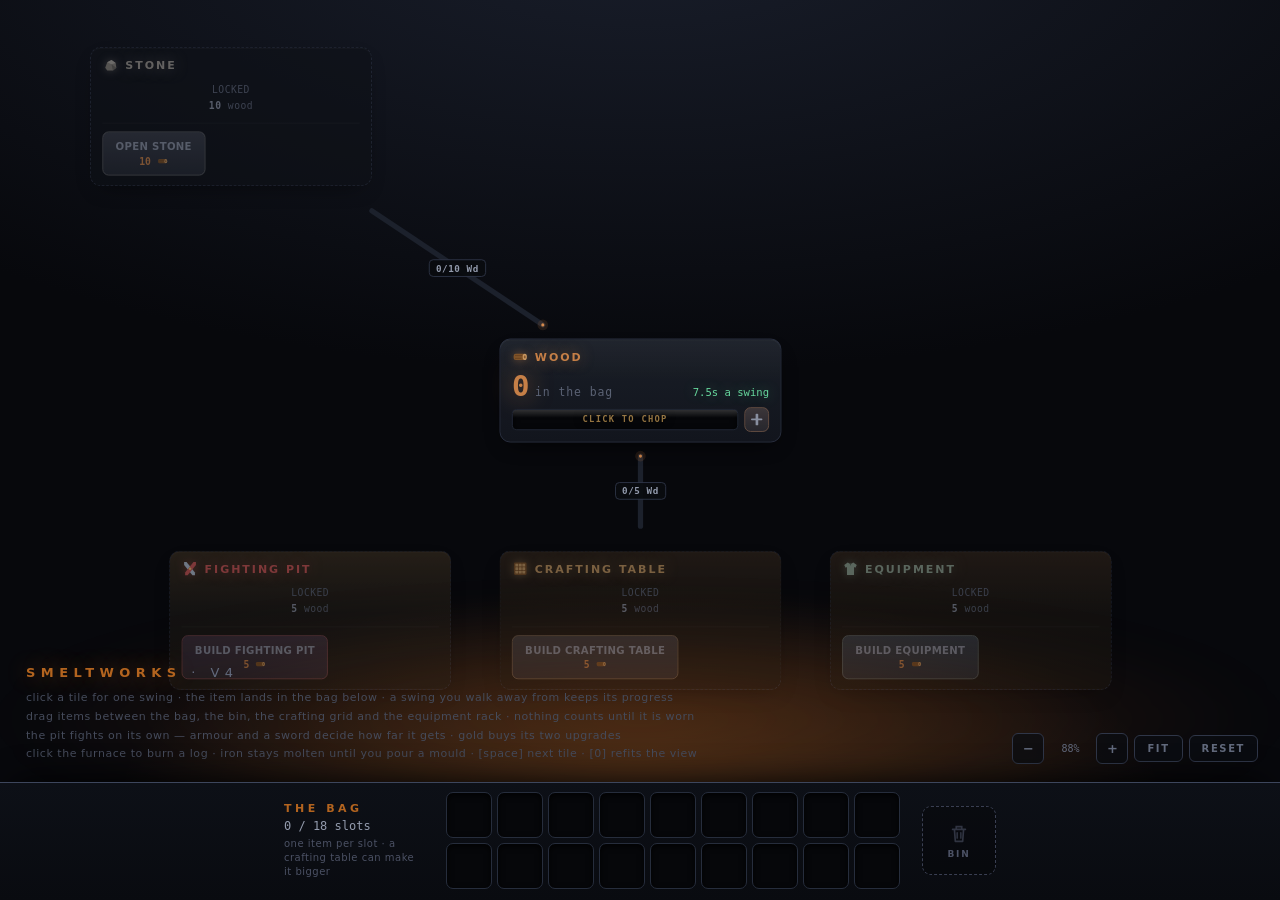
<file: v4.html>
<!DOCTYPE html>
<html lang="en">
<head>
<meta charset="utf-8">
<meta name="viewport" content="width=device-width,initial-scale=1">
<title>Smeltworks v4</title>
<style>
  :root {
    --bg: #07080c;
    --panel2: #1d222e;
    --panel3: #262c3b;
    --line: #2f3648;
    --line2: #3d465c;
    --text: #e6ebf5;
    --dim: #939bad;
    --dimmer: #626a7d;
    --ember: #ff9a3c;
    --ember-hot: #ffc76b;
    --ember-dim: #b3641f;
    --good: #6ee7a8;
    --bad: #ef6b6b;
    --font: 'Segoe UI', system-ui, -apple-system, sans-serif;
    --mono: 'Cascadia Mono', 'Consolas', monospace;

    --bar-w: 320px;
    --amt-size: 33px;
    --slot: 46px;      /* an inventory slot, in screen pixels — never zoomed */
    --cell: 40px;      /* a crafting cell, in world units — zoomed with the map */
  }

  * { box-sizing: border-box; }

  html, body {
    margin: 0; height: 100%; overflow: hidden;
    background: var(--bg); color: var(--text);
    font-family: var(--font); font-size: 15px;
    user-select: none; -webkit-user-select: none;
  }
  /* the map on top, the bag pinned along the bottom */
  body { display: flex; flex-direction: column; }

  /* ================= forge (the viewport) ================= */

  #forge {
    position: relative; flex: 1 1 auto; min-height: 0; width: 100%; overflow: hidden;
    cursor: grab; touch-action: none;
    background:
      radial-gradient(60% 40% at 50% 102%, rgba(255,154,60,.20), transparent 68%),
      radial-gradient(110% 80% at 50% -10%, #191e2b, var(--bg) 72%);
  }
  #forge.grabbing { cursor: grabbing; }
  #forge::after {
    content: ''; position: absolute; left: -20%; right: -20%; bottom: -12%; height: 40%;
    background: radial-gradient(closest-side, rgba(255,120,30,.18), transparent 72%);
    filter: blur(26px); animation: haze 7s ease-in-out infinite; pointer-events: none;
  }
  @keyframes haze {
    0%,100% { transform: scaleY(1) translateY(0); opacity: .75; }
    50%     { transform: scaleY(1.22) translateY(-10px); opacity: 1; }
  }

  /* ================= world (the pannable, zoomable map) ================= */

  #world { position: absolute; left: 0; top: 0; transform-origin: 0 0; }

  #embers { position: absolute; inset: 0; pointer-events: none; overflow: hidden; }
  .ember {
    position: absolute; bottom: -20px; border-radius: 50%;
    background: var(--ember); filter: blur(1px); animation: emberUp linear infinite;
  }
  @keyframes emberUp {
    0%   { transform: translate(0,0) scale(.5); opacity: 0; }
    12%  { opacity: .85; }
    70%  { opacity: .5; }
    100% { transform: translate(var(--drift), -104vh) scale(1.15); opacity: 0; }
  }

  /* One column, so however many lines the hint wraps to it can never end up
     underneath the title. */
  #corner {
    position: absolute; bottom: 18px; left: 26px; z-index: 3;
    display: flex; flex-direction: column; gap: 9px;
    max-width: min(720px, calc(100% - 320px)); pointer-events: none;
  }
  #title {
    font-size: 13px; letter-spacing: .42em; text-transform: uppercase; color: var(--dimmer);
  }
  #title b { color: var(--ember-dim); letter-spacing: .42em; text-shadow: 0 0 22px rgba(255,154,60,.45); }
  #hint { font-size: 11px; color: #454b5b; letter-spacing: .05em; line-height: 1.7; }
  @media (max-width: 720px) { #hint { display: none; } }

  #camui {
    position: absolute; bottom: 18px; right: 22px; z-index: 25;
    display: flex; gap: 6px; align-items: center;
  }
  #camui button {
    font-size: 10px; font-weight: 600; letter-spacing: .16em; text-transform: uppercase;
    background: rgba(10,13,19,.7); border: 1px solid var(--line); color: var(--dimmer);
    border-radius: 6px; padding: 7px 12px; cursor: pointer; font-family: var(--font);
    transition: all .13s;
  }
  #camui button:hover { border-color: var(--line2); color: var(--dim); }
  #camui .zbtn { width: 32px; padding: 7px 0; text-align: center; font-size: 13px; letter-spacing: 0; }
  #camui #zlevel {
    font-family: var(--mono); font-size: 10px; color: var(--dimmer);
    min-width: 40px; text-align: center;
  }
  #camui #btn-reset:hover { border-color: var(--bad); color: var(--bad); }

  /* ================= links ================= */

  #arc { position: absolute; inset: 0; width: 100%; height: 100%; pointer-events: none; z-index: 1; }
  .lbase { fill: none; stroke: #1c212c; stroke-width: 6; stroke-linecap: round; }
  .lglow {
    fill: none; stroke: var(--lc); stroke-width: 12; stroke-linecap: round;
    opacity: .13; transition: stroke-dasharray .16s linear;
  }
  .lfill {
    fill: none; stroke: var(--lc); stroke-width: 3.5; stroke-linecap: round;
    transition: stroke-dasharray .16s linear;
  }
  .link.lit .lglow { stroke-width: 20; animation: glowPulse 1.25s ease-in-out infinite; }
  .link.lit .lfill { stroke-width: 5.5; animation: linkPulse 1.25s ease-in-out infinite; }
  @keyframes linkPulse { 0%,100% { opacity: .72; } 50% { opacity: 1; } }
  @keyframes glowPulse { 0%,100% { opacity: .20; } 50% { opacity: .42; } }
  .link.feed .lbase { stroke-dasharray: 11 10; stroke-width: 5; }
  .link.feed .lfill { stroke-width: 3; }
  .link.done { opacity: .3; }
  .link.done .lfill { stroke-width: 2.5; }
  .link.done .lglow { opacity: 0; }
  .link.dormant { opacity: .34; }
  .link.dormant .lglow { opacity: 0; }

  #linklabels { position: absolute; inset: 0; pointer-events: none; z-index: 2; }
  .llabel {
    position: absolute; transform: translate(-50%, -50%);
    font-family: var(--mono); font-size: 10.5px; font-weight: 600; letter-spacing: .06em;
    padding: 3px 7px; border-radius: 5px; white-space: nowrap;
    background: rgba(9,11,16,.92); border: 1px solid var(--line); color: var(--dim);
    transition: opacity .2s;
  }
  .llabel.ready {
    color: #0c0f15; background: var(--lc); border-color: var(--lc);
    box-shadow: 0 0 18px -2px var(--lc); animation: linkPulse 1.25s ease-in-out infinite;
  }
  .llabel.gone { opacity: 0; }

  /* ================= ore tile ================= */

  .ore {
    position: absolute; z-index: 4;
    width: var(--bar-w); transform: translate(-50%, -50%);
    padding: 10px 13px 11px;
    border: 1px solid var(--line); border-radius: 12px;
    background:
      linear-gradient(180deg, rgba(255,255,255,.035), transparent 40%),
      linear-gradient(180deg, #1b2029, #14171f);
    box-shadow: 0 10px 26px -12px #000, inset 0 1px 0 rgba(255,255,255,.05);
    transition: border-color .18s, box-shadow .18s, transform .14s, opacity .25s;
  }
  .ore:not(.run) { opacity: .92; }
  .ore.run { z-index: 5; border-color: color-mix(in srgb, var(--ore) 70%, var(--line)); }
  .ore.locked { opacity: .55; background: #0e1117; border-style: dashed; }
  .ore.ready {
    opacity: .96; border-style: solid; border-color: var(--ore);
    box-shadow: 0 0 34px -10px var(--ore), 0 10px 26px -14px #000;
    animation: readyPulse 1.6s ease-in-out infinite;
  }
  @keyframes readyPulse {
    0%,100% { box-shadow: 0 0 40px -14px var(--ore), 0 14px 30px -14px #000; }
    50%     { box-shadow: 0 0 62px -6px  var(--ore), 0 14px 30px -14px #000; }
  }
  .ore.facility {
    background:
      linear-gradient(180deg, rgba(243,173,85,.12), transparent 45%),
      linear-gradient(180deg, #25201a, #161513);
  }
  .ore.facility.hot {
    border-color: var(--ore);
    box-shadow: 0 0 32px -10px var(--ore), 0 12px 28px -14px #000;
  }
  .ore.bench {
    background:
      linear-gradient(180deg, rgba(214,138,76,.10), transparent 45%),
      linear-gradient(180deg, #221c16, #151310);
  }
  .ore.worked {
    opacity: 1; border-color: var(--ember);
    box-shadow: 0 0 34px -8px var(--ember), 0 12px 28px -14px #000;
    animation: workedPulse 1.9s ease-in-out infinite;
  }
  @keyframes workedPulse {
    0%,100% { box-shadow: 0 0 30px -10px var(--ember), 0 12px 28px -14px #000; }
    50%     { box-shadow: 0 0 52px -4px  var(--ember), 0 12px 28px -14px #000; }
  }
  .tag.work {
    background: rgba(255,154,60,.16); color: var(--ember-hot);
    border-color: rgba(255,154,60,.45); box-shadow: 0 0 12px -3px var(--ember);
  }
  .ore.facility .fill {
    background: linear-gradient(90deg, #48250f, #d96820 55%, #ffd26b);
  }
  .ore.pop { animation: pop .40s ease-out; }
  @keyframes pop {
    0%   { box-shadow: 0 10px 26px -12px #000, inset 0 1px 0 rgba(255,255,255,.05); }
    26%  { box-shadow: 0 0 40px -6px var(--ore), 0 10px 26px -12px #000,
                       inset 0 1px 0 rgba(255,255,255,.30); }
    100% { box-shadow: 0 10px 26px -12px #000, inset 0 1px 0 rgba(255,255,255,.05); }
  }
  .ore.appear { animation: appear .55s cubic-bezier(.2,.9,.3,1); }
  @keyframes appear {
    0%   { opacity: 0; transform: translate(-50%,-50%) scale(.84); }
    55%  { opacity: 1; }
    100% { opacity: .92; transform: translate(-50%,-50%) scale(1); }
  }
  .ore.hit { animation: hit .34s ease-out; }
  @keyframes hit {
    0%   { box-shadow: 0 0 0 0 color-mix(in srgb, var(--ore) 60%, transparent),
                       0 10px 26px -12px #000; }
    100% { box-shadow: 0 0 0 14px transparent, 0 10px 26px -12px #000; }
  }

  .obody { cursor: pointer; }
  .obody:hover .ore-name { text-shadow: 0 0 22px var(--ore); }
  .ore.passive .obody { cursor: inherit; }

  .ore-head { display: flex; align-items: center; gap: 7px; margin-bottom: 7px; }
  .ore-name {
    font-weight: 700; letter-spacing: .18em; text-transform: uppercase;
    color: var(--ore); font-size: 12.5px;
    text-shadow: 0 0 16px color-mix(in srgb, var(--ore) 55%, transparent);
  }
  .ore-tags { margin-left: auto; display: flex; gap: 5px; }
  .tag {
    font-size: 9px; font-weight: 600; letter-spacing: .1em;
    padding: 2px 5px; border-radius: 4px;
    background: #262d3c; color: var(--dim); border: 1px solid #333c4f;
  }
  .tag.on {
    background: rgba(110,231,168,.14); color: var(--good);
    border-color: rgba(110,231,168,.38); box-shadow: 0 0 12px -4px var(--good);
  }
  .tag.cold {
    background: rgba(95,120,160,.14); color: #7f93b4; border-color: rgba(95,120,160,.4);
  }

  .amt { display: flex; align-items: baseline; gap: 7px; margin-bottom: 8px; }
  .amt .cur {
    font-family: var(--mono); font-size: var(--amt-size); font-weight: 700;
    line-height: 1; letter-spacing: -.02em; color: var(--ore);
    text-shadow: 0 0 26px color-mix(in srgb, var(--ore) 60%, transparent);
  }
  .amt .capv { font-family: var(--mono); font-size: 13px; color: var(--dimmer); letter-spacing: .08em; }
  .amt .rate {
    margin-left: auto; font-family: var(--mono); font-size: 12px;
    color: var(--good); text-shadow: 0 0 14px rgba(110,231,168,.45);
  }
  .amt .rate.neg { color: var(--dimmer); text-shadow: none; }

  .trackrow { display: flex; align-items: center; gap: 7px; }
  .trackrow .track { flex: 1 1 auto; min-width: 0; }
  .cur.tick { animation: tick .34s ease-out; }
  @keyframes tick {
    0%   { color: var(--ore); text-shadow: 0 0 26px color-mix(in srgb, var(--ore) 60%, transparent); }
    20%  { color: #fff;       text-shadow: 0 0 12px #fff, 0 0 38px var(--ore); }
    100% { color: var(--ore); text-shadow: 0 0 26px color-mix(in srgb, var(--ore) 60%, transparent); }
  }
  .ore.full .cur { color: var(--ember-hot); animation: fullPulse 1.1s ease-in-out infinite; }
  @keyframes fullPulse { 0%,100% { opacity: 1; } 50% { opacity: .55; } }

  .track {
    position: relative; height: 24px; border-radius: 5px;
    background: #06070a; border: 1px solid #262d3c; overflow: hidden;
    box-shadow: inset 0 2px 7px rgba(0,0,0,.85);
  }
  .fill {
    position: absolute; inset: 0 auto 0 0; width: 0%;
    background:
      linear-gradient(100deg,
        color-mix(in srgb, var(--ore) 30%, #000) 0%, var(--ore) 42%,
        color-mix(in srgb, var(--ore) 55%, #fff) 52%, var(--ore) 62%,
        color-mix(in srgb, var(--ore) 30%, #000) 100%);
    background-size: 260% 100%; animation: molten 3.4s linear infinite;
    box-shadow: 0 0 18px -3px var(--ore); transition: width .14s linear;
  }
  @keyframes molten { from { background-position: 160% 0; } to { background-position: -100% 0; } }
  .gloss {
    position: absolute; inset: 0 0 auto 0; height: 45%;
    background: linear-gradient(180deg, rgba(255,255,255,.20), transparent); pointer-events: none;
  }
  .tstatus {
    position: absolute; inset: 0; display: flex; align-items: center; justify-content: center;
    font-family: var(--mono); font-size: 10px; font-weight: 700; letter-spacing: .14em;
    color: rgba(255,255,255,.92); text-shadow: 0 1px 5px #000, 0 0 12px #000;
    pointer-events: none; opacity: .62; transition: opacity .2s;
  }
  .obody:hover .tstatus, .ore.run .tstatus { opacity: 1; }
  .tstatus.go { color: var(--ember-hot); animation: fullPulse 1.3s ease-in-out infinite; }
  .tstatus.cold { color: #8fa6c8; }
  .tstatus.stuck { color: var(--bad); }

  .cycbar {
    height: 6px; margin-top: 5px; border-radius: 3px; overflow: hidden;
    background: #06070a; border: 1px solid #1f2532;
  }
  .cyc {
    height: 100%; width: 0%;
    background: linear-gradient(90deg, var(--ember-dim), var(--ember-hot));
    box-shadow: 0 0 10px var(--ember);
    opacity: 0; transition: opacity .2s;
  }
  .cyc.on { opacity: 1; }
  /* the pit puts your own health on this rail instead of a cycle */
  .cyc.hp { background: linear-gradient(90deg, #2f7d4f, #6ee7a8); box-shadow: 0 0 10px rgba(110,231,168,.5); }
  .cyc.hp.low { background: linear-gradient(90deg, #7d2f2f, #ef6b6b); box-shadow: 0 0 10px rgba(239,107,107,.55); }
  .ore.combat.down { border-color: var(--bad); box-shadow: 0 0 30px -10px var(--bad), 0 12px 28px -14px #000; }
  .cyc.burn {
    background: linear-gradient(90deg, #d96820, #fff0c0);
    box-shadow: 0 0 14px var(--ember-hot);
  }
  .cyc.cool {
    background: linear-gradient(90deg, #2b3546, #55627d);
    box-shadow: none;
  }
  .cyc.auto {
    background: linear-gradient(90deg, #2f6e4c, var(--good));
    box-shadow: 0 0 10px rgba(110,231,168,.5);
  }

  /* ---- the casting bench ---- */
  .mrow { display: flex; align-items: center; gap: 7px; margin-top: 7px; }
  .moulds { flex: 1 1 auto; min-width: 0; display: flex; flex-wrap: wrap; gap: 5px; }
  .mould {
    flex: 1 1 26px; min-width: 26px; height: 30px; padding: 0;
    position: relative; overflow: hidden;
    border: 1px solid #2b3242; border-radius: 6px;
    background: linear-gradient(180deg, #0f1219, #080a0f);
    box-shadow: inset 0 2px 6px rgba(0,0,0,.8);
    cursor: pointer; font-family: var(--mono);
    transition: border-color .14s, box-shadow .14s, opacity .14s, transform .1s;
  }
  .mcool { position: absolute; inset: 0 auto 0 0; width: 0%;
           background: linear-gradient(180deg, #46536b, #2b3546);
           transition: width .12s linear; }
  .mhot { position: absolute; inset: 0;
          background: linear-gradient(180deg, #ffb457, #d1610f);
          box-shadow: 0 0 12px var(--ember); transition: opacity .12s linear; }
  .msym {
    position: absolute; inset: 0; z-index: 2;
    display: flex; align-items: center; justify-content: center;
    font-size: 8.5px; font-weight: 700; letter-spacing: .06em;
    color: var(--dimmer); text-shadow: 0 1px 3px #000;
  }
  .mould.empty:hover { border-color: var(--ore); box-shadow: 0 0 14px -5px var(--ore); }
  .mould.empty:hover .msym { color: var(--ore); }
  .mould.empty.no { opacity: .38; cursor: default; }
  .mould.cool { cursor: default; border-color: #3d4557; }
  .mould.cool .msym { color: #f0e0c8; }
  .mould.ready {
    border-color: var(--ore);
    background: linear-gradient(180deg,
      color-mix(in srgb, var(--ore) 62%, #000),
      color-mix(in srgb, var(--ore) 26%, #000));
    animation: mready 1.2s ease-in-out infinite;
  }
  .mould.ready .msym { color: #10131a; text-shadow: none; }
  .mould.ready.no { animation: none; opacity: .55; cursor: default; }
  @keyframes mready {
    0%,100% { box-shadow: 0 0 12px -5px var(--ore), inset 0 1px 0 rgba(255,255,255,.22); }
    50%     { box-shadow: 0 0 24px -2px var(--ore), inset 0 1px 0 rgba(255,255,255,.34); }
  }
  .mould:active:not(.cool):not(.no) { transform: scale(.94); }

  .lockmsg {
    font-family: var(--mono); font-size: 11px; color: var(--dimmer);
    text-align: center; letter-spacing: .05em; line-height: 1.65; padding: 3px 0 1px;
  }
  .lockmsg b { color: var(--dim); font-weight: 600; }

  .float {
    position: absolute; z-index: 30; pointer-events: none;
    font-family: var(--mono); font-size: 22px; font-weight: 700;
    text-shadow: 0 0 20px currentColor, 0 2px 6px #000;
    animation: rise 1.05s cubic-bezier(.2,.7,.3,1) forwards;
  }
  @keyframes rise {
    0%   { opacity: 0; transform: translate(-50%, 6px)   scale(.7); }
    18%  { opacity: 1; transform: translate(-50%, -6px)  scale(1.14); }
    100% { opacity: 0; transform: translate(-50%, -74px) scale(1); }
  }

  /* ================= items, slots, the bag ================= */

  /* One slot, one item. The same box is used in the bag (screen space) and on
     the crafting table (world space) — only the size differs. */
  .slot, .ccell, .cout, .eslot {
    position: relative; width: var(--slot); height: var(--slot);
    border-radius: 7px; background: #06070a; border: 1px solid #262d3c;
    box-shadow: inset 0 2px 6px rgba(0,0,0,.8);
    touch-action: none;
    transition: border-color .12s, box-shadow .12s;
  }
  .slot.over, .ccell.over, .eslot.over {
    border-color: var(--ember);
    box-shadow: 0 0 14px -3px var(--ember), inset 0 2px 6px rgba(0,0,0,.8);
  }
  .slot.got { animation: got .5s ease-out; }
  @keyframes got {
    0%   { border-color: #fff; box-shadow: 0 0 18px -2px #fff, inset 0 2px 6px rgba(0,0,0,.8); }
    100% { border-color: #262d3c; box-shadow: inset 0 2px 6px rgba(0,0,0,.8); }
  }
  .item {
    position: absolute; inset: 4px; border-radius: 5px;
    display: flex; align-items: center; justify-content: center;
    font-family: var(--mono); font-weight: 800; font-size: 12px; letter-spacing: .02em;
    color: #0b0d12; cursor: grab;
    background: linear-gradient(160deg,
      color-mix(in srgb, var(--ic) 30%, #1a1f2a) 0%,
      color-mix(in srgb, var(--ic) 14%, #10131a) 100%);
    border: 1px solid color-mix(in srgb, var(--ic) 55%, transparent);
    box-shadow: 0 2px 6px -2px #000, inset 0 1px 0 rgba(255,255,255,.12), 0 0 12px -6px var(--ic);
  }
  .item svg { width: 80%; height: 80%; display: block; filter: drop-shadow(0 1px 1px rgba(0,0,0,.6)); }
  .item.tool { border: 1.5px solid rgba(255,255,255,.55); font-size: 11px; }
  .item.no { opacity: .35; cursor: default; }
  .oicon { display: inline-flex; flex: none; }
  .oicon svg { width: 19px; height: 19px; display: block; filter: drop-shadow(0 0 5px color-mix(in srgb, var(--ore) 50%, transparent)); }
  /* the equipment rack: one slot per kind of tool, labelled underneath */
  /* nine slots now, so they lay out on a grid: armour and main hand across the
     top, off hand and the three tools beneath */
  .erow { display: grid; grid-template-columns: repeat(5, auto); justify-content: center;
          gap: 8px 10px; margin-top: 4px; }
  .eslot { width: var(--cell); height: var(--cell); }
  .eslot .item { inset: 3px; }
  .eslot.over { border-color: var(--ember); box-shadow: 0 0 14px -3px var(--ember), inset 0 2px 6px rgba(0,0,0,.8); }
  .eslot.bad.over { border-color: var(--bad); box-shadow: 0 0 14px -3px var(--bad), inset 0 2px 6px rgba(0,0,0,.8); }
  .eslot.src .item { opacity: .28; }
  .eghost { position: absolute; inset: 6px; opacity: .22; pointer-events: none; }
  .eghost svg { width: 100%; height: 100%; display: block; }
  .ewrap { display: flex; flex-direction: column; align-items: center; gap: 4px; }
  .elabel { font-family: var(--mono); font-size: 9px; letter-spacing: .16em; color: var(--dimmer); }
  .ewrap.on .elabel { color: var(--good); }
  .pcell svg { width: 78%; height: 78%; }
  .ucost svg, #upop .pc svg { width: 13px; height: 13px; vertical-align: -2px; display: inline-block; }
  #trash svg { width: 22px; height: 22px; display: block; opacity: .6; }
  #trash.over svg { opacity: 1; }

  /* the item card: hover an item for a moment and it says what it is */
  #itip {
    position: fixed; z-index: 210; width: 240px; pointer-events: none;
    padding: 12px 14px; border-radius: 10px;
    background: rgba(9,12,18,.975);
    -webkit-backdrop-filter: blur(10px); backdrop-filter: blur(10px);
    border: 1px solid var(--line2); box-shadow: 0 18px 40px -16px #000;
    display: none;
  }
  #itip.show { display: block; }
  #itip .ih { display: flex; align-items: center; gap: 9px; }
  #itip .ih svg { width: 26px; height: 26px; flex: none; }
  #itip .in { font-size: 15px; font-weight: 700; color: var(--ic); }
  #itip .ik { font-family: var(--mono); font-size: 9.5px; letter-spacing: .16em; color: var(--dimmer); margin-top: 1px; }
  #itip .id { font-size: 12.5px; color: var(--dim); margin-top: 8px; line-height: 1.45; }
  #itip .is { margin-top: 9px; padding-top: 8px; border-top: 1px solid rgba(255,255,255,.07); }
  #itip .is .sh { font-family: var(--mono); font-size: 9.5px; letter-spacing: .18em; color: var(--dimmer); margin-bottom: 4px; }
  #itip .is .sl { font-family: var(--mono); font-size: 12px; color: var(--text); display: flex; justify-content: space-between; gap: 8px; }
  #itip .is .sl b { color: var(--good); font-weight: 700; }
  #itip .is .sl.off b { color: var(--dimmer); }
  #itip .is .sn { font-family: var(--mono); font-size: 11px; color: var(--dimmer); font-style: italic; }
  .slot.src .item, .ccell.src .item { opacity: .28; }
  .item:active { cursor: grabbing; }

  #ghost {
    position: fixed; z-index: 200; pointer-events: none;
    width: var(--slot); height: var(--slot);
    transform: translate(-50%, -50%) scale(1.1) rotate(-3deg);
    display: none;
  }
  #ghost.show { display: block; }
  #ghost .item { inset: 2px; box-shadow: 0 14px 24px -8px #000, inset 0 1px 0 rgba(255,255,255,.4); }

  #invbar {
    flex: none; position: relative; z-index: 30;
    display: flex; align-items: center; justify-content: center; gap: 22px;
    padding: 9px 18px 11px;
    background: linear-gradient(180deg, #0d1017, #090b10);
    border-top: 1px solid var(--line2);
    box-shadow: 0 -14px 34px -16px #000;
  }
  #invinfo { display: flex; flex-direction: column; gap: 4px; min-width: 120px; }
  #invinfo .l1 { font-size: 11px; letter-spacing: .32em; text-transform: uppercase; color: var(--dimmer); }
  #invinfo .l1 b { color: var(--ember-dim); letter-spacing: .32em; }
  #invinfo .l2 { font-family: var(--mono); font-size: 12px; color: var(--dim); }
  #invinfo .l2.full { color: var(--bad); }
  #invinfo .l3 { font-size: 10px; color: #4b5164; letter-spacing: .05em; line-height: 1.4; max-width: 140px; }
  #invgrid { display: grid; grid-template-columns: repeat(9, var(--slot)); gap: 5px; }

  #trash {
    width: 74px; height: calc(var(--slot) * 1.5); border-radius: 9px;
    border: 1px dashed #3a3f52; color: #4b5164; background: rgba(0,0,0,.25);
    display: flex; flex-direction: column; align-items: center; justify-content: center; gap: 4px;
    font-size: 9px; letter-spacing: .2em; text-transform: uppercase; font-weight: 600;
    transition: all .12s;
  }
  #trash .tico { line-height: 1; }
  #trash.armed { border-color: #5a4040; color: #8a5a5a; }
  #trash.over {
    border-style: solid; border-color: var(--bad); color: var(--bad);
    background: rgba(239,107,107,.14); box-shadow: 0 0 20px -4px var(--bad);
  }

  /* ---- the crafting table ---- */
  .crow { display: flex; align-items: center; justify-content: center; gap: 12px; margin-top: 4px; }
  .cgrid { display: grid; grid-template-columns: repeat(3, var(--cell)); gap: 4px; }
  .ccell, .cout { width: var(--cell); height: var(--cell); }
  .ccell .item, .cout .item { inset: 3px; font-size: 11px; }
  .carrow { font-size: 22px; color: var(--dimmer); font-family: var(--mono); }
  .carrow.go { color: var(--ember-hot); text-shadow: 0 0 14px var(--ember); animation: fullPulse 1.3s ease-in-out infinite; }
  .cout { width: calc(var(--cell) * 1.25); height: calc(var(--cell) * 1.25); border-color: #3a3325; }
  .cout .item { inset: 4px; font-size: 13px; }
  .cout.has { border-color: var(--ore); box-shadow: 0 0 18px -5px var(--ore), inset 0 2px 6px rgba(0,0,0,.8); }
  .cstat {
    margin-top: 8px; text-align: center;
    font-family: var(--mono); font-size: 10px; font-weight: 700; letter-spacing: .14em;
    color: var(--dim); min-height: 13px;
  }
  .cstat.go { color: var(--ember-hot); }
  /* The book is a palette of icons, not a list of names — it has to stay the
     same height whether there are seven recipes or twenty. The name and the
     pattern both live on the hover card. */
  .rbook { display: grid; grid-template-columns: repeat(7, auto); justify-content: center;
           gap: 4px; margin-top: 8px; padding-top: 8px;
           border-top: 1px solid rgba(255,255,255,.06); }
  .rbtn {
    --rc: var(--line2);
    width: 30px; height: 30px; padding: 3px;
    border-radius: 6px; border: 1px solid var(--line);
    background: rgba(255,255,255,.03);
    color: var(--dim); cursor: pointer; transition: all .12s;
    display: flex; align-items: center; justify-content: center;
  }
  .rbtn svg { width: 100%; height: 100%; display: block; opacity: .62; transition: opacity .12s; }
  .rbtn:hover { border-color: var(--rc); background: rgba(255,255,255,.07); }
  .rbtn:hover svg { opacity: 1; }
  .rbtn.can { border-color: rgba(110,231,168,.5); background: rgba(110,231,168,.08); }
  .rbtn.can svg { opacity: 1; }
  .rbtn.made { opacity: .55; }

  /* a recipe pattern drawn inside the hover card */
  .pgrid { display: grid; grid-template-columns: repeat(3, 30px); gap: 3px; margin: 10px 0 4px; }
  .pcell {
    width: 30px; height: 30px; border-radius: 5px; background: #06070a; border: 1px solid #262d3c;
    display: flex; align-items: center; justify-content: center;
    font-family: var(--mono); font-size: 10px; font-weight: 800; color: #0b0d12;
  }
  .pcell.has { background: color-mix(in srgb, var(--ic) 22%, #141821); border-color: color-mix(in srgb, var(--ic) 55%, transparent); }

  /* ========== upgrades ========== */

  .ustrip {
    display: flex; flex-wrap: wrap; gap: 4px;
    margin-top: 9px; padding-top: 9px;
    border-top: 1px solid rgba(255,255,255,.06);
  }
  .uslot { display: inline-flex; align-items: center; flex: none; }

  .utext {
    --uc: var(--line2);
    position: relative; display: block; width: 100%;
    padding: 8px 12px; margin: 0;
    border: 1px solid color-mix(in srgb, var(--uc) 42%, var(--line));
    border-radius: 8px;
    background:
      linear-gradient(180deg,
        color-mix(in srgb, var(--uc) 15%, var(--panel3)),
        color-mix(in srgb, var(--uc) 7%,  var(--panel2)));
    text-align: left; font-family: var(--mono);
    font-size: 11px; letter-spacing: .04em; line-height: 1.2;
    color: var(--dim); cursor: pointer;
    transition: border-color .13s, box-shadow .13s, color .13s, opacity .13s, transform .1s;
  }
  .ulabel { position: relative; z-index: 2; }
  .utext.can {
    border-color: var(--uc); color: color-mix(in srgb, var(--uc) 78%, #fff);
    box-shadow: 0 0 15px -3px var(--uc), inset 0 0 14px -9px var(--uc);
  }
  .utext:hover:not(.max) {
    border-color: var(--uc); color: color-mix(in srgb, var(--uc) 78%, #fff);
    box-shadow: 0 0 20px -4px var(--uc);
  }
  .utext:active:not(.max) { transform: scale(.985); }
  .utext.gated { opacity: .45; }
  .utext.max { opacity: .35; cursor: default; border-style: dashed; }

  .ubtn {
    --uc: var(--line2);
    position: relative; flex: none;
    width: 28px; height: 28px; padding: 0;
    border: 1px solid color-mix(in srgb, var(--uc) 42%, var(--line));
    border-radius: 7px;
    background:
      linear-gradient(180deg,
        color-mix(in srgb, var(--uc) 15%, var(--panel3)),
        color-mix(in srgb, var(--uc) 7%,  var(--panel2)));
    color: var(--dim); cursor: pointer; font-family: var(--font);
    transition: border-color .13s, box-shadow .13s, color .13s, opacity .13s, transform .1s;
  }
  .uplus { position: absolute; inset: 0; z-index: 2; }
  .uplus::before, .uplus::after {
    content: ''; position: absolute; left: 50%; top: 50%;
    background: currentColor; border-radius: 1px;
    transform: translate(-50%, -50%);
  }
  .uplus::before { width: 13px; height: 2.5px; }
  .uplus::after  { width: 2.5px; height: 13px; }

  .uring { position: absolute; inset: 0; width: 100%; height: 100%; overflow: visible;
           pointer-events: none; z-index: 3; }
  .uringbar {
    fill: none; stroke: var(--uc); stroke-width: 2; stroke-linecap: butt;
    transition: stroke-dasharray .18s linear;
  }
  .ubtn.can .uringbar { stroke-width: 2.5; }
  .ubtn.can {
    border-color: var(--uc);
    color: color-mix(in srgb, var(--uc) 72%, #fff);
    box-shadow: 0 0 15px -3px var(--uc), inset 0 0 12px -8px var(--uc);
  }
  .ubtn:hover:not(.max) {
    border-color: var(--uc); color: color-mix(in srgb, var(--uc) 72%, #fff);
    box-shadow: 0 0 20px -4px var(--uc);
  }
  .ubtn:active:not(.max) { transform: scale(.9); }
  .ubtn.gated { opacity: .45; }
  .ubtn.max { opacity: .3; cursor: default; border-style: dashed; }
  .ubtn.max .uringbar, .utext.max .uringbar { display: none; }

  .utile {
    --uc: var(--line2);
    position: relative; flex: none;
    width: 46px; min-height: 50px; padding: 4px 3px 3px;
    border: 1px solid color-mix(in srgb, var(--uc) 45%, var(--line));
    border-radius: 7px;
    background:
      linear-gradient(180deg,
        color-mix(in srgb, var(--uc) 15%, var(--panel3)),
        color-mix(in srgb, var(--uc) 7%,  var(--panel2)));
    color: var(--dim); cursor: pointer; font-family: var(--font);
    display: flex; flex-direction: column; align-items: center; justify-content: center; gap: 3px;
    transition: border-color .13s, transform .1s, box-shadow .13s, color .13s, opacity .13s;
  }
  .utile.wide { width: auto; padding: 6px 14px 5px; }
  .usym { position: relative; z-index: 2; font-size: 11.5px; font-weight: 800; letter-spacing: .03em; line-height: 1; }
  .ucost {
    position: relative; z-index: 2;
    font-family: var(--mono); font-size: 10.5px; font-weight: 700; line-height: 1;
    color: var(--pricec, var(--dimmer)); white-space: nowrap;
  }
  .utile.wide .ucost { font-size: 11px; display: flex; gap: 8px; }
  .uprog { position: absolute; inset: 0; pointer-events: none; z-index: 3; }
  .uprog::before, .uprog::after {
    content: ''; position: absolute; left: 0; height: 2px; width: var(--p, 0%);
    background: var(--uc); box-shadow: 0 0 7px var(--uc);
    border-radius: 2px; transition: width .18s linear;
  }
  .uprog::before { top: -1px; }
  .uprog::after  { bottom: -1px; }
  .utile.can { border-color: var(--uc); color: color-mix(in srgb, var(--uc) 70%, #fff); box-shadow: 0 0 15px -3px var(--uc); }
  .utile.gated { opacity: .5; }
  .utile:hover:not(.max) {
    transform: translateY(-2px);
    border-color: var(--uc); color: color-mix(in srgb, var(--uc) 70%, #fff);
    box-shadow: 0 8px 16px -8px #000, 0 0 20px -5px var(--uc);
  }
  .utile:active:not(.max) { transform: translateY(0) scale(.94); }
  .utile.max { opacity: .38; cursor: default; border-style: dashed; }

  #upop {
    position: absolute; z-index: 40; width: 300px; pointer-events: none;
    padding: 15px 17px; border-radius: 12px;
    background: rgba(9,12,18,.975);
    -webkit-backdrop-filter: blur(10px); backdrop-filter: blur(10px);
    border: 1px solid var(--line2); box-shadow: 0 22px 50px -18px #000;
    opacity: 0; transition: opacity .12s;
  }
  #upop.show { opacity: 1; }
  #upop .pt { font-size: 18px; font-weight: 700; letter-spacing: .01em; line-height: 1.25; }
  #upop .pe { font-size: 15.5px; color: var(--text); margin-top: 9px; line-height: 1.5; }
  #upop .pe em { color: var(--ember); font-style: normal; font-weight: 700; }
  #upop .pe b { color: var(--ember-hot); font-weight: 700; }
  #upop .pd { font-size: 13.5px; color: var(--dim); margin-top: 9px; line-height: 1.45; }
  #upop .pc { display: flex; flex-wrap: wrap; gap: 7px; margin-top: 13px; font-family: var(--mono); font-size: 14px; }
  #upop .pc span {
    padding: 5px 10px; border-radius: 6px; border: 1px solid transparent;
    display: inline-flex; align-items: center; gap: 7px; font-weight: 600;
  }
  #upop .pc span::before {
    content: ''; width: 8px; height: 8px; border-radius: 50%;
    background: var(--c); box-shadow: 0 0 7px var(--c);
  }
  #upop .pc span.ok    { color: var(--text); background: #10141c; border-color: var(--line); }
  #upop .pc span.short { color: var(--bad); background: rgba(239,107,107,.10); border-color: rgba(239,107,107,.32); }

  /* the bag shrinks its slots before it ever overflows the window */
  @media (max-width: 900px) { #invbar { --slot: 40px; gap: 14px; } #invinfo .l3 { display: none; } }
  @media (max-width: 700px) { #invbar { --slot: 34px; gap: 10px; padding: 8px 10px 9px; } #invinfo { display: none; } #trash { width: 46px; } }
  @media (max-width: 520px) { #invbar { --slot: 28px; } #invgrid { gap: 3px; } }
</style>
</head>
<body>
<div id="forge">
  <div id="embers"></div>
  <div id="world">
    <svg id="arc"></svg>
    <div id="linklabels"></div>
  </div>
  <div id="corner">
    <div id="title"><b>SMELTWORKS</b> &middot; v4</div>
    <div id="hint">
      click a tile for one swing &middot; the item lands in the bag below &middot; a swing you walk away from keeps its progress<br>
      drag items between the bag, the bin, the crafting grid and the equipment rack &middot; nothing counts until it is worn<br>
      the pit fights on its own &mdash; armour and a sword decide how far it gets &middot; gold buys its two upgrades<br>
      click the furnace to burn a log &middot; iron stays molten until you pour a mould &middot; [space] next tile &middot; [0] refits the view
    </div>
  </div>
  <div id="camui">
    <button class="zbtn" id="cam-out" title="zoom out">&minus;</button>
    <span id="zlevel">100%</span>
    <button class="zbtn" id="cam-in" title="zoom in">+</button>
    <button id="cam-fit">fit</button>
    <button id="btn-reset">reset</button>
  </div>
  <div id="upop"></div>
</div>
<div id="invbar">
  <div id="invinfo">
    <div class="l1"><b>THE BAG</b></div>
    <div class="l2" id="invcount">0 / 18</div>
    <div class="l3" id="invnote">one item per slot &middot; craft a chest for another row</div>
  </div>
  <div id="invgrid"></div>
  <div id="trash"><span class="tico"><svg viewBox="0 0 24 24"><path d="M5 7h14M9 7V4h6v3" stroke="currentColor" stroke-width="1.8" fill="none" stroke-linecap="round"/><path d="M7 7l1 13h8l1-13" fill="none" stroke="currentColor" stroke-width="1.8" stroke-linejoin="round"/><path d="M10 10.5v6M14 10.5v6" stroke="currentColor" stroke-width="1.6" stroke-linecap="round"/></svg></span>BIN</div>
</div>
<div id="ghost"></div>
<div id="itip"></div>

<script>
'use strict';

/* =========================================================================
   ITEMS — everything that can sit in a slot
   ========================================================================= */

const ITEMS = {
  wood:       { name:'Wood',       sym:'Wd', color:'#d68a4c', desc:'A log. Fuel for the furnace, handles for tools.' },
  stone:      { name:'Stone',      sym:'St', color:'#a9a49b', desc:'A block. Builds the furnace, heads for stone tools.' },
  iron:       { name:'Molten Iron', sym:'Fe', color:'#c3d2e6', pooled:true,
                desc:'Poured by the furnace and kept molten in the crucible. Never carried — two of it fill a mould.' },
  bars:       { name:'Iron Bar',   sym:'Br', color:'#e6cdb8', desc:'A set bar from the moulds. Heads for iron tools.' },
  gold:       { name:'Gold',       sym:'Au', color:'#e8c35a', pooled:true,
                desc:'Taken off what you kill. Kept in the purse at the pit, never carried in the bag.' },
  chest:      { name:'Chest',      sym:'Ch', color:'#c9a24d', place:true,
                desc:'Placed the moment it is crafted: another row of nine slots in the bag.' },
  stone_axe:  { name:'Stone Axe',  sym:'Ax', color:'#b8b3aa', slot:'axe',  tool:{ wood:1.6 },
                desc:'Chops wood faster. Does nothing in the bag — put it on the rack.' },
  stone_pick: { name:'Stone Pick', sym:'Pk', color:'#b8b3aa', slot:'pick', tool:{ stone:1.6 },
                desc:'Quarries faster. Does nothing in the bag — put it on the rack.' },
  iron_axe:   { name:'Iron Axe',   sym:'Ax', color:'#dbe6f3', slot:'axe',  tool:{ wood:2.5 },
                desc:'Chops wood much faster. Does nothing in the bag — put it on the rack.' },
  iron_pick:  { name:'Iron Pick',  sym:'Pk', color:'#dbe6f3', slot:'pick', tool:{ stone:2.5 },
                desc:'Quarries much faster. Does nothing in the bag — put it on the rack.' },
  tongs:      { name:'Tongs',      sym:'Tg', color:'#c9b39d', slot:'tongs', tool:{ bars:1.6 },
                desc:'Moulds set faster. Does nothing in the bag — put them on the rack.' },

  /* ---- war gear. Armour soaks damage at the pit, a sword deals it. All of it
     is dead weight in the bag: it only counts once it is on the rack. ---- */
  wood_sword:  { name:'Wooden Sword', sym:'Sw', color:'#c08a4e', slot:'main', atk:2,
                 desc:'A shaped stave. <b>+2 attack</b> once it is in your main hand.' },
  iron_sword:  { name:'Iron Sword',   sym:'Sw', color:'#dbe6f3', slot:'main', atk:5,
                 desc:'Set bars ground to an edge. <b>+5 attack</b> once it is in your main hand.' },
  wood_helmet: { name:'Wooden Helmet', sym:'Hm', color:'#c08a4e', slot:'head',  armor:1,
                 desc:'<b>+1 armour</b> on the rack.' },
  wood_chest:  { name:'Wooden Chestplate', sym:'Cp', color:'#c08a4e', slot:'chest', armor:3,
                 desc:'<b>+3 armour</b> on the rack — the biggest single piece.' },
  wood_legs:   { name:'Wooden Leggings', sym:'Lg', color:'#c08a4e', slot:'legs',  armor:2,
                 desc:'<b>+2 armour</b> on the rack.' },
  wood_boots:  { name:'Wooden Boots', sym:'Bt', color:'#c08a4e', slot:'feet',  armor:1,
                 desc:'<b>+1 armour</b> on the rack.' },
  iron_helmet: { name:'Iron Helmet', sym:'Hm', color:'#dbe6f3', slot:'head',  armor:2,
                 desc:'<b>+2 armour</b> on the rack.' },
  iron_chest:  { name:'Iron Chestplate', sym:'Cp', color:'#dbe6f3', slot:'chest', armor:6,
                 desc:'<b>+6 armour</b> on the rack — the biggest single piece.' },
  iron_legs:   { name:'Iron Leggings', sym:'Lg', color:'#dbe6f3', slot:'legs',  armor:5,
                 desc:'<b>+5 armour</b> on the rack.' },
  iron_boots:  { name:'Iron Boots', sym:'Bt', color:'#dbe6f3', slot:'feet',  armor:2,
                 desc:'<b>+2 armour</b> on the rack.' },
  shield:      { name:'Shield', sym:'Sh', color:'#b08a5a', slot:'off', armor:3,
                 desc:'<b>+3 armour</b> in your off hand.' },
};
const KIND = { wood:'RESOURCE', stone:'RESOURCE', iron:'RESOURCE', bars:'RESOURCE', gold:'RESOURCE',
               chest:'FURNITURE', stone_axe:'TOOL · AXE', stone_pick:'TOOL · PICK', iron_axe:'TOOL · AXE',
               iron_pick:'TOOL · PICK', tongs:'TOOL · TONGS',
               wood_sword:'WEAPON', iron_sword:'WEAPON', shield:'ARMOUR · OFF HAND',
               wood_helmet:'ARMOUR · HEAD', wood_chest:'ARMOUR · CHEST',
               wood_legs:'ARMOUR · LEGS', wood_boots:'ARMOUR · FEET',
               iron_helmet:'ARMOUR · HEAD', iron_chest:'ARMOUR · CHEST',
               iron_legs:'ARMOUR · LEGS', iron_boots:'ARMOUR · FEET' };

/* The full rack: the six slots a body actually wears, plus the three tool
   slots this forge already ran on. An item only counts while it is in its own
   slot — armour and swords do nothing sat in the bag. */
const EQUIP_SLOTS = [
  { id:'head',  name:'HEAD',  hint:'a helmet' },
  { id:'chest', name:'CHEST', hint:'a chestplate' },
  { id:'legs',  name:'LEGS',  hint:'leggings' },
  { id:'feet',  name:'FEET',  hint:'boots' },
  { id:'main',  name:'MAIN',  hint:'a sword, for the pit' },
  { id:'off',   name:'OFF',   hint:'a shield' },
  { id:'axe',   name:'AXE',   hint:'an axe, for wood' },
  { id:'pick',  name:'PICK',  hint:'a pick, for stone' },
  { id:'tongs', name:'TONGS', hint:'tongs, for the moulds' },
];

/* ---- icons: every item and tile, drawn inline so nothing is fetched ---- */
function axeIcon(head, edge) {
  return '<svg viewBox="0 0 24 24"><path d="M5 20 L14.5 10.5" stroke="#8a5a2b" stroke-width="2.6" stroke-linecap="round"/>' +
         '<path d="M11 4 L19 4 C21.5 7 21.5 10.5 19 13.5 L12.5 10 Z" fill="' + head + '"/>' +
         '<path d="M19 4 C21.5 7 21.5 10.5 19 13.5 L18 12 C19.5 9.5 19.5 7.5 18 5.5 Z" fill="' + edge + '"/></svg>';
}
function pickIcon(head, edge) {
  return '<svg viewBox="0 0 24 24"><path d="M6 20.5 L12 7" stroke="#8a5a2b" stroke-width="2.6" stroke-linecap="round"/>' +
         '<path d="M3 10.5 Q12 0.5 21 10.5 Q12 6.5 3 10.5 Z" fill="' + head + '"/>' +
         '<path d="M3 10.5 Q12 0.5 21 10.5 Q20 8 12 4 Q4 8 3 10.5 Z" fill="' + edge + '" opacity=".7"/></svg>';
}
function tongsIcon(c, pin) {
  return '<svg viewBox="0 0 24 24"><path d="M5 3.5 L14 18 M19 3.5 L10 18" stroke="' + c + '" stroke-width="2.3" stroke-linecap="round"/>' +
         '<path d="M14 18 Q12 21.5 10 18" stroke="' + c + '" stroke-width="2.3" fill="none" stroke-linecap="round"/>' +
         (pin ? '<circle cx="12" cy="10.8" r="1.7" fill="' + pin + '"/>' : '') + '</svg>';
}
function helmIcon(a, b) {
  return '<svg viewBox="0 0 24 24"><path d="M3.5 13a8.5 8.5 0 0 1 17 0v7h-4.5v-3.5h-8V20H3.5z" fill="' + a + '"/>' +
         '<path d="M3.5 13a8.5 8.5 0 0 1 17 0v1.5h-17z" fill="' + b + '"/></svg>';
}
function chestIcon(a, b) {
  return '<svg viewBox="0 0 24 24"><path d="M8 3h8l4.5 3.5V12H17v9H7v-9H3.5V6.5z" fill="' + a + '"/>' +
         '<path d="M8 3h8l4.5 3.5-4 1.2H7.5l-4-1.2z" fill="' + b + '"/></svg>';
}
function legsIcon(a, b) {
  return '<svg viewBox="0 0 24 24"><path d="M4.5 3h15v6h-4.2v12h-3.4V11.5h-.8V21H7.7V9H4.5z" fill="' + a + '"/>' +
         '<path d="M4.5 3h15v3.2h-15z" fill="' + b + '"/></svg>';
}
function bootIcon(a, b) {
  return '<svg viewBox="0 0 24 24"><path d="M3.5 4h6.2v8.5h2.6V18H3.5z" fill="' + a + '"/>' +
         '<path d="M20.5 4h-6.2v8.5h-2.6V18h8.8z" fill="' + a + '" opacity=".82"/>' +
         '<path d="M3.5 15.5h8.8V18H3.5zM11.7 15.5h8.8V18h-8.8z" fill="' + b + '"/></svg>';
}
function swordIcon(blade, edge, grip) {
  return '<svg viewBox="0 0 24 24"><path d="M18 2.5 L21.5 6 L10.5 17 L7 17 L7 13.5 Z" fill="' + blade + '"/>' +
         '<path d="M18 2.5 L21.5 6 L19.8 7.7 L16.3 4.2 Z" fill="' + edge + '"/>' +
         '<path d="M3.2 17.5 L7.5 21.8 M2.4 20.6 L4.4 22.6" stroke="' + grip + '" stroke-width="2.4" stroke-linecap="round"/></svg>';
}
const ICONS = {
  wood: '<svg viewBox="0 0 24 24"><rect x="2.5" y="8" width="17" height="9" rx="3" fill="#8a5a2b"/><path d="M5 10.5h9M5 14.5h8" stroke="#6b421d" stroke-width="1" stroke-linecap="round"/><ellipse cx="18.5" cy="12.5" rx="3" ry="4.5" fill="#d9a56a"/><ellipse cx="18.5" cy="12.5" rx="1.5" ry="2.3" fill="#a9733f"/><ellipse cx="18.5" cy="12.5" rx=".6" ry="1" fill="#6b421d"/></svg>',
  stone: '<svg viewBox="0 0 24 24"><path d="M4 16 L7 8 L13 5 L19 9 L20 16 L15 20 L7 20 Z" fill="#8f8a80"/><path d="M7 8 L13 5 L19 9 L13 11 Z" fill="#bab5ab"/><path d="M13 11 L20 16 L15 20 Z" fill="#6e6a62"/></svg>',
  iron: '<svg viewBox="0 0 24 24"><path d="M5 15 L8 8 L14 6 L19 10 L18 17 L12 20 L6 19 Z" fill="#6b7686"/><path d="M8 8 L14 6 L19 10 L13 12 Z" fill="#9aa8bb"/><circle cx="10" cy="14.5" r="1.7" fill="#dbe6f3"/><circle cx="15" cy="15.5" r="1.2" fill="#dbe6f3"/></svg>',
  bars: '<svg viewBox="0 0 24 24"><path d="M3 17 L6 9 L18 9 L21 17 Z" fill="#c9b39d"/><path d="M6 9 L18 9 L19.5 13 L4.5 13 Z" fill="#efe0cf"/><rect x="3" y="17" width="18" height="1.8" fill="#8f7b68"/></svg>',
  gold: '<svg viewBox="0 0 24 24"><ellipse cx="12" cy="17.5" rx="8.5" ry="3.4" fill="#a87f26"/><ellipse cx="12" cy="14.5" rx="8.5" ry="3.4" fill="#d9b04a"/><ellipse cx="12" cy="11.5" rx="8.5" ry="3.4" fill="#e8c35a"/><ellipse cx="12" cy="11.2" rx="4.6" ry="1.7" fill="#f9e79c"/></svg>',
  combat: '<svg viewBox="0 0 24 24"><path d="M3.5 2.5 L7 2.5 L19 17.5 L19 21.5 L15.5 21.5 L3.5 6.5 Z" fill="#c3d2e6"/><path d="M20.5 2.5 L17 2.5 L5 17.5 L5 21.5 L8.5 21.5 L20.5 6.5 Z" fill="#e0605f"/><circle cx="12" cy="12" r="1.9" fill="#ffd27a"/></svg>',
  chest: '<svg viewBox="0 0 24 24"><rect x="3" y="6" width="18" height="14" rx="2" fill="#8a5a2b"/><rect x="3" y="6" width="18" height="5.5" rx="2" fill="#b07a3c"/><rect x="3" y="11" width="18" height="1.5" fill="#5a3a18"/><rect x="10.5" y="9.5" width="3" height="4" rx=".6" fill="#e8c35a"/></svg>',
  stone_axe: axeIcon('#9b968c', '#c9c4ba'),
  iron_axe:  axeIcon('#b6c3d4', '#e6eef8'),
  stone_pick: pickIcon('#9b968c', '#c9c4ba'),
  iron_pick:  pickIcon('#b6c3d4', '#e6eef8'),
  tongs: tongsIcon('#c9b39d', '#5a4a3a'),
  furnace: '<svg viewBox="0 0 24 24"><path d="M12 2 C13 7 17 8.5 17 13.5 A5 5 0 0 1 7 13.5 C7 10.5 9 9.5 9.5 6.5 C10.5 8.5 11.6 8 12 2 Z" fill="#f3ad55"/><path d="M12 10 C12.5 12.8 14.5 13.3 14.5 15.5 A2.5 2.5 0 0 1 9.5 15.5 C9.5 13.3 11.5 12.8 12 10 Z" fill="#ffe08a"/><rect x="5" y="19" width="14" height="2.5" rx="1" fill="#6b4a2b"/></svg>',
  craft: '<svg viewBox="0 0 24 24"><rect x="3" y="3" width="18" height="18" rx="2" fill="#8a5a2b"/><g fill="#d9a86c"><rect x="5" y="5" width="4" height="4" rx=".8"/><rect x="10" y="5" width="4" height="4" rx=".8"/><rect x="15" y="5" width="4" height="4" rx=".8"/><rect x="5" y="10" width="4" height="4" rx=".8"/><rect x="10" y="10" width="4" height="4" rx=".8"/><rect x="15" y="10" width="4" height="4" rx=".8"/><rect x="5" y="15" width="4" height="4" rx=".8"/><rect x="10" y="15" width="4" height="4" rx=".8"/><rect x="15" y="15" width="4" height="4" rx=".8"/></g></svg>',
  equip: '<svg viewBox="0 0 24 24"><path d="M8 3 L11 5 L13 5 L16 3 L21 6.5 L19 10.5 L17 9.5 L17 21 L7 21 L7 9.5 L5 10.5 L3 6.5 Z" fill="#9fb3a0"/><path d="M11 5 L13 5 L12 8 Z" fill="#5f7360"/></svg>',
  moulds: '<svg viewBox="0 0 24 24"><rect x="2" y="7" width="20" height="10" rx="2" fill="#4a4237"/><g fill="#e6cdb8"><rect x="4" y="9" width="4.5" height="6" rx="1"/><rect x="9.75" y="9" width="4.5" height="6" rx="1"/><rect x="15.5" y="9" width="4.5" height="6" rx="1"/></g></svg>',
  wood_sword:  swordIcon('#c08a4e', '#e6b477', '#7a4f24'),
  iron_sword:  swordIcon('#b6c3d4', '#eef4fb', '#6b4a2b'),
  wood_helmet: helmIcon('#b07c45', '#d9a86c'),
  wood_chest:  chestIcon('#b07c45', '#d9a86c'),
  wood_legs:   legsIcon('#b07c45', '#d9a86c'),
  wood_boots:  bootIcon('#b07c45', '#7a4f24'),
  iron_helmet: helmIcon('#aab7c8', '#dbe6f3'),
  iron_chest:  chestIcon('#aab7c8', '#dbe6f3'),
  iron_legs:   legsIcon('#aab7c8', '#dbe6f3'),
  iron_boots:  bootIcon('#aab7c8', '#78849a'),
  shield: '<svg viewBox="0 0 24 24"><path d="M12 2.2 L20.5 5 V12 C20.5 17 16.8 20.4 12 21.8 C7.2 20.4 3.5 17 3.5 12 V5 Z" fill="#8a6a3f"/><path d="M12 2.2 L20.5 5 V12 C20.5 17 16.8 20.4 12 21.8 Z" fill="#b08a5a"/><path d="M12 6 L16.5 7.6 V12 C16.5 14.6 14.6 16.6 12 17.6 C9.4 16.6 7.5 14.6 7.5 12 V7.6 Z" fill="#dbe6f3" opacity=".55"/></svg>',
  axeslot:  axeIcon('#7a8090', '#9aa2b2'),
  pickslot: pickIcon('#7a8090', '#9aa2b2'),
  tongsslot: tongsIcon('#8a90a0', null),
  headslot:  helmIcon('#6f7684', '#878fa0'),
  chestslot: chestIcon('#6f7684', '#878fa0'),
  legsslot:  legsIcon('#6f7684', '#878fa0'),
  feetslot:  bootIcon('#6f7684', '#5b616d'),
  mainslot:  swordIcon('#6f7684', '#878fa0', '#5b616d'),
  offslot: '<svg viewBox="0 0 24 24"><path d="M12 2.2 L20.5 5 V12 C20.5 17 16.8 20.4 12 21.8 C7.2 20.4 3.5 17 3.5 12 V5 Z" fill="#6f7684"/></svg>',
};
function icon(id) { return ICONS[id] || ''; }
/* the icon a tile wears in its header */
function tileIcon(d) { return icon(d.casting ? 'moulds' : d.id); }

/* Shaped recipes, Minecraft-style: the pattern can sit anywhere on the 3×3
   and may be mirrored left-to-right, but nothing else may be on the grid. */
const RECIPES = [
  { out:'chest',      shape:[['wood','wood','wood'], ['wood',null,'wood'], ['wood','wood','wood']] },
  { out:'stone_axe',  shape:[['stone','stone'], ['stone','wood'], [null,'wood']] },
  { out:'stone_pick', shape:[['stone','stone','stone'], [null,'wood',null], [null,'wood',null]] },
  { out:'iron_axe',   shape:[['bars','bars'], ['bars','wood'], [null,'wood']] },
  { out:'iron_pick',  shape:[['bars','bars','bars'], [null,'wood',null], [null,'wood',null]] },
  { out:'tongs',      shape:[['bars',null,'bars'], [null,'wood',null]] },
  { out:'shield',     shape:[['wood','bars','wood'], ['wood','wood','wood'], [null,'wood',null]] },

  /* war gear, in Minecraft's own shapes: helmet, chestplate, leggings, boots,
     and a sword, cut once from wood and again from iron bars */
  { out:'wood_sword',  shape:[['wood'], ['wood'], ['wood']] },
  { out:'wood_helmet', shape:[['wood','wood','wood'], ['wood',null,'wood']] },
  { out:'wood_chest',  shape:[['wood',null,'wood'], ['wood','wood','wood'], ['wood','wood','wood']] },
  { out:'wood_legs',   shape:[['wood','wood','wood'], ['wood',null,'wood'], ['wood',null,'wood']] },
  { out:'wood_boots',  shape:[['wood',null,'wood'], ['wood',null,'wood']] },
  { out:'iron_sword',  shape:[['bars'], ['bars'], ['wood']] },
  { out:'iron_helmet', shape:[['bars','bars','bars'], ['bars',null,'bars']] },
  { out:'iron_chest',  shape:[['bars',null,'bars'], ['bars','bars','bars'], ['bars','bars','bars']] },
  { out:'iron_legs',   shape:[['bars','bars','bars'], ['bars',null,'bars'], ['bars',null,'bars']] },
  { out:'iron_boots',  shape:[['bars',null,'bars'], ['bars',null,'bars']] },
];

const INV_COLS = 9, INV_ROWS_START = 2, INV_ROWS_MAX = 5;

/* =========================================================================
   TILE DEFINITIONS
   Wood -> Stone -> [Furnace] -> Iron -> [Moulds] -> Adamantite, plus the
   crafting table off to the side, paid in wood.
   ========================================================================= */

const FURNACE_ID           = 'furnace';
const CRAFT_ID             = 'craft';
const EQUIP_ID             = 'equip';
const COMBAT_ID            = 'combat';

/* ---- the fighting pit ----
   It runs itself: a wave spawns, you trade blows on your own timers, and gold
   comes off whatever falls over. Armour is the whole point of the equipment
   rack now — bare-handed you stall out around the fifth wave. */
const PLAYER_HP_BASE   = 20;
const ATTACK_BASE      = 1;      // fists
const SWING_PERIOD     = 1.2;    // seconds between your swings
const ENEMY_PERIOD     = 1.6;    // seconds between theirs
const ARMOUR_SOAK      = 0.4;    // damage removed per point of armour
const MIN_HIT          = 0.5;    // armour never reduces a hit below this
const RESPAWN_TIME     = 1.2;    // pause between one falling and the next
const RECOVER_TIME     = 8;      // knocked out: how long before you are back up
const WAVE_SETBACK     = 3;      // waves lost when that happens
const REGEN_RATE       = 0.6;    // health per second, always ticking
const FURNACE_HEAT_MAX     = 100;
const FURNACE_STOKE_COST   = 1;     // logs per stoke
const FURNACE_HEAT_GAIN    = 25;
const FURNACE_BURN_TIME    = 4.0;
const FURNACE_COOLDOWN     = 14.0;
const FURNACE_IDLE_COOL    = 0.20;
const SMELT_HEAT_DRAIN     = 0.30;
const HEAT_LOSS_K          = 0.0405;
const IRON_POUR_TIME       = 2;     // seconds per unit of molten iron at full heat — one stoke pours about one
const MOLTEN_CAP           = 12;    // what the crucible holds before any upgrade
const MOLTEN_PER_LEVEL     = 6;     // each Bigger Crucible level adds this
const BELLOWS_STEP         = 0.80;
const STOKER_STEP          = 0.85;
const BELLOWS_FLOOR        = 1.5;

/* One price for the whole camp: five logs raises the table, the rack and the
   pit together. Cheap on purpose — the pit is open from the first minute, and
   what you get out of it is decided by the gear you go and make, not by a gate. */
const CAMP_COST = { wood:5 };

const MOULD_FILL_COST      = 2;     // iron per mould
const MOULD_COOL_TIME      = 8;
const MOULD_BASE           = 3;
const MOULD_PER_LEVEL      = 1;

const ORES = [
  { id:'wood',       name:'Wood',       sym:'Wd', color:'#d68a4c', tier:1,
    unit:'logs',   verb:'CHOP',   time:7.5, unlock:null },
  { id:'stone',      name:'Stone',      sym:'St', color:'#a9a49b', tier:2,
    unit:'blocks', verb:'QUARRY', time:9, unlock:{ wood:10 } },
  { id:'furnace',    name:'Furnace',    sym:'Fu', color:'#f3ad55', facility:true,
    unlock:{ stone:8 } },
  /* The camp: table, rack and pit go up as one job, for one price. The table
     carries the supply lines for all three; buying any of them opens the set. */
  { id:'craft',      name:'Crafting Table', sym:'Ct', color:'#d9a86c', facility:true, crafting:true,
    group:'camp', unlock: CAMP_COST },
  { id:'equip',      name:'Equipment',  sym:'Eq', color:'#9fb3a0', facility:true, equipment:true,
    group:'camp', noLink:true, unlock: CAMP_COST },
  { id:'iron',       name:'Iron',       sym:'Fe', color:'#c3d2e6', tier:3,
    unit:'iron', verb:'SMELT', heatDriven:true, unlock:null, opensWith: FURNACE_ID },
  { id:'bars',       name:'Moulds',     sym:'Br', color:'#e6cdb8', tier:4,
    res:'Iron Bars', unit:'bars', verb:'CAST', casting:true, unlock:{ iron:6 } },
  { id:'combat',     name:'Fighting Pit', sym:'Cb', color:'#e0605f', facility:true, combat:true,
    group:'camp', noLink:true, res:'Gold', unlock: CAMP_COST },
];

const BY_ID = {};
ORES.forEach(o => BY_ID[o.id] = o);

function resName(id) { const it = ITEMS[id]; if (it) return it.name; const d = BY_ID[id]; return d ? (d.res || d.name) : id; }
function itemColor(id) { return (ITEMS[id] || BY_ID[id] || {}).color || '#888'; }

function aboveOf(id) {
  return ({ wood:'stone', stone:'iron', iron:'bars', bars:'bars' })[id] || id;
}

const WORLD = { w: 1500, h: 1450 };
const POS_OF_ORE = {
  bars:       { x: 50, y: 8.7 },
  iron:       { x: 50, y: 26 },
  furnace:    { x: 50, y: 49 },
  stone:      { x: 19, y: 47.6 },
  wood:       { x: 50, y: 69 },
  // the camp, in one row under wood and nearest the bag
  combat:     { x: 25, y: 87 },
  craft:      { x: 50, y: 87 },
  equip:      { x: 75, y: 87 },
};

const LINKS = [];
ORES.forEach(d => {
  // members of a group share one price, so only the one that carries the
  // lines draws them — three sets converging on the same row is just noise
  if (!d.unlock || d.noLink) return;
  Object.keys(d.unlock).forEach(src => {
    LINKS.push({ key: d.id + '<' + src, ore: d.id, src, need: d.unlock[src] });
  });
});
const FEEDS = [
  { ore: FURNACE_ID, src: 'wood',      need: FURNACE_STOKE_COST },
  { ore: 'iron',     src: FURNACE_ID,  heat: true },
];
FEEDS.forEach(f => LINKS.push({ key: f.ore + '~' + f.src, ore: f.ore, src: f.src,
                                need: f.need, heat: f.heat, feed: true }));

function slotPos(id) { return POS_OF_ORE[id]; }

/* =========================================================================
   UPGRADES — every one costs items out of the bag
   ========================================================================= */

const SPD_STEP   = 0.85;   // each Faster Work level multiplies the cycle time

const SPD = { key:'spd', slot:'out', name:'Faster Work', base:2, mult:1.6, max:6,
  eff: (o,l) => `Each haul takes <em>${fmt(timeOf(o, l))}s</em> &rarr; <b>${fmt(timeOf(o, l+1))}s</b>` +
                (toolMult(o) > 1 ? ` before the tool in your bag.` : `.`),
  tip: 'Paid in this tile’s own item. A tool in the bag multiplies on top.' };

const MOULDS = { key:'mould', slot:'mld', name:'More Moulds', base:2, mult:1.7, max:5,
  eff: (o,l) => `Another mould on the bench &rarr; <b>${mouldCountAt(o, l+1)}</b> in the row.` +
                `<br>Each one sets on its own <em>${MOULD_COOL_TIME}s</em> timer, so they overlap.`,
  tip: 'Paid in bars. Five levels take the bench from 3 moulds to 8.' };

const TILE_UPGRADES = [SPD];

/* the pit's own two, and the only things gold is good for */
const WHET = { key:'whet', slot:'out', name:'Whetstone', base:8, mult:1.55, max:10, pay:'gold',
  eff: (o,l) => `Attack <em>${fmt(ATTACK_BASE + rackSum('atk') + l)}</em> &rarr; ` +
                `<b>${fmt(ATTACK_BASE + rackSum('atk') + l + 1)}</b> a swing.`,
  tip: 'Paid in gold off the pit floor. Adds to whatever your main hand is already worth.' };

const VIGOR = { key:'vigor', slot:'aut', name:'Vigour', base:10, mult:1.55, max:10, pay:'gold',
  eff: (o,l) => `Health <em>${PLAYER_HP_BASE + 6*l}</em> &rarr; <b>${PLAYER_HP_BASE + 6*(l+1)}</b>.<br>` +
                `You heal ${fmt(REGEN_RATE)}/s no matter what, so a bigger pool is a longer run.`,
  tip: 'Paid in gold off the pit floor.' };

/* the crucible is the one stock on the board that is not the bag */
const CRUCIBLE = { key:'cap', slot:'out', name:'Bigger Crucible', base:3, mult:1.6, max:6,
  eff: (o,l) => `Holds <em>${ironCapAt(l)}</em> &rarr; <b>${ironCapAt(l+1)}</b> molten iron before the furnace has to wait.`,
  tip: 'Paid in molten iron out of the crucible itself.' };

const BELLOWS = { key:'bellows', name:'Bellows', base:2, mult:1.7, max:6, pay:'iron',
  eff: (o,l) => {
    const c0 = heatCeiling(l, null), c1 = heatCeiling(l + 1, null);
    return `Cooldown after a burn <em>${stokeCooldown(l, null).toFixed(1)}s</em> &rarr; ` +
           `<b>${stokeCooldown(l + 1, null).toFixed(1)}s</b>.<br>` +
           `Stoking steadily then holds <em>${Math.round(c0)}&deg;</em> &rarr; <b>${Math.round(c1)}&deg;</b>, ` +
           `pouring <b>${fmt(pourRate(c1))}</b> molten iron a second.`;
  },
  tip: 'Paid in molten iron from the crucible. Heat leaks faster the hotter it is, so a hotter furnace is only reachable by stoking it more often.' };

const STOKER = { key:'stoker', slot:'aut', name:'Stoker', base:2, mult:1.8, max:5, pay:'iron',
  eff: (o,l) => {
    const c1 = heatCeiling(null, l + 1);
    return `Burns <b>${FURNACE_STOKE_COST} log</b> from the bag on its own whenever the fire is ready.<br>` +
           `Cooldown <em>${stokeCooldown(null, l).toFixed(1)}s</em> &rarr; ` +
           `<b>${stokeCooldown(null, l + 1).toFixed(1)}s</b>, holding <b>${Math.round(c1)}&deg;</b>.`;
  },
  tip: 'Paid in molten iron from the crucible. Keeps the fire fed while you are stood at another tile — and eats wood the whole time.' };

/* =========================================================================
   STATE
   ========================================================================= */

const SAVE_KEY = 'smeltworks.v4.save.v1';

let S;

function freshOre(def) {
  return {
    unlocked: def.id === 'wood',
    heat: 0, burnLeft: 0, burnCooldown: 0, burnCooldownMax: 0,
    lvl: { spd:0, mould:0, bellows:0, stoker:0, cap:0, whet:0, vigor:0 },
    // the pit
    gold: 0, wave: 1, hp: PLAYER_HP_BASE, ehp: 0, swingT: 0, enemyT: 0, downT: 0, spawnT: 0,
    molten: 0,        // iron: what the crucible holds
    progress: 0,      // the swing, 0..1
    swinging: false,  // a click started a swing that has not landed yet
    pour: 0,
    running: false,
    lifetime: 0,
    moulds: def.casting ? freshMoulds(MOULD_BASE) : [],
  };
}
function freshMoulds(n) { const a = []; for (let i = 0; i < n; i++) a.push({ s:'empty', t:0 }); return a; }

function freshState() {
  const ores = {};
  ORES.forEach(d => ores[d.id] = freshOre(d));
  return {
    ores, worked: 'wood', cam: null,
    inv: { rows: INV_ROWS_START, slots: new Array(INV_COLS * INV_ROWS_START).fill(null) },
    craft: new Array(9).fill(null),
    equip: freshEquip(),
  };
}

function validItem(x) { return typeof x === 'string' && ITEMS[x] && !ITEMS[x].pooled ? x : null; }
function freshEquip() { const e = {}; EQUIP_SLOTS.forEach(q => e[q.id] = null); return e; }

function load() {
  try {
    const raw = localStorage.getItem(SAVE_KEY);
    if (!raw) return freshState();
    const s = JSON.parse(raw);
    const base = freshState();
    ORES.forEach(d => {
      const o = s.ores && s.ores[d.id];
      if (!o) return;
      const t = base.ores[d.id];
      t.unlocked = !!o.unlocked || d.id === 'wood';
      t.lifetime = Number(o.lifetime) || 0;
      Object.keys(t.lvl).forEach(k => t.lvl[k] = Number(o.lvl && o.lvl[k]) || 0);
      if (d.facility) {
        t.heat = Math.max(0, Math.min(FURNACE_HEAT_MAX, Number(o.heat) || 0));
        t.burnLeft = Math.max(0, Math.min(FURNACE_BURN_TIME, Number(o.burnLeft) || 0));
        t.burnCooldown = Math.max(0, Math.min(FURNACE_COOLDOWN, Number(o.burnCooldown) || 0));
        t.burnCooldownMax = Math.max(t.burnCooldown, Number(o.burnCooldownMax) || 0);
      } else {
        t.progress = Math.max(0, Math.min(1, Number(o.progress) || 0));
        t.swinging = !!o.swinging;
        t.pour     = Math.max(0, Math.min(1, Number(o.pour) || 0));
        t.molten   = Math.max(0, Math.min(MOLTEN_CAP + MOLTEN_PER_LEVEL * t.lvl.cap, Number(o.molten) || 0));
      }
      if (d.combat) {
        t.gold = Math.max(0, Number(o.gold) || 0);
        t.wave = Math.max(1, Math.floor(Number(o.wave) || 1));
        t.hp   = Math.max(0, Number(o.hp) || 0);
        t.ehp  = Math.max(0, Number(o.ehp) || 0);
        t.downT = Math.max(0, Math.min(RECOVER_TIME, Number(o.downT) || 0));
      }
      if (d.casting) {
        const src = Array.isArray(o.moulds) ? o.moulds : [];
        t.moulds = freshMoulds(MOULD_BASE + t.lvl.mould * MOULD_PER_LEVEL);
        t.moulds.forEach((m, i) => {
          const q = src[i] || {};
          m.s = (q.s === 'cool' || q.s === 'ready') ? q.s : 'empty';
          m.t = m.s === 'cool' ? Math.max(0, Math.min(MOULD_COOL_TIME, Number(q.t) || 0)) : 0;
          if (m.s === 'cool' && m.t <= 0) m.s = 'ready';
        });
      }
    });
    // the bag: only as many rows as it says, only items that exist
    const rows = Math.max(INV_ROWS_START, Math.min(INV_ROWS_MAX, Number(s.inv && s.inv.rows) || INV_ROWS_START));
    base.inv.rows = rows;
    base.inv.slots = new Array(INV_COLS * rows).fill(null);
    const ss = Array.isArray(s.inv && s.inv.slots) ? s.inv.slots : [];
    for (let i = 0; i < base.inv.slots.length; i++) base.inv.slots[i] = validItem(ss[i]);
    const cs = Array.isArray(s.craft) ? s.craft : [];
    for (let i = 0; i < 9; i++) base.craft[i] = validItem(cs[i]);
    // the rack: only an item that belongs in that slot is trusted there
    EQUIP_SLOTS.forEach(q => {
      const x = validItem(s.equip && s.equip[q.id]);
      base.equip[q.id] = x && ITEMS[x].slot === q.id ? x : null;
    });

    const w = s.worked;
    base.worked = (typeof w === 'string' && BY_ID[w] &&
                   !BY_ID[w].facility && !BY_ID[w].heatDriven && !BY_ID[w].casting &&
                   base.ores[w] && base.ores[w].unlocked) ? w : 'wood';
    if (s.cam && Number.isFinite(s.cam.z)) {
      base.cam = { x: Number(s.cam.x) || 0, y: Number(s.cam.y) || 0, z: clampZoom(s.cam.z) };
    }
    return base;
  } catch (e) {
    return freshState();
  }
}

function save() {
  const slim = { ores: {}, worked: S.worked, cam: { x: cam.x, y: cam.y, z: cam.z },
                 inv: { rows: S.inv.rows, slots: S.inv.slots.slice() }, craft: S.craft.slice(),
                 equip: Object.assign({}, S.equip) };
  ORES.forEach(d => {
    const o = S.ores[d.id];
    slim.ores[d.id] = { unlocked:o.unlocked, heat:o.heat, burnLeft:o.burnLeft, burnCooldown:o.burnCooldown,
                        burnCooldownMax:o.burnCooldownMax, lvl:o.lvl, lifetime:o.lifetime,
                        progress:o.progress, swinging:o.swinging, pour:o.pour, molten:o.molten };
    if (d.casting) slim.ores[d.id].moulds = o.moulds.map(m => ({ s:m.s, t:+m.t.toFixed(3) }));
    if (d.combat) Object.assign(slim.ores[d.id],
      { gold:o.gold, wave:o.wave, hp:+o.hp.toFixed(2), ehp:+o.ehp.toFixed(2), downT:+o.downT.toFixed(2) });
  });
  try { localStorage.setItem(SAVE_KEY, JSON.stringify(slim)); } catch (e) { /* no save */ }
}

/* =========================================================================
   THE BAG
   ========================================================================= */

function invSize()     { return S.inv.slots.length; }
function countItem(id) { let n = 0; for (const x of S.inv.slots) if (x === id) n++; return n; }
function freeSlot()    { return S.inv.slots.indexOf(null); }
function freeSlots()   { let n = 0; for (const x of S.inv.slots) if (!x) n++; return n; }
function usedSlots()   { return invSize() - freeSlots(); }

/* an item goes into the first empty slot; false means the bag is full */
function giveItem(id) {
  if (ITEMS[id].pooled) return false;        // molten iron never leaves its crucible
  const i = freeSlot();
  if (i < 0) return false;
  S.inv.slots[i] = id;
  invFlash(i);
  return true;
}
/* take n of an item out, from the right-hand end so the bag reads left to right.
   Molten iron is drawn off the crucible instead. */
function takeItems(id, n) {
  if (id === 'gold') {                          // the purse at the pit
    const o = S.ores[COMBAT_ID];
    if (Math.floor(o.gold) < n) return false;
    o.gold -= n;
    return true;
  }
  if (ITEMS[id] && ITEMS[id].pooled) {
    const o = S.ores[id];
    if (Math.floor(o.molten) < n) return false;
    o.molten -= n;
    return true;
  }
  for (let i = S.inv.slots.length - 1; i >= 0 && n > 0; i--)
    if (S.inv.slots[i] === id) { S.inv.slots[i] = null; n--; }
  return n === 0;
}
function addRow() {
  if (S.inv.rows >= INV_ROWS_MAX) return false;
  S.inv.rows++;
  for (let i = 0; i < INV_COLS; i++) S.inv.slots.push(null);
  buildInv();
  return true;
}

/* ---- what you are worth in a fight, read straight off the rack ---- */
function rackSum(field) {
  if (!S.ores[EQUIP_ID].unlocked) return 0;
  let n = 0;
  EQUIP_SLOTS.forEach(q => { const it = ITEMS[S.equip[q.id]]; if (it && it[field]) n += it[field]; });
  return n;
}
function playerAtk() { return ATTACK_BASE + rackSum('atk') + S.ores[COMBAT_ID].lvl.whet; }
function playerDef() { return rackSum('armor'); }
function playerMaxHp() { return PLAYER_HP_BASE + 6 * S.ores[COMBAT_ID].lvl.vigor; }

/* enemies get tougher every wave; the reward keeps pace, just slower */
function enemyHp(w)     { return 6 + 4 * (w - 1); }
function enemyDmg(w)    { return 1.2 + 0.55 * (w - 1); }
function enemyReward(w) { return 2 + Math.floor(w * 1.5); }
/* what one of their hits actually costs you once armour has taken its cut */
function hitTaken(w)    { return Math.max(MIN_HIT, enemyDmg(w) - playerDef() * ARMOUR_SOAK); }

/* the equipped tool that helps a tile, or nothing — a tool in the bag does nothing */
function toolFor(id) {
  let best = null;
  if (!S.ores[EQUIP_ID].unlocked) return null;
  EQUIP_SLOTS.forEach(q => {
    const x = S.equip[q.id], it = x && ITEMS[x];
    if (!it || !it.tool || !it.tool[id]) return;
    if (!best || it.tool[id] > best.mult) best = { item: x, name: it.name, mult: it.tool[id] };
  });
  return best;
}
/* in the bag or on the rack */
function ownsItem(id) { return countItem(id) > 0 || EQUIP_SLOTS.some(q => S.equip[q.id] === id); }
function isEquipped(id) { return EQUIP_SLOTS.some(q => S.equip[q.id] === id); }
function fitsSlot(item, slotId) { return !item || (ITEMS[item] && ITEMS[item].slot === slotId); }
function toolMult(id) { const t = toolFor(id); return t ? t.mult : 1; }

function heldOf(id) {
  if (!ITEMS[id]) return 0;
  if (id === 'gold') return S.ores[COMBAT_ID].unlocked ? Math.floor(S.ores[COMBAT_ID].gold) : 0;
  if (ITEMS[id].pooled) return S.ores[id].unlocked ? Math.floor(S.ores[id].molten) : 0;
  return countItem(id);
}
function ironCapAt(lvl) { lvl = lvl ?? S.ores.iron.lvl.cap; return MOLTEN_CAP + MOLTEN_PER_LEVEL * lvl; }
function ironCap() { return ironCapAt(); }
/* molten iron per second at the furnace's current heat */
function pourRate(heat) { heat = heat ?? heatOf(); return (heat / FURNACE_HEAT_MAX) / IRON_POUR_TIME; }

function costProgress(cost) {
  let p = 1;
  for (const k in cost) p = Math.min(p, heldOf(k) / cost[k]);
  return Math.max(0, Math.min(1, p));
}
function unlockProgress(oreId) { const d = BY_ID[oreId]; return d.unlock ? costProgress(d.unlock) : 1; }

function payOre(id, def) { if (def.pay) return def.pay; return def.above ? aboveOf(id) : id; }
function costOf(id, def, lvl) {
  const n = Math.max(1, Math.floor(def.base * Math.pow(def.mult, lvl)));
  return { [payOre(id, def)]: n };
}
function canPay(cost) { return Object.keys(cost).every(k => heldOf(k) >= cost[k]); }
function pay(cost)    { Object.keys(cost).forEach(k => takeItems(k, cost[k])); }

/* =========================================================================
   DERIVED STATS
   ========================================================================= */

function timeOf(id, lvl) {
  const d = BY_ID[id]; lvl = lvl ?? S.ores[id].lvl.spd;
  return d.time * Math.pow(SPD_STEP, lvl);
}
/* seconds one hand cycle takes right now, tool included */
function handTime(id) { return timeOf(id) / toolMult(id); }

function mouldCountAt(id, lvl) {
  const d = BY_ID[id];
  if (!d || !d.casting) return 0;
  lvl = lvl ?? S.ores[id].lvl.mould;
  return MOULD_BASE + lvl * MOULD_PER_LEVEL;
}
function mouldCount(id) { return mouldCountAt(id); }
function syncMoulds(id) {
  const o = S.ores[id], n = mouldCountAt(id);
  while (o.moulds.length < n) o.moulds.push({ s:'empty', t:0 });
  if (o.moulds.length > n) o.moulds.length = n;
  return o.moulds;
}

function furnaceBuilt() { return S.ores[FURNACE_ID].unlocked; }
function hasHeat() { return furnaceBuilt() && S.ores[FURNACE_ID].heat > 0; }
function heatOf() { return furnaceBuilt() ? S.ores[FURNACE_ID].heat : 0; }

function stokeCooldown(bLvl, sLvl) {
  const f = S.ores[FURNACE_ID];
  const b = bLvl ?? f.lvl.bellows, s = sLvl ?? f.lvl.stoker;
  return Math.max(BELLOWS_FLOOR, FURNACE_COOLDOWN * Math.pow(BELLOWS_STEP, b) * Math.pow(STOKER_STEP, s));
}
function heatLoss(heat, smelting) {
  return FURNACE_IDLE_COOL + HEAT_LOSS_K * heat + (smelting ? SMELT_HEAT_DRAIN : 0);
}
function heatCeiling(bLvl, sLvl, smelting = true) {
  const cycle = FURNACE_BURN_TIME + stokeCooldown(bLvl, sLvl);
  const spare = FURNACE_HEAT_GAIN / cycle - FURNACE_IDLE_COOL - (smelting ? SMELT_HEAT_DRAIN : 0);
  return Math.max(0, Math.min(FURNACE_HEAT_MAX, spare / HEAT_LOSS_K));
}
function furnaceReady() {
  const o = S.ores[FURNACE_ID];
  return o.unlocked && o.burnLeft <= 0 && o.burnCooldown <= 0;
}
function heatBlocked(id) { return !!BY_ID[id].heatDriven && !hasHeat(); }

function isRevealed(id) {
  const o = S.ores[id], d = BY_ID[id];
  if (o.unlocked) return true;
  if (d.opensWith) return false;
  if (!d.unlock) return true;
  return Object.keys(d.unlock).every(k => BY_ID[k] ? S.ores[k].unlocked : true);
}

function isWorkable(id) {
  const d = BY_ID[id];
  return !!d && !d.facility && !d.heatDriven && !d.casting && S.ores[id].unlocked;
}
function workableIds() { return ORES.filter(d => isWorkable(d.id)).map(d => d.id); }
function isWorked(id)  { return S.worked === id; }


/* =========================================================================
   GAME LOOP
   ========================================================================= */

/* one item lands in the bag, with the feedback to go with it */
function deliver(tileId, itemId) {
  if (!giveItem(itemId)) return false;
  S.ores[tileId].lifetime += 1;
  floatText(tileId, '+1', itemColor(itemId));
  punch(tileId);
  return true;
}

let lastT = performance.now();
let heatDrainNow = FURNACE_IDLE_COOL;
let heatNetNow   = -FURNACE_IDLE_COOL;

function tick(now) {
  const dt = Math.min(0.25, (now - lastT) / 1000);
  lastT = now;
  step(dt);
  paint();
  requestAnimationFrame(tick);
}

/* One tick of the pit. Nobody stands here — it fights on its own, for as long
   as you are standing up, and you are always healing a little in the
   background. Falling over costs time and a few waves, never gear. */
function stepCombat(o, dt) {
  const maxHp = playerMaxHp();
  o.hp = Math.min(maxHp, o.hp + REGEN_RATE * dt);

  if (o.downT > 0) {                              // knocked out, coming round
    o.downT = Math.max(0, o.downT - dt);
    o.ehp = 0;
    if (o.downT === 0) { o.hp = maxHp; o.spawnT = RESPAWN_TIME; }
    return;
  }
  if (o.ehp <= 0) {                               // waiting on the next one
    o.spawnT -= dt;
    if (o.spawnT <= 0) { o.ehp = enemyHp(o.wave); o.swingT = SWING_PERIOD; o.enemyT = ENEMY_PERIOD; }
    return;
  }

  o.swingT -= dt;
  if (o.swingT <= 0) {
    o.swingT += SWING_PERIOD;
    o.ehp -= playerAtk();
    if (o.ehp <= 0) {                             // down it goes
      o.ehp = 0;
      const paid = enemyReward(o.wave);
      o.gold += paid;
      o.lifetime += paid;
      floatText(COMBAT_ID, '+' + paid, ITEMS.gold.color);
      punch(COMBAT_ID);
      o.wave++;
      o.spawnT = RESPAWN_TIME;
      return;
    }
  }

  o.enemyT -= dt;
  if (o.enemyT <= 0) {
    o.enemyT += ENEMY_PERIOD;
    o.hp -= hitTaken(o.wave);
    if (o.hp <= 0) {                              // dragged out of the pit
      o.hp = 0;
      o.ehp = 0;
      o.downT = RECOVER_TIME;
      o.wave = Math.max(1, o.wave - WAVE_SETBACK);
      floatText(COMBAT_ID, 'DOWN', '#ef6b6b');
      replay(bars[COMBAT_ID].root, 'hit');
    }
  }
}

function step(dt) {
  const furnace = S.ores[FURNACE_ID];
  let burn = 0;

  ORES.forEach(d => {
    const o = S.ores[d.id];
    if (!o.unlocked) return;

    if (d.facility) {
      if (d.crafting) return;          // the table has no clock of its own
      if (d.combat) { stepCombat(o, dt); return; }
      if (o.burnLeft > 0) {
        const slice = Math.min(dt, o.burnLeft);
        o.heat = Math.min(FURNACE_HEAT_MAX, o.heat + (FURNACE_HEAT_GAIN / FURNACE_BURN_TIME) * slice);
        o.burnLeft -= slice;
        if (o.burnLeft <= 1e-6) {
          o.burnLeft = 0;
          o.burnCooldown = o.burnCooldownMax = stokeCooldown();
        }
      } else {
        o.burnCooldown = Math.max(0, o.burnCooldown - dt);
      }
      if (o.lvl.stoker > 0) stokeFurnace();
      o.heat = Math.max(0, o.heat - (FURNACE_IDLE_COOL + HEAT_LOSS_K * o.heat) * dt);
      return;
    }

    /* Iron is poured by the furnace straight into the crucible, where it stays
       molten until a mould takes it. A full crucible makes the furnace wait,
       and it stops spending heat on smelting. */
    if (d.heatDriven) {
      o.running = false;
      if (!hasHeat()) return;
      const cap = ironCap();
      if (o.molten >= cap) return;
      const add = Math.min(cap - o.molten, pourRate() * dt);
      o.molten += add;
      o.lifetime += add;
      burn += SMELT_HEAT_DRAIN * dt;
      o.running = true;
      return;
    }

    if (d.casting) {
      o.running = false; o.progress = 0;
      syncMoulds(d.id);
      const setSpeed = toolMult(d.id);      // tongs on the rack
      o.moulds.forEach(m => {
        if (m.s !== 'cool') return;
        m.t -= dt * setSpeed;
        if (m.t <= 0) { m.t = 0; m.s = 'ready'; }
      });
      return;
    }

    /* One swing per click. Only the worked tile swings, a swing you walk away
       from keeps its progress for when you come back, and a finished haul with
       no slot to land in holds at the end of the swing until there is room. */
    if (!isWorked(d.id) || !o.swinging) { o.running = false; return; }
    o.running = true;
    if (o.progress < 1) o.progress += dt / handTime(d.id);
    if (o.progress >= 1) {
      if (deliver(d.id, d.id)) { o.progress = 0; o.swinging = false; o.running = false; }
      else o.progress = 1;
    }
  });

  if (burn > 0) furnace.heat = Math.max(0, furnace.heat - burn);
  heatDrainNow = FURNACE_IDLE_COOL + HEAT_LOSS_K * furnace.heat + (burn > 0 && dt > 0 ? burn / dt : 0);
  heatNetNow = (furnace.burnLeft > 0 ? FURNACE_HEAT_GAIN / FURNACE_BURN_TIME : 0) - heatDrainNow;
}

/* =========================================================================
   DOM
   ========================================================================= */

const el = {
  forge:  document.getElementById('forge'),
  world:  document.getElementById('world'),
  arc:    document.getElementById('arc'),
  labels: document.getElementById('linklabels'),
  embers: document.getElementById('embers'),
  upop:   document.getElementById('upop'),
  zlevel: document.getElementById('zlevel'),
  invgrid: document.getElementById('invgrid'),
  invcount: document.getElementById('invcount'),
  invnote: document.getElementById('invnote'),
  trash:  document.getElementById('trash'),
  ghost:  document.getElementById('ghost'),
};

el.world.style.width  = WORLD.w + 'px';
el.world.style.height = WORLD.h + 'px';

const bars = {};
const linkEls = {};
let upTiles = [];
let hovered = null;

function fmt(n) {
  if (!Number.isFinite(n)) return '∞';
  if (n < 1000) {
    if (n % 1 === 0 || n >= 10) return String(Math.floor(n));
    return n < 1 ? n.toFixed(2) : n.toFixed(1);
  }
  const units = ['K','M','B','T','Qa','Qi','Sx','Sp'];
  let u = -1;
  while (n >= 1000 && u < units.length - 1) { n /= 1000; u++; }
  return n.toFixed(n < 10 ? 2 : n < 100 ? 1 : 0) + units[u];
}

/* =========================================================================
   CAMERA
   ========================================================================= */

const ZOOM_MIN = 0.30, ZOOM_MAX = 2.40;
let cam = { x: 0, y: 0, z: 1 };

function clampZoom(z) { return Math.max(ZOOM_MIN, Math.min(ZOOM_MAX, z)); }
function clampPan() {
  const W = el.forge.clientWidth, H = el.forge.clientHeight;
  const m = 160;
  cam.x = Math.min(W - m, Math.max(m - WORLD.w * cam.z, cam.x));
  cam.y = Math.min(H - m, Math.max(m - WORLD.h * cam.z, cam.y));
}
function applyCam() {
  clampPan();
  const dpr = window.devicePixelRatio || 1;
  const px = Math.round(cam.x * dpr) / dpr;
  const py = Math.round(cam.y * dpr) / dpr;
  el.world.style.transform = `translate(${px}px, ${py}px) scale(${cam.z})`;
  const pct = Math.round(cam.z * 100) + '%';
  if (el.zlevel.textContent !== pct) el.zlevel.textContent = pct;
}
function zoomAt(sx, sy, z) {
  const nz = clampZoom(z);
  if (nz === cam.z) return;
  cam.x = sx - (sx - cam.x) * (nz / cam.z);
  cam.y = sy - (sy - cam.y) * (nz / cam.z);
  cam.z = nz;
  applyCam();
}
let camSaveT;
function saveCam() { clearTimeout(camSaveT); camSaveT = setTimeout(save, 400); }
function zoomCenter(mult) {
  zoomAt(el.forge.clientWidth / 2, el.forge.clientHeight / 2, cam.z * mult);
  saveCam();
}

function tileBox(id) {
  const bar = bars[id], n = bar.root;
  if (n.offsetWidth) { bar._bw = n.offsetWidth; bar._bh = n.offsetHeight; }
  const w = bar._bw || 320, h = bar._bh || 130;
  return { cx: n.offsetLeft, cy: n.offsetTop,
           l: n.offsetLeft - w / 2, r: n.offsetLeft + w / 2,
           t: n.offsetTop  - h / 2, b: n.offsetTop  + h / 2 };
}
function revealedBounds() {
  let l = Infinity, t = Infinity, r = -Infinity, b = -Infinity;
  ORES.forEach(d => {
    if (!revealed.has(d.id)) return;
    const q = tileBox(d.id);
    l = Math.min(l, q.l); r = Math.max(r, q.r);
    t = Math.min(t, q.t); b = Math.max(b, q.b);
  });
  if (!Number.isFinite(l)) return { l: 0, t: 0, r: WORLD.w, b: WORLD.h };
  const pad = 70;
  return { l: l - pad, t: t - pad, r: r + pad, b: b + pad };
}
function fitCam() {
  const W = el.forge.clientWidth, H = el.forge.clientHeight;
  const g = revealedBounds(), gw = g.r - g.l, gh = g.b - g.t;
  cam.z = clampZoom(Math.min(1, W / gw, H / gh));
  cam.x = (W - gw * cam.z) / 2 - g.l * cam.z;
  cam.y = (H - gh * cam.z) / 2 - g.t * cam.z;
  applyCam();
}
/* the opening shot: wood centred, pulled back far enough that stone and the
   crafting table sit in the top corners */
function openingCam() {
  if (!revealed.has('stone')) return fitCam();
  const W = el.forge.clientWidth, H = el.forge.clientHeight;
  const w = tileBox('wood'), s = tileBox('stone'), c = tileBox(CRAFT_ID);
  const margin = 34;
  const dx = (w.cx - s.l) + margin, dy = Math.max(w.cy - s.t, c.b - w.cy) + margin;
  cam.z = clampZoom(Math.min(1, (W / 2) / dx, (H / 2) / dy));
  cam.x = W / 2 - w.cx * cam.z;
  cam.y = H / 2 - w.cy * cam.z;
  applyCam();
}

el.forge.addEventListener('wheel', e => {
  e.preventDefault();
  const f = el.forge.getBoundingClientRect();
  const k = e.ctrlKey ? 0.010 : 0.0016;
  const step = e.deltaMode === 1 ? e.deltaY * 16 : e.deltaY;
  zoomAt(e.clientX - f.left, e.clientY - f.top, cam.z * Math.exp(-step * k));
  hidePop();
  saveCam();
}, { passive: false });

let drag = null, panned = false, swallowClick = false;

el.forge.addEventListener('pointerdown', e => {
  if (e.button !== 0 && e.button !== 1) return;
  if (dragI) return;                       // an item is on the move, not the map
  drag = { sx: e.clientX, sy: e.clientY, cx: cam.x, cy: cam.y, id: e.pointerId };
  panned = false;
});
window.addEventListener('pointermove', e => {
  if (!drag || e.pointerId !== drag.id) return;
  const dx = e.clientX - drag.sx, dy = e.clientY - drag.sy;
  if (!panned) {
    if (Math.hypot(dx, dy) < 5) return;
    panned = true;
    el.forge.classList.add('grabbing');
    hovered = null;
    hidePop();
  }
  cam.x = drag.cx + dx;
  cam.y = drag.cy + dy;
  applyCam();
});
window.addEventListener('pointerup', e => {
  if (!drag || e.pointerId !== drag.id) return;
  drag = null;
  el.forge.classList.remove('grabbing');
  if (panned) { swallowClick = true; saveCam(); }
  panned = false;
});
el.forge.addEventListener('click', e => {
  if (!swallowClick) return;
  swallowClick = false;
  e.stopPropagation();
  e.preventDefault();
}, true);

/* ---- links ---- */

function linkBox(id) {
  const q = tileBox(id), pad = 8;
  return { l: q.l - pad, r: q.r + pad, t: q.t - pad, b: q.b + pad };
}
function inBox(bx, p) { return p[0] > bx.l && p[0] < bx.r && p[1] > bx.t && p[1] < bx.b; }
function edgeT(bez, box, tIn, tOut) {
  for (let k = 0; k < 18; k++) {
    const m = (tIn + tOut) / 2;
    if (inBox(box, bez(m))) tIn = m; else tOut = m;
  }
  return tOut;
}

function buildLinks() {
  const W = WORLD.w, H = WORLD.h;
  const at = id => ({ x: POS_OF_ORE[id].x / 100 * W, y: POS_OF_ORE[id].y / 100 * H });
  const byTarget = {};
  LINKS.forEach(L => (byTarget[L.ore] = byTarget[L.ore] || []).push(L));

  let svg = '', labels = '';
  Object.keys(byTarget).forEach(target => {
    const group = byTarget[target];
    group.forEach((L, i) => {
      const a = at(L.src), b = at(target);
      const dx = b.x - a.x, dy = b.y - a.y, len = Math.hypot(dx, dy) || 1;
      const off = (i - (group.length - 1) / 2) * Math.min(70, len * 0.22);
      const c = { x: (a.x + b.x) / 2 - dy / len * off, y: (a.y + b.y) / 2 + dx / len * off };
      const bez = t => { const u = 1 - t;
        return [u*u*a.x + 2*u*t*c.x + t*t*b.x, u*u*a.y + 2*u*t*c.y + t*t*b.y]; };
      const sb = linkBox(L.src), tb = linkBox(target);
      const N = 48;
      let t0 = 0, t1 = 1;
      for (let k = 1; k <= N; k++) {
        const t = k / N;
        if (!inBox(sb, bez(t))) { t0 = edgeT(bez, sb, (k - 1) / N, t); break; }
      }
      for (let k = N - 1; k >= 0; k--) {
        const t = k / N;
        if (!inBox(tb, bez(t))) { t1 = edgeT(bez, tb, (k + 1) / N, t); break; }
      }
      if (!(t1 > t0)) { t0 = 0.46; t1 = 0.54; }
      const pts = [];
      for (let s = 0; s <= 24; s++) {
        const p = bez(t0 + (t1 - t0) * (s / 24));
        pts.push(p[0].toFixed(1) + ',' + p[1].toFixed(1));
      }
      const d = pts.join(' ');
      const col = BY_ID[L.src].color;
      svg += `<g class="link" data-k="${L.key}" style="--lc:${col}">
          <polyline class="lbase" points="${d}"/>
          <polyline class="lglow" points="${d}" pathLength="100" stroke-dasharray="0 200"/>
          <polyline class="lfill" points="${d}" pathLength="100" stroke-dasharray="0 200"/>
        </g>`;
      L._pts = pts.map(s => s.split(',').map(Number));
      labels += `<div class="llabel" data-k="${L.key}" style="--lc:${col}"></div>`;
    });
  });
  el.arc.setAttribute('viewBox', `0 0 ${W} ${H}`);
  el.arc.innerHTML = svg;
  el.labels.innerHTML = labels;
  LINKS.forEach(L => {
    const g = el.arc.querySelector(`.link[data-k="${L.key}"]`);
    linkEls[L.key] = { g, fill: g && g.querySelector('.lfill'),
                       glow: g && g.querySelector('.lglow'),
                       label: el.labels.querySelector(`.llabel[data-k="${L.key}"]`) };
  });
  placeLabels();
}

function placeLabels() {
  const boxes = ORES.filter(d => revealed.has(d.id)).map(d => {
    const n = bars[d.id].root;
    const w = n.offsetWidth, h = n.offsetHeight;
    return { l: n.offsetLeft - w / 2 - 6, r: n.offsetLeft + w / 2 + 6,
             t: n.offsetTop  - h / 2 - 6, b: n.offsetTop  + h / 2 + 6 };
  });
  const clear = (p) => !boxes.some(x => p[0] > x.l && p[0] < x.r && p[1] > x.t && p[1] < x.b);
  const order = [0.5, 0.42, 0.58, 0.34, 0.66, 0.26, 0.74, 0.2, 0.8];
  LINKS.forEach(L => {
    const e = linkEls[L.key];
    if (!e || !e.label || !L._pts || !revealed.has(L.ore)) return;
    const at = t => L._pts[Math.min(L._pts.length - 1, Math.round(t * (L._pts.length - 1)))];
    const p = (order.map(at).find(clear)) || at(0.5);
    e.label.style.left = p[0].toFixed(1) + 'px';
    e.label.style.top  = p[1].toFixed(1) + 'px';
  });
}

function paintLinks() {
  LINKS.forEach(L => {
    const e = linkEls[L.key];
    if (!e || !e.fill || !revealed.has(L.ore)) return;
    const srcOpen = S.ores[L.src].unlocked;
    const done = !L.feed && S.ores[L.ore].unlocked;
    const p = L.heat ? heatOf() / FURNACE_HEAT_MAX
            : done   ? 1
            :          Math.min(1, heldOf(L.src) / L.need);
    const lit = L.heat ? p > 0 : p >= 1;
    const dash = (p * 100).toFixed(2) + ' 200';
    if (e.fill.getAttribute('stroke-dasharray') !== dash) {
      e.fill.setAttribute('stroke-dasharray', dash);
      if (e.glow) e.glow.setAttribute('stroke-dasharray', dash);
    }
    let cls = 'link' + (L.feed ? ' feed' : '');
    cls += done ? ' done' : (!srcOpen ? ' dormant' : (lit ? ' lit' : ''));
    if (e.g.getAttribute('class') !== cls) e.g.setAttribute('class', cls);
    if (!e.label) return;
    let txt = '', lc = 'llabel';
    if (done || !srcOpen) lc += ' gone';
    else if (L.heat) txt = lit ? `${Math.round(heatOf())}°` : 'NO HEAT';
    else if (L.feed) txt = (p >= 1 ? 'FUEL ' : `${fmt(heldOf(L.src))}/`) + `${fmt(L.need)} ${BY_ID[L.src].sym}`;
    else txt = `${fmt(heldOf(L.src))}/${fmt(L.need)} ${BY_ID[L.src].sym}`;
    if (e.label.textContent !== txt) e.label.textContent = txt;
    if (e.label.className !== lc) e.label.className = lc;
  });
}

function buildEmbers() {
  let html = '';
  for (let i = 0; i < 26; i++) {
    const size = 2 + Math.random() * 4, dur = 9 + Math.random() * 12;
    html += `<div class="ember" style="
      left:${(Math.random()*100).toFixed(1)}%;
      width:${size.toFixed(1)}px; height:${size.toFixed(1)}px;
      opacity:${(.25+Math.random()*.5).toFixed(2)};
      --drift:${(Math.random()*120-60).toFixed(0)}px;
      animation-duration:${dur.toFixed(1)}s;
      animation-delay:-${(Math.random()*dur).toFixed(1)}s;"></div>`;
  }
  el.embers.innerHTML = html;
}

/* ---- tiles ---- */

function buildBars() {
  ORES.forEach(d => {
    const p = slotPos(d.id);
    const node = document.createElement('div');
    node.className = 'ore';
    node.style.setProperty('--ore', d.color);
    node.style.left = p.x + '%';
    node.style.top  = p.y + '%';
    node.innerHTML = `
      <div class="obody">
        <div class="ore-head">
          <span class="oicon">${tileIcon(d)}</span>
          <span class="ore-name">${d.name}</span>
          <span class="ore-tags"></span>
          <span class="uslot slot-aut"></span>
        </div>
        <div class="amt">
          <span class="cur">0</span>
          <span class="capv"></span>
          <span class="rate"></span>
        </div>
        <div class="trackrow">
          <div class="track">
            <div class="fill"></div><div class="gloss"></div><div class="tstatus"></div>
          </div>
          <span class="uslot slot-out"></span>
        </div>
        <div class="mrow" style="display:none"><div class="moulds"></div><span class="uslot slot-mld"></span></div>
        <div class="cycbar"><div class="cyc"></div></div>
        <div class="crow" style="display:none">
          <div class="cgrid"></div>
          <div class="carrow">&rarr;</div>
          <div class="cout"></div>
        </div>
        <div class="erow" style="display:none"></div>
        <div class="cstat" style="display:none"></div>
        <div class="rbook" style="display:none"></div>
        <div class="lockmsg"></div>
      </div>
      <div class="ustrip"></div>`;
    node.querySelector('.obody').addEventListener('click', () => tileClick(d.id));
    el.world.appendChild(node);
    bars[d.id] = {
      root: node,
      tags: node.querySelector('.ore-tags'),
      fill: node.querySelector('.fill'),
      cyc:  node.querySelector('.cyc'),
      cycbar: node.querySelector('.cycbar'),
      status: node.querySelector('.tstatus'),
      amtRow: node.querySelector('.amt'),
      trackEl: node.querySelector('.trackrow'),
      mrow: node.querySelector('.mrow'),
      mouldsEl: node.querySelector('.moulds'),
      mouldEls: [],
      crow: node.querySelector('.crow'),
      cgrid: node.querySelector('.cgrid'),
      carrow: node.querySelector('.carrow'),
      cout: node.querySelector('.cout'),
      cstat: node.querySelector('.cstat'),
      rbook: node.querySelector('.rbook'),
      cells: [],
      erow: node.querySelector('.erow'),
      eslots: {},
      slots: { out: node.querySelector('.slot-out'),
               mld: node.querySelector('.slot-mld'),
               aut: node.querySelector('.slot-aut') },
      cur:  node.querySelector('.cur'),
      capv: node.querySelector('.capv'),
      rate: node.querySelector('.rate'),
      lock: node.querySelector('.lockmsg'),
      strip: node.querySelector('.ustrip'),
      pos: p,
    };
    if (d.crafting) buildCraft(d.id);
    if (d.equipment) buildEquip(d.id);
  });
}

/* ---- the rack's DOM ---- */
function buildEquip(id) {
  const b = bars[id];
  b.erow.innerHTML = '';
  b.eslots = {};
  EQUIP_SLOTS.forEach(q => {
    const wrap = document.createElement('div');
    wrap.className = 'ewrap';
    const s = document.createElement('div');
    s.className = 'eslot';
    s.dataset.e = q.id;
    s.innerHTML = `<div class="eghost">${icon(q.id + 'slot')}</div>`;
    s.addEventListener('pointerdown', e => beginDrag(e, { kind:'equip', i:q.id }));
    s.addEventListener('click', e => e.stopPropagation());
    const l = document.createElement('div');
    l.className = 'elabel';
    l.textContent = q.name;
    wrap.appendChild(s); wrap.appendChild(l);
    b.erow.appendChild(wrap);
    b.eslots[q.id] = { node: s, wrap, ghost: s.querySelector('.eghost') };
  });
}

function paintEquip(d, o, b) {
  let cls = 'ore facility bench';
  if (!o.unlocked) {
    cls += ' locked';
    if (unlockProgress(d.id) >= 1) cls += ' ready';
  } else cls += ' passive';
  if (b.root.classList.contains('hit')) cls += ' hit';
  if (b.root.classList.contains('pop')) cls += ' pop';
  if (b.root.classList.contains('appear')) cls += ' appear';
  if (b.root.className !== cls) b.root.className = cls;

  if (!o.unlocked) { paintLocked(d, b); return; }

  b.amtRow.style.display = 'none';
  b.trackEl.style.display = 'none';
  b.mrow.style.display = 'none';
  b.cycbar.style.display = 'none';
  b.lock.style.display = 'none';
  b.erow.style.display = '';
  b.cstat.style.display = '';
  if (b.tags.innerHTML !== '') b.tags.innerHTML = '';

  const srcE = dragI && dragI.moved && dragI.src.kind === 'equip' ? dragI.src.i : null;
  const overE = dragI && dragI.over && dragI.over.kind === 'equip' ? dragI.over.i : null;
  let worn = 0;
  EQUIP_SLOTS.forEach(q => {
    const e = b.eslots[q.id], x = S.equip[q.id];
    if (x) worn++;
    // the ghost outline stays in the DOM; the item is laid over it
    const key = (x || '') + '|';
    if (e.node._key !== key) {
      e.node._key = key;
      e.node.querySelectorAll('.item').forEach(n => n.remove());
      if (x) e.node.insertAdjacentHTML('beforeend', itemHtml(x));
    }
    let cc = 'eslot' + (q.id === srcE ? ' src' : '') + (q.id === overE ? ' over' : '');
    if (q.id === overE && dragI && !fitsSlot(dragI.item, q.id)) cc += ' bad';
    if (e.node.className !== cc) e.node.className = cc;
    const wc = 'ewrap' + (x ? ' on' : '');
    if (e.wrap.className !== wc) e.wrap.className = wc;
    const tip = x ? '' : 'Empty — ' + q.hint;
    if (e.node.title !== tip) e.node.title = tip;
  });
  let st, sc = 'cstat';
  if (dragI && dragI.moved && ITEMS[dragI.item].slot) { st = 'DROP IT IN THE ' + ITEMS[dragI.item].slot.toUpperCase() + ' SLOT'; sc += ' go'; }
  else if (dragI && dragI.moved) st = 'THAT IS NOT A TOOL';
  else if (worn === 0) st = 'DRAG A TOOL FROM THE BAG TO WEAR IT';
  else st = worn + ' / ' + EQUIP_SLOTS.length + ' EQUIPPED · CLICK ONE TO TAKE IT OFF';
  if (b.cstat.textContent !== st) b.cstat.textContent = st;
  if (b.cstat.className !== sc) b.cstat.className = sc;
}

const revealed = new Set();

function syncTiles(animate) {
  ORES.forEach(d => {
    const on = isRevealed(d.id), was = revealed.has(d.id);
    bars[d.id].root.style.display = on ? '' : 'none';
    if (on) { revealed.add(d.id); if (!was && animate) replay(bars[d.id].root, 'appear'); }
    else revealed.delete(d.id);
  });
  fitRings();
}
function syncLinks() {
  LINKS.forEach(L => {
    const e = linkEls[L.key];
    if (!e) return;
    const on = revealed.has(L.ore);
    if (e.g) e.g.style.display = on ? '' : 'none';
    if (e.label) e.label.style.display = on ? '' : 'none';
  });
}
function syncReveal(animate) { syncTiles(animate); syncLinks(); }
function rebuildBoard(animate) {
  renderStrips();
  syncTiles(animate);
  buildLinks();
  syncLinks();
  placeLabels();
}

let fxOff = false;
function replay(node, cls) {
  if (fxOff) return;
  node.classList.remove(cls);
  void node.offsetWidth;
  node.classList.add(cls);
}
function punch(id) {
  const b = bars[id];
  if (!b) return;
  replay(b.root, 'pop');
  replay(b.cur, 'tick');
}
function floatText(id, txt, color) {
  const b = bars[id];
  if (!b || fxOff) return;
  const n = document.createElement('div');
  n.className = 'float';
  n.textContent = txt;
  n.style.color = color;
  n.style.left = b.pos.x + '%';
  n.style.top = (b.pos.y - 6) + '%';
  el.world.appendChild(n);
  setTimeout(() => n.remove(), 1100);
}

/* ---- a slot's face: one item, or nothing ---- */

function itemHtml(id, extra) {
  if (!id) return '';
  const it = ITEMS[id];
  const cls = 'item' + (it.tool ? ' tool' : '') + (extra ? ' ' + extra : '');
  return `<div class="${cls}" data-id="${id}" style="--ic:${it.color}">${icon(id)}</div>`;
}
/* repaint a slot only when what it shows has changed */
function setSlotItem(node, id, extra) {
  const key = (id || '') + '|' + (extra || '');
  if (node._key === key) return;
  node._key = key;
  node.innerHTML = itemHtml(id, extra);
}
/* a price, as "n" beside the item's icon */
function costHtml(cost) {
  return Object.keys(cost).map(k =>
    `<span style="color:${itemColor(k)}">${fmt(cost[k])} ${icon(k)}</span>`).join('');
}

/* ---- the bag's DOM ---- */

const invSlotEls = [];
function buildInv() {
  el.invgrid.innerHTML = '';
  invSlotEls.length = 0;
  for (let i = 0; i < invSize(); i++) {
    const s = document.createElement('div');
    s.className = 'slot';
    s.dataset.i = i;
    s.addEventListener('pointerdown', e => beginDrag(e, { kind:'inv', i }));
    el.invgrid.appendChild(s);
    invSlotEls.push(s);
  }
}
function invFlash(i) {
  if (fxOff) return;
  const s = invSlotEls[i];
  if (s) replay(s, 'got');
}
function paintInv() {
  if (invSlotEls.length !== invSize()) buildInv();
  const srcI = dragI && dragI.moved && dragI.src.kind === 'inv' ? dragI.src.i : -1;
  const overI = dragI && dragI.over && dragI.over.kind === 'inv' ? dragI.over.i : -1;
  for (let i = 0; i < invSlotEls.length; i++) {
    const s = invSlotEls[i];
    setSlotItem(s, S.inv.slots[i]);
    let cls = 'slot' + (i === srcI ? ' src' : '') + (i === overI ? ' over' : '');
    if (s.classList.contains('got')) cls += ' got';
    if (s.className !== cls) s.className = cls;
  }
  const used = usedSlots(), n = invSize();
  const ct = `${used} / ${n} slots`;
  if (el.invcount.textContent !== ct) el.invcount.textContent = ct;
  const cc = 'l2' + (used >= n ? ' full' : '');
  if (el.invcount.className !== cc) el.invcount.className = cc;
  const note = S.inv.rows >= INV_ROWS_MAX ? 'one item per slot · the bag is as big as it gets'
             : S.ores[CRAFT_ID].unlocked ? 'one item per slot · craft a chest for another row'
             : 'one item per slot · a crafting table can make it bigger';
  if (el.invnote.textContent !== note) el.invnote.textContent = note;
  let tc = '' + (dragI && dragI.moved ? ' armed' : '') + (dragI && dragI.over && dragI.over.kind === 'trash' ? ' over' : '');
  tc = tc.trim();
  if (el.trash.className !== tc) el.trash.className = tc;
}

/* ---- the crafting table's DOM ---- */

function buildCraft(id) {
  const b = bars[id];
  b.cgrid.innerHTML = '';
  b.cells = [];
  for (let i = 0; i < 9; i++) {
    const c = document.createElement('div');
    c.className = 'ccell';
    c.dataset.c = i;
    c.addEventListener('pointerdown', e => beginDrag(e, { kind:'craft', i }));
    c.addEventListener('click', e => e.stopPropagation());
    b.cgrid.appendChild(c);
    b.cells.push(c);
  }
  b.cout.addEventListener('pointerdown', e => beginDrag(e, { kind:'out', i:0 }));
  b.cout.addEventListener('click', e => e.stopPropagation());
  b.rbook.innerHTML = '';
  b.rbtns = [];
  RECIPES.forEach(R => {
    const btn = document.createElement('button');
    btn.className = 'rbtn';
    btn.style.setProperty('--rc', itemColor(R.out));
    btn.title = ITEMS[R.out].name;
    btn.innerHTML = icon(R.out);
    btn._pop = { title: ITEMS[R.out].name, eff: patternHtml(R) + ITEMS[R.out].desc,
                 tip: 'Click to lay the pattern out from your bag, if you have the pieces. Drag items onto the grid to build it by hand.',
                 cost: null };
    btn.addEventListener('mouseenter', () => { if (panned) return; hovered = btn; showPop(btn); });
    btn.addEventListener('mouseleave', () => { if (hovered === btn) { hovered = null; hidePop(); } });
    btn.addEventListener('click', e => { e.stopPropagation(); layRecipe(R); });
    btn.addEventListener('pointerdown', e => e.stopPropagation());
    b.rbook.appendChild(btn);
    b.rbtns.push({ node: btn, R });
  });
}

function patternHtml(R) {
  let h = '<div class="pgrid">';
  for (let r = 0; r < 3; r++) for (let c = 0; c < 3; c++) {
    const id = (R.shape[r] || [])[c] || null;
    h += id ? `<span class="pcell has" style="--ic:${ITEMS[id].color}">${icon(id)}</span>`
            : '<span class="pcell"></span>';
  }
  return h + '</div>';
}

/* what the grid makes right now */
function gridBounds(cells) {
  let r0 = 3, r1 = -1, c0 = 3, c1 = -1;
  for (let i = 0; i < 9; i++) if (cells[i]) {
    const r = (i / 3) | 0, c = i % 3;
    r0 = Math.min(r0, r); r1 = Math.max(r1, r); c0 = Math.min(c0, c); c1 = Math.max(c1, c);
  }
  return r1 < 0 ? null : { r0, r1, c0, c1 };
}
function shapeDims(shape) { return { h: shape.length, w: Math.max(...shape.map(r => r.length)) }; }
function matchShape(cells, shape, mirror) {
  const b = gridBounds(cells);
  if (!b) return false;
  const { h, w } = shapeDims(shape);
  if (b.r1 - b.r0 + 1 !== h || b.c1 - b.c0 + 1 !== w) return false;
  for (let r = 0; r < 3; r++) for (let c = 0; c < 3; c++) {
    const ir = r - b.r0, ic = c - b.c0;
    let want = null;
    if (ir >= 0 && ir < h && ic >= 0 && ic < w) {
      const row = shape[ir];
      want = (mirror ? row[w - 1 - ic] : row[ic]) || null;
    }
    if ((cells[r * 3 + c] || null) !== want) return false;
  }
  return true;
}
function craftOutput() {
  for (const R of RECIPES)
    if (matchShape(S.craft, R.shape, false) || matchShape(S.craft, R.shape, true)) return R;
  return null;
}
/* what stops the output being taken right now, or '' if nothing does */
function craftBlock(R) {
  if (!R) return 'nothing';
  if (ITEMS[R.out].place) return S.inv.rows >= INV_ROWS_MAX ? 'the bag is as big as it gets' : '';
  return freeSlot() < 0 ? 'no room in the bag' : '';
}
function recipeNeeds(R) {
  const need = {};
  R.shape.forEach(row => row.forEach(x => { if (x) need[x] = (need[x] || 0) + 1; }));
  return need;
}

/* take the output: into a chosen bag slot, the first free one, or — for a
   tool dropped straight onto the rack — its equipment slot */
function craftTake(to, eq) {
  const R = craftOutput();
  if (!R) return false;
  const it = ITEMS[R.out];
  if (eq) {
    if (!S.ores[EQUIP_ID].unlocked || !fitsSlot(R.out, eq)) return false;
    // whatever was worn there steps down into the bag first
    const worn = S.equip[eq];
    if (worn && !giveItem(worn)) return false;
    S.equip[eq] = R.out;
    replay(bars[EQUIP_ID].root, 'hit');
  } else if (it.place) {
    if (R.out === 'chest' && !addRow()) return false;
  } else {
    if (to === undefined || to < 0) to = freeSlot();
    if (to < 0 || S.inv.slots[to]) return false;
    S.inv.slots[to] = R.out;
    invFlash(to);
  }
  for (let i = 0; i < 9; i++) S.craft[i] = null;
  floatText(CRAFT_ID, '+ ' + it.name, it.color);
  punch(CRAFT_ID);
  save();
  return true;
}

/* put every item on the grid back in the bag — false if the bag cannot take them */
function clearGrid() {
  const n = S.craft.filter(Boolean).length;
  if (n > freeSlots()) return false;
  for (let i = 0; i < 9; i++) if (S.craft[i]) { giveItem(S.craft[i]); S.craft[i] = null; }
  return true;
}

/* lay a recipe out on the grid from the bag, centred */
function layRecipe(R) {
  if (!S.ores[CRAFT_ID].unlocked) return false;
  const need = recipeNeeds(R);
  // count what the grid already holds as available, since it goes back first
  const have = {};
  S.inv.slots.concat(S.craft).forEach(x => { if (x) have[x] = (have[x] || 0) + 1; });
  if (!Object.keys(need).every(k => (have[k] || 0) >= need[k])) { replay(bars[CRAFT_ID].root, 'hit'); return false; }
  if (!clearGrid()) return false;
  const { h, w } = shapeDims(R.shape);
  const r0 = Math.floor((3 - h) / 2), c0 = Math.floor((3 - w) / 2);
  R.shape.forEach((row, r) => row.forEach((x, c) => {
    if (!x) return;
    takeItems(x, 1);
    S.craft[(r0 + r) * 3 + c0 + c] = x;
  }));
  replay(bars[CRAFT_ID].root, 'hit');
  save();
  return true;
}

function paintCraft(d, o, b) {
  let cls = 'ore facility bench';
  if (!o.unlocked) {
    cls += ' locked';
    if (unlockProgress(d.id) >= 1) cls += ' ready';
  } else cls += ' passive';
  if (b.root.classList.contains('hit')) cls += ' hit';
  if (b.root.classList.contains('pop')) cls += ' pop';
  if (b.root.classList.contains('appear')) cls += ' appear';
  if (b.root.className !== cls) b.root.className = cls;

  if (!o.unlocked) { paintLocked(d, b); return; }

  b.amtRow.style.display = 'none';
  b.trackEl.style.display = 'none';
  b.mrow.style.display = 'none';
  b.cycbar.style.display = 'none';
  b.lock.style.display = 'none';
  b.crow.style.display = '';
  b.cstat.style.display = '';
  b.rbook.style.display = '';
  if (b.tags.innerHTML !== '') b.tags.innerHTML = '';

  const srcI = dragI && dragI.moved && dragI.src.kind === 'craft' ? dragI.src.i : -1;
  const overI = dragI && dragI.over && dragI.over.kind === 'craft' ? dragI.over.i : -1;
  for (let i = 0; i < 9; i++) {
    const c = b.cells[i];
    setSlotItem(c, S.craft[i]);
    const cc = 'ccell' + (i === srcI ? ' src' : '') + (i === overI ? ' over' : '');
    if (c.className !== cc) c.className = cc;
  }
  const R = craftOutput();
  const block = craftBlock(R);
  setSlotItem(b.cout, R ? R.out : null, block ? 'no' : '');
  if (R) b.cout.title = block ? `${ITEMS[R.out].name} — ${block}`
       : `${ITEMS[R.out].name} — drag it into the bag${ITEMS[R.out].slot ? ' or straight onto the rack' : ''}, or click to take it`;
  const oc = 'cout' + (R ? ' has' : '');
  if (b.cout.className !== oc) b.cout.className = oc;
  const ac = 'carrow' + (R && !block ? ' go' : '');
  if (b.carrow.className !== ac) b.carrow.className = ac;

  let st, sc = 'cstat';
  const onGrid = S.craft.some(Boolean);
  if (R && block) st = ITEMS[R.out].name.toUpperCase() + ' · ' + block.toUpperCase();
  else if (R) { st = ITEMS[R.out].name.toUpperCase() + ' · TAKE IT'; sc += ' go'; }
  else if (onGrid) st = 'NO RECIPE · CLICK A PIECE TO RETURN IT';
  else st = 'DRAG ITEMS FROM THE BAG ONTO THE GRID';
  if (b.cstat.textContent !== st) b.cstat.textContent = st;
  if (b.cstat.className !== sc) b.cstat.className = sc;

  (b.rbtns || []).forEach(({ node, R: r }) => {
    const need = recipeNeeds(r);
    const have = {};
    S.inv.slots.concat(S.craft).forEach(x => { if (x) have[x] = (have[x] || 0) + 1; });
    const can = Object.keys(need).every(k => (have[k] || 0) >= need[k]);
    const made = ITEMS[r.out].tool ? ownsItem(r.out) : (r.out === 'chest' && S.inv.rows >= INV_ROWS_MAX);
    const rc = 'rbtn' + (can && !made ? ' can' : '') + (made ? ' made' : '');
    if (node.className !== rc) node.className = rc;
  });
}

/* =========================================================================
   DRAGGING ITEMS — bag <-> bag, bag <-> grid, output -> bag, anything -> bin
   ========================================================================= */

let dragI = null;

function itemAtSrc(src) {
  if (src.kind === 'inv')   return S.inv.slots[src.i];
  if (src.kind === 'craft') return S.craft[src.i];
  if (src.kind === 'equip') return S.equip[src.i];
  if (src.kind === 'out')   { const R = craftOutput(); return R ? R.out : null; }
  return null;
}

function beginDrag(e, src) {
  if (e.button !== 0) return;
  if (dragI || drag) return;
  const item = itemAtSrc(src);
  e.stopPropagation();
  e.preventDefault();
  if (!item) return;
  dragI = { src, item, sx: e.clientX, sy: e.clientY, id: e.pointerId, moved: false, over: null };
  hovered = null;
  hidePop();
  hideTip();
}

function dropTarget(x, y) {
  const n = document.elementFromPoint(x, y);
  if (!n) return null;
  const t = n.closest('.slot, .ccell, .eslot, #trash');
  if (!t) return null;
  if (t.id === 'trash') return { kind:'trash', i:0 };
  if (t.classList.contains('slot')) return { kind:'inv', i:+t.dataset.i };
  if (t.classList.contains('eslot')) return { kind:'equip', i:t.dataset.e };
  return { kind:'craft', i:+t.dataset.c };
}

window.addEventListener('pointermove', e => {
  if (!dragI || e.pointerId !== dragI.id) return;
  if (!dragI.moved) {
    if (Math.hypot(e.clientX - dragI.sx, e.clientY - dragI.sy) < 5) return;
    dragI.moved = true;
    el.ghost.innerHTML = itemHtml(dragI.item);
    el.ghost.classList.add('show');
  }
  el.ghost.style.left = e.clientX + 'px';
  el.ghost.style.top  = e.clientY + 'px';
  dragI.over = dropTarget(e.clientX, e.clientY);
});

function endDrag(e) {
  if (!dragI || e.pointerId !== dragI.id) return;
  const D = dragI;
  dragI = null;
  el.ghost.classList.remove('show');
  if (e.type === 'pointercancel') return;
  if (!D.moved) { clickSlot(D.src); return; }
  const to = dropTarget(e.clientX, e.clientY);
  if (to) dropItem(D.src, to);
}
window.addEventListener('pointerup', endDrag);
window.addEventListener('pointercancel', endDrag);

/* a press without a drag */
function clickSlot(src) {
  if (src.kind === 'out') { craftTake(); return; }
  if (src.kind === 'craft') {
    // a piece on the grid goes back into the bag
    const it = S.craft[src.i];
    if (it && giveItem(it)) { S.craft[src.i] = null; save(); }
  }
  if (src.kind === 'equip') {
    // taking a tool off puts it back in the bag
    const it = S.equip[src.i];
    if (it && giveItem(it)) { S.equip[src.i] = null; save(); }
  }
}

function dropItem(from, to) {
  if (from.kind === to.kind && from.i === to.i) return;
  if (from.kind === 'out') {
    // the output lands in an empty bag slot, or goes straight onto the rack
    if (to.kind === 'equip') { if (!craftTake(-1, to.i)) replay(bars[EQUIP_ID].root, 'hit'); }
    else if (to.kind === 'inv' && !S.inv.slots[to.i]) craftTake(to.i);
    else if (to.kind === 'inv' || to.kind === 'trash') craftTake();
    return;
  }
  const get = s => s.kind === 'inv' ? S.inv.slots[s.i] : s.kind === 'equip' ? S.equip[s.i] : S.craft[s.i];
  const set = (s, v) => {
    if (s.kind === 'inv') S.inv.slots[s.i] = v;
    else if (s.kind === 'equip') S.equip[s.i] = v;
    else S.craft[s.i] = v;
  };
  const a = get(from);
  if (!a) return;
  if (to.kind === 'trash') {
    set(from, null);
    floatBin(a);
    save();
    return;
  }
  const bItem = get(to);
  // a rack slot only ever takes its own kind of tool — in either direction
  if (to.kind === 'equip' && !fitsSlot(a, to.i)) { replay(bars[EQUIP_ID].root, 'hit'); return; }
  if (from.kind === 'equip' && !fitsSlot(bItem, from.i)) { replay(bars[EQUIP_ID].root, 'hit'); return; }
  set(to, a);
  set(from, bItem);
  if (to.kind === 'equip' || from.kind === 'equip') replay(bars[EQUIP_ID].root, 'hit');
  save();
}

/* =========================================================================
   ITEM CARD — hover an item for a moment and it says what it is. Built so a
   line of stats can be hung off each item later without touching the card.
   ========================================================================= */

const TIP_DELAY = 500;   // ms over an item before the card shows
let tipT = null, tipFor = null;
const itip = document.getElementById('itip');

/* the lines the card shows under STATS: right now, a tool's bonuses and
   whether they are live; a plain resource has none */
function statsOf(id) {
  const it = ITEMS[id];
  const lines = [];
  if (it.tool) {
    const live = isEquipped(id);
    Object.keys(it.tool).forEach(k => {
      const what = k === 'bars' ? 'Mould setting' : resName(k) + ' speed';
      lines.push({ label: what, value: '×' + it.tool[k], off: !live });
    });
    lines.push({ note: live ? 'equipped — bonus is live' : 'not equipped — bonus is off' });
  }
  if (it.place) lines.push({ label: 'Bag rows', value: '+1', off: false });
  return lines;
}

function tipHtml(id) {
  const it = ITEMS[id];
  const stats = statsOf(id);
  let h = `<div class="ih">${icon(id)}<div><div class="in" style="--ic:${it.color}">${it.name}</div>` +
          `<div class="ik">${KIND[id] || 'ITEM'}</div></div></div>`;
  h += `<div class="id">${it.desc}</div>`;
  h += '<div class="is"><div class="sh">STATS</div>';
  if (!stats.length) h += '<div class="sn">nothing special about this one</div>';
  stats.forEach(l => {
    if (l.note) h += `<div class="sn">${l.note}</div>`;
    else h += `<div class="sl${l.off ? ' off' : ''}"><span>${l.label}</span><b>${l.value}</b></div>`;
  });
  return h + '</div>';
}

function showTip(node, x, y) {
  const id = node.dataset.id;
  if (!id || !ITEMS[id]) return;
  itip.innerHTML = tipHtml(id);
  itip.classList.add('show');
  const r = node.getBoundingClientRect(), u = itip.getBoundingClientRect();
  const W = window.innerWidth, H = window.innerHeight, gap = 10;
  // above the item by default — the bag sits at the bottom of the screen
  let left = r.left + r.width / 2 - u.width / 2;
  let top = r.top - gap - u.height;
  if (top < 6) top = r.bottom + gap;
  left = Math.max(6, Math.min(left, W - u.width - 6));
  top = Math.max(6, Math.min(top, H - u.height - 6));
  itip.style.left = left + 'px';
  itip.style.top = top + 'px';
  tipFor = node;
}
function hideTip() {
  clearTimeout(tipT); tipT = null; tipFor = null;
  itip.classList.remove('show');
}
/* the item under the pointer: the face itself, or the slot it sits in, so the
   rim of a slot counts too */
function itemUnder(t) {
  if (!t || !t.closest) return null;
  const box = t.closest('.item[data-id], .slot, .ccell, .eslot, .cout');
  if (!box || box.closest('#ghost')) return null;
  return box.matches('.item') ? box : box.querySelector('.item[data-id]');
}
document.addEventListener('pointerover', e => {
  const n = itemUnder(e.target);
  if (!n) { if (tipT || tipFor) hideTip(); return; }
  if (n === tipFor) return;
  clearTimeout(tipT);
  tipFor = null;
  itip.classList.remove('show');
  if (dragI) return;
  tipT = setTimeout(() => { if (!dragI && n.isConnected) showTip(n); }, TIP_DELAY);
});
document.addEventListener('pointerout', e => {
  const n = itemUnder(e.target);
  if (!n) return;
  if (itemUnder(e.relatedTarget) === n) return;
  hideTip();
});
document.addEventListener('pointerdown', () => hideTip(), true);

function floatBin(id) {
  if (fxOff) return;
  replay(el.trash, 'over');
}

/* =========================================================================
   PAINT
   ========================================================================= */

function buildMoulds(id, n) {
  const b = bars[id];
  b.mouldsEl.innerHTML = '';
  b.mouldEls = [];
  for (let i = 0; i < n; i++) {
    const m = document.createElement('button');
    m.className = 'mould empty';
    m.innerHTML = `<span class="mcool"><span class="mhot"></span></span><span class="msym"></span>`;
    m.addEventListener('click', ev => {
      ev.stopPropagation();
      const st = S.ores[id].moulds[i];
      if (!st) return;
      if (st.s === 'ready') harvestMould(id, i);
      else if (st.s === 'empty') fillMould(id, i);
    });
    m.addEventListener('pointerdown', ev => ev.stopPropagation());
    b.mouldsEl.appendChild(m);
    b.mouldEls.push({ node: m, cool: m.querySelector('.mcool'),
                      hot: m.querySelector('.mhot'), sym: m.querySelector('.msym') });
  }
}

function paintMoulds(d, o, b) {
  const list = syncMoulds(d.id);
  if (b.mouldEls.length !== list.length) buildMoulds(d.id, list.length);
  const poor = heldOf('iron') < MOULD_FILL_COST;
  const full = freeSlot() < 0;
  list.forEach((m, i) => {
    const e = b.mouldEls[i];
    if (!e) return;
    let cls = 'mould ' + m.s, sym = '', tip = '';
    let w = 0, hot = 0;
    if (m.s === 'empty') {
      if (poor) cls += ' no';
      sym = MOULD_FILL_COST + 'Fe';
      tip = poor ? `Empty — needs ${MOULD_FILL_COST} molten iron in the crucible`
                 : `Empty — click to pour ${MOULD_FILL_COST} molten iron in`;
    } else if (m.s === 'cool') {
      const k = Math.max(0, Math.min(1, m.t / MOULD_COOL_TIME));
      w = k * 100; hot = k;
      sym = Math.ceil(m.t) + 's';
      tip = `Setting — ${m.t.toFixed(1)}s left`;
    } else {
      if (full) cls += ' no';
      sym = full ? 'FULL' : 'OUT';
      tip = full ? 'Set — no room in the bag for the bar' : 'Set — click to take out the bar';
    }
    if (e.node.className !== cls) e.node.className = cls;
    const wpx = w.toFixed(1) + '%';
    if (e.cool.style.width !== wpx) e.cool.style.width = wpx;
    const op = hot.toFixed(2);
    if (e.hot.style.opacity !== op) e.hot.style.opacity = op;
    if (e.sym.textContent !== sym) e.sym.textContent = sym;
    if (e.node.title !== tip) e.node.title = tip;
  });
}

function benchStatus(d, o) {
  const list = o.moulds;
  const ready = list.some(m => m.s === 'ready');
  if (ready && freeSlot() < 0) return ['BAG FULL · MAKE ROOM', 'tstatus stuck'];
  if (ready) return ['READY · TAKE IT OUT', 'tstatus go'];
  const cooling = list.filter(m => m.s === 'cool');
  const empty = list.some(m => m.s === 'empty');
  const poor = heldOf('iron') < MOULD_FILL_COST;
  if (empty && poor) {
    return cooling.length
      ? [`SETTING · ${Math.min(...cooling.map(m => m.t)).toFixed(1)}S`, 'tstatus']
      : [`NEEDS ${MOULD_FILL_COST} MOLTEN IRON`, 'tstatus cold'];
  }
  if (empty) return [`CLICK A MOULD · ${MOULD_FILL_COST} FE`, 'tstatus go'];
  return [`SETTING · ${Math.min(...cooling.map(m => m.t)).toFixed(1)}S`, 'tstatus'];
}

function lockLines(d) {
  const need = Object.keys(d.unlock)
    .map(k => `<b>${fmt(d.unlock[k])}</b> ${resName(k).toLowerCase()}`).join(' + ');
  const head = unlockProgress(d.id) >= 1
    ? (d.facility ? 'READY TO BUILD' : 'READY TO OPEN')
    : 'LOCKED';
  return head + '<br>' + need;
}

function paintLocked(d, b) {
  b.amtRow.style.display = 'none';
  b.trackEl.style.display = 'none';
  b.mrow.style.display = 'none';
  b.cycbar.style.display = 'none';
  b.crow.style.display = 'none';
  b.erow.style.display = 'none';
  b.cstat.style.display = 'none';
  b.rbook.style.display = 'none';
  b.lock.style.display = '';
  const html = lockLines(d);
  if (b.lock.innerHTML !== html) b.lock.innerHTML = html;
  if (b.tags.innerHTML !== '') b.tags.innerHTML = '';
}

/* The pit: enemy health on the main bar, yours on the rail beneath it, and a
   line of the numbers the rack is feeding in. */
function paintCombat(d, o, b) {
  let cls = 'ore facility combat';
  if (!o.unlocked) {
    cls += ' locked';
    if (unlockProgress(d.id) >= 1) cls += ' ready';
  } else cls += ' passive';
  if (o.unlocked && o.downT > 0) cls += ' down';
  if (b.root.classList.contains('hit')) cls += ' hit';
  if (b.root.classList.contains('pop')) cls += ' pop';
  if (b.root.classList.contains('appear')) cls += ' appear';
  if (b.root.className !== cls) b.root.className = cls;

  if (!o.unlocked) { paintLocked(d, b); return; }

  b.amtRow.style.display = '';
  b.trackEl.style.display = '';
  b.mrow.style.display = 'none';
  b.cycbar.style.display = '';
  b.lock.style.display = 'none';
  b.cstat.style.display = '';

  const goldTxt = fmt(Math.floor(o.gold));
  if (b.cur.textContent !== goldTxt) b.cur.textContent = goldTxt;
  if (b.capv.innerHTML !== ICONS.gold) b.capv.innerHTML = ICONS.gold;

  const maxHp = playerMaxHp(), atk = playerAtk(), def = playerDef();
  const eMax = enemyHp(o.wave);
  const fighting = o.downT <= 0 && o.ehp > 0;

  b.fill.style.width = (fighting ? Math.max(0, o.ehp) / eMax * 100 : 0) + '%';
  let st = '', stCls = 'tstatus';
  if (o.downT > 0)       { st = `DOWN · BACK UP IN ${o.downT.toFixed(1)}S`; stCls += ' cold'; }
  else if (fighting)       st = `WAVE ${o.wave} · ${Math.ceil(o.ehp)} / ${eMax}`;
  else                   { st = `WAVE ${o.wave} INCOMING`; stCls += ' go'; }
  if (b.status.textContent !== st) b.status.textContent = st;
  if (b.status.className !== stCls) b.status.className = stCls;

  // your own health runs on the thin rail under the bar
  const hpFrac = maxHp > 0 ? o.hp / maxHp : 0;
  b.cyc.style.width = Math.max(0, Math.min(100, hpFrac * 100)) + '%';
  const cycCls = 'cyc on hp' + (hpFrac < 0.35 ? ' low' : '');
  if (b.cyc.className !== cycCls) b.cyc.className = cycCls;

  // the gold rate you would see if the current wave kept falling over
  const perKill = eMax / Math.max(0.01, atk) * SWING_PERIOD + RESPAWN_TIME;
  const rateTxt = o.downT > 0 ? '· down ·' : '+' + fmt(enemyReward(o.wave) * 60 / perKill) + '/min';
  if (b.rate.textContent !== rateTxt) b.rate.textContent = rateTxt;

  const sc = 'cstat';
  const line = `${Math.ceil(o.hp)}/${maxHp} HP · ${fmt(atk)} ATK · ${fmt(def)} DEF`;
  if (b.cstat.textContent !== line) b.cstat.textContent = line;
  if (b.cstat.className !== sc) b.cstat.className = sc;

  const tag = `<span class="tag${fighting ? ' on' : ''}">WAVE ${o.wave}</span>`;
  if (b.tags.innerHTML !== tag) b.tags.innerHTML = tag;
}

function paintFurnace(d, o, b) {
  let cls = 'ore facility';
  if (!o.unlocked) {
    cls += ' locked';
    if (unlockProgress(d.id) >= 1) cls += ' ready';
  } else if (o.heat > 0) cls += ' hot';
  if (b.root.classList.contains('hit')) cls += ' hit';
  if (b.root.classList.contains('appear')) cls += ' appear';
  if (b.root.className !== cls) b.root.className = cls;

  if (!o.unlocked) { paintLocked(d, b); return; }

  b.amtRow.style.display = '';
  b.trackEl.style.display = '';
  b.mrow.style.display = 'none';
  b.cycbar.style.display = '';
  b.lock.style.display = 'none';

  b.fill.style.width = (o.heat / FURNACE_HEAT_MAX * 100) + '%';
  const heatTxt = fmt(o.heat);
  if (b.cur.textContent !== heatTxt) b.cur.textContent = heatTxt;
  if (b.capv.textContent !== '/ 100°') b.capv.textContent = '/ 100°';

  const rateTxt = (heatNetNow >= 0 ? '+' : '') + heatNetNow.toFixed(1) + '°/s';
  if (b.rate.textContent !== rateTxt) b.rate.textContent = rateTxt;
  const rateCls = 'rate' + (heatNetNow < 0 ? ' neg' : '');
  if (b.rate.className !== rateCls) b.rate.className = rateCls;

  const stoker = o.lvl.stoker > 0;
  const fed = countItem('wood') >= FURNACE_STOKE_COST;
  let st = '', stCls = 'tstatus';
  if (o.burnLeft > 0)             st = `BURNING · ${o.burnLeft.toFixed(1)}S`;
  else if (o.burnCooldown > 0)    st = `COOLING · ${o.burnCooldown.toFixed(1)}S`;
  else if (o.heat >= FURNACE_HEAT_MAX) st = 'AT FULL HEAT';
  else if (!fed)   st = `NEEDS ${FURNACE_STOKE_COST} WOOD IN THE BAG`;
  else if (stoker) { st = 'STOKER'; stCls += ' go'; }
  else { st = `CLICK · BURN ${FURNACE_STOKE_COST} LOG`; stCls += ' go'; }
  if (b.status.textContent !== st) b.status.textContent = st;
  if (b.status.className !== stCls) b.status.className = stCls;

  let cycP = 0, burning = o.burnLeft > 0, cooling = !burning && o.burnCooldown > 0;
  if (burning) cycP = 1 - o.burnLeft / FURNACE_BURN_TIME;
  else if (cooling) cycP = o.burnCooldown / Math.max(0.001, o.burnCooldownMax || stokeCooldown());
  b.cyc.style.width = Math.max(0, Math.min(100, cycP * 100)) + '%';
  const cycCls = 'cyc' + (burning || cooling ? ' on' : '') + (burning ? ' burn' : cooling ? ' cool' : '');
  if (b.cyc.className !== cycCls) b.cyc.className = cycCls;

  let tag = o.heat > 0 ? '<span class="tag on">LIT</span>' : '<span class="tag cold">COLD</span>';
  tag += `<span class="tag${stoker ? ' on' : ''}">STOKER ${o.lvl.stoker}</span>`;
  if (b.tags.innerHTML !== tag) b.tags.innerHTML = tag;
}

function paint() {
  const bagFull = freeSlot() < 0;
  ORES.forEach(d => {
    if (!revealed.has(d.id)) return;
    const o = S.ores[d.id], b = bars[d.id];
    if (d.crafting) { paintCraft(d, o, b); return; }
    if (d.equipment) { paintEquip(d, o, b); return; }
    if (d.combat) { paintCombat(d, o, b); return; }
    if (d.facility) { paintFurnace(d, o, b); return; }

    const worked = o.unlocked && isWorked(d.id);
    const held = countItem(d.id);
    // this tile has something ready and nowhere to put it
    const crucibleFull = d.heatDriven && o.unlocked && o.molten >= ironCap() - 1e-6;
    const stuck = o.unlocked && ((bagFull && (
      (d.casting && o.moulds.some(m => m.s === 'ready')) ||
      (!d.heatDriven && !d.casting && worked && o.progress >= 1)))
      || crucibleFull);

    let cls = 'ore';
    if (o.running) cls += ' run';
    if (!o.unlocked) {
      cls += ' locked';
      if (unlockProgress(d.id) >= 1) cls += ' ready';
    }
    if (stuck) cls += ' full';
    if (worked && o.swinging) cls += ' worked';
    if (d.heatDriven || d.casting) cls += ' passive';
    if (b.root.classList.contains('pop')) cls += ' pop';
    if (b.root.classList.contains('hit')) cls += ' hit';
    if (b.root.classList.contains('appear')) cls += ' appear';
    if (b.root.className !== cls) b.root.className = cls;

    if (!o.unlocked) { paintLocked(d, b); return; }

    b.amtRow.style.display = '';
    b.trackEl.style.display = '';
    b.mrow.style.display = d.casting ? '' : 'none';
    b.cycbar.style.display = d.heatDriven ? '' : 'none';
    b.lock.style.display = 'none';

    if (d.casting) paintMoulds(d, o, b);

    // the big bar is the thing in progress: the swing, or the pour
    // a paused swing keeps its bar where it stopped, so you can see what you left
    const mainP = d.heatDriven ? Math.min(1, o.molten / ironCap()) : d.casting ? 0 : Math.min(1, o.progress);
    b.fill.style.width = (mainP * 100) + '%';
    const cold = heatBlocked(d.id);
    // the small rail is the furnace heat gauge under iron; nothing else has one
    const cycP = d.heatDriven ? heatOf() / FURNACE_HEAT_MAX : 0;
    b.cyc.style.width = (cycP * 100) + '%';
    const cycCls = 'cyc' + (d.heatDriven && heatOf() > 0 ? ' on' : '');
    if (b.cyc.className !== cycCls) b.cyc.className = cycCls;

    let st = '', stCls = 'tstatus';
    if (d.casting) { const r = benchStatus(d, o); st = r[0]; stCls = r[1]; }
    else if (crucibleFull) { st = 'CRUCIBLE FULL · POUR A MOULD'; stCls += ' stuck'; }
    else if (stuck) { st = 'BAG FULL · MAKE ROOM'; stCls += ' stuck'; }
    else if (cold) { st = furnaceBuilt() ? 'FURNACE COLD · STOKE IT' : 'NEEDS A FURNACE'; stCls += ' cold'; }
    else if (d.heatDriven) st = `SMELTING AT ${Math.round(heatOf())}°`;
    else if (o.running) st = d.verb + ' · ' + ((1 - o.progress) * handTime(d.id)).toFixed(1) + 'S';
    else if (o.progress > 0) { st = `PAUSED · ${((1 - o.progress) * handTime(d.id)).toFixed(1)}S LEFT · CLICK`; stCls += ' go'; }
    else { st = `CLICK TO ${d.verb}`; stCls += ' go'; }
    if (b.status.textContent !== st) b.status.textContent = st;
    if (b.status.className !== stCls) b.status.className = stCls;

    const curTxt = d.heatDriven ? fmt(o.molten) : String(held);
    if (b.cur.textContent !== curTxt) b.cur.textContent = curTxt;
    const capTxt = d.heatDriven ? `/ ${ironCap()} molten` : 'in the bag';
    if (b.capv.textContent !== capTxt) b.capv.textContent = capTxt;
    let rateTxt = '';
    if (d.heatDriven) rateTxt = hasHeat() && !crucibleFull ? `+${fmt(pourRate())}/s` : '· idle ·';
    else if (!d.casting) rateTxt = `${fmt(handTime(d.id))}s a swing`;
    if (b.rate.textContent !== rateTxt) b.rate.textContent = rateTxt;
    const rc = 'rate' + (rateTxt === '· idle ·' ? ' neg' : '');
    if (b.rate.className !== rc) b.rate.className = rc;

    let tags = '';
    if (worked && o.swinging) tags += '<span class="tag work">SWINGING</span>';
    if (d.heatDriven) tags += hasHeat() ? '<span class="tag on">HEAT</span>' : '<span class="tag cold">NO HEAT</span>';
    const tool = !d.heatDriven ? toolFor(d.id) : null;
    if (tool) tags += `<span class="tag on">${tool.name.toUpperCase()} ×${tool.mult}</span>`;
    if (b.tags.innerHTML !== tags) b.tags.innerHTML = tags;
  });

  paintLinks();
  paintTiles();
  paintInv();
}

/* ---- upgrades ---- */

function applySpec(b, spec) {
  b._cur = spec;
  if (spec.tint) b.style.setProperty('--uc', itemColor(spec.tint));
  if (spec.label !== undefined) {
    const l = b.querySelector('.ulabel');
    if (l && l.textContent !== spec.label) l.textContent = spec.label;
  }
  b._pop = { title: spec.title, eff: spec.eff, tip: spec.tip, cost: spec.cost };
  if (hovered === b) showPop(b);
}
function wireUp(b, spec, base) {
  b.addEventListener('mouseenter', () => { if (panned) return; hovered = b; showPop(b); });
  b.addEventListener('mouseleave', () => { if (hovered === b) { hovered = null; hidePop(); } });
  b.addEventListener('pointerdown', ev => ev.stopPropagation());
  b.addEventListener('click', (ev) => {
    ev.stopPropagation();
    const s = b._cur;
    if (s && s.cost && s.buy && canPay(s.cost)) s.buy();
  });
  upTiles.push({ node: b, prog: b.querySelector('.uprog'), ring: b.querySelector('.uringbar'), base });
  applySpec(b, spec);
  return b;
}
function refreshUps() {
  ORES.forEach(d => (bars[d.id].ups || []).forEach(b => applySpec(b, b._spec())));
}
function uTile(o) {
  const b = document.createElement('button');
  b.className = 'utile wide';
  if (o.tint) b.style.setProperty('--uc', itemColor(o.tint));
  const price = o.cost ? `<span class="ucost">${costHtml(o.cost)}</span>` : '';
  b.innerHTML = `<span class="uprog"></span><span class="usym">${o.sym}</span>` + price;
  return wireUp(b, o, 'utile wide');
}
function ringPath(w, h, inset, r) {
  const x0 = inset, y0 = inset, x1 = w - inset, y1 = h - inset;
  const rr = Math.max(0, Math.min(r, (x1 - x0) / 2, (y1 - y0) / 2));
  const cx = ((x0 + x1) / 2).toFixed(2);
  return `M${cx} ${y0} H${(x1 - rr).toFixed(2)} A${rr} ${rr} 0 0 1 ${x1} ${(y0 + rr).toFixed(2)} ` +
         `V${(y1 - rr).toFixed(2)} A${rr} ${rr} 0 0 1 ${(x1 - rr).toFixed(2)} ${y1} ` +
         `H${(x0 + rr).toFixed(2)} A${rr} ${rr} 0 0 1 ${x0} ${(y1 - rr).toFixed(2)} ` +
         `V${(y0 + rr).toFixed(2)} A${rr} ${rr} 0 0 1 ${(x0 + rr).toFixed(2)} ${y0} Z`;
}
function fitRings() {
  upTiles.forEach(t => {
    if (!t.ring || !t.node._fitRing) return;
    const w = t.node.clientWidth, h = t.node.clientHeight;
    if (!w || !h || (t._w === w && t._h === h)) return;
    t._w = w; t._h = h;
    t.ring.ownerSVGElement.setAttribute('viewBox', `0 0 ${w} ${h}`);
    t.ring.setAttribute('d', ringPath(w, h, 1, 7));
  });
}
function uText(o) {
  const b = document.createElement('button');
  b.className = 'utext';
  b._fitRing = true;
  if (o.tint) b.style.setProperty('--uc', itemColor(o.tint));
  b.innerHTML =
    `<svg class="uring"><path class="uringbar" pathLength="100" style="stroke-dasharray:0 100"/></svg>` +
    `<span class="ulabel"></span>`;
  b.querySelector('.ulabel').textContent = o.label;
  return wireUp(b, o, 'utext');
}
function uBtn(o) {
  const b = document.createElement('button');
  b.className = 'ubtn';
  if (o.tint) b.style.setProperty('--uc', itemColor(o.tint));
  b.innerHTML =
    `<svg class="uring" viewBox="0 0 28 28">` +
      `<path class="uringbar" pathLength="100" style="stroke-dasharray:0 100" d="` +
        `M14 1.25 H20.25 A6.5 6.5 0 0 1 26.75 7.75 V20.25 A6.5 6.5 0 0 1 20.25 26.75 ` +
        `H7.75 A6.5 6.5 0 0 1 1.25 20.25 V7.75 A6.5 6.5 0 0 1 7.75 1.25 Z"/>` +
    `</svg><span class="uplus"></span>`;
  return wireUp(b, o, 'ubtn');
}

function renderStrips() {
  upTiles = [];
  hovered = null;
  hidePop();
  ORES.forEach(d => renderStrip(d.id));
  fitRings();
}

function upgradesFor(d) {
  if (d.heatDriven) return [CRUCIBLE];
  if (d.casting) return [MOULDS];
  if (d.combat) return [WHET, VIGOR];
  return TILE_UPGRADES;
}
function unlockBlurb(d) {
  if (d.casting) {
    return `Opens the casting bench with <b>${MOULD_BASE}</b> moulds. Each mould takes <b>${MOULD_FILL_COST} molten iron</b> ` +
           `from the crucible, sets in <em>${MOULD_COOL_TIME}s</em>, then puts a bar in the bag. Press the moulds themselves — ` +
           `the bench runs alongside whatever you are working.`;
  }
  /* the camp is one job at one price, so all three cards describe the same
     thing and say which of them the click actually raises. Checked before the
     per-tile blurbs below, which would otherwise answer for the table alone. */
  if (d.group === 'camp') {
    return `Raises the whole camp at once — <b>Fighting Pit</b>, <b>Crafting Table</b> and ` +
           `<b>Equipment</b> rack — for five logs.<br>` +
           `The <b>table</b> is a 3×3 grid: drag from the bag in the right shape and take what comes out. ` +
           `The <b>rack</b> holds head, chest, legs, feet, main and off hand plus the three tool slots — ` +
           `nothing counts sat in the bag. The <b>pit</b> then <em>fights on its own</em>, and your armour ` +
           `and sword are the only things deciding how far it gets.`;
  }
  if (d.facility) {
    return `Builds the furnace and opens <b>Iron</b> with it, free. Click the furnace to burn <b>${FURNACE_STOKE_COST} log</b> ` +
           `for <b>+${FURNACE_HEAT_GAIN}°</b> over <em>${FURNACE_BURN_TIME}s</em>. Iron then pours itself into a crucible, ` +
           `<em>faster the hotter it burns</em>, and stays molten there until a mould takes it. ` +
           `Stoking alone tops out around <b>${Math.round(heatCeiling(0, 0))}°</b>.`;
  }
  return `Brings <b>${d.name}</b> online: each click is one swing of <em>${d.time}s</em>, and one ${ITEMS[d.id].name.toLowerCase()} lands in the bag at the end of it.`;
}
function upgradeSpec(id, u) {
  const o = S.ores[id], lvl = o.lvl[u.key];
  if (lvl >= u.max) {
    return { tint: payOre(id, u), title: `${u.name} — maxed`,
             eff: u.eff(id, lvl - 1), tip: u.tip, cost: null };
  }
  const cost = costOf(id, u, lvl);
  return { tint: payOre(id, u), title: `${u.name} — level ${lvl}/${u.max}`,
           eff: u.eff(id, lvl), tip: u.tip, cost,
           buy: () => { pay(cost); o.lvl[u.key]++; commit(); } };
}
function bellowsSpec(id) {
  const o = S.ores[id], lvl = o.lvl.bellows, maxed = lvl >= BELLOWS.max;
  return {
    tint: BELLOWS.pay,
    label: maxed ? 'Bellows: cooldown at minimum' : 'Bellows: reduce burn cooldown',
    title: maxed ? `${BELLOWS.name} — maxed` : `${BELLOWS.name} — level ${lvl}/${BELLOWS.max}`,
    eff: BELLOWS.eff(id, maxed ? lvl - 1 : lvl),
    tip: BELLOWS.tip,
    cost: maxed ? null : costOf(id, BELLOWS, lvl),
    buy: () => { pay(costOf(id, BELLOWS, lvl)); o.lvl.bellows++; commit(); },
  };
}

function renderStrip(id) {
  const d = BY_ID[id], o = S.ores[id], b = bars[id];
  b.strip.innerHTML = '';
  b.strip.style.display = 'none';
  Object.values(b.slots).forEach(s => s.innerHTML = '');
  b.ups = [];

  b.mrow.style.display = (d.casting && o.unlocked) ? '' : 'none';
  if (d.casting && o.unlocked) buildMoulds(id, mouldCountAt(id));
  b.crow.style.display = (d.crafting && o.unlocked) ? '' : 'none';
  b.erow.style.display = (d.equipment && o.unlocked) ? '' : 'none';
  b.cstat.style.display = ((d.crafting || d.equipment || d.combat) && o.unlocked) ? '' : 'none';
  b.rbook.style.display = (d.crafting && o.unlocked) ? '' : 'none';

  if (!o.unlocked) {
    b.strip.style.display = '';
    b.strip.appendChild(uTile({
      tint: id,
      sym: (d.facility ? 'BUILD ' : 'OPEN ') + d.name.toUpperCase(),
      title: (d.facility ? 'Build the ' : 'Open ') + d.name,
      eff: unlockBlurb(d),
      tip: 'Paid in items out of the bag. Each ingredient runs in along its own supply line.',
      cost: d.unlock,
      buy: () => {
        pay(d.unlock);
        o.unlocked = true;
        // a group is one job: pay once and the whole row goes up
        if (d.group) ORES.forEach(x => { if (x.group === d.group) S.ores[x.id].unlocked = true; });
        ORES.forEach(x => { if (x.opensWith === id) S.ores[x.id].unlocked = true; });
        commitUnlock();
      },
    }));
    return;
  }

  const add = (node, spec) => { node._spec = spec; b.ups.push(node); return node; };

  if (d.crafting || d.equipment) return;
  if (d.combat) {
    upgradesFor(d).forEach(u => {
      const spec = () => upgradeSpec(id, u);
      b.slots[u.slot].appendChild(add(uBtn(spec()), spec));
    });
    return;
  }
  if (d.facility) {
    const sspec = () => upgradeSpec(id, STOKER);
    b.slots.aut.appendChild(add(uBtn(sspec()), sspec));
    b.strip.style.display = '';
    const spec = () => bellowsSpec(id);
    b.strip.appendChild(add(uText(spec()), spec));
    return;
  }
  upgradesFor(d).forEach(u => {
    const slot = b.slots[u.slot];
    if (!slot) return;
    const spec = () => upgradeSpec(id, u);
    slot.appendChild(add(uBtn(spec()), spec));
  });
}

function showPop(tile) {
  const p = tile._pop;
  if (!p) return;
  let html = `<div class="pt">${p.title}</div><div class="pe">${p.eff}</div>`;
  if (p.tip) html += `<div class="pd">${p.tip}</div>`;
  if (p.cost) {
    html += '<div class="pc">' + Object.keys(p.cost).map(k =>
      `<span data-ore="${k}" style="--c:${itemColor(k)}">${fmt(p.cost[k])} ${icon(k)}</span>`
    ).join('') + '</div>';
  }
  el.upop.innerHTML = html;
  el.upop.classList.add('show');
  const f = el.forge.getBoundingClientRect();
  const t = tile.getBoundingClientRect();
  const u = el.upop.getBoundingClientRect();
  const gap = 14;
  const tx = t.left - f.left, ty = t.top - f.top, tw = t.width, th = t.height;
  const cands = [
    { x: tx + tw + gap,             y: ty + th / 2 - u.height / 2 },
    { x: tx - gap - u.width,        y: ty + th / 2 - u.height / 2 },
    { x: tx + tw / 2 - u.width / 2, y: ty + th + gap },
    { x: tx + tw / 2 - u.width / 2, y: ty - gap - u.height },
  ];
  const best = cands.find(c => c.x >= 6 && c.x + u.width <= f.width - 6 &&
                               c.y >= 6 && c.y + u.height <= f.height - 6) || cands[0];
  el.upop.style.left = Math.max(6, Math.min(best.x, f.width  - u.width  - 6)) + 'px';
  el.upop.style.top  = Math.max(6, Math.min(best.y, f.height - u.height - 6)) + 'px';
  paintTiles();
}
function hidePop() { el.upop.classList.remove('show'); }

function paintTiles() {
  upTiles.forEach(t => {
    const cost = t.node._cur && t.node._cur.cost;
    const p = cost ? costProgress(cost) : 0;
    const pct = (p * 100).toFixed(1) + '%';
    if (t.prog && t.prog.style.getPropertyValue('--p') !== pct) t.prog.style.setProperty('--p', pct);
    if (t.ring) {
      const dash = (p * 100).toFixed(1) + ' 100';
      if (t.ring.style.strokeDasharray !== dash) t.ring.style.strokeDasharray = dash;
    }
    let cls = t.base;
    if (!cost) cls += ' max';
    else {
      if (p >= 1) cls += ' can';
      if (Object.keys(cost).some(k => BY_ID[k] && !S.ores[k].unlocked)) cls += ' gated';
    }
    if (t.node.className !== cls) t.node.className = cls;
  });
  if (hovered && hovered._pop && hovered._pop.cost) {
    const cost = hovered._pop.cost;
    Object.keys(cost).forEach(k => {
      const s = el.upop.querySelector(`.pc span[data-ore="${k}"]`);
      if (!s) return;
      const c = heldOf(k) >= cost[k] ? 'ok' : 'short';
      if (s.className !== c) s.className = c;
    });
  }
}

/* =========================================================================
   ACTIONS
   ========================================================================= */

function commit() { refreshUps(); save(); }
function commitUnlock() { rebuildBoard(true); save(); }

function stokeFurnace() {
  const furnace = S.ores[FURNACE_ID];
  if (!furnaceReady() || furnace.heat >= FURNACE_HEAT_MAX) return false;
  if (countItem('wood') < FURNACE_STOKE_COST) return false;
  takeItems('wood', FURNACE_STOKE_COST);
  furnace.burnLeft = FURNACE_BURN_TIME;
  floatText(FURNACE_ID, '+' + FURNACE_HEAT_GAIN + '°', BY_ID[FURNACE_ID].color);
  replay(bars[FURNACE_ID].root, 'hit');
  return true;
}

/* One click, one swing. Clicking another tile mid-swing walks over to it and
   starts there; the swing you left keeps its progress until you come back. */
function work(id) {
  if (!isWorkable(id)) return false;
  const o = S.ores[id];
  if (isWorked(id) && o.swinging) return false;      // already mid-swing here
  const prev = S.ores[S.worked];
  if (prev && prev !== o) { prev.running = false; prev.swinging = false; }
  S.worked = id;
  o.swinging = true; o.running = true;
  replay(bars[id].root, 'hit');
  save();
  return true;
}
function nextWork() {
  const list = workableIds();
  if (!list.length) return false;
  return work(list[(list.indexOf(S.worked) + 1) % list.length]);
}

function fillMould(id, i, auto) {
  const d = BY_ID[id];
  if (!d || !d.casting) return false;
  const o = S.ores[id];
  if (!o.unlocked) return false;
  const m = syncMoulds(id)[i];
  if (!m || m.s !== 'empty') return false;
  if (!takeItems('iron', MOULD_FILL_COST)) return false;
  m.s = 'cool'; m.t = MOULD_COOL_TIME;
  if (!auto) { replay(bars[id].root, 'hit'); save(); }
  return true;
}
function harvestMould(id, i, auto) {
  const d = BY_ID[id];
  if (!d || !d.casting) return false;
  const o = S.ores[id];
  if (!o.unlocked) return false;
  const m = syncMoulds(id)[i];
  if (!m || m.s !== 'ready') return false;
  if (!deliver(id, 'bars')) return false;
  m.s = 'empty'; m.t = 0;
  if (!auto) save();
  return true;
}

function tileClick(id) {
  if (BY_ID[id].crafting || BY_ID[id].equipment) return;
  if (BY_ID[id].facility) { stokeFurnace(); return; }
  if (BY_ID[id].casting) return;
  work(id);
}

document.getElementById('btn-reset').addEventListener('click', () => {
  if (!confirm('Wipe all progress and start over?')) return;
  try { localStorage.removeItem(SAVE_KEY); } catch (e) { /* storage unavailable */ }
  S = freshState();
  buildInv();
  rebuildBoard(false);
  openingCam();
});
document.getElementById('cam-in').addEventListener('click', () => zoomCenter(1.25));
document.getElementById('cam-out').addEventListener('click', () => zoomCenter(1 / 1.25));
document.getElementById('cam-fit').addEventListener('click', () => { fitCam(); save(); });

window.addEventListener('keydown', e => {
  if (e.code === 'Space') { e.preventDefault(); nextWork(); return; }
  if (e.key === '0')            { fitCam(); save(); return; }
  if (e.key === '+' || e.key === '=') { zoomCenter(1.25); return; }
  if (e.key === '-' || e.key === '_') { zoomCenter(1 / 1.25); return; }
});

let relayout;
window.addEventListener('resize', () => {
  clearTimeout(relayout);
  relayout = setTimeout(() => { applyCam(); hidePop(); }, 120);
});

/* =========================================================================
   BOOT
   ========================================================================= */

S = load();
buildEmbers();
buildBars();
buildInv();
rebuildBoard(false);
if (S.cam) { cam = S.cam; applyCam(); } else openingCam();
setInterval(save, 10000);
requestAnimationFrame(t => { lastT = t; tick(t); });

window.__sw = {
  get state() { return S; },
  get cam() { return cam; },
  get worked() { return S.worked; },
  get inv() { return S.inv; },
  get craft() { return S.craft; },
  get equip() { return S.equip; },
  EQUIP_SLOTS, ownsItem, isEquipped, fitsSlot, statsOf, showTip, hideTip,
  step, paint, tileClick, work, nextWork, workableIds, isWorkable, isWorked,
  renderStrips, buildLinks, stokeFurnace,
  giveItem, takeItems, countItem, freeSlot, freeSlots, addRow, toolFor, toolMult,
  craftOutput, craftTake, layRecipe, clearGrid, matchShape, dropItem,
  fillMould: (i) => fillMould('bars', i),
  harvestMould: (i) => harvestMould('bars', i),
  moulds: () => S.ores.bars.moulds.map(m => ({ s: m.s, t: m.t })),
  mouldCount, mouldCountAt, syncMoulds,
  unlockProgress, costProgress, costOf, aboveOf, payOre, canPay, pay,
  playerAtk, playerDef, playerMaxHp, rackSum, enemyHp, enemyDmg, enemyReward, hitTaken,
  stepCombat, paintCombat, WHET, VIGOR, EQUIP_SLOTS, COMBAT_ID,
  timeOf, handTime, pourRate, ironCap, ironCapAt, CRUCIBLE, stokeCooldown, heatCeiling, heatLoss, furnaceReady,
  isRevealed, syncReveal, rebuildBoard, refreshUps, revealed, tileBox, commitUnlock, save, load,
  fitCam, openingCam, zoomAt, applyCam, placeLabels,
  ITEMS, RECIPES, LINKS, ORES, WORLD, SPD, MOULDS, BELLOWS, STOKER,
  advance(seconds, slice = 1/60) {
    fxOff = true;
    try { for (let t = 0; t < seconds; t += slice) step(slice); }
    finally { fxOff = false; }
    paint();
  },
};
</script>
</body>
</html>
</file>
